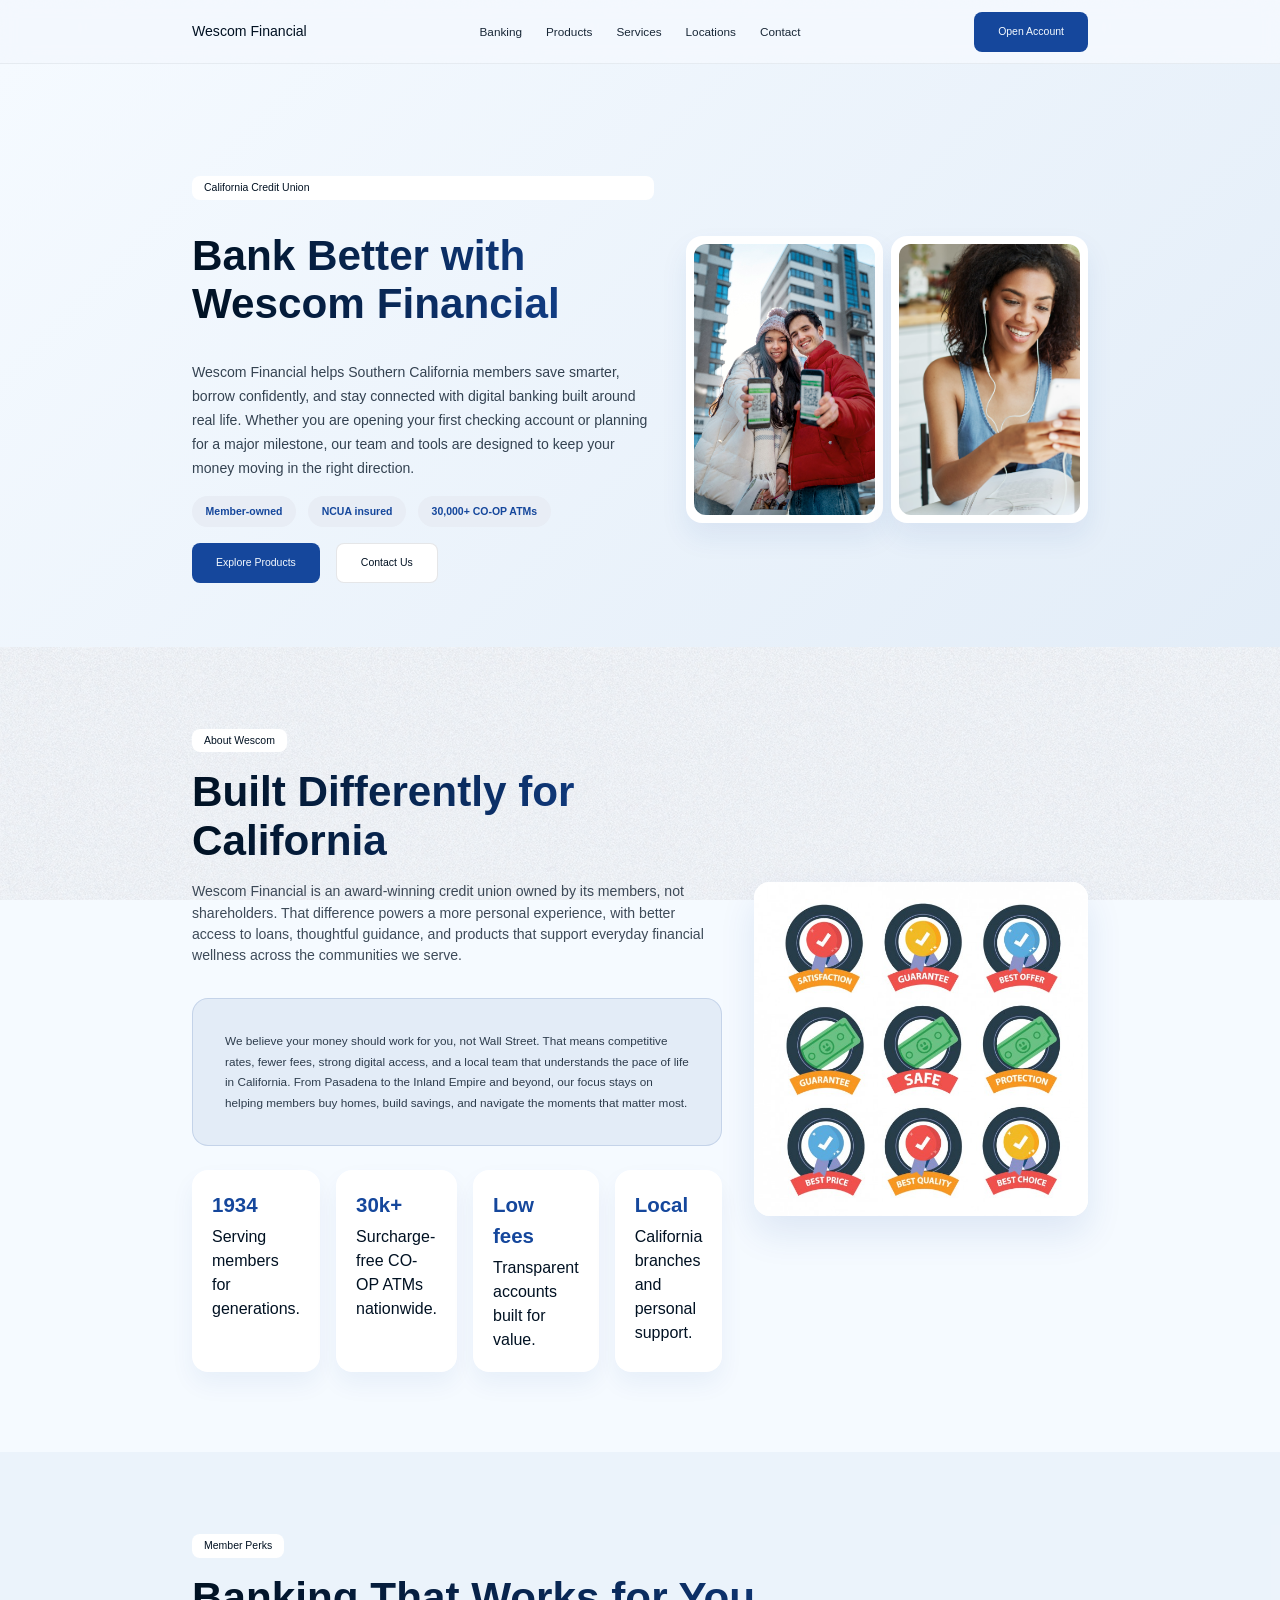
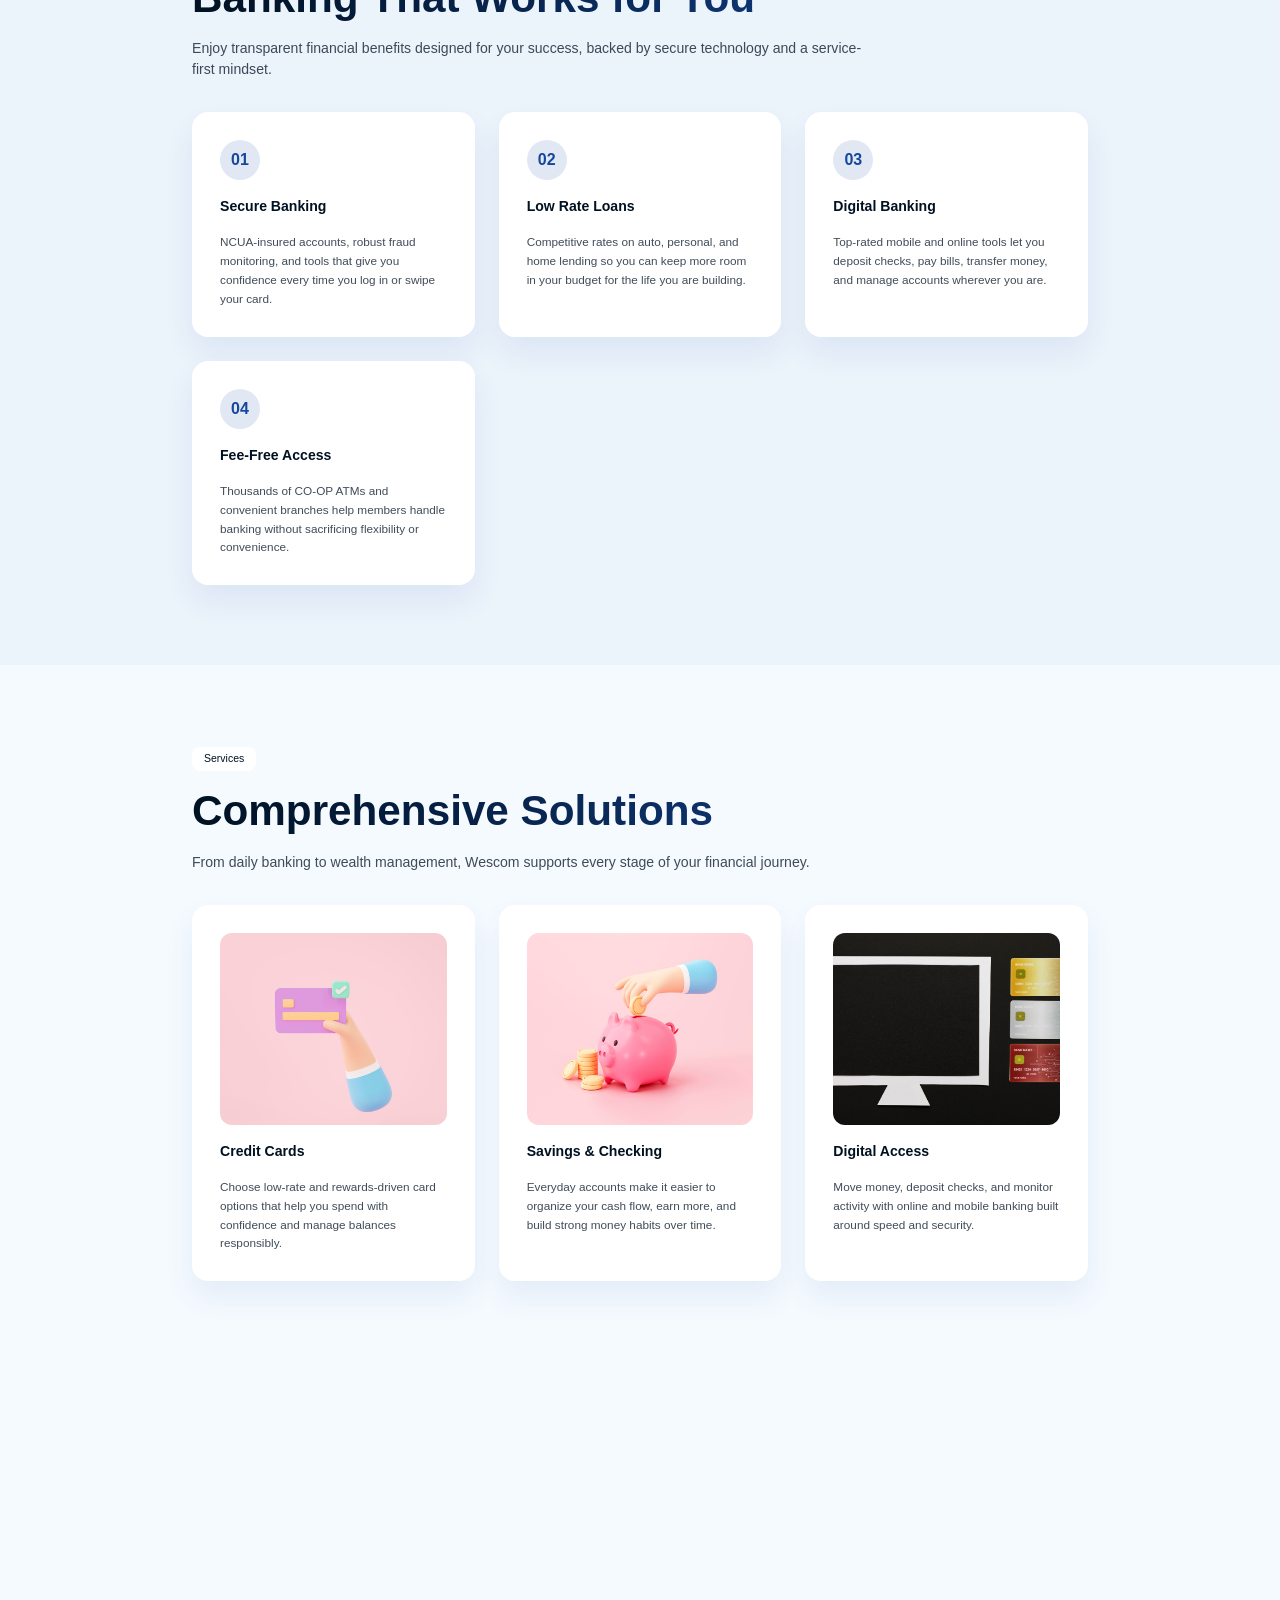
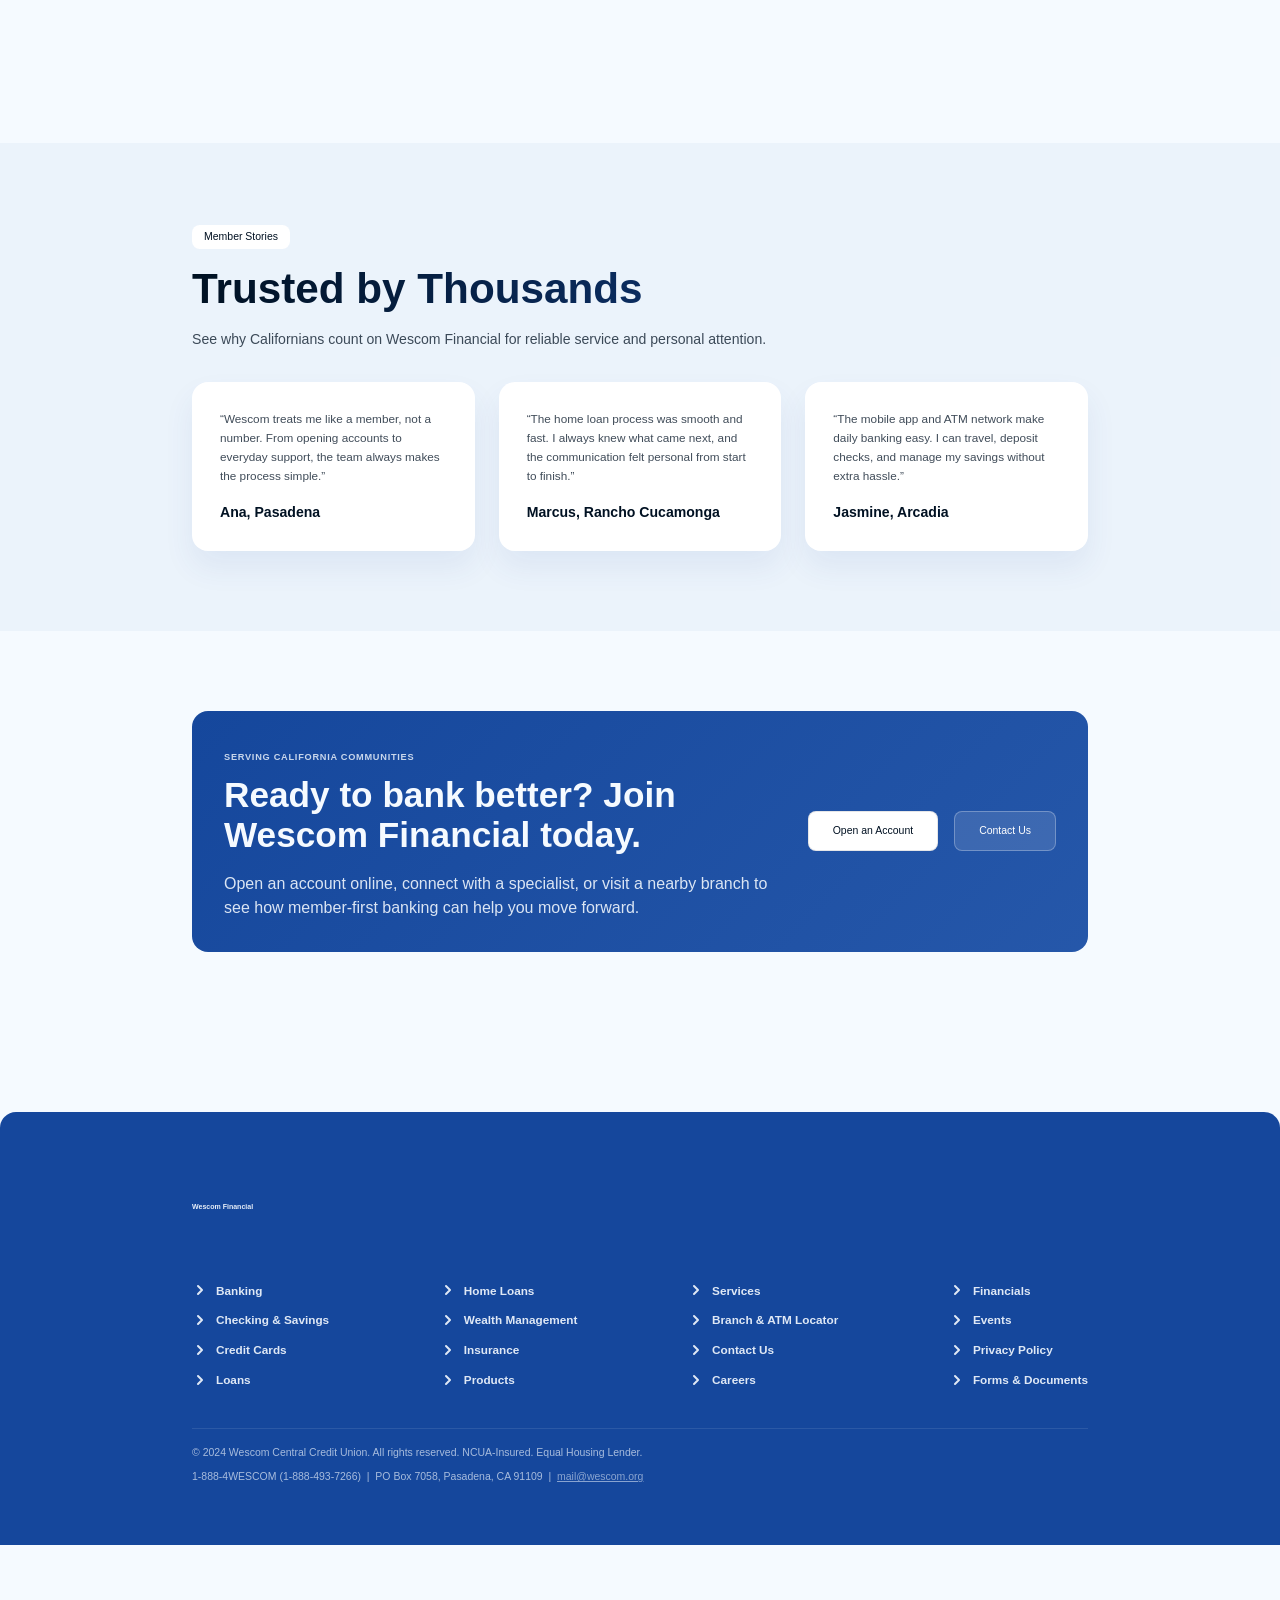
<file: site/index.html>
<!DOCTYPE html>
<html lang="en">
<head>
  <meta charset="UTF-8">
  <meta name="viewport" content="width=device-width, initial-scale=1.0">
  <title>Wescom Financial Credit Union</title>
  <link href="css2.css" rel="stylesheet">
  <style>
    :root {
      --background: #f5faff;
      --card: #ffffff;
      --foreground: #001122;
      --primary-cta: #15479c;
      --primary-cta-text: #f5faff;
      --secondary-cta: #ffffff;
      --secondary-cta-text: #001122;
      --accent: #a8cce8;
      --background-accent: #7ba3cf;
      --radius: 1rem;
      --width-content-width: clamp(40rem, 72.5vw, 100rem);
      --vw-1_5: 1.5vw;
      --width-x-padding-mask-fade: 5vw;
      --width-carousel-padding: calc((100vw - var(--width-content-width)) / 2 + 1px - 1rem);
      --width-carousel-padding-controls: calc((100vw - var(--width-content-width)) / 2 + 1px);
      --width-carousel-item-2: calc(var(--width-content-width) / 2 - var(--vw-1_5) / 2);
      --width-carousel-item-3: calc(var(--width-content-width) / 3 - var(--vw-1_5) / 3 * 2);
      --width-carousel-item-4: calc(var(--width-content-width) / 4 - var(--vw-1_5) / 4 * 3);
      --text-2xs: clamp(0.465rem, 0.62vw, 0.62rem);
      --text-xs: clamp(0.54rem, 0.72vw, 0.72rem);
      --text-sm: clamp(0.615rem, 0.82vw, 0.82rem);
      --text-base: clamp(0.69rem, 0.92vw, 0.92rem);
      --text-lg: clamp(0.75rem, 1vw, 1rem);
      --text-xl: clamp(0.825rem, 1.1vw, 1.1rem);
      --text-2xl: clamp(0.975rem, 1.3vw, 1.3rem);
      --text-3xl: clamp(1.2rem, 1.6vw, 1.6rem);
      --text-4xl: clamp(1.5rem, 2vw, 2rem);
      --text-5xl: clamp(2.025rem, 2.75vw, 2.75rem);
      --text-6xl: clamp(2.475rem, 3.3vw, 3.3rem);
      --text-7xl: clamp(3rem, 4vw, 4rem);
      --text-8xl: clamp(3.5rem, 4.5vw, 4.5rem);
      --text-9xl: clamp(5.25rem, 7vw, 7rem);
      --spacing: 0.25rem;
      --radius-xl: 0.75rem;
      --radius-2xl: 1rem;
      --radius-3xl: 1.5rem;
      --radius-4xl: 2rem;
      --font-weight-normal: 400;
      --font-weight-medium: 500;
      --font-weight-semibold: 600;
      --font-weight-bold: 700;
      --color-background: var(--background);
      --color-card: var(--card);
      --color-foreground: var(--foreground);
      --color-primary-cta: var(--primary-cta);
      --color-primary-cta-text: var(--primary-cta-text);
      --color-secondary-cta: var(--secondary-cta);
      --color-accent: var(--accent);
      --color-background-accent: var(--background-accent);
    }
    *, ::after, ::before { box-sizing: border-box; margin: 0; padding: 0; border: 0 solid; }
    html { line-height: 1.5; font-family: 'Open Sans', sans-serif; scroll-behavior: smooth; }
    body { background: var(--background); color: var(--foreground); font-family: 'Open Sans', sans-serif; min-height: 100vh; display: flex; flex-direction: column; }
    a { color: inherit; text-decoration: none; }
    img, video { max-width: 100%; height: auto; display: block; }
    ol, ul, menu { list-style: none; }
    .w-content-width { width: var(--width-content-width); max-width: 100%; padding: 0 1rem; }
    .card { background: var(--card); border-radius: var(--radius); box-shadow: 0 1px 3px rgba(0,0,0,0.07); }
    .primary-button { background: var(--primary-cta); color: var(--primary-cta-text); border-radius: calc(var(--radius) * 0.5); }
    .secondary-button { background: var(--secondary-cta); color: var(--secondary-cta-text); border-radius: calc(var(--radius) * 0.5); border: 1px solid rgba(0,17,34,0.1); }
    nav[data-section="navbar"] { position: fixed; z-index: 1000; top: 0; left: 0; width: 100%; transition: all 0.5s ease; height: 4rem; background: rgba(245,250,255,0.85); backdrop-filter: blur(8px); border-bottom: 1px solid rgba(0,17,34,0.06); }
    nav[data-section="navbar"].scrolled { box-shadow: 0 2px 20px rgba(0,0,0,0.1); }
    .nav-inner { position: relative; margin: 0 auto; display: flex; align-items: center; justify-content: space-between; height: 100%; width: var(--width-content-width); max-width: 100%; padding: 0 1rem; }
    .nav-logo { font-size: var(--text-xl); font-weight: 500; color: var(--foreground); }
    .nav-links { display: none; position: absolute; left: 50%; transform: translateX(-50%); align-items: center; gap: 1.5rem; }
    @media (min-width: 768px) { .nav-links { display: flex; } }
    .nav-links a { font-size: var(--text-base); color: var(--foreground); opacity: 0.9; transition: opacity 0.2s; }
    .nav-links a:hover { opacity: 0.6; }
    .nav-links a.active { font-weight: 600; color: var(--primary-cta); opacity: 1; }
    .nav-actions { display: flex; align-items: center; gap: 0.5rem; }
    .btn { display: inline-flex; align-items: center; justify-content: center; height: 2.5rem; padding: 0 1.5rem; font-size: var(--text-sm); border-radius: calc(var(--radius) * 0.5); cursor: pointer; transition: opacity 0.2s, transform 0.2s; white-space: nowrap; }
    .btn:hover { opacity: 0.85; }
    .btn-primary { background: var(--primary-cta); color: var(--primary-cta-text); }
    .btn-secondary { background: var(--secondary-cta); color: var(--secondary-cta-text); border: 1px solid rgba(0,17,34,0.1); }
    .mobile-menu-btn { display: flex; align-items: center; justify-content: center; width: 2.5rem; height: 2.5rem; cursor: pointer; }
    @media (min-width: 768px) { .mobile-menu-btn { display: none; } }
    .mobile-menu { display: none; position: fixed; top: 4rem; left: 0; right: 0; background: var(--background); border-bottom: 1px solid rgba(0,0,0,0.08); z-index: 999; padding: 1rem; flex-direction: column; gap: 0.75rem; box-shadow: 0 4px 20px rgba(0,0,0,0.1); }
    .mobile-menu.open { display: flex; }
    .mobile-menu a { font-size: var(--text-base); color: var(--foreground); padding: 0.5rem 0; border-bottom: 1px solid rgba(0,0,0,0.05); }
    .mobile-menu a:last-child { border-bottom: none; }
    .page-hero { padding: 7rem 0 4rem; background: linear-gradient(135deg, var(--background) 0%, color-mix(in srgb, var(--background-accent) 15%, var(--background)) 100%); }
    .page-hero-inner { width: var(--width-content-width); max-width: 100%; margin: 0 auto; padding: 0 1rem; }
    .section { padding: 5rem 0; }
    .section-inner { width: var(--width-content-width); max-width: 100%; margin: 0 auto; padding: 0 1rem; }
    .section-label { display: inline-block; padding: 0.25rem 0.75rem; font-size: var(--text-sm); background: var(--card); border-radius: calc(var(--radius) * 0.5); margin-bottom: 1rem; }
    .section-title { font-size: var(--text-6xl); font-weight: 600; line-height: 1.15; margin-bottom: 1rem; background: linear-gradient(to right, var(--foreground), var(--primary-cta)); -webkit-background-clip: text; -webkit-text-fill-color: transparent; background-clip: text; }
    .section-subtitle { font-size: var(--text-xl); line-height: 1.5; color: var(--foreground); opacity: 0.75; margin-bottom: 2rem; max-width: 42rem; }
    .cards-grid { display: grid; grid-template-columns: 1fr; gap: 1.5rem; }
    @media (min-width: 640px) { .cards-grid { grid-template-columns: repeat(2, 1fr); } }
    @media (min-width: 1024px) { .cards-grid { grid-template-columns: repeat(3, 1fr); } }
    .info-card { background: var(--card); border-radius: var(--radius); padding: 1.75rem; display: flex; flex-direction: column; gap: 1rem; box-shadow: 0 16px 30px rgba(21,71,156,0.08); }
    .info-card-icon { width: 2.5rem; height: 2.5rem; background: color-mix(in srgb, var(--primary-cta) 12%, transparent); color: var(--primary-cta); border-radius: 9999px; display: flex; align-items: center; justify-content: center; font-weight: 700; }
    .info-card-title { font-size: var(--text-xl); font-weight: 600; }
    .info-card-text { font-size: var(--text-base); line-height: 1.6; color: var(--foreground); opacity: 0.75; }
    .tabs { display: flex; flex-wrap: wrap; gap: 0.5rem; margin-bottom: 2rem; border-bottom: 2px solid rgba(0,0,0,0.07); padding-bottom: 0; }
    .tab-btn { padding: 0.75rem 1.25rem; font-size: var(--text-sm); font-weight: 500; cursor: pointer; background: transparent; color: var(--foreground); opacity: 0.7; border-bottom: 2px solid transparent; margin-bottom: -2px; transition: all 0.2s; }
    .tab-btn:hover { opacity: 1; }
    .tab-btn.active { opacity: 1; color: var(--primary-cta); border-bottom-color: var(--primary-cta); font-weight: 600; }
    .tab-panel { display: none; }
    .tab-panel.active { display: block; }
    .map-container { width: 100%; height: 400px; background: color-mix(in srgb, var(--primary-cta) 8%, var(--background)); border-radius: var(--radius); overflow: hidden; position: relative; display: flex; align-items: center; justify-content: center; border: 1px solid rgba(0,0,0,0.06); }
    .location-list { display: grid; grid-template-columns: 1fr; gap: 1rem; }
    @media (min-width: 640px) { .location-list { grid-template-columns: repeat(2, 1fr); } }
    @media (min-width: 1024px) { .location-list { grid-template-columns: repeat(3, 1fr); } }
    .location-card { background: var(--card); border-radius: var(--radius); padding: 1.5rem; display: flex; flex-direction: column; gap: 0.5rem; box-shadow: 0 12px 24px rgba(21,71,156,0.08); }
    .location-card h3 { font-size: var(--text-base); font-weight: 600; }
    .location-card p { font-size: var(--text-sm); color: var(--foreground); opacity: 0.75; line-height: 1.5; }
    .location-badge { display: inline-block; font-size: var(--text-xs); padding: 0.2rem 0.5rem; border-radius: 9999px; margin-bottom: 0.25rem; }
    .badge-branch { background: color-mix(in srgb, var(--primary-cta) 15%, transparent); color: var(--primary-cta); }
    .badge-atm { background: color-mix(in srgb, var(--accent) 30%, transparent); color: var(--foreground); }
    .social-links { display: flex; gap: 1rem; flex-wrap: wrap; }
    .social-link { display: flex; align-items: center; gap: 0.5rem; padding: 0.75rem 1.25rem; background: var(--card); border-radius: var(--radius); font-size: var(--text-sm); font-weight: 500; transition: box-shadow 0.2s, transform 0.2s; }
    .social-link:hover { box-shadow: 0 4px 15px rgba(0,0,0,0.1); transform: translateY(-1px); }
    .social-link svg { flex-shrink: 0; }
    .contact-grid { display: grid; grid-template-columns: 1fr; gap: 1.5rem; }
    @media (min-width: 640px) { .contact-grid { grid-template-columns: repeat(2, 1fr); } }
    @media (min-width: 1024px) { .contact-grid { grid-template-columns: repeat(3, 1fr); } }
    footer[data-section="footer"] { width: 100%; padding: 3.75rem 0; margin-top: 5rem; border-radius: 1rem 1rem 0 0; background: var(--primary-cta); color: var(--primary-cta-text); overflow: hidden; }
    .footer-inner { width: var(--width-content-width); max-width: 100%; margin: 0 auto; padding: 0 1rem; display: flex; flex-direction: column; gap: 2.5rem; }
    .footer-brand { font-size: clamp(2.5rem, 8vw, 8rem); font-weight: 600; line-height: 0.85; padding: 2rem 0; opacity: 0.95; white-space: nowrap; overflow: hidden; }
    .footer-links { display: flex; flex-direction: column; gap: 2rem; }
    @media (min-width: 768px) { .footer-links { flex-direction: row; justify-content: space-between; } }
    .footer-col { display: flex; flex-direction: column; gap: 0.75rem; }
    .footer-link { display: flex; align-items: center; gap: 0.5rem; font-size: var(--text-base); font-weight: 600; opacity: 0.9; transition: opacity 0.2s; }
    .footer-link:hover { opacity: 0.7; }
    .footer-link svg { flex-shrink: 0; width: 1rem; height: 1rem; }
    .footer-legal { font-size: var(--text-sm); opacity: 0.65; padding-top: 1rem; border-top: 1px solid rgba(245,250,255,0.15); }
    .bg-noise { position: fixed; inset: 0; z-index: -10; overflow: hidden; pointer-events: none; }
    .bg-noise::after { content: ''; position: absolute; inset: 0; background-image: url(noise.webp); background-size: 512px; mix-blend-mode: overlay; opacity: 0.1; }
    .gradient-text { background: linear-gradient(to right, var(--foreground), var(--primary-cta)); -webkit-background-clip: text; -webkit-text-fill-color: transparent; background-clip: text; }
    .divider { width: 100%; height: 1px; background: rgba(0,17,34,0.06); }
    .hero-img-grid { display: grid; grid-template-columns: 1fr 1fr; gap: 0.5rem; }
    .hero-img-card { padding: 0.5rem; background: var(--card); border-radius: var(--radius); overflow: hidden; box-shadow: 0 14px 28px rgba(21,71,156,0.08); }
    .hero-img-card img { width: 100%; height: 100%; object-fit: cover; border-radius: calc(var(--radius) * 0.75); }
    .highlight-box { padding: 2rem; background: color-mix(in srgb, var(--primary-cta) 8%, var(--background)); border-radius: var(--radius); border: 1px solid color-mix(in srgb, var(--primary-cta) 15%, transparent); }
    .rate-box { padding: 1.5rem; background: var(--card); border-radius: var(--radius); text-align: center; box-shadow: 0 10px 24px rgba(21,71,156,0.06); }
    .rate-number { font-size: var(--text-5xl); font-weight: 700; color: var(--primary-cta); }
    .rate-label { font-size: var(--text-sm); opacity: 0.7; margin-top: 0.25rem; }
    .split-hero, .two-col { display: grid; gap: 2rem; align-items: center; }
    @media (min-width: 900px) { .split-hero, .two-col { grid-template-columns: 1.15fr 1fr; } }
    .eyebrow { letter-spacing: 0.08em; text-transform: uppercase; font-size: var(--text-xs); color: var(--primary-cta); font-weight: 700; }
    .lead-copy { font-size: var(--text-xl); line-height: 1.7; opacity: 0.78; max-width: 44rem; }
    .stats-grid { display: grid; gap: 1rem; grid-template-columns: repeat(2, 1fr); margin-top: 1.5rem; }
    @media (min-width: 768px) { .stats-grid { grid-template-columns: repeat(4, 1fr); } }
    .stat-card { padding: 1.25rem; background: var(--card); border-radius: var(--radius); box-shadow: 0 12px 24px rgba(21,71,156,0.06); }
    .stat-card strong { display: block; font-size: var(--text-3xl); color: var(--primary-cta); margin-bottom: 0.25rem; }
    .media-card { overflow: hidden; border-radius: var(--radius); box-shadow: 0 18px 36px rgba(21,71,156,0.1); background: var(--card); }
    .media-card img { width: 100%; height: 100%; object-fit: cover; }
    .product-card img, .service-card img { border-radius: calc(var(--radius) * 0.75); height: 12rem; width: 100%; object-fit: cover; }
    .cta-band { padding: 2rem; border-radius: var(--radius); background: linear-gradient(135deg, var(--primary-cta), color-mix(in srgb, var(--primary-cta) 70%, #4b7dc9)); color: var(--primary-cta-text); display: grid; gap: 1rem; align-items: center; }
    @media (min-width: 900px) { .cta-band { grid-template-columns: 1.4fr auto; } }
    .stack { display: grid; gap: 1rem; }
    .list-check { display: grid; gap: 0.75rem; }
    .list-check li { padding-left: 1.5rem; position: relative; opacity: 0.82; }
    .list-check li::before { content: '•'; color: var(--primary-cta); font-weight: 700; position: absolute; left: 0; }
    .tab-copy { font-size: var(--text-base); line-height: 1.75; opacity: 0.8; max-width: 60rem; margin-bottom: 1.5rem; }
    .location-search { width: 100%; padding: 1rem 1.1rem; border-radius: calc(var(--radius) * 0.7); border: 1px solid rgba(0,17,34,0.12); background: var(--card); font-size: var(--text-base); box-shadow: inset 0 1px 2px rgba(0,0,0,0.04); }
    .hours-list p { margin-bottom: 0.5rem; opacity: 0.8; }
    .pill-row { display: flex; gap: 0.75rem; flex-wrap: wrap; }
    .pill { background: color-mix(in srgb, var(--primary-cta) 10%, white); color: var(--primary-cta); padding: 0.45rem 0.85rem; border-radius: 9999px; font-size: var(--text-sm); font-weight: 600; }
    .anchor-offset { scroll-margin-top: 6rem; }
    @media (max-width: 768px) { .section { padding: 3rem 0; } .page-hero { padding: 5.5rem 0 2.5rem; } .footer-brand { white-space: normal; } }
    main { padding-top: 4rem; flex: 1; }
  </style>
</head>

<body>
  <div class="bg-noise"></div>
<nav data-section="navbar">
  <div class="nav-inner">
    <a href="index.html" class="nav-logo">Wescom Financial</a>
    <div class="nav-links">
      <a href="bank/">Banking</a>
      <a href="products/">Products</a>
      <a href="services/">Services</a>
      <a href="branch-atm-locator/">Locations</a>
      <a href="contacts/">Contact</a>
    </div>
    <div class="nav-actions">
      <button class="mobile-menu-btn" aria-label="Toggle menu">
        <svg xmlns="http://www.w3.org/2000/svg" width="24" height="24" viewBox="0 0 24 24" fill="none" stroke="currentColor" stroke-width="2" stroke-linecap="round" stroke-linejoin="round"><line x1="3" y1="6" x2="21" y2="6"/><line x1="3" y1="12" x2="21" y2="12"/><line x1="3" y1="18" x2="21" y2="18"/></svg>
      </button>
      <a href="https://www.wescom.org/login" class="btn btn-primary" target="_blank" rel="noopener noreferrer">Open Account</a>
    </div>
  </div>
</nav>
<div class="mobile-menu">
  <a href="index.html">Home</a>
  <a href="bank/">Banking</a>
  <a href="products/">Products</a>
  <a href="services/">Services</a>
  <a href="branch-atm-locator/">Locations</a>
  <a href="contacts/">Contact</a>
  <a href="https://www.wescom.org/login" class="btn btn-primary" target="_blank" rel="noopener noreferrer">Open Account</a>
</div>
  <main>

<section class="page-hero">
  <div class="page-hero-inner split-hero">
    <div class="animate-in stack">
      <span class="section-label">California Credit Union</span>
      <h1 class="section-title">Bank Better with Wescom Financial</h1>
      <p class="lead-copy">Wescom Financial helps Southern California members save smarter, borrow confidently, and stay connected with digital banking built around real life. Whether you are opening your first checking account or planning for a major milestone, our team and tools are designed to keep your money moving in the right direction.</p>
      <div class="pill-row">
        <span class="pill">Member-owned</span>
        <span class="pill">NCUA insured</span>
        <span class="pill">30,000+ CO-OP ATMs</span>
      </div>
      <div style="display:flex;gap:1rem;flex-wrap:wrap;">
        <a href="products/" class="btn btn-primary">Explore Products</a>
        <a href="contacts/" class="btn btn-secondary">Contact Us</a>
      </div>
    </div>
    <div class="hero-img-grid animate-in">
      <div class="hero-img-card"><img src="couple-traveling-with-vaccination-passports_23-2149351535.jpg" alt="Members using Wescom financial services"></div>
      <div class="hero-img-card"><img src="beautiful-african-woman-headphones-smiling-looking-phone-screen-sitting-resting-cafe_176420-12431.jpg" alt="Member banking on mobile"></div>
    </div>
  </div>
</section>

<section class="section">
  <div class="section-inner two-col">
    <div class="animate-in">
      <span class="section-label">About Wescom</span>
      <h2 class="section-title">Built Differently for California</h2>
      <p class="section-subtitle">Wescom Financial is an award-winning credit union owned by its members, not shareholders. That difference powers a more personal experience, with better access to loans, thoughtful guidance, and products that support everyday financial wellness across the communities we serve.</p>
      <div class="highlight-box">
        <p class="tab-copy" style="margin:0;">We believe your money should work for you, not Wall Street. That means competitive rates, fewer fees, strong digital access, and a local team that understands the pace of life in California. From Pasadena to the Inland Empire and beyond, our focus stays on helping members buy homes, build savings, and navigate the moments that matter most.</p>
      </div>
      <div class="stats-grid">
        <div class="stat-card"><strong>1934</strong><span>Serving members for generations.</span></div>
        <div class="stat-card"><strong>30k+</strong><span>Surcharge-free CO-OP ATMs nationwide.</span></div>
        <div class="stat-card"><strong>Low fees</strong><span>Transparent accounts built for value.</span></div>
        <div class="stat-card"><strong>Local</strong><span>California branches and personal support.</span></div>
      </div>
    </div>
    <div class="media-card animate-in"><img src="quality-logo-templates_1107-25.jpg" alt="Wescom brand card"></div>
  </div>
</section>

<section class="section" style="background:rgba(123,163,207,0.08);">
  <div class="section-inner">
    <span class="section-label">Member Perks</span>
    <h2 class="section-title">Banking That Works for You</h2>
    <p class="section-subtitle">Enjoy transparent financial benefits designed for your success, backed by secure technology and a service-first mindset.</p>
    <div class="cards-grid">
      <article class="info-card animate-in"><div class="info-card-icon">01</div><h3 class="info-card-title">Secure Banking</h3><p class="info-card-text">NCUA-insured accounts, robust fraud monitoring, and tools that give you confidence every time you log in or swipe your card.</p></article>
      <article class="info-card animate-in"><div class="info-card-icon">02</div><h3 class="info-card-title">Low Rate Loans</h3><p class="info-card-text">Competitive rates on auto, personal, and home lending so you can keep more room in your budget for the life you are building.</p></article>
      <article class="info-card animate-in"><div class="info-card-icon">03</div><h3 class="info-card-title">Digital Banking</h3><p class="info-card-text">Top-rated mobile and online tools let you deposit checks, pay bills, transfer money, and manage accounts wherever you are.</p></article>
      <article class="info-card animate-in"><div class="info-card-icon">04</div><h3 class="info-card-title">Fee-Free Access</h3><p class="info-card-text">Thousands of CO-OP ATMs and convenient branches help members handle banking without sacrificing flexibility or convenience.</p></article>
    </div>
  </div>
</section>

<section class="section">
  <div class="section-inner">
    <span class="section-label">Services</span>
    <h2 class="section-title">Comprehensive Solutions</h2>
    <p class="section-subtitle">From daily banking to wealth management, Wescom supports every stage of your financial journey.</p>
    <div class="cards-grid">
      <article class="info-card product-card animate-in"><img src="hand-holding-using-credit-card-payment-online-shopping-pink-background-3d-rendering_56104-1437.jpg" alt="Credit card services"><h3 class="info-card-title">Credit Cards</h3><p class="info-card-text">Choose low-rate and rewards-driven card options that help you spend with confidence and manage balances responsibly.</p></article>
      <article class="info-card product-card animate-in"><img src="hand-putting-coin-pink-piggy-money-savings-concept-pink-background-3d-rendering_56104-1439.jpg" alt="Savings products"><h3 class="info-card-title">Savings &amp; Checking</h3><p class="info-card-text">Everyday accounts make it easier to organize your cash flow, earn more, and build strong money habits over time.</p></article>
      <article class="info-card product-card animate-in"><img src="computer-with-cards-copy-space_23-2148292119.jpg" alt="Digital banking"><h3 class="info-card-title">Digital Access</h3><p class="info-card-text">Move money, deposit checks, and monitor activity with online and mobile banking built around speed and security.</p></article>
      <article class="info-card product-card animate-in"><img src="red-car-bunch-coins_23-2148783035.jpg" alt="Auto loans"><h3 class="info-card-title">Auto Loans</h3><p class="info-card-text">Finance a new or used vehicle with competitive terms and guidance that keeps your monthly payment realistic.</p></article>
      <article class="info-card product-card animate-in"><img src="technology-hologram-illustrated_23-2151877713.jpg" alt="Wealth management"><h3 class="info-card-title">Wealth Management</h3><p class="info-card-text">Plan for retirement, education, and long-term growth with support designed to align your investments with your goals.</p></article>
      <article class="info-card product-card animate-in"><img src="close-up-business-money-graphs-charts-business-concept_1150-2264.jpg" alt="Business and financial planning"><h3 class="info-card-title">Financial Guidance</h3><p class="info-card-text">Explore home lending, insurance options, and personalized planning that helps turn complex decisions into clear next steps.</p></article>
    </div>
  </div>
</section>

<section class="section" style="background:rgba(123,163,207,0.08);">
  <div class="section-inner">
    <span class="section-label">Member Stories</span>
    <h2 class="section-title">Trusted by Thousands</h2>
    <p class="section-subtitle">See why Californians count on Wescom Financial for reliable service and personal attention.</p>
    <div class="cards-grid">
      <article class="info-card animate-in"><p class="info-card-text">“Wescom treats me like a member, not a number. From opening accounts to everyday support, the team always makes the process simple.”</p><h3 class="info-card-title">Ana, Pasadena</h3></article>
      <article class="info-card animate-in"><p class="info-card-text">“The home loan process was smooth and fast. I always knew what came next, and the communication felt personal from start to finish.”</p><h3 class="info-card-title">Marcus, Rancho Cucamonga</h3></article>
      <article class="info-card animate-in"><p class="info-card-text">“The mobile app and ATM network make daily banking easy. I can travel, deposit checks, and manage my savings without extra hassle.”</p><h3 class="info-card-title">Jasmine, Arcadia</h3></article>
    </div>
  </div>
</section>

<section class="section">
  <div class="section-inner">
    <div class="cta-band animate-in">
      <div>
        <span class="eyebrow" style="color:rgba(245,250,255,0.8);">Serving California Communities</span>
        <h2 style="font-size:var(--text-5xl);line-height:1.15;margin:0.5rem 0 1rem;">Ready to bank better? Join Wescom Financial today.</h2>
        <p style="max-width:42rem;opacity:0.88;">Open an account online, connect with a specialist, or visit a nearby branch to see how member-first banking can help you move forward.</p>
      </div>
      <div style="display:flex;gap:1rem;flex-wrap:wrap;justify-content:flex-end;">
        <a href="https://www.wescom.org/login" class="btn btn-secondary" target="_blank" rel="noopener noreferrer">Open an Account</a>
        <a href="contacts/" class="btn" style="background:rgba(255,255,255,0.12);color:#fff;border:1px solid rgba(255,255,255,0.28);">Contact Us</a>
      </div>
    </div>
  </div>
</section>

  </main>
<footer data-section="footer" aria-label="Site footer">
  <div class="footer-inner">
    <div class="footer-brand">Wescom Financial</div>
    <div class="footer-links">
      <div class="footer-col">
        <a href="bank/" class="footer-link"><svg xmlns="http://www.w3.org/2000/svg" width="16" height="16" viewBox="0 0 24 24" fill="none" stroke="currentColor" stroke-width="3" stroke-linecap="round" stroke-linejoin="round"><path d="m9 18 6-6-6-6"/></svg>Banking</a>
        <a href="bank/#checking" class="footer-link"><svg xmlns="http://www.w3.org/2000/svg" width="16" height="16" viewBox="0 0 24 24" fill="none" stroke="currentColor" stroke-width="3" stroke-linecap="round" stroke-linejoin="round"><path d="m9 18 6-6-6-6"/></svg>Checking &amp; Savings</a>
        <a href="bank/#credit-cards" class="footer-link"><svg xmlns="http://www.w3.org/2000/svg" width="16" height="16" viewBox="0 0 24 24" fill="none" stroke="currentColor" stroke-width="3" stroke-linecap="round" stroke-linejoin="round"><path d="m9 18 6-6-6-6"/></svg>Credit Cards</a>
        <a href="bank/#loans" class="footer-link"><svg xmlns="http://www.w3.org/2000/svg" width="16" height="16" viewBox="0 0 24 24" fill="none" stroke="currentColor" stroke-width="3" stroke-linecap="round" stroke-linejoin="round"><path d="m9 18 6-6-6-6"/></svg>Loans</a>
      </div>
      <div class="footer-col">
        <a href="bank/#home-loans" class="footer-link"><svg xmlns="http://www.w3.org/2000/svg" width="16" height="16" viewBox="0 0 24 24" fill="none" stroke="currentColor" stroke-width="3" stroke-linecap="round" stroke-linejoin="round"><path d="m9 18 6-6-6-6"/></svg>Home Loans</a>
        <a href="bank/#wealth" class="footer-link"><svg xmlns="http://www.w3.org/2000/svg" width="16" height="16" viewBox="0 0 24 24" fill="none" stroke="currentColor" stroke-width="3" stroke-linecap="round" stroke-linejoin="round"><path d="m9 18 6-6-6-6"/></svg>Wealth Management</a>
        <a href="bank/#insurance" class="footer-link"><svg xmlns="http://www.w3.org/2000/svg" width="16" height="16" viewBox="0 0 24 24" fill="none" stroke="currentColor" stroke-width="3" stroke-linecap="round" stroke-linejoin="round"><path d="m9 18 6-6-6-6"/></svg>Insurance</a>
        <a href="products/" class="footer-link"><svg xmlns="http://www.w3.org/2000/svg" width="16" height="16" viewBox="0 0 24 24" fill="none" stroke="currentColor" stroke-width="3" stroke-linecap="round" stroke-linejoin="round"><path d="m9 18 6-6-6-6"/></svg>Products</a>
      </div>
      <div class="footer-col">
        <a href="services/" class="footer-link"><svg xmlns="http://www.w3.org/2000/svg" width="16" height="16" viewBox="0 0 24 24" fill="none" stroke="currentColor" stroke-width="3" stroke-linecap="round" stroke-linejoin="round"><path d="m9 18 6-6-6-6"/></svg>Services</a>
        <a href="branch-atm-locator/" class="footer-link"><svg xmlns="http://www.w3.org/2000/svg" width="16" height="16" viewBox="0 0 24 24" fill="none" stroke="currentColor" stroke-width="3" stroke-linecap="round" stroke-linejoin="round"><path d="m9 18 6-6-6-6"/></svg>Branch &amp; ATM Locator</a>
        <a href="contacts/" class="footer-link"><svg xmlns="http://www.w3.org/2000/svg" width="16" height="16" viewBox="0 0 24 24" fill="none" stroke="currentColor" stroke-width="3" stroke-linecap="round" stroke-linejoin="round"><path d="m9 18 6-6-6-6"/></svg>Contact Us</a>
        <a href="https://www.wescom.org/about-us/careers" class="footer-link" target="_blank" rel="noopener noreferrer"><svg xmlns="http://www.w3.org/2000/svg" width="16" height="16" viewBox="0 0 24 24" fill="none" stroke="currentColor" stroke-width="3" stroke-linecap="round" stroke-linejoin="round"><path d="m9 18 6-6-6-6"/></svg>Careers</a>
      </div>
      <div class="footer-col">
        <a href="https://www.wescom.org/about-us/financials" class="footer-link" target="_blank" rel="noopener noreferrer"><svg xmlns="http://www.w3.org/2000/svg" width="16" height="16" viewBox="0 0 24 24" fill="none" stroke="currentColor" stroke-width="3" stroke-linecap="round" stroke-linejoin="round"><path d="m9 18 6-6-6-6"/></svg>Financials</a>
        <a href="https://www.wescom.org/about-us/events" class="footer-link" target="_blank" rel="noopener noreferrer"><svg xmlns="http://www.w3.org/2000/svg" width="16" height="16" viewBox="0 0 24 24" fill="none" stroke="currentColor" stroke-width="3" stroke-linecap="round" stroke-linejoin="round"><path d="m9 18 6-6-6-6"/></svg>Events</a>
        <a href="https://www.wescom.org/privacy-security/privacy-policy" class="footer-link" target="_blank" rel="noopener noreferrer"><svg xmlns="http://www.w3.org/2000/svg" width="16" height="16" viewBox="0 0 24 24" fill="none" stroke="currentColor" stroke-width="3" stroke-linecap="round" stroke-linejoin="round"><path d="m9 18 6-6-6-6"/></svg>Privacy Policy</a>
        <a href="https://www.wescom.org/about-us/forms-documents" class="footer-link" target="_blank" rel="noopener noreferrer"><svg xmlns="http://www.w3.org/2000/svg" width="16" height="16" viewBox="0 0 24 24" fill="none" stroke="currentColor" stroke-width="3" stroke-linecap="round" stroke-linejoin="round"><path d="m9 18 6-6-6-6"/></svg>Forms &amp; Documents</a>
      </div>
    </div>
    <div class="footer-legal">
      <p>© 2024 Wescom Central Credit Union. All rights reserved. NCUA-Insured. Equal Housing Lender.</p>
      <p style="margin-top:0.5rem;">1-888-4WESCOM (1-888-493-7266) &nbsp;|&nbsp; PO Box 7058, Pasadena, CA 91109 &nbsp;|&nbsp; <a href="mailto:mail@wescom.org" style="text-decoration:underline;opacity:0.8;">mail@wescom.org</a></p>
    </div>
  </div>
</footer>

<script>
  const navbar = document.querySelector('nav[data-section="navbar"]');
  window.addEventListener('scroll', () => {
    if (window.scrollY > 20) {
      navbar.classList.add('scrolled');
    } else {
      navbar.classList.remove('scrolled');
    }
  });

  const mobileBtn = document.querySelector('.mobile-menu-btn');
  const mobileMenu = document.querySelector('.mobile-menu');
  if (mobileBtn && mobileMenu) {
    mobileBtn.addEventListener('click', () => {
      mobileMenu.classList.toggle('open');
    });
    mobileMenu.querySelectorAll('a').forEach(link => {
      link.addEventListener('click', () => mobileMenu.classList.remove('open'));
    });
  }

  document.querySelectorAll('.tab-btn').forEach(btn => {
    btn.addEventListener('click', () => {
      const tabGroup = btn.dataset.tabGroup;
      const tabId = btn.dataset.tab;
      document.querySelectorAll(`.tab-btn[data-tab-group="${tabGroup}"]`).forEach(b => b.classList.remove('active'));
      document.querySelectorAll(`.tab-panel[data-tab-group="${tabGroup}"]`).forEach(p => p.classList.remove('active'));
      btn.classList.add('active');
      const panel = document.querySelector(`.tab-panel[data-tab="${tabId}"][data-tab-group="${tabGroup}"]`);
      if (panel) panel.classList.add('active');
    });
  });

  document.querySelectorAll('.tabs').forEach(tabsEl => {
    const firstBtn = tabsEl.querySelector('.tab-btn');
    if (firstBtn) firstBtn.click();
  });

  const activateTabFromHash = () => {
    const hash = window.location.hash.replace('#', '');
    if (!hash) return;
    const matchingBtn = document.querySelector(`.tab-btn[data-tab="${hash}"]`);
    if (matchingBtn) matchingBtn.click();
  };
  activateTabFromHash();
  window.addEventListener('hashchange', activateTabFromHash);

  const observer = new IntersectionObserver((entries) => {
    entries.forEach(entry => {
      if (entry.isIntersecting) {
        entry.target.style.opacity = '1';
        entry.target.style.transform = 'translateY(0)';
        observer.unobserve(entry.target);
      }
    });
  }, { threshold: 0.1 });

  document.querySelectorAll('.animate-in').forEach(el => {
    el.style.opacity = '0';
    el.style.transform = 'translateY(20px)';
    el.style.transition = 'opacity 0.6s ease, transform 0.6s ease';
    observer.observe(el);
  });

  const footerBrand = document.querySelector('.footer-brand');
  if (footerBrand) {
    const resizeFooterBrand = () => {
      const container = footerBrand.parentElement;
      const containerWidth = container.offsetWidth;
      const textWidth = footerBrand.scrollWidth;
      if (textWidth > containerWidth) {
        const ratio = containerWidth / textWidth;
        const currentSize = parseFloat(window.getComputedStyle(footerBrand).fontSize);
        footerBrand.style.fontSize = (currentSize * ratio * 0.95) + 'px';
      }
    };
    setTimeout(resizeFooterBrand, 100);
    window.addEventListener('resize', resizeFooterBrand);
  }
</script>

</body>
</html>
</file>
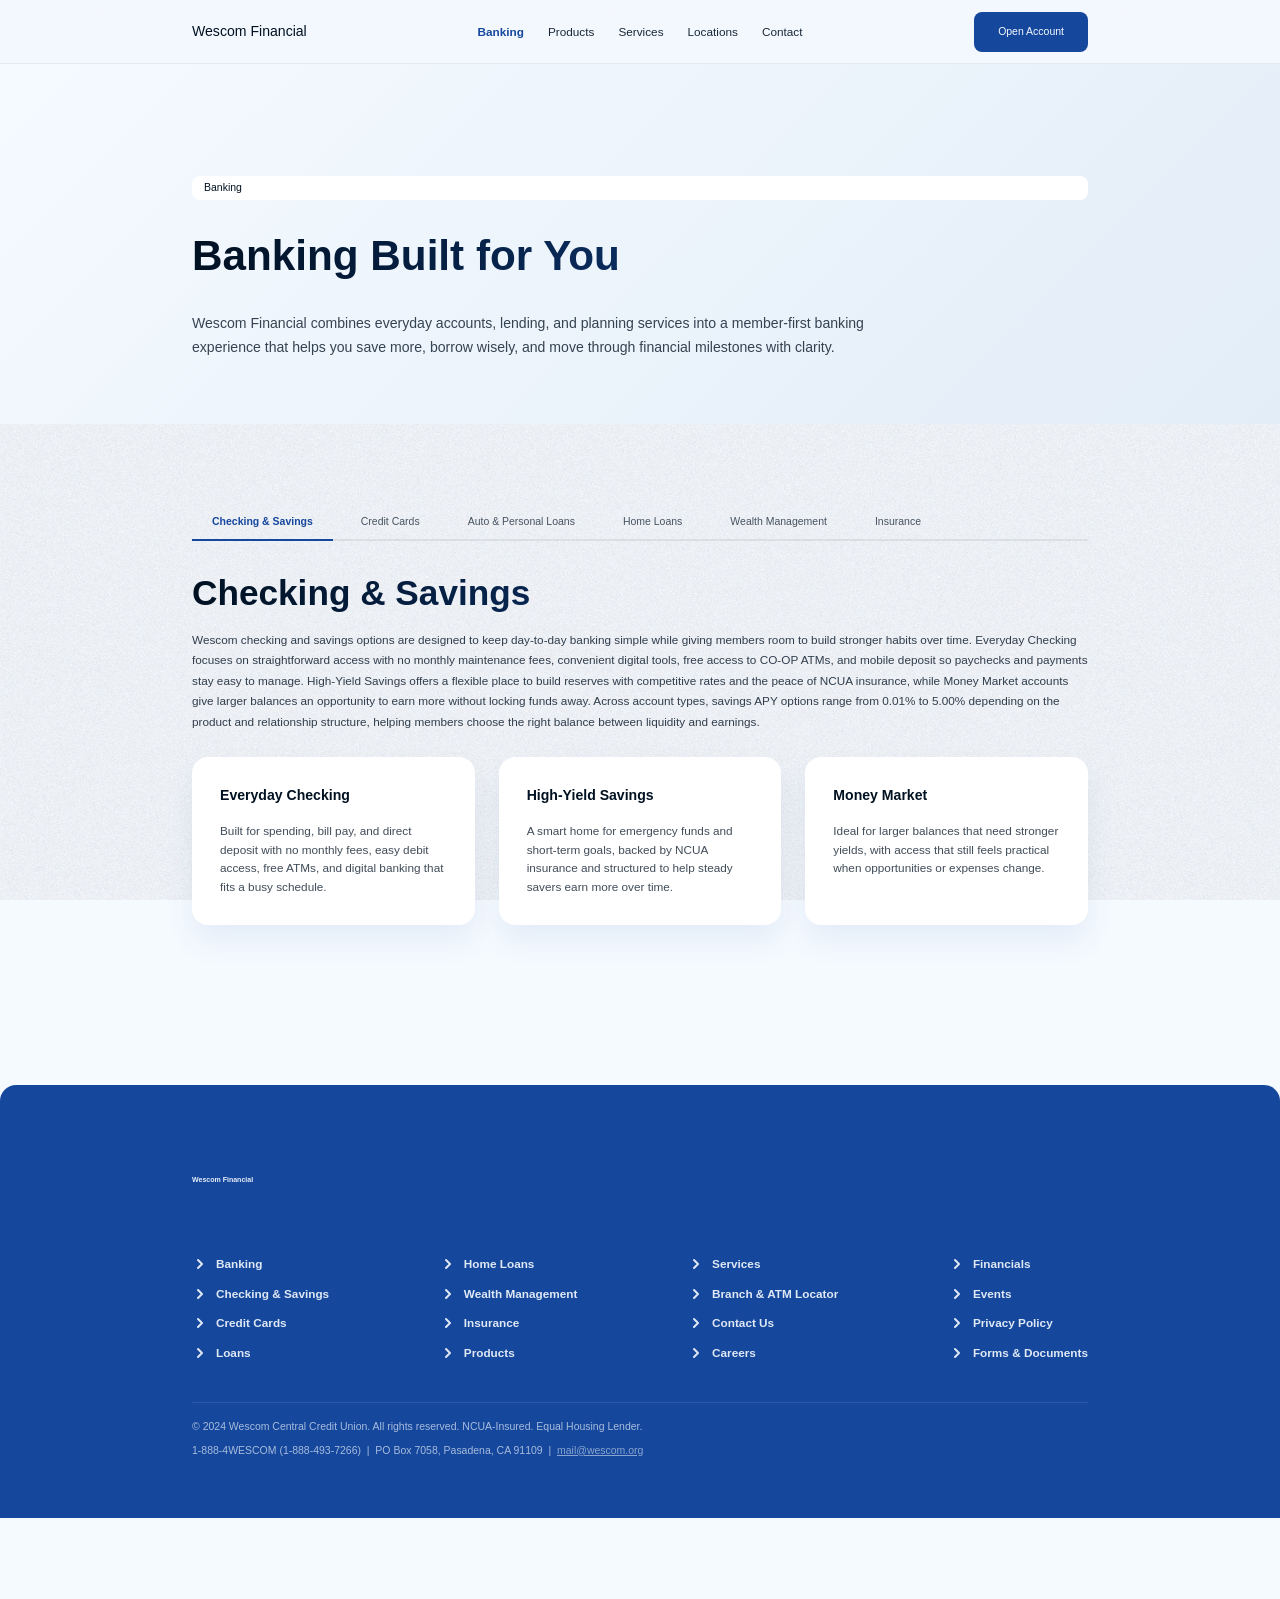
<file: site/bank/index.html>
<!DOCTYPE html>
<html lang="en">
<head>
  <meta charset="UTF-8">
  <meta name="viewport" content="width=device-width, initial-scale=1.0">
  <title>Banking — Wescom Financial</title>
  <link href="css2.css" rel="stylesheet">
  <style>
    :root {
      --background: #f5faff;
      --card: #ffffff;
      --foreground: #001122;
      --primary-cta: #15479c;
      --primary-cta-text: #f5faff;
      --secondary-cta: #ffffff;
      --secondary-cta-text: #001122;
      --accent: #a8cce8;
      --background-accent: #7ba3cf;
      --radius: 1rem;
      --width-content-width: clamp(40rem, 72.5vw, 100rem);
      --vw-1_5: 1.5vw;
      --width-x-padding-mask-fade: 5vw;
      --width-carousel-padding: calc((100vw - var(--width-content-width)) / 2 + 1px - 1rem);
      --width-carousel-padding-controls: calc((100vw - var(--width-content-width)) / 2 + 1px);
      --width-carousel-item-2: calc(var(--width-content-width) / 2 - var(--vw-1_5) / 2);
      --width-carousel-item-3: calc(var(--width-content-width) / 3 - var(--vw-1_5) / 3 * 2);
      --width-carousel-item-4: calc(var(--width-content-width) / 4 - var(--vw-1_5) / 4 * 3);
      --text-2xs: clamp(0.465rem, 0.62vw, 0.62rem);
      --text-xs: clamp(0.54rem, 0.72vw, 0.72rem);
      --text-sm: clamp(0.615rem, 0.82vw, 0.82rem);
      --text-base: clamp(0.69rem, 0.92vw, 0.92rem);
      --text-lg: clamp(0.75rem, 1vw, 1rem);
      --text-xl: clamp(0.825rem, 1.1vw, 1.1rem);
      --text-2xl: clamp(0.975rem, 1.3vw, 1.3rem);
      --text-3xl: clamp(1.2rem, 1.6vw, 1.6rem);
      --text-4xl: clamp(1.5rem, 2vw, 2rem);
      --text-5xl: clamp(2.025rem, 2.75vw, 2.75rem);
      --text-6xl: clamp(2.475rem, 3.3vw, 3.3rem);
      --text-7xl: clamp(3rem, 4vw, 4rem);
      --text-8xl: clamp(3.5rem, 4.5vw, 4.5rem);
      --text-9xl: clamp(5.25rem, 7vw, 7rem);
      --spacing: 0.25rem;
      --radius-xl: 0.75rem;
      --radius-2xl: 1rem;
      --radius-3xl: 1.5rem;
      --radius-4xl: 2rem;
      --font-weight-normal: 400;
      --font-weight-medium: 500;
      --font-weight-semibold: 600;
      --font-weight-bold: 700;
      --color-background: var(--background);
      --color-card: var(--card);
      --color-foreground: var(--foreground);
      --color-primary-cta: var(--primary-cta);
      --color-primary-cta-text: var(--primary-cta-text);
      --color-secondary-cta: var(--secondary-cta);
      --color-accent: var(--accent);
      --color-background-accent: var(--background-accent);
    }
    *, ::after, ::before { box-sizing: border-box; margin: 0; padding: 0; border: 0 solid; }
    html { line-height: 1.5; font-family: 'Open Sans', sans-serif; scroll-behavior: smooth; }
    body { background: var(--background); color: var(--foreground); font-family: 'Open Sans', sans-serif; min-height: 100vh; display: flex; flex-direction: column; }
    a { color: inherit; text-decoration: none; }
    img, video { max-width: 100%; height: auto; display: block; }
    ol, ul, menu { list-style: none; }
    .w-content-width { width: var(--width-content-width); max-width: 100%; padding: 0 1rem; }
    .card { background: var(--card); border-radius: var(--radius); box-shadow: 0 1px 3px rgba(0,0,0,0.07); }
    .primary-button { background: var(--primary-cta); color: var(--primary-cta-text); border-radius: calc(var(--radius) * 0.5); }
    .secondary-button { background: var(--secondary-cta); color: var(--secondary-cta-text); border-radius: calc(var(--radius) * 0.5); border: 1px solid rgba(0,17,34,0.1); }
    nav[data-section="navbar"] { position: fixed; z-index: 1000; top: 0; left: 0; width: 100%; transition: all 0.5s ease; height: 4rem; background: rgba(245,250,255,0.85); backdrop-filter: blur(8px); border-bottom: 1px solid rgba(0,17,34,0.06); }
    nav[data-section="navbar"].scrolled { box-shadow: 0 2px 20px rgba(0,0,0,0.1); }
    .nav-inner { position: relative; margin: 0 auto; display: flex; align-items: center; justify-content: space-between; height: 100%; width: var(--width-content-width); max-width: 100%; padding: 0 1rem; }
    .nav-logo { font-size: var(--text-xl); font-weight: 500; color: var(--foreground); }
    .nav-links { display: none; position: absolute; left: 50%; transform: translateX(-50%); align-items: center; gap: 1.5rem; }
    @media (min-width: 768px) { .nav-links { display: flex; } }
    .nav-links a { font-size: var(--text-base); color: var(--foreground); opacity: 0.9; transition: opacity 0.2s; }
    .nav-links a:hover { opacity: 0.6; }
    .nav-links a.active { font-weight: 600; color: var(--primary-cta); opacity: 1; }
    .nav-actions { display: flex; align-items: center; gap: 0.5rem; }
    .btn { display: inline-flex; align-items: center; justify-content: center; height: 2.5rem; padding: 0 1.5rem; font-size: var(--text-sm); border-radius: calc(var(--radius) * 0.5); cursor: pointer; transition: opacity 0.2s, transform 0.2s; white-space: nowrap; }
    .btn:hover { opacity: 0.85; }
    .btn-primary { background: var(--primary-cta); color: var(--primary-cta-text); }
    .btn-secondary { background: var(--secondary-cta); color: var(--secondary-cta-text); border: 1px solid rgba(0,17,34,0.1); }
    .mobile-menu-btn { display: flex; align-items: center; justify-content: center; width: 2.5rem; height: 2.5rem; cursor: pointer; }
    @media (min-width: 768px) { .mobile-menu-btn { display: none; } }
    .mobile-menu { display: none; position: fixed; top: 4rem; left: 0; right: 0; background: var(--background); border-bottom: 1px solid rgba(0,0,0,0.08); z-index: 999; padding: 1rem; flex-direction: column; gap: 0.75rem; box-shadow: 0 4px 20px rgba(0,0,0,0.1); }
    .mobile-menu.open { display: flex; }
    .mobile-menu a { font-size: var(--text-base); color: var(--foreground); padding: 0.5rem 0; border-bottom: 1px solid rgba(0,0,0,0.05); }
    .mobile-menu a:last-child { border-bottom: none; }
    .page-hero { padding: 7rem 0 4rem; background: linear-gradient(135deg, var(--background) 0%, color-mix(in srgb, var(--background-accent) 15%, var(--background)) 100%); }
    .page-hero-inner { width: var(--width-content-width); max-width: 100%; margin: 0 auto; padding: 0 1rem; }
    .section { padding: 5rem 0; }
    .section-inner { width: var(--width-content-width); max-width: 100%; margin: 0 auto; padding: 0 1rem; }
    .section-label { display: inline-block; padding: 0.25rem 0.75rem; font-size: var(--text-sm); background: var(--card); border-radius: calc(var(--radius) * 0.5); margin-bottom: 1rem; }
    .section-title { font-size: var(--text-6xl); font-weight: 600; line-height: 1.15; margin-bottom: 1rem; background: linear-gradient(to right, var(--foreground), var(--primary-cta)); -webkit-background-clip: text; -webkit-text-fill-color: transparent; background-clip: text; }
    .section-subtitle { font-size: var(--text-xl); line-height: 1.5; color: var(--foreground); opacity: 0.75; margin-bottom: 2rem; max-width: 42rem; }
    .cards-grid { display: grid; grid-template-columns: 1fr; gap: 1.5rem; }
    @media (min-width: 640px) { .cards-grid { grid-template-columns: repeat(2, 1fr); } }
    @media (min-width: 1024px) { .cards-grid { grid-template-columns: repeat(3, 1fr); } }
    .info-card { background: var(--card); border-radius: var(--radius); padding: 1.75rem; display: flex; flex-direction: column; gap: 1rem; box-shadow: 0 16px 30px rgba(21,71,156,0.08); }
    .info-card-icon { width: 2.5rem; height: 2.5rem; background: color-mix(in srgb, var(--primary-cta) 12%, transparent); color: var(--primary-cta); border-radius: 9999px; display: flex; align-items: center; justify-content: center; font-weight: 700; }
    .info-card-title { font-size: var(--text-xl); font-weight: 600; }
    .info-card-text { font-size: var(--text-base); line-height: 1.6; color: var(--foreground); opacity: 0.75; }
    .tabs { display: flex; flex-wrap: wrap; gap: 0.5rem; margin-bottom: 2rem; border-bottom: 2px solid rgba(0,0,0,0.07); padding-bottom: 0; }
    .tab-btn { padding: 0.75rem 1.25rem; font-size: var(--text-sm); font-weight: 500; cursor: pointer; background: transparent; color: var(--foreground); opacity: 0.7; border-bottom: 2px solid transparent; margin-bottom: -2px; transition: all 0.2s; }
    .tab-btn:hover { opacity: 1; }
    .tab-btn.active { opacity: 1; color: var(--primary-cta); border-bottom-color: var(--primary-cta); font-weight: 600; }
    .tab-panel { display: none; }
    .tab-panel.active { display: block; }
    .map-container { width: 100%; height: 400px; background: color-mix(in srgb, var(--primary-cta) 8%, var(--background)); border-radius: var(--radius); overflow: hidden; position: relative; display: flex; align-items: center; justify-content: center; border: 1px solid rgba(0,0,0,0.06); }
    .location-list { display: grid; grid-template-columns: 1fr; gap: 1rem; }
    @media (min-width: 640px) { .location-list { grid-template-columns: repeat(2, 1fr); } }
    @media (min-width: 1024px) { .location-list { grid-template-columns: repeat(3, 1fr); } }
    .location-card { background: var(--card); border-radius: var(--radius); padding: 1.5rem; display: flex; flex-direction: column; gap: 0.5rem; box-shadow: 0 12px 24px rgba(21,71,156,0.08); }
    .location-card h3 { font-size: var(--text-base); font-weight: 600; }
    .location-card p { font-size: var(--text-sm); color: var(--foreground); opacity: 0.75; line-height: 1.5; }
    .location-badge { display: inline-block; font-size: var(--text-xs); padding: 0.2rem 0.5rem; border-radius: 9999px; margin-bottom: 0.25rem; }
    .badge-branch { background: color-mix(in srgb, var(--primary-cta) 15%, transparent); color: var(--primary-cta); }
    .badge-atm { background: color-mix(in srgb, var(--accent) 30%, transparent); color: var(--foreground); }
    .social-links { display: flex; gap: 1rem; flex-wrap: wrap; }
    .social-link { display: flex; align-items: center; gap: 0.5rem; padding: 0.75rem 1.25rem; background: var(--card); border-radius: var(--radius); font-size: var(--text-sm); font-weight: 500; transition: box-shadow 0.2s, transform 0.2s; }
    .social-link:hover { box-shadow: 0 4px 15px rgba(0,0,0,0.1); transform: translateY(-1px); }
    .social-link svg { flex-shrink: 0; }
    .contact-grid { display: grid; grid-template-columns: 1fr; gap: 1.5rem; }
    @media (min-width: 640px) { .contact-grid { grid-template-columns: repeat(2, 1fr); } }
    @media (min-width: 1024px) { .contact-grid { grid-template-columns: repeat(3, 1fr); } }
    footer[data-section="footer"] { width: 100%; padding: 3.75rem 0; margin-top: 5rem; border-radius: 1rem 1rem 0 0; background: var(--primary-cta); color: var(--primary-cta-text); overflow: hidden; }
    .footer-inner { width: var(--width-content-width); max-width: 100%; margin: 0 auto; padding: 0 1rem; display: flex; flex-direction: column; gap: 2.5rem; }
    .footer-brand { font-size: clamp(2.5rem, 8vw, 8rem); font-weight: 600; line-height: 0.85; padding: 2rem 0; opacity: 0.95; white-space: nowrap; overflow: hidden; }
    .footer-links { display: flex; flex-direction: column; gap: 2rem; }
    @media (min-width: 768px) { .footer-links { flex-direction: row; justify-content: space-between; } }
    .footer-col { display: flex; flex-direction: column; gap: 0.75rem; }
    .footer-link { display: flex; align-items: center; gap: 0.5rem; font-size: var(--text-base); font-weight: 600; opacity: 0.9; transition: opacity 0.2s; }
    .footer-link:hover { opacity: 0.7; }
    .footer-link svg { flex-shrink: 0; width: 1rem; height: 1rem; }
    .footer-legal { font-size: var(--text-sm); opacity: 0.65; padding-top: 1rem; border-top: 1px solid rgba(245,250,255,0.15); }
    .bg-noise { position: fixed; inset: 0; z-index: -10; overflow: hidden; pointer-events: none; }
    .bg-noise::after { content: ''; position: absolute; inset: 0; background-image: url(noise.webp); background-size: 512px; mix-blend-mode: overlay; opacity: 0.1; }
    .gradient-text { background: linear-gradient(to right, var(--foreground), var(--primary-cta)); -webkit-background-clip: text; -webkit-text-fill-color: transparent; background-clip: text; }
    .divider { width: 100%; height: 1px; background: rgba(0,17,34,0.06); }
    .hero-img-grid { display: grid; grid-template-columns: 1fr 1fr; gap: 0.5rem; }
    .hero-img-card { padding: 0.5rem; background: var(--card); border-radius: var(--radius); overflow: hidden; box-shadow: 0 14px 28px rgba(21,71,156,0.08); }
    .hero-img-card img { width: 100%; height: 100%; object-fit: cover; border-radius: calc(var(--radius) * 0.75); }
    .highlight-box { padding: 2rem; background: color-mix(in srgb, var(--primary-cta) 8%, var(--background)); border-radius: var(--radius); border: 1px solid color-mix(in srgb, var(--primary-cta) 15%, transparent); }
    .rate-box { padding: 1.5rem; background: var(--card); border-radius: var(--radius); text-align: center; box-shadow: 0 10px 24px rgba(21,71,156,0.06); }
    .rate-number { font-size: var(--text-5xl); font-weight: 700; color: var(--primary-cta); }
    .rate-label { font-size: var(--text-sm); opacity: 0.7; margin-top: 0.25rem; }
    .split-hero, .two-col { display: grid; gap: 2rem; align-items: center; }
    @media (min-width: 900px) { .split-hero, .two-col { grid-template-columns: 1.15fr 1fr; } }
    .eyebrow { letter-spacing: 0.08em; text-transform: uppercase; font-size: var(--text-xs); color: var(--primary-cta); font-weight: 700; }
    .lead-copy { font-size: var(--text-xl); line-height: 1.7; opacity: 0.78; max-width: 44rem; }
    .stats-grid { display: grid; gap: 1rem; grid-template-columns: repeat(2, 1fr); margin-top: 1.5rem; }
    @media (min-width: 768px) { .stats-grid { grid-template-columns: repeat(4, 1fr); } }
    .stat-card { padding: 1.25rem; background: var(--card); border-radius: var(--radius); box-shadow: 0 12px 24px rgba(21,71,156,0.06); }
    .stat-card strong { display: block; font-size: var(--text-3xl); color: var(--primary-cta); margin-bottom: 0.25rem; }
    .media-card { overflow: hidden; border-radius: var(--radius); box-shadow: 0 18px 36px rgba(21,71,156,0.1); background: var(--card); }
    .media-card img { width: 100%; height: 100%; object-fit: cover; }
    .product-card img, .service-card img { border-radius: calc(var(--radius) * 0.75); height: 12rem; width: 100%; object-fit: cover; }
    .cta-band { padding: 2rem; border-radius: var(--radius); background: linear-gradient(135deg, var(--primary-cta), color-mix(in srgb, var(--primary-cta) 70%, #4b7dc9)); color: var(--primary-cta-text); display: grid; gap: 1rem; align-items: center; }
    @media (min-width: 900px) { .cta-band { grid-template-columns: 1.4fr auto; } }
    .stack { display: grid; gap: 1rem; }
    .list-check { display: grid; gap: 0.75rem; }
    .list-check li { padding-left: 1.5rem; position: relative; opacity: 0.82; }
    .list-check li::before { content: '•'; color: var(--primary-cta); font-weight: 700; position: absolute; left: 0; }
    .tab-copy { font-size: var(--text-base); line-height: 1.75; opacity: 0.8; max-width: 60rem; margin-bottom: 1.5rem; }
    .location-search { width: 100%; padding: 1rem 1.1rem; border-radius: calc(var(--radius) * 0.7); border: 1px solid rgba(0,17,34,0.12); background: var(--card); font-size: var(--text-base); box-shadow: inset 0 1px 2px rgba(0,0,0,0.04); }
    .hours-list p { margin-bottom: 0.5rem; opacity: 0.8; }
    .pill-row { display: flex; gap: 0.75rem; flex-wrap: wrap; }
    .pill { background: color-mix(in srgb, var(--primary-cta) 10%, white); color: var(--primary-cta); padding: 0.45rem 0.85rem; border-radius: 9999px; font-size: var(--text-sm); font-weight: 600; }
    .anchor-offset { scroll-margin-top: 6rem; }
    @media (max-width: 768px) { .section { padding: 3rem 0; } .page-hero { padding: 5.5rem 0 2.5rem; } .footer-brand { white-space: normal; } }
    main { padding-top: 4rem; flex: 1; }
  </style>
</head>

<body>
  <div class="bg-noise"></div>
<nav data-section="navbar">
  <div class="nav-inner">
    <a href="../index.html" class="nav-logo">Wescom Financial</a>
    <div class="nav-links">
      <a href="../bank/" class="active">Banking</a>
      <a href="../products/">Products</a>
      <a href="../services/">Services</a>
      <a href="../branch-atm-locator/">Locations</a>
      <a href="../contacts/">Contact</a>
    </div>
    <div class="nav-actions">
      <button class="mobile-menu-btn" aria-label="Toggle menu">
        <svg xmlns="http://www.w3.org/2000/svg" width="24" height="24" viewBox="0 0 24 24" fill="none" stroke="currentColor" stroke-width="2" stroke-linecap="round" stroke-linejoin="round"><line x1="3" y1="6" x2="21" y2="6"/><line x1="3" y1="12" x2="21" y2="12"/><line x1="3" y1="18" x2="21" y2="18"/></svg>
      </button>
      <a href="https://www.wescom.org/login" class="btn btn-primary" target="_blank" rel="noopener noreferrer">Open Account</a>
    </div>
  </div>
</nav>
<div class="mobile-menu">
  <a href="../index.html">Home</a>
  <a href="../bank/">Banking</a>
  <a href="../products/">Products</a>
  <a href="../services/">Services</a>
  <a href="../branch-atm-locator/">Locations</a>
  <a href="../contacts/">Contact</a>
  <a href="https://www.wescom.org/login" class="btn btn-primary" target="_blank" rel="noopener noreferrer">Open Account</a>
</div>
  <main>

<section class="page-hero">
  <div class="page-hero-inner stack">
    <span class="section-label">Banking</span>
    <h1 class="section-title">Banking Built for You</h1>
    <p class="lead-copy">Wescom Financial combines everyday accounts, lending, and planning services into a member-first banking experience that helps you save more, borrow wisely, and move through financial milestones with clarity.</p>
  </div>
</section>

<section class="section">
  <div class="section-inner">
    <div class="tabs animate-in" aria-label="Banking categories">
      <button class="tab-btn anchor-offset" data-tab-group="banking" data-tab="checking">Checking &amp; Savings</button>
      <button class="tab-btn anchor-offset" data-tab-group="banking" data-tab="credit-cards">Credit Cards</button>
      <button class="tab-btn anchor-offset" data-tab-group="banking" data-tab="loans">Auto &amp; Personal Loans</button>
      <button class="tab-btn anchor-offset" data-tab-group="banking" data-tab="home-loans">Home Loans</button>
      <button class="tab-btn anchor-offset" data-tab-group="banking" data-tab="wealth">Wealth Management</button>
      <button class="tab-btn anchor-offset" data-tab-group="banking" data-tab="insurance">Insurance</button>
    </div>

    <article class="tab-panel animate-in anchor-offset" id="checking" data-tab-group="banking" data-tab="checking">
      <h2 class="section-title" style="font-size:var(--text-5xl);">Checking &amp; Savings</h2>
      <p class="tab-copy">Wescom checking and savings options are designed to keep day-to-day banking simple while giving members room to build stronger habits over time. Everyday Checking focuses on straightforward access with no monthly maintenance fees, convenient digital tools, free access to CO-OP ATMs, and mobile deposit so paychecks and payments stay easy to manage. High-Yield Savings offers a flexible place to build reserves with competitive rates and the peace of NCUA insurance, while Money Market accounts give larger balances an opportunity to earn more without locking funds away. Across account types, savings APY options range from 0.01% to 5.00% depending on the product and relationship structure, helping members choose the right balance between liquidity and earnings.</p>
      <div class="cards-grid">
        <div class="info-card"><h3 class="info-card-title">Everyday Checking</h3><p class="info-card-text">Built for spending, bill pay, and direct deposit with no monthly fees, easy debit access, free ATMs, and digital banking that fits a busy schedule.</p></div>
        <div class="info-card"><h3 class="info-card-title">High-Yield Savings</h3><p class="info-card-text">A smart home for emergency funds and short-term goals, backed by NCUA insurance and structured to help steady savers earn more over time.</p></div>
        <div class="info-card"><h3 class="info-card-title">Money Market</h3><p class="info-card-text">Ideal for larger balances that need stronger yields, with access that still feels practical when opportunities or expenses change.</p></div>
      </div>
    </article>

    <article class="tab-panel animate-in anchor-offset" id="credit-cards" data-tab-group="banking" data-tab="credit-cards">
      <h2 class="section-title" style="font-size:var(--text-5xl);">Credit Cards</h2>
      <p class="tab-copy">Wescom credit cards are built to reward members who want flexibility without extra clutter. The Platinum Visa centers on value, with no annual fee and a low variable APR starting around 13.24%, making it a strong option for carrying balances strategically or financing planned purchases. Members who want spending power with ongoing perks can look to the Cash Back Card, which earns 1.5% cash back on all purchases and keeps rewards straightforward instead of category heavy. Travel Rewards options are designed for members who want points on travel and dining while still benefiting from credit union service and more transparent pricing. Together, the lineup balances borrowing costs, rewards, and practical features so members can choose a card that matches how they actually spend.</p>
      <div class="cards-grid">
        <div class="info-card"><h3 class="info-card-title">Platinum Visa</h3><p class="info-card-text">Low variable APR from 13.24%, no annual fee, and a member-friendly structure that works well for planned purchases and balance management.</p></div>
        <div class="info-card"><h3 class="info-card-title">Cash Back Card</h3><p class="info-card-text">Earn 1.5% cash back on every purchase without tracking rotating categories, making everyday spending more rewarding and easier to manage.</p></div>
        <div class="info-card"><h3 class="info-card-title">Travel Rewards</h3><p class="info-card-text">Designed for members who spend on flights, hotels, and dining and want points that support personal and business travel goals.</p></div>
      </div>
    </article>

    <article class="tab-panel animate-in anchor-offset" id="loans" data-tab-group="banking" data-tab="loans">
      <h2 class="section-title" style="font-size:var(--text-5xl);">Auto &amp; Personal Loans</h2>
      <p class="tab-copy">When members need financing for transportation, debt consolidation, or life’s larger purchases, Wescom offers lending that emphasizes speed and clarity. New auto loans start from 5.99% APR and used auto loans from 6.49% APR, helping buyers compare monthly payments with confidence before they walk into a dealership. Personal loans from 9.99% APR provide a flexible solution for consolidating higher-rate debt, covering planned expenses, or managing unexpected costs without turning to less predictable forms of credit. Wescom also promotes a 72-hour loan approval guarantee to help members keep major purchases moving. Combined with personalized service and digital support, these loan programs are meant to reduce guesswork and support borrowing decisions that stay aligned with long-term financial health.</p>
      <div class="cards-grid">
        <div class="info-card"><h3 class="info-card-title">New Auto Loans</h3><p class="info-card-text">Starting from 5.99% APR with terms that help members balance vehicle choice, down payment strategy, and long-term affordability.</p></div>
        <div class="info-card"><h3 class="info-card-title">Used Auto Loans</h3><p class="info-card-text">Starting from 6.49% APR for drivers who want strong value and a clear financing path on dependable pre-owned vehicles.</p></div>
        <div class="info-card"><h3 class="info-card-title">Personal Loans</h3><p class="info-card-text">Starting from 9.99% APR for debt consolidation, planned purchases, or budget smoothing without hidden complexity.</p></div>
      </div>
    </article>

    <article class="tab-panel animate-in anchor-offset" id="home-loans" data-tab-group="banking" data-tab="home-loans">
      <h2 class="section-title" style="font-size:var(--text-5xl);">Home Loans</h2>
      <p class="tab-copy">Wescom home lending is structured to meet members at different points in the housing journey, whether they are buying a first property, refinancing, or looking to make use of existing home equity. Fixed-rate mortgage options such as 30-year and 15-year terms support members who want consistency and predictable monthly payments. Adjustable-rate products, including 5/1 and 7/1 ARM options, can offer flexibility for borrowers whose timeline or financial plans may shift before the first adjustment period. Home Equity Line of Credit programs create access to funds for renovation, tuition, or major expenses, while jumbo loan solutions help members navigate higher-priced California markets. Throughout the process, Wescom’s value comes from pairing loan variety with local guidance so borrowing decisions feel informed rather than rushed.</p>
      <div class="cards-grid">
        <div class="info-card"><h3 class="info-card-title">Fixed-Rate Mortgages</h3><p class="info-card-text">30-year and 15-year choices help members match monthly payment goals with longer-term budgeting confidence and rate stability.</p></div>
        <div class="info-card"><h3 class="info-card-title">Adjustable-Rate Mortgages</h3><p class="info-card-text">5/1 and 7/1 ARM structures can support members looking for early-rate flexibility before future housing or refinance decisions.</p></div>
        <div class="info-card"><h3 class="info-card-title">HELOC &amp; Jumbo</h3><p class="info-card-text">Tap home equity for major goals or finance higher-value homes in competitive California markets with personalized guidance.</p></div>
      </div>
    </article>

    <article class="tab-panel animate-in anchor-offset" id="wealth" data-tab-group="banking" data-tab="wealth">
      <h2 class="section-title" style="font-size:var(--text-5xl);">Wealth Management</h2>
      <p class="tab-copy">Wescom members looking beyond day-to-day banking can access investment and planning services through CUSO Financial Services. That relationship supports a broader financial picture with retirement planning, investment management, IRA strategies, 401(k) rollovers, college savings planning through 529 accounts, and trust services that help protect assets across generations. Wealth management at a credit union level often feels more approachable because it starts with goals and education before moving to product recommendations. Members can align short-term financial decisions with long-term outcomes, whether that means preparing for retirement income, building a legacy plan for family, or organizing assets during a career transition. The result is a planning experience built to connect saving, spending, borrowing, and investing under one clearer strategy.</p>
      <div class="cards-grid">
        <div class="info-card"><h3 class="info-card-title">Investment Services</h3><p class="info-card-text">Guidance through CUSO Financial Services helps members build portfolios aligned with risk comfort, timelines, and income goals.</p></div>
        <div class="info-card"><h3 class="info-card-title">Retirement Planning</h3><p class="info-card-text">Support for IRAs, 401(k) rollovers, and income strategies gives members a more complete framework for life after work.</p></div>
        <div class="info-card"><h3 class="info-card-title">Education &amp; Trust Planning</h3><p class="info-card-text">529 college savings and trust services help families prepare for future expenses while protecting what they build.</p></div>
      </div>
    </article>

    <article class="tab-panel animate-in anchor-offset" id="insurance" data-tab-group="banking" data-tab="insurance">
      <h2 class="section-title" style="font-size:var(--text-5xl);">Insurance</h2>
      <p class="tab-copy">Insurance solutions round out the Wescom experience by helping members protect income, property, and family goals alongside their banking relationships. Coverage options include auto insurance through TruStage, home and renters insurance, life insurance, accidental death and dismemberment coverage, and debt protection designed to support loan obligations during difficult moments. These offerings are valuable because they connect directly to the financial products members already use, reducing the gap between borrowing, ownership, and protection planning. Instead of treating insurance as a separate conversation, Wescom positions it as part of a complete financial wellness strategy. Members can evaluate costs, coverage, and life-stage priorities in one place, making it easier to build resilience while keeping essential protections current and practical.</p>
      <div class="cards-grid">
        <div class="info-card"><h3 class="info-card-title">Auto, Home &amp; Renters</h3><p class="info-card-text">Coverage through trusted partners helps members protect vehicles, homes, and everyday belongings with approachable guidance.</p></div>
        <div class="info-card"><h3 class="info-card-title">Life &amp; AD&amp;D</h3><p class="info-card-text">Life insurance and AD&amp;D options give families extra peace of mind when planning for the unexpected or protecting dependents.</p></div>
        <div class="info-card"><h3 class="info-card-title">Debt Protection</h3><p class="info-card-text">An added layer of support for qualifying loan obligations so tough life events do not automatically derail financial progress.</p></div>
      </div>
    </article>
  </div>
</section>

  </main>
<footer data-section="footer" aria-label="Site footer">
  <div class="footer-inner">
    <div class="footer-brand">Wescom Financial</div>
    <div class="footer-links">
      <div class="footer-col">
        <a href="../bank/" class="footer-link"><svg xmlns="http://www.w3.org/2000/svg" width="16" height="16" viewBox="0 0 24 24" fill="none" stroke="currentColor" stroke-width="3" stroke-linecap="round" stroke-linejoin="round"><path d="m9 18 6-6-6-6"/></svg>Banking</a>
        <a href="../bank/#checking" class="footer-link"><svg xmlns="http://www.w3.org/2000/svg" width="16" height="16" viewBox="0 0 24 24" fill="none" stroke="currentColor" stroke-width="3" stroke-linecap="round" stroke-linejoin="round"><path d="m9 18 6-6-6-6"/></svg>Checking &amp; Savings</a>
        <a href="../bank/#credit-cards" class="footer-link"><svg xmlns="http://www.w3.org/2000/svg" width="16" height="16" viewBox="0 0 24 24" fill="none" stroke="currentColor" stroke-width="3" stroke-linecap="round" stroke-linejoin="round"><path d="m9 18 6-6-6-6"/></svg>Credit Cards</a>
        <a href="../bank/#loans" class="footer-link"><svg xmlns="http://www.w3.org/2000/svg" width="16" height="16" viewBox="0 0 24 24" fill="none" stroke="currentColor" stroke-width="3" stroke-linecap="round" stroke-linejoin="round"><path d="m9 18 6-6-6-6"/></svg>Loans</a>
      </div>
      <div class="footer-col">
        <a href="../bank/#home-loans" class="footer-link"><svg xmlns="http://www.w3.org/2000/svg" width="16" height="16" viewBox="0 0 24 24" fill="none" stroke="currentColor" stroke-width="3" stroke-linecap="round" stroke-linejoin="round"><path d="m9 18 6-6-6-6"/></svg>Home Loans</a>
        <a href="../bank/#wealth" class="footer-link"><svg xmlns="http://www.w3.org/2000/svg" width="16" height="16" viewBox="0 0 24 24" fill="none" stroke="currentColor" stroke-width="3" stroke-linecap="round" stroke-linejoin="round"><path d="m9 18 6-6-6-6"/></svg>Wealth Management</a>
        <a href="../bank/#insurance" class="footer-link"><svg xmlns="http://www.w3.org/2000/svg" width="16" height="16" viewBox="0 0 24 24" fill="none" stroke="currentColor" stroke-width="3" stroke-linecap="round" stroke-linejoin="round"><path d="m9 18 6-6-6-6"/></svg>Insurance</a>
        <a href="../products/" class="footer-link"><svg xmlns="http://www.w3.org/2000/svg" width="16" height="16" viewBox="0 0 24 24" fill="none" stroke="currentColor" stroke-width="3" stroke-linecap="round" stroke-linejoin="round"><path d="m9 18 6-6-6-6"/></svg>Products</a>
      </div>
      <div class="footer-col">
        <a href="../services/" class="footer-link"><svg xmlns="http://www.w3.org/2000/svg" width="16" height="16" viewBox="0 0 24 24" fill="none" stroke="currentColor" stroke-width="3" stroke-linecap="round" stroke-linejoin="round"><path d="m9 18 6-6-6-6"/></svg>Services</a>
        <a href="../branch-atm-locator/" class="footer-link"><svg xmlns="http://www.w3.org/2000/svg" width="16" height="16" viewBox="0 0 24 24" fill="none" stroke="currentColor" stroke-width="3" stroke-linecap="round" stroke-linejoin="round"><path d="m9 18 6-6-6-6"/></svg>Branch &amp; ATM Locator</a>
        <a href="../contacts/" class="footer-link"><svg xmlns="http://www.w3.org/2000/svg" width="16" height="16" viewBox="0 0 24 24" fill="none" stroke="currentColor" stroke-width="3" stroke-linecap="round" stroke-linejoin="round"><path d="m9 18 6-6-6-6"/></svg>Contact Us</a>
        <a href="https://www.wescom.org/about-us/careers" class="footer-link" target="_blank" rel="noopener noreferrer"><svg xmlns="http://www.w3.org/2000/svg" width="16" height="16" viewBox="0 0 24 24" fill="none" stroke="currentColor" stroke-width="3" stroke-linecap="round" stroke-linejoin="round"><path d="m9 18 6-6-6-6"/></svg>Careers</a>
      </div>
      <div class="footer-col">
        <a href="https://www.wescom.org/about-us/financials" class="footer-link" target="_blank" rel="noopener noreferrer"><svg xmlns="http://www.w3.org/2000/svg" width="16" height="16" viewBox="0 0 24 24" fill="none" stroke="currentColor" stroke-width="3" stroke-linecap="round" stroke-linejoin="round"><path d="m9 18 6-6-6-6"/></svg>Financials</a>
        <a href="https://www.wescom.org/about-us/events" class="footer-link" target="_blank" rel="noopener noreferrer"><svg xmlns="http://www.w3.org/2000/svg" width="16" height="16" viewBox="0 0 24 24" fill="none" stroke="currentColor" stroke-width="3" stroke-linecap="round" stroke-linejoin="round"><path d="m9 18 6-6-6-6"/></svg>Events</a>
        <a href="https://www.wescom.org/privacy-security/privacy-policy" class="footer-link" target="_blank" rel="noopener noreferrer"><svg xmlns="http://www.w3.org/2000/svg" width="16" height="16" viewBox="0 0 24 24" fill="none" stroke="currentColor" stroke-width="3" stroke-linecap="round" stroke-linejoin="round"><path d="m9 18 6-6-6-6"/></svg>Privacy Policy</a>
        <a href="https://www.wescom.org/about-us/forms-documents" class="footer-link" target="_blank" rel="noopener noreferrer"><svg xmlns="http://www.w3.org/2000/svg" width="16" height="16" viewBox="0 0 24 24" fill="none" stroke="currentColor" stroke-width="3" stroke-linecap="round" stroke-linejoin="round"><path d="m9 18 6-6-6-6"/></svg>Forms &amp; Documents</a>
      </div>
    </div>
    <div class="footer-legal">
      <p>© 2024 Wescom Central Credit Union. All rights reserved. NCUA-Insured. Equal Housing Lender.</p>
      <p style="margin-top:0.5rem;">1-888-4WESCOM (1-888-493-7266) &nbsp;|&nbsp; PO Box 7058, Pasadena, CA 91109 &nbsp;|&nbsp; <a href="mailto:mail@wescom.org" style="text-decoration:underline;opacity:0.8;">mail@wescom.org</a></p>
    </div>
  </div>
</footer>

<script>
  const navbar = document.querySelector('nav[data-section="navbar"]');
  window.addEventListener('scroll', () => {
    if (window.scrollY > 20) {
      navbar.classList.add('scrolled');
    } else {
      navbar.classList.remove('scrolled');
    }
  });

  const mobileBtn = document.querySelector('.mobile-menu-btn');
  const mobileMenu = document.querySelector('.mobile-menu');
  if (mobileBtn && mobileMenu) {
    mobileBtn.addEventListener('click', () => {
      mobileMenu.classList.toggle('open');
    });
    mobileMenu.querySelectorAll('a').forEach(link => {
      link.addEventListener('click', () => mobileMenu.classList.remove('open'));
    });
  }

  document.querySelectorAll('.tab-btn').forEach(btn => {
    btn.addEventListener('click', () => {
      const tabGroup = btn.dataset.tabGroup;
      const tabId = btn.dataset.tab;
      document.querySelectorAll(`.tab-btn[data-tab-group="${tabGroup}"]`).forEach(b => b.classList.remove('active'));
      document.querySelectorAll(`.tab-panel[data-tab-group="${tabGroup}"]`).forEach(p => p.classList.remove('active'));
      btn.classList.add('active');
      const panel = document.querySelector(`.tab-panel[data-tab="${tabId}"][data-tab-group="${tabGroup}"]`);
      if (panel) panel.classList.add('active');
    });
  });

  document.querySelectorAll('.tabs').forEach(tabsEl => {
    const firstBtn = tabsEl.querySelector('.tab-btn');
    if (firstBtn) firstBtn.click();
  });

  const activateTabFromHash = () => {
    const hash = window.location.hash.replace('#', '');
    if (!hash) return;
    const matchingBtn = document.querySelector(`.tab-btn[data-tab="${hash}"]`);
    if (matchingBtn) matchingBtn.click();
  };
  activateTabFromHash();
  window.addEventListener('hashchange', activateTabFromHash);

  const observer = new IntersectionObserver((entries) => {
    entries.forEach(entry => {
      if (entry.isIntersecting) {
        entry.target.style.opacity = '1';
        entry.target.style.transform = 'translateY(0)';
        observer.unobserve(entry.target);
      }
    });
  }, { threshold: 0.1 });

  document.querySelectorAll('.animate-in').forEach(el => {
    el.style.opacity = '0';
    el.style.transform = 'translateY(20px)';
    el.style.transition = 'opacity 0.6s ease, transform 0.6s ease';
    observer.observe(el);
  });

  const footerBrand = document.querySelector('.footer-brand');
  if (footerBrand) {
    const resizeFooterBrand = () => {
      const container = footerBrand.parentElement;
      const containerWidth = container.offsetWidth;
      const textWidth = footerBrand.scrollWidth;
      if (textWidth > containerWidth) {
        const ratio = containerWidth / textWidth;
        const currentSize = parseFloat(window.getComputedStyle(footerBrand).fontSize);
        footerBrand.style.fontSize = (currentSize * ratio * 0.95) + 'px';
      }
    };
    setTimeout(resizeFooterBrand, 100);
    window.addEventListener('resize', resizeFooterBrand);
  }
</script>

</body>
</html>
</file>
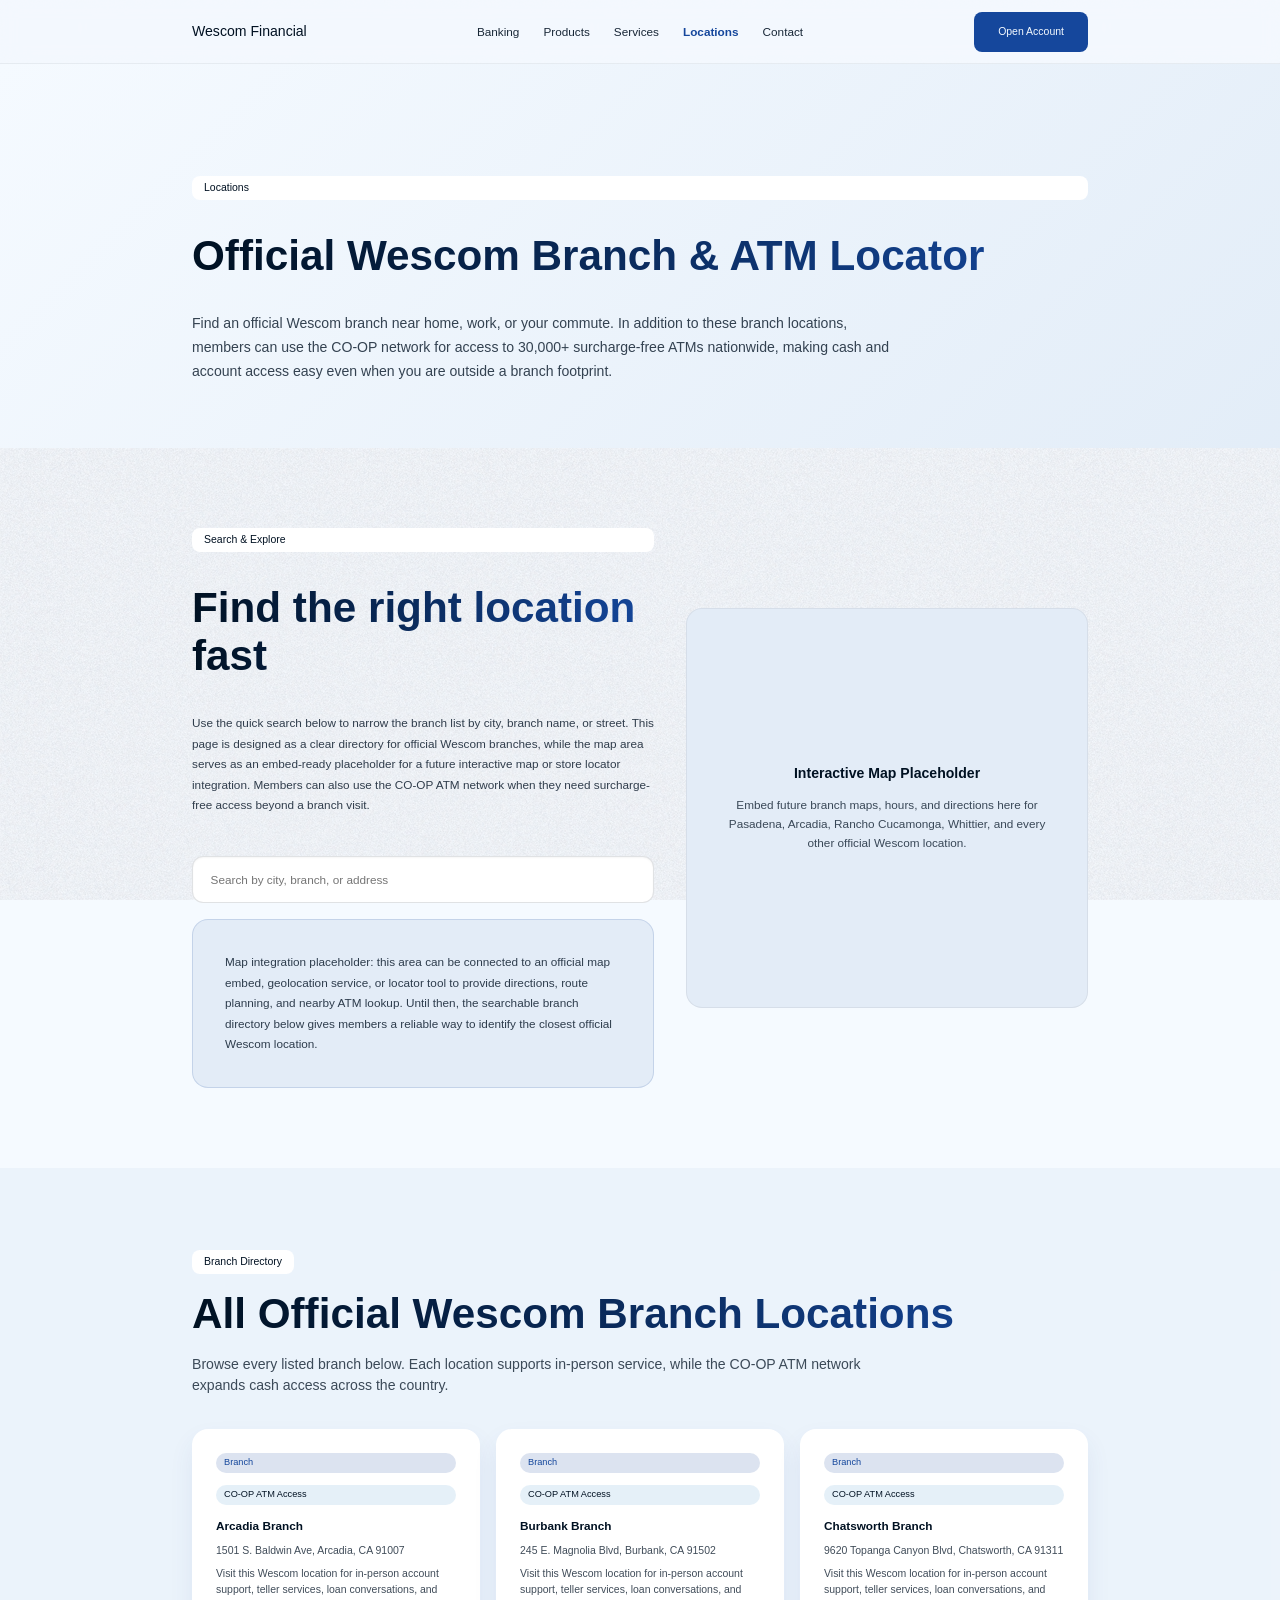
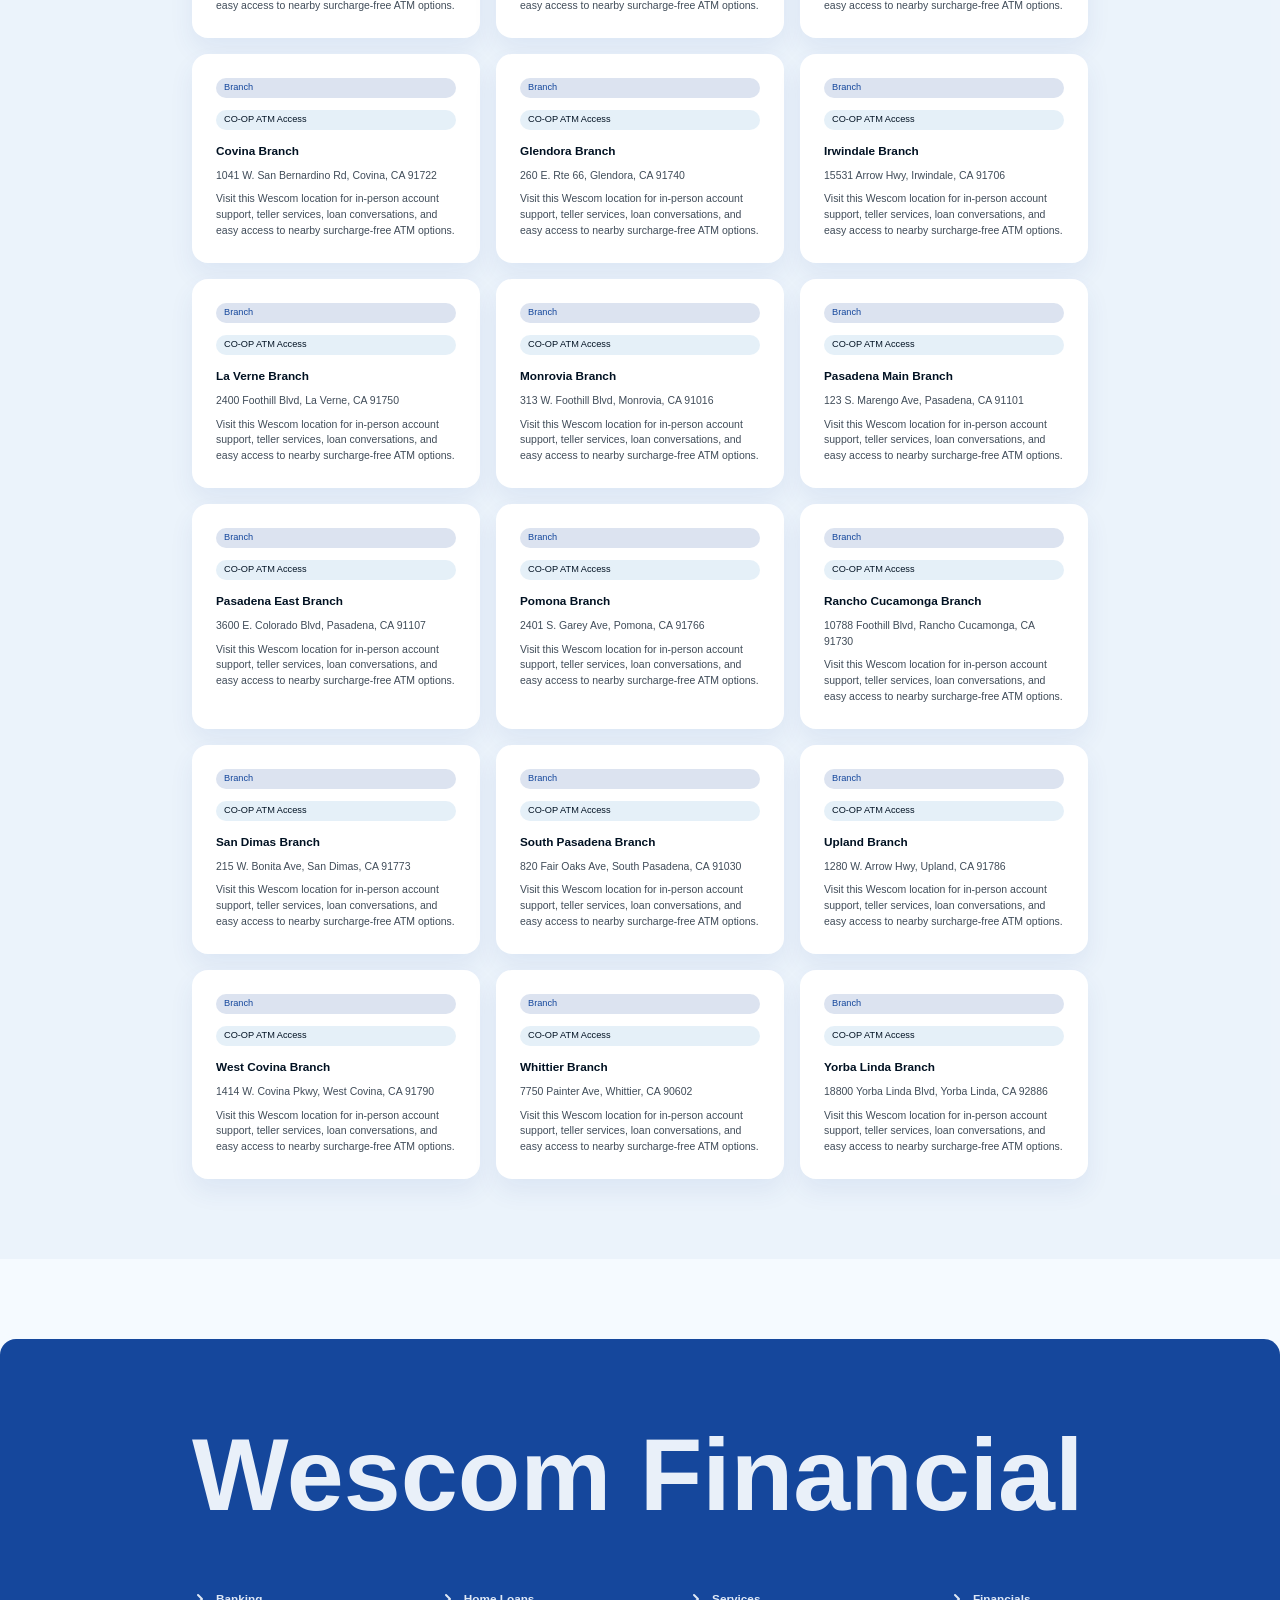
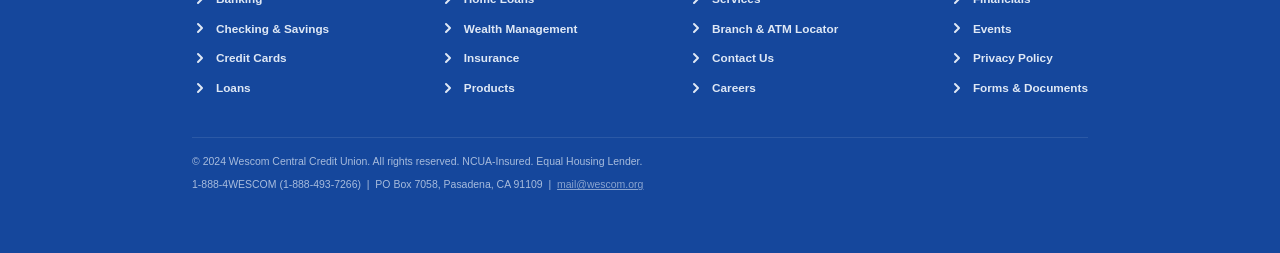
<file: site/branch-atm-locator/index.html>
<!DOCTYPE html>
<html lang="en">
<head>
  <meta charset="UTF-8">
  <meta name="viewport" content="width=device-width, initial-scale=1.0">
  <title>Branch & ATM Locator — Wescom Financial</title>
  <link href="css2.css" rel="stylesheet">
  <style>
    :root {
      --background: #f5faff;
      --card: #ffffff;
      --foreground: #001122;
      --primary-cta: #15479c;
      --primary-cta-text: #f5faff;
      --secondary-cta: #ffffff;
      --secondary-cta-text: #001122;
      --accent: #a8cce8;
      --background-accent: #7ba3cf;
      --radius: 1rem;
      --width-content-width: clamp(40rem, 72.5vw, 100rem);
      --vw-1_5: 1.5vw;
      --width-x-padding-mask-fade: 5vw;
      --width-carousel-padding: calc((100vw - var(--width-content-width)) / 2 + 1px - 1rem);
      --width-carousel-padding-controls: calc((100vw - var(--width-content-width)) / 2 + 1px);
      --width-carousel-item-2: calc(var(--width-content-width) / 2 - var(--vw-1_5) / 2);
      --width-carousel-item-3: calc(var(--width-content-width) / 3 - var(--vw-1_5) / 3 * 2);
      --width-carousel-item-4: calc(var(--width-content-width) / 4 - var(--vw-1_5) / 4 * 3);
      --text-2xs: clamp(0.465rem, 0.62vw, 0.62rem);
      --text-xs: clamp(0.54rem, 0.72vw, 0.72rem);
      --text-sm: clamp(0.615rem, 0.82vw, 0.82rem);
      --text-base: clamp(0.69rem, 0.92vw, 0.92rem);
      --text-lg: clamp(0.75rem, 1vw, 1rem);
      --text-xl: clamp(0.825rem, 1.1vw, 1.1rem);
      --text-2xl: clamp(0.975rem, 1.3vw, 1.3rem);
      --text-3xl: clamp(1.2rem, 1.6vw, 1.6rem);
      --text-4xl: clamp(1.5rem, 2vw, 2rem);
      --text-5xl: clamp(2.025rem, 2.75vw, 2.75rem);
      --text-6xl: clamp(2.475rem, 3.3vw, 3.3rem);
      --text-7xl: clamp(3rem, 4vw, 4rem);
      --text-8xl: clamp(3.5rem, 4.5vw, 4.5rem);
      --text-9xl: clamp(5.25rem, 7vw, 7rem);
      --spacing: 0.25rem;
      --radius-xl: 0.75rem;
      --radius-2xl: 1rem;
      --radius-3xl: 1.5rem;
      --radius-4xl: 2rem;
      --font-weight-normal: 400;
      --font-weight-medium: 500;
      --font-weight-semibold: 600;
      --font-weight-bold: 700;
      --color-background: var(--background);
      --color-card: var(--card);
      --color-foreground: var(--foreground);
      --color-primary-cta: var(--primary-cta);
      --color-primary-cta-text: var(--primary-cta-text);
      --color-secondary-cta: var(--secondary-cta);
      --color-accent: var(--accent);
      --color-background-accent: var(--background-accent);
    }
    *, ::after, ::before { box-sizing: border-box; margin: 0; padding: 0; border: 0 solid; }
    html { line-height: 1.5; font-family: 'Open Sans', sans-serif; scroll-behavior: smooth; }
    body { background: var(--background); color: var(--foreground); font-family: 'Open Sans', sans-serif; min-height: 100vh; display: flex; flex-direction: column; }
    a { color: inherit; text-decoration: none; }
    img, video { max-width: 100%; height: auto; display: block; }
    ol, ul, menu { list-style: none; }
    .w-content-width { width: var(--width-content-width); max-width: 100%; padding: 0 1rem; }
    .card { background: var(--card); border-radius: var(--radius); box-shadow: 0 1px 3px rgba(0,0,0,0.07); }
    .primary-button { background: var(--primary-cta); color: var(--primary-cta-text); border-radius: calc(var(--radius) * 0.5); }
    .secondary-button { background: var(--secondary-cta); color: var(--secondary-cta-text); border-radius: calc(var(--radius) * 0.5); border: 1px solid rgba(0,17,34,0.1); }
    nav[data-section="navbar"] { position: fixed; z-index: 1000; top: 0; left: 0; width: 100%; transition: all 0.5s ease; height: 4rem; background: rgba(245,250,255,0.85); backdrop-filter: blur(8px); border-bottom: 1px solid rgba(0,17,34,0.06); }
    nav[data-section="navbar"].scrolled { box-shadow: 0 2px 20px rgba(0,0,0,0.1); }
    .nav-inner { position: relative; margin: 0 auto; display: flex; align-items: center; justify-content: space-between; height: 100%; width: var(--width-content-width); max-width: 100%; padding: 0 1rem; }
    .nav-logo { font-size: var(--text-xl); font-weight: 500; color: var(--foreground); }
    .nav-links { display: none; position: absolute; left: 50%; transform: translateX(-50%); align-items: center; gap: 1.5rem; }
    @media (min-width: 768px) { .nav-links { display: flex; } }
    .nav-links a { font-size: var(--text-base); color: var(--foreground); opacity: 0.9; transition: opacity 0.2s; }
    .nav-links a:hover { opacity: 0.6; }
    .nav-links a.active { font-weight: 600; color: var(--primary-cta); opacity: 1; }
    .nav-actions { display: flex; align-items: center; gap: 0.5rem; }
    .btn { display: inline-flex; align-items: center; justify-content: center; height: 2.5rem; padding: 0 1.5rem; font-size: var(--text-sm); border-radius: calc(var(--radius) * 0.5); cursor: pointer; transition: opacity 0.2s, transform 0.2s; white-space: nowrap; }
    .btn:hover { opacity: 0.85; }
    .btn-primary { background: var(--primary-cta); color: var(--primary-cta-text); }
    .btn-secondary { background: var(--secondary-cta); color: var(--secondary-cta-text); border: 1px solid rgba(0,17,34,0.1); }
    .mobile-menu-btn { display: flex; align-items: center; justify-content: center; width: 2.5rem; height: 2.5rem; cursor: pointer; }
    @media (min-width: 768px) { .mobile-menu-btn { display: none; } }
    .mobile-menu { display: none; position: fixed; top: 4rem; left: 0; right: 0; background: var(--background); border-bottom: 1px solid rgba(0,0,0,0.08); z-index: 999; padding: 1rem; flex-direction: column; gap: 0.75rem; box-shadow: 0 4px 20px rgba(0,0,0,0.1); }
    .mobile-menu.open { display: flex; }
    .mobile-menu a { font-size: var(--text-base); color: var(--foreground); padding: 0.5rem 0; border-bottom: 1px solid rgba(0,0,0,0.05); }
    .mobile-menu a:last-child { border-bottom: none; }
    .page-hero { padding: 7rem 0 4rem; background: linear-gradient(135deg, var(--background) 0%, color-mix(in srgb, var(--background-accent) 15%, var(--background)) 100%); }
    .page-hero-inner { width: var(--width-content-width); max-width: 100%; margin: 0 auto; padding: 0 1rem; }
    .section { padding: 5rem 0; }
    .section-inner { width: var(--width-content-width); max-width: 100%; margin: 0 auto; padding: 0 1rem; }
    .section-label { display: inline-block; padding: 0.25rem 0.75rem; font-size: var(--text-sm); background: var(--card); border-radius: calc(var(--radius) * 0.5); margin-bottom: 1rem; }
    .section-title { font-size: var(--text-6xl); font-weight: 600; line-height: 1.15; margin-bottom: 1rem; background: linear-gradient(to right, var(--foreground), var(--primary-cta)); -webkit-background-clip: text; -webkit-text-fill-color: transparent; background-clip: text; }
    .section-subtitle { font-size: var(--text-xl); line-height: 1.5; color: var(--foreground); opacity: 0.75; margin-bottom: 2rem; max-width: 42rem; }
    .cards-grid { display: grid; grid-template-columns: 1fr; gap: 1.5rem; }
    @media (min-width: 640px) { .cards-grid { grid-template-columns: repeat(2, 1fr); } }
    @media (min-width: 1024px) { .cards-grid { grid-template-columns: repeat(3, 1fr); } }
    .info-card { background: var(--card); border-radius: var(--radius); padding: 1.75rem; display: flex; flex-direction: column; gap: 1rem; box-shadow: 0 16px 30px rgba(21,71,156,0.08); }
    .info-card-icon { width: 2.5rem; height: 2.5rem; background: color-mix(in srgb, var(--primary-cta) 12%, transparent); color: var(--primary-cta); border-radius: 9999px; display: flex; align-items: center; justify-content: center; font-weight: 700; }
    .info-card-title { font-size: var(--text-xl); font-weight: 600; }
    .info-card-text { font-size: var(--text-base); line-height: 1.6; color: var(--foreground); opacity: 0.75; }
    .tabs { display: flex; flex-wrap: wrap; gap: 0.5rem; margin-bottom: 2rem; border-bottom: 2px solid rgba(0,0,0,0.07); padding-bottom: 0; }
    .tab-btn { padding: 0.75rem 1.25rem; font-size: var(--text-sm); font-weight: 500; cursor: pointer; background: transparent; color: var(--foreground); opacity: 0.7; border-bottom: 2px solid transparent; margin-bottom: -2px; transition: all 0.2s; }
    .tab-btn:hover { opacity: 1; }
    .tab-btn.active { opacity: 1; color: var(--primary-cta); border-bottom-color: var(--primary-cta); font-weight: 600; }
    .tab-panel { display: none; }
    .tab-panel.active { display: block; }
    .map-container { width: 100%; height: 400px; background: color-mix(in srgb, var(--primary-cta) 8%, var(--background)); border-radius: var(--radius); overflow: hidden; position: relative; display: flex; align-items: center; justify-content: center; border: 1px solid rgba(0,0,0,0.06); }
    .location-list { display: grid; grid-template-columns: 1fr; gap: 1rem; }
    @media (min-width: 640px) { .location-list { grid-template-columns: repeat(2, 1fr); } }
    @media (min-width: 1024px) { .location-list { grid-template-columns: repeat(3, 1fr); } }
    .location-card { background: var(--card); border-radius: var(--radius); padding: 1.5rem; display: flex; flex-direction: column; gap: 0.5rem; box-shadow: 0 12px 24px rgba(21,71,156,0.08); }
    .location-card h3 { font-size: var(--text-base); font-weight: 600; }
    .location-card p { font-size: var(--text-sm); color: var(--foreground); opacity: 0.75; line-height: 1.5; }
    .location-badge { display: inline-block; font-size: var(--text-xs); padding: 0.2rem 0.5rem; border-radius: 9999px; margin-bottom: 0.25rem; }
    .badge-branch { background: color-mix(in srgb, var(--primary-cta) 15%, transparent); color: var(--primary-cta); }
    .badge-atm { background: color-mix(in srgb, var(--accent) 30%, transparent); color: var(--foreground); }
    .social-links { display: flex; gap: 1rem; flex-wrap: wrap; }
    .social-link { display: flex; align-items: center; gap: 0.5rem; padding: 0.75rem 1.25rem; background: var(--card); border-radius: var(--radius); font-size: var(--text-sm); font-weight: 500; transition: box-shadow 0.2s, transform 0.2s; }
    .social-link:hover { box-shadow: 0 4px 15px rgba(0,0,0,0.1); transform: translateY(-1px); }
    .social-link svg { flex-shrink: 0; }
    .contact-grid { display: grid; grid-template-columns: 1fr; gap: 1.5rem; }
    @media (min-width: 640px) { .contact-grid { grid-template-columns: repeat(2, 1fr); } }
    @media (min-width: 1024px) { .contact-grid { grid-template-columns: repeat(3, 1fr); } }
    footer[data-section="footer"] { width: 100%; padding: 3.75rem 0; margin-top: 5rem; border-radius: 1rem 1rem 0 0; background: var(--primary-cta); color: var(--primary-cta-text); overflow: hidden; }
    .footer-inner { width: var(--width-content-width); max-width: 100%; margin: 0 auto; padding: 0 1rem; display: flex; flex-direction: column; gap: 2.5rem; }
    .footer-brand { font-size: clamp(2.5rem, 8vw, 8rem); font-weight: 600; line-height: 0.85; padding: 2rem 0; opacity: 0.95; white-space: nowrap; overflow: hidden; }
    .footer-links { display: flex; flex-direction: column; gap: 2rem; }
    @media (min-width: 768px) { .footer-links { flex-direction: row; justify-content: space-between; } }
    .footer-col { display: flex; flex-direction: column; gap: 0.75rem; }
    .footer-link { display: flex; align-items: center; gap: 0.5rem; font-size: var(--text-base); font-weight: 600; opacity: 0.9; transition: opacity 0.2s; }
    .footer-link:hover { opacity: 0.7; }
    .footer-link svg { flex-shrink: 0; width: 1rem; height: 1rem; }
    .footer-legal { font-size: var(--text-sm); opacity: 0.65; padding-top: 1rem; border-top: 1px solid rgba(245,250,255,0.15); }
    .bg-noise { position: fixed; inset: 0; z-index: -10; overflow: hidden; pointer-events: none; }
    .bg-noise::after { content: ''; position: absolute; inset: 0; background-image: url(noise.webp); background-size: 512px; mix-blend-mode: overlay; opacity: 0.1; }
    .gradient-text { background: linear-gradient(to right, var(--foreground), var(--primary-cta)); -webkit-background-clip: text; -webkit-text-fill-color: transparent; background-clip: text; }
    .divider { width: 100%; height: 1px; background: rgba(0,17,34,0.06); }
    .hero-img-grid { display: grid; grid-template-columns: 1fr 1fr; gap: 0.5rem; }
    .hero-img-card { padding: 0.5rem; background: var(--card); border-radius: var(--radius); overflow: hidden; box-shadow: 0 14px 28px rgba(21,71,156,0.08); }
    .hero-img-card img { width: 100%; height: 100%; object-fit: cover; border-radius: calc(var(--radius) * 0.75); }
    .highlight-box { padding: 2rem; background: color-mix(in srgb, var(--primary-cta) 8%, var(--background)); border-radius: var(--radius); border: 1px solid color-mix(in srgb, var(--primary-cta) 15%, transparent); }
    .rate-box { padding: 1.5rem; background: var(--card); border-radius: var(--radius); text-align: center; box-shadow: 0 10px 24px rgba(21,71,156,0.06); }
    .rate-number { font-size: var(--text-5xl); font-weight: 700; color: var(--primary-cta); }
    .rate-label { font-size: var(--text-sm); opacity: 0.7; margin-top: 0.25rem; }
    .split-hero, .two-col { display: grid; gap: 2rem; align-items: center; }
    @media (min-width: 900px) { .split-hero, .two-col { grid-template-columns: 1.15fr 1fr; } }
    .eyebrow { letter-spacing: 0.08em; text-transform: uppercase; font-size: var(--text-xs); color: var(--primary-cta); font-weight: 700; }
    .lead-copy { font-size: var(--text-xl); line-height: 1.7; opacity: 0.78; max-width: 44rem; }
    .stats-grid { display: grid; gap: 1rem; grid-template-columns: repeat(2, 1fr); margin-top: 1.5rem; }
    @media (min-width: 768px) { .stats-grid { grid-template-columns: repeat(4, 1fr); } }
    .stat-card { padding: 1.25rem; background: var(--card); border-radius: var(--radius); box-shadow: 0 12px 24px rgba(21,71,156,0.06); }
    .stat-card strong { display: block; font-size: var(--text-3xl); color: var(--primary-cta); margin-bottom: 0.25rem; }
    .media-card { overflow: hidden; border-radius: var(--radius); box-shadow: 0 18px 36px rgba(21,71,156,0.1); background: var(--card); }
    .media-card img { width: 100%; height: 100%; object-fit: cover; }
    .product-card img, .service-card img { border-radius: calc(var(--radius) * 0.75); height: 12rem; width: 100%; object-fit: cover; }
    .cta-band { padding: 2rem; border-radius: var(--radius); background: linear-gradient(135deg, var(--primary-cta), color-mix(in srgb, var(--primary-cta) 70%, #4b7dc9)); color: var(--primary-cta-text); display: grid; gap: 1rem; align-items: center; }
    @media (min-width: 900px) { .cta-band { grid-template-columns: 1.4fr auto; } }
    .stack { display: grid; gap: 1rem; }
    .list-check { display: grid; gap: 0.75rem; }
    .list-check li { padding-left: 1.5rem; position: relative; opacity: 0.82; }
    .list-check li::before { content: '•'; color: var(--primary-cta); font-weight: 700; position: absolute; left: 0; }
    .tab-copy { font-size: var(--text-base); line-height: 1.75; opacity: 0.8; max-width: 60rem; margin-bottom: 1.5rem; }
    .location-search { width: 100%; padding: 1rem 1.1rem; border-radius: calc(var(--radius) * 0.7); border: 1px solid rgba(0,17,34,0.12); background: var(--card); font-size: var(--text-base); box-shadow: inset 0 1px 2px rgba(0,0,0,0.04); }
    .hours-list p { margin-bottom: 0.5rem; opacity: 0.8; }
    .pill-row { display: flex; gap: 0.75rem; flex-wrap: wrap; }
    .pill { background: color-mix(in srgb, var(--primary-cta) 10%, white); color: var(--primary-cta); padding: 0.45rem 0.85rem; border-radius: 9999px; font-size: var(--text-sm); font-weight: 600; }
    .anchor-offset { scroll-margin-top: 6rem; }
    @media (max-width: 768px) { .section { padding: 3rem 0; } .page-hero { padding: 5.5rem 0 2.5rem; } .footer-brand { white-space: normal; } }
    main { padding-top: 4rem; flex: 1; }
  </style>
</head>

<body>
  <div class="bg-noise"></div>
<nav data-section="navbar">
  <div class="nav-inner">
    <a href="../index.html" class="nav-logo">Wescom Financial</a>
    <div class="nav-links">
      <a href="../bank/">Banking</a>
      <a href="../products/">Products</a>
      <a href="../services/">Services</a>
      <a href="../branch-atm-locator/" class="active">Locations</a>
      <a href="../contacts/">Contact</a>
    </div>
    <div class="nav-actions">
      <button class="mobile-menu-btn" aria-label="Toggle menu">
        <svg xmlns="http://www.w3.org/2000/svg" width="24" height="24" viewBox="0 0 24 24" fill="none" stroke="currentColor" stroke-width="2" stroke-linecap="round" stroke-linejoin="round"><line x1="3" y1="6" x2="21" y2="6"/><line x1="3" y1="12" x2="21" y2="12"/><line x1="3" y1="18" x2="21" y2="18"/></svg>
      </button>
      <a href="https://www.wescom.org/login" class="btn btn-primary" target="_blank" rel="noopener noreferrer">Open Account</a>
    </div>
  </div>
</nav>
<div class="mobile-menu">
  <a href="../index.html">Home</a>
  <a href="../bank/">Banking</a>
  <a href="../products/">Products</a>
  <a href="../services/">Services</a>
  <a href="../branch-atm-locator/">Locations</a>
  <a href="../contacts/">Contact</a>
  <a href="https://www.wescom.org/login" class="btn btn-primary" target="_blank" rel="noopener noreferrer">Open Account</a>
</div>
  <main>

<section class="page-hero">
  <div class="page-hero-inner stack">
    <span class="section-label">Locations</span>
    <h1 class="section-title">Official Wescom Branch &amp; ATM Locator</h1>
    <p class="lead-copy">Find an official Wescom branch near home, work, or your commute. In addition to these branch locations, members can use the CO-OP network for access to 30,000+ surcharge-free ATMs nationwide, making cash and account access easy even when you are outside a branch footprint.</p>
  </div>
</section>

<section class="section">
  <div class="section-inner two-col">
    <div class="stack animate-in">
      <span class="section-label">Search &amp; Explore</span>
      <h2 class="section-title">Find the right location fast</h2>
      <p class="tab-copy">Use the quick search below to narrow the branch list by city, branch name, or street. This page is designed as a clear directory for official Wescom branches, while the map area serves as an embed-ready placeholder for a future interactive map or store locator integration. Members can also use the CO-OP ATM network when they need surcharge-free access beyond a branch visit.</p>
      <input id="location-search" class="location-search" type="search" placeholder="Search by city, branch, or address">
      <div class="highlight-box">
        <p class="tab-copy" style="margin:0;">Map integration placeholder: this area can be connected to an official map embed, geolocation service, or locator tool to provide directions, route planning, and nearby ATM lookup. Until then, the searchable branch directory below gives members a reliable way to identify the closest official Wescom location.</p>
      </div>
    </div>
    <div class="map-container animate-in">
      <div style="text-align:center;padding:2rem;max-width:28rem;">
        <h3 class="info-card-title" style="margin-bottom:0.75rem;">Interactive Map Placeholder</h3>
        <p class="info-card-text">Embed future branch maps, hours, and directions here for Pasadena, Arcadia, Rancho Cucamonga, Whittier, and every other official Wescom location.</p>
      </div>
    </div>
  </div>
</section>

<section class="section" style="background:rgba(123,163,207,0.08);">
  <div class="section-inner">
    <span class="section-label">Branch Directory</span>
    <h2 class="section-title">All Official Wescom Branch Locations</h2>
    <p class="section-subtitle">Browse every listed branch below. Each location supports in-person service, while the CO-OP ATM network expands cash access across the country.</p>
    <div class="location-list">
      <article class="location-card animate-in" data-location="arcadia branch 1501 s. baldwin ave, arcadia, ca 91007"><span class="location-badge badge-branch">Branch</span><span class="location-badge badge-atm">CO-OP ATM Access</span><h3>Arcadia Branch</h3><p>1501 S. Baldwin Ave, Arcadia, CA 91007</p><p>Visit this Wescom location for in-person account support, teller services, loan conversations, and easy access to nearby surcharge-free ATM options.</p></article>
<article class="location-card animate-in" data-location="burbank branch 245 e. magnolia blvd, burbank, ca 91502"><span class="location-badge badge-branch">Branch</span><span class="location-badge badge-atm">CO-OP ATM Access</span><h3>Burbank Branch</h3><p>245 E. Magnolia Blvd, Burbank, CA 91502</p><p>Visit this Wescom location for in-person account support, teller services, loan conversations, and easy access to nearby surcharge-free ATM options.</p></article>
<article class="location-card animate-in" data-location="chatsworth branch 9620 topanga canyon blvd, chatsworth, ca 91311"><span class="location-badge badge-branch">Branch</span><span class="location-badge badge-atm">CO-OP ATM Access</span><h3>Chatsworth Branch</h3><p>9620 Topanga Canyon Blvd, Chatsworth, CA 91311</p><p>Visit this Wescom location for in-person account support, teller services, loan conversations, and easy access to nearby surcharge-free ATM options.</p></article>
<article class="location-card animate-in" data-location="covina branch 1041 w. san bernardino rd, covina, ca 91722"><span class="location-badge badge-branch">Branch</span><span class="location-badge badge-atm">CO-OP ATM Access</span><h3>Covina Branch</h3><p>1041 W. San Bernardino Rd, Covina, CA 91722</p><p>Visit this Wescom location for in-person account support, teller services, loan conversations, and easy access to nearby surcharge-free ATM options.</p></article>
<article class="location-card animate-in" data-location="glendora branch 260 e. rte 66, glendora, ca 91740"><span class="location-badge badge-branch">Branch</span><span class="location-badge badge-atm">CO-OP ATM Access</span><h3>Glendora Branch</h3><p>260 E. Rte 66, Glendora, CA 91740</p><p>Visit this Wescom location for in-person account support, teller services, loan conversations, and easy access to nearby surcharge-free ATM options.</p></article>
<article class="location-card animate-in" data-location="irwindale branch 15531 arrow hwy, irwindale, ca 91706"><span class="location-badge badge-branch">Branch</span><span class="location-badge badge-atm">CO-OP ATM Access</span><h3>Irwindale Branch</h3><p>15531 Arrow Hwy, Irwindale, CA 91706</p><p>Visit this Wescom location for in-person account support, teller services, loan conversations, and easy access to nearby surcharge-free ATM options.</p></article>
<article class="location-card animate-in" data-location="la verne branch 2400 foothill blvd, la verne, ca 91750"><span class="location-badge badge-branch">Branch</span><span class="location-badge badge-atm">CO-OP ATM Access</span><h3>La Verne Branch</h3><p>2400 Foothill Blvd, La Verne, CA 91750</p><p>Visit this Wescom location for in-person account support, teller services, loan conversations, and easy access to nearby surcharge-free ATM options.</p></article>
<article class="location-card animate-in" data-location="monrovia branch 313 w. foothill blvd, monrovia, ca 91016"><span class="location-badge badge-branch">Branch</span><span class="location-badge badge-atm">CO-OP ATM Access</span><h3>Monrovia Branch</h3><p>313 W. Foothill Blvd, Monrovia, CA 91016</p><p>Visit this Wescom location for in-person account support, teller services, loan conversations, and easy access to nearby surcharge-free ATM options.</p></article>
<article class="location-card animate-in" data-location="pasadena main branch 123 s. marengo ave, pasadena, ca 91101"><span class="location-badge badge-branch">Branch</span><span class="location-badge badge-atm">CO-OP ATM Access</span><h3>Pasadena Main Branch</h3><p>123 S. Marengo Ave, Pasadena, CA 91101</p><p>Visit this Wescom location for in-person account support, teller services, loan conversations, and easy access to nearby surcharge-free ATM options.</p></article>
<article class="location-card animate-in" data-location="pasadena east branch 3600 e. colorado blvd, pasadena, ca 91107"><span class="location-badge badge-branch">Branch</span><span class="location-badge badge-atm">CO-OP ATM Access</span><h3>Pasadena East Branch</h3><p>3600 E. Colorado Blvd, Pasadena, CA 91107</p><p>Visit this Wescom location for in-person account support, teller services, loan conversations, and easy access to nearby surcharge-free ATM options.</p></article>
<article class="location-card animate-in" data-location="pomona branch 2401 s. garey ave, pomona, ca 91766"><span class="location-badge badge-branch">Branch</span><span class="location-badge badge-atm">CO-OP ATM Access</span><h3>Pomona Branch</h3><p>2401 S. Garey Ave, Pomona, CA 91766</p><p>Visit this Wescom location for in-person account support, teller services, loan conversations, and easy access to nearby surcharge-free ATM options.</p></article>
<article class="location-card animate-in" data-location="rancho cucamonga branch 10788 foothill blvd, rancho cucamonga, ca 91730"><span class="location-badge badge-branch">Branch</span><span class="location-badge badge-atm">CO-OP ATM Access</span><h3>Rancho Cucamonga Branch</h3><p>10788 Foothill Blvd, Rancho Cucamonga, CA 91730</p><p>Visit this Wescom location for in-person account support, teller services, loan conversations, and easy access to nearby surcharge-free ATM options.</p></article>
<article class="location-card animate-in" data-location="san dimas branch 215 w. bonita ave, san dimas, ca 91773"><span class="location-badge badge-branch">Branch</span><span class="location-badge badge-atm">CO-OP ATM Access</span><h3>San Dimas Branch</h3><p>215 W. Bonita Ave, San Dimas, CA 91773</p><p>Visit this Wescom location for in-person account support, teller services, loan conversations, and easy access to nearby surcharge-free ATM options.</p></article>
<article class="location-card animate-in" data-location="south pasadena branch 820 fair oaks ave, south pasadena, ca 91030"><span class="location-badge badge-branch">Branch</span><span class="location-badge badge-atm">CO-OP ATM Access</span><h3>South Pasadena Branch</h3><p>820 Fair Oaks Ave, South Pasadena, CA 91030</p><p>Visit this Wescom location for in-person account support, teller services, loan conversations, and easy access to nearby surcharge-free ATM options.</p></article>
<article class="location-card animate-in" data-location="upland branch 1280 w. arrow hwy, upland, ca 91786"><span class="location-badge badge-branch">Branch</span><span class="location-badge badge-atm">CO-OP ATM Access</span><h3>Upland Branch</h3><p>1280 W. Arrow Hwy, Upland, CA 91786</p><p>Visit this Wescom location for in-person account support, teller services, loan conversations, and easy access to nearby surcharge-free ATM options.</p></article>
<article class="location-card animate-in" data-location="west covina branch 1414 w. covina pkwy, west covina, ca 91790"><span class="location-badge badge-branch">Branch</span><span class="location-badge badge-atm">CO-OP ATM Access</span><h3>West Covina Branch</h3><p>1414 W. Covina Pkwy, West Covina, CA 91790</p><p>Visit this Wescom location for in-person account support, teller services, loan conversations, and easy access to nearby surcharge-free ATM options.</p></article>
<article class="location-card animate-in" data-location="whittier branch 7750 painter ave, whittier, ca 90602"><span class="location-badge badge-branch">Branch</span><span class="location-badge badge-atm">CO-OP ATM Access</span><h3>Whittier Branch</h3><p>7750 Painter Ave, Whittier, CA 90602</p><p>Visit this Wescom location for in-person account support, teller services, loan conversations, and easy access to nearby surcharge-free ATM options.</p></article>
<article class="location-card animate-in" data-location="yorba linda branch 18800 yorba linda blvd, yorba linda, ca 92886"><span class="location-badge badge-branch">Branch</span><span class="location-badge badge-atm">CO-OP ATM Access</span><h3>Yorba Linda Branch</h3><p>18800 Yorba Linda Blvd, Yorba Linda, CA 92886</p><p>Visit this Wescom location for in-person account support, teller services, loan conversations, and easy access to nearby surcharge-free ATM options.</p></article>
    </div>
  </div>
</section>

  </main>
<footer data-section="footer" aria-label="Site footer">
  <div class="footer-inner">
    <div class="footer-brand">Wescom Financial</div>
    <div class="footer-links">
      <div class="footer-col">
        <a href="../bank/" class="footer-link"><svg xmlns="http://www.w3.org/2000/svg" width="16" height="16" viewBox="0 0 24 24" fill="none" stroke="currentColor" stroke-width="3" stroke-linecap="round" stroke-linejoin="round"><path d="m9 18 6-6-6-6"/></svg>Banking</a>
        <a href="../bank/#checking" class="footer-link"><svg xmlns="http://www.w3.org/2000/svg" width="16" height="16" viewBox="0 0 24 24" fill="none" stroke="currentColor" stroke-width="3" stroke-linecap="round" stroke-linejoin="round"><path d="m9 18 6-6-6-6"/></svg>Checking &amp; Savings</a>
        <a href="../bank/#credit-cards" class="footer-link"><svg xmlns="http://www.w3.org/2000/svg" width="16" height="16" viewBox="0 0 24 24" fill="none" stroke="currentColor" stroke-width="3" stroke-linecap="round" stroke-linejoin="round"><path d="m9 18 6-6-6-6"/></svg>Credit Cards</a>
        <a href="../bank/#loans" class="footer-link"><svg xmlns="http://www.w3.org/2000/svg" width="16" height="16" viewBox="0 0 24 24" fill="none" stroke="currentColor" stroke-width="3" stroke-linecap="round" stroke-linejoin="round"><path d="m9 18 6-6-6-6"/></svg>Loans</a>
      </div>
      <div class="footer-col">
        <a href="../bank/#home-loans" class="footer-link"><svg xmlns="http://www.w3.org/2000/svg" width="16" height="16" viewBox="0 0 24 24" fill="none" stroke="currentColor" stroke-width="3" stroke-linecap="round" stroke-linejoin="round"><path d="m9 18 6-6-6-6"/></svg>Home Loans</a>
        <a href="../bank/#wealth" class="footer-link"><svg xmlns="http://www.w3.org/2000/svg" width="16" height="16" viewBox="0 0 24 24" fill="none" stroke="currentColor" stroke-width="3" stroke-linecap="round" stroke-linejoin="round"><path d="m9 18 6-6-6-6"/></svg>Wealth Management</a>
        <a href="../bank/#insurance" class="footer-link"><svg xmlns="http://www.w3.org/2000/svg" width="16" height="16" viewBox="0 0 24 24" fill="none" stroke="currentColor" stroke-width="3" stroke-linecap="round" stroke-linejoin="round"><path d="m9 18 6-6-6-6"/></svg>Insurance</a>
        <a href="../products/" class="footer-link"><svg xmlns="http://www.w3.org/2000/svg" width="16" height="16" viewBox="0 0 24 24" fill="none" stroke="currentColor" stroke-width="3" stroke-linecap="round" stroke-linejoin="round"><path d="m9 18 6-6-6-6"/></svg>Products</a>
      </div>
      <div class="footer-col">
        <a href="../services/" class="footer-link"><svg xmlns="http://www.w3.org/2000/svg" width="16" height="16" viewBox="0 0 24 24" fill="none" stroke="currentColor" stroke-width="3" stroke-linecap="round" stroke-linejoin="round"><path d="m9 18 6-6-6-6"/></svg>Services</a>
        <a href="../branch-atm-locator/" class="footer-link"><svg xmlns="http://www.w3.org/2000/svg" width="16" height="16" viewBox="0 0 24 24" fill="none" stroke="currentColor" stroke-width="3" stroke-linecap="round" stroke-linejoin="round"><path d="m9 18 6-6-6-6"/></svg>Branch &amp; ATM Locator</a>
        <a href="../contacts/" class="footer-link"><svg xmlns="http://www.w3.org/2000/svg" width="16" height="16" viewBox="0 0 24 24" fill="none" stroke="currentColor" stroke-width="3" stroke-linecap="round" stroke-linejoin="round"><path d="m9 18 6-6-6-6"/></svg>Contact Us</a>
        <a href="https://www.wescom.org/about-us/careers" class="footer-link" target="_blank" rel="noopener noreferrer"><svg xmlns="http://www.w3.org/2000/svg" width="16" height="16" viewBox="0 0 24 24" fill="none" stroke="currentColor" stroke-width="3" stroke-linecap="round" stroke-linejoin="round"><path d="m9 18 6-6-6-6"/></svg>Careers</a>
      </div>
      <div class="footer-col">
        <a href="https://www.wescom.org/about-us/financials" class="footer-link" target="_blank" rel="noopener noreferrer"><svg xmlns="http://www.w3.org/2000/svg" width="16" height="16" viewBox="0 0 24 24" fill="none" stroke="currentColor" stroke-width="3" stroke-linecap="round" stroke-linejoin="round"><path d="m9 18 6-6-6-6"/></svg>Financials</a>
        <a href="https://www.wescom.org/about-us/events" class="footer-link" target="_blank" rel="noopener noreferrer"><svg xmlns="http://www.w3.org/2000/svg" width="16" height="16" viewBox="0 0 24 24" fill="none" stroke="currentColor" stroke-width="3" stroke-linecap="round" stroke-linejoin="round"><path d="m9 18 6-6-6-6"/></svg>Events</a>
        <a href="https://www.wescom.org/privacy-security/privacy-policy" class="footer-link" target="_blank" rel="noopener noreferrer"><svg xmlns="http://www.w3.org/2000/svg" width="16" height="16" viewBox="0 0 24 24" fill="none" stroke="currentColor" stroke-width="3" stroke-linecap="round" stroke-linejoin="round"><path d="m9 18 6-6-6-6"/></svg>Privacy Policy</a>
        <a href="https://www.wescom.org/about-us/forms-documents" class="footer-link" target="_blank" rel="noopener noreferrer"><svg xmlns="http://www.w3.org/2000/svg" width="16" height="16" viewBox="0 0 24 24" fill="none" stroke="currentColor" stroke-width="3" stroke-linecap="round" stroke-linejoin="round"><path d="m9 18 6-6-6-6"/></svg>Forms &amp; Documents</a>
      </div>
    </div>
    <div class="footer-legal">
      <p>© 2024 Wescom Central Credit Union. All rights reserved. NCUA-Insured. Equal Housing Lender.</p>
      <p style="margin-top:0.5rem;">1-888-4WESCOM (1-888-493-7266) &nbsp;|&nbsp; PO Box 7058, Pasadena, CA 91109 &nbsp;|&nbsp; <a href="mailto:mail@wescom.org" style="text-decoration:underline;opacity:0.8;">mail@wescom.org</a></p>
    </div>
  </div>
</footer>

<script>
  const navbar = document.querySelector('nav[data-section="navbar"]');
  window.addEventListener('scroll', () => {
    if (window.scrollY > 20) {
      navbar.classList.add('scrolled');
    } else {
      navbar.classList.remove('scrolled');
    }
  });

  const mobileBtn = document.querySelector('.mobile-menu-btn');
  const mobileMenu = document.querySelector('.mobile-menu');
  if (mobileBtn && mobileMenu) {
    mobileBtn.addEventListener('click', () => {
      mobileMenu.classList.toggle('open');
    });
    mobileMenu.querySelectorAll('a').forEach(link => {
      link.addEventListener('click', () => mobileMenu.classList.remove('open'));
    });
  }

  document.querySelectorAll('.tab-btn').forEach(btn => {
    btn.addEventListener('click', () => {
      const tabGroup = btn.dataset.tabGroup;
      const tabId = btn.dataset.tab;
      document.querySelectorAll(`.tab-btn[data-tab-group="${tabGroup}"]`).forEach(b => b.classList.remove('active'));
      document.querySelectorAll(`.tab-panel[data-tab-group="${tabGroup}"]`).forEach(p => p.classList.remove('active'));
      btn.classList.add('active');
      const panel = document.querySelector(`.tab-panel[data-tab="${tabId}"][data-tab-group="${tabGroup}"]`);
      if (panel) panel.classList.add('active');
    });
  });

  document.querySelectorAll('.tabs').forEach(tabsEl => {
    const firstBtn = tabsEl.querySelector('.tab-btn');
    if (firstBtn) firstBtn.click();
  });

  const activateTabFromHash = () => {
    const hash = window.location.hash.replace('#', '');
    if (!hash) return;
    const matchingBtn = document.querySelector(`.tab-btn[data-tab="${hash}"]`);
    if (matchingBtn) matchingBtn.click();
  };
  activateTabFromHash();
  window.addEventListener('hashchange', activateTabFromHash);

  const observer = new IntersectionObserver((entries) => {
    entries.forEach(entry => {
      if (entry.isIntersecting) {
        entry.target.style.opacity = '1';
        entry.target.style.transform = 'translateY(0)';
        observer.unobserve(entry.target);
      }
    });
  }, { threshold: 0.1 });

  document.querySelectorAll('.animate-in').forEach(el => {
    el.style.opacity = '0';
    el.style.transform = 'translateY(20px)';
    el.style.transition = 'opacity 0.6s ease, transform 0.6s ease';
    observer.observe(el);
  });

  const footerBrand = document.querySelector('.footer-brand');
  if (footerBrand) {
    const resizeFooterBrand = () => {
      const container = footerBrand.parentElement;
      const containerWidth = container.offsetWidth;
      const textWidth = footerBrand.scrollWidth;
      if (textWidth > containerWidth) {
        const ratio = containerWidth / textWidth;
        const currentSize = parseFloat(window.getComputedStyle(footerBrand).fontSize);
        footerBrand.style.fontSize = (currentSize * ratio * 0.95) + 'px';
      }
    };
    setTimeout(resizeFooterBrand, 100);
    window.addEventListener('resize', resizeFooterBrand);
  }
</script>


<script>
  const searchInput = document.querySelector('#location-search');
  const cards = [...document.querySelectorAll('[data-location]')];
  if (searchInput) {
    searchInput.addEventListener('input', () => {
      const term = searchInput.value.trim().toLowerCase();
      cards.forEach(card => {
        card.style.display = !term || card.dataset.location.includes(term) ? '' : 'none';
      });
    });
  }
</script>

</body>
</html>
</file>
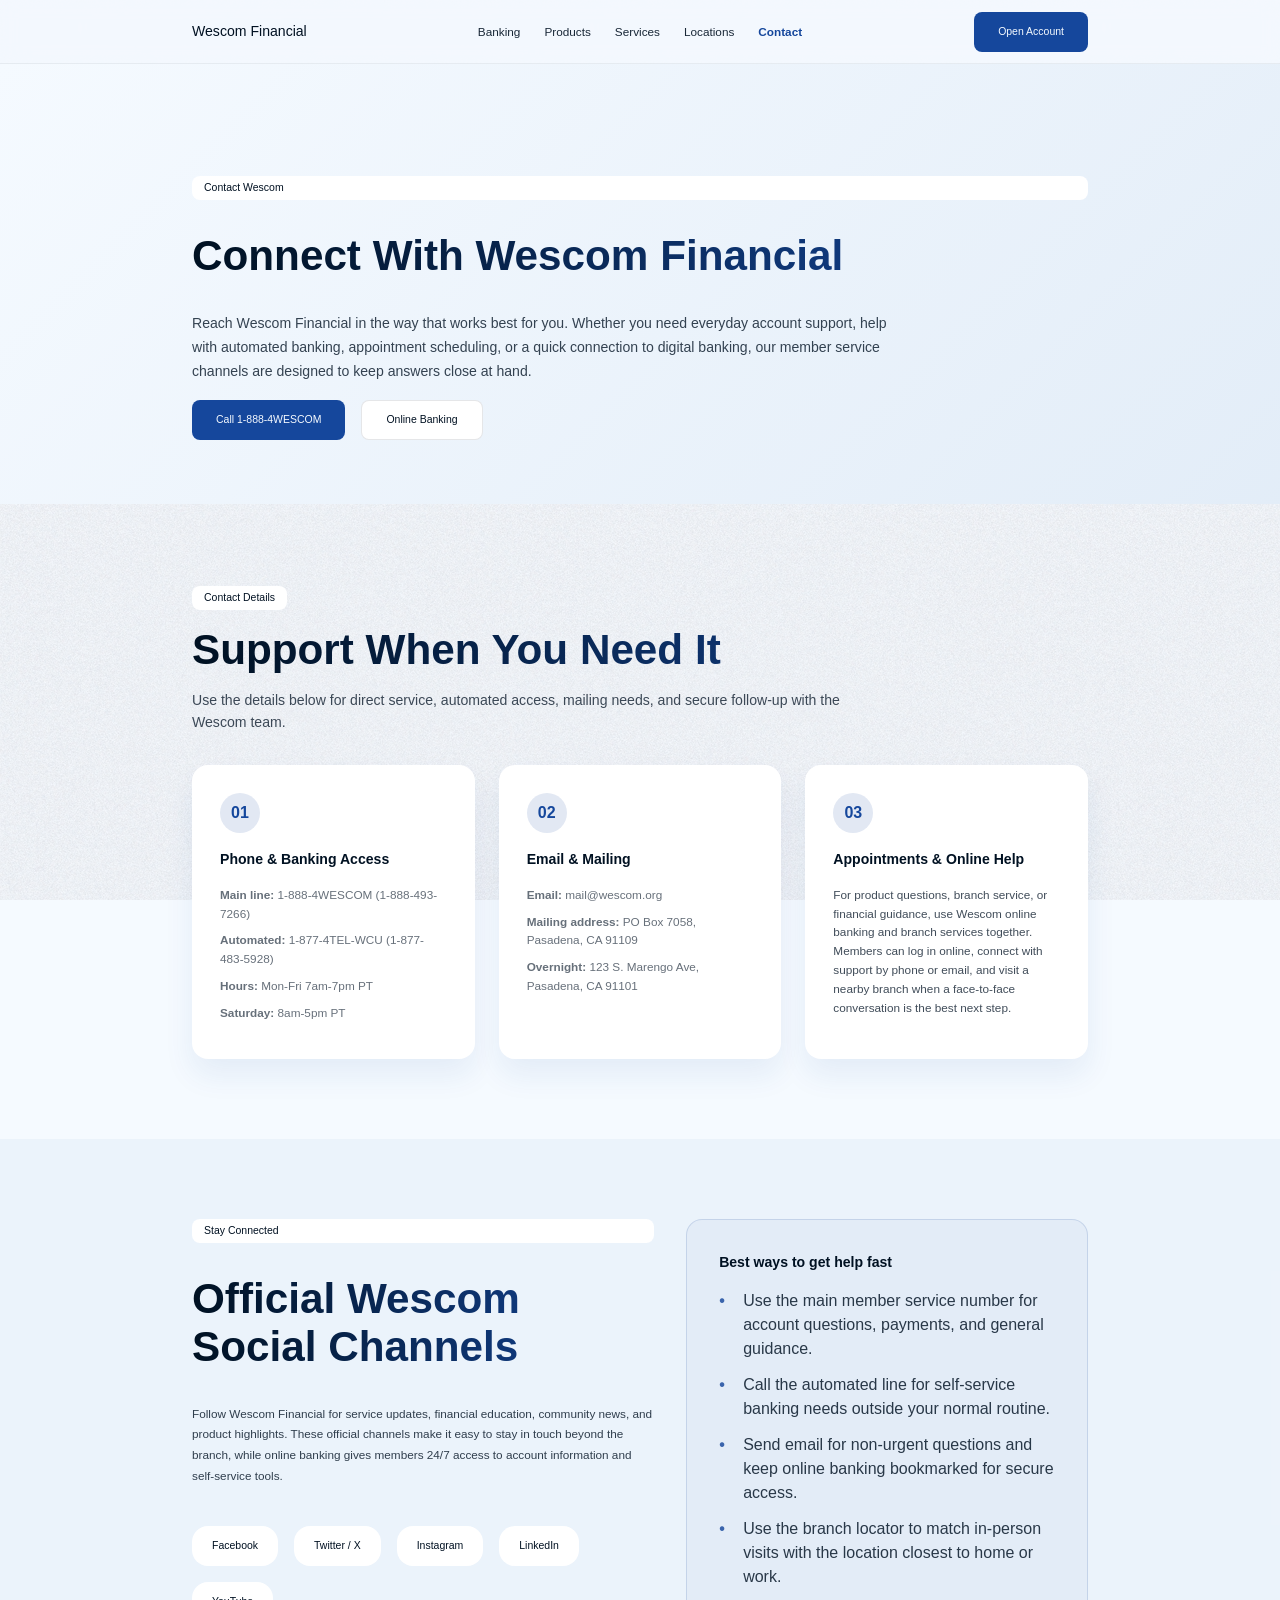
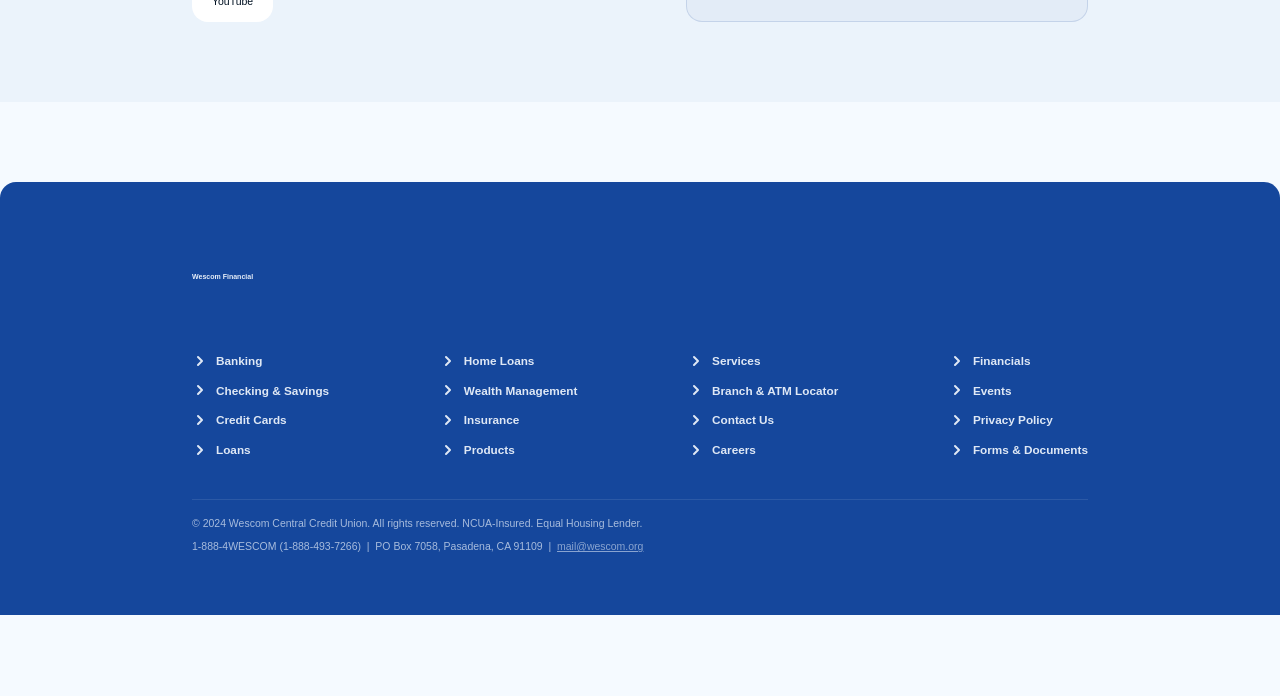
<file: site/contacts/index.html>
<!DOCTYPE html>
<html lang="en">
<head>
  <meta charset="UTF-8">
  <meta name="viewport" content="width=device-width, initial-scale=1.0">
  <title>Contact Us — Wescom Financial</title>
  <link href="css2.css" rel="stylesheet">
  <style>
    :root {
      --background: #f5faff;
      --card: #ffffff;
      --foreground: #001122;
      --primary-cta: #15479c;
      --primary-cta-text: #f5faff;
      --secondary-cta: #ffffff;
      --secondary-cta-text: #001122;
      --accent: #a8cce8;
      --background-accent: #7ba3cf;
      --radius: 1rem;
      --width-content-width: clamp(40rem, 72.5vw, 100rem);
      --vw-1_5: 1.5vw;
      --width-x-padding-mask-fade: 5vw;
      --width-carousel-padding: calc((100vw - var(--width-content-width)) / 2 + 1px - 1rem);
      --width-carousel-padding-controls: calc((100vw - var(--width-content-width)) / 2 + 1px);
      --width-carousel-item-2: calc(var(--width-content-width) / 2 - var(--vw-1_5) / 2);
      --width-carousel-item-3: calc(var(--width-content-width) / 3 - var(--vw-1_5) / 3 * 2);
      --width-carousel-item-4: calc(var(--width-content-width) / 4 - var(--vw-1_5) / 4 * 3);
      --text-2xs: clamp(0.465rem, 0.62vw, 0.62rem);
      --text-xs: clamp(0.54rem, 0.72vw, 0.72rem);
      --text-sm: clamp(0.615rem, 0.82vw, 0.82rem);
      --text-base: clamp(0.69rem, 0.92vw, 0.92rem);
      --text-lg: clamp(0.75rem, 1vw, 1rem);
      --text-xl: clamp(0.825rem, 1.1vw, 1.1rem);
      --text-2xl: clamp(0.975rem, 1.3vw, 1.3rem);
      --text-3xl: clamp(1.2rem, 1.6vw, 1.6rem);
      --text-4xl: clamp(1.5rem, 2vw, 2rem);
      --text-5xl: clamp(2.025rem, 2.75vw, 2.75rem);
      --text-6xl: clamp(2.475rem, 3.3vw, 3.3rem);
      --text-7xl: clamp(3rem, 4vw, 4rem);
      --text-8xl: clamp(3.5rem, 4.5vw, 4.5rem);
      --text-9xl: clamp(5.25rem, 7vw, 7rem);
      --spacing: 0.25rem;
      --radius-xl: 0.75rem;
      --radius-2xl: 1rem;
      --radius-3xl: 1.5rem;
      --radius-4xl: 2rem;
      --font-weight-normal: 400;
      --font-weight-medium: 500;
      --font-weight-semibold: 600;
      --font-weight-bold: 700;
      --color-background: var(--background);
      --color-card: var(--card);
      --color-foreground: var(--foreground);
      --color-primary-cta: var(--primary-cta);
      --color-primary-cta-text: var(--primary-cta-text);
      --color-secondary-cta: var(--secondary-cta);
      --color-accent: var(--accent);
      --color-background-accent: var(--background-accent);
    }
    *, ::after, ::before { box-sizing: border-box; margin: 0; padding: 0; border: 0 solid; }
    html { line-height: 1.5; font-family: 'Open Sans', sans-serif; scroll-behavior: smooth; }
    body { background: var(--background); color: var(--foreground); font-family: 'Open Sans', sans-serif; min-height: 100vh; display: flex; flex-direction: column; }
    a { color: inherit; text-decoration: none; }
    img, video { max-width: 100%; height: auto; display: block; }
    ol, ul, menu { list-style: none; }
    .w-content-width { width: var(--width-content-width); max-width: 100%; padding: 0 1rem; }
    .card { background: var(--card); border-radius: var(--radius); box-shadow: 0 1px 3px rgba(0,0,0,0.07); }
    .primary-button { background: var(--primary-cta); color: var(--primary-cta-text); border-radius: calc(var(--radius) * 0.5); }
    .secondary-button { background: var(--secondary-cta); color: var(--secondary-cta-text); border-radius: calc(var(--radius) * 0.5); border: 1px solid rgba(0,17,34,0.1); }
    nav[data-section="navbar"] { position: fixed; z-index: 1000; top: 0; left: 0; width: 100%; transition: all 0.5s ease; height: 4rem; background: rgba(245,250,255,0.85); backdrop-filter: blur(8px); border-bottom: 1px solid rgba(0,17,34,0.06); }
    nav[data-section="navbar"].scrolled { box-shadow: 0 2px 20px rgba(0,0,0,0.1); }
    .nav-inner { position: relative; margin: 0 auto; display: flex; align-items: center; justify-content: space-between; height: 100%; width: var(--width-content-width); max-width: 100%; padding: 0 1rem; }
    .nav-logo { font-size: var(--text-xl); font-weight: 500; color: var(--foreground); }
    .nav-links { display: none; position: absolute; left: 50%; transform: translateX(-50%); align-items: center; gap: 1.5rem; }
    @media (min-width: 768px) { .nav-links { display: flex; } }
    .nav-links a { font-size: var(--text-base); color: var(--foreground); opacity: 0.9; transition: opacity 0.2s; }
    .nav-links a:hover { opacity: 0.6; }
    .nav-links a.active { font-weight: 600; color: var(--primary-cta); opacity: 1; }
    .nav-actions { display: flex; align-items: center; gap: 0.5rem; }
    .btn { display: inline-flex; align-items: center; justify-content: center; height: 2.5rem; padding: 0 1.5rem; font-size: var(--text-sm); border-radius: calc(var(--radius) * 0.5); cursor: pointer; transition: opacity 0.2s, transform 0.2s; white-space: nowrap; }
    .btn:hover { opacity: 0.85; }
    .btn-primary { background: var(--primary-cta); color: var(--primary-cta-text); }
    .btn-secondary { background: var(--secondary-cta); color: var(--secondary-cta-text); border: 1px solid rgba(0,17,34,0.1); }
    .mobile-menu-btn { display: flex; align-items: center; justify-content: center; width: 2.5rem; height: 2.5rem; cursor: pointer; }
    @media (min-width: 768px) { .mobile-menu-btn { display: none; } }
    .mobile-menu { display: none; position: fixed; top: 4rem; left: 0; right: 0; background: var(--background); border-bottom: 1px solid rgba(0,0,0,0.08); z-index: 999; padding: 1rem; flex-direction: column; gap: 0.75rem; box-shadow: 0 4px 20px rgba(0,0,0,0.1); }
    .mobile-menu.open { display: flex; }
    .mobile-menu a { font-size: var(--text-base); color: var(--foreground); padding: 0.5rem 0; border-bottom: 1px solid rgba(0,0,0,0.05); }
    .mobile-menu a:last-child { border-bottom: none; }
    .page-hero { padding: 7rem 0 4rem; background: linear-gradient(135deg, var(--background) 0%, color-mix(in srgb, var(--background-accent) 15%, var(--background)) 100%); }
    .page-hero-inner { width: var(--width-content-width); max-width: 100%; margin: 0 auto; padding: 0 1rem; }
    .section { padding: 5rem 0; }
    .section-inner { width: var(--width-content-width); max-width: 100%; margin: 0 auto; padding: 0 1rem; }
    .section-label { display: inline-block; padding: 0.25rem 0.75rem; font-size: var(--text-sm); background: var(--card); border-radius: calc(var(--radius) * 0.5); margin-bottom: 1rem; }
    .section-title { font-size: var(--text-6xl); font-weight: 600; line-height: 1.15; margin-bottom: 1rem; background: linear-gradient(to right, var(--foreground), var(--primary-cta)); -webkit-background-clip: text; -webkit-text-fill-color: transparent; background-clip: text; }
    .section-subtitle { font-size: var(--text-xl); line-height: 1.5; color: var(--foreground); opacity: 0.75; margin-bottom: 2rem; max-width: 42rem; }
    .cards-grid { display: grid; grid-template-columns: 1fr; gap: 1.5rem; }
    @media (min-width: 640px) { .cards-grid { grid-template-columns: repeat(2, 1fr); } }
    @media (min-width: 1024px) { .cards-grid { grid-template-columns: repeat(3, 1fr); } }
    .info-card { background: var(--card); border-radius: var(--radius); padding: 1.75rem; display: flex; flex-direction: column; gap: 1rem; box-shadow: 0 16px 30px rgba(21,71,156,0.08); }
    .info-card-icon { width: 2.5rem; height: 2.5rem; background: color-mix(in srgb, var(--primary-cta) 12%, transparent); color: var(--primary-cta); border-radius: 9999px; display: flex; align-items: center; justify-content: center; font-weight: 700; }
    .info-card-title { font-size: var(--text-xl); font-weight: 600; }
    .info-card-text { font-size: var(--text-base); line-height: 1.6; color: var(--foreground); opacity: 0.75; }
    .tabs { display: flex; flex-wrap: wrap; gap: 0.5rem; margin-bottom: 2rem; border-bottom: 2px solid rgba(0,0,0,0.07); padding-bottom: 0; }
    .tab-btn { padding: 0.75rem 1.25rem; font-size: var(--text-sm); font-weight: 500; cursor: pointer; background: transparent; color: var(--foreground); opacity: 0.7; border-bottom: 2px solid transparent; margin-bottom: -2px; transition: all 0.2s; }
    .tab-btn:hover { opacity: 1; }
    .tab-btn.active { opacity: 1; color: var(--primary-cta); border-bottom-color: var(--primary-cta); font-weight: 600; }
    .tab-panel { display: none; }
    .tab-panel.active { display: block; }
    .map-container { width: 100%; height: 400px; background: color-mix(in srgb, var(--primary-cta) 8%, var(--background)); border-radius: var(--radius); overflow: hidden; position: relative; display: flex; align-items: center; justify-content: center; border: 1px solid rgba(0,0,0,0.06); }
    .location-list { display: grid; grid-template-columns: 1fr; gap: 1rem; }
    @media (min-width: 640px) { .location-list { grid-template-columns: repeat(2, 1fr); } }
    @media (min-width: 1024px) { .location-list { grid-template-columns: repeat(3, 1fr); } }
    .location-card { background: var(--card); border-radius: var(--radius); padding: 1.5rem; display: flex; flex-direction: column; gap: 0.5rem; box-shadow: 0 12px 24px rgba(21,71,156,0.08); }
    .location-card h3 { font-size: var(--text-base); font-weight: 600; }
    .location-card p { font-size: var(--text-sm); color: var(--foreground); opacity: 0.75; line-height: 1.5; }
    .location-badge { display: inline-block; font-size: var(--text-xs); padding: 0.2rem 0.5rem; border-radius: 9999px; margin-bottom: 0.25rem; }
    .badge-branch { background: color-mix(in srgb, var(--primary-cta) 15%, transparent); color: var(--primary-cta); }
    .badge-atm { background: color-mix(in srgb, var(--accent) 30%, transparent); color: var(--foreground); }
    .social-links { display: flex; gap: 1rem; flex-wrap: wrap; }
    .social-link { display: flex; align-items: center; gap: 0.5rem; padding: 0.75rem 1.25rem; background: var(--card); border-radius: var(--radius); font-size: var(--text-sm); font-weight: 500; transition: box-shadow 0.2s, transform 0.2s; }
    .social-link:hover { box-shadow: 0 4px 15px rgba(0,0,0,0.1); transform: translateY(-1px); }
    .social-link svg { flex-shrink: 0; }
    .contact-grid { display: grid; grid-template-columns: 1fr; gap: 1.5rem; }
    @media (min-width: 640px) { .contact-grid { grid-template-columns: repeat(2, 1fr); } }
    @media (min-width: 1024px) { .contact-grid { grid-template-columns: repeat(3, 1fr); } }
    footer[data-section="footer"] { width: 100%; padding: 3.75rem 0; margin-top: 5rem; border-radius: 1rem 1rem 0 0; background: var(--primary-cta); color: var(--primary-cta-text); overflow: hidden; }
    .footer-inner { width: var(--width-content-width); max-width: 100%; margin: 0 auto; padding: 0 1rem; display: flex; flex-direction: column; gap: 2.5rem; }
    .footer-brand { font-size: clamp(2.5rem, 8vw, 8rem); font-weight: 600; line-height: 0.85; padding: 2rem 0; opacity: 0.95; white-space: nowrap; overflow: hidden; }
    .footer-links { display: flex; flex-direction: column; gap: 2rem; }
    @media (min-width: 768px) { .footer-links { flex-direction: row; justify-content: space-between; } }
    .footer-col { display: flex; flex-direction: column; gap: 0.75rem; }
    .footer-link { display: flex; align-items: center; gap: 0.5rem; font-size: var(--text-base); font-weight: 600; opacity: 0.9; transition: opacity 0.2s; }
    .footer-link:hover { opacity: 0.7; }
    .footer-link svg { flex-shrink: 0; width: 1rem; height: 1rem; }
    .footer-legal { font-size: var(--text-sm); opacity: 0.65; padding-top: 1rem; border-top: 1px solid rgba(245,250,255,0.15); }
    .bg-noise { position: fixed; inset: 0; z-index: -10; overflow: hidden; pointer-events: none; }
    .bg-noise::after { content: ''; position: absolute; inset: 0; background-image: url(noise.webp); background-size: 512px; mix-blend-mode: overlay; opacity: 0.1; }
    .gradient-text { background: linear-gradient(to right, var(--foreground), var(--primary-cta)); -webkit-background-clip: text; -webkit-text-fill-color: transparent; background-clip: text; }
    .divider { width: 100%; height: 1px; background: rgba(0,17,34,0.06); }
    .hero-img-grid { display: grid; grid-template-columns: 1fr 1fr; gap: 0.5rem; }
    .hero-img-card { padding: 0.5rem; background: var(--card); border-radius: var(--radius); overflow: hidden; box-shadow: 0 14px 28px rgba(21,71,156,0.08); }
    .hero-img-card img { width: 100%; height: 100%; object-fit: cover; border-radius: calc(var(--radius) * 0.75); }
    .highlight-box { padding: 2rem; background: color-mix(in srgb, var(--primary-cta) 8%, var(--background)); border-radius: var(--radius); border: 1px solid color-mix(in srgb, var(--primary-cta) 15%, transparent); }
    .rate-box { padding: 1.5rem; background: var(--card); border-radius: var(--radius); text-align: center; box-shadow: 0 10px 24px rgba(21,71,156,0.06); }
    .rate-number { font-size: var(--text-5xl); font-weight: 700; color: var(--primary-cta); }
    .rate-label { font-size: var(--text-sm); opacity: 0.7; margin-top: 0.25rem; }
    .split-hero, .two-col { display: grid; gap: 2rem; align-items: center; }
    @media (min-width: 900px) { .split-hero, .two-col { grid-template-columns: 1.15fr 1fr; } }
    .eyebrow { letter-spacing: 0.08em; text-transform: uppercase; font-size: var(--text-xs); color: var(--primary-cta); font-weight: 700; }
    .lead-copy { font-size: var(--text-xl); line-height: 1.7; opacity: 0.78; max-width: 44rem; }
    .stats-grid { display: grid; gap: 1rem; grid-template-columns: repeat(2, 1fr); margin-top: 1.5rem; }
    @media (min-width: 768px) { .stats-grid { grid-template-columns: repeat(4, 1fr); } }
    .stat-card { padding: 1.25rem; background: var(--card); border-radius: var(--radius); box-shadow: 0 12px 24px rgba(21,71,156,0.06); }
    .stat-card strong { display: block; font-size: var(--text-3xl); color: var(--primary-cta); margin-bottom: 0.25rem; }
    .media-card { overflow: hidden; border-radius: var(--radius); box-shadow: 0 18px 36px rgba(21,71,156,0.1); background: var(--card); }
    .media-card img { width: 100%; height: 100%; object-fit: cover; }
    .product-card img, .service-card img { border-radius: calc(var(--radius) * 0.75); height: 12rem; width: 100%; object-fit: cover; }
    .cta-band { padding: 2rem; border-radius: var(--radius); background: linear-gradient(135deg, var(--primary-cta), color-mix(in srgb, var(--primary-cta) 70%, #4b7dc9)); color: var(--primary-cta-text); display: grid; gap: 1rem; align-items: center; }
    @media (min-width: 900px) { .cta-band { grid-template-columns: 1.4fr auto; } }
    .stack { display: grid; gap: 1rem; }
    .list-check { display: grid; gap: 0.75rem; }
    .list-check li { padding-left: 1.5rem; position: relative; opacity: 0.82; }
    .list-check li::before { content: '•'; color: var(--primary-cta); font-weight: 700; position: absolute; left: 0; }
    .tab-copy { font-size: var(--text-base); line-height: 1.75; opacity: 0.8; max-width: 60rem; margin-bottom: 1.5rem; }
    .location-search { width: 100%; padding: 1rem 1.1rem; border-radius: calc(var(--radius) * 0.7); border: 1px solid rgba(0,17,34,0.12); background: var(--card); font-size: var(--text-base); box-shadow: inset 0 1px 2px rgba(0,0,0,0.04); }
    .hours-list p { margin-bottom: 0.5rem; opacity: 0.8; }
    .pill-row { display: flex; gap: 0.75rem; flex-wrap: wrap; }
    .pill { background: color-mix(in srgb, var(--primary-cta) 10%, white); color: var(--primary-cta); padding: 0.45rem 0.85rem; border-radius: 9999px; font-size: var(--text-sm); font-weight: 600; }
    .anchor-offset { scroll-margin-top: 6rem; }
    @media (max-width: 768px) { .section { padding: 3rem 0; } .page-hero { padding: 5.5rem 0 2.5rem; } .footer-brand { white-space: normal; } }
    main { padding-top: 4rem; flex: 1; }
  </style>
</head>

<body>
  <div class="bg-noise"></div>
<nav data-section="navbar">
  <div class="nav-inner">
    <a href="../index.html" class="nav-logo">Wescom Financial</a>
    <div class="nav-links">
      <a href="../bank/">Banking</a>
      <a href="../products/">Products</a>
      <a href="../services/">Services</a>
      <a href="../branch-atm-locator/">Locations</a>
      <a href="../contacts/" class="active">Contact</a>
    </div>
    <div class="nav-actions">
      <button class="mobile-menu-btn" aria-label="Toggle menu">
        <svg xmlns="http://www.w3.org/2000/svg" width="24" height="24" viewBox="0 0 24 24" fill="none" stroke="currentColor" stroke-width="2" stroke-linecap="round" stroke-linejoin="round"><line x1="3" y1="6" x2="21" y2="6"/><line x1="3" y1="12" x2="21" y2="12"/><line x1="3" y1="18" x2="21" y2="18"/></svg>
      </button>
      <a href="https://www.wescom.org/login" class="btn btn-primary" target="_blank" rel="noopener noreferrer">Open Account</a>
    </div>
  </div>
</nav>
<div class="mobile-menu">
  <a href="../index.html">Home</a>
  <a href="../bank/">Banking</a>
  <a href="../products/">Products</a>
  <a href="../services/">Services</a>
  <a href="../branch-atm-locator/">Locations</a>
  <a href="../contacts/">Contact</a>
  <a href="https://www.wescom.org/login" class="btn btn-primary" target="_blank" rel="noopener noreferrer">Open Account</a>
</div>
  <main>

<section class="page-hero">
  <div class="page-hero-inner stack">
    <span class="section-label">Contact Wescom</span>
    <h1 class="section-title">Connect With Wescom Financial</h1>
    <p class="lead-copy">Reach Wescom Financial in the way that works best for you. Whether you need everyday account support, help with automated banking, appointment scheduling, or a quick connection to digital banking, our member service channels are designed to keep answers close at hand.</p>
    <div style="display:flex;gap:1rem;flex-wrap:wrap;">
      <a href="tel:18884937266" class="btn btn-primary">Call 1-888-4WESCOM</a>
      <a href="https://www.wescom.org/login" class="btn btn-secondary" target="_blank" rel="noopener noreferrer">Online Banking</a>
    </div>
  </div>
</section>

<section class="section">
  <div class="section-inner">
    <span class="section-label">Contact Details</span>
    <h2 class="section-title">Support When You Need It</h2>
    <p class="section-subtitle">Use the details below for direct service, automated access, mailing needs, and secure follow-up with the Wescom team.</p>
    <div class="contact-grid">
      <article class="info-card animate-in"><div class="info-card-icon">01</div><h3 class="info-card-title">Phone &amp; Banking Access</h3><div class="hours-list info-card-text"><p><strong>Main line:</strong> <a href="tel:18884937266">1-888-4WESCOM (1-888-493-7266)</a></p><p><strong>Automated:</strong> <a href="tel:18774835928">1-877-4TEL-WCU (1-877-483-5928)</a></p><p><strong>Hours:</strong> Mon-Fri 7am-7pm PT</p><p><strong>Saturday:</strong> 8am-5pm PT</p></div></article>
      <article class="info-card animate-in"><div class="info-card-icon">02</div><h3 class="info-card-title">Email &amp; Mailing</h3><div class="hours-list info-card-text"><p><strong>Email:</strong> <a href="mailto:mail@wescom.org">mail@wescom.org</a></p><p><strong>Mailing address:</strong> PO Box 7058, Pasadena, CA 91109</p><p><strong>Overnight:</strong> 123 S. Marengo Ave, Pasadena, CA 91101</p></div></article>
      <article class="info-card animate-in"><div class="info-card-icon">03</div><h3 class="info-card-title">Appointments &amp; Online Help</h3><p class="info-card-text">For product questions, branch service, or financial guidance, use Wescom online banking and branch services together. Members can log in online, connect with support by phone or email, and visit a nearby branch when a face-to-face conversation is the best next step.</p></article>
    </div>
  </div>
</section>

<section class="section" style="background:rgba(123,163,207,0.08);">
  <div class="section-inner two-col">
    <div class="animate-in stack">
      <span class="section-label">Stay Connected</span>
      <h2 class="section-title">Official Wescom Social Channels</h2>
      <p class="tab-copy">Follow Wescom Financial for service updates, financial education, community news, and product highlights. These official channels make it easy to stay in touch beyond the branch, while online banking gives members 24/7 access to account information and self-service tools.</p>
      <div class="social-links">
        <a class="social-link" href="https://www.facebook.com/WescomCreditUnion" target="_blank" rel="noopener noreferrer">Facebook</a>
        <a class="social-link" href="https://twitter.com/WescomCU" target="_blank" rel="noopener noreferrer">Twitter / X</a>
        <a class="social-link" href="https://www.instagram.com/wescomcreditunion" target="_blank" rel="noopener noreferrer">Instagram</a>
        <a class="social-link" href="https://www.linkedin.com/company/wescom-credit-union" target="_blank" rel="noopener noreferrer">LinkedIn</a>
        <a class="social-link" href="https://www.youtube.com/user/WescomCreditUnion" target="_blank" rel="noopener noreferrer">YouTube</a>
      </div>
    </div>
    <div class="highlight-box animate-in">
      <h3 class="info-card-title" style="margin-bottom:1rem;">Best ways to get help fast</h3>
      <ul class="list-check">
        <li>Use the main member service number for account questions, payments, and general guidance.</li>
        <li>Call the automated line for self-service banking needs outside your normal routine.</li>
        <li>Send email for non-urgent questions and keep online banking bookmarked for secure access.</li>
        <li>Use the branch locator to match in-person visits with the location closest to home or work.</li>
      </ul>
    </div>
  </div>
</section>

  </main>
<footer data-section="footer" aria-label="Site footer">
  <div class="footer-inner">
    <div class="footer-brand">Wescom Financial</div>
    <div class="footer-links">
      <div class="footer-col">
        <a href="../bank/" class="footer-link"><svg xmlns="http://www.w3.org/2000/svg" width="16" height="16" viewBox="0 0 24 24" fill="none" stroke="currentColor" stroke-width="3" stroke-linecap="round" stroke-linejoin="round"><path d="m9 18 6-6-6-6"/></svg>Banking</a>
        <a href="../bank/#checking" class="footer-link"><svg xmlns="http://www.w3.org/2000/svg" width="16" height="16" viewBox="0 0 24 24" fill="none" stroke="currentColor" stroke-width="3" stroke-linecap="round" stroke-linejoin="round"><path d="m9 18 6-6-6-6"/></svg>Checking &amp; Savings</a>
        <a href="../bank/#credit-cards" class="footer-link"><svg xmlns="http://www.w3.org/2000/svg" width="16" height="16" viewBox="0 0 24 24" fill="none" stroke="currentColor" stroke-width="3" stroke-linecap="round" stroke-linejoin="round"><path d="m9 18 6-6-6-6"/></svg>Credit Cards</a>
        <a href="../bank/#loans" class="footer-link"><svg xmlns="http://www.w3.org/2000/svg" width="16" height="16" viewBox="0 0 24 24" fill="none" stroke="currentColor" stroke-width="3" stroke-linecap="round" stroke-linejoin="round"><path d="m9 18 6-6-6-6"/></svg>Loans</a>
      </div>
      <div class="footer-col">
        <a href="../bank/#home-loans" class="footer-link"><svg xmlns="http://www.w3.org/2000/svg" width="16" height="16" viewBox="0 0 24 24" fill="none" stroke="currentColor" stroke-width="3" stroke-linecap="round" stroke-linejoin="round"><path d="m9 18 6-6-6-6"/></svg>Home Loans</a>
        <a href="../bank/#wealth" class="footer-link"><svg xmlns="http://www.w3.org/2000/svg" width="16" height="16" viewBox="0 0 24 24" fill="none" stroke="currentColor" stroke-width="3" stroke-linecap="round" stroke-linejoin="round"><path d="m9 18 6-6-6-6"/></svg>Wealth Management</a>
        <a href="../bank/#insurance" class="footer-link"><svg xmlns="http://www.w3.org/2000/svg" width="16" height="16" viewBox="0 0 24 24" fill="none" stroke="currentColor" stroke-width="3" stroke-linecap="round" stroke-linejoin="round"><path d="m9 18 6-6-6-6"/></svg>Insurance</a>
        <a href="../products/" class="footer-link"><svg xmlns="http://www.w3.org/2000/svg" width="16" height="16" viewBox="0 0 24 24" fill="none" stroke="currentColor" stroke-width="3" stroke-linecap="round" stroke-linejoin="round"><path d="m9 18 6-6-6-6"/></svg>Products</a>
      </div>
      <div class="footer-col">
        <a href="../services/" class="footer-link"><svg xmlns="http://www.w3.org/2000/svg" width="16" height="16" viewBox="0 0 24 24" fill="none" stroke="currentColor" stroke-width="3" stroke-linecap="round" stroke-linejoin="round"><path d="m9 18 6-6-6-6"/></svg>Services</a>
        <a href="../branch-atm-locator/" class="footer-link"><svg xmlns="http://www.w3.org/2000/svg" width="16" height="16" viewBox="0 0 24 24" fill="none" stroke="currentColor" stroke-width="3" stroke-linecap="round" stroke-linejoin="round"><path d="m9 18 6-6-6-6"/></svg>Branch &amp; ATM Locator</a>
        <a href="../contacts/" class="footer-link"><svg xmlns="http://www.w3.org/2000/svg" width="16" height="16" viewBox="0 0 24 24" fill="none" stroke="currentColor" stroke-width="3" stroke-linecap="round" stroke-linejoin="round"><path d="m9 18 6-6-6-6"/></svg>Contact Us</a>
        <a href="https://www.wescom.org/about-us/careers" class="footer-link" target="_blank" rel="noopener noreferrer"><svg xmlns="http://www.w3.org/2000/svg" width="16" height="16" viewBox="0 0 24 24" fill="none" stroke="currentColor" stroke-width="3" stroke-linecap="round" stroke-linejoin="round"><path d="m9 18 6-6-6-6"/></svg>Careers</a>
      </div>
      <div class="footer-col">
        <a href="https://www.wescom.org/about-us/financials" class="footer-link" target="_blank" rel="noopener noreferrer"><svg xmlns="http://www.w3.org/2000/svg" width="16" height="16" viewBox="0 0 24 24" fill="none" stroke="currentColor" stroke-width="3" stroke-linecap="round" stroke-linejoin="round"><path d="m9 18 6-6-6-6"/></svg>Financials</a>
        <a href="https://www.wescom.org/about-us/events" class="footer-link" target="_blank" rel="noopener noreferrer"><svg xmlns="http://www.w3.org/2000/svg" width="16" height="16" viewBox="0 0 24 24" fill="none" stroke="currentColor" stroke-width="3" stroke-linecap="round" stroke-linejoin="round"><path d="m9 18 6-6-6-6"/></svg>Events</a>
        <a href="https://www.wescom.org/privacy-security/privacy-policy" class="footer-link" target="_blank" rel="noopener noreferrer"><svg xmlns="http://www.w3.org/2000/svg" width="16" height="16" viewBox="0 0 24 24" fill="none" stroke="currentColor" stroke-width="3" stroke-linecap="round" stroke-linejoin="round"><path d="m9 18 6-6-6-6"/></svg>Privacy Policy</a>
        <a href="https://www.wescom.org/about-us/forms-documents" class="footer-link" target="_blank" rel="noopener noreferrer"><svg xmlns="http://www.w3.org/2000/svg" width="16" height="16" viewBox="0 0 24 24" fill="none" stroke="currentColor" stroke-width="3" stroke-linecap="round" stroke-linejoin="round"><path d="m9 18 6-6-6-6"/></svg>Forms &amp; Documents</a>
      </div>
    </div>
    <div class="footer-legal">
      <p>© 2024 Wescom Central Credit Union. All rights reserved. NCUA-Insured. Equal Housing Lender.</p>
      <p style="margin-top:0.5rem;">1-888-4WESCOM (1-888-493-7266) &nbsp;|&nbsp; PO Box 7058, Pasadena, CA 91109 &nbsp;|&nbsp; <a href="mailto:mail@wescom.org" style="text-decoration:underline;opacity:0.8;">mail@wescom.org</a></p>
    </div>
  </div>
</footer>

<script>
  const navbar = document.querySelector('nav[data-section="navbar"]');
  window.addEventListener('scroll', () => {
    if (window.scrollY > 20) {
      navbar.classList.add('scrolled');
    } else {
      navbar.classList.remove('scrolled');
    }
  });

  const mobileBtn = document.querySelector('.mobile-menu-btn');
  const mobileMenu = document.querySelector('.mobile-menu');
  if (mobileBtn && mobileMenu) {
    mobileBtn.addEventListener('click', () => {
      mobileMenu.classList.toggle('open');
    });
    mobileMenu.querySelectorAll('a').forEach(link => {
      link.addEventListener('click', () => mobileMenu.classList.remove('open'));
    });
  }

  document.querySelectorAll('.tab-btn').forEach(btn => {
    btn.addEventListener('click', () => {
      const tabGroup = btn.dataset.tabGroup;
      const tabId = btn.dataset.tab;
      document.querySelectorAll(`.tab-btn[data-tab-group="${tabGroup}"]`).forEach(b => b.classList.remove('active'));
      document.querySelectorAll(`.tab-panel[data-tab-group="${tabGroup}"]`).forEach(p => p.classList.remove('active'));
      btn.classList.add('active');
      const panel = document.querySelector(`.tab-panel[data-tab="${tabId}"][data-tab-group="${tabGroup}"]`);
      if (panel) panel.classList.add('active');
    });
  });

  document.querySelectorAll('.tabs').forEach(tabsEl => {
    const firstBtn = tabsEl.querySelector('.tab-btn');
    if (firstBtn) firstBtn.click();
  });

  const activateTabFromHash = () => {
    const hash = window.location.hash.replace('#', '');
    if (!hash) return;
    const matchingBtn = document.querySelector(`.tab-btn[data-tab="${hash}"]`);
    if (matchingBtn) matchingBtn.click();
  };
  activateTabFromHash();
  window.addEventListener('hashchange', activateTabFromHash);

  const observer = new IntersectionObserver((entries) => {
    entries.forEach(entry => {
      if (entry.isIntersecting) {
        entry.target.style.opacity = '1';
        entry.target.style.transform = 'translateY(0)';
        observer.unobserve(entry.target);
      }
    });
  }, { threshold: 0.1 });

  document.querySelectorAll('.animate-in').forEach(el => {
    el.style.opacity = '0';
    el.style.transform = 'translateY(20px)';
    el.style.transition = 'opacity 0.6s ease, transform 0.6s ease';
    observer.observe(el);
  });

  const footerBrand = document.querySelector('.footer-brand');
  if (footerBrand) {
    const resizeFooterBrand = () => {
      const container = footerBrand.parentElement;
      const containerWidth = container.offsetWidth;
      const textWidth = footerBrand.scrollWidth;
      if (textWidth > containerWidth) {
        const ratio = containerWidth / textWidth;
        const currentSize = parseFloat(window.getComputedStyle(footerBrand).fontSize);
        footerBrand.style.fontSize = (currentSize * ratio * 0.95) + 'px';
      }
    };
    setTimeout(resizeFooterBrand, 100);
    window.addEventListener('resize', resizeFooterBrand);
  }
</script>

</body>
</html>
</file>
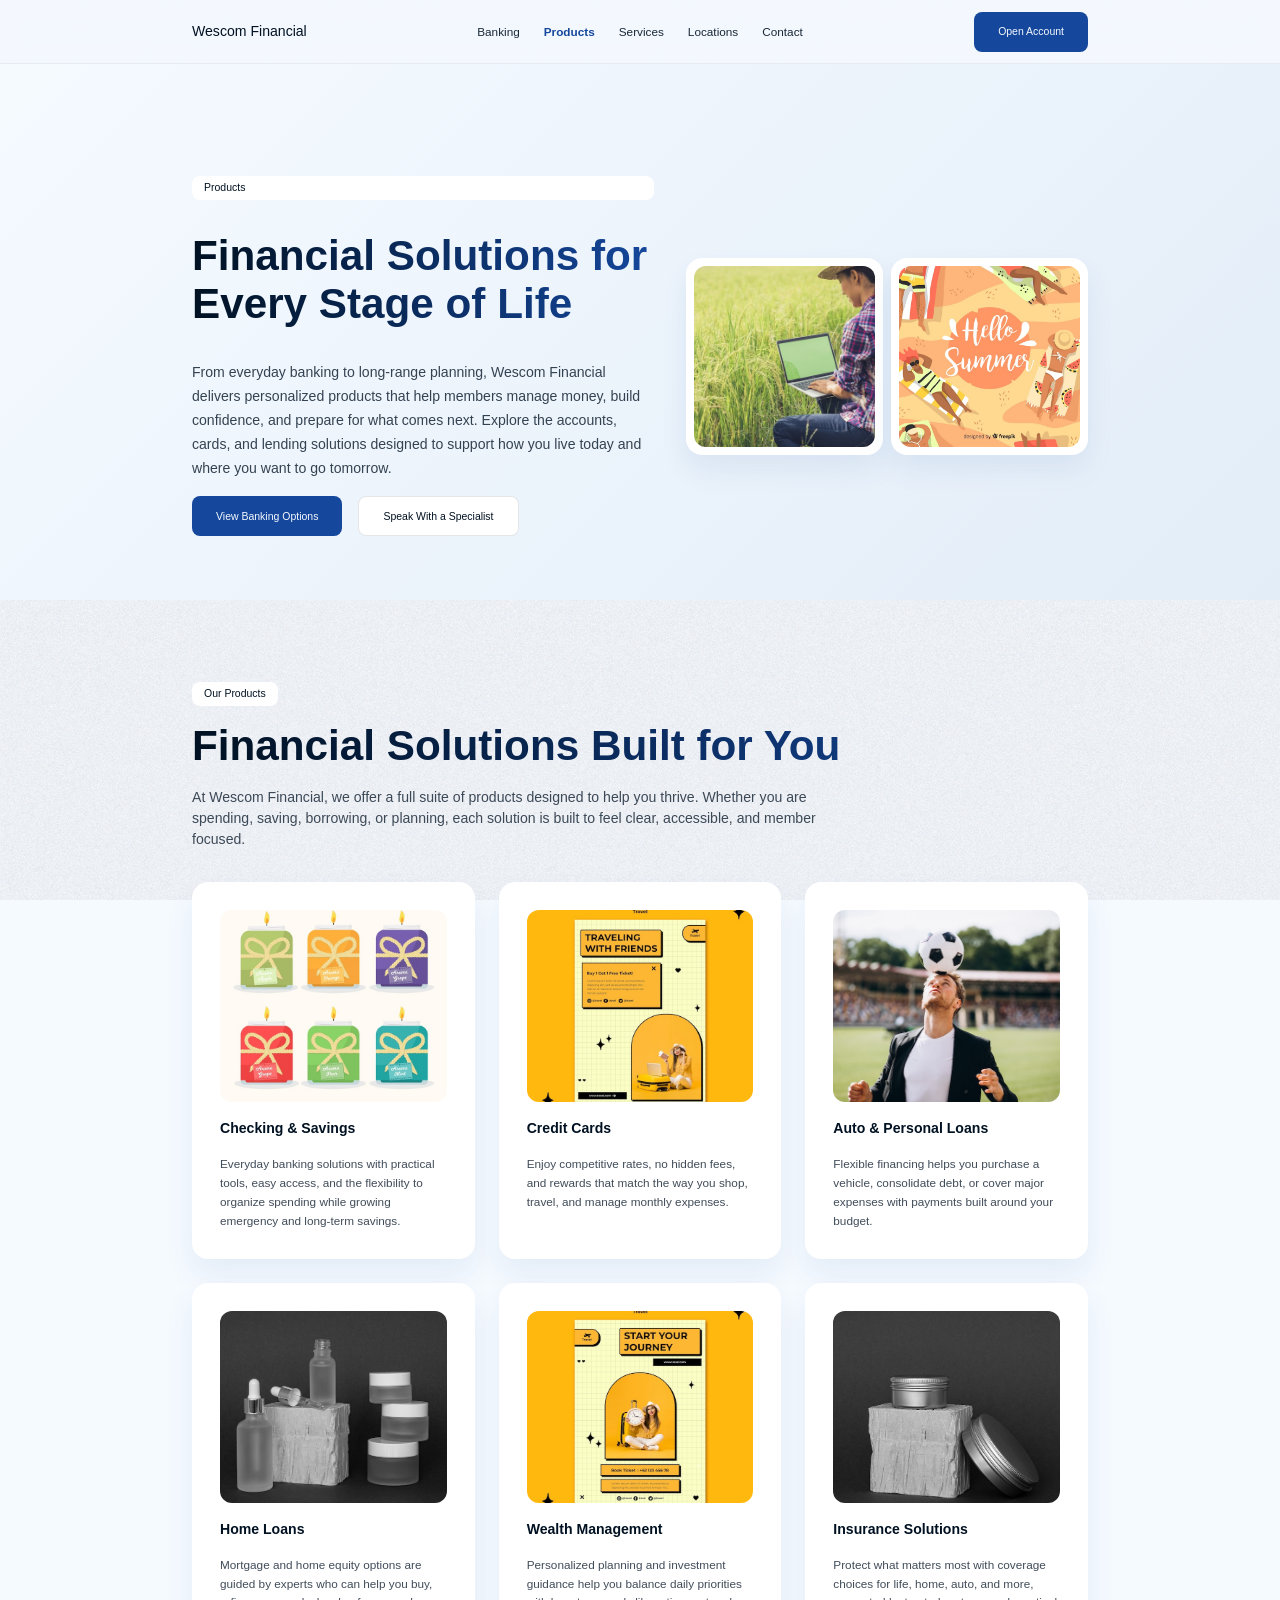
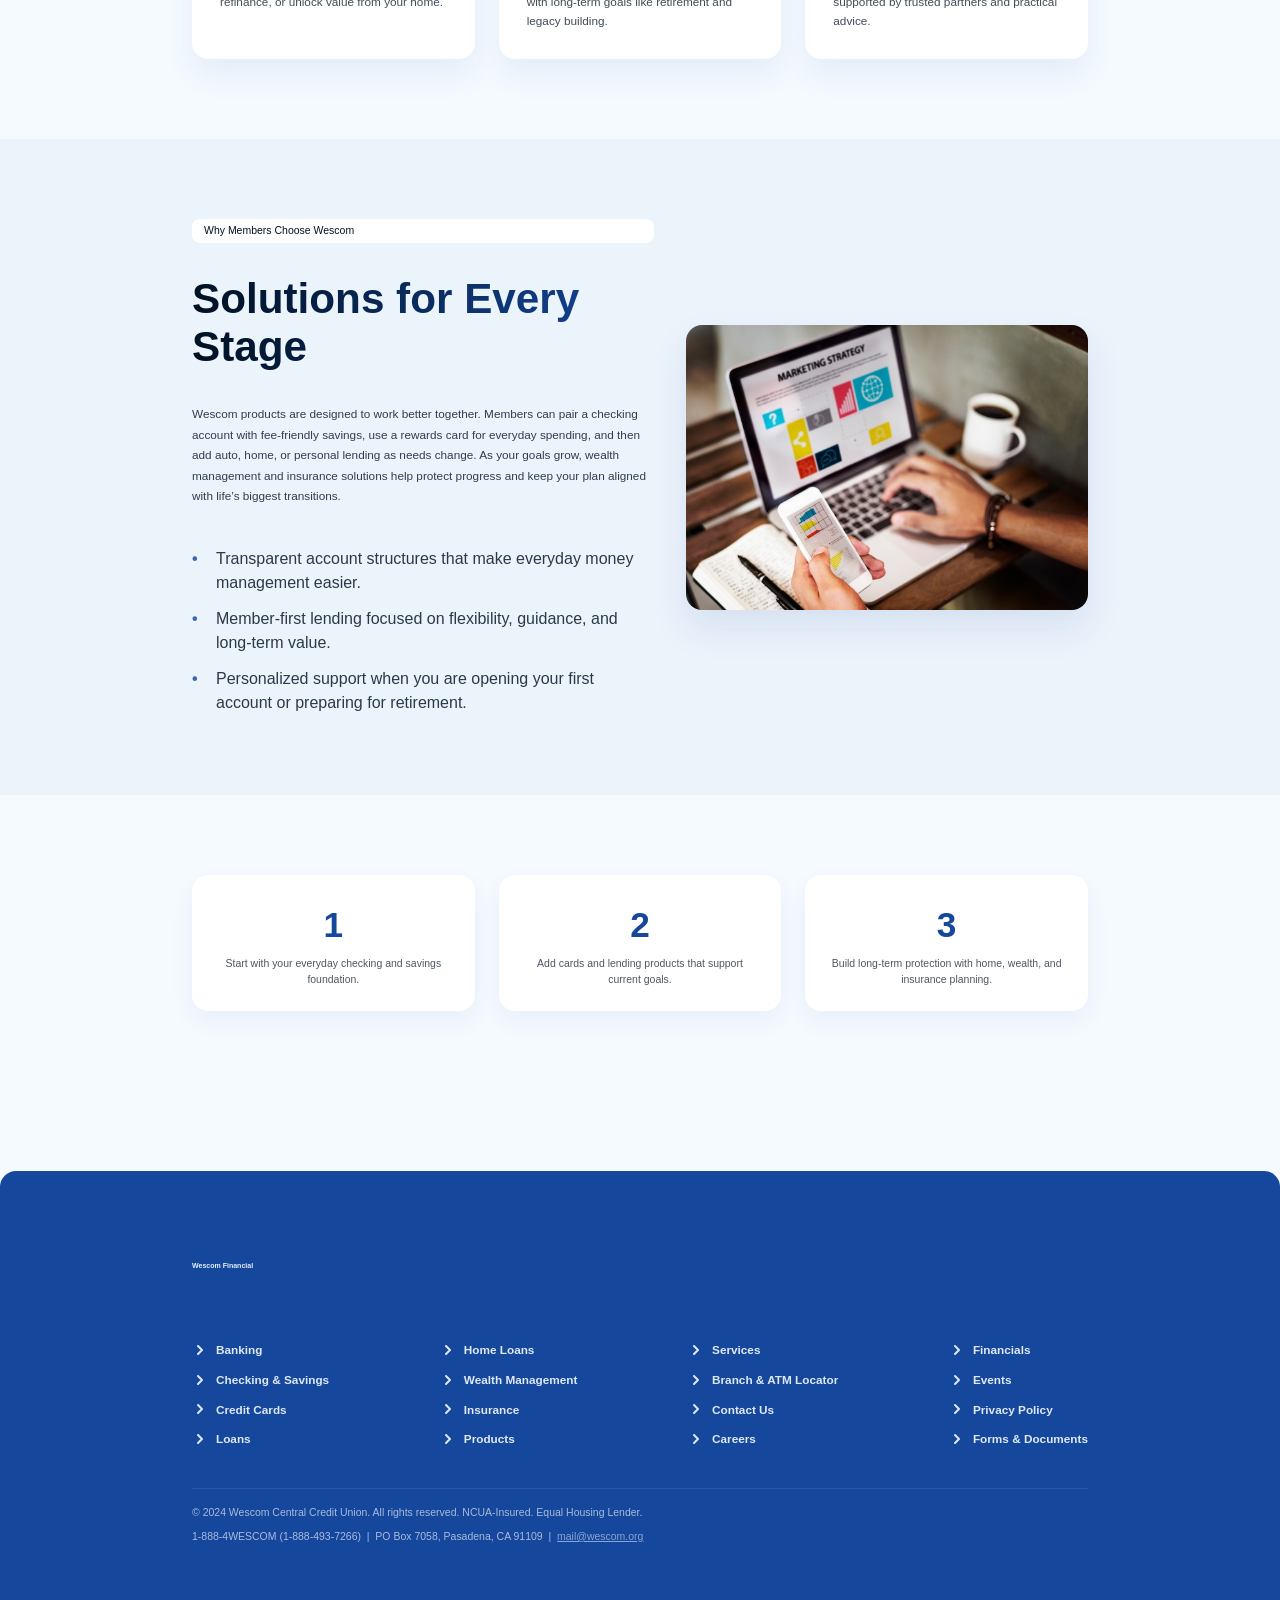
<file: site/products/index.html>
<!DOCTYPE html>
<html lang="en">
<head>
  <meta charset="UTF-8">
  <meta name="viewport" content="width=device-width, initial-scale=1.0">
  <title>Products — Wescom Financial</title>
  <link href="css2.css" rel="stylesheet">
  <style>
    :root {
      --background: #f5faff;
      --card: #ffffff;
      --foreground: #001122;
      --primary-cta: #15479c;
      --primary-cta-text: #f5faff;
      --secondary-cta: #ffffff;
      --secondary-cta-text: #001122;
      --accent: #a8cce8;
      --background-accent: #7ba3cf;
      --radius: 1rem;
      --width-content-width: clamp(40rem, 72.5vw, 100rem);
      --vw-1_5: 1.5vw;
      --width-x-padding-mask-fade: 5vw;
      --width-carousel-padding: calc((100vw - var(--width-content-width)) / 2 + 1px - 1rem);
      --width-carousel-padding-controls: calc((100vw - var(--width-content-width)) / 2 + 1px);
      --width-carousel-item-2: calc(var(--width-content-width) / 2 - var(--vw-1_5) / 2);
      --width-carousel-item-3: calc(var(--width-content-width) / 3 - var(--vw-1_5) / 3 * 2);
      --width-carousel-item-4: calc(var(--width-content-width) / 4 - var(--vw-1_5) / 4 * 3);
      --text-2xs: clamp(0.465rem, 0.62vw, 0.62rem);
      --text-xs: clamp(0.54rem, 0.72vw, 0.72rem);
      --text-sm: clamp(0.615rem, 0.82vw, 0.82rem);
      --text-base: clamp(0.69rem, 0.92vw, 0.92rem);
      --text-lg: clamp(0.75rem, 1vw, 1rem);
      --text-xl: clamp(0.825rem, 1.1vw, 1.1rem);
      --text-2xl: clamp(0.975rem, 1.3vw, 1.3rem);
      --text-3xl: clamp(1.2rem, 1.6vw, 1.6rem);
      --text-4xl: clamp(1.5rem, 2vw, 2rem);
      --text-5xl: clamp(2.025rem, 2.75vw, 2.75rem);
      --text-6xl: clamp(2.475rem, 3.3vw, 3.3rem);
      --text-7xl: clamp(3rem, 4vw, 4rem);
      --text-8xl: clamp(3.5rem, 4.5vw, 4.5rem);
      --text-9xl: clamp(5.25rem, 7vw, 7rem);
      --spacing: 0.25rem;
      --radius-xl: 0.75rem;
      --radius-2xl: 1rem;
      --radius-3xl: 1.5rem;
      --radius-4xl: 2rem;
      --font-weight-normal: 400;
      --font-weight-medium: 500;
      --font-weight-semibold: 600;
      --font-weight-bold: 700;
      --color-background: var(--background);
      --color-card: var(--card);
      --color-foreground: var(--foreground);
      --color-primary-cta: var(--primary-cta);
      --color-primary-cta-text: var(--primary-cta-text);
      --color-secondary-cta: var(--secondary-cta);
      --color-accent: var(--accent);
      --color-background-accent: var(--background-accent);
    }
    *, ::after, ::before { box-sizing: border-box; margin: 0; padding: 0; border: 0 solid; }
    html { line-height: 1.5; font-family: 'Open Sans', sans-serif; scroll-behavior: smooth; }
    body { background: var(--background); color: var(--foreground); font-family: 'Open Sans', sans-serif; min-height: 100vh; display: flex; flex-direction: column; }
    a { color: inherit; text-decoration: none; }
    img, video { max-width: 100%; height: auto; display: block; }
    ol, ul, menu { list-style: none; }
    .w-content-width { width: var(--width-content-width); max-width: 100%; padding: 0 1rem; }
    .card { background: var(--card); border-radius: var(--radius); box-shadow: 0 1px 3px rgba(0,0,0,0.07); }
    .primary-button { background: var(--primary-cta); color: var(--primary-cta-text); border-radius: calc(var(--radius) * 0.5); }
    .secondary-button { background: var(--secondary-cta); color: var(--secondary-cta-text); border-radius: calc(var(--radius) * 0.5); border: 1px solid rgba(0,17,34,0.1); }
    nav[data-section="navbar"] { position: fixed; z-index: 1000; top: 0; left: 0; width: 100%; transition: all 0.5s ease; height: 4rem; background: rgba(245,250,255,0.85); backdrop-filter: blur(8px); border-bottom: 1px solid rgba(0,17,34,0.06); }
    nav[data-section="navbar"].scrolled { box-shadow: 0 2px 20px rgba(0,0,0,0.1); }
    .nav-inner { position: relative; margin: 0 auto; display: flex; align-items: center; justify-content: space-between; height: 100%; width: var(--width-content-width); max-width: 100%; padding: 0 1rem; }
    .nav-logo { font-size: var(--text-xl); font-weight: 500; color: var(--foreground); }
    .nav-links { display: none; position: absolute; left: 50%; transform: translateX(-50%); align-items: center; gap: 1.5rem; }
    @media (min-width: 768px) { .nav-links { display: flex; } }
    .nav-links a { font-size: var(--text-base); color: var(--foreground); opacity: 0.9; transition: opacity 0.2s; }
    .nav-links a:hover { opacity: 0.6; }
    .nav-links a.active { font-weight: 600; color: var(--primary-cta); opacity: 1; }
    .nav-actions { display: flex; align-items: center; gap: 0.5rem; }
    .btn { display: inline-flex; align-items: center; justify-content: center; height: 2.5rem; padding: 0 1.5rem; font-size: var(--text-sm); border-radius: calc(var(--radius) * 0.5); cursor: pointer; transition: opacity 0.2s, transform 0.2s; white-space: nowrap; }
    .btn:hover { opacity: 0.85; }
    .btn-primary { background: var(--primary-cta); color: var(--primary-cta-text); }
    .btn-secondary { background: var(--secondary-cta); color: var(--secondary-cta-text); border: 1px solid rgba(0,17,34,0.1); }
    .mobile-menu-btn { display: flex; align-items: center; justify-content: center; width: 2.5rem; height: 2.5rem; cursor: pointer; }
    @media (min-width: 768px) { .mobile-menu-btn { display: none; } }
    .mobile-menu { display: none; position: fixed; top: 4rem; left: 0; right: 0; background: var(--background); border-bottom: 1px solid rgba(0,0,0,0.08); z-index: 999; padding: 1rem; flex-direction: column; gap: 0.75rem; box-shadow: 0 4px 20px rgba(0,0,0,0.1); }
    .mobile-menu.open { display: flex; }
    .mobile-menu a { font-size: var(--text-base); color: var(--foreground); padding: 0.5rem 0; border-bottom: 1px solid rgba(0,0,0,0.05); }
    .mobile-menu a:last-child { border-bottom: none; }
    .page-hero { padding: 7rem 0 4rem; background: linear-gradient(135deg, var(--background) 0%, color-mix(in srgb, var(--background-accent) 15%, var(--background)) 100%); }
    .page-hero-inner { width: var(--width-content-width); max-width: 100%; margin: 0 auto; padding: 0 1rem; }
    .section { padding: 5rem 0; }
    .section-inner { width: var(--width-content-width); max-width: 100%; margin: 0 auto; padding: 0 1rem; }
    .section-label { display: inline-block; padding: 0.25rem 0.75rem; font-size: var(--text-sm); background: var(--card); border-radius: calc(var(--radius) * 0.5); margin-bottom: 1rem; }
    .section-title { font-size: var(--text-6xl); font-weight: 600; line-height: 1.15; margin-bottom: 1rem; background: linear-gradient(to right, var(--foreground), var(--primary-cta)); -webkit-background-clip: text; -webkit-text-fill-color: transparent; background-clip: text; }
    .section-subtitle { font-size: var(--text-xl); line-height: 1.5; color: var(--foreground); opacity: 0.75; margin-bottom: 2rem; max-width: 42rem; }
    .cards-grid { display: grid; grid-template-columns: 1fr; gap: 1.5rem; }
    @media (min-width: 640px) { .cards-grid { grid-template-columns: repeat(2, 1fr); } }
    @media (min-width: 1024px) { .cards-grid { grid-template-columns: repeat(3, 1fr); } }
    .info-card { background: var(--card); border-radius: var(--radius); padding: 1.75rem; display: flex; flex-direction: column; gap: 1rem; box-shadow: 0 16px 30px rgba(21,71,156,0.08); }
    .info-card-icon { width: 2.5rem; height: 2.5rem; background: color-mix(in srgb, var(--primary-cta) 12%, transparent); color: var(--primary-cta); border-radius: 9999px; display: flex; align-items: center; justify-content: center; font-weight: 700; }
    .info-card-title { font-size: var(--text-xl); font-weight: 600; }
    .info-card-text { font-size: var(--text-base); line-height: 1.6; color: var(--foreground); opacity: 0.75; }
    .tabs { display: flex; flex-wrap: wrap; gap: 0.5rem; margin-bottom: 2rem; border-bottom: 2px solid rgba(0,0,0,0.07); padding-bottom: 0; }
    .tab-btn { padding: 0.75rem 1.25rem; font-size: var(--text-sm); font-weight: 500; cursor: pointer; background: transparent; color: var(--foreground); opacity: 0.7; border-bottom: 2px solid transparent; margin-bottom: -2px; transition: all 0.2s; }
    .tab-btn:hover { opacity: 1; }
    .tab-btn.active { opacity: 1; color: var(--primary-cta); border-bottom-color: var(--primary-cta); font-weight: 600; }
    .tab-panel { display: none; }
    .tab-panel.active { display: block; }
    .map-container { width: 100%; height: 400px; background: color-mix(in srgb, var(--primary-cta) 8%, var(--background)); border-radius: var(--radius); overflow: hidden; position: relative; display: flex; align-items: center; justify-content: center; border: 1px solid rgba(0,0,0,0.06); }
    .location-list { display: grid; grid-template-columns: 1fr; gap: 1rem; }
    @media (min-width: 640px) { .location-list { grid-template-columns: repeat(2, 1fr); } }
    @media (min-width: 1024px) { .location-list { grid-template-columns: repeat(3, 1fr); } }
    .location-card { background: var(--card); border-radius: var(--radius); padding: 1.5rem; display: flex; flex-direction: column; gap: 0.5rem; box-shadow: 0 12px 24px rgba(21,71,156,0.08); }
    .location-card h3 { font-size: var(--text-base); font-weight: 600; }
    .location-card p { font-size: var(--text-sm); color: var(--foreground); opacity: 0.75; line-height: 1.5; }
    .location-badge { display: inline-block; font-size: var(--text-xs); padding: 0.2rem 0.5rem; border-radius: 9999px; margin-bottom: 0.25rem; }
    .badge-branch { background: color-mix(in srgb, var(--primary-cta) 15%, transparent); color: var(--primary-cta); }
    .badge-atm { background: color-mix(in srgb, var(--accent) 30%, transparent); color: var(--foreground); }
    .social-links { display: flex; gap: 1rem; flex-wrap: wrap; }
    .social-link { display: flex; align-items: center; gap: 0.5rem; padding: 0.75rem 1.25rem; background: var(--card); border-radius: var(--radius); font-size: var(--text-sm); font-weight: 500; transition: box-shadow 0.2s, transform 0.2s; }
    .social-link:hover { box-shadow: 0 4px 15px rgba(0,0,0,0.1); transform: translateY(-1px); }
    .social-link svg { flex-shrink: 0; }
    .contact-grid { display: grid; grid-template-columns: 1fr; gap: 1.5rem; }
    @media (min-width: 640px) { .contact-grid { grid-template-columns: repeat(2, 1fr); } }
    @media (min-width: 1024px) { .contact-grid { grid-template-columns: repeat(3, 1fr); } }
    footer[data-section="footer"] { width: 100%; padding: 3.75rem 0; margin-top: 5rem; border-radius: 1rem 1rem 0 0; background: var(--primary-cta); color: var(--primary-cta-text); overflow: hidden; }
    .footer-inner { width: var(--width-content-width); max-width: 100%; margin: 0 auto; padding: 0 1rem; display: flex; flex-direction: column; gap: 2.5rem; }
    .footer-brand { font-size: clamp(2.5rem, 8vw, 8rem); font-weight: 600; line-height: 0.85; padding: 2rem 0; opacity: 0.95; white-space: nowrap; overflow: hidden; }
    .footer-links { display: flex; flex-direction: column; gap: 2rem; }
    @media (min-width: 768px) { .footer-links { flex-direction: row; justify-content: space-between; } }
    .footer-col { display: flex; flex-direction: column; gap: 0.75rem; }
    .footer-link { display: flex; align-items: center; gap: 0.5rem; font-size: var(--text-base); font-weight: 600; opacity: 0.9; transition: opacity 0.2s; }
    .footer-link:hover { opacity: 0.7; }
    .footer-link svg { flex-shrink: 0; width: 1rem; height: 1rem; }
    .footer-legal { font-size: var(--text-sm); opacity: 0.65; padding-top: 1rem; border-top: 1px solid rgba(245,250,255,0.15); }
    .bg-noise { position: fixed; inset: 0; z-index: -10; overflow: hidden; pointer-events: none; }
    .bg-noise::after { content: ''; position: absolute; inset: 0; background-image: url(noise.webp); background-size: 512px; mix-blend-mode: overlay; opacity: 0.1; }
    .gradient-text { background: linear-gradient(to right, var(--foreground), var(--primary-cta)); -webkit-background-clip: text; -webkit-text-fill-color: transparent; background-clip: text; }
    .divider { width: 100%; height: 1px; background: rgba(0,17,34,0.06); }
    .hero-img-grid { display: grid; grid-template-columns: 1fr 1fr; gap: 0.5rem; }
    .hero-img-card { padding: 0.5rem; background: var(--card); border-radius: var(--radius); overflow: hidden; box-shadow: 0 14px 28px rgba(21,71,156,0.08); }
    .hero-img-card img { width: 100%; height: 100%; object-fit: cover; border-radius: calc(var(--radius) * 0.75); }
    .highlight-box { padding: 2rem; background: color-mix(in srgb, var(--primary-cta) 8%, var(--background)); border-radius: var(--radius); border: 1px solid color-mix(in srgb, var(--primary-cta) 15%, transparent); }
    .rate-box { padding: 1.5rem; background: var(--card); border-radius: var(--radius); text-align: center; box-shadow: 0 10px 24px rgba(21,71,156,0.06); }
    .rate-number { font-size: var(--text-5xl); font-weight: 700; color: var(--primary-cta); }
    .rate-label { font-size: var(--text-sm); opacity: 0.7; margin-top: 0.25rem; }
    .split-hero, .two-col { display: grid; gap: 2rem; align-items: center; }
    @media (min-width: 900px) { .split-hero, .two-col { grid-template-columns: 1.15fr 1fr; } }
    .eyebrow { letter-spacing: 0.08em; text-transform: uppercase; font-size: var(--text-xs); color: var(--primary-cta); font-weight: 700; }
    .lead-copy { font-size: var(--text-xl); line-height: 1.7; opacity: 0.78; max-width: 44rem; }
    .stats-grid { display: grid; gap: 1rem; grid-template-columns: repeat(2, 1fr); margin-top: 1.5rem; }
    @media (min-width: 768px) { .stats-grid { grid-template-columns: repeat(4, 1fr); } }
    .stat-card { padding: 1.25rem; background: var(--card); border-radius: var(--radius); box-shadow: 0 12px 24px rgba(21,71,156,0.06); }
    .stat-card strong { display: block; font-size: var(--text-3xl); color: var(--primary-cta); margin-bottom: 0.25rem; }
    .media-card { overflow: hidden; border-radius: var(--radius); box-shadow: 0 18px 36px rgba(21,71,156,0.1); background: var(--card); }
    .media-card img { width: 100%; height: 100%; object-fit: cover; }
    .product-card img, .service-card img { border-radius: calc(var(--radius) * 0.75); height: 12rem; width: 100%; object-fit: cover; }
    .cta-band { padding: 2rem; border-radius: var(--radius); background: linear-gradient(135deg, var(--primary-cta), color-mix(in srgb, var(--primary-cta) 70%, #4b7dc9)); color: var(--primary-cta-text); display: grid; gap: 1rem; align-items: center; }
    @media (min-width: 900px) { .cta-band { grid-template-columns: 1.4fr auto; } }
    .stack { display: grid; gap: 1rem; }
    .list-check { display: grid; gap: 0.75rem; }
    .list-check li { padding-left: 1.5rem; position: relative; opacity: 0.82; }
    .list-check li::before { content: '•'; color: var(--primary-cta); font-weight: 700; position: absolute; left: 0; }
    .tab-copy { font-size: var(--text-base); line-height: 1.75; opacity: 0.8; max-width: 60rem; margin-bottom: 1.5rem; }
    .location-search { width: 100%; padding: 1rem 1.1rem; border-radius: calc(var(--radius) * 0.7); border: 1px solid rgba(0,17,34,0.12); background: var(--card); font-size: var(--text-base); box-shadow: inset 0 1px 2px rgba(0,0,0,0.04); }
    .hours-list p { margin-bottom: 0.5rem; opacity: 0.8; }
    .pill-row { display: flex; gap: 0.75rem; flex-wrap: wrap; }
    .pill { background: color-mix(in srgb, var(--primary-cta) 10%, white); color: var(--primary-cta); padding: 0.45rem 0.85rem; border-radius: 9999px; font-size: var(--text-sm); font-weight: 600; }
    .anchor-offset { scroll-margin-top: 6rem; }
    @media (max-width: 768px) { .section { padding: 3rem 0; } .page-hero { padding: 5.5rem 0 2.5rem; } .footer-brand { white-space: normal; } }
    main { padding-top: 4rem; flex: 1; }
  </style>
</head>

<body>
  <div class="bg-noise"></div>
<nav data-section="navbar">
  <div class="nav-inner">
    <a href="../index.html" class="nav-logo">Wescom Financial</a>
    <div class="nav-links">
      <a href="../bank/">Banking</a>
      <a href="../products/" class="active">Products</a>
      <a href="../services/">Services</a>
      <a href="../branch-atm-locator/">Locations</a>
      <a href="../contacts/">Contact</a>
    </div>
    <div class="nav-actions">
      <button class="mobile-menu-btn" aria-label="Toggle menu">
        <svg xmlns="http://www.w3.org/2000/svg" width="24" height="24" viewBox="0 0 24 24" fill="none" stroke="currentColor" stroke-width="2" stroke-linecap="round" stroke-linejoin="round"><line x1="3" y1="6" x2="21" y2="6"/><line x1="3" y1="12" x2="21" y2="12"/><line x1="3" y1="18" x2="21" y2="18"/></svg>
      </button>
      <a href="https://www.wescom.org/login" class="btn btn-primary" target="_blank" rel="noopener noreferrer">Open Account</a>
    </div>
  </div>
</nav>
<div class="mobile-menu">
  <a href="../index.html">Home</a>
  <a href="../bank/">Banking</a>
  <a href="../products/">Products</a>
  <a href="../services/">Services</a>
  <a href="../branch-atm-locator/">Locations</a>
  <a href="../contacts/">Contact</a>
  <a href="https://www.wescom.org/login" class="btn btn-primary" target="_blank" rel="noopener noreferrer">Open Account</a>
</div>
  <main>

<section class="page-hero">
  <div class="page-hero-inner split-hero">
    <div class="stack animate-in">
      <span class="section-label">Products</span>
      <h1 class="section-title">Financial Solutions for Every Stage of Life</h1>
      <p class="lead-copy">From everyday banking to long-range planning, Wescom Financial delivers personalized products that help members manage money, build confidence, and prepare for what comes next. Explore the accounts, cards, and lending solutions designed to support how you live today and where you want to go tomorrow.</p>
      <div style="display:flex;gap:1rem;flex-wrap:wrap;">
        <a href="../bank/" class="btn btn-primary">View Banking Options</a>
        <a href="../contacts/" class="btn btn-secondary">Speak With a Specialist</a>
      </div>
    </div>
    <div class="hero-img-grid animate-in">
      <div class="hero-img-card"><img src="woman-holding-credit-card-using-laptop-computer_1150-6064.jpg" alt="Member using banking products"></div>
      <div class="hero-img-card"><img src="close-up-hand-holding-credit-card_23-2148145025.jpg" alt="Credit card product"></div>
    </div>
  </div>
</section>

<section class="section">
  <div class="section-inner">
    <span class="section-label">Our Products</span>
    <h2 class="section-title">Financial Solutions Built for You</h2>
    <p class="section-subtitle">At Wescom Financial, we offer a full suite of products designed to help you thrive. Whether you are spending, saving, borrowing, or planning, each solution is built to feel clear, accessible, and member focused.</p>
    <div class="cards-grid">
      <article class="info-card product-card animate-in"><img src="smiling-woman-using-smartphone-cafe_23-2148823793.jpg" alt="Checking and savings"><h3 class="info-card-title">Checking &amp; Savings</h3><p class="info-card-text">Everyday banking solutions with practical tools, easy access, and the flexibility to organize spending while growing emergency and long-term savings.</p></article>
      <article class="info-card product-card animate-in"><img src="close-up-hand-holding-credit-card_23-2148972551.jpg" alt="Credit cards"><h3 class="info-card-title">Credit Cards</h3><p class="info-card-text">Enjoy competitive rates, no hidden fees, and rewards that match the way you shop, travel, and manage monthly expenses.</p></article>
      <article class="info-card product-card animate-in"><img src="young-couple-choosing-car-car-showroom_1303-16353.jpg" alt="Auto and personal loans"><h3 class="info-card-title">Auto &amp; Personal Loans</h3><p class="info-card-text">Flexible financing helps you purchase a vehicle, consolidate debt, or cover major expenses with payments built around your budget.</p></article>
      <article class="info-card product-card animate-in"><img src="happy-family-standing-outside-their-new-house_23-2148761405.jpg" alt="Home loans"><h3 class="info-card-title">Home Loans</h3><p class="info-card-text">Mortgage and home equity options are guided by experts who can help you buy, refinance, or unlock value from your home.</p></article>
      <article class="info-card product-card animate-in"><img src="financial-advisor-meeting-with-couple_23-2148972552.jpg" alt="Wealth management"><h3 class="info-card-title">Wealth Management</h3><p class="info-card-text">Personalized planning and investment guidance help you balance daily priorities with long-term goals like retirement and legacy building.</p></article>
      <article class="info-card product-card animate-in"><img src="family-holding-umbrella-outdoors_23-2148761406.jpg" alt="Insurance"><h3 class="info-card-title">Insurance Solutions</h3><p class="info-card-text">Protect what matters most with coverage choices for life, home, auto, and more, supported by trusted partners and practical advice.</p></article>
    </div>
  </div>
</section>

<section class="section" style="background:rgba(123,163,207,0.08);">
  <div class="section-inner two-col">
    <div class="animate-in stack">
      <span class="section-label">Why Members Choose Wescom</span>
      <h2 class="section-title">Solutions for Every Stage</h2>
      <p class="tab-copy">Wescom products are designed to work better together. Members can pair a checking account with fee-friendly savings, use a rewards card for everyday spending, and then add auto, home, or personal lending as needs change. As your goals grow, wealth management and insurance solutions help protect progress and keep your plan aligned with life’s biggest transitions.</p>
      <ul class="list-check">
        <li>Transparent account structures that make everyday money management easier.</li>
        <li>Member-first lending focused on flexibility, guidance, and long-term value.</li>
        <li>Personalized support when you are opening your first account or preparing for retirement.</li>
      </ul>
    </div>
    <div class="media-card animate-in"><img src="business-people-analyzing-statistics-financial-concept_53876-23053.jpg" alt="Financial planning"></div>
  </div>
</section>

<section class="section">
  <div class="section-inner">
    <div class="cards-grid">
      <article class="rate-box animate-in"><div class="rate-number">1</div><div class="rate-label">Start with your everyday checking and savings foundation.</div></article>
      <article class="rate-box animate-in"><div class="rate-number">2</div><div class="rate-label">Add cards and lending products that support current goals.</div></article>
      <article class="rate-box animate-in"><div class="rate-number">3</div><div class="rate-label">Build long-term protection with home, wealth, and insurance planning.</div></article>
    </div>
  </div>
</section>

  </main>
<footer data-section="footer" aria-label="Site footer">
  <div class="footer-inner">
    <div class="footer-brand">Wescom Financial</div>
    <div class="footer-links">
      <div class="footer-col">
        <a href="../bank/" class="footer-link"><svg xmlns="http://www.w3.org/2000/svg" width="16" height="16" viewBox="0 0 24 24" fill="none" stroke="currentColor" stroke-width="3" stroke-linecap="round" stroke-linejoin="round"><path d="m9 18 6-6-6-6"/></svg>Banking</a>
        <a href="../bank/#checking" class="footer-link"><svg xmlns="http://www.w3.org/2000/svg" width="16" height="16" viewBox="0 0 24 24" fill="none" stroke="currentColor" stroke-width="3" stroke-linecap="round" stroke-linejoin="round"><path d="m9 18 6-6-6-6"/></svg>Checking &amp; Savings</a>
        <a href="../bank/#credit-cards" class="footer-link"><svg xmlns="http://www.w3.org/2000/svg" width="16" height="16" viewBox="0 0 24 24" fill="none" stroke="currentColor" stroke-width="3" stroke-linecap="round" stroke-linejoin="round"><path d="m9 18 6-6-6-6"/></svg>Credit Cards</a>
        <a href="../bank/#loans" class="footer-link"><svg xmlns="http://www.w3.org/2000/svg" width="16" height="16" viewBox="0 0 24 24" fill="none" stroke="currentColor" stroke-width="3" stroke-linecap="round" stroke-linejoin="round"><path d="m9 18 6-6-6-6"/></svg>Loans</a>
      </div>
      <div class="footer-col">
        <a href="../bank/#home-loans" class="footer-link"><svg xmlns="http://www.w3.org/2000/svg" width="16" height="16" viewBox="0 0 24 24" fill="none" stroke="currentColor" stroke-width="3" stroke-linecap="round" stroke-linejoin="round"><path d="m9 18 6-6-6-6"/></svg>Home Loans</a>
        <a href="../bank/#wealth" class="footer-link"><svg xmlns="http://www.w3.org/2000/svg" width="16" height="16" viewBox="0 0 24 24" fill="none" stroke="currentColor" stroke-width="3" stroke-linecap="round" stroke-linejoin="round"><path d="m9 18 6-6-6-6"/></svg>Wealth Management</a>
        <a href="../bank/#insurance" class="footer-link"><svg xmlns="http://www.w3.org/2000/svg" width="16" height="16" viewBox="0 0 24 24" fill="none" stroke="currentColor" stroke-width="3" stroke-linecap="round" stroke-linejoin="round"><path d="m9 18 6-6-6-6"/></svg>Insurance</a>
        <a href="../products/" class="footer-link"><svg xmlns="http://www.w3.org/2000/svg" width="16" height="16" viewBox="0 0 24 24" fill="none" stroke="currentColor" stroke-width="3" stroke-linecap="round" stroke-linejoin="round"><path d="m9 18 6-6-6-6"/></svg>Products</a>
      </div>
      <div class="footer-col">
        <a href="../services/" class="footer-link"><svg xmlns="http://www.w3.org/2000/svg" width="16" height="16" viewBox="0 0 24 24" fill="none" stroke="currentColor" stroke-width="3" stroke-linecap="round" stroke-linejoin="round"><path d="m9 18 6-6-6-6"/></svg>Services</a>
        <a href="../branch-atm-locator/" class="footer-link"><svg xmlns="http://www.w3.org/2000/svg" width="16" height="16" viewBox="0 0 24 24" fill="none" stroke="currentColor" stroke-width="3" stroke-linecap="round" stroke-linejoin="round"><path d="m9 18 6-6-6-6"/></svg>Branch &amp; ATM Locator</a>
        <a href="../contacts/" class="footer-link"><svg xmlns="http://www.w3.org/2000/svg" width="16" height="16" viewBox="0 0 24 24" fill="none" stroke="currentColor" stroke-width="3" stroke-linecap="round" stroke-linejoin="round"><path d="m9 18 6-6-6-6"/></svg>Contact Us</a>
        <a href="https://www.wescom.org/about-us/careers" class="footer-link" target="_blank" rel="noopener noreferrer"><svg xmlns="http://www.w3.org/2000/svg" width="16" height="16" viewBox="0 0 24 24" fill="none" stroke="currentColor" stroke-width="3" stroke-linecap="round" stroke-linejoin="round"><path d="m9 18 6-6-6-6"/></svg>Careers</a>
      </div>
      <div class="footer-col">
        <a href="https://www.wescom.org/about-us/financials" class="footer-link" target="_blank" rel="noopener noreferrer"><svg xmlns="http://www.w3.org/2000/svg" width="16" height="16" viewBox="0 0 24 24" fill="none" stroke="currentColor" stroke-width="3" stroke-linecap="round" stroke-linejoin="round"><path d="m9 18 6-6-6-6"/></svg>Financials</a>
        <a href="https://www.wescom.org/about-us/events" class="footer-link" target="_blank" rel="noopener noreferrer"><svg xmlns="http://www.w3.org/2000/svg" width="16" height="16" viewBox="0 0 24 24" fill="none" stroke="currentColor" stroke-width="3" stroke-linecap="round" stroke-linejoin="round"><path d="m9 18 6-6-6-6"/></svg>Events</a>
        <a href="https://www.wescom.org/privacy-security/privacy-policy" class="footer-link" target="_blank" rel="noopener noreferrer"><svg xmlns="http://www.w3.org/2000/svg" width="16" height="16" viewBox="0 0 24 24" fill="none" stroke="currentColor" stroke-width="3" stroke-linecap="round" stroke-linejoin="round"><path d="m9 18 6-6-6-6"/></svg>Privacy Policy</a>
        <a href="https://www.wescom.org/about-us/forms-documents" class="footer-link" target="_blank" rel="noopener noreferrer"><svg xmlns="http://www.w3.org/2000/svg" width="16" height="16" viewBox="0 0 24 24" fill="none" stroke="currentColor" stroke-width="3" stroke-linecap="round" stroke-linejoin="round"><path d="m9 18 6-6-6-6"/></svg>Forms &amp; Documents</a>
      </div>
    </div>
    <div class="footer-legal">
      <p>© 2024 Wescom Central Credit Union. All rights reserved. NCUA-Insured. Equal Housing Lender.</p>
      <p style="margin-top:0.5rem;">1-888-4WESCOM (1-888-493-7266) &nbsp;|&nbsp; PO Box 7058, Pasadena, CA 91109 &nbsp;|&nbsp; <a href="mailto:mail@wescom.org" style="text-decoration:underline;opacity:0.8;">mail@wescom.org</a></p>
    </div>
  </div>
</footer>

<script>
  const navbar = document.querySelector('nav[data-section="navbar"]');
  window.addEventListener('scroll', () => {
    if (window.scrollY > 20) {
      navbar.classList.add('scrolled');
    } else {
      navbar.classList.remove('scrolled');
    }
  });

  const mobileBtn = document.querySelector('.mobile-menu-btn');
  const mobileMenu = document.querySelector('.mobile-menu');
  if (mobileBtn && mobileMenu) {
    mobileBtn.addEventListener('click', () => {
      mobileMenu.classList.toggle('open');
    });
    mobileMenu.querySelectorAll('a').forEach(link => {
      link.addEventListener('click', () => mobileMenu.classList.remove('open'));
    });
  }

  document.querySelectorAll('.tab-btn').forEach(btn => {
    btn.addEventListener('click', () => {
      const tabGroup = btn.dataset.tabGroup;
      const tabId = btn.dataset.tab;
      document.querySelectorAll(`.tab-btn[data-tab-group="${tabGroup}"]`).forEach(b => b.classList.remove('active'));
      document.querySelectorAll(`.tab-panel[data-tab-group="${tabGroup}"]`).forEach(p => p.classList.remove('active'));
      btn.classList.add('active');
      const panel = document.querySelector(`.tab-panel[data-tab="${tabId}"][data-tab-group="${tabGroup}"]`);
      if (panel) panel.classList.add('active');
    });
  });

  document.querySelectorAll('.tabs').forEach(tabsEl => {
    const firstBtn = tabsEl.querySelector('.tab-btn');
    if (firstBtn) firstBtn.click();
  });

  const activateTabFromHash = () => {
    const hash = window.location.hash.replace('#', '');
    if (!hash) return;
    const matchingBtn = document.querySelector(`.tab-btn[data-tab="${hash}"]`);
    if (matchingBtn) matchingBtn.click();
  };
  activateTabFromHash();
  window.addEventListener('hashchange', activateTabFromHash);

  const observer = new IntersectionObserver((entries) => {
    entries.forEach(entry => {
      if (entry.isIntersecting) {
        entry.target.style.opacity = '1';
        entry.target.style.transform = 'translateY(0)';
        observer.unobserve(entry.target);
      }
    });
  }, { threshold: 0.1 });

  document.querySelectorAll('.animate-in').forEach(el => {
    el.style.opacity = '0';
    el.style.transform = 'translateY(20px)';
    el.style.transition = 'opacity 0.6s ease, transform 0.6s ease';
    observer.observe(el);
  });

  const footerBrand = document.querySelector('.footer-brand');
  if (footerBrand) {
    const resizeFooterBrand = () => {
      const container = footerBrand.parentElement;
      const containerWidth = container.offsetWidth;
      const textWidth = footerBrand.scrollWidth;
      if (textWidth > containerWidth) {
        const ratio = containerWidth / textWidth;
        const currentSize = parseFloat(window.getComputedStyle(footerBrand).fontSize);
        footerBrand.style.fontSize = (currentSize * ratio * 0.95) + 'px';
      }
    };
    setTimeout(resizeFooterBrand, 100);
    window.addEventListener('resize', resizeFooterBrand);
  }
</script>

</body>
</html>
</file>
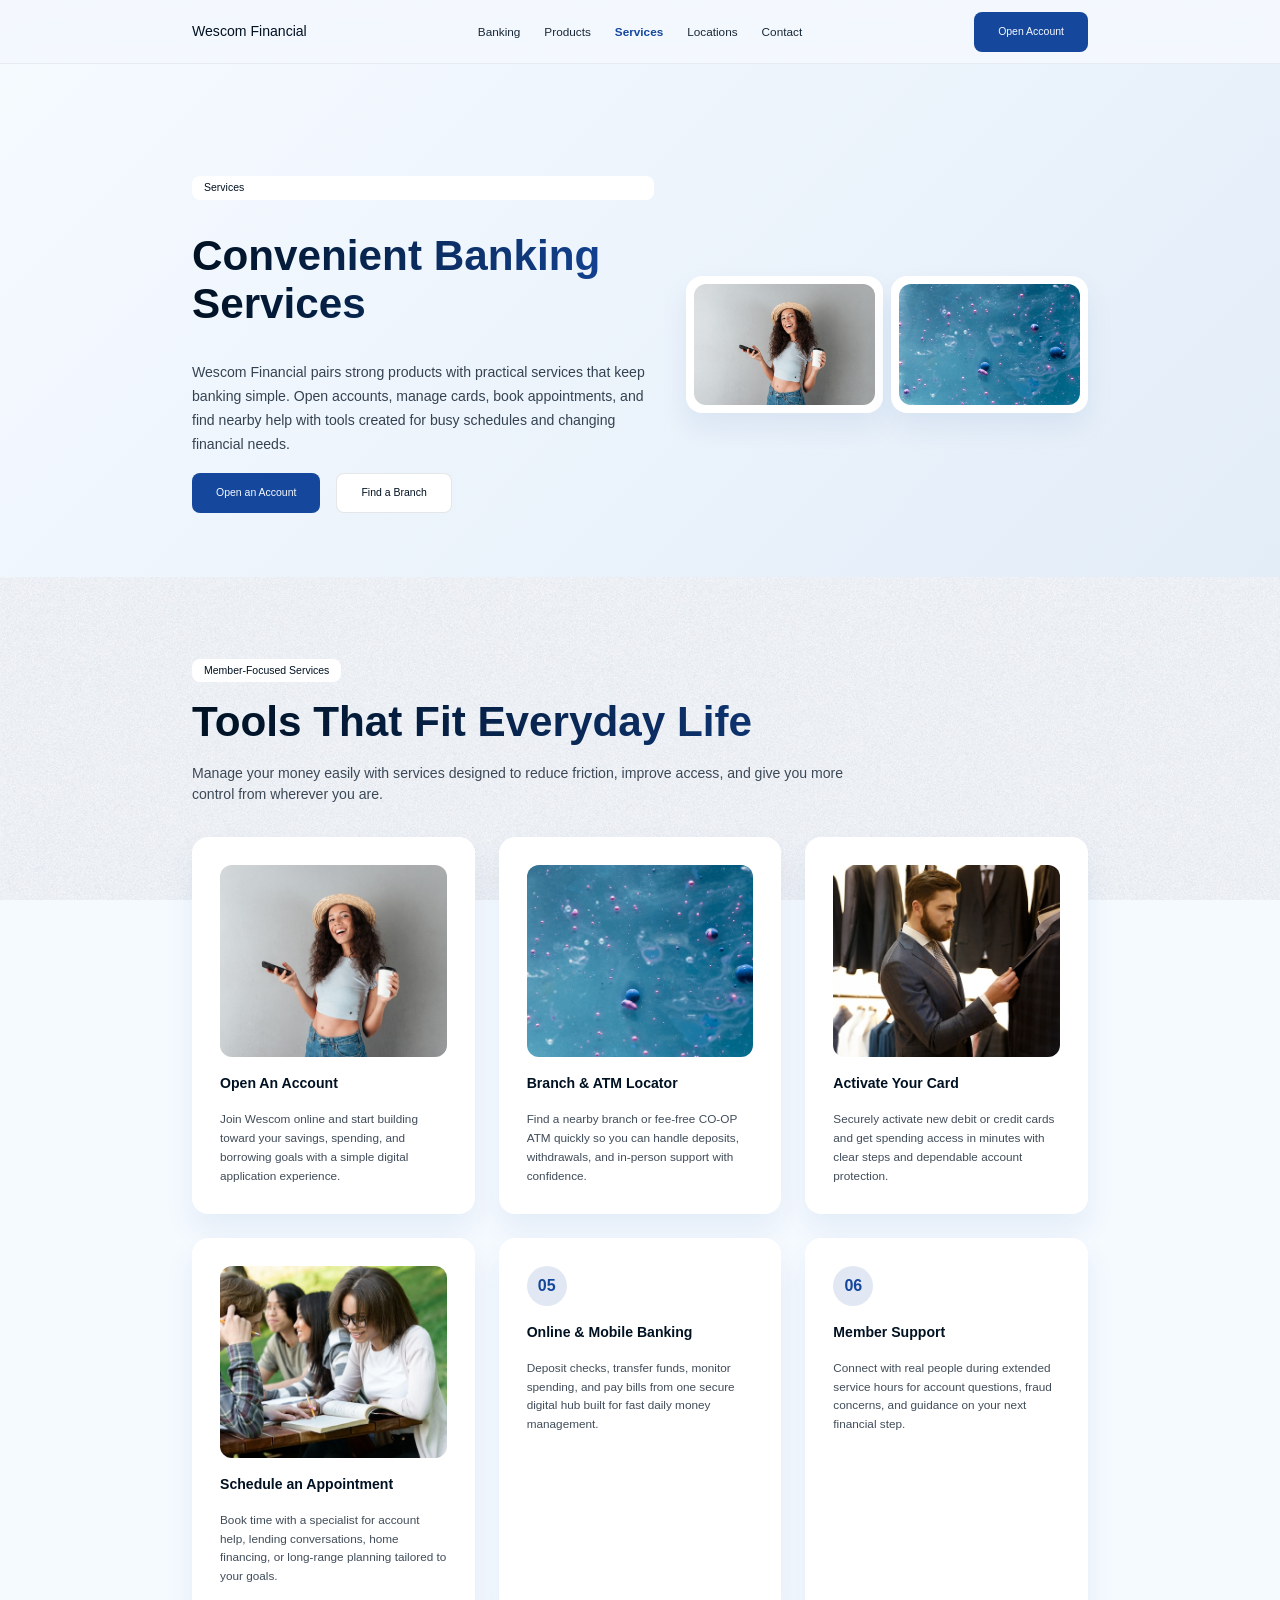
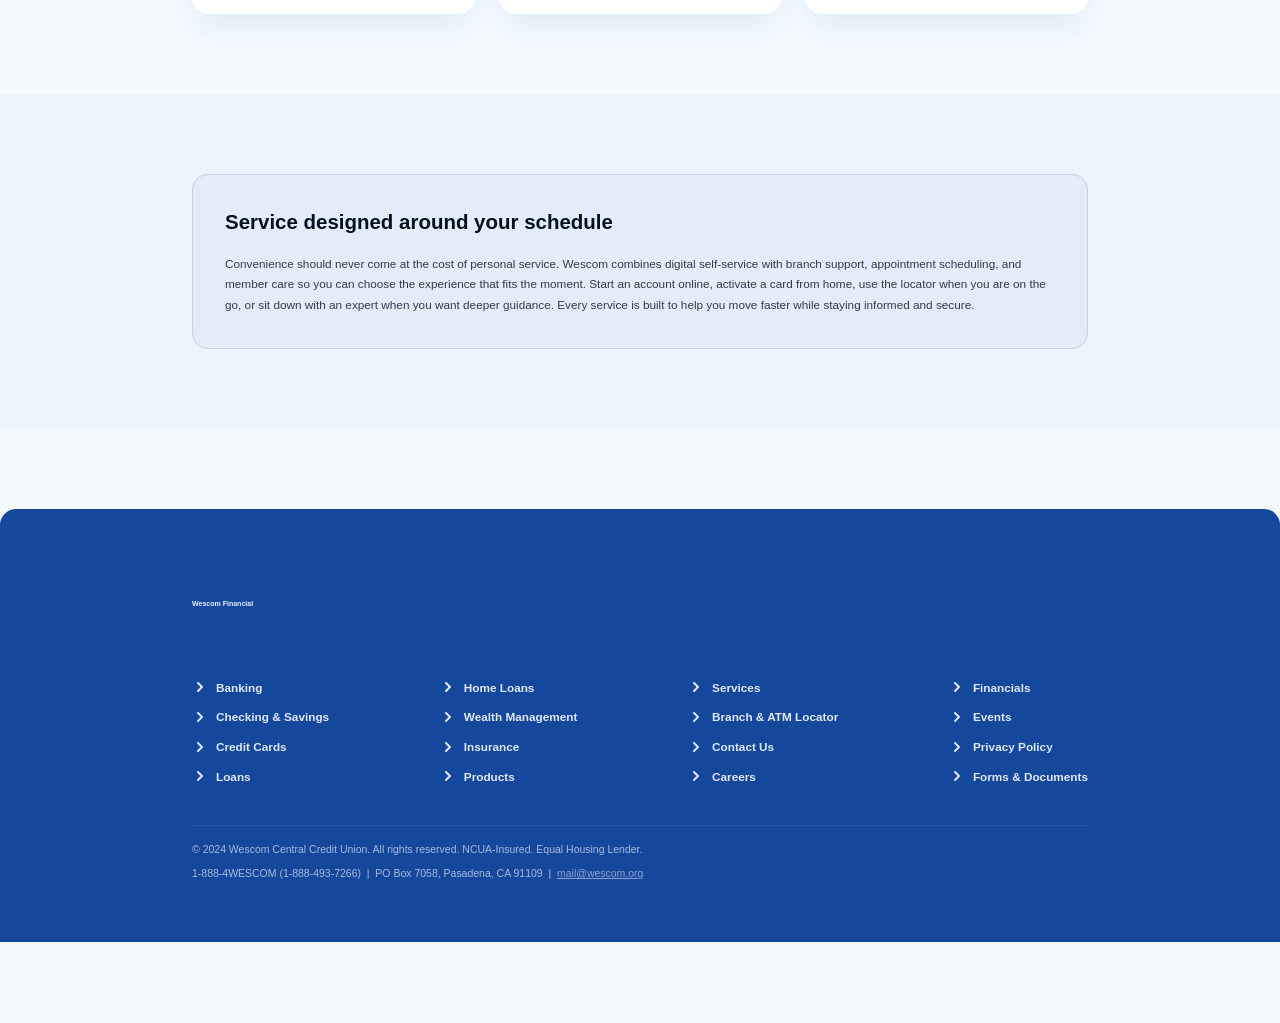
<file: site/services/index.html>
<!DOCTYPE html>
<html lang="en">
<head>
  <meta charset="UTF-8">
  <meta name="viewport" content="width=device-width, initial-scale=1.0">
  <title>Services — Wescom Financial</title>
  <link href="css2.css" rel="stylesheet">
  <style>
    :root {
      --background: #f5faff;
      --card: #ffffff;
      --foreground: #001122;
      --primary-cta: #15479c;
      --primary-cta-text: #f5faff;
      --secondary-cta: #ffffff;
      --secondary-cta-text: #001122;
      --accent: #a8cce8;
      --background-accent: #7ba3cf;
      --radius: 1rem;
      --width-content-width: clamp(40rem, 72.5vw, 100rem);
      --vw-1_5: 1.5vw;
      --width-x-padding-mask-fade: 5vw;
      --width-carousel-padding: calc((100vw - var(--width-content-width)) / 2 + 1px - 1rem);
      --width-carousel-padding-controls: calc((100vw - var(--width-content-width)) / 2 + 1px);
      --width-carousel-item-2: calc(var(--width-content-width) / 2 - var(--vw-1_5) / 2);
      --width-carousel-item-3: calc(var(--width-content-width) / 3 - var(--vw-1_5) / 3 * 2);
      --width-carousel-item-4: calc(var(--width-content-width) / 4 - var(--vw-1_5) / 4 * 3);
      --text-2xs: clamp(0.465rem, 0.62vw, 0.62rem);
      --text-xs: clamp(0.54rem, 0.72vw, 0.72rem);
      --text-sm: clamp(0.615rem, 0.82vw, 0.82rem);
      --text-base: clamp(0.69rem, 0.92vw, 0.92rem);
      --text-lg: clamp(0.75rem, 1vw, 1rem);
      --text-xl: clamp(0.825rem, 1.1vw, 1.1rem);
      --text-2xl: clamp(0.975rem, 1.3vw, 1.3rem);
      --text-3xl: clamp(1.2rem, 1.6vw, 1.6rem);
      --text-4xl: clamp(1.5rem, 2vw, 2rem);
      --text-5xl: clamp(2.025rem, 2.75vw, 2.75rem);
      --text-6xl: clamp(2.475rem, 3.3vw, 3.3rem);
      --text-7xl: clamp(3rem, 4vw, 4rem);
      --text-8xl: clamp(3.5rem, 4.5vw, 4.5rem);
      --text-9xl: clamp(5.25rem, 7vw, 7rem);
      --spacing: 0.25rem;
      --radius-xl: 0.75rem;
      --radius-2xl: 1rem;
      --radius-3xl: 1.5rem;
      --radius-4xl: 2rem;
      --font-weight-normal: 400;
      --font-weight-medium: 500;
      --font-weight-semibold: 600;
      --font-weight-bold: 700;
      --color-background: var(--background);
      --color-card: var(--card);
      --color-foreground: var(--foreground);
      --color-primary-cta: var(--primary-cta);
      --color-primary-cta-text: var(--primary-cta-text);
      --color-secondary-cta: var(--secondary-cta);
      --color-accent: var(--accent);
      --color-background-accent: var(--background-accent);
    }
    *, ::after, ::before { box-sizing: border-box; margin: 0; padding: 0; border: 0 solid; }
    html { line-height: 1.5; font-family: 'Open Sans', sans-serif; scroll-behavior: smooth; }
    body { background: var(--background); color: var(--foreground); font-family: 'Open Sans', sans-serif; min-height: 100vh; display: flex; flex-direction: column; }
    a { color: inherit; text-decoration: none; }
    img, video { max-width: 100%; height: auto; display: block; }
    ol, ul, menu { list-style: none; }
    .w-content-width { width: var(--width-content-width); max-width: 100%; padding: 0 1rem; }
    .card { background: var(--card); border-radius: var(--radius); box-shadow: 0 1px 3px rgba(0,0,0,0.07); }
    .primary-button { background: var(--primary-cta); color: var(--primary-cta-text); border-radius: calc(var(--radius) * 0.5); }
    .secondary-button { background: var(--secondary-cta); color: var(--secondary-cta-text); border-radius: calc(var(--radius) * 0.5); border: 1px solid rgba(0,17,34,0.1); }
    nav[data-section="navbar"] { position: fixed; z-index: 1000; top: 0; left: 0; width: 100%; transition: all 0.5s ease; height: 4rem; background: rgba(245,250,255,0.85); backdrop-filter: blur(8px); border-bottom: 1px solid rgba(0,17,34,0.06); }
    nav[data-section="navbar"].scrolled { box-shadow: 0 2px 20px rgba(0,0,0,0.1); }
    .nav-inner { position: relative; margin: 0 auto; display: flex; align-items: center; justify-content: space-between; height: 100%; width: var(--width-content-width); max-width: 100%; padding: 0 1rem; }
    .nav-logo { font-size: var(--text-xl); font-weight: 500; color: var(--foreground); }
    .nav-links { display: none; position: absolute; left: 50%; transform: translateX(-50%); align-items: center; gap: 1.5rem; }
    @media (min-width: 768px) { .nav-links { display: flex; } }
    .nav-links a { font-size: var(--text-base); color: var(--foreground); opacity: 0.9; transition: opacity 0.2s; }
    .nav-links a:hover { opacity: 0.6; }
    .nav-links a.active { font-weight: 600; color: var(--primary-cta); opacity: 1; }
    .nav-actions { display: flex; align-items: center; gap: 0.5rem; }
    .btn { display: inline-flex; align-items: center; justify-content: center; height: 2.5rem; padding: 0 1.5rem; font-size: var(--text-sm); border-radius: calc(var(--radius) * 0.5); cursor: pointer; transition: opacity 0.2s, transform 0.2s; white-space: nowrap; }
    .btn:hover { opacity: 0.85; }
    .btn-primary { background: var(--primary-cta); color: var(--primary-cta-text); }
    .btn-secondary { background: var(--secondary-cta); color: var(--secondary-cta-text); border: 1px solid rgba(0,17,34,0.1); }
    .mobile-menu-btn { display: flex; align-items: center; justify-content: center; width: 2.5rem; height: 2.5rem; cursor: pointer; }
    @media (min-width: 768px) { .mobile-menu-btn { display: none; } }
    .mobile-menu { display: none; position: fixed; top: 4rem; left: 0; right: 0; background: var(--background); border-bottom: 1px solid rgba(0,0,0,0.08); z-index: 999; padding: 1rem; flex-direction: column; gap: 0.75rem; box-shadow: 0 4px 20px rgba(0,0,0,0.1); }
    .mobile-menu.open { display: flex; }
    .mobile-menu a { font-size: var(--text-base); color: var(--foreground); padding: 0.5rem 0; border-bottom: 1px solid rgba(0,0,0,0.05); }
    .mobile-menu a:last-child { border-bottom: none; }
    .page-hero { padding: 7rem 0 4rem; background: linear-gradient(135deg, var(--background) 0%, color-mix(in srgb, var(--background-accent) 15%, var(--background)) 100%); }
    .page-hero-inner { width: var(--width-content-width); max-width: 100%; margin: 0 auto; padding: 0 1rem; }
    .section { padding: 5rem 0; }
    .section-inner { width: var(--width-content-width); max-width: 100%; margin: 0 auto; padding: 0 1rem; }
    .section-label { display: inline-block; padding: 0.25rem 0.75rem; font-size: var(--text-sm); background: var(--card); border-radius: calc(var(--radius) * 0.5); margin-bottom: 1rem; }
    .section-title { font-size: var(--text-6xl); font-weight: 600; line-height: 1.15; margin-bottom: 1rem; background: linear-gradient(to right, var(--foreground), var(--primary-cta)); -webkit-background-clip: text; -webkit-text-fill-color: transparent; background-clip: text; }
    .section-subtitle { font-size: var(--text-xl); line-height: 1.5; color: var(--foreground); opacity: 0.75; margin-bottom: 2rem; max-width: 42rem; }
    .cards-grid { display: grid; grid-template-columns: 1fr; gap: 1.5rem; }
    @media (min-width: 640px) { .cards-grid { grid-template-columns: repeat(2, 1fr); } }
    @media (min-width: 1024px) { .cards-grid { grid-template-columns: repeat(3, 1fr); } }
    .info-card { background: var(--card); border-radius: var(--radius); padding: 1.75rem; display: flex; flex-direction: column; gap: 1rem; box-shadow: 0 16px 30px rgba(21,71,156,0.08); }
    .info-card-icon { width: 2.5rem; height: 2.5rem; background: color-mix(in srgb, var(--primary-cta) 12%, transparent); color: var(--primary-cta); border-radius: 9999px; display: flex; align-items: center; justify-content: center; font-weight: 700; }
    .info-card-title { font-size: var(--text-xl); font-weight: 600; }
    .info-card-text { font-size: var(--text-base); line-height: 1.6; color: var(--foreground); opacity: 0.75; }
    .tabs { display: flex; flex-wrap: wrap; gap: 0.5rem; margin-bottom: 2rem; border-bottom: 2px solid rgba(0,0,0,0.07); padding-bottom: 0; }
    .tab-btn { padding: 0.75rem 1.25rem; font-size: var(--text-sm); font-weight: 500; cursor: pointer; background: transparent; color: var(--foreground); opacity: 0.7; border-bottom: 2px solid transparent; margin-bottom: -2px; transition: all 0.2s; }
    .tab-btn:hover { opacity: 1; }
    .tab-btn.active { opacity: 1; color: var(--primary-cta); border-bottom-color: var(--primary-cta); font-weight: 600; }
    .tab-panel { display: none; }
    .tab-panel.active { display: block; }
    .map-container { width: 100%; height: 400px; background: color-mix(in srgb, var(--primary-cta) 8%, var(--background)); border-radius: var(--radius); overflow: hidden; position: relative; display: flex; align-items: center; justify-content: center; border: 1px solid rgba(0,0,0,0.06); }
    .location-list { display: grid; grid-template-columns: 1fr; gap: 1rem; }
    @media (min-width: 640px) { .location-list { grid-template-columns: repeat(2, 1fr); } }
    @media (min-width: 1024px) { .location-list { grid-template-columns: repeat(3, 1fr); } }
    .location-card { background: var(--card); border-radius: var(--radius); padding: 1.5rem; display: flex; flex-direction: column; gap: 0.5rem; box-shadow: 0 12px 24px rgba(21,71,156,0.08); }
    .location-card h3 { font-size: var(--text-base); font-weight: 600; }
    .location-card p { font-size: var(--text-sm); color: var(--foreground); opacity: 0.75; line-height: 1.5; }
    .location-badge { display: inline-block; font-size: var(--text-xs); padding: 0.2rem 0.5rem; border-radius: 9999px; margin-bottom: 0.25rem; }
    .badge-branch { background: color-mix(in srgb, var(--primary-cta) 15%, transparent); color: var(--primary-cta); }
    .badge-atm { background: color-mix(in srgb, var(--accent) 30%, transparent); color: var(--foreground); }
    .social-links { display: flex; gap: 1rem; flex-wrap: wrap; }
    .social-link { display: flex; align-items: center; gap: 0.5rem; padding: 0.75rem 1.25rem; background: var(--card); border-radius: var(--radius); font-size: var(--text-sm); font-weight: 500; transition: box-shadow 0.2s, transform 0.2s; }
    .social-link:hover { box-shadow: 0 4px 15px rgba(0,0,0,0.1); transform: translateY(-1px); }
    .social-link svg { flex-shrink: 0; }
    .contact-grid { display: grid; grid-template-columns: 1fr; gap: 1.5rem; }
    @media (min-width: 640px) { .contact-grid { grid-template-columns: repeat(2, 1fr); } }
    @media (min-width: 1024px) { .contact-grid { grid-template-columns: repeat(3, 1fr); } }
    footer[data-section="footer"] { width: 100%; padding: 3.75rem 0; margin-top: 5rem; border-radius: 1rem 1rem 0 0; background: var(--primary-cta); color: var(--primary-cta-text); overflow: hidden; }
    .footer-inner { width: var(--width-content-width); max-width: 100%; margin: 0 auto; padding: 0 1rem; display: flex; flex-direction: column; gap: 2.5rem; }
    .footer-brand { font-size: clamp(2.5rem, 8vw, 8rem); font-weight: 600; line-height: 0.85; padding: 2rem 0; opacity: 0.95; white-space: nowrap; overflow: hidden; }
    .footer-links { display: flex; flex-direction: column; gap: 2rem; }
    @media (min-width: 768px) { .footer-links { flex-direction: row; justify-content: space-between; } }
    .footer-col { display: flex; flex-direction: column; gap: 0.75rem; }
    .footer-link { display: flex; align-items: center; gap: 0.5rem; font-size: var(--text-base); font-weight: 600; opacity: 0.9; transition: opacity 0.2s; }
    .footer-link:hover { opacity: 0.7; }
    .footer-link svg { flex-shrink: 0; width: 1rem; height: 1rem; }
    .footer-legal { font-size: var(--text-sm); opacity: 0.65; padding-top: 1rem; border-top: 1px solid rgba(245,250,255,0.15); }
    .bg-noise { position: fixed; inset: 0; z-index: -10; overflow: hidden; pointer-events: none; }
    .bg-noise::after { content: ''; position: absolute; inset: 0; background-image: url(noise.webp); background-size: 512px; mix-blend-mode: overlay; opacity: 0.1; }
    .gradient-text { background: linear-gradient(to right, var(--foreground), var(--primary-cta)); -webkit-background-clip: text; -webkit-text-fill-color: transparent; background-clip: text; }
    .divider { width: 100%; height: 1px; background: rgba(0,17,34,0.06); }
    .hero-img-grid { display: grid; grid-template-columns: 1fr 1fr; gap: 0.5rem; }
    .hero-img-card { padding: 0.5rem; background: var(--card); border-radius: var(--radius); overflow: hidden; box-shadow: 0 14px 28px rgba(21,71,156,0.08); }
    .hero-img-card img { width: 100%; height: 100%; object-fit: cover; border-radius: calc(var(--radius) * 0.75); }
    .highlight-box { padding: 2rem; background: color-mix(in srgb, var(--primary-cta) 8%, var(--background)); border-radius: var(--radius); border: 1px solid color-mix(in srgb, var(--primary-cta) 15%, transparent); }
    .rate-box { padding: 1.5rem; background: var(--card); border-radius: var(--radius); text-align: center; box-shadow: 0 10px 24px rgba(21,71,156,0.06); }
    .rate-number { font-size: var(--text-5xl); font-weight: 700; color: var(--primary-cta); }
    .rate-label { font-size: var(--text-sm); opacity: 0.7; margin-top: 0.25rem; }
    .split-hero, .two-col { display: grid; gap: 2rem; align-items: center; }
    @media (min-width: 900px) { .split-hero, .two-col { grid-template-columns: 1.15fr 1fr; } }
    .eyebrow { letter-spacing: 0.08em; text-transform: uppercase; font-size: var(--text-xs); color: var(--primary-cta); font-weight: 700; }
    .lead-copy { font-size: var(--text-xl); line-height: 1.7; opacity: 0.78; max-width: 44rem; }
    .stats-grid { display: grid; gap: 1rem; grid-template-columns: repeat(2, 1fr); margin-top: 1.5rem; }
    @media (min-width: 768px) { .stats-grid { grid-template-columns: repeat(4, 1fr); } }
    .stat-card { padding: 1.25rem; background: var(--card); border-radius: var(--radius); box-shadow: 0 12px 24px rgba(21,71,156,0.06); }
    .stat-card strong { display: block; font-size: var(--text-3xl); color: var(--primary-cta); margin-bottom: 0.25rem; }
    .media-card { overflow: hidden; border-radius: var(--radius); box-shadow: 0 18px 36px rgba(21,71,156,0.1); background: var(--card); }
    .media-card img { width: 100%; height: 100%; object-fit: cover; }
    .product-card img, .service-card img { border-radius: calc(var(--radius) * 0.75); height: 12rem; width: 100%; object-fit: cover; }
    .cta-band { padding: 2rem; border-radius: var(--radius); background: linear-gradient(135deg, var(--primary-cta), color-mix(in srgb, var(--primary-cta) 70%, #4b7dc9)); color: var(--primary-cta-text); display: grid; gap: 1rem; align-items: center; }
    @media (min-width: 900px) { .cta-band { grid-template-columns: 1.4fr auto; } }
    .stack { display: grid; gap: 1rem; }
    .list-check { display: grid; gap: 0.75rem; }
    .list-check li { padding-left: 1.5rem; position: relative; opacity: 0.82; }
    .list-check li::before { content: '•'; color: var(--primary-cta); font-weight: 700; position: absolute; left: 0; }
    .tab-copy { font-size: var(--text-base); line-height: 1.75; opacity: 0.8; max-width: 60rem; margin-bottom: 1.5rem; }
    .location-search { width: 100%; padding: 1rem 1.1rem; border-radius: calc(var(--radius) * 0.7); border: 1px solid rgba(0,17,34,0.12); background: var(--card); font-size: var(--text-base); box-shadow: inset 0 1px 2px rgba(0,0,0,0.04); }
    .hours-list p { margin-bottom: 0.5rem; opacity: 0.8; }
    .pill-row { display: flex; gap: 0.75rem; flex-wrap: wrap; }
    .pill { background: color-mix(in srgb, var(--primary-cta) 10%, white); color: var(--primary-cta); padding: 0.45rem 0.85rem; border-radius: 9999px; font-size: var(--text-sm); font-weight: 600; }
    .anchor-offset { scroll-margin-top: 6rem; }
    @media (max-width: 768px) { .section { padding: 3rem 0; } .page-hero { padding: 5.5rem 0 2.5rem; } .footer-brand { white-space: normal; } }
    main { padding-top: 4rem; flex: 1; }
  </style>
</head>

<body>
  <div class="bg-noise"></div>
<nav data-section="navbar">
  <div class="nav-inner">
    <a href="../index.html" class="nav-logo">Wescom Financial</a>
    <div class="nav-links">
      <a href="../bank/">Banking</a>
      <a href="../products/">Products</a>
      <a href="../services/" class="active">Services</a>
      <a href="../branch-atm-locator/">Locations</a>
      <a href="../contacts/">Contact</a>
    </div>
    <div class="nav-actions">
      <button class="mobile-menu-btn" aria-label="Toggle menu">
        <svg xmlns="http://www.w3.org/2000/svg" width="24" height="24" viewBox="0 0 24 24" fill="none" stroke="currentColor" stroke-width="2" stroke-linecap="round" stroke-linejoin="round"><line x1="3" y1="6" x2="21" y2="6"/><line x1="3" y1="12" x2="21" y2="12"/><line x1="3" y1="18" x2="21" y2="18"/></svg>
      </button>
      <a href="https://www.wescom.org/login" class="btn btn-primary" target="_blank" rel="noopener noreferrer">Open Account</a>
    </div>
  </div>
</nav>
<div class="mobile-menu">
  <a href="../index.html">Home</a>
  <a href="../bank/">Banking</a>
  <a href="../products/">Products</a>
  <a href="../services/">Services</a>
  <a href="../branch-atm-locator/">Locations</a>
  <a href="../contacts/">Contact</a>
  <a href="https://www.wescom.org/login" class="btn btn-primary" target="_blank" rel="noopener noreferrer">Open Account</a>
</div>
  <main>

<section class="page-hero">
  <div class="page-hero-inner split-hero">
    <div class="stack animate-in">
      <span class="section-label">Services</span>
      <h1 class="section-title">Convenient Banking Services</h1>
      <p class="lead-copy">Wescom Financial pairs strong products with practical services that keep banking simple. Open accounts, manage cards, book appointments, and find nearby help with tools created for busy schedules and changing financial needs.</p>
      <div style="display:flex;gap:1rem;flex-wrap:wrap;">
        <a href="https://www.wescom.org/login" class="btn btn-primary" target="_blank" rel="noopener noreferrer">Open an Account</a>
        <a href="../branch-atm-locator/" class="btn btn-secondary">Find a Branch</a>
      </div>
    </div>
    <div class="hero-img-grid animate-in">
      <div class="hero-img-card"><img src="smiling-young-woman-using-laptop-computer-while-sitting-cafe_171337-12006.jpg" alt="Online account opening"></div>
      <div class="hero-img-card"><img src="smartphone-with-map-application-screen_23-2148110534.jpg" alt="Branch locator"></div>
    </div>
  </div>
</section>

<section class="section">
  <div class="section-inner">
    <span class="section-label">Member-Focused Services</span>
    <h2 class="section-title">Tools That Fit Everyday Life</h2>
    <p class="section-subtitle">Manage your money easily with services designed to reduce friction, improve access, and give you more control from wherever you are.</p>
    <div class="cards-grid">
      <article class="info-card service-card animate-in"><img src="smiling-young-woman-using-laptop-computer-while-sitting-cafe_171337-12006.jpg" alt="Open an account"><h3 class="info-card-title">Open An Account</h3><p class="info-card-text">Join Wescom online and start building toward your savings, spending, and borrowing goals with a simple digital application experience.</p></article>
      <article class="info-card service-card animate-in"><img src="smartphone-with-map-application-screen_23-2148110534.jpg" alt="Branch and ATM locator"><h3 class="info-card-title">Branch &amp; ATM Locator</h3><p class="info-card-text">Find a nearby branch or fee-free CO-OP ATM quickly so you can handle deposits, withdrawals, and in-person support with confidence.</p></article>
      <article class="info-card service-card animate-in"><img src="close-up-hands-holding-credit-card-typing-laptop_171337-18967.jpg" alt="Card activation"><h3 class="info-card-title">Activate Your Card</h3><p class="info-card-text">Securely activate new debit or credit cards and get spending access in minutes with clear steps and dependable account protection.</p></article>
      <article class="info-card service-card animate-in"><img src="two-business-partners-working-together-office_171337-13350.jpg" alt="Appointments"><h3 class="info-card-title">Schedule an Appointment</h3><p class="info-card-text">Book time with a specialist for account help, lending conversations, home financing, or long-range planning tailored to your goals.</p></article>
      <article class="info-card animate-in"><div class="info-card-icon">05</div><h3 class="info-card-title">Online &amp; Mobile Banking</h3><p class="info-card-text">Deposit checks, transfer funds, monitor spending, and pay bills from one secure digital hub built for fast daily money management.</p></article>
      <article class="info-card animate-in"><div class="info-card-icon">06</div><h3 class="info-card-title">Member Support</h3><p class="info-card-text">Connect with real people during extended service hours for account questions, fraud concerns, and guidance on your next financial step.</p></article>
    </div>
  </div>
</section>

<section class="section" style="background:rgba(123,163,207,0.08);">
  <div class="section-inner">
    <div class="highlight-box animate-in">
      <h2 class="info-card-title" style="font-size:var(--text-3xl);margin-bottom:1rem;">Service designed around your schedule</h2>
      <p class="tab-copy" style="margin-bottom:0;max-width:none;">Convenience should never come at the cost of personal service. Wescom combines digital self-service with branch support, appointment scheduling, and member care so you can choose the experience that fits the moment. Start an account online, activate a card from home, use the locator when you are on the go, or sit down with an expert when you want deeper guidance. Every service is built to help you move faster while staying informed and secure.</p>
    </div>
  </div>
</section>

  </main>
<footer data-section="footer" aria-label="Site footer">
  <div class="footer-inner">
    <div class="footer-brand">Wescom Financial</div>
    <div class="footer-links">
      <div class="footer-col">
        <a href="../bank/" class="footer-link"><svg xmlns="http://www.w3.org/2000/svg" width="16" height="16" viewBox="0 0 24 24" fill="none" stroke="currentColor" stroke-width="3" stroke-linecap="round" stroke-linejoin="round"><path d="m9 18 6-6-6-6"/></svg>Banking</a>
        <a href="../bank/#checking" class="footer-link"><svg xmlns="http://www.w3.org/2000/svg" width="16" height="16" viewBox="0 0 24 24" fill="none" stroke="currentColor" stroke-width="3" stroke-linecap="round" stroke-linejoin="round"><path d="m9 18 6-6-6-6"/></svg>Checking &amp; Savings</a>
        <a href="../bank/#credit-cards" class="footer-link"><svg xmlns="http://www.w3.org/2000/svg" width="16" height="16" viewBox="0 0 24 24" fill="none" stroke="currentColor" stroke-width="3" stroke-linecap="round" stroke-linejoin="round"><path d="m9 18 6-6-6-6"/></svg>Credit Cards</a>
        <a href="../bank/#loans" class="footer-link"><svg xmlns="http://www.w3.org/2000/svg" width="16" height="16" viewBox="0 0 24 24" fill="none" stroke="currentColor" stroke-width="3" stroke-linecap="round" stroke-linejoin="round"><path d="m9 18 6-6-6-6"/></svg>Loans</a>
      </div>
      <div class="footer-col">
        <a href="../bank/#home-loans" class="footer-link"><svg xmlns="http://www.w3.org/2000/svg" width="16" height="16" viewBox="0 0 24 24" fill="none" stroke="currentColor" stroke-width="3" stroke-linecap="round" stroke-linejoin="round"><path d="m9 18 6-6-6-6"/></svg>Home Loans</a>
        <a href="../bank/#wealth" class="footer-link"><svg xmlns="http://www.w3.org/2000/svg" width="16" height="16" viewBox="0 0 24 24" fill="none" stroke="currentColor" stroke-width="3" stroke-linecap="round" stroke-linejoin="round"><path d="m9 18 6-6-6-6"/></svg>Wealth Management</a>
        <a href="../bank/#insurance" class="footer-link"><svg xmlns="http://www.w3.org/2000/svg" width="16" height="16" viewBox="0 0 24 24" fill="none" stroke="currentColor" stroke-width="3" stroke-linecap="round" stroke-linejoin="round"><path d="m9 18 6-6-6-6"/></svg>Insurance</a>
        <a href="../products/" class="footer-link"><svg xmlns="http://www.w3.org/2000/svg" width="16" height="16" viewBox="0 0 24 24" fill="none" stroke="currentColor" stroke-width="3" stroke-linecap="round" stroke-linejoin="round"><path d="m9 18 6-6-6-6"/></svg>Products</a>
      </div>
      <div class="footer-col">
        <a href="../services/" class="footer-link"><svg xmlns="http://www.w3.org/2000/svg" width="16" height="16" viewBox="0 0 24 24" fill="none" stroke="currentColor" stroke-width="3" stroke-linecap="round" stroke-linejoin="round"><path d="m9 18 6-6-6-6"/></svg>Services</a>
        <a href="../branch-atm-locator/" class="footer-link"><svg xmlns="http://www.w3.org/2000/svg" width="16" height="16" viewBox="0 0 24 24" fill="none" stroke="currentColor" stroke-width="3" stroke-linecap="round" stroke-linejoin="round"><path d="m9 18 6-6-6-6"/></svg>Branch &amp; ATM Locator</a>
        <a href="../contacts/" class="footer-link"><svg xmlns="http://www.w3.org/2000/svg" width="16" height="16" viewBox="0 0 24 24" fill="none" stroke="currentColor" stroke-width="3" stroke-linecap="round" stroke-linejoin="round"><path d="m9 18 6-6-6-6"/></svg>Contact Us</a>
        <a href="https://www.wescom.org/about-us/careers" class="footer-link" target="_blank" rel="noopener noreferrer"><svg xmlns="http://www.w3.org/2000/svg" width="16" height="16" viewBox="0 0 24 24" fill="none" stroke="currentColor" stroke-width="3" stroke-linecap="round" stroke-linejoin="round"><path d="m9 18 6-6-6-6"/></svg>Careers</a>
      </div>
      <div class="footer-col">
        <a href="https://www.wescom.org/about-us/financials" class="footer-link" target="_blank" rel="noopener noreferrer"><svg xmlns="http://www.w3.org/2000/svg" width="16" height="16" viewBox="0 0 24 24" fill="none" stroke="currentColor" stroke-width="3" stroke-linecap="round" stroke-linejoin="round"><path d="m9 18 6-6-6-6"/></svg>Financials</a>
        <a href="https://www.wescom.org/about-us/events" class="footer-link" target="_blank" rel="noopener noreferrer"><svg xmlns="http://www.w3.org/2000/svg" width="16" height="16" viewBox="0 0 24 24" fill="none" stroke="currentColor" stroke-width="3" stroke-linecap="round" stroke-linejoin="round"><path d="m9 18 6-6-6-6"/></svg>Events</a>
        <a href="https://www.wescom.org/privacy-security/privacy-policy" class="footer-link" target="_blank" rel="noopener noreferrer"><svg xmlns="http://www.w3.org/2000/svg" width="16" height="16" viewBox="0 0 24 24" fill="none" stroke="currentColor" stroke-width="3" stroke-linecap="round" stroke-linejoin="round"><path d="m9 18 6-6-6-6"/></svg>Privacy Policy</a>
        <a href="https://www.wescom.org/about-us/forms-documents" class="footer-link" target="_blank" rel="noopener noreferrer"><svg xmlns="http://www.w3.org/2000/svg" width="16" height="16" viewBox="0 0 24 24" fill="none" stroke="currentColor" stroke-width="3" stroke-linecap="round" stroke-linejoin="round"><path d="m9 18 6-6-6-6"/></svg>Forms &amp; Documents</a>
      </div>
    </div>
    <div class="footer-legal">
      <p>© 2024 Wescom Central Credit Union. All rights reserved. NCUA-Insured. Equal Housing Lender.</p>
      <p style="margin-top:0.5rem;">1-888-4WESCOM (1-888-493-7266) &nbsp;|&nbsp; PO Box 7058, Pasadena, CA 91109 &nbsp;|&nbsp; <a href="mailto:mail@wescom.org" style="text-decoration:underline;opacity:0.8;">mail@wescom.org</a></p>
    </div>
  </div>
</footer>

<script>
  const navbar = document.querySelector('nav[data-section="navbar"]');
  window.addEventListener('scroll', () => {
    if (window.scrollY > 20) {
      navbar.classList.add('scrolled');
    } else {
      navbar.classList.remove('scrolled');
    }
  });

  const mobileBtn = document.querySelector('.mobile-menu-btn');
  const mobileMenu = document.querySelector('.mobile-menu');
  if (mobileBtn && mobileMenu) {
    mobileBtn.addEventListener('click', () => {
      mobileMenu.classList.toggle('open');
    });
    mobileMenu.querySelectorAll('a').forEach(link => {
      link.addEventListener('click', () => mobileMenu.classList.remove('open'));
    });
  }

  document.querySelectorAll('.tab-btn').forEach(btn => {
    btn.addEventListener('click', () => {
      const tabGroup = btn.dataset.tabGroup;
      const tabId = btn.dataset.tab;
      document.querySelectorAll(`.tab-btn[data-tab-group="${tabGroup}"]`).forEach(b => b.classList.remove('active'));
      document.querySelectorAll(`.tab-panel[data-tab-group="${tabGroup}"]`).forEach(p => p.classList.remove('active'));
      btn.classList.add('active');
      const panel = document.querySelector(`.tab-panel[data-tab="${tabId}"][data-tab-group="${tabGroup}"]`);
      if (panel) panel.classList.add('active');
    });
  });

  document.querySelectorAll('.tabs').forEach(tabsEl => {
    const firstBtn = tabsEl.querySelector('.tab-btn');
    if (firstBtn) firstBtn.click();
  });

  const activateTabFromHash = () => {
    const hash = window.location.hash.replace('#', '');
    if (!hash) return;
    const matchingBtn = document.querySelector(`.tab-btn[data-tab="${hash}"]`);
    if (matchingBtn) matchingBtn.click();
  };
  activateTabFromHash();
  window.addEventListener('hashchange', activateTabFromHash);

  const observer = new IntersectionObserver((entries) => {
    entries.forEach(entry => {
      if (entry.isIntersecting) {
        entry.target.style.opacity = '1';
        entry.target.style.transform = 'translateY(0)';
        observer.unobserve(entry.target);
      }
    });
  }, { threshold: 0.1 });

  document.querySelectorAll('.animate-in').forEach(el => {
    el.style.opacity = '0';
    el.style.transform = 'translateY(20px)';
    el.style.transition = 'opacity 0.6s ease, transform 0.6s ease';
    observer.observe(el);
  });

  const footerBrand = document.querySelector('.footer-brand');
  if (footerBrand) {
    const resizeFooterBrand = () => {
      const container = footerBrand.parentElement;
      const containerWidth = container.offsetWidth;
      const textWidth = footerBrand.scrollWidth;
      if (textWidth > containerWidth) {
        const ratio = containerWidth / textWidth;
        const currentSize = parseFloat(window.getComputedStyle(footerBrand).fontSize);
        footerBrand.style.fontSize = (currentSize * ratio * 0.95) + 'px';
      }
    };
    setTimeout(resizeFooterBrand, 100);
    window.addEventListener('resize', resizeFooterBrand);
  }
</script>

</body>
</html>
</file>
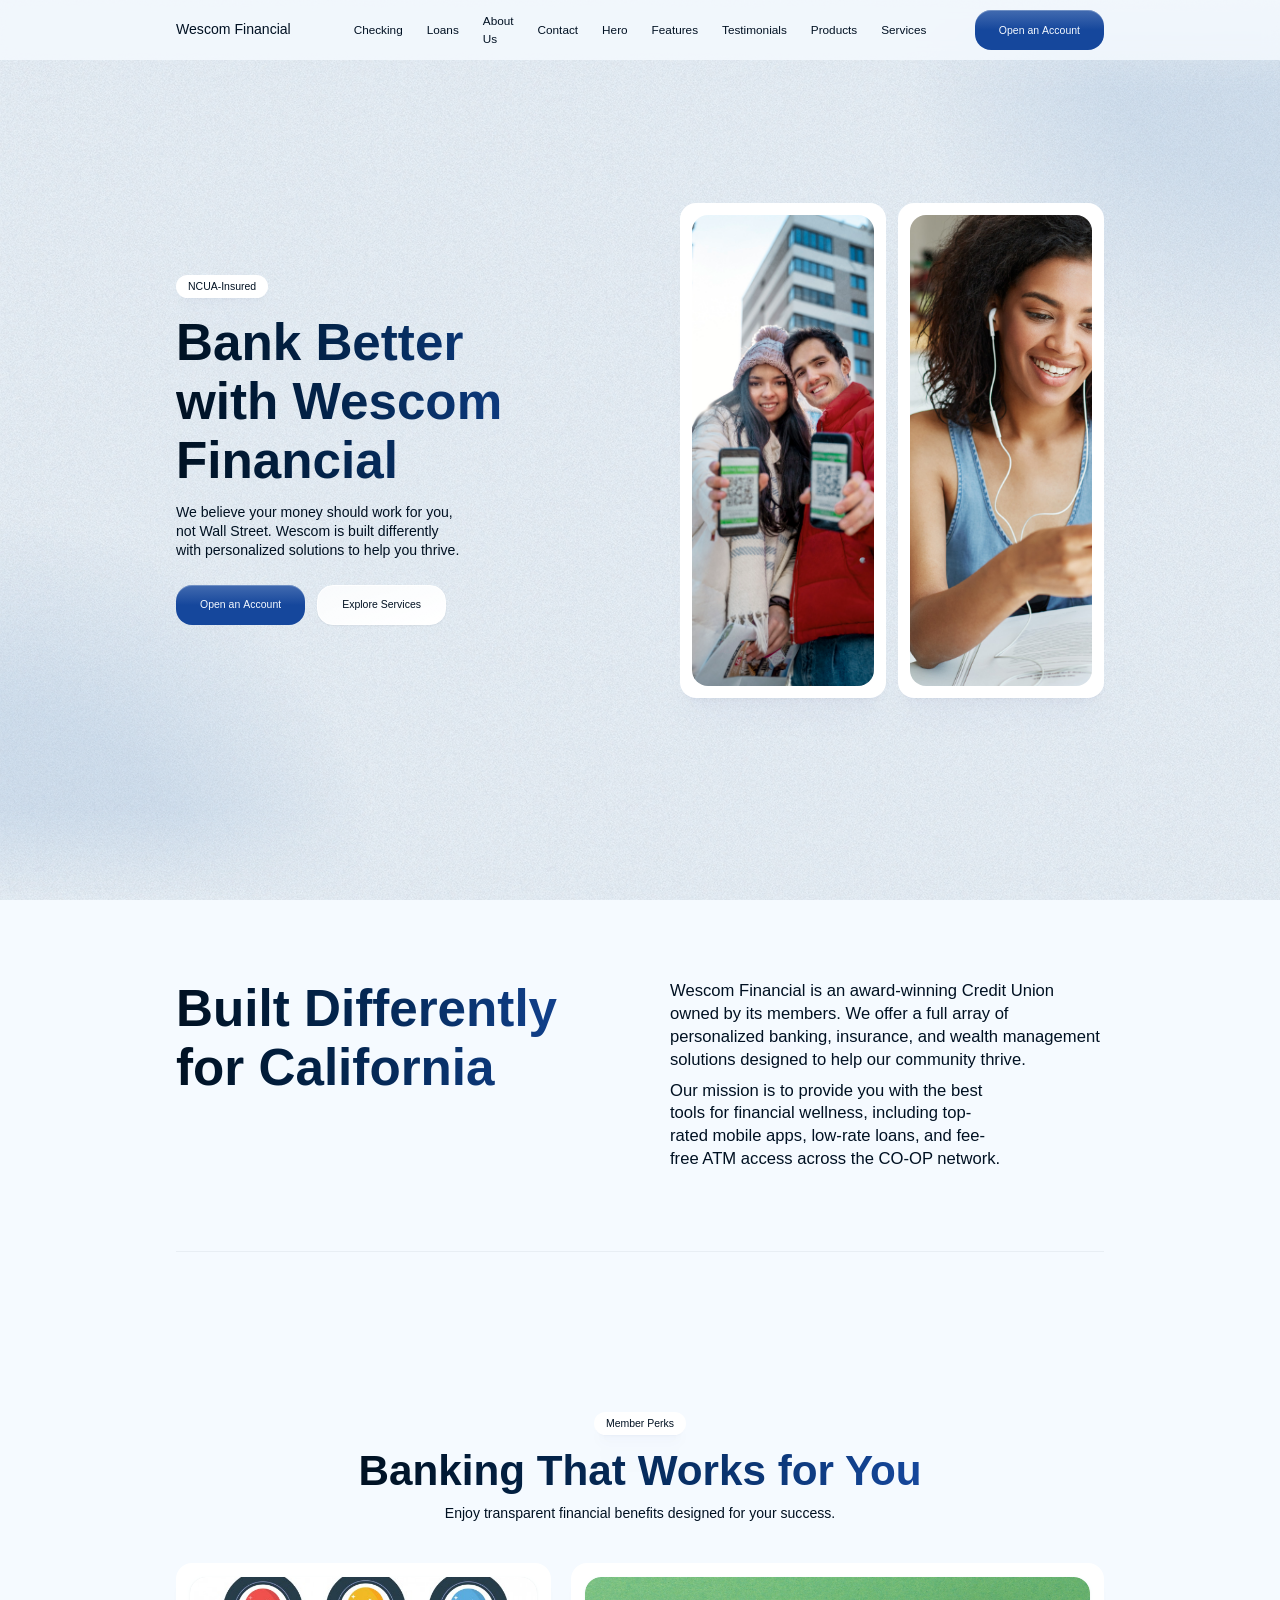
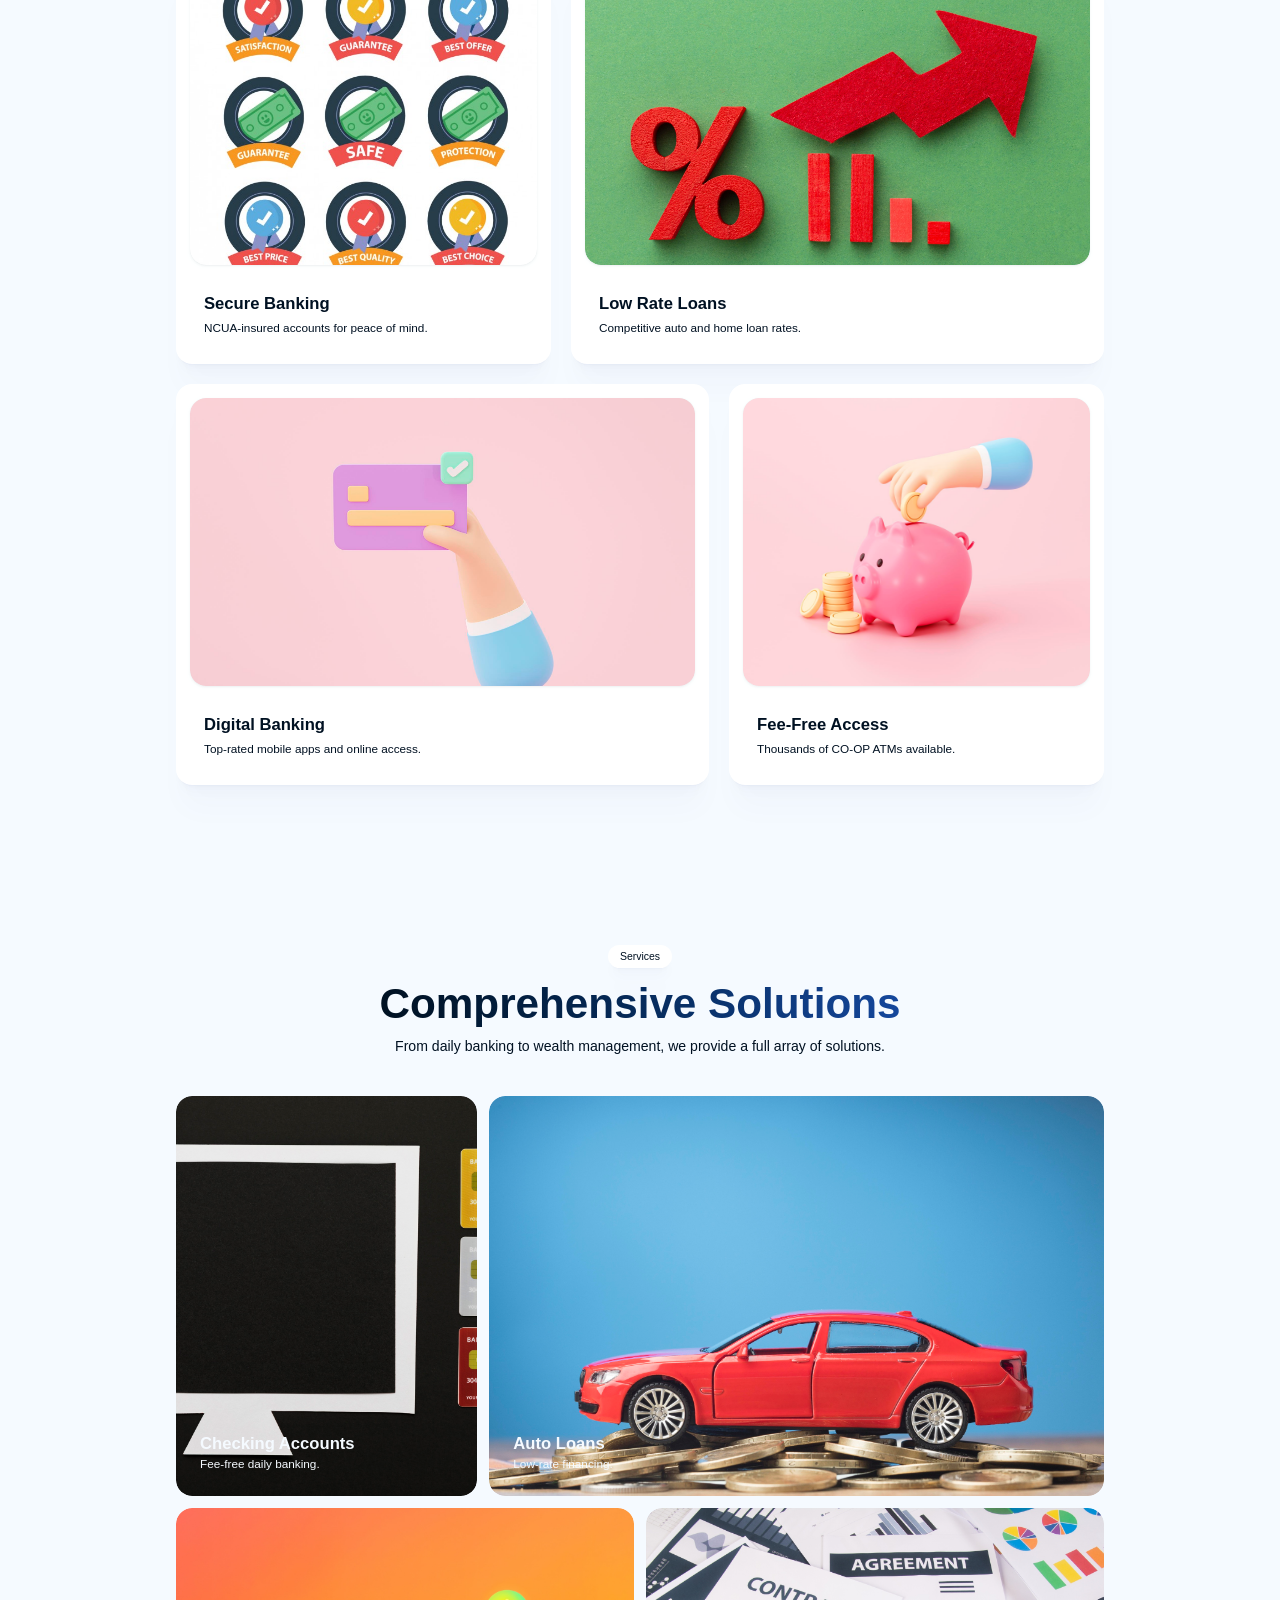
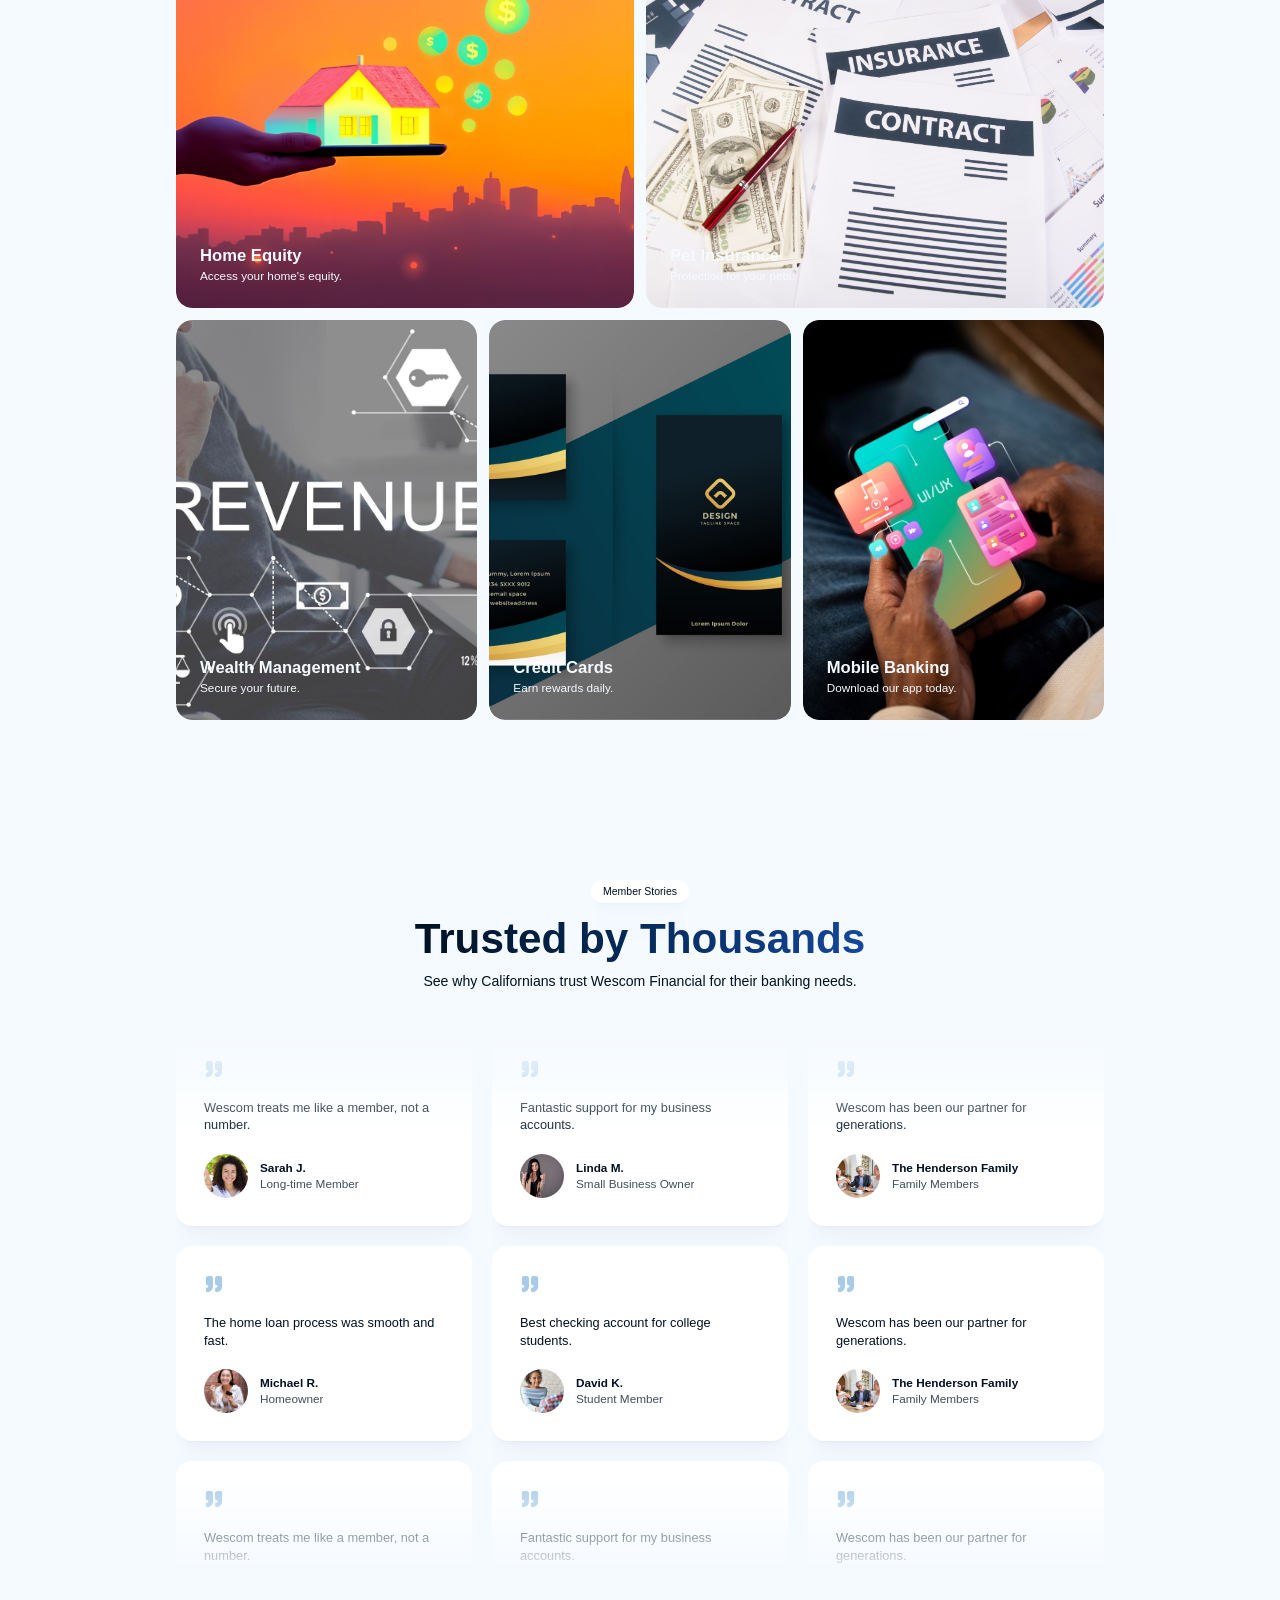
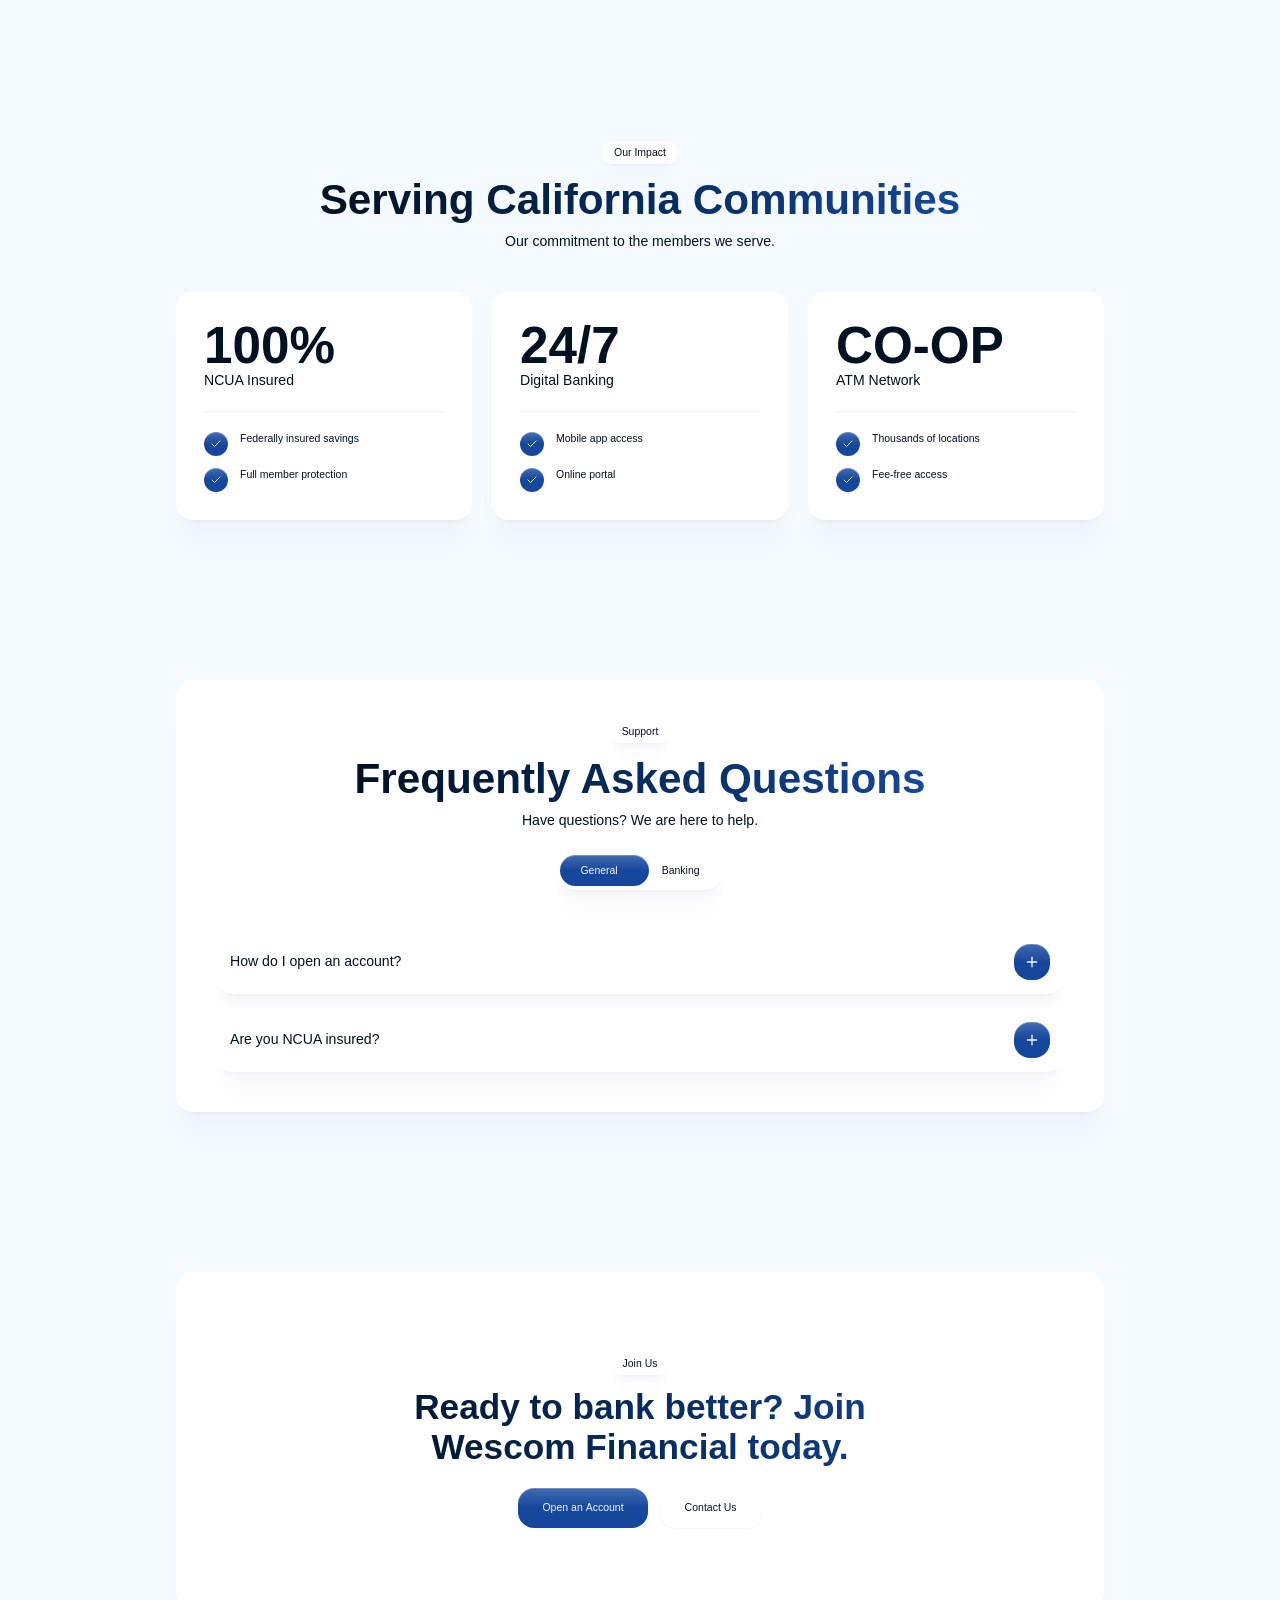
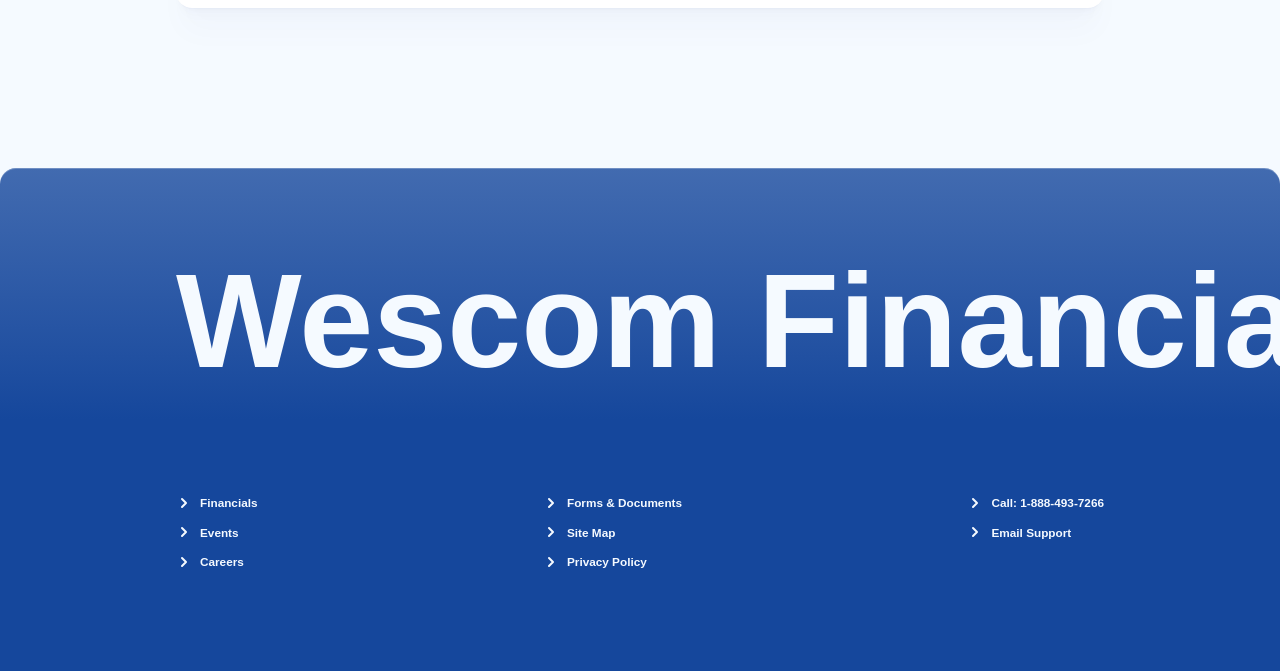
<file: wescom_extracted/wescom/index.html>
<!DOCTYPE html><html lang="en" data-scrapbook-source="https://3002-ieg67bvni7wm3gh3d4u7o.sandbox.webild.io/" data-scrapbook-create="20260703154043894"><head>
    

    

    <meta charset="UTF-8">
    
    
    <link href="css2.css" rel="stylesheet">
    
    <meta name="viewport" content="width=device-width, initial-scale=1.0">
    <title>Webild Components</title>
  <style type="text/css" data-vite-dev-id="/home/user/projects/342134ef-b7a2-4520-b81e-b97abb8f9704/src/index.css">@import url("css2-1.css");
@layer properties;
@layer theme, base, components, utilities;
@layer theme {
  :root, :host { --font-serif: ui-serif, Georgia, Cambria, "Times New Roman", Times, serif; --color-red-50: oklch(97.1% 0.013 17.38); --color-red-300: oklch(80.8% 0.114 19.571); --color-red-400: oklch(70.4% 0.191 22.216); --color-red-500: oklch(63.7% 0.237 25.331); --color-red-600: oklch(57.7% 0.245 27.325); --color-green-500: oklch(72.3% 0.219 149.579); --color-black: #000; --color-white: #fff; --spacing: 0.25rem; --container-xs: 20rem; --container-sm: 24rem; --container-md: 28rem; --container-lg: 32rem; --container-xl: 36rem; --container-3xl: 48rem; --container-4xl: 56rem; --container-7xl: 80rem; --text-xs: var(--text-xs); --text-xs--line-height: calc(1 / 0.75); --text-sm: var(--text-sm); --text-sm--line-height: calc(1.25 / 0.875); --text-base: var(--text-base); --text-base--line-height: calc(1.5 / 1); --text-lg: var(--text-lg); --text-lg--line-height: calc(1.75 / 1.125); --text-xl: var(--text-xl); --text-xl--line-height: calc(1.75 / 1.25); --text-2xl: var(--text-2xl); --text-2xl--line-height: calc(2 / 1.5); --text-3xl: var(--text-3xl); --text-3xl--line-height: calc(2.25 / 1.875); --text-4xl: var(--text-4xl); --text-4xl--line-height: calc(2.5 / 2.25); --text-5xl: var(--text-5xl); --text-5xl--line-height: 1; --text-6xl: var(--text-6xl); --text-6xl--line-height: 1; --text-7xl: var(--text-7xl); --text-7xl--line-height: 1; --text-8xl: var(--text-8xl); --text-8xl--line-height: 1; --text-9xl: var(--text-9xl); --text-9xl--line-height: 1; --font-weight-normal: 400; --font-weight-medium: 500; --font-weight-semibold: 600; --font-weight-bold: 700; --tracking-tight: -0.025em; --tracking-wide: 0.025em; --tracking-widest: 0.1em; --leading-tight: 1.25; --leading-snug: 1.375; --leading-normal: 1.5; --leading-relaxed: 1.625; --radius-xl: 0.75rem; --radius-2xl: 1rem; --radius-3xl: 1.5rem; --radius-4xl: 2rem; --drop-shadow-lg: 0 4px 4px rgb(0 0 0 / 0.15); --drop-shadow-2xl: 0 25px 25px rgb(0 0 0 / 0.15); --ease-out: cubic-bezier(0, 0, 0.2, 1); --ease-in-out: cubic-bezier(0.4, 0, 0.2, 1); --animate-spin: spin 1s linear infinite; --animate-pulse: pulse 2s cubic-bezier(0.4, 0, 0.6, 1) infinite; --blur-xs: 4px; --blur-sm: 8px; --blur-md: 12px; --blur-lg: 16px; --blur-xl: 24px; --blur-3xl: 64px; --perspective-distant: 1200px; --aspect-video: 16 / 9; --default-transition-duration: 150ms; --default-transition-timing-function: cubic-bezier(0.4, 0, 0.2, 1); --default-font-family: 'Open Sans', sans-serif; --default-mono-font-family: monospace; --radius: var(--radius); --color-background: var(--background); --color-card: var(--card); --color-foreground: var(--foreground); --color-primary-cta: var(--primary-cta); --color-primary-cta-text: var(--primary-cta-text); --color-secondary-cta: var(--secondary-cta); --color-accent: var(--accent); --color-background-accent: var(--background-accent); --width-content-width: var(--width-content-width); --width-carousel-padding: var(--width-carousel-padding); --width-carousel-padding-controls: var(--width-carousel-padding-controls); --width-carousel-item-2: var(--width-carousel-item-2); --width-carousel-item-3: var(--width-carousel-item-3); --width-carousel-item-4: var(--width-carousel-item-4); --text-2xs: var(--text-2xs); }
}
@layer base {
  *, ::after, ::before, ::backdrop, ::file-selector-button { box-sizing: border-box; margin: 0px; padding: 0px; border: 0px solid; }
  html, :host { line-height: 1.5; tab-size: 4; font-family: var(--default-font-family, ui-sans-serif, system-ui, sans-serif, "Apple Color Emoji", "Segoe UI Emoji", "Segoe UI Symbol", "Noto Color Emoji"); font-feature-settings: var(--default-font-feature-settings, normal); font-variation-settings: var(--default-font-variation-settings, normal); }
  hr { height: 0px; color: inherit; border-top-width: 1px; }
  abbr:where([title]) { text-decoration: underline dotted; }
  h1, h2, h3, h4, h5, h6 { font-size: inherit; font-weight: inherit; }
  a { color: inherit; text-decoration: inherit; }
  b, strong { font-weight: bolder; }
  code, kbd, samp, pre { font-family: var(--default-mono-font-family, ui-monospace, SFMono-Regular, Menlo, Monaco, Consolas, "Liberation Mono", "Courier New", monospace); font-feature-settings: var(--default-mono-font-feature-settings, normal); font-variation-settings: var(--default-mono-font-variation-settings, normal); font-size: 1em; }
  small { font-size: 80%; }
  sub, sup { font-size: 75%; line-height: 0; position: relative; vertical-align: baseline; }
  sub { bottom: -0.25em; }
  sup { top: -0.5em; }
  table { text-indent: 0px; border-color: inherit; border-collapse: collapse; }
  :focus-visible { outline: auto; }
  progress { vertical-align: baseline; }
  summary { display: list-item; }
  ol, ul, menu { list-style: none; }
  img, svg, video, canvas, audio, iframe, embed, object { display: block; vertical-align: middle; }
  img, video { max-width: 100%; height: auto; }
  button, input, select, optgroup, textarea, ::file-selector-button { font: inherit; letter-spacing: inherit; color: inherit; border-radius: 0px; background-color: transparent; opacity: 1; }
  :where(select:is([multiple], [size])) optgroup { font-weight: bolder; }
  :where(select:is([multiple], [size])) optgroup option { padding-inline-start: 20px; }
  ::file-selector-button { margin-inline-end: 4px; }
  ::placeholder { opacity: 1; }
  @supports (not (-webkit-appearance: -apple-pay-button)) or (contain-intrinsic-size: 1px) {
  ::placeholder {
  color: currentcolor;
  @supports (color: color-mix(in lab, red, red)) {
  color: color-mix(in oklab, currentcolor, transparent);
}
}
}
  textarea { resize: vertical; }
  ::-webkit-search-decoration { appearance: none; }
  ::-webkit-date-and-time-value { min-height: 1lh; text-align: inherit; }
  ::-webkit-datetime-edit { display: inline-flex; }
  ::-webkit-datetime-edit-fields-wrapper { padding: 0px; }
  ::-webkit-datetime-edit, ::-webkit-datetime-edit-year-field, ::-webkit-datetime-edit-month-field, ::-webkit-datetime-edit-day-field, ::-webkit-datetime-edit-hour-field, ::-webkit-datetime-edit-minute-field, ::-webkit-datetime-edit-second-field, ::-webkit-datetime-edit-millisecond-field, ::-webkit-datetime-edit-meridiem-field { padding-block: 0px; }
  ::-webkit-calendar-picker-indicator { line-height: 1; }
  :user-invalid { box-shadow: none; }
  button, input:where([type="button"], [type="reset"], [type="submit"]), ::file-selector-button { appearance: button; }
  ::-webkit-inner-spin-button, ::-webkit-outer-spin-button { height: auto; }
  [hidden]:where(:not([hidden="until-found"])) { display: none !important; }
}
@layer utilities {
  .\@container\/field-group { container: field-group / inline-size; }
  .pointer-events-auto { pointer-events: auto; }
  .pointer-events-none { pointer-events: none; }
  .invisible { visibility: hidden; }
  .visible { visibility: visible; }
  .sr-only { position: absolute; width: 1px; height: 1px; padding: 0px; margin: -1px; overflow: hidden; clip-path: inset(50%); white-space: nowrap; border-width: 0px; }
  .absolute { position: absolute; }
  .fixed { position: fixed; }
  .relative { position: relative; }
  .static { position: static; }
  .sticky { position: sticky; }
  .inset-0 { inset: calc(var(--spacing) * 0); }
  .inset-0\.5 { inset: calc(var(--spacing) * 0.5); }
  .inset-px { inset: 1px; }
  .-inset-x-px { inset-inline: -1px; }
  .inset-x-0 { inset-inline: calc(var(--spacing) * 0); }
  .inset-x-1 { inset-inline: calc(var(--spacing) * 1); }
  .inset-x-2 { inset-inline: calc(var(--spacing) * 2); }
  .inset-x-3 { inset-inline: calc(var(--spacing) * 3); }
  .inset-x-4 { inset-inline: calc(var(--spacing) * 4); }
  .inset-x-5 { inset-inline: calc(var(--spacing) * 5); }
  .inset-x-6 { inset-inline: calc(var(--spacing) * 6); }
  .inset-y-0 { inset-block: calc(var(--spacing) * 0); }
  .inset-y-1 { inset-block: calc(var(--spacing) * 1); }
  .start { inset-inline-start: var(--spacing); }
  .end { inset-inline-end: var(--spacing); }
  .-top-2 { top: calc(var(--spacing) * -2); }
  .-top-3 { top: calc(var(--spacing) * -3); }
  .-top-7 { top: calc(var(--spacing) * -7); }
  .-top-12 { top: calc(var(--spacing) * -12); }
  .-top-\[15\%\] { top: calc(-15%); }
  .-top-\[252px\] { top: calc(-252px); }
  .-top-\[352px\] { top: calc(-352px); }
  .-top-\[400px\] { top: calc(-400px); }
  .-top-\[571px\] { top: calc(-571px); }
  .top-0 { top: calc(var(--spacing) * 0); }
  .top-1 { top: calc(var(--spacing) * 1); }
  .top-1\.5 { top: calc(var(--spacing) * 1.5); }
  .top-1\/2 { top: calc(50%); }
  .top-2 { top: calc(var(--spacing) * 2); }
  .top-3 { top: calc(var(--spacing) * 3); }
  .top-3\.5 { top: calc(var(--spacing) * 3.5); }
  .top-4 { top: calc(var(--spacing) * 4); }
  .top-5 { top: calc(var(--spacing) * 5); }
  .top-8 { top: calc(var(--spacing) * 8); }
  .top-15\/100 { top: calc(15%); }
  .top-\[-20vh\] { top: -20vh; }
  .top-\[-30vh\] { top: -30vh; }
  .top-\[1px\] { top: 1px; }
  .top-\[5\%\] { top: 5%; }
  .top-\[25vw\] { top: 25vw; }
  .top-\[28\%\] { top: 28%; }
  .top-\[40\%\] { top: 40%; }
  .top-\[50\%\] { top: 50%; }
  .top-\[60\%\] { top: 60%; }
  .top-full { top: 100%; }
  .-right-2 { right: calc(var(--spacing) * -2); }
  .-right-3 { right: calc(var(--spacing) * -3); }
  .-right-12 { right: calc(var(--spacing) * -12); }
  .-right-\[33vw\] { right: calc(-33vw); }
  .-right-\[36vw\] { right: calc(-36vw); }
  .right-0 { right: calc(var(--spacing) * 0); }
  .right-1 { right: calc(var(--spacing) * 1); }
  .right-2 { right: calc(var(--spacing) * 2); }
  .right-3 { right: calc(var(--spacing) * 3); }
  .right-4 { right: calc(var(--spacing) * 4); }
  .right-5 { right: calc(var(--spacing) * 5); }
  .right-6 { right: calc(var(--spacing) * 6); }
  .right-\[2\.5vw\] { right: 2.5vw; }
  .right-\[5\%\] { right: 5%; }
  .right-\[calc\(\(100vw-var\(--width-content-width\)\)\/2\)\] { right: calc((100vw - var(--width-content-width)) / 2); }
  .right-full { right: 100%; }
  .-bottom-2 { bottom: calc(var(--spacing) * -2); }
  .-bottom-3 { bottom: calc(var(--spacing) * -3); }
  .-bottom-12 { bottom: calc(var(--spacing) * -12); }
  .-bottom-\[9vh\] { bottom: calc(-9vh); }
  .-bottom-\[46px\] { bottom: calc(-46px); }
  .-bottom-\[61vh\] { bottom: calc(-61vh); }
  .-bottom-\[62vh\] { bottom: calc(-62vh); }
  .-bottom-\[920px\] { bottom: calc(-920px); }
  .-bottom-px { bottom: -1px; }
  .bottom-0 { bottom: calc(var(--spacing) * 0); }
  .bottom-1 { bottom: calc(var(--spacing) * 1); }
  .bottom-2 { bottom: calc(var(--spacing) * 2); }
  .bottom-3 { bottom: calc(var(--spacing) * 3); }
  .bottom-4 { bottom: calc(var(--spacing) * 4); }
  .bottom-5 { bottom: calc(var(--spacing) * 5); }
  .bottom-6 { bottom: calc(var(--spacing) * 6); }
  .bottom-\[-40vh\] { bottom: -40vh; }
  .bottom-\[5\%\] { bottom: 5%; }
  .bottom-\[25vh\] { bottom: 25vh; }
  .bottom-\[calc\(var\(--spacing-4\)\+var\(--spacing-4\)\)\] { bottom: calc(var(--spacing-4) + var(--spacing-4)); }
  .bottom-full { bottom: 100%; }
  .-left-2 { left: calc(var(--spacing) * -2); }
  .-left-3 { left: calc(var(--spacing) * -3); }
  .-left-7 { left: calc(var(--spacing) * -7); }
  .-left-12 { left: calc(var(--spacing) * -12); }
  .-left-\[15\%\] { left: calc(-15%); }
  .-left-\[33vw\] { left: calc(-33vw); }
  .-left-\[36vw\] { left: calc(-36vw); }
  .-left-\[373px\] { left: calc(-373px); }
  .-left-full { left: -100%; }
  .left-0 { left: calc(var(--spacing) * 0); }
  .left-1 { left: calc(var(--spacing) * 1); }
  .left-1\/2 { left: calc(50%); }
  .left-2 { left: calc(var(--spacing) * 2); }
  .left-3 { left: calc(var(--spacing) * 3); }
  .left-4 { left: calc(var(--spacing) * 4); }
  .left-5 { left: calc(var(--spacing) * 5); }
  .left-6 { left: calc(var(--spacing) * 6); }
  .left-\[2vw\] { left: 2vw; }
  .left-\[5\%\] { left: 5%; }
  .left-\[50\%\] { left: 50%; }
  .left-\[calc\(\(100vw-var\(--width-content-width\)\)\/2\)\] { left: calc((100vw - var(--width-content-width)) / 2); }
  .left-\[calc\(50\%-7\.5px\)\] { left: calc(50% - 7.5px); }
  .left-\[calc\(50\%-10px\)\] { left: calc(50% - 10px); }
  .left-\[calc\(50\%-17\.5px\)\] { left: calc(50% - 17.5px); }
  .left-\[calc\(50\%-20px\)\] { left: calc(50% - 20px); }
  .left-\[calc\(50\%-432\.5px\)\] { left: calc(50% - 432.5px); }
  .left-\[calc\(50\%-599px\)\] { left: calc(50% - 599px); }
  .left-\[calc\(var\(--vw-1\)\*2\)\] { left: calc(var(--vw-1) * 2); }
  .left-full { left: 100%; }
  .isolate { isolation: isolate; }
  .-z-10 { z-index: calc(-10); }
  .z-0 { z-index: 0; }
  .z-1 { z-index: 1; }
  .z-2 { z-index: 2; }
  .z-10 { z-index: 10; }
  .z-20 { z-index: 20; }
  .z-30 { z-index: 30; }
  .z-40 { z-index: 40; }
  .z-50 { z-index: 50; }
  .z-100 { z-index: 100; }
  .z-110 { z-index: 110; }
  .z-999 { z-index: 999; }
  .z-1000 { z-index: 1000; }
  .z-1001 { z-index: 1001; }
  .z-99999 { z-index: 99999; }
  .z-\[1\] { z-index: 1; }
  .z-\[100\] { z-index: 100; }
  .z-\[99999\] { z-index: 99999; }
  .order-1 { order: 1; }
  .order-2 { order: 2; }
  .order-first { order: -9999; }
  .order-last { order: 9999; }
  .col-span-1 { grid-column: span 1 / span 1; }
  .col-start-1 { grid-column-start: 1; }
  .row-start-1 { grid-row-start: 1; }
  .container {
  width: 100%;
  @media (width >= 40rem) {
  max-width: 40rem;
}
  @media (width >= 48rem) {
  max-width: 48rem;
}
  @media (width >= 64rem) {
  max-width: 64rem;
}
  @media (width >= 80rem) {
  max-width: 80rem;
}
  @media (width >= 96rem) {
  max-width: 96rem;
}
}
  .\!m-0 { margin: calc(var(--spacing) * 0)  !important; }
  .m-0 { margin: calc(var(--spacing) * 0); }
  .m-1 { margin: calc(var(--spacing) * 1); }
  .m-8 { margin: calc(var(--spacing) * 8); }
  .m-9 { margin: calc(var(--spacing) * 9); }
  .m-10 { margin: calc(var(--spacing) * 10); }
  .m-12 { margin: calc(var(--spacing) * 12); }
  .m-16 { margin: calc(var(--spacing) * 16); }
  .-mx-1 { margin-inline: calc(var(--spacing) * -1); }
  .-mx-\[4\%\] { margin-inline: calc(-4%); }
  .mx-1 { margin-inline: calc(var(--spacing) * 1); }
  .mx-2 { margin-inline: calc(var(--spacing) * 2); }
  .mx-3 { margin-inline: calc(var(--spacing) * 3); }
  .mx-3\.5 { margin-inline: calc(var(--spacing) * 3.5); }
  .mx-\[0\.25em\] { margin-inline: 0.25em; }
  .mx-auto { margin-inline: auto; }
  .-my-2 { margin-block: calc(var(--spacing) * -2); }
  .my-0 { margin-block: calc(var(--spacing) * 0); }
  .my-0\.5 { margin-block: calc(var(--spacing) * 0.5); }
  .my-1 { margin-block: calc(var(--spacing) * 1); }
  .my-4 { margin-block: calc(var(--spacing) * 4); }
  .my-5 { margin-block: calc(var(--spacing) * 5); }
  .my-8 { margin-block: calc(var(--spacing) * 8); }
  .my-20 { margin-block: calc(var(--spacing) * 20); }
  .-mt-1 { margin-top: calc(var(--spacing) * -1); }
  .-mt-4 { margin-top: calc(var(--spacing) * -4); }
  .-mt-5 { margin-top: calc(var(--spacing) * -5); }
  .mt-0\.5 { margin-top: calc(var(--spacing) * 0.5); }
  .mt-0\.75 { margin-top: calc(var(--spacing) * 0.75); }
  .mt-1 { margin-top: calc(var(--spacing) * 1); }
  .mt-1\.5 { margin-top: calc(var(--spacing) * 1.5); }
  .mt-2 { margin-top: calc(var(--spacing) * 2); }
  .mt-3 { margin-top: calc(var(--spacing) * 3); }
  .mt-4 { margin-top: calc(var(--spacing) * 4); }
  .mt-5 { margin-top: calc(var(--spacing) * 5); }
  .mt-6 { margin-top: calc(var(--spacing) * 6); }
  .mt-8 { margin-top: calc(var(--spacing) * 8); }
  .mt-12 { margin-top: calc(var(--spacing) * 12); }
  .mt-20 { margin-top: calc(var(--spacing) * 20); }
  .mt-24 { margin-top: calc(var(--spacing) * 24); }
  .mt-\[-0\.25em\] { margin-top: -0.25em; }
  .mt-auto { margin-top: auto; }
  .mr-1 { margin-right: calc(var(--spacing) * 1); }
  .mr-2 { margin-right: calc(var(--spacing) * 2); }
  .mr-3 { margin-right: calc(var(--spacing) * 3); }
  .mr-5 { margin-right: calc(var(--spacing) * 5); }
  .-mb-\[0\.1em\] { margin-bottom: calc(-0.1em); }
  .mb-0\.5 { margin-bottom: calc(var(--spacing) * 0.5); }
  .mb-1 { margin-bottom: calc(var(--spacing) * 1); }
  .mb-2 { margin-bottom: calc(var(--spacing) * 2); }
  .mb-3 { margin-bottom: calc(var(--spacing) * 3); }
  .mb-4 { margin-bottom: calc(var(--spacing) * 4); }
  .mb-5 { margin-bottom: calc(var(--spacing) * 5); }
  .mb-6 { margin-bottom: calc(var(--spacing) * 6); }
  .mb-8 { margin-bottom: calc(var(--spacing) * 8); }
  .mb-10 { margin-bottom: calc(var(--spacing) * 10); }
  .mb-20 { margin-bottom: calc(var(--spacing) * 20); }
  .-ml-3 { margin-left: calc(var(--spacing) * -3); }
  .-ml-4 { margin-left: calc(var(--spacing) * -4); }
  .-ml-5 { margin-left: calc(var(--spacing) * -5); }
  .-ml-15 { margin-left: calc(var(--spacing) * -15); }
  .ml-1 { margin-left: calc(var(--spacing) * 1); }
  .ml-2 { margin-left: calc(var(--spacing) * 2); }
  .ml-4 { margin-left: calc(var(--spacing) * 4); }
  .ml-auto { margin-left: auto; }
  .line-clamp-2 { overflow: hidden; display: -webkit-box; -moz-box-orient: vertical; -webkit-line-clamp: 2; }
  .line-clamp-3 { overflow: hidden; display: -webkit-box; -moz-box-orient: vertical; -webkit-line-clamp: 3; }
  .block { display: block; }
  .flex { display: flex; }
  .grid { display: grid; }
  .hidden { display: none; }
  .inline { display: inline; }
  .inline-block { display: inline-block; }
  .inline-flex { display: inline-flex; }
  .table { display: table; }
  .aspect-2\/1 { aspect-ratio: 2 / 1; }
  .aspect-3\/2 { aspect-ratio: 3 / 2; }
  .aspect-3\/4 { aspect-ratio: 3 / 4; }
  .aspect-4\/3 { aspect-ratio: 4 / 3; }
  .aspect-4\/5 { aspect-ratio: 4 / 5; }
  .aspect-5\/6 { aspect-ratio: 5 / 6; }
  .aspect-6\/7 { aspect-ratio: 6 / 7; }
  .aspect-9\/16 { aspect-ratio: 9 / 16; }
  .aspect-square { aspect-ratio: 1 / 1; }
  .aspect-video { aspect-ratio: var(--aspect-video); }
  .size-1\/2 { width: calc(50%); height: calc(50%); }
  .size-2 { width: calc(var(--spacing) * 2); height: calc(var(--spacing) * 2); }
  .size-2\.5 { width: calc(var(--spacing) * 2.5); height: calc(var(--spacing) * 2.5); }
  .size-3 { width: calc(var(--spacing) * 3); height: calc(var(--spacing) * 3); }
  .size-3\.5 { width: calc(var(--spacing) * 3.5); height: calc(var(--spacing) * 3.5); }
  .size-4 { width: calc(var(--spacing) * 4); height: calc(var(--spacing) * 4); }
  .size-4\/10 { width: calc(40%); height: calc(40%); }
  .size-5 { width: calc(var(--spacing) * 5); height: calc(var(--spacing) * 5); }
  .size-6 { width: calc(var(--spacing) * 6); height: calc(var(--spacing) * 6); }
  .size-7 { width: calc(var(--spacing) * 7); height: calc(var(--spacing) * 7); }
  .size-8 { width: calc(var(--spacing) * 8); height: calc(var(--spacing) * 8); }
  .size-9 { width: calc(var(--spacing) * 9); height: calc(var(--spacing) * 9); }
  .size-10 { width: calc(var(--spacing) * 10); height: calc(var(--spacing) * 10); }
  .size-12 { width: calc(var(--spacing) * 12); height: calc(var(--spacing) * 12); }
  .size-14 { width: calc(var(--spacing) * 14); height: calc(var(--spacing) * 14); }
  .size-16 { width: calc(var(--spacing) * 16); height: calc(var(--spacing) * 16); }
  .size-18 { width: calc(var(--spacing) * 18); height: calc(var(--spacing) * 18); }
  .size-20 { width: calc(var(--spacing) * 20); height: calc(var(--spacing) * 20); }
  .size-22 { width: calc(var(--spacing) * 22); height: calc(var(--spacing) * 22); }
  .size-24 { width: calc(var(--spacing) * 24); height: calc(var(--spacing) * 24); }
  .size-40 { width: calc(var(--spacing) * 40); height: calc(var(--spacing) * 40); }
  .size-60 { width: calc(var(--spacing) * 60); height: calc(var(--spacing) * 60); }
  .size-80 { width: calc(var(--spacing) * 80); height: calc(var(--spacing) * 80); }
  .size-100 { width: calc(var(--spacing) * 100); height: calc(var(--spacing) * 100); }
  .size-\[--cell-size\] { }
  .size-\[1em\] { width: 1em; height: 1em; }
  .size-full { width: 100%; height: 100%; }
  .h-\(--text-7xl\) { height: var(--text-7xl); }
  .h-\(--text-base\) { height: var(--text-base); }
  .h-\(--text-sm\) { height: var(--text-sm); }
  .h-\(--text-xl\) { height: var(--text-xl); }
  .h-0\.5 { height: calc(var(--spacing) * 0.5); }
  .h-1 { height: calc(var(--spacing) * 1); }
  .h-1\.5 { height: calc(var(--spacing) * 1.5); }
  .h-1\/2 { height: calc(50%); }
  .h-1\/3 { height: calc(33.3333%); }
  .h-2 { height: calc(var(--spacing) * 2); }
  .h-2\.5 { height: calc(var(--spacing) * 2.5); }
  .h-2\/5 { height: calc(40%); }
  .h-3 { height: calc(var(--spacing) * 3); }
  .h-3\.5 { height: calc(var(--spacing) * 3.5); }
  .h-4 { height: calc(var(--spacing) * 4); }
  .h-4\/5 { height: calc(80%); }
  .h-5 { height: calc(var(--spacing) * 5); }
  .h-5\/10 { height: calc(50%); }
  .h-6 { height: calc(var(--spacing) * 6); }
  .h-7 { height: calc(var(--spacing) * 7); }
  .h-8 { height: calc(var(--spacing) * 8); }
  .h-9 { height: calc(var(--spacing) * 9); }
  .h-10 { height: calc(var(--spacing) * 10); }
  .h-11 { height: calc(var(--spacing) * 11); }
  .h-12 { height: calc(var(--spacing) * 12); }
  .h-13 { height: calc(var(--spacing) * 13); }
  .h-14 { height: calc(var(--spacing) * 14); }
  .h-15 { height: calc(var(--spacing) * 15); }
  .h-20 { height: calc(var(--spacing) * 20); }
  .h-30 { height: calc(var(--spacing) * 30); }
  .h-36 { height: calc(var(--spacing) * 36); }
  .h-48 { height: calc(var(--spacing) * 48); }
  .h-60 { height: calc(var(--spacing) * 60); }
  .h-70\/100 { height: calc(70%); }
  .h-72 { height: calc(var(--spacing) * 72); }
  .h-80 { height: calc(var(--spacing) * 80); }
  .h-90 { height: calc(var(--spacing) * 90); }
  .h-96 { height: calc(var(--spacing) * 96); }
  .h-100 { height: calc(var(--spacing) * 100); }
  .h-150 { height: calc(var(--spacing) * 150); }
  .h-\[--cell-size\] { }
  .h-\[1em\] { height: 1em; }
  .h-\[1px\] { height: 1px; }
  .h-\[12vh\] { height: 12vh; }
  .h-\[20em\] { height: 20em; }
  .h-\[50svh\] { height: 50svh; }
  .h-\[50vh\] { height: 50vh; }
  .h-\[70vh\] { height: 70vh; }
  .h-\[90svh\] { height: 90svh; }
  .h-\[92px\] { height: 92px; }
  .h-\[105vh\] { height: 105vh; }
  .h-\[110vh\] { height: 110vh; }
  .h-\[120\%\] { height: 120%; }
  .h-\[129vh\] { height: 129vh; }
  .h-\[130\%\] { height: 130%; }
  .h-\[140vw\] { height: 140vw; }
  .h-\[150vh\] { height: 150vh; }
  .h-\[150vw\] { height: 150vw; }
  .h-\[179vh\] { height: 179vh; }
  .h-\[300vh\] { height: 300vh; }
  .h-\[450px\] { height: 450px; }
  .h-\[929px\] { height: 929px; }
  .h-\[calc\(var\(--text-base\)\*1\.25\)\] { height: calc(var(--text-base) * 1.25); }
  .h-\[var\(--radix-navigation-menu-viewport-height\)\] { height: var(--radix-navigation-menu-viewport-height); }
  .h-\[var\(--radix-select-trigger-height\)\] { height: var(--radix-select-trigger-height); }
  .h-auto { height: auto; }
  .h-fit { height: fit-content; }
  .h-full { height: 100%; }
  .h-max { height: max-content; }
  .h-px { height: 1px; }
  .h-screen { height: 100vh; }
  .h-svh { height: 100svh; }
  .max-h-96 { max-height: calc(var(--spacing) * 96); }
  .max-h-\[--radix-context-menu-content-available-height\] { }
  .max-h-\[60vh\] { max-height: 60vh; }
  .max-h-\[300px\] { max-height: 300px; }
  .max-h-\[var\(--radix-dropdown-menu-content-available-height\)\] { max-height: var(--radix-dropdown-menu-content-available-height); }
  .max-h-screen { max-height: 100vh; }
  .min-h-0 { min-height: calc(var(--spacing) * 0); }
  .min-h-8 { min-height: calc(var(--spacing) * 8); }
  .min-h-9 { min-height: calc(var(--spacing) * 9); }
  .min-h-10 { min-height: calc(var(--spacing) * 10); }
  .min-h-24 { min-height: calc(var(--spacing) * 24); }
  .min-h-60 { min-height: calc(var(--spacing) * 60); }
  .min-h-70 { min-height: calc(var(--spacing) * 70); }
  .min-h-80 { min-height: calc(var(--spacing) * 80); }
  .min-h-100 { min-height: calc(var(--spacing) * 100); }
  .min-h-\[60px\] { min-height: 60px; }
  .min-h-\[80px\] { min-height: 80px; }
  .min-h-screen { min-height: 100vh; }
  .min-h-svh { min-height: 100svh; }
  .w-0 { width: calc(var(--spacing) * 0); }
  .w-0\.5 { width: calc(var(--spacing) * 0.5); }
  .w-1 { width: calc(var(--spacing) * 1); }
  .w-1\/2 { width: calc(50%); }
  .w-1\/3 { width: calc(33.3333%); }
  .w-2 { width: calc(var(--spacing) * 2); }
  .w-2\.5 { width: calc(var(--spacing) * 2.5); }
  .w-2\/5 { width: calc(40%); }
  .w-3 { width: calc(var(--spacing) * 3); }
  .w-3\.5 { width: calc(var(--spacing) * 3.5); }
  .w-3\/4 { width: calc(75%); }
  .w-3\/5 { width: calc(60%); }
  .w-4 { width: calc(var(--spacing) * 4); }
  .w-4\/5 { width: calc(80%); }
  .w-5 { width: calc(var(--spacing) * 5); }
  .w-6 { width: calc(var(--spacing) * 6); }
  .w-6\/10 { width: calc(60%); }
  .w-7 { width: calc(var(--spacing) * 7); }
  .w-7xl { width: var(--container-7xl); }
  .w-8 { width: calc(var(--spacing) * 8); }
  .w-9 { width: calc(var(--spacing) * 9); }
  .w-9\/10 { width: calc(90%); }
  .w-10 { width: calc(var(--spacing) * 10); }
  .w-11 { width: calc(var(--spacing) * 11); }
  .w-12 { width: calc(var(--spacing) * 12); }
  .w-14 { width: calc(var(--spacing) * 14); }
  .w-20 { width: calc(var(--spacing) * 20); }
  .w-24 { width: calc(var(--spacing) * 24); }
  .w-25\/100 { width: calc(25%); }
  .w-28 { width: calc(var(--spacing) * 28); }
  .w-48 { width: calc(var(--spacing) * 48); }
  .w-60 { width: calc(var(--spacing) * 60); }
  .w-64 { width: calc(var(--spacing) * 64); }
  .w-65\/100 { width: calc(65%); }
  .w-72 { width: calc(var(--spacing) * 72); }
  .w-75\/100 { width: calc(75%); }
  .w-80 { width: calc(var(--spacing) * 80); }
  .w-95\/100 { width: calc(95%); }
  .w-96 { width: calc(var(--spacing) * 96); }
  .w-100 { width: calc(var(--spacing) * 100); }
  .w-\[--cell-size\] { }
  .w-\[--sidebar-width\] { }
  .w-\[1px\] { width: 1px; }
  .w-\[9vw\] { width: 9vw; }
  .w-\[10vw\] { width: 10vw; }
  .w-\[12\.5vw\] { width: 12.5vw; }
  .w-\[15em\] { width: 15em; }
  .w-\[15px\] { width: 15px; }
  .w-\[15vw\] { width: 15vw; }
  .w-\[20px\] { width: 20px; }
  .w-\[23\%\] { width: 23%; }
  .w-\[35\%\] { width: 35%; }
  .w-\[35px\] { width: 35px; }
  .w-\[40px\] { width: 40px; }
  .w-\[45vw\] { width: 45vw; }
  .w-\[49vw\] { width: 49vw; }
  .w-\[50vw\] { width: 50vw; }
  .w-\[55\%\] { width: 55%; }
  .w-\[70\%\] { width: 70%; }
  .w-\[100px\] { width: 100px; }
  .w-\[120vw\] { width: 120vw; }
  .w-\[130\%\] { width: 130%; }
  .w-\[150vw\] { width: 150vw; }
  .w-\[160px\] { width: 160px; }
  .w-\[865px\] { width: 865px; }
  .w-\[1142px\] { width: 1142px; }
  .w-\[1198px\] { width: 1198px; }
  .w-auto { width: auto; }
  .w-carousel-item-3 { width: var(--width-carousel-item-3); }
  .w-carousel-item-4 { width: var(--width-carousel-item-4); }
  .w-carousel-padding { width: var(--width-carousel-padding); }
  .w-carousel-padding-controls { width: var(--width-carousel-padding-controls); }
  .w-content-width { width: var(--width-content-width); }
  .w-fit { width: fit-content; }
  .w-full { width: 100%; }
  .w-lg { width: var(--container-lg); }
  .w-max { width: max-content; }
  .w-md { width: var(--container-md); }
  .w-px { width: 1px; }
  .w-screen { width: 100vw; }
  .w-xs { width: var(--container-xs); }
  .max-w-3\/4 { max-width: calc(75%); }
  .max-w-3xl { max-width: var(--container-3xl); }
  .max-w-9\/10 { max-width: calc(90%); }
  .max-w-\[--skeleton-width\] { }
  .max-w-\[82px\] { max-width: 82px; }
  .max-w-\[95\%\] { max-width: 95%; }
  .max-w-\[340px\] { max-width: 340px; }
  .max-w-\[420px\] { max-width: 420px; }
  .max-w-full { max-width: 100%; }
  .max-w-lg { max-width: var(--container-lg); }
  .max-w-max { max-width: max-content; }
  .max-w-sm { max-width: var(--container-sm); }
  .max-w-xl { max-width: var(--container-xl); }
  .max-w-xs { max-width: var(--container-xs); }
  .min-w-0 { min-width: calc(var(--spacing) * 0); }
  .min-w-5 { min-width: calc(var(--spacing) * 5); }
  .min-w-8 { min-width: calc(var(--spacing) * 8); }
  .min-w-9 { min-width: calc(var(--spacing) * 9); }
  .min-w-10 { min-width: calc(var(--spacing) * 10); }
  .min-w-32 { min-width: calc(var(--spacing) * 32); }
  .min-w-\[--cell-size\] { }
  .min-w-\[8rem\] { min-width: 8rem; }
  .min-w-\[12rem\] { min-width: 12rem; }
  .min-w-\[30px\] { min-width: 30px; }
  .min-w-\[var\(--radix-select-trigger-width\)\] { min-width: var(--radix-select-trigger-width); }
  .flex-1 { flex: 1 1 0%; }
  .flex-none { flex: 0 0 auto; }
  .shrink-0 { flex-shrink: 0; }
  .flex-grow { flex-grow: 1; }
  .grow { flex-grow: 1; }
  .grow-0 { flex-grow: 0; }
  .basis-full { flex-basis: 100%; }
  .caption-bottom { caption-side: bottom; }
  .border-collapse { border-collapse: collapse; }
  .origin-\[--radix-context-menu-content-transform-origin\] { }
  .origin-\[--radix-dropdown-menu-content-transform-origin\] { }
  .origin-\[--radix-hover-card-content-transform-origin\] { }
  .origin-\[--radix-menubar-content-transform-origin\] { }
  .origin-\[--radix-popover-content-transform-origin\] { }
  .origin-center { transform-origin: center center 0px; }
  .origin-left { transform-origin: 0px center 0px; }
  .origin-top { transform-origin: center top 0px; }
  .origin-top-right { transform-origin: 100% 0px 0px; }
  .-translate-x-1\/2 { --tw-translate-x: calc(calc(1 / 2 * 100%) * -1); translate: var(--tw-translate-x) var(--tw-translate-y); }
  .-translate-x-1\/4 { --tw-translate-x: calc(calc(1 / 4 * 100%) * -1); translate: var(--tw-translate-x) var(--tw-translate-y); }
  .-translate-x-3 { --tw-translate-x: calc(var(--spacing) * -3); translate: var(--tw-translate-x) var(--tw-translate-y); }
  .-translate-x-5 { --tw-translate-x: calc(var(--spacing) * -5); translate: var(--tw-translate-x) var(--tw-translate-y); }
  .-translate-x-6 { --tw-translate-x: calc(var(--spacing) * -6); translate: var(--tw-translate-x) var(--tw-translate-y); }
  .-translate-x-10 { --tw-translate-x: calc(var(--spacing) * -10); translate: var(--tw-translate-x) var(--tw-translate-y); }
  .-translate-x-\[12\%\] { --tw-translate-x: calc(12% * -1); translate: var(--tw-translate-x) var(--tw-translate-y); }
  .-translate-x-\[120\%\] { --tw-translate-x: calc(120% * -1); translate: var(--tw-translate-x) var(--tw-translate-y); }
  .-translate-x-\[calc\(-100\%\+2rem\)\] { --tw-translate-x: calc(calc(-100% + 2rem) * -1); translate: var(--tw-translate-x) var(--tw-translate-y); }
  .-translate-x-px { --tw-translate-x: -1px; translate: var(--tw-translate-x) var(--tw-translate-y); }
  .translate-x-0\.5 { --tw-translate-x: calc(var(--spacing) * 0.5); translate: var(--tw-translate-x) var(--tw-translate-y); }
  .translate-x-1\/2 { --tw-translate-x: calc(1 / 2 * 100%); translate: var(--tw-translate-x) var(--tw-translate-y); }
  .translate-x-1\/4 { --tw-translate-x: calc(1 / 4 * 100%); translate: var(--tw-translate-x) var(--tw-translate-y); }
  .translate-x-5 { --tw-translate-x: calc(var(--spacing) * 5); translate: var(--tw-translate-x) var(--tw-translate-y); }
  .translate-x-6 { --tw-translate-x: calc(var(--spacing) * 6); translate: var(--tw-translate-x) var(--tw-translate-y); }
  .translate-x-16 { --tw-translate-x: calc(var(--spacing) * 16); translate: var(--tw-translate-x) var(--tw-translate-y); }
  .translate-x-32 { --tw-translate-x: calc(var(--spacing) * 32); translate: var(--tw-translate-x) var(--tw-translate-y); }
  .translate-x-\[-50\%\] { --tw-translate-x: -50%; translate: var(--tw-translate-x) var(--tw-translate-y); }
  .translate-x-\[12\%\] { --tw-translate-x: 12%; translate: var(--tw-translate-x) var(--tw-translate-y); }
  .translate-x-px { --tw-translate-x: 1px; translate: var(--tw-translate-x) var(--tw-translate-y); }
  .-translate-y-1 { --tw-translate-y: calc(var(--spacing) * -1); translate: var(--tw-translate-x) var(--tw-translate-y); }
  .-translate-y-1\/2 { --tw-translate-y: calc(calc(1 / 2 * 100%) * -1); translate: var(--tw-translate-x) var(--tw-translate-y); }
  .-translate-y-5 { --tw-translate-y: calc(var(--spacing) * -5); translate: var(--tw-translate-x) var(--tw-translate-y); }
  .-translate-y-14 { --tw-translate-y: calc(var(--spacing) * -14); translate: var(--tw-translate-x) var(--tw-translate-y); }
  .-translate-y-\[8\%\] { --tw-translate-y: calc(8% * -1); translate: var(--tw-translate-x) var(--tw-translate-y); }
  .translate-y-0 { --tw-translate-y: calc(var(--spacing) * 0); translate: var(--tw-translate-x) var(--tw-translate-y); }
  .translate-y-1 { --tw-translate-y: calc(var(--spacing) * 1); translate: var(--tw-translate-x) var(--tw-translate-y); }
  .translate-y-1\/2 { --tw-translate-y: calc(1 / 2 * 100%); translate: var(--tw-translate-x) var(--tw-translate-y); }
  .translate-y-5 { --tw-translate-y: calc(var(--spacing) * 5); translate: var(--tw-translate-x) var(--tw-translate-y); }
  .translate-y-16 { --tw-translate-y: calc(var(--spacing) * 16); translate: var(--tw-translate-x) var(--tw-translate-y); }
  .translate-y-\[-50\%\] { --tw-translate-y: -50%; translate: var(--tw-translate-x) var(--tw-translate-y); }
  .translate-y-\[10\%\] { --tw-translate-y: 10%; translate: var(--tw-translate-x) var(--tw-translate-y); }
  .translate-y-full { --tw-translate-y: 100%; translate: var(--tw-translate-x) var(--tw-translate-y); }
  .scale-0 { --tw-scale-x: 0%; --tw-scale-y: 0%; --tw-scale-z: 0%; scale: var(--tw-scale-x) var(--tw-scale-y); }
  .scale-75 { --tw-scale-x: 75%; --tw-scale-y: 75%; --tw-scale-z: 75%; scale: var(--tw-scale-x) var(--tw-scale-y); }
  .scale-85 { --tw-scale-x: 85%; --tw-scale-y: 85%; --tw-scale-z: 85%; scale: var(--tw-scale-x) var(--tw-scale-y); }
  .scale-90 { --tw-scale-x: 90%; --tw-scale-y: 90%; --tw-scale-z: 90%; scale: var(--tw-scale-x) var(--tw-scale-y); }
  .scale-100 { --tw-scale-x: 100%; --tw-scale-y: 100%; --tw-scale-z: 100%; scale: var(--tw-scale-x) var(--tw-scale-y); }
  .scale-150 { --tw-scale-x: 150%; --tw-scale-y: 150%; --tw-scale-z: 150%; scale: var(--tw-scale-x) var(--tw-scale-y); }
  .scale-x-0 { --tw-scale-x: 0%; scale: var(--tw-scale-x) var(--tw-scale-y); }
  .scale-x-100 { --tw-scale-x: 100%; scale: var(--tw-scale-x) var(--tw-scale-y); }
  .-rotate-3 { rotate: calc(-3deg); }
  .-rotate-6 { rotate: calc(-6deg); }
  .-rotate-8 { rotate: calc(-8deg); }
  .-rotate-20 { rotate: calc(-20deg); }
  .-rotate-45 { rotate: calc(-45deg); }
  .-rotate-60 { rotate: calc(-60deg); }
  .-rotate-\[38deg\] { rotate: calc(-38deg); }
  .-rotate-\[52\.5deg\] { rotate: calc(-52.5deg); }
  .rotate-0 { rotate: 0deg; }
  .rotate-3 { rotate: 3deg; }
  .rotate-6 { rotate: 6deg; }
  .rotate-8 { rotate: 8deg; }
  .rotate-10 { rotate: 10deg; }
  .rotate-45 { rotate: 45deg; }
  .rotate-90 { rotate: 90deg; }
  .rotate-180 { rotate: 180deg; }
  .rotate-x-20 { --tw-rotate-x: rotateX(20deg); transform: var(--tw-rotate-x,) var(--tw-rotate-y,) var(--tw-rotate-z,) var(--tw-skew-x,) var(--tw-skew-y,); }
  .rotate-y-180 { --tw-rotate-y: rotateY(180deg); transform: var(--tw-rotate-x,) var(--tw-rotate-y,) var(--tw-rotate-z,) var(--tw-skew-x,) var(--tw-skew-y,); }
  .-skew-y-\[8deg\] { --tw-skew-y: skewY(calc(8deg * -1)); transform: var(--tw-rotate-x,) var(--tw-rotate-y,) var(--tw-rotate-z,) var(--tw-skew-x,) var(--tw-skew-y,); }
  .transform { transform: var(--tw-rotate-x,) var(--tw-rotate-y,) var(--tw-rotate-z,) var(--tw-skew-x,) var(--tw-skew-y,); }
  .transform-\[rotateY\(180deg\)\] { transform: rotateY(180deg); }
  .animate-\[cell-wave-pulse_4s_ease_infinite\] { animation: 4s infinite cell-wave-pulse; }
  .animate-pulse { animation: var(--animate-pulse); }
  .animate-spin { animation: var(--animate-spin); }
  .cursor-default { cursor: default; }
  .cursor-grab { cursor: grab; }
  .cursor-not-allowed { cursor: not-allowed; }
  .cursor-pointer { cursor: pointer; }
  .cursor-text { cursor: text; }
  .touch-none { touch-action: none; }
  .resize { resize: both; }
  .resize-none { resize: none; }
  .list-decimal { list-style-type: decimal; }
  .list-disc { list-style-type: disc; }
  .list-none { list-style-type: none; }
  .grid-cols-1 { grid-template-columns: repeat(1, minmax(0px, 1fr)); }
  .grid-cols-2 { grid-template-columns: repeat(2, minmax(0px, 1fr)); }
  .grid-cols-4 { grid-template-columns: repeat(4, minmax(0px, 1fr)); }
  .grid-cols-\[0fr\] { grid-template-columns: 0fr; }
  .grid-rows-\[0fr\] { grid-template-rows: 0fr; }
  .grid-rows-\[1fr\] { grid-template-rows: 1fr; }
  .flex-col { flex-direction: column; }
  .flex-col-reverse { flex-direction: column-reverse; }
  .flex-row { flex-direction: row; }
  .flex-row-reverse { flex-direction: row-reverse; }
  .flex-wrap { flex-wrap: wrap; }
  .place-content-center { place-content: center; }
  .place-items-center { place-items: center; }
  .items-baseline { align-items: baseline; }
  .items-center { align-items: center; }
  .items-end { align-items: flex-end; }
  .items-start { align-items: flex-start; }
  .items-stretch { align-items: stretch; }
  .justify-between { justify-content: space-between; }
  .justify-center { justify-content: center; }
  .justify-end { justify-content: flex-end; }
  .justify-start { justify-content: flex-start; }
  .gap-0 { gap: calc(var(--spacing) * 0); }
  .gap-1 { gap: calc(var(--spacing) * 1); }
  .gap-1\.5 { gap: calc(var(--spacing) * 1.5); }
  .gap-2 { gap: calc(var(--spacing) * 2); }
  .gap-2\.5 { gap: calc(var(--spacing) * 2.5); }
  .gap-3 { gap: calc(var(--spacing) * 3); }
  .gap-4 { gap: calc(var(--spacing) * 4); }
  .gap-5 { gap: calc(var(--spacing) * 5); }
  .gap-6 { gap: calc(var(--spacing) * 6); }
  .gap-7 { gap: calc(var(--spacing) * 7); }
  .gap-8 { gap: calc(var(--spacing) * 8); }
  .gap-9 { gap: calc(var(--spacing) * 9); }
  .gap-10 { gap: calc(var(--spacing) * 10); }
  .gap-12 { gap: calc(var(--spacing) * 12); }
  .gap-20 { gap: calc(var(--spacing) * 20); }
  .space-y-1 {
  :where(& > :not(:last-child)) { --tw-space-y-reverse: 0; margin-block-start: calc(calc(var(--spacing) * 1) * var(--tw-space-y-reverse)); margin-block-end: calc(calc(var(--spacing) * 1) * calc(1 - var(--tw-space-y-reverse))); }
}
  .space-y-1\.5 {
  :where(& > :not(:last-child)) { --tw-space-y-reverse: 0; margin-block-start: calc(calc(var(--spacing) * 1.5) * var(--tw-space-y-reverse)); margin-block-end: calc(calc(var(--spacing) * 1.5) * calc(1 - var(--tw-space-y-reverse))); }
}
  .space-y-2 {
  :where(& > :not(:last-child)) { --tw-space-y-reverse: 0; margin-block-start: calc(calc(var(--spacing) * 2) * var(--tw-space-y-reverse)); margin-block-end: calc(calc(var(--spacing) * 2) * calc(1 - var(--tw-space-y-reverse))); }
}
  .space-y-4 {
  :where(& > :not(:last-child)) { --tw-space-y-reverse: 0; margin-block-start: calc(calc(var(--spacing) * 4) * var(--tw-space-y-reverse)); margin-block-end: calc(calc(var(--spacing) * 4) * calc(1 - var(--tw-space-y-reverse))); }
}
  .-space-x-2 {
  :where(& > :not(:last-child)) { --tw-space-x-reverse: 0; margin-inline-start: calc(calc(var(--spacing) * -2) * var(--tw-space-x-reverse)); margin-inline-end: calc(calc(var(--spacing) * -2) * calc(1 - var(--tw-space-x-reverse))); }
}
  .space-x-1 {
  :where(& > :not(:last-child)) { --tw-space-x-reverse: 0; margin-inline-start: calc(calc(var(--spacing) * 1) * var(--tw-space-x-reverse)); margin-inline-end: calc(calc(var(--spacing) * 1) * calc(1 - var(--tw-space-x-reverse))); }
}
  .space-x-4 {
  :where(& > :not(:last-child)) { --tw-space-x-reverse: 0; margin-inline-start: calc(calc(var(--spacing) * 4) * var(--tw-space-x-reverse)); margin-inline-end: calc(calc(var(--spacing) * 4) * calc(1 - var(--tw-space-x-reverse))); }
}
  .gap-y-4 { row-gap: calc(var(--spacing) * 4); }
  .gap-y-10 { row-gap: calc(var(--spacing) * 10); }
  .divide-y {
  :where(& > :not(:last-child)) { --tw-divide-y-reverse: 0; border-bottom-style: var(--tw-border-style); border-top-style: var(--tw-border-style); border-top-width: calc(1px * var(--tw-divide-y-reverse)); border-bottom-width: calc(1px * calc(1 - var(--tw-divide-y-reverse))); }
}
  .divide-accent {
  :where(& > :not(:last-child)) { border-color: var(--accent); }
}
  .self-end { align-self: flex-end; }
  .self-stretch { align-self: stretch; }
  .truncate { overflow: hidden; text-overflow: ellipsis; white-space: nowrap; }
  .overflow-auto { overflow: auto; }
  .overflow-clip { overflow: clip; }
  .overflow-hidden { overflow: hidden; }
  .overflow-visible { overflow: visible; }
  .overflow-x-hidden { overflow-x: hidden; }
  .overflow-y-auto { overflow-y: auto; }
  .rounded { border-radius: var(--radius); }
  .rounded-2xl { border-radius: var(--radius-2xl); }
  .rounded-3xl { border-radius: var(--radius-3xl); }
  .rounded-4xl { border-radius: var(--radius-4xl); }
  .rounded-\[0\.5rem\] { border-radius: 0.5rem; }
  .rounded-\[2px\] { border-radius: 2px; }
  .rounded-\[6px\] { border-radius: 6px; }
  .rounded-\[100\%\] { border-radius: 100%; }
  .rounded-\[calc\(var\(--radius\)-5px\)\] { border-radius: calc(var(--radius) - 5px); }
  .rounded-\[inherit\] { border-radius: inherit; }
  .rounded-full { border-radius: calc(infinity * 1px); }
  .rounded-full\! { border-radius: calc(infinity * 1px) !important; }
  .rounded-lg { border-radius: var(--radius); }
  .rounded-md { border-radius: calc(var(--radius) - 2px); }
  .rounded-none { border-radius: 0px; }
  .rounded-none\! { border-radius: 0px !important; }
  .rounded-sm { border-radius: calc(var(--radius) - 4px); }
  .rounded-xl { border-radius: var(--radius-xl); }
  .rounded-t { border-top-left-radius: var(--radius); border-top-right-radius: var(--radius); }
  .rounded-t-\[10px\] { border-top-left-radius: 10px; border-top-right-radius: 10px; }
  .rounded-t-lg { border-top-left-radius: var(--radius); border-top-right-radius: var(--radius); }
  .rounded-t-none { border-top-left-radius: 0px; border-top-right-radius: 0px; }
  .rounded-l { border-top-left-radius: var(--radius); border-bottom-left-radius: var(--radius); }
  .rounded-l-lg { border-top-left-radius: var(--radius); border-bottom-left-radius: var(--radius); }
  .rounded-l-md { border-top-left-radius: calc(var(--radius) - 2px); border-bottom-left-radius: calc(var(--radius) - 2px); }
  .rounded-l-none { border-top-left-radius: 0px; border-bottom-left-radius: 0px; }
  .rounded-tl-sm { border-top-left-radius: calc(var(--radius) - 4px); }
  .rounded-r { border-top-right-radius: var(--radius); border-bottom-right-radius: var(--radius); }
  .rounded-r-lg { border-top-right-radius: var(--radius); border-bottom-right-radius: var(--radius); }
  .rounded-r-md { border-top-right-radius: calc(var(--radius) - 2px); border-bottom-right-radius: calc(var(--radius) - 2px); }
  .rounded-r-none { border-top-right-radius: 0px; border-bottom-right-radius: 0px; }
  .rounded-b { border-bottom-right-radius: var(--radius); border-bottom-left-radius: var(--radius); }
  .rounded-br-none { border-bottom-right-radius: 0px; }
  .rounded-bl-none { border-bottom-left-radius: 0px; }
  .border { border-style: var(--tw-border-style); border-width: 1px; }
  .border-0 { border-style: var(--tw-border-style); border-width: 0px; }
  .border-1 { border-style: var(--tw-border-style); border-width: 1px; }
  .border-2 { border-style: var(--tw-border-style); border-width: 2px; }
  .border-\[1\.5px\] { border-style: var(--tw-border-style); border-width: 1.5px; }
  .border-y { border-block-style: var(--tw-border-style); border-block-width: 1px; }
  .border-t { border-top-style: var(--tw-border-style); border-top-width: 1px; }
  .border-r { border-right-style: var(--tw-border-style); border-right-width: 1px; }
  .border-b { border-bottom-style: var(--tw-border-style); border-bottom-width: 1px; }
  .border-l { border-left-style: var(--tw-border-style); border-left-width: 1px; }
  .border-dashed { --tw-border-style: dashed; border-style: dashed; }
  .border-none { --tw-border-style: none; border-style: none; }
  .\[border-color\:var\(--badge-outline\)\] { border-color: var(--badge-outline); }
  .\[border-color\:var\(--button-outline\)\] { border-color: var(--button-outline); }
  .border-\[--color-border\] { }
  .border-accent { border-color: var(--accent); }
  .border-accent\/40 {
  border-color: var(--accent);
  @supports (color: color-mix(in lab, red, red)) {
  border-color: color-mix(in oklab, var(--accent) 40%, transparent);
}
}
  .border-background { border-color: var(--background); }
  .border-background-accent { border-color: var(--background-accent); }
  .border-background-accent\/30 {
  border-color: var(--background-accent);
  @supports (color: color-mix(in lab, red, red)) {
  border-color: color-mix(in oklab, var(--background-accent) 30%, transparent);
}
}
  .border-background\/15 {
  border-color: var(--background);
  @supports (color: color-mix(in lab, red, red)) {
  border-color: color-mix(in oklab, var(--background) 15%, transparent);
}
}
  .border-background\/30 {
  border-color: var(--background);
  @supports (color: color-mix(in lab, red, red)) {
  border-color: color-mix(in oklab, var(--background) 30%, transparent);
}
}
  .border-current { border-color: currentcolor; }
  .border-foreground\/5 {
  border-color: var(--foreground);
  @supports (color: color-mix(in lab, red, red)) {
  border-color: color-mix(in oklab, var(--foreground) 5%, transparent);
}
}
  .border-foreground\/10 {
  border-color: var(--foreground);
  @supports (color: color-mix(in lab, red, red)) {
  border-color: color-mix(in oklab, var(--foreground) 10%, transparent);
}
}
  .border-foreground\/15 {
  border-color: var(--foreground);
  @supports (color: color-mix(in lab, red, red)) {
  border-color: color-mix(in oklab, var(--foreground) 15%, transparent);
}
}
  .border-foreground\/20 {
  border-color: var(--foreground);
  @supports (color: color-mix(in lab, red, red)) {
  border-color: color-mix(in oklab, var(--foreground) 20%, transparent);
}
}
  .border-primary-cta-text\/10 {
  border-color: var(--primary-cta-text);
  @supports (color: color-mix(in lab, red, red)) {
  border-color: color-mix(in oklab, var(--primary-cta-text) 10%, transparent);
}
}
  .border-primary-cta-text\/15 {
  border-color: var(--primary-cta-text);
  @supports (color: color-mix(in lab, red, red)) {
  border-color: color-mix(in oklab, var(--primary-cta-text) 15%, transparent);
}
}
  .border-primary-cta-text\/20 {
  border-color: var(--primary-cta-text);
  @supports (color: color-mix(in lab, red, red)) {
  border-color: color-mix(in oklab, var(--primary-cta-text) 20%, transparent);
}
}
  .border-transparent { border-color: transparent; }
  .border-white\/20 {
  border-color: color-mix(in srgb, rgb(255, 255, 255) 20%, transparent);
  @supports (color: color-mix(in lab, red, red)) {
  border-color: color-mix(in oklab, var(--color-white) 20%, transparent);
}
}
  .border-t-foreground { border-top-color: var(--foreground); }
  .border-t-transparent { border-top-color: transparent; }
  .border-l-transparent { border-left-color: transparent; }
  .bg-\[\#f3f3f3\] { background-color: rgb(243, 243, 243); }
  .bg-\[--color-bg\] { }
  .bg-accent { background-color: var(--accent); }
  .bg-accent\/20 {
  background-color: var(--accent);
  @supports (color: color-mix(in lab, red, red)) {
  background-color: color-mix(in oklab, var(--accent) 20%, transparent);
}
}
  .bg-accent\/50 {
  background-color: var(--accent);
  @supports (color: color-mix(in lab, red, red)) {
  background-color: color-mix(in oklab, var(--accent) 50%, transparent);
}
}
  .bg-background { background-color: var(--background); }
  .bg-background-accent { background-color: var(--background-accent); }
  .bg-background-accent\/10 {
  background-color: var(--background-accent);
  @supports (color: color-mix(in lab, red, red)) {
  background-color: color-mix(in oklab, var(--background-accent) 10%, transparent);
}
}
  .bg-background-accent\/15 {
  background-color: var(--background-accent);
  @supports (color: color-mix(in lab, red, red)) {
  background-color: color-mix(in oklab, var(--background-accent) 15%, transparent);
}
}
  .bg-background-accent\/20 {
  background-color: var(--background-accent);
  @supports (color: color-mix(in lab, red, red)) {
  background-color: color-mix(in oklab, var(--background-accent) 20%, transparent);
}
}
  .bg-background-accent\/50 {
  background-color: var(--background-accent);
  @supports (color: color-mix(in lab, red, red)) {
  background-color: color-mix(in oklab, var(--background-accent) 50%, transparent);
}
}
  .bg-background\/0 {
  background-color: var(--background);
  @supports (color: color-mix(in lab, red, red)) {
  background-color: color-mix(in oklab, var(--background) 0%, transparent);
}
}
  .bg-background\/8 {
  background-color: var(--background);
  @supports (color: color-mix(in lab, red, red)) {
  background-color: color-mix(in oklab, var(--background) 8%, transparent);
}
}
  .bg-background\/15 {
  background-color: var(--background);
  @supports (color: color-mix(in lab, red, red)) {
  background-color: color-mix(in oklab, var(--background) 15%, transparent);
}
}
  .bg-background\/20 {
  background-color: var(--background);
  @supports (color: color-mix(in lab, red, red)) {
  background-color: color-mix(in oklab, var(--background) 20%, transparent);
}
}
  .bg-background\/30 {
  background-color: var(--background);
  @supports (color: color-mix(in lab, red, red)) {
  background-color: color-mix(in oklab, var(--background) 30%, transparent);
}
}
  .bg-background\/50 {
  background-color: var(--background);
  @supports (color: color-mix(in lab, red, red)) {
  background-color: color-mix(in oklab, var(--background) 50%, transparent);
}
}
  .bg-background\/80 {
  background-color: var(--background);
  @supports (color: color-mix(in lab, red, red)) {
  background-color: color-mix(in oklab, var(--background) 80%, transparent);
}
}
  .bg-black\/20 {
  background-color: color-mix(in srgb, rgb(0, 0, 0) 20%, transparent);
  @supports (color: color-mix(in lab, red, red)) {
  background-color: color-mix(in oklab, var(--color-black) 20%, transparent);
}
}
  .bg-black\/30 {
  background-color: color-mix(in srgb, rgb(0, 0, 0) 30%, transparent);
  @supports (color: color-mix(in lab, red, red)) {
  background-color: color-mix(in oklab, var(--color-black) 30%, transparent);
}
}
  .bg-black\/80 {
  background-color: color-mix(in srgb, rgb(0, 0, 0) 80%, transparent);
  @supports (color: color-mix(in lab, red, red)) {
  background-color: color-mix(in oklab, var(--color-black) 80%, transparent);
}
}
  .bg-card { background-color: var(--card); }
  .bg-foreground { background-color: var(--foreground); }
  .bg-foreground\/5 {
  background-color: var(--foreground);
  @supports (color: color-mix(in lab, red, red)) {
  background-color: color-mix(in oklab, var(--foreground) 5%, transparent);
}
}
  .bg-foreground\/10 {
  background-color: var(--foreground);
  @supports (color: color-mix(in lab, red, red)) {
  background-color: color-mix(in oklab, var(--foreground) 10%, transparent);
}
}
  .bg-foreground\/20 {
  background-color: var(--foreground);
  @supports (color: color-mix(in lab, red, red)) {
  background-color: color-mix(in oklab, var(--foreground) 20%, transparent);
}
}
  .bg-foreground\/40 {
  background-color: var(--foreground);
  @supports (color: color-mix(in lab, red, red)) {
  background-color: color-mix(in oklab, var(--foreground) 40%, transparent);
}
}
  .bg-foreground\/50 {
  background-color: var(--foreground);
  @supports (color: color-mix(in lab, red, red)) {
  background-color: color-mix(in oklab, var(--foreground) 50%, transparent);
}
}
  .bg-green-500 { background-color: var(--color-green-500); }
  .bg-primary-cta { background-color: var(--primary-cta); }
  .bg-primary-cta-text { background-color: var(--primary-cta-text); }
  .bg-primary-cta-text\/10 {
  background-color: var(--primary-cta-text);
  @supports (color: color-mix(in lab, red, red)) {
  background-color: color-mix(in oklab, var(--primary-cta-text) 10%, transparent);
}
}
  .bg-primary-cta-text\/15 {
  background-color: var(--primary-cta-text);
  @supports (color: color-mix(in lab, red, red)) {
  background-color: color-mix(in oklab, var(--primary-cta-text) 15%, transparent);
}
}
  .bg-primary-cta-text\/20 {
  background-color: var(--primary-cta-text);
  @supports (color: color-mix(in lab, red, red)) {
  background-color: color-mix(in oklab, var(--primary-cta-text) 20%, transparent);
}
}
  .bg-transparent { background-color: transparent; }
  .bg-white { background-color: var(--color-white); }
  .bg-white\/10 {
  background-color: color-mix(in srgb, rgb(255, 255, 255) 10%, transparent);
  @supports (color: color-mix(in lab, red, red)) {
  background-color: color-mix(in oklab, var(--color-white) 10%, transparent);
}
}
  .bg-white\/30 {
  background-color: color-mix(in srgb, rgb(255, 255, 255) 30%, transparent);
  @supports (color: color-mix(in lab, red, red)) {
  background-color: color-mix(in oklab, var(--color-white) 30%, transparent);
}
}
  .bg-linear-to-r {
  --tw-gradient-position: to right;
  @supports (background-image: linear-gradient(in lab, red, red)) {
  --tw-gradient-position: to right in oklab;
}
  background-image: linear-gradient(var(--tw-gradient-stops));
}
  .bg-linear-to-t {
  --tw-gradient-position: to top;
  @supports (background-image: linear-gradient(in lab, red, red)) {
  --tw-gradient-position: to top in oklab;
}
  background-image: linear-gradient(var(--tw-gradient-stops));
}
  .bg-gradient-to-br { --tw-gradient-position: to bottom right in oklab; background-image: linear-gradient(var(--tw-gradient-stops)); }
  .bg-gradient-to-r { --tw-gradient-position: to right in oklab; background-image: linear-gradient(var(--tw-gradient-stops)); }
  .bg-\[linear-gradient\(90deg\,var\(--color-primary-cta\)\,transparent\)\] { background-image: linear-gradient(90deg,var(--color-primary-cta),transparent); }
  .bg-\[linear-gradient\(180deg\,\#3d8bfa_0\%\,\#5ba2f9_100\%\)\] { background-image: linear-gradient(rgb(61, 139, 250) 0%, rgb(91, 162, 249) 100%); }
  .bg-\[linear-gradient\(270deg\,var\(--color-primary-cta\)\,transparent\)\] { background-image: linear-gradient(270deg,var(--color-primary-cta),transparent); }
  .bg-\[linear-gradient\(to_right\,color-mix\(in_srgb\,var\(--color-background-accent\)_17\.5\%\,transparent\)_1px\,transparent_1px\)\,linear-gradient\(to_bottom\,color-mix\(in_srgb\,var\(--color-background-accent\)_17\.5\%\,transparent\)_1px\,transparent_1px\)\] {
  background-image: linear-gradient(to right,var(--color-background-accent) 1px,transparent 1px),linear-gradient(to bottom,var(--color-background-accent) 1px,transparent 1px);
  @supports (color: color-mix(in lab, red, red)) {
  background-image: linear-gradient(to right,color-mix(in srgb,var(--color-background-accent) 17.5%,transparent) 1px,transparent 1px),linear-gradient(to bottom,color-mix(in srgb,var(--color-background-accent) 17.5%,transparent) 1px,transparent 1px);
}
}
  .bg-\[linear-gradient\(to_right\,color-mix\(in_srgb\,var\(--color-background-accent\)_20\%\,transparent\)_1px\,transparent_1px\)\,linear-gradient\(to_bottom\,color-mix\(in_srgb\,var\(--color-background-accent\)_10\%\,transparent\)_1px\,transparent_1px\)\] {
  background-image: linear-gradient(to right,var(--color-background-accent) 1px,transparent 1px),linear-gradient(to bottom,var(--color-background-accent) 1px,transparent 1px);
  @supports (color: color-mix(in lab, red, red)) {
  background-image: linear-gradient(to right,color-mix(in srgb,var(--color-background-accent) 20%,transparent) 1px,transparent 1px),linear-gradient(to bottom,color-mix(in srgb,var(--color-background-accent) 10%,transparent) 1px,transparent 1px);
}
}
  .bg-\[radial-gradient\(50\%_50\%_at_50\%_50\%\,var\(--color-background-accent\)_0\%\,transparent_100\%\)\] { background-image: radial-gradient(50% 50% at 50% 50%,var(--color-background-accent) 0%,transparent 100%); }
  .bg-\[radial-gradient\(130\%_130\%_at_50\%_15\%\,var\(--background\)_40\%\,var\(--color-background-accent\)_100\%\)\] { background-image: radial-gradient(130% 130% at 50% 15%,var(--background) 40%,var(--color-background-accent) 100%); }
  .bg-\[url\(https\:\/\/storage\.googleapis\.com\/webild\/default\/noise\.webp\)\] { background-image: url("noise.webp"); }
  .from-accent { --tw-gradient-from: var(--accent); --tw-gradient-stops: var(--tw-gradient-via-stops, var(--tw-gradient-position), var(--tw-gradient-from) var(--tw-gradient-from-position), var(--tw-gradient-to) var(--tw-gradient-to-position)); }
  .from-background { --tw-gradient-from: var(--background); --tw-gradient-stops: var(--tw-gradient-via-stops, var(--tw-gradient-position), var(--tw-gradient-from) var(--tw-gradient-from-position), var(--tw-gradient-to) var(--tw-gradient-to-position)); }
  .from-background\/60 {
  --tw-gradient-from: var(--background);
  @supports (color: color-mix(in lab, red, red)) {
  --tw-gradient-from: color-mix(in oklab, var(--background) 60%, transparent);
}
  --tw-gradient-stops: var(--tw-gradient-via-stops, var(--tw-gradient-position), var(--tw-gradient-from) var(--tw-gradient-from-position), var(--tw-gradient-to) var(--tw-gradient-to-position));
}
  .from-foreground { --tw-gradient-from: var(--foreground); --tw-gradient-stops: var(--tw-gradient-via-stops, var(--tw-gradient-position), var(--tw-gradient-from) var(--tw-gradient-from-position), var(--tw-gradient-to) var(--tw-gradient-to-position)); }
  .from-transparent { --tw-gradient-from: transparent; --tw-gradient-stops: var(--tw-gradient-via-stops, var(--tw-gradient-position), var(--tw-gradient-from) var(--tw-gradient-from-position), var(--tw-gradient-to) var(--tw-gradient-to-position)); }
  .via-background-accent\/10 {
  --tw-gradient-via: var(--background-accent);
  @supports (color: color-mix(in lab, red, red)) {
  --tw-gradient-via: color-mix(in oklab, var(--background-accent) 10%, transparent);
}
  --tw-gradient-via-stops: var(--tw-gradient-position), var(--tw-gradient-from) var(--tw-gradient-from-position), var(--tw-gradient-via) var(--tw-gradient-via-position), var(--tw-gradient-to) var(--tw-gradient-to-position); --tw-gradient-stops: var(--tw-gradient-via-stops);
}
  .via-foreground\/20 {
  --tw-gradient-via: var(--foreground);
  @supports (color: color-mix(in lab, red, red)) {
  --tw-gradient-via: color-mix(in oklab, var(--foreground) 20%, transparent);
}
  --tw-gradient-via-stops: var(--tw-gradient-position), var(--tw-gradient-from) var(--tw-gradient-from-position), var(--tw-gradient-via) var(--tw-gradient-via-position), var(--tw-gradient-to) var(--tw-gradient-to-position); --tw-gradient-stops: var(--tw-gradient-via-stops);
}
  .via-transparent { --tw-gradient-via: transparent; --tw-gradient-via-stops: var(--tw-gradient-position), var(--tw-gradient-from) var(--tw-gradient-from-position), var(--tw-gradient-via) var(--tw-gradient-via-position), var(--tw-gradient-to) var(--tw-gradient-to-position); --tw-gradient-stops: var(--tw-gradient-via-stops); }
  .to-accent\/50 {
  --tw-gradient-to: var(--accent);
  @supports (color: color-mix(in lab, red, red)) {
  --tw-gradient-to: color-mix(in oklab, var(--accent) 50%, transparent);
}
  --tw-gradient-stops: var(--tw-gradient-via-stops, var(--tw-gradient-position), var(--tw-gradient-from) var(--tw-gradient-from-position), var(--tw-gradient-to) var(--tw-gradient-to-position));
}
  .to-background-accent\/20 {
  --tw-gradient-to: var(--background-accent);
  @supports (color: color-mix(in lab, red, red)) {
  --tw-gradient-to: color-mix(in oklab, var(--background-accent) 20%, transparent);
}
  --tw-gradient-stops: var(--tw-gradient-via-stops, var(--tw-gradient-position), var(--tw-gradient-from) var(--tw-gradient-from-position), var(--tw-gradient-to) var(--tw-gradient-to-position));
}
  .to-background\/0 {
  --tw-gradient-to: var(--background);
  @supports (color: color-mix(in lab, red, red)) {
  --tw-gradient-to: color-mix(in oklab, var(--background) 0%, transparent);
}
  --tw-gradient-stops: var(--tw-gradient-via-stops, var(--tw-gradient-position), var(--tw-gradient-from) var(--tw-gradient-from-position), var(--tw-gradient-to) var(--tw-gradient-to-position));
}
  .to-primary-cta { --tw-gradient-to: var(--primary-cta); --tw-gradient-stops: var(--tw-gradient-via-stops, var(--tw-gradient-position), var(--tw-gradient-from) var(--tw-gradient-from-position), var(--tw-gradient-to) var(--tw-gradient-to-position)); }
  .to-transparent { --tw-gradient-to: transparent; --tw-gradient-stops: var(--tw-gradient-via-stops, var(--tw-gradient-position), var(--tw-gradient-from) var(--tw-gradient-from-position), var(--tw-gradient-to) var(--tw-gradient-to-position)); }
  .mask-\[linear-gradient\(0deg\,transparent_0\%\,black_100\%\)\] { mask-image: linear-gradient(0deg, transparent 0%, black 100%); }
  .mask-\[linear-gradient\(90deg\,transparent_0\%\,black_100\%\)\] { mask-image: linear-gradient(90deg, transparent 0%, black 100%); }
  .mask-\[linear-gradient\(180deg\,rgb\(0\,0\,0\)_0\%\,rgb\(0\,0\,0\)_80\%\,rgba\(0\,0\,0\,0\)_100\%\)\] { mask-image: linear-gradient(rgb(0, 0, 0) 0%, rgb(0, 0, 0) 80%, rgba(0, 0, 0, 0) 100%); }
  .mask-\[linear-gradient\(180deg\,transparent_0\%\,transparent_15\%\,black_55\%\,black_100\%\)\] { mask-image: linear-gradient(transparent 0%, transparent 15%, black 55%, black 100%); }
  .mask-\[linear-gradient\(270deg\,transparent_0\%\,black_100\%\)\] { mask-image: linear-gradient(270deg, transparent 0%, black 100%); }
  .mask-\[linear-gradient\(to_bottom\,transparent\,black_10\%\,black_90\%\,transparent\)\] { mask-image: linear-gradient(transparent, black 10%, black 90%, transparent); }
  .mask-\[linear-gradient\(to_bottom\,transparent\,black_20\%\,black_80\%\,transparent\)\] { mask-image: linear-gradient(transparent, black 20%, black 80%, transparent); }
  .mask-\[linear-gradient\(to_bottom\,transparent\,black_60\%\)\] { mask-image: linear-gradient(transparent, black 60%); }
  .mask-\[radial-gradient\(50\%_50\%_at_50\%_0\%\,white_0\%\,transparent_100\%\)\] { mask-image: radial-gradient(50% 50% at 50% 0%, white 0%, transparent 100%); }
  .mask-\[radial-gradient\(50\%_109\%\,\#000_0\%\,\#000000f6_0\%\,transparent_96\%\)\] { mask-image: radial-gradient(50% 109%, rgb(0, 0, 0) 0%, rgba(0, 0, 0, 0.965) 0%, transparent 96%); }
  .mask-\[radial-gradient\(circle\,black_20\%\,transparent_70\%\)\] { mask-image: radial-gradient(circle, black 20%, transparent 70%); }
  .mask-\[radial-gradient\(circle_at_center\,white_0\%\,transparent_90\%\)\] { mask-image: radial-gradient(circle, white 0%, transparent 90%); }
  .bg-size-\[10vw_10vw\] { background-size: 10vw 10vw; }
  .bg-size-\[512px\] { background-size: 512px; }
  .bg-clip-text { background-clip: text; }
  .bg-repeat { background-repeat: repeat; }
  .fill-accent { fill: var(--accent); }
  .fill-current { fill: currentcolor; }
  .fill-secondary-cta-text { fill: var(--secondary-cta-text); }
  .fill-transparent { fill: transparent; }
  .object-contain { object-fit: contain; }
  .object-cover { object-fit: cover; }
  .p-0 { padding: calc(var(--spacing) * 0); }
  .p-0\.5 { padding: calc(var(--spacing) * 0.5); }
  .p-1 { padding: calc(var(--spacing) * 1); }
  .p-1\.5 { padding: calc(var(--spacing) * 1.5); }
  .p-2 { padding: calc(var(--spacing) * 2); }
  .p-3 { padding: calc(var(--spacing) * 3); }
  .p-4 { padding: calc(var(--spacing) * 4); }
  .p-5 { padding: calc(var(--spacing) * 5); }
  .p-6 { padding: calc(var(--spacing) * 6); }
  .p-7 { padding: calc(var(--spacing) * 7); }
  .p-8 { padding: calc(var(--spacing) * 8); }
  .p-9 { padding: calc(var(--spacing) * 9); }
  .p-10 { padding: calc(var(--spacing) * 10); }
  .p-12 { padding: calc(var(--spacing) * 12); }
  .p-16 { padding: calc(var(--spacing) * 16); }
  .p-\[1px\] { padding: 1px; }
  .p-px { padding: 1px; }
  .px-1 { padding-inline: calc(var(--spacing) * 1); }
  .px-1\.5 { padding-inline: calc(var(--spacing) * 1.5); }
  .px-2 { padding-inline: calc(var(--spacing) * 2); }
  .px-2\.5 { padding-inline: calc(var(--spacing) * 2.5); }
  .px-3 { padding-inline: calc(var(--spacing) * 3); }
  .px-4 { padding-inline: calc(var(--spacing) * 4); }
  .px-5 { padding-inline: calc(var(--spacing) * 5); }
  .px-6 { padding-inline: calc(var(--spacing) * 6); }
  .px-8 { padding-inline: calc(var(--spacing) * 8); }
  .px-10 { padding-inline: calc(var(--spacing) * 10); }
  .px-\[--cell-size\] { }
  .py-0 { padding-block: calc(var(--spacing) * 0); }
  .py-0\.5 { padding-block: calc(var(--spacing) * 0.5); }
  .py-1 { padding-block: calc(var(--spacing) * 1); }
  .py-1\.5 { padding-block: calc(var(--spacing) * 1.5); }
  .py-2 { padding-block: calc(var(--spacing) * 2); }
  .py-2\.5 { padding-block: calc(var(--spacing) * 2.5); }
  .py-3 { padding-block: calc(var(--spacing) * 3); }
  .py-4 { padding-block: calc(var(--spacing) * 4); }
  .py-5 { padding-block: calc(var(--spacing) * 5); }
  .py-6 { padding-block: calc(var(--spacing) * 6); }
  .py-8 { padding-block: calc(var(--spacing) * 8); }
  .py-10 { padding-block: calc(var(--spacing) * 10); }
  .py-15 { padding-block: calc(var(--spacing) * 15); }
  .py-16 { padding-block: calc(var(--spacing) * 16); }
  .py-20 { padding-block: calc(var(--spacing) * 20); }
  .py-60 { padding-block: calc(var(--spacing) * 60); }
  .pt-0 { padding-top: calc(var(--spacing) * 0); }
  .pt-1 { padding-top: calc(var(--spacing) * 1); }
  .pt-3 { padding-top: calc(var(--spacing) * 3); }
  .pt-4 { padding-top: calc(var(--spacing) * 4); }
  .pt-5 { padding-top: calc(var(--spacing) * 5); }
  .pt-6 { padding-top: calc(var(--spacing) * 6); }
  .pt-8 { padding-top: calc(var(--spacing) * 8); }
  .pt-10 { padding-top: calc(var(--spacing) * 10); }
  .pt-16 { padding-top: calc(var(--spacing) * 16); }
  .pt-20 { padding-top: calc(var(--spacing) * 20); }
  .pt-24 { padding-top: calc(var(--spacing) * 24); }
  .pt-25 { padding-top: calc(var(--spacing) * 25); }
  .pt-30 { padding-top: calc(var(--spacing) * 30); }
  .pt-35 { padding-top: calc(var(--spacing) * 35); }
  .pt-40 { padding-top: calc(var(--spacing) * 40); }
  .pr-0\.5 { padding-right: calc(var(--spacing) * 0.5); }
  .pr-1 { padding-right: calc(var(--spacing) * 1); }
  .pr-2 { padding-right: calc(var(--spacing) * 2); }
  .pr-2\.5 { padding-right: calc(var(--spacing) * 2.5); }
  .pr-3 { padding-right: calc(var(--spacing) * 3); }
  .pr-4 { padding-right: calc(var(--spacing) * 4); }
  .pr-5 { padding-right: calc(var(--spacing) * 5); }
  .pr-6 { padding-right: calc(var(--spacing) * 6); }
  .pr-8 { padding-right: calc(var(--spacing) * 8); }
  .pr-12 { padding-right: calc(var(--spacing) * 12); }
  .pb-3 { padding-bottom: calc(var(--spacing) * 3); }
  .pb-4 { padding-bottom: calc(var(--spacing) * 4); }
  .pb-5 { padding-bottom: calc(var(--spacing) * 5); }
  .pb-8 { padding-bottom: calc(var(--spacing) * 8); }
  .pb-10 { padding-bottom: calc(var(--spacing) * 10); }
  .pb-14 { padding-bottom: calc(var(--spacing) * 14); }
  .pb-20 { padding-bottom: calc(var(--spacing) * 20); }
  .pb-\[0\.1em\] { padding-bottom: 0.1em; }
  .pl-2 { padding-left: calc(var(--spacing) * 2); }
  .pl-2\.5 { padding-left: calc(var(--spacing) * 2.5); }
  .pl-3 { padding-left: calc(var(--spacing) * 3); }
  .pl-4 { padding-left: calc(var(--spacing) * 4); }
  .pl-5 { padding-left: calc(var(--spacing) * 5); }
  .pl-8 { padding-left: calc(var(--spacing) * 8); }
  .text-center { text-align: center; }
  .text-end { text-align: end; }
  .text-left { text-align: left; }
  .text-right { text-align: right; }
  .align-middle { vertical-align: middle; }
  .font-mono { font-family: monospace; }
  .font-sans { font-family: "Open Sans", sans-serif; }
  .font-serif { font-family: var(--font-serif); }
  .text-2xl { font-size: var(--text-2xl); line-height: var(--tw-leading, var(--text-2xl--line-height)); }
  .text-3xl { font-size: var(--text-3xl); line-height: var(--tw-leading, var(--text-3xl--line-height)); }
  .text-4xl { font-size: var(--text-4xl); line-height: var(--tw-leading, var(--text-4xl--line-height)); }
  .text-5xl { font-size: var(--text-5xl); line-height: var(--tw-leading, var(--text-5xl--line-height)); }
  .text-6xl { font-size: var(--text-6xl); line-height: var(--tw-leading, var(--text-6xl--line-height)); }
  .text-7xl { font-size: var(--text-7xl); line-height: var(--tw-leading, var(--text-7xl--line-height)); }
  .text-8xl { font-size: var(--text-8xl); line-height: var(--tw-leading, var(--text-8xl--line-height)); }
  .text-9xl { font-size: var(--text-9xl); line-height: var(--tw-leading, var(--text-9xl--line-height)); }
  .text-base { font-size: var(--text-base); line-height: var(--tw-leading, var(--text-base--line-height)); }
  .text-lg { font-size: var(--text-lg); line-height: var(--tw-leading, var(--text-lg--line-height)); }
  .text-sm { font-size: var(--text-sm); line-height: var(--tw-leading, var(--text-sm--line-height)); }
  .text-sm\/relaxed { font-size: var(--text-sm); line-height: var(--leading-relaxed); }
  .text-xl { font-size: var(--text-xl); line-height: var(--tw-leading, var(--text-xl--line-height)); }
  .text-xs { font-size: var(--text-xs); line-height: var(--tw-leading, var(--text-xs--line-height)); }
  .text-2xs { font-size: var(--text-2xs); }
  .text-\[0\.8rem\] { font-size: 0.8rem; }
  .leading-\[1\.2\] { --tw-leading: 1.2; line-height: 1.2; }
  .leading-\[1\.05\] { --tw-leading: 1.05; line-height: 1.05; }
  .leading-\[1\.15\] { --tw-leading: 1.15; line-height: 1.15; }
  .leading-none { --tw-leading: 1; line-height: 1; }
  .leading-normal { --tw-leading: var(--leading-normal); line-height: var(--leading-normal); }
  .leading-relaxed { --tw-leading: var(--leading-relaxed); line-height: var(--leading-relaxed); }
  .leading-snug { --tw-leading: var(--leading-snug); line-height: var(--leading-snug); }
  .leading-tight { --tw-leading: var(--leading-tight); line-height: var(--leading-tight); }
  .font-bold { --tw-font-weight: var(--font-weight-bold); font-weight: var(--font-weight-bold); }
  .font-medium { --tw-font-weight: var(--font-weight-medium); font-weight: var(--font-weight-medium); }
  .font-normal { --tw-font-weight: var(--font-weight-normal); font-weight: var(--font-weight-normal); }
  .font-semibold { --tw-font-weight: var(--font-weight-semibold); font-weight: var(--font-weight-semibold); }
  .tracking-tight { --tw-tracking: var(--tracking-tight); letter-spacing: var(--tracking-tight); }
  .tracking-wide { --tw-tracking: var(--tracking-wide); letter-spacing: var(--tracking-wide); }
  .tracking-widest { --tw-tracking: var(--tracking-widest); letter-spacing: var(--tracking-widest); }
  .text-balance { text-wrap: balance; }
  .text-nowrap { text-wrap: nowrap; }
  .break-words { overflow-wrap: break-word; }
  .wrap-break-word { overflow-wrap: break-word; }
  .whitespace-nowrap { white-space: nowrap; }
  .whitespace-pre { white-space: pre; }
  .whitespace-pre-line { white-space: pre-line; }
  .whitespace-pre-wrap { white-space: pre-wrap; }
  .text-\[\#1a1a1a\] { color: rgb(26, 26, 26); }
  .text-\[\#FF9500\] { color: rgb(255, 149, 0); }
  .text-accent { color: var(--accent); }
  .text-background { color: var(--background); }
  .text-background\/20 {
  color: var(--background);
  @supports (color: color-mix(in lab, red, red)) {
  color: color-mix(in oklab, var(--background) 20%, transparent);
}
}
  .text-background\/40 {
  color: var(--background);
  @supports (color: color-mix(in lab, red, red)) {
  color: color-mix(in oklab, var(--background) 40%, transparent);
}
}
  .text-background\/60 {
  color: var(--background);
  @supports (color: color-mix(in lab, red, red)) {
  color: color-mix(in oklab, var(--background) 60%, transparent);
}
}
  .text-background\/75 {
  color: var(--background);
  @supports (color: color-mix(in lab, red, red)) {
  color: color-mix(in oklab, var(--background) 75%, transparent);
}
}
  .text-black { color: var(--color-black); }
  .text-current { color: currentcolor; }
  .text-foreground { color: var(--foreground); }
  .text-foreground\/40 {
  color: var(--foreground);
  @supports (color: color-mix(in lab, red, red)) {
  color: color-mix(in oklab, var(--foreground) 40%, transparent);
}
}
  .text-foreground\/50 {
  color: var(--foreground);
  @supports (color: color-mix(in lab, red, red)) {
  color: color-mix(in oklab, var(--foreground) 50%, transparent);
}
}
  .text-foreground\/60 {
  color: var(--foreground);
  @supports (color: color-mix(in lab, red, red)) {
  color: color-mix(in oklab, var(--foreground) 60%, transparent);
}
}
  .text-foreground\/70 {
  color: var(--foreground);
  @supports (color: color-mix(in lab, red, red)) {
  color: color-mix(in oklab, var(--foreground) 70%, transparent);
}
}
  .text-foreground\/75 {
  color: var(--foreground);
  @supports (color: color-mix(in lab, red, red)) {
  color: color-mix(in oklab, var(--foreground) 75%, transparent);
}
}
  .text-primary-cta { color: var(--primary-cta); }
  .text-primary-cta-text { color: var(--primary-cta-text); }
  .text-red-500 { color: var(--color-red-500); }
  .text-secondary-cta-text { color: var(--secondary-cta-text); }
  .text-secondary-cta-text\/50 {
  color: var(--secondary-cta-text);
  @supports (color: color-mix(in lab, red, red)) {
  color: color-mix(in oklab, var(--secondary-cta-text) 50%, transparent);
}
}
  .text-transparent { color: transparent; }
  .text-white { color: var(--color-white); }
  .text-white\/75 {
  color: color-mix(in srgb, rgb(255, 255, 255) 75%, transparent);
  @supports (color: color-mix(in lab, red, red)) {
  color: color-mix(in oklab, var(--color-white) 75%, transparent);
}
}
  .text-white\/80 {
  color: color-mix(in srgb, rgb(255, 255, 255) 80%, transparent);
  @supports (color: color-mix(in lab, red, red)) {
  color: color-mix(in oklab, var(--color-white) 80%, transparent);
}
}
  .uppercase { text-transform: uppercase; }
  .italic { font-style: italic; }
  .tabular-nums { --tw-numeric-spacing: tabular-nums; font-variant-numeric: var(--tw-ordinal,) var(--tw-slashed-zero,) var(--tw-numeric-figure,) var(--tw-numeric-spacing,) var(--tw-numeric-fraction,); }
  .line-through { text-decoration-line: line-through; }
  .underline { text-decoration-line: underline; }
  .underline-offset-4 { text-underline-offset: 4px; }
  .opacity-0 { opacity: 0; }
  .opacity-10 { opacity: 0.1; }
  .opacity-15 { opacity: 0.15; }
  .opacity-20 { opacity: 0.2; }
  .opacity-25 { opacity: 0.25; }
  .opacity-50 { opacity: 0.5; }
  .opacity-60 { opacity: 0.6; }
  .opacity-65 { opacity: 0.65; }
  .opacity-70 { opacity: 0.7; }
  .opacity-75 { opacity: 0.75; }
  .opacity-80 { opacity: 0.8; }
  .opacity-85 { opacity: 0.85; }
  .opacity-90 { opacity: 0.9; }
  .opacity-100 { opacity: 1; }
  .opacity-\[0\.05\] { opacity: 0.05; }
  .opacity-\[0\.15\] { opacity: 0.15; }
  .opacity-\[0\.025\] { opacity: 0.025; }
  .opacity-\[0\.075\] { opacity: 0.075; }
  .opacity-\[0\.125\] { opacity: 0.125; }
  .mix-blend-overlay { mix-blend-mode: overlay; }
  .shadow { --tw-shadow: 0 1px 3px 0 var(--tw-shadow-color, rgb(0 0 0 / 0.1)), 0 1px 2px -1px var(--tw-shadow-color, rgb(0 0 0 / 0.1)); box-shadow: var(--tw-inset-shadow), var(--tw-inset-ring-shadow), var(--tw-ring-offset-shadow), var(--tw-ring-shadow), var(--tw-shadow); }
  .shadow-2xl { --tw-shadow: 0 25px 50px -12px var(--tw-shadow-color, rgb(0 0 0 / 0.25)); box-shadow: var(--tw-inset-shadow), var(--tw-inset-ring-shadow), var(--tw-ring-offset-shadow), var(--tw-ring-shadow), var(--tw-shadow); }
  .shadow-\[0_0_0_1px_hsl\(var\(--sidebar-border\)\)\] { --tw-shadow: 0 0 0 1px var(--tw-shadow-color, hsl(var(--sidebar-border))); box-shadow: var(--tw-inset-shadow), var(--tw-inset-ring-shadow), var(--tw-ring-offset-shadow), var(--tw-ring-shadow), var(--tw-shadow); }
  .shadow-\[0_6px_12px_-5px_rgba\(58\,137\,253\,0\.5\)\] { --tw-shadow: 0 6px 12px -5px var(--tw-shadow-color, rgba(58,137,253,0.5)); box-shadow: var(--tw-inset-shadow), var(--tw-inset-ring-shadow), var(--tw-ring-offset-shadow), var(--tw-ring-shadow), var(--tw-shadow); }
  .shadow-\[0px_4px_4px_0px_rgba\(0\,0\,0\,0\.025\)\,0px_0px_0px_1px_rgba\(0\,0\,0\,0\.07\)\,inset_0px_1px_0px_rgba\(255\,255\,255\,0\.75\)\] { --tw-shadow: 0px 4px 4px 0px var(--tw-shadow-color, rgba(0,0,0,0.025)), 0px 0px 0px 1px var(--tw-shadow-color, rgba(0,0,0,0.07)), inset 0px 1px 0px var(--tw-shadow-color, rgba(255,255,255,0.75)); box-shadow: var(--tw-inset-shadow), var(--tw-inset-ring-shadow), var(--tw-ring-offset-shadow), var(--tw-ring-shadow), var(--tw-shadow); }
  .shadow-lg { --tw-shadow: 0 10px 15px -3px var(--tw-shadow-color, rgb(0 0 0 / 0.1)), 0 4px 6px -4px var(--tw-shadow-color, rgb(0 0 0 / 0.1)); box-shadow: var(--tw-inset-shadow), var(--tw-inset-ring-shadow), var(--tw-ring-offset-shadow), var(--tw-ring-shadow), var(--tw-shadow); }
  .shadow-md { --tw-shadow: 0 4px 6px -1px var(--tw-shadow-color, rgb(0 0 0 / 0.1)), 0 2px 4px -2px var(--tw-shadow-color, rgb(0 0 0 / 0.1)); box-shadow: var(--tw-inset-shadow), var(--tw-inset-ring-shadow), var(--tw-ring-offset-shadow), var(--tw-ring-shadow), var(--tw-shadow); }
  .shadow-none { --tw-shadow: 0 0 #0000; box-shadow: var(--tw-inset-shadow), var(--tw-inset-ring-shadow), var(--tw-ring-offset-shadow), var(--tw-ring-shadow), var(--tw-shadow); }
  .shadow-sm { --tw-shadow: 0 1px 3px 0 var(--tw-shadow-color, rgb(0 0 0 / 0.1)), 0 1px 2px -1px var(--tw-shadow-color, rgb(0 0 0 / 0.1)); box-shadow: var(--tw-inset-shadow), var(--tw-inset-ring-shadow), var(--tw-ring-offset-shadow), var(--tw-ring-shadow), var(--tw-shadow); }
  .shadow-xl { --tw-shadow: 0 20px 25px -5px var(--tw-shadow-color, rgb(0 0 0 / 0.1)), 0 8px 10px -6px var(--tw-shadow-color, rgb(0 0 0 / 0.1)); box-shadow: var(--tw-inset-shadow), var(--tw-inset-ring-shadow), var(--tw-ring-offset-shadow), var(--tw-ring-shadow), var(--tw-shadow); }
  .shadow-xs { --tw-shadow: 0 1px 2px 0 var(--tw-shadow-color, rgb(0 0 0 / 0.05)); box-shadow: var(--tw-inset-shadow), var(--tw-inset-ring-shadow), var(--tw-ring-offset-shadow), var(--tw-ring-shadow), var(--tw-shadow); }
  .ring-0 { --tw-ring-shadow: var(--tw-ring-inset,) 0 0 0 calc(0px + var(--tw-ring-offset-width)) var(--tw-ring-color, currentcolor); box-shadow: var(--tw-inset-shadow), var(--tw-inset-ring-shadow), var(--tw-ring-offset-shadow), var(--tw-ring-shadow), var(--tw-shadow); }
  .ring-1 { --tw-ring-shadow: var(--tw-ring-inset,) 0 0 0 calc(1px + var(--tw-ring-offset-width)) var(--tw-ring-color, currentcolor); box-shadow: var(--tw-inset-shadow), var(--tw-inset-ring-shadow), var(--tw-ring-offset-shadow), var(--tw-ring-shadow), var(--tw-shadow); }
  .ring-2 { --tw-ring-shadow: var(--tw-ring-inset,) 0 0 0 calc(2px + var(--tw-ring-offset-width)) var(--tw-ring-color, currentcolor); box-shadow: var(--tw-inset-shadow), var(--tw-inset-ring-shadow), var(--tw-ring-offset-shadow), var(--tw-ring-shadow), var(--tw-shadow); }
  .\[box-shadow\:0px_0px_50px_16px_color-mix\(in_srgb\,var\(--color-background-accent\)_12\%\,transparent\)\,0px_0px_7px_1px_color-mix\(in_srgb\,var\(--color-background-accent\)_31\%\,transparent\)\] {
  box-shadow: 0px 0px 50px 16px var(--color-background-accent),0px 0px 7px 1px var(--color-background-accent);
  @supports (color: color-mix(in lab, red, red)) {
  box-shadow: 0px 0px 50px 16px color-mix(in srgb,var(--color-background-accent) 12%,transparent),0px 0px 7px 1px color-mix(in srgb,var(--color-background-accent) 31%,transparent);
}
}
  .\[box-shadow\:inset_0_2px_20px_color-mix\(in_srgb\,var\(--color-primary-cta\)_30\%\,transparent\)\,0_-10px_50px_1px_color-mix\(in_srgb\,var\(--color-primary-cta\)_25\%\,transparent\)\] {
  box-shadow: inset 0 2px 20px var(--color-primary-cta),0 -10px 50px 1px var(--color-primary-cta);
  @supports (color: color-mix(in lab, red, red)) {
  box-shadow: inset 0 2px 20px color-mix(in srgb,var(--color-primary-cta) 30%,transparent),0 -10px 50px 1px color-mix(in srgb,var(--color-primary-cta) 25%,transparent);
}
}
  .shadow-foreground\/5 {
  --tw-shadow-color: var(--foreground);
  @supports (color: color-mix(in lab, red, red)) {
  --tw-shadow-color: color-mix(in oklab, color-mix(in oklab, var(--foreground) 5%, transparent) var(--tw-shadow-alpha), transparent);
}
}
  .ring-offset-background { --tw-ring-offset-color: var(--background); }
  .outline { outline-style: var(--tw-outline-style); outline-width: 1px; }
  .blur { --tw-blur: blur(8px); filter: var(--tw-blur,) var(--tw-brightness,) var(--tw-contrast,) var(--tw-grayscale,) var(--tw-hue-rotate,) var(--tw-invert,) var(--tw-saturate,) var(--tw-sepia,) var(--tw-drop-shadow,); }
  .blur-\[40px\] { --tw-blur: blur(40px); filter: var(--tw-blur,) var(--tw-brightness,) var(--tw-contrast,) var(--tw-grayscale,) var(--tw-hue-rotate,) var(--tw-invert,) var(--tw-saturate,) var(--tw-sepia,) var(--tw-drop-shadow,); }
  .blur-\[57px\] { --tw-blur: blur(57px); filter: var(--tw-blur,) var(--tw-brightness,) var(--tw-contrast,) var(--tw-grayscale,) var(--tw-hue-rotate,) var(--tw-invert,) var(--tw-saturate,) var(--tw-sepia,) var(--tw-drop-shadow,); }
  .blur-lg { --tw-blur: blur(var(--blur-lg)); filter: var(--tw-blur,) var(--tw-brightness,) var(--tw-contrast,) var(--tw-grayscale,) var(--tw-hue-rotate,) var(--tw-invert,) var(--tw-saturate,) var(--tw-sepia,) var(--tw-drop-shadow,); }
  .brightness-0 { --tw-brightness: brightness(0%); filter: var(--tw-blur,) var(--tw-brightness,) var(--tw-contrast,) var(--tw-grayscale,) var(--tw-hue-rotate,) var(--tw-invert,) var(--tw-saturate,) var(--tw-sepia,) var(--tw-drop-shadow,); }
  .drop-shadow-2xl { --tw-drop-shadow-size: drop-shadow(0 25px 25px var(--tw-drop-shadow-color, rgb(0 0 0 / 0.15))); --tw-drop-shadow: drop-shadow(var(--drop-shadow-2xl)); filter: var(--tw-blur,) var(--tw-brightness,) var(--tw-contrast,) var(--tw-grayscale,) var(--tw-hue-rotate,) var(--tw-invert,) var(--tw-saturate,) var(--tw-sepia,) var(--tw-drop-shadow,); }
  .drop-shadow-lg { --tw-drop-shadow-size: drop-shadow(0 4px 4px var(--tw-drop-shadow-color, rgb(0 0 0 / 0.15))); --tw-drop-shadow: drop-shadow(var(--drop-shadow-lg)); filter: var(--tw-blur,) var(--tw-brightness,) var(--tw-contrast,) var(--tw-grayscale,) var(--tw-hue-rotate,) var(--tw-invert,) var(--tw-saturate,) var(--tw-sepia,) var(--tw-drop-shadow,); }
  .invert { --tw-invert: invert(100%); filter: var(--tw-blur,) var(--tw-brightness,) var(--tw-contrast,) var(--tw-grayscale,) var(--tw-hue-rotate,) var(--tw-invert,) var(--tw-saturate,) var(--tw-sepia,) var(--tw-drop-shadow,); }
  .filter { filter: var(--tw-blur,) var(--tw-brightness,) var(--tw-contrast,) var(--tw-grayscale,) var(--tw-hue-rotate,) var(--tw-invert,) var(--tw-saturate,) var(--tw-sepia,) var(--tw-drop-shadow,); }
  .backdrop-blur { --tw-backdrop-blur: blur(8px); backdrop-filter: var(--tw-backdrop-blur,) var(--tw-backdrop-brightness,) var(--tw-backdrop-contrast,) var(--tw-backdrop-grayscale,) var(--tw-backdrop-hue-rotate,) var(--tw-backdrop-invert,) var(--tw-backdrop-opacity,) var(--tw-backdrop-saturate,) var(--tw-backdrop-sepia,); }
  .backdrop-blur-3xl { --tw-backdrop-blur: blur(var(--blur-3xl)); backdrop-filter: var(--tw-backdrop-blur,) var(--tw-backdrop-brightness,) var(--tw-backdrop-contrast,) var(--tw-backdrop-grayscale,) var(--tw-backdrop-hue-rotate,) var(--tw-backdrop-invert,) var(--tw-backdrop-opacity,) var(--tw-backdrop-saturate,) var(--tw-backdrop-sepia,); }
  .backdrop-blur-\[1px\] { --tw-backdrop-blur: blur(1px); backdrop-filter: var(--tw-backdrop-blur,) var(--tw-backdrop-brightness,) var(--tw-backdrop-contrast,) var(--tw-backdrop-grayscale,) var(--tw-backdrop-hue-rotate,) var(--tw-backdrop-invert,) var(--tw-backdrop-opacity,) var(--tw-backdrop-saturate,) var(--tw-backdrop-sepia,); }
  .backdrop-blur-md { --tw-backdrop-blur: blur(var(--blur-md)); backdrop-filter: var(--tw-backdrop-blur,) var(--tw-backdrop-brightness,) var(--tw-backdrop-contrast,) var(--tw-backdrop-grayscale,) var(--tw-backdrop-hue-rotate,) var(--tw-backdrop-invert,) var(--tw-backdrop-opacity,) var(--tw-backdrop-saturate,) var(--tw-backdrop-sepia,); }
  .backdrop-blur-sm { --tw-backdrop-blur: blur(var(--blur-sm)); backdrop-filter: var(--tw-backdrop-blur,) var(--tw-backdrop-brightness,) var(--tw-backdrop-contrast,) var(--tw-backdrop-grayscale,) var(--tw-backdrop-hue-rotate,) var(--tw-backdrop-invert,) var(--tw-backdrop-opacity,) var(--tw-backdrop-saturate,) var(--tw-backdrop-sepia,); }
  .backdrop-blur-xl { --tw-backdrop-blur: blur(var(--blur-xl)); backdrop-filter: var(--tw-backdrop-blur,) var(--tw-backdrop-brightness,) var(--tw-backdrop-contrast,) var(--tw-backdrop-grayscale,) var(--tw-backdrop-hue-rotate,) var(--tw-backdrop-invert,) var(--tw-backdrop-opacity,) var(--tw-backdrop-saturate,) var(--tw-backdrop-sepia,); }
  .backdrop-blur-xs { --tw-backdrop-blur: blur(var(--blur-xs)); backdrop-filter: var(--tw-backdrop-blur,) var(--tw-backdrop-brightness,) var(--tw-backdrop-contrast,) var(--tw-backdrop-grayscale,) var(--tw-backdrop-hue-rotate,) var(--tw-backdrop-invert,) var(--tw-backdrop-opacity,) var(--tw-backdrop-saturate,) var(--tw-backdrop-sepia,); }
  .backdrop-filter { backdrop-filter: var(--tw-backdrop-blur,) var(--tw-backdrop-brightness,) var(--tw-backdrop-contrast,) var(--tw-backdrop-grayscale,) var(--tw-backdrop-hue-rotate,) var(--tw-backdrop-invert,) var(--tw-backdrop-opacity,) var(--tw-backdrop-saturate,) var(--tw-backdrop-sepia,); }
  .transition { transition-property: color, background-color, border-color, outline-color, text-decoration-color, fill, stroke, --tw-gradient-from, --tw-gradient-via, --tw-gradient-to, opacity, box-shadow, transform, translate, scale, rotate, filter, -webkit-backdrop-filter, backdrop-filter, display, content-visibility, overlay, pointer-events; transition-timing-function: var(--tw-ease, var(--default-transition-timing-function)); transition-duration: var(--tw-duration, var(--default-transition-duration)); }
  .transition-\[clip-path\] { transition-property: clip-path; transition-timing-function: var(--tw-ease, var(--default-transition-timing-function)); transition-duration: var(--tw-duration, var(--default-transition-duration)); }
  .transition-\[color\,box-shadow\] { transition-property: color, box-shadow; transition-timing-function: var(--tw-ease, var(--default-transition-timing-function)); transition-duration: var(--tw-duration, var(--default-transition-duration)); }
  .transition-\[filter\] { transition-property: filter; transition-timing-function: var(--tw-ease, var(--default-transition-timing-function)); transition-duration: var(--tw-duration, var(--default-transition-duration)); }
  .transition-\[left\,right\,width\] { transition-property: left, right, width; transition-timing-function: var(--tw-ease, var(--default-transition-timing-function)); transition-duration: var(--tw-duration, var(--default-transition-duration)); }
  .transition-\[margin\,opa\] { transition-property: margin, opa; transition-timing-function: var(--tw-ease, var(--default-transition-timing-function)); transition-duration: var(--tw-duration, var(--default-transition-duration)); }
  .transition-\[margin\,opacity\] { transition-property: margin, opacity; transition-timing-function: var(--tw-ease, var(--default-transition-timing-function)); transition-duration: var(--tw-duration, var(--default-transition-duration)); }
  .transition-\[margin\] { transition-property: margin; transition-timing-function: var(--tw-ease, var(--default-transition-timing-function)); transition-duration: var(--tw-duration, var(--default-transition-duration)); }
  .transition-\[width\,height\,padding\] { transition-property: width, height, padding; transition-timing-function: var(--tw-ease, var(--default-transition-timing-function)); transition-duration: var(--tw-duration, var(--default-transition-duration)); }
  .transition-\[width\] { transition-property: width; transition-timing-function: var(--tw-ease, var(--default-transition-timing-function)); transition-duration: var(--tw-duration, var(--default-transition-duration)); }
  .transition-all { transition-property: all; transition-timing-function: var(--tw-ease, var(--default-transition-timing-function)); transition-duration: var(--tw-duration, var(--default-transition-duration)); }
  .transition-colors { transition-property: color, background-color, border-color, outline-color, text-decoration-color, fill, stroke, --tw-gradient-from, --tw-gradient-via, --tw-gradient-to; transition-timing-function: var(--tw-ease, var(--default-transition-timing-function)); transition-duration: var(--tw-duration, var(--default-transition-duration)); }
  .transition-opacity { transition-property: opacity; transition-timing-function: var(--tw-ease, var(--default-transition-timing-function)); transition-duration: var(--tw-duration, var(--default-transition-duration)); }
  .transition-transform { transition-property: transform, translate, scale, rotate; transition-timing-function: var(--tw-ease, var(--default-transition-timing-function)); transition-duration: var(--tw-duration, var(--default-transition-duration)); }
  .delay-150 { transition-delay: 150ms; }
  .delay-200 { transition-delay: 200ms; }
  .delay-900 { transition-delay: 900ms; }
  .delay-\[250ms\] { transition-delay: 250ms; }
  .delay-\[350ms\] { transition-delay: 350ms; }
  .delay-\[400ms\] { transition-delay: 400ms; }
  .delay-\[450ms\] { transition-delay: 450ms; }
  .delay-\[550ms\] { transition-delay: 550ms; }
  .delay-\[600ms\] { transition-delay: 600ms; }
  .delay-\[650ms\] { transition-delay: 650ms; }
  .duration-100 { --tw-duration: 100ms; transition-duration: 100ms; }
  .duration-150 { --tw-duration: 150ms; transition-duration: 150ms; }
  .duration-200 { --tw-duration: 200ms; transition-duration: 200ms; }
  .duration-300 { --tw-duration: 300ms; transition-duration: 300ms; }
  .duration-400 { --tw-duration: 400ms; transition-duration: 400ms; }
  .duration-500 { --tw-duration: 500ms; transition-duration: 500ms; }
  .duration-700 { --tw-duration: 700ms; transition-duration: 700ms; }
  .duration-1000 { --tw-duration: 1000ms; transition-duration: 1000ms; }
  .duration-1200 { --tw-duration: 1200ms; transition-duration: 1200ms; }
  .ease-\[cubic-bezier\(0\.9\,0\,0\.1\,1\)\] { --tw-ease: cubic-bezier(0.9,0,0.1,1); transition-timing-function: cubic-bezier(0.9, 0, 0.1, 1); }
  .ease-\[cubic-bezier\(0\.22\,0\.68\,0\,1\.2\)\] { --tw-ease: cubic-bezier(0.22,0.68,0,1.2); transition-timing-function: cubic-bezier(0.22, 0.68, 0, 1.2); }
  .ease-in-out { --tw-ease: var(--ease-in-out); transition-timing-function: var(--ease-in-out); }
  .ease-linear { --tw-ease: linear; transition-timing-function: linear; }
  .ease-out { --tw-ease: var(--ease-out); transition-timing-function: var(--ease-out); }
  .outline-none { --tw-outline-style: none; outline-style: none; }
  .select-none { user-select: none; }
  .\[--accent\:\#22c55e\] { --accent: #22c55e; }
  .\[--cell-size\:2rem\] { --cell-size: 2rem; }
  .\[background\:linear-gradient\(180deg\,color-mix\(in_srgb\,var\(--color-primary-cta\)_30\%\,transparent\)\,transparent\)\] {
  background: linear-gradient(180deg,var(--color-primary-cta),transparent);
  @supports (color: color-mix(in lab, red, red)) {
  background: linear-gradient(180deg,color-mix(in srgb,var(--color-primary-cta) 30%,transparent),transparent);
}
}
  .\[background\:radial-gradient\(50\%_50\%_at_50\%_50\%\,color-mix\(in_srgb\,var\(--color-primary-cta\)_25\%\,transparent\)\,transparent\)\] {
  background: radial-gradient(50% 50% at 50% 50%,var(--color-primary-cta),transparent);
  @supports (color: color-mix(in lab, red, red)) {
  background: radial-gradient(50% 50% at 50% 50%,color-mix(in srgb,var(--color-primary-cta) 25%,transparent),transparent);
}
}
  .\[background\:radial-gradient\(circle_at_center\,var\(--color-background-accent\)_35\%\,transparent_70\%\)\] { background: radial-gradient(circle at center,var(--color-background-accent) 35%,transparent 70%); }
  .\[grid-area\:stack\] { grid-area: stack; }
  .\[grid-template-areas\:\'stack\'\] { grid-template-areas: "stack"; }
  .backface-hidden { backface-visibility: hidden; }
  .perspective-\[10em\] { perspective: 10em; }
  .perspective-\[1000px\] { perspective: 1000px; }
  .perspective-\[3000px\] { perspective: 3000px; }
  .perspective-distant { perspective: var(--perspective-distant); }
  .transform-3d { transform-style: preserve-3d; }
  .\*\:h-full {
  :is(& > *) { height: 100%; }
}
  .group-focus-within\/menu-item\:opacity-100 {
  &:is(:where(.group\/menu-item):focus-within *) { opacity: 1; }
}
  .group-hover\:mr-2 {
  &:is(:where(.group):hover *) {
  @media (hover: hover) {
  margin-right: calc(var(--spacing) * 2);
}
}
}
  .group-hover\:mr-3 {
  &:is(:where(.group):hover *) {
  @media (hover: hover) {
  margin-right: calc(var(--spacing) * 3);
}
}
}
  .group-hover\:mr-4 {
  &:is(:where(.group):hover *) {
  @media (hover: hover) {
  margin-right: calc(var(--spacing) * 4);
}
}
}
  .group-hover\:ml-2 {
  &:is(:where(.group):hover *) {
  @media (hover: hover) {
  margin-left: calc(var(--spacing) * 2);
}
}
}
  .group-hover\:ml-3 {
  &:is(:where(.group):hover *) {
  @media (hover: hover) {
  margin-left: calc(var(--spacing) * 3);
}
}
}
  .group-hover\:ml-4 {
  &:is(:where(.group):hover *) {
  @media (hover: hover) {
  margin-left: calc(var(--spacing) * 4);
}
}
}
  .group-hover\:translate-x-0 {
  &:is(:where(.group):hover *) {
  @media (hover: hover) {
  --tw-translate-x: calc(var(--spacing) * 0); translate: var(--tw-translate-x) var(--tw-translate-y);
}
}
}
  .group-hover\:translate-x-1 {
  &:is(:where(.group):hover *) {
  @media (hover: hover) {
  --tw-translate-x: calc(var(--spacing) * 1); translate: var(--tw-translate-x) var(--tw-translate-y);
}
}
}
  .group-hover\:translate-y-0 {
  &:is(:where(.group):hover *) {
  @media (hover: hover) {
  --tw-translate-y: calc(var(--spacing) * 0); translate: var(--tw-translate-x) var(--tw-translate-y);
}
}
}
  .group-hover\:scale-100 {
  &:is(:where(.group):hover *) {
  @media (hover: hover) {
  --tw-scale-x: 100%; --tw-scale-y: 100%; --tw-scale-z: 100%; scale: var(--tw-scale-x) var(--tw-scale-y);
}
}
}
  .group-hover\:scale-105 {
  &:is(:where(.group):hover *) {
  @media (hover: hover) {
  --tw-scale-x: 105%; --tw-scale-y: 105%; --tw-scale-z: 105%; scale: var(--tw-scale-x) var(--tw-scale-y);
}
}
}
  .group-hover\:scale-110 {
  &:is(:where(.group):hover *) {
  @media (hover: hover) {
  --tw-scale-x: 110%; --tw-scale-y: 110%; --tw-scale-z: 110%; scale: var(--tw-scale-x) var(--tw-scale-y);
}
}
}
  .group-hover\:-rotate-6 {
  &:is(:where(.group):hover *) {
  @media (hover: hover) {
  rotate: calc(-6deg);
}
}
}
  .group-hover\:rotate-6 {
  &:is(:where(.group):hover *) {
  @media (hover: hover) {
  rotate: 6deg;
}
}
}
  .group-hover\:rotate-45 {
  &:is(:where(.group):hover *) {
  @media (hover: hover) {
  rotate: 45deg;
}
}
}
  .group-hover\:rotate-360 {
  &:is(:where(.group):hover *) {
  @media (hover: hover) {
  rotate: 360deg;
}
}
}
  .group-hover\:rotate-y-180 {
  &:is(:where(.group):hover *) {
  @media (hover: hover) {
  --tw-rotate-y: rotateY(180deg); transform: var(--tw-rotate-x,) var(--tw-rotate-y,) var(--tw-rotate-z,) var(--tw-skew-x,) var(--tw-skew-y,);
}
}
}
  .group-hover\:grid-cols-\[1fr\] {
  &:is(:where(.group):hover *) {
  @media (hover: hover) {
  grid-template-columns: 1fr;
}
}
}
  .group-hover\:grid-rows-\[1fr\] {
  &:is(:where(.group):hover *) {
  @media (hover: hover) {
  grid-template-rows: 1fr;
}
}
}
  .group-hover\:gap-1 {
  &:is(:where(.group):hover *) {
  @media (hover: hover) {
  gap: calc(var(--spacing) * 1);
}
}
}
  .group-hover\:bg-background\/20 {
  &:is(:where(.group):hover *) {
  @media (hover: hover) {
  background-color: var(--background);
  @supports (color: color-mix(in lab, red, red)) {
  background-color: color-mix(in oklab, var(--background) 20%, transparent);
}
}
}
}
  .group-hover\:text-foreground {
  &:is(:where(.group):hover *) {
  @media (hover: hover) {
  color: var(--foreground);
}
}
}
  .group-hover\:opacity-0 {
  &:is(:where(.group):hover *) {
  @media (hover: hover) {
  opacity: 0;
}
}
}
  .group-hover\:opacity-100 {
  &:is(:where(.group):hover *) {
  @media (hover: hover) {
  opacity: 1;
}
}
}
  .group-hover\:backdrop-blur-xs {
  &:is(:where(.group):hover *) {
  @media (hover: hover) {
  --tw-backdrop-blur: blur(var(--blur-xs)); backdrop-filter: var(--tw-backdrop-blur,) var(--tw-backdrop-brightness,) var(--tw-backdrop-contrast,) var(--tw-backdrop-grayscale,) var(--tw-backdrop-hue-rotate,) var(--tw-backdrop-invert,) var(--tw-backdrop-opacity,) var(--tw-backdrop-saturate,) var(--tw-backdrop-sepia,);
}
}
}
  .group-hover\/arrow\:rotate-45 {
  &:is(:where(.group\/arrow):hover *) {
  @media (hover: hover) {
  rotate: 45deg;
}
}
}
  .group-hover\/menu-item\:opacity-100 {
  &:is(:where(.group\/menu-item):hover *) {
  @media (hover: hover) {
  opacity: 1;
}
}
}
  .group-hover\/pattern\:opacity-25 {
  &:is(:where(.group\/pattern):hover *) {
  @media (hover: hover) {
  opacity: 0.25;
}
}
}
  .group-hover\/pattern\:opacity-100 {
  &:is(:where(.group\/pattern):hover *) {
  @media (hover: hover) {
  opacity: 1;
}
}
}
  .group-hover\/stack\:-translate-x-\[22\%\] {
  &:is(:where(.group\/stack):hover *) {
  @media (hover: hover) {
  --tw-translate-x: calc(22% * -1); translate: var(--tw-translate-x) var(--tw-translate-y);
}
}
}
  .group-hover\/stack\:translate-x-\[22\%\] {
  &:is(:where(.group\/stack):hover *) {
  @media (hover: hover) {
  --tw-translate-x: 22%; translate: var(--tw-translate-x) var(--tw-translate-y);
}
}
}
  .group-hover\/stack\:-translate-y-\[14\%\] {
  &:is(:where(.group\/stack):hover *) {
  @media (hover: hover) {
  --tw-translate-y: calc(14% * -1); translate: var(--tw-translate-x) var(--tw-translate-y);
}
}
}
  .group-hover\/stack\:translate-y-\[20\%\] {
  &:is(:where(.group\/stack):hover *) {
  @media (hover: hover) {
  --tw-translate-y: 20%; translate: var(--tw-translate-x) var(--tw-translate-y);
}
}
}
  .group-hover\/stack\:-rotate-12 {
  &:is(:where(.group\/stack):hover *) {
  @media (hover: hover) {
  rotate: calc(-12deg);
}
}
}
  .group-hover\/stack\:rotate-12 {
  &:is(:where(.group\/stack):hover *) {
  @media (hover: hover) {
  rotate: 12deg;
}
}
}
  .group-has-\[\[data-orientation\=horizontal\]\]\/field\:text-balance {
  &:is(:where(.group\/field):has(:is([data-orientation="horizontal"])) *) { text-wrap: balance; }
}
  .group-has-\[\[data-sidebar\=menu-action\]\]\/menu-item\:pr-8 {
  &:is(:where(.group\/menu-item):has(:is([data-sidebar="menu-action"])) *) { padding-right: calc(var(--spacing) * 8); }
}
  .group-has-\[\[data-slot\=item-description\]\]\/item\:translate-y-0\.5 {
  &:is(:where(.group\/item):has(:is([data-slot="item-description"])) *) { --tw-translate-y: calc(var(--spacing) * 0.5); translate: var(--tw-translate-x) var(--tw-translate-y); }
}
  .group-has-\[\[data-slot\=item-description\]\]\/item\:self-start {
  &:is(:where(.group\/item):has(:is([data-slot="item-description"])) *) { align-self: flex-start; }
}
  .group-has-\[\>input\]\/input-group\:pt-2 {
  &:is(:where(.group\/input-group):has(> input) *) { padding-top: calc(var(--spacing) * 2); }
}
  .group-has-\[\>input\]\/input-group\:pb-2 {
  &:is(:where(.group\/input-group):has(> input) *) { padding-bottom: calc(var(--spacing) * 2); }
}
  .group-data-\[collapsible\=icon\]\:-mt-8 {
  &:is(:where(.group)[data-collapsible="icon"] *) { margin-top: calc(var(--spacing) * -8); }
}
  .group-data-\[collapsible\=icon\]\:hidden {
  &:is(:where(.group)[data-collapsible="icon"] *) { display: none; }
}
  .group-data-\[collapsible\=icon\]\:\!size-8 {
  &:is(:where(.group)[data-collapsible="icon"] *) { width: calc(var(--spacing) * 8)  !important; height: calc(var(--spacing) * 8)  !important; }
}
  .group-data-\[collapsible\=icon\]\:w-\[--sidebar-width-icon\] {
  &:is(:where(.group)[data-collapsible="icon"] *) { }
}
  .group-data-\[collapsible\=icon\]\:w-\[calc\(var\(--sidebar-width-icon\)_\+_theme\(spacing\.4\)\)\] {
  &:is(:where(.group)[data-collapsible="icon"] *) { width: calc(var(--sidebar-width-icon) + 1rem); }
}
  .group-data-\[collapsible\=icon\]\:w-\[calc\(var\(--sidebar-width-icon\)_\+_theme\(spacing\.4\)_\+2px\)\] {
  &:is(:where(.group)[data-collapsible="icon"] *) { width: calc(var(--sidebar-width-icon) + 1rem + 2px); }
}
  .group-data-\[collapsible\=icon\]\:overflow-hidden {
  &:is(:where(.group)[data-collapsible="icon"] *) { overflow: hidden; }
}
  .group-data-\[collapsible\=icon\]\:\!p-0 {
  &:is(:where(.group)[data-collapsible="icon"] *) { padding: calc(var(--spacing) * 0)  !important; }
}
  .group-data-\[collapsible\=icon\]\:\!p-2 {
  &:is(:where(.group)[data-collapsible="icon"] *) { padding: calc(var(--spacing) * 2)  !important; }
}
  .group-data-\[collapsible\=icon\]\:opacity-0 {
  &:is(:where(.group)[data-collapsible="icon"] *) { opacity: 0; }
}
  .group-data-\[collapsible\=offcanvas\]\:right-\[calc\(var\(--sidebar-width\)\*-1\)\] {
  &:is(:where(.group)[data-collapsible="offcanvas"] *) { right: calc(var(--sidebar-width) * -1); }
}
  .group-data-\[collapsible\=offcanvas\]\:left-\[calc\(var\(--sidebar-width\)\*-1\)\] {
  &:is(:where(.group)[data-collapsible="offcanvas"] *) { left: calc(var(--sidebar-width) * -1); }
}
  .group-data-\[collapsible\=offcanvas\]\:w-0 {
  &:is(:where(.group)[data-collapsible="offcanvas"] *) { width: calc(var(--spacing) * 0); }
}
  .group-data-\[collapsible\=offcanvas\]\:translate-x-0 {
  &:is(:where(.group)[data-collapsible="offcanvas"] *) { --tw-translate-x: calc(var(--spacing) * 0); translate: var(--tw-translate-x) var(--tw-translate-y); }
}
  .group-data-\[disabled\=true\]\/field\:opacity-50 {
  &:is(:where(.group\/field)[data-disabled="true"] *) { opacity: 0.5; }
}
  .group-data-\[disabled\=true\]\/input-group\:opacity-50 {
  &:is(:where(.group\/input-group)[data-disabled="true"] *) { opacity: 0.5; }
}
  .group-data-\[focused\=true\]\/day\:relative {
  &:is(:where(.group\/day)[data-focused="true"] *) { position: relative; }
}
  .group-data-\[focused\=true\]\/day\:z-10 {
  &:is(:where(.group\/day)[data-focused="true"] *) { z-index: 10; }
}
  .group-data-\[focused\=true\]\/day\:ring-\[3px\] {
  &:is(:where(.group\/day)[data-focused="true"] *) { --tw-ring-shadow: var(--tw-ring-inset,) 0 0 0 calc(3px + var(--tw-ring-offset-width)) var(--tw-ring-color, currentcolor); box-shadow: var(--tw-inset-shadow), var(--tw-inset-ring-shadow), var(--tw-ring-offset-shadow), var(--tw-ring-shadow), var(--tw-shadow); }
}
  .group-data-\[side\=left\]\:-right-4 {
  &:is(:where(.group)[data-side="left"] *) { right: calc(var(--spacing) * -4); }
}
  .group-data-\[side\=left\]\:border-r {
  &:is(:where(.group)[data-side="left"] *) { border-right-style: var(--tw-border-style); border-right-width: 1px; }
}
  .group-data-\[side\=right\]\:left-0 {
  &:is(:where(.group)[data-side="right"] *) { left: calc(var(--spacing) * 0); }
}
  .group-data-\[side\=right\]\:rotate-180 {
  &:is(:where(.group)[data-side="right"] *) { rotate: 180deg; }
}
  .group-data-\[side\=right\]\:border-l {
  &:is(:where(.group)[data-side="right"] *) { border-left-style: var(--tw-border-style); border-left-width: 1px; }
}
  .group-data-\[state\=open\]\:rotate-180 {
  &:is(:where(.group)[data-state="open"] *) { rotate: 180deg; }
}
  .group-data-\[variant\=floating\]\:rounded-lg {
  &:is(:where(.group)[data-variant="floating"] *) { border-radius: var(--radius); }
}
  .group-data-\[variant\=floating\]\:border {
  &:is(:where(.group)[data-variant="floating"] *) { border-style: var(--tw-border-style); border-width: 1px; }
}
  .group-data-\[variant\=floating\]\:shadow {
  &:is(:where(.group)[data-variant="floating"] *) { --tw-shadow: 0 1px 3px 0 var(--tw-shadow-color, rgb(0 0 0 / 0.1)), 0 1px 2px -1px var(--tw-shadow-color, rgb(0 0 0 / 0.1)); box-shadow: var(--tw-inset-shadow), var(--tw-inset-ring-shadow), var(--tw-ring-offset-shadow), var(--tw-ring-shadow), var(--tw-shadow); }
}
  .group-data-\[variant\=outline\]\/field-group\:-mb-2 {
  &:is(:where(.group\/field-group)[data-variant="outline"] *) { margin-bottom: calc(var(--spacing) * -2); }
}
  .group-\[\.destructive\]\:text-red-300 {
  &:is(:where(.group):is(.destructive) *) { color: var(--color-red-300); }
}
  .group-\[\.toaster\]\:bg-background {
  &:is(:where(.group):is(.toaster) *) { background-color: var(--background); }
}
  .group-\[\.toaster\]\:text-foreground {
  &:is(:where(.group):is(.toaster) *) { color: var(--foreground); }
}
  .group-\[\.toaster\]\:shadow-lg {
  &:is(:where(.group):is(.toaster) *) { --tw-shadow: 0 10px 15px -3px var(--tw-shadow-color, rgb(0 0 0 / 0.1)), 0 4px 6px -4px var(--tw-shadow-color, rgb(0 0 0 / 0.1)); box-shadow: var(--tw-inset-shadow), var(--tw-inset-ring-shadow), var(--tw-ring-offset-shadow), var(--tw-ring-shadow), var(--tw-shadow); }
}
  .peer-disabled\:cursor-not-allowed {
  &:is(:where(.peer):disabled ~ *) { cursor: not-allowed; }
}
  .peer-disabled\:opacity-70 {
  &:is(:where(.peer):disabled ~ *) { opacity: 0.7; }
}
  .peer-data-\[size\=default\]\/menu-button\:top-1\.5 {
  &:is(:where(.peer\/menu-button)[data-size="default"] ~ *) { top: calc(var(--spacing) * 1.5); }
}
  .peer-data-\[size\=lg\]\/menu-button\:top-2\.5 {
  &:is(:where(.peer\/menu-button)[data-size="lg"] ~ *) { top: calc(var(--spacing) * 2.5); }
}
  .peer-data-\[size\=sm\]\/menu-button\:top-1 {
  &:is(:where(.peer\/menu-button)[data-size="sm"] ~ *) { top: calc(var(--spacing) * 1); }
}
  .peer-data-\[variant\=inset\]\:min-h-\[calc\(100svh-theme\(spacing\.4\)\)\] {
  &:is(:where(.peer)[data-variant="inset"] ~ *) { min-height: calc(-1rem + 100svh); }
}
  .file\:border-0 {
  &::file-selector-button { border-style: var(--tw-border-style); border-width: 0px; }
}
  .file\:bg-transparent {
  &::file-selector-button { background-color: transparent; }
}
  .file\:text-sm {
  &::file-selector-button { font-size: var(--text-sm); line-height: var(--tw-leading, var(--text-sm--line-height)); }
}
  .file\:font-medium {
  &::file-selector-button { --tw-font-weight: var(--font-weight-medium); font-weight: var(--font-weight-medium); }
}
  .file\:text-foreground {
  &::file-selector-button { color: var(--foreground); }
}
  .placeholder\:text-secondary-cta-text\/50 {
  &::placeholder {
  color: var(--secondary-cta-text);
  @supports (color: color-mix(in lab, red, red)) {
  color: color-mix(in oklab, var(--secondary-cta-text) 50%, transparent);
}
}
}
  .placeholder\:text-white\/40 {
  &::placeholder {
  color: color-mix(in srgb, rgb(255, 255, 255) 40%, transparent);
  @supports (color: color-mix(in lab, red, red)) {
  color: color-mix(in oklab, var(--color-white) 40%, transparent);
}
}
}
  .placeholder\:opacity-75 {
  &::placeholder { opacity: 0.75; }
}
  .after\:absolute {
  &::after { content: var(--tw-content); position: absolute; }
}
  .after\:-inset-2 {
  &::after { content: var(--tw-content); inset: calc(var(--spacing) * -2); }
}
  .after\:inset-\[calc\(-1\*var\(--border-width\)\)\] {
  &::after { content: var(--tw-content); inset: calc(-1 * var(--border-width)); }
}
  .after\:inset-y-0 {
  &::after { content: var(--tw-content); inset-block: calc(var(--spacing) * 0); }
}
  .after\:bottom-0 {
  &::after { content: var(--tw-content); bottom: calc(var(--spacing) * 0); }
}
  .after\:left-0 {
  &::after { content: var(--tw-content); left: calc(var(--spacing) * 0); }
}
  .after\:left-1\/2 {
  &::after { content: var(--tw-content); left: calc(50%); }
}
  .after\:h-px {
  &::after { content: var(--tw-content); height: 1px; }
}
  .after\:w-1 {
  &::after { content: var(--tw-content); width: calc(var(--spacing) * 1); }
}
  .after\:w-\[2px\] {
  &::after { content: var(--tw-content); width: 2px; }
}
  .after\:w-full {
  &::after { content: var(--tw-content); width: 100%; }
}
  .after\:origin-right {
  &::after { content: var(--tw-content); transform-origin: 100% center 0px; }
}
  .after\:-translate-x-1\/2 {
  &::after { content: var(--tw-content); --tw-translate-x: calc(calc(1 / 2 * 100%) * -1); translate: var(--tw-translate-x) var(--tw-translate-y); }
}
  .after\:scale-x-0 {
  &::after { content: var(--tw-content); --tw-scale-x: 0%; scale: var(--tw-scale-x) var(--tw-scale-y); }
}
  .after\:rounded-\[inherit\] {
  &::after { content: var(--tw-content); border-radius: inherit; }
}
  .after\:bg-current {
  &::after { content: var(--tw-content); background-color: currentcolor; }
}
  .after\:mask-\[linear-gradient\(\#0000\,\#0000\)\,conic-gradient\(from_calc\(\(var\(--start\)-var\(--spread\)\)\*1deg\)\,\#00000000_0deg\,\#fff\,\#00000000_calc\(var\(--spread\)\*2deg\)\)\] {
  &::after { content: var(--tw-content); mask-image: linear-gradient(#0000,#0000),conic-gradient(from calc((var(--start) - var(--spread)) * 1deg),#00000000 0deg,#fff,#00000000 calc(var(--spread) * 2deg)); }
}
  .after\:bg-fixed {
  &::after { content: var(--tw-content); background-attachment: fixed; }
}
  .after\:mask-intersect {
  &::after { content: var(--tw-content); mask-composite: intersect; }
}
  .after\:\[mask-clip\:padding-box\,border-box\] {
  &::after { content: var(--tw-content); mask-clip: padding-box, border-box; }
}
  .after\:opacity-\(--active\) {
  &::after { content: var(--tw-content); opacity: var(--active); }
}
  .after\:transition-opacity {
  &::after { content: var(--tw-content); transition-property: opacity; transition-timing-function: var(--tw-ease, var(--default-transition-timing-function)); transition-duration: var(--tw-duration, var(--default-transition-duration)); }
}
  .after\:transition-transform {
  &::after { content: var(--tw-content); transition-property: transform, translate, scale, rotate; transition-timing-function: var(--tw-ease, var(--default-transition-timing-function)); transition-duration: var(--tw-duration, var(--default-transition-duration)); }
}
  .after\:duration-300 {
  &::after { content: var(--tw-content); --tw-duration: 300ms; transition-duration: 300ms; }
}
  .after\:content-\[\"\"\] {
  &::after { --tw-content: ""; content: var(--tw-content); }
}
  .after\:\[background\:var\(--gradient\)\] {
  &::after { content: var(--tw-content); background: var(--gradient); }
}
  .after\:\[border\:var\(--border-width\)_solid_transparent\] {
  &::after { content: var(--tw-content); border: var(--border-width) solid transparent; }
}
  .group-data-\[collapsible\=offcanvas\]\:after\:left-full {
  &:is(:where(.group)[data-collapsible="offcanvas"] *) {
  &::after { content: var(--tw-content); left: 100%; }
}
}
  .first\:rounded-l-md {
  &:first-child { border-top-left-radius: calc(var(--radius) - 2px); border-bottom-left-radius: calc(var(--radius) - 2px); }
}
  .first\:border-l {
  &:first-child { border-left-style: var(--tw-border-style); border-left-width: 1px; }
}
  .last\:mt-0 {
  &:last-child { margin-top: calc(var(--spacing) * 0); }
}
  .last\:rounded-r-md {
  &:last-child { border-top-right-radius: calc(var(--radius) - 2px); border-bottom-right-radius: calc(var(--radius) - 2px); }
}
  .last\:pb-0 {
  &:last-child { padding-bottom: calc(var(--spacing) * 0); }
}
  .focus-within\:relative {
  &:focus-within { position: relative; }
}
  .focus-within\:z-20 {
  &:focus-within { z-index: 20; }
}
  .hover\:-translate-y-4 {
  &:hover {
  @media (hover: hover) {
  --tw-translate-y: calc(var(--spacing) * -4); translate: var(--tw-translate-x) var(--tw-translate-y);
}
}
}
  .hover\:-translate-y-20 {
  &:hover {
  @media (hover: hover) {
  --tw-translate-y: calc(var(--spacing) * -20); translate: var(--tw-translate-x) var(--tw-translate-y);
}
}
}
  .hover\:-translate-y-\[3px\] {
  &:hover {
  @media (hover: hover) {
  --tw-translate-y: calc(3px * -1); translate: var(--tw-translate-x) var(--tw-translate-y);
}
}
}
  .hover\:translate-y-10 {
  &:hover {
  @media (hover: hover) {
  --tw-translate-y: calc(var(--spacing) * 10); translate: var(--tw-translate-x) var(--tw-translate-y);
}
}
}
  .hover\:scale-110 {
  &:hover {
  @media (hover: hover) {
  --tw-scale-x: 110%; --tw-scale-y: 110%; --tw-scale-z: 110%; scale: var(--tw-scale-x) var(--tw-scale-y);
}
}
}
  .hover\:border-foreground\/40 {
  &:hover {
  @media (hover: hover) {
  border-color: var(--foreground);
  @supports (color: color-mix(in lab, red, red)) {
  border-color: color-mix(in oklab, var(--foreground) 40%, transparent);
}
}
}
}
  .hover\:bg-accent {
  &:hover {
  @media (hover: hover) {
  background-color: var(--accent);
}
}
}
  .hover\:bg-background\/90 {
  &:hover {
  @media (hover: hover) {
  background-color: var(--background);
  @supports (color: color-mix(in lab, red, red)) {
  background-color: color-mix(in oklab, var(--background) 90%, transparent);
}
}
}
}
  .hover\:bg-foreground\/5 {
  &:hover {
  @media (hover: hover) {
  background-color: var(--foreground);
  @supports (color: color-mix(in lab, red, red)) {
  background-color: color-mix(in oklab, var(--foreground) 5%, transparent);
}
}
}
}
  .hover\:bg-foreground\/10 {
  &:hover {
  @media (hover: hover) {
  background-color: var(--foreground);
  @supports (color: color-mix(in lab, red, red)) {
  background-color: color-mix(in oklab, var(--foreground) 10%, transparent);
}
}
}
}
  .hover\:bg-primary-cta-text\/25 {
  &:hover {
  @media (hover: hover) {
  background-color: var(--primary-cta-text);
  @supports (color: color-mix(in lab, red, red)) {
  background-color: color-mix(in oklab, var(--primary-cta-text) 25%, transparent);
}
}
}
}
  .hover\:text-foreground {
  &:hover {
  @media (hover: hover) {
  color: var(--foreground);
}
}
}
  .hover\:text-foreground\/80 {
  &:hover {
  @media (hover: hover) {
  color: var(--foreground);
  @supports (color: color-mix(in lab, red, red)) {
  color: color-mix(in oklab, var(--foreground) 80%, transparent);
}
}
}
}
  .hover\:underline {
  &:hover {
  @media (hover: hover) {
  text-decoration-line: underline;
}
}
}
  .hover\:opacity-70 {
  &:hover {
  @media (hover: hover) {
  opacity: 0.7;
}
}
}
  .hover\:opacity-75 {
  &:hover {
  @media (hover: hover) {
  opacity: 0.75;
}
}
}
  .hover\:opacity-80 {
  &:hover {
  @media (hover: hover) {
  opacity: 0.8;
}
}
}
  .hover\:opacity-100 {
  &:hover {
  @media (hover: hover) {
  opacity: 1;
}
}
}
  .hover\:shadow-\[0_0_0_1px_hsl\(var\(--sidebar-accent\)\)\] {
  &:hover {
  @media (hover: hover) {
  --tw-shadow: 0 0 0 1px var(--tw-shadow-color, hsl(var(--sidebar-accent))); box-shadow: var(--tw-inset-shadow), var(--tw-inset-ring-shadow), var(--tw-ring-offset-shadow), var(--tw-ring-shadow), var(--tw-shadow);
}
}
}
  .hover\:\[animation-play-state\:paused\] {
  &:hover {
  @media (hover: hover) {
  animation-play-state: paused;
}
}
}
  .group-\[\.destructive\]\:hover\:text-red-50 {
  &:is(:where(.group):is(.destructive) *) {
  &:hover {
  @media (hover: hover) {
  color: var(--color-red-50);
}
}
}
}
  .hover\:after\:origin-left {
  &:hover {
  @media (hover: hover) {
  &::after { content: var(--tw-content); transform-origin: 0px center 0px; }
}
}
}
  .hover\:after\:scale-x-100 {
  &:hover {
  @media (hover: hover) {
  &::after { content: var(--tw-content); --tw-scale-x: 100%; scale: var(--tw-scale-x) var(--tw-scale-y); }
}
}
}
  .focus\:border-accent\/50 {
  &:focus {
  border-color: var(--accent);
  @supports (color: color-mix(in lab, red, red)) {
  border-color: color-mix(in oklab, var(--accent) 50%, transparent);
}
}
}
  .focus\:bg-accent {
  &:focus { background-color: var(--accent); }
}
  .focus\:opacity-100 {
  &:focus { opacity: 1; }
}
  .focus\:ring-1 {
  &:focus { --tw-ring-shadow: var(--tw-ring-inset,) 0 0 0 calc(1px + var(--tw-ring-offset-width)) var(--tw-ring-color, currentcolor); box-shadow: var(--tw-inset-shadow), var(--tw-inset-ring-shadow), var(--tw-ring-offset-shadow), var(--tw-ring-shadow), var(--tw-shadow); }
}
  .focus\:ring-2 {
  &:focus { --tw-ring-shadow: var(--tw-ring-inset,) 0 0 0 calc(2px + var(--tw-ring-offset-width)) var(--tw-ring-color, currentcolor); box-shadow: var(--tw-inset-shadow), var(--tw-inset-ring-shadow), var(--tw-ring-offset-shadow), var(--tw-ring-shadow), var(--tw-shadow); }
}
  .focus\:ring-foreground\/50 {
  &:focus {
  --tw-ring-color: var(--foreground);
  @supports (color: color-mix(in lab, red, red)) {
  --tw-ring-color: color-mix(in oklab, var(--foreground) 50%, transparent);
}
}
}
  .focus\:ring-offset-2 {
  &:focus { --tw-ring-offset-width: 2px; --tw-ring-offset-shadow: var(--tw-ring-inset,) 0 0 0 var(--tw-ring-offset-width) var(--tw-ring-offset-color); }
}
  .focus\:outline-none {
  &:focus { --tw-outline-style: none; outline-style: none; }
}
  .group-\[\.destructive\]\:focus\:ring-red-400 {
  &:is(:where(.group):is(.destructive) *) {
  &:focus { --tw-ring-color: var(--color-red-400); }
}
}
  .group-\[\.destructive\]\:focus\:ring-offset-red-600 {
  &:is(:where(.group):is(.destructive) *) {
  &:focus { --tw-ring-offset-color: var(--color-red-600); }
}
}
  .focus-visible\:ring-0 {
  &:focus-visible { --tw-ring-shadow: var(--tw-ring-inset,) 0 0 0 calc(0px + var(--tw-ring-offset-width)) var(--tw-ring-color, currentcolor); box-shadow: var(--tw-inset-shadow), var(--tw-inset-ring-shadow), var(--tw-ring-offset-shadow), var(--tw-ring-shadow), var(--tw-shadow); }
}
  .focus-visible\:ring-1 {
  &:focus-visible { --tw-ring-shadow: var(--tw-ring-inset,) 0 0 0 calc(1px + var(--tw-ring-offset-width)) var(--tw-ring-color, currentcolor); box-shadow: var(--tw-inset-shadow), var(--tw-inset-ring-shadow), var(--tw-ring-offset-shadow), var(--tw-ring-shadow), var(--tw-shadow); }
}
  .focus-visible\:ring-2 {
  &:focus-visible { --tw-ring-shadow: var(--tw-ring-inset,) 0 0 0 calc(2px + var(--tw-ring-offset-width)) var(--tw-ring-color, currentcolor); box-shadow: var(--tw-inset-shadow), var(--tw-inset-ring-shadow), var(--tw-ring-offset-shadow), var(--tw-ring-shadow), var(--tw-shadow); }
}
  .focus-visible\:ring-\[3px\] {
  &:focus-visible { --tw-ring-shadow: var(--tw-ring-inset,) 0 0 0 calc(3px + var(--tw-ring-offset-width)) var(--tw-ring-color, currentcolor); box-shadow: var(--tw-inset-shadow), var(--tw-inset-ring-shadow), var(--tw-ring-offset-shadow), var(--tw-ring-shadow), var(--tw-shadow); }
}
  .focus-visible\:ring-offset-1 {
  &:focus-visible { --tw-ring-offset-width: 1px; --tw-ring-offset-shadow: var(--tw-ring-inset,) 0 0 0 var(--tw-ring-offset-width) var(--tw-ring-offset-color); }
}
  .focus-visible\:ring-offset-2 {
  &:focus-visible { --tw-ring-offset-width: 2px; --tw-ring-offset-shadow: var(--tw-ring-inset,) 0 0 0 var(--tw-ring-offset-width) var(--tw-ring-offset-color); }
}
  .focus-visible\:ring-offset-background {
  &:focus-visible { --tw-ring-offset-color: var(--background); }
}
  .focus-visible\:outline-none {
  &:focus-visible { --tw-outline-style: none; outline-style: none; }
}
  .active\:scale-\[0\.96\] {
  &:active { scale: 0.96; }
}
  .active\:cursor-grabbing {
  &:active { cursor: grabbing; }
}
  .active\:shadow-none {
  &:active { --tw-shadow: 0 0 #0000; box-shadow: var(--tw-inset-shadow), var(--tw-inset-ring-shadow), var(--tw-ring-offset-shadow), var(--tw-ring-shadow), var(--tw-shadow); }
}
  .disabled\:pointer-events-none {
  &:disabled { pointer-events: none; }
}
  .disabled\:cursor-not-allowed {
  &:disabled { cursor: not-allowed; }
}
  .disabled\:opacity-50 {
  &:disabled { opacity: 0.5; }
}
  .has-focus\:ring-\[3px\] {
  &:has(:focus) { --tw-ring-shadow: var(--tw-ring-inset,) 0 0 0 calc(3px + var(--tw-ring-offset-width)) var(--tw-ring-color, currentcolor); box-shadow: var(--tw-inset-shadow), var(--tw-inset-ring-shadow), var(--tw-ring-offset-shadow), var(--tw-ring-shadow), var(--tw-shadow); }
}
  .has-\[\:disabled\]\:opacity-50 {
  &:has(:is(:disabled)) { opacity: 0.5; }
}
  .has-\[\[data-slot\=input-group-control\]\:focus-visible\]\:ring-1 {
  &:has(:is([data-slot="input-group-control"]:focus-visible)) { --tw-ring-shadow: var(--tw-ring-inset,) 0 0 0 calc(1px + var(--tw-ring-offset-width)) var(--tw-ring-color, currentcolor); box-shadow: var(--tw-inset-shadow), var(--tw-inset-ring-shadow), var(--tw-ring-offset-shadow), var(--tw-ring-shadow), var(--tw-shadow); }
}
  .has-\[\>\[data-align\=block-end\]\]\:h-auto {
  &:has(> [data-align="block-end"]) { height: auto; }
}
  .has-\[\>\[data-align\=block-end\]\]\:flex-col {
  &:has(> [data-align="block-end"]) { flex-direction: column; }
}
  .has-\[\>\[data-align\=block-start\]\]\:h-auto {
  &:has(> [data-align="block-start"]) { height: auto; }
}
  .has-\[\>\[data-align\=block-start\]\]\:flex-col {
  &:has(> [data-align="block-start"]) { flex-direction: column; }
}
  .has-\[\>\[data-slot\=button-group\]\]\:gap-2 {
  &:has(> [data-slot="button-group"]) { gap: calc(var(--spacing) * 2); }
}
  .has-\[\>\[data-slot\=checkbox-group\]\]\:gap-3 {
  &:has(> [data-slot="checkbox-group"]) { gap: calc(var(--spacing) * 3); }
}
  .has-\[\>\[data-slot\=field-content\]\]\:items-start {
  &:has(> [data-slot="field-content"]) { align-items: flex-start; }
}
  .has-\[\>\[data-slot\=field\]\]\:w-full {
  &:has(> [data-slot="field"]) { width: 100%; }
}
  .has-\[\>\[data-slot\=field\]\]\:flex-col {
  &:has(> [data-slot="field"]) { flex-direction: column; }
}
  .has-\[\>\[data-slot\=field\]\]\:rounded-md {
  &:has(> [data-slot="field"]) { border-radius: calc(var(--radius) - 2px); }
}
  .has-\[\>\[data-slot\=field\]\]\:border {
  &:has(> [data-slot="field"]) { border-style: var(--tw-border-style); border-width: 1px; }
}
  .has-\[\>\[data-slot\=radio-group\]\]\:gap-3 {
  &:has(> [data-slot="radio-group"]) { gap: calc(var(--spacing) * 3); }
}
  .has-\[\>button\]\:mr-\[-0\.4rem\] {
  &:has(> button) { margin-right: -0.4rem; }
}
  .has-\[\>button\]\:ml-\[-0\.45rem\] {
  &:has(> button) { margin-left: -0.45rem; }
}
  .has-\[\>kbd\]\:mr-\[-0\.35rem\] {
  &:has(> kbd) { margin-right: -0.35rem; }
}
  .has-\[\>kbd\]\:ml-\[-0\.35rem\] {
  &:has(> kbd) { margin-left: -0.35rem; }
}
  .has-\[\>svg\]\:p-0 {
  &:has(> svg) { padding: calc(var(--spacing) * 0); }
}
  .has-\[\>svg\]\:px-2 {
  &:has(> svg) { padding-inline: calc(var(--spacing) * 2); }
}
  .has-\[\>textarea\]\:h-auto {
  &:has(> textarea) { height: auto; }
}
  .aria-disabled\:pointer-events-none {
  &[aria-disabled="true"] { pointer-events: none; }
}
  .aria-disabled\:opacity-50 {
  &[aria-disabled="true"] { opacity: 0.5; }
}
  .aria-selected\:bg-accent {
  &[aria-selected="true"] { background-color: var(--accent); }
}
  .aria-selected\:bg-accent\/50 {
  &[aria-selected="true"] {
  background-color: var(--accent);
  @supports (color: color-mix(in lab, red, red)) {
  background-color: color-mix(in oklab, var(--accent) 50%, transparent);
}
}
}
  .aria-selected\:opacity-30 {
  &[aria-selected="true"] { opacity: 0.3; }
}
  .aria-selected\:opacity-100 {
  &[aria-selected="true"] { opacity: 1; }
}
  .data-\[active\]\:bg-accent\/50 {
  &[data-active] {
  background-color: var(--accent);
  @supports (color: color-mix(in lab, red, red)) {
  background-color: color-mix(in oklab, var(--accent) 50%, transparent);
}
}
}
  .data-\[active\=true\]\:cursor-default {
  &[data-active="true"] { cursor: default; }
}
  .data-\[active\=true\]\:font-medium {
  &[data-active="true"] { --tw-font-weight: var(--font-weight-medium); font-weight: var(--font-weight-medium); }
}
  .data-\[active\=true\]\:opacity-100 {
  &[data-active="true"] { opacity: 1; }
}
  .data-\[active\=true\]\:hover\:opacity-100 {
  &[data-active="true"] {
  &:hover {
  @media (hover: hover) {
  opacity: 1;
}
}
}
}
  .data-\[disabled\]\:pointer-events-none {
  &[data-disabled] { pointer-events: none; }
}
  .data-\[disabled\]\:opacity-50 {
  &[data-disabled] { opacity: 0.5; }
}
  .data-\[disabled\=true\]\:pointer-events-none {
  &[data-disabled="true"] { pointer-events: none; }
}
  .data-\[disabled\=true\]\:opacity-50 {
  &[data-disabled="true"] { opacity: 0.5; }
}
  .data-\[flipped\=true\]\:transform-\[rotateY\(180deg\)\] {
  &[data-flipped="true"] { transform: rotateY(180deg); }
}
  .data-\[orientation\=vertical\]\:h-auto {
  &[data-orientation="vertical"] { height: auto; }
}
  .data-\[panel-group-direction\=vertical\]\:h-px {
  &[data-panel-group-direction="vertical"] { height: 1px; }
}
  .data-\[panel-group-direction\=vertical\]\:w-full {
  &[data-panel-group-direction="vertical"] { width: 100%; }
}
  .data-\[panel-group-direction\=vertical\]\:flex-col {
  &[data-panel-group-direction="vertical"] { flex-direction: column; }
}
  .data-\[panel-group-direction\=vertical\]\:after\:left-0 {
  &[data-panel-group-direction="vertical"] {
  &::after { content: var(--tw-content); left: calc(var(--spacing) * 0); }
}
}
  .data-\[panel-group-direction\=vertical\]\:after\:h-1 {
  &[data-panel-group-direction="vertical"] {
  &::after { content: var(--tw-content); height: calc(var(--spacing) * 1); }
}
}
  .data-\[panel-group-direction\=vertical\]\:after\:w-full {
  &[data-panel-group-direction="vertical"] {
  &::after { content: var(--tw-content); width: 100%; }
}
}
  .data-\[panel-group-direction\=vertical\]\:after\:translate-x-0 {
  &[data-panel-group-direction="vertical"] {
  &::after { content: var(--tw-content); --tw-translate-x: calc(var(--spacing) * 0); translate: var(--tw-translate-x) var(--tw-translate-y); }
}
}
  .data-\[panel-group-direction\=vertical\]\:after\:-translate-y-1\/2 {
  &[data-panel-group-direction="vertical"] {
  &::after { content: var(--tw-content); --tw-translate-y: calc(calc(1 / 2 * 100%) * -1); translate: var(--tw-translate-x) var(--tw-translate-y); }
}
}
  .data-\[range-end\=true\]\:rounded-md {
  &[data-range-end="true"] { border-radius: calc(var(--radius) - 2px); }
}
  .data-\[range-middle\=true\]\:rounded-none {
  &[data-range-middle="true"] { border-radius: 0px; }
}
  .data-\[range-middle\=true\]\:bg-accent {
  &[data-range-middle="true"] { background-color: var(--accent); }
}
  .data-\[range-start\=true\]\:rounded-md {
  &[data-range-start="true"] { border-radius: calc(var(--radius) - 2px); }
}
  .data-\[selected\=\'true\'\]\:bg-accent {
  &[data-selected="true"] { background-color: var(--accent); }
}
  .data-\[selected\=true\]\:rounded-none {
  &[data-selected="true"] { border-radius: 0px; }
}
  .data-\[selected\=true\]\:bg-accent {
  &[data-selected="true"] { background-color: var(--accent); }
}
  .data-\[side\=bottom\]\:translate-y-1 {
  &[data-side="bottom"] { --tw-translate-y: calc(var(--spacing) * 1); translate: var(--tw-translate-x) var(--tw-translate-y); }
}
  .data-\[side\=left\]\:-translate-x-1 {
  &[data-side="left"] { --tw-translate-x: calc(var(--spacing) * -1); translate: var(--tw-translate-x) var(--tw-translate-y); }
}
  .data-\[side\=right\]\:translate-x-1 {
  &[data-side="right"] { --tw-translate-x: calc(var(--spacing) * 1); translate: var(--tw-translate-x) var(--tw-translate-y); }
}
  .data-\[side\=top\]\:-translate-y-1 {
  &[data-side="top"] { --tw-translate-y: calc(var(--spacing) * -1); translate: var(--tw-translate-x) var(--tw-translate-y); }
}
  .data-\[slot\=checkbox-group\]\:gap-3 {
  &[data-slot="checkbox-group"] { gap: calc(var(--spacing) * 3); }
}
  .data-\[state\=active\]\:bg-background {
  &[data-state="active"] { background-color: var(--background); }
}
  .data-\[state\=active\]\:text-foreground {
  &[data-state="active"] { color: var(--foreground); }
}
  .data-\[state\=active\]\:shadow {
  &[data-state="active"] { --tw-shadow: 0 1px 3px 0 var(--tw-shadow-color, rgb(0 0 0 / 0.1)), 0 1px 2px -1px var(--tw-shadow-color, rgb(0 0 0 / 0.1)); box-shadow: var(--tw-inset-shadow), var(--tw-inset-ring-shadow), var(--tw-ring-offset-shadow), var(--tw-ring-shadow), var(--tw-shadow); }
}
  .data-\[state\=active\]\:shadow-sm {
  &[data-state="active"] { --tw-shadow: 0 1px 3px 0 var(--tw-shadow-color, rgb(0 0 0 / 0.1)), 0 1px 2px -1px var(--tw-shadow-color, rgb(0 0 0 / 0.1)); box-shadow: var(--tw-inset-shadow), var(--tw-inset-ring-shadow), var(--tw-ring-offset-shadow), var(--tw-ring-shadow), var(--tw-shadow); }
}
  .data-\[state\=checked\]\:translate-x-4 {
  &[data-state="checked"] { --tw-translate-x: calc(var(--spacing) * 4); translate: var(--tw-translate-x) var(--tw-translate-y); }
}
  .data-\[state\=checked\]\:translate-x-5 {
  &[data-state="checked"] { --tw-translate-x: calc(var(--spacing) * 5); translate: var(--tw-translate-x) var(--tw-translate-y); }
}
  .data-\[state\=closed\]\:duration-300 {
  &[data-state="closed"] { --tw-duration: 300ms; transition-duration: 300ms; }
}
  .data-\[state\=on\]\:bg-accent {
  &[data-state="on"] { background-color: var(--accent); }
}
  .data-\[state\=open\]\:bg-accent {
  &[data-state="open"] { background-color: var(--accent); }
}
  .data-\[state\=open\]\:bg-accent\/50 {
  &[data-state="open"] {
  background-color: var(--accent);
  @supports (color: color-mix(in lab, red, red)) {
  background-color: color-mix(in oklab, var(--accent) 50%, transparent);
}
}
}
  .data-\[state\=open\]\:opacity-100 {
  &[data-state="open"] { opacity: 1; }
}
  .data-\[state\=open\]\:duration-500 {
  &[data-state="open"] { --tw-duration: 500ms; transition-duration: 500ms; }
}
  .data-\[state\=open\]\:hover\:bg-accent {
  &[data-state="open"] {
  &:hover {
  @media (hover: hover) {
  background-color: var(--accent);
}
}
}
}
  .data-\[state\=open\]\:focus\:bg-accent {
  &[data-state="open"] {
  &:focus { background-color: var(--accent); }
}
}
  .data-\[state\=unchecked\]\:translate-x-0 {
  &[data-state="unchecked"] { --tw-translate-x: calc(var(--spacing) * 0); translate: var(--tw-translate-x) var(--tw-translate-y); }
}
  .data-\[swipe\=cancel\]\:translate-x-0 {
  &[data-swipe="cancel"] { --tw-translate-x: calc(var(--spacing) * 0); translate: var(--tw-translate-x) var(--tw-translate-y); }
}
  .data-\[swipe\=end\]\:translate-x-\[var\(--radix-toast-swipe-end-x\)\] {
  &[data-swipe="end"] { --tw-translate-x: var(--radix-toast-swipe-end-x); translate: var(--tw-translate-x) var(--tw-translate-y); }
}
  .data-\[swipe\=move\]\:translate-x-\[var\(--radix-toast-swipe-move-x\)\] {
  &[data-swipe="move"] { --tw-translate-x: var(--radix-toast-swipe-move-x); translate: var(--tw-translate-x) var(--tw-translate-y); }
}
  .data-\[swipe\=move\]\:transition-none {
  &[data-swipe="move"] { transition-property: none; }
}
  .data-\[variant\=label\]\:text-sm {
  &[data-variant="label"] { font-size: var(--text-sm); line-height: var(--tw-leading, var(--text-sm--line-height)); }
}
  .data-\[variant\=legend\]\:text-base {
  &[data-variant="legend"] { font-size: var(--text-base); line-height: var(--tw-leading, var(--text-base--line-height)); }
}
  .nth-last-2\:-mt-1 {
  &:nth-last-child(2) { margin-top: calc(var(--spacing) * -1); }
}
  .max-md\:justify-center {
  @media (width < 48rem) {
  justify-content: center;
}
}
  .sm\:top-auto {
  @media (width >= 40rem) {
  top: auto;
}
}
  .sm\:right-0 {
  @media (width >= 40rem) {
  right: calc(var(--spacing) * 0);
}
}
  .sm\:bottom-0 {
  @media (width >= 40rem) {
  bottom: calc(var(--spacing) * 0);
}
}
  .sm\:mt-0 {
  @media (width >= 40rem) {
  margin-top: calc(var(--spacing) * 0);
}
}
  .sm\:flex {
  @media (width >= 40rem) {
  display: flex;
}
}
  .sm\:max-w-sm {
  @media (width >= 40rem) {
  max-width: var(--container-sm);
}
}
  .sm\:grid-cols-2 {
  @media (width >= 40rem) {
  grid-template-columns: repeat(2, minmax(0px, 1fr));
}
}
  .sm\:flex-col {
  @media (width >= 40rem) {
  flex-direction: column;
}
}
  .sm\:flex-row {
  @media (width >= 40rem) {
  flex-direction: row;
}
}
  .sm\:justify-end {
  @media (width >= 40rem) {
  justify-content: flex-end;
}
}
  .sm\:gap-2\.5 {
  @media (width >= 40rem) {
  gap: calc(var(--spacing) * 2.5);
}
}
  .sm\:space-y-0 {
  @media (width >= 40rem) {
  :where(& > :not(:last-child)) { --tw-space-y-reverse: 0; margin-block-start: calc(calc(var(--spacing) * 0) * var(--tw-space-y-reverse)); margin-block-end: calc(calc(var(--spacing) * 0) * calc(1 - var(--tw-space-y-reverse))); }
}
}
  .sm\:space-x-2 {
  @media (width >= 40rem) {
  :where(& > :not(:last-child)) { --tw-space-x-reverse: 0; margin-inline-start: calc(calc(var(--spacing) * 2) * var(--tw-space-x-reverse)); margin-inline-end: calc(calc(var(--spacing) * 2) * calc(1 - var(--tw-space-x-reverse))); }
}
}
  .sm\:space-x-4 {
  @media (width >= 40rem) {
  :where(& > :not(:last-child)) { --tw-space-x-reverse: 0; margin-inline-start: calc(calc(var(--spacing) * 4) * var(--tw-space-x-reverse)); margin-inline-end: calc(calc(var(--spacing) * 4) * calc(1 - var(--tw-space-x-reverse))); }
}
}
  .sm\:rounded-lg {
  @media (width >= 40rem) {
  border-radius: var(--radius);
}
}
  .sm\:text-left {
  @media (width >= 40rem) {
  text-align: left;
}
}
  .md\:absolute {
  @media (width >= 48rem) {
  position: absolute;
}
}
  .md\:inset-0 {
  @media (width >= 48rem) {
  inset: calc(var(--spacing) * 0);
}
}
  .md\:-top-8 {
  @media (width >= 48rem) {
  top: calc(var(--spacing) * -8);
}
}
  .md\:top-6 {
  @media (width >= 48rem) {
  top: calc(var(--spacing) * 6);
}
}
  .md\:top-\[2\%\] {
  @media (width >= 48rem) {
  top: 2%;
}
}
  .md\:top-\[12\%\] {
  @media (width >= 48rem) {
  top: 12%;
}
}
  .md\:top-\[12\.5vh\] {
  @media (width >= 48rem) {
  top: 12.5vh;
}
}
  .md\:right-5 {
  @media (width >= 48rem) {
  right: calc(var(--spacing) * 5);
}
}
  .md\:right-\[12\%\] {
  @media (width >= 48rem) {
  right: 12%;
}
}
  .md\:bottom-5 {
  @media (width >= 48rem) {
  bottom: calc(var(--spacing) * 5);
}
}
  .md\:-left-8 {
  @media (width >= 48rem) {
  left: calc(var(--spacing) * -8);
}
}
  .md\:left-\[12\%\] {
  @media (width >= 48rem) {
  left: 12%;
}
}
  .md\:left-auto {
  @media (width >= 48rem) {
  left: auto;
}
}
  .md\:order-1 {
  @media (width >= 48rem) {
  order: 1;
}
}
  .md\:order-2 {
  @media (width >= 48rem) {
  order: 2;
}
}
  .md\:col-span-2 {
  @media (width >= 48rem) {
  grid-column: span 2 / span 2;
}
}
  .md\:col-span-3 {
  @media (width >= 48rem) {
  grid-column: span 3 / span 3;
}
}
  .md\:col-span-4 {
  @media (width >= 48rem) {
  grid-column: span 4 / span 4;
}
}
  .md\:col-span-5 {
  @media (width >= 48rem) {
  grid-column: span 5 / span 5;
}
}
  .md\:col-span-7 {
  @media (width >= 48rem) {
  grid-column: span 7 / span 7;
}
}
  .md\:-mx-\[2\%\] {
  @media (width >= 48rem) {
  margin-inline: calc(-2%);
}
}
  .md\:mt-2 {
  @media (width >= 48rem) {
  margin-top: calc(var(--spacing) * 2);
}
}
  .md\:mt-3 {
  @media (width >= 48rem) {
  margin-top: calc(var(--spacing) * 3);
}
}
  .md\:mt-4 {
  @media (width >= 48rem) {
  margin-top: calc(var(--spacing) * 4);
}
}
  .md\:mt-\[-0\.75em\] {
  @media (width >= 48rem) {
  margin-top: -0.75em;
}
}
  .md\:mr-5 {
  @media (width >= 48rem) {
  margin-right: calc(var(--spacing) * 5);
}
}
  .md\:mr-6 {
  @media (width >= 48rem) {
  margin-right: calc(var(--spacing) * 6);
}
}
  .md\:block {
  @media (width >= 48rem) {
  display: block;
}
}
  .md\:flex {
  @media (width >= 48rem) {
  display: flex;
}
}
  .md\:grid {
  @media (width >= 48rem) {
  display: grid;
}
}
  .md\:hidden {
  @media (width >= 48rem) {
  display: none;
}
}
  .md\:aspect-3\/2 {
  @media (width >= 48rem) {
  aspect-ratio: 3 / 2;
}
}
  .md\:aspect-4\/3 {
  @media (width >= 48rem) {
  aspect-ratio: 4 / 3;
}
}
  .md\:aspect-5\/4 {
  @media (width >= 48rem) {
  aspect-ratio: 5 / 4;
}
}
  .md\:aspect-10\/4 {
  @media (width >= 48rem) {
  aspect-ratio: 10 / 4;
}
}
  .md\:aspect-16\/6 {
  @media (width >= 48rem) {
  aspect-ratio: 16 / 6;
}
}
  .md\:aspect-auto {
  @media (width >= 48rem) {
  aspect-ratio: auto;
}
}
  .md\:aspect-square {
  @media (width >= 48rem) {
  aspect-ratio: 1 / 1;
}
}
  .md\:aspect-video {
  @media (width >= 48rem) {
  aspect-ratio: var(--aspect-video);
}
}
  .md\:size-4 {
  @media (width >= 48rem) {
  width: calc(var(--spacing) * 4); height: calc(var(--spacing) * 4);
}
}
  .md\:size-9 {
  @media (width >= 48rem) {
  width: calc(var(--spacing) * 9); height: calc(var(--spacing) * 9);
}
}
  .md\:size-10 {
  @media (width >= 48rem) {
  width: calc(var(--spacing) * 10); height: calc(var(--spacing) * 10);
}
}
  .md\:size-11 {
  @media (width >= 48rem) {
  width: calc(var(--spacing) * 11); height: calc(var(--spacing) * 11);
}
}
  .md\:size-14 {
  @media (width >= 48rem) {
  width: calc(var(--spacing) * 14); height: calc(var(--spacing) * 14);
}
}
  .md\:size-16 {
  @media (width >= 48rem) {
  width: calc(var(--spacing) * 16); height: calc(var(--spacing) * 16);
}
}
  .md\:size-75 {
  @media (width >= 48rem) {
  width: calc(var(--spacing) * 75); height: calc(var(--spacing) * 75);
}
}
  .md\:h-\(--text-2xl\) {
  @media (width >= 48rem) {
  height: var(--text-2xl);
}
}
  .md\:h-\(--text-9xl\) {
  @media (width >= 48rem) {
  height: var(--text-9xl);
}
}
  .md\:h-20 {
  @media (width >= 48rem) {
  height: calc(var(--spacing) * 20);
}
}
  .md\:h-96 {
  @media (width >= 48rem) {
  height: calc(var(--spacing) * 96);
}
}
  .md\:h-125 {
  @media (width >= 48rem) {
  height: calc(var(--spacing) * 125);
}
}
  .md\:h-\[55vh\] {
  @media (width >= 48rem) {
  height: 55vh;
}
}
  .md\:h-\[65vh\] {
  @media (width >= 48rem) {
  height: 65vh;
}
}
  .md\:h-\[75svh\] {
  @media (width >= 48rem) {
  height: 75svh;
}
}
  .md\:h-\[75vh\] {
  @media (width >= 48rem) {
  height: 75vh;
}
}
  .md\:h-\[550px\] {
  @media (width >= 48rem) {
  height: 550px;
}
}
  .md\:h-auto {
  @media (width >= 48rem) {
  height: auto;
}
}
  .md\:h-full {
  @media (width >= 48rem) {
  height: 100%;
}
}
  .md\:h-svh {
  @media (width >= 48rem) {
  height: 100svh;
}
}
  .md\:max-h-\[75svh\] {
  @media (width >= 48rem) {
  max-height: 75svh;
}
}
  .md\:min-h-70 {
  @media (width >= 48rem) {
  min-height: calc(var(--spacing) * 70);
}
}
  .md\:min-h-120 {
  @media (width >= 48rem) {
  min-height: calc(var(--spacing) * 120);
}
}
  .md\:w-1\/2 {
  @media (width >= 48rem) {
  width: calc(50%);
}
}
  .md\:w-3\/10 {
  @media (width >= 48rem) {
  width: calc(30%);
}
}
  .md\:w-4\/10 {
  @media (width >= 48rem) {
  width: calc(40%);
}
}
  .md\:w-6\/10 {
  @media (width >= 48rem) {
  width: calc(60%);
}
}
  .md\:w-8\/10 {
  @media (width >= 48rem) {
  width: calc(80%);
}
}
  .md\:w-28 {
  @media (width >= 48rem) {
  width: calc(var(--spacing) * 28);
}
}
  .md\:w-30 {
  @media (width >= 48rem) {
  width: calc(var(--spacing) * 30);
}
}
  .md\:w-35\/100 {
  @media (width >= 48rem) {
  width: calc(35%);
}
}
  .md\:w-45\/100 {
  @media (width >= 48rem) {
  width: calc(45%);
}
}
  .md\:w-55\/100 {
  @media (width >= 48rem) {
  width: calc(55%);
}
}
  .md\:w-65 {
  @media (width >= 48rem) {
  width: calc(var(--spacing) * 65);
}
}
  .md\:w-75 {
  @media (width >= 48rem) {
  width: calc(var(--spacing) * 75);
}
}
  .md\:w-80 {
  @media (width >= 48rem) {
  width: calc(var(--spacing) * 80);
}
}
  .md\:w-96 {
  @media (width >= 48rem) {
  width: calc(var(--spacing) * 96);
}
}
  .md\:w-120 {
  @media (width >= 48rem) {
  width: calc(var(--spacing) * 120);
}
}
  .md\:w-\[20vw\] {
  @media (width >= 48rem) {
  width: 20vw;
}
}
  .md\:w-\[26vw\] {
  @media (width >= 48rem) {
  width: 26vw;
}
}
  .md\:w-\[28\%\] {
  @media (width >= 48rem) {
  width: 28%;
}
}
  .md\:w-\[40\%\] {
  @media (width >= 48rem) {
  width: 40%;
}
}
  .md\:w-\[46\%\] {
  @media (width >= 48rem) {
  width: 46%;
}
}
  .md\:w-\[54\%\] {
  @media (width >= 48rem) {
  width: 54%;
}
}
  .md\:w-\[calc\(var\(--width-content-width\)\*0\.8\)\] {
  @media (width >= 48rem) {
  width: calc(var(--width-content-width) * 0.8);
}
}
  .md\:w-\[clamp\(18rem\,50vw\,48rem\)\] {
  @media (width >= 48rem) {
  width: clamp(18rem, 50vw, 48rem);
}
}
  .md\:w-\[var\(--radix-navigation-menu-viewport-width\)\] {
  @media (width >= 48rem) {
  width: var(--radix-navigation-menu-viewport-width);
}
}
  .md\:w-auto {
  @media (width >= 48rem) {
  width: auto;
}
}
  .md\:w-content-width {
  @media (width >= 48rem) {
  width: var(--width-content-width);
}
}
  .md\:w-fit {
  @media (width >= 48rem) {
  width: fit-content;
}
}
  .md\:w-px {
  @media (width >= 48rem) {
  width: 1px;
}
}
  .md\:max-w-1\/2 {
  @media (width >= 48rem) {
  max-width: calc(50%);
}
}
  .md\:max-w-4xl {
  @media (width >= 48rem) {
  max-width: var(--container-4xl);
}
}
  .md\:max-w-5\/10 {
  @media (width >= 48rem) {
  max-width: calc(50%);
}
}
  .md\:max-w-6\/10 {
  @media (width >= 48rem) {
  max-width: calc(60%);
}
}
  .md\:max-w-7\/10 {
  @media (width >= 48rem) {
  max-width: calc(70%);
}
}
  .md\:max-w-8\/10 {
  @media (width >= 48rem) {
  max-width: calc(80%);
}
}
  .md\:max-w-9\/10 {
  @media (width >= 48rem) {
  max-width: calc(90%);
}
}
  .md\:max-w-25\/100 {
  @media (width >= 48rem) {
  max-width: calc(25%);
}
}
  .md\:max-w-\[420px\] {
  @media (width >= 48rem) {
  max-width: 420px;
}
}
  .md\:flex-1 {
  @media (width >= 48rem) {
  flex: 1 1 0%;
}
}
  .md\:origin-left {
  @media (width >= 48rem) {
  transform-origin: 0px center 0px;
}
}
  .md\:origin-right {
  @media (width >= 48rem) {
  transform-origin: 100% center 0px;
}
}
  .md\:translate-y-full {
  @media (width >= 48rem) {
  --tw-translate-y: 100%; translate: var(--tw-translate-x) var(--tw-translate-y);
}
}
  .md\:scale-100 {
  @media (width >= 48rem) {
  --tw-scale-x: 100%; --tw-scale-y: 100%; --tw-scale-z: 100%; scale: var(--tw-scale-x) var(--tw-scale-y);
}
}
  .md\:grid-cols-2 {
  @media (width >= 48rem) {
  grid-template-columns: repeat(2, minmax(0px, 1fr));
}
}
  .md\:grid-cols-3 {
  @media (width >= 48rem) {
  grid-template-columns: repeat(3, minmax(0px, 1fr));
}
}
  .md\:grid-cols-5 {
  @media (width >= 48rem) {
  grid-template-columns: repeat(5, minmax(0px, 1fr));
}
}
  .md\:grid-cols-6 {
  @media (width >= 48rem) {
  grid-template-columns: repeat(6, minmax(0px, 1fr));
}
}
  .md\:grid-cols-12 {
  @media (width >= 48rem) {
  grid-template-columns: repeat(12, minmax(0px, 1fr));
}
}
  .md\:grid-rows-\[0fr\] {
  @media (width >= 48rem) {
  grid-template-rows: 0fr;
}
}
  .md\:flex-col {
  @media (width >= 48rem) {
  flex-direction: column;
}
}
  .md\:flex-row {
  @media (width >= 48rem) {
  flex-direction: row;
}
}
  .md\:flex-row-reverse {
  @media (width >= 48rem) {
  flex-direction: row-reverse;
}
}
  .md\:items-center {
  @media (width >= 48rem) {
  align-items: center;
}
}
  .md\:items-end {
  @media (width >= 48rem) {
  align-items: flex-end;
}
}
  .md\:items-start {
  @media (width >= 48rem) {
  align-items: flex-start;
}
}
  .md\:items-stretch {
  @media (width >= 48rem) {
  align-items: stretch;
}
}
  .md\:justify-between {
  @media (width >= 48rem) {
  justify-content: space-between;
}
}
  .md\:justify-center {
  @media (width >= 48rem) {
  justify-content: center;
}
}
  .md\:justify-end {
  @media (width >= 48rem) {
  justify-content: flex-end;
}
}
  .md\:justify-start {
  @media (width >= 48rem) {
  justify-content: flex-start;
}
}
  .md\:gap-0 {
  @media (width >= 48rem) {
  gap: calc(var(--spacing) * 0);
}
}
  .md\:gap-1 {
  @media (width >= 48rem) {
  gap: calc(var(--spacing) * 1);
}
}
  .md\:gap-4 {
  @media (width >= 48rem) {
  gap: calc(var(--spacing) * 4);
}
}
  .md\:gap-5 {
  @media (width >= 48rem) {
  gap: calc(var(--spacing) * 5);
}
}
  .md\:gap-8 {
  @media (width >= 48rem) {
  gap: calc(var(--spacing) * 8);
}
}
  .md\:gap-10 {
  @media (width >= 48rem) {
  gap: calc(var(--spacing) * 10);
}
}
  .md\:gap-12 {
  @media (width >= 48rem) {
  gap: calc(var(--spacing) * 12);
}
}
  .md\:gap-15 {
  @media (width >= 48rem) {
  gap: calc(var(--spacing) * 15);
}
}
  .md\:gap-16 {
  @media (width >= 48rem) {
  gap: calc(var(--spacing) * 16);
}
}
  .md\:gap-20 {
  @media (width >= 48rem) {
  gap: calc(var(--spacing) * 20);
}
}
  .md\:gap-\[6vh\] {
  @media (width >= 48rem) {
  gap: 6vh;
}
}
  .md\:overflow-visible {
  @media (width >= 48rem) {
  overflow: visible;
}
}
  .md\:p-8 {
  @media (width >= 48rem) {
  padding: calc(var(--spacing) * 8);
}
}
  .md\:p-9 {
  @media (width >= 48rem) {
  padding: calc(var(--spacing) * 9);
}
}
  .md\:p-10 {
  @media (width >= 48rem) {
  padding: calc(var(--spacing) * 10);
}
}
  .md\:p-12 {
  @media (width >= 48rem) {
  padding: calc(var(--spacing) * 12);
}
}
  .md\:p-20 {
  @media (width >= 48rem) {
  padding: calc(var(--spacing) * 20);
}
}
  .md\:px-3\.5 {
  @media (width >= 48rem) {
  padding-inline: calc(var(--spacing) * 3.5);
}
}
  .md\:px-12 {
  @media (width >= 48rem) {
  padding-inline: calc(var(--spacing) * 12);
}
}
  .md\:py-0 {
  @media (width >= 48rem) {
  padding-block: calc(var(--spacing) * 0);
}
}
  .md\:py-1 {
  @media (width >= 48rem) {
  padding-block: calc(var(--spacing) * 1);
}
}
  .md\:py-2 {
  @media (width >= 48rem) {
  padding-block: calc(var(--spacing) * 2);
}
}
  .md\:py-12 {
  @media (width >= 48rem) {
  padding-block: calc(var(--spacing) * 12);
}
}
  .md\:py-16 {
  @media (width >= 48rem) {
  padding-block: calc(var(--spacing) * 16);
}
}
  .md\:py-20 {
  @media (width >= 48rem) {
  padding-block: calc(var(--spacing) * 20);
}
}
  .md\:py-24 {
  @media (width >= 48rem) {
  padding-block: calc(var(--spacing) * 24);
}
}
  .md\:py-30 {
  @media (width >= 48rem) {
  padding-block: calc(var(--spacing) * 30);
}
}
  .md\:pt-0 {
  @media (width >= 48rem) {
  padding-top: calc(var(--spacing) * 0);
}
}
  .md\:pt-22 {
  @media (width >= 48rem) {
  padding-top: calc(var(--spacing) * 22);
}
}
  .md\:pt-30 {
  @media (width >= 48rem) {
  padding-top: calc(var(--spacing) * 30);
}
}
  .md\:pb-12 {
  @media (width >= 48rem) {
  padding-bottom: calc(var(--spacing) * 12);
}
}
  .md\:pb-25 {
  @media (width >= 48rem) {
  padding-bottom: calc(var(--spacing) * 25);
}
}
  .md\:text-left {
  @media (width >= 48rem) {
  text-align: left;
}
}
  .md\:text-2xl {
  @media (width >= 48rem) {
  font-size: var(--text-2xl); line-height: var(--tw-leading, var(--text-2xl--line-height));
}
}
  .md\:text-3xl {
  @media (width >= 48rem) {
  font-size: var(--text-3xl); line-height: var(--tw-leading, var(--text-3xl--line-height));
}
}
  .md\:text-4xl {
  @media (width >= 48rem) {
  font-size: var(--text-4xl); line-height: var(--tw-leading, var(--text-4xl--line-height));
}
}
  .md\:text-5xl {
  @media (width >= 48rem) {
  font-size: var(--text-5xl); line-height: var(--tw-leading, var(--text-5xl--line-height));
}
}
  .md\:text-6xl {
  @media (width >= 48rem) {
  font-size: var(--text-6xl); line-height: var(--tw-leading, var(--text-6xl--line-height));
}
}
  .md\:text-7xl {
  @media (width >= 48rem) {
  font-size: var(--text-7xl); line-height: var(--tw-leading, var(--text-7xl--line-height));
}
}
  .md\:text-8xl {
  @media (width >= 48rem) {
  font-size: var(--text-8xl); line-height: var(--tw-leading, var(--text-8xl--line-height));
}
}
  .md\:text-9xl {
  @media (width >= 48rem) {
  font-size: var(--text-9xl); line-height: var(--tw-leading, var(--text-9xl--line-height));
}
}
  .md\:text-base {
  @media (width >= 48rem) {
  font-size: var(--text-base); line-height: var(--tw-leading, var(--text-base--line-height));
}
}
  .md\:text-lg {
  @media (width >= 48rem) {
  font-size: var(--text-lg); line-height: var(--tw-leading, var(--text-lg--line-height));
}
}
  .md\:text-sm {
  @media (width >= 48rem) {
  font-size: var(--text-sm); line-height: var(--tw-leading, var(--text-sm--line-height));
}
}
  .md\:text-xl {
  @media (width >= 48rem) {
  font-size: var(--text-xl); line-height: var(--tw-leading, var(--text-xl--line-height));
}
}
  .md\:text-background {
  @media (width >= 48rem) {
  color: var(--background);
}
}
  .md\:text-white {
  @media (width >= 48rem) {
  color: var(--color-white);
}
}
  .md\:opacity-0 {
  @media (width >= 48rem) {
  opacity: 0;
}
}
  .md\:transition-\[border-radius\] {
  @media (width >= 48rem) {
  transition-property: border-radius; transition-timing-function: var(--tw-ease, var(--default-transition-timing-function)); transition-duration: var(--tw-duration, var(--default-transition-duration));
}
}
  .md\:transition-all {
  @media (width >= 48rem) {
  transition-property: all; transition-timing-function: var(--tw-ease, var(--default-transition-timing-function)); transition-duration: var(--tw-duration, var(--default-transition-duration));
}
}
  .md\:transition-colors {
  @media (width >= 48rem) {
  transition-property: color, background-color, border-color, outline-color, text-decoration-color, fill, stroke, --tw-gradient-from, --tw-gradient-via, --tw-gradient-to; transition-timing-function: var(--tw-ease, var(--default-transition-timing-function)); transition-duration: var(--tw-duration, var(--default-transition-duration));
}
}
  .md\:transition-opacity {
  @media (width >= 48rem) {
  transition-property: opacity; transition-timing-function: var(--tw-ease, var(--default-transition-timing-function)); transition-duration: var(--tw-duration, var(--default-transition-duration));
}
}
  .md\:transition-transform {
  @media (width >= 48rem) {
  transition-property: transform, translate, scale, rotate; transition-timing-function: var(--tw-ease, var(--default-transition-timing-function)); transition-duration: var(--tw-duration, var(--default-transition-duration));
}
}
  .md\:duration-300 {
  @media (width >= 48rem) {
  --tw-duration: 300ms; transition-duration: 300ms;
}
}
  .md\:duration-500 {
  @media (width >= 48rem) {
  --tw-duration: 500ms; transition-duration: 500ms;
}
}
  .md\:duration-700 {
  @media (width >= 48rem) {
  --tw-duration: 700ms; transition-duration: 700ms;
}
}
  .md\:ease-\[cubic-bezier\(0\.32\,0\.72\,0\,1\)\] {
  @media (width >= 48rem) {
  --tw-ease: cubic-bezier(0.32,0.72,0,1); transition-timing-function: cubic-bezier(0.32, 0.72, 0, 1);
}
}
  .md\:ease-out {
  @media (width >= 48rem) {
  --tw-ease: var(--ease-out); transition-timing-function: var(--ease-out);
}
}
  .md\:group-hover\:translate-x-0 {
  @media (width >= 48rem) {
  &:is(:where(.group):hover *) {
  @media (hover: hover) {
  --tw-translate-x: calc(var(--spacing) * 0); translate: var(--tw-translate-x) var(--tw-translate-y);
}
}
}
}
  .md\:group-hover\:translate-x-2 {
  @media (width >= 48rem) {
  &:is(:where(.group):hover *) {
  @media (hover: hover) {
  --tw-translate-x: calc(var(--spacing) * 2); translate: var(--tw-translate-x) var(--tw-translate-y);
}
}
}
}
  .md\:group-hover\:translate-x-4 {
  @media (width >= 48rem) {
  &:is(:where(.group):hover *) {
  @media (hover: hover) {
  --tw-translate-x: calc(var(--spacing) * 4); translate: var(--tw-translate-x) var(--tw-translate-y);
}
}
}
}
  .md\:group-hover\:translate-x-6 {
  @media (width >= 48rem) {
  &:is(:where(.group):hover *) {
  @media (hover: hover) {
  --tw-translate-x: calc(var(--spacing) * 6); translate: var(--tw-translate-x) var(--tw-translate-y);
}
}
}
}
  .md\:group-hover\:-translate-y-\[1\.25em\] {
  @media (width >= 48rem) {
  &:is(:where(.group):hover *) {
  @media (hover: hover) {
  --tw-translate-y: calc(1.25em * -1); translate: var(--tw-translate-x) var(--tw-translate-y);
}
}
}
}
  .md\:group-hover\:translate-y-0 {
  @media (width >= 48rem) {
  &:is(:where(.group):hover *) {
  @media (hover: hover) {
  --tw-translate-y: calc(var(--spacing) * 0); translate: var(--tw-translate-x) var(--tw-translate-y);
}
}
}
}
  .md\:group-hover\:scale-0 {
  @media (width >= 48rem) {
  &:is(:where(.group):hover *) {
  @media (hover: hover) {
  --tw-scale-x: 0%; --tw-scale-y: 0%; --tw-scale-z: 0%; scale: var(--tw-scale-x) var(--tw-scale-y);
}
}
}
}
  .md\:group-hover\:scale-100 {
  @media (width >= 48rem) {
  &:is(:where(.group):hover *) {
  @media (hover: hover) {
  --tw-scale-x: 100%; --tw-scale-y: 100%; --tw-scale-z: 100%; scale: var(--tw-scale-x) var(--tw-scale-y);
}
}
}
}
  .md\:group-hover\:scale-\[0\.2\] {
  @media (width >= 48rem) {
  &:is(:where(.group):hover *) {
  @media (hover: hover) {
  scale: 0.2;
}
}
}
}
  .md\:group-hover\:-rotate-45 {
  @media (width >= 48rem) {
  &:is(:where(.group):hover *) {
  @media (hover: hover) {
  rotate: calc(-45deg);
}
}
}
}
  .md\:group-hover\:rotate-3 {
  @media (width >= 48rem) {
  &:is(:where(.group):hover *) {
  @media (hover: hover) {
  rotate: 3deg;
}
}
}
}
  .md\:group-hover\:rotate-90 {
  @media (width >= 48rem) {
  &:is(:where(.group):hover *) {
  @media (hover: hover) {
  rotate: 90deg;
}
}
}
}
  .md\:group-hover\:grid-rows-\[1fr\] {
  @media (width >= 48rem) {
  &:is(:where(.group):hover *) {
  @media (hover: hover) {
  grid-template-rows: 1fr;
}
}
}
}
  .md\:group-hover\:gap-1 {
  @media (width >= 48rem) {
  &:is(:where(.group):hover *) {
  @media (hover: hover) {
  gap: calc(var(--spacing) * 1);
}
}
}
}
  .md\:group-hover\:text-foreground {
  @media (width >= 48rem) {
  &:is(:where(.group):hover *) {
  @media (hover: hover) {
  color: var(--foreground);
}
}
}
}
  .md\:group-hover\:text-primary-cta-text {
  @media (width >= 48rem) {
  &:is(:where(.group):hover *) {
  @media (hover: hover) {
  color: var(--primary-cta-text);
}
}
}
}
  .md\:group-hover\:text-secondary-cta-text {
  @media (width >= 48rem) {
  &:is(:where(.group):hover *) {
  @media (hover: hover) {
  color: var(--secondary-cta-text);
}
}
}
}
  .md\:group-hover\:opacity-0 {
  @media (width >= 48rem) {
  &:is(:where(.group):hover *) {
  @media (hover: hover) {
  opacity: 0;
}
}
}
}
  .md\:group-hover\:opacity-100 {
  @media (width >= 48rem) {
  &:is(:where(.group):hover *) {
  @media (hover: hover) {
  opacity: 1;
}
}
}
}
  .md\:group-hover\:delay-50 {
  @media (width >= 48rem) {
  &:is(:where(.group):hover *) {
  @media (hover: hover) {
  transition-delay: 50ms;
}
}
}
}
  .md\:group-hover\:delay-75 {
  @media (width >= 48rem) {
  &:is(:where(.group):hover *) {
  @media (hover: hover) {
  transition-delay: 75ms;
}
}
}
}
  .md\:peer-data-\[variant\=inset\]\:m-2 {
  @media (width >= 48rem) {
  &:is(:where(.peer)[data-variant="inset"] ~ *) { margin: calc(var(--spacing) * 2); }
}
}
  .md\:peer-data-\[variant\=inset\]\:ml-0 {
  @media (width >= 48rem) {
  &:is(:where(.peer)[data-variant="inset"] ~ *) { margin-left: calc(var(--spacing) * 0); }
}
}
  .md\:peer-data-\[variant\=inset\]\:rounded-xl {
  @media (width >= 48rem) {
  &:is(:where(.peer)[data-variant="inset"] ~ *) { border-radius: var(--radius-xl); }
}
}
  .md\:peer-data-\[variant\=inset\]\:shadow {
  @media (width >= 48rem) {
  &:is(:where(.peer)[data-variant="inset"] ~ *) { --tw-shadow: 0 1px 3px 0 var(--tw-shadow-color, rgb(0 0 0 / 0.1)), 0 1px 2px -1px var(--tw-shadow-color, rgb(0 0 0 / 0.1)); box-shadow: var(--tw-inset-shadow), var(--tw-inset-ring-shadow), var(--tw-ring-offset-shadow), var(--tw-ring-shadow), var(--tw-shadow); }
}
}
  .md\:peer-data-\[state\=collapsed\]\:peer-data-\[variant\=inset\]\:ml-2 {
  @media (width >= 48rem) {
  &:is(:where(.peer)[data-state="collapsed"] ~ *) {
  &:is(:where(.peer)[data-variant="inset"] ~ *) { margin-left: calc(var(--spacing) * 2); }
}
}
}
  .after\:md\:hidden {
  &::after {
  content: var(--tw-content);
  @media (width >= 48rem) {
  display: none;
}
}
}
  .md\:hover\:scale-90 {
  @media (width >= 48rem) {
  &:hover {
  @media (hover: hover) {
  --tw-scale-x: 90%; --tw-scale-y: 90%; --tw-scale-z: 90%; scale: var(--tw-scale-x) var(--tw-scale-y);
}
}
}
}
  .md\:hover\:-rotate-3 {
  @media (width >= 48rem) {
  &:hover {
  @media (hover: hover) {
  rotate: calc(-3deg);
}
}
}
}
  .md\:hover\:rounded-\[5rem\] {
  @media (width >= 48rem) {
  &:hover {
  @media (hover: hover) {
  border-radius: 5rem;
}
}
}
}
  .lg\:block {
  @media (width >= 64rem) {
  display: block;
}
}
  .lg\:size-24 {
  @media (width >= 64rem) {
  width: calc(var(--spacing) * 24); height: calc(var(--spacing) * 24);
}
}
  .lg\:w-1\/2 {
  @media (width >= 64rem) {
  width: calc(50%);
}
}
  .lg\:w-5\/12 {
  @media (width >= 64rem) {
  width: calc(41.6667%);
}
}
  .lg\:-translate-x-1\/2 {
  @media (width >= 64rem) {
  --tw-translate-x: calc(calc(1 / 2 * 100%) * -1); translate: var(--tw-translate-x) var(--tw-translate-y);
}
}
  .lg\:translate-x-1\/2 {
  @media (width >= 64rem) {
  --tw-translate-x: calc(1 / 2 * 100%); translate: var(--tw-translate-x) var(--tw-translate-y);
}
}
  .lg\:grid-cols-3 {
  @media (width >= 64rem) {
  grid-template-columns: repeat(3, minmax(0px, 1fr));
}
}
  .lg\:grid-cols-4 {
  @media (width >= 64rem) {
  grid-template-columns: repeat(4, minmax(0px, 1fr));
}
}
  .lg\:text-2xl {
  @media (width >= 64rem) {
  font-size: var(--text-2xl); line-height: var(--tw-leading, var(--text-2xl--line-height));
}
}
  .xl\:inset-x-2 {
  @media (width >= 80rem) {
  inset-inline: calc(var(--spacing) * 2);
}
}
  .xl\:inset-x-3 {
  @media (width >= 80rem) {
  inset-inline: calc(var(--spacing) * 3);
}
}
  .xl\:inset-x-4 {
  @media (width >= 80rem) {
  inset-inline: calc(var(--spacing) * 4);
}
}
  .xl\:inset-x-5 {
  @media (width >= 80rem) {
  inset-inline: calc(var(--spacing) * 5);
}
}
  .xl\:inset-x-6 {
  @media (width >= 80rem) {
  inset-inline: calc(var(--spacing) * 6);
}
}
  .xl\:inset-x-7 {
  @media (width >= 80rem) {
  inset-inline: calc(var(--spacing) * 7);
}
}
  .xl\:top-3 {
  @media (width >= 80rem) {
  top: calc(var(--spacing) * 3);
}
}
  .xl\:top-3\.5 {
  @media (width >= 80rem) {
  top: calc(var(--spacing) * 3.5);
}
}
  .xl\:top-4 {
  @media (width >= 80rem) {
  top: calc(var(--spacing) * 4);
}
}
  .xl\:top-6 {
  @media (width >= 80rem) {
  top: calc(var(--spacing) * 6);
}
}
  .xl\:right-3 {
  @media (width >= 80rem) {
  right: calc(var(--spacing) * 3);
}
}
  .xl\:right-3\.5 {
  @media (width >= 80rem) {
  right: calc(var(--spacing) * 3.5);
}
}
  .xl\:right-6 {
  @media (width >= 80rem) {
  right: calc(var(--spacing) * 6);
}
}
  .xl\:right-auto {
  @media (width >= 80rem) {
  right: auto;
}
}
  .xl\:bottom-2 {
  @media (width >= 80rem) {
  bottom: calc(var(--spacing) * 2);
}
}
  .xl\:bottom-3 {
  @media (width >= 80rem) {
  bottom: calc(var(--spacing) * 3);
}
}
  .xl\:bottom-3\.5 {
  @media (width >= 80rem) {
  bottom: calc(var(--spacing) * 3.5);
}
}
  .xl\:bottom-4 {
  @media (width >= 80rem) {
  bottom: calc(var(--spacing) * 4);
}
}
  .xl\:bottom-5 {
  @media (width >= 80rem) {
  bottom: calc(var(--spacing) * 5);
}
}
  .xl\:bottom-6 {
  @media (width >= 80rem) {
  bottom: calc(var(--spacing) * 6);
}
}
  .xl\:bottom-7 {
  @media (width >= 80rem) {
  bottom: calc(var(--spacing) * 7);
}
}
  .xl\:left-3 {
  @media (width >= 80rem) {
  left: calc(var(--spacing) * 3);
}
}
  .xl\:left-3\.5 {
  @media (width >= 80rem) {
  left: calc(var(--spacing) * 3.5);
}
}
  .xl\:left-4 {
  @media (width >= 80rem) {
  left: calc(var(--spacing) * 4);
}
}
  .xl\:left-6 {
  @media (width >= 80rem) {
  left: calc(var(--spacing) * 6);
}
}
  .xl\:left-7 {
  @media (width >= 80rem) {
  left: calc(var(--spacing) * 7);
}
}
  .xl\:mx-2 {
  @media (width >= 80rem) {
  margin-inline: calc(var(--spacing) * 2);
}
}
  .xl\:mt-4 {
  @media (width >= 80rem) {
  margin-top: calc(var(--spacing) * 4);
}
}
  .xl\:mt-5 {
  @media (width >= 80rem) {
  margin-top: calc(var(--spacing) * 5);
}
}
  .xl\:mr-4 {
  @media (width >= 80rem) {
  margin-right: calc(var(--spacing) * 4);
}
}
  .xl\:mb-4 {
  @media (width >= 80rem) {
  margin-bottom: calc(var(--spacing) * 4);
}
}
  .xl\:mb-5 {
  @media (width >= 80rem) {
  margin-bottom: calc(var(--spacing) * 5);
}
}
  .xl\:size-20 {
  @media (width >= 80rem) {
  width: calc(var(--spacing) * 20); height: calc(var(--spacing) * 20);
}
}
  .xl\:size-22 {
  @media (width >= 80rem) {
  width: calc(var(--spacing) * 22); height: calc(var(--spacing) * 22);
}
}
  .xl\:size-24 {
  @media (width >= 80rem) {
  width: calc(var(--spacing) * 24); height: calc(var(--spacing) * 24);
}
}
  .xl\:size-28 {
  @media (width >= 80rem) {
  width: calc(var(--spacing) * 28); height: calc(var(--spacing) * 28);
}
}
  .xl\:h-16 {
  @media (width >= 80rem) {
  height: calc(var(--spacing) * 16);
}
}
  .xl\:h-72 {
  @media (width >= 80rem) {
  height: calc(var(--spacing) * 72);
}
}
  .xl\:h-100 {
  @media (width >= 80rem) {
  height: calc(var(--spacing) * 100);
}
}
  .xl\:h-150 {
  @media (width >= 80rem) {
  height: calc(var(--spacing) * 150);
}
}
  .xl\:min-h-80 {
  @media (width >= 80rem) {
  min-height: calc(var(--spacing) * 80);
}
}
  .xl\:w-27\/100 {
  @media (width >= 80rem) {
  width: calc(27%);
}
}
  .xl\:w-45\/100 {
  @media (width >= 80rem) {
  width: calc(45%);
}
}
  .xl\:w-48 {
  @media (width >= 80rem) {
  width: calc(var(--spacing) * 48);
}
}
  .xl\:gap-2 {
  @media (width >= 80rem) {
  gap: calc(var(--spacing) * 2);
}
}
  .xl\:gap-2\.5 {
  @media (width >= 80rem) {
  gap: calc(var(--spacing) * 2.5);
}
}
  .xl\:gap-3 {
  @media (width >= 80rem) {
  gap: calc(var(--spacing) * 3);
}
}
  .xl\:gap-3\.5 {
  @media (width >= 80rem) {
  gap: calc(var(--spacing) * 3.5);
}
}
  .xl\:gap-4 {
  @media (width >= 80rem) {
  gap: calc(var(--spacing) * 4);
}
}
  .xl\:gap-5 {
  @media (width >= 80rem) {
  gap: calc(var(--spacing) * 5);
}
}
  .xl\:gap-y-5 {
  @media (width >= 80rem) {
  row-gap: calc(var(--spacing) * 5);
}
}
  .xl\:p-2 {
  @media (width >= 80rem) {
  padding: calc(var(--spacing) * 2);
}
}
  .xl\:p-3 {
  @media (width >= 80rem) {
  padding: calc(var(--spacing) * 3);
}
}
  .xl\:p-3\.5 {
  @media (width >= 80rem) {
  padding: calc(var(--spacing) * 3.5);
}
}
  .xl\:p-4 {
  @media (width >= 80rem) {
  padding: calc(var(--spacing) * 4);
}
}
  .xl\:p-5 {
  @media (width >= 80rem) {
  padding: calc(var(--spacing) * 5);
}
}
  .xl\:p-7 {
  @media (width >= 80rem) {
  padding: calc(var(--spacing) * 7);
}
}
  .xl\:p-10 {
  @media (width >= 80rem) {
  padding: calc(var(--spacing) * 10);
}
}
  .xl\:px-2\.5 {
  @media (width >= 80rem) {
  padding-inline: calc(var(--spacing) * 2.5);
}
}
  .xl\:px-4 {
  @media (width >= 80rem) {
  padding-inline: calc(var(--spacing) * 4);
}
}
  .xl\:px-7 {
  @media (width >= 80rem) {
  padding-inline: calc(var(--spacing) * 7);
}
}
  .xl\:px-10 {
  @media (width >= 80rem) {
  padding-inline: calc(var(--spacing) * 10);
}
}
  .xl\:py-1\.5 {
  @media (width >= 80rem) {
  padding-block: calc(var(--spacing) * 1.5);
}
}
  .xl\:pt-0 {
  @media (width >= 80rem) {
  padding-top: calc(var(--spacing) * 0);
}
}
  .xl\:pb-16 {
  @media (width >= 80rem) {
  padding-bottom: calc(var(--spacing) * 16);
}
}
  .xl\:text-xl {
  @media (width >= 80rem) {
  font-size: var(--text-xl); line-height: var(--tw-leading, var(--text-xl--line-height));
}
}
  .xl\:group-hover\:gap-2 {
  @media (width >= 80rem) {
  &:is(:where(.group):hover *) {
  @media (hover: hover) {
  gap: calc(var(--spacing) * 2);
}
}
}
}
  .\32 xl\:inset-x-3 {
  @media (width >= 96rem) {
  inset-inline: calc(var(--spacing) * 3);
}
}
  .\32 xl\:inset-x-4 {
  @media (width >= 96rem) {
  inset-inline: calc(var(--spacing) * 4);
}
}
  .\32 xl\:inset-x-5 {
  @media (width >= 96rem) {
  inset-inline: calc(var(--spacing) * 5);
}
}
  .\32 xl\:inset-x-6 {
  @media (width >= 96rem) {
  inset-inline: calc(var(--spacing) * 6);
}
}
  .\32 xl\:inset-x-7 {
  @media (width >= 96rem) {
  inset-inline: calc(var(--spacing) * 7);
}
}
  .\32 xl\:inset-x-8 {
  @media (width >= 96rem) {
  inset-inline: calc(var(--spacing) * 8);
}
}
  .\32 xl\:top-4 {
  @media (width >= 96rem) {
  top: calc(var(--spacing) * 4);
}
}
  .\32 xl\:top-5 {
  @media (width >= 96rem) {
  top: calc(var(--spacing) * 5);
}
}
  .\32 xl\:top-7 {
  @media (width >= 96rem) {
  top: calc(var(--spacing) * 7);
}
}
  .\32 xl\:top-8 {
  @media (width >= 96rem) {
  top: calc(var(--spacing) * 8);
}
}
  .\32 xl\:right-4 {
  @media (width >= 96rem) {
  right: calc(var(--spacing) * 4);
}
}
  .\32 xl\:right-6 {
  @media (width >= 96rem) {
  right: calc(var(--spacing) * 6);
}
}
  .\32 xl\:right-8 {
  @media (width >= 96rem) {
  right: calc(var(--spacing) * 8);
}
}
  .\32 xl\:bottom-3 {
  @media (width >= 96rem) {
  bottom: calc(var(--spacing) * 3);
}
}
  .\32 xl\:bottom-4 {
  @media (width >= 96rem) {
  bottom: calc(var(--spacing) * 4);
}
}
  .\32 xl\:bottom-5 {
  @media (width >= 96rem) {
  bottom: calc(var(--spacing) * 5);
}
}
  .\32 xl\:bottom-6 {
  @media (width >= 96rem) {
  bottom: calc(var(--spacing) * 6);
}
}
  .\32 xl\:bottom-7 {
  @media (width >= 96rem) {
  bottom: calc(var(--spacing) * 7);
}
}
  .\32 xl\:bottom-8 {
  @media (width >= 96rem) {
  bottom: calc(var(--spacing) * 8);
}
}
  .\32 xl\:left-4 {
  @media (width >= 96rem) {
  left: calc(var(--spacing) * 4);
}
}
  .\32 xl\:left-5 {
  @media (width >= 96rem) {
  left: calc(var(--spacing) * 5);
}
}
  .\32 xl\:left-8 {
  @media (width >= 96rem) {
  left: calc(var(--spacing) * 8);
}
}
  .\32 xl\:mx-3 {
  @media (width >= 96rem) {
  margin-inline: calc(var(--spacing) * 3);
}
}
  .\32 xl\:mt-2 {
  @media (width >= 96rem) {
  margin-top: calc(var(--spacing) * 2);
}
}
  .\32 xl\:mt-6 {
  @media (width >= 96rem) {
  margin-top: calc(var(--spacing) * 6);
}
}
  .\32 xl\:mt-8 {
  @media (width >= 96rem) {
  margin-top: calc(var(--spacing) * 8);
}
}
  .\32 xl\:mr-5 {
  @media (width >= 96rem) {
  margin-right: calc(var(--spacing) * 5);
}
}
  .\32 xl\:mb-5 {
  @media (width >= 96rem) {
  margin-bottom: calc(var(--spacing) * 5);
}
}
  .\32 xl\:mb-6 {
  @media (width >= 96rem) {
  margin-bottom: calc(var(--spacing) * 6);
}
}
  .\32 xl\:grid {
  @media (width >= 96rem) {
  display: grid;
}
}
  .\32 xl\:hidden {
  @media (width >= 96rem) {
  display: none;
}
}
  .\32 xl\:size-3\.5 {
  @media (width >= 96rem) {
  width: calc(var(--spacing) * 3.5); height: calc(var(--spacing) * 3.5);
}
}
  .\32 xl\:size-6 {
  @media (width >= 96rem) {
  width: calc(var(--spacing) * 6); height: calc(var(--spacing) * 6);
}
}
  .\32 xl\:size-7 {
  @media (width >= 96rem) {
  width: calc(var(--spacing) * 7); height: calc(var(--spacing) * 7);
}
}
  .\32 xl\:size-11 {
  @media (width >= 96rem) {
  width: calc(var(--spacing) * 11); height: calc(var(--spacing) * 11);
}
}
  .\32 xl\:size-12 {
  @media (width >= 96rem) {
  width: calc(var(--spacing) * 12); height: calc(var(--spacing) * 12);
}
}
  .\32 xl\:size-16 {
  @media (width >= 96rem) {
  width: calc(var(--spacing) * 16); height: calc(var(--spacing) * 16);
}
}
  .\32 xl\:size-22 {
  @media (width >= 96rem) {
  width: calc(var(--spacing) * 22); height: calc(var(--spacing) * 22);
}
}
  .\32 xl\:size-24 {
  @media (width >= 96rem) {
  width: calc(var(--spacing) * 24); height: calc(var(--spacing) * 24);
}
}
  .\32 xl\:size-26 {
  @media (width >= 96rem) {
  width: calc(var(--spacing) * 26); height: calc(var(--spacing) * 26);
}
}
  .\32 xl\:size-30 {
  @media (width >= 96rem) {
  width: calc(var(--spacing) * 30); height: calc(var(--spacing) * 30);
}
}
  .\32 xl\:size-85 {
  @media (width >= 96rem) {
  width: calc(var(--spacing) * 85); height: calc(var(--spacing) * 85);
}
}
  .\32 xl\:h-7 {
  @media (width >= 96rem) {
  height: calc(var(--spacing) * 7);
}
}
  .\32 xl\:h-18 {
  @media (width >= 96rem) {
  height: calc(var(--spacing) * 18);
}
}
  .\32 xl\:h-80 {
  @media (width >= 96rem) {
  height: calc(var(--spacing) * 80);
}
}
  .\32 xl\:h-120 {
  @media (width >= 96rem) {
  height: calc(var(--spacing) * 120);
}
}
  .\32 xl\:h-175 {
  @media (width >= 96rem) {
  height: calc(var(--spacing) * 175);
}
}
  .\32 xl\:min-h-80 {
  @media (width >= 96rem) {
  min-height: calc(var(--spacing) * 80);
}
}
  .\32 xl\:min-h-90 {
  @media (width >= 96rem) {
  min-height: calc(var(--spacing) * 90);
}
}
  .\32 xl\:w-4\/10 {
  @media (width >= 96rem) {
  width: calc(40%);
}
}
  .\32 xl\:w-6\/10 {
  @media (width >= 96rem) {
  width: calc(60%);
}
}
  .\32 xl\:w-7\/10 {
  @media (width >= 96rem) {
  width: calc(70%);
}
}
  .\32 xl\:w-8\/10 {
  @media (width >= 96rem) {
  width: calc(80%);
}
}
  .\32 xl\:w-14 {
  @media (width >= 96rem) {
  width: calc(var(--spacing) * 14);
}
}
  .\32 xl\:w-25\/100 {
  @media (width >= 96rem) {
  width: calc(25%);
}
}
  .\32 xl\:w-28\/100 {
  @media (width >= 96rem) {
  width: calc(28%);
}
}
  .\32 xl\:w-29\/100 {
  @media (width >= 96rem) {
  width: calc(29%);
}
}
  .\32 xl\:w-32 {
  @media (width >= 96rem) {
  width: calc(var(--spacing) * 32);
}
}
  .\32 xl\:w-35\/100 {
  @media (width >= 96rem) {
  width: calc(35%);
}
}
  .\32 xl\:w-36 {
  @media (width >= 96rem) {
  width: calc(var(--spacing) * 36);
}
}
  .\32 xl\:w-52 {
  @media (width >= 96rem) {
  width: calc(var(--spacing) * 52);
}
}
  .\32 xl\:w-70 {
  @media (width >= 96rem) {
  width: calc(var(--spacing) * 70);
}
}
  .\32 xl\:w-80 {
  @media (width >= 96rem) {
  width: calc(var(--spacing) * 80);
}
}
  .\32 xl\:w-90 {
  @media (width >= 96rem) {
  width: calc(var(--spacing) * 90);
}
}
  .\32 xl\:w-140 {
  @media (width >= 96rem) {
  width: calc(var(--spacing) * 140);
}
}
  .\32 xl\:w-carousel-item-4 {
  @media (width >= 96rem) {
  width: var(--width-carousel-item-4);
}
}
  .\32 xl\:max-w-2\/10 {
  @media (width >= 96rem) {
  max-width: calc(20%);
}
}
  .\32 xl\:max-w-4\/10 {
  @media (width >= 96rem) {
  max-width: calc(40%);
}
}
  .\32 xl\:translate-x-7 {
  @media (width >= 96rem) {
  --tw-translate-x: calc(var(--spacing) * 7); translate: var(--tw-translate-x) var(--tw-translate-y);
}
}
  .\32 xl\:gap-3 {
  @media (width >= 96rem) {
  gap: calc(var(--spacing) * 3);
}
}
  .\32 xl\:gap-4 {
  @media (width >= 96rem) {
  gap: calc(var(--spacing) * 4);
}
}
  .\32 xl\:gap-5 {
  @media (width >= 96rem) {
  gap: calc(var(--spacing) * 5);
}
}
  .\32 xl\:gap-6 {
  @media (width >= 96rem) {
  gap: calc(var(--spacing) * 6);
}
}
  .\32 xl\:gap-y-6 {
  @media (width >= 96rem) {
  row-gap: calc(var(--spacing) * 6);
}
}
  .\32 xl\:p-3 {
  @media (width >= 96rem) {
  padding: calc(var(--spacing) * 3);
}
}
  .\32 xl\:p-4 {
  @media (width >= 96rem) {
  padding: calc(var(--spacing) * 4);
}
}
  .\32 xl\:p-5 {
  @media (width >= 96rem) {
  padding: calc(var(--spacing) * 5);
}
}
  .\32 xl\:p-6 {
  @media (width >= 96rem) {
  padding: calc(var(--spacing) * 6);
}
}
  .\32 xl\:p-8 {
  @media (width >= 96rem) {
  padding: calc(var(--spacing) * 8);
}
}
  .\32 xl\:p-11 {
  @media (width >= 96rem) {
  padding: calc(var(--spacing) * 11);
}
}
  .\32 xl\:px-3 {
  @media (width >= 96rem) {
  padding-inline: calc(var(--spacing) * 3);
}
}
  .\32 xl\:px-4 {
  @media (width >= 96rem) {
  padding-inline: calc(var(--spacing) * 4);
}
}
  .\32 xl\:px-5 {
  @media (width >= 96rem) {
  padding-inline: calc(var(--spacing) * 5);
}
}
  .\32 xl\:px-8 {
  @media (width >= 96rem) {
  padding-inline: calc(var(--spacing) * 8);
}
}
  .\32 xl\:px-12 {
  @media (width >= 96rem) {
  padding-inline: calc(var(--spacing) * 12);
}
}
  .\32 xl\:py-2 {
  @media (width >= 96rem) {
  padding-block: calc(var(--spacing) * 2);
}
}
  .\32 xl\:py-2\.5 {
  @media (width >= 96rem) {
  padding-block: calc(var(--spacing) * 2.5);
}
}
  .\32 xl\:pt-0 {
  @media (width >= 96rem) {
  padding-top: calc(var(--spacing) * 0);
}
}
  .\32 xl\:pb-20 {
  @media (width >= 96rem) {
  padding-bottom: calc(var(--spacing) * 20);
}
}
  .\32 xl\:text-3xl {
  @media (width >= 96rem) {
  font-size: var(--text-3xl); line-height: var(--tw-leading, var(--text-3xl--line-height));
}
}
  .\32 xl\:text-6xl {
  @media (width >= 96rem) {
  font-size: var(--text-6xl); line-height: var(--tw-leading, var(--text-6xl--line-height));
}
}
  .\32 xl\:text-7xl {
  @media (width >= 96rem) {
  font-size: var(--text-7xl); line-height: var(--tw-leading, var(--text-7xl--line-height));
}
}
  .\32 xl\:text-8xl {
  @media (width >= 96rem) {
  font-size: var(--text-8xl); line-height: var(--tw-leading, var(--text-8xl--line-height));
}
}
  .\32 xl\:group-hover\:gap-3 {
  @media (width >= 96rem) {
  &:is(:where(.group):hover *) {
  @media (hover: hover) {
  gap: calc(var(--spacing) * 3);
}
}
}
}
  .\@md\/field-group\:flex-row {
  @container field-group (width >= 28rem) {
  flex-direction: row;
}
}
  .\@md\/field-group\:items-center {
  @container field-group (width >= 28rem) {
  align-items: center;
}
}
  .\@md\/field-group\:has-\[\>\[data-slot\=field-content\]\]\:items-start {
  @container field-group (width >= 28rem) {
  &:has(> [data-slot="field-content"]) { align-items: flex-start; }
}
}
  .dark\:bg-transparent {
  @media (prefers-color-scheme: dark) {
  background-color: transparent;
}
}
  .\[\&_\.recharts-dot\[stroke\=\'\#fff\'\]\]\:stroke-transparent {
  & .recharts-dot[stroke="#fff"] { stroke: transparent; }
}
  .\[\&_\.recharts-layer\]\:outline-none {
  & .recharts-layer { --tw-outline-style: none; outline-style: none; }
}
  .\[\&_\.recharts-sector\]\:outline-none {
  & .recharts-sector { --tw-outline-style: none; outline-style: none; }
}
  .\[\&_\.recharts-sector\[stroke\=\'\#fff\'\]\]\:stroke-transparent {
  & .recharts-sector[stroke="#fff"] { stroke: transparent; }
}
  .\[\&_\.recharts-surface\]\:outline-none {
  & .recharts-surface { --tw-outline-style: none; outline-style: none; }
}
  .\[\&_\[cmdk-group-heading\]\]\:px-2 {
  & [cmdk-group-heading] { padding-inline: calc(var(--spacing) * 2); }
}
  .\[\&_\[cmdk-group-heading\]\]\:py-1\.5 {
  & [cmdk-group-heading] { padding-block: calc(var(--spacing) * 1.5); }
}
  .\[\&_\[cmdk-group-heading\]\]\:text-xs {
  & [cmdk-group-heading] { font-size: var(--text-xs); line-height: var(--tw-leading, var(--text-xs--line-height)); }
}
  .\[\&_\[cmdk-group-heading\]\]\:font-medium {
  & [cmdk-group-heading] { --tw-font-weight: var(--font-weight-medium); font-weight: var(--font-weight-medium); }
}
  .\[\&_\[cmdk-group\]\]\:px-2 {
  & [cmdk-group] { padding-inline: calc(var(--spacing) * 2); }
}
  .\[\&_\[cmdk-group\]\:not\(\[hidden\]\)_\~\[cmdk-group\]\]\:pt-0 {
  & [cmdk-group]:not([hidden]) ~ [cmdk-group] { padding-top: calc(var(--spacing) * 0); }
}
  .\[\&_\[cmdk-input-wrapper\]_svg\]\:h-5 {
  & [cmdk-input-wrapper] svg { height: calc(var(--spacing) * 5); }
}
  .\[\&_\[cmdk-input-wrapper\]_svg\]\:w-5 {
  & [cmdk-input-wrapper] svg { width: calc(var(--spacing) * 5); }
}
  .\[\&_\[cmdk-input\]\]\:h-12 {
  & [cmdk-input] { height: calc(var(--spacing) * 12); }
}
  .\[\&_\[cmdk-item\]\]\:px-2 {
  & [cmdk-item] { padding-inline: calc(var(--spacing) * 2); }
}
  .\[\&_\[cmdk-item\]\]\:py-3 {
  & [cmdk-item] { padding-block: calc(var(--spacing) * 3); }
}
  .\[\&_\[cmdk-item\]_svg\]\:h-5 {
  & [cmdk-item] svg { height: calc(var(--spacing) * 5); }
}
  .\[\&_\[cmdk-item\]_svg\]\:w-5 {
  & [cmdk-item] svg { width: calc(var(--spacing) * 5); }
}
  .\[\&_em\]\:italic {
  & em { font-style: italic; }
}
  .\[\&_img\]\:size-full {
  & img { width: 100%; height: 100%; }
}
  .\[\&_img\]\:object-cover {
  & img { object-fit: cover; }
}
  .\[\&_p\]\:leading-relaxed {
  & p { --tw-leading: var(--leading-relaxed); line-height: var(--leading-relaxed); }
}
  .\[\&_strong\]\:font-semibold {
  & strong { --tw-font-weight: var(--font-weight-semibold); font-weight: var(--font-weight-semibold); }
}
  .\[\&_svg\]\:pointer-events-none {
  & svg { pointer-events: none; }
}
  .\[\&_svg\]\:size-4 {
  & svg { width: calc(var(--spacing) * 4); height: calc(var(--spacing) * 4); }
}
  .\[\&_svg\]\:shrink-0 {
  & svg { flex-shrink: 0; }
}
  .\[\&_svg\:not\(\[class\*\=\'size-\'\]\)\]\:size-3 {
  & svg:not([class*="size-"]) { width: calc(var(--spacing) * 3); height: calc(var(--spacing) * 3); }
}
  .\[\&_svg\:not\(\[class\*\=\'size-\'\]\)\]\:size-4 {
  & svg:not([class*="size-"]) { width: calc(var(--spacing) * 4); height: calc(var(--spacing) * 4); }
}
  .\[\&_svg\:not\(\[class\*\=\'size-\'\]\)\]\:size-6 {
  & svg:not([class*="size-"]) { width: calc(var(--spacing) * 6); height: calc(var(--spacing) * 6); }
}
  .\[\&_tr\]\:border-b {
  & tr { border-bottom-style: var(--tw-border-style); border-bottom-width: 1px; }
}
  .\[\&_tr\:last-child\]\:border-0 {
  & tr:last-child { border-style: var(--tw-border-style); border-width: 0px; }
}
  .\[\&_u\]\:underline {
  & u { text-decoration-line: underline; }
}
  .\[\&\+\[data-slot\=item-content\]\]\:flex-none {
  & + [data-slot="item-content"] { flex: 0 0 auto; }
}
  .\[\&\:first-child\[data-selected\=true\]_button\]\:rounded-l-md {
  &:first-child[data-selected="true"] button { border-top-left-radius: calc(var(--radius) - 2px); border-bottom-left-radius: calc(var(--radius) - 2px); }
}
  .\[\&\:has\(\>\.day-range-end\)\]\:rounded-r-md {
  &:has(> .day-range-end) { border-top-right-radius: calc(var(--radius) - 2px); border-bottom-right-radius: calc(var(--radius) - 2px); }
}
  .\[\&\:has\(\>\.day-range-start\)\]\:rounded-l-md {
  &:has(> .day-range-start) { border-top-left-radius: calc(var(--radius) - 2px); border-bottom-left-radius: calc(var(--radius) - 2px); }
}
  .\[\&\:has\(\[aria-selected\]\)\]\:rounded-md {
  &:has([aria-selected]) { border-radius: calc(var(--radius) - 2px); }
}
  .\[\&\:has\(\[aria-selected\]\)\]\:bg-accent {
  &:has([aria-selected]) { background-color: var(--accent); }
}
  .first\:\[\&\:has\(\[aria-selected\]\)\]\:rounded-l-md {
  &:first-child {
  &:has([aria-selected]) { border-top-left-radius: calc(var(--radius) - 2px); border-bottom-left-radius: calc(var(--radius) - 2px); }
}
}
  .last\:\[\&\:has\(\[aria-selected\]\)\]\:rounded-r-md {
  &:last-child {
  &:has([aria-selected]) { border-top-right-radius: calc(var(--radius) - 2px); border-bottom-right-radius: calc(var(--radius) - 2px); }
}
}
  .\[\&\:has\(\[aria-selected\]\.day-outside\)\]\:bg-accent\/50 {
  &:has([aria-selected].day-outside) {
  background-color: var(--accent);
  @supports (color: color-mix(in lab, red, red)) {
  background-color: color-mix(in oklab, var(--accent) 50%, transparent);
}
}
}
  .\[\&\:has\(\[aria-selected\]\.day-range-end\)\]\:rounded-r-md {
  &:has([aria-selected].day-range-end) { border-top-right-radius: calc(var(--radius) - 2px); border-bottom-right-radius: calc(var(--radius) - 2px); }
}
  .\[\&\:has\(\[role\=checkbox\]\)\]\:pr-0 {
  &:has([role="checkbox"]) { padding-right: calc(var(--spacing) * 0); }
}
  .\[\.border-b\]\:pb-3 {
  &:is(.border-b) { padding-bottom: calc(var(--spacing) * 3); }
}
  .\[\.border-t\]\:pt-3 {
  &:is(.border-t) { padding-top: calc(var(--spacing) * 3); }
}
  .rtl\:\*\*\:\[\.rdp-button\\_next\>svg\]\:rotate-180 {
  &:where(:dir(rtl), [dir="rtl"], [dir="rtl"] *) {
  :is(& *) {
  &:is(.rdp-button_next > svg) { rotate: 180deg; }
}
}
}
  .rtl\:\*\*\:\[\.rdp-button\\_previous\>svg\]\:rotate-180 {
  &:where(:dir(rtl), [dir="rtl"], [dir="rtl"] *) {
  :is(& *) {
  &:is(.rdp-button_previous > svg) { rotate: 180deg; }
}
}
}
  .\[a\]\:transition-colors {
  &:is(a) { transition-property: color, background-color, border-color, outline-color, text-decoration-color, fill, stroke, --tw-gradient-from, --tw-gradient-via, --tw-gradient-to; transition-timing-function: var(--tw-ease, var(--default-transition-timing-function)); transition-duration: var(--tw-duration, var(--default-transition-duration)); }
}
  .\[a\]\:hover\:bg-accent\/50 {
  &:is(a) {
  &:hover {
  @media (hover: hover) {
  background-color: var(--accent);
  @supports (color: color-mix(in lab, red, red)) {
  background-color: color-mix(in oklab, var(--accent) 50%, transparent);
}
}
}
}
}
  .\[\&\:last-child\[data-selected\=true\]_button\]\:rounded-r-md {
  &:last-child[data-selected="true"] button { border-top-right-radius: calc(var(--radius) - 2px); border-bottom-right-radius: calc(var(--radius) - 2px); }
}
  .\[\&\>\*\]\:w-full {
  & > * { width: 100%; }
}
  .\[\&\>\*\]\:focus-visible\:relative {
  & > * {
  &:focus-visible { position: relative; }
}
}
  .\[\&\>\*\]\:focus-visible\:z-10 {
  & > * {
  &:focus-visible { z-index: 10; }
}
}
  .\@md\/field-group\:\[\&\>\*\]\:w-auto {
  @container field-group (width >= 28rem) {
  & > * { width: auto; }
}
}
  .\[\&\>\*\:not\(\:first-child\)\]\:rounded-t-none {
  & > :not(:first-child) { border-top-left-radius: 0px; border-top-right-radius: 0px; }
}
  .\[\&\>\*\:not\(\:first-child\)\]\:rounded-l-none {
  & > :not(:first-child) { border-top-left-radius: 0px; border-bottom-left-radius: 0px; }
}
  .\[\&\>\*\:not\(\:first-child\)\]\:border-t-0 {
  & > :not(:first-child) { border-top-style: var(--tw-border-style); border-top-width: 0px; }
}
  .\[\&\>\*\:not\(\:first-child\)\]\:border-l-0 {
  & > :not(:first-child) { border-left-style: var(--tw-border-style); border-left-width: 0px; }
}
  .\[\&\>\*\:not\(\:last-child\)\]\:rounded-r-none {
  & > :not(:last-child) { border-top-right-radius: 0px; border-bottom-right-radius: 0px; }
}
  .\[\&\>\*\:not\(\:last-child\)\]\:rounded-b-none {
  & > :not(:last-child) { border-bottom-right-radius: 0px; border-bottom-left-radius: 0px; }
}
  .\[\&\>\.sr-only\]\:w-auto {
  & > .sr-only { width: auto; }
}
  .\[\&\>\[data-slot\=field-group\]\]\:gap-4 {
  & > [data-slot="field-group"] { gap: calc(var(--spacing) * 4); }
}
  .\[\&\>\[data-slot\=field-label\]\]\:flex-auto {
  & > [data-slot="field-label"] { flex: 1 1 auto; }
}
  .\@md\/field-group\:\[\&\>\[data-slot\=field-label\]\]\:flex-auto {
  @container field-group (width >= 28rem) {
  & > [data-slot="field-label"] { flex: 1 1 auto; }
}
}
  .\[\&\>\[data-slot\=field\]\]\:p-4 {
  & > [data-slot="field"] { padding: calc(var(--spacing) * 4); }
}
  .has-\[select\[aria-hidden\=true\]\:last-child\]\:\[\&\>\[data-slot\=select-trigger\]\:last-of-type\]\:rounded-r-md {
  &:has(:is(select[aria-hidden="true"]:last-child)) {
  & > [data-slot="select-trigger"]:last-of-type { border-top-right-radius: calc(var(--radius) - 2px); border-bottom-right-radius: calc(var(--radius) - 2px); }
}
}
  .\[\&\>\[data-slot\=select-trigger\]\:not\(\[class\*\=\'w-\'\]\)\]\:w-fit {
  & > [data-slot="select-trigger"]:not([class*="w-"]) { width: fit-content; }
}
  .\[\&\>\[role\=checkbox\]\]\:translate-y-\[2px\] {
  & > [role="checkbox"] { --tw-translate-y: 2px; translate: var(--tw-translate-x) var(--tw-translate-y); }
}
  .has-\[\>\[data-slot\=field-content\]\]\:\[\&\>\[role\=checkbox\]\,\[role\=radio\]\]\:mt-px {
  &:has(> [data-slot="field-content"]) {
  & > [role="checkbox"], & [role="radio"] { margin-top: 1px; }
}
}
  .\@md\/field-group\:has-\[\>\[data-slot\=field-content\]\]\:\[\&\>\[role\=checkbox\]\,\[role\=radio\]\]\:mt-px {
  @container field-group (width >= 28rem) {
  &:has(> [data-slot="field-content"]) {
  & > [role="checkbox"], & [role="radio"] { margin-top: 1px; }
}
}
}
  .\[\&\>a\]\:underline {
  & > a { text-decoration-line: underline; }
}
  .\[\&\>a\]\:underline-offset-4 {
  & > a { text-underline-offset: 4px; }
}
  .\[\&\>button\]\:hidden {
  & > button { display: none; }
}
  .\[\&\>button\]\:cursor-not-allowed {
  & > button { cursor: not-allowed; }
}
  .\[\&\>button\]\:bg-foreground {
  & > button { background-color: var(--foreground); }
}
  .\[\&\>button\]\:font-bold {
  & > button { --tw-font-weight: var(--font-weight-bold); font-weight: var(--font-weight-bold); }
}
  .\[\&\>button\]\:text-background {
  & > button { color: var(--background); }
}
  .\[\&\>button\]\:opacity-30 {
  & > button { opacity: 0.3; }
}
  .\[\&\>button\]\:hover\:bg-foreground\/90 {
  & > button {
  &:hover {
  @media (hover: hover) {
  background-color: var(--foreground);
  @supports (color: color-mix(in lab, red, red)) {
  background-color: color-mix(in oklab, var(--foreground) 90%, transparent);
}
}
}
}
}
  .\[\&\>h1\]\:mt-4 {
  & > h1 { margin-top: calc(var(--spacing) * 4); }
}
  .\[\&\>h1\]\:text-4xl {
  & > h1 { font-size: var(--text-4xl); line-height: var(--tw-leading, var(--text-4xl--line-height)); }
}
  .\[\&\>h1\]\:font-semibold {
  & > h1 { --tw-font-weight: var(--font-weight-semibold); font-weight: var(--font-weight-semibold); }
}
  .\[\&\>h2\]\:mt-4 {
  & > h2 { margin-top: calc(var(--spacing) * 4); }
}
  .\[\&\>h2\]\:text-3xl {
  & > h2 { font-size: var(--text-3xl); line-height: var(--tw-leading, var(--text-3xl--line-height)); }
}
  .\[\&\>h2\]\:font-semibold {
  & > h2 { --tw-font-weight: var(--font-weight-semibold); font-weight: var(--font-weight-semibold); }
}
  .\[\&\>h3\]\:mt-2 {
  & > h3 { margin-top: calc(var(--spacing) * 2); }
}
  .\[\&\>h3\]\:text-2xl {
  & > h3 { font-size: var(--text-2xl); line-height: var(--tw-leading, var(--text-2xl--line-height)); }
}
  .\[\&\>h3\]\:font-semibold {
  & > h3 { --tw-font-weight: var(--font-weight-semibold); font-weight: var(--font-weight-semibold); }
}
  .\[\&\>h4\]\:mt-2 {
  & > h4 { margin-top: calc(var(--spacing) * 2); }
}
  .\[\&\>h4\]\:text-xl {
  & > h4 { font-size: var(--text-xl); line-height: var(--tw-leading, var(--text-xl--line-height)); }
}
  .\[\&\>h4\]\:font-semibold {
  & > h4 { --tw-font-weight: var(--font-weight-semibold); font-weight: var(--font-weight-semibold); }
}
  .\[\&\>input\]\:flex-1 {
  & > input { flex: 1 1 0%; }
}
  .has-\[\>\[data-align\=block-end\]\]\:\[\&\>input\]\:pt-3 {
  &:has(> [data-align="block-end"]) {
  & > input { padding-top: calc(var(--spacing) * 3); }
}
}
  .has-\[\>\[data-align\=block-start\]\]\:\[\&\>input\]\:pb-3 {
  &:has(> [data-align="block-start"]) {
  & > input { padding-bottom: calc(var(--spacing) * 3); }
}
}
  .has-\[\>\[data-align\=inline-end\]\]\:\[\&\>input\]\:pr-2 {
  &:has(> [data-align="inline-end"]) {
  & > input { padding-right: calc(var(--spacing) * 2); }
}
}
  .has-\[\>\[data-align\=inline-start\]\]\:\[\&\>input\]\:pl-2 {
  &:has(> [data-align="inline-start"]) {
  & > input { padding-left: calc(var(--spacing) * 2); }
}
}
  .\[\&\>kbd\]\:rounded-\[calc\(var\(--radius\)-5px\)\] {
  & > kbd { border-radius: calc(var(--radius) - 5px); }
}
  .\[\&\>ol\]\:flex {
  & > ol { display: flex; }
}
  .\[\&\>ol\]\:list-decimal {
  & > ol { list-style-type: decimal; }
}
  .\[\&\>ol\]\:flex-col {
  & > ol { flex-direction: column; }
}
  .\[\&\>ol\]\:gap-2 {
  & > ol { gap: calc(var(--spacing) * 2); }
}
  .\[\&\>ol\]\:pl-6 {
  & > ol { padding-left: calc(var(--spacing) * 6); }
}
  .\[\&\>ol\]\:text-base {
  & > ol { font-size: var(--text-base); line-height: var(--tw-leading, var(--text-base--line-height)); }
}
  .\[\&\>ol\]\:leading-relaxed {
  & > ol { --tw-leading: var(--leading-relaxed); line-height: var(--leading-relaxed); }
}
  .\[\&\>ol\]\:text-foreground\/85 {
  & > ol {
  color: var(--foreground);
  @supports (color: color-mix(in lab, red, red)) {
  color: color-mix(in oklab, var(--foreground) 85%, transparent);
}
}
}
  .\[\&\>p\]\:text-base {
  & > p { font-size: var(--text-base); line-height: var(--tw-leading, var(--text-base--line-height)); }
}
  .\[\&\>p\]\:leading-relaxed {
  & > p { --tw-leading: var(--leading-relaxed); line-height: var(--leading-relaxed); }
}
  .\[\&\>p\]\:text-foreground\/85 {
  & > p {
  color: var(--foreground);
  @supports (color: color-mix(in lab, red, red)) {
  color: color-mix(in oklab, var(--foreground) 85%, transparent);
}
}
}
  .\[\&\>span\]\:line-clamp-1 {
  & > span { overflow: hidden; display: -webkit-box; -moz-box-orient: vertical; -webkit-line-clamp: 1; }
}
  .\[\&\>span\]\:text-xs {
  & > span { font-size: var(--text-xs); line-height: var(--tw-leading, var(--text-xs--line-height)); }
}
  .\[\&\>span\]\:opacity-70 {
  & > span { opacity: 0.7; }
}
  .\[\&\>span\:last-child\]\:truncate {
  & > span:last-child { overflow: hidden; text-overflow: ellipsis; white-space: nowrap; }
}
  .\[\&\>svg\]\:absolute {
  & > svg { position: absolute; }
}
  .\[\&\>svg\]\:top-4 {
  & > svg { top: calc(var(--spacing) * 4); }
}
  .\[\&\>svg\]\:left-4 {
  & > svg { left: calc(var(--spacing) * 4); }
}
  .\[\&\>svg\]\:size-3 {
  & > svg { width: calc(var(--spacing) * 3); height: calc(var(--spacing) * 3); }
}
  .\[\&\>svg\]\:size-4 {
  & > svg { width: calc(var(--spacing) * 4); height: calc(var(--spacing) * 4); }
}
  .\[\&\>svg\]\:h-2\.5 {
  & > svg { height: calc(var(--spacing) * 2.5); }
}
  .\[\&\>svg\]\:h-3 {
  & > svg { height: calc(var(--spacing) * 3); }
}
  .\[\&\>svg\]\:w-2\.5 {
  & > svg { width: calc(var(--spacing) * 2.5); }
}
  .\[\&\>svg\]\:w-3 {
  & > svg { width: calc(var(--spacing) * 3); }
}
  .\[\&\>svg\]\:shrink-0 {
  & > svg { flex-shrink: 0; }
}
  .\[\&\>svg\]\:text-foreground {
  & > svg { color: var(--foreground); }
}
  .\[\&\>svg\+div\]\:translate-y-\[-3px\] {
  & > svg + div { --tw-translate-y: -3px; translate: var(--tw-translate-x) var(--tw-translate-y); }
}
  .\[\&\>svg\:not\(\[class\*\=\'size-\'\]\)\]\:size-3 {
  & > svg:not([class*="size-"]) { width: calc(var(--spacing) * 3); height: calc(var(--spacing) * 3); }
}
  .\[\&\>svg\:not\(\[class\*\=\'size-\'\]\)\]\:size-4 {
  & > svg:not([class*="size-"]) { width: calc(var(--spacing) * 4); height: calc(var(--spacing) * 4); }
}
  .\[\&\>svg\~\*\]\:pl-7 {
  & > svg ~ * { padding-left: calc(var(--spacing) * 7); }
}
  .\[\&\>tr\]\:last\:border-b-0 {
  & > tr {
  &:last-child { border-bottom-style: var(--tw-border-style); border-bottom-width: 0px; }
}
}
  .\[\&\>ul\]\:flex {
  & > ul { display: flex; }
}
  .\[\&\>ul\]\:list-disc {
  & > ul { list-style-type: disc; }
}
  .\[\&\>ul\]\:flex-col {
  & > ul { flex-direction: column; }
}
  .\[\&\>ul\]\:gap-2 {
  & > ul { gap: calc(var(--spacing) * 2); }
}
  .\[\&\>ul\]\:pl-6 {
  & > ul { padding-left: calc(var(--spacing) * 6); }
}
  .\[\&\>ul\]\:text-base {
  & > ul { font-size: var(--text-base); line-height: var(--tw-leading, var(--text-base--line-height)); }
}
  .\[\&\>ul\]\:leading-relaxed {
  & > ul { --tw-leading: var(--leading-relaxed); line-height: var(--leading-relaxed); }
}
  .\[\&\>ul\]\:text-foreground\/85 {
  & > ul {
  color: var(--foreground);
  @supports (color: color-mix(in lab, red, red)) {
  color: color-mix(in oklab, var(--foreground) 85%, transparent);
}
}
}
  .\[\&\[data-panel-group-direction\=vertical\]\>div\]\:rotate-90 {
  &[data-panel-group-direction="vertical"] > div { rotate: 90deg; }
}
  .\[\&\[data-state\=open\]\>svg\]\:rotate-180 {
  &[data-state="open"] > svg { rotate: 180deg; }
}
  .\[\[data-side\=left\]_\&\]\:cursor-w-resize {
  [data-side="left"] & { cursor: w-resize; }
}
  .\[\[data-side\=left\]\[data-collapsible\=offcanvas\]_\&\]\:-right-2 {
  [data-side="left"][data-collapsible="offcanvas"] & { right: calc(var(--spacing) * -2); }
}
  .\[\[data-side\=left\]\[data-state\=collapsed\]_\&\]\:cursor-e-resize {
  [data-side="left"][data-state="collapsed"] & { cursor: e-resize; }
}
  .\[\[data-side\=right\]_\&\]\:cursor-e-resize {
  [data-side="right"] & { cursor: e-resize; }
}
  .\[\[data-side\=right\]\[data-collapsible\=offcanvas\]_\&\]\:-left-2 {
  [data-side="right"][data-collapsible="offcanvas"] & { left: calc(var(--spacing) * -2); }
}
  .\[\[data-side\=right\]\[data-state\=collapsed\]_\&\]\:cursor-w-resize {
  [data-side="right"][data-state="collapsed"] & { cursor: w-resize; }
}
  .\[\[data-slot\=card-content\]_\&\]\:bg-transparent {
  [data-slot="card-content"] & { background-color: transparent; }
}
  .\[\[data-slot\=popover-content\]_\&\]\:bg-transparent {
  [data-slot="popover-content"] & { background-color: transparent; }
}
  .\[\[data-slot\=tooltip-content\]_\&\]\:bg-background\/20 {
  [data-slot="tooltip-content"] & {
  background-color: var(--background);
  @supports (color: color-mix(in lab, red, red)) {
  background-color: color-mix(in oklab, var(--background) 20%, transparent);
}
}
}
  .\[\[data-slot\=tooltip-content\]_\&\]\:text-background {
  [data-slot="tooltip-content"] & { color: var(--background); }
}
  .dark\:\[\[data-slot\=tooltip-content\]_\&\]\:bg-background\/10 {
  @media (prefers-color-scheme: dark) {
  [data-slot="tooltip-content"] & {
  background-color: var(--background);
  @supports (color: color-mix(in lab, red, red)) {
  background-color: color-mix(in oklab, var(--background) 10%, transparent);
}
}
}
}
  .\[\[data-variant\=legend\]\+\&\]\:-mt-1\.5 {
  [data-variant="legend"] + & { margin-top: calc(var(--spacing) * -1.5); }
}
}
.mask-fade-y-medium { mask-image: linear-gradient(transparent 0%, black 20%, black 80%, transparent 100%); }
@keyframes pulsate {
  0% { box-shadow: 0 0 0 0 var(--accent); transform: scale(0.9); }
  50% { transform: scale(1); }
  100% { box-shadow: transparent 0px 0px 20px 10px; transform: scale(0.9); }
}
@keyframes fadeInOpacity {
  0% { opacity: 0; }
  100% { opacity: 1; }
}
@keyframes fadeInTranslate {
  0% { transform: translateY(0.75vh); }
  100% { transform: translateY(0vh); }
}
@keyframes aurora {
  0% { background-position: 50% 50%, 50% 50%; }
  100% { background-position: 350% 50%, 350% 50%; }
}
@keyframes spin-slow {
  0% { transform: rotate(0deg); }
  100% { transform: rotate(360deg); }
}
@keyframes spin-reverse {
  0% { transform: rotate(0deg); }
  100% { transform: rotate(-360deg); }
}
@keyframes marquee-vertical {
  0% { transform: translateY(0px); }
  100% { transform: translateY(-50%); }
}
@keyframes marquee-vertical-reverse {
  0% { transform: translateY(-50%); }
  100% { transform: translateY(0px); }
}
@keyframes marquee-horizontal {
  0% { transform: translateX(0px); }
  100% { transform: translateX(-50%); }
}
@keyframes marquee-horizontal-reverse {
  0% { transform: translateX(-50%); }
  100% { transform: translateX(0px); }
}
@keyframes orbit {
  0% { transform: rotate(var(--initial-position, 0deg)) translateX(var(--translate-position, 120px)) rotate(calc(-1 * var(--initial-position, 0deg))); }
  100% { transform: rotate(calc(var(--initial-position, 0deg) + 360deg)) translateX(var(--translate-position, 120px)) rotate(calc(-1 * (var(--initial-position, 0deg) + 360deg))); }
}
@keyframes map-dot-pulse {
  0%, 100% { transform: scale(0.4); opacity: 0.6; }
  50% { transform: scale(1.4); opacity: 1; }
}
@keyframes progress {
  0% { transform: scaleX(0); }
  100% { transform: scaleX(1); }
}
.animate-marquee-vertical { animation: 40s linear infinite marquee-vertical; }
.animate-marquee-vertical-reverse { animation: 40s linear infinite marquee-vertical-reverse; }
@keyframes ray-pulse {
  0%, 100% { opacity: 0; }
  50% { opacity: var(--ray-opacity); }
}
@keyframes rotated-ray-pulse {
  0%, 100% { opacity: 0; }
  50% { opacity: var(--ray-opacity); }
}
@keyframes floating-move-in-circle {
  0% { transform: rotate(0deg); }
  50% { transform: rotate(180deg); }
  100% { transform: rotate(360deg); }
}
@keyframes floating-move-vertical {
  0% { transform: translateY(-50%); }
  50% { transform: translateY(50%); }
  100% { transform: translateY(-50%); }
}
@keyframes floating-move-horizontal {
  0% { transform: translateX(-50%) translateY(-10%); }
  50% { transform: translateX(50%) translateY(10%); }
  100% { transform: translateX(-50%) translateY(-10%); }
}
@keyframes cell-wave-pulse {
  0%, 100% { opacity: 0; }
  11% { opacity: 0.05; }
  22% { opacity: 0.15; }
  33% { opacity: 0.25; }
  44% { opacity: 0.5; }
  55% { opacity: 0.25; }
  66% { opacity: 0.15; }
  77% { opacity: 0.05; }
  88% { opacity: 0; }
}
:root { --background: #f5faff; --card: #ffffff; --foreground: #001122; --primary-cta: #15479c; --primary-cta-text: #f5faff; --secondary-cta: #ffffff; --secondary-cta-text: #001122; --accent: #a8cce8; --background-accent: #7ba3cf; --radius: 1rem; --width-content-width: clamp(40rem, 72.5vw, 100rem); --vw-1_5: 1.5vw; --width-x-padding-mask-fade: 5vw; --width-carousel-padding: calc((100vw - var(--width-content-width)) / 2 + 1px - 1rem); --width-carousel-padding-controls: calc((100vw - var(--width-content-width)) / 2 + 1px); --width-carousel-item-2: calc(var(--width-content-width) / 2 - var(--vw-1_5) / 2); --width-carousel-item-3: calc(var(--width-content-width) / 3 - var(--vw-1_5) / 3 * 2); --width-carousel-item-4: calc(var(--width-content-width) / 4 - var(--vw-1_5) / 4 * 3); --text-2xs: clamp(0.465rem, 0.62vw, 0.62rem); --text-xs: clamp(0.54rem, 0.72vw, 0.72rem); --text-sm: clamp(0.615rem, 0.82vw, 0.82rem); --text-base: clamp(0.69rem, 0.92vw, 0.92rem); --text-lg: clamp(0.75rem, 1vw, 1rem); --text-xl: clamp(0.825rem, 1.1vw, 1.1rem); --text-2xl: clamp(0.975rem, 1.3vw, 1.3rem); --text-3xl: clamp(1.2rem, 1.6vw, 1.6rem); --text-4xl: clamp(1.5rem, 2vw, 2rem); --text-5xl: clamp(2.025rem, 2.75vw, 2.75rem); --text-6xl: clamp(2.475rem, 3.3vw, 3.3rem); --text-7xl: clamp(3rem, 4vw, 4rem); --text-8xl: clamp(3.5rem, 4.5vw, 4.5rem); --text-9xl: clamp(5.25rem, 7vw, 7rem); }
@media (max-width: 768px) {
  :root { --text-2xs: 2.5vw; --text-xs: 2.75vw; --text-sm: 3vw; --text-base: 3.25vw; --text-lg: 3.5vw; --text-xl: 4.25vw; --text-2xl: 5vw; --text-3xl: 6vw; --text-4xl: 7vw; --text-5xl: 7.5vw; --text-6xl: 8.5vw; --text-7xl: 10vw; --text-8xl: 12vw; --text-9xl: 14vw; --width-content-width: 80vw; --width-carousel-padding: calc((100vw - var(--width-content-width)) / 2 + 1px - 1rem); --width-carousel-padding-controls: calc((100vw - var(--width-content-width)) / 2 + 1px); --width-carousel-item-2: var(--width-content-width); --width-carousel-item-3: var(--width-content-width); --width-carousel-item-4: var(--width-content-width); }
}
* { scrollbar-width: thin; scrollbar-color: rgb(255, 255, 255) rgba(255, 255, 255, 0); }
html { overscroll-behavior: none; }
body { margin: 0px; background-color: var(--background); color: var(--foreground); font-family: "Open Sans", sans-serif; position: relative; min-height: 100vh; overscroll-behavior: none; }
h1, h2, h3, h4, h5, h6 { font-family: "Open Sans", sans-serif; }
.card {
  background: var(--color-card); box-shadow: var(--color-primary-cta) 0px 0.706592px 0.706592px -0.666667px, var(--color-primary-cta) 0px 1.80656px 1.80656px -1.33333px, var(--color-primary-cta) 0px 3.62176px 3.62176px -2px, var(--color-primary-cta) 0px 6.8656px 6.8656px -2.66667px, var(--color-primary-cta) 0px 13.6468px 13.6468px -3.33333px, var(--color-primary-cta) 0px 30px 30px -4px;
  @supports (color: color-mix(in lab, red, red)) {
    box-shadow: color-mix(in srgb, var(--color-primary-cta) 5%, transparent) 0px 0.706592px 0.706592px -0.666667px, color-mix(in srgb, var(--color-primary-cta) 3%, transparent) 0px 1.80656px 1.80656px -1.33333px, color-mix(in srgb, var(--color-primary-cta) 2%, transparent) 0px 3.62176px 3.62176px -2px, color-mix(in srgb, var(--color-primary-cta) 2%, transparent) 0px 6.8656px 6.8656px -2.66667px, color-mix(in srgb, var(--color-primary-cta) 2%, transparent) 0px 13.6468px 13.6468px -3.33333px, color-mix(in srgb, var(--color-primary-cta) 2%, transparent) 0px 30px 30px -4px;
  }
}
.primary-button {
  background: linear-gradient(180deg, var(--color-primary-cta) 0%, var(--color-primary-cta) 50%);
  @supports (color: color-mix(in lab, red, red)) {
    background: linear-gradient(180deg, color-mix(in srgb, var(--color-primary-cta) 80%, var(--color-background)) 0%, var(--color-primary-cta) 50%);
  }
  box-shadow: inset 0 1px 0 0 var(--color-background);
  @supports (color: color-mix(in lab, red, red)) {
    box-shadow: inset 0 1px 0 0 color-mix(in srgb, var(--color-background) 25%, transparent);
  }
}
.secondary-button {
  backdrop-filter: blur(8px); background: linear-gradient(to bottom right, var(--color-secondary-cta), var(--color-secondary-cta));
  @supports (color: color-mix(in lab, red, red)) {
    background: linear-gradient(to bottom right, color-mix(in srgb, var(--color-secondary-cta) 80%, transparent), var(--color-secondary-cta));
  }
  box-shadow: rgba(0, 0, 0, 0.05) 0px 1px 2px 0px; border: 1px solid var(--color-secondary-cta);
}
@property --tw-translate-x { syntax: "*"; inherits: false; initial-value: 0; }
@property --tw-translate-y { syntax: "*"; inherits: false; initial-value: 0; }
@property --tw-translate-z { syntax: "*"; inherits: false; initial-value: 0; }
@property --tw-scale-x { syntax: "*"; inherits: false; initial-value: 1; }
@property --tw-scale-y { syntax: "*"; inherits: false; initial-value: 1; }
@property --tw-scale-z { syntax: "*"; inherits: false; initial-value: 1; }
@property --tw-rotate-x { syntax: "*"; inherits: false; }
@property --tw-rotate-y { syntax: "*"; inherits: false; }
@property --tw-rotate-z { syntax: "*"; inherits: false; }
@property --tw-skew-x { syntax: "*"; inherits: false; }
@property --tw-skew-y { syntax: "*"; inherits: false; }
@property --tw-space-y-reverse { syntax: "*"; inherits: false; initial-value: 0; }
@property --tw-space-x-reverse { syntax: "*"; inherits: false; initial-value: 0; }
@property --tw-divide-y-reverse { syntax: "*"; inherits: false; initial-value: 0; }
@property --tw-border-style { syntax: "*"; inherits: false; initial-value: solid; }
@property --tw-gradient-position { syntax: "*"; inherits: false; }
@property --tw-gradient-from { syntax: "<color>"; inherits: false; initial-value: #0000; }
@property --tw-gradient-via { syntax: "<color>"; inherits: false; initial-value: #0000; }
@property --tw-gradient-to { syntax: "<color>"; inherits: false; initial-value: #0000; }
@property --tw-gradient-stops { syntax: "*"; inherits: false; }
@property --tw-gradient-via-stops { syntax: "*"; inherits: false; }
@property --tw-gradient-from-position { syntax: "<length-percentage>"; inherits: false; initial-value: 0%; }
@property --tw-gradient-via-position { syntax: "<length-percentage>"; inherits: false; initial-value: 50%; }
@property --tw-gradient-to-position { syntax: "<length-percentage>"; inherits: false; initial-value: 100%; }
@property --tw-leading { syntax: "*"; inherits: false; }
@property --tw-font-weight { syntax: "*"; inherits: false; }
@property --tw-tracking { syntax: "*"; inherits: false; }
@property --tw-ordinal { syntax: "*"; inherits: false; }
@property --tw-slashed-zero { syntax: "*"; inherits: false; }
@property --tw-numeric-figure { syntax: "*"; inherits: false; }
@property --tw-numeric-spacing { syntax: "*"; inherits: false; }
@property --tw-numeric-fraction { syntax: "*"; inherits: false; }
@property --tw-shadow { syntax: "*"; inherits: false; initial-value: 0 0 #0000; }
@property --tw-shadow-color { syntax: "*"; inherits: false; }
@property --tw-shadow-alpha { syntax: "<percentage>"; inherits: false; initial-value: 100%; }
@property --tw-inset-shadow { syntax: "*"; inherits: false; initial-value: 0 0 #0000; }
@property --tw-inset-shadow-color { syntax: "*"; inherits: false; }
@property --tw-inset-shadow-alpha { syntax: "<percentage>"; inherits: false; initial-value: 100%; }
@property --tw-ring-color { syntax: "*"; inherits: false; }
@property --tw-ring-shadow { syntax: "*"; inherits: false; initial-value: 0 0 #0000; }
@property --tw-inset-ring-color { syntax: "*"; inherits: false; }
@property --tw-inset-ring-shadow { syntax: "*"; inherits: false; initial-value: 0 0 #0000; }
@property --tw-ring-inset { syntax: "*"; inherits: false; }
@property --tw-ring-offset-width { syntax: "<length>"; inherits: false; initial-value: 0px; }
@property --tw-ring-offset-color { syntax: "*"; inherits: false; initial-value: #fff; }
@property --tw-ring-offset-shadow { syntax: "*"; inherits: false; initial-value: 0 0 #0000; }
@property --tw-outline-style { syntax: "*"; inherits: false; initial-value: solid; }
@property --tw-blur { syntax: "*"; inherits: false; }
@property --tw-brightness { syntax: "*"; inherits: false; }
@property --tw-contrast { syntax: "*"; inherits: false; }
@property --tw-grayscale { syntax: "*"; inherits: false; }
@property --tw-hue-rotate { syntax: "*"; inherits: false; }
@property --tw-invert { syntax: "*"; inherits: false; }
@property --tw-opacity { syntax: "*"; inherits: false; }
@property --tw-saturate { syntax: "*"; inherits: false; }
@property --tw-sepia { syntax: "*"; inherits: false; }
@property --tw-drop-shadow { syntax: "*"; inherits: false; }
@property --tw-drop-shadow-color { syntax: "*"; inherits: false; }
@property --tw-drop-shadow-alpha { syntax: "<percentage>"; inherits: false; initial-value: 100%; }
@property --tw-drop-shadow-size { syntax: "*"; inherits: false; }
@property --tw-backdrop-blur { syntax: "*"; inherits: false; }
@property --tw-backdrop-brightness { syntax: "*"; inherits: false; }
@property --tw-backdrop-contrast { syntax: "*"; inherits: false; }
@property --tw-backdrop-grayscale { syntax: "*"; inherits: false; }
@property --tw-backdrop-hue-rotate { syntax: "*"; inherits: false; }
@property --tw-backdrop-invert { syntax: "*"; inherits: false; }
@property --tw-backdrop-opacity { syntax: "*"; inherits: false; }
@property --tw-backdrop-saturate { syntax: "*"; inherits: false; }
@property --tw-backdrop-sepia { syntax: "*"; inherits: false; }
@property --tw-duration { syntax: "*"; inherits: false; }
@property --tw-ease { syntax: "*"; inherits: false; }
@property --tw-content { syntax: "*"; inherits: false; initial-value: ""; }
@keyframes spin {
  100% { transform: rotate(360deg); }
}
@keyframes pulse {
  50% { opacity: 0.5; }
}
@layer properties {
  @supports ((-webkit-hyphens: none) and (not (margin-trim: inline))) or ((-moz-orient: inline) and (not (color:rgb(from red r g b)))) {
  *, ::before, ::after, ::backdrop { --tw-translate-x: 0; --tw-translate-y: 0; --tw-translate-z: 0; --tw-scale-x: 1; --tw-scale-y: 1; --tw-scale-z: 1; --tw-rotate-x: initial; --tw-rotate-y: initial; --tw-rotate-z: initial; --tw-skew-x: initial; --tw-skew-y: initial; --tw-space-y-reverse: 0; --tw-space-x-reverse: 0; --tw-divide-y-reverse: 0; --tw-border-style: solid; --tw-gradient-position: initial; --tw-gradient-from: #0000; --tw-gradient-via: #0000; --tw-gradient-to: #0000; --tw-gradient-stops: initial; --tw-gradient-via-stops: initial; --tw-gradient-from-position: 0%; --tw-gradient-via-position: 50%; --tw-gradient-to-position: 100%; --tw-leading: initial; --tw-font-weight: initial; --tw-tracking: initial; --tw-ordinal: initial; --tw-slashed-zero: initial; --tw-numeric-figure: initial; --tw-numeric-spacing: initial; --tw-numeric-fraction: initial; --tw-shadow: 0 0 #0000; --tw-shadow-color: initial; --tw-shadow-alpha: 100%; --tw-inset-shadow: 0 0 #0000; --tw-inset-shadow-color: initial; --tw-inset-shadow-alpha: 100%; --tw-ring-color: initial; --tw-ring-shadow: 0 0 #0000; --tw-inset-ring-color: initial; --tw-inset-ring-shadow: 0 0 #0000; --tw-ring-inset: initial; --tw-ring-offset-width: 0px; --tw-ring-offset-color: #fff; --tw-ring-offset-shadow: 0 0 #0000; --tw-outline-style: solid; --tw-blur: initial; --tw-brightness: initial; --tw-contrast: initial; --tw-grayscale: initial; --tw-hue-rotate: initial; --tw-invert: initial; --tw-opacity: initial; --tw-saturate: initial; --tw-sepia: initial; --tw-drop-shadow: initial; --tw-drop-shadow-color: initial; --tw-drop-shadow-alpha: 100%; --tw-drop-shadow-size: initial; --tw-backdrop-blur: initial; --tw-backdrop-brightness: initial; --tw-backdrop-contrast: initial; --tw-backdrop-grayscale: initial; --tw-backdrop-hue-rotate: initial; --tw-backdrop-invert: initial; --tw-backdrop-opacity: initial; --tw-backdrop-saturate: initial; --tw-backdrop-sepia: initial; --tw-duration: initial; --tw-ease: initial; --tw-content: ""; }
}
}</style></head>
  <body>
    <div id="root"><div class="fixed inset-0 -z-10 overflow-hidden bg-background-accent/10 pointer-events-none select-none" aria-hidden="true"><div class="absolute inset-0 bg-repeat mix-blend-overlay opacity-10 bg-[url(https://storage.googleapis.com/webild/default/noise.webp)] bg-size-[512px]"></div></div><nav data-section="navbar" class="fixed z-1000 top-0 left-0 w-full transition-all duration-500 ease-in-out h-15 bg-background/80 backdrop-blur-sm"><div class="relative mx-auto flex items-center justify-between h-full w-content-width"><a href="" class="text-xl font-medium text-foreground">Wescom Financial</a><div class="hidden md:flex absolute left-1/2 -translate-x-1/2 items-center gap-6"><a href="#products" class="text-base text-foreground hover:opacity-70 transition-opacity">Checking</a><a href="#products" class="text-base text-foreground hover:opacity-70 transition-opacity">Loans</a><a href="#about" class="text-base text-foreground hover:opacity-70 transition-opacity">About Us</a><a href="#contact" class="text-base text-foreground hover:opacity-70 transition-opacity">Contact</a><a href="#hero" class="text-base text-foreground hover:opacity-70 transition-opacity">Hero</a><a href="#features" class="text-base text-foreground hover:opacity-70 transition-opacity">Features</a><a href="#testimonials" class="text-base text-foreground hover:opacity-70 transition-opacity">Testimonials</a><a href="https://3002-ieg67bvni7wm3gh3d4u7o.sandbox.webild.io/products" class="text-base text-foreground hover:opacity-70 transition-opacity">Products</a><a href="https://3002-ieg67bvni7wm3gh3d4u7o.sandbox.webild.io/services" class="text-base text-foreground hover:opacity-70 transition-opacity">Services</a></div><div class="flex items-center gap-2 xl:gap-3 2xl:gap-4"><a href="#contact" class="group flex items-center justify-center h-10 px-6 text-sm rounded cursor-pointer primary-button text-primary-cta-text"><span class="truncate overflow-hidden"><span class="inline-block transition-transform duration-300 ease-out md:group-hover:-translate-y-[1.25em]" style="text-shadow: currentcolor 0px 1.25em;">O</span><span class="inline-block transition-transform duration-300 ease-out md:group-hover:-translate-y-[1.25em]" style="text-shadow: currentcolor 0px 1.25em;">p</span><span class="inline-block transition-transform duration-300 ease-out md:group-hover:-translate-y-[1.25em]" style="text-shadow: currentcolor 0px 1.25em;">e</span><span class="inline-block transition-transform duration-300 ease-out md:group-hover:-translate-y-[1.25em]" style="text-shadow: currentcolor 0px 1.25em;">n</span><span class="inline-block transition-transform duration-300 ease-out md:group-hover:-translate-y-[1.25em]" style="text-shadow: currentcolor 0px 1.25em; white-space: pre;"> </span><span class="inline-block transition-transform duration-300 ease-out md:group-hover:-translate-y-[1.25em]" style="text-shadow: currentcolor 0px 1.25em;">a</span><span class="inline-block transition-transform duration-300 ease-out md:group-hover:-translate-y-[1.25em]" style="text-shadow: currentcolor 0px 1.25em;">n</span><span class="inline-block transition-transform duration-300 ease-out md:group-hover:-translate-y-[1.25em]" style="text-shadow: currentcolor 0px 1.25em; white-space: pre;"> </span><span class="inline-block transition-transform duration-300 ease-out md:group-hover:-translate-y-[1.25em]" style="text-shadow: currentcolor 0px 1.25em;">A</span><span class="inline-block transition-transform duration-300 ease-out md:group-hover:-translate-y-[1.25em]" style="text-shadow: currentcolor 0px 1.25em;">c</span><span class="inline-block transition-transform duration-300 ease-out md:group-hover:-translate-y-[1.25em]" style="text-shadow: currentcolor 0px 1.25em;">c</span><span class="inline-block transition-transform duration-300 ease-out md:group-hover:-translate-y-[1.25em]" style="text-shadow: currentcolor 0px 1.25em;">o</span><span class="inline-block transition-transform duration-300 ease-out md:group-hover:-translate-y-[1.25em]" style="text-shadow: currentcolor 0px 1.25em;">u</span><span class="inline-block transition-transform duration-300 ease-out md:group-hover:-translate-y-[1.25em]" style="text-shadow: currentcolor 0px 1.25em;">n</span><span class="inline-block transition-transform duration-300 ease-out md:group-hover:-translate-y-[1.25em]" style="text-shadow: currentcolor 0px 1.25em;">t</span></span></a></div></div></nav><main class="flex-grow"><div id="hero" data-section="hero"><section aria-label="Hero section" class="relative flex items-center h-fit md:h-svh pt-25 pb-20 md:py-0"><div class="absolute inset-0 -z-10 overflow-hidden pointer-events-none select-none mask-[linear-gradient(to_bottom,transparent,black_10%,black_90%,transparent)]" aria-hidden="true"><div class="absolute top-0 right-0 translate-x-1/2 -translate-y-1/2 w-9/10 md:w-6/10 aspect-square rounded-full opacity-20 [background:radial-gradient(circle_at_center,var(--color-background-accent)_35%,transparent_70%)]"></div><div class="absolute bottom-0 left-0 -translate-x-1/2 translate-y-1/2 w-9/10 md:w-6/10 aspect-square rounded-full opacity-20 [background:radial-gradient(circle_at_center,var(--color-background-accent)_35%,transparent_70%)]"></div></div><div class="flex flex-col md:flex-row items-center gap-12 md:gap-20 w-content-width mx-auto"><div class="w-full md:w-1/2"><div class="flex flex-col items-center md:items-start gap-3"><div class="px-3 py-1 mb-1 text-sm card rounded w-fit"><p>NCUA-Insured</p></div><h1 class="bg-gradient-to-r from-foreground to-primary-cta bg-clip-text text-transparent pb-[0.1em] -mb-[0.1em] text-7xl 2xl:text-8xl leading-[1.15] font-semibold text-center md:text-left text-balance">Bank Better with Wescom Financial</h1><p class="md:max-w-8/10 text-lg md:text-xl leading-snug text-center md:text-left text-balance">We believe your money should work for you, not Wall Street. Wescom is built differently with personalized solutions to help you thrive.</p><div class="flex flex-wrap max-md:justify-center gap-3 mt-2 md:mt-3"><div style="opacity: 1; transform: none;"><a href="#contact" class="group flex items-center justify-center h-10 px-6 text-sm rounded cursor-pointer primary-button text-primary-cta-text"><span class="truncate overflow-hidden"><span class="inline-block transition-transform duration-300 ease-out md:group-hover:-translate-y-[1.25em]" style="text-shadow: currentcolor 0px 1.25em;">O</span><span class="inline-block transition-transform duration-300 ease-out md:group-hover:-translate-y-[1.25em]" style="text-shadow: currentcolor 0px 1.25em;">p</span><span class="inline-block transition-transform duration-300 ease-out md:group-hover:-translate-y-[1.25em]" style="text-shadow: currentcolor 0px 1.25em;">e</span><span class="inline-block transition-transform duration-300 ease-out md:group-hover:-translate-y-[1.25em]" style="text-shadow: currentcolor 0px 1.25em;">n</span><span class="inline-block transition-transform duration-300 ease-out md:group-hover:-translate-y-[1.25em]" style="text-shadow: currentcolor 0px 1.25em; white-space: pre;"> </span><span class="inline-block transition-transform duration-300 ease-out md:group-hover:-translate-y-[1.25em]" style="text-shadow: currentcolor 0px 1.25em;">a</span><span class="inline-block transition-transform duration-300 ease-out md:group-hover:-translate-y-[1.25em]" style="text-shadow: currentcolor 0px 1.25em;">n</span><span class="inline-block transition-transform duration-300 ease-out md:group-hover:-translate-y-[1.25em]" style="text-shadow: currentcolor 0px 1.25em; white-space: pre;"> </span><span class="inline-block transition-transform duration-300 ease-out md:group-hover:-translate-y-[1.25em]" style="text-shadow: currentcolor 0px 1.25em;">A</span><span class="inline-block transition-transform duration-300 ease-out md:group-hover:-translate-y-[1.25em]" style="text-shadow: currentcolor 0px 1.25em;">c</span><span class="inline-block transition-transform duration-300 ease-out md:group-hover:-translate-y-[1.25em]" style="text-shadow: currentcolor 0px 1.25em;">c</span><span class="inline-block transition-transform duration-300 ease-out md:group-hover:-translate-y-[1.25em]" style="text-shadow: currentcolor 0px 1.25em;">o</span><span class="inline-block transition-transform duration-300 ease-out md:group-hover:-translate-y-[1.25em]" style="text-shadow: currentcolor 0px 1.25em;">u</span><span class="inline-block transition-transform duration-300 ease-out md:group-hover:-translate-y-[1.25em]" style="text-shadow: currentcolor 0px 1.25em;">n</span><span class="inline-block transition-transform duration-300 ease-out md:group-hover:-translate-y-[1.25em]" style="text-shadow: currentcolor 0px 1.25em;">t</span></span></a></div><div style="opacity: 1; transform: none;"><a href="#products" class="group flex items-center justify-center h-10 px-6 text-sm rounded cursor-pointer secondary-button text-secondary-cta-text"><span class="truncate overflow-hidden"><span class="inline-block transition-transform duration-300 ease-out md:group-hover:-translate-y-[1.25em]" style="text-shadow: currentcolor 0px 1.25em;">E</span><span class="inline-block transition-transform duration-300 ease-out md:group-hover:-translate-y-[1.25em]" style="text-shadow: currentcolor 0px 1.25em;">x</span><span class="inline-block transition-transform duration-300 ease-out md:group-hover:-translate-y-[1.25em]" style="text-shadow: currentcolor 0px 1.25em;">p</span><span class="inline-block transition-transform duration-300 ease-out md:group-hover:-translate-y-[1.25em]" style="text-shadow: currentcolor 0px 1.25em;">l</span><span class="inline-block transition-transform duration-300 ease-out md:group-hover:-translate-y-[1.25em]" style="text-shadow: currentcolor 0px 1.25em;">o</span><span class="inline-block transition-transform duration-300 ease-out md:group-hover:-translate-y-[1.25em]" style="text-shadow: currentcolor 0px 1.25em;">r</span><span class="inline-block transition-transform duration-300 ease-out md:group-hover:-translate-y-[1.25em]" style="text-shadow: currentcolor 0px 1.25em;">e</span><span class="inline-block transition-transform duration-300 ease-out md:group-hover:-translate-y-[1.25em]" style="text-shadow: currentcolor 0px 1.25em; white-space: pre;"> </span><span class="inline-block transition-transform duration-300 ease-out md:group-hover:-translate-y-[1.25em]" style="text-shadow: currentcolor 0px 1.25em;">S</span><span class="inline-block transition-transform duration-300 ease-out md:group-hover:-translate-y-[1.25em]" style="text-shadow: currentcolor 0px 1.25em;">e</span><span class="inline-block transition-transform duration-300 ease-out md:group-hover:-translate-y-[1.25em]" style="text-shadow: currentcolor 0px 1.25em;">r</span><span class="inline-block transition-transform duration-300 ease-out md:group-hover:-translate-y-[1.25em]" style="text-shadow: currentcolor 0px 1.25em;">v</span><span class="inline-block transition-transform duration-300 ease-out md:group-hover:-translate-y-[1.25em]" style="text-shadow: currentcolor 0px 1.25em;">i</span><span class="inline-block transition-transform duration-300 ease-out md:group-hover:-translate-y-[1.25em]" style="text-shadow: currentcolor 0px 1.25em;">c</span><span class="inline-block transition-transform duration-300 ease-out md:group-hover:-translate-y-[1.25em]" style="text-shadow: currentcolor 0px 1.25em;">e</span><span class="inline-block transition-transform duration-300 ease-out md:group-hover:-translate-y-[1.25em]" style="text-shadow: currentcolor 0px 1.25em;">s</span></span></a></div></div></div></div><div class="w-full md:w-1/2 grid grid-cols-2 gap-2 xl:gap-3 2xl:gap-4" style="opacity: 1;"><div class="h-80 md:h-[55vh] p-2 xl:p-3 2xl:p-4 card rounded overflow-hidden"><img alt="http://img.b2bpic.net/free-photo/couple-traveling-with-vaccination-passports_23-2149351535.jpg" class="w-full h-full min-h-0 object-cover rounded" src="couple-traveling-with-vaccination-passports_23-2149351535.jpg"></div><div class="h-80 md:h-[55vh] p-2 xl:p-3 2xl:p-4 card rounded overflow-hidden"><img alt="http://img.b2bpic.net/free-photo/beautiful-african-woman-headphones-smiling-looking-phone-screen-sitting-resting-cafe_176420-12431.jpg" class="w-full h-full min-h-0 object-cover rounded" src="beautiful-african-woman-headphones-smiling-looking-phone-screen-sitting-resting-cafe_176420-12431.jpg"></div></div></div></section></div><div id="about" data-section="about"><section aria-label="About section" class="py-20"><div class="flex flex-col gap-20 mx-auto w-content-width"><div class="flex flex-col md:flex-row gap-3 md:gap-15"><div class="w-full md:w-1/2"><h2 class="bg-gradient-to-r from-foreground to-primary-cta bg-clip-text text-transparent pb-[0.1em] -mb-[0.1em] text-7xl 2xl:text-8xl leading-[1.15] font-semibold text-balance">Built Differently for California</h2></div><div class="flex flex-col gap-2 w-full md:w-1/2"><p class="text-xl md:text-2xl leading-snug text-balance">Wescom Financial is an award-winning Credit Union owned by its members. We offer a full array of personalized banking, insurance, and wealth management solutions designed to help our community thrive.</p><p class="text-xl md:text-2xl leading-snug text-balance">Our mission is to provide you with the best tools for financial wellness, including top-rated mobile apps, low-rate loans, and fee-free ATM access across the CO-OP network.</p></div></div><div class="w-full border-b border-foreground/5"></div></div></section></div><div id="features" data-section="features"><section aria-label="Features section" class="py-20"><div class="flex flex-col gap-8 md:gap-10"><div class="flex flex-col items-center gap-2 w-content-width mx-auto"><div class="px-3 py-1 mb-1 text-sm card rounded w-fit"><p>Member Perks</p></div><h2 class="bg-gradient-to-r from-foreground to-primary-cta bg-clip-text text-transparent pb-[0.1em] -mb-[0.1em] md:max-w-8/10 text-6xl 2xl:text-7xl leading-[1.15] font-semibold text-center text-balance">Banking That Works for You</h2><p class="md:max-w-7/10 text-lg md:text-xl leading-snug text-center text-balance">Enjoy transparent financial benefits designed for your success.</p></div><div class="w-content-width mx-auto" style="opacity: 1; transform: none;"><div class="grid grid-cols-1 md:grid-cols-12 gap-5"><div class="md:col-span-5 flex flex-col gap-3 xl:gap-3.5 2xl:gap-4 p-3 xl:p-3.5 2xl:p-4 card rounded"><div class="h-60 xl:h-72 2xl:h-80 rounded overflow-hidden bg-foreground/5 shadow shadow-foreground/5"><img alt="http://img.b2bpic.net/free-vector/quality-logo-templates_1107-25.jpg" class="w-full h-full min-h-0 object-cover rounded" src="quality-logo-templates_1107-25.jpg"></div><div class="flex flex-col gap-1 p-3 xl:p-3.5 2xl:p-4"><h3 class="text-2xl font-semibold leading-snug text-balance">Secure Banking</h3><p class="text-base leading-snug text-balance">NCUA-insured accounts for peace of mind.</p></div></div><div class="md:col-span-7 flex flex-col gap-3 xl:gap-3.5 2xl:gap-4 p-3 xl:p-3.5 2xl:p-4 card rounded"><div class="h-60 xl:h-72 2xl:h-80 rounded overflow-hidden bg-foreground/5 shadow shadow-foreground/5"><img alt="http://img.b2bpic.net/free-photo/stats-concept-with-arrow-percent_23-2148950378.jpg" class="w-full h-full min-h-0 object-cover rounded" src="stats-concept-with-arrow-percent_23-2148950378.jpg"></div><div class="flex flex-col gap-1 p-3 xl:p-3.5 2xl:p-4"><h3 class="text-2xl font-semibold leading-snug text-balance">Low Rate Loans</h3><p class="text-base leading-snug text-balance">Competitive auto and home loan rates.</p></div></div><div class="md:col-span-7 flex flex-col gap-3 xl:gap-3.5 2xl:gap-4 p-3 xl:p-3.5 2xl:p-4 card rounded"><div class="h-60 xl:h-72 2xl:h-80 rounded overflow-hidden bg-foreground/5 shadow shadow-foreground/5"><img alt="http://img.b2bpic.net/free-photo/hand-holding-using-credit-card-payment-online-shopping-pink-background-3d-rendering_56104-1437.jpg" class="w-full h-full min-h-0 object-cover rounded" src="hand-holding-using-credit-card-payment-online-shopping-pink-background-3d-rendering_56104-1437.jpg"></div><div class="flex flex-col gap-1 p-3 xl:p-3.5 2xl:p-4"><h3 class="text-2xl font-semibold leading-snug text-balance">Digital Banking</h3><p class="text-base leading-snug text-balance">Top-rated mobile apps and online access.</p></div></div><div class="md:col-span-5 flex flex-col gap-3 xl:gap-3.5 2xl:gap-4 p-3 xl:p-3.5 2xl:p-4 card rounded"><div class="h-60 xl:h-72 2xl:h-80 rounded overflow-hidden bg-foreground/5 shadow shadow-foreground/5"><img alt="http://img.b2bpic.net/free-photo/hand-putting-coin-pink-piggy-money-savings-concept-pink-background-3d-rendering_56104-1439.jpg" class="w-full h-full min-h-0 object-cover rounded" src="hand-putting-coin-pink-piggy-money-savings-concept-pink-background-3d-rendering_56104-1439.jpg"></div><div class="flex flex-col gap-1 p-3 xl:p-3.5 2xl:p-4"><h3 class="text-2xl font-semibold leading-snug text-balance">Fee-Free Access</h3><p class="text-base leading-snug text-balance">Thousands of CO-OP ATMs available.</p></div></div></div></div></div></section></div><div id="products" data-section="products"><section aria-label="Features image bento section" class="py-20"><div class="flex flex-col gap-8 md:gap-10"><div class="flex flex-col items-center w-content-width mx-auto gap-2"><div class="px-3 py-1 mb-1 text-sm card rounded w-fit"><p>Services</p></div><h2 class="bg-gradient-to-r from-foreground to-primary-cta bg-clip-text text-transparent pb-[0.1em] -mb-[0.1em] md:max-w-8/10 text-6xl 2xl:text-7xl leading-[1.15] font-semibold text-center text-balance">Comprehensive Solutions</h2><p class="md:max-w-7/10 text-lg md:text-xl leading-snug text-center text-balance">From daily banking to wealth management, we provide a full array of solutions.</p></div><div class="w-content-width mx-auto grid grid-cols-1 md:grid-cols-6 gap-3"><div class="col-span-1 group md:col-span-2" style="opacity: 1;"><div class="overflow-hidden rounded"><div class="relative h-80 xl:h-100 2xl:h-120 overflow-hidden"><img alt="http://img.b2bpic.net/free-photo/computer-with-cards-copy-space_23-2148292119.jpg" class="w-full h-full min-h-0 object-cover rounded group-hover:scale-105 transition-transform duration-500" src="computer-with-cards-copy-space_23-2148292119.jpg"><div class="absolute inset-x-5 bottom-5 xl:inset-x-6 xl:bottom-6 2xl:inset-x-7 2xl:bottom-7 flex flex-col text-background"><span class="text-2xl font-semibold leading-snug truncate">Checking Accounts</span><span class="text-base leading-snug truncate">Fee-free daily banking.</span></div></div></div></div><div class="col-span-1 group md:col-span-4" style="opacity: 1;"><div class="overflow-hidden rounded"><div class="relative h-80 xl:h-100 2xl:h-120 overflow-hidden"><img alt="http://img.b2bpic.net/free-photo/red-car-bunch-coins_23-2148783035.jpg" class="w-full h-full min-h-0 object-cover rounded group-hover:scale-105 transition-transform duration-500" src="red-car-bunch-coins_23-2148783035.jpg"><div class="absolute inset-x-5 bottom-5 xl:inset-x-6 xl:bottom-6 2xl:inset-x-7 2xl:bottom-7 flex flex-col text-background"><span class="text-2xl font-semibold leading-snug truncate">Auto Loans</span><span class="text-base leading-snug truncate">Low-rate financing.</span></div></div></div></div><div class="col-span-1 group md:col-span-3" style="opacity: 1;"><div class="overflow-hidden rounded"><div class="relative h-80 xl:h-100 2xl:h-120 overflow-hidden"><img alt="http://img.b2bpic.net/free-photo/technology-hologram-illustrated_23-2151877713.jpg" class="w-full h-full min-h-0 object-cover rounded group-hover:scale-105 transition-transform duration-500" src="technology-hologram-illustrated_23-2151877713.jpg"><div class="absolute inset-x-5 bottom-5 xl:inset-x-6 xl:bottom-6 2xl:inset-x-7 2xl:bottom-7 flex flex-col text-background"><span class="text-2xl font-semibold leading-snug truncate">Home Equity</span><span class="text-base leading-snug truncate">Access your home's equity.</span></div></div></div></div><div class="col-span-1 group md:col-span-3" style="opacity: 1;"><div class="overflow-hidden rounded"><div class="relative h-80 xl:h-100 2xl:h-120 overflow-hidden"><img alt="http://img.b2bpic.net/free-photo/close-up-business-money-graphs-charts-business-concept_1150-2264.jpg" class="w-full h-full min-h-0 object-cover rounded group-hover:scale-105 transition-transform duration-500" src="close-up-business-money-graphs-charts-business-concept_1150-2264.jpg"><div class="absolute inset-x-5 bottom-5 xl:inset-x-6 xl:bottom-6 2xl:inset-x-7 2xl:bottom-7 flex flex-col text-background"><span class="text-2xl font-semibold leading-snug truncate">Pet Insurance</span><span class="text-base leading-snug truncate">Protection for your pets.</span></div></div></div></div><div class="col-span-1 group md:col-span-2" style="opacity: 1;"><div class="overflow-hidden rounded"><div class="relative h-80 xl:h-100 2xl:h-120 overflow-hidden"><img alt="http://img.b2bpic.net/free-photo/revenue-income-money-profit-costs-budget-banking-concept_53876-134047.jpg" class="w-full h-full min-h-0 object-cover rounded group-hover:scale-105 transition-transform duration-500" src="revenue-income-money-profit-costs-budget-banking-concept_53876-134047.jpg"><div class="absolute inset-x-5 bottom-5 xl:inset-x-6 xl:bottom-6 2xl:inset-x-7 2xl:bottom-7 flex flex-col text-background"><span class="text-2xl font-semibold leading-snug truncate">Wealth Management</span><span class="text-base leading-snug truncate">Secure your future.</span></div></div></div></div><div class="col-span-1 group md:col-span-2" style="opacity: 1;"><div class="overflow-hidden rounded"><div class="relative h-80 xl:h-100 2xl:h-120 overflow-hidden"><img alt="http://img.b2bpic.net/free-vector/premium-dark-business-card-with-golden-wave-effect_1017-27601.jpg" class="w-full h-full min-h-0 object-cover rounded group-hover:scale-105 transition-transform duration-500" src="premium-dark-business-card-with-golden-wave-effect_1017-27601.jpg"><div class="absolute inset-x-5 bottom-5 xl:inset-x-6 xl:bottom-6 2xl:inset-x-7 2xl:bottom-7 flex flex-col text-background"><span class="text-2xl font-semibold leading-snug truncate">Credit Cards</span><span class="text-base leading-snug truncate">Earn rewards daily.</span></div></div></div></div><div class="col-span-1 group md:col-span-2" style="opacity: 1;"><div class="overflow-hidden rounded"><div class="relative h-80 xl:h-100 2xl:h-120 overflow-hidden"><img alt="http://img.b2bpic.net/free-photo/representations-user-experience-interface-design_23-2150104491.jpg" class="w-full h-full min-h-0 object-cover rounded group-hover:scale-105 transition-transform duration-500" src="representations-user-experience-interface-design_23-2150104491.jpg"><div class="absolute inset-x-5 bottom-5 xl:inset-x-6 xl:bottom-6 2xl:inset-x-7 2xl:bottom-7 flex flex-col text-background"><span class="text-2xl font-semibold leading-snug truncate">Mobile Banking</span><span class="text-base leading-snug truncate">Download our app today.</span></div></div></div></div></div></div></section></div><div id="testimonials" data-section="testimonials"><section aria-label="Testimonials section" class="py-20"><div class="flex flex-col gap-8 md:gap-10"><div class="flex flex-col items-center gap-2 w-content-width mx-auto"><div class="px-3 py-1 mb-1 text-sm card rounded w-fit"><p>Member Stories</p></div><h2 class="bg-gradient-to-r from-foreground to-primary-cta bg-clip-text text-transparent pb-[0.1em] -mb-[0.1em] md:max-w-8/10 text-6xl 2xl:text-7xl leading-[1.15] font-semibold text-center text-balance">Trusted by Thousands</h2><p class="md:max-w-7/10 text-lg md:text-xl leading-snug text-center text-balance">See why Californians trust Wescom Financial for their banking needs.</p></div><div class="w-content-width mx-auto" style="opacity: 1; transform: none;"><div class="flex gap-5 h-[450px] md:h-[550px] overflow-hidden mask-fade-y-medium"><div class="flex-1 overflow-hidden"><div class="flex flex-col gap-5 animate-marquee-vertical-reverse" style="animation-duration: 50s;"><div class="flex flex-col justify-between gap-4 xl:gap-5 2xl:gap-6 h-full p-6 xl:p-7 2xl:p-8 rounded card"><div class="flex flex-col items-start gap-4 xl:gap-5 2xl:gap-6"><svg xmlns="http://www.w3.org/2000/svg" width="24" height="24" viewBox="0 0 24 24" fill="none" stroke="currentColor" stroke-width="1.5" stroke-linecap="round" stroke-linejoin="round" class="lucide lucide-quote size-5 text-accent fill-accent" aria-hidden="true"><path d="M16 3a2 2 0 0 0-2 2v6a2 2 0 0 0 2 2 1 1 0 0 1 1 1v1a2 2 0 0 1-2 2 1 1 0 0 0-1 1v2a1 1 0 0 0 1 1 6 6 0 0 0 6-6V5a2 2 0 0 0-2-2z"></path><path d="M5 3a2 2 0 0 0-2 2v6a2 2 0 0 0 2 2 1 1 0 0 1 1 1v1a2 2 0 0 1-2 2 1 1 0 0 0-1 1v2a1 1 0 0 0 1 1 6 6 0 0 0 6-6V5a2 2 0 0 0-2-2z"></path></svg><p class="text-lg leading-snug">Wescom treats me like a member, not a number.</p></div><div class="flex items-center gap-3"><img alt="http://img.b2bpic.net/free-photo/smiling-pretty-curly-haired-lady-showing-thumb-up-park_1262-20821.jpg" class="min-h-0 size-10 md:size-11 2xl:size-12 rounded-full object-cover" src="smiling-pretty-curly-haired-lady-showing-thumb-up-park_1262-20821.jpg"><div class="flex flex-col min-w-0"><span class="text-base text-foreground font-semibold leading-snug truncate">Sarah J.</span><span class="text-base text-foreground/75 leading-snug truncate">Long-time Member</span></div></div></div><div class="flex flex-col justify-between gap-4 xl:gap-5 2xl:gap-6 h-full p-6 xl:p-7 2xl:p-8 rounded card"><div class="flex flex-col items-start gap-4 xl:gap-5 2xl:gap-6"><svg xmlns="http://www.w3.org/2000/svg" width="24" height="24" viewBox="0 0 24 24" fill="none" stroke="currentColor" stroke-width="1.5" stroke-linecap="round" stroke-linejoin="round" class="lucide lucide-quote size-5 text-accent fill-accent" aria-hidden="true"><path d="M16 3a2 2 0 0 0-2 2v6a2 2 0 0 0 2 2 1 1 0 0 1 1 1v1a2 2 0 0 1-2 2 1 1 0 0 0-1 1v2a1 1 0 0 0 1 1 6 6 0 0 0 6-6V5a2 2 0 0 0-2-2z"></path><path d="M5 3a2 2 0 0 0-2 2v6a2 2 0 0 0 2 2 1 1 0 0 1 1 1v1a2 2 0 0 1-2 2 1 1 0 0 0-1 1v2a1 1 0 0 0 1 1 6 6 0 0 0 6-6V5a2 2 0 0 0-2-2z"></path></svg><p class="text-lg leading-snug">The home loan process was smooth and fast.</p></div><div class="flex items-center gap-3"><img alt="http://img.b2bpic.net/free-photo/happy-young-asian-woman-sitting-near-laptop-holding-credit-card-paying-bills-shopping-online_1258-199308.jpg" class="min-h-0 size-10 md:size-11 2xl:size-12 rounded-full object-cover" src="happy-young-asian-woman-sitting-near-laptop-holding-credit-card-paying-bills-shopping-online_1258-199308.jpg"><div class="flex flex-col min-w-0"><span class="text-base text-foreground font-semibold leading-snug truncate">Michael R.</span><span class="text-base text-foreground/75 leading-snug truncate">Homeowner</span></div></div></div><div class="flex flex-col justify-between gap-4 xl:gap-5 2xl:gap-6 h-full p-6 xl:p-7 2xl:p-8 rounded card"><div class="flex flex-col items-start gap-4 xl:gap-5 2xl:gap-6"><svg xmlns="http://www.w3.org/2000/svg" width="24" height="24" viewBox="0 0 24 24" fill="none" stroke="currentColor" stroke-width="1.5" stroke-linecap="round" stroke-linejoin="round" class="lucide lucide-quote size-5 text-accent fill-accent" aria-hidden="true"><path d="M16 3a2 2 0 0 0-2 2v6a2 2 0 0 0 2 2 1 1 0 0 1 1 1v1a2 2 0 0 1-2 2 1 1 0 0 0-1 1v2a1 1 0 0 0 1 1 6 6 0 0 0 6-6V5a2 2 0 0 0-2-2z"></path><path d="M5 3a2 2 0 0 0-2 2v6a2 2 0 0 0 2 2 1 1 0 0 1 1 1v1a2 2 0 0 1-2 2 1 1 0 0 0-1 1v2a1 1 0 0 0 1 1 6 6 0 0 0 6-6V5a2 2 0 0 0-2-2z"></path></svg><p class="text-lg leading-snug">Wescom treats me like a member, not a number.</p></div><div class="flex items-center gap-3"><img alt="http://img.b2bpic.net/free-photo/smiling-pretty-curly-haired-lady-showing-thumb-up-park_1262-20821.jpg" class="min-h-0 size-10 md:size-11 2xl:size-12 rounded-full object-cover" src="smiling-pretty-curly-haired-lady-showing-thumb-up-park_1262-20821.jpg"><div class="flex flex-col min-w-0"><span class="text-base text-foreground font-semibold leading-snug truncate">Sarah J.</span><span class="text-base text-foreground/75 leading-snug truncate">Long-time Member</span></div></div></div><div class="flex flex-col justify-between gap-4 xl:gap-5 2xl:gap-6 h-full p-6 xl:p-7 2xl:p-8 rounded card"><div class="flex flex-col items-start gap-4 xl:gap-5 2xl:gap-6"><svg xmlns="http://www.w3.org/2000/svg" width="24" height="24" viewBox="0 0 24 24" fill="none" stroke="currentColor" stroke-width="1.5" stroke-linecap="round" stroke-linejoin="round" class="lucide lucide-quote size-5 text-accent fill-accent" aria-hidden="true"><path d="M16 3a2 2 0 0 0-2 2v6a2 2 0 0 0 2 2 1 1 0 0 1 1 1v1a2 2 0 0 1-2 2 1 1 0 0 0-1 1v2a1 1 0 0 0 1 1 6 6 0 0 0 6-6V5a2 2 0 0 0-2-2z"></path><path d="M5 3a2 2 0 0 0-2 2v6a2 2 0 0 0 2 2 1 1 0 0 1 1 1v1a2 2 0 0 1-2 2 1 1 0 0 0-1 1v2a1 1 0 0 0 1 1 6 6 0 0 0 6-6V5a2 2 0 0 0-2-2z"></path></svg><p class="text-lg leading-snug">The home loan process was smooth and fast.</p></div><div class="flex items-center gap-3"><img alt="http://img.b2bpic.net/free-photo/happy-young-asian-woman-sitting-near-laptop-holding-credit-card-paying-bills-shopping-online_1258-199308.jpg" class="min-h-0 size-10 md:size-11 2xl:size-12 rounded-full object-cover" src="happy-young-asian-woman-sitting-near-laptop-holding-credit-card-paying-bills-shopping-online_1258-199308.jpg"><div class="flex flex-col min-w-0"><span class="text-base text-foreground font-semibold leading-snug truncate">Michael R.</span><span class="text-base text-foreground/75 leading-snug truncate">Homeowner</span></div></div></div><div class="flex flex-col justify-between gap-4 xl:gap-5 2xl:gap-6 h-full p-6 xl:p-7 2xl:p-8 rounded card"><div class="flex flex-col items-start gap-4 xl:gap-5 2xl:gap-6"><svg xmlns="http://www.w3.org/2000/svg" width="24" height="24" viewBox="0 0 24 24" fill="none" stroke="currentColor" stroke-width="1.5" stroke-linecap="round" stroke-linejoin="round" class="lucide lucide-quote size-5 text-accent fill-accent" aria-hidden="true"><path d="M16 3a2 2 0 0 0-2 2v6a2 2 0 0 0 2 2 1 1 0 0 1 1 1v1a2 2 0 0 1-2 2 1 1 0 0 0-1 1v2a1 1 0 0 0 1 1 6 6 0 0 0 6-6V5a2 2 0 0 0-2-2z"></path><path d="M5 3a2 2 0 0 0-2 2v6a2 2 0 0 0 2 2 1 1 0 0 1 1 1v1a2 2 0 0 1-2 2 1 1 0 0 0-1 1v2a1 1 0 0 0 1 1 6 6 0 0 0 6-6V5a2 2 0 0 0-2-2z"></path></svg><p class="text-lg leading-snug">Wescom treats me like a member, not a number.</p></div><div class="flex items-center gap-3"><img alt="http://img.b2bpic.net/free-photo/smiling-pretty-curly-haired-lady-showing-thumb-up-park_1262-20821.jpg" class="min-h-0 size-10 md:size-11 2xl:size-12 rounded-full object-cover" src="smiling-pretty-curly-haired-lady-showing-thumb-up-park_1262-20821.jpg"><div class="flex flex-col min-w-0"><span class="text-base text-foreground font-semibold leading-snug truncate">Sarah J.</span><span class="text-base text-foreground/75 leading-snug truncate">Long-time Member</span></div></div></div><div class="flex flex-col justify-between gap-4 xl:gap-5 2xl:gap-6 h-full p-6 xl:p-7 2xl:p-8 rounded card"><div class="flex flex-col items-start gap-4 xl:gap-5 2xl:gap-6"><svg xmlns="http://www.w3.org/2000/svg" width="24" height="24" viewBox="0 0 24 24" fill="none" stroke="currentColor" stroke-width="1.5" stroke-linecap="round" stroke-linejoin="round" class="lucide lucide-quote size-5 text-accent fill-accent" aria-hidden="true"><path d="M16 3a2 2 0 0 0-2 2v6a2 2 0 0 0 2 2 1 1 0 0 1 1 1v1a2 2 0 0 1-2 2 1 1 0 0 0-1 1v2a1 1 0 0 0 1 1 6 6 0 0 0 6-6V5a2 2 0 0 0-2-2z"></path><path d="M5 3a2 2 0 0 0-2 2v6a2 2 0 0 0 2 2 1 1 0 0 1 1 1v1a2 2 0 0 1-2 2 1 1 0 0 0-1 1v2a1 1 0 0 0 1 1 6 6 0 0 0 6-6V5a2 2 0 0 0-2-2z"></path></svg><p class="text-lg leading-snug">The home loan process was smooth and fast.</p></div><div class="flex items-center gap-3"><img alt="http://img.b2bpic.net/free-photo/happy-young-asian-woman-sitting-near-laptop-holding-credit-card-paying-bills-shopping-online_1258-199308.jpg" class="min-h-0 size-10 md:size-11 2xl:size-12 rounded-full object-cover" src="happy-young-asian-woman-sitting-near-laptop-holding-credit-card-paying-bills-shopping-online_1258-199308.jpg"><div class="flex flex-col min-w-0"><span class="text-base text-foreground font-semibold leading-snug truncate">Michael R.</span><span class="text-base text-foreground/75 leading-snug truncate">Homeowner</span></div></div></div><div class="flex flex-col justify-between gap-4 xl:gap-5 2xl:gap-6 h-full p-6 xl:p-7 2xl:p-8 rounded card"><div class="flex flex-col items-start gap-4 xl:gap-5 2xl:gap-6"><svg xmlns="http://www.w3.org/2000/svg" width="24" height="24" viewBox="0 0 24 24" fill="none" stroke="currentColor" stroke-width="1.5" stroke-linecap="round" stroke-linejoin="round" class="lucide lucide-quote size-5 text-accent fill-accent" aria-hidden="true"><path d="M16 3a2 2 0 0 0-2 2v6a2 2 0 0 0 2 2 1 1 0 0 1 1 1v1a2 2 0 0 1-2 2 1 1 0 0 0-1 1v2a1 1 0 0 0 1 1 6 6 0 0 0 6-6V5a2 2 0 0 0-2-2z"></path><path d="M5 3a2 2 0 0 0-2 2v6a2 2 0 0 0 2 2 1 1 0 0 1 1 1v1a2 2 0 0 1-2 2 1 1 0 0 0-1 1v2a1 1 0 0 0 1 1 6 6 0 0 0 6-6V5a2 2 0 0 0-2-2z"></path></svg><p class="text-lg leading-snug">Wescom treats me like a member, not a number.</p></div><div class="flex items-center gap-3"><img alt="http://img.b2bpic.net/free-photo/smiling-pretty-curly-haired-lady-showing-thumb-up-park_1262-20821.jpg" class="min-h-0 size-10 md:size-11 2xl:size-12 rounded-full object-cover" src="smiling-pretty-curly-haired-lady-showing-thumb-up-park_1262-20821.jpg"><div class="flex flex-col min-w-0"><span class="text-base text-foreground font-semibold leading-snug truncate">Sarah J.</span><span class="text-base text-foreground/75 leading-snug truncate">Long-time Member</span></div></div></div><div class="flex flex-col justify-between gap-4 xl:gap-5 2xl:gap-6 h-full p-6 xl:p-7 2xl:p-8 rounded card"><div class="flex flex-col items-start gap-4 xl:gap-5 2xl:gap-6"><svg xmlns="http://www.w3.org/2000/svg" width="24" height="24" viewBox="0 0 24 24" fill="none" stroke="currentColor" stroke-width="1.5" stroke-linecap="round" stroke-linejoin="round" class="lucide lucide-quote size-5 text-accent fill-accent" aria-hidden="true"><path d="M16 3a2 2 0 0 0-2 2v6a2 2 0 0 0 2 2 1 1 0 0 1 1 1v1a2 2 0 0 1-2 2 1 1 0 0 0-1 1v2a1 1 0 0 0 1 1 6 6 0 0 0 6-6V5a2 2 0 0 0-2-2z"></path><path d="M5 3a2 2 0 0 0-2 2v6a2 2 0 0 0 2 2 1 1 0 0 1 1 1v1a2 2 0 0 1-2 2 1 1 0 0 0-1 1v2a1 1 0 0 0 1 1 6 6 0 0 0 6-6V5a2 2 0 0 0-2-2z"></path></svg><p class="text-lg leading-snug">The home loan process was smooth and fast.</p></div><div class="flex items-center gap-3"><img alt="http://img.b2bpic.net/free-photo/happy-young-asian-woman-sitting-near-laptop-holding-credit-card-paying-bills-shopping-online_1258-199308.jpg" class="min-h-0 size-10 md:size-11 2xl:size-12 rounded-full object-cover" src="happy-young-asian-woman-sitting-near-laptop-holding-credit-card-paying-bills-shopping-online_1258-199308.jpg"><div class="flex flex-col min-w-0"><span class="text-base text-foreground font-semibold leading-snug truncate">Michael R.</span><span class="text-base text-foreground/75 leading-snug truncate">Homeowner</span></div></div></div></div></div><div class="hidden md:block flex-1 overflow-hidden"><div class="flex flex-col gap-5 animate-marquee-vertical" style="animation-duration: 45s;"><div class="flex flex-col justify-between gap-4 xl:gap-5 2xl:gap-6 h-full p-6 xl:p-7 2xl:p-8 rounded card"><div class="flex flex-col items-start gap-4 xl:gap-5 2xl:gap-6"><svg xmlns="http://www.w3.org/2000/svg" width="24" height="24" viewBox="0 0 24 24" fill="none" stroke="currentColor" stroke-width="1.5" stroke-linecap="round" stroke-linejoin="round" class="lucide lucide-quote size-5 text-accent fill-accent" aria-hidden="true"><path d="M16 3a2 2 0 0 0-2 2v6a2 2 0 0 0 2 2 1 1 0 0 1 1 1v1a2 2 0 0 1-2 2 1 1 0 0 0-1 1v2a1 1 0 0 0 1 1 6 6 0 0 0 6-6V5a2 2 0 0 0-2-2z"></path><path d="M5 3a2 2 0 0 0-2 2v6a2 2 0 0 0 2 2 1 1 0 0 1 1 1v1a2 2 0 0 1-2 2 1 1 0 0 0-1 1v2a1 1 0 0 0 1 1 6 6 0 0 0 6-6V5a2 2 0 0 0-2-2z"></path></svg><p class="text-lg leading-snug">Fantastic support for my business accounts.</p></div><div class="flex items-center gap-3"><img alt="http://img.b2bpic.net/free-photo/young-woman-making-ok-sign_1303-572.jpg" class="min-h-0 size-10 md:size-11 2xl:size-12 rounded-full object-cover" src="young-woman-making-ok-sign_1303-572.jpg"><div class="flex flex-col min-w-0"><span class="text-base text-foreground font-semibold leading-snug truncate">Linda M.</span><span class="text-base text-foreground/75 leading-snug truncate">Small Business Owner</span></div></div></div><div class="flex flex-col justify-between gap-4 xl:gap-5 2xl:gap-6 h-full p-6 xl:p-7 2xl:p-8 rounded card"><div class="flex flex-col items-start gap-4 xl:gap-5 2xl:gap-6"><svg xmlns="http://www.w3.org/2000/svg" width="24" height="24" viewBox="0 0 24 24" fill="none" stroke="currentColor" stroke-width="1.5" stroke-linecap="round" stroke-linejoin="round" class="lucide lucide-quote size-5 text-accent fill-accent" aria-hidden="true"><path d="M16 3a2 2 0 0 0-2 2v6a2 2 0 0 0 2 2 1 1 0 0 1 1 1v1a2 2 0 0 1-2 2 1 1 0 0 0-1 1v2a1 1 0 0 0 1 1 6 6 0 0 0 6-6V5a2 2 0 0 0-2-2z"></path><path d="M5 3a2 2 0 0 0-2 2v6a2 2 0 0 0 2 2 1 1 0 0 1 1 1v1a2 2 0 0 1-2 2 1 1 0 0 0-1 1v2a1 1 0 0 0 1 1 6 6 0 0 0 6-6V5a2 2 0 0 0-2-2z"></path></svg><p class="text-lg leading-snug">Best checking account for college students.</p></div><div class="flex items-center gap-3"><img alt="http://img.b2bpic.net/free-photo/beautiful-woman-cafe-with-boyfriend_273609-12862.jpg" class="min-h-0 size-10 md:size-11 2xl:size-12 rounded-full object-cover" src="beautiful-woman-cafe-with-boyfriend_273609-12862.jpg"><div class="flex flex-col min-w-0"><span class="text-base text-foreground font-semibold leading-snug truncate">David K.</span><span class="text-base text-foreground/75 leading-snug truncate">Student Member</span></div></div></div><div class="flex flex-col justify-between gap-4 xl:gap-5 2xl:gap-6 h-full p-6 xl:p-7 2xl:p-8 rounded card"><div class="flex flex-col items-start gap-4 xl:gap-5 2xl:gap-6"><svg xmlns="http://www.w3.org/2000/svg" width="24" height="24" viewBox="0 0 24 24" fill="none" stroke="currentColor" stroke-width="1.5" stroke-linecap="round" stroke-linejoin="round" class="lucide lucide-quote size-5 text-accent fill-accent" aria-hidden="true"><path d="M16 3a2 2 0 0 0-2 2v6a2 2 0 0 0 2 2 1 1 0 0 1 1 1v1a2 2 0 0 1-2 2 1 1 0 0 0-1 1v2a1 1 0 0 0 1 1 6 6 0 0 0 6-6V5a2 2 0 0 0-2-2z"></path><path d="M5 3a2 2 0 0 0-2 2v6a2 2 0 0 0 2 2 1 1 0 0 1 1 1v1a2 2 0 0 1-2 2 1 1 0 0 0-1 1v2a1 1 0 0 0 1 1 6 6 0 0 0 6-6V5a2 2 0 0 0-2-2z"></path></svg><p class="text-lg leading-snug">Fantastic support for my business accounts.</p></div><div class="flex items-center gap-3"><img alt="http://img.b2bpic.net/free-photo/young-woman-making-ok-sign_1303-572.jpg" class="min-h-0 size-10 md:size-11 2xl:size-12 rounded-full object-cover" src="young-woman-making-ok-sign_1303-572.jpg"><div class="flex flex-col min-w-0"><span class="text-base text-foreground font-semibold leading-snug truncate">Linda M.</span><span class="text-base text-foreground/75 leading-snug truncate">Small Business Owner</span></div></div></div><div class="flex flex-col justify-between gap-4 xl:gap-5 2xl:gap-6 h-full p-6 xl:p-7 2xl:p-8 rounded card"><div class="flex flex-col items-start gap-4 xl:gap-5 2xl:gap-6"><svg xmlns="http://www.w3.org/2000/svg" width="24" height="24" viewBox="0 0 24 24" fill="none" stroke="currentColor" stroke-width="1.5" stroke-linecap="round" stroke-linejoin="round" class="lucide lucide-quote size-5 text-accent fill-accent" aria-hidden="true"><path d="M16 3a2 2 0 0 0-2 2v6a2 2 0 0 0 2 2 1 1 0 0 1 1 1v1a2 2 0 0 1-2 2 1 1 0 0 0-1 1v2a1 1 0 0 0 1 1 6 6 0 0 0 6-6V5a2 2 0 0 0-2-2z"></path><path d="M5 3a2 2 0 0 0-2 2v6a2 2 0 0 0 2 2 1 1 0 0 1 1 1v1a2 2 0 0 1-2 2 1 1 0 0 0-1 1v2a1 1 0 0 0 1 1 6 6 0 0 0 6-6V5a2 2 0 0 0-2-2z"></path></svg><p class="text-lg leading-snug">Best checking account for college students.</p></div><div class="flex items-center gap-3"><img alt="http://img.b2bpic.net/free-photo/beautiful-woman-cafe-with-boyfriend_273609-12862.jpg" class="min-h-0 size-10 md:size-11 2xl:size-12 rounded-full object-cover" src="beautiful-woman-cafe-with-boyfriend_273609-12862.jpg"><div class="flex flex-col min-w-0"><span class="text-base text-foreground font-semibold leading-snug truncate">David K.</span><span class="text-base text-foreground/75 leading-snug truncate">Student Member</span></div></div></div><div class="flex flex-col justify-between gap-4 xl:gap-5 2xl:gap-6 h-full p-6 xl:p-7 2xl:p-8 rounded card"><div class="flex flex-col items-start gap-4 xl:gap-5 2xl:gap-6"><svg xmlns="http://www.w3.org/2000/svg" width="24" height="24" viewBox="0 0 24 24" fill="none" stroke="currentColor" stroke-width="1.5" stroke-linecap="round" stroke-linejoin="round" class="lucide lucide-quote size-5 text-accent fill-accent" aria-hidden="true"><path d="M16 3a2 2 0 0 0-2 2v6a2 2 0 0 0 2 2 1 1 0 0 1 1 1v1a2 2 0 0 1-2 2 1 1 0 0 0-1 1v2a1 1 0 0 0 1 1 6 6 0 0 0 6-6V5a2 2 0 0 0-2-2z"></path><path d="M5 3a2 2 0 0 0-2 2v6a2 2 0 0 0 2 2 1 1 0 0 1 1 1v1a2 2 0 0 1-2 2 1 1 0 0 0-1 1v2a1 1 0 0 0 1 1 6 6 0 0 0 6-6V5a2 2 0 0 0-2-2z"></path></svg><p class="text-lg leading-snug">Fantastic support for my business accounts.</p></div><div class="flex items-center gap-3"><img alt="http://img.b2bpic.net/free-photo/young-woman-making-ok-sign_1303-572.jpg" class="min-h-0 size-10 md:size-11 2xl:size-12 rounded-full object-cover" src="young-woman-making-ok-sign_1303-572.jpg"><div class="flex flex-col min-w-0"><span class="text-base text-foreground font-semibold leading-snug truncate">Linda M.</span><span class="text-base text-foreground/75 leading-snug truncate">Small Business Owner</span></div></div></div><div class="flex flex-col justify-between gap-4 xl:gap-5 2xl:gap-6 h-full p-6 xl:p-7 2xl:p-8 rounded card"><div class="flex flex-col items-start gap-4 xl:gap-5 2xl:gap-6"><svg xmlns="http://www.w3.org/2000/svg" width="24" height="24" viewBox="0 0 24 24" fill="none" stroke="currentColor" stroke-width="1.5" stroke-linecap="round" stroke-linejoin="round" class="lucide lucide-quote size-5 text-accent fill-accent" aria-hidden="true"><path d="M16 3a2 2 0 0 0-2 2v6a2 2 0 0 0 2 2 1 1 0 0 1 1 1v1a2 2 0 0 1-2 2 1 1 0 0 0-1 1v2a1 1 0 0 0 1 1 6 6 0 0 0 6-6V5a2 2 0 0 0-2-2z"></path><path d="M5 3a2 2 0 0 0-2 2v6a2 2 0 0 0 2 2 1 1 0 0 1 1 1v1a2 2 0 0 1-2 2 1 1 0 0 0-1 1v2a1 1 0 0 0 1 1 6 6 0 0 0 6-6V5a2 2 0 0 0-2-2z"></path></svg><p class="text-lg leading-snug">Best checking account for college students.</p></div><div class="flex items-center gap-3"><img alt="http://img.b2bpic.net/free-photo/beautiful-woman-cafe-with-boyfriend_273609-12862.jpg" class="min-h-0 size-10 md:size-11 2xl:size-12 rounded-full object-cover" src="beautiful-woman-cafe-with-boyfriend_273609-12862.jpg"><div class="flex flex-col min-w-0"><span class="text-base text-foreground font-semibold leading-snug truncate">David K.</span><span class="text-base text-foreground/75 leading-snug truncate">Student Member</span></div></div></div><div class="flex flex-col justify-between gap-4 xl:gap-5 2xl:gap-6 h-full p-6 xl:p-7 2xl:p-8 rounded card"><div class="flex flex-col items-start gap-4 xl:gap-5 2xl:gap-6"><svg xmlns="http://www.w3.org/2000/svg" width="24" height="24" viewBox="0 0 24 24" fill="none" stroke="currentColor" stroke-width="1.5" stroke-linecap="round" stroke-linejoin="round" class="lucide lucide-quote size-5 text-accent fill-accent" aria-hidden="true"><path d="M16 3a2 2 0 0 0-2 2v6a2 2 0 0 0 2 2 1 1 0 0 1 1 1v1a2 2 0 0 1-2 2 1 1 0 0 0-1 1v2a1 1 0 0 0 1 1 6 6 0 0 0 6-6V5a2 2 0 0 0-2-2z"></path><path d="M5 3a2 2 0 0 0-2 2v6a2 2 0 0 0 2 2 1 1 0 0 1 1 1v1a2 2 0 0 1-2 2 1 1 0 0 0-1 1v2a1 1 0 0 0 1 1 6 6 0 0 0 6-6V5a2 2 0 0 0-2-2z"></path></svg><p class="text-lg leading-snug">Fantastic support for my business accounts.</p></div><div class="flex items-center gap-3"><img alt="http://img.b2bpic.net/free-photo/young-woman-making-ok-sign_1303-572.jpg" class="min-h-0 size-10 md:size-11 2xl:size-12 rounded-full object-cover" src="young-woman-making-ok-sign_1303-572.jpg"><div class="flex flex-col min-w-0"><span class="text-base text-foreground font-semibold leading-snug truncate">Linda M.</span><span class="text-base text-foreground/75 leading-snug truncate">Small Business Owner</span></div></div></div><div class="flex flex-col justify-between gap-4 xl:gap-5 2xl:gap-6 h-full p-6 xl:p-7 2xl:p-8 rounded card"><div class="flex flex-col items-start gap-4 xl:gap-5 2xl:gap-6"><svg xmlns="http://www.w3.org/2000/svg" width="24" height="24" viewBox="0 0 24 24" fill="none" stroke="currentColor" stroke-width="1.5" stroke-linecap="round" stroke-linejoin="round" class="lucide lucide-quote size-5 text-accent fill-accent" aria-hidden="true"><path d="M16 3a2 2 0 0 0-2 2v6a2 2 0 0 0 2 2 1 1 0 0 1 1 1v1a2 2 0 0 1-2 2 1 1 0 0 0-1 1v2a1 1 0 0 0 1 1 6 6 0 0 0 6-6V5a2 2 0 0 0-2-2z"></path><path d="M5 3a2 2 0 0 0-2 2v6a2 2 0 0 0 2 2 1 1 0 0 1 1 1v1a2 2 0 0 1-2 2 1 1 0 0 0-1 1v2a1 1 0 0 0 1 1 6 6 0 0 0 6-6V5a2 2 0 0 0-2-2z"></path></svg><p class="text-lg leading-snug">Best checking account for college students.</p></div><div class="flex items-center gap-3"><img alt="http://img.b2bpic.net/free-photo/beautiful-woman-cafe-with-boyfriend_273609-12862.jpg" class="min-h-0 size-10 md:size-11 2xl:size-12 rounded-full object-cover" src="beautiful-woman-cafe-with-boyfriend_273609-12862.jpg"><div class="flex flex-col min-w-0"><span class="text-base text-foreground font-semibold leading-snug truncate">David K.</span><span class="text-base text-foreground/75 leading-snug truncate">Student Member</span></div></div></div></div></div><div class="hidden md:block flex-1 overflow-hidden"><div class="flex flex-col gap-5 animate-marquee-vertical-reverse" style="animation-duration: 55s;"><div class="flex flex-col justify-between gap-4 xl:gap-5 2xl:gap-6 h-full p-6 xl:p-7 2xl:p-8 rounded card"><div class="flex flex-col items-start gap-4 xl:gap-5 2xl:gap-6"><svg xmlns="http://www.w3.org/2000/svg" width="24" height="24" viewBox="0 0 24 24" fill="none" stroke="currentColor" stroke-width="1.5" stroke-linecap="round" stroke-linejoin="round" class="lucide lucide-quote size-5 text-accent fill-accent" aria-hidden="true"><path d="M16 3a2 2 0 0 0-2 2v6a2 2 0 0 0 2 2 1 1 0 0 1 1 1v1a2 2 0 0 1-2 2 1 1 0 0 0-1 1v2a1 1 0 0 0 1 1 6 6 0 0 0 6-6V5a2 2 0 0 0-2-2z"></path><path d="M5 3a2 2 0 0 0-2 2v6a2 2 0 0 0 2 2 1 1 0 0 1 1 1v1a2 2 0 0 1-2 2 1 1 0 0 0-1 1v2a1 1 0 0 0 1 1 6 6 0 0 0 6-6V5a2 2 0 0 0-2-2z"></path></svg><p class="text-lg leading-snug">Wescom has been our partner for generations.</p></div><div class="flex items-center gap-3"><img alt="http://img.b2bpic.net/free-photo/mature-investor-shaking-hands-with-young-entrepreneurs_74855-10262.jpg" class="min-h-0 size-10 md:size-11 2xl:size-12 rounded-full object-cover" src="mature-investor-shaking-hands-with-young-entrepreneurs_74855-10262.jpg"><div class="flex flex-col min-w-0"><span class="text-base text-foreground font-semibold leading-snug truncate">The Henderson Family</span><span class="text-base text-foreground/75 leading-snug truncate">Family Members</span></div></div></div><div class="flex flex-col justify-between gap-4 xl:gap-5 2xl:gap-6 h-full p-6 xl:p-7 2xl:p-8 rounded card"><div class="flex flex-col items-start gap-4 xl:gap-5 2xl:gap-6"><svg xmlns="http://www.w3.org/2000/svg" width="24" height="24" viewBox="0 0 24 24" fill="none" stroke="currentColor" stroke-width="1.5" stroke-linecap="round" stroke-linejoin="round" class="lucide lucide-quote size-5 text-accent fill-accent" aria-hidden="true"><path d="M16 3a2 2 0 0 0-2 2v6a2 2 0 0 0 2 2 1 1 0 0 1 1 1v1a2 2 0 0 1-2 2 1 1 0 0 0-1 1v2a1 1 0 0 0 1 1 6 6 0 0 0 6-6V5a2 2 0 0 0-2-2z"></path><path d="M5 3a2 2 0 0 0-2 2v6a2 2 0 0 0 2 2 1 1 0 0 1 1 1v1a2 2 0 0 1-2 2 1 1 0 0 0-1 1v2a1 1 0 0 0 1 1 6 6 0 0 0 6-6V5a2 2 0 0 0-2-2z"></path></svg><p class="text-lg leading-snug">Wescom has been our partner for generations.</p></div><div class="flex items-center gap-3"><img alt="http://img.b2bpic.net/free-photo/mature-investor-shaking-hands-with-young-entrepreneurs_74855-10262.jpg" class="min-h-0 size-10 md:size-11 2xl:size-12 rounded-full object-cover" src="mature-investor-shaking-hands-with-young-entrepreneurs_74855-10262.jpg"><div class="flex flex-col min-w-0"><span class="text-base text-foreground font-semibold leading-snug truncate">The Henderson Family</span><span class="text-base text-foreground/75 leading-snug truncate">Family Members</span></div></div></div><div class="flex flex-col justify-between gap-4 xl:gap-5 2xl:gap-6 h-full p-6 xl:p-7 2xl:p-8 rounded card"><div class="flex flex-col items-start gap-4 xl:gap-5 2xl:gap-6"><svg xmlns="http://www.w3.org/2000/svg" width="24" height="24" viewBox="0 0 24 24" fill="none" stroke="currentColor" stroke-width="1.5" stroke-linecap="round" stroke-linejoin="round" class="lucide lucide-quote size-5 text-accent fill-accent" aria-hidden="true"><path d="M16 3a2 2 0 0 0-2 2v6a2 2 0 0 0 2 2 1 1 0 0 1 1 1v1a2 2 0 0 1-2 2 1 1 0 0 0-1 1v2a1 1 0 0 0 1 1 6 6 0 0 0 6-6V5a2 2 0 0 0-2-2z"></path><path d="M5 3a2 2 0 0 0-2 2v6a2 2 0 0 0 2 2 1 1 0 0 1 1 1v1a2 2 0 0 1-2 2 1 1 0 0 0-1 1v2a1 1 0 0 0 1 1 6 6 0 0 0 6-6V5a2 2 0 0 0-2-2z"></path></svg><p class="text-lg leading-snug">Wescom has been our partner for generations.</p></div><div class="flex items-center gap-3"><img alt="http://img.b2bpic.net/free-photo/mature-investor-shaking-hands-with-young-entrepreneurs_74855-10262.jpg" class="min-h-0 size-10 md:size-11 2xl:size-12 rounded-full object-cover" src="mature-investor-shaking-hands-with-young-entrepreneurs_74855-10262.jpg"><div class="flex flex-col min-w-0"><span class="text-base text-foreground font-semibold leading-snug truncate">The Henderson Family</span><span class="text-base text-foreground/75 leading-snug truncate">Family Members</span></div></div></div><div class="flex flex-col justify-between gap-4 xl:gap-5 2xl:gap-6 h-full p-6 xl:p-7 2xl:p-8 rounded card"><div class="flex flex-col items-start gap-4 xl:gap-5 2xl:gap-6"><svg xmlns="http://www.w3.org/2000/svg" width="24" height="24" viewBox="0 0 24 24" fill="none" stroke="currentColor" stroke-width="1.5" stroke-linecap="round" stroke-linejoin="round" class="lucide lucide-quote size-5 text-accent fill-accent" aria-hidden="true"><path d="M16 3a2 2 0 0 0-2 2v6a2 2 0 0 0 2 2 1 1 0 0 1 1 1v1a2 2 0 0 1-2 2 1 1 0 0 0-1 1v2a1 1 0 0 0 1 1 6 6 0 0 0 6-6V5a2 2 0 0 0-2-2z"></path><path d="M5 3a2 2 0 0 0-2 2v6a2 2 0 0 0 2 2 1 1 0 0 1 1 1v1a2 2 0 0 1-2 2 1 1 0 0 0-1 1v2a1 1 0 0 0 1 1 6 6 0 0 0 6-6V5a2 2 0 0 0-2-2z"></path></svg><p class="text-lg leading-snug">Wescom has been our partner for generations.</p></div><div class="flex items-center gap-3"><img alt="http://img.b2bpic.net/free-photo/mature-investor-shaking-hands-with-young-entrepreneurs_74855-10262.jpg" class="min-h-0 size-10 md:size-11 2xl:size-12 rounded-full object-cover" src="mature-investor-shaking-hands-with-young-entrepreneurs_74855-10262.jpg"><div class="flex flex-col min-w-0"><span class="text-base text-foreground font-semibold leading-snug truncate">The Henderson Family</span><span class="text-base text-foreground/75 leading-snug truncate">Family Members</span></div></div></div></div></div></div></div></div></section></div><div id="metrics" data-section="metrics"><section aria-label="Metrics section" class="py-20"><div class="flex flex-col gap-8 md:gap-10"><div class="flex flex-col items-center gap-2 w-content-width mx-auto"><div class="px-3 py-1 mb-1 text-sm card rounded w-fit"><p>Our Impact</p></div><h2 class="bg-gradient-to-r from-foreground to-primary-cta bg-clip-text text-transparent pb-[0.1em] -mb-[0.1em] md:max-w-8/10 text-6xl 2xl:text-7xl leading-[1.15] font-semibold text-center text-balance">Serving California Communities</h2><p class="md:max-w-7/10 text-lg md:text-xl leading-snug text-center text-balance">Our commitment to the members we serve.</p></div><div class="" style="opacity: 1; filter: blur(0px);"><div class="grid grid-cols-1 gap-5 mx-auto w-content-width md:grid-cols-3"><div class="flex flex-col justify-between gap-4 xl:gap-5 2xl:gap-6 p-6 xl:p-7 2xl:p-8 h-full card rounded"><div class="flex flex-col gap-0 min-w-0"><span class="text-8xl md:text-7xl font-semibold leading-none truncate">100%</span><span class="text-xl truncate">NCUA Insured</span></div><div class="flex flex-col gap-3 pt-5 border-t border-foreground/5"><div class="flex items-start gap-3"><div class="flex items-center justify-center shrink-0 size-6 primary-button rounded"><svg xmlns="http://www.w3.org/2000/svg" width="24" height="24" viewBox="0 0 24 24" fill="none" stroke="currentColor" stroke-width="2" stroke-linecap="round" stroke-linejoin="round" class="lucide lucide-check size-3 text-primary-cta-text" aria-hidden="true"><path d="M20 6 9 17l-5-5"></path></svg></div><span class="text-sm leading-snug">Federally insured savings</span></div><div class="flex items-start gap-3"><div class="flex items-center justify-center shrink-0 size-6 primary-button rounded"><svg xmlns="http://www.w3.org/2000/svg" width="24" height="24" viewBox="0 0 24 24" fill="none" stroke="currentColor" stroke-width="2" stroke-linecap="round" stroke-linejoin="round" class="lucide lucide-check size-3 text-primary-cta-text" aria-hidden="true"><path d="M20 6 9 17l-5-5"></path></svg></div><span class="text-sm leading-snug">Full member protection</span></div></div></div><div class="flex flex-col justify-between gap-4 xl:gap-5 2xl:gap-6 p-6 xl:p-7 2xl:p-8 h-full card rounded"><div class="flex flex-col gap-0 min-w-0"><span class="text-8xl md:text-7xl font-semibold leading-none truncate">24/7</span><span class="text-xl truncate">Digital Banking</span></div><div class="flex flex-col gap-3 pt-5 border-t border-foreground/5"><div class="flex items-start gap-3"><div class="flex items-center justify-center shrink-0 size-6 primary-button rounded"><svg xmlns="http://www.w3.org/2000/svg" width="24" height="24" viewBox="0 0 24 24" fill="none" stroke="currentColor" stroke-width="2" stroke-linecap="round" stroke-linejoin="round" class="lucide lucide-check size-3 text-primary-cta-text" aria-hidden="true"><path d="M20 6 9 17l-5-5"></path></svg></div><span class="text-sm leading-snug">Mobile app access</span></div><div class="flex items-start gap-3"><div class="flex items-center justify-center shrink-0 size-6 primary-button rounded"><svg xmlns="http://www.w3.org/2000/svg" width="24" height="24" viewBox="0 0 24 24" fill="none" stroke="currentColor" stroke-width="2" stroke-linecap="round" stroke-linejoin="round" class="lucide lucide-check size-3 text-primary-cta-text" aria-hidden="true"><path d="M20 6 9 17l-5-5"></path></svg></div><span class="text-sm leading-snug">Online portal</span></div></div></div><div class="flex flex-col justify-between gap-4 xl:gap-5 2xl:gap-6 p-6 xl:p-7 2xl:p-8 h-full card rounded"><div class="flex flex-col gap-0 min-w-0"><span class="text-8xl md:text-7xl font-semibold leading-none truncate">CO-OP</span><span class="text-xl truncate">ATM Network</span></div><div class="flex flex-col gap-3 pt-5 border-t border-foreground/5"><div class="flex items-start gap-3"><div class="flex items-center justify-center shrink-0 size-6 primary-button rounded"><svg xmlns="http://www.w3.org/2000/svg" width="24" height="24" viewBox="0 0 24 24" fill="none" stroke="currentColor" stroke-width="2" stroke-linecap="round" stroke-linejoin="round" class="lucide lucide-check size-3 text-primary-cta-text" aria-hidden="true"><path d="M20 6 9 17l-5-5"></path></svg></div><span class="text-sm leading-snug">Thousands of locations</span></div><div class="flex items-start gap-3"><div class="flex items-center justify-center shrink-0 size-6 primary-button rounded"><svg xmlns="http://www.w3.org/2000/svg" width="24" height="24" viewBox="0 0 24 24" fill="none" stroke="currentColor" stroke-width="2" stroke-linecap="round" stroke-linejoin="round" class="lucide lucide-check size-3 text-primary-cta-text" aria-hidden="true"><path d="M20 6 9 17l-5-5"></path></svg></div><span class="text-sm leading-snug">Fee-free access</span></div></div></div></div></div></div></section></div><div id="faq" data-section="faq"><section aria-label="FAQ section" class="py-20"><div class="w-content-width mx-auto"><div class="card rounded flex flex-col gap-6 md:gap-10 p-6 md:p-10"><div class="flex flex-col items-center gap-2"><div class="px-3 py-1 mb-1 text-sm card rounded w-fit"><p>Support</p></div><h2 class="bg-gradient-to-r from-foreground to-primary-cta bg-clip-text text-transparent pb-[0.1em] -mb-[0.1em] md:max-w-8/10 text-6xl 2xl:text-7xl leading-[1.15] font-semibold text-center text-balance">Frequently Asked Questions</h2><p class="md:max-w-7/10 text-lg md:text-xl leading-snug text-center text-balance">Have questions? We are here to help.</p><div class="relative inline-flex gap-1 p-1 card rounded-full mt-2 md:mt-3"><button data-value="General" class="relative z-1 px-5 py-2 text-sm font-medium rounded-full cursor-pointer transition-colors duration-300 text-primary-cta-text">General</button><button data-value="Banking" class="relative z-1 px-5 py-2 text-sm font-medium rounded-full cursor-pointer transition-colors duration-300 text-foreground hover:text-foreground/80">Banking</button><div class="absolute z-0 inset-y-1 left-0 rounded-full primary-button pointer-events-none transition-all duration-300 ease-out" style="width: 88.5667px; transform: translateX(4px);"></div></div></div><div class="" style="opacity: 1; filter: blur(0px);"><div class="" style="opacity: 1; transform: none;"><div class="flex flex-col gap-3 xl:gap-3.5 2xl:gap-4"><div class="p-3 xl:p-3.5 2xl:p-4 rounded card cursor-pointer select-none"><div class="flex items-center justify-between gap-3 xl:gap-3.5 2xl:gap-4"><h3 class="text-lg md:text-xl font-medium leading-snug">How do I open an account?</h3><div class="flex shrink-0 items-center justify-center size-8 md:size-9 rounded primary-button"><svg xmlns="http://www.w3.org/2000/svg" width="24" height="24" viewBox="0 0 24 24" fill="none" stroke="currentColor" stroke-width="2" stroke-linecap="round" stroke-linejoin="round" class="lucide lucide-plus size-3.5 md:size-4 text-primary-cta-text transition-transform duration-300" aria-hidden="true"><path d="M5 12h14"></path><path d="M12 5v14"></path></svg></div></div></div><div class="p-3 xl:p-3.5 2xl:p-4 rounded card cursor-pointer select-none"><div class="flex items-center justify-between gap-3 xl:gap-3.5 2xl:gap-4"><h3 class="text-lg md:text-xl font-medium leading-snug">Are you NCUA insured?</h3><div class="flex shrink-0 items-center justify-center size-8 md:size-9 rounded primary-button"><svg xmlns="http://www.w3.org/2000/svg" width="24" height="24" viewBox="0 0 24 24" fill="none" stroke="currentColor" stroke-width="2" stroke-linecap="round" stroke-linejoin="round" class="lucide lucide-plus size-3.5 md:size-4 text-primary-cta-text transition-transform duration-300" aria-hidden="true"><path d="M5 12h14"></path><path d="M12 5v14"></path></svg></div></div></div></div></div></div></div></div></section></div><div id="contact" data-section="contact"><section aria-label="Contact section" class="py-20"><div class="w-content-width mx-auto"><div class="" style="opacity: 1; transform: none;"><div class="flex flex-col items-center gap-8 md:gap-10 py-20 px-8 rounded card"><div class="flex flex-col items-center gap-2"><div class="px-3 py-1 mb-1 text-sm card rounded w-fit"><p>Join Us</p></div><h2 class="bg-gradient-to-r from-foreground to-primary-cta bg-clip-text text-transparent pb-[0.1em] -mb-[0.1em] md:max-w-8/10 text-5xl 2xl:text-6xl leading-[1.15] font-semibold text-center text-balance">Ready to bank better? Join Wescom Financial today.</h2><div class="flex flex-wrap justify-center gap-3 mt-2 md:mt-3"><div style="opacity: 1; transform: none;"><a href="#" class="group flex items-center justify-center h-10 px-6 text-sm rounded cursor-pointer primary-button text-primary-cta-text"><span class="truncate overflow-hidden"><span class="inline-block transition-transform duration-300 ease-out md:group-hover:-translate-y-[1.25em]" style="text-shadow: currentcolor 0px 1.25em;">O</span><span class="inline-block transition-transform duration-300 ease-out md:group-hover:-translate-y-[1.25em]" style="text-shadow: currentcolor 0px 1.25em;">p</span><span class="inline-block transition-transform duration-300 ease-out md:group-hover:-translate-y-[1.25em]" style="text-shadow: currentcolor 0px 1.25em;">e</span><span class="inline-block transition-transform duration-300 ease-out md:group-hover:-translate-y-[1.25em]" style="text-shadow: currentcolor 0px 1.25em;">n</span><span class="inline-block transition-transform duration-300 ease-out md:group-hover:-translate-y-[1.25em]" style="text-shadow: currentcolor 0px 1.25em; white-space: pre;"> </span><span class="inline-block transition-transform duration-300 ease-out md:group-hover:-translate-y-[1.25em]" style="text-shadow: currentcolor 0px 1.25em;">a</span><span class="inline-block transition-transform duration-300 ease-out md:group-hover:-translate-y-[1.25em]" style="text-shadow: currentcolor 0px 1.25em;">n</span><span class="inline-block transition-transform duration-300 ease-out md:group-hover:-translate-y-[1.25em]" style="text-shadow: currentcolor 0px 1.25em; white-space: pre;"> </span><span class="inline-block transition-transform duration-300 ease-out md:group-hover:-translate-y-[1.25em]" style="text-shadow: currentcolor 0px 1.25em;">A</span><span class="inline-block transition-transform duration-300 ease-out md:group-hover:-translate-y-[1.25em]" style="text-shadow: currentcolor 0px 1.25em;">c</span><span class="inline-block transition-transform duration-300 ease-out md:group-hover:-translate-y-[1.25em]" style="text-shadow: currentcolor 0px 1.25em;">c</span><span class="inline-block transition-transform duration-300 ease-out md:group-hover:-translate-y-[1.25em]" style="text-shadow: currentcolor 0px 1.25em;">o</span><span class="inline-block transition-transform duration-300 ease-out md:group-hover:-translate-y-[1.25em]" style="text-shadow: currentcolor 0px 1.25em;">u</span><span class="inline-block transition-transform duration-300 ease-out md:group-hover:-translate-y-[1.25em]" style="text-shadow: currentcolor 0px 1.25em;">n</span><span class="inline-block transition-transform duration-300 ease-out md:group-hover:-translate-y-[1.25em]" style="text-shadow: currentcolor 0px 1.25em;">t</span></span></a></div><div style="opacity: 1; transform: none;"><a href="mailto:mail@wescom.org" class="group flex items-center justify-center h-10 px-6 text-sm rounded cursor-pointer secondary-button text-secondary-cta-text"><span class="truncate overflow-hidden"><span class="inline-block transition-transform duration-300 ease-out md:group-hover:-translate-y-[1.25em]" style="text-shadow: currentcolor 0px 1.25em;">C</span><span class="inline-block transition-transform duration-300 ease-out md:group-hover:-translate-y-[1.25em]" style="text-shadow: currentcolor 0px 1.25em;">o</span><span class="inline-block transition-transform duration-300 ease-out md:group-hover:-translate-y-[1.25em]" style="text-shadow: currentcolor 0px 1.25em;">n</span><span class="inline-block transition-transform duration-300 ease-out md:group-hover:-translate-y-[1.25em]" style="text-shadow: currentcolor 0px 1.25em;">t</span><span class="inline-block transition-transform duration-300 ease-out md:group-hover:-translate-y-[1.25em]" style="text-shadow: currentcolor 0px 1.25em;">a</span><span class="inline-block transition-transform duration-300 ease-out md:group-hover:-translate-y-[1.25em]" style="text-shadow: currentcolor 0px 1.25em;">c</span><span class="inline-block transition-transform duration-300 ease-out md:group-hover:-translate-y-[1.25em]" style="text-shadow: currentcolor 0px 1.25em;">t</span><span class="inline-block transition-transform duration-300 ease-out md:group-hover:-translate-y-[1.25em]" style="text-shadow: currentcolor 0px 1.25em; white-space: pre;"> </span><span class="inline-block transition-transform duration-300 ease-out md:group-hover:-translate-y-[1.25em]" style="text-shadow: currentcolor 0px 1.25em;">U</span><span class="inline-block transition-transform duration-300 ease-out md:group-hover:-translate-y-[1.25em]" style="text-shadow: currentcolor 0px 1.25em;">s</span></span></a></div></div></div></div></div></div></section></div></main><footer data-section="footer" aria-label="Site footer" class="w-full py-15 mt-20 rounded-t-lg overflow-hidden primary-button text-primary-cta-text"><div class="w-content-width mx-auto flex flex-col gap-10 md:gap-20"><div class="w-full min-w-0 flex-1 py-10"><h2 class="whitespace-nowrap transition-opacity duration-150 opacity-100 font-semibold" style="line-height: 0.8; font-size: 133.094px;">Wescom Financial</h2></div><div class="flex flex-col gap-8 mb-10 md:flex-row md:justify-between"><div class="flex flex-col items-start gap-3"><div class="flex items-center gap-2 text-base"><svg xmlns="http://www.w3.org/2000/svg" width="24" height="24" viewBox="0 0 24 24" fill="none" stroke="currentColor" stroke-width="3" stroke-linecap="round" stroke-linejoin="round" class="lucide lucide-chevron-right size-4" aria-hidden="true"><path d="m9 18 6-6-6-6"></path></svg><button class="text-base text-primary-cta-text font-semibold hover:opacity-75 transition-opacity cursor-pointer">Financials</button></div><div class="flex items-center gap-2 text-base"><svg xmlns="http://www.w3.org/2000/svg" width="24" height="24" viewBox="0 0 24 24" fill="none" stroke="currentColor" stroke-width="3" stroke-linecap="round" stroke-linejoin="round" class="lucide lucide-chevron-right size-4" aria-hidden="true"><path d="m9 18 6-6-6-6"></path></svg><button class="text-base text-primary-cta-text font-semibold hover:opacity-75 transition-opacity cursor-pointer">Events</button></div><div class="flex items-center gap-2 text-base"><svg xmlns="http://www.w3.org/2000/svg" width="24" height="24" viewBox="0 0 24 24" fill="none" stroke="currentColor" stroke-width="3" stroke-linecap="round" stroke-linejoin="round" class="lucide lucide-chevron-right size-4" aria-hidden="true"><path d="m9 18 6-6-6-6"></path></svg><button class="text-base text-primary-cta-text font-semibold hover:opacity-75 transition-opacity cursor-pointer">Careers</button></div></div><div class="flex flex-col items-start gap-3"><div class="flex items-center gap-2 text-base"><svg xmlns="http://www.w3.org/2000/svg" width="24" height="24" viewBox="0 0 24 24" fill="none" stroke="currentColor" stroke-width="3" stroke-linecap="round" stroke-linejoin="round" class="lucide lucide-chevron-right size-4" aria-hidden="true"><path d="m9 18 6-6-6-6"></path></svg><button class="text-base text-primary-cta-text font-semibold hover:opacity-75 transition-opacity cursor-pointer">Forms &amp; Documents</button></div><div class="flex items-center gap-2 text-base"><svg xmlns="http://www.w3.org/2000/svg" width="24" height="24" viewBox="0 0 24 24" fill="none" stroke="currentColor" stroke-width="3" stroke-linecap="round" stroke-linejoin="round" class="lucide lucide-chevron-right size-4" aria-hidden="true"><path d="m9 18 6-6-6-6"></path></svg><button class="text-base text-primary-cta-text font-semibold hover:opacity-75 transition-opacity cursor-pointer">Site Map</button></div><div class="flex items-center gap-2 text-base"><svg xmlns="http://www.w3.org/2000/svg" width="24" height="24" viewBox="0 0 24 24" fill="none" stroke="currentColor" stroke-width="3" stroke-linecap="round" stroke-linejoin="round" class="lucide lucide-chevron-right size-4" aria-hidden="true"><path d="m9 18 6-6-6-6"></path></svg><button class="text-base text-primary-cta-text font-semibold hover:opacity-75 transition-opacity cursor-pointer">Privacy Policy</button></div></div><div class="flex flex-col items-start gap-3"><div class="flex items-center gap-2 text-base"><svg xmlns="http://www.w3.org/2000/svg" width="24" height="24" viewBox="0 0 24 24" fill="none" stroke="currentColor" stroke-width="3" stroke-linecap="round" stroke-linejoin="round" class="lucide lucide-chevron-right size-4" aria-hidden="true"><path d="m9 18 6-6-6-6"></path></svg><button class="text-base text-primary-cta-text font-semibold hover:opacity-75 transition-opacity cursor-pointer">Call: 1-888-493-7266</button></div><div class="flex items-center gap-2 text-base"><svg xmlns="http://www.w3.org/2000/svg" width="24" height="24" viewBox="0 0 24 24" fill="none" stroke="currentColor" stroke-width="3" stroke-linecap="round" stroke-linejoin="round" class="lucide lucide-chevron-right size-4" aria-hidden="true"><path d="m9 18 6-6-6-6"></path></svg><button class="text-base text-primary-cta-text font-semibold hover:opacity-75 transition-opacity cursor-pointer">Email Support</button></div></div></div></div></footer></div>
    
  

</body></html>
</file>
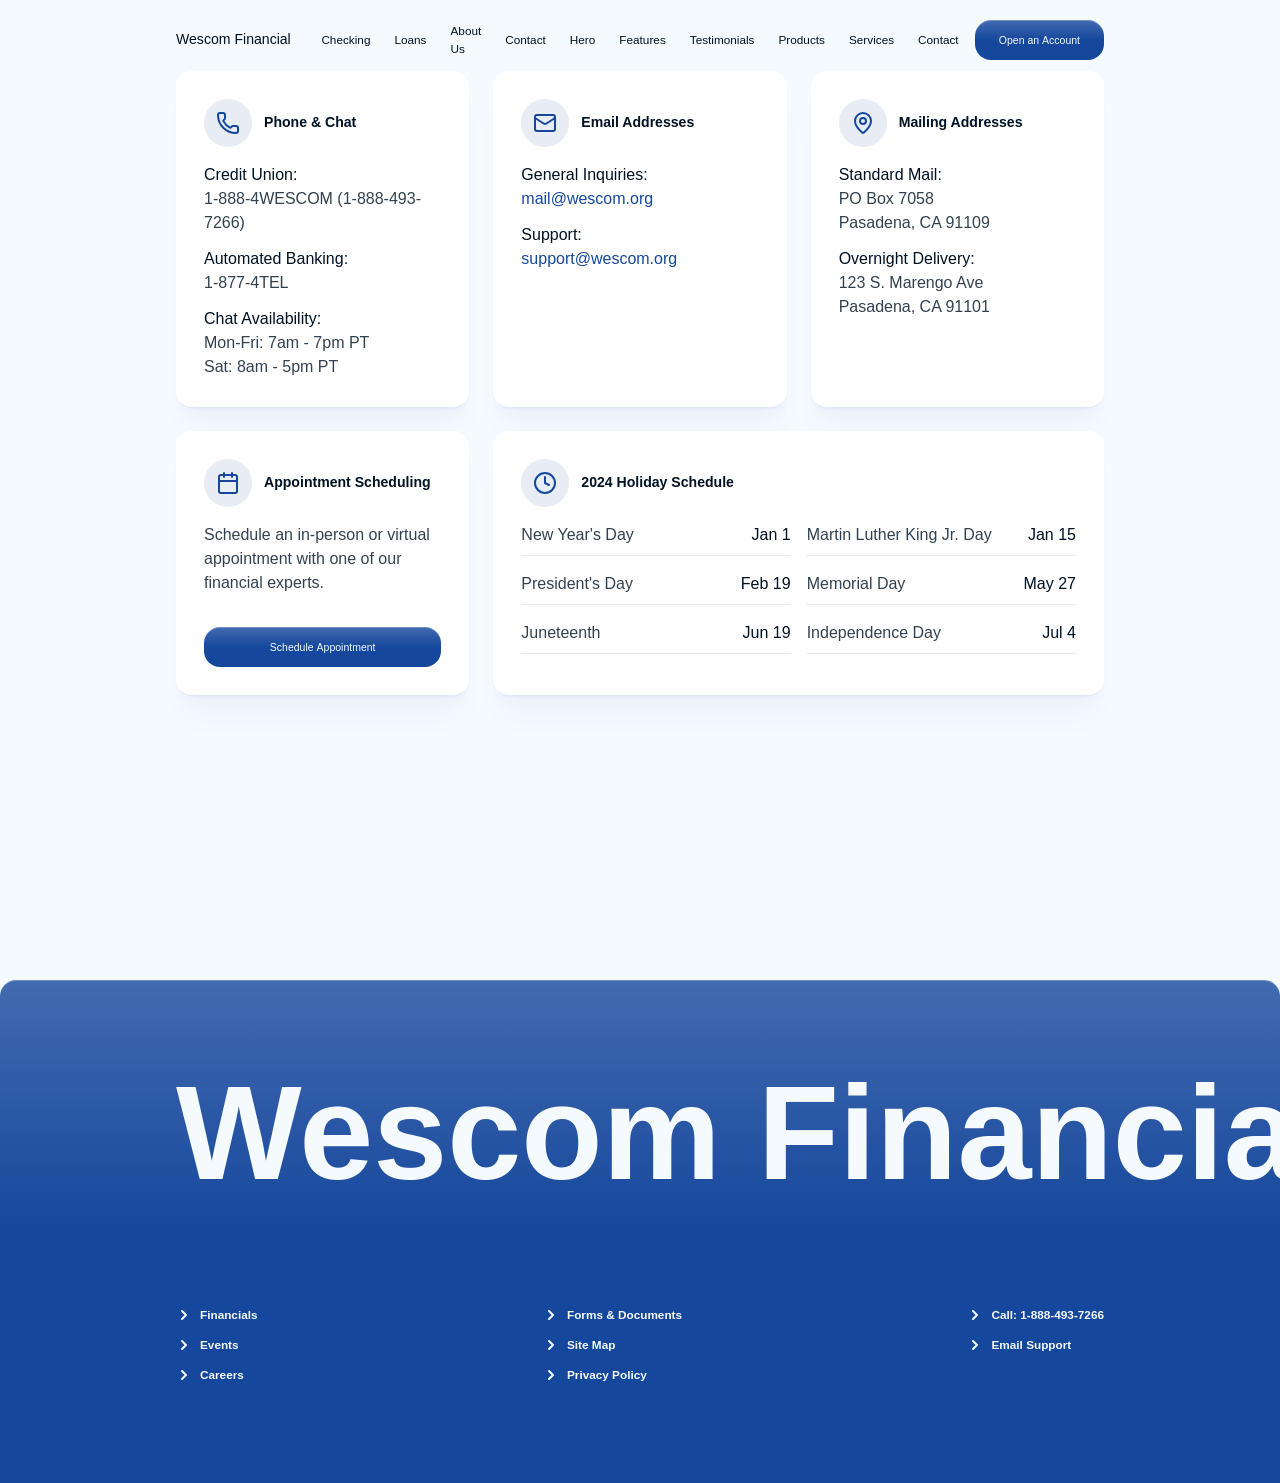
<file: wescom_extracted/wescom/contact/index.html>
<!DOCTYPE html><html lang="en" data-scrapbook-source="https://3002-ieg67bvni7wm3gh3d4u7o.sandbox.webild.io/contact" data-scrapbook-create="20260703154352413"><head>
    

    

    <meta charset="UTF-8">
    
    
    <link href="css2.css" rel="stylesheet">
    
    <meta name="viewport" content="width=device-width, initial-scale=1.0">
    <title>Webild Components</title>
  <style type="text/css" data-vite-dev-id="/home/user/projects/342134ef-b7a2-4520-b81e-b97abb8f9704/src/index.css">@import url("css2-1.css");
@layer properties;
@layer theme, base, components, utilities;
@layer theme {
  :root, :host { --font-serif: ui-serif, Georgia, Cambria, "Times New Roman", Times, serif; --color-red-50: oklch(97.1% 0.013 17.38); --color-red-300: oklch(80.8% 0.114 19.571); --color-red-400: oklch(70.4% 0.191 22.216); --color-red-500: oklch(63.7% 0.237 25.331); --color-red-600: oklch(57.7% 0.245 27.325); --color-green-500: oklch(72.3% 0.219 149.579); --color-black: #000; --color-white: #fff; --spacing: 0.25rem; --container-xs: 20rem; --container-sm: 24rem; --container-md: 28rem; --container-lg: 32rem; --container-xl: 36rem; --container-3xl: 48rem; --container-4xl: 56rem; --container-7xl: 80rem; --text-xs: var(--text-xs); --text-xs--line-height: calc(1 / 0.75); --text-sm: var(--text-sm); --text-sm--line-height: calc(1.25 / 0.875); --text-base: var(--text-base); --text-base--line-height: calc(1.5 / 1); --text-lg: var(--text-lg); --text-lg--line-height: calc(1.75 / 1.125); --text-xl: var(--text-xl); --text-xl--line-height: calc(1.75 / 1.25); --text-2xl: var(--text-2xl); --text-2xl--line-height: calc(2 / 1.5); --text-3xl: var(--text-3xl); --text-3xl--line-height: calc(2.25 / 1.875); --text-4xl: var(--text-4xl); --text-4xl--line-height: calc(2.5 / 2.25); --text-5xl: var(--text-5xl); --text-5xl--line-height: 1; --text-6xl: var(--text-6xl); --text-6xl--line-height: 1; --text-7xl: var(--text-7xl); --text-7xl--line-height: 1; --text-8xl: var(--text-8xl); --text-8xl--line-height: 1; --text-9xl: var(--text-9xl); --text-9xl--line-height: 1; --font-weight-normal: 400; --font-weight-medium: 500; --font-weight-semibold: 600; --font-weight-bold: 700; --tracking-tight: -0.025em; --tracking-wide: 0.025em; --tracking-widest: 0.1em; --leading-tight: 1.25; --leading-snug: 1.375; --leading-normal: 1.5; --leading-relaxed: 1.625; --radius-xl: 0.75rem; --radius-2xl: 1rem; --radius-3xl: 1.5rem; --radius-4xl: 2rem; --drop-shadow-lg: 0 4px 4px rgb(0 0 0 / 0.15); --drop-shadow-2xl: 0 25px 25px rgb(0 0 0 / 0.15); --ease-out: cubic-bezier(0, 0, 0.2, 1); --ease-in-out: cubic-bezier(0.4, 0, 0.2, 1); --animate-spin: spin 1s linear infinite; --animate-pulse: pulse 2s cubic-bezier(0.4, 0, 0.6, 1) infinite; --blur-xs: 4px; --blur-sm: 8px; --blur-md: 12px; --blur-lg: 16px; --blur-xl: 24px; --blur-3xl: 64px; --perspective-distant: 1200px; --aspect-video: 16 / 9; --default-transition-duration: 150ms; --default-transition-timing-function: cubic-bezier(0.4, 0, 0.2, 1); --default-font-family: 'Open Sans', sans-serif; --default-mono-font-family: monospace; --radius: var(--radius); --color-background: var(--background); --color-card: var(--card); --color-foreground: var(--foreground); --color-primary-cta: var(--primary-cta); --color-primary-cta-text: var(--primary-cta-text); --color-secondary-cta: var(--secondary-cta); --color-accent: var(--accent); --color-background-accent: var(--background-accent); --width-content-width: var(--width-content-width); --width-carousel-padding: var(--width-carousel-padding); --width-carousel-padding-controls: var(--width-carousel-padding-controls); --width-carousel-item-2: var(--width-carousel-item-2); --width-carousel-item-3: var(--width-carousel-item-3); --width-carousel-item-4: var(--width-carousel-item-4); --text-2xs: var(--text-2xs); }
}
@layer base {
  *, ::after, ::before, ::backdrop, ::file-selector-button { box-sizing: border-box; margin: 0px; padding: 0px; border: 0px solid; }
  html, :host { line-height: 1.5; tab-size: 4; font-family: var(--default-font-family, ui-sans-serif, system-ui, sans-serif, "Apple Color Emoji", "Segoe UI Emoji", "Segoe UI Symbol", "Noto Color Emoji"); font-feature-settings: var(--default-font-feature-settings, normal); font-variation-settings: var(--default-font-variation-settings, normal); }
  hr { height: 0px; color: inherit; border-top-width: 1px; }
  abbr:where([title]) { text-decoration: underline dotted; }
  h1, h2, h3, h4, h5, h6 { font-size: inherit; font-weight: inherit; }
  a { color: inherit; text-decoration: inherit; }
  b, strong { font-weight: bolder; }
  code, kbd, samp, pre { font-family: var(--default-mono-font-family, ui-monospace, SFMono-Regular, Menlo, Monaco, Consolas, "Liberation Mono", "Courier New", monospace); font-feature-settings: var(--default-mono-font-feature-settings, normal); font-variation-settings: var(--default-mono-font-variation-settings, normal); font-size: 1em; }
  small { font-size: 80%; }
  sub, sup { font-size: 75%; line-height: 0; position: relative; vertical-align: baseline; }
  sub { bottom: -0.25em; }
  sup { top: -0.5em; }
  table { text-indent: 0px; border-color: inherit; border-collapse: collapse; }
  :focus-visible { outline: auto; }
  progress { vertical-align: baseline; }
  summary { display: list-item; }
  ol, ul, menu { list-style: none; }
  img, svg, video, canvas, audio, iframe, embed, object { display: block; vertical-align: middle; }
  img, video { max-width: 100%; height: auto; }
  button, input, select, optgroup, textarea, ::file-selector-button { font: inherit; letter-spacing: inherit; color: inherit; border-radius: 0px; background-color: transparent; opacity: 1; }
  :where(select:is([multiple], [size])) optgroup { font-weight: bolder; }
  :where(select:is([multiple], [size])) optgroup option { padding-inline-start: 20px; }
  ::file-selector-button { margin-inline-end: 4px; }
  ::placeholder { opacity: 1; }
  @supports (not (-webkit-appearance: -apple-pay-button)) or (contain-intrinsic-size: 1px) {
  ::placeholder {
  color: currentcolor;
  @supports (color: color-mix(in lab, red, red)) {
  color: color-mix(in oklab, currentcolor, transparent);
}
}
}
  textarea { resize: vertical; }
  ::-webkit-search-decoration { appearance: none; }
  ::-webkit-date-and-time-value { min-height: 1lh; text-align: inherit; }
  ::-webkit-datetime-edit { display: inline-flex; }
  ::-webkit-datetime-edit-fields-wrapper { padding: 0px; }
  ::-webkit-datetime-edit, ::-webkit-datetime-edit-year-field, ::-webkit-datetime-edit-month-field, ::-webkit-datetime-edit-day-field, ::-webkit-datetime-edit-hour-field, ::-webkit-datetime-edit-minute-field, ::-webkit-datetime-edit-second-field, ::-webkit-datetime-edit-millisecond-field, ::-webkit-datetime-edit-meridiem-field { padding-block: 0px; }
  ::-webkit-calendar-picker-indicator { line-height: 1; }
  :user-invalid { box-shadow: none; }
  button, input:where([type="button"], [type="reset"], [type="submit"]), ::file-selector-button { appearance: button; }
  ::-webkit-inner-spin-button, ::-webkit-outer-spin-button { height: auto; }
  [hidden]:where(:not([hidden="until-found"])) { display: none !important; }
}
@layer utilities {
  .\@container\/field-group { container: field-group / inline-size; }
  .pointer-events-auto { pointer-events: auto; }
  .pointer-events-none { pointer-events: none; }
  .invisible { visibility: hidden; }
  .visible { visibility: visible; }
  .sr-only { position: absolute; width: 1px; height: 1px; padding: 0px; margin: -1px; overflow: hidden; clip-path: inset(50%); white-space: nowrap; border-width: 0px; }
  .absolute { position: absolute; }
  .fixed { position: fixed; }
  .relative { position: relative; }
  .static { position: static; }
  .sticky { position: sticky; }
  .inset-0 { inset: calc(var(--spacing) * 0); }
  .inset-0\.5 { inset: calc(var(--spacing) * 0.5); }
  .inset-px { inset: 1px; }
  .-inset-x-px { inset-inline: -1px; }
  .inset-x-0 { inset-inline: calc(var(--spacing) * 0); }
  .inset-x-1 { inset-inline: calc(var(--spacing) * 1); }
  .inset-x-2 { inset-inline: calc(var(--spacing) * 2); }
  .inset-x-3 { inset-inline: calc(var(--spacing) * 3); }
  .inset-x-4 { inset-inline: calc(var(--spacing) * 4); }
  .inset-x-5 { inset-inline: calc(var(--spacing) * 5); }
  .inset-x-6 { inset-inline: calc(var(--spacing) * 6); }
  .inset-y-0 { inset-block: calc(var(--spacing) * 0); }
  .inset-y-1 { inset-block: calc(var(--spacing) * 1); }
  .start { inset-inline-start: var(--spacing); }
  .end { inset-inline-end: var(--spacing); }
  .-top-2 { top: calc(var(--spacing) * -2); }
  .-top-3 { top: calc(var(--spacing) * -3); }
  .-top-7 { top: calc(var(--spacing) * -7); }
  .-top-12 { top: calc(var(--spacing) * -12); }
  .-top-\[15\%\] { top: calc(-15%); }
  .-top-\[252px\] { top: calc(-252px); }
  .-top-\[352px\] { top: calc(-352px); }
  .-top-\[400px\] { top: calc(-400px); }
  .-top-\[571px\] { top: calc(-571px); }
  .top-0 { top: calc(var(--spacing) * 0); }
  .top-1 { top: calc(var(--spacing) * 1); }
  .top-1\.5 { top: calc(var(--spacing) * 1.5); }
  .top-1\/2 { top: calc(50%); }
  .top-2 { top: calc(var(--spacing) * 2); }
  .top-3 { top: calc(var(--spacing) * 3); }
  .top-3\.5 { top: calc(var(--spacing) * 3.5); }
  .top-4 { top: calc(var(--spacing) * 4); }
  .top-5 { top: calc(var(--spacing) * 5); }
  .top-8 { top: calc(var(--spacing) * 8); }
  .top-15\/100 { top: calc(15%); }
  .top-\[-20vh\] { top: -20vh; }
  .top-\[-30vh\] { top: -30vh; }
  .top-\[1px\] { top: 1px; }
  .top-\[5\%\] { top: 5%; }
  .top-\[25vw\] { top: 25vw; }
  .top-\[28\%\] { top: 28%; }
  .top-\[40\%\] { top: 40%; }
  .top-\[50\%\] { top: 50%; }
  .top-\[60\%\] { top: 60%; }
  .top-full { top: 100%; }
  .-right-2 { right: calc(var(--spacing) * -2); }
  .-right-3 { right: calc(var(--spacing) * -3); }
  .-right-12 { right: calc(var(--spacing) * -12); }
  .-right-\[33vw\] { right: calc(-33vw); }
  .-right-\[36vw\] { right: calc(-36vw); }
  .right-0 { right: calc(var(--spacing) * 0); }
  .right-1 { right: calc(var(--spacing) * 1); }
  .right-2 { right: calc(var(--spacing) * 2); }
  .right-3 { right: calc(var(--spacing) * 3); }
  .right-4 { right: calc(var(--spacing) * 4); }
  .right-5 { right: calc(var(--spacing) * 5); }
  .right-6 { right: calc(var(--spacing) * 6); }
  .right-\[2\.5vw\] { right: 2.5vw; }
  .right-\[5\%\] { right: 5%; }
  .right-\[calc\(\(100vw-var\(--width-content-width\)\)\/2\)\] { right: calc((100vw - var(--width-content-width)) / 2); }
  .right-full { right: 100%; }
  .-bottom-2 { bottom: calc(var(--spacing) * -2); }
  .-bottom-3 { bottom: calc(var(--spacing) * -3); }
  .-bottom-12 { bottom: calc(var(--spacing) * -12); }
  .-bottom-\[9vh\] { bottom: calc(-9vh); }
  .-bottom-\[46px\] { bottom: calc(-46px); }
  .-bottom-\[61vh\] { bottom: calc(-61vh); }
  .-bottom-\[62vh\] { bottom: calc(-62vh); }
  .-bottom-\[920px\] { bottom: calc(-920px); }
  .-bottom-px { bottom: -1px; }
  .bottom-0 { bottom: calc(var(--spacing) * 0); }
  .bottom-1 { bottom: calc(var(--spacing) * 1); }
  .bottom-2 { bottom: calc(var(--spacing) * 2); }
  .bottom-3 { bottom: calc(var(--spacing) * 3); }
  .bottom-4 { bottom: calc(var(--spacing) * 4); }
  .bottom-5 { bottom: calc(var(--spacing) * 5); }
  .bottom-6 { bottom: calc(var(--spacing) * 6); }
  .bottom-\[-40vh\] { bottom: -40vh; }
  .bottom-\[5\%\] { bottom: 5%; }
  .bottom-\[25vh\] { bottom: 25vh; }
  .bottom-\[calc\(var\(--spacing-4\)\+var\(--spacing-4\)\)\] { bottom: calc(var(--spacing-4) + var(--spacing-4)); }
  .bottom-full { bottom: 100%; }
  .-left-2 { left: calc(var(--spacing) * -2); }
  .-left-3 { left: calc(var(--spacing) * -3); }
  .-left-7 { left: calc(var(--spacing) * -7); }
  .-left-12 { left: calc(var(--spacing) * -12); }
  .-left-\[15\%\] { left: calc(-15%); }
  .-left-\[33vw\] { left: calc(-33vw); }
  .-left-\[36vw\] { left: calc(-36vw); }
  .-left-\[373px\] { left: calc(-373px); }
  .-left-full { left: -100%; }
  .left-0 { left: calc(var(--spacing) * 0); }
  .left-1 { left: calc(var(--spacing) * 1); }
  .left-1\/2 { left: calc(50%); }
  .left-2 { left: calc(var(--spacing) * 2); }
  .left-3 { left: calc(var(--spacing) * 3); }
  .left-4 { left: calc(var(--spacing) * 4); }
  .left-5 { left: calc(var(--spacing) * 5); }
  .left-6 { left: calc(var(--spacing) * 6); }
  .left-\[2vw\] { left: 2vw; }
  .left-\[5\%\] { left: 5%; }
  .left-\[50\%\] { left: 50%; }
  .left-\[calc\(\(100vw-var\(--width-content-width\)\)\/2\)\] { left: calc((100vw - var(--width-content-width)) / 2); }
  .left-\[calc\(50\%-7\.5px\)\] { left: calc(50% - 7.5px); }
  .left-\[calc\(50\%-10px\)\] { left: calc(50% - 10px); }
  .left-\[calc\(50\%-17\.5px\)\] { left: calc(50% - 17.5px); }
  .left-\[calc\(50\%-20px\)\] { left: calc(50% - 20px); }
  .left-\[calc\(50\%-432\.5px\)\] { left: calc(50% - 432.5px); }
  .left-\[calc\(50\%-599px\)\] { left: calc(50% - 599px); }
  .left-\[calc\(var\(--vw-1\)\*2\)\] { left: calc(var(--vw-1) * 2); }
  .left-full { left: 100%; }
  .isolate { isolation: isolate; }
  .-z-10 { z-index: calc(-10); }
  .z-0 { z-index: 0; }
  .z-1 { z-index: 1; }
  .z-2 { z-index: 2; }
  .z-10 { z-index: 10; }
  .z-20 { z-index: 20; }
  .z-30 { z-index: 30; }
  .z-40 { z-index: 40; }
  .z-50 { z-index: 50; }
  .z-100 { z-index: 100; }
  .z-110 { z-index: 110; }
  .z-999 { z-index: 999; }
  .z-1000 { z-index: 1000; }
  .z-1001 { z-index: 1001; }
  .z-99999 { z-index: 99999; }
  .z-\[1\] { z-index: 1; }
  .z-\[100\] { z-index: 100; }
  .z-\[99999\] { z-index: 99999; }
  .order-1 { order: 1; }
  .order-2 { order: 2; }
  .order-first { order: -9999; }
  .order-last { order: 9999; }
  .col-span-1 { grid-column: span 1 / span 1; }
  .col-start-1 { grid-column-start: 1; }
  .row-start-1 { grid-row-start: 1; }
  .container {
  width: 100%;
  @media (width >= 40rem) {
  max-width: 40rem;
}
  @media (width >= 48rem) {
  max-width: 48rem;
}
  @media (width >= 64rem) {
  max-width: 64rem;
}
  @media (width >= 80rem) {
  max-width: 80rem;
}
  @media (width >= 96rem) {
  max-width: 96rem;
}
}
  .\!m-0 { margin: calc(var(--spacing) * 0)  !important; }
  .m-0 { margin: calc(var(--spacing) * 0); }
  .m-1 { margin: calc(var(--spacing) * 1); }
  .m-8 { margin: calc(var(--spacing) * 8); }
  .m-9 { margin: calc(var(--spacing) * 9); }
  .m-10 { margin: calc(var(--spacing) * 10); }
  .m-12 { margin: calc(var(--spacing) * 12); }
  .m-16 { margin: calc(var(--spacing) * 16); }
  .-mx-1 { margin-inline: calc(var(--spacing) * -1); }
  .-mx-\[4\%\] { margin-inline: calc(-4%); }
  .mx-1 { margin-inline: calc(var(--spacing) * 1); }
  .mx-2 { margin-inline: calc(var(--spacing) * 2); }
  .mx-3 { margin-inline: calc(var(--spacing) * 3); }
  .mx-3\.5 { margin-inline: calc(var(--spacing) * 3.5); }
  .mx-\[0\.25em\] { margin-inline: 0.25em; }
  .mx-auto { margin-inline: auto; }
  .-my-2 { margin-block: calc(var(--spacing) * -2); }
  .my-0 { margin-block: calc(var(--spacing) * 0); }
  .my-0\.5 { margin-block: calc(var(--spacing) * 0.5); }
  .my-1 { margin-block: calc(var(--spacing) * 1); }
  .my-4 { margin-block: calc(var(--spacing) * 4); }
  .my-5 { margin-block: calc(var(--spacing) * 5); }
  .my-8 { margin-block: calc(var(--spacing) * 8); }
  .my-20 { margin-block: calc(var(--spacing) * 20); }
  .-mt-1 { margin-top: calc(var(--spacing) * -1); }
  .-mt-4 { margin-top: calc(var(--spacing) * -4); }
  .-mt-5 { margin-top: calc(var(--spacing) * -5); }
  .mt-0\.5 { margin-top: calc(var(--spacing) * 0.5); }
  .mt-0\.75 { margin-top: calc(var(--spacing) * 0.75); }
  .mt-1 { margin-top: calc(var(--spacing) * 1); }
  .mt-1\.5 { margin-top: calc(var(--spacing) * 1.5); }
  .mt-2 { margin-top: calc(var(--spacing) * 2); }
  .mt-3 { margin-top: calc(var(--spacing) * 3); }
  .mt-4 { margin-top: calc(var(--spacing) * 4); }
  .mt-5 { margin-top: calc(var(--spacing) * 5); }
  .mt-6 { margin-top: calc(var(--spacing) * 6); }
  .mt-8 { margin-top: calc(var(--spacing) * 8); }
  .mt-12 { margin-top: calc(var(--spacing) * 12); }
  .mt-20 { margin-top: calc(var(--spacing) * 20); }
  .mt-24 { margin-top: calc(var(--spacing) * 24); }
  .mt-\[-0\.25em\] { margin-top: -0.25em; }
  .mt-auto { margin-top: auto; }
  .mr-1 { margin-right: calc(var(--spacing) * 1); }
  .mr-2 { margin-right: calc(var(--spacing) * 2); }
  .mr-3 { margin-right: calc(var(--spacing) * 3); }
  .mr-5 { margin-right: calc(var(--spacing) * 5); }
  .-mb-\[0\.1em\] { margin-bottom: calc(-0.1em); }
  .mb-0\.5 { margin-bottom: calc(var(--spacing) * 0.5); }
  .mb-1 { margin-bottom: calc(var(--spacing) * 1); }
  .mb-2 { margin-bottom: calc(var(--spacing) * 2); }
  .mb-3 { margin-bottom: calc(var(--spacing) * 3); }
  .mb-4 { margin-bottom: calc(var(--spacing) * 4); }
  .mb-5 { margin-bottom: calc(var(--spacing) * 5); }
  .mb-6 { margin-bottom: calc(var(--spacing) * 6); }
  .mb-8 { margin-bottom: calc(var(--spacing) * 8); }
  .mb-10 { margin-bottom: calc(var(--spacing) * 10); }
  .mb-20 { margin-bottom: calc(var(--spacing) * 20); }
  .-ml-3 { margin-left: calc(var(--spacing) * -3); }
  .-ml-4 { margin-left: calc(var(--spacing) * -4); }
  .-ml-5 { margin-left: calc(var(--spacing) * -5); }
  .-ml-15 { margin-left: calc(var(--spacing) * -15); }
  .ml-1 { margin-left: calc(var(--spacing) * 1); }
  .ml-2 { margin-left: calc(var(--spacing) * 2); }
  .ml-4 { margin-left: calc(var(--spacing) * 4); }
  .ml-auto { margin-left: auto; }
  .line-clamp-2 { overflow: hidden; display: -webkit-box; -moz-box-orient: vertical; -webkit-line-clamp: 2; }
  .line-clamp-3 { overflow: hidden; display: -webkit-box; -moz-box-orient: vertical; -webkit-line-clamp: 3; }
  .block { display: block; }
  .flex { display: flex; }
  .grid { display: grid; }
  .hidden { display: none; }
  .inline { display: inline; }
  .inline-block { display: inline-block; }
  .inline-flex { display: inline-flex; }
  .table { display: table; }
  .aspect-2\/1 { aspect-ratio: 2 / 1; }
  .aspect-3\/2 { aspect-ratio: 3 / 2; }
  .aspect-3\/4 { aspect-ratio: 3 / 4; }
  .aspect-4\/3 { aspect-ratio: 4 / 3; }
  .aspect-4\/5 { aspect-ratio: 4 / 5; }
  .aspect-5\/6 { aspect-ratio: 5 / 6; }
  .aspect-6\/7 { aspect-ratio: 6 / 7; }
  .aspect-9\/16 { aspect-ratio: 9 / 16; }
  .aspect-square { aspect-ratio: 1 / 1; }
  .aspect-video { aspect-ratio: var(--aspect-video); }
  .size-1\/2 { width: calc(50%); height: calc(50%); }
  .size-2 { width: calc(var(--spacing) * 2); height: calc(var(--spacing) * 2); }
  .size-2\.5 { width: calc(var(--spacing) * 2.5); height: calc(var(--spacing) * 2.5); }
  .size-3 { width: calc(var(--spacing) * 3); height: calc(var(--spacing) * 3); }
  .size-3\.5 { width: calc(var(--spacing) * 3.5); height: calc(var(--spacing) * 3.5); }
  .size-4 { width: calc(var(--spacing) * 4); height: calc(var(--spacing) * 4); }
  .size-4\/10 { width: calc(40%); height: calc(40%); }
  .size-5 { width: calc(var(--spacing) * 5); height: calc(var(--spacing) * 5); }
  .size-6 { width: calc(var(--spacing) * 6); height: calc(var(--spacing) * 6); }
  .size-7 { width: calc(var(--spacing) * 7); height: calc(var(--spacing) * 7); }
  .size-8 { width: calc(var(--spacing) * 8); height: calc(var(--spacing) * 8); }
  .size-9 { width: calc(var(--spacing) * 9); height: calc(var(--spacing) * 9); }
  .size-10 { width: calc(var(--spacing) * 10); height: calc(var(--spacing) * 10); }
  .size-12 { width: calc(var(--spacing) * 12); height: calc(var(--spacing) * 12); }
  .size-14 { width: calc(var(--spacing) * 14); height: calc(var(--spacing) * 14); }
  .size-16 { width: calc(var(--spacing) * 16); height: calc(var(--spacing) * 16); }
  .size-18 { width: calc(var(--spacing) * 18); height: calc(var(--spacing) * 18); }
  .size-20 { width: calc(var(--spacing) * 20); height: calc(var(--spacing) * 20); }
  .size-22 { width: calc(var(--spacing) * 22); height: calc(var(--spacing) * 22); }
  .size-24 { width: calc(var(--spacing) * 24); height: calc(var(--spacing) * 24); }
  .size-40 { width: calc(var(--spacing) * 40); height: calc(var(--spacing) * 40); }
  .size-60 { width: calc(var(--spacing) * 60); height: calc(var(--spacing) * 60); }
  .size-80 { width: calc(var(--spacing) * 80); height: calc(var(--spacing) * 80); }
  .size-100 { width: calc(var(--spacing) * 100); height: calc(var(--spacing) * 100); }
  .size-\[--cell-size\] { }
  .size-\[1em\] { width: 1em; height: 1em; }
  .size-full { width: 100%; height: 100%; }
  .h-\(--text-7xl\) { height: var(--text-7xl); }
  .h-\(--text-base\) { height: var(--text-base); }
  .h-\(--text-sm\) { height: var(--text-sm); }
  .h-\(--text-xl\) { height: var(--text-xl); }
  .h-0\.5 { height: calc(var(--spacing) * 0.5); }
  .h-1 { height: calc(var(--spacing) * 1); }
  .h-1\.5 { height: calc(var(--spacing) * 1.5); }
  .h-1\/2 { height: calc(50%); }
  .h-1\/3 { height: calc(33.3333%); }
  .h-2 { height: calc(var(--spacing) * 2); }
  .h-2\.5 { height: calc(var(--spacing) * 2.5); }
  .h-2\/5 { height: calc(40%); }
  .h-3 { height: calc(var(--spacing) * 3); }
  .h-3\.5 { height: calc(var(--spacing) * 3.5); }
  .h-4 { height: calc(var(--spacing) * 4); }
  .h-4\/5 { height: calc(80%); }
  .h-5 { height: calc(var(--spacing) * 5); }
  .h-5\/10 { height: calc(50%); }
  .h-6 { height: calc(var(--spacing) * 6); }
  .h-7 { height: calc(var(--spacing) * 7); }
  .h-8 { height: calc(var(--spacing) * 8); }
  .h-9 { height: calc(var(--spacing) * 9); }
  .h-10 { height: calc(var(--spacing) * 10); }
  .h-11 { height: calc(var(--spacing) * 11); }
  .h-12 { height: calc(var(--spacing) * 12); }
  .h-13 { height: calc(var(--spacing) * 13); }
  .h-14 { height: calc(var(--spacing) * 14); }
  .h-15 { height: calc(var(--spacing) * 15); }
  .h-20 { height: calc(var(--spacing) * 20); }
  .h-30 { height: calc(var(--spacing) * 30); }
  .h-36 { height: calc(var(--spacing) * 36); }
  .h-48 { height: calc(var(--spacing) * 48); }
  .h-60 { height: calc(var(--spacing) * 60); }
  .h-70\/100 { height: calc(70%); }
  .h-72 { height: calc(var(--spacing) * 72); }
  .h-80 { height: calc(var(--spacing) * 80); }
  .h-90 { height: calc(var(--spacing) * 90); }
  .h-96 { height: calc(var(--spacing) * 96); }
  .h-100 { height: calc(var(--spacing) * 100); }
  .h-150 { height: calc(var(--spacing) * 150); }
  .h-\[--cell-size\] { }
  .h-\[1em\] { height: 1em; }
  .h-\[1px\] { height: 1px; }
  .h-\[12vh\] { height: 12vh; }
  .h-\[20em\] { height: 20em; }
  .h-\[50svh\] { height: 50svh; }
  .h-\[50vh\] { height: 50vh; }
  .h-\[70vh\] { height: 70vh; }
  .h-\[90svh\] { height: 90svh; }
  .h-\[92px\] { height: 92px; }
  .h-\[105vh\] { height: 105vh; }
  .h-\[110vh\] { height: 110vh; }
  .h-\[120\%\] { height: 120%; }
  .h-\[129vh\] { height: 129vh; }
  .h-\[130\%\] { height: 130%; }
  .h-\[140vw\] { height: 140vw; }
  .h-\[150vh\] { height: 150vh; }
  .h-\[150vw\] { height: 150vw; }
  .h-\[179vh\] { height: 179vh; }
  .h-\[300vh\] { height: 300vh; }
  .h-\[450px\] { height: 450px; }
  .h-\[929px\] { height: 929px; }
  .h-\[calc\(var\(--text-base\)\*1\.25\)\] { height: calc(var(--text-base) * 1.25); }
  .h-\[var\(--radix-navigation-menu-viewport-height\)\] { height: var(--radix-navigation-menu-viewport-height); }
  .h-\[var\(--radix-select-trigger-height\)\] { height: var(--radix-select-trigger-height); }
  .h-auto { height: auto; }
  .h-fit { height: fit-content; }
  .h-full { height: 100%; }
  .h-max { height: max-content; }
  .h-px { height: 1px; }
  .h-screen { height: 100vh; }
  .h-svh { height: 100svh; }
  .max-h-96 { max-height: calc(var(--spacing) * 96); }
  .max-h-\[--radix-context-menu-content-available-height\] { }
  .max-h-\[60vh\] { max-height: 60vh; }
  .max-h-\[300px\] { max-height: 300px; }
  .max-h-\[var\(--radix-dropdown-menu-content-available-height\)\] { max-height: var(--radix-dropdown-menu-content-available-height); }
  .max-h-screen { max-height: 100vh; }
  .min-h-0 { min-height: calc(var(--spacing) * 0); }
  .min-h-8 { min-height: calc(var(--spacing) * 8); }
  .min-h-9 { min-height: calc(var(--spacing) * 9); }
  .min-h-10 { min-height: calc(var(--spacing) * 10); }
  .min-h-24 { min-height: calc(var(--spacing) * 24); }
  .min-h-60 { min-height: calc(var(--spacing) * 60); }
  .min-h-70 { min-height: calc(var(--spacing) * 70); }
  .min-h-80 { min-height: calc(var(--spacing) * 80); }
  .min-h-100 { min-height: calc(var(--spacing) * 100); }
  .min-h-\[60px\] { min-height: 60px; }
  .min-h-\[80px\] { min-height: 80px; }
  .min-h-screen { min-height: 100vh; }
  .min-h-svh { min-height: 100svh; }
  .w-0 { width: calc(var(--spacing) * 0); }
  .w-0\.5 { width: calc(var(--spacing) * 0.5); }
  .w-1 { width: calc(var(--spacing) * 1); }
  .w-1\/2 { width: calc(50%); }
  .w-1\/3 { width: calc(33.3333%); }
  .w-2 { width: calc(var(--spacing) * 2); }
  .w-2\.5 { width: calc(var(--spacing) * 2.5); }
  .w-2\/5 { width: calc(40%); }
  .w-3 { width: calc(var(--spacing) * 3); }
  .w-3\.5 { width: calc(var(--spacing) * 3.5); }
  .w-3\/4 { width: calc(75%); }
  .w-3\/5 { width: calc(60%); }
  .w-4 { width: calc(var(--spacing) * 4); }
  .w-4\/5 { width: calc(80%); }
  .w-5 { width: calc(var(--spacing) * 5); }
  .w-6 { width: calc(var(--spacing) * 6); }
  .w-6\/10 { width: calc(60%); }
  .w-7 { width: calc(var(--spacing) * 7); }
  .w-7xl { width: var(--container-7xl); }
  .w-8 { width: calc(var(--spacing) * 8); }
  .w-9 { width: calc(var(--spacing) * 9); }
  .w-9\/10 { width: calc(90%); }
  .w-10 { width: calc(var(--spacing) * 10); }
  .w-11 { width: calc(var(--spacing) * 11); }
  .w-12 { width: calc(var(--spacing) * 12); }
  .w-14 { width: calc(var(--spacing) * 14); }
  .w-20 { width: calc(var(--spacing) * 20); }
  .w-24 { width: calc(var(--spacing) * 24); }
  .w-25\/100 { width: calc(25%); }
  .w-28 { width: calc(var(--spacing) * 28); }
  .w-48 { width: calc(var(--spacing) * 48); }
  .w-60 { width: calc(var(--spacing) * 60); }
  .w-64 { width: calc(var(--spacing) * 64); }
  .w-65\/100 { width: calc(65%); }
  .w-72 { width: calc(var(--spacing) * 72); }
  .w-75\/100 { width: calc(75%); }
  .w-80 { width: calc(var(--spacing) * 80); }
  .w-95\/100 { width: calc(95%); }
  .w-96 { width: calc(var(--spacing) * 96); }
  .w-100 { width: calc(var(--spacing) * 100); }
  .w-\[--cell-size\] { }
  .w-\[--sidebar-width\] { }
  .w-\[1px\] { width: 1px; }
  .w-\[9vw\] { width: 9vw; }
  .w-\[10vw\] { width: 10vw; }
  .w-\[12\.5vw\] { width: 12.5vw; }
  .w-\[15em\] { width: 15em; }
  .w-\[15px\] { width: 15px; }
  .w-\[15vw\] { width: 15vw; }
  .w-\[20px\] { width: 20px; }
  .w-\[23\%\] { width: 23%; }
  .w-\[35\%\] { width: 35%; }
  .w-\[35px\] { width: 35px; }
  .w-\[40px\] { width: 40px; }
  .w-\[45vw\] { width: 45vw; }
  .w-\[49vw\] { width: 49vw; }
  .w-\[50vw\] { width: 50vw; }
  .w-\[55\%\] { width: 55%; }
  .w-\[70\%\] { width: 70%; }
  .w-\[100px\] { width: 100px; }
  .w-\[120vw\] { width: 120vw; }
  .w-\[130\%\] { width: 130%; }
  .w-\[150vw\] { width: 150vw; }
  .w-\[160px\] { width: 160px; }
  .w-\[865px\] { width: 865px; }
  .w-\[1142px\] { width: 1142px; }
  .w-\[1198px\] { width: 1198px; }
  .w-auto { width: auto; }
  .w-carousel-item-3 { width: var(--width-carousel-item-3); }
  .w-carousel-item-4 { width: var(--width-carousel-item-4); }
  .w-carousel-padding { width: var(--width-carousel-padding); }
  .w-carousel-padding-controls { width: var(--width-carousel-padding-controls); }
  .w-content-width { width: var(--width-content-width); }
  .w-fit { width: fit-content; }
  .w-full { width: 100%; }
  .w-lg { width: var(--container-lg); }
  .w-max { width: max-content; }
  .w-md { width: var(--container-md); }
  .w-px { width: 1px; }
  .w-screen { width: 100vw; }
  .w-xs { width: var(--container-xs); }
  .max-w-3\/4 { max-width: calc(75%); }
  .max-w-3xl { max-width: var(--container-3xl); }
  .max-w-9\/10 { max-width: calc(90%); }
  .max-w-\[--skeleton-width\] { }
  .max-w-\[82px\] { max-width: 82px; }
  .max-w-\[95\%\] { max-width: 95%; }
  .max-w-\[340px\] { max-width: 340px; }
  .max-w-\[420px\] { max-width: 420px; }
  .max-w-full { max-width: 100%; }
  .max-w-lg { max-width: var(--container-lg); }
  .max-w-max { max-width: max-content; }
  .max-w-sm { max-width: var(--container-sm); }
  .max-w-xl { max-width: var(--container-xl); }
  .max-w-xs { max-width: var(--container-xs); }
  .min-w-0 { min-width: calc(var(--spacing) * 0); }
  .min-w-5 { min-width: calc(var(--spacing) * 5); }
  .min-w-8 { min-width: calc(var(--spacing) * 8); }
  .min-w-9 { min-width: calc(var(--spacing) * 9); }
  .min-w-10 { min-width: calc(var(--spacing) * 10); }
  .min-w-32 { min-width: calc(var(--spacing) * 32); }
  .min-w-\[--cell-size\] { }
  .min-w-\[8rem\] { min-width: 8rem; }
  .min-w-\[12rem\] { min-width: 12rem; }
  .min-w-\[30px\] { min-width: 30px; }
  .min-w-\[var\(--radix-select-trigger-width\)\] { min-width: var(--radix-select-trigger-width); }
  .flex-1 { flex: 1 1 0%; }
  .flex-none { flex: 0 0 auto; }
  .shrink-0 { flex-shrink: 0; }
  .flex-grow { flex-grow: 1; }
  .grow { flex-grow: 1; }
  .grow-0 { flex-grow: 0; }
  .basis-full { flex-basis: 100%; }
  .caption-bottom { caption-side: bottom; }
  .border-collapse { border-collapse: collapse; }
  .origin-\[--radix-context-menu-content-transform-origin\] { }
  .origin-\[--radix-dropdown-menu-content-transform-origin\] { }
  .origin-\[--radix-hover-card-content-transform-origin\] { }
  .origin-\[--radix-menubar-content-transform-origin\] { }
  .origin-\[--radix-popover-content-transform-origin\] { }
  .origin-center { transform-origin: center center 0px; }
  .origin-left { transform-origin: 0px center 0px; }
  .origin-top { transform-origin: center top 0px; }
  .origin-top-right { transform-origin: 100% 0px 0px; }
  .-translate-x-1\/2 { --tw-translate-x: calc(calc(1 / 2 * 100%) * -1); translate: var(--tw-translate-x) var(--tw-translate-y); }
  .-translate-x-1\/4 { --tw-translate-x: calc(calc(1 / 4 * 100%) * -1); translate: var(--tw-translate-x) var(--tw-translate-y); }
  .-translate-x-3 { --tw-translate-x: calc(var(--spacing) * -3); translate: var(--tw-translate-x) var(--tw-translate-y); }
  .-translate-x-5 { --tw-translate-x: calc(var(--spacing) * -5); translate: var(--tw-translate-x) var(--tw-translate-y); }
  .-translate-x-6 { --tw-translate-x: calc(var(--spacing) * -6); translate: var(--tw-translate-x) var(--tw-translate-y); }
  .-translate-x-10 { --tw-translate-x: calc(var(--spacing) * -10); translate: var(--tw-translate-x) var(--tw-translate-y); }
  .-translate-x-\[12\%\] { --tw-translate-x: calc(12% * -1); translate: var(--tw-translate-x) var(--tw-translate-y); }
  .-translate-x-\[120\%\] { --tw-translate-x: calc(120% * -1); translate: var(--tw-translate-x) var(--tw-translate-y); }
  .-translate-x-\[calc\(-100\%\+2rem\)\] { --tw-translate-x: calc(calc(-100% + 2rem) * -1); translate: var(--tw-translate-x) var(--tw-translate-y); }
  .-translate-x-px { --tw-translate-x: -1px; translate: var(--tw-translate-x) var(--tw-translate-y); }
  .translate-x-0\.5 { --tw-translate-x: calc(var(--spacing) * 0.5); translate: var(--tw-translate-x) var(--tw-translate-y); }
  .translate-x-1\/2 { --tw-translate-x: calc(1 / 2 * 100%); translate: var(--tw-translate-x) var(--tw-translate-y); }
  .translate-x-1\/4 { --tw-translate-x: calc(1 / 4 * 100%); translate: var(--tw-translate-x) var(--tw-translate-y); }
  .translate-x-5 { --tw-translate-x: calc(var(--spacing) * 5); translate: var(--tw-translate-x) var(--tw-translate-y); }
  .translate-x-6 { --tw-translate-x: calc(var(--spacing) * 6); translate: var(--tw-translate-x) var(--tw-translate-y); }
  .translate-x-16 { --tw-translate-x: calc(var(--spacing) * 16); translate: var(--tw-translate-x) var(--tw-translate-y); }
  .translate-x-32 { --tw-translate-x: calc(var(--spacing) * 32); translate: var(--tw-translate-x) var(--tw-translate-y); }
  .translate-x-\[-50\%\] { --tw-translate-x: -50%; translate: var(--tw-translate-x) var(--tw-translate-y); }
  .translate-x-\[12\%\] { --tw-translate-x: 12%; translate: var(--tw-translate-x) var(--tw-translate-y); }
  .translate-x-px { --tw-translate-x: 1px; translate: var(--tw-translate-x) var(--tw-translate-y); }
  .-translate-y-1 { --tw-translate-y: calc(var(--spacing) * -1); translate: var(--tw-translate-x) var(--tw-translate-y); }
  .-translate-y-1\/2 { --tw-translate-y: calc(calc(1 / 2 * 100%) * -1); translate: var(--tw-translate-x) var(--tw-translate-y); }
  .-translate-y-5 { --tw-translate-y: calc(var(--spacing) * -5); translate: var(--tw-translate-x) var(--tw-translate-y); }
  .-translate-y-14 { --tw-translate-y: calc(var(--spacing) * -14); translate: var(--tw-translate-x) var(--tw-translate-y); }
  .-translate-y-\[8\%\] { --tw-translate-y: calc(8% * -1); translate: var(--tw-translate-x) var(--tw-translate-y); }
  .translate-y-0 { --tw-translate-y: calc(var(--spacing) * 0); translate: var(--tw-translate-x) var(--tw-translate-y); }
  .translate-y-1 { --tw-translate-y: calc(var(--spacing) * 1); translate: var(--tw-translate-x) var(--tw-translate-y); }
  .translate-y-1\/2 { --tw-translate-y: calc(1 / 2 * 100%); translate: var(--tw-translate-x) var(--tw-translate-y); }
  .translate-y-5 { --tw-translate-y: calc(var(--spacing) * 5); translate: var(--tw-translate-x) var(--tw-translate-y); }
  .translate-y-16 { --tw-translate-y: calc(var(--spacing) * 16); translate: var(--tw-translate-x) var(--tw-translate-y); }
  .translate-y-\[-50\%\] { --tw-translate-y: -50%; translate: var(--tw-translate-x) var(--tw-translate-y); }
  .translate-y-\[10\%\] { --tw-translate-y: 10%; translate: var(--tw-translate-x) var(--tw-translate-y); }
  .translate-y-full { --tw-translate-y: 100%; translate: var(--tw-translate-x) var(--tw-translate-y); }
  .scale-0 { --tw-scale-x: 0%; --tw-scale-y: 0%; --tw-scale-z: 0%; scale: var(--tw-scale-x) var(--tw-scale-y); }
  .scale-75 { --tw-scale-x: 75%; --tw-scale-y: 75%; --tw-scale-z: 75%; scale: var(--tw-scale-x) var(--tw-scale-y); }
  .scale-85 { --tw-scale-x: 85%; --tw-scale-y: 85%; --tw-scale-z: 85%; scale: var(--tw-scale-x) var(--tw-scale-y); }
  .scale-90 { --tw-scale-x: 90%; --tw-scale-y: 90%; --tw-scale-z: 90%; scale: var(--tw-scale-x) var(--tw-scale-y); }
  .scale-100 { --tw-scale-x: 100%; --tw-scale-y: 100%; --tw-scale-z: 100%; scale: var(--tw-scale-x) var(--tw-scale-y); }
  .scale-150 { --tw-scale-x: 150%; --tw-scale-y: 150%; --tw-scale-z: 150%; scale: var(--tw-scale-x) var(--tw-scale-y); }
  .scale-x-0 { --tw-scale-x: 0%; scale: var(--tw-scale-x) var(--tw-scale-y); }
  .scale-x-100 { --tw-scale-x: 100%; scale: var(--tw-scale-x) var(--tw-scale-y); }
  .-rotate-3 { rotate: calc(-3deg); }
  .-rotate-6 { rotate: calc(-6deg); }
  .-rotate-8 { rotate: calc(-8deg); }
  .-rotate-20 { rotate: calc(-20deg); }
  .-rotate-45 { rotate: calc(-45deg); }
  .-rotate-60 { rotate: calc(-60deg); }
  .-rotate-\[38deg\] { rotate: calc(-38deg); }
  .-rotate-\[52\.5deg\] { rotate: calc(-52.5deg); }
  .rotate-0 { rotate: 0deg; }
  .rotate-3 { rotate: 3deg; }
  .rotate-6 { rotate: 6deg; }
  .rotate-8 { rotate: 8deg; }
  .rotate-10 { rotate: 10deg; }
  .rotate-45 { rotate: 45deg; }
  .rotate-90 { rotate: 90deg; }
  .rotate-180 { rotate: 180deg; }
  .rotate-x-20 { --tw-rotate-x: rotateX(20deg); transform: var(--tw-rotate-x,) var(--tw-rotate-y,) var(--tw-rotate-z,) var(--tw-skew-x,) var(--tw-skew-y,); }
  .rotate-y-180 { --tw-rotate-y: rotateY(180deg); transform: var(--tw-rotate-x,) var(--tw-rotate-y,) var(--tw-rotate-z,) var(--tw-skew-x,) var(--tw-skew-y,); }
  .-skew-y-\[8deg\] { --tw-skew-y: skewY(calc(8deg * -1)); transform: var(--tw-rotate-x,) var(--tw-rotate-y,) var(--tw-rotate-z,) var(--tw-skew-x,) var(--tw-skew-y,); }
  .transform { transform: var(--tw-rotate-x,) var(--tw-rotate-y,) var(--tw-rotate-z,) var(--tw-skew-x,) var(--tw-skew-y,); }
  .transform-\[rotateY\(180deg\)\] { transform: rotateY(180deg); }
  .animate-\[cell-wave-pulse_4s_ease_infinite\] { animation: 4s infinite cell-wave-pulse; }
  .animate-pulse { animation: var(--animate-pulse); }
  .animate-spin { animation: var(--animate-spin); }
  .cursor-default { cursor: default; }
  .cursor-grab { cursor: grab; }
  .cursor-not-allowed { cursor: not-allowed; }
  .cursor-pointer { cursor: pointer; }
  .cursor-text { cursor: text; }
  .touch-none { touch-action: none; }
  .resize { resize: both; }
  .resize-none { resize: none; }
  .list-decimal { list-style-type: decimal; }
  .list-disc { list-style-type: disc; }
  .list-none { list-style-type: none; }
  .grid-cols-1 { grid-template-columns: repeat(1, minmax(0px, 1fr)); }
  .grid-cols-2 { grid-template-columns: repeat(2, minmax(0px, 1fr)); }
  .grid-cols-4 { grid-template-columns: repeat(4, minmax(0px, 1fr)); }
  .grid-cols-\[0fr\] { grid-template-columns: 0fr; }
  .grid-rows-\[0fr\] { grid-template-rows: 0fr; }
  .grid-rows-\[1fr\] { grid-template-rows: 1fr; }
  .flex-col { flex-direction: column; }
  .flex-col-reverse { flex-direction: column-reverse; }
  .flex-row { flex-direction: row; }
  .flex-row-reverse { flex-direction: row-reverse; }
  .flex-wrap { flex-wrap: wrap; }
  .place-content-center { place-content: center; }
  .place-items-center { place-items: center; }
  .items-baseline { align-items: baseline; }
  .items-center { align-items: center; }
  .items-end { align-items: flex-end; }
  .items-start { align-items: flex-start; }
  .items-stretch { align-items: stretch; }
  .justify-between { justify-content: space-between; }
  .justify-center { justify-content: center; }
  .justify-end { justify-content: flex-end; }
  .justify-start { justify-content: flex-start; }
  .gap-0 { gap: calc(var(--spacing) * 0); }
  .gap-1 { gap: calc(var(--spacing) * 1); }
  .gap-1\.5 { gap: calc(var(--spacing) * 1.5); }
  .gap-2 { gap: calc(var(--spacing) * 2); }
  .gap-2\.5 { gap: calc(var(--spacing) * 2.5); }
  .gap-3 { gap: calc(var(--spacing) * 3); }
  .gap-4 { gap: calc(var(--spacing) * 4); }
  .gap-5 { gap: calc(var(--spacing) * 5); }
  .gap-6 { gap: calc(var(--spacing) * 6); }
  .gap-7 { gap: calc(var(--spacing) * 7); }
  .gap-8 { gap: calc(var(--spacing) * 8); }
  .gap-9 { gap: calc(var(--spacing) * 9); }
  .gap-10 { gap: calc(var(--spacing) * 10); }
  .gap-12 { gap: calc(var(--spacing) * 12); }
  .gap-20 { gap: calc(var(--spacing) * 20); }
  .space-y-1 {
  :where(& > :not(:last-child)) { --tw-space-y-reverse: 0; margin-block-start: calc(calc(var(--spacing) * 1) * var(--tw-space-y-reverse)); margin-block-end: calc(calc(var(--spacing) * 1) * calc(1 - var(--tw-space-y-reverse))); }
}
  .space-y-1\.5 {
  :where(& > :not(:last-child)) { --tw-space-y-reverse: 0; margin-block-start: calc(calc(var(--spacing) * 1.5) * var(--tw-space-y-reverse)); margin-block-end: calc(calc(var(--spacing) * 1.5) * calc(1 - var(--tw-space-y-reverse))); }
}
  .space-y-2 {
  :where(& > :not(:last-child)) { --tw-space-y-reverse: 0; margin-block-start: calc(calc(var(--spacing) * 2) * var(--tw-space-y-reverse)); margin-block-end: calc(calc(var(--spacing) * 2) * calc(1 - var(--tw-space-y-reverse))); }
}
  .space-y-4 {
  :where(& > :not(:last-child)) { --tw-space-y-reverse: 0; margin-block-start: calc(calc(var(--spacing) * 4) * var(--tw-space-y-reverse)); margin-block-end: calc(calc(var(--spacing) * 4) * calc(1 - var(--tw-space-y-reverse))); }
}
  .-space-x-2 {
  :where(& > :not(:last-child)) { --tw-space-x-reverse: 0; margin-inline-start: calc(calc(var(--spacing) * -2) * var(--tw-space-x-reverse)); margin-inline-end: calc(calc(var(--spacing) * -2) * calc(1 - var(--tw-space-x-reverse))); }
}
  .space-x-1 {
  :where(& > :not(:last-child)) { --tw-space-x-reverse: 0; margin-inline-start: calc(calc(var(--spacing) * 1) * var(--tw-space-x-reverse)); margin-inline-end: calc(calc(var(--spacing) * 1) * calc(1 - var(--tw-space-x-reverse))); }
}
  .space-x-4 {
  :where(& > :not(:last-child)) { --tw-space-x-reverse: 0; margin-inline-start: calc(calc(var(--spacing) * 4) * var(--tw-space-x-reverse)); margin-inline-end: calc(calc(var(--spacing) * 4) * calc(1 - var(--tw-space-x-reverse))); }
}
  .gap-y-4 { row-gap: calc(var(--spacing) * 4); }
  .gap-y-10 { row-gap: calc(var(--spacing) * 10); }
  .divide-y {
  :where(& > :not(:last-child)) { --tw-divide-y-reverse: 0; border-bottom-style: var(--tw-border-style); border-top-style: var(--tw-border-style); border-top-width: calc(1px * var(--tw-divide-y-reverse)); border-bottom-width: calc(1px * calc(1 - var(--tw-divide-y-reverse))); }
}
  .divide-accent {
  :where(& > :not(:last-child)) { border-color: var(--accent); }
}
  .self-end { align-self: flex-end; }
  .self-stretch { align-self: stretch; }
  .truncate { overflow: hidden; text-overflow: ellipsis; white-space: nowrap; }
  .overflow-auto { overflow: auto; }
  .overflow-clip { overflow: clip; }
  .overflow-hidden { overflow: hidden; }
  .overflow-visible { overflow: visible; }
  .overflow-x-hidden { overflow-x: hidden; }
  .overflow-y-auto { overflow-y: auto; }
  .rounded { border-radius: var(--radius); }
  .rounded-2xl { border-radius: var(--radius-2xl); }
  .rounded-3xl { border-radius: var(--radius-3xl); }
  .rounded-4xl { border-radius: var(--radius-4xl); }
  .rounded-\[0\.5rem\] { border-radius: 0.5rem; }
  .rounded-\[2px\] { border-radius: 2px; }
  .rounded-\[6px\] { border-radius: 6px; }
  .rounded-\[100\%\] { border-radius: 100%; }
  .rounded-\[calc\(var\(--radius\)-5px\)\] { border-radius: calc(var(--radius) - 5px); }
  .rounded-\[inherit\] { border-radius: inherit; }
  .rounded-full { border-radius: calc(infinity * 1px); }
  .rounded-full\! { border-radius: calc(infinity * 1px) !important; }
  .rounded-lg { border-radius: var(--radius); }
  .rounded-md { border-radius: calc(var(--radius) - 2px); }
  .rounded-none { border-radius: 0px; }
  .rounded-none\! { border-radius: 0px !important; }
  .rounded-sm { border-radius: calc(var(--radius) - 4px); }
  .rounded-xl { border-radius: var(--radius-xl); }
  .rounded-t { border-top-left-radius: var(--radius); border-top-right-radius: var(--radius); }
  .rounded-t-\[10px\] { border-top-left-radius: 10px; border-top-right-radius: 10px; }
  .rounded-t-lg { border-top-left-radius: var(--radius); border-top-right-radius: var(--radius); }
  .rounded-t-none { border-top-left-radius: 0px; border-top-right-radius: 0px; }
  .rounded-l { border-top-left-radius: var(--radius); border-bottom-left-radius: var(--radius); }
  .rounded-l-lg { border-top-left-radius: var(--radius); border-bottom-left-radius: var(--radius); }
  .rounded-l-md { border-top-left-radius: calc(var(--radius) - 2px); border-bottom-left-radius: calc(var(--radius) - 2px); }
  .rounded-l-none { border-top-left-radius: 0px; border-bottom-left-radius: 0px; }
  .rounded-tl-sm { border-top-left-radius: calc(var(--radius) - 4px); }
  .rounded-r { border-top-right-radius: var(--radius); border-bottom-right-radius: var(--radius); }
  .rounded-r-lg { border-top-right-radius: var(--radius); border-bottom-right-radius: var(--radius); }
  .rounded-r-md { border-top-right-radius: calc(var(--radius) - 2px); border-bottom-right-radius: calc(var(--radius) - 2px); }
  .rounded-r-none { border-top-right-radius: 0px; border-bottom-right-radius: 0px; }
  .rounded-b { border-bottom-right-radius: var(--radius); border-bottom-left-radius: var(--radius); }
  .rounded-br-none { border-bottom-right-radius: 0px; }
  .rounded-bl-none { border-bottom-left-radius: 0px; }
  .border { border-style: var(--tw-border-style); border-width: 1px; }
  .border-0 { border-style: var(--tw-border-style); border-width: 0px; }
  .border-1 { border-style: var(--tw-border-style); border-width: 1px; }
  .border-2 { border-style: var(--tw-border-style); border-width: 2px; }
  .border-\[1\.5px\] { border-style: var(--tw-border-style); border-width: 1.5px; }
  .border-y { border-block-style: var(--tw-border-style); border-block-width: 1px; }
  .border-t { border-top-style: var(--tw-border-style); border-top-width: 1px; }
  .border-r { border-right-style: var(--tw-border-style); border-right-width: 1px; }
  .border-b { border-bottom-style: var(--tw-border-style); border-bottom-width: 1px; }
  .border-l { border-left-style: var(--tw-border-style); border-left-width: 1px; }
  .border-dashed { --tw-border-style: dashed; border-style: dashed; }
  .border-none { --tw-border-style: none; border-style: none; }
  .\[border-color\:var\(--badge-outline\)\] { border-color: var(--badge-outline); }
  .\[border-color\:var\(--button-outline\)\] { border-color: var(--button-outline); }
  .border-\[--color-border\] { }
  .border-accent { border-color: var(--accent); }
  .border-accent\/40 {
  border-color: var(--accent);
  @supports (color: color-mix(in lab, red, red)) {
  border-color: color-mix(in oklab, var(--accent) 40%, transparent);
}
}
  .border-background { border-color: var(--background); }
  .border-background-accent { border-color: var(--background-accent); }
  .border-background-accent\/30 {
  border-color: var(--background-accent);
  @supports (color: color-mix(in lab, red, red)) {
  border-color: color-mix(in oklab, var(--background-accent) 30%, transparent);
}
}
  .border-background\/15 {
  border-color: var(--background);
  @supports (color: color-mix(in lab, red, red)) {
  border-color: color-mix(in oklab, var(--background) 15%, transparent);
}
}
  .border-background\/30 {
  border-color: var(--background);
  @supports (color: color-mix(in lab, red, red)) {
  border-color: color-mix(in oklab, var(--background) 30%, transparent);
}
}
  .border-current { border-color: currentcolor; }
  .border-foreground\/5 {
  border-color: var(--foreground);
  @supports (color: color-mix(in lab, red, red)) {
  border-color: color-mix(in oklab, var(--foreground) 5%, transparent);
}
}
  .border-foreground\/10 {
  border-color: var(--foreground);
  @supports (color: color-mix(in lab, red, red)) {
  border-color: color-mix(in oklab, var(--foreground) 10%, transparent);
}
}
  .border-foreground\/15 {
  border-color: var(--foreground);
  @supports (color: color-mix(in lab, red, red)) {
  border-color: color-mix(in oklab, var(--foreground) 15%, transparent);
}
}
  .border-foreground\/20 {
  border-color: var(--foreground);
  @supports (color: color-mix(in lab, red, red)) {
  border-color: color-mix(in oklab, var(--foreground) 20%, transparent);
}
}
  .border-primary-cta-text\/10 {
  border-color: var(--primary-cta-text);
  @supports (color: color-mix(in lab, red, red)) {
  border-color: color-mix(in oklab, var(--primary-cta-text) 10%, transparent);
}
}
  .border-primary-cta-text\/15 {
  border-color: var(--primary-cta-text);
  @supports (color: color-mix(in lab, red, red)) {
  border-color: color-mix(in oklab, var(--primary-cta-text) 15%, transparent);
}
}
  .border-primary-cta-text\/20 {
  border-color: var(--primary-cta-text);
  @supports (color: color-mix(in lab, red, red)) {
  border-color: color-mix(in oklab, var(--primary-cta-text) 20%, transparent);
}
}
  .border-transparent { border-color: transparent; }
  .border-white\/20 {
  border-color: color-mix(in srgb, rgb(255, 255, 255) 20%, transparent);
  @supports (color: color-mix(in lab, red, red)) {
  border-color: color-mix(in oklab, var(--color-white) 20%, transparent);
}
}
  .border-t-foreground { border-top-color: var(--foreground); }
  .border-t-transparent { border-top-color: transparent; }
  .border-l-transparent { border-left-color: transparent; }
  .bg-\[\#f3f3f3\] { background-color: rgb(243, 243, 243); }
  .bg-\[--color-bg\] { }
  .bg-accent { background-color: var(--accent); }
  .bg-accent\/20 {
  background-color: var(--accent);
  @supports (color: color-mix(in lab, red, red)) {
  background-color: color-mix(in oklab, var(--accent) 20%, transparent);
}
}
  .bg-accent\/50 {
  background-color: var(--accent);
  @supports (color: color-mix(in lab, red, red)) {
  background-color: color-mix(in oklab, var(--accent) 50%, transparent);
}
}
  .bg-background { background-color: var(--background); }
  .bg-background-accent { background-color: var(--background-accent); }
  .bg-background-accent\/10 {
  background-color: var(--background-accent);
  @supports (color: color-mix(in lab, red, red)) {
  background-color: color-mix(in oklab, var(--background-accent) 10%, transparent);
}
}
  .bg-background-accent\/15 {
  background-color: var(--background-accent);
  @supports (color: color-mix(in lab, red, red)) {
  background-color: color-mix(in oklab, var(--background-accent) 15%, transparent);
}
}
  .bg-background-accent\/20 {
  background-color: var(--background-accent);
  @supports (color: color-mix(in lab, red, red)) {
  background-color: color-mix(in oklab, var(--background-accent) 20%, transparent);
}
}
  .bg-background-accent\/50 {
  background-color: var(--background-accent);
  @supports (color: color-mix(in lab, red, red)) {
  background-color: color-mix(in oklab, var(--background-accent) 50%, transparent);
}
}
  .bg-background\/0 {
  background-color: var(--background);
  @supports (color: color-mix(in lab, red, red)) {
  background-color: color-mix(in oklab, var(--background) 0%, transparent);
}
}
  .bg-background\/8 {
  background-color: var(--background);
  @supports (color: color-mix(in lab, red, red)) {
  background-color: color-mix(in oklab, var(--background) 8%, transparent);
}
}
  .bg-background\/15 {
  background-color: var(--background);
  @supports (color: color-mix(in lab, red, red)) {
  background-color: color-mix(in oklab, var(--background) 15%, transparent);
}
}
  .bg-background\/20 {
  background-color: var(--background);
  @supports (color: color-mix(in lab, red, red)) {
  background-color: color-mix(in oklab, var(--background) 20%, transparent);
}
}
  .bg-background\/30 {
  background-color: var(--background);
  @supports (color: color-mix(in lab, red, red)) {
  background-color: color-mix(in oklab, var(--background) 30%, transparent);
}
}
  .bg-background\/50 {
  background-color: var(--background);
  @supports (color: color-mix(in lab, red, red)) {
  background-color: color-mix(in oklab, var(--background) 50%, transparent);
}
}
  .bg-background\/80 {
  background-color: var(--background);
  @supports (color: color-mix(in lab, red, red)) {
  background-color: color-mix(in oklab, var(--background) 80%, transparent);
}
}
  .bg-black\/20 {
  background-color: color-mix(in srgb, rgb(0, 0, 0) 20%, transparent);
  @supports (color: color-mix(in lab, red, red)) {
  background-color: color-mix(in oklab, var(--color-black) 20%, transparent);
}
}
  .bg-black\/30 {
  background-color: color-mix(in srgb, rgb(0, 0, 0) 30%, transparent);
  @supports (color: color-mix(in lab, red, red)) {
  background-color: color-mix(in oklab, var(--color-black) 30%, transparent);
}
}
  .bg-black\/80 {
  background-color: color-mix(in srgb, rgb(0, 0, 0) 80%, transparent);
  @supports (color: color-mix(in lab, red, red)) {
  background-color: color-mix(in oklab, var(--color-black) 80%, transparent);
}
}
  .bg-card { background-color: var(--card); }
  .bg-foreground { background-color: var(--foreground); }
  .bg-foreground\/5 {
  background-color: var(--foreground);
  @supports (color: color-mix(in lab, red, red)) {
  background-color: color-mix(in oklab, var(--foreground) 5%, transparent);
}
}
  .bg-foreground\/10 {
  background-color: var(--foreground);
  @supports (color: color-mix(in lab, red, red)) {
  background-color: color-mix(in oklab, var(--foreground) 10%, transparent);
}
}
  .bg-foreground\/20 {
  background-color: var(--foreground);
  @supports (color: color-mix(in lab, red, red)) {
  background-color: color-mix(in oklab, var(--foreground) 20%, transparent);
}
}
  .bg-foreground\/40 {
  background-color: var(--foreground);
  @supports (color: color-mix(in lab, red, red)) {
  background-color: color-mix(in oklab, var(--foreground) 40%, transparent);
}
}
  .bg-foreground\/50 {
  background-color: var(--foreground);
  @supports (color: color-mix(in lab, red, red)) {
  background-color: color-mix(in oklab, var(--foreground) 50%, transparent);
}
}
  .bg-green-500 { background-color: var(--color-green-500); }
  .bg-primary-cta { background-color: var(--primary-cta); }
  .bg-primary-cta-text { background-color: var(--primary-cta-text); }
  .bg-primary-cta-text\/10 {
  background-color: var(--primary-cta-text);
  @supports (color: color-mix(in lab, red, red)) {
  background-color: color-mix(in oklab, var(--primary-cta-text) 10%, transparent);
}
}
  .bg-primary-cta-text\/15 {
  background-color: var(--primary-cta-text);
  @supports (color: color-mix(in lab, red, red)) {
  background-color: color-mix(in oklab, var(--primary-cta-text) 15%, transparent);
}
}
  .bg-primary-cta-text\/20 {
  background-color: var(--primary-cta-text);
  @supports (color: color-mix(in lab, red, red)) {
  background-color: color-mix(in oklab, var(--primary-cta-text) 20%, transparent);
}
}
  .bg-primary-cta\/10 {
  background-color: var(--primary-cta);
  @supports (color: color-mix(in lab, red, red)) {
  background-color: color-mix(in oklab, var(--primary-cta) 10%, transparent);
}
}
  .bg-transparent { background-color: transparent; }
  .bg-white { background-color: var(--color-white); }
  .bg-white\/10 {
  background-color: color-mix(in srgb, rgb(255, 255, 255) 10%, transparent);
  @supports (color: color-mix(in lab, red, red)) {
  background-color: color-mix(in oklab, var(--color-white) 10%, transparent);
}
}
  .bg-white\/30 {
  background-color: color-mix(in srgb, rgb(255, 255, 255) 30%, transparent);
  @supports (color: color-mix(in lab, red, red)) {
  background-color: color-mix(in oklab, var(--color-white) 30%, transparent);
}
}
  .bg-linear-to-r {
  --tw-gradient-position: to right;
  @supports (background-image: linear-gradient(in lab, red, red)) {
  --tw-gradient-position: to right in oklab;
}
  background-image: linear-gradient(var(--tw-gradient-stops));
}
  .bg-linear-to-t {
  --tw-gradient-position: to top;
  @supports (background-image: linear-gradient(in lab, red, red)) {
  --tw-gradient-position: to top in oklab;
}
  background-image: linear-gradient(var(--tw-gradient-stops));
}
  .bg-gradient-to-br { --tw-gradient-position: to bottom right in oklab; background-image: linear-gradient(var(--tw-gradient-stops)); }
  .bg-gradient-to-r { --tw-gradient-position: to right in oklab; background-image: linear-gradient(var(--tw-gradient-stops)); }
  .bg-\[linear-gradient\(90deg\,var\(--color-primary-cta\)\,transparent\)\] { background-image: linear-gradient(90deg,var(--color-primary-cta),transparent); }
  .bg-\[linear-gradient\(180deg\,\#3d8bfa_0\%\,\#5ba2f9_100\%\)\] { background-image: linear-gradient(rgb(61, 139, 250) 0%, rgb(91, 162, 249) 100%); }
  .bg-\[linear-gradient\(270deg\,var\(--color-primary-cta\)\,transparent\)\] { background-image: linear-gradient(270deg,var(--color-primary-cta),transparent); }
  .bg-\[linear-gradient\(to_right\,color-mix\(in_srgb\,var\(--color-background-accent\)_17\.5\%\,transparent\)_1px\,transparent_1px\)\,linear-gradient\(to_bottom\,color-mix\(in_srgb\,var\(--color-background-accent\)_17\.5\%\,transparent\)_1px\,transparent_1px\)\] {
  background-image: linear-gradient(to right,var(--color-background-accent) 1px,transparent 1px),linear-gradient(to bottom,var(--color-background-accent) 1px,transparent 1px);
  @supports (color: color-mix(in lab, red, red)) {
  background-image: linear-gradient(to right,color-mix(in srgb,var(--color-background-accent) 17.5%,transparent) 1px,transparent 1px),linear-gradient(to bottom,color-mix(in srgb,var(--color-background-accent) 17.5%,transparent) 1px,transparent 1px);
}
}
  .bg-\[linear-gradient\(to_right\,color-mix\(in_srgb\,var\(--color-background-accent\)_20\%\,transparent\)_1px\,transparent_1px\)\,linear-gradient\(to_bottom\,color-mix\(in_srgb\,var\(--color-background-accent\)_10\%\,transparent\)_1px\,transparent_1px\)\] {
  background-image: linear-gradient(to right,var(--color-background-accent) 1px,transparent 1px),linear-gradient(to bottom,var(--color-background-accent) 1px,transparent 1px);
  @supports (color: color-mix(in lab, red, red)) {
  background-image: linear-gradient(to right,color-mix(in srgb,var(--color-background-accent) 20%,transparent) 1px,transparent 1px),linear-gradient(to bottom,color-mix(in srgb,var(--color-background-accent) 10%,transparent) 1px,transparent 1px);
}
}
  .bg-\[radial-gradient\(50\%_50\%_at_50\%_50\%\,var\(--color-background-accent\)_0\%\,transparent_100\%\)\] { background-image: radial-gradient(50% 50% at 50% 50%,var(--color-background-accent) 0%,transparent 100%); }
  .bg-\[radial-gradient\(130\%_130\%_at_50\%_15\%\,var\(--background\)_40\%\,var\(--color-background-accent\)_100\%\)\] { background-image: radial-gradient(130% 130% at 50% 15%,var(--background) 40%,var(--color-background-accent) 100%); }
  .bg-\[url\(https\:\/\/storage\.googleapis\.com\/webild\/default\/noise\.webp\)\] { background-image: url("noise.webp"); }
  .from-accent { --tw-gradient-from: var(--accent); --tw-gradient-stops: var(--tw-gradient-via-stops, var(--tw-gradient-position), var(--tw-gradient-from) var(--tw-gradient-from-position), var(--tw-gradient-to) var(--tw-gradient-to-position)); }
  .from-background { --tw-gradient-from: var(--background); --tw-gradient-stops: var(--tw-gradient-via-stops, var(--tw-gradient-position), var(--tw-gradient-from) var(--tw-gradient-from-position), var(--tw-gradient-to) var(--tw-gradient-to-position)); }
  .from-background\/60 {
  --tw-gradient-from: var(--background);
  @supports (color: color-mix(in lab, red, red)) {
  --tw-gradient-from: color-mix(in oklab, var(--background) 60%, transparent);
}
  --tw-gradient-stops: var(--tw-gradient-via-stops, var(--tw-gradient-position), var(--tw-gradient-from) var(--tw-gradient-from-position), var(--tw-gradient-to) var(--tw-gradient-to-position));
}
  .from-foreground { --tw-gradient-from: var(--foreground); --tw-gradient-stops: var(--tw-gradient-via-stops, var(--tw-gradient-position), var(--tw-gradient-from) var(--tw-gradient-from-position), var(--tw-gradient-to) var(--tw-gradient-to-position)); }
  .from-transparent { --tw-gradient-from: transparent; --tw-gradient-stops: var(--tw-gradient-via-stops, var(--tw-gradient-position), var(--tw-gradient-from) var(--tw-gradient-from-position), var(--tw-gradient-to) var(--tw-gradient-to-position)); }
  .via-background-accent\/10 {
  --tw-gradient-via: var(--background-accent);
  @supports (color: color-mix(in lab, red, red)) {
  --tw-gradient-via: color-mix(in oklab, var(--background-accent) 10%, transparent);
}
  --tw-gradient-via-stops: var(--tw-gradient-position), var(--tw-gradient-from) var(--tw-gradient-from-position), var(--tw-gradient-via) var(--tw-gradient-via-position), var(--tw-gradient-to) var(--tw-gradient-to-position); --tw-gradient-stops: var(--tw-gradient-via-stops);
}
  .via-foreground\/20 {
  --tw-gradient-via: var(--foreground);
  @supports (color: color-mix(in lab, red, red)) {
  --tw-gradient-via: color-mix(in oklab, var(--foreground) 20%, transparent);
}
  --tw-gradient-via-stops: var(--tw-gradient-position), var(--tw-gradient-from) var(--tw-gradient-from-position), var(--tw-gradient-via) var(--tw-gradient-via-position), var(--tw-gradient-to) var(--tw-gradient-to-position); --tw-gradient-stops: var(--tw-gradient-via-stops);
}
  .via-transparent { --tw-gradient-via: transparent; --tw-gradient-via-stops: var(--tw-gradient-position), var(--tw-gradient-from) var(--tw-gradient-from-position), var(--tw-gradient-via) var(--tw-gradient-via-position), var(--tw-gradient-to) var(--tw-gradient-to-position); --tw-gradient-stops: var(--tw-gradient-via-stops); }
  .to-accent\/50 {
  --tw-gradient-to: var(--accent);
  @supports (color: color-mix(in lab, red, red)) {
  --tw-gradient-to: color-mix(in oklab, var(--accent) 50%, transparent);
}
  --tw-gradient-stops: var(--tw-gradient-via-stops, var(--tw-gradient-position), var(--tw-gradient-from) var(--tw-gradient-from-position), var(--tw-gradient-to) var(--tw-gradient-to-position));
}
  .to-background-accent\/20 {
  --tw-gradient-to: var(--background-accent);
  @supports (color: color-mix(in lab, red, red)) {
  --tw-gradient-to: color-mix(in oklab, var(--background-accent) 20%, transparent);
}
  --tw-gradient-stops: var(--tw-gradient-via-stops, var(--tw-gradient-position), var(--tw-gradient-from) var(--tw-gradient-from-position), var(--tw-gradient-to) var(--tw-gradient-to-position));
}
  .to-background\/0 {
  --tw-gradient-to: var(--background);
  @supports (color: color-mix(in lab, red, red)) {
  --tw-gradient-to: color-mix(in oklab, var(--background) 0%, transparent);
}
  --tw-gradient-stops: var(--tw-gradient-via-stops, var(--tw-gradient-position), var(--tw-gradient-from) var(--tw-gradient-from-position), var(--tw-gradient-to) var(--tw-gradient-to-position));
}
  .to-primary-cta { --tw-gradient-to: var(--primary-cta); --tw-gradient-stops: var(--tw-gradient-via-stops, var(--tw-gradient-position), var(--tw-gradient-from) var(--tw-gradient-from-position), var(--tw-gradient-to) var(--tw-gradient-to-position)); }
  .to-transparent { --tw-gradient-to: transparent; --tw-gradient-stops: var(--tw-gradient-via-stops, var(--tw-gradient-position), var(--tw-gradient-from) var(--tw-gradient-from-position), var(--tw-gradient-to) var(--tw-gradient-to-position)); }
  .mask-\[linear-gradient\(0deg\,transparent_0\%\,black_100\%\)\] { mask-image: linear-gradient(0deg, transparent 0%, black 100%); }
  .mask-\[linear-gradient\(90deg\,transparent_0\%\,black_100\%\)\] { mask-image: linear-gradient(90deg, transparent 0%, black 100%); }
  .mask-\[linear-gradient\(180deg\,rgb\(0\,0\,0\)_0\%\,rgb\(0\,0\,0\)_80\%\,rgba\(0\,0\,0\,0\)_100\%\)\] { mask-image: linear-gradient(rgb(0, 0, 0) 0%, rgb(0, 0, 0) 80%, rgba(0, 0, 0, 0) 100%); }
  .mask-\[linear-gradient\(180deg\,transparent_0\%\,transparent_15\%\,black_55\%\,black_100\%\)\] { mask-image: linear-gradient(transparent 0%, transparent 15%, black 55%, black 100%); }
  .mask-\[linear-gradient\(270deg\,transparent_0\%\,black_100\%\)\] { mask-image: linear-gradient(270deg, transparent 0%, black 100%); }
  .mask-\[linear-gradient\(to_bottom\,transparent\,black_10\%\,black_90\%\,transparent\)\] { mask-image: linear-gradient(transparent, black 10%, black 90%, transparent); }
  .mask-\[linear-gradient\(to_bottom\,transparent\,black_20\%\,black_80\%\,transparent\)\] { mask-image: linear-gradient(transparent, black 20%, black 80%, transparent); }
  .mask-\[linear-gradient\(to_bottom\,transparent\,black_60\%\)\] { mask-image: linear-gradient(transparent, black 60%); }
  .mask-\[radial-gradient\(50\%_50\%_at_50\%_0\%\,white_0\%\,transparent_100\%\)\] { mask-image: radial-gradient(50% 50% at 50% 0%, white 0%, transparent 100%); }
  .mask-\[radial-gradient\(50\%_109\%\,\#000_0\%\,\#000000f6_0\%\,transparent_96\%\)\] { mask-image: radial-gradient(50% 109%, rgb(0, 0, 0) 0%, rgba(0, 0, 0, 0.965) 0%, transparent 96%); }
  .mask-\[radial-gradient\(circle\,black_20\%\,transparent_70\%\)\] { mask-image: radial-gradient(circle, black 20%, transparent 70%); }
  .mask-\[radial-gradient\(circle_at_center\,white_0\%\,transparent_90\%\)\] { mask-image: radial-gradient(circle, white 0%, transparent 90%); }
  .bg-size-\[10vw_10vw\] { background-size: 10vw 10vw; }
  .bg-size-\[512px\] { background-size: 512px; }
  .bg-clip-text { background-clip: text; }
  .bg-repeat { background-repeat: repeat; }
  .fill-accent { fill: var(--accent); }
  .fill-current { fill: currentcolor; }
  .fill-secondary-cta-text { fill: var(--secondary-cta-text); }
  .fill-transparent { fill: transparent; }
  .object-contain { object-fit: contain; }
  .object-cover { object-fit: cover; }
  .p-0 { padding: calc(var(--spacing) * 0); }
  .p-0\.5 { padding: calc(var(--spacing) * 0.5); }
  .p-1 { padding: calc(var(--spacing) * 1); }
  .p-1\.5 { padding: calc(var(--spacing) * 1.5); }
  .p-2 { padding: calc(var(--spacing) * 2); }
  .p-3 { padding: calc(var(--spacing) * 3); }
  .p-4 { padding: calc(var(--spacing) * 4); }
  .p-5 { padding: calc(var(--spacing) * 5); }
  .p-6 { padding: calc(var(--spacing) * 6); }
  .p-7 { padding: calc(var(--spacing) * 7); }
  .p-8 { padding: calc(var(--spacing) * 8); }
  .p-9 { padding: calc(var(--spacing) * 9); }
  .p-10 { padding: calc(var(--spacing) * 10); }
  .p-12 { padding: calc(var(--spacing) * 12); }
  .p-16 { padding: calc(var(--spacing) * 16); }
  .p-\[1px\] { padding: 1px; }
  .p-px { padding: 1px; }
  .px-1 { padding-inline: calc(var(--spacing) * 1); }
  .px-1\.5 { padding-inline: calc(var(--spacing) * 1.5); }
  .px-2 { padding-inline: calc(var(--spacing) * 2); }
  .px-2\.5 { padding-inline: calc(var(--spacing) * 2.5); }
  .px-3 { padding-inline: calc(var(--spacing) * 3); }
  .px-4 { padding-inline: calc(var(--spacing) * 4); }
  .px-5 { padding-inline: calc(var(--spacing) * 5); }
  .px-6 { padding-inline: calc(var(--spacing) * 6); }
  .px-8 { padding-inline: calc(var(--spacing) * 8); }
  .px-10 { padding-inline: calc(var(--spacing) * 10); }
  .px-\[--cell-size\] { }
  .py-0 { padding-block: calc(var(--spacing) * 0); }
  .py-0\.5 { padding-block: calc(var(--spacing) * 0.5); }
  .py-1 { padding-block: calc(var(--spacing) * 1); }
  .py-1\.5 { padding-block: calc(var(--spacing) * 1.5); }
  .py-2 { padding-block: calc(var(--spacing) * 2); }
  .py-2\.5 { padding-block: calc(var(--spacing) * 2.5); }
  .py-3 { padding-block: calc(var(--spacing) * 3); }
  .py-4 { padding-block: calc(var(--spacing) * 4); }
  .py-5 { padding-block: calc(var(--spacing) * 5); }
  .py-6 { padding-block: calc(var(--spacing) * 6); }
  .py-8 { padding-block: calc(var(--spacing) * 8); }
  .py-10 { padding-block: calc(var(--spacing) * 10); }
  .py-15 { padding-block: calc(var(--spacing) * 15); }
  .py-16 { padding-block: calc(var(--spacing) * 16); }
  .py-20 { padding-block: calc(var(--spacing) * 20); }
  .py-60 { padding-block: calc(var(--spacing) * 60); }
  .pt-0 { padding-top: calc(var(--spacing) * 0); }
  .pt-1 { padding-top: calc(var(--spacing) * 1); }
  .pt-3 { padding-top: calc(var(--spacing) * 3); }
  .pt-4 { padding-top: calc(var(--spacing) * 4); }
  .pt-5 { padding-top: calc(var(--spacing) * 5); }
  .pt-6 { padding-top: calc(var(--spacing) * 6); }
  .pt-8 { padding-top: calc(var(--spacing) * 8); }
  .pt-10 { padding-top: calc(var(--spacing) * 10); }
  .pt-16 { padding-top: calc(var(--spacing) * 16); }
  .pt-20 { padding-top: calc(var(--spacing) * 20); }
  .pt-24 { padding-top: calc(var(--spacing) * 24); }
  .pt-25 { padding-top: calc(var(--spacing) * 25); }
  .pt-30 { padding-top: calc(var(--spacing) * 30); }
  .pt-35 { padding-top: calc(var(--spacing) * 35); }
  .pt-40 { padding-top: calc(var(--spacing) * 40); }
  .pr-0\.5 { padding-right: calc(var(--spacing) * 0.5); }
  .pr-1 { padding-right: calc(var(--spacing) * 1); }
  .pr-2 { padding-right: calc(var(--spacing) * 2); }
  .pr-2\.5 { padding-right: calc(var(--spacing) * 2.5); }
  .pr-3 { padding-right: calc(var(--spacing) * 3); }
  .pr-4 { padding-right: calc(var(--spacing) * 4); }
  .pr-5 { padding-right: calc(var(--spacing) * 5); }
  .pr-6 { padding-right: calc(var(--spacing) * 6); }
  .pr-8 { padding-right: calc(var(--spacing) * 8); }
  .pr-12 { padding-right: calc(var(--spacing) * 12); }
  .pb-2 { padding-bottom: calc(var(--spacing) * 2); }
  .pb-3 { padding-bottom: calc(var(--spacing) * 3); }
  .pb-4 { padding-bottom: calc(var(--spacing) * 4); }
  .pb-5 { padding-bottom: calc(var(--spacing) * 5); }
  .pb-8 { padding-bottom: calc(var(--spacing) * 8); }
  .pb-10 { padding-bottom: calc(var(--spacing) * 10); }
  .pb-14 { padding-bottom: calc(var(--spacing) * 14); }
  .pb-20 { padding-bottom: calc(var(--spacing) * 20); }
  .pb-\[0\.1em\] { padding-bottom: 0.1em; }
  .pl-2 { padding-left: calc(var(--spacing) * 2); }
  .pl-2\.5 { padding-left: calc(var(--spacing) * 2.5); }
  .pl-3 { padding-left: calc(var(--spacing) * 3); }
  .pl-4 { padding-left: calc(var(--spacing) * 4); }
  .pl-5 { padding-left: calc(var(--spacing) * 5); }
  .pl-8 { padding-left: calc(var(--spacing) * 8); }
  .text-center { text-align: center; }
  .text-end { text-align: end; }
  .text-left { text-align: left; }
  .text-right { text-align: right; }
  .align-middle { vertical-align: middle; }
  .font-mono { font-family: monospace; }
  .font-sans { font-family: "Open Sans", sans-serif; }
  .font-serif { font-family: var(--font-serif); }
  .text-2xl { font-size: var(--text-2xl); line-height: var(--tw-leading, var(--text-2xl--line-height)); }
  .text-3xl { font-size: var(--text-3xl); line-height: var(--tw-leading, var(--text-3xl--line-height)); }
  .text-4xl { font-size: var(--text-4xl); line-height: var(--tw-leading, var(--text-4xl--line-height)); }
  .text-5xl { font-size: var(--text-5xl); line-height: var(--tw-leading, var(--text-5xl--line-height)); }
  .text-6xl { font-size: var(--text-6xl); line-height: var(--tw-leading, var(--text-6xl--line-height)); }
  .text-7xl { font-size: var(--text-7xl); line-height: var(--tw-leading, var(--text-7xl--line-height)); }
  .text-8xl { font-size: var(--text-8xl); line-height: var(--tw-leading, var(--text-8xl--line-height)); }
  .text-9xl { font-size: var(--text-9xl); line-height: var(--tw-leading, var(--text-9xl--line-height)); }
  .text-base { font-size: var(--text-base); line-height: var(--tw-leading, var(--text-base--line-height)); }
  .text-lg { font-size: var(--text-lg); line-height: var(--tw-leading, var(--text-lg--line-height)); }
  .text-sm { font-size: var(--text-sm); line-height: var(--tw-leading, var(--text-sm--line-height)); }
  .text-sm\/relaxed { font-size: var(--text-sm); line-height: var(--leading-relaxed); }
  .text-xl { font-size: var(--text-xl); line-height: var(--tw-leading, var(--text-xl--line-height)); }
  .text-xs { font-size: var(--text-xs); line-height: var(--tw-leading, var(--text-xs--line-height)); }
  .text-2xs { font-size: var(--text-2xs); }
  .text-\[0\.8rem\] { font-size: 0.8rem; }
  .leading-\[1\.2\] { --tw-leading: 1.2; line-height: 1.2; }
  .leading-\[1\.05\] { --tw-leading: 1.05; line-height: 1.05; }
  .leading-\[1\.15\] { --tw-leading: 1.15; line-height: 1.15; }
  .leading-none { --tw-leading: 1; line-height: 1; }
  .leading-normal { --tw-leading: var(--leading-normal); line-height: var(--leading-normal); }
  .leading-relaxed { --tw-leading: var(--leading-relaxed); line-height: var(--leading-relaxed); }
  .leading-snug { --tw-leading: var(--leading-snug); line-height: var(--leading-snug); }
  .leading-tight { --tw-leading: var(--leading-tight); line-height: var(--leading-tight); }
  .font-bold { --tw-font-weight: var(--font-weight-bold); font-weight: var(--font-weight-bold); }
  .font-medium { --tw-font-weight: var(--font-weight-medium); font-weight: var(--font-weight-medium); }
  .font-normal { --tw-font-weight: var(--font-weight-normal); font-weight: var(--font-weight-normal); }
  .font-semibold { --tw-font-weight: var(--font-weight-semibold); font-weight: var(--font-weight-semibold); }
  .tracking-tight { --tw-tracking: var(--tracking-tight); letter-spacing: var(--tracking-tight); }
  .tracking-wide { --tw-tracking: var(--tracking-wide); letter-spacing: var(--tracking-wide); }
  .tracking-widest { --tw-tracking: var(--tracking-widest); letter-spacing: var(--tracking-widest); }
  .text-balance { text-wrap: balance; }
  .text-nowrap { text-wrap: nowrap; }
  .break-words { overflow-wrap: break-word; }
  .wrap-break-word { overflow-wrap: break-word; }
  .whitespace-nowrap { white-space: nowrap; }
  .whitespace-pre { white-space: pre; }
  .whitespace-pre-line { white-space: pre-line; }
  .whitespace-pre-wrap { white-space: pre-wrap; }
  .text-\[\#1a1a1a\] { color: rgb(26, 26, 26); }
  .text-\[\#FF9500\] { color: rgb(255, 149, 0); }
  .text-accent { color: var(--accent); }
  .text-background { color: var(--background); }
  .text-background\/20 {
  color: var(--background);
  @supports (color: color-mix(in lab, red, red)) {
  color: color-mix(in oklab, var(--background) 20%, transparent);
}
}
  .text-background\/40 {
  color: var(--background);
  @supports (color: color-mix(in lab, red, red)) {
  color: color-mix(in oklab, var(--background) 40%, transparent);
}
}
  .text-background\/60 {
  color: var(--background);
  @supports (color: color-mix(in lab, red, red)) {
  color: color-mix(in oklab, var(--background) 60%, transparent);
}
}
  .text-background\/75 {
  color: var(--background);
  @supports (color: color-mix(in lab, red, red)) {
  color: color-mix(in oklab, var(--background) 75%, transparent);
}
}
  .text-black { color: var(--color-black); }
  .text-current { color: currentcolor; }
  .text-foreground { color: var(--foreground); }
  .text-foreground\/40 {
  color: var(--foreground);
  @supports (color: color-mix(in lab, red, red)) {
  color: color-mix(in oklab, var(--foreground) 40%, transparent);
}
}
  .text-foreground\/50 {
  color: var(--foreground);
  @supports (color: color-mix(in lab, red, red)) {
  color: color-mix(in oklab, var(--foreground) 50%, transparent);
}
}
  .text-foreground\/60 {
  color: var(--foreground);
  @supports (color: color-mix(in lab, red, red)) {
  color: color-mix(in oklab, var(--foreground) 60%, transparent);
}
}
  .text-foreground\/70 {
  color: var(--foreground);
  @supports (color: color-mix(in lab, red, red)) {
  color: color-mix(in oklab, var(--foreground) 70%, transparent);
}
}
  .text-foreground\/75 {
  color: var(--foreground);
  @supports (color: color-mix(in lab, red, red)) {
  color: color-mix(in oklab, var(--foreground) 75%, transparent);
}
}
  .text-foreground\/80 {
  color: var(--foreground);
  @supports (color: color-mix(in lab, red, red)) {
  color: color-mix(in oklab, var(--foreground) 80%, transparent);
}
}
  .text-primary-cta { color: var(--primary-cta); }
  .text-primary-cta-text { color: var(--primary-cta-text); }
  .text-red-500 { color: var(--color-red-500); }
  .text-secondary-cta-text { color: var(--secondary-cta-text); }
  .text-secondary-cta-text\/50 {
  color: var(--secondary-cta-text);
  @supports (color: color-mix(in lab, red, red)) {
  color: color-mix(in oklab, var(--secondary-cta-text) 50%, transparent);
}
}
  .text-transparent { color: transparent; }
  .text-white { color: var(--color-white); }
  .text-white\/75 {
  color: color-mix(in srgb, rgb(255, 255, 255) 75%, transparent);
  @supports (color: color-mix(in lab, red, red)) {
  color: color-mix(in oklab, var(--color-white) 75%, transparent);
}
}
  .text-white\/80 {
  color: color-mix(in srgb, rgb(255, 255, 255) 80%, transparent);
  @supports (color: color-mix(in lab, red, red)) {
  color: color-mix(in oklab, var(--color-white) 80%, transparent);
}
}
  .uppercase { text-transform: uppercase; }
  .italic { font-style: italic; }
  .tabular-nums { --tw-numeric-spacing: tabular-nums; font-variant-numeric: var(--tw-ordinal,) var(--tw-slashed-zero,) var(--tw-numeric-figure,) var(--tw-numeric-spacing,) var(--tw-numeric-fraction,); }
  .line-through { text-decoration-line: line-through; }
  .underline { text-decoration-line: underline; }
  .underline-offset-4 { text-underline-offset: 4px; }
  .opacity-0 { opacity: 0; }
  .opacity-10 { opacity: 0.1; }
  .opacity-15 { opacity: 0.15; }
  .opacity-20 { opacity: 0.2; }
  .opacity-25 { opacity: 0.25; }
  .opacity-50 { opacity: 0.5; }
  .opacity-60 { opacity: 0.6; }
  .opacity-65 { opacity: 0.65; }
  .opacity-70 { opacity: 0.7; }
  .opacity-75 { opacity: 0.75; }
  .opacity-80 { opacity: 0.8; }
  .opacity-85 { opacity: 0.85; }
  .opacity-90 { opacity: 0.9; }
  .opacity-100 { opacity: 1; }
  .opacity-\[0\.05\] { opacity: 0.05; }
  .opacity-\[0\.15\] { opacity: 0.15; }
  .opacity-\[0\.025\] { opacity: 0.025; }
  .opacity-\[0\.075\] { opacity: 0.075; }
  .opacity-\[0\.125\] { opacity: 0.125; }
  .mix-blend-overlay { mix-blend-mode: overlay; }
  .shadow { --tw-shadow: 0 1px 3px 0 var(--tw-shadow-color, rgb(0 0 0 / 0.1)), 0 1px 2px -1px var(--tw-shadow-color, rgb(0 0 0 / 0.1)); box-shadow: var(--tw-inset-shadow), var(--tw-inset-ring-shadow), var(--tw-ring-offset-shadow), var(--tw-ring-shadow), var(--tw-shadow); }
  .shadow-2xl { --tw-shadow: 0 25px 50px -12px var(--tw-shadow-color, rgb(0 0 0 / 0.25)); box-shadow: var(--tw-inset-shadow), var(--tw-inset-ring-shadow), var(--tw-ring-offset-shadow), var(--tw-ring-shadow), var(--tw-shadow); }
  .shadow-\[0_0_0_1px_hsl\(var\(--sidebar-border\)\)\] { --tw-shadow: 0 0 0 1px var(--tw-shadow-color, hsl(var(--sidebar-border))); box-shadow: var(--tw-inset-shadow), var(--tw-inset-ring-shadow), var(--tw-ring-offset-shadow), var(--tw-ring-shadow), var(--tw-shadow); }
  .shadow-\[0_6px_12px_-5px_rgba\(58\,137\,253\,0\.5\)\] { --tw-shadow: 0 6px 12px -5px var(--tw-shadow-color, rgba(58,137,253,0.5)); box-shadow: var(--tw-inset-shadow), var(--tw-inset-ring-shadow), var(--tw-ring-offset-shadow), var(--tw-ring-shadow), var(--tw-shadow); }
  .shadow-\[0px_4px_4px_0px_rgba\(0\,0\,0\,0\.025\)\,0px_0px_0px_1px_rgba\(0\,0\,0\,0\.07\)\,inset_0px_1px_0px_rgba\(255\,255\,255\,0\.75\)\] { --tw-shadow: 0px 4px 4px 0px var(--tw-shadow-color, rgba(0,0,0,0.025)), 0px 0px 0px 1px var(--tw-shadow-color, rgba(0,0,0,0.07)), inset 0px 1px 0px var(--tw-shadow-color, rgba(255,255,255,0.75)); box-shadow: var(--tw-inset-shadow), var(--tw-inset-ring-shadow), var(--tw-ring-offset-shadow), var(--tw-ring-shadow), var(--tw-shadow); }
  .shadow-lg { --tw-shadow: 0 10px 15px -3px var(--tw-shadow-color, rgb(0 0 0 / 0.1)), 0 4px 6px -4px var(--tw-shadow-color, rgb(0 0 0 / 0.1)); box-shadow: var(--tw-inset-shadow), var(--tw-inset-ring-shadow), var(--tw-ring-offset-shadow), var(--tw-ring-shadow), var(--tw-shadow); }
  .shadow-md { --tw-shadow: 0 4px 6px -1px var(--tw-shadow-color, rgb(0 0 0 / 0.1)), 0 2px 4px -2px var(--tw-shadow-color, rgb(0 0 0 / 0.1)); box-shadow: var(--tw-inset-shadow), var(--tw-inset-ring-shadow), var(--tw-ring-offset-shadow), var(--tw-ring-shadow), var(--tw-shadow); }
  .shadow-none { --tw-shadow: 0 0 #0000; box-shadow: var(--tw-inset-shadow), var(--tw-inset-ring-shadow), var(--tw-ring-offset-shadow), var(--tw-ring-shadow), var(--tw-shadow); }
  .shadow-sm { --tw-shadow: 0 1px 3px 0 var(--tw-shadow-color, rgb(0 0 0 / 0.1)), 0 1px 2px -1px var(--tw-shadow-color, rgb(0 0 0 / 0.1)); box-shadow: var(--tw-inset-shadow), var(--tw-inset-ring-shadow), var(--tw-ring-offset-shadow), var(--tw-ring-shadow), var(--tw-shadow); }
  .shadow-xl { --tw-shadow: 0 20px 25px -5px var(--tw-shadow-color, rgb(0 0 0 / 0.1)), 0 8px 10px -6px var(--tw-shadow-color, rgb(0 0 0 / 0.1)); box-shadow: var(--tw-inset-shadow), var(--tw-inset-ring-shadow), var(--tw-ring-offset-shadow), var(--tw-ring-shadow), var(--tw-shadow); }
  .shadow-xs { --tw-shadow: 0 1px 2px 0 var(--tw-shadow-color, rgb(0 0 0 / 0.05)); box-shadow: var(--tw-inset-shadow), var(--tw-inset-ring-shadow), var(--tw-ring-offset-shadow), var(--tw-ring-shadow), var(--tw-shadow); }
  .ring-0 { --tw-ring-shadow: var(--tw-ring-inset,) 0 0 0 calc(0px + var(--tw-ring-offset-width)) var(--tw-ring-color, currentcolor); box-shadow: var(--tw-inset-shadow), var(--tw-inset-ring-shadow), var(--tw-ring-offset-shadow), var(--tw-ring-shadow), var(--tw-shadow); }
  .ring-1 { --tw-ring-shadow: var(--tw-ring-inset,) 0 0 0 calc(1px + var(--tw-ring-offset-width)) var(--tw-ring-color, currentcolor); box-shadow: var(--tw-inset-shadow), var(--tw-inset-ring-shadow), var(--tw-ring-offset-shadow), var(--tw-ring-shadow), var(--tw-shadow); }
  .ring-2 { --tw-ring-shadow: var(--tw-ring-inset,) 0 0 0 calc(2px + var(--tw-ring-offset-width)) var(--tw-ring-color, currentcolor); box-shadow: var(--tw-inset-shadow), var(--tw-inset-ring-shadow), var(--tw-ring-offset-shadow), var(--tw-ring-shadow), var(--tw-shadow); }
  .\[box-shadow\:0px_0px_50px_16px_color-mix\(in_srgb\,var\(--color-background-accent\)_12\%\,transparent\)\,0px_0px_7px_1px_color-mix\(in_srgb\,var\(--color-background-accent\)_31\%\,transparent\)\] {
  box-shadow: 0px 0px 50px 16px var(--color-background-accent),0px 0px 7px 1px var(--color-background-accent);
  @supports (color: color-mix(in lab, red, red)) {
  box-shadow: 0px 0px 50px 16px color-mix(in srgb,var(--color-background-accent) 12%,transparent),0px 0px 7px 1px color-mix(in srgb,var(--color-background-accent) 31%,transparent);
}
}
  .\[box-shadow\:inset_0_2px_20px_color-mix\(in_srgb\,var\(--color-primary-cta\)_30\%\,transparent\)\,0_-10px_50px_1px_color-mix\(in_srgb\,var\(--color-primary-cta\)_25\%\,transparent\)\] {
  box-shadow: inset 0 2px 20px var(--color-primary-cta),0 -10px 50px 1px var(--color-primary-cta);
  @supports (color: color-mix(in lab, red, red)) {
  box-shadow: inset 0 2px 20px color-mix(in srgb,var(--color-primary-cta) 30%,transparent),0 -10px 50px 1px color-mix(in srgb,var(--color-primary-cta) 25%,transparent);
}
}
  .shadow-foreground\/5 {
  --tw-shadow-color: var(--foreground);
  @supports (color: color-mix(in lab, red, red)) {
  --tw-shadow-color: color-mix(in oklab, color-mix(in oklab, var(--foreground) 5%, transparent) var(--tw-shadow-alpha), transparent);
}
}
  .ring-offset-background { --tw-ring-offset-color: var(--background); }
  .outline { outline-style: var(--tw-outline-style); outline-width: 1px; }
  .blur { --tw-blur: blur(8px); filter: var(--tw-blur,) var(--tw-brightness,) var(--tw-contrast,) var(--tw-grayscale,) var(--tw-hue-rotate,) var(--tw-invert,) var(--tw-saturate,) var(--tw-sepia,) var(--tw-drop-shadow,); }
  .blur-\[40px\] { --tw-blur: blur(40px); filter: var(--tw-blur,) var(--tw-brightness,) var(--tw-contrast,) var(--tw-grayscale,) var(--tw-hue-rotate,) var(--tw-invert,) var(--tw-saturate,) var(--tw-sepia,) var(--tw-drop-shadow,); }
  .blur-\[57px\] { --tw-blur: blur(57px); filter: var(--tw-blur,) var(--tw-brightness,) var(--tw-contrast,) var(--tw-grayscale,) var(--tw-hue-rotate,) var(--tw-invert,) var(--tw-saturate,) var(--tw-sepia,) var(--tw-drop-shadow,); }
  .blur-lg { --tw-blur: blur(var(--blur-lg)); filter: var(--tw-blur,) var(--tw-brightness,) var(--tw-contrast,) var(--tw-grayscale,) var(--tw-hue-rotate,) var(--tw-invert,) var(--tw-saturate,) var(--tw-sepia,) var(--tw-drop-shadow,); }
  .brightness-0 { --tw-brightness: brightness(0%); filter: var(--tw-blur,) var(--tw-brightness,) var(--tw-contrast,) var(--tw-grayscale,) var(--tw-hue-rotate,) var(--tw-invert,) var(--tw-saturate,) var(--tw-sepia,) var(--tw-drop-shadow,); }
  .drop-shadow-2xl { --tw-drop-shadow-size: drop-shadow(0 25px 25px var(--tw-drop-shadow-color, rgb(0 0 0 / 0.15))); --tw-drop-shadow: drop-shadow(var(--drop-shadow-2xl)); filter: var(--tw-blur,) var(--tw-brightness,) var(--tw-contrast,) var(--tw-grayscale,) var(--tw-hue-rotate,) var(--tw-invert,) var(--tw-saturate,) var(--tw-sepia,) var(--tw-drop-shadow,); }
  .drop-shadow-lg { --tw-drop-shadow-size: drop-shadow(0 4px 4px var(--tw-drop-shadow-color, rgb(0 0 0 / 0.15))); --tw-drop-shadow: drop-shadow(var(--drop-shadow-lg)); filter: var(--tw-blur,) var(--tw-brightness,) var(--tw-contrast,) var(--tw-grayscale,) var(--tw-hue-rotate,) var(--tw-invert,) var(--tw-saturate,) var(--tw-sepia,) var(--tw-drop-shadow,); }
  .invert { --tw-invert: invert(100%); filter: var(--tw-blur,) var(--tw-brightness,) var(--tw-contrast,) var(--tw-grayscale,) var(--tw-hue-rotate,) var(--tw-invert,) var(--tw-saturate,) var(--tw-sepia,) var(--tw-drop-shadow,); }
  .filter { filter: var(--tw-blur,) var(--tw-brightness,) var(--tw-contrast,) var(--tw-grayscale,) var(--tw-hue-rotate,) var(--tw-invert,) var(--tw-saturate,) var(--tw-sepia,) var(--tw-drop-shadow,); }
  .backdrop-blur { --tw-backdrop-blur: blur(8px); backdrop-filter: var(--tw-backdrop-blur,) var(--tw-backdrop-brightness,) var(--tw-backdrop-contrast,) var(--tw-backdrop-grayscale,) var(--tw-backdrop-hue-rotate,) var(--tw-backdrop-invert,) var(--tw-backdrop-opacity,) var(--tw-backdrop-saturate,) var(--tw-backdrop-sepia,); }
  .backdrop-blur-3xl { --tw-backdrop-blur: blur(var(--blur-3xl)); backdrop-filter: var(--tw-backdrop-blur,) var(--tw-backdrop-brightness,) var(--tw-backdrop-contrast,) var(--tw-backdrop-grayscale,) var(--tw-backdrop-hue-rotate,) var(--tw-backdrop-invert,) var(--tw-backdrop-opacity,) var(--tw-backdrop-saturate,) var(--tw-backdrop-sepia,); }
  .backdrop-blur-\[1px\] { --tw-backdrop-blur: blur(1px); backdrop-filter: var(--tw-backdrop-blur,) var(--tw-backdrop-brightness,) var(--tw-backdrop-contrast,) var(--tw-backdrop-grayscale,) var(--tw-backdrop-hue-rotate,) var(--tw-backdrop-invert,) var(--tw-backdrop-opacity,) var(--tw-backdrop-saturate,) var(--tw-backdrop-sepia,); }
  .backdrop-blur-md { --tw-backdrop-blur: blur(var(--blur-md)); backdrop-filter: var(--tw-backdrop-blur,) var(--tw-backdrop-brightness,) var(--tw-backdrop-contrast,) var(--tw-backdrop-grayscale,) var(--tw-backdrop-hue-rotate,) var(--tw-backdrop-invert,) var(--tw-backdrop-opacity,) var(--tw-backdrop-saturate,) var(--tw-backdrop-sepia,); }
  .backdrop-blur-sm { --tw-backdrop-blur: blur(var(--blur-sm)); backdrop-filter: var(--tw-backdrop-blur,) var(--tw-backdrop-brightness,) var(--tw-backdrop-contrast,) var(--tw-backdrop-grayscale,) var(--tw-backdrop-hue-rotate,) var(--tw-backdrop-invert,) var(--tw-backdrop-opacity,) var(--tw-backdrop-saturate,) var(--tw-backdrop-sepia,); }
  .backdrop-blur-xl { --tw-backdrop-blur: blur(var(--blur-xl)); backdrop-filter: var(--tw-backdrop-blur,) var(--tw-backdrop-brightness,) var(--tw-backdrop-contrast,) var(--tw-backdrop-grayscale,) var(--tw-backdrop-hue-rotate,) var(--tw-backdrop-invert,) var(--tw-backdrop-opacity,) var(--tw-backdrop-saturate,) var(--tw-backdrop-sepia,); }
  .backdrop-blur-xs { --tw-backdrop-blur: blur(var(--blur-xs)); backdrop-filter: var(--tw-backdrop-blur,) var(--tw-backdrop-brightness,) var(--tw-backdrop-contrast,) var(--tw-backdrop-grayscale,) var(--tw-backdrop-hue-rotate,) var(--tw-backdrop-invert,) var(--tw-backdrop-opacity,) var(--tw-backdrop-saturate,) var(--tw-backdrop-sepia,); }
  .backdrop-filter { backdrop-filter: var(--tw-backdrop-blur,) var(--tw-backdrop-brightness,) var(--tw-backdrop-contrast,) var(--tw-backdrop-grayscale,) var(--tw-backdrop-hue-rotate,) var(--tw-backdrop-invert,) var(--tw-backdrop-opacity,) var(--tw-backdrop-saturate,) var(--tw-backdrop-sepia,); }
  .transition { transition-property: color, background-color, border-color, outline-color, text-decoration-color, fill, stroke, --tw-gradient-from, --tw-gradient-via, --tw-gradient-to, opacity, box-shadow, transform, translate, scale, rotate, filter, -webkit-backdrop-filter, backdrop-filter, display, content-visibility, overlay, pointer-events; transition-timing-function: var(--tw-ease, var(--default-transition-timing-function)); transition-duration: var(--tw-duration, var(--default-transition-duration)); }
  .transition-\[clip-path\] { transition-property: clip-path; transition-timing-function: var(--tw-ease, var(--default-transition-timing-function)); transition-duration: var(--tw-duration, var(--default-transition-duration)); }
  .transition-\[color\,box-shadow\] { transition-property: color, box-shadow; transition-timing-function: var(--tw-ease, var(--default-transition-timing-function)); transition-duration: var(--tw-duration, var(--default-transition-duration)); }
  .transition-\[filter\] { transition-property: filter; transition-timing-function: var(--tw-ease, var(--default-transition-timing-function)); transition-duration: var(--tw-duration, var(--default-transition-duration)); }
  .transition-\[left\,right\,width\] { transition-property: left, right, width; transition-timing-function: var(--tw-ease, var(--default-transition-timing-function)); transition-duration: var(--tw-duration, var(--default-transition-duration)); }
  .transition-\[margin\,opa\] { transition-property: margin, opa; transition-timing-function: var(--tw-ease, var(--default-transition-timing-function)); transition-duration: var(--tw-duration, var(--default-transition-duration)); }
  .transition-\[margin\,opacity\] { transition-property: margin, opacity; transition-timing-function: var(--tw-ease, var(--default-transition-timing-function)); transition-duration: var(--tw-duration, var(--default-transition-duration)); }
  .transition-\[margin\] { transition-property: margin; transition-timing-function: var(--tw-ease, var(--default-transition-timing-function)); transition-duration: var(--tw-duration, var(--default-transition-duration)); }
  .transition-\[width\,height\,padding\] { transition-property: width, height, padding; transition-timing-function: var(--tw-ease, var(--default-transition-timing-function)); transition-duration: var(--tw-duration, var(--default-transition-duration)); }
  .transition-\[width\] { transition-property: width; transition-timing-function: var(--tw-ease, var(--default-transition-timing-function)); transition-duration: var(--tw-duration, var(--default-transition-duration)); }
  .transition-all { transition-property: all; transition-timing-function: var(--tw-ease, var(--default-transition-timing-function)); transition-duration: var(--tw-duration, var(--default-transition-duration)); }
  .transition-colors { transition-property: color, background-color, border-color, outline-color, text-decoration-color, fill, stroke, --tw-gradient-from, --tw-gradient-via, --tw-gradient-to; transition-timing-function: var(--tw-ease, var(--default-transition-timing-function)); transition-duration: var(--tw-duration, var(--default-transition-duration)); }
  .transition-opacity { transition-property: opacity; transition-timing-function: var(--tw-ease, var(--default-transition-timing-function)); transition-duration: var(--tw-duration, var(--default-transition-duration)); }
  .transition-transform { transition-property: transform, translate, scale, rotate; transition-timing-function: var(--tw-ease, var(--default-transition-timing-function)); transition-duration: var(--tw-duration, var(--default-transition-duration)); }
  .delay-150 { transition-delay: 150ms; }
  .delay-200 { transition-delay: 200ms; }
  .delay-900 { transition-delay: 900ms; }
  .delay-\[250ms\] { transition-delay: 250ms; }
  .delay-\[350ms\] { transition-delay: 350ms; }
  .delay-\[400ms\] { transition-delay: 400ms; }
  .delay-\[450ms\] { transition-delay: 450ms; }
  .delay-\[550ms\] { transition-delay: 550ms; }
  .delay-\[600ms\] { transition-delay: 600ms; }
  .delay-\[650ms\] { transition-delay: 650ms; }
  .duration-100 { --tw-duration: 100ms; transition-duration: 100ms; }
  .duration-150 { --tw-duration: 150ms; transition-duration: 150ms; }
  .duration-200 { --tw-duration: 200ms; transition-duration: 200ms; }
  .duration-300 { --tw-duration: 300ms; transition-duration: 300ms; }
  .duration-400 { --tw-duration: 400ms; transition-duration: 400ms; }
  .duration-500 { --tw-duration: 500ms; transition-duration: 500ms; }
  .duration-700 { --tw-duration: 700ms; transition-duration: 700ms; }
  .duration-1000 { --tw-duration: 1000ms; transition-duration: 1000ms; }
  .duration-1200 { --tw-duration: 1200ms; transition-duration: 1200ms; }
  .ease-\[cubic-bezier\(0\.9\,0\,0\.1\,1\)\] { --tw-ease: cubic-bezier(0.9,0,0.1,1); transition-timing-function: cubic-bezier(0.9, 0, 0.1, 1); }
  .ease-\[cubic-bezier\(0\.22\,0\.68\,0\,1\.2\)\] { --tw-ease: cubic-bezier(0.22,0.68,0,1.2); transition-timing-function: cubic-bezier(0.22, 0.68, 0, 1.2); }
  .ease-in-out { --tw-ease: var(--ease-in-out); transition-timing-function: var(--ease-in-out); }
  .ease-linear { --tw-ease: linear; transition-timing-function: linear; }
  .ease-out { --tw-ease: var(--ease-out); transition-timing-function: var(--ease-out); }
  .outline-none { --tw-outline-style: none; outline-style: none; }
  .select-none { user-select: none; }
  .\[--accent\:\#22c55e\] { --accent: #22c55e; }
  .\[--cell-size\:2rem\] { --cell-size: 2rem; }
  .\[background\:linear-gradient\(180deg\,color-mix\(in_srgb\,var\(--color-primary-cta\)_30\%\,transparent\)\,transparent\)\] {
  background: linear-gradient(180deg,var(--color-primary-cta),transparent);
  @supports (color: color-mix(in lab, red, red)) {
  background: linear-gradient(180deg,color-mix(in srgb,var(--color-primary-cta) 30%,transparent),transparent);
}
}
  .\[background\:radial-gradient\(50\%_50\%_at_50\%_50\%\,color-mix\(in_srgb\,var\(--color-primary-cta\)_25\%\,transparent\)\,transparent\)\] {
  background: radial-gradient(50% 50% at 50% 50%,var(--color-primary-cta),transparent);
  @supports (color: color-mix(in lab, red, red)) {
  background: radial-gradient(50% 50% at 50% 50%,color-mix(in srgb,var(--color-primary-cta) 25%,transparent),transparent);
}
}
  .\[background\:radial-gradient\(circle_at_center\,var\(--color-background-accent\)_35\%\,transparent_70\%\)\] { background: radial-gradient(circle at center,var(--color-background-accent) 35%,transparent 70%); }
  .\[grid-area\:stack\] { grid-area: stack; }
  .\[grid-template-areas\:\'stack\'\] { grid-template-areas: "stack"; }
  .backface-hidden { backface-visibility: hidden; }
  .perspective-\[10em\] { perspective: 10em; }
  .perspective-\[1000px\] { perspective: 1000px; }
  .perspective-\[3000px\] { perspective: 3000px; }
  .perspective-distant { perspective: var(--perspective-distant); }
  .transform-3d { transform-style: preserve-3d; }
  .\*\:h-full {
  :is(& > *) { height: 100%; }
}
  .group-focus-within\/menu-item\:opacity-100 {
  &:is(:where(.group\/menu-item):focus-within *) { opacity: 1; }
}
  .group-hover\:mr-2 {
  &:is(:where(.group):hover *) {
  @media (hover: hover) {
  margin-right: calc(var(--spacing) * 2);
}
}
}
  .group-hover\:mr-3 {
  &:is(:where(.group):hover *) {
  @media (hover: hover) {
  margin-right: calc(var(--spacing) * 3);
}
}
}
  .group-hover\:mr-4 {
  &:is(:where(.group):hover *) {
  @media (hover: hover) {
  margin-right: calc(var(--spacing) * 4);
}
}
}
  .group-hover\:ml-2 {
  &:is(:where(.group):hover *) {
  @media (hover: hover) {
  margin-left: calc(var(--spacing) * 2);
}
}
}
  .group-hover\:ml-3 {
  &:is(:where(.group):hover *) {
  @media (hover: hover) {
  margin-left: calc(var(--spacing) * 3);
}
}
}
  .group-hover\:ml-4 {
  &:is(:where(.group):hover *) {
  @media (hover: hover) {
  margin-left: calc(var(--spacing) * 4);
}
}
}
  .group-hover\:translate-x-0 {
  &:is(:where(.group):hover *) {
  @media (hover: hover) {
  --tw-translate-x: calc(var(--spacing) * 0); translate: var(--tw-translate-x) var(--tw-translate-y);
}
}
}
  .group-hover\:translate-x-1 {
  &:is(:where(.group):hover *) {
  @media (hover: hover) {
  --tw-translate-x: calc(var(--spacing) * 1); translate: var(--tw-translate-x) var(--tw-translate-y);
}
}
}
  .group-hover\:translate-y-0 {
  &:is(:where(.group):hover *) {
  @media (hover: hover) {
  --tw-translate-y: calc(var(--spacing) * 0); translate: var(--tw-translate-x) var(--tw-translate-y);
}
}
}
  .group-hover\:scale-100 {
  &:is(:where(.group):hover *) {
  @media (hover: hover) {
  --tw-scale-x: 100%; --tw-scale-y: 100%; --tw-scale-z: 100%; scale: var(--tw-scale-x) var(--tw-scale-y);
}
}
}
  .group-hover\:scale-105 {
  &:is(:where(.group):hover *) {
  @media (hover: hover) {
  --tw-scale-x: 105%; --tw-scale-y: 105%; --tw-scale-z: 105%; scale: var(--tw-scale-x) var(--tw-scale-y);
}
}
}
  .group-hover\:scale-110 {
  &:is(:where(.group):hover *) {
  @media (hover: hover) {
  --tw-scale-x: 110%; --tw-scale-y: 110%; --tw-scale-z: 110%; scale: var(--tw-scale-x) var(--tw-scale-y);
}
}
}
  .group-hover\:-rotate-6 {
  &:is(:where(.group):hover *) {
  @media (hover: hover) {
  rotate: calc(-6deg);
}
}
}
  .group-hover\:rotate-6 {
  &:is(:where(.group):hover *) {
  @media (hover: hover) {
  rotate: 6deg;
}
}
}
  .group-hover\:rotate-45 {
  &:is(:where(.group):hover *) {
  @media (hover: hover) {
  rotate: 45deg;
}
}
}
  .group-hover\:rotate-360 {
  &:is(:where(.group):hover *) {
  @media (hover: hover) {
  rotate: 360deg;
}
}
}
  .group-hover\:rotate-y-180 {
  &:is(:where(.group):hover *) {
  @media (hover: hover) {
  --tw-rotate-y: rotateY(180deg); transform: var(--tw-rotate-x,) var(--tw-rotate-y,) var(--tw-rotate-z,) var(--tw-skew-x,) var(--tw-skew-y,);
}
}
}
  .group-hover\:grid-cols-\[1fr\] {
  &:is(:where(.group):hover *) {
  @media (hover: hover) {
  grid-template-columns: 1fr;
}
}
}
  .group-hover\:grid-rows-\[1fr\] {
  &:is(:where(.group):hover *) {
  @media (hover: hover) {
  grid-template-rows: 1fr;
}
}
}
  .group-hover\:gap-1 {
  &:is(:where(.group):hover *) {
  @media (hover: hover) {
  gap: calc(var(--spacing) * 1);
}
}
}
  .group-hover\:bg-background\/20 {
  &:is(:where(.group):hover *) {
  @media (hover: hover) {
  background-color: var(--background);
  @supports (color: color-mix(in lab, red, red)) {
  background-color: color-mix(in oklab, var(--background) 20%, transparent);
}
}
}
}
  .group-hover\:text-foreground {
  &:is(:where(.group):hover *) {
  @media (hover: hover) {
  color: var(--foreground);
}
}
}
  .group-hover\:opacity-0 {
  &:is(:where(.group):hover *) {
  @media (hover: hover) {
  opacity: 0;
}
}
}
  .group-hover\:opacity-100 {
  &:is(:where(.group):hover *) {
  @media (hover: hover) {
  opacity: 1;
}
}
}
  .group-hover\:backdrop-blur-xs {
  &:is(:where(.group):hover *) {
  @media (hover: hover) {
  --tw-backdrop-blur: blur(var(--blur-xs)); backdrop-filter: var(--tw-backdrop-blur,) var(--tw-backdrop-brightness,) var(--tw-backdrop-contrast,) var(--tw-backdrop-grayscale,) var(--tw-backdrop-hue-rotate,) var(--tw-backdrop-invert,) var(--tw-backdrop-opacity,) var(--tw-backdrop-saturate,) var(--tw-backdrop-sepia,);
}
}
}
  .group-hover\/arrow\:rotate-45 {
  &:is(:where(.group\/arrow):hover *) {
  @media (hover: hover) {
  rotate: 45deg;
}
}
}
  .group-hover\/menu-item\:opacity-100 {
  &:is(:where(.group\/menu-item):hover *) {
  @media (hover: hover) {
  opacity: 1;
}
}
}
  .group-hover\/pattern\:opacity-25 {
  &:is(:where(.group\/pattern):hover *) {
  @media (hover: hover) {
  opacity: 0.25;
}
}
}
  .group-hover\/pattern\:opacity-100 {
  &:is(:where(.group\/pattern):hover *) {
  @media (hover: hover) {
  opacity: 1;
}
}
}
  .group-hover\/stack\:-translate-x-\[22\%\] {
  &:is(:where(.group\/stack):hover *) {
  @media (hover: hover) {
  --tw-translate-x: calc(22% * -1); translate: var(--tw-translate-x) var(--tw-translate-y);
}
}
}
  .group-hover\/stack\:translate-x-\[22\%\] {
  &:is(:where(.group\/stack):hover *) {
  @media (hover: hover) {
  --tw-translate-x: 22%; translate: var(--tw-translate-x) var(--tw-translate-y);
}
}
}
  .group-hover\/stack\:-translate-y-\[14\%\] {
  &:is(:where(.group\/stack):hover *) {
  @media (hover: hover) {
  --tw-translate-y: calc(14% * -1); translate: var(--tw-translate-x) var(--tw-translate-y);
}
}
}
  .group-hover\/stack\:translate-y-\[20\%\] {
  &:is(:where(.group\/stack):hover *) {
  @media (hover: hover) {
  --tw-translate-y: 20%; translate: var(--tw-translate-x) var(--tw-translate-y);
}
}
}
  .group-hover\/stack\:-rotate-12 {
  &:is(:where(.group\/stack):hover *) {
  @media (hover: hover) {
  rotate: calc(-12deg);
}
}
}
  .group-hover\/stack\:rotate-12 {
  &:is(:where(.group\/stack):hover *) {
  @media (hover: hover) {
  rotate: 12deg;
}
}
}
  .group-has-\[\[data-orientation\=horizontal\]\]\/field\:text-balance {
  &:is(:where(.group\/field):has(:is([data-orientation="horizontal"])) *) { text-wrap: balance; }
}
  .group-has-\[\[data-sidebar\=menu-action\]\]\/menu-item\:pr-8 {
  &:is(:where(.group\/menu-item):has(:is([data-sidebar="menu-action"])) *) { padding-right: calc(var(--spacing) * 8); }
}
  .group-has-\[\[data-slot\=item-description\]\]\/item\:translate-y-0\.5 {
  &:is(:where(.group\/item):has(:is([data-slot="item-description"])) *) { --tw-translate-y: calc(var(--spacing) * 0.5); translate: var(--tw-translate-x) var(--tw-translate-y); }
}
  .group-has-\[\[data-slot\=item-description\]\]\/item\:self-start {
  &:is(:where(.group\/item):has(:is([data-slot="item-description"])) *) { align-self: flex-start; }
}
  .group-has-\[\>input\]\/input-group\:pt-2 {
  &:is(:where(.group\/input-group):has(> input) *) { padding-top: calc(var(--spacing) * 2); }
}
  .group-has-\[\>input\]\/input-group\:pb-2 {
  &:is(:where(.group\/input-group):has(> input) *) { padding-bottom: calc(var(--spacing) * 2); }
}
  .group-data-\[collapsible\=icon\]\:-mt-8 {
  &:is(:where(.group)[data-collapsible="icon"] *) { margin-top: calc(var(--spacing) * -8); }
}
  .group-data-\[collapsible\=icon\]\:hidden {
  &:is(:where(.group)[data-collapsible="icon"] *) { display: none; }
}
  .group-data-\[collapsible\=icon\]\:\!size-8 {
  &:is(:where(.group)[data-collapsible="icon"] *) { width: calc(var(--spacing) * 8)  !important; height: calc(var(--spacing) * 8)  !important; }
}
  .group-data-\[collapsible\=icon\]\:w-\[--sidebar-width-icon\] {
  &:is(:where(.group)[data-collapsible="icon"] *) { }
}
  .group-data-\[collapsible\=icon\]\:w-\[calc\(var\(--sidebar-width-icon\)_\+_theme\(spacing\.4\)\)\] {
  &:is(:where(.group)[data-collapsible="icon"] *) { width: calc(var(--sidebar-width-icon) + 1rem); }
}
  .group-data-\[collapsible\=icon\]\:w-\[calc\(var\(--sidebar-width-icon\)_\+_theme\(spacing\.4\)_\+2px\)\] {
  &:is(:where(.group)[data-collapsible="icon"] *) { width: calc(var(--sidebar-width-icon) + 1rem + 2px); }
}
  .group-data-\[collapsible\=icon\]\:overflow-hidden {
  &:is(:where(.group)[data-collapsible="icon"] *) { overflow: hidden; }
}
  .group-data-\[collapsible\=icon\]\:\!p-0 {
  &:is(:where(.group)[data-collapsible="icon"] *) { padding: calc(var(--spacing) * 0)  !important; }
}
  .group-data-\[collapsible\=icon\]\:\!p-2 {
  &:is(:where(.group)[data-collapsible="icon"] *) { padding: calc(var(--spacing) * 2)  !important; }
}
  .group-data-\[collapsible\=icon\]\:opacity-0 {
  &:is(:where(.group)[data-collapsible="icon"] *) { opacity: 0; }
}
  .group-data-\[collapsible\=offcanvas\]\:right-\[calc\(var\(--sidebar-width\)\*-1\)\] {
  &:is(:where(.group)[data-collapsible="offcanvas"] *) { right: calc(var(--sidebar-width) * -1); }
}
  .group-data-\[collapsible\=offcanvas\]\:left-\[calc\(var\(--sidebar-width\)\*-1\)\] {
  &:is(:where(.group)[data-collapsible="offcanvas"] *) { left: calc(var(--sidebar-width) * -1); }
}
  .group-data-\[collapsible\=offcanvas\]\:w-0 {
  &:is(:where(.group)[data-collapsible="offcanvas"] *) { width: calc(var(--spacing) * 0); }
}
  .group-data-\[collapsible\=offcanvas\]\:translate-x-0 {
  &:is(:where(.group)[data-collapsible="offcanvas"] *) { --tw-translate-x: calc(var(--spacing) * 0); translate: var(--tw-translate-x) var(--tw-translate-y); }
}
  .group-data-\[disabled\=true\]\/field\:opacity-50 {
  &:is(:where(.group\/field)[data-disabled="true"] *) { opacity: 0.5; }
}
  .group-data-\[disabled\=true\]\/input-group\:opacity-50 {
  &:is(:where(.group\/input-group)[data-disabled="true"] *) { opacity: 0.5; }
}
  .group-data-\[focused\=true\]\/day\:relative {
  &:is(:where(.group\/day)[data-focused="true"] *) { position: relative; }
}
  .group-data-\[focused\=true\]\/day\:z-10 {
  &:is(:where(.group\/day)[data-focused="true"] *) { z-index: 10; }
}
  .group-data-\[focused\=true\]\/day\:ring-\[3px\] {
  &:is(:where(.group\/day)[data-focused="true"] *) { --tw-ring-shadow: var(--tw-ring-inset,) 0 0 0 calc(3px + var(--tw-ring-offset-width)) var(--tw-ring-color, currentcolor); box-shadow: var(--tw-inset-shadow), var(--tw-inset-ring-shadow), var(--tw-ring-offset-shadow), var(--tw-ring-shadow), var(--tw-shadow); }
}
  .group-data-\[side\=left\]\:-right-4 {
  &:is(:where(.group)[data-side="left"] *) { right: calc(var(--spacing) * -4); }
}
  .group-data-\[side\=left\]\:border-r {
  &:is(:where(.group)[data-side="left"] *) { border-right-style: var(--tw-border-style); border-right-width: 1px; }
}
  .group-data-\[side\=right\]\:left-0 {
  &:is(:where(.group)[data-side="right"] *) { left: calc(var(--spacing) * 0); }
}
  .group-data-\[side\=right\]\:rotate-180 {
  &:is(:where(.group)[data-side="right"] *) { rotate: 180deg; }
}
  .group-data-\[side\=right\]\:border-l {
  &:is(:where(.group)[data-side="right"] *) { border-left-style: var(--tw-border-style); border-left-width: 1px; }
}
  .group-data-\[state\=open\]\:rotate-180 {
  &:is(:where(.group)[data-state="open"] *) { rotate: 180deg; }
}
  .group-data-\[variant\=floating\]\:rounded-lg {
  &:is(:where(.group)[data-variant="floating"] *) { border-radius: var(--radius); }
}
  .group-data-\[variant\=floating\]\:border {
  &:is(:where(.group)[data-variant="floating"] *) { border-style: var(--tw-border-style); border-width: 1px; }
}
  .group-data-\[variant\=floating\]\:shadow {
  &:is(:where(.group)[data-variant="floating"] *) { --tw-shadow: 0 1px 3px 0 var(--tw-shadow-color, rgb(0 0 0 / 0.1)), 0 1px 2px -1px var(--tw-shadow-color, rgb(0 0 0 / 0.1)); box-shadow: var(--tw-inset-shadow), var(--tw-inset-ring-shadow), var(--tw-ring-offset-shadow), var(--tw-ring-shadow), var(--tw-shadow); }
}
  .group-data-\[variant\=outline\]\/field-group\:-mb-2 {
  &:is(:where(.group\/field-group)[data-variant="outline"] *) { margin-bottom: calc(var(--spacing) * -2); }
}
  .group-\[\.destructive\]\:text-red-300 {
  &:is(:where(.group):is(.destructive) *) { color: var(--color-red-300); }
}
  .group-\[\.toaster\]\:bg-background {
  &:is(:where(.group):is(.toaster) *) { background-color: var(--background); }
}
  .group-\[\.toaster\]\:text-foreground {
  &:is(:where(.group):is(.toaster) *) { color: var(--foreground); }
}
  .group-\[\.toaster\]\:shadow-lg {
  &:is(:where(.group):is(.toaster) *) { --tw-shadow: 0 10px 15px -3px var(--tw-shadow-color, rgb(0 0 0 / 0.1)), 0 4px 6px -4px var(--tw-shadow-color, rgb(0 0 0 / 0.1)); box-shadow: var(--tw-inset-shadow), var(--tw-inset-ring-shadow), var(--tw-ring-offset-shadow), var(--tw-ring-shadow), var(--tw-shadow); }
}
  .peer-disabled\:cursor-not-allowed {
  &:is(:where(.peer):disabled ~ *) { cursor: not-allowed; }
}
  .peer-disabled\:opacity-70 {
  &:is(:where(.peer):disabled ~ *) { opacity: 0.7; }
}
  .peer-data-\[size\=default\]\/menu-button\:top-1\.5 {
  &:is(:where(.peer\/menu-button)[data-size="default"] ~ *) { top: calc(var(--spacing) * 1.5); }
}
  .peer-data-\[size\=lg\]\/menu-button\:top-2\.5 {
  &:is(:where(.peer\/menu-button)[data-size="lg"] ~ *) { top: calc(var(--spacing) * 2.5); }
}
  .peer-data-\[size\=sm\]\/menu-button\:top-1 {
  &:is(:where(.peer\/menu-button)[data-size="sm"] ~ *) { top: calc(var(--spacing) * 1); }
}
  .peer-data-\[variant\=inset\]\:min-h-\[calc\(100svh-theme\(spacing\.4\)\)\] {
  &:is(:where(.peer)[data-variant="inset"] ~ *) { min-height: calc(-1rem + 100svh); }
}
  .file\:border-0 {
  &::file-selector-button { border-style: var(--tw-border-style); border-width: 0px; }
}
  .file\:bg-transparent {
  &::file-selector-button { background-color: transparent; }
}
  .file\:text-sm {
  &::file-selector-button { font-size: var(--text-sm); line-height: var(--tw-leading, var(--text-sm--line-height)); }
}
  .file\:font-medium {
  &::file-selector-button { --tw-font-weight: var(--font-weight-medium); font-weight: var(--font-weight-medium); }
}
  .file\:text-foreground {
  &::file-selector-button { color: var(--foreground); }
}
  .placeholder\:text-secondary-cta-text\/50 {
  &::placeholder {
  color: var(--secondary-cta-text);
  @supports (color: color-mix(in lab, red, red)) {
  color: color-mix(in oklab, var(--secondary-cta-text) 50%, transparent);
}
}
}
  .placeholder\:text-white\/40 {
  &::placeholder {
  color: color-mix(in srgb, rgb(255, 255, 255) 40%, transparent);
  @supports (color: color-mix(in lab, red, red)) {
  color: color-mix(in oklab, var(--color-white) 40%, transparent);
}
}
}
  .placeholder\:opacity-75 {
  &::placeholder { opacity: 0.75; }
}
  .after\:absolute {
  &::after { content: var(--tw-content); position: absolute; }
}
  .after\:-inset-2 {
  &::after { content: var(--tw-content); inset: calc(var(--spacing) * -2); }
}
  .after\:inset-\[calc\(-1\*var\(--border-width\)\)\] {
  &::after { content: var(--tw-content); inset: calc(-1 * var(--border-width)); }
}
  .after\:inset-y-0 {
  &::after { content: var(--tw-content); inset-block: calc(var(--spacing) * 0); }
}
  .after\:bottom-0 {
  &::after { content: var(--tw-content); bottom: calc(var(--spacing) * 0); }
}
  .after\:left-0 {
  &::after { content: var(--tw-content); left: calc(var(--spacing) * 0); }
}
  .after\:left-1\/2 {
  &::after { content: var(--tw-content); left: calc(50%); }
}
  .after\:h-px {
  &::after { content: var(--tw-content); height: 1px; }
}
  .after\:w-1 {
  &::after { content: var(--tw-content); width: calc(var(--spacing) * 1); }
}
  .after\:w-\[2px\] {
  &::after { content: var(--tw-content); width: 2px; }
}
  .after\:w-full {
  &::after { content: var(--tw-content); width: 100%; }
}
  .after\:origin-right {
  &::after { content: var(--tw-content); transform-origin: 100% center 0px; }
}
  .after\:-translate-x-1\/2 {
  &::after { content: var(--tw-content); --tw-translate-x: calc(calc(1 / 2 * 100%) * -1); translate: var(--tw-translate-x) var(--tw-translate-y); }
}
  .after\:scale-x-0 {
  &::after { content: var(--tw-content); --tw-scale-x: 0%; scale: var(--tw-scale-x) var(--tw-scale-y); }
}
  .after\:rounded-\[inherit\] {
  &::after { content: var(--tw-content); border-radius: inherit; }
}
  .after\:bg-current {
  &::after { content: var(--tw-content); background-color: currentcolor; }
}
  .after\:mask-\[linear-gradient\(\#0000\,\#0000\)\,conic-gradient\(from_calc\(\(var\(--start\)-var\(--spread\)\)\*1deg\)\,\#00000000_0deg\,\#fff\,\#00000000_calc\(var\(--spread\)\*2deg\)\)\] {
  &::after { content: var(--tw-content); mask-image: linear-gradient(#0000,#0000),conic-gradient(from calc((var(--start) - var(--spread)) * 1deg),#00000000 0deg,#fff,#00000000 calc(var(--spread) * 2deg)); }
}
  .after\:bg-fixed {
  &::after { content: var(--tw-content); background-attachment: fixed; }
}
  .after\:mask-intersect {
  &::after { content: var(--tw-content); mask-composite: intersect; }
}
  .after\:\[mask-clip\:padding-box\,border-box\] {
  &::after { content: var(--tw-content); mask-clip: padding-box, border-box; }
}
  .after\:opacity-\(--active\) {
  &::after { content: var(--tw-content); opacity: var(--active); }
}
  .after\:transition-opacity {
  &::after { content: var(--tw-content); transition-property: opacity; transition-timing-function: var(--tw-ease, var(--default-transition-timing-function)); transition-duration: var(--tw-duration, var(--default-transition-duration)); }
}
  .after\:transition-transform {
  &::after { content: var(--tw-content); transition-property: transform, translate, scale, rotate; transition-timing-function: var(--tw-ease, var(--default-transition-timing-function)); transition-duration: var(--tw-duration, var(--default-transition-duration)); }
}
  .after\:duration-300 {
  &::after { content: var(--tw-content); --tw-duration: 300ms; transition-duration: 300ms; }
}
  .after\:content-\[\"\"\] {
  &::after { --tw-content: ""; content: var(--tw-content); }
}
  .after\:\[background\:var\(--gradient\)\] {
  &::after { content: var(--tw-content); background: var(--gradient); }
}
  .after\:\[border\:var\(--border-width\)_solid_transparent\] {
  &::after { content: var(--tw-content); border: var(--border-width) solid transparent; }
}
  .group-data-\[collapsible\=offcanvas\]\:after\:left-full {
  &:is(:where(.group)[data-collapsible="offcanvas"] *) {
  &::after { content: var(--tw-content); left: 100%; }
}
}
  .first\:rounded-l-md {
  &:first-child { border-top-left-radius: calc(var(--radius) - 2px); border-bottom-left-radius: calc(var(--radius) - 2px); }
}
  .first\:border-l {
  &:first-child { border-left-style: var(--tw-border-style); border-left-width: 1px; }
}
  .last\:mt-0 {
  &:last-child { margin-top: calc(var(--spacing) * 0); }
}
  .last\:rounded-r-md {
  &:last-child { border-top-right-radius: calc(var(--radius) - 2px); border-bottom-right-radius: calc(var(--radius) - 2px); }
}
  .last\:pb-0 {
  &:last-child { padding-bottom: calc(var(--spacing) * 0); }
}
  .focus-within\:relative {
  &:focus-within { position: relative; }
}
  .focus-within\:z-20 {
  &:focus-within { z-index: 20; }
}
  .hover\:-translate-y-4 {
  &:hover {
  @media (hover: hover) {
  --tw-translate-y: calc(var(--spacing) * -4); translate: var(--tw-translate-x) var(--tw-translate-y);
}
}
}
  .hover\:-translate-y-20 {
  &:hover {
  @media (hover: hover) {
  --tw-translate-y: calc(var(--spacing) * -20); translate: var(--tw-translate-x) var(--tw-translate-y);
}
}
}
  .hover\:-translate-y-\[3px\] {
  &:hover {
  @media (hover: hover) {
  --tw-translate-y: calc(3px * -1); translate: var(--tw-translate-x) var(--tw-translate-y);
}
}
}
  .hover\:translate-y-10 {
  &:hover {
  @media (hover: hover) {
  --tw-translate-y: calc(var(--spacing) * 10); translate: var(--tw-translate-x) var(--tw-translate-y);
}
}
}
  .hover\:scale-110 {
  &:hover {
  @media (hover: hover) {
  --tw-scale-x: 110%; --tw-scale-y: 110%; --tw-scale-z: 110%; scale: var(--tw-scale-x) var(--tw-scale-y);
}
}
}
  .hover\:border-foreground\/40 {
  &:hover {
  @media (hover: hover) {
  border-color: var(--foreground);
  @supports (color: color-mix(in lab, red, red)) {
  border-color: color-mix(in oklab, var(--foreground) 40%, transparent);
}
}
}
}
  .hover\:bg-accent {
  &:hover {
  @media (hover: hover) {
  background-color: var(--accent);
}
}
}
  .hover\:bg-background\/90 {
  &:hover {
  @media (hover: hover) {
  background-color: var(--background);
  @supports (color: color-mix(in lab, red, red)) {
  background-color: color-mix(in oklab, var(--background) 90%, transparent);
}
}
}
}
  .hover\:bg-foreground\/5 {
  &:hover {
  @media (hover: hover) {
  background-color: var(--foreground);
  @supports (color: color-mix(in lab, red, red)) {
  background-color: color-mix(in oklab, var(--foreground) 5%, transparent);
}
}
}
}
  .hover\:bg-foreground\/10 {
  &:hover {
  @media (hover: hover) {
  background-color: var(--foreground);
  @supports (color: color-mix(in lab, red, red)) {
  background-color: color-mix(in oklab, var(--foreground) 10%, transparent);
}
}
}
}
  .hover\:bg-primary-cta-text\/25 {
  &:hover {
  @media (hover: hover) {
  background-color: var(--primary-cta-text);
  @supports (color: color-mix(in lab, red, red)) {
  background-color: color-mix(in oklab, var(--primary-cta-text) 25%, transparent);
}
}
}
}
  .hover\:text-foreground {
  &:hover {
  @media (hover: hover) {
  color: var(--foreground);
}
}
}
  .hover\:text-foreground\/80 {
  &:hover {
  @media (hover: hover) {
  color: var(--foreground);
  @supports (color: color-mix(in lab, red, red)) {
  color: color-mix(in oklab, var(--foreground) 80%, transparent);
}
}
}
}
  .hover\:underline {
  &:hover {
  @media (hover: hover) {
  text-decoration-line: underline;
}
}
}
  .hover\:opacity-70 {
  &:hover {
  @media (hover: hover) {
  opacity: 0.7;
}
}
}
  .hover\:opacity-75 {
  &:hover {
  @media (hover: hover) {
  opacity: 0.75;
}
}
}
  .hover\:opacity-80 {
  &:hover {
  @media (hover: hover) {
  opacity: 0.8;
}
}
}
  .hover\:opacity-100 {
  &:hover {
  @media (hover: hover) {
  opacity: 1;
}
}
}
  .hover\:shadow-\[0_0_0_1px_hsl\(var\(--sidebar-accent\)\)\] {
  &:hover {
  @media (hover: hover) {
  --tw-shadow: 0 0 0 1px var(--tw-shadow-color, hsl(var(--sidebar-accent))); box-shadow: var(--tw-inset-shadow), var(--tw-inset-ring-shadow), var(--tw-ring-offset-shadow), var(--tw-ring-shadow), var(--tw-shadow);
}
}
}
  .hover\:\[animation-play-state\:paused\] {
  &:hover {
  @media (hover: hover) {
  animation-play-state: paused;
}
}
}
  .group-\[\.destructive\]\:hover\:text-red-50 {
  &:is(:where(.group):is(.destructive) *) {
  &:hover {
  @media (hover: hover) {
  color: var(--color-red-50);
}
}
}
}
  .hover\:after\:origin-left {
  &:hover {
  @media (hover: hover) {
  &::after { content: var(--tw-content); transform-origin: 0px center 0px; }
}
}
}
  .hover\:after\:scale-x-100 {
  &:hover {
  @media (hover: hover) {
  &::after { content: var(--tw-content); --tw-scale-x: 100%; scale: var(--tw-scale-x) var(--tw-scale-y); }
}
}
}
  .focus\:border-accent\/50 {
  &:focus {
  border-color: var(--accent);
  @supports (color: color-mix(in lab, red, red)) {
  border-color: color-mix(in oklab, var(--accent) 50%, transparent);
}
}
}
  .focus\:bg-accent {
  &:focus { background-color: var(--accent); }
}
  .focus\:opacity-100 {
  &:focus { opacity: 1; }
}
  .focus\:ring-1 {
  &:focus { --tw-ring-shadow: var(--tw-ring-inset,) 0 0 0 calc(1px + var(--tw-ring-offset-width)) var(--tw-ring-color, currentcolor); box-shadow: var(--tw-inset-shadow), var(--tw-inset-ring-shadow), var(--tw-ring-offset-shadow), var(--tw-ring-shadow), var(--tw-shadow); }
}
  .focus\:ring-2 {
  &:focus { --tw-ring-shadow: var(--tw-ring-inset,) 0 0 0 calc(2px + var(--tw-ring-offset-width)) var(--tw-ring-color, currentcolor); box-shadow: var(--tw-inset-shadow), var(--tw-inset-ring-shadow), var(--tw-ring-offset-shadow), var(--tw-ring-shadow), var(--tw-shadow); }
}
  .focus\:ring-foreground\/50 {
  &:focus {
  --tw-ring-color: var(--foreground);
  @supports (color: color-mix(in lab, red, red)) {
  --tw-ring-color: color-mix(in oklab, var(--foreground) 50%, transparent);
}
}
}
  .focus\:ring-offset-2 {
  &:focus { --tw-ring-offset-width: 2px; --tw-ring-offset-shadow: var(--tw-ring-inset,) 0 0 0 var(--tw-ring-offset-width) var(--tw-ring-offset-color); }
}
  .focus\:outline-none {
  &:focus { --tw-outline-style: none; outline-style: none; }
}
  .group-\[\.destructive\]\:focus\:ring-red-400 {
  &:is(:where(.group):is(.destructive) *) {
  &:focus { --tw-ring-color: var(--color-red-400); }
}
}
  .group-\[\.destructive\]\:focus\:ring-offset-red-600 {
  &:is(:where(.group):is(.destructive) *) {
  &:focus { --tw-ring-offset-color: var(--color-red-600); }
}
}
  .focus-visible\:ring-0 {
  &:focus-visible { --tw-ring-shadow: var(--tw-ring-inset,) 0 0 0 calc(0px + var(--tw-ring-offset-width)) var(--tw-ring-color, currentcolor); box-shadow: var(--tw-inset-shadow), var(--tw-inset-ring-shadow), var(--tw-ring-offset-shadow), var(--tw-ring-shadow), var(--tw-shadow); }
}
  .focus-visible\:ring-1 {
  &:focus-visible { --tw-ring-shadow: var(--tw-ring-inset,) 0 0 0 calc(1px + var(--tw-ring-offset-width)) var(--tw-ring-color, currentcolor); box-shadow: var(--tw-inset-shadow), var(--tw-inset-ring-shadow), var(--tw-ring-offset-shadow), var(--tw-ring-shadow), var(--tw-shadow); }
}
  .focus-visible\:ring-2 {
  &:focus-visible { --tw-ring-shadow: var(--tw-ring-inset,) 0 0 0 calc(2px + var(--tw-ring-offset-width)) var(--tw-ring-color, currentcolor); box-shadow: var(--tw-inset-shadow), var(--tw-inset-ring-shadow), var(--tw-ring-offset-shadow), var(--tw-ring-shadow), var(--tw-shadow); }
}
  .focus-visible\:ring-\[3px\] {
  &:focus-visible { --tw-ring-shadow: var(--tw-ring-inset,) 0 0 0 calc(3px + var(--tw-ring-offset-width)) var(--tw-ring-color, currentcolor); box-shadow: var(--tw-inset-shadow), var(--tw-inset-ring-shadow), var(--tw-ring-offset-shadow), var(--tw-ring-shadow), var(--tw-shadow); }
}
  .focus-visible\:ring-offset-1 {
  &:focus-visible { --tw-ring-offset-width: 1px; --tw-ring-offset-shadow: var(--tw-ring-inset,) 0 0 0 var(--tw-ring-offset-width) var(--tw-ring-offset-color); }
}
  .focus-visible\:ring-offset-2 {
  &:focus-visible { --tw-ring-offset-width: 2px; --tw-ring-offset-shadow: var(--tw-ring-inset,) 0 0 0 var(--tw-ring-offset-width) var(--tw-ring-offset-color); }
}
  .focus-visible\:ring-offset-background {
  &:focus-visible { --tw-ring-offset-color: var(--background); }
}
  .focus-visible\:outline-none {
  &:focus-visible { --tw-outline-style: none; outline-style: none; }
}
  .active\:scale-\[0\.96\] {
  &:active { scale: 0.96; }
}
  .active\:cursor-grabbing {
  &:active { cursor: grabbing; }
}
  .active\:shadow-none {
  &:active { --tw-shadow: 0 0 #0000; box-shadow: var(--tw-inset-shadow), var(--tw-inset-ring-shadow), var(--tw-ring-offset-shadow), var(--tw-ring-shadow), var(--tw-shadow); }
}
  .disabled\:pointer-events-none {
  &:disabled { pointer-events: none; }
}
  .disabled\:cursor-not-allowed {
  &:disabled { cursor: not-allowed; }
}
  .disabled\:opacity-50 {
  &:disabled { opacity: 0.5; }
}
  .has-focus\:ring-\[3px\] {
  &:has(:focus) { --tw-ring-shadow: var(--tw-ring-inset,) 0 0 0 calc(3px + var(--tw-ring-offset-width)) var(--tw-ring-color, currentcolor); box-shadow: var(--tw-inset-shadow), var(--tw-inset-ring-shadow), var(--tw-ring-offset-shadow), var(--tw-ring-shadow), var(--tw-shadow); }
}
  .has-\[\:disabled\]\:opacity-50 {
  &:has(:is(:disabled)) { opacity: 0.5; }
}
  .has-\[\[data-slot\=input-group-control\]\:focus-visible\]\:ring-1 {
  &:has(:is([data-slot="input-group-control"]:focus-visible)) { --tw-ring-shadow: var(--tw-ring-inset,) 0 0 0 calc(1px + var(--tw-ring-offset-width)) var(--tw-ring-color, currentcolor); box-shadow: var(--tw-inset-shadow), var(--tw-inset-ring-shadow), var(--tw-ring-offset-shadow), var(--tw-ring-shadow), var(--tw-shadow); }
}
  .has-\[\>\[data-align\=block-end\]\]\:h-auto {
  &:has(> [data-align="block-end"]) { height: auto; }
}
  .has-\[\>\[data-align\=block-end\]\]\:flex-col {
  &:has(> [data-align="block-end"]) { flex-direction: column; }
}
  .has-\[\>\[data-align\=block-start\]\]\:h-auto {
  &:has(> [data-align="block-start"]) { height: auto; }
}
  .has-\[\>\[data-align\=block-start\]\]\:flex-col {
  &:has(> [data-align="block-start"]) { flex-direction: column; }
}
  .has-\[\>\[data-slot\=button-group\]\]\:gap-2 {
  &:has(> [data-slot="button-group"]) { gap: calc(var(--spacing) * 2); }
}
  .has-\[\>\[data-slot\=checkbox-group\]\]\:gap-3 {
  &:has(> [data-slot="checkbox-group"]) { gap: calc(var(--spacing) * 3); }
}
  .has-\[\>\[data-slot\=field-content\]\]\:items-start {
  &:has(> [data-slot="field-content"]) { align-items: flex-start; }
}
  .has-\[\>\[data-slot\=field\]\]\:w-full {
  &:has(> [data-slot="field"]) { width: 100%; }
}
  .has-\[\>\[data-slot\=field\]\]\:flex-col {
  &:has(> [data-slot="field"]) { flex-direction: column; }
}
  .has-\[\>\[data-slot\=field\]\]\:rounded-md {
  &:has(> [data-slot="field"]) { border-radius: calc(var(--radius) - 2px); }
}
  .has-\[\>\[data-slot\=field\]\]\:border {
  &:has(> [data-slot="field"]) { border-style: var(--tw-border-style); border-width: 1px; }
}
  .has-\[\>\[data-slot\=radio-group\]\]\:gap-3 {
  &:has(> [data-slot="radio-group"]) { gap: calc(var(--spacing) * 3); }
}
  .has-\[\>button\]\:mr-\[-0\.4rem\] {
  &:has(> button) { margin-right: -0.4rem; }
}
  .has-\[\>button\]\:ml-\[-0\.45rem\] {
  &:has(> button) { margin-left: -0.45rem; }
}
  .has-\[\>kbd\]\:mr-\[-0\.35rem\] {
  &:has(> kbd) { margin-right: -0.35rem; }
}
  .has-\[\>kbd\]\:ml-\[-0\.35rem\] {
  &:has(> kbd) { margin-left: -0.35rem; }
}
  .has-\[\>svg\]\:p-0 {
  &:has(> svg) { padding: calc(var(--spacing) * 0); }
}
  .has-\[\>svg\]\:px-2 {
  &:has(> svg) { padding-inline: calc(var(--spacing) * 2); }
}
  .has-\[\>textarea\]\:h-auto {
  &:has(> textarea) { height: auto; }
}
  .aria-disabled\:pointer-events-none {
  &[aria-disabled="true"] { pointer-events: none; }
}
  .aria-disabled\:opacity-50 {
  &[aria-disabled="true"] { opacity: 0.5; }
}
  .aria-selected\:bg-accent {
  &[aria-selected="true"] { background-color: var(--accent); }
}
  .aria-selected\:bg-accent\/50 {
  &[aria-selected="true"] {
  background-color: var(--accent);
  @supports (color: color-mix(in lab, red, red)) {
  background-color: color-mix(in oklab, var(--accent) 50%, transparent);
}
}
}
  .aria-selected\:opacity-30 {
  &[aria-selected="true"] { opacity: 0.3; }
}
  .aria-selected\:opacity-100 {
  &[aria-selected="true"] { opacity: 1; }
}
  .data-\[active\]\:bg-accent\/50 {
  &[data-active] {
  background-color: var(--accent);
  @supports (color: color-mix(in lab, red, red)) {
  background-color: color-mix(in oklab, var(--accent) 50%, transparent);
}
}
}
  .data-\[active\=true\]\:cursor-default {
  &[data-active="true"] { cursor: default; }
}
  .data-\[active\=true\]\:font-medium {
  &[data-active="true"] { --tw-font-weight: var(--font-weight-medium); font-weight: var(--font-weight-medium); }
}
  .data-\[active\=true\]\:opacity-100 {
  &[data-active="true"] { opacity: 1; }
}
  .data-\[active\=true\]\:hover\:opacity-100 {
  &[data-active="true"] {
  &:hover {
  @media (hover: hover) {
  opacity: 1;
}
}
}
}
  .data-\[disabled\]\:pointer-events-none {
  &[data-disabled] { pointer-events: none; }
}
  .data-\[disabled\]\:opacity-50 {
  &[data-disabled] { opacity: 0.5; }
}
  .data-\[disabled\=true\]\:pointer-events-none {
  &[data-disabled="true"] { pointer-events: none; }
}
  .data-\[disabled\=true\]\:opacity-50 {
  &[data-disabled="true"] { opacity: 0.5; }
}
  .data-\[flipped\=true\]\:transform-\[rotateY\(180deg\)\] {
  &[data-flipped="true"] { transform: rotateY(180deg); }
}
  .data-\[orientation\=vertical\]\:h-auto {
  &[data-orientation="vertical"] { height: auto; }
}
  .data-\[panel-group-direction\=vertical\]\:h-px {
  &[data-panel-group-direction="vertical"] { height: 1px; }
}
  .data-\[panel-group-direction\=vertical\]\:w-full {
  &[data-panel-group-direction="vertical"] { width: 100%; }
}
  .data-\[panel-group-direction\=vertical\]\:flex-col {
  &[data-panel-group-direction="vertical"] { flex-direction: column; }
}
  .data-\[panel-group-direction\=vertical\]\:after\:left-0 {
  &[data-panel-group-direction="vertical"] {
  &::after { content: var(--tw-content); left: calc(var(--spacing) * 0); }
}
}
  .data-\[panel-group-direction\=vertical\]\:after\:h-1 {
  &[data-panel-group-direction="vertical"] {
  &::after { content: var(--tw-content); height: calc(var(--spacing) * 1); }
}
}
  .data-\[panel-group-direction\=vertical\]\:after\:w-full {
  &[data-panel-group-direction="vertical"] {
  &::after { content: var(--tw-content); width: 100%; }
}
}
  .data-\[panel-group-direction\=vertical\]\:after\:translate-x-0 {
  &[data-panel-group-direction="vertical"] {
  &::after { content: var(--tw-content); --tw-translate-x: calc(var(--spacing) * 0); translate: var(--tw-translate-x) var(--tw-translate-y); }
}
}
  .data-\[panel-group-direction\=vertical\]\:after\:-translate-y-1\/2 {
  &[data-panel-group-direction="vertical"] {
  &::after { content: var(--tw-content); --tw-translate-y: calc(calc(1 / 2 * 100%) * -1); translate: var(--tw-translate-x) var(--tw-translate-y); }
}
}
  .data-\[range-end\=true\]\:rounded-md {
  &[data-range-end="true"] { border-radius: calc(var(--radius) - 2px); }
}
  .data-\[range-middle\=true\]\:rounded-none {
  &[data-range-middle="true"] { border-radius: 0px; }
}
  .data-\[range-middle\=true\]\:bg-accent {
  &[data-range-middle="true"] { background-color: var(--accent); }
}
  .data-\[range-start\=true\]\:rounded-md {
  &[data-range-start="true"] { border-radius: calc(var(--radius) - 2px); }
}
  .data-\[selected\=\'true\'\]\:bg-accent {
  &[data-selected="true"] { background-color: var(--accent); }
}
  .data-\[selected\=true\]\:rounded-none {
  &[data-selected="true"] { border-radius: 0px; }
}
  .data-\[selected\=true\]\:bg-accent {
  &[data-selected="true"] { background-color: var(--accent); }
}
  .data-\[side\=bottom\]\:translate-y-1 {
  &[data-side="bottom"] { --tw-translate-y: calc(var(--spacing) * 1); translate: var(--tw-translate-x) var(--tw-translate-y); }
}
  .data-\[side\=left\]\:-translate-x-1 {
  &[data-side="left"] { --tw-translate-x: calc(var(--spacing) * -1); translate: var(--tw-translate-x) var(--tw-translate-y); }
}
  .data-\[side\=right\]\:translate-x-1 {
  &[data-side="right"] { --tw-translate-x: calc(var(--spacing) * 1); translate: var(--tw-translate-x) var(--tw-translate-y); }
}
  .data-\[side\=top\]\:-translate-y-1 {
  &[data-side="top"] { --tw-translate-y: calc(var(--spacing) * -1); translate: var(--tw-translate-x) var(--tw-translate-y); }
}
  .data-\[slot\=checkbox-group\]\:gap-3 {
  &[data-slot="checkbox-group"] { gap: calc(var(--spacing) * 3); }
}
  .data-\[state\=active\]\:bg-background {
  &[data-state="active"] { background-color: var(--background); }
}
  .data-\[state\=active\]\:text-foreground {
  &[data-state="active"] { color: var(--foreground); }
}
  .data-\[state\=active\]\:shadow {
  &[data-state="active"] { --tw-shadow: 0 1px 3px 0 var(--tw-shadow-color, rgb(0 0 0 / 0.1)), 0 1px 2px -1px var(--tw-shadow-color, rgb(0 0 0 / 0.1)); box-shadow: var(--tw-inset-shadow), var(--tw-inset-ring-shadow), var(--tw-ring-offset-shadow), var(--tw-ring-shadow), var(--tw-shadow); }
}
  .data-\[state\=active\]\:shadow-sm {
  &[data-state="active"] { --tw-shadow: 0 1px 3px 0 var(--tw-shadow-color, rgb(0 0 0 / 0.1)), 0 1px 2px -1px var(--tw-shadow-color, rgb(0 0 0 / 0.1)); box-shadow: var(--tw-inset-shadow), var(--tw-inset-ring-shadow), var(--tw-ring-offset-shadow), var(--tw-ring-shadow), var(--tw-shadow); }
}
  .data-\[state\=checked\]\:translate-x-4 {
  &[data-state="checked"] { --tw-translate-x: calc(var(--spacing) * 4); translate: var(--tw-translate-x) var(--tw-translate-y); }
}
  .data-\[state\=checked\]\:translate-x-5 {
  &[data-state="checked"] { --tw-translate-x: calc(var(--spacing) * 5); translate: var(--tw-translate-x) var(--tw-translate-y); }
}
  .data-\[state\=closed\]\:duration-300 {
  &[data-state="closed"] { --tw-duration: 300ms; transition-duration: 300ms; }
}
  .data-\[state\=on\]\:bg-accent {
  &[data-state="on"] { background-color: var(--accent); }
}
  .data-\[state\=open\]\:bg-accent {
  &[data-state="open"] { background-color: var(--accent); }
}
  .data-\[state\=open\]\:bg-accent\/50 {
  &[data-state="open"] {
  background-color: var(--accent);
  @supports (color: color-mix(in lab, red, red)) {
  background-color: color-mix(in oklab, var(--accent) 50%, transparent);
}
}
}
  .data-\[state\=open\]\:opacity-100 {
  &[data-state="open"] { opacity: 1; }
}
  .data-\[state\=open\]\:duration-500 {
  &[data-state="open"] { --tw-duration: 500ms; transition-duration: 500ms; }
}
  .data-\[state\=open\]\:hover\:bg-accent {
  &[data-state="open"] {
  &:hover {
  @media (hover: hover) {
  background-color: var(--accent);
}
}
}
}
  .data-\[state\=open\]\:focus\:bg-accent {
  &[data-state="open"] {
  &:focus { background-color: var(--accent); }
}
}
  .data-\[state\=unchecked\]\:translate-x-0 {
  &[data-state="unchecked"] { --tw-translate-x: calc(var(--spacing) * 0); translate: var(--tw-translate-x) var(--tw-translate-y); }
}
  .data-\[swipe\=cancel\]\:translate-x-0 {
  &[data-swipe="cancel"] { --tw-translate-x: calc(var(--spacing) * 0); translate: var(--tw-translate-x) var(--tw-translate-y); }
}
  .data-\[swipe\=end\]\:translate-x-\[var\(--radix-toast-swipe-end-x\)\] {
  &[data-swipe="end"] { --tw-translate-x: var(--radix-toast-swipe-end-x); translate: var(--tw-translate-x) var(--tw-translate-y); }
}
  .data-\[swipe\=move\]\:translate-x-\[var\(--radix-toast-swipe-move-x\)\] {
  &[data-swipe="move"] { --tw-translate-x: var(--radix-toast-swipe-move-x); translate: var(--tw-translate-x) var(--tw-translate-y); }
}
  .data-\[swipe\=move\]\:transition-none {
  &[data-swipe="move"] { transition-property: none; }
}
  .data-\[variant\=label\]\:text-sm {
  &[data-variant="label"] { font-size: var(--text-sm); line-height: var(--tw-leading, var(--text-sm--line-height)); }
}
  .data-\[variant\=legend\]\:text-base {
  &[data-variant="legend"] { font-size: var(--text-base); line-height: var(--tw-leading, var(--text-base--line-height)); }
}
  .nth-last-2\:-mt-1 {
  &:nth-last-child(2) { margin-top: calc(var(--spacing) * -1); }
}
  .max-md\:justify-center {
  @media (width < 48rem) {
  justify-content: center;
}
}
  .sm\:top-auto {
  @media (width >= 40rem) {
  top: auto;
}
}
  .sm\:right-0 {
  @media (width >= 40rem) {
  right: calc(var(--spacing) * 0);
}
}
  .sm\:bottom-0 {
  @media (width >= 40rem) {
  bottom: calc(var(--spacing) * 0);
}
}
  .sm\:mt-0 {
  @media (width >= 40rem) {
  margin-top: calc(var(--spacing) * 0);
}
}
  .sm\:flex {
  @media (width >= 40rem) {
  display: flex;
}
}
  .sm\:max-w-sm {
  @media (width >= 40rem) {
  max-width: var(--container-sm);
}
}
  .sm\:grid-cols-2 {
  @media (width >= 40rem) {
  grid-template-columns: repeat(2, minmax(0px, 1fr));
}
}
  .sm\:flex-col {
  @media (width >= 40rem) {
  flex-direction: column;
}
}
  .sm\:flex-row {
  @media (width >= 40rem) {
  flex-direction: row;
}
}
  .sm\:justify-end {
  @media (width >= 40rem) {
  justify-content: flex-end;
}
}
  .sm\:gap-2\.5 {
  @media (width >= 40rem) {
  gap: calc(var(--spacing) * 2.5);
}
}
  .sm\:space-y-0 {
  @media (width >= 40rem) {
  :where(& > :not(:last-child)) { --tw-space-y-reverse: 0; margin-block-start: calc(calc(var(--spacing) * 0) * var(--tw-space-y-reverse)); margin-block-end: calc(calc(var(--spacing) * 0) * calc(1 - var(--tw-space-y-reverse))); }
}
}
  .sm\:space-x-2 {
  @media (width >= 40rem) {
  :where(& > :not(:last-child)) { --tw-space-x-reverse: 0; margin-inline-start: calc(calc(var(--spacing) * 2) * var(--tw-space-x-reverse)); margin-inline-end: calc(calc(var(--spacing) * 2) * calc(1 - var(--tw-space-x-reverse))); }
}
}
  .sm\:space-x-4 {
  @media (width >= 40rem) {
  :where(& > :not(:last-child)) { --tw-space-x-reverse: 0; margin-inline-start: calc(calc(var(--spacing) * 4) * var(--tw-space-x-reverse)); margin-inline-end: calc(calc(var(--spacing) * 4) * calc(1 - var(--tw-space-x-reverse))); }
}
}
  .sm\:rounded-lg {
  @media (width >= 40rem) {
  border-radius: var(--radius);
}
}
  .sm\:text-left {
  @media (width >= 40rem) {
  text-align: left;
}
}
  .md\:absolute {
  @media (width >= 48rem) {
  position: absolute;
}
}
  .md\:inset-0 {
  @media (width >= 48rem) {
  inset: calc(var(--spacing) * 0);
}
}
  .md\:-top-8 {
  @media (width >= 48rem) {
  top: calc(var(--spacing) * -8);
}
}
  .md\:top-6 {
  @media (width >= 48rem) {
  top: calc(var(--spacing) * 6);
}
}
  .md\:top-\[2\%\] {
  @media (width >= 48rem) {
  top: 2%;
}
}
  .md\:top-\[12\%\] {
  @media (width >= 48rem) {
  top: 12%;
}
}
  .md\:top-\[12\.5vh\] {
  @media (width >= 48rem) {
  top: 12.5vh;
}
}
  .md\:right-5 {
  @media (width >= 48rem) {
  right: calc(var(--spacing) * 5);
}
}
  .md\:right-\[12\%\] {
  @media (width >= 48rem) {
  right: 12%;
}
}
  .md\:bottom-5 {
  @media (width >= 48rem) {
  bottom: calc(var(--spacing) * 5);
}
}
  .md\:-left-8 {
  @media (width >= 48rem) {
  left: calc(var(--spacing) * -8);
}
}
  .md\:left-\[12\%\] {
  @media (width >= 48rem) {
  left: 12%;
}
}
  .md\:left-auto {
  @media (width >= 48rem) {
  left: auto;
}
}
  .md\:order-1 {
  @media (width >= 48rem) {
  order: 1;
}
}
  .md\:order-2 {
  @media (width >= 48rem) {
  order: 2;
}
}
  .md\:col-span-2 {
  @media (width >= 48rem) {
  grid-column: span 2 / span 2;
}
}
  .md\:col-span-3 {
  @media (width >= 48rem) {
  grid-column: span 3 / span 3;
}
}
  .md\:col-span-4 {
  @media (width >= 48rem) {
  grid-column: span 4 / span 4;
}
}
  .md\:col-span-5 {
  @media (width >= 48rem) {
  grid-column: span 5 / span 5;
}
}
  .md\:col-span-7 {
  @media (width >= 48rem) {
  grid-column: span 7 / span 7;
}
}
  .md\:-mx-\[2\%\] {
  @media (width >= 48rem) {
  margin-inline: calc(-2%);
}
}
  .md\:mt-2 {
  @media (width >= 48rem) {
  margin-top: calc(var(--spacing) * 2);
}
}
  .md\:mt-3 {
  @media (width >= 48rem) {
  margin-top: calc(var(--spacing) * 3);
}
}
  .md\:mt-4 {
  @media (width >= 48rem) {
  margin-top: calc(var(--spacing) * 4);
}
}
  .md\:mt-\[-0\.75em\] {
  @media (width >= 48rem) {
  margin-top: -0.75em;
}
}
  .md\:mr-5 {
  @media (width >= 48rem) {
  margin-right: calc(var(--spacing) * 5);
}
}
  .md\:mr-6 {
  @media (width >= 48rem) {
  margin-right: calc(var(--spacing) * 6);
}
}
  .md\:block {
  @media (width >= 48rem) {
  display: block;
}
}
  .md\:flex {
  @media (width >= 48rem) {
  display: flex;
}
}
  .md\:grid {
  @media (width >= 48rem) {
  display: grid;
}
}
  .md\:hidden {
  @media (width >= 48rem) {
  display: none;
}
}
  .md\:aspect-3\/2 {
  @media (width >= 48rem) {
  aspect-ratio: 3 / 2;
}
}
  .md\:aspect-4\/3 {
  @media (width >= 48rem) {
  aspect-ratio: 4 / 3;
}
}
  .md\:aspect-5\/4 {
  @media (width >= 48rem) {
  aspect-ratio: 5 / 4;
}
}
  .md\:aspect-10\/4 {
  @media (width >= 48rem) {
  aspect-ratio: 10 / 4;
}
}
  .md\:aspect-16\/6 {
  @media (width >= 48rem) {
  aspect-ratio: 16 / 6;
}
}
  .md\:aspect-auto {
  @media (width >= 48rem) {
  aspect-ratio: auto;
}
}
  .md\:aspect-square {
  @media (width >= 48rem) {
  aspect-ratio: 1 / 1;
}
}
  .md\:aspect-video {
  @media (width >= 48rem) {
  aspect-ratio: var(--aspect-video);
}
}
  .md\:size-4 {
  @media (width >= 48rem) {
  width: calc(var(--spacing) * 4); height: calc(var(--spacing) * 4);
}
}
  .md\:size-9 {
  @media (width >= 48rem) {
  width: calc(var(--spacing) * 9); height: calc(var(--spacing) * 9);
}
}
  .md\:size-10 {
  @media (width >= 48rem) {
  width: calc(var(--spacing) * 10); height: calc(var(--spacing) * 10);
}
}
  .md\:size-11 {
  @media (width >= 48rem) {
  width: calc(var(--spacing) * 11); height: calc(var(--spacing) * 11);
}
}
  .md\:size-14 {
  @media (width >= 48rem) {
  width: calc(var(--spacing) * 14); height: calc(var(--spacing) * 14);
}
}
  .md\:size-16 {
  @media (width >= 48rem) {
  width: calc(var(--spacing) * 16); height: calc(var(--spacing) * 16);
}
}
  .md\:size-75 {
  @media (width >= 48rem) {
  width: calc(var(--spacing) * 75); height: calc(var(--spacing) * 75);
}
}
  .md\:h-\(--text-2xl\) {
  @media (width >= 48rem) {
  height: var(--text-2xl);
}
}
  .md\:h-\(--text-9xl\) {
  @media (width >= 48rem) {
  height: var(--text-9xl);
}
}
  .md\:h-20 {
  @media (width >= 48rem) {
  height: calc(var(--spacing) * 20);
}
}
  .md\:h-96 {
  @media (width >= 48rem) {
  height: calc(var(--spacing) * 96);
}
}
  .md\:h-125 {
  @media (width >= 48rem) {
  height: calc(var(--spacing) * 125);
}
}
  .md\:h-\[55vh\] {
  @media (width >= 48rem) {
  height: 55vh;
}
}
  .md\:h-\[65vh\] {
  @media (width >= 48rem) {
  height: 65vh;
}
}
  .md\:h-\[75svh\] {
  @media (width >= 48rem) {
  height: 75svh;
}
}
  .md\:h-\[75vh\] {
  @media (width >= 48rem) {
  height: 75vh;
}
}
  .md\:h-\[550px\] {
  @media (width >= 48rem) {
  height: 550px;
}
}
  .md\:h-auto {
  @media (width >= 48rem) {
  height: auto;
}
}
  .md\:h-full {
  @media (width >= 48rem) {
  height: 100%;
}
}
  .md\:h-svh {
  @media (width >= 48rem) {
  height: 100svh;
}
}
  .md\:max-h-\[75svh\] {
  @media (width >= 48rem) {
  max-height: 75svh;
}
}
  .md\:min-h-70 {
  @media (width >= 48rem) {
  min-height: calc(var(--spacing) * 70);
}
}
  .md\:min-h-120 {
  @media (width >= 48rem) {
  min-height: calc(var(--spacing) * 120);
}
}
  .md\:w-1\/2 {
  @media (width >= 48rem) {
  width: calc(50%);
}
}
  .md\:w-3\/10 {
  @media (width >= 48rem) {
  width: calc(30%);
}
}
  .md\:w-4\/10 {
  @media (width >= 48rem) {
  width: calc(40%);
}
}
  .md\:w-6\/10 {
  @media (width >= 48rem) {
  width: calc(60%);
}
}
  .md\:w-8\/10 {
  @media (width >= 48rem) {
  width: calc(80%);
}
}
  .md\:w-28 {
  @media (width >= 48rem) {
  width: calc(var(--spacing) * 28);
}
}
  .md\:w-30 {
  @media (width >= 48rem) {
  width: calc(var(--spacing) * 30);
}
}
  .md\:w-35\/100 {
  @media (width >= 48rem) {
  width: calc(35%);
}
}
  .md\:w-45\/100 {
  @media (width >= 48rem) {
  width: calc(45%);
}
}
  .md\:w-55\/100 {
  @media (width >= 48rem) {
  width: calc(55%);
}
}
  .md\:w-65 {
  @media (width >= 48rem) {
  width: calc(var(--spacing) * 65);
}
}
  .md\:w-75 {
  @media (width >= 48rem) {
  width: calc(var(--spacing) * 75);
}
}
  .md\:w-80 {
  @media (width >= 48rem) {
  width: calc(var(--spacing) * 80);
}
}
  .md\:w-96 {
  @media (width >= 48rem) {
  width: calc(var(--spacing) * 96);
}
}
  .md\:w-120 {
  @media (width >= 48rem) {
  width: calc(var(--spacing) * 120);
}
}
  .md\:w-\[20vw\] {
  @media (width >= 48rem) {
  width: 20vw;
}
}
  .md\:w-\[26vw\] {
  @media (width >= 48rem) {
  width: 26vw;
}
}
  .md\:w-\[28\%\] {
  @media (width >= 48rem) {
  width: 28%;
}
}
  .md\:w-\[40\%\] {
  @media (width >= 48rem) {
  width: 40%;
}
}
  .md\:w-\[46\%\] {
  @media (width >= 48rem) {
  width: 46%;
}
}
  .md\:w-\[54\%\] {
  @media (width >= 48rem) {
  width: 54%;
}
}
  .md\:w-\[calc\(var\(--width-content-width\)\*0\.8\)\] {
  @media (width >= 48rem) {
  width: calc(var(--width-content-width) * 0.8);
}
}
  .md\:w-\[clamp\(18rem\,50vw\,48rem\)\] {
  @media (width >= 48rem) {
  width: clamp(18rem, 50vw, 48rem);
}
}
  .md\:w-\[var\(--radix-navigation-menu-viewport-width\)\] {
  @media (width >= 48rem) {
  width: var(--radix-navigation-menu-viewport-width);
}
}
  .md\:w-auto {
  @media (width >= 48rem) {
  width: auto;
}
}
  .md\:w-content-width {
  @media (width >= 48rem) {
  width: var(--width-content-width);
}
}
  .md\:w-fit {
  @media (width >= 48rem) {
  width: fit-content;
}
}
  .md\:w-px {
  @media (width >= 48rem) {
  width: 1px;
}
}
  .md\:max-w-1\/2 {
  @media (width >= 48rem) {
  max-width: calc(50%);
}
}
  .md\:max-w-4xl {
  @media (width >= 48rem) {
  max-width: var(--container-4xl);
}
}
  .md\:max-w-5\/10 {
  @media (width >= 48rem) {
  max-width: calc(50%);
}
}
  .md\:max-w-6\/10 {
  @media (width >= 48rem) {
  max-width: calc(60%);
}
}
  .md\:max-w-7\/10 {
  @media (width >= 48rem) {
  max-width: calc(70%);
}
}
  .md\:max-w-8\/10 {
  @media (width >= 48rem) {
  max-width: calc(80%);
}
}
  .md\:max-w-9\/10 {
  @media (width >= 48rem) {
  max-width: calc(90%);
}
}
  .md\:max-w-25\/100 {
  @media (width >= 48rem) {
  max-width: calc(25%);
}
}
  .md\:max-w-\[420px\] {
  @media (width >= 48rem) {
  max-width: 420px;
}
}
  .md\:flex-1 {
  @media (width >= 48rem) {
  flex: 1 1 0%;
}
}
  .md\:origin-left {
  @media (width >= 48rem) {
  transform-origin: 0px center 0px;
}
}
  .md\:origin-right {
  @media (width >= 48rem) {
  transform-origin: 100% center 0px;
}
}
  .md\:translate-y-full {
  @media (width >= 48rem) {
  --tw-translate-y: 100%; translate: var(--tw-translate-x) var(--tw-translate-y);
}
}
  .md\:scale-100 {
  @media (width >= 48rem) {
  --tw-scale-x: 100%; --tw-scale-y: 100%; --tw-scale-z: 100%; scale: var(--tw-scale-x) var(--tw-scale-y);
}
}
  .md\:grid-cols-2 {
  @media (width >= 48rem) {
  grid-template-columns: repeat(2, minmax(0px, 1fr));
}
}
  .md\:grid-cols-3 {
  @media (width >= 48rem) {
  grid-template-columns: repeat(3, minmax(0px, 1fr));
}
}
  .md\:grid-cols-5 {
  @media (width >= 48rem) {
  grid-template-columns: repeat(5, minmax(0px, 1fr));
}
}
  .md\:grid-cols-6 {
  @media (width >= 48rem) {
  grid-template-columns: repeat(6, minmax(0px, 1fr));
}
}
  .md\:grid-cols-12 {
  @media (width >= 48rem) {
  grid-template-columns: repeat(12, minmax(0px, 1fr));
}
}
  .md\:grid-rows-\[0fr\] {
  @media (width >= 48rem) {
  grid-template-rows: 0fr;
}
}
  .md\:flex-col {
  @media (width >= 48rem) {
  flex-direction: column;
}
}
  .md\:flex-row {
  @media (width >= 48rem) {
  flex-direction: row;
}
}
  .md\:flex-row-reverse {
  @media (width >= 48rem) {
  flex-direction: row-reverse;
}
}
  .md\:items-center {
  @media (width >= 48rem) {
  align-items: center;
}
}
  .md\:items-end {
  @media (width >= 48rem) {
  align-items: flex-end;
}
}
  .md\:items-start {
  @media (width >= 48rem) {
  align-items: flex-start;
}
}
  .md\:items-stretch {
  @media (width >= 48rem) {
  align-items: stretch;
}
}
  .md\:justify-between {
  @media (width >= 48rem) {
  justify-content: space-between;
}
}
  .md\:justify-center {
  @media (width >= 48rem) {
  justify-content: center;
}
}
  .md\:justify-end {
  @media (width >= 48rem) {
  justify-content: flex-end;
}
}
  .md\:justify-start {
  @media (width >= 48rem) {
  justify-content: flex-start;
}
}
  .md\:gap-0 {
  @media (width >= 48rem) {
  gap: calc(var(--spacing) * 0);
}
}
  .md\:gap-1 {
  @media (width >= 48rem) {
  gap: calc(var(--spacing) * 1);
}
}
  .md\:gap-4 {
  @media (width >= 48rem) {
  gap: calc(var(--spacing) * 4);
}
}
  .md\:gap-5 {
  @media (width >= 48rem) {
  gap: calc(var(--spacing) * 5);
}
}
  .md\:gap-8 {
  @media (width >= 48rem) {
  gap: calc(var(--spacing) * 8);
}
}
  .md\:gap-10 {
  @media (width >= 48rem) {
  gap: calc(var(--spacing) * 10);
}
}
  .md\:gap-12 {
  @media (width >= 48rem) {
  gap: calc(var(--spacing) * 12);
}
}
  .md\:gap-15 {
  @media (width >= 48rem) {
  gap: calc(var(--spacing) * 15);
}
}
  .md\:gap-16 {
  @media (width >= 48rem) {
  gap: calc(var(--spacing) * 16);
}
}
  .md\:gap-20 {
  @media (width >= 48rem) {
  gap: calc(var(--spacing) * 20);
}
}
  .md\:gap-\[6vh\] {
  @media (width >= 48rem) {
  gap: 6vh;
}
}
  .md\:overflow-visible {
  @media (width >= 48rem) {
  overflow: visible;
}
}
  .md\:p-8 {
  @media (width >= 48rem) {
  padding: calc(var(--spacing) * 8);
}
}
  .md\:p-9 {
  @media (width >= 48rem) {
  padding: calc(var(--spacing) * 9);
}
}
  .md\:p-10 {
  @media (width >= 48rem) {
  padding: calc(var(--spacing) * 10);
}
}
  .md\:p-12 {
  @media (width >= 48rem) {
  padding: calc(var(--spacing) * 12);
}
}
  .md\:p-20 {
  @media (width >= 48rem) {
  padding: calc(var(--spacing) * 20);
}
}
  .md\:px-3\.5 {
  @media (width >= 48rem) {
  padding-inline: calc(var(--spacing) * 3.5);
}
}
  .md\:px-12 {
  @media (width >= 48rem) {
  padding-inline: calc(var(--spacing) * 12);
}
}
  .md\:py-0 {
  @media (width >= 48rem) {
  padding-block: calc(var(--spacing) * 0);
}
}
  .md\:py-1 {
  @media (width >= 48rem) {
  padding-block: calc(var(--spacing) * 1);
}
}
  .md\:py-2 {
  @media (width >= 48rem) {
  padding-block: calc(var(--spacing) * 2);
}
}
  .md\:py-12 {
  @media (width >= 48rem) {
  padding-block: calc(var(--spacing) * 12);
}
}
  .md\:py-16 {
  @media (width >= 48rem) {
  padding-block: calc(var(--spacing) * 16);
}
}
  .md\:py-20 {
  @media (width >= 48rem) {
  padding-block: calc(var(--spacing) * 20);
}
}
  .md\:py-24 {
  @media (width >= 48rem) {
  padding-block: calc(var(--spacing) * 24);
}
}
  .md\:py-30 {
  @media (width >= 48rem) {
  padding-block: calc(var(--spacing) * 30);
}
}
  .md\:pt-0 {
  @media (width >= 48rem) {
  padding-top: calc(var(--spacing) * 0);
}
}
  .md\:pt-22 {
  @media (width >= 48rem) {
  padding-top: calc(var(--spacing) * 22);
}
}
  .md\:pt-30 {
  @media (width >= 48rem) {
  padding-top: calc(var(--spacing) * 30);
}
}
  .md\:pb-12 {
  @media (width >= 48rem) {
  padding-bottom: calc(var(--spacing) * 12);
}
}
  .md\:pb-25 {
  @media (width >= 48rem) {
  padding-bottom: calc(var(--spacing) * 25);
}
}
  .md\:text-left {
  @media (width >= 48rem) {
  text-align: left;
}
}
  .md\:text-2xl {
  @media (width >= 48rem) {
  font-size: var(--text-2xl); line-height: var(--tw-leading, var(--text-2xl--line-height));
}
}
  .md\:text-3xl {
  @media (width >= 48rem) {
  font-size: var(--text-3xl); line-height: var(--tw-leading, var(--text-3xl--line-height));
}
}
  .md\:text-4xl {
  @media (width >= 48rem) {
  font-size: var(--text-4xl); line-height: var(--tw-leading, var(--text-4xl--line-height));
}
}
  .md\:text-5xl {
  @media (width >= 48rem) {
  font-size: var(--text-5xl); line-height: var(--tw-leading, var(--text-5xl--line-height));
}
}
  .md\:text-6xl {
  @media (width >= 48rem) {
  font-size: var(--text-6xl); line-height: var(--tw-leading, var(--text-6xl--line-height));
}
}
  .md\:text-7xl {
  @media (width >= 48rem) {
  font-size: var(--text-7xl); line-height: var(--tw-leading, var(--text-7xl--line-height));
}
}
  .md\:text-8xl {
  @media (width >= 48rem) {
  font-size: var(--text-8xl); line-height: var(--tw-leading, var(--text-8xl--line-height));
}
}
  .md\:text-9xl {
  @media (width >= 48rem) {
  font-size: var(--text-9xl); line-height: var(--tw-leading, var(--text-9xl--line-height));
}
}
  .md\:text-base {
  @media (width >= 48rem) {
  font-size: var(--text-base); line-height: var(--tw-leading, var(--text-base--line-height));
}
}
  .md\:text-lg {
  @media (width >= 48rem) {
  font-size: var(--text-lg); line-height: var(--tw-leading, var(--text-lg--line-height));
}
}
  .md\:text-sm {
  @media (width >= 48rem) {
  font-size: var(--text-sm); line-height: var(--tw-leading, var(--text-sm--line-height));
}
}
  .md\:text-xl {
  @media (width >= 48rem) {
  font-size: var(--text-xl); line-height: var(--tw-leading, var(--text-xl--line-height));
}
}
  .md\:text-background {
  @media (width >= 48rem) {
  color: var(--background);
}
}
  .md\:text-white {
  @media (width >= 48rem) {
  color: var(--color-white);
}
}
  .md\:opacity-0 {
  @media (width >= 48rem) {
  opacity: 0;
}
}
  .md\:transition-\[border-radius\] {
  @media (width >= 48rem) {
  transition-property: border-radius; transition-timing-function: var(--tw-ease, var(--default-transition-timing-function)); transition-duration: var(--tw-duration, var(--default-transition-duration));
}
}
  .md\:transition-all {
  @media (width >= 48rem) {
  transition-property: all; transition-timing-function: var(--tw-ease, var(--default-transition-timing-function)); transition-duration: var(--tw-duration, var(--default-transition-duration));
}
}
  .md\:transition-colors {
  @media (width >= 48rem) {
  transition-property: color, background-color, border-color, outline-color, text-decoration-color, fill, stroke, --tw-gradient-from, --tw-gradient-via, --tw-gradient-to; transition-timing-function: var(--tw-ease, var(--default-transition-timing-function)); transition-duration: var(--tw-duration, var(--default-transition-duration));
}
}
  .md\:transition-opacity {
  @media (width >= 48rem) {
  transition-property: opacity; transition-timing-function: var(--tw-ease, var(--default-transition-timing-function)); transition-duration: var(--tw-duration, var(--default-transition-duration));
}
}
  .md\:transition-transform {
  @media (width >= 48rem) {
  transition-property: transform, translate, scale, rotate; transition-timing-function: var(--tw-ease, var(--default-transition-timing-function)); transition-duration: var(--tw-duration, var(--default-transition-duration));
}
}
  .md\:duration-300 {
  @media (width >= 48rem) {
  --tw-duration: 300ms; transition-duration: 300ms;
}
}
  .md\:duration-500 {
  @media (width >= 48rem) {
  --tw-duration: 500ms; transition-duration: 500ms;
}
}
  .md\:duration-700 {
  @media (width >= 48rem) {
  --tw-duration: 700ms; transition-duration: 700ms;
}
}
  .md\:ease-\[cubic-bezier\(0\.32\,0\.72\,0\,1\)\] {
  @media (width >= 48rem) {
  --tw-ease: cubic-bezier(0.32,0.72,0,1); transition-timing-function: cubic-bezier(0.32, 0.72, 0, 1);
}
}
  .md\:ease-out {
  @media (width >= 48rem) {
  --tw-ease: var(--ease-out); transition-timing-function: var(--ease-out);
}
}
  .md\:group-hover\:translate-x-0 {
  @media (width >= 48rem) {
  &:is(:where(.group):hover *) {
  @media (hover: hover) {
  --tw-translate-x: calc(var(--spacing) * 0); translate: var(--tw-translate-x) var(--tw-translate-y);
}
}
}
}
  .md\:group-hover\:translate-x-2 {
  @media (width >= 48rem) {
  &:is(:where(.group):hover *) {
  @media (hover: hover) {
  --tw-translate-x: calc(var(--spacing) * 2); translate: var(--tw-translate-x) var(--tw-translate-y);
}
}
}
}
  .md\:group-hover\:translate-x-4 {
  @media (width >= 48rem) {
  &:is(:where(.group):hover *) {
  @media (hover: hover) {
  --tw-translate-x: calc(var(--spacing) * 4); translate: var(--tw-translate-x) var(--tw-translate-y);
}
}
}
}
  .md\:group-hover\:translate-x-6 {
  @media (width >= 48rem) {
  &:is(:where(.group):hover *) {
  @media (hover: hover) {
  --tw-translate-x: calc(var(--spacing) * 6); translate: var(--tw-translate-x) var(--tw-translate-y);
}
}
}
}
  .md\:group-hover\:-translate-y-\[1\.25em\] {
  @media (width >= 48rem) {
  &:is(:where(.group):hover *) {
  @media (hover: hover) {
  --tw-translate-y: calc(1.25em * -1); translate: var(--tw-translate-x) var(--tw-translate-y);
}
}
}
}
  .md\:group-hover\:translate-y-0 {
  @media (width >= 48rem) {
  &:is(:where(.group):hover *) {
  @media (hover: hover) {
  --tw-translate-y: calc(var(--spacing) * 0); translate: var(--tw-translate-x) var(--tw-translate-y);
}
}
}
}
  .md\:group-hover\:scale-0 {
  @media (width >= 48rem) {
  &:is(:where(.group):hover *) {
  @media (hover: hover) {
  --tw-scale-x: 0%; --tw-scale-y: 0%; --tw-scale-z: 0%; scale: var(--tw-scale-x) var(--tw-scale-y);
}
}
}
}
  .md\:group-hover\:scale-100 {
  @media (width >= 48rem) {
  &:is(:where(.group):hover *) {
  @media (hover: hover) {
  --tw-scale-x: 100%; --tw-scale-y: 100%; --tw-scale-z: 100%; scale: var(--tw-scale-x) var(--tw-scale-y);
}
}
}
}
  .md\:group-hover\:scale-\[0\.2\] {
  @media (width >= 48rem) {
  &:is(:where(.group):hover *) {
  @media (hover: hover) {
  scale: 0.2;
}
}
}
}
  .md\:group-hover\:-rotate-45 {
  @media (width >= 48rem) {
  &:is(:where(.group):hover *) {
  @media (hover: hover) {
  rotate: calc(-45deg);
}
}
}
}
  .md\:group-hover\:rotate-3 {
  @media (width >= 48rem) {
  &:is(:where(.group):hover *) {
  @media (hover: hover) {
  rotate: 3deg;
}
}
}
}
  .md\:group-hover\:rotate-90 {
  @media (width >= 48rem) {
  &:is(:where(.group):hover *) {
  @media (hover: hover) {
  rotate: 90deg;
}
}
}
}
  .md\:group-hover\:grid-rows-\[1fr\] {
  @media (width >= 48rem) {
  &:is(:where(.group):hover *) {
  @media (hover: hover) {
  grid-template-rows: 1fr;
}
}
}
}
  .md\:group-hover\:gap-1 {
  @media (width >= 48rem) {
  &:is(:where(.group):hover *) {
  @media (hover: hover) {
  gap: calc(var(--spacing) * 1);
}
}
}
}
  .md\:group-hover\:text-foreground {
  @media (width >= 48rem) {
  &:is(:where(.group):hover *) {
  @media (hover: hover) {
  color: var(--foreground);
}
}
}
}
  .md\:group-hover\:text-primary-cta-text {
  @media (width >= 48rem) {
  &:is(:where(.group):hover *) {
  @media (hover: hover) {
  color: var(--primary-cta-text);
}
}
}
}
  .md\:group-hover\:text-secondary-cta-text {
  @media (width >= 48rem) {
  &:is(:where(.group):hover *) {
  @media (hover: hover) {
  color: var(--secondary-cta-text);
}
}
}
}
  .md\:group-hover\:opacity-0 {
  @media (width >= 48rem) {
  &:is(:where(.group):hover *) {
  @media (hover: hover) {
  opacity: 0;
}
}
}
}
  .md\:group-hover\:opacity-100 {
  @media (width >= 48rem) {
  &:is(:where(.group):hover *) {
  @media (hover: hover) {
  opacity: 1;
}
}
}
}
  .md\:group-hover\:delay-50 {
  @media (width >= 48rem) {
  &:is(:where(.group):hover *) {
  @media (hover: hover) {
  transition-delay: 50ms;
}
}
}
}
  .md\:group-hover\:delay-75 {
  @media (width >= 48rem) {
  &:is(:where(.group):hover *) {
  @media (hover: hover) {
  transition-delay: 75ms;
}
}
}
}
  .md\:peer-data-\[variant\=inset\]\:m-2 {
  @media (width >= 48rem) {
  &:is(:where(.peer)[data-variant="inset"] ~ *) { margin: calc(var(--spacing) * 2); }
}
}
  .md\:peer-data-\[variant\=inset\]\:ml-0 {
  @media (width >= 48rem) {
  &:is(:where(.peer)[data-variant="inset"] ~ *) { margin-left: calc(var(--spacing) * 0); }
}
}
  .md\:peer-data-\[variant\=inset\]\:rounded-xl {
  @media (width >= 48rem) {
  &:is(:where(.peer)[data-variant="inset"] ~ *) { border-radius: var(--radius-xl); }
}
}
  .md\:peer-data-\[variant\=inset\]\:shadow {
  @media (width >= 48rem) {
  &:is(:where(.peer)[data-variant="inset"] ~ *) { --tw-shadow: 0 1px 3px 0 var(--tw-shadow-color, rgb(0 0 0 / 0.1)), 0 1px 2px -1px var(--tw-shadow-color, rgb(0 0 0 / 0.1)); box-shadow: var(--tw-inset-shadow), var(--tw-inset-ring-shadow), var(--tw-ring-offset-shadow), var(--tw-ring-shadow), var(--tw-shadow); }
}
}
  .md\:peer-data-\[state\=collapsed\]\:peer-data-\[variant\=inset\]\:ml-2 {
  @media (width >= 48rem) {
  &:is(:where(.peer)[data-state="collapsed"] ~ *) {
  &:is(:where(.peer)[data-variant="inset"] ~ *) { margin-left: calc(var(--spacing) * 2); }
}
}
}
  .after\:md\:hidden {
  &::after {
  content: var(--tw-content);
  @media (width >= 48rem) {
  display: none;
}
}
}
  .md\:hover\:scale-90 {
  @media (width >= 48rem) {
  &:hover {
  @media (hover: hover) {
  --tw-scale-x: 90%; --tw-scale-y: 90%; --tw-scale-z: 90%; scale: var(--tw-scale-x) var(--tw-scale-y);
}
}
}
}
  .md\:hover\:-rotate-3 {
  @media (width >= 48rem) {
  &:hover {
  @media (hover: hover) {
  rotate: calc(-3deg);
}
}
}
}
  .md\:hover\:rounded-\[5rem\] {
  @media (width >= 48rem) {
  &:hover {
  @media (hover: hover) {
  border-radius: 5rem;
}
}
}
}
  .lg\:col-span-2 {
  @media (width >= 64rem) {
  grid-column: span 2 / span 2;
}
}
  .lg\:block {
  @media (width >= 64rem) {
  display: block;
}
}
  .lg\:size-24 {
  @media (width >= 64rem) {
  width: calc(var(--spacing) * 24); height: calc(var(--spacing) * 24);
}
}
  .lg\:w-1\/2 {
  @media (width >= 64rem) {
  width: calc(50%);
}
}
  .lg\:w-5\/12 {
  @media (width >= 64rem) {
  width: calc(41.6667%);
}
}
  .lg\:-translate-x-1\/2 {
  @media (width >= 64rem) {
  --tw-translate-x: calc(calc(1 / 2 * 100%) * -1); translate: var(--tw-translate-x) var(--tw-translate-y);
}
}
  .lg\:translate-x-1\/2 {
  @media (width >= 64rem) {
  --tw-translate-x: calc(1 / 2 * 100%); translate: var(--tw-translate-x) var(--tw-translate-y);
}
}
  .lg\:grid-cols-3 {
  @media (width >= 64rem) {
  grid-template-columns: repeat(3, minmax(0px, 1fr));
}
}
  .lg\:grid-cols-4 {
  @media (width >= 64rem) {
  grid-template-columns: repeat(4, minmax(0px, 1fr));
}
}
  .lg\:text-2xl {
  @media (width >= 64rem) {
  font-size: var(--text-2xl); line-height: var(--tw-leading, var(--text-2xl--line-height));
}
}
  .xl\:inset-x-2 {
  @media (width >= 80rem) {
  inset-inline: calc(var(--spacing) * 2);
}
}
  .xl\:inset-x-3 {
  @media (width >= 80rem) {
  inset-inline: calc(var(--spacing) * 3);
}
}
  .xl\:inset-x-4 {
  @media (width >= 80rem) {
  inset-inline: calc(var(--spacing) * 4);
}
}
  .xl\:inset-x-5 {
  @media (width >= 80rem) {
  inset-inline: calc(var(--spacing) * 5);
}
}
  .xl\:inset-x-6 {
  @media (width >= 80rem) {
  inset-inline: calc(var(--spacing) * 6);
}
}
  .xl\:inset-x-7 {
  @media (width >= 80rem) {
  inset-inline: calc(var(--spacing) * 7);
}
}
  .xl\:top-3 {
  @media (width >= 80rem) {
  top: calc(var(--spacing) * 3);
}
}
  .xl\:top-3\.5 {
  @media (width >= 80rem) {
  top: calc(var(--spacing) * 3.5);
}
}
  .xl\:top-4 {
  @media (width >= 80rem) {
  top: calc(var(--spacing) * 4);
}
}
  .xl\:top-6 {
  @media (width >= 80rem) {
  top: calc(var(--spacing) * 6);
}
}
  .xl\:right-3 {
  @media (width >= 80rem) {
  right: calc(var(--spacing) * 3);
}
}
  .xl\:right-3\.5 {
  @media (width >= 80rem) {
  right: calc(var(--spacing) * 3.5);
}
}
  .xl\:right-6 {
  @media (width >= 80rem) {
  right: calc(var(--spacing) * 6);
}
}
  .xl\:right-auto {
  @media (width >= 80rem) {
  right: auto;
}
}
  .xl\:bottom-2 {
  @media (width >= 80rem) {
  bottom: calc(var(--spacing) * 2);
}
}
  .xl\:bottom-3 {
  @media (width >= 80rem) {
  bottom: calc(var(--spacing) * 3);
}
}
  .xl\:bottom-3\.5 {
  @media (width >= 80rem) {
  bottom: calc(var(--spacing) * 3.5);
}
}
  .xl\:bottom-4 {
  @media (width >= 80rem) {
  bottom: calc(var(--spacing) * 4);
}
}
  .xl\:bottom-5 {
  @media (width >= 80rem) {
  bottom: calc(var(--spacing) * 5);
}
}
  .xl\:bottom-6 {
  @media (width >= 80rem) {
  bottom: calc(var(--spacing) * 6);
}
}
  .xl\:bottom-7 {
  @media (width >= 80rem) {
  bottom: calc(var(--spacing) * 7);
}
}
  .xl\:left-3 {
  @media (width >= 80rem) {
  left: calc(var(--spacing) * 3);
}
}
  .xl\:left-3\.5 {
  @media (width >= 80rem) {
  left: calc(var(--spacing) * 3.5);
}
}
  .xl\:left-4 {
  @media (width >= 80rem) {
  left: calc(var(--spacing) * 4);
}
}
  .xl\:left-6 {
  @media (width >= 80rem) {
  left: calc(var(--spacing) * 6);
}
}
  .xl\:left-7 {
  @media (width >= 80rem) {
  left: calc(var(--spacing) * 7);
}
}
  .xl\:mx-2 {
  @media (width >= 80rem) {
  margin-inline: calc(var(--spacing) * 2);
}
}
  .xl\:mt-4 {
  @media (width >= 80rem) {
  margin-top: calc(var(--spacing) * 4);
}
}
  .xl\:mt-5 {
  @media (width >= 80rem) {
  margin-top: calc(var(--spacing) * 5);
}
}
  .xl\:mr-4 {
  @media (width >= 80rem) {
  margin-right: calc(var(--spacing) * 4);
}
}
  .xl\:mb-4 {
  @media (width >= 80rem) {
  margin-bottom: calc(var(--spacing) * 4);
}
}
  .xl\:mb-5 {
  @media (width >= 80rem) {
  margin-bottom: calc(var(--spacing) * 5);
}
}
  .xl\:size-20 {
  @media (width >= 80rem) {
  width: calc(var(--spacing) * 20); height: calc(var(--spacing) * 20);
}
}
  .xl\:size-22 {
  @media (width >= 80rem) {
  width: calc(var(--spacing) * 22); height: calc(var(--spacing) * 22);
}
}
  .xl\:size-24 {
  @media (width >= 80rem) {
  width: calc(var(--spacing) * 24); height: calc(var(--spacing) * 24);
}
}
  .xl\:size-28 {
  @media (width >= 80rem) {
  width: calc(var(--spacing) * 28); height: calc(var(--spacing) * 28);
}
}
  .xl\:h-16 {
  @media (width >= 80rem) {
  height: calc(var(--spacing) * 16);
}
}
  .xl\:h-72 {
  @media (width >= 80rem) {
  height: calc(var(--spacing) * 72);
}
}
  .xl\:h-100 {
  @media (width >= 80rem) {
  height: calc(var(--spacing) * 100);
}
}
  .xl\:h-150 {
  @media (width >= 80rem) {
  height: calc(var(--spacing) * 150);
}
}
  .xl\:min-h-80 {
  @media (width >= 80rem) {
  min-height: calc(var(--spacing) * 80);
}
}
  .xl\:w-27\/100 {
  @media (width >= 80rem) {
  width: calc(27%);
}
}
  .xl\:w-45\/100 {
  @media (width >= 80rem) {
  width: calc(45%);
}
}
  .xl\:w-48 {
  @media (width >= 80rem) {
  width: calc(var(--spacing) * 48);
}
}
  .xl\:gap-2 {
  @media (width >= 80rem) {
  gap: calc(var(--spacing) * 2);
}
}
  .xl\:gap-2\.5 {
  @media (width >= 80rem) {
  gap: calc(var(--spacing) * 2.5);
}
}
  .xl\:gap-3 {
  @media (width >= 80rem) {
  gap: calc(var(--spacing) * 3);
}
}
  .xl\:gap-3\.5 {
  @media (width >= 80rem) {
  gap: calc(var(--spacing) * 3.5);
}
}
  .xl\:gap-4 {
  @media (width >= 80rem) {
  gap: calc(var(--spacing) * 4);
}
}
  .xl\:gap-5 {
  @media (width >= 80rem) {
  gap: calc(var(--spacing) * 5);
}
}
  .xl\:gap-y-5 {
  @media (width >= 80rem) {
  row-gap: calc(var(--spacing) * 5);
}
}
  .xl\:p-2 {
  @media (width >= 80rem) {
  padding: calc(var(--spacing) * 2);
}
}
  .xl\:p-3 {
  @media (width >= 80rem) {
  padding: calc(var(--spacing) * 3);
}
}
  .xl\:p-3\.5 {
  @media (width >= 80rem) {
  padding: calc(var(--spacing) * 3.5);
}
}
  .xl\:p-4 {
  @media (width >= 80rem) {
  padding: calc(var(--spacing) * 4);
}
}
  .xl\:p-5 {
  @media (width >= 80rem) {
  padding: calc(var(--spacing) * 5);
}
}
  .xl\:p-7 {
  @media (width >= 80rem) {
  padding: calc(var(--spacing) * 7);
}
}
  .xl\:p-10 {
  @media (width >= 80rem) {
  padding: calc(var(--spacing) * 10);
}
}
  .xl\:px-2\.5 {
  @media (width >= 80rem) {
  padding-inline: calc(var(--spacing) * 2.5);
}
}
  .xl\:px-4 {
  @media (width >= 80rem) {
  padding-inline: calc(var(--spacing) * 4);
}
}
  .xl\:px-7 {
  @media (width >= 80rem) {
  padding-inline: calc(var(--spacing) * 7);
}
}
  .xl\:px-10 {
  @media (width >= 80rem) {
  padding-inline: calc(var(--spacing) * 10);
}
}
  .xl\:py-1\.5 {
  @media (width >= 80rem) {
  padding-block: calc(var(--spacing) * 1.5);
}
}
  .xl\:pt-0 {
  @media (width >= 80rem) {
  padding-top: calc(var(--spacing) * 0);
}
}
  .xl\:pb-16 {
  @media (width >= 80rem) {
  padding-bottom: calc(var(--spacing) * 16);
}
}
  .xl\:text-xl {
  @media (width >= 80rem) {
  font-size: var(--text-xl); line-height: var(--tw-leading, var(--text-xl--line-height));
}
}
  .xl\:group-hover\:gap-2 {
  @media (width >= 80rem) {
  &:is(:where(.group):hover *) {
  @media (hover: hover) {
  gap: calc(var(--spacing) * 2);
}
}
}
}
  .\32 xl\:inset-x-3 {
  @media (width >= 96rem) {
  inset-inline: calc(var(--spacing) * 3);
}
}
  .\32 xl\:inset-x-4 {
  @media (width >= 96rem) {
  inset-inline: calc(var(--spacing) * 4);
}
}
  .\32 xl\:inset-x-5 {
  @media (width >= 96rem) {
  inset-inline: calc(var(--spacing) * 5);
}
}
  .\32 xl\:inset-x-6 {
  @media (width >= 96rem) {
  inset-inline: calc(var(--spacing) * 6);
}
}
  .\32 xl\:inset-x-7 {
  @media (width >= 96rem) {
  inset-inline: calc(var(--spacing) * 7);
}
}
  .\32 xl\:inset-x-8 {
  @media (width >= 96rem) {
  inset-inline: calc(var(--spacing) * 8);
}
}
  .\32 xl\:top-4 {
  @media (width >= 96rem) {
  top: calc(var(--spacing) * 4);
}
}
  .\32 xl\:top-5 {
  @media (width >= 96rem) {
  top: calc(var(--spacing) * 5);
}
}
  .\32 xl\:top-7 {
  @media (width >= 96rem) {
  top: calc(var(--spacing) * 7);
}
}
  .\32 xl\:top-8 {
  @media (width >= 96rem) {
  top: calc(var(--spacing) * 8);
}
}
  .\32 xl\:right-4 {
  @media (width >= 96rem) {
  right: calc(var(--spacing) * 4);
}
}
  .\32 xl\:right-6 {
  @media (width >= 96rem) {
  right: calc(var(--spacing) * 6);
}
}
  .\32 xl\:right-8 {
  @media (width >= 96rem) {
  right: calc(var(--spacing) * 8);
}
}
  .\32 xl\:bottom-3 {
  @media (width >= 96rem) {
  bottom: calc(var(--spacing) * 3);
}
}
  .\32 xl\:bottom-4 {
  @media (width >= 96rem) {
  bottom: calc(var(--spacing) * 4);
}
}
  .\32 xl\:bottom-5 {
  @media (width >= 96rem) {
  bottom: calc(var(--spacing) * 5);
}
}
  .\32 xl\:bottom-6 {
  @media (width >= 96rem) {
  bottom: calc(var(--spacing) * 6);
}
}
  .\32 xl\:bottom-7 {
  @media (width >= 96rem) {
  bottom: calc(var(--spacing) * 7);
}
}
  .\32 xl\:bottom-8 {
  @media (width >= 96rem) {
  bottom: calc(var(--spacing) * 8);
}
}
  .\32 xl\:left-4 {
  @media (width >= 96rem) {
  left: calc(var(--spacing) * 4);
}
}
  .\32 xl\:left-5 {
  @media (width >= 96rem) {
  left: calc(var(--spacing) * 5);
}
}
  .\32 xl\:left-8 {
  @media (width >= 96rem) {
  left: calc(var(--spacing) * 8);
}
}
  .\32 xl\:mx-3 {
  @media (width >= 96rem) {
  margin-inline: calc(var(--spacing) * 3);
}
}
  .\32 xl\:mt-2 {
  @media (width >= 96rem) {
  margin-top: calc(var(--spacing) * 2);
}
}
  .\32 xl\:mt-6 {
  @media (width >= 96rem) {
  margin-top: calc(var(--spacing) * 6);
}
}
  .\32 xl\:mt-8 {
  @media (width >= 96rem) {
  margin-top: calc(var(--spacing) * 8);
}
}
  .\32 xl\:mr-5 {
  @media (width >= 96rem) {
  margin-right: calc(var(--spacing) * 5);
}
}
  .\32 xl\:mb-5 {
  @media (width >= 96rem) {
  margin-bottom: calc(var(--spacing) * 5);
}
}
  .\32 xl\:mb-6 {
  @media (width >= 96rem) {
  margin-bottom: calc(var(--spacing) * 6);
}
}
  .\32 xl\:grid {
  @media (width >= 96rem) {
  display: grid;
}
}
  .\32 xl\:hidden {
  @media (width >= 96rem) {
  display: none;
}
}
  .\32 xl\:size-3\.5 {
  @media (width >= 96rem) {
  width: calc(var(--spacing) * 3.5); height: calc(var(--spacing) * 3.5);
}
}
  .\32 xl\:size-6 {
  @media (width >= 96rem) {
  width: calc(var(--spacing) * 6); height: calc(var(--spacing) * 6);
}
}
  .\32 xl\:size-7 {
  @media (width >= 96rem) {
  width: calc(var(--spacing) * 7); height: calc(var(--spacing) * 7);
}
}
  .\32 xl\:size-11 {
  @media (width >= 96rem) {
  width: calc(var(--spacing) * 11); height: calc(var(--spacing) * 11);
}
}
  .\32 xl\:size-12 {
  @media (width >= 96rem) {
  width: calc(var(--spacing) * 12); height: calc(var(--spacing) * 12);
}
}
  .\32 xl\:size-16 {
  @media (width >= 96rem) {
  width: calc(var(--spacing) * 16); height: calc(var(--spacing) * 16);
}
}
  .\32 xl\:size-22 {
  @media (width >= 96rem) {
  width: calc(var(--spacing) * 22); height: calc(var(--spacing) * 22);
}
}
  .\32 xl\:size-24 {
  @media (width >= 96rem) {
  width: calc(var(--spacing) * 24); height: calc(var(--spacing) * 24);
}
}
  .\32 xl\:size-26 {
  @media (width >= 96rem) {
  width: calc(var(--spacing) * 26); height: calc(var(--spacing) * 26);
}
}
  .\32 xl\:size-30 {
  @media (width >= 96rem) {
  width: calc(var(--spacing) * 30); height: calc(var(--spacing) * 30);
}
}
  .\32 xl\:size-85 {
  @media (width >= 96rem) {
  width: calc(var(--spacing) * 85); height: calc(var(--spacing) * 85);
}
}
  .\32 xl\:h-7 {
  @media (width >= 96rem) {
  height: calc(var(--spacing) * 7);
}
}
  .\32 xl\:h-18 {
  @media (width >= 96rem) {
  height: calc(var(--spacing) * 18);
}
}
  .\32 xl\:h-80 {
  @media (width >= 96rem) {
  height: calc(var(--spacing) * 80);
}
}
  .\32 xl\:h-120 {
  @media (width >= 96rem) {
  height: calc(var(--spacing) * 120);
}
}
  .\32 xl\:h-175 {
  @media (width >= 96rem) {
  height: calc(var(--spacing) * 175);
}
}
  .\32 xl\:min-h-80 {
  @media (width >= 96rem) {
  min-height: calc(var(--spacing) * 80);
}
}
  .\32 xl\:min-h-90 {
  @media (width >= 96rem) {
  min-height: calc(var(--spacing) * 90);
}
}
  .\32 xl\:w-4\/10 {
  @media (width >= 96rem) {
  width: calc(40%);
}
}
  .\32 xl\:w-6\/10 {
  @media (width >= 96rem) {
  width: calc(60%);
}
}
  .\32 xl\:w-7\/10 {
  @media (width >= 96rem) {
  width: calc(70%);
}
}
  .\32 xl\:w-8\/10 {
  @media (width >= 96rem) {
  width: calc(80%);
}
}
  .\32 xl\:w-14 {
  @media (width >= 96rem) {
  width: calc(var(--spacing) * 14);
}
}
  .\32 xl\:w-25\/100 {
  @media (width >= 96rem) {
  width: calc(25%);
}
}
  .\32 xl\:w-28\/100 {
  @media (width >= 96rem) {
  width: calc(28%);
}
}
  .\32 xl\:w-29\/100 {
  @media (width >= 96rem) {
  width: calc(29%);
}
}
  .\32 xl\:w-32 {
  @media (width >= 96rem) {
  width: calc(var(--spacing) * 32);
}
}
  .\32 xl\:w-35\/100 {
  @media (width >= 96rem) {
  width: calc(35%);
}
}
  .\32 xl\:w-36 {
  @media (width >= 96rem) {
  width: calc(var(--spacing) * 36);
}
}
  .\32 xl\:w-52 {
  @media (width >= 96rem) {
  width: calc(var(--spacing) * 52);
}
}
  .\32 xl\:w-70 {
  @media (width >= 96rem) {
  width: calc(var(--spacing) * 70);
}
}
  .\32 xl\:w-80 {
  @media (width >= 96rem) {
  width: calc(var(--spacing) * 80);
}
}
  .\32 xl\:w-90 {
  @media (width >= 96rem) {
  width: calc(var(--spacing) * 90);
}
}
  .\32 xl\:w-140 {
  @media (width >= 96rem) {
  width: calc(var(--spacing) * 140);
}
}
  .\32 xl\:w-carousel-item-4 {
  @media (width >= 96rem) {
  width: var(--width-carousel-item-4);
}
}
  .\32 xl\:max-w-2\/10 {
  @media (width >= 96rem) {
  max-width: calc(20%);
}
}
  .\32 xl\:max-w-4\/10 {
  @media (width >= 96rem) {
  max-width: calc(40%);
}
}
  .\32 xl\:translate-x-7 {
  @media (width >= 96rem) {
  --tw-translate-x: calc(var(--spacing) * 7); translate: var(--tw-translate-x) var(--tw-translate-y);
}
}
  .\32 xl\:gap-3 {
  @media (width >= 96rem) {
  gap: calc(var(--spacing) * 3);
}
}
  .\32 xl\:gap-4 {
  @media (width >= 96rem) {
  gap: calc(var(--spacing) * 4);
}
}
  .\32 xl\:gap-5 {
  @media (width >= 96rem) {
  gap: calc(var(--spacing) * 5);
}
}
  .\32 xl\:gap-6 {
  @media (width >= 96rem) {
  gap: calc(var(--spacing) * 6);
}
}
  .\32 xl\:gap-y-6 {
  @media (width >= 96rem) {
  row-gap: calc(var(--spacing) * 6);
}
}
  .\32 xl\:p-3 {
  @media (width >= 96rem) {
  padding: calc(var(--spacing) * 3);
}
}
  .\32 xl\:p-4 {
  @media (width >= 96rem) {
  padding: calc(var(--spacing) * 4);
}
}
  .\32 xl\:p-5 {
  @media (width >= 96rem) {
  padding: calc(var(--spacing) * 5);
}
}
  .\32 xl\:p-6 {
  @media (width >= 96rem) {
  padding: calc(var(--spacing) * 6);
}
}
  .\32 xl\:p-8 {
  @media (width >= 96rem) {
  padding: calc(var(--spacing) * 8);
}
}
  .\32 xl\:p-11 {
  @media (width >= 96rem) {
  padding: calc(var(--spacing) * 11);
}
}
  .\32 xl\:px-3 {
  @media (width >= 96rem) {
  padding-inline: calc(var(--spacing) * 3);
}
}
  .\32 xl\:px-4 {
  @media (width >= 96rem) {
  padding-inline: calc(var(--spacing) * 4);
}
}
  .\32 xl\:px-5 {
  @media (width >= 96rem) {
  padding-inline: calc(var(--spacing) * 5);
}
}
  .\32 xl\:px-8 {
  @media (width >= 96rem) {
  padding-inline: calc(var(--spacing) * 8);
}
}
  .\32 xl\:px-12 {
  @media (width >= 96rem) {
  padding-inline: calc(var(--spacing) * 12);
}
}
  .\32 xl\:py-2 {
  @media (width >= 96rem) {
  padding-block: calc(var(--spacing) * 2);
}
}
  .\32 xl\:py-2\.5 {
  @media (width >= 96rem) {
  padding-block: calc(var(--spacing) * 2.5);
}
}
  .\32 xl\:pt-0 {
  @media (width >= 96rem) {
  padding-top: calc(var(--spacing) * 0);
}
}
  .\32 xl\:pb-20 {
  @media (width >= 96rem) {
  padding-bottom: calc(var(--spacing) * 20);
}
}
  .\32 xl\:text-3xl {
  @media (width >= 96rem) {
  font-size: var(--text-3xl); line-height: var(--tw-leading, var(--text-3xl--line-height));
}
}
  .\32 xl\:text-6xl {
  @media (width >= 96rem) {
  font-size: var(--text-6xl); line-height: var(--tw-leading, var(--text-6xl--line-height));
}
}
  .\32 xl\:text-7xl {
  @media (width >= 96rem) {
  font-size: var(--text-7xl); line-height: var(--tw-leading, var(--text-7xl--line-height));
}
}
  .\32 xl\:text-8xl {
  @media (width >= 96rem) {
  font-size: var(--text-8xl); line-height: var(--tw-leading, var(--text-8xl--line-height));
}
}
  .\32 xl\:group-hover\:gap-3 {
  @media (width >= 96rem) {
  &:is(:where(.group):hover *) {
  @media (hover: hover) {
  gap: calc(var(--spacing) * 3);
}
}
}
}
  .\@md\/field-group\:flex-row {
  @container field-group (width >= 28rem) {
  flex-direction: row;
}
}
  .\@md\/field-group\:items-center {
  @container field-group (width >= 28rem) {
  align-items: center;
}
}
  .\@md\/field-group\:has-\[\>\[data-slot\=field-content\]\]\:items-start {
  @container field-group (width >= 28rem) {
  &:has(> [data-slot="field-content"]) { align-items: flex-start; }
}
}
  .dark\:bg-transparent {
  @media (prefers-color-scheme: dark) {
  background-color: transparent;
}
}
  .\[\&_\.recharts-dot\[stroke\=\'\#fff\'\]\]\:stroke-transparent {
  & .recharts-dot[stroke="#fff"] { stroke: transparent; }
}
  .\[\&_\.recharts-layer\]\:outline-none {
  & .recharts-layer { --tw-outline-style: none; outline-style: none; }
}
  .\[\&_\.recharts-sector\]\:outline-none {
  & .recharts-sector { --tw-outline-style: none; outline-style: none; }
}
  .\[\&_\.recharts-sector\[stroke\=\'\#fff\'\]\]\:stroke-transparent {
  & .recharts-sector[stroke="#fff"] { stroke: transparent; }
}
  .\[\&_\.recharts-surface\]\:outline-none {
  & .recharts-surface { --tw-outline-style: none; outline-style: none; }
}
  .\[\&_\[cmdk-group-heading\]\]\:px-2 {
  & [cmdk-group-heading] { padding-inline: calc(var(--spacing) * 2); }
}
  .\[\&_\[cmdk-group-heading\]\]\:py-1\.5 {
  & [cmdk-group-heading] { padding-block: calc(var(--spacing) * 1.5); }
}
  .\[\&_\[cmdk-group-heading\]\]\:text-xs {
  & [cmdk-group-heading] { font-size: var(--text-xs); line-height: var(--tw-leading, var(--text-xs--line-height)); }
}
  .\[\&_\[cmdk-group-heading\]\]\:font-medium {
  & [cmdk-group-heading] { --tw-font-weight: var(--font-weight-medium); font-weight: var(--font-weight-medium); }
}
  .\[\&_\[cmdk-group\]\]\:px-2 {
  & [cmdk-group] { padding-inline: calc(var(--spacing) * 2); }
}
  .\[\&_\[cmdk-group\]\:not\(\[hidden\]\)_\~\[cmdk-group\]\]\:pt-0 {
  & [cmdk-group]:not([hidden]) ~ [cmdk-group] { padding-top: calc(var(--spacing) * 0); }
}
  .\[\&_\[cmdk-input-wrapper\]_svg\]\:h-5 {
  & [cmdk-input-wrapper] svg { height: calc(var(--spacing) * 5); }
}
  .\[\&_\[cmdk-input-wrapper\]_svg\]\:w-5 {
  & [cmdk-input-wrapper] svg { width: calc(var(--spacing) * 5); }
}
  .\[\&_\[cmdk-input\]\]\:h-12 {
  & [cmdk-input] { height: calc(var(--spacing) * 12); }
}
  .\[\&_\[cmdk-item\]\]\:px-2 {
  & [cmdk-item] { padding-inline: calc(var(--spacing) * 2); }
}
  .\[\&_\[cmdk-item\]\]\:py-3 {
  & [cmdk-item] { padding-block: calc(var(--spacing) * 3); }
}
  .\[\&_\[cmdk-item\]_svg\]\:h-5 {
  & [cmdk-item] svg { height: calc(var(--spacing) * 5); }
}
  .\[\&_\[cmdk-item\]_svg\]\:w-5 {
  & [cmdk-item] svg { width: calc(var(--spacing) * 5); }
}
  .\[\&_em\]\:italic {
  & em { font-style: italic; }
}
  .\[\&_img\]\:size-full {
  & img { width: 100%; height: 100%; }
}
  .\[\&_img\]\:object-cover {
  & img { object-fit: cover; }
}
  .\[\&_p\]\:leading-relaxed {
  & p { --tw-leading: var(--leading-relaxed); line-height: var(--leading-relaxed); }
}
  .\[\&_strong\]\:font-semibold {
  & strong { --tw-font-weight: var(--font-weight-semibold); font-weight: var(--font-weight-semibold); }
}
  .\[\&_svg\]\:pointer-events-none {
  & svg { pointer-events: none; }
}
  .\[\&_svg\]\:size-4 {
  & svg { width: calc(var(--spacing) * 4); height: calc(var(--spacing) * 4); }
}
  .\[\&_svg\]\:shrink-0 {
  & svg { flex-shrink: 0; }
}
  .\[\&_svg\:not\(\[class\*\=\'size-\'\]\)\]\:size-3 {
  & svg:not([class*="size-"]) { width: calc(var(--spacing) * 3); height: calc(var(--spacing) * 3); }
}
  .\[\&_svg\:not\(\[class\*\=\'size-\'\]\)\]\:size-4 {
  & svg:not([class*="size-"]) { width: calc(var(--spacing) * 4); height: calc(var(--spacing) * 4); }
}
  .\[\&_svg\:not\(\[class\*\=\'size-\'\]\)\]\:size-6 {
  & svg:not([class*="size-"]) { width: calc(var(--spacing) * 6); height: calc(var(--spacing) * 6); }
}
  .\[\&_tr\]\:border-b {
  & tr { border-bottom-style: var(--tw-border-style); border-bottom-width: 1px; }
}
  .\[\&_tr\:last-child\]\:border-0 {
  & tr:last-child { border-style: var(--tw-border-style); border-width: 0px; }
}
  .\[\&_u\]\:underline {
  & u { text-decoration-line: underline; }
}
  .\[\&\+\[data-slot\=item-content\]\]\:flex-none {
  & + [data-slot="item-content"] { flex: 0 0 auto; }
}
  .\[\&\:first-child\[data-selected\=true\]_button\]\:rounded-l-md {
  &:first-child[data-selected="true"] button { border-top-left-radius: calc(var(--radius) - 2px); border-bottom-left-radius: calc(var(--radius) - 2px); }
}
  .\[\&\:has\(\>\.day-range-end\)\]\:rounded-r-md {
  &:has(> .day-range-end) { border-top-right-radius: calc(var(--radius) - 2px); border-bottom-right-radius: calc(var(--radius) - 2px); }
}
  .\[\&\:has\(\>\.day-range-start\)\]\:rounded-l-md {
  &:has(> .day-range-start) { border-top-left-radius: calc(var(--radius) - 2px); border-bottom-left-radius: calc(var(--radius) - 2px); }
}
  .\[\&\:has\(\[aria-selected\]\)\]\:rounded-md {
  &:has([aria-selected]) { border-radius: calc(var(--radius) - 2px); }
}
  .\[\&\:has\(\[aria-selected\]\)\]\:bg-accent {
  &:has([aria-selected]) { background-color: var(--accent); }
}
  .first\:\[\&\:has\(\[aria-selected\]\)\]\:rounded-l-md {
  &:first-child {
  &:has([aria-selected]) { border-top-left-radius: calc(var(--radius) - 2px); border-bottom-left-radius: calc(var(--radius) - 2px); }
}
}
  .last\:\[\&\:has\(\[aria-selected\]\)\]\:rounded-r-md {
  &:last-child {
  &:has([aria-selected]) { border-top-right-radius: calc(var(--radius) - 2px); border-bottom-right-radius: calc(var(--radius) - 2px); }
}
}
  .\[\&\:has\(\[aria-selected\]\.day-outside\)\]\:bg-accent\/50 {
  &:has([aria-selected].day-outside) {
  background-color: var(--accent);
  @supports (color: color-mix(in lab, red, red)) {
  background-color: color-mix(in oklab, var(--accent) 50%, transparent);
}
}
}
  .\[\&\:has\(\[aria-selected\]\.day-range-end\)\]\:rounded-r-md {
  &:has([aria-selected].day-range-end) { border-top-right-radius: calc(var(--radius) - 2px); border-bottom-right-radius: calc(var(--radius) - 2px); }
}
  .\[\&\:has\(\[role\=checkbox\]\)\]\:pr-0 {
  &:has([role="checkbox"]) { padding-right: calc(var(--spacing) * 0); }
}
  .\[\.border-b\]\:pb-3 {
  &:is(.border-b) { padding-bottom: calc(var(--spacing) * 3); }
}
  .\[\.border-t\]\:pt-3 {
  &:is(.border-t) { padding-top: calc(var(--spacing) * 3); }
}
  .rtl\:\*\*\:\[\.rdp-button\\_next\>svg\]\:rotate-180 {
  &:where(:dir(rtl), [dir="rtl"], [dir="rtl"] *) {
  :is(& *) {
  &:is(.rdp-button_next > svg) { rotate: 180deg; }
}
}
}
  .rtl\:\*\*\:\[\.rdp-button\\_previous\>svg\]\:rotate-180 {
  &:where(:dir(rtl), [dir="rtl"], [dir="rtl"] *) {
  :is(& *) {
  &:is(.rdp-button_previous > svg) { rotate: 180deg; }
}
}
}
  .\[a\]\:transition-colors {
  &:is(a) { transition-property: color, background-color, border-color, outline-color, text-decoration-color, fill, stroke, --tw-gradient-from, --tw-gradient-via, --tw-gradient-to; transition-timing-function: var(--tw-ease, var(--default-transition-timing-function)); transition-duration: var(--tw-duration, var(--default-transition-duration)); }
}
  .\[a\]\:hover\:bg-accent\/50 {
  &:is(a) {
  &:hover {
  @media (hover: hover) {
  background-color: var(--accent);
  @supports (color: color-mix(in lab, red, red)) {
  background-color: color-mix(in oklab, var(--accent) 50%, transparent);
}
}
}
}
}
  .\[\&\:last-child\[data-selected\=true\]_button\]\:rounded-r-md {
  &:last-child[data-selected="true"] button { border-top-right-radius: calc(var(--radius) - 2px); border-bottom-right-radius: calc(var(--radius) - 2px); }
}
  .\[\&\>\*\]\:w-full {
  & > * { width: 100%; }
}
  .\[\&\>\*\]\:focus-visible\:relative {
  & > * {
  &:focus-visible { position: relative; }
}
}
  .\[\&\>\*\]\:focus-visible\:z-10 {
  & > * {
  &:focus-visible { z-index: 10; }
}
}
  .\@md\/field-group\:\[\&\>\*\]\:w-auto {
  @container field-group (width >= 28rem) {
  & > * { width: auto; }
}
}
  .\[\&\>\*\:not\(\:first-child\)\]\:rounded-t-none {
  & > :not(:first-child) { border-top-left-radius: 0px; border-top-right-radius: 0px; }
}
  .\[\&\>\*\:not\(\:first-child\)\]\:rounded-l-none {
  & > :not(:first-child) { border-top-left-radius: 0px; border-bottom-left-radius: 0px; }
}
  .\[\&\>\*\:not\(\:first-child\)\]\:border-t-0 {
  & > :not(:first-child) { border-top-style: var(--tw-border-style); border-top-width: 0px; }
}
  .\[\&\>\*\:not\(\:first-child\)\]\:border-l-0 {
  & > :not(:first-child) { border-left-style: var(--tw-border-style); border-left-width: 0px; }
}
  .\[\&\>\*\:not\(\:last-child\)\]\:rounded-r-none {
  & > :not(:last-child) { border-top-right-radius: 0px; border-bottom-right-radius: 0px; }
}
  .\[\&\>\*\:not\(\:last-child\)\]\:rounded-b-none {
  & > :not(:last-child) { border-bottom-right-radius: 0px; border-bottom-left-radius: 0px; }
}
  .\[\&\>\.sr-only\]\:w-auto {
  & > .sr-only { width: auto; }
}
  .\[\&\>\[data-slot\=field-group\]\]\:gap-4 {
  & > [data-slot="field-group"] { gap: calc(var(--spacing) * 4); }
}
  .\[\&\>\[data-slot\=field-label\]\]\:flex-auto {
  & > [data-slot="field-label"] { flex: 1 1 auto; }
}
  .\@md\/field-group\:\[\&\>\[data-slot\=field-label\]\]\:flex-auto {
  @container field-group (width >= 28rem) {
  & > [data-slot="field-label"] { flex: 1 1 auto; }
}
}
  .\[\&\>\[data-slot\=field\]\]\:p-4 {
  & > [data-slot="field"] { padding: calc(var(--spacing) * 4); }
}
  .has-\[select\[aria-hidden\=true\]\:last-child\]\:\[\&\>\[data-slot\=select-trigger\]\:last-of-type\]\:rounded-r-md {
  &:has(:is(select[aria-hidden="true"]:last-child)) {
  & > [data-slot="select-trigger"]:last-of-type { border-top-right-radius: calc(var(--radius) - 2px); border-bottom-right-radius: calc(var(--radius) - 2px); }
}
}
  .\[\&\>\[data-slot\=select-trigger\]\:not\(\[class\*\=\'w-\'\]\)\]\:w-fit {
  & > [data-slot="select-trigger"]:not([class*="w-"]) { width: fit-content; }
}
  .\[\&\>\[role\=checkbox\]\]\:translate-y-\[2px\] {
  & > [role="checkbox"] { --tw-translate-y: 2px; translate: var(--tw-translate-x) var(--tw-translate-y); }
}
  .has-\[\>\[data-slot\=field-content\]\]\:\[\&\>\[role\=checkbox\]\,\[role\=radio\]\]\:mt-px {
  &:has(> [data-slot="field-content"]) {
  & > [role="checkbox"], & [role="radio"] { margin-top: 1px; }
}
}
  .\@md\/field-group\:has-\[\>\[data-slot\=field-content\]\]\:\[\&\>\[role\=checkbox\]\,\[role\=radio\]\]\:mt-px {
  @container field-group (width >= 28rem) {
  &:has(> [data-slot="field-content"]) {
  & > [role="checkbox"], & [role="radio"] { margin-top: 1px; }
}
}
}
  .\[\&\>a\]\:underline {
  & > a { text-decoration-line: underline; }
}
  .\[\&\>a\]\:underline-offset-4 {
  & > a { text-underline-offset: 4px; }
}
  .\[\&\>button\]\:hidden {
  & > button { display: none; }
}
  .\[\&\>button\]\:cursor-not-allowed {
  & > button { cursor: not-allowed; }
}
  .\[\&\>button\]\:bg-foreground {
  & > button { background-color: var(--foreground); }
}
  .\[\&\>button\]\:font-bold {
  & > button { --tw-font-weight: var(--font-weight-bold); font-weight: var(--font-weight-bold); }
}
  .\[\&\>button\]\:text-background {
  & > button { color: var(--background); }
}
  .\[\&\>button\]\:opacity-30 {
  & > button { opacity: 0.3; }
}
  .\[\&\>button\]\:hover\:bg-foreground\/90 {
  & > button {
  &:hover {
  @media (hover: hover) {
  background-color: var(--foreground);
  @supports (color: color-mix(in lab, red, red)) {
  background-color: color-mix(in oklab, var(--foreground) 90%, transparent);
}
}
}
}
}
  .\[\&\>h1\]\:mt-4 {
  & > h1 { margin-top: calc(var(--spacing) * 4); }
}
  .\[\&\>h1\]\:text-4xl {
  & > h1 { font-size: var(--text-4xl); line-height: var(--tw-leading, var(--text-4xl--line-height)); }
}
  .\[\&\>h1\]\:font-semibold {
  & > h1 { --tw-font-weight: var(--font-weight-semibold); font-weight: var(--font-weight-semibold); }
}
  .\[\&\>h2\]\:mt-4 {
  & > h2 { margin-top: calc(var(--spacing) * 4); }
}
  .\[\&\>h2\]\:text-3xl {
  & > h2 { font-size: var(--text-3xl); line-height: var(--tw-leading, var(--text-3xl--line-height)); }
}
  .\[\&\>h2\]\:font-semibold {
  & > h2 { --tw-font-weight: var(--font-weight-semibold); font-weight: var(--font-weight-semibold); }
}
  .\[\&\>h3\]\:mt-2 {
  & > h3 { margin-top: calc(var(--spacing) * 2); }
}
  .\[\&\>h3\]\:text-2xl {
  & > h3 { font-size: var(--text-2xl); line-height: var(--tw-leading, var(--text-2xl--line-height)); }
}
  .\[\&\>h3\]\:font-semibold {
  & > h3 { --tw-font-weight: var(--font-weight-semibold); font-weight: var(--font-weight-semibold); }
}
  .\[\&\>h4\]\:mt-2 {
  & > h4 { margin-top: calc(var(--spacing) * 2); }
}
  .\[\&\>h4\]\:text-xl {
  & > h4 { font-size: var(--text-xl); line-height: var(--tw-leading, var(--text-xl--line-height)); }
}
  .\[\&\>h4\]\:font-semibold {
  & > h4 { --tw-font-weight: var(--font-weight-semibold); font-weight: var(--font-weight-semibold); }
}
  .\[\&\>input\]\:flex-1 {
  & > input { flex: 1 1 0%; }
}
  .has-\[\>\[data-align\=block-end\]\]\:\[\&\>input\]\:pt-3 {
  &:has(> [data-align="block-end"]) {
  & > input { padding-top: calc(var(--spacing) * 3); }
}
}
  .has-\[\>\[data-align\=block-start\]\]\:\[\&\>input\]\:pb-3 {
  &:has(> [data-align="block-start"]) {
  & > input { padding-bottom: calc(var(--spacing) * 3); }
}
}
  .has-\[\>\[data-align\=inline-end\]\]\:\[\&\>input\]\:pr-2 {
  &:has(> [data-align="inline-end"]) {
  & > input { padding-right: calc(var(--spacing) * 2); }
}
}
  .has-\[\>\[data-align\=inline-start\]\]\:\[\&\>input\]\:pl-2 {
  &:has(> [data-align="inline-start"]) {
  & > input { padding-left: calc(var(--spacing) * 2); }
}
}
  .\[\&\>kbd\]\:rounded-\[calc\(var\(--radius\)-5px\)\] {
  & > kbd { border-radius: calc(var(--radius) - 5px); }
}
  .\[\&\>ol\]\:flex {
  & > ol { display: flex; }
}
  .\[\&\>ol\]\:list-decimal {
  & > ol { list-style-type: decimal; }
}
  .\[\&\>ol\]\:flex-col {
  & > ol { flex-direction: column; }
}
  .\[\&\>ol\]\:gap-2 {
  & > ol { gap: calc(var(--spacing) * 2); }
}
  .\[\&\>ol\]\:pl-6 {
  & > ol { padding-left: calc(var(--spacing) * 6); }
}
  .\[\&\>ol\]\:text-base {
  & > ol { font-size: var(--text-base); line-height: var(--tw-leading, var(--text-base--line-height)); }
}
  .\[\&\>ol\]\:leading-relaxed {
  & > ol { --tw-leading: var(--leading-relaxed); line-height: var(--leading-relaxed); }
}
  .\[\&\>ol\]\:text-foreground\/85 {
  & > ol {
  color: var(--foreground);
  @supports (color: color-mix(in lab, red, red)) {
  color: color-mix(in oklab, var(--foreground) 85%, transparent);
}
}
}
  .\[\&\>p\]\:text-base {
  & > p { font-size: var(--text-base); line-height: var(--tw-leading, var(--text-base--line-height)); }
}
  .\[\&\>p\]\:leading-relaxed {
  & > p { --tw-leading: var(--leading-relaxed); line-height: var(--leading-relaxed); }
}
  .\[\&\>p\]\:text-foreground\/85 {
  & > p {
  color: var(--foreground);
  @supports (color: color-mix(in lab, red, red)) {
  color: color-mix(in oklab, var(--foreground) 85%, transparent);
}
}
}
  .\[\&\>span\]\:line-clamp-1 {
  & > span { overflow: hidden; display: -webkit-box; -moz-box-orient: vertical; -webkit-line-clamp: 1; }
}
  .\[\&\>span\]\:text-xs {
  & > span { font-size: var(--text-xs); line-height: var(--tw-leading, var(--text-xs--line-height)); }
}
  .\[\&\>span\]\:opacity-70 {
  & > span { opacity: 0.7; }
}
  .\[\&\>span\:last-child\]\:truncate {
  & > span:last-child { overflow: hidden; text-overflow: ellipsis; white-space: nowrap; }
}
  .\[\&\>svg\]\:absolute {
  & > svg { position: absolute; }
}
  .\[\&\>svg\]\:top-4 {
  & > svg { top: calc(var(--spacing) * 4); }
}
  .\[\&\>svg\]\:left-4 {
  & > svg { left: calc(var(--spacing) * 4); }
}
  .\[\&\>svg\]\:size-3 {
  & > svg { width: calc(var(--spacing) * 3); height: calc(var(--spacing) * 3); }
}
  .\[\&\>svg\]\:size-4 {
  & > svg { width: calc(var(--spacing) * 4); height: calc(var(--spacing) * 4); }
}
  .\[\&\>svg\]\:h-2\.5 {
  & > svg { height: calc(var(--spacing) * 2.5); }
}
  .\[\&\>svg\]\:h-3 {
  & > svg { height: calc(var(--spacing) * 3); }
}
  .\[\&\>svg\]\:w-2\.5 {
  & > svg { width: calc(var(--spacing) * 2.5); }
}
  .\[\&\>svg\]\:w-3 {
  & > svg { width: calc(var(--spacing) * 3); }
}
  .\[\&\>svg\]\:shrink-0 {
  & > svg { flex-shrink: 0; }
}
  .\[\&\>svg\]\:text-foreground {
  & > svg { color: var(--foreground); }
}
  .\[\&\>svg\+div\]\:translate-y-\[-3px\] {
  & > svg + div { --tw-translate-y: -3px; translate: var(--tw-translate-x) var(--tw-translate-y); }
}
  .\[\&\>svg\:not\(\[class\*\=\'size-\'\]\)\]\:size-3 {
  & > svg:not([class*="size-"]) { width: calc(var(--spacing) * 3); height: calc(var(--spacing) * 3); }
}
  .\[\&\>svg\:not\(\[class\*\=\'size-\'\]\)\]\:size-4 {
  & > svg:not([class*="size-"]) { width: calc(var(--spacing) * 4); height: calc(var(--spacing) * 4); }
}
  .\[\&\>svg\~\*\]\:pl-7 {
  & > svg ~ * { padding-left: calc(var(--spacing) * 7); }
}
  .\[\&\>tr\]\:last\:border-b-0 {
  & > tr {
  &:last-child { border-bottom-style: var(--tw-border-style); border-bottom-width: 0px; }
}
}
  .\[\&\>ul\]\:flex {
  & > ul { display: flex; }
}
  .\[\&\>ul\]\:list-disc {
  & > ul { list-style-type: disc; }
}
  .\[\&\>ul\]\:flex-col {
  & > ul { flex-direction: column; }
}
  .\[\&\>ul\]\:gap-2 {
  & > ul { gap: calc(var(--spacing) * 2); }
}
  .\[\&\>ul\]\:pl-6 {
  & > ul { padding-left: calc(var(--spacing) * 6); }
}
  .\[\&\>ul\]\:text-base {
  & > ul { font-size: var(--text-base); line-height: var(--tw-leading, var(--text-base--line-height)); }
}
  .\[\&\>ul\]\:leading-relaxed {
  & > ul { --tw-leading: var(--leading-relaxed); line-height: var(--leading-relaxed); }
}
  .\[\&\>ul\]\:text-foreground\/85 {
  & > ul {
  color: var(--foreground);
  @supports (color: color-mix(in lab, red, red)) {
  color: color-mix(in oklab, var(--foreground) 85%, transparent);
}
}
}
  .\[\&\[data-panel-group-direction\=vertical\]\>div\]\:rotate-90 {
  &[data-panel-group-direction="vertical"] > div { rotate: 90deg; }
}
  .\[\&\[data-state\=open\]\>svg\]\:rotate-180 {
  &[data-state="open"] > svg { rotate: 180deg; }
}
  .\[\[data-side\=left\]_\&\]\:cursor-w-resize {
  [data-side="left"] & { cursor: w-resize; }
}
  .\[\[data-side\=left\]\[data-collapsible\=offcanvas\]_\&\]\:-right-2 {
  [data-side="left"][data-collapsible="offcanvas"] & { right: calc(var(--spacing) * -2); }
}
  .\[\[data-side\=left\]\[data-state\=collapsed\]_\&\]\:cursor-e-resize {
  [data-side="left"][data-state="collapsed"] & { cursor: e-resize; }
}
  .\[\[data-side\=right\]_\&\]\:cursor-e-resize {
  [data-side="right"] & { cursor: e-resize; }
}
  .\[\[data-side\=right\]\[data-collapsible\=offcanvas\]_\&\]\:-left-2 {
  [data-side="right"][data-collapsible="offcanvas"] & { left: calc(var(--spacing) * -2); }
}
  .\[\[data-side\=right\]\[data-state\=collapsed\]_\&\]\:cursor-w-resize {
  [data-side="right"][data-state="collapsed"] & { cursor: w-resize; }
}
  .\[\[data-slot\=card-content\]_\&\]\:bg-transparent {
  [data-slot="card-content"] & { background-color: transparent; }
}
  .\[\[data-slot\=popover-content\]_\&\]\:bg-transparent {
  [data-slot="popover-content"] & { background-color: transparent; }
}
  .\[\[data-slot\=tooltip-content\]_\&\]\:bg-background\/20 {
  [data-slot="tooltip-content"] & {
  background-color: var(--background);
  @supports (color: color-mix(in lab, red, red)) {
  background-color: color-mix(in oklab, var(--background) 20%, transparent);
}
}
}
  .\[\[data-slot\=tooltip-content\]_\&\]\:text-background {
  [data-slot="tooltip-content"] & { color: var(--background); }
}
  .dark\:\[\[data-slot\=tooltip-content\]_\&\]\:bg-background\/10 {
  @media (prefers-color-scheme: dark) {
  [data-slot="tooltip-content"] & {
  background-color: var(--background);
  @supports (color: color-mix(in lab, red, red)) {
  background-color: color-mix(in oklab, var(--background) 10%, transparent);
}
}
}
}
  .\[\[data-variant\=legend\]\+\&\]\:-mt-1\.5 {
  [data-variant="legend"] + & { margin-top: calc(var(--spacing) * -1.5); }
}
}
@keyframes pulsate {
  0% { box-shadow: 0 0 0 0 var(--accent); transform: scale(0.9); }
  50% { transform: scale(1); }
  100% { box-shadow: transparent 0px 0px 20px 10px; transform: scale(0.9); }
}
@keyframes fadeInOpacity {
  0% { opacity: 0; }
  100% { opacity: 1; }
}
@keyframes fadeInTranslate {
  0% { transform: translateY(0.75vh); }
  100% { transform: translateY(0vh); }
}
@keyframes aurora {
  0% { background-position: 50% 50%, 50% 50%; }
  100% { background-position: 350% 50%, 350% 50%; }
}
@keyframes spin-slow {
  0% { transform: rotate(0deg); }
  100% { transform: rotate(360deg); }
}
@keyframes spin-reverse {
  0% { transform: rotate(0deg); }
  100% { transform: rotate(-360deg); }
}
@keyframes marquee-vertical {
  0% { transform: translateY(0px); }
  100% { transform: translateY(-50%); }
}
@keyframes marquee-vertical-reverse {
  0% { transform: translateY(-50%); }
  100% { transform: translateY(0px); }
}
@keyframes marquee-horizontal {
  0% { transform: translateX(0px); }
  100% { transform: translateX(-50%); }
}
@keyframes marquee-horizontal-reverse {
  0% { transform: translateX(-50%); }
  100% { transform: translateX(0px); }
}
@keyframes orbit {
  0% { transform: rotate(var(--initial-position, 0deg)) translateX(var(--translate-position, 120px)) rotate(calc(-1 * var(--initial-position, 0deg))); }
  100% { transform: rotate(calc(var(--initial-position, 0deg) + 360deg)) translateX(var(--translate-position, 120px)) rotate(calc(-1 * (var(--initial-position, 0deg) + 360deg))); }
}
@keyframes map-dot-pulse {
  0%, 100% { transform: scale(0.4); opacity: 0.6; }
  50% { transform: scale(1.4); opacity: 1; }
}
@keyframes progress {
  0% { transform: scaleX(0); }
  100% { transform: scaleX(1); }
}
@keyframes ray-pulse {
  0%, 100% { opacity: 0; }
  50% { opacity: var(--ray-opacity); }
}
@keyframes rotated-ray-pulse {
  0%, 100% { opacity: 0; }
  50% { opacity: var(--ray-opacity); }
}
@keyframes floating-move-in-circle {
  0% { transform: rotate(0deg); }
  50% { transform: rotate(180deg); }
  100% { transform: rotate(360deg); }
}
@keyframes floating-move-vertical {
  0% { transform: translateY(-50%); }
  50% { transform: translateY(50%); }
  100% { transform: translateY(-50%); }
}
@keyframes floating-move-horizontal {
  0% { transform: translateX(-50%) translateY(-10%); }
  50% { transform: translateX(50%) translateY(10%); }
  100% { transform: translateX(-50%) translateY(-10%); }
}
@keyframes cell-wave-pulse {
  0%, 100% { opacity: 0; }
  11% { opacity: 0.05; }
  22% { opacity: 0.15; }
  33% { opacity: 0.25; }
  44% { opacity: 0.5; }
  55% { opacity: 0.25; }
  66% { opacity: 0.15; }
  77% { opacity: 0.05; }
  88% { opacity: 0; }
}
:root { --background: #f5faff; --card: #ffffff; --foreground: #001122; --primary-cta: #15479c; --primary-cta-text: #f5faff; --secondary-cta: #ffffff; --secondary-cta-text: #001122; --accent: #a8cce8; --background-accent: #7ba3cf; --radius: 1rem; --width-content-width: clamp(40rem, 72.5vw, 100rem); --vw-1_5: 1.5vw; --width-x-padding-mask-fade: 5vw; --width-carousel-padding: calc((100vw - var(--width-content-width)) / 2 + 1px - 1rem); --width-carousel-padding-controls: calc((100vw - var(--width-content-width)) / 2 + 1px); --width-carousel-item-2: calc(var(--width-content-width) / 2 - var(--vw-1_5) / 2); --width-carousel-item-3: calc(var(--width-content-width) / 3 - var(--vw-1_5) / 3 * 2); --width-carousel-item-4: calc(var(--width-content-width) / 4 - var(--vw-1_5) / 4 * 3); --text-2xs: clamp(0.465rem, 0.62vw, 0.62rem); --text-xs: clamp(0.54rem, 0.72vw, 0.72rem); --text-sm: clamp(0.615rem, 0.82vw, 0.82rem); --text-base: clamp(0.69rem, 0.92vw, 0.92rem); --text-lg: clamp(0.75rem, 1vw, 1rem); --text-xl: clamp(0.825rem, 1.1vw, 1.1rem); --text-2xl: clamp(0.975rem, 1.3vw, 1.3rem); --text-3xl: clamp(1.2rem, 1.6vw, 1.6rem); --text-4xl: clamp(1.5rem, 2vw, 2rem); --text-5xl: clamp(2.025rem, 2.75vw, 2.75rem); --text-6xl: clamp(2.475rem, 3.3vw, 3.3rem); --text-7xl: clamp(3rem, 4vw, 4rem); --text-8xl: clamp(3.5rem, 4.5vw, 4.5rem); --text-9xl: clamp(5.25rem, 7vw, 7rem); }
@media (max-width: 768px) {
  :root { --text-2xs: 2.5vw; --text-xs: 2.75vw; --text-sm: 3vw; --text-base: 3.25vw; --text-lg: 3.5vw; --text-xl: 4.25vw; --text-2xl: 5vw; --text-3xl: 6vw; --text-4xl: 7vw; --text-5xl: 7.5vw; --text-6xl: 8.5vw; --text-7xl: 10vw; --text-8xl: 12vw; --text-9xl: 14vw; --width-content-width: 80vw; --width-carousel-padding: calc((100vw - var(--width-content-width)) / 2 + 1px - 1rem); --width-carousel-padding-controls: calc((100vw - var(--width-content-width)) / 2 + 1px); --width-carousel-item-2: var(--width-content-width); --width-carousel-item-3: var(--width-content-width); --width-carousel-item-4: var(--width-content-width); }
}
* { scrollbar-width: thin; scrollbar-color: rgb(255, 255, 255) rgba(255, 255, 255, 0); }
html { overscroll-behavior: none; }
body { margin: 0px; background-color: var(--background); color: var(--foreground); font-family: "Open Sans", sans-serif; position: relative; min-height: 100vh; overscroll-behavior: none; }
h1, h2, h3, h4, h5, h6 { font-family: "Open Sans", sans-serif; }
.card {
  background: var(--color-card); box-shadow: var(--color-primary-cta) 0px 0.706592px 0.706592px -0.666667px, var(--color-primary-cta) 0px 1.80656px 1.80656px -1.33333px, var(--color-primary-cta) 0px 3.62176px 3.62176px -2px, var(--color-primary-cta) 0px 6.8656px 6.8656px -2.66667px, var(--color-primary-cta) 0px 13.6468px 13.6468px -3.33333px, var(--color-primary-cta) 0px 30px 30px -4px;
  @supports (color: color-mix(in lab, red, red)) {
    box-shadow: color-mix(in srgb, var(--color-primary-cta) 5%, transparent) 0px 0.706592px 0.706592px -0.666667px, color-mix(in srgb, var(--color-primary-cta) 3%, transparent) 0px 1.80656px 1.80656px -1.33333px, color-mix(in srgb, var(--color-primary-cta) 2%, transparent) 0px 3.62176px 3.62176px -2px, color-mix(in srgb, var(--color-primary-cta) 2%, transparent) 0px 6.8656px 6.8656px -2.66667px, color-mix(in srgb, var(--color-primary-cta) 2%, transparent) 0px 13.6468px 13.6468px -3.33333px, color-mix(in srgb, var(--color-primary-cta) 2%, transparent) 0px 30px 30px -4px;
  }
}
.primary-button {
  background: linear-gradient(180deg, var(--color-primary-cta) 0%, var(--color-primary-cta) 50%);
  @supports (color: color-mix(in lab, red, red)) {
    background: linear-gradient(180deg, color-mix(in srgb, var(--color-primary-cta) 80%, var(--color-background)) 0%, var(--color-primary-cta) 50%);
  }
  box-shadow: inset 0 1px 0 0 var(--color-background);
  @supports (color: color-mix(in lab, red, red)) {
    box-shadow: inset 0 1px 0 0 color-mix(in srgb, var(--color-background) 25%, transparent);
  }
}
@property --tw-translate-x { syntax: "*"; inherits: false; initial-value: 0; }
@property --tw-translate-y { syntax: "*"; inherits: false; initial-value: 0; }
@property --tw-translate-z { syntax: "*"; inherits: false; initial-value: 0; }
@property --tw-scale-x { syntax: "*"; inherits: false; initial-value: 1; }
@property --tw-scale-y { syntax: "*"; inherits: false; initial-value: 1; }
@property --tw-scale-z { syntax: "*"; inherits: false; initial-value: 1; }
@property --tw-rotate-x { syntax: "*"; inherits: false; }
@property --tw-rotate-y { syntax: "*"; inherits: false; }
@property --tw-rotate-z { syntax: "*"; inherits: false; }
@property --tw-skew-x { syntax: "*"; inherits: false; }
@property --tw-skew-y { syntax: "*"; inherits: false; }
@property --tw-space-y-reverse { syntax: "*"; inherits: false; initial-value: 0; }
@property --tw-space-x-reverse { syntax: "*"; inherits: false; initial-value: 0; }
@property --tw-divide-y-reverse { syntax: "*"; inherits: false; initial-value: 0; }
@property --tw-border-style { syntax: "*"; inherits: false; initial-value: solid; }
@property --tw-gradient-position { syntax: "*"; inherits: false; }
@property --tw-gradient-from { syntax: "<color>"; inherits: false; initial-value: #0000; }
@property --tw-gradient-via { syntax: "<color>"; inherits: false; initial-value: #0000; }
@property --tw-gradient-to { syntax: "<color>"; inherits: false; initial-value: #0000; }
@property --tw-gradient-stops { syntax: "*"; inherits: false; }
@property --tw-gradient-via-stops { syntax: "*"; inherits: false; }
@property --tw-gradient-from-position { syntax: "<length-percentage>"; inherits: false; initial-value: 0%; }
@property --tw-gradient-via-position { syntax: "<length-percentage>"; inherits: false; initial-value: 50%; }
@property --tw-gradient-to-position { syntax: "<length-percentage>"; inherits: false; initial-value: 100%; }
@property --tw-leading { syntax: "*"; inherits: false; }
@property --tw-font-weight { syntax: "*"; inherits: false; }
@property --tw-tracking { syntax: "*"; inherits: false; }
@property --tw-ordinal { syntax: "*"; inherits: false; }
@property --tw-slashed-zero { syntax: "*"; inherits: false; }
@property --tw-numeric-figure { syntax: "*"; inherits: false; }
@property --tw-numeric-spacing { syntax: "*"; inherits: false; }
@property --tw-numeric-fraction { syntax: "*"; inherits: false; }
@property --tw-shadow { syntax: "*"; inherits: false; initial-value: 0 0 #0000; }
@property --tw-shadow-color { syntax: "*"; inherits: false; }
@property --tw-shadow-alpha { syntax: "<percentage>"; inherits: false; initial-value: 100%; }
@property --tw-inset-shadow { syntax: "*"; inherits: false; initial-value: 0 0 #0000; }
@property --tw-inset-shadow-color { syntax: "*"; inherits: false; }
@property --tw-inset-shadow-alpha { syntax: "<percentage>"; inherits: false; initial-value: 100%; }
@property --tw-ring-color { syntax: "*"; inherits: false; }
@property --tw-ring-shadow { syntax: "*"; inherits: false; initial-value: 0 0 #0000; }
@property --tw-inset-ring-color { syntax: "*"; inherits: false; }
@property --tw-inset-ring-shadow { syntax: "*"; inherits: false; initial-value: 0 0 #0000; }
@property --tw-ring-inset { syntax: "*"; inherits: false; }
@property --tw-ring-offset-width { syntax: "<length>"; inherits: false; initial-value: 0px; }
@property --tw-ring-offset-color { syntax: "*"; inherits: false; initial-value: #fff; }
@property --tw-ring-offset-shadow { syntax: "*"; inherits: false; initial-value: 0 0 #0000; }
@property --tw-outline-style { syntax: "*"; inherits: false; initial-value: solid; }
@property --tw-blur { syntax: "*"; inherits: false; }
@property --tw-brightness { syntax: "*"; inherits: false; }
@property --tw-contrast { syntax: "*"; inherits: false; }
@property --tw-grayscale { syntax: "*"; inherits: false; }
@property --tw-hue-rotate { syntax: "*"; inherits: false; }
@property --tw-invert { syntax: "*"; inherits: false; }
@property --tw-opacity { syntax: "*"; inherits: false; }
@property --tw-saturate { syntax: "*"; inherits: false; }
@property --tw-sepia { syntax: "*"; inherits: false; }
@property --tw-drop-shadow { syntax: "*"; inherits: false; }
@property --tw-drop-shadow-color { syntax: "*"; inherits: false; }
@property --tw-drop-shadow-alpha { syntax: "<percentage>"; inherits: false; initial-value: 100%; }
@property --tw-drop-shadow-size { syntax: "*"; inherits: false; }
@property --tw-backdrop-blur { syntax: "*"; inherits: false; }
@property --tw-backdrop-brightness { syntax: "*"; inherits: false; }
@property --tw-backdrop-contrast { syntax: "*"; inherits: false; }
@property --tw-backdrop-grayscale { syntax: "*"; inherits: false; }
@property --tw-backdrop-hue-rotate { syntax: "*"; inherits: false; }
@property --tw-backdrop-invert { syntax: "*"; inherits: false; }
@property --tw-backdrop-opacity { syntax: "*"; inherits: false; }
@property --tw-backdrop-saturate { syntax: "*"; inherits: false; }
@property --tw-backdrop-sepia { syntax: "*"; inherits: false; }
@property --tw-duration { syntax: "*"; inherits: false; }
@property --tw-ease { syntax: "*"; inherits: false; }
@property --tw-content { syntax: "*"; inherits: false; initial-value: ""; }
@keyframes spin {
  100% { transform: rotate(360deg); }
}
@keyframes pulse {
  50% { opacity: 0.5; }
}
@layer properties {
  @supports ((-webkit-hyphens: none) and (not (margin-trim: inline))) or ((-moz-orient: inline) and (not (color:rgb(from red r g b)))) {
  *, ::before, ::after, ::backdrop { --tw-translate-x: 0; --tw-translate-y: 0; --tw-translate-z: 0; --tw-scale-x: 1; --tw-scale-y: 1; --tw-scale-z: 1; --tw-rotate-x: initial; --tw-rotate-y: initial; --tw-rotate-z: initial; --tw-skew-x: initial; --tw-skew-y: initial; --tw-space-y-reverse: 0; --tw-space-x-reverse: 0; --tw-divide-y-reverse: 0; --tw-border-style: solid; --tw-gradient-position: initial; --tw-gradient-from: #0000; --tw-gradient-via: #0000; --tw-gradient-to: #0000; --tw-gradient-stops: initial; --tw-gradient-via-stops: initial; --tw-gradient-from-position: 0%; --tw-gradient-via-position: 50%; --tw-gradient-to-position: 100%; --tw-leading: initial; --tw-font-weight: initial; --tw-tracking: initial; --tw-ordinal: initial; --tw-slashed-zero: initial; --tw-numeric-figure: initial; --tw-numeric-spacing: initial; --tw-numeric-fraction: initial; --tw-shadow: 0 0 #0000; --tw-shadow-color: initial; --tw-shadow-alpha: 100%; --tw-inset-shadow: 0 0 #0000; --tw-inset-shadow-color: initial; --tw-inset-shadow-alpha: 100%; --tw-ring-color: initial; --tw-ring-shadow: 0 0 #0000; --tw-inset-ring-color: initial; --tw-inset-ring-shadow: 0 0 #0000; --tw-ring-inset: initial; --tw-ring-offset-width: 0px; --tw-ring-offset-color: #fff; --tw-ring-offset-shadow: 0 0 #0000; --tw-outline-style: solid; --tw-blur: initial; --tw-brightness: initial; --tw-contrast: initial; --tw-grayscale: initial; --tw-hue-rotate: initial; --tw-invert: initial; --tw-opacity: initial; --tw-saturate: initial; --tw-sepia: initial; --tw-drop-shadow: initial; --tw-drop-shadow-color: initial; --tw-drop-shadow-alpha: 100%; --tw-drop-shadow-size: initial; --tw-backdrop-blur: initial; --tw-backdrop-brightness: initial; --tw-backdrop-contrast: initial; --tw-backdrop-grayscale: initial; --tw-backdrop-hue-rotate: initial; --tw-backdrop-invert: initial; --tw-backdrop-opacity: initial; --tw-backdrop-saturate: initial; --tw-backdrop-sepia: initial; --tw-duration: initial; --tw-ease: initial; --tw-content: ""; }
}
}</style></head>
  <body>
    <div id="root"><div class="fixed inset-0 -z-10 overflow-hidden bg-background-accent/10 pointer-events-none select-none" aria-hidden="true"><div class="absolute inset-0 bg-repeat mix-blend-overlay opacity-10 bg-[url(https://storage.googleapis.com/webild/default/noise.webp)] bg-size-[512px]"></div></div><nav data-section="navbar" class="fixed z-1000 top-0 left-0 w-full transition-all duration-500 ease-in-out h-20 bg-background/0 backdrop-blur-0"><div class="relative mx-auto flex items-center justify-between h-full w-content-width"><a href="https://3002-ieg67bvni7wm3gh3d4u7o.sandbox.webild.io/" class="text-xl font-medium text-foreground">Wescom Financial</a><div class="hidden md:flex absolute left-1/2 -translate-x-1/2 items-center gap-6"><a href="#products" class="text-base text-foreground hover:opacity-70 transition-opacity">Checking</a><a href="#products" class="text-base text-foreground hover:opacity-70 transition-opacity">Loans</a><a href="#about" class="text-base text-foreground hover:opacity-70 transition-opacity">About Us</a><a href="#contact" class="text-base text-foreground hover:opacity-70 transition-opacity">Contact</a><a href="#hero" class="text-base text-foreground hover:opacity-70 transition-opacity">Hero</a><a href="#features" class="text-base text-foreground hover:opacity-70 transition-opacity">Features</a><a href="#testimonials" class="text-base text-foreground hover:opacity-70 transition-opacity">Testimonials</a><a href="https://3002-ieg67bvni7wm3gh3d4u7o.sandbox.webild.io/products" class="text-base text-foreground hover:opacity-70 transition-opacity">Products</a><a href="https://3002-ieg67bvni7wm3gh3d4u7o.sandbox.webild.io/services" class="text-base text-foreground hover:opacity-70 transition-opacity">Services</a><a href="" class="text-base text-foreground hover:opacity-70 transition-opacity">Contact</a></div><div class="flex items-center gap-2 xl:gap-3 2xl:gap-4"><a href="#contact" class="group flex items-center justify-center h-10 px-6 text-sm rounded cursor-pointer primary-button text-primary-cta-text"><span class="truncate overflow-hidden"><span class="inline-block transition-transform duration-300 ease-out md:group-hover:-translate-y-[1.25em]" style="text-shadow: currentcolor 0px 1.25em;">O</span><span class="inline-block transition-transform duration-300 ease-out md:group-hover:-translate-y-[1.25em]" style="text-shadow: currentcolor 0px 1.25em;">p</span><span class="inline-block transition-transform duration-300 ease-out md:group-hover:-translate-y-[1.25em]" style="text-shadow: currentcolor 0px 1.25em;">e</span><span class="inline-block transition-transform duration-300 ease-out md:group-hover:-translate-y-[1.25em]" style="text-shadow: currentcolor 0px 1.25em;">n</span><span class="inline-block transition-transform duration-300 ease-out md:group-hover:-translate-y-[1.25em]" style="text-shadow: currentcolor 0px 1.25em; white-space: pre;"> </span><span class="inline-block transition-transform duration-300 ease-out md:group-hover:-translate-y-[1.25em]" style="text-shadow: currentcolor 0px 1.25em;">a</span><span class="inline-block transition-transform duration-300 ease-out md:group-hover:-translate-y-[1.25em]" style="text-shadow: currentcolor 0px 1.25em;">n</span><span class="inline-block transition-transform duration-300 ease-out md:group-hover:-translate-y-[1.25em]" style="text-shadow: currentcolor 0px 1.25em; white-space: pre;"> </span><span class="inline-block transition-transform duration-300 ease-out md:group-hover:-translate-y-[1.25em]" style="text-shadow: currentcolor 0px 1.25em;">A</span><span class="inline-block transition-transform duration-300 ease-out md:group-hover:-translate-y-[1.25em]" style="text-shadow: currentcolor 0px 1.25em;">c</span><span class="inline-block transition-transform duration-300 ease-out md:group-hover:-translate-y-[1.25em]" style="text-shadow: currentcolor 0px 1.25em;">c</span><span class="inline-block transition-transform duration-300 ease-out md:group-hover:-translate-y-[1.25em]" style="text-shadow: currentcolor 0px 1.25em;">o</span><span class="inline-block transition-transform duration-300 ease-out md:group-hover:-translate-y-[1.25em]" style="text-shadow: currentcolor 0px 1.25em;">u</span><span class="inline-block transition-transform duration-300 ease-out md:group-hover:-translate-y-[1.25em]" style="text-shadow: currentcolor 0px 1.25em;">n</span><span class="inline-block transition-transform duration-300 ease-out md:group-hover:-translate-y-[1.25em]" style="text-shadow: currentcolor 0px 1.25em;">t</span></span></a></div></div></nav><main class="flex-grow"><div class="min-h-svh bg-background text-foreground flex flex-col"><main class="flex-grow"><div class="w-content-width mx-auto flex flex-col"><div class="text-center"><h1 class="transition-all duration-700 text-4xl md:text-5xl font-bold text-foreground mb-4"><span><span class="inline-block" style="opacity: 0; filter: blur(10px);">Connect</span></span><span> <span class="inline-block" style="opacity: 0; filter: blur(10px);">With</span></span><span> <span class="inline-block" style="opacity: 0; filter: blur(10px);">Wescom</span></span><span> <span class="inline-block" style="opacity: 0; filter: blur(10px);">Financial</span></span></h1><p class="transition-all duration-700 text-lg text-foreground/70 max-w-content-width mx-auto"><span><span class="inline-block" style="opacity: 0; filter: blur(10px);">We're</span></span><span> <span class="inline-block" style="opacity: 0; filter: blur(10px);">here</span></span><span> <span class="inline-block" style="opacity: 0; filter: blur(10px);">to</span></span><span> <span class="inline-block" style="opacity: 0; filter: blur(10px);">help.</span></span><span> <span class="inline-block" style="opacity: 0; filter: blur(10px);">Reach</span></span><span> <span class="inline-block" style="opacity: 0; filter: blur(10px);">out</span></span><span> <span class="inline-block" style="opacity: 0; filter: blur(10px);">to</span></span><span> <span class="inline-block" style="opacity: 0; filter: blur(10px);">us</span></span><span> <span class="inline-block" style="opacity: 0; filter: blur(10px);">through</span></span><span> <span class="inline-block" style="opacity: 0; filter: blur(10px);">any</span></span><span> <span class="inline-block" style="opacity: 0; filter: blur(10px);">of</span></span><span> <span class="inline-block" style="opacity: 0; filter: blur(10px);">the</span></span><span> <span class="inline-block" style="opacity: 0; filter: blur(10px);">channels</span></span><span> <span class="inline-block" style="opacity: 0; filter: blur(10px);">below.</span></span></p></div><div class="grid grid-cols-1 md:grid-cols-2 lg:grid-cols-3 gap-6"><div class="" style="opacity: 1; transform: none;"><div class="xl:p-7 2xl:p-8 card rounded p-6 h-full flex flex-col gap-4"><div class="flex items-center gap-3"><div class="p-3 rounded-full bg-primary-cta/10 text-primary-cta"><svg xmlns="http://www.w3.org/2000/svg" width="24" height="24" viewBox="0 0 24 24" fill="none" stroke="currentColor" stroke-width="2" stroke-linecap="round" stroke-linejoin="round" class="lucide lucide-phone size-6" aria-hidden="true"><path d="M13.832 16.568a1 1 0 0 0 1.213-.303l.355-.465A2 2 0 0 1 17 15h3a2 2 0 0 1 2 2v3a2 2 0 0 1-2 2A18 18 0 0 1 2 4a2 2 0 0 1 2-2h3a2 2 0 0 1 2 2v3a2 2 0 0 1-.8 1.6l-.468.351a1 1 0 0 0-.292 1.233 14 14 0 0 0 6.392 6.384"></path></svg></div><h2 class="text-xl font-semibold">Phone &amp; Chat</h2></div><div class="flex flex-col gap-3 text-foreground/80"><div><p class="font-medium text-foreground">Credit Union:</p><p>1-888-4WESCOM (1-888-493-7266)</p></div><div><p class="font-medium text-foreground">Automated Banking:</p><p>1-877-4TEL</p></div><div><p class="font-medium text-foreground">Chat Availability:</p><p>Mon-Fri: 7am - 7pm PT</p><p>Sat: 8am - 5pm PT</p></div></div></div></div><div class="" style="opacity: 1; transform: none;"><div class="xl:p-7 2xl:p-8 card rounded p-6 h-full flex flex-col gap-4"><div class="flex items-center gap-3"><div class="p-3 rounded-full bg-primary-cta/10 text-primary-cta"><svg xmlns="http://www.w3.org/2000/svg" width="24" height="24" viewBox="0 0 24 24" fill="none" stroke="currentColor" stroke-width="2" stroke-linecap="round" stroke-linejoin="round" class="lucide lucide-mail size-6" aria-hidden="true"><path d="m22 7-8.991 5.727a2 2 0 0 1-2.009 0L2 7"></path><rect x="2" y="4" width="20" height="16" rx="2"></rect></svg></div><h2 class="text-xl font-semibold">Email Addresses</h2></div><div class="flex flex-col gap-3 text-foreground/80"><div><p class="font-medium text-foreground">General Inquiries:</p><a href="mailto:mail@wescom.org" class="text-primary-cta hover:underline">mail@wescom.org</a></div><div><p class="font-medium text-foreground">Support:</p><a href="mailto:support@wescom.org" class="text-primary-cta hover:underline">support@wescom.org</a></div></div></div></div><div class="" style="opacity: 1; transform: none;"><div class="xl:p-7 2xl:p-8 card rounded p-6 h-full flex flex-col gap-4"><div class="flex items-center gap-3"><div class="p-3 rounded-full bg-primary-cta/10 text-primary-cta"><svg xmlns="http://www.w3.org/2000/svg" width="24" height="24" viewBox="0 0 24 24" fill="none" stroke="currentColor" stroke-width="2" stroke-linecap="round" stroke-linejoin="round" class="lucide lucide-map-pin size-6" aria-hidden="true"><path d="M20 10c0 4.993-5.539 10.193-7.399 11.799a1 1 0 0 1-1.202 0C9.539 20.193 4 14.993 4 10a8 8 0 0 1 16 0"></path><circle cx="12" cy="10" r="3"></circle></svg></div><h2 class="text-xl font-semibold">Mailing Addresses</h2></div><div class="flex flex-col gap-3 text-foreground/80"><div><p class="font-medium text-foreground">Standard Mail:</p><p>PO Box 7058</p><p>Pasadena, CA 91109</p></div><div><p class="font-medium text-foreground">Overnight Delivery:</p><p>123 S. Marengo Ave</p><p>Pasadena, CA 91101</p></div></div></div></div><div class="" style="opacity: 1; transform: none;"><div class="xl:p-7 2xl:p-8 card rounded p-6 h-full flex flex-col gap-4"><div class="flex items-center gap-3"><div class="p-3 rounded-full bg-primary-cta/10 text-primary-cta"><svg xmlns="http://www.w3.org/2000/svg" width="24" height="24" viewBox="0 0 24 24" fill="none" stroke="currentColor" stroke-width="2" stroke-linecap="round" stroke-linejoin="round" class="lucide lucide-calendar size-6" aria-hidden="true"><path d="M8 2v4"></path><path d="M16 2v4"></path><rect width="18" height="18" x="3" y="4" rx="2"></rect><path d="M3 10h18"></path></svg></div><h2 class="text-xl font-semibold">Appointment Scheduling</h2></div><div class="flex flex-col gap-3 text-foreground/80 flex-grow"><p>Schedule an in-person or virtual appointment with one of our financial experts.</p></div><div class="mt-auto pt-4"><div style="opacity: 1; transform: none;"><a href="#schedule" class="group flex items-center justify-center h-10 px-6 text-sm rounded cursor-pointer primary-button text-primary-cta-text w-full"><span class="truncate overflow-hidden"><span class="inline-block transition-transform duration-300 ease-out md:group-hover:-translate-y-[1.25em]" style="text-shadow: currentcolor 0px 1.25em;">S</span><span class="inline-block transition-transform duration-300 ease-out md:group-hover:-translate-y-[1.25em]" style="text-shadow: currentcolor 0px 1.25em;">c</span><span class="inline-block transition-transform duration-300 ease-out md:group-hover:-translate-y-[1.25em]" style="text-shadow: currentcolor 0px 1.25em;">h</span><span class="inline-block transition-transform duration-300 ease-out md:group-hover:-translate-y-[1.25em]" style="text-shadow: currentcolor 0px 1.25em;">e</span><span class="inline-block transition-transform duration-300 ease-out md:group-hover:-translate-y-[1.25em]" style="text-shadow: currentcolor 0px 1.25em;">d</span><span class="inline-block transition-transform duration-300 ease-out md:group-hover:-translate-y-[1.25em]" style="text-shadow: currentcolor 0px 1.25em;">u</span><span class="inline-block transition-transform duration-300 ease-out md:group-hover:-translate-y-[1.25em]" style="text-shadow: currentcolor 0px 1.25em;">l</span><span class="inline-block transition-transform duration-300 ease-out md:group-hover:-translate-y-[1.25em]" style="text-shadow: currentcolor 0px 1.25em;">e</span><span class="inline-block transition-transform duration-300 ease-out md:group-hover:-translate-y-[1.25em]" style="text-shadow: currentcolor 0px 1.25em; white-space: pre;"> </span><span class="inline-block transition-transform duration-300 ease-out md:group-hover:-translate-y-[1.25em]" style="text-shadow: currentcolor 0px 1.25em;">A</span><span class="inline-block transition-transform duration-300 ease-out md:group-hover:-translate-y-[1.25em]" style="text-shadow: currentcolor 0px 1.25em;">p</span><span class="inline-block transition-transform duration-300 ease-out md:group-hover:-translate-y-[1.25em]" style="text-shadow: currentcolor 0px 1.25em;">p</span><span class="inline-block transition-transform duration-300 ease-out md:group-hover:-translate-y-[1.25em]" style="text-shadow: currentcolor 0px 1.25em;">o</span><span class="inline-block transition-transform duration-300 ease-out md:group-hover:-translate-y-[1.25em]" style="text-shadow: currentcolor 0px 1.25em;">i</span><span class="inline-block transition-transform duration-300 ease-out md:group-hover:-translate-y-[1.25em]" style="text-shadow: currentcolor 0px 1.25em;">n</span><span class="inline-block transition-transform duration-300 ease-out md:group-hover:-translate-y-[1.25em]" style="text-shadow: currentcolor 0px 1.25em;">t</span><span class="inline-block transition-transform duration-300 ease-out md:group-hover:-translate-y-[1.25em]" style="text-shadow: currentcolor 0px 1.25em;">m</span><span class="inline-block transition-transform duration-300 ease-out md:group-hover:-translate-y-[1.25em]" style="text-shadow: currentcolor 0px 1.25em;">e</span><span class="inline-block transition-transform duration-300 ease-out md:group-hover:-translate-y-[1.25em]" style="text-shadow: currentcolor 0px 1.25em;">n</span><span class="inline-block transition-transform duration-300 ease-out md:group-hover:-translate-y-[1.25em]" style="text-shadow: currentcolor 0px 1.25em;">t</span></span></a></div></div></div></div><div class="lg:col-span-2" style="opacity: 1; transform: none;"><div class="xl:p-7 2xl:p-8 card rounded p-6 h-full flex flex-col gap-4"><div class="flex items-center gap-3"><div class="p-3 rounded-full bg-primary-cta/10 text-primary-cta"><svg xmlns="http://www.w3.org/2000/svg" width="24" height="24" viewBox="0 0 24 24" fill="none" stroke="currentColor" stroke-width="2" stroke-linecap="round" stroke-linejoin="round" class="lucide lucide-clock size-6" aria-hidden="true"><circle cx="12" cy="12" r="10"></circle><path d="M12 6v6l4 2"></path></svg></div><h2 class="text-xl font-semibold">2024 Holiday Schedule</h2></div><div class="grid grid-cols-1 sm:grid-cols-2 gap-4 text-foreground/80"><div class="flex justify-between border-b border-foreground/10 pb-2"><span>New Year's Day</span><span class="font-medium text-foreground">Jan 1</span></div><div class="flex justify-between border-b border-foreground/10 pb-2"><span>Martin Luther King Jr. Day</span><span class="font-medium text-foreground">Jan 15</span></div><div class="flex justify-between border-b border-foreground/10 pb-2"><span>President's Day</span><span class="font-medium text-foreground">Feb 19</span></div><div class="flex justify-between border-b border-foreground/10 pb-2"><span>Memorial Day</span><span class="font-medium text-foreground">May 27</span></div><div class="flex justify-between border-b border-foreground/10 pb-2"><span>Juneteenth</span><span class="font-medium text-foreground">Jun 19</span></div><div class="flex justify-between border-b border-foreground/10 pb-2"><span>Independence Day</span><span class="font-medium text-foreground">Jul 4</span></div></div></div></div></div></div></main></div></main><footer data-section="footer" aria-label="Site footer" class="w-full py-15 mt-20 rounded-t-lg overflow-hidden primary-button text-primary-cta-text"><div class="w-content-width mx-auto flex flex-col gap-10 md:gap-20"><div class="w-full min-w-0 flex-1 py-10"><h2 class="whitespace-nowrap transition-opacity duration-150 opacity-100 font-semibold" style="line-height: 0.8; font-size: 133.094px;">Wescom Financial</h2></div><div class="flex flex-col gap-8 mb-10 md:flex-row md:justify-between"><div class="flex flex-col items-start gap-3"><div class="flex items-center gap-2 text-base"><svg xmlns="http://www.w3.org/2000/svg" width="24" height="24" viewBox="0 0 24 24" fill="none" stroke="currentColor" stroke-width="3" stroke-linecap="round" stroke-linejoin="round" class="lucide lucide-chevron-right size-4" aria-hidden="true"><path d="m9 18 6-6-6-6"></path></svg><button class="text-base text-primary-cta-text font-semibold hover:opacity-75 transition-opacity cursor-pointer">Financials</button></div><div class="flex items-center gap-2 text-base"><svg xmlns="http://www.w3.org/2000/svg" width="24" height="24" viewBox="0 0 24 24" fill="none" stroke="currentColor" stroke-width="3" stroke-linecap="round" stroke-linejoin="round" class="lucide lucide-chevron-right size-4" aria-hidden="true"><path d="m9 18 6-6-6-6"></path></svg><button class="text-base text-primary-cta-text font-semibold hover:opacity-75 transition-opacity cursor-pointer">Events</button></div><div class="flex items-center gap-2 text-base"><svg xmlns="http://www.w3.org/2000/svg" width="24" height="24" viewBox="0 0 24 24" fill="none" stroke="currentColor" stroke-width="3" stroke-linecap="round" stroke-linejoin="round" class="lucide lucide-chevron-right size-4" aria-hidden="true"><path d="m9 18 6-6-6-6"></path></svg><button class="text-base text-primary-cta-text font-semibold hover:opacity-75 transition-opacity cursor-pointer">Careers</button></div></div><div class="flex flex-col items-start gap-3"><div class="flex items-center gap-2 text-base"><svg xmlns="http://www.w3.org/2000/svg" width="24" height="24" viewBox="0 0 24 24" fill="none" stroke="currentColor" stroke-width="3" stroke-linecap="round" stroke-linejoin="round" class="lucide lucide-chevron-right size-4" aria-hidden="true"><path d="m9 18 6-6-6-6"></path></svg><button class="text-base text-primary-cta-text font-semibold hover:opacity-75 transition-opacity cursor-pointer">Forms &amp; Documents</button></div><div class="flex items-center gap-2 text-base"><svg xmlns="http://www.w3.org/2000/svg" width="24" height="24" viewBox="0 0 24 24" fill="none" stroke="currentColor" stroke-width="3" stroke-linecap="round" stroke-linejoin="round" class="lucide lucide-chevron-right size-4" aria-hidden="true"><path d="m9 18 6-6-6-6"></path></svg><button class="text-base text-primary-cta-text font-semibold hover:opacity-75 transition-opacity cursor-pointer">Site Map</button></div><div class="flex items-center gap-2 text-base"><svg xmlns="http://www.w3.org/2000/svg" width="24" height="24" viewBox="0 0 24 24" fill="none" stroke="currentColor" stroke-width="3" stroke-linecap="round" stroke-linejoin="round" class="lucide lucide-chevron-right size-4" aria-hidden="true"><path d="m9 18 6-6-6-6"></path></svg><button class="text-base text-primary-cta-text font-semibold hover:opacity-75 transition-opacity cursor-pointer">Privacy Policy</button></div></div><div class="flex flex-col items-start gap-3"><div class="flex items-center gap-2 text-base"><svg xmlns="http://www.w3.org/2000/svg" width="24" height="24" viewBox="0 0 24 24" fill="none" stroke="currentColor" stroke-width="3" stroke-linecap="round" stroke-linejoin="round" class="lucide lucide-chevron-right size-4" aria-hidden="true"><path d="m9 18 6-6-6-6"></path></svg><button class="text-base text-primary-cta-text font-semibold hover:opacity-75 transition-opacity cursor-pointer">Call: 1-888-493-7266</button></div><div class="flex items-center gap-2 text-base"><svg xmlns="http://www.w3.org/2000/svg" width="24" height="24" viewBox="0 0 24 24" fill="none" stroke="currentColor" stroke-width="3" stroke-linecap="round" stroke-linejoin="round" class="lucide lucide-chevron-right size-4" aria-hidden="true"><path d="m9 18 6-6-6-6"></path></svg><button class="text-base text-primary-cta-text font-semibold hover:opacity-75 transition-opacity cursor-pointer">Email Support</button></div></div></div></div></footer></div>
    
  

</body></html>
</file>
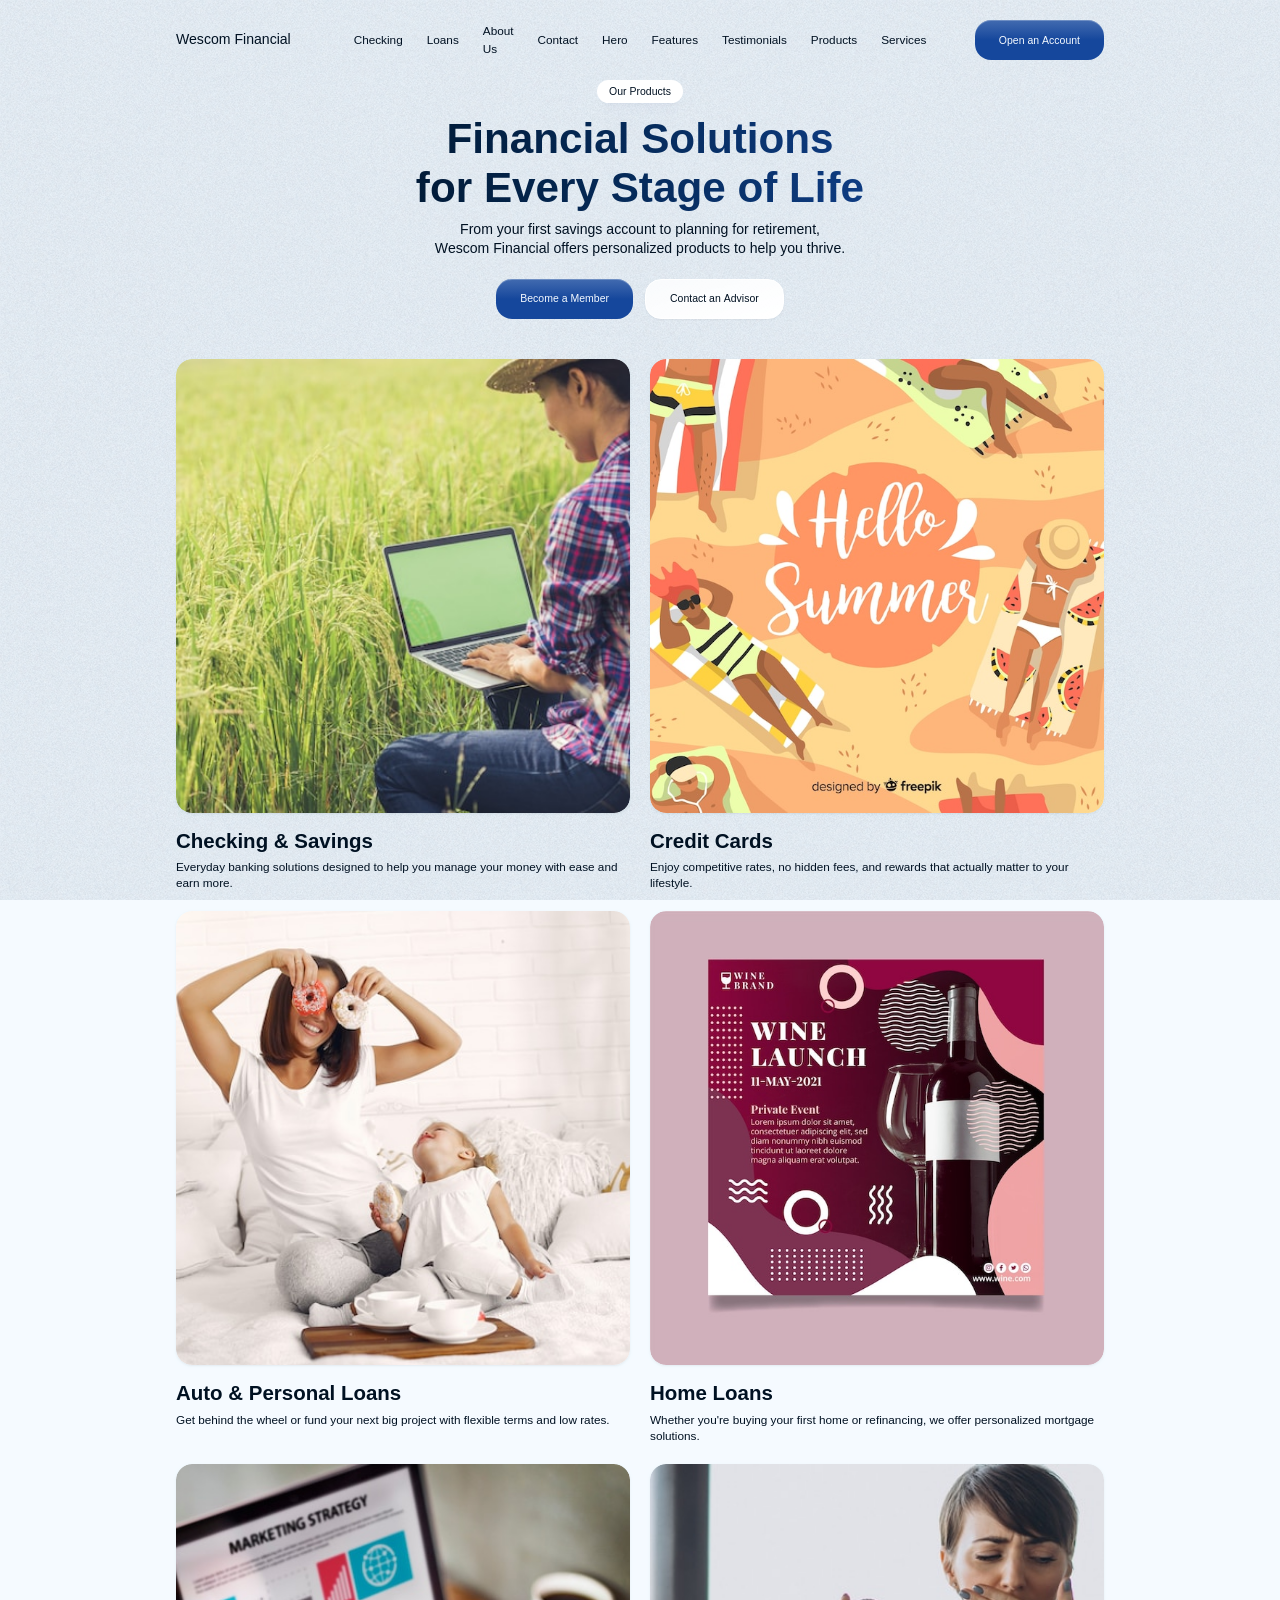
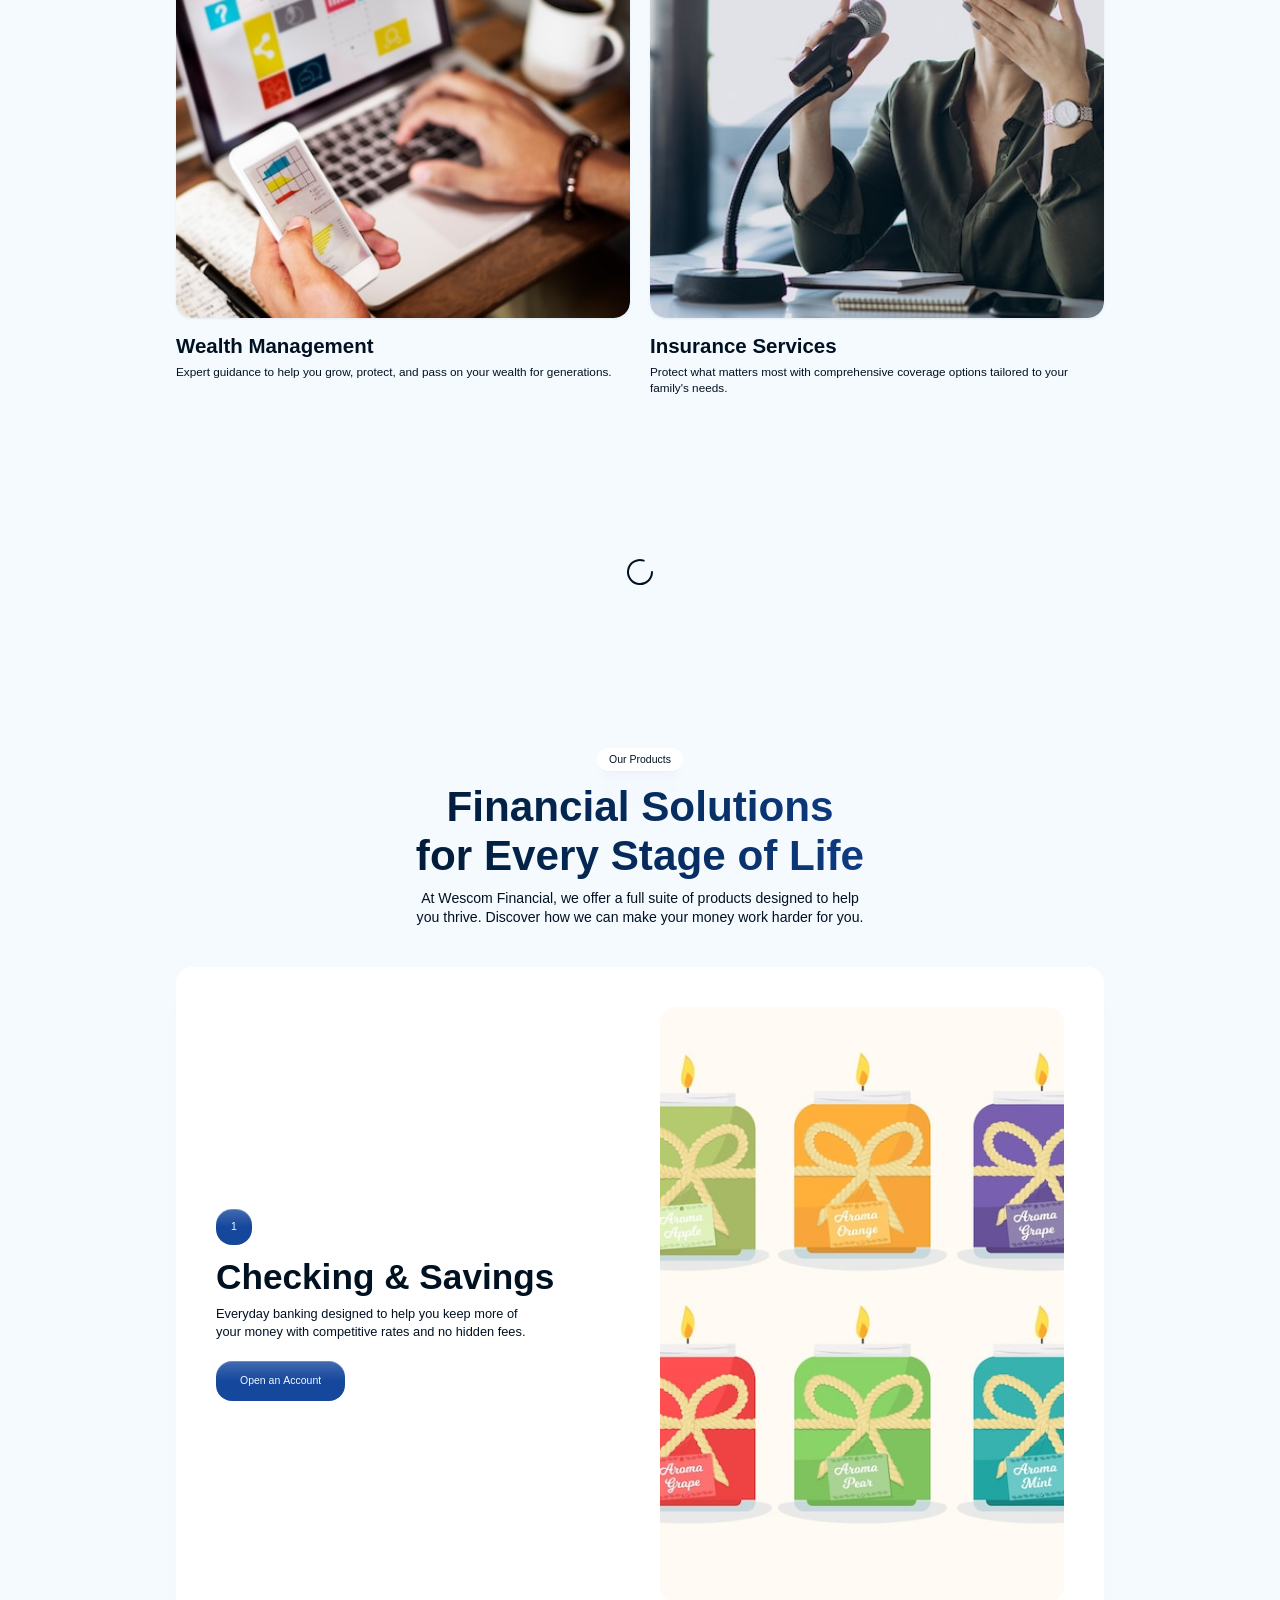
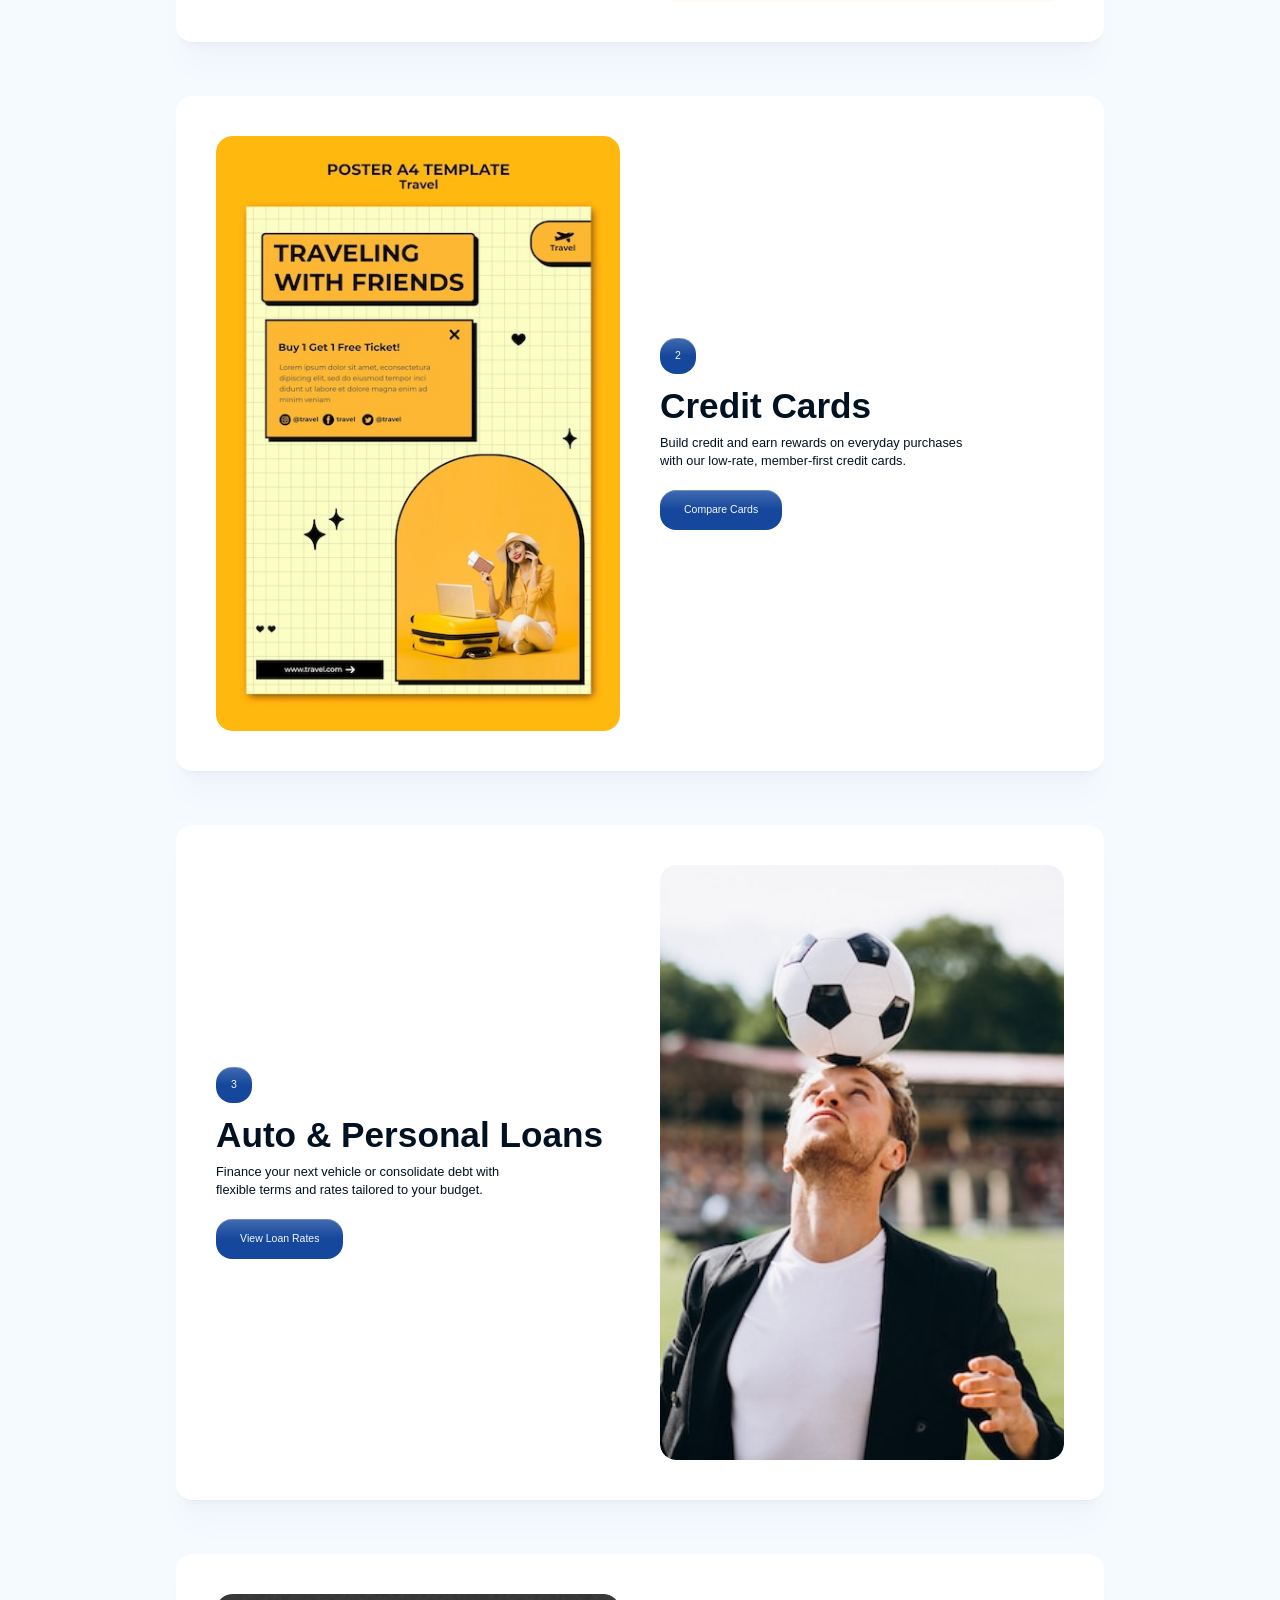
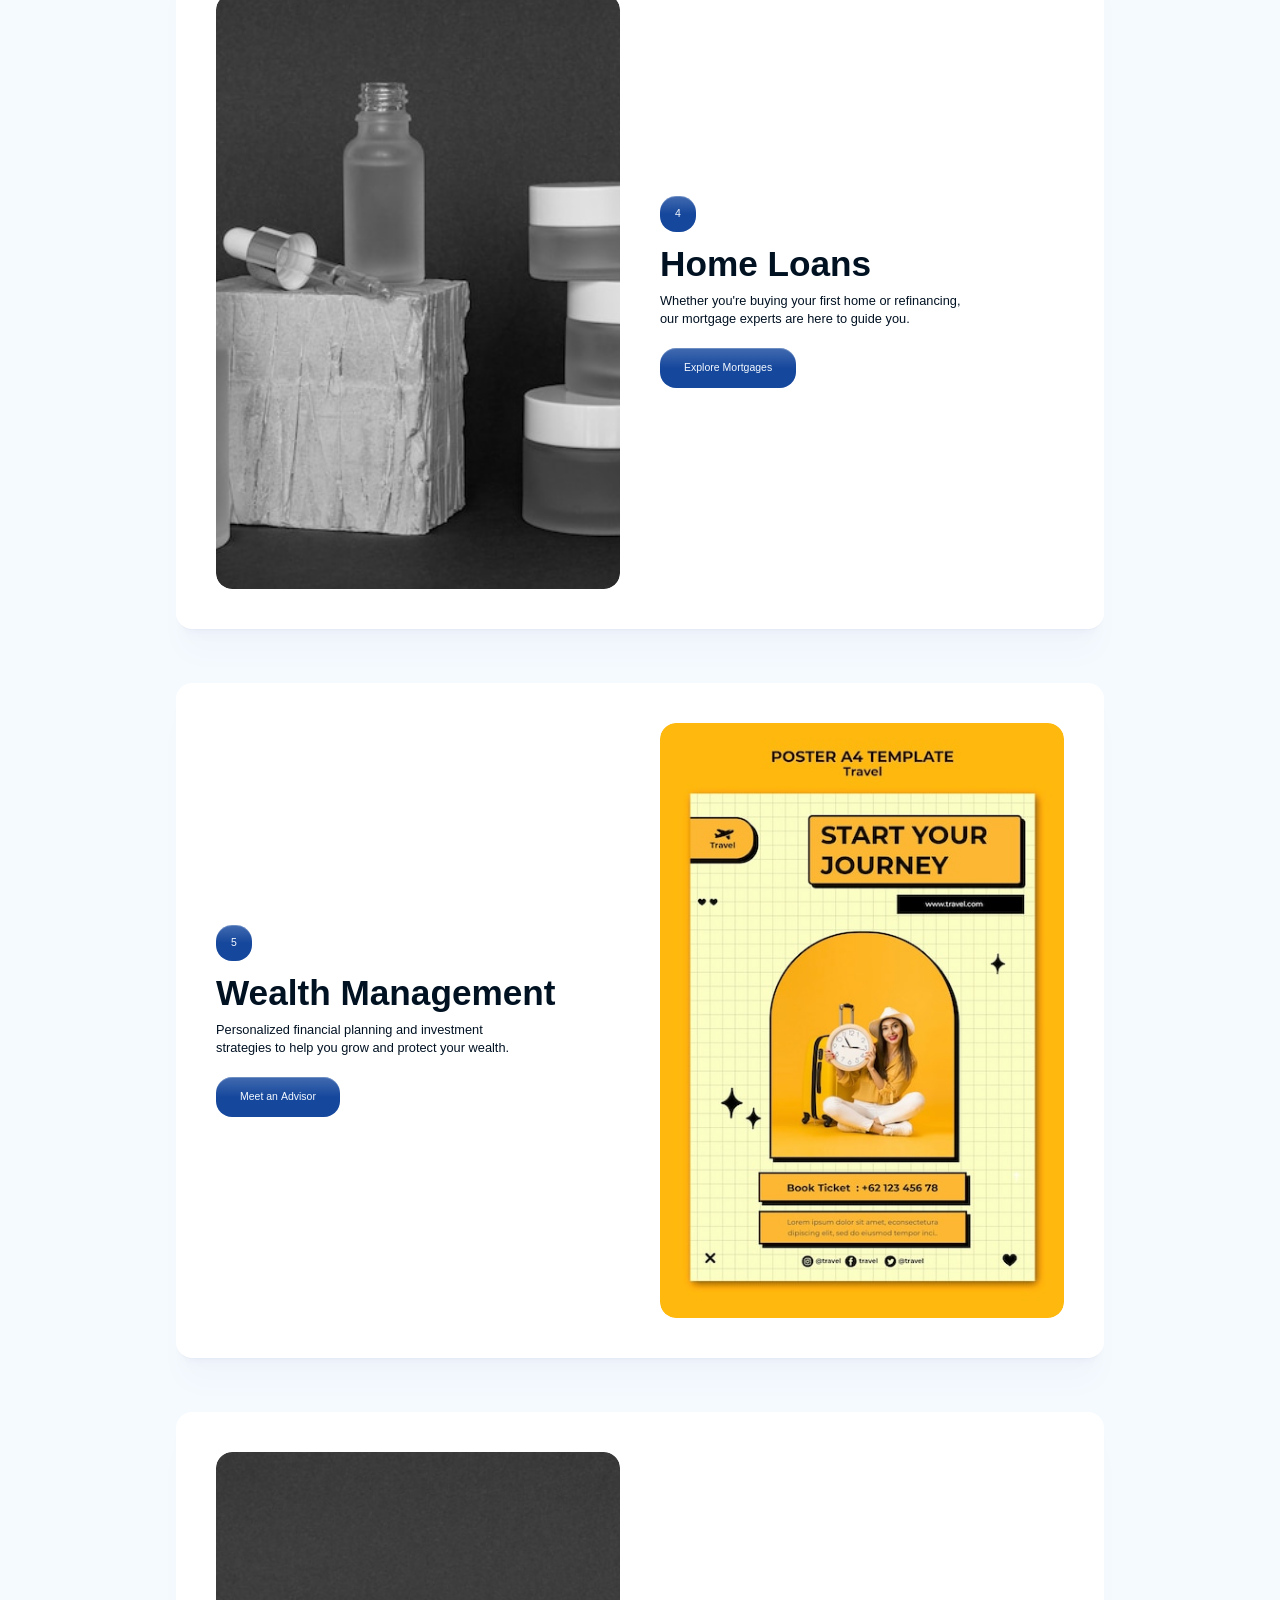
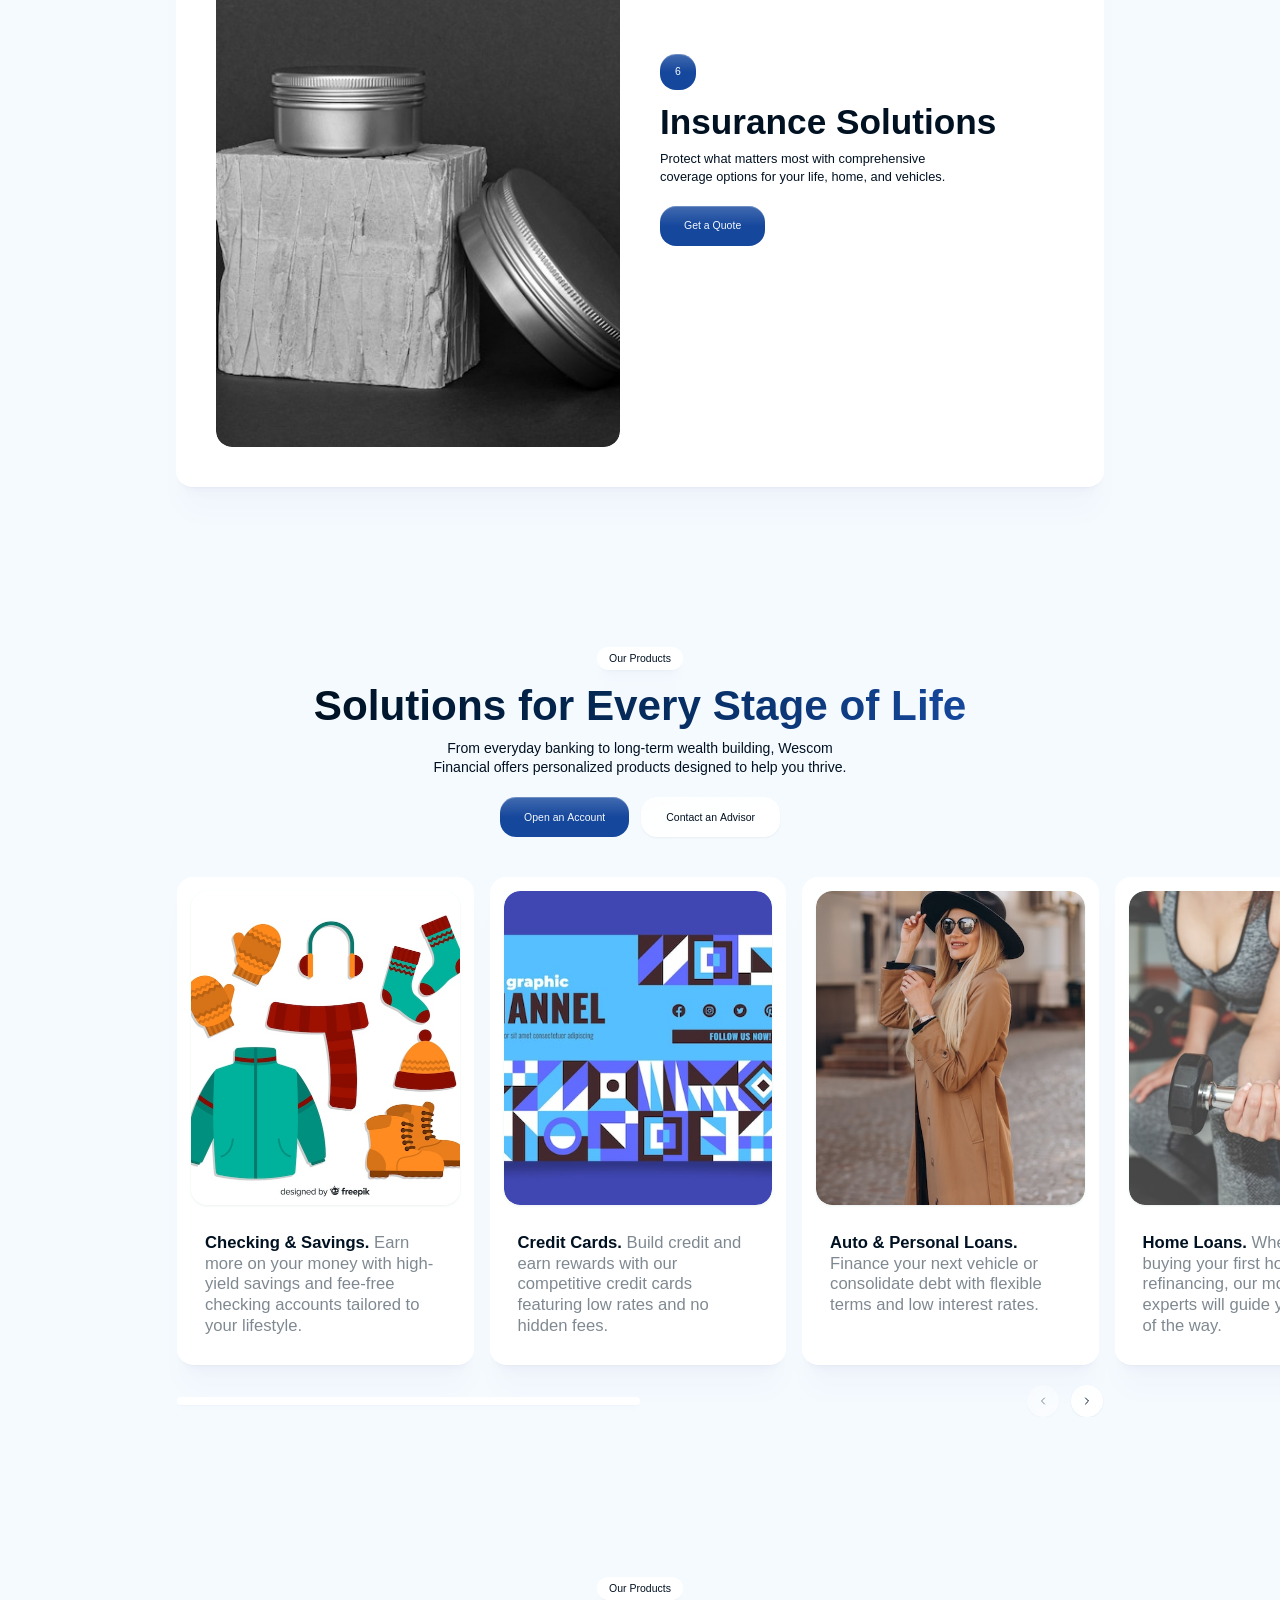
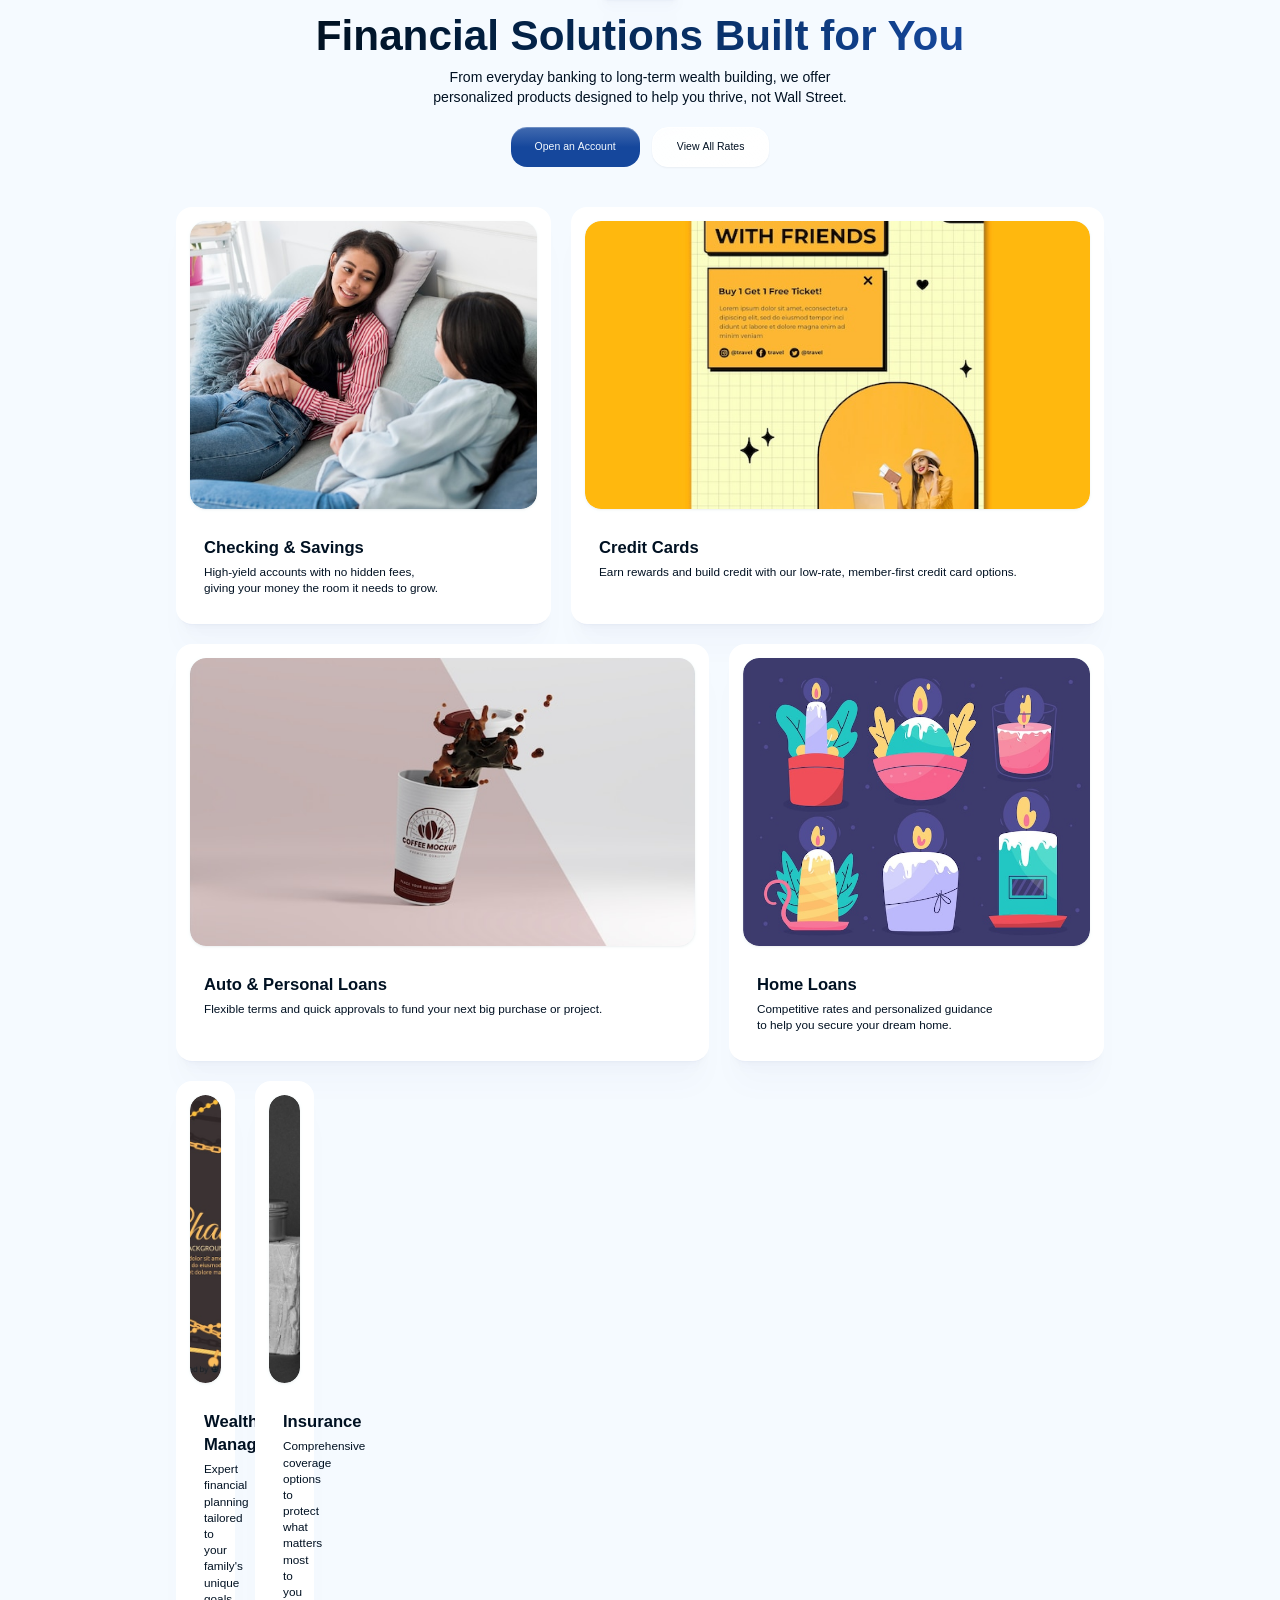
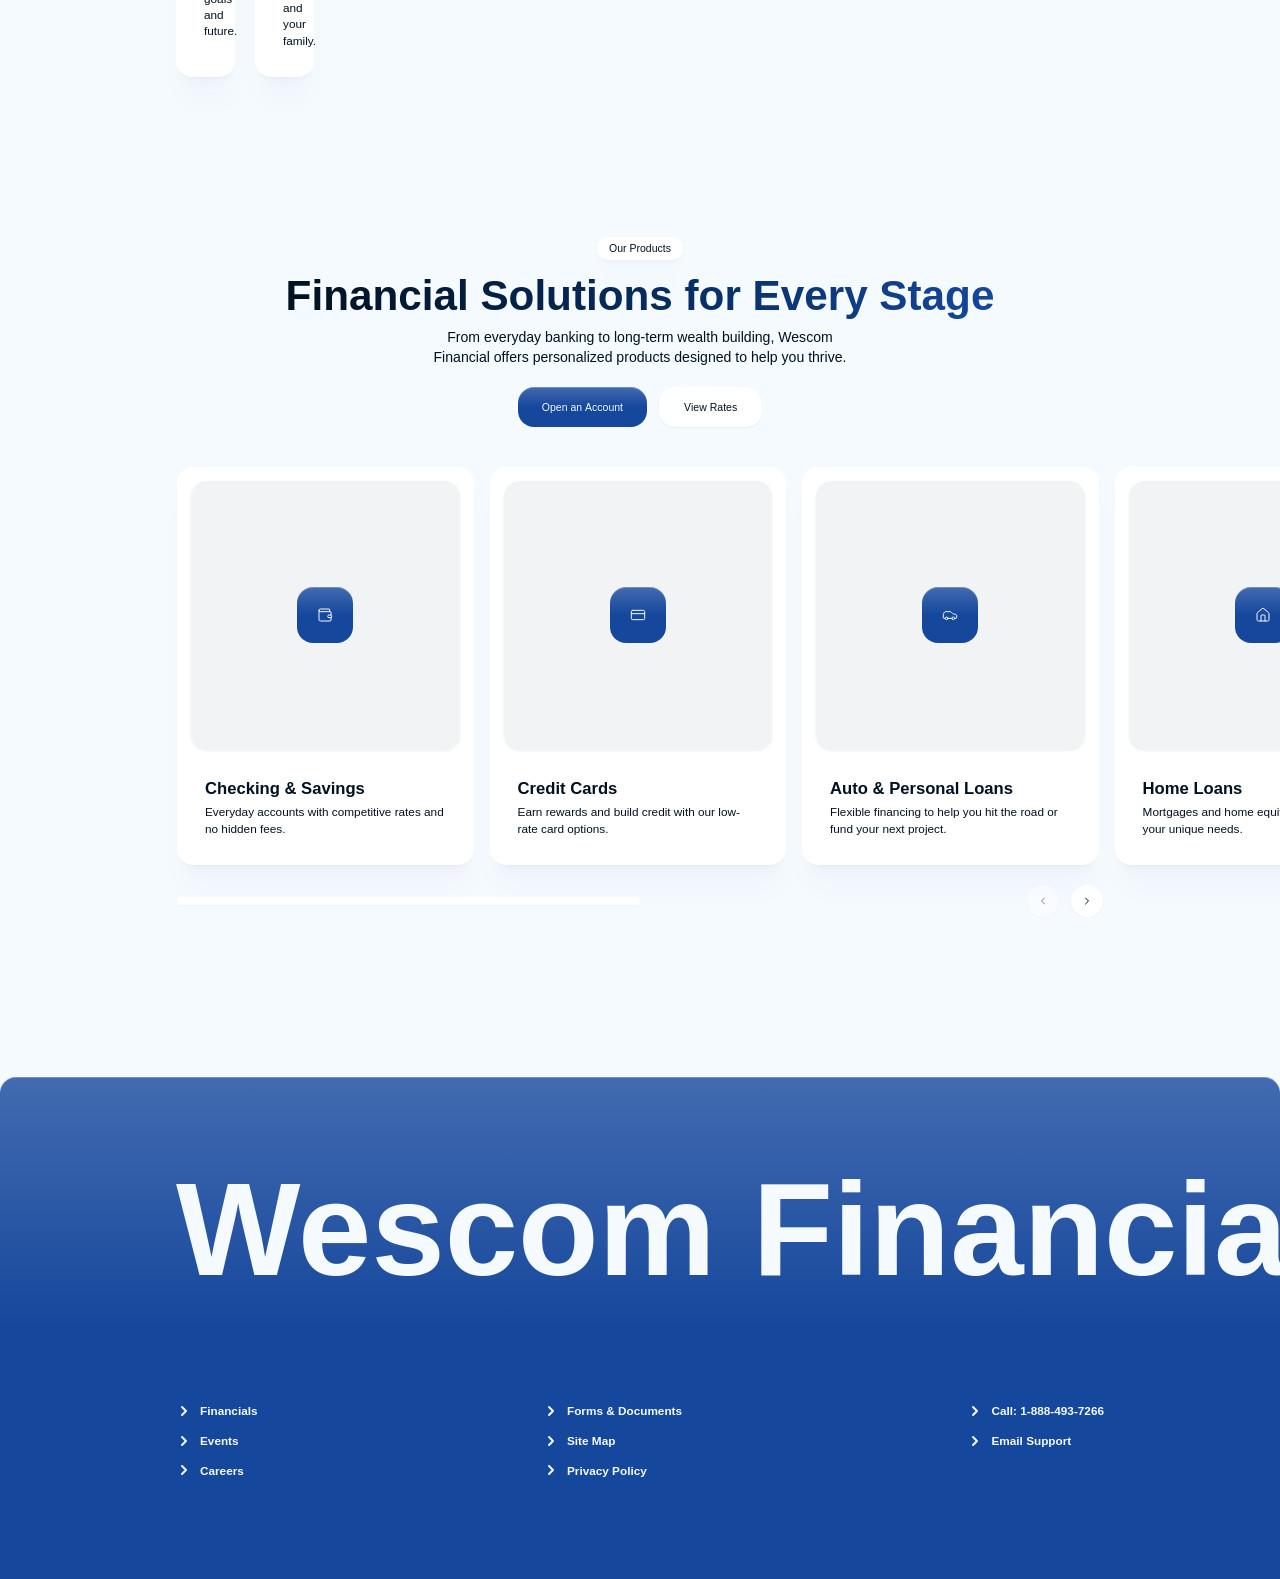
<file: wescom_extracted/wescom/products/index.html>
<!DOCTYPE html><html lang="en" data-scrapbook-source="https://3002-ieg67bvni7wm3gh3d4u7o.sandbox.webild.io/products" data-scrapbook-create="20260703154029160"><head>
    

    

    <meta charset="UTF-8">
    
    
    <link href="css2.css" rel="stylesheet">
    
    <meta name="viewport" content="width=device-width, initial-scale=1.0">
    <title>Webild Components</title>
  <style type="text/css" data-vite-dev-id="/home/user/projects/342134ef-b7a2-4520-b81e-b97abb8f9704/src/index.css">@import url("css2-1.css");
@layer properties;
@layer theme, base, components, utilities;
@layer theme {
  :root, :host { --font-serif: ui-serif, Georgia, Cambria, "Times New Roman", Times, serif; --color-red-50: oklch(97.1% 0.013 17.38); --color-red-300: oklch(80.8% 0.114 19.571); --color-red-400: oklch(70.4% 0.191 22.216); --color-red-500: oklch(63.7% 0.237 25.331); --color-red-600: oklch(57.7% 0.245 27.325); --color-green-500: oklch(72.3% 0.219 149.579); --color-black: #000; --color-white: #fff; --spacing: 0.25rem; --container-xs: 20rem; --container-sm: 24rem; --container-md: 28rem; --container-lg: 32rem; --container-xl: 36rem; --container-3xl: 48rem; --container-4xl: 56rem; --container-7xl: 80rem; --text-xs: var(--text-xs); --text-xs--line-height: calc(1 / 0.75); --text-sm: var(--text-sm); --text-sm--line-height: calc(1.25 / 0.875); --text-base: var(--text-base); --text-base--line-height: calc(1.5 / 1); --text-lg: var(--text-lg); --text-lg--line-height: calc(1.75 / 1.125); --text-xl: var(--text-xl); --text-xl--line-height: calc(1.75 / 1.25); --text-2xl: var(--text-2xl); --text-2xl--line-height: calc(2 / 1.5); --text-3xl: var(--text-3xl); --text-3xl--line-height: calc(2.25 / 1.875); --text-4xl: var(--text-4xl); --text-4xl--line-height: calc(2.5 / 2.25); --text-5xl: var(--text-5xl); --text-5xl--line-height: 1; --text-6xl: var(--text-6xl); --text-6xl--line-height: 1; --text-7xl: var(--text-7xl); --text-7xl--line-height: 1; --text-8xl: var(--text-8xl); --text-8xl--line-height: 1; --text-9xl: var(--text-9xl); --text-9xl--line-height: 1; --font-weight-normal: 400; --font-weight-medium: 500; --font-weight-semibold: 600; --font-weight-bold: 700; --tracking-tight: -0.025em; --tracking-wide: 0.025em; --tracking-widest: 0.1em; --leading-tight: 1.25; --leading-snug: 1.375; --leading-normal: 1.5; --leading-relaxed: 1.625; --radius-xl: 0.75rem; --radius-2xl: 1rem; --radius-3xl: 1.5rem; --radius-4xl: 2rem; --drop-shadow-lg: 0 4px 4px rgb(0 0 0 / 0.15); --drop-shadow-2xl: 0 25px 25px rgb(0 0 0 / 0.15); --ease-out: cubic-bezier(0, 0, 0.2, 1); --ease-in-out: cubic-bezier(0.4, 0, 0.2, 1); --animate-spin: spin 1s linear infinite; --animate-pulse: pulse 2s cubic-bezier(0.4, 0, 0.6, 1) infinite; --blur-xs: 4px; --blur-sm: 8px; --blur-md: 12px; --blur-lg: 16px; --blur-xl: 24px; --blur-3xl: 64px; --perspective-distant: 1200px; --aspect-video: 16 / 9; --default-transition-duration: 150ms; --default-transition-timing-function: cubic-bezier(0.4, 0, 0.2, 1); --default-font-family: 'Open Sans', sans-serif; --default-mono-font-family: monospace; --radius: var(--radius); --color-background: var(--background); --color-card: var(--card); --color-foreground: var(--foreground); --color-primary-cta: var(--primary-cta); --color-primary-cta-text: var(--primary-cta-text); --color-secondary-cta: var(--secondary-cta); --color-accent: var(--accent); --color-background-accent: var(--background-accent); --width-content-width: var(--width-content-width); --width-carousel-padding: var(--width-carousel-padding); --width-carousel-padding-controls: var(--width-carousel-padding-controls); --width-carousel-item-2: var(--width-carousel-item-2); --width-carousel-item-3: var(--width-carousel-item-3); --width-carousel-item-4: var(--width-carousel-item-4); --text-2xs: var(--text-2xs); }
}
@layer base {
  *, ::after, ::before, ::backdrop, ::file-selector-button { box-sizing: border-box; margin: 0px; padding: 0px; border: 0px solid; }
  html, :host { line-height: 1.5; tab-size: 4; font-family: var(--default-font-family, ui-sans-serif, system-ui, sans-serif, "Apple Color Emoji", "Segoe UI Emoji", "Segoe UI Symbol", "Noto Color Emoji"); font-feature-settings: var(--default-font-feature-settings, normal); font-variation-settings: var(--default-font-variation-settings, normal); }
  hr { height: 0px; color: inherit; border-top-width: 1px; }
  abbr:where([title]) { text-decoration: underline dotted; }
  h1, h2, h3, h4, h5, h6 { font-size: inherit; font-weight: inherit; }
  a { color: inherit; text-decoration: inherit; }
  b, strong { font-weight: bolder; }
  code, kbd, samp, pre { font-family: var(--default-mono-font-family, ui-monospace, SFMono-Regular, Menlo, Monaco, Consolas, "Liberation Mono", "Courier New", monospace); font-feature-settings: var(--default-mono-font-feature-settings, normal); font-variation-settings: var(--default-mono-font-variation-settings, normal); font-size: 1em; }
  small { font-size: 80%; }
  sub, sup { font-size: 75%; line-height: 0; position: relative; vertical-align: baseline; }
  sub { bottom: -0.25em; }
  sup { top: -0.5em; }
  table { text-indent: 0px; border-color: inherit; border-collapse: collapse; }
  :focus-visible { outline: auto; }
  progress { vertical-align: baseline; }
  summary { display: list-item; }
  ol, ul, menu { list-style: none; }
  img, svg, video, canvas, audio, iframe, embed, object { display: block; vertical-align: middle; }
  img, video { max-width: 100%; height: auto; }
  button, input, select, optgroup, textarea, ::file-selector-button { font: inherit; letter-spacing: inherit; color: inherit; border-radius: 0px; background-color: transparent; opacity: 1; }
  :where(select:is([multiple], [size])) optgroup { font-weight: bolder; }
  :where(select:is([multiple], [size])) optgroup option { padding-inline-start: 20px; }
  ::file-selector-button { margin-inline-end: 4px; }
  ::placeholder { opacity: 1; }
  @supports (not (-webkit-appearance: -apple-pay-button)) or (contain-intrinsic-size: 1px) {
  ::placeholder {
  color: currentcolor;
  @supports (color: color-mix(in lab, red, red)) {
  color: color-mix(in oklab, currentcolor, transparent);
}
}
}
  textarea { resize: vertical; }
  ::-webkit-search-decoration { appearance: none; }
  ::-webkit-date-and-time-value { min-height: 1lh; text-align: inherit; }
  ::-webkit-datetime-edit { display: inline-flex; }
  ::-webkit-datetime-edit-fields-wrapper { padding: 0px; }
  ::-webkit-datetime-edit, ::-webkit-datetime-edit-year-field, ::-webkit-datetime-edit-month-field, ::-webkit-datetime-edit-day-field, ::-webkit-datetime-edit-hour-field, ::-webkit-datetime-edit-minute-field, ::-webkit-datetime-edit-second-field, ::-webkit-datetime-edit-millisecond-field, ::-webkit-datetime-edit-meridiem-field { padding-block: 0px; }
  ::-webkit-calendar-picker-indicator { line-height: 1; }
  :user-invalid { box-shadow: none; }
  button, input:where([type="button"], [type="reset"], [type="submit"]), ::file-selector-button { appearance: button; }
  ::-webkit-inner-spin-button, ::-webkit-outer-spin-button { height: auto; }
  [hidden]:where(:not([hidden="until-found"])) { display: none !important; }
}
@layer utilities {
  .\@container\/field-group { container: field-group / inline-size; }
  .pointer-events-auto { pointer-events: auto; }
  .pointer-events-none { pointer-events: none; }
  .invisible { visibility: hidden; }
  .visible { visibility: visible; }
  .sr-only { position: absolute; width: 1px; height: 1px; padding: 0px; margin: -1px; overflow: hidden; clip-path: inset(50%); white-space: nowrap; border-width: 0px; }
  .absolute { position: absolute; }
  .fixed { position: fixed; }
  .relative { position: relative; }
  .static { position: static; }
  .sticky { position: sticky; }
  .inset-0 { inset: calc(var(--spacing) * 0); }
  .inset-0\.5 { inset: calc(var(--spacing) * 0.5); }
  .inset-px { inset: 1px; }
  .-inset-x-px { inset-inline: -1px; }
  .inset-x-0 { inset-inline: calc(var(--spacing) * 0); }
  .inset-x-1 { inset-inline: calc(var(--spacing) * 1); }
  .inset-x-2 { inset-inline: calc(var(--spacing) * 2); }
  .inset-x-3 { inset-inline: calc(var(--spacing) * 3); }
  .inset-x-4 { inset-inline: calc(var(--spacing) * 4); }
  .inset-x-5 { inset-inline: calc(var(--spacing) * 5); }
  .inset-x-6 { inset-inline: calc(var(--spacing) * 6); }
  .inset-y-0 { inset-block: calc(var(--spacing) * 0); }
  .inset-y-1 { inset-block: calc(var(--spacing) * 1); }
  .start { inset-inline-start: var(--spacing); }
  .end { inset-inline-end: var(--spacing); }
  .-top-2 { top: calc(var(--spacing) * -2); }
  .-top-3 { top: calc(var(--spacing) * -3); }
  .-top-7 { top: calc(var(--spacing) * -7); }
  .-top-12 { top: calc(var(--spacing) * -12); }
  .-top-\[15\%\] { top: calc(-15%); }
  .-top-\[252px\] { top: calc(-252px); }
  .-top-\[352px\] { top: calc(-352px); }
  .-top-\[400px\] { top: calc(-400px); }
  .-top-\[571px\] { top: calc(-571px); }
  .top-0 { top: calc(var(--spacing) * 0); }
  .top-1 { top: calc(var(--spacing) * 1); }
  .top-1\.5 { top: calc(var(--spacing) * 1.5); }
  .top-1\/2 { top: calc(50%); }
  .top-2 { top: calc(var(--spacing) * 2); }
  .top-3 { top: calc(var(--spacing) * 3); }
  .top-3\.5 { top: calc(var(--spacing) * 3.5); }
  .top-4 { top: calc(var(--spacing) * 4); }
  .top-5 { top: calc(var(--spacing) * 5); }
  .top-8 { top: calc(var(--spacing) * 8); }
  .top-15\/100 { top: calc(15%); }
  .top-\[-20vh\] { top: -20vh; }
  .top-\[-30vh\] { top: -30vh; }
  .top-\[1px\] { top: 1px; }
  .top-\[5\%\] { top: 5%; }
  .top-\[25vw\] { top: 25vw; }
  .top-\[28\%\] { top: 28%; }
  .top-\[40\%\] { top: 40%; }
  .top-\[50\%\] { top: 50%; }
  .top-\[60\%\] { top: 60%; }
  .top-full { top: 100%; }
  .-right-2 { right: calc(var(--spacing) * -2); }
  .-right-3 { right: calc(var(--spacing) * -3); }
  .-right-12 { right: calc(var(--spacing) * -12); }
  .-right-\[33vw\] { right: calc(-33vw); }
  .-right-\[36vw\] { right: calc(-36vw); }
  .right-0 { right: calc(var(--spacing) * 0); }
  .right-1 { right: calc(var(--spacing) * 1); }
  .right-2 { right: calc(var(--spacing) * 2); }
  .right-3 { right: calc(var(--spacing) * 3); }
  .right-4 { right: calc(var(--spacing) * 4); }
  .right-5 { right: calc(var(--spacing) * 5); }
  .right-6 { right: calc(var(--spacing) * 6); }
  .right-\[2\.5vw\] { right: 2.5vw; }
  .right-\[5\%\] { right: 5%; }
  .right-\[calc\(\(100vw-var\(--width-content-width\)\)\/2\)\] { right: calc((100vw - var(--width-content-width)) / 2); }
  .right-full { right: 100%; }
  .-bottom-2 { bottom: calc(var(--spacing) * -2); }
  .-bottom-3 { bottom: calc(var(--spacing) * -3); }
  .-bottom-12 { bottom: calc(var(--spacing) * -12); }
  .-bottom-\[9vh\] { bottom: calc(-9vh); }
  .-bottom-\[46px\] { bottom: calc(-46px); }
  .-bottom-\[61vh\] { bottom: calc(-61vh); }
  .-bottom-\[62vh\] { bottom: calc(-62vh); }
  .-bottom-\[920px\] { bottom: calc(-920px); }
  .-bottom-px { bottom: -1px; }
  .bottom-0 { bottom: calc(var(--spacing) * 0); }
  .bottom-1 { bottom: calc(var(--spacing) * 1); }
  .bottom-2 { bottom: calc(var(--spacing) * 2); }
  .bottom-3 { bottom: calc(var(--spacing) * 3); }
  .bottom-4 { bottom: calc(var(--spacing) * 4); }
  .bottom-5 { bottom: calc(var(--spacing) * 5); }
  .bottom-6 { bottom: calc(var(--spacing) * 6); }
  .bottom-\[-40vh\] { bottom: -40vh; }
  .bottom-\[5\%\] { bottom: 5%; }
  .bottom-\[25vh\] { bottom: 25vh; }
  .bottom-\[calc\(var\(--spacing-4\)\+var\(--spacing-4\)\)\] { bottom: calc(var(--spacing-4) + var(--spacing-4)); }
  .bottom-full { bottom: 100%; }
  .-left-2 { left: calc(var(--spacing) * -2); }
  .-left-3 { left: calc(var(--spacing) * -3); }
  .-left-7 { left: calc(var(--spacing) * -7); }
  .-left-12 { left: calc(var(--spacing) * -12); }
  .-left-\[15\%\] { left: calc(-15%); }
  .-left-\[33vw\] { left: calc(-33vw); }
  .-left-\[36vw\] { left: calc(-36vw); }
  .-left-\[373px\] { left: calc(-373px); }
  .-left-full { left: -100%; }
  .left-0 { left: calc(var(--spacing) * 0); }
  .left-1 { left: calc(var(--spacing) * 1); }
  .left-1\/2 { left: calc(50%); }
  .left-2 { left: calc(var(--spacing) * 2); }
  .left-3 { left: calc(var(--spacing) * 3); }
  .left-4 { left: calc(var(--spacing) * 4); }
  .left-5 { left: calc(var(--spacing) * 5); }
  .left-6 { left: calc(var(--spacing) * 6); }
  .left-\[2vw\] { left: 2vw; }
  .left-\[5\%\] { left: 5%; }
  .left-\[50\%\] { left: 50%; }
  .left-\[calc\(\(100vw-var\(--width-content-width\)\)\/2\)\] { left: calc((100vw - var(--width-content-width)) / 2); }
  .left-\[calc\(50\%-7\.5px\)\] { left: calc(50% - 7.5px); }
  .left-\[calc\(50\%-10px\)\] { left: calc(50% - 10px); }
  .left-\[calc\(50\%-17\.5px\)\] { left: calc(50% - 17.5px); }
  .left-\[calc\(50\%-20px\)\] { left: calc(50% - 20px); }
  .left-\[calc\(50\%-432\.5px\)\] { left: calc(50% - 432.5px); }
  .left-\[calc\(50\%-599px\)\] { left: calc(50% - 599px); }
  .left-\[calc\(var\(--vw-1\)\*2\)\] { left: calc(var(--vw-1) * 2); }
  .left-full { left: 100%; }
  .isolate { isolation: isolate; }
  .-z-10 { z-index: calc(-10); }
  .z-0 { z-index: 0; }
  .z-1 { z-index: 1; }
  .z-2 { z-index: 2; }
  .z-10 { z-index: 10; }
  .z-20 { z-index: 20; }
  .z-30 { z-index: 30; }
  .z-40 { z-index: 40; }
  .z-50 { z-index: 50; }
  .z-100 { z-index: 100; }
  .z-110 { z-index: 110; }
  .z-999 { z-index: 999; }
  .z-1000 { z-index: 1000; }
  .z-1001 { z-index: 1001; }
  .z-99999 { z-index: 99999; }
  .z-\[1\] { z-index: 1; }
  .z-\[100\] { z-index: 100; }
  .z-\[99999\] { z-index: 99999; }
  .order-1 { order: 1; }
  .order-2 { order: 2; }
  .order-first { order: -9999; }
  .order-last { order: 9999; }
  .col-span-1 { grid-column: span 1 / span 1; }
  .col-start-1 { grid-column-start: 1; }
  .row-start-1 { grid-row-start: 1; }
  .container {
  width: 100%;
  @media (width >= 40rem) {
  max-width: 40rem;
}
  @media (width >= 48rem) {
  max-width: 48rem;
}
  @media (width >= 64rem) {
  max-width: 64rem;
}
  @media (width >= 80rem) {
  max-width: 80rem;
}
  @media (width >= 96rem) {
  max-width: 96rem;
}
}
  .\!m-0 { margin: calc(var(--spacing) * 0)  !important; }
  .m-0 { margin: calc(var(--spacing) * 0); }
  .m-1 { margin: calc(var(--spacing) * 1); }
  .m-8 { margin: calc(var(--spacing) * 8); }
  .m-9 { margin: calc(var(--spacing) * 9); }
  .m-10 { margin: calc(var(--spacing) * 10); }
  .m-12 { margin: calc(var(--spacing) * 12); }
  .m-16 { margin: calc(var(--spacing) * 16); }
  .-mx-1 { margin-inline: calc(var(--spacing) * -1); }
  .-mx-\[4\%\] { margin-inline: calc(-4%); }
  .mx-1 { margin-inline: calc(var(--spacing) * 1); }
  .mx-2 { margin-inline: calc(var(--spacing) * 2); }
  .mx-3 { margin-inline: calc(var(--spacing) * 3); }
  .mx-3\.5 { margin-inline: calc(var(--spacing) * 3.5); }
  .mx-\[0\.25em\] { margin-inline: 0.25em; }
  .mx-auto { margin-inline: auto; }
  .-my-2 { margin-block: calc(var(--spacing) * -2); }
  .my-0 { margin-block: calc(var(--spacing) * 0); }
  .my-0\.5 { margin-block: calc(var(--spacing) * 0.5); }
  .my-1 { margin-block: calc(var(--spacing) * 1); }
  .my-4 { margin-block: calc(var(--spacing) * 4); }
  .my-5 { margin-block: calc(var(--spacing) * 5); }
  .my-8 { margin-block: calc(var(--spacing) * 8); }
  .my-20 { margin-block: calc(var(--spacing) * 20); }
  .-mt-1 { margin-top: calc(var(--spacing) * -1); }
  .-mt-4 { margin-top: calc(var(--spacing) * -4); }
  .-mt-5 { margin-top: calc(var(--spacing) * -5); }
  .mt-0\.5 { margin-top: calc(var(--spacing) * 0.5); }
  .mt-0\.75 { margin-top: calc(var(--spacing) * 0.75); }
  .mt-1 { margin-top: calc(var(--spacing) * 1); }
  .mt-1\.5 { margin-top: calc(var(--spacing) * 1.5); }
  .mt-2 { margin-top: calc(var(--spacing) * 2); }
  .mt-3 { margin-top: calc(var(--spacing) * 3); }
  .mt-4 { margin-top: calc(var(--spacing) * 4); }
  .mt-5 { margin-top: calc(var(--spacing) * 5); }
  .mt-6 { margin-top: calc(var(--spacing) * 6); }
  .mt-8 { margin-top: calc(var(--spacing) * 8); }
  .mt-12 { margin-top: calc(var(--spacing) * 12); }
  .mt-20 { margin-top: calc(var(--spacing) * 20); }
  .mt-24 { margin-top: calc(var(--spacing) * 24); }
  .mt-\[-0\.25em\] { margin-top: -0.25em; }
  .mt-auto { margin-top: auto; }
  .mr-1 { margin-right: calc(var(--spacing) * 1); }
  .mr-2 { margin-right: calc(var(--spacing) * 2); }
  .mr-3 { margin-right: calc(var(--spacing) * 3); }
  .mr-5 { margin-right: calc(var(--spacing) * 5); }
  .-mb-\[0\.1em\] { margin-bottom: calc(-0.1em); }
  .mb-0\.5 { margin-bottom: calc(var(--spacing) * 0.5); }
  .mb-1 { margin-bottom: calc(var(--spacing) * 1); }
  .mb-2 { margin-bottom: calc(var(--spacing) * 2); }
  .mb-3 { margin-bottom: calc(var(--spacing) * 3); }
  .mb-4 { margin-bottom: calc(var(--spacing) * 4); }
  .mb-5 { margin-bottom: calc(var(--spacing) * 5); }
  .mb-6 { margin-bottom: calc(var(--spacing) * 6); }
  .mb-8 { margin-bottom: calc(var(--spacing) * 8); }
  .mb-10 { margin-bottom: calc(var(--spacing) * 10); }
  .mb-20 { margin-bottom: calc(var(--spacing) * 20); }
  .-ml-3 { margin-left: calc(var(--spacing) * -3); }
  .-ml-4 { margin-left: calc(var(--spacing) * -4); }
  .-ml-5 { margin-left: calc(var(--spacing) * -5); }
  .-ml-15 { margin-left: calc(var(--spacing) * -15); }
  .ml-1 { margin-left: calc(var(--spacing) * 1); }
  .ml-2 { margin-left: calc(var(--spacing) * 2); }
  .ml-4 { margin-left: calc(var(--spacing) * 4); }
  .ml-auto { margin-left: auto; }
  .line-clamp-2 { overflow: hidden; display: -webkit-box; -moz-box-orient: vertical; -webkit-line-clamp: 2; }
  .line-clamp-3 { overflow: hidden; display: -webkit-box; -moz-box-orient: vertical; -webkit-line-clamp: 3; }
  .block { display: block; }
  .flex { display: flex; }
  .grid { display: grid; }
  .hidden { display: none; }
  .inline { display: inline; }
  .inline-block { display: inline-block; }
  .inline-flex { display: inline-flex; }
  .table { display: table; }
  .aspect-2\/1 { aspect-ratio: 2 / 1; }
  .aspect-3\/2 { aspect-ratio: 3 / 2; }
  .aspect-3\/4 { aspect-ratio: 3 / 4; }
  .aspect-4\/3 { aspect-ratio: 4 / 3; }
  .aspect-4\/5 { aspect-ratio: 4 / 5; }
  .aspect-5\/6 { aspect-ratio: 5 / 6; }
  .aspect-6\/7 { aspect-ratio: 6 / 7; }
  .aspect-9\/16 { aspect-ratio: 9 / 16; }
  .aspect-square { aspect-ratio: 1 / 1; }
  .aspect-video { aspect-ratio: var(--aspect-video); }
  .size-1\/2 { width: calc(50%); height: calc(50%); }
  .size-2 { width: calc(var(--spacing) * 2); height: calc(var(--spacing) * 2); }
  .size-2\.5 { width: calc(var(--spacing) * 2.5); height: calc(var(--spacing) * 2.5); }
  .size-3 { width: calc(var(--spacing) * 3); height: calc(var(--spacing) * 3); }
  .size-3\.5 { width: calc(var(--spacing) * 3.5); height: calc(var(--spacing) * 3.5); }
  .size-4 { width: calc(var(--spacing) * 4); height: calc(var(--spacing) * 4); }
  .size-4\/10 { width: calc(40%); height: calc(40%); }
  .size-5 { width: calc(var(--spacing) * 5); height: calc(var(--spacing) * 5); }
  .size-6 { width: calc(var(--spacing) * 6); height: calc(var(--spacing) * 6); }
  .size-7 { width: calc(var(--spacing) * 7); height: calc(var(--spacing) * 7); }
  .size-8 { width: calc(var(--spacing) * 8); height: calc(var(--spacing) * 8); }
  .size-9 { width: calc(var(--spacing) * 9); height: calc(var(--spacing) * 9); }
  .size-10 { width: calc(var(--spacing) * 10); height: calc(var(--spacing) * 10); }
  .size-12 { width: calc(var(--spacing) * 12); height: calc(var(--spacing) * 12); }
  .size-14 { width: calc(var(--spacing) * 14); height: calc(var(--spacing) * 14); }
  .size-16 { width: calc(var(--spacing) * 16); height: calc(var(--spacing) * 16); }
  .size-18 { width: calc(var(--spacing) * 18); height: calc(var(--spacing) * 18); }
  .size-20 { width: calc(var(--spacing) * 20); height: calc(var(--spacing) * 20); }
  .size-22 { width: calc(var(--spacing) * 22); height: calc(var(--spacing) * 22); }
  .size-24 { width: calc(var(--spacing) * 24); height: calc(var(--spacing) * 24); }
  .size-40 { width: calc(var(--spacing) * 40); height: calc(var(--spacing) * 40); }
  .size-60 { width: calc(var(--spacing) * 60); height: calc(var(--spacing) * 60); }
  .size-80 { width: calc(var(--spacing) * 80); height: calc(var(--spacing) * 80); }
  .size-100 { width: calc(var(--spacing) * 100); height: calc(var(--spacing) * 100); }
  .size-\[--cell-size\] { }
  .size-\[1em\] { width: 1em; height: 1em; }
  .size-full { width: 100%; height: 100%; }
  .h-\(--text-7xl\) { height: var(--text-7xl); }
  .h-\(--text-base\) { height: var(--text-base); }
  .h-\(--text-sm\) { height: var(--text-sm); }
  .h-\(--text-xl\) { height: var(--text-xl); }
  .h-0\.5 { height: calc(var(--spacing) * 0.5); }
  .h-1 { height: calc(var(--spacing) * 1); }
  .h-1\.5 { height: calc(var(--spacing) * 1.5); }
  .h-1\/2 { height: calc(50%); }
  .h-1\/3 { height: calc(33.3333%); }
  .h-2 { height: calc(var(--spacing) * 2); }
  .h-2\.5 { height: calc(var(--spacing) * 2.5); }
  .h-2\/5 { height: calc(40%); }
  .h-3 { height: calc(var(--spacing) * 3); }
  .h-3\.5 { height: calc(var(--spacing) * 3.5); }
  .h-4 { height: calc(var(--spacing) * 4); }
  .h-4\/5 { height: calc(80%); }
  .h-5 { height: calc(var(--spacing) * 5); }
  .h-5\/10 { height: calc(50%); }
  .h-6 { height: calc(var(--spacing) * 6); }
  .h-7 { height: calc(var(--spacing) * 7); }
  .h-8 { height: calc(var(--spacing) * 8); }
  .h-9 { height: calc(var(--spacing) * 9); }
  .h-10 { height: calc(var(--spacing) * 10); }
  .h-11 { height: calc(var(--spacing) * 11); }
  .h-12 { height: calc(var(--spacing) * 12); }
  .h-13 { height: calc(var(--spacing) * 13); }
  .h-14 { height: calc(var(--spacing) * 14); }
  .h-15 { height: calc(var(--spacing) * 15); }
  .h-20 { height: calc(var(--spacing) * 20); }
  .h-30 { height: calc(var(--spacing) * 30); }
  .h-36 { height: calc(var(--spacing) * 36); }
  .h-48 { height: calc(var(--spacing) * 48); }
  .h-60 { height: calc(var(--spacing) * 60); }
  .h-70\/100 { height: calc(70%); }
  .h-72 { height: calc(var(--spacing) * 72); }
  .h-80 { height: calc(var(--spacing) * 80); }
  .h-90 { height: calc(var(--spacing) * 90); }
  .h-96 { height: calc(var(--spacing) * 96); }
  .h-100 { height: calc(var(--spacing) * 100); }
  .h-150 { height: calc(var(--spacing) * 150); }
  .h-\[--cell-size\] { }
  .h-\[1em\] { height: 1em; }
  .h-\[1px\] { height: 1px; }
  .h-\[12vh\] { height: 12vh; }
  .h-\[20em\] { height: 20em; }
  .h-\[50svh\] { height: 50svh; }
  .h-\[50vh\] { height: 50vh; }
  .h-\[70vh\] { height: 70vh; }
  .h-\[90svh\] { height: 90svh; }
  .h-\[92px\] { height: 92px; }
  .h-\[105vh\] { height: 105vh; }
  .h-\[110vh\] { height: 110vh; }
  .h-\[120\%\] { height: 120%; }
  .h-\[129vh\] { height: 129vh; }
  .h-\[130\%\] { height: 130%; }
  .h-\[140vw\] { height: 140vw; }
  .h-\[150vh\] { height: 150vh; }
  .h-\[150vw\] { height: 150vw; }
  .h-\[179vh\] { height: 179vh; }
  .h-\[300vh\] { height: 300vh; }
  .h-\[450px\] { height: 450px; }
  .h-\[929px\] { height: 929px; }
  .h-\[calc\(var\(--text-base\)\*1\.25\)\] { height: calc(var(--text-base) * 1.25); }
  .h-\[var\(--radix-navigation-menu-viewport-height\)\] { height: var(--radix-navigation-menu-viewport-height); }
  .h-\[var\(--radix-select-trigger-height\)\] { height: var(--radix-select-trigger-height); }
  .h-auto { height: auto; }
  .h-fit { height: fit-content; }
  .h-full { height: 100%; }
  .h-max { height: max-content; }
  .h-px { height: 1px; }
  .h-screen { height: 100vh; }
  .h-svh { height: 100svh; }
  .max-h-96 { max-height: calc(var(--spacing) * 96); }
  .max-h-\[--radix-context-menu-content-available-height\] { }
  .max-h-\[60vh\] { max-height: 60vh; }
  .max-h-\[300px\] { max-height: 300px; }
  .max-h-\[var\(--radix-dropdown-menu-content-available-height\)\] { max-height: var(--radix-dropdown-menu-content-available-height); }
  .max-h-screen { max-height: 100vh; }
  .min-h-0 { min-height: calc(var(--spacing) * 0); }
  .min-h-8 { min-height: calc(var(--spacing) * 8); }
  .min-h-9 { min-height: calc(var(--spacing) * 9); }
  .min-h-10 { min-height: calc(var(--spacing) * 10); }
  .min-h-24 { min-height: calc(var(--spacing) * 24); }
  .min-h-60 { min-height: calc(var(--spacing) * 60); }
  .min-h-70 { min-height: calc(var(--spacing) * 70); }
  .min-h-80 { min-height: calc(var(--spacing) * 80); }
  .min-h-100 { min-height: calc(var(--spacing) * 100); }
  .min-h-\[60px\] { min-height: 60px; }
  .min-h-\[80px\] { min-height: 80px; }
  .min-h-screen { min-height: 100vh; }
  .min-h-svh { min-height: 100svh; }
  .w-0 { width: calc(var(--spacing) * 0); }
  .w-0\.5 { width: calc(var(--spacing) * 0.5); }
  .w-1 { width: calc(var(--spacing) * 1); }
  .w-1\/2 { width: calc(50%); }
  .w-1\/3 { width: calc(33.3333%); }
  .w-2 { width: calc(var(--spacing) * 2); }
  .w-2\.5 { width: calc(var(--spacing) * 2.5); }
  .w-2\/5 { width: calc(40%); }
  .w-3 { width: calc(var(--spacing) * 3); }
  .w-3\.5 { width: calc(var(--spacing) * 3.5); }
  .w-3\/4 { width: calc(75%); }
  .w-3\/5 { width: calc(60%); }
  .w-4 { width: calc(var(--spacing) * 4); }
  .w-4\/5 { width: calc(80%); }
  .w-5 { width: calc(var(--spacing) * 5); }
  .w-6 { width: calc(var(--spacing) * 6); }
  .w-6\/10 { width: calc(60%); }
  .w-7 { width: calc(var(--spacing) * 7); }
  .w-7xl { width: var(--container-7xl); }
  .w-8 { width: calc(var(--spacing) * 8); }
  .w-9 { width: calc(var(--spacing) * 9); }
  .w-9\/10 { width: calc(90%); }
  .w-10 { width: calc(var(--spacing) * 10); }
  .w-11 { width: calc(var(--spacing) * 11); }
  .w-12 { width: calc(var(--spacing) * 12); }
  .w-14 { width: calc(var(--spacing) * 14); }
  .w-20 { width: calc(var(--spacing) * 20); }
  .w-24 { width: calc(var(--spacing) * 24); }
  .w-25\/100 { width: calc(25%); }
  .w-28 { width: calc(var(--spacing) * 28); }
  .w-48 { width: calc(var(--spacing) * 48); }
  .w-60 { width: calc(var(--spacing) * 60); }
  .w-64 { width: calc(var(--spacing) * 64); }
  .w-65\/100 { width: calc(65%); }
  .w-72 { width: calc(var(--spacing) * 72); }
  .w-75\/100 { width: calc(75%); }
  .w-80 { width: calc(var(--spacing) * 80); }
  .w-95\/100 { width: calc(95%); }
  .w-96 { width: calc(var(--spacing) * 96); }
  .w-100 { width: calc(var(--spacing) * 100); }
  .w-\[--cell-size\] { }
  .w-\[--sidebar-width\] { }
  .w-\[1px\] { width: 1px; }
  .w-\[9vw\] { width: 9vw; }
  .w-\[10vw\] { width: 10vw; }
  .w-\[12\.5vw\] { width: 12.5vw; }
  .w-\[15em\] { width: 15em; }
  .w-\[15px\] { width: 15px; }
  .w-\[15vw\] { width: 15vw; }
  .w-\[20px\] { width: 20px; }
  .w-\[23\%\] { width: 23%; }
  .w-\[35\%\] { width: 35%; }
  .w-\[35px\] { width: 35px; }
  .w-\[40px\] { width: 40px; }
  .w-\[45vw\] { width: 45vw; }
  .w-\[49vw\] { width: 49vw; }
  .w-\[50vw\] { width: 50vw; }
  .w-\[55\%\] { width: 55%; }
  .w-\[70\%\] { width: 70%; }
  .w-\[100px\] { width: 100px; }
  .w-\[120vw\] { width: 120vw; }
  .w-\[130\%\] { width: 130%; }
  .w-\[150vw\] { width: 150vw; }
  .w-\[160px\] { width: 160px; }
  .w-\[865px\] { width: 865px; }
  .w-\[1142px\] { width: 1142px; }
  .w-\[1198px\] { width: 1198px; }
  .w-auto { width: auto; }
  .w-carousel-item-3 { width: var(--width-carousel-item-3); }
  .w-carousel-item-4 { width: var(--width-carousel-item-4); }
  .w-carousel-padding { width: var(--width-carousel-padding); }
  .w-carousel-padding-controls { width: var(--width-carousel-padding-controls); }
  .w-content-width { width: var(--width-content-width); }
  .w-fit { width: fit-content; }
  .w-full { width: 100%; }
  .w-lg { width: var(--container-lg); }
  .w-max { width: max-content; }
  .w-md { width: var(--container-md); }
  .w-px { width: 1px; }
  .w-screen { width: 100vw; }
  .w-xs { width: var(--container-xs); }
  .max-w-3\/4 { max-width: calc(75%); }
  .max-w-3xl { max-width: var(--container-3xl); }
  .max-w-9\/10 { max-width: calc(90%); }
  .max-w-\[--skeleton-width\] { }
  .max-w-\[82px\] { max-width: 82px; }
  .max-w-\[95\%\] { max-width: 95%; }
  .max-w-\[340px\] { max-width: 340px; }
  .max-w-\[420px\] { max-width: 420px; }
  .max-w-full { max-width: 100%; }
  .max-w-lg { max-width: var(--container-lg); }
  .max-w-max { max-width: max-content; }
  .max-w-sm { max-width: var(--container-sm); }
  .max-w-xl { max-width: var(--container-xl); }
  .max-w-xs { max-width: var(--container-xs); }
  .min-w-0 { min-width: calc(var(--spacing) * 0); }
  .min-w-5 { min-width: calc(var(--spacing) * 5); }
  .min-w-8 { min-width: calc(var(--spacing) * 8); }
  .min-w-9 { min-width: calc(var(--spacing) * 9); }
  .min-w-10 { min-width: calc(var(--spacing) * 10); }
  .min-w-32 { min-width: calc(var(--spacing) * 32); }
  .min-w-\[--cell-size\] { }
  .min-w-\[8rem\] { min-width: 8rem; }
  .min-w-\[12rem\] { min-width: 12rem; }
  .min-w-\[30px\] { min-width: 30px; }
  .min-w-\[var\(--radix-select-trigger-width\)\] { min-width: var(--radix-select-trigger-width); }
  .flex-1 { flex: 1 1 0%; }
  .flex-none { flex: 0 0 auto; }
  .shrink-0 { flex-shrink: 0; }
  .flex-grow { flex-grow: 1; }
  .grow { flex-grow: 1; }
  .grow-0 { flex-grow: 0; }
  .basis-full { flex-basis: 100%; }
  .caption-bottom { caption-side: bottom; }
  .border-collapse { border-collapse: collapse; }
  .origin-\[--radix-context-menu-content-transform-origin\] { }
  .origin-\[--radix-dropdown-menu-content-transform-origin\] { }
  .origin-\[--radix-hover-card-content-transform-origin\] { }
  .origin-\[--radix-menubar-content-transform-origin\] { }
  .origin-\[--radix-popover-content-transform-origin\] { }
  .origin-center { transform-origin: center center 0px; }
  .origin-left { transform-origin: 0px center 0px; }
  .origin-top { transform-origin: center top 0px; }
  .origin-top-right { transform-origin: 100% 0px 0px; }
  .-translate-x-1\/2 { --tw-translate-x: calc(calc(1 / 2 * 100%) * -1); translate: var(--tw-translate-x) var(--tw-translate-y); }
  .-translate-x-1\/4 { --tw-translate-x: calc(calc(1 / 4 * 100%) * -1); translate: var(--tw-translate-x) var(--tw-translate-y); }
  .-translate-x-3 { --tw-translate-x: calc(var(--spacing) * -3); translate: var(--tw-translate-x) var(--tw-translate-y); }
  .-translate-x-5 { --tw-translate-x: calc(var(--spacing) * -5); translate: var(--tw-translate-x) var(--tw-translate-y); }
  .-translate-x-6 { --tw-translate-x: calc(var(--spacing) * -6); translate: var(--tw-translate-x) var(--tw-translate-y); }
  .-translate-x-10 { --tw-translate-x: calc(var(--spacing) * -10); translate: var(--tw-translate-x) var(--tw-translate-y); }
  .-translate-x-\[12\%\] { --tw-translate-x: calc(12% * -1); translate: var(--tw-translate-x) var(--tw-translate-y); }
  .-translate-x-\[120\%\] { --tw-translate-x: calc(120% * -1); translate: var(--tw-translate-x) var(--tw-translate-y); }
  .-translate-x-\[calc\(-100\%\+2rem\)\] { --tw-translate-x: calc(calc(-100% + 2rem) * -1); translate: var(--tw-translate-x) var(--tw-translate-y); }
  .-translate-x-px { --tw-translate-x: -1px; translate: var(--tw-translate-x) var(--tw-translate-y); }
  .translate-x-0\.5 { --tw-translate-x: calc(var(--spacing) * 0.5); translate: var(--tw-translate-x) var(--tw-translate-y); }
  .translate-x-1\/2 { --tw-translate-x: calc(1 / 2 * 100%); translate: var(--tw-translate-x) var(--tw-translate-y); }
  .translate-x-1\/4 { --tw-translate-x: calc(1 / 4 * 100%); translate: var(--tw-translate-x) var(--tw-translate-y); }
  .translate-x-5 { --tw-translate-x: calc(var(--spacing) * 5); translate: var(--tw-translate-x) var(--tw-translate-y); }
  .translate-x-6 { --tw-translate-x: calc(var(--spacing) * 6); translate: var(--tw-translate-x) var(--tw-translate-y); }
  .translate-x-16 { --tw-translate-x: calc(var(--spacing) * 16); translate: var(--tw-translate-x) var(--tw-translate-y); }
  .translate-x-32 { --tw-translate-x: calc(var(--spacing) * 32); translate: var(--tw-translate-x) var(--tw-translate-y); }
  .translate-x-\[-50\%\] { --tw-translate-x: -50%; translate: var(--tw-translate-x) var(--tw-translate-y); }
  .translate-x-\[12\%\] { --tw-translate-x: 12%; translate: var(--tw-translate-x) var(--tw-translate-y); }
  .translate-x-px { --tw-translate-x: 1px; translate: var(--tw-translate-x) var(--tw-translate-y); }
  .-translate-y-1 { --tw-translate-y: calc(var(--spacing) * -1); translate: var(--tw-translate-x) var(--tw-translate-y); }
  .-translate-y-1\/2 { --tw-translate-y: calc(calc(1 / 2 * 100%) * -1); translate: var(--tw-translate-x) var(--tw-translate-y); }
  .-translate-y-5 { --tw-translate-y: calc(var(--spacing) * -5); translate: var(--tw-translate-x) var(--tw-translate-y); }
  .-translate-y-14 { --tw-translate-y: calc(var(--spacing) * -14); translate: var(--tw-translate-x) var(--tw-translate-y); }
  .-translate-y-\[8\%\] { --tw-translate-y: calc(8% * -1); translate: var(--tw-translate-x) var(--tw-translate-y); }
  .translate-y-0 { --tw-translate-y: calc(var(--spacing) * 0); translate: var(--tw-translate-x) var(--tw-translate-y); }
  .translate-y-1 { --tw-translate-y: calc(var(--spacing) * 1); translate: var(--tw-translate-x) var(--tw-translate-y); }
  .translate-y-1\/2 { --tw-translate-y: calc(1 / 2 * 100%); translate: var(--tw-translate-x) var(--tw-translate-y); }
  .translate-y-5 { --tw-translate-y: calc(var(--spacing) * 5); translate: var(--tw-translate-x) var(--tw-translate-y); }
  .translate-y-16 { --tw-translate-y: calc(var(--spacing) * 16); translate: var(--tw-translate-x) var(--tw-translate-y); }
  .translate-y-\[-50\%\] { --tw-translate-y: -50%; translate: var(--tw-translate-x) var(--tw-translate-y); }
  .translate-y-\[10\%\] { --tw-translate-y: 10%; translate: var(--tw-translate-x) var(--tw-translate-y); }
  .translate-y-full { --tw-translate-y: 100%; translate: var(--tw-translate-x) var(--tw-translate-y); }
  .scale-0 { --tw-scale-x: 0%; --tw-scale-y: 0%; --tw-scale-z: 0%; scale: var(--tw-scale-x) var(--tw-scale-y); }
  .scale-75 { --tw-scale-x: 75%; --tw-scale-y: 75%; --tw-scale-z: 75%; scale: var(--tw-scale-x) var(--tw-scale-y); }
  .scale-85 { --tw-scale-x: 85%; --tw-scale-y: 85%; --tw-scale-z: 85%; scale: var(--tw-scale-x) var(--tw-scale-y); }
  .scale-90 { --tw-scale-x: 90%; --tw-scale-y: 90%; --tw-scale-z: 90%; scale: var(--tw-scale-x) var(--tw-scale-y); }
  .scale-100 { --tw-scale-x: 100%; --tw-scale-y: 100%; --tw-scale-z: 100%; scale: var(--tw-scale-x) var(--tw-scale-y); }
  .scale-150 { --tw-scale-x: 150%; --tw-scale-y: 150%; --tw-scale-z: 150%; scale: var(--tw-scale-x) var(--tw-scale-y); }
  .scale-x-0 { --tw-scale-x: 0%; scale: var(--tw-scale-x) var(--tw-scale-y); }
  .scale-x-100 { --tw-scale-x: 100%; scale: var(--tw-scale-x) var(--tw-scale-y); }
  .-rotate-3 { rotate: calc(-3deg); }
  .-rotate-6 { rotate: calc(-6deg); }
  .-rotate-8 { rotate: calc(-8deg); }
  .-rotate-20 { rotate: calc(-20deg); }
  .-rotate-45 { rotate: calc(-45deg); }
  .-rotate-60 { rotate: calc(-60deg); }
  .-rotate-\[38deg\] { rotate: calc(-38deg); }
  .-rotate-\[52\.5deg\] { rotate: calc(-52.5deg); }
  .rotate-0 { rotate: 0deg; }
  .rotate-3 { rotate: 3deg; }
  .rotate-6 { rotate: 6deg; }
  .rotate-8 { rotate: 8deg; }
  .rotate-10 { rotate: 10deg; }
  .rotate-45 { rotate: 45deg; }
  .rotate-90 { rotate: 90deg; }
  .rotate-180 { rotate: 180deg; }
  .rotate-x-20 { --tw-rotate-x: rotateX(20deg); transform: var(--tw-rotate-x,) var(--tw-rotate-y,) var(--tw-rotate-z,) var(--tw-skew-x,) var(--tw-skew-y,); }
  .rotate-y-180 { --tw-rotate-y: rotateY(180deg); transform: var(--tw-rotate-x,) var(--tw-rotate-y,) var(--tw-rotate-z,) var(--tw-skew-x,) var(--tw-skew-y,); }
  .-skew-y-\[8deg\] { --tw-skew-y: skewY(calc(8deg * -1)); transform: var(--tw-rotate-x,) var(--tw-rotate-y,) var(--tw-rotate-z,) var(--tw-skew-x,) var(--tw-skew-y,); }
  .transform { transform: var(--tw-rotate-x,) var(--tw-rotate-y,) var(--tw-rotate-z,) var(--tw-skew-x,) var(--tw-skew-y,); }
  .transform-\[rotateY\(180deg\)\] { transform: rotateY(180deg); }
  .animate-\[cell-wave-pulse_4s_ease_infinite\] { animation: 4s infinite cell-wave-pulse; }
  .animate-pulse { animation: var(--animate-pulse); }
  .animate-spin { animation: var(--animate-spin); }
  .cursor-default { cursor: default; }
  .cursor-grab { cursor: grab; }
  .cursor-not-allowed { cursor: not-allowed; }
  .cursor-pointer { cursor: pointer; }
  .cursor-text { cursor: text; }
  .touch-none { touch-action: none; }
  .resize { resize: both; }
  .resize-none { resize: none; }
  .list-decimal { list-style-type: decimal; }
  .list-disc { list-style-type: disc; }
  .list-none { list-style-type: none; }
  .grid-cols-1 { grid-template-columns: repeat(1, minmax(0px, 1fr)); }
  .grid-cols-2 { grid-template-columns: repeat(2, minmax(0px, 1fr)); }
  .grid-cols-4 { grid-template-columns: repeat(4, minmax(0px, 1fr)); }
  .grid-cols-\[0fr\] { grid-template-columns: 0fr; }
  .grid-rows-\[0fr\] { grid-template-rows: 0fr; }
  .grid-rows-\[1fr\] { grid-template-rows: 1fr; }
  .flex-col { flex-direction: column; }
  .flex-col-reverse { flex-direction: column-reverse; }
  .flex-row { flex-direction: row; }
  .flex-row-reverse { flex-direction: row-reverse; }
  .flex-wrap { flex-wrap: wrap; }
  .place-content-center { place-content: center; }
  .place-items-center { place-items: center; }
  .items-baseline { align-items: baseline; }
  .items-center { align-items: center; }
  .items-end { align-items: flex-end; }
  .items-start { align-items: flex-start; }
  .items-stretch { align-items: stretch; }
  .justify-between { justify-content: space-between; }
  .justify-center { justify-content: center; }
  .justify-end { justify-content: flex-end; }
  .justify-start { justify-content: flex-start; }
  .gap-0 { gap: calc(var(--spacing) * 0); }
  .gap-1 { gap: calc(var(--spacing) * 1); }
  .gap-1\.5 { gap: calc(var(--spacing) * 1.5); }
  .gap-2 { gap: calc(var(--spacing) * 2); }
  .gap-2\.5 { gap: calc(var(--spacing) * 2.5); }
  .gap-3 { gap: calc(var(--spacing) * 3); }
  .gap-4 { gap: calc(var(--spacing) * 4); }
  .gap-5 { gap: calc(var(--spacing) * 5); }
  .gap-6 { gap: calc(var(--spacing) * 6); }
  .gap-7 { gap: calc(var(--spacing) * 7); }
  .gap-8 { gap: calc(var(--spacing) * 8); }
  .gap-9 { gap: calc(var(--spacing) * 9); }
  .gap-10 { gap: calc(var(--spacing) * 10); }
  .gap-12 { gap: calc(var(--spacing) * 12); }
  .gap-20 { gap: calc(var(--spacing) * 20); }
  .space-y-1 {
  :where(& > :not(:last-child)) { --tw-space-y-reverse: 0; margin-block-start: calc(calc(var(--spacing) * 1) * var(--tw-space-y-reverse)); margin-block-end: calc(calc(var(--spacing) * 1) * calc(1 - var(--tw-space-y-reverse))); }
}
  .space-y-1\.5 {
  :where(& > :not(:last-child)) { --tw-space-y-reverse: 0; margin-block-start: calc(calc(var(--spacing) * 1.5) * var(--tw-space-y-reverse)); margin-block-end: calc(calc(var(--spacing) * 1.5) * calc(1 - var(--tw-space-y-reverse))); }
}
  .space-y-2 {
  :where(& > :not(:last-child)) { --tw-space-y-reverse: 0; margin-block-start: calc(calc(var(--spacing) * 2) * var(--tw-space-y-reverse)); margin-block-end: calc(calc(var(--spacing) * 2) * calc(1 - var(--tw-space-y-reverse))); }
}
  .space-y-4 {
  :where(& > :not(:last-child)) { --tw-space-y-reverse: 0; margin-block-start: calc(calc(var(--spacing) * 4) * var(--tw-space-y-reverse)); margin-block-end: calc(calc(var(--spacing) * 4) * calc(1 - var(--tw-space-y-reverse))); }
}
  .-space-x-2 {
  :where(& > :not(:last-child)) { --tw-space-x-reverse: 0; margin-inline-start: calc(calc(var(--spacing) * -2) * var(--tw-space-x-reverse)); margin-inline-end: calc(calc(var(--spacing) * -2) * calc(1 - var(--tw-space-x-reverse))); }
}
  .space-x-1 {
  :where(& > :not(:last-child)) { --tw-space-x-reverse: 0; margin-inline-start: calc(calc(var(--spacing) * 1) * var(--tw-space-x-reverse)); margin-inline-end: calc(calc(var(--spacing) * 1) * calc(1 - var(--tw-space-x-reverse))); }
}
  .space-x-4 {
  :where(& > :not(:last-child)) { --tw-space-x-reverse: 0; margin-inline-start: calc(calc(var(--spacing) * 4) * var(--tw-space-x-reverse)); margin-inline-end: calc(calc(var(--spacing) * 4) * calc(1 - var(--tw-space-x-reverse))); }
}
  .gap-y-4 { row-gap: calc(var(--spacing) * 4); }
  .gap-y-10 { row-gap: calc(var(--spacing) * 10); }
  .divide-y {
  :where(& > :not(:last-child)) { --tw-divide-y-reverse: 0; border-bottom-style: var(--tw-border-style); border-top-style: var(--tw-border-style); border-top-width: calc(1px * var(--tw-divide-y-reverse)); border-bottom-width: calc(1px * calc(1 - var(--tw-divide-y-reverse))); }
}
  .divide-accent {
  :where(& > :not(:last-child)) { border-color: var(--accent); }
}
  .self-end { align-self: flex-end; }
  .self-stretch { align-self: stretch; }
  .truncate { overflow: hidden; text-overflow: ellipsis; white-space: nowrap; }
  .overflow-auto { overflow: auto; }
  .overflow-clip { overflow: clip; }
  .overflow-hidden { overflow: hidden; }
  .overflow-visible { overflow: visible; }
  .overflow-x-hidden { overflow-x: hidden; }
  .overflow-y-auto { overflow-y: auto; }
  .rounded { border-radius: var(--radius); }
  .rounded-2xl { border-radius: var(--radius-2xl); }
  .rounded-3xl { border-radius: var(--radius-3xl); }
  .rounded-4xl { border-radius: var(--radius-4xl); }
  .rounded-\[0\.5rem\] { border-radius: 0.5rem; }
  .rounded-\[2px\] { border-radius: 2px; }
  .rounded-\[6px\] { border-radius: 6px; }
  .rounded-\[100\%\] { border-radius: 100%; }
  .rounded-\[calc\(var\(--radius\)-5px\)\] { border-radius: calc(var(--radius) - 5px); }
  .rounded-\[inherit\] { border-radius: inherit; }
  .rounded-full { border-radius: calc(infinity * 1px); }
  .rounded-full\! { border-radius: calc(infinity * 1px) !important; }
  .rounded-lg { border-radius: var(--radius); }
  .rounded-md { border-radius: calc(var(--radius) - 2px); }
  .rounded-none { border-radius: 0px; }
  .rounded-none\! { border-radius: 0px !important; }
  .rounded-sm { border-radius: calc(var(--radius) - 4px); }
  .rounded-xl { border-radius: var(--radius-xl); }
  .rounded-t { border-top-left-radius: var(--radius); border-top-right-radius: var(--radius); }
  .rounded-t-\[10px\] { border-top-left-radius: 10px; border-top-right-radius: 10px; }
  .rounded-t-lg { border-top-left-radius: var(--radius); border-top-right-radius: var(--radius); }
  .rounded-t-none { border-top-left-radius: 0px; border-top-right-radius: 0px; }
  .rounded-l { border-top-left-radius: var(--radius); border-bottom-left-radius: var(--radius); }
  .rounded-l-lg { border-top-left-radius: var(--radius); border-bottom-left-radius: var(--radius); }
  .rounded-l-md { border-top-left-radius: calc(var(--radius) - 2px); border-bottom-left-radius: calc(var(--radius) - 2px); }
  .rounded-l-none { border-top-left-radius: 0px; border-bottom-left-radius: 0px; }
  .rounded-tl-sm { border-top-left-radius: calc(var(--radius) - 4px); }
  .rounded-r { border-top-right-radius: var(--radius); border-bottom-right-radius: var(--radius); }
  .rounded-r-lg { border-top-right-radius: var(--radius); border-bottom-right-radius: var(--radius); }
  .rounded-r-md { border-top-right-radius: calc(var(--radius) - 2px); border-bottom-right-radius: calc(var(--radius) - 2px); }
  .rounded-r-none { border-top-right-radius: 0px; border-bottom-right-radius: 0px; }
  .rounded-b { border-bottom-right-radius: var(--radius); border-bottom-left-radius: var(--radius); }
  .rounded-br-none { border-bottom-right-radius: 0px; }
  .rounded-bl-none { border-bottom-left-radius: 0px; }
  .border { border-style: var(--tw-border-style); border-width: 1px; }
  .border-0 { border-style: var(--tw-border-style); border-width: 0px; }
  .border-1 { border-style: var(--tw-border-style); border-width: 1px; }
  .border-2 { border-style: var(--tw-border-style); border-width: 2px; }
  .border-\[1\.5px\] { border-style: var(--tw-border-style); border-width: 1.5px; }
  .border-y { border-block-style: var(--tw-border-style); border-block-width: 1px; }
  .border-t { border-top-style: var(--tw-border-style); border-top-width: 1px; }
  .border-r { border-right-style: var(--tw-border-style); border-right-width: 1px; }
  .border-b { border-bottom-style: var(--tw-border-style); border-bottom-width: 1px; }
  .border-l { border-left-style: var(--tw-border-style); border-left-width: 1px; }
  .border-dashed { --tw-border-style: dashed; border-style: dashed; }
  .border-none { --tw-border-style: none; border-style: none; }
  .\[border-color\:var\(--badge-outline\)\] { border-color: var(--badge-outline); }
  .\[border-color\:var\(--button-outline\)\] { border-color: var(--button-outline); }
  .border-\[--color-border\] { }
  .border-accent { border-color: var(--accent); }
  .border-accent\/40 {
  border-color: var(--accent);
  @supports (color: color-mix(in lab, red, red)) {
  border-color: color-mix(in oklab, var(--accent) 40%, transparent);
}
}
  .border-background { border-color: var(--background); }
  .border-background-accent { border-color: var(--background-accent); }
  .border-background-accent\/30 {
  border-color: var(--background-accent);
  @supports (color: color-mix(in lab, red, red)) {
  border-color: color-mix(in oklab, var(--background-accent) 30%, transparent);
}
}
  .border-background\/15 {
  border-color: var(--background);
  @supports (color: color-mix(in lab, red, red)) {
  border-color: color-mix(in oklab, var(--background) 15%, transparent);
}
}
  .border-background\/30 {
  border-color: var(--background);
  @supports (color: color-mix(in lab, red, red)) {
  border-color: color-mix(in oklab, var(--background) 30%, transparent);
}
}
  .border-current { border-color: currentcolor; }
  .border-foreground\/5 {
  border-color: var(--foreground);
  @supports (color: color-mix(in lab, red, red)) {
  border-color: color-mix(in oklab, var(--foreground) 5%, transparent);
}
}
  .border-foreground\/10 {
  border-color: var(--foreground);
  @supports (color: color-mix(in lab, red, red)) {
  border-color: color-mix(in oklab, var(--foreground) 10%, transparent);
}
}
  .border-foreground\/15 {
  border-color: var(--foreground);
  @supports (color: color-mix(in lab, red, red)) {
  border-color: color-mix(in oklab, var(--foreground) 15%, transparent);
}
}
  .border-foreground\/20 {
  border-color: var(--foreground);
  @supports (color: color-mix(in lab, red, red)) {
  border-color: color-mix(in oklab, var(--foreground) 20%, transparent);
}
}
  .border-primary-cta-text\/10 {
  border-color: var(--primary-cta-text);
  @supports (color: color-mix(in lab, red, red)) {
  border-color: color-mix(in oklab, var(--primary-cta-text) 10%, transparent);
}
}
  .border-primary-cta-text\/15 {
  border-color: var(--primary-cta-text);
  @supports (color: color-mix(in lab, red, red)) {
  border-color: color-mix(in oklab, var(--primary-cta-text) 15%, transparent);
}
}
  .border-primary-cta-text\/20 {
  border-color: var(--primary-cta-text);
  @supports (color: color-mix(in lab, red, red)) {
  border-color: color-mix(in oklab, var(--primary-cta-text) 20%, transparent);
}
}
  .border-transparent { border-color: transparent; }
  .border-white\/20 {
  border-color: color-mix(in srgb, rgb(255, 255, 255) 20%, transparent);
  @supports (color: color-mix(in lab, red, red)) {
  border-color: color-mix(in oklab, var(--color-white) 20%, transparent);
}
}
  .border-t-foreground { border-top-color: var(--foreground); }
  .border-t-transparent { border-top-color: transparent; }
  .border-l-transparent { border-left-color: transparent; }
  .bg-\[\#f3f3f3\] { background-color: rgb(243, 243, 243); }
  .bg-\[--color-bg\] { }
  .bg-accent { background-color: var(--accent); }
  .bg-accent\/20 {
  background-color: var(--accent);
  @supports (color: color-mix(in lab, red, red)) {
  background-color: color-mix(in oklab, var(--accent) 20%, transparent);
}
}
  .bg-accent\/50 {
  background-color: var(--accent);
  @supports (color: color-mix(in lab, red, red)) {
  background-color: color-mix(in oklab, var(--accent) 50%, transparent);
}
}
  .bg-background { background-color: var(--background); }
  .bg-background-accent { background-color: var(--background-accent); }
  .bg-background-accent\/10 {
  background-color: var(--background-accent);
  @supports (color: color-mix(in lab, red, red)) {
  background-color: color-mix(in oklab, var(--background-accent) 10%, transparent);
}
}
  .bg-background-accent\/15 {
  background-color: var(--background-accent);
  @supports (color: color-mix(in lab, red, red)) {
  background-color: color-mix(in oklab, var(--background-accent) 15%, transparent);
}
}
  .bg-background-accent\/20 {
  background-color: var(--background-accent);
  @supports (color: color-mix(in lab, red, red)) {
  background-color: color-mix(in oklab, var(--background-accent) 20%, transparent);
}
}
  .bg-background-accent\/50 {
  background-color: var(--background-accent);
  @supports (color: color-mix(in lab, red, red)) {
  background-color: color-mix(in oklab, var(--background-accent) 50%, transparent);
}
}
  .bg-background\/0 {
  background-color: var(--background);
  @supports (color: color-mix(in lab, red, red)) {
  background-color: color-mix(in oklab, var(--background) 0%, transparent);
}
}
  .bg-background\/8 {
  background-color: var(--background);
  @supports (color: color-mix(in lab, red, red)) {
  background-color: color-mix(in oklab, var(--background) 8%, transparent);
}
}
  .bg-background\/15 {
  background-color: var(--background);
  @supports (color: color-mix(in lab, red, red)) {
  background-color: color-mix(in oklab, var(--background) 15%, transparent);
}
}
  .bg-background\/20 {
  background-color: var(--background);
  @supports (color: color-mix(in lab, red, red)) {
  background-color: color-mix(in oklab, var(--background) 20%, transparent);
}
}
  .bg-background\/30 {
  background-color: var(--background);
  @supports (color: color-mix(in lab, red, red)) {
  background-color: color-mix(in oklab, var(--background) 30%, transparent);
}
}
  .bg-background\/50 {
  background-color: var(--background);
  @supports (color: color-mix(in lab, red, red)) {
  background-color: color-mix(in oklab, var(--background) 50%, transparent);
}
}
  .bg-background\/80 {
  background-color: var(--background);
  @supports (color: color-mix(in lab, red, red)) {
  background-color: color-mix(in oklab, var(--background) 80%, transparent);
}
}
  .bg-black\/20 {
  background-color: color-mix(in srgb, rgb(0, 0, 0) 20%, transparent);
  @supports (color: color-mix(in lab, red, red)) {
  background-color: color-mix(in oklab, var(--color-black) 20%, transparent);
}
}
  .bg-black\/30 {
  background-color: color-mix(in srgb, rgb(0, 0, 0) 30%, transparent);
  @supports (color: color-mix(in lab, red, red)) {
  background-color: color-mix(in oklab, var(--color-black) 30%, transparent);
}
}
  .bg-black\/80 {
  background-color: color-mix(in srgb, rgb(0, 0, 0) 80%, transparent);
  @supports (color: color-mix(in lab, red, red)) {
  background-color: color-mix(in oklab, var(--color-black) 80%, transparent);
}
}
  .bg-card { background-color: var(--card); }
  .bg-foreground { background-color: var(--foreground); }
  .bg-foreground\/5 {
  background-color: var(--foreground);
  @supports (color: color-mix(in lab, red, red)) {
  background-color: color-mix(in oklab, var(--foreground) 5%, transparent);
}
}
  .bg-foreground\/10 {
  background-color: var(--foreground);
  @supports (color: color-mix(in lab, red, red)) {
  background-color: color-mix(in oklab, var(--foreground) 10%, transparent);
}
}
  .bg-foreground\/20 {
  background-color: var(--foreground);
  @supports (color: color-mix(in lab, red, red)) {
  background-color: color-mix(in oklab, var(--foreground) 20%, transparent);
}
}
  .bg-foreground\/40 {
  background-color: var(--foreground);
  @supports (color: color-mix(in lab, red, red)) {
  background-color: color-mix(in oklab, var(--foreground) 40%, transparent);
}
}
  .bg-foreground\/50 {
  background-color: var(--foreground);
  @supports (color: color-mix(in lab, red, red)) {
  background-color: color-mix(in oklab, var(--foreground) 50%, transparent);
}
}
  .bg-green-500 { background-color: var(--color-green-500); }
  .bg-primary-cta { background-color: var(--primary-cta); }
  .bg-primary-cta-text { background-color: var(--primary-cta-text); }
  .bg-primary-cta-text\/10 {
  background-color: var(--primary-cta-text);
  @supports (color: color-mix(in lab, red, red)) {
  background-color: color-mix(in oklab, var(--primary-cta-text) 10%, transparent);
}
}
  .bg-primary-cta-text\/15 {
  background-color: var(--primary-cta-text);
  @supports (color: color-mix(in lab, red, red)) {
  background-color: color-mix(in oklab, var(--primary-cta-text) 15%, transparent);
}
}
  .bg-primary-cta-text\/20 {
  background-color: var(--primary-cta-text);
  @supports (color: color-mix(in lab, red, red)) {
  background-color: color-mix(in oklab, var(--primary-cta-text) 20%, transparent);
}
}
  .bg-transparent { background-color: transparent; }
  .bg-white { background-color: var(--color-white); }
  .bg-white\/10 {
  background-color: color-mix(in srgb, rgb(255, 255, 255) 10%, transparent);
  @supports (color: color-mix(in lab, red, red)) {
  background-color: color-mix(in oklab, var(--color-white) 10%, transparent);
}
}
  .bg-white\/30 {
  background-color: color-mix(in srgb, rgb(255, 255, 255) 30%, transparent);
  @supports (color: color-mix(in lab, red, red)) {
  background-color: color-mix(in oklab, var(--color-white) 30%, transparent);
}
}
  .bg-linear-to-r {
  --tw-gradient-position: to right;
  @supports (background-image: linear-gradient(in lab, red, red)) {
  --tw-gradient-position: to right in oklab;
}
  background-image: linear-gradient(var(--tw-gradient-stops));
}
  .bg-linear-to-t {
  --tw-gradient-position: to top;
  @supports (background-image: linear-gradient(in lab, red, red)) {
  --tw-gradient-position: to top in oklab;
}
  background-image: linear-gradient(var(--tw-gradient-stops));
}
  .bg-gradient-to-br { --tw-gradient-position: to bottom right in oklab; background-image: linear-gradient(var(--tw-gradient-stops)); }
  .bg-gradient-to-r { --tw-gradient-position: to right in oklab; background-image: linear-gradient(var(--tw-gradient-stops)); }
  .bg-\[linear-gradient\(90deg\,var\(--color-primary-cta\)\,transparent\)\] { background-image: linear-gradient(90deg,var(--color-primary-cta),transparent); }
  .bg-\[linear-gradient\(180deg\,\#3d8bfa_0\%\,\#5ba2f9_100\%\)\] { background-image: linear-gradient(rgb(61, 139, 250) 0%, rgb(91, 162, 249) 100%); }
  .bg-\[linear-gradient\(270deg\,var\(--color-primary-cta\)\,transparent\)\] { background-image: linear-gradient(270deg,var(--color-primary-cta),transparent); }
  .bg-\[linear-gradient\(to_right\,color-mix\(in_srgb\,var\(--color-background-accent\)_17\.5\%\,transparent\)_1px\,transparent_1px\)\,linear-gradient\(to_bottom\,color-mix\(in_srgb\,var\(--color-background-accent\)_17\.5\%\,transparent\)_1px\,transparent_1px\)\] {
  background-image: linear-gradient(to right,var(--color-background-accent) 1px,transparent 1px),linear-gradient(to bottom,var(--color-background-accent) 1px,transparent 1px);
  @supports (color: color-mix(in lab, red, red)) {
  background-image: linear-gradient(to right,color-mix(in srgb,var(--color-background-accent) 17.5%,transparent) 1px,transparent 1px),linear-gradient(to bottom,color-mix(in srgb,var(--color-background-accent) 17.5%,transparent) 1px,transparent 1px);
}
}
  .bg-\[linear-gradient\(to_right\,color-mix\(in_srgb\,var\(--color-background-accent\)_20\%\,transparent\)_1px\,transparent_1px\)\,linear-gradient\(to_bottom\,color-mix\(in_srgb\,var\(--color-background-accent\)_10\%\,transparent\)_1px\,transparent_1px\)\] {
  background-image: linear-gradient(to right,var(--color-background-accent) 1px,transparent 1px),linear-gradient(to bottom,var(--color-background-accent) 1px,transparent 1px);
  @supports (color: color-mix(in lab, red, red)) {
  background-image: linear-gradient(to right,color-mix(in srgb,var(--color-background-accent) 20%,transparent) 1px,transparent 1px),linear-gradient(to bottom,color-mix(in srgb,var(--color-background-accent) 10%,transparent) 1px,transparent 1px);
}
}
  .bg-\[radial-gradient\(50\%_50\%_at_50\%_50\%\,var\(--color-background-accent\)_0\%\,transparent_100\%\)\] { background-image: radial-gradient(50% 50% at 50% 50%,var(--color-background-accent) 0%,transparent 100%); }
  .bg-\[radial-gradient\(130\%_130\%_at_50\%_15\%\,var\(--background\)_40\%\,var\(--color-background-accent\)_100\%\)\] { background-image: radial-gradient(130% 130% at 50% 15%,var(--background) 40%,var(--color-background-accent) 100%); }
  .bg-\[url\(https\:\/\/storage\.googleapis\.com\/webild\/default\/noise\.webp\)\] { background-image: url("noise.webp"); }
  .from-accent { --tw-gradient-from: var(--accent); --tw-gradient-stops: var(--tw-gradient-via-stops, var(--tw-gradient-position), var(--tw-gradient-from) var(--tw-gradient-from-position), var(--tw-gradient-to) var(--tw-gradient-to-position)); }
  .from-background { --tw-gradient-from: var(--background); --tw-gradient-stops: var(--tw-gradient-via-stops, var(--tw-gradient-position), var(--tw-gradient-from) var(--tw-gradient-from-position), var(--tw-gradient-to) var(--tw-gradient-to-position)); }
  .from-background\/60 {
  --tw-gradient-from: var(--background);
  @supports (color: color-mix(in lab, red, red)) {
  --tw-gradient-from: color-mix(in oklab, var(--background) 60%, transparent);
}
  --tw-gradient-stops: var(--tw-gradient-via-stops, var(--tw-gradient-position), var(--tw-gradient-from) var(--tw-gradient-from-position), var(--tw-gradient-to) var(--tw-gradient-to-position));
}
  .from-foreground { --tw-gradient-from: var(--foreground); --tw-gradient-stops: var(--tw-gradient-via-stops, var(--tw-gradient-position), var(--tw-gradient-from) var(--tw-gradient-from-position), var(--tw-gradient-to) var(--tw-gradient-to-position)); }
  .from-transparent { --tw-gradient-from: transparent; --tw-gradient-stops: var(--tw-gradient-via-stops, var(--tw-gradient-position), var(--tw-gradient-from) var(--tw-gradient-from-position), var(--tw-gradient-to) var(--tw-gradient-to-position)); }
  .via-background-accent\/10 {
  --tw-gradient-via: var(--background-accent);
  @supports (color: color-mix(in lab, red, red)) {
  --tw-gradient-via: color-mix(in oklab, var(--background-accent) 10%, transparent);
}
  --tw-gradient-via-stops: var(--tw-gradient-position), var(--tw-gradient-from) var(--tw-gradient-from-position), var(--tw-gradient-via) var(--tw-gradient-via-position), var(--tw-gradient-to) var(--tw-gradient-to-position); --tw-gradient-stops: var(--tw-gradient-via-stops);
}
  .via-foreground\/20 {
  --tw-gradient-via: var(--foreground);
  @supports (color: color-mix(in lab, red, red)) {
  --tw-gradient-via: color-mix(in oklab, var(--foreground) 20%, transparent);
}
  --tw-gradient-via-stops: var(--tw-gradient-position), var(--tw-gradient-from) var(--tw-gradient-from-position), var(--tw-gradient-via) var(--tw-gradient-via-position), var(--tw-gradient-to) var(--tw-gradient-to-position); --tw-gradient-stops: var(--tw-gradient-via-stops);
}
  .via-transparent { --tw-gradient-via: transparent; --tw-gradient-via-stops: var(--tw-gradient-position), var(--tw-gradient-from) var(--tw-gradient-from-position), var(--tw-gradient-via) var(--tw-gradient-via-position), var(--tw-gradient-to) var(--tw-gradient-to-position); --tw-gradient-stops: var(--tw-gradient-via-stops); }
  .to-accent\/50 {
  --tw-gradient-to: var(--accent);
  @supports (color: color-mix(in lab, red, red)) {
  --tw-gradient-to: color-mix(in oklab, var(--accent) 50%, transparent);
}
  --tw-gradient-stops: var(--tw-gradient-via-stops, var(--tw-gradient-position), var(--tw-gradient-from) var(--tw-gradient-from-position), var(--tw-gradient-to) var(--tw-gradient-to-position));
}
  .to-background-accent\/20 {
  --tw-gradient-to: var(--background-accent);
  @supports (color: color-mix(in lab, red, red)) {
  --tw-gradient-to: color-mix(in oklab, var(--background-accent) 20%, transparent);
}
  --tw-gradient-stops: var(--tw-gradient-via-stops, var(--tw-gradient-position), var(--tw-gradient-from) var(--tw-gradient-from-position), var(--tw-gradient-to) var(--tw-gradient-to-position));
}
  .to-background\/0 {
  --tw-gradient-to: var(--background);
  @supports (color: color-mix(in lab, red, red)) {
  --tw-gradient-to: color-mix(in oklab, var(--background) 0%, transparent);
}
  --tw-gradient-stops: var(--tw-gradient-via-stops, var(--tw-gradient-position), var(--tw-gradient-from) var(--tw-gradient-from-position), var(--tw-gradient-to) var(--tw-gradient-to-position));
}
  .to-primary-cta { --tw-gradient-to: var(--primary-cta); --tw-gradient-stops: var(--tw-gradient-via-stops, var(--tw-gradient-position), var(--tw-gradient-from) var(--tw-gradient-from-position), var(--tw-gradient-to) var(--tw-gradient-to-position)); }
  .to-transparent { --tw-gradient-to: transparent; --tw-gradient-stops: var(--tw-gradient-via-stops, var(--tw-gradient-position), var(--tw-gradient-from) var(--tw-gradient-from-position), var(--tw-gradient-to) var(--tw-gradient-to-position)); }
  .mask-\[linear-gradient\(0deg\,transparent_0\%\,black_100\%\)\] { mask-image: linear-gradient(0deg, transparent 0%, black 100%); }
  .mask-\[linear-gradient\(90deg\,transparent_0\%\,black_100\%\)\] { mask-image: linear-gradient(90deg, transparent 0%, black 100%); }
  .mask-\[linear-gradient\(180deg\,rgb\(0\,0\,0\)_0\%\,rgb\(0\,0\,0\)_80\%\,rgba\(0\,0\,0\,0\)_100\%\)\] { mask-image: linear-gradient(rgb(0, 0, 0) 0%, rgb(0, 0, 0) 80%, rgba(0, 0, 0, 0) 100%); }
  .mask-\[linear-gradient\(180deg\,transparent_0\%\,transparent_15\%\,black_55\%\,black_100\%\)\] { mask-image: linear-gradient(transparent 0%, transparent 15%, black 55%, black 100%); }
  .mask-\[linear-gradient\(270deg\,transparent_0\%\,black_100\%\)\] { mask-image: linear-gradient(270deg, transparent 0%, black 100%); }
  .mask-\[linear-gradient\(to_bottom\,transparent\,black_10\%\,black_90\%\,transparent\)\] { mask-image: linear-gradient(transparent, black 10%, black 90%, transparent); }
  .mask-\[linear-gradient\(to_bottom\,transparent\,black_20\%\,black_80\%\,transparent\)\] { mask-image: linear-gradient(transparent, black 20%, black 80%, transparent); }
  .mask-\[linear-gradient\(to_bottom\,transparent\,black_60\%\)\] { mask-image: linear-gradient(transparent, black 60%); }
  .mask-\[radial-gradient\(50\%_50\%_at_50\%_0\%\,white_0\%\,transparent_100\%\)\] { mask-image: radial-gradient(50% 50% at 50% 0%, white 0%, transparent 100%); }
  .mask-\[radial-gradient\(50\%_109\%\,\#000_0\%\,\#000000f6_0\%\,transparent_96\%\)\] { mask-image: radial-gradient(50% 109%, rgb(0, 0, 0) 0%, rgba(0, 0, 0, 0.965) 0%, transparent 96%); }
  .mask-\[radial-gradient\(circle\,black_20\%\,transparent_70\%\)\] { mask-image: radial-gradient(circle, black 20%, transparent 70%); }
  .mask-\[radial-gradient\(circle_at_center\,white_0\%\,transparent_90\%\)\] { mask-image: radial-gradient(circle, white 0%, transparent 90%); }
  .bg-size-\[10vw_10vw\] { background-size: 10vw 10vw; }
  .bg-size-\[512px\] { background-size: 512px; }
  .bg-clip-text { background-clip: text; }
  .bg-repeat { background-repeat: repeat; }
  .fill-accent { fill: var(--accent); }
  .fill-current { fill: currentcolor; }
  .fill-secondary-cta-text { fill: var(--secondary-cta-text); }
  .fill-transparent { fill: transparent; }
  .object-contain { object-fit: contain; }
  .object-cover { object-fit: cover; }
  .p-0 { padding: calc(var(--spacing) * 0); }
  .p-0\.5 { padding: calc(var(--spacing) * 0.5); }
  .p-1 { padding: calc(var(--spacing) * 1); }
  .p-1\.5 { padding: calc(var(--spacing) * 1.5); }
  .p-2 { padding: calc(var(--spacing) * 2); }
  .p-3 { padding: calc(var(--spacing) * 3); }
  .p-4 { padding: calc(var(--spacing) * 4); }
  .p-5 { padding: calc(var(--spacing) * 5); }
  .p-6 { padding: calc(var(--spacing) * 6); }
  .p-7 { padding: calc(var(--spacing) * 7); }
  .p-8 { padding: calc(var(--spacing) * 8); }
  .p-9 { padding: calc(var(--spacing) * 9); }
  .p-10 { padding: calc(var(--spacing) * 10); }
  .p-12 { padding: calc(var(--spacing) * 12); }
  .p-16 { padding: calc(var(--spacing) * 16); }
  .p-\[1px\] { padding: 1px; }
  .p-px { padding: 1px; }
  .px-1 { padding-inline: calc(var(--spacing) * 1); }
  .px-1\.5 { padding-inline: calc(var(--spacing) * 1.5); }
  .px-2 { padding-inline: calc(var(--spacing) * 2); }
  .px-2\.5 { padding-inline: calc(var(--spacing) * 2.5); }
  .px-3 { padding-inline: calc(var(--spacing) * 3); }
  .px-4 { padding-inline: calc(var(--spacing) * 4); }
  .px-5 { padding-inline: calc(var(--spacing) * 5); }
  .px-6 { padding-inline: calc(var(--spacing) * 6); }
  .px-8 { padding-inline: calc(var(--spacing) * 8); }
  .px-10 { padding-inline: calc(var(--spacing) * 10); }
  .px-\[--cell-size\] { }
  .py-0 { padding-block: calc(var(--spacing) * 0); }
  .py-0\.5 { padding-block: calc(var(--spacing) * 0.5); }
  .py-1 { padding-block: calc(var(--spacing) * 1); }
  .py-1\.5 { padding-block: calc(var(--spacing) * 1.5); }
  .py-2 { padding-block: calc(var(--spacing) * 2); }
  .py-2\.5 { padding-block: calc(var(--spacing) * 2.5); }
  .py-3 { padding-block: calc(var(--spacing) * 3); }
  .py-4 { padding-block: calc(var(--spacing) * 4); }
  .py-5 { padding-block: calc(var(--spacing) * 5); }
  .py-6 { padding-block: calc(var(--spacing) * 6); }
  .py-8 { padding-block: calc(var(--spacing) * 8); }
  .py-10 { padding-block: calc(var(--spacing) * 10); }
  .py-15 { padding-block: calc(var(--spacing) * 15); }
  .py-16 { padding-block: calc(var(--spacing) * 16); }
  .py-20 { padding-block: calc(var(--spacing) * 20); }
  .py-60 { padding-block: calc(var(--spacing) * 60); }
  .pt-0 { padding-top: calc(var(--spacing) * 0); }
  .pt-1 { padding-top: calc(var(--spacing) * 1); }
  .pt-3 { padding-top: calc(var(--spacing) * 3); }
  .pt-4 { padding-top: calc(var(--spacing) * 4); }
  .pt-5 { padding-top: calc(var(--spacing) * 5); }
  .pt-6 { padding-top: calc(var(--spacing) * 6); }
  .pt-8 { padding-top: calc(var(--spacing) * 8); }
  .pt-10 { padding-top: calc(var(--spacing) * 10); }
  .pt-16 { padding-top: calc(var(--spacing) * 16); }
  .pt-20 { padding-top: calc(var(--spacing) * 20); }
  .pt-24 { padding-top: calc(var(--spacing) * 24); }
  .pt-25 { padding-top: calc(var(--spacing) * 25); }
  .pt-30 { padding-top: calc(var(--spacing) * 30); }
  .pt-35 { padding-top: calc(var(--spacing) * 35); }
  .pt-40 { padding-top: calc(var(--spacing) * 40); }
  .pr-0\.5 { padding-right: calc(var(--spacing) * 0.5); }
  .pr-1 { padding-right: calc(var(--spacing) * 1); }
  .pr-2 { padding-right: calc(var(--spacing) * 2); }
  .pr-2\.5 { padding-right: calc(var(--spacing) * 2.5); }
  .pr-3 { padding-right: calc(var(--spacing) * 3); }
  .pr-4 { padding-right: calc(var(--spacing) * 4); }
  .pr-5 { padding-right: calc(var(--spacing) * 5); }
  .pr-6 { padding-right: calc(var(--spacing) * 6); }
  .pr-8 { padding-right: calc(var(--spacing) * 8); }
  .pr-12 { padding-right: calc(var(--spacing) * 12); }
  .pb-3 { padding-bottom: calc(var(--spacing) * 3); }
  .pb-4 { padding-bottom: calc(var(--spacing) * 4); }
  .pb-5 { padding-bottom: calc(var(--spacing) * 5); }
  .pb-8 { padding-bottom: calc(var(--spacing) * 8); }
  .pb-10 { padding-bottom: calc(var(--spacing) * 10); }
  .pb-14 { padding-bottom: calc(var(--spacing) * 14); }
  .pb-20 { padding-bottom: calc(var(--spacing) * 20); }
  .pb-\[0\.1em\] { padding-bottom: 0.1em; }
  .pl-2 { padding-left: calc(var(--spacing) * 2); }
  .pl-2\.5 { padding-left: calc(var(--spacing) * 2.5); }
  .pl-3 { padding-left: calc(var(--spacing) * 3); }
  .pl-4 { padding-left: calc(var(--spacing) * 4); }
  .pl-5 { padding-left: calc(var(--spacing) * 5); }
  .pl-8 { padding-left: calc(var(--spacing) * 8); }
  .text-center { text-align: center; }
  .text-end { text-align: end; }
  .text-left { text-align: left; }
  .text-right { text-align: right; }
  .align-middle { vertical-align: middle; }
  .font-mono { font-family: monospace; }
  .font-sans { font-family: "Open Sans", sans-serif; }
  .font-serif { font-family: var(--font-serif); }
  .text-2xl { font-size: var(--text-2xl); line-height: var(--tw-leading, var(--text-2xl--line-height)); }
  .text-3xl { font-size: var(--text-3xl); line-height: var(--tw-leading, var(--text-3xl--line-height)); }
  .text-4xl { font-size: var(--text-4xl); line-height: var(--tw-leading, var(--text-4xl--line-height)); }
  .text-5xl { font-size: var(--text-5xl); line-height: var(--tw-leading, var(--text-5xl--line-height)); }
  .text-6xl { font-size: var(--text-6xl); line-height: var(--tw-leading, var(--text-6xl--line-height)); }
  .text-7xl { font-size: var(--text-7xl); line-height: var(--tw-leading, var(--text-7xl--line-height)); }
  .text-8xl { font-size: var(--text-8xl); line-height: var(--tw-leading, var(--text-8xl--line-height)); }
  .text-9xl { font-size: var(--text-9xl); line-height: var(--tw-leading, var(--text-9xl--line-height)); }
  .text-base { font-size: var(--text-base); line-height: var(--tw-leading, var(--text-base--line-height)); }
  .text-lg { font-size: var(--text-lg); line-height: var(--tw-leading, var(--text-lg--line-height)); }
  .text-sm { font-size: var(--text-sm); line-height: var(--tw-leading, var(--text-sm--line-height)); }
  .text-sm\/relaxed { font-size: var(--text-sm); line-height: var(--leading-relaxed); }
  .text-xl { font-size: var(--text-xl); line-height: var(--tw-leading, var(--text-xl--line-height)); }
  .text-xs { font-size: var(--text-xs); line-height: var(--tw-leading, var(--text-xs--line-height)); }
  .text-2xs { font-size: var(--text-2xs); }
  .text-\[0\.8rem\] { font-size: 0.8rem; }
  .leading-\[1\.2\] { --tw-leading: 1.2; line-height: 1.2; }
  .leading-\[1\.05\] { --tw-leading: 1.05; line-height: 1.05; }
  .leading-\[1\.15\] { --tw-leading: 1.15; line-height: 1.15; }
  .leading-none { --tw-leading: 1; line-height: 1; }
  .leading-normal { --tw-leading: var(--leading-normal); line-height: var(--leading-normal); }
  .leading-relaxed { --tw-leading: var(--leading-relaxed); line-height: var(--leading-relaxed); }
  .leading-snug { --tw-leading: var(--leading-snug); line-height: var(--leading-snug); }
  .leading-tight { --tw-leading: var(--leading-tight); line-height: var(--leading-tight); }
  .font-bold { --tw-font-weight: var(--font-weight-bold); font-weight: var(--font-weight-bold); }
  .font-medium { --tw-font-weight: var(--font-weight-medium); font-weight: var(--font-weight-medium); }
  .font-normal { --tw-font-weight: var(--font-weight-normal); font-weight: var(--font-weight-normal); }
  .font-semibold { --tw-font-weight: var(--font-weight-semibold); font-weight: var(--font-weight-semibold); }
  .tracking-tight { --tw-tracking: var(--tracking-tight); letter-spacing: var(--tracking-tight); }
  .tracking-wide { --tw-tracking: var(--tracking-wide); letter-spacing: var(--tracking-wide); }
  .tracking-widest { --tw-tracking: var(--tracking-widest); letter-spacing: var(--tracking-widest); }
  .text-balance { text-wrap: balance; }
  .text-nowrap { text-wrap: nowrap; }
  .break-words { overflow-wrap: break-word; }
  .wrap-break-word { overflow-wrap: break-word; }
  .whitespace-nowrap { white-space: nowrap; }
  .whitespace-pre { white-space: pre; }
  .whitespace-pre-line { white-space: pre-line; }
  .whitespace-pre-wrap { white-space: pre-wrap; }
  .text-\[\#1a1a1a\] { color: rgb(26, 26, 26); }
  .text-\[\#FF9500\] { color: rgb(255, 149, 0); }
  .text-accent { color: var(--accent); }
  .text-background { color: var(--background); }
  .text-background\/20 {
  color: var(--background);
  @supports (color: color-mix(in lab, red, red)) {
  color: color-mix(in oklab, var(--background) 20%, transparent);
}
}
  .text-background\/40 {
  color: var(--background);
  @supports (color: color-mix(in lab, red, red)) {
  color: color-mix(in oklab, var(--background) 40%, transparent);
}
}
  .text-background\/60 {
  color: var(--background);
  @supports (color: color-mix(in lab, red, red)) {
  color: color-mix(in oklab, var(--background) 60%, transparent);
}
}
  .text-background\/75 {
  color: var(--background);
  @supports (color: color-mix(in lab, red, red)) {
  color: color-mix(in oklab, var(--background) 75%, transparent);
}
}
  .text-black { color: var(--color-black); }
  .text-current { color: currentcolor; }
  .text-foreground { color: var(--foreground); }
  .text-foreground\/40 {
  color: var(--foreground);
  @supports (color: color-mix(in lab, red, red)) {
  color: color-mix(in oklab, var(--foreground) 40%, transparent);
}
}
  .text-foreground\/50 {
  color: var(--foreground);
  @supports (color: color-mix(in lab, red, red)) {
  color: color-mix(in oklab, var(--foreground) 50%, transparent);
}
}
  .text-foreground\/60 {
  color: var(--foreground);
  @supports (color: color-mix(in lab, red, red)) {
  color: color-mix(in oklab, var(--foreground) 60%, transparent);
}
}
  .text-foreground\/70 {
  color: var(--foreground);
  @supports (color: color-mix(in lab, red, red)) {
  color: color-mix(in oklab, var(--foreground) 70%, transparent);
}
}
  .text-foreground\/75 {
  color: var(--foreground);
  @supports (color: color-mix(in lab, red, red)) {
  color: color-mix(in oklab, var(--foreground) 75%, transparent);
}
}
  .text-primary-cta { color: var(--primary-cta); }
  .text-primary-cta-text { color: var(--primary-cta-text); }
  .text-red-500 { color: var(--color-red-500); }
  .text-secondary-cta-text { color: var(--secondary-cta-text); }
  .text-secondary-cta-text\/50 {
  color: var(--secondary-cta-text);
  @supports (color: color-mix(in lab, red, red)) {
  color: color-mix(in oklab, var(--secondary-cta-text) 50%, transparent);
}
}
  .text-transparent { color: transparent; }
  .text-white { color: var(--color-white); }
  .text-white\/75 {
  color: color-mix(in srgb, rgb(255, 255, 255) 75%, transparent);
  @supports (color: color-mix(in lab, red, red)) {
  color: color-mix(in oklab, var(--color-white) 75%, transparent);
}
}
  .text-white\/80 {
  color: color-mix(in srgb, rgb(255, 255, 255) 80%, transparent);
  @supports (color: color-mix(in lab, red, red)) {
  color: color-mix(in oklab, var(--color-white) 80%, transparent);
}
}
  .uppercase { text-transform: uppercase; }
  .italic { font-style: italic; }
  .tabular-nums { --tw-numeric-spacing: tabular-nums; font-variant-numeric: var(--tw-ordinal,) var(--tw-slashed-zero,) var(--tw-numeric-figure,) var(--tw-numeric-spacing,) var(--tw-numeric-fraction,); }
  .line-through { text-decoration-line: line-through; }
  .underline { text-decoration-line: underline; }
  .underline-offset-4 { text-underline-offset: 4px; }
  .opacity-0 { opacity: 0; }
  .opacity-10 { opacity: 0.1; }
  .opacity-15 { opacity: 0.15; }
  .opacity-20 { opacity: 0.2; }
  .opacity-25 { opacity: 0.25; }
  .opacity-50 { opacity: 0.5; }
  .opacity-60 { opacity: 0.6; }
  .opacity-65 { opacity: 0.65; }
  .opacity-70 { opacity: 0.7; }
  .opacity-75 { opacity: 0.75; }
  .opacity-80 { opacity: 0.8; }
  .opacity-85 { opacity: 0.85; }
  .opacity-90 { opacity: 0.9; }
  .opacity-100 { opacity: 1; }
  .opacity-\[0\.05\] { opacity: 0.05; }
  .opacity-\[0\.15\] { opacity: 0.15; }
  .opacity-\[0\.025\] { opacity: 0.025; }
  .opacity-\[0\.075\] { opacity: 0.075; }
  .opacity-\[0\.125\] { opacity: 0.125; }
  .mix-blend-overlay { mix-blend-mode: overlay; }
  .shadow { --tw-shadow: 0 1px 3px 0 var(--tw-shadow-color, rgb(0 0 0 / 0.1)), 0 1px 2px -1px var(--tw-shadow-color, rgb(0 0 0 / 0.1)); box-shadow: var(--tw-inset-shadow), var(--tw-inset-ring-shadow), var(--tw-ring-offset-shadow), var(--tw-ring-shadow), var(--tw-shadow); }
  .shadow-2xl { --tw-shadow: 0 25px 50px -12px var(--tw-shadow-color, rgb(0 0 0 / 0.25)); box-shadow: var(--tw-inset-shadow), var(--tw-inset-ring-shadow), var(--tw-ring-offset-shadow), var(--tw-ring-shadow), var(--tw-shadow); }
  .shadow-\[0_0_0_1px_hsl\(var\(--sidebar-border\)\)\] { --tw-shadow: 0 0 0 1px var(--tw-shadow-color, hsl(var(--sidebar-border))); box-shadow: var(--tw-inset-shadow), var(--tw-inset-ring-shadow), var(--tw-ring-offset-shadow), var(--tw-ring-shadow), var(--tw-shadow); }
  .shadow-\[0_6px_12px_-5px_rgba\(58\,137\,253\,0\.5\)\] { --tw-shadow: 0 6px 12px -5px var(--tw-shadow-color, rgba(58,137,253,0.5)); box-shadow: var(--tw-inset-shadow), var(--tw-inset-ring-shadow), var(--tw-ring-offset-shadow), var(--tw-ring-shadow), var(--tw-shadow); }
  .shadow-\[0px_4px_4px_0px_rgba\(0\,0\,0\,0\.025\)\,0px_0px_0px_1px_rgba\(0\,0\,0\,0\.07\)\,inset_0px_1px_0px_rgba\(255\,255\,255\,0\.75\)\] { --tw-shadow: 0px 4px 4px 0px var(--tw-shadow-color, rgba(0,0,0,0.025)), 0px 0px 0px 1px var(--tw-shadow-color, rgba(0,0,0,0.07)), inset 0px 1px 0px var(--tw-shadow-color, rgba(255,255,255,0.75)); box-shadow: var(--tw-inset-shadow), var(--tw-inset-ring-shadow), var(--tw-ring-offset-shadow), var(--tw-ring-shadow), var(--tw-shadow); }
  .shadow-lg { --tw-shadow: 0 10px 15px -3px var(--tw-shadow-color, rgb(0 0 0 / 0.1)), 0 4px 6px -4px var(--tw-shadow-color, rgb(0 0 0 / 0.1)); box-shadow: var(--tw-inset-shadow), var(--tw-inset-ring-shadow), var(--tw-ring-offset-shadow), var(--tw-ring-shadow), var(--tw-shadow); }
  .shadow-md { --tw-shadow: 0 4px 6px -1px var(--tw-shadow-color, rgb(0 0 0 / 0.1)), 0 2px 4px -2px var(--tw-shadow-color, rgb(0 0 0 / 0.1)); box-shadow: var(--tw-inset-shadow), var(--tw-inset-ring-shadow), var(--tw-ring-offset-shadow), var(--tw-ring-shadow), var(--tw-shadow); }
  .shadow-none { --tw-shadow: 0 0 #0000; box-shadow: var(--tw-inset-shadow), var(--tw-inset-ring-shadow), var(--tw-ring-offset-shadow), var(--tw-ring-shadow), var(--tw-shadow); }
  .shadow-sm { --tw-shadow: 0 1px 3px 0 var(--tw-shadow-color, rgb(0 0 0 / 0.1)), 0 1px 2px -1px var(--tw-shadow-color, rgb(0 0 0 / 0.1)); box-shadow: var(--tw-inset-shadow), var(--tw-inset-ring-shadow), var(--tw-ring-offset-shadow), var(--tw-ring-shadow), var(--tw-shadow); }
  .shadow-xl { --tw-shadow: 0 20px 25px -5px var(--tw-shadow-color, rgb(0 0 0 / 0.1)), 0 8px 10px -6px var(--tw-shadow-color, rgb(0 0 0 / 0.1)); box-shadow: var(--tw-inset-shadow), var(--tw-inset-ring-shadow), var(--tw-ring-offset-shadow), var(--tw-ring-shadow), var(--tw-shadow); }
  .shadow-xs { --tw-shadow: 0 1px 2px 0 var(--tw-shadow-color, rgb(0 0 0 / 0.05)); box-shadow: var(--tw-inset-shadow), var(--tw-inset-ring-shadow), var(--tw-ring-offset-shadow), var(--tw-ring-shadow), var(--tw-shadow); }
  .ring-0 { --tw-ring-shadow: var(--tw-ring-inset,) 0 0 0 calc(0px + var(--tw-ring-offset-width)) var(--tw-ring-color, currentcolor); box-shadow: var(--tw-inset-shadow), var(--tw-inset-ring-shadow), var(--tw-ring-offset-shadow), var(--tw-ring-shadow), var(--tw-shadow); }
  .ring-1 { --tw-ring-shadow: var(--tw-ring-inset,) 0 0 0 calc(1px + var(--tw-ring-offset-width)) var(--tw-ring-color, currentcolor); box-shadow: var(--tw-inset-shadow), var(--tw-inset-ring-shadow), var(--tw-ring-offset-shadow), var(--tw-ring-shadow), var(--tw-shadow); }
  .ring-2 { --tw-ring-shadow: var(--tw-ring-inset,) 0 0 0 calc(2px + var(--tw-ring-offset-width)) var(--tw-ring-color, currentcolor); box-shadow: var(--tw-inset-shadow), var(--tw-inset-ring-shadow), var(--tw-ring-offset-shadow), var(--tw-ring-shadow), var(--tw-shadow); }
  .\[box-shadow\:0px_0px_50px_16px_color-mix\(in_srgb\,var\(--color-background-accent\)_12\%\,transparent\)\,0px_0px_7px_1px_color-mix\(in_srgb\,var\(--color-background-accent\)_31\%\,transparent\)\] {
  box-shadow: 0px 0px 50px 16px var(--color-background-accent),0px 0px 7px 1px var(--color-background-accent);
  @supports (color: color-mix(in lab, red, red)) {
  box-shadow: 0px 0px 50px 16px color-mix(in srgb,var(--color-background-accent) 12%,transparent),0px 0px 7px 1px color-mix(in srgb,var(--color-background-accent) 31%,transparent);
}
}
  .\[box-shadow\:inset_0_2px_20px_color-mix\(in_srgb\,var\(--color-primary-cta\)_30\%\,transparent\)\,0_-10px_50px_1px_color-mix\(in_srgb\,var\(--color-primary-cta\)_25\%\,transparent\)\] {
  box-shadow: inset 0 2px 20px var(--color-primary-cta),0 -10px 50px 1px var(--color-primary-cta);
  @supports (color: color-mix(in lab, red, red)) {
  box-shadow: inset 0 2px 20px color-mix(in srgb,var(--color-primary-cta) 30%,transparent),0 -10px 50px 1px color-mix(in srgb,var(--color-primary-cta) 25%,transparent);
}
}
  .shadow-foreground\/5 {
  --tw-shadow-color: var(--foreground);
  @supports (color: color-mix(in lab, red, red)) {
  --tw-shadow-color: color-mix(in oklab, color-mix(in oklab, var(--foreground) 5%, transparent) var(--tw-shadow-alpha), transparent);
}
}
  .ring-offset-background { --tw-ring-offset-color: var(--background); }
  .outline { outline-style: var(--tw-outline-style); outline-width: 1px; }
  .blur { --tw-blur: blur(8px); filter: var(--tw-blur,) var(--tw-brightness,) var(--tw-contrast,) var(--tw-grayscale,) var(--tw-hue-rotate,) var(--tw-invert,) var(--tw-saturate,) var(--tw-sepia,) var(--tw-drop-shadow,); }
  .blur-\[40px\] { --tw-blur: blur(40px); filter: var(--tw-blur,) var(--tw-brightness,) var(--tw-contrast,) var(--tw-grayscale,) var(--tw-hue-rotate,) var(--tw-invert,) var(--tw-saturate,) var(--tw-sepia,) var(--tw-drop-shadow,); }
  .blur-\[57px\] { --tw-blur: blur(57px); filter: var(--tw-blur,) var(--tw-brightness,) var(--tw-contrast,) var(--tw-grayscale,) var(--tw-hue-rotate,) var(--tw-invert,) var(--tw-saturate,) var(--tw-sepia,) var(--tw-drop-shadow,); }
  .blur-lg { --tw-blur: blur(var(--blur-lg)); filter: var(--tw-blur,) var(--tw-brightness,) var(--tw-contrast,) var(--tw-grayscale,) var(--tw-hue-rotate,) var(--tw-invert,) var(--tw-saturate,) var(--tw-sepia,) var(--tw-drop-shadow,); }
  .brightness-0 { --tw-brightness: brightness(0%); filter: var(--tw-blur,) var(--tw-brightness,) var(--tw-contrast,) var(--tw-grayscale,) var(--tw-hue-rotate,) var(--tw-invert,) var(--tw-saturate,) var(--tw-sepia,) var(--tw-drop-shadow,); }
  .drop-shadow-2xl { --tw-drop-shadow-size: drop-shadow(0 25px 25px var(--tw-drop-shadow-color, rgb(0 0 0 / 0.15))); --tw-drop-shadow: drop-shadow(var(--drop-shadow-2xl)); filter: var(--tw-blur,) var(--tw-brightness,) var(--tw-contrast,) var(--tw-grayscale,) var(--tw-hue-rotate,) var(--tw-invert,) var(--tw-saturate,) var(--tw-sepia,) var(--tw-drop-shadow,); }
  .drop-shadow-lg { --tw-drop-shadow-size: drop-shadow(0 4px 4px var(--tw-drop-shadow-color, rgb(0 0 0 / 0.15))); --tw-drop-shadow: drop-shadow(var(--drop-shadow-lg)); filter: var(--tw-blur,) var(--tw-brightness,) var(--tw-contrast,) var(--tw-grayscale,) var(--tw-hue-rotate,) var(--tw-invert,) var(--tw-saturate,) var(--tw-sepia,) var(--tw-drop-shadow,); }
  .invert { --tw-invert: invert(100%); filter: var(--tw-blur,) var(--tw-brightness,) var(--tw-contrast,) var(--tw-grayscale,) var(--tw-hue-rotate,) var(--tw-invert,) var(--tw-saturate,) var(--tw-sepia,) var(--tw-drop-shadow,); }
  .filter { filter: var(--tw-blur,) var(--tw-brightness,) var(--tw-contrast,) var(--tw-grayscale,) var(--tw-hue-rotate,) var(--tw-invert,) var(--tw-saturate,) var(--tw-sepia,) var(--tw-drop-shadow,); }
  .backdrop-blur { --tw-backdrop-blur: blur(8px); backdrop-filter: var(--tw-backdrop-blur,) var(--tw-backdrop-brightness,) var(--tw-backdrop-contrast,) var(--tw-backdrop-grayscale,) var(--tw-backdrop-hue-rotate,) var(--tw-backdrop-invert,) var(--tw-backdrop-opacity,) var(--tw-backdrop-saturate,) var(--tw-backdrop-sepia,); }
  .backdrop-blur-3xl { --tw-backdrop-blur: blur(var(--blur-3xl)); backdrop-filter: var(--tw-backdrop-blur,) var(--tw-backdrop-brightness,) var(--tw-backdrop-contrast,) var(--tw-backdrop-grayscale,) var(--tw-backdrop-hue-rotate,) var(--tw-backdrop-invert,) var(--tw-backdrop-opacity,) var(--tw-backdrop-saturate,) var(--tw-backdrop-sepia,); }
  .backdrop-blur-\[1px\] { --tw-backdrop-blur: blur(1px); backdrop-filter: var(--tw-backdrop-blur,) var(--tw-backdrop-brightness,) var(--tw-backdrop-contrast,) var(--tw-backdrop-grayscale,) var(--tw-backdrop-hue-rotate,) var(--tw-backdrop-invert,) var(--tw-backdrop-opacity,) var(--tw-backdrop-saturate,) var(--tw-backdrop-sepia,); }
  .backdrop-blur-md { --tw-backdrop-blur: blur(var(--blur-md)); backdrop-filter: var(--tw-backdrop-blur,) var(--tw-backdrop-brightness,) var(--tw-backdrop-contrast,) var(--tw-backdrop-grayscale,) var(--tw-backdrop-hue-rotate,) var(--tw-backdrop-invert,) var(--tw-backdrop-opacity,) var(--tw-backdrop-saturate,) var(--tw-backdrop-sepia,); }
  .backdrop-blur-sm { --tw-backdrop-blur: blur(var(--blur-sm)); backdrop-filter: var(--tw-backdrop-blur,) var(--tw-backdrop-brightness,) var(--tw-backdrop-contrast,) var(--tw-backdrop-grayscale,) var(--tw-backdrop-hue-rotate,) var(--tw-backdrop-invert,) var(--tw-backdrop-opacity,) var(--tw-backdrop-saturate,) var(--tw-backdrop-sepia,); }
  .backdrop-blur-xl { --tw-backdrop-blur: blur(var(--blur-xl)); backdrop-filter: var(--tw-backdrop-blur,) var(--tw-backdrop-brightness,) var(--tw-backdrop-contrast,) var(--tw-backdrop-grayscale,) var(--tw-backdrop-hue-rotate,) var(--tw-backdrop-invert,) var(--tw-backdrop-opacity,) var(--tw-backdrop-saturate,) var(--tw-backdrop-sepia,); }
  .backdrop-blur-xs { --tw-backdrop-blur: blur(var(--blur-xs)); backdrop-filter: var(--tw-backdrop-blur,) var(--tw-backdrop-brightness,) var(--tw-backdrop-contrast,) var(--tw-backdrop-grayscale,) var(--tw-backdrop-hue-rotate,) var(--tw-backdrop-invert,) var(--tw-backdrop-opacity,) var(--tw-backdrop-saturate,) var(--tw-backdrop-sepia,); }
  .backdrop-filter { backdrop-filter: var(--tw-backdrop-blur,) var(--tw-backdrop-brightness,) var(--tw-backdrop-contrast,) var(--tw-backdrop-grayscale,) var(--tw-backdrop-hue-rotate,) var(--tw-backdrop-invert,) var(--tw-backdrop-opacity,) var(--tw-backdrop-saturate,) var(--tw-backdrop-sepia,); }
  .transition { transition-property: color, background-color, border-color, outline-color, text-decoration-color, fill, stroke, --tw-gradient-from, --tw-gradient-via, --tw-gradient-to, opacity, box-shadow, transform, translate, scale, rotate, filter, -webkit-backdrop-filter, backdrop-filter, display, content-visibility, overlay, pointer-events; transition-timing-function: var(--tw-ease, var(--default-transition-timing-function)); transition-duration: var(--tw-duration, var(--default-transition-duration)); }
  .transition-\[clip-path\] { transition-property: clip-path; transition-timing-function: var(--tw-ease, var(--default-transition-timing-function)); transition-duration: var(--tw-duration, var(--default-transition-duration)); }
  .transition-\[color\,box-shadow\] { transition-property: color, box-shadow; transition-timing-function: var(--tw-ease, var(--default-transition-timing-function)); transition-duration: var(--tw-duration, var(--default-transition-duration)); }
  .transition-\[filter\] { transition-property: filter; transition-timing-function: var(--tw-ease, var(--default-transition-timing-function)); transition-duration: var(--tw-duration, var(--default-transition-duration)); }
  .transition-\[left\,right\,width\] { transition-property: left, right, width; transition-timing-function: var(--tw-ease, var(--default-transition-timing-function)); transition-duration: var(--tw-duration, var(--default-transition-duration)); }
  .transition-\[margin\,opa\] { transition-property: margin, opa; transition-timing-function: var(--tw-ease, var(--default-transition-timing-function)); transition-duration: var(--tw-duration, var(--default-transition-duration)); }
  .transition-\[margin\,opacity\] { transition-property: margin, opacity; transition-timing-function: var(--tw-ease, var(--default-transition-timing-function)); transition-duration: var(--tw-duration, var(--default-transition-duration)); }
  .transition-\[margin\] { transition-property: margin; transition-timing-function: var(--tw-ease, var(--default-transition-timing-function)); transition-duration: var(--tw-duration, var(--default-transition-duration)); }
  .transition-\[width\,height\,padding\] { transition-property: width, height, padding; transition-timing-function: var(--tw-ease, var(--default-transition-timing-function)); transition-duration: var(--tw-duration, var(--default-transition-duration)); }
  .transition-\[width\] { transition-property: width; transition-timing-function: var(--tw-ease, var(--default-transition-timing-function)); transition-duration: var(--tw-duration, var(--default-transition-duration)); }
  .transition-all { transition-property: all; transition-timing-function: var(--tw-ease, var(--default-transition-timing-function)); transition-duration: var(--tw-duration, var(--default-transition-duration)); }
  .transition-colors { transition-property: color, background-color, border-color, outline-color, text-decoration-color, fill, stroke, --tw-gradient-from, --tw-gradient-via, --tw-gradient-to; transition-timing-function: var(--tw-ease, var(--default-transition-timing-function)); transition-duration: var(--tw-duration, var(--default-transition-duration)); }
  .transition-opacity { transition-property: opacity; transition-timing-function: var(--tw-ease, var(--default-transition-timing-function)); transition-duration: var(--tw-duration, var(--default-transition-duration)); }
  .transition-transform { transition-property: transform, translate, scale, rotate; transition-timing-function: var(--tw-ease, var(--default-transition-timing-function)); transition-duration: var(--tw-duration, var(--default-transition-duration)); }
  .delay-150 { transition-delay: 150ms; }
  .delay-200 { transition-delay: 200ms; }
  .delay-900 { transition-delay: 900ms; }
  .delay-\[250ms\] { transition-delay: 250ms; }
  .delay-\[350ms\] { transition-delay: 350ms; }
  .delay-\[400ms\] { transition-delay: 400ms; }
  .delay-\[450ms\] { transition-delay: 450ms; }
  .delay-\[550ms\] { transition-delay: 550ms; }
  .delay-\[600ms\] { transition-delay: 600ms; }
  .delay-\[650ms\] { transition-delay: 650ms; }
  .duration-100 { --tw-duration: 100ms; transition-duration: 100ms; }
  .duration-150 { --tw-duration: 150ms; transition-duration: 150ms; }
  .duration-200 { --tw-duration: 200ms; transition-duration: 200ms; }
  .duration-300 { --tw-duration: 300ms; transition-duration: 300ms; }
  .duration-400 { --tw-duration: 400ms; transition-duration: 400ms; }
  .duration-500 { --tw-duration: 500ms; transition-duration: 500ms; }
  .duration-700 { --tw-duration: 700ms; transition-duration: 700ms; }
  .duration-1000 { --tw-duration: 1000ms; transition-duration: 1000ms; }
  .duration-1200 { --tw-duration: 1200ms; transition-duration: 1200ms; }
  .ease-\[cubic-bezier\(0\.9\,0\,0\.1\,1\)\] { --tw-ease: cubic-bezier(0.9,0,0.1,1); transition-timing-function: cubic-bezier(0.9, 0, 0.1, 1); }
  .ease-\[cubic-bezier\(0\.22\,0\.68\,0\,1\.2\)\] { --tw-ease: cubic-bezier(0.22,0.68,0,1.2); transition-timing-function: cubic-bezier(0.22, 0.68, 0, 1.2); }
  .ease-in-out { --tw-ease: var(--ease-in-out); transition-timing-function: var(--ease-in-out); }
  .ease-linear { --tw-ease: linear; transition-timing-function: linear; }
  .ease-out { --tw-ease: var(--ease-out); transition-timing-function: var(--ease-out); }
  .outline-none { --tw-outline-style: none; outline-style: none; }
  .select-none { user-select: none; }
  .\[--accent\:\#22c55e\] { --accent: #22c55e; }
  .\[--cell-size\:2rem\] { --cell-size: 2rem; }
  .\[background\:linear-gradient\(180deg\,color-mix\(in_srgb\,var\(--color-primary-cta\)_30\%\,transparent\)\,transparent\)\] {
  background: linear-gradient(180deg,var(--color-primary-cta),transparent);
  @supports (color: color-mix(in lab, red, red)) {
  background: linear-gradient(180deg,color-mix(in srgb,var(--color-primary-cta) 30%,transparent),transparent);
}
}
  .\[background\:radial-gradient\(50\%_50\%_at_50\%_50\%\,color-mix\(in_srgb\,var\(--color-primary-cta\)_25\%\,transparent\)\,transparent\)\] {
  background: radial-gradient(50% 50% at 50% 50%,var(--color-primary-cta),transparent);
  @supports (color: color-mix(in lab, red, red)) {
  background: radial-gradient(50% 50% at 50% 50%,color-mix(in srgb,var(--color-primary-cta) 25%,transparent),transparent);
}
}
  .\[background\:radial-gradient\(circle_at_center\,var\(--color-background-accent\)_35\%\,transparent_70\%\)\] { background: radial-gradient(circle at center,var(--color-background-accent) 35%,transparent 70%); }
  .\[grid-area\:stack\] { grid-area: stack; }
  .\[grid-template-areas\:\'stack\'\] { grid-template-areas: "stack"; }
  .backface-hidden { backface-visibility: hidden; }
  .perspective-\[10em\] { perspective: 10em; }
  .perspective-\[1000px\] { perspective: 1000px; }
  .perspective-\[3000px\] { perspective: 3000px; }
  .perspective-distant { perspective: var(--perspective-distant); }
  .transform-3d { transform-style: preserve-3d; }
  .\*\:h-full {
  :is(& > *) { height: 100%; }
}
  .group-focus-within\/menu-item\:opacity-100 {
  &:is(:where(.group\/menu-item):focus-within *) { opacity: 1; }
}
  .group-hover\:mr-2 {
  &:is(:where(.group):hover *) {
  @media (hover: hover) {
  margin-right: calc(var(--spacing) * 2);
}
}
}
  .group-hover\:mr-3 {
  &:is(:where(.group):hover *) {
  @media (hover: hover) {
  margin-right: calc(var(--spacing) * 3);
}
}
}
  .group-hover\:mr-4 {
  &:is(:where(.group):hover *) {
  @media (hover: hover) {
  margin-right: calc(var(--spacing) * 4);
}
}
}
  .group-hover\:ml-2 {
  &:is(:where(.group):hover *) {
  @media (hover: hover) {
  margin-left: calc(var(--spacing) * 2);
}
}
}
  .group-hover\:ml-3 {
  &:is(:where(.group):hover *) {
  @media (hover: hover) {
  margin-left: calc(var(--spacing) * 3);
}
}
}
  .group-hover\:ml-4 {
  &:is(:where(.group):hover *) {
  @media (hover: hover) {
  margin-left: calc(var(--spacing) * 4);
}
}
}
  .group-hover\:translate-x-0 {
  &:is(:where(.group):hover *) {
  @media (hover: hover) {
  --tw-translate-x: calc(var(--spacing) * 0); translate: var(--tw-translate-x) var(--tw-translate-y);
}
}
}
  .group-hover\:translate-x-1 {
  &:is(:where(.group):hover *) {
  @media (hover: hover) {
  --tw-translate-x: calc(var(--spacing) * 1); translate: var(--tw-translate-x) var(--tw-translate-y);
}
}
}
  .group-hover\:translate-y-0 {
  &:is(:where(.group):hover *) {
  @media (hover: hover) {
  --tw-translate-y: calc(var(--spacing) * 0); translate: var(--tw-translate-x) var(--tw-translate-y);
}
}
}
  .group-hover\:scale-100 {
  &:is(:where(.group):hover *) {
  @media (hover: hover) {
  --tw-scale-x: 100%; --tw-scale-y: 100%; --tw-scale-z: 100%; scale: var(--tw-scale-x) var(--tw-scale-y);
}
}
}
  .group-hover\:scale-105 {
  &:is(:where(.group):hover *) {
  @media (hover: hover) {
  --tw-scale-x: 105%; --tw-scale-y: 105%; --tw-scale-z: 105%; scale: var(--tw-scale-x) var(--tw-scale-y);
}
}
}
  .group-hover\:scale-110 {
  &:is(:where(.group):hover *) {
  @media (hover: hover) {
  --tw-scale-x: 110%; --tw-scale-y: 110%; --tw-scale-z: 110%; scale: var(--tw-scale-x) var(--tw-scale-y);
}
}
}
  .group-hover\:-rotate-6 {
  &:is(:where(.group):hover *) {
  @media (hover: hover) {
  rotate: calc(-6deg);
}
}
}
  .group-hover\:rotate-6 {
  &:is(:where(.group):hover *) {
  @media (hover: hover) {
  rotate: 6deg;
}
}
}
  .group-hover\:rotate-45 {
  &:is(:where(.group):hover *) {
  @media (hover: hover) {
  rotate: 45deg;
}
}
}
  .group-hover\:rotate-360 {
  &:is(:where(.group):hover *) {
  @media (hover: hover) {
  rotate: 360deg;
}
}
}
  .group-hover\:rotate-y-180 {
  &:is(:where(.group):hover *) {
  @media (hover: hover) {
  --tw-rotate-y: rotateY(180deg); transform: var(--tw-rotate-x,) var(--tw-rotate-y,) var(--tw-rotate-z,) var(--tw-skew-x,) var(--tw-skew-y,);
}
}
}
  .group-hover\:grid-cols-\[1fr\] {
  &:is(:where(.group):hover *) {
  @media (hover: hover) {
  grid-template-columns: 1fr;
}
}
}
  .group-hover\:grid-rows-\[1fr\] {
  &:is(:where(.group):hover *) {
  @media (hover: hover) {
  grid-template-rows: 1fr;
}
}
}
  .group-hover\:gap-1 {
  &:is(:where(.group):hover *) {
  @media (hover: hover) {
  gap: calc(var(--spacing) * 1);
}
}
}
  .group-hover\:bg-background\/20 {
  &:is(:where(.group):hover *) {
  @media (hover: hover) {
  background-color: var(--background);
  @supports (color: color-mix(in lab, red, red)) {
  background-color: color-mix(in oklab, var(--background) 20%, transparent);
}
}
}
}
  .group-hover\:text-foreground {
  &:is(:where(.group):hover *) {
  @media (hover: hover) {
  color: var(--foreground);
}
}
}
  .group-hover\:opacity-0 {
  &:is(:where(.group):hover *) {
  @media (hover: hover) {
  opacity: 0;
}
}
}
  .group-hover\:opacity-100 {
  &:is(:where(.group):hover *) {
  @media (hover: hover) {
  opacity: 1;
}
}
}
  .group-hover\:backdrop-blur-xs {
  &:is(:where(.group):hover *) {
  @media (hover: hover) {
  --tw-backdrop-blur: blur(var(--blur-xs)); backdrop-filter: var(--tw-backdrop-blur,) var(--tw-backdrop-brightness,) var(--tw-backdrop-contrast,) var(--tw-backdrop-grayscale,) var(--tw-backdrop-hue-rotate,) var(--tw-backdrop-invert,) var(--tw-backdrop-opacity,) var(--tw-backdrop-saturate,) var(--tw-backdrop-sepia,);
}
}
}
  .group-hover\/arrow\:rotate-45 {
  &:is(:where(.group\/arrow):hover *) {
  @media (hover: hover) {
  rotate: 45deg;
}
}
}
  .group-hover\/menu-item\:opacity-100 {
  &:is(:where(.group\/menu-item):hover *) {
  @media (hover: hover) {
  opacity: 1;
}
}
}
  .group-hover\/pattern\:opacity-25 {
  &:is(:where(.group\/pattern):hover *) {
  @media (hover: hover) {
  opacity: 0.25;
}
}
}
  .group-hover\/pattern\:opacity-100 {
  &:is(:where(.group\/pattern):hover *) {
  @media (hover: hover) {
  opacity: 1;
}
}
}
  .group-hover\/stack\:-translate-x-\[22\%\] {
  &:is(:where(.group\/stack):hover *) {
  @media (hover: hover) {
  --tw-translate-x: calc(22% * -1); translate: var(--tw-translate-x) var(--tw-translate-y);
}
}
}
  .group-hover\/stack\:translate-x-\[22\%\] {
  &:is(:where(.group\/stack):hover *) {
  @media (hover: hover) {
  --tw-translate-x: 22%; translate: var(--tw-translate-x) var(--tw-translate-y);
}
}
}
  .group-hover\/stack\:-translate-y-\[14\%\] {
  &:is(:where(.group\/stack):hover *) {
  @media (hover: hover) {
  --tw-translate-y: calc(14% * -1); translate: var(--tw-translate-x) var(--tw-translate-y);
}
}
}
  .group-hover\/stack\:translate-y-\[20\%\] {
  &:is(:where(.group\/stack):hover *) {
  @media (hover: hover) {
  --tw-translate-y: 20%; translate: var(--tw-translate-x) var(--tw-translate-y);
}
}
}
  .group-hover\/stack\:-rotate-12 {
  &:is(:where(.group\/stack):hover *) {
  @media (hover: hover) {
  rotate: calc(-12deg);
}
}
}
  .group-hover\/stack\:rotate-12 {
  &:is(:where(.group\/stack):hover *) {
  @media (hover: hover) {
  rotate: 12deg;
}
}
}
  .group-has-\[\[data-orientation\=horizontal\]\]\/field\:text-balance {
  &:is(:where(.group\/field):has(:is([data-orientation="horizontal"])) *) { text-wrap: balance; }
}
  .group-has-\[\[data-sidebar\=menu-action\]\]\/menu-item\:pr-8 {
  &:is(:where(.group\/menu-item):has(:is([data-sidebar="menu-action"])) *) { padding-right: calc(var(--spacing) * 8); }
}
  .group-has-\[\[data-slot\=item-description\]\]\/item\:translate-y-0\.5 {
  &:is(:where(.group\/item):has(:is([data-slot="item-description"])) *) { --tw-translate-y: calc(var(--spacing) * 0.5); translate: var(--tw-translate-x) var(--tw-translate-y); }
}
  .group-has-\[\[data-slot\=item-description\]\]\/item\:self-start {
  &:is(:where(.group\/item):has(:is([data-slot="item-description"])) *) { align-self: flex-start; }
}
  .group-has-\[\>input\]\/input-group\:pt-2 {
  &:is(:where(.group\/input-group):has(> input) *) { padding-top: calc(var(--spacing) * 2); }
}
  .group-has-\[\>input\]\/input-group\:pb-2 {
  &:is(:where(.group\/input-group):has(> input) *) { padding-bottom: calc(var(--spacing) * 2); }
}
  .group-data-\[collapsible\=icon\]\:-mt-8 {
  &:is(:where(.group)[data-collapsible="icon"] *) { margin-top: calc(var(--spacing) * -8); }
}
  .group-data-\[collapsible\=icon\]\:hidden {
  &:is(:where(.group)[data-collapsible="icon"] *) { display: none; }
}
  .group-data-\[collapsible\=icon\]\:\!size-8 {
  &:is(:where(.group)[data-collapsible="icon"] *) { width: calc(var(--spacing) * 8)  !important; height: calc(var(--spacing) * 8)  !important; }
}
  .group-data-\[collapsible\=icon\]\:w-\[--sidebar-width-icon\] {
  &:is(:where(.group)[data-collapsible="icon"] *) { }
}
  .group-data-\[collapsible\=icon\]\:w-\[calc\(var\(--sidebar-width-icon\)_\+_theme\(spacing\.4\)\)\] {
  &:is(:where(.group)[data-collapsible="icon"] *) { width: calc(var(--sidebar-width-icon) + 1rem); }
}
  .group-data-\[collapsible\=icon\]\:w-\[calc\(var\(--sidebar-width-icon\)_\+_theme\(spacing\.4\)_\+2px\)\] {
  &:is(:where(.group)[data-collapsible="icon"] *) { width: calc(var(--sidebar-width-icon) + 1rem + 2px); }
}
  .group-data-\[collapsible\=icon\]\:overflow-hidden {
  &:is(:where(.group)[data-collapsible="icon"] *) { overflow: hidden; }
}
  .group-data-\[collapsible\=icon\]\:\!p-0 {
  &:is(:where(.group)[data-collapsible="icon"] *) { padding: calc(var(--spacing) * 0)  !important; }
}
  .group-data-\[collapsible\=icon\]\:\!p-2 {
  &:is(:where(.group)[data-collapsible="icon"] *) { padding: calc(var(--spacing) * 2)  !important; }
}
  .group-data-\[collapsible\=icon\]\:opacity-0 {
  &:is(:where(.group)[data-collapsible="icon"] *) { opacity: 0; }
}
  .group-data-\[collapsible\=offcanvas\]\:right-\[calc\(var\(--sidebar-width\)\*-1\)\] {
  &:is(:where(.group)[data-collapsible="offcanvas"] *) { right: calc(var(--sidebar-width) * -1); }
}
  .group-data-\[collapsible\=offcanvas\]\:left-\[calc\(var\(--sidebar-width\)\*-1\)\] {
  &:is(:where(.group)[data-collapsible="offcanvas"] *) { left: calc(var(--sidebar-width) * -1); }
}
  .group-data-\[collapsible\=offcanvas\]\:w-0 {
  &:is(:where(.group)[data-collapsible="offcanvas"] *) { width: calc(var(--spacing) * 0); }
}
  .group-data-\[collapsible\=offcanvas\]\:translate-x-0 {
  &:is(:where(.group)[data-collapsible="offcanvas"] *) { --tw-translate-x: calc(var(--spacing) * 0); translate: var(--tw-translate-x) var(--tw-translate-y); }
}
  .group-data-\[disabled\=true\]\/field\:opacity-50 {
  &:is(:where(.group\/field)[data-disabled="true"] *) { opacity: 0.5; }
}
  .group-data-\[disabled\=true\]\/input-group\:opacity-50 {
  &:is(:where(.group\/input-group)[data-disabled="true"] *) { opacity: 0.5; }
}
  .group-data-\[focused\=true\]\/day\:relative {
  &:is(:where(.group\/day)[data-focused="true"] *) { position: relative; }
}
  .group-data-\[focused\=true\]\/day\:z-10 {
  &:is(:where(.group\/day)[data-focused="true"] *) { z-index: 10; }
}
  .group-data-\[focused\=true\]\/day\:ring-\[3px\] {
  &:is(:where(.group\/day)[data-focused="true"] *) { --tw-ring-shadow: var(--tw-ring-inset,) 0 0 0 calc(3px + var(--tw-ring-offset-width)) var(--tw-ring-color, currentcolor); box-shadow: var(--tw-inset-shadow), var(--tw-inset-ring-shadow), var(--tw-ring-offset-shadow), var(--tw-ring-shadow), var(--tw-shadow); }
}
  .group-data-\[side\=left\]\:-right-4 {
  &:is(:where(.group)[data-side="left"] *) { right: calc(var(--spacing) * -4); }
}
  .group-data-\[side\=left\]\:border-r {
  &:is(:where(.group)[data-side="left"] *) { border-right-style: var(--tw-border-style); border-right-width: 1px; }
}
  .group-data-\[side\=right\]\:left-0 {
  &:is(:where(.group)[data-side="right"] *) { left: calc(var(--spacing) * 0); }
}
  .group-data-\[side\=right\]\:rotate-180 {
  &:is(:where(.group)[data-side="right"] *) { rotate: 180deg; }
}
  .group-data-\[side\=right\]\:border-l {
  &:is(:where(.group)[data-side="right"] *) { border-left-style: var(--tw-border-style); border-left-width: 1px; }
}
  .group-data-\[state\=open\]\:rotate-180 {
  &:is(:where(.group)[data-state="open"] *) { rotate: 180deg; }
}
  .group-data-\[variant\=floating\]\:rounded-lg {
  &:is(:where(.group)[data-variant="floating"] *) { border-radius: var(--radius); }
}
  .group-data-\[variant\=floating\]\:border {
  &:is(:where(.group)[data-variant="floating"] *) { border-style: var(--tw-border-style); border-width: 1px; }
}
  .group-data-\[variant\=floating\]\:shadow {
  &:is(:where(.group)[data-variant="floating"] *) { --tw-shadow: 0 1px 3px 0 var(--tw-shadow-color, rgb(0 0 0 / 0.1)), 0 1px 2px -1px var(--tw-shadow-color, rgb(0 0 0 / 0.1)); box-shadow: var(--tw-inset-shadow), var(--tw-inset-ring-shadow), var(--tw-ring-offset-shadow), var(--tw-ring-shadow), var(--tw-shadow); }
}
  .group-data-\[variant\=outline\]\/field-group\:-mb-2 {
  &:is(:where(.group\/field-group)[data-variant="outline"] *) { margin-bottom: calc(var(--spacing) * -2); }
}
  .group-\[\.destructive\]\:text-red-300 {
  &:is(:where(.group):is(.destructive) *) { color: var(--color-red-300); }
}
  .group-\[\.toaster\]\:bg-background {
  &:is(:where(.group):is(.toaster) *) { background-color: var(--background); }
}
  .group-\[\.toaster\]\:text-foreground {
  &:is(:where(.group):is(.toaster) *) { color: var(--foreground); }
}
  .group-\[\.toaster\]\:shadow-lg {
  &:is(:where(.group):is(.toaster) *) { --tw-shadow: 0 10px 15px -3px var(--tw-shadow-color, rgb(0 0 0 / 0.1)), 0 4px 6px -4px var(--tw-shadow-color, rgb(0 0 0 / 0.1)); box-shadow: var(--tw-inset-shadow), var(--tw-inset-ring-shadow), var(--tw-ring-offset-shadow), var(--tw-ring-shadow), var(--tw-shadow); }
}
  .peer-disabled\:cursor-not-allowed {
  &:is(:where(.peer):disabled ~ *) { cursor: not-allowed; }
}
  .peer-disabled\:opacity-70 {
  &:is(:where(.peer):disabled ~ *) { opacity: 0.7; }
}
  .peer-data-\[size\=default\]\/menu-button\:top-1\.5 {
  &:is(:where(.peer\/menu-button)[data-size="default"] ~ *) { top: calc(var(--spacing) * 1.5); }
}
  .peer-data-\[size\=lg\]\/menu-button\:top-2\.5 {
  &:is(:where(.peer\/menu-button)[data-size="lg"] ~ *) { top: calc(var(--spacing) * 2.5); }
}
  .peer-data-\[size\=sm\]\/menu-button\:top-1 {
  &:is(:where(.peer\/menu-button)[data-size="sm"] ~ *) { top: calc(var(--spacing) * 1); }
}
  .peer-data-\[variant\=inset\]\:min-h-\[calc\(100svh-theme\(spacing\.4\)\)\] {
  &:is(:where(.peer)[data-variant="inset"] ~ *) { min-height: calc(-1rem + 100svh); }
}
  .file\:border-0 {
  &::file-selector-button { border-style: var(--tw-border-style); border-width: 0px; }
}
  .file\:bg-transparent {
  &::file-selector-button { background-color: transparent; }
}
  .file\:text-sm {
  &::file-selector-button { font-size: var(--text-sm); line-height: var(--tw-leading, var(--text-sm--line-height)); }
}
  .file\:font-medium {
  &::file-selector-button { --tw-font-weight: var(--font-weight-medium); font-weight: var(--font-weight-medium); }
}
  .file\:text-foreground {
  &::file-selector-button { color: var(--foreground); }
}
  .placeholder\:text-secondary-cta-text\/50 {
  &::placeholder {
  color: var(--secondary-cta-text);
  @supports (color: color-mix(in lab, red, red)) {
  color: color-mix(in oklab, var(--secondary-cta-text) 50%, transparent);
}
}
}
  .placeholder\:text-white\/40 {
  &::placeholder {
  color: color-mix(in srgb, rgb(255, 255, 255) 40%, transparent);
  @supports (color: color-mix(in lab, red, red)) {
  color: color-mix(in oklab, var(--color-white) 40%, transparent);
}
}
}
  .placeholder\:opacity-75 {
  &::placeholder { opacity: 0.75; }
}
  .after\:absolute {
  &::after { content: var(--tw-content); position: absolute; }
}
  .after\:-inset-2 {
  &::after { content: var(--tw-content); inset: calc(var(--spacing) * -2); }
}
  .after\:inset-\[calc\(-1\*var\(--border-width\)\)\] {
  &::after { content: var(--tw-content); inset: calc(-1 * var(--border-width)); }
}
  .after\:inset-y-0 {
  &::after { content: var(--tw-content); inset-block: calc(var(--spacing) * 0); }
}
  .after\:bottom-0 {
  &::after { content: var(--tw-content); bottom: calc(var(--spacing) * 0); }
}
  .after\:left-0 {
  &::after { content: var(--tw-content); left: calc(var(--spacing) * 0); }
}
  .after\:left-1\/2 {
  &::after { content: var(--tw-content); left: calc(50%); }
}
  .after\:h-px {
  &::after { content: var(--tw-content); height: 1px; }
}
  .after\:w-1 {
  &::after { content: var(--tw-content); width: calc(var(--spacing) * 1); }
}
  .after\:w-\[2px\] {
  &::after { content: var(--tw-content); width: 2px; }
}
  .after\:w-full {
  &::after { content: var(--tw-content); width: 100%; }
}
  .after\:origin-right {
  &::after { content: var(--tw-content); transform-origin: 100% center 0px; }
}
  .after\:-translate-x-1\/2 {
  &::after { content: var(--tw-content); --tw-translate-x: calc(calc(1 / 2 * 100%) * -1); translate: var(--tw-translate-x) var(--tw-translate-y); }
}
  .after\:scale-x-0 {
  &::after { content: var(--tw-content); --tw-scale-x: 0%; scale: var(--tw-scale-x) var(--tw-scale-y); }
}
  .after\:rounded-\[inherit\] {
  &::after { content: var(--tw-content); border-radius: inherit; }
}
  .after\:bg-current {
  &::after { content: var(--tw-content); background-color: currentcolor; }
}
  .after\:mask-\[linear-gradient\(\#0000\,\#0000\)\,conic-gradient\(from_calc\(\(var\(--start\)-var\(--spread\)\)\*1deg\)\,\#00000000_0deg\,\#fff\,\#00000000_calc\(var\(--spread\)\*2deg\)\)\] {
  &::after { content: var(--tw-content); mask-image: linear-gradient(#0000,#0000),conic-gradient(from calc((var(--start) - var(--spread)) * 1deg),#00000000 0deg,#fff,#00000000 calc(var(--spread) * 2deg)); }
}
  .after\:bg-fixed {
  &::after { content: var(--tw-content); background-attachment: fixed; }
}
  .after\:mask-intersect {
  &::after { content: var(--tw-content); mask-composite: intersect; }
}
  .after\:\[mask-clip\:padding-box\,border-box\] {
  &::after { content: var(--tw-content); mask-clip: padding-box, border-box; }
}
  .after\:opacity-\(--active\) {
  &::after { content: var(--tw-content); opacity: var(--active); }
}
  .after\:transition-opacity {
  &::after { content: var(--tw-content); transition-property: opacity; transition-timing-function: var(--tw-ease, var(--default-transition-timing-function)); transition-duration: var(--tw-duration, var(--default-transition-duration)); }
}
  .after\:transition-transform {
  &::after { content: var(--tw-content); transition-property: transform, translate, scale, rotate; transition-timing-function: var(--tw-ease, var(--default-transition-timing-function)); transition-duration: var(--tw-duration, var(--default-transition-duration)); }
}
  .after\:duration-300 {
  &::after { content: var(--tw-content); --tw-duration: 300ms; transition-duration: 300ms; }
}
  .after\:content-\[\"\"\] {
  &::after { --tw-content: ""; content: var(--tw-content); }
}
  .after\:\[background\:var\(--gradient\)\] {
  &::after { content: var(--tw-content); background: var(--gradient); }
}
  .after\:\[border\:var\(--border-width\)_solid_transparent\] {
  &::after { content: var(--tw-content); border: var(--border-width) solid transparent; }
}
  .group-data-\[collapsible\=offcanvas\]\:after\:left-full {
  &:is(:where(.group)[data-collapsible="offcanvas"] *) {
  &::after { content: var(--tw-content); left: 100%; }
}
}
  .first\:rounded-l-md {
  &:first-child { border-top-left-radius: calc(var(--radius) - 2px); border-bottom-left-radius: calc(var(--radius) - 2px); }
}
  .first\:border-l {
  &:first-child { border-left-style: var(--tw-border-style); border-left-width: 1px; }
}
  .last\:mt-0 {
  &:last-child { margin-top: calc(var(--spacing) * 0); }
}
  .last\:rounded-r-md {
  &:last-child { border-top-right-radius: calc(var(--radius) - 2px); border-bottom-right-radius: calc(var(--radius) - 2px); }
}
  .last\:pb-0 {
  &:last-child { padding-bottom: calc(var(--spacing) * 0); }
}
  .focus-within\:relative {
  &:focus-within { position: relative; }
}
  .focus-within\:z-20 {
  &:focus-within { z-index: 20; }
}
  .hover\:-translate-y-4 {
  &:hover {
  @media (hover: hover) {
  --tw-translate-y: calc(var(--spacing) * -4); translate: var(--tw-translate-x) var(--tw-translate-y);
}
}
}
  .hover\:-translate-y-20 {
  &:hover {
  @media (hover: hover) {
  --tw-translate-y: calc(var(--spacing) * -20); translate: var(--tw-translate-x) var(--tw-translate-y);
}
}
}
  .hover\:-translate-y-\[3px\] {
  &:hover {
  @media (hover: hover) {
  --tw-translate-y: calc(3px * -1); translate: var(--tw-translate-x) var(--tw-translate-y);
}
}
}
  .hover\:translate-y-10 {
  &:hover {
  @media (hover: hover) {
  --tw-translate-y: calc(var(--spacing) * 10); translate: var(--tw-translate-x) var(--tw-translate-y);
}
}
}
  .hover\:scale-110 {
  &:hover {
  @media (hover: hover) {
  --tw-scale-x: 110%; --tw-scale-y: 110%; --tw-scale-z: 110%; scale: var(--tw-scale-x) var(--tw-scale-y);
}
}
}
  .hover\:border-foreground\/40 {
  &:hover {
  @media (hover: hover) {
  border-color: var(--foreground);
  @supports (color: color-mix(in lab, red, red)) {
  border-color: color-mix(in oklab, var(--foreground) 40%, transparent);
}
}
}
}
  .hover\:bg-accent {
  &:hover {
  @media (hover: hover) {
  background-color: var(--accent);
}
}
}
  .hover\:bg-background\/90 {
  &:hover {
  @media (hover: hover) {
  background-color: var(--background);
  @supports (color: color-mix(in lab, red, red)) {
  background-color: color-mix(in oklab, var(--background) 90%, transparent);
}
}
}
}
  .hover\:bg-foreground\/5 {
  &:hover {
  @media (hover: hover) {
  background-color: var(--foreground);
  @supports (color: color-mix(in lab, red, red)) {
  background-color: color-mix(in oklab, var(--foreground) 5%, transparent);
}
}
}
}
  .hover\:bg-foreground\/10 {
  &:hover {
  @media (hover: hover) {
  background-color: var(--foreground);
  @supports (color: color-mix(in lab, red, red)) {
  background-color: color-mix(in oklab, var(--foreground) 10%, transparent);
}
}
}
}
  .hover\:bg-primary-cta-text\/25 {
  &:hover {
  @media (hover: hover) {
  background-color: var(--primary-cta-text);
  @supports (color: color-mix(in lab, red, red)) {
  background-color: color-mix(in oklab, var(--primary-cta-text) 25%, transparent);
}
}
}
}
  .hover\:text-foreground {
  &:hover {
  @media (hover: hover) {
  color: var(--foreground);
}
}
}
  .hover\:text-foreground\/80 {
  &:hover {
  @media (hover: hover) {
  color: var(--foreground);
  @supports (color: color-mix(in lab, red, red)) {
  color: color-mix(in oklab, var(--foreground) 80%, transparent);
}
}
}
}
  .hover\:underline {
  &:hover {
  @media (hover: hover) {
  text-decoration-line: underline;
}
}
}
  .hover\:opacity-70 {
  &:hover {
  @media (hover: hover) {
  opacity: 0.7;
}
}
}
  .hover\:opacity-75 {
  &:hover {
  @media (hover: hover) {
  opacity: 0.75;
}
}
}
  .hover\:opacity-80 {
  &:hover {
  @media (hover: hover) {
  opacity: 0.8;
}
}
}
  .hover\:opacity-100 {
  &:hover {
  @media (hover: hover) {
  opacity: 1;
}
}
}
  .hover\:shadow-\[0_0_0_1px_hsl\(var\(--sidebar-accent\)\)\] {
  &:hover {
  @media (hover: hover) {
  --tw-shadow: 0 0 0 1px var(--tw-shadow-color, hsl(var(--sidebar-accent))); box-shadow: var(--tw-inset-shadow), var(--tw-inset-ring-shadow), var(--tw-ring-offset-shadow), var(--tw-ring-shadow), var(--tw-shadow);
}
}
}
  .hover\:\[animation-play-state\:paused\] {
  &:hover {
  @media (hover: hover) {
  animation-play-state: paused;
}
}
}
  .group-\[\.destructive\]\:hover\:text-red-50 {
  &:is(:where(.group):is(.destructive) *) {
  &:hover {
  @media (hover: hover) {
  color: var(--color-red-50);
}
}
}
}
  .hover\:after\:origin-left {
  &:hover {
  @media (hover: hover) {
  &::after { content: var(--tw-content); transform-origin: 0px center 0px; }
}
}
}
  .hover\:after\:scale-x-100 {
  &:hover {
  @media (hover: hover) {
  &::after { content: var(--tw-content); --tw-scale-x: 100%; scale: var(--tw-scale-x) var(--tw-scale-y); }
}
}
}
  .focus\:border-accent\/50 {
  &:focus {
  border-color: var(--accent);
  @supports (color: color-mix(in lab, red, red)) {
  border-color: color-mix(in oklab, var(--accent) 50%, transparent);
}
}
}
  .focus\:bg-accent {
  &:focus { background-color: var(--accent); }
}
  .focus\:opacity-100 {
  &:focus { opacity: 1; }
}
  .focus\:ring-1 {
  &:focus { --tw-ring-shadow: var(--tw-ring-inset,) 0 0 0 calc(1px + var(--tw-ring-offset-width)) var(--tw-ring-color, currentcolor); box-shadow: var(--tw-inset-shadow), var(--tw-inset-ring-shadow), var(--tw-ring-offset-shadow), var(--tw-ring-shadow), var(--tw-shadow); }
}
  .focus\:ring-2 {
  &:focus { --tw-ring-shadow: var(--tw-ring-inset,) 0 0 0 calc(2px + var(--tw-ring-offset-width)) var(--tw-ring-color, currentcolor); box-shadow: var(--tw-inset-shadow), var(--tw-inset-ring-shadow), var(--tw-ring-offset-shadow), var(--tw-ring-shadow), var(--tw-shadow); }
}
  .focus\:ring-foreground\/50 {
  &:focus {
  --tw-ring-color: var(--foreground);
  @supports (color: color-mix(in lab, red, red)) {
  --tw-ring-color: color-mix(in oklab, var(--foreground) 50%, transparent);
}
}
}
  .focus\:ring-offset-2 {
  &:focus { --tw-ring-offset-width: 2px; --tw-ring-offset-shadow: var(--tw-ring-inset,) 0 0 0 var(--tw-ring-offset-width) var(--tw-ring-offset-color); }
}
  .focus\:outline-none {
  &:focus { --tw-outline-style: none; outline-style: none; }
}
  .group-\[\.destructive\]\:focus\:ring-red-400 {
  &:is(:where(.group):is(.destructive) *) {
  &:focus { --tw-ring-color: var(--color-red-400); }
}
}
  .group-\[\.destructive\]\:focus\:ring-offset-red-600 {
  &:is(:where(.group):is(.destructive) *) {
  &:focus { --tw-ring-offset-color: var(--color-red-600); }
}
}
  .focus-visible\:ring-0 {
  &:focus-visible { --tw-ring-shadow: var(--tw-ring-inset,) 0 0 0 calc(0px + var(--tw-ring-offset-width)) var(--tw-ring-color, currentcolor); box-shadow: var(--tw-inset-shadow), var(--tw-inset-ring-shadow), var(--tw-ring-offset-shadow), var(--tw-ring-shadow), var(--tw-shadow); }
}
  .focus-visible\:ring-1 {
  &:focus-visible { --tw-ring-shadow: var(--tw-ring-inset,) 0 0 0 calc(1px + var(--tw-ring-offset-width)) var(--tw-ring-color, currentcolor); box-shadow: var(--tw-inset-shadow), var(--tw-inset-ring-shadow), var(--tw-ring-offset-shadow), var(--tw-ring-shadow), var(--tw-shadow); }
}
  .focus-visible\:ring-2 {
  &:focus-visible { --tw-ring-shadow: var(--tw-ring-inset,) 0 0 0 calc(2px + var(--tw-ring-offset-width)) var(--tw-ring-color, currentcolor); box-shadow: var(--tw-inset-shadow), var(--tw-inset-ring-shadow), var(--tw-ring-offset-shadow), var(--tw-ring-shadow), var(--tw-shadow); }
}
  .focus-visible\:ring-\[3px\] {
  &:focus-visible { --tw-ring-shadow: var(--tw-ring-inset,) 0 0 0 calc(3px + var(--tw-ring-offset-width)) var(--tw-ring-color, currentcolor); box-shadow: var(--tw-inset-shadow), var(--tw-inset-ring-shadow), var(--tw-ring-offset-shadow), var(--tw-ring-shadow), var(--tw-shadow); }
}
  .focus-visible\:ring-offset-1 {
  &:focus-visible { --tw-ring-offset-width: 1px; --tw-ring-offset-shadow: var(--tw-ring-inset,) 0 0 0 var(--tw-ring-offset-width) var(--tw-ring-offset-color); }
}
  .focus-visible\:ring-offset-2 {
  &:focus-visible { --tw-ring-offset-width: 2px; --tw-ring-offset-shadow: var(--tw-ring-inset,) 0 0 0 var(--tw-ring-offset-width) var(--tw-ring-offset-color); }
}
  .focus-visible\:ring-offset-background {
  &:focus-visible { --tw-ring-offset-color: var(--background); }
}
  .focus-visible\:outline-none {
  &:focus-visible { --tw-outline-style: none; outline-style: none; }
}
  .active\:scale-\[0\.96\] {
  &:active { scale: 0.96; }
}
  .active\:cursor-grabbing {
  &:active { cursor: grabbing; }
}
  .active\:shadow-none {
  &:active { --tw-shadow: 0 0 #0000; box-shadow: var(--tw-inset-shadow), var(--tw-inset-ring-shadow), var(--tw-ring-offset-shadow), var(--tw-ring-shadow), var(--tw-shadow); }
}
  .disabled\:pointer-events-none {
  &:disabled { pointer-events: none; }
}
  .disabled\:cursor-not-allowed {
  &:disabled { cursor: not-allowed; }
}
  .disabled\:opacity-50 {
  &:disabled { opacity: 0.5; }
}
  .has-focus\:ring-\[3px\] {
  &:has(:focus) { --tw-ring-shadow: var(--tw-ring-inset,) 0 0 0 calc(3px + var(--tw-ring-offset-width)) var(--tw-ring-color, currentcolor); box-shadow: var(--tw-inset-shadow), var(--tw-inset-ring-shadow), var(--tw-ring-offset-shadow), var(--tw-ring-shadow), var(--tw-shadow); }
}
  .has-\[\:disabled\]\:opacity-50 {
  &:has(:is(:disabled)) { opacity: 0.5; }
}
  .has-\[\[data-slot\=input-group-control\]\:focus-visible\]\:ring-1 {
  &:has(:is([data-slot="input-group-control"]:focus-visible)) { --tw-ring-shadow: var(--tw-ring-inset,) 0 0 0 calc(1px + var(--tw-ring-offset-width)) var(--tw-ring-color, currentcolor); box-shadow: var(--tw-inset-shadow), var(--tw-inset-ring-shadow), var(--tw-ring-offset-shadow), var(--tw-ring-shadow), var(--tw-shadow); }
}
  .has-\[\>\[data-align\=block-end\]\]\:h-auto {
  &:has(> [data-align="block-end"]) { height: auto; }
}
  .has-\[\>\[data-align\=block-end\]\]\:flex-col {
  &:has(> [data-align="block-end"]) { flex-direction: column; }
}
  .has-\[\>\[data-align\=block-start\]\]\:h-auto {
  &:has(> [data-align="block-start"]) { height: auto; }
}
  .has-\[\>\[data-align\=block-start\]\]\:flex-col {
  &:has(> [data-align="block-start"]) { flex-direction: column; }
}
  .has-\[\>\[data-slot\=button-group\]\]\:gap-2 {
  &:has(> [data-slot="button-group"]) { gap: calc(var(--spacing) * 2); }
}
  .has-\[\>\[data-slot\=checkbox-group\]\]\:gap-3 {
  &:has(> [data-slot="checkbox-group"]) { gap: calc(var(--spacing) * 3); }
}
  .has-\[\>\[data-slot\=field-content\]\]\:items-start {
  &:has(> [data-slot="field-content"]) { align-items: flex-start; }
}
  .has-\[\>\[data-slot\=field\]\]\:w-full {
  &:has(> [data-slot="field"]) { width: 100%; }
}
  .has-\[\>\[data-slot\=field\]\]\:flex-col {
  &:has(> [data-slot="field"]) { flex-direction: column; }
}
  .has-\[\>\[data-slot\=field\]\]\:rounded-md {
  &:has(> [data-slot="field"]) { border-radius: calc(var(--radius) - 2px); }
}
  .has-\[\>\[data-slot\=field\]\]\:border {
  &:has(> [data-slot="field"]) { border-style: var(--tw-border-style); border-width: 1px; }
}
  .has-\[\>\[data-slot\=radio-group\]\]\:gap-3 {
  &:has(> [data-slot="radio-group"]) { gap: calc(var(--spacing) * 3); }
}
  .has-\[\>button\]\:mr-\[-0\.4rem\] {
  &:has(> button) { margin-right: -0.4rem; }
}
  .has-\[\>button\]\:ml-\[-0\.45rem\] {
  &:has(> button) { margin-left: -0.45rem; }
}
  .has-\[\>kbd\]\:mr-\[-0\.35rem\] {
  &:has(> kbd) { margin-right: -0.35rem; }
}
  .has-\[\>kbd\]\:ml-\[-0\.35rem\] {
  &:has(> kbd) { margin-left: -0.35rem; }
}
  .has-\[\>svg\]\:p-0 {
  &:has(> svg) { padding: calc(var(--spacing) * 0); }
}
  .has-\[\>svg\]\:px-2 {
  &:has(> svg) { padding-inline: calc(var(--spacing) * 2); }
}
  .has-\[\>textarea\]\:h-auto {
  &:has(> textarea) { height: auto; }
}
  .aria-disabled\:pointer-events-none {
  &[aria-disabled="true"] { pointer-events: none; }
}
  .aria-disabled\:opacity-50 {
  &[aria-disabled="true"] { opacity: 0.5; }
}
  .aria-selected\:bg-accent {
  &[aria-selected="true"] { background-color: var(--accent); }
}
  .aria-selected\:bg-accent\/50 {
  &[aria-selected="true"] {
  background-color: var(--accent);
  @supports (color: color-mix(in lab, red, red)) {
  background-color: color-mix(in oklab, var(--accent) 50%, transparent);
}
}
}
  .aria-selected\:opacity-30 {
  &[aria-selected="true"] { opacity: 0.3; }
}
  .aria-selected\:opacity-100 {
  &[aria-selected="true"] { opacity: 1; }
}
  .data-\[active\]\:bg-accent\/50 {
  &[data-active] {
  background-color: var(--accent);
  @supports (color: color-mix(in lab, red, red)) {
  background-color: color-mix(in oklab, var(--accent) 50%, transparent);
}
}
}
  .data-\[active\=true\]\:cursor-default {
  &[data-active="true"] { cursor: default; }
}
  .data-\[active\=true\]\:font-medium {
  &[data-active="true"] { --tw-font-weight: var(--font-weight-medium); font-weight: var(--font-weight-medium); }
}
  .data-\[active\=true\]\:opacity-100 {
  &[data-active="true"] { opacity: 1; }
}
  .data-\[active\=true\]\:hover\:opacity-100 {
  &[data-active="true"] {
  &:hover {
  @media (hover: hover) {
  opacity: 1;
}
}
}
}
  .data-\[disabled\]\:pointer-events-none {
  &[data-disabled] { pointer-events: none; }
}
  .data-\[disabled\]\:opacity-50 {
  &[data-disabled] { opacity: 0.5; }
}
  .data-\[disabled\=true\]\:pointer-events-none {
  &[data-disabled="true"] { pointer-events: none; }
}
  .data-\[disabled\=true\]\:opacity-50 {
  &[data-disabled="true"] { opacity: 0.5; }
}
  .data-\[flipped\=true\]\:transform-\[rotateY\(180deg\)\] {
  &[data-flipped="true"] { transform: rotateY(180deg); }
}
  .data-\[orientation\=vertical\]\:h-auto {
  &[data-orientation="vertical"] { height: auto; }
}
  .data-\[panel-group-direction\=vertical\]\:h-px {
  &[data-panel-group-direction="vertical"] { height: 1px; }
}
  .data-\[panel-group-direction\=vertical\]\:w-full {
  &[data-panel-group-direction="vertical"] { width: 100%; }
}
  .data-\[panel-group-direction\=vertical\]\:flex-col {
  &[data-panel-group-direction="vertical"] { flex-direction: column; }
}
  .data-\[panel-group-direction\=vertical\]\:after\:left-0 {
  &[data-panel-group-direction="vertical"] {
  &::after { content: var(--tw-content); left: calc(var(--spacing) * 0); }
}
}
  .data-\[panel-group-direction\=vertical\]\:after\:h-1 {
  &[data-panel-group-direction="vertical"] {
  &::after { content: var(--tw-content); height: calc(var(--spacing) * 1); }
}
}
  .data-\[panel-group-direction\=vertical\]\:after\:w-full {
  &[data-panel-group-direction="vertical"] {
  &::after { content: var(--tw-content); width: 100%; }
}
}
  .data-\[panel-group-direction\=vertical\]\:after\:translate-x-0 {
  &[data-panel-group-direction="vertical"] {
  &::after { content: var(--tw-content); --tw-translate-x: calc(var(--spacing) * 0); translate: var(--tw-translate-x) var(--tw-translate-y); }
}
}
  .data-\[panel-group-direction\=vertical\]\:after\:-translate-y-1\/2 {
  &[data-panel-group-direction="vertical"] {
  &::after { content: var(--tw-content); --tw-translate-y: calc(calc(1 / 2 * 100%) * -1); translate: var(--tw-translate-x) var(--tw-translate-y); }
}
}
  .data-\[range-end\=true\]\:rounded-md {
  &[data-range-end="true"] { border-radius: calc(var(--radius) - 2px); }
}
  .data-\[range-middle\=true\]\:rounded-none {
  &[data-range-middle="true"] { border-radius: 0px; }
}
  .data-\[range-middle\=true\]\:bg-accent {
  &[data-range-middle="true"] { background-color: var(--accent); }
}
  .data-\[range-start\=true\]\:rounded-md {
  &[data-range-start="true"] { border-radius: calc(var(--radius) - 2px); }
}
  .data-\[selected\=\'true\'\]\:bg-accent {
  &[data-selected="true"] { background-color: var(--accent); }
}
  .data-\[selected\=true\]\:rounded-none {
  &[data-selected="true"] { border-radius: 0px; }
}
  .data-\[selected\=true\]\:bg-accent {
  &[data-selected="true"] { background-color: var(--accent); }
}
  .data-\[side\=bottom\]\:translate-y-1 {
  &[data-side="bottom"] { --tw-translate-y: calc(var(--spacing) * 1); translate: var(--tw-translate-x) var(--tw-translate-y); }
}
  .data-\[side\=left\]\:-translate-x-1 {
  &[data-side="left"] { --tw-translate-x: calc(var(--spacing) * -1); translate: var(--tw-translate-x) var(--tw-translate-y); }
}
  .data-\[side\=right\]\:translate-x-1 {
  &[data-side="right"] { --tw-translate-x: calc(var(--spacing) * 1); translate: var(--tw-translate-x) var(--tw-translate-y); }
}
  .data-\[side\=top\]\:-translate-y-1 {
  &[data-side="top"] { --tw-translate-y: calc(var(--spacing) * -1); translate: var(--tw-translate-x) var(--tw-translate-y); }
}
  .data-\[slot\=checkbox-group\]\:gap-3 {
  &[data-slot="checkbox-group"] { gap: calc(var(--spacing) * 3); }
}
  .data-\[state\=active\]\:bg-background {
  &[data-state="active"] { background-color: var(--background); }
}
  .data-\[state\=active\]\:text-foreground {
  &[data-state="active"] { color: var(--foreground); }
}
  .data-\[state\=active\]\:shadow {
  &[data-state="active"] { --tw-shadow: 0 1px 3px 0 var(--tw-shadow-color, rgb(0 0 0 / 0.1)), 0 1px 2px -1px var(--tw-shadow-color, rgb(0 0 0 / 0.1)); box-shadow: var(--tw-inset-shadow), var(--tw-inset-ring-shadow), var(--tw-ring-offset-shadow), var(--tw-ring-shadow), var(--tw-shadow); }
}
  .data-\[state\=active\]\:shadow-sm {
  &[data-state="active"] { --tw-shadow: 0 1px 3px 0 var(--tw-shadow-color, rgb(0 0 0 / 0.1)), 0 1px 2px -1px var(--tw-shadow-color, rgb(0 0 0 / 0.1)); box-shadow: var(--tw-inset-shadow), var(--tw-inset-ring-shadow), var(--tw-ring-offset-shadow), var(--tw-ring-shadow), var(--tw-shadow); }
}
  .data-\[state\=checked\]\:translate-x-4 {
  &[data-state="checked"] { --tw-translate-x: calc(var(--spacing) * 4); translate: var(--tw-translate-x) var(--tw-translate-y); }
}
  .data-\[state\=checked\]\:translate-x-5 {
  &[data-state="checked"] { --tw-translate-x: calc(var(--spacing) * 5); translate: var(--tw-translate-x) var(--tw-translate-y); }
}
  .data-\[state\=closed\]\:duration-300 {
  &[data-state="closed"] { --tw-duration: 300ms; transition-duration: 300ms; }
}
  .data-\[state\=on\]\:bg-accent {
  &[data-state="on"] { background-color: var(--accent); }
}
  .data-\[state\=open\]\:bg-accent {
  &[data-state="open"] { background-color: var(--accent); }
}
  .data-\[state\=open\]\:bg-accent\/50 {
  &[data-state="open"] {
  background-color: var(--accent);
  @supports (color: color-mix(in lab, red, red)) {
  background-color: color-mix(in oklab, var(--accent) 50%, transparent);
}
}
}
  .data-\[state\=open\]\:opacity-100 {
  &[data-state="open"] { opacity: 1; }
}
  .data-\[state\=open\]\:duration-500 {
  &[data-state="open"] { --tw-duration: 500ms; transition-duration: 500ms; }
}
  .data-\[state\=open\]\:hover\:bg-accent {
  &[data-state="open"] {
  &:hover {
  @media (hover: hover) {
  background-color: var(--accent);
}
}
}
}
  .data-\[state\=open\]\:focus\:bg-accent {
  &[data-state="open"] {
  &:focus { background-color: var(--accent); }
}
}
  .data-\[state\=unchecked\]\:translate-x-0 {
  &[data-state="unchecked"] { --tw-translate-x: calc(var(--spacing) * 0); translate: var(--tw-translate-x) var(--tw-translate-y); }
}
  .data-\[swipe\=cancel\]\:translate-x-0 {
  &[data-swipe="cancel"] { --tw-translate-x: calc(var(--spacing) * 0); translate: var(--tw-translate-x) var(--tw-translate-y); }
}
  .data-\[swipe\=end\]\:translate-x-\[var\(--radix-toast-swipe-end-x\)\] {
  &[data-swipe="end"] { --tw-translate-x: var(--radix-toast-swipe-end-x); translate: var(--tw-translate-x) var(--tw-translate-y); }
}
  .data-\[swipe\=move\]\:translate-x-\[var\(--radix-toast-swipe-move-x\)\] {
  &[data-swipe="move"] { --tw-translate-x: var(--radix-toast-swipe-move-x); translate: var(--tw-translate-x) var(--tw-translate-y); }
}
  .data-\[swipe\=move\]\:transition-none {
  &[data-swipe="move"] { transition-property: none; }
}
  .data-\[variant\=label\]\:text-sm {
  &[data-variant="label"] { font-size: var(--text-sm); line-height: var(--tw-leading, var(--text-sm--line-height)); }
}
  .data-\[variant\=legend\]\:text-base {
  &[data-variant="legend"] { font-size: var(--text-base); line-height: var(--tw-leading, var(--text-base--line-height)); }
}
  .nth-last-2\:-mt-1 {
  &:nth-last-child(2) { margin-top: calc(var(--spacing) * -1); }
}
  .max-md\:justify-center {
  @media (width < 48rem) {
  justify-content: center;
}
}
  .sm\:top-auto {
  @media (width >= 40rem) {
  top: auto;
}
}
  .sm\:right-0 {
  @media (width >= 40rem) {
  right: calc(var(--spacing) * 0);
}
}
  .sm\:bottom-0 {
  @media (width >= 40rem) {
  bottom: calc(var(--spacing) * 0);
}
}
  .sm\:mt-0 {
  @media (width >= 40rem) {
  margin-top: calc(var(--spacing) * 0);
}
}
  .sm\:flex {
  @media (width >= 40rem) {
  display: flex;
}
}
  .sm\:max-w-sm {
  @media (width >= 40rem) {
  max-width: var(--container-sm);
}
}
  .sm\:grid-cols-2 {
  @media (width >= 40rem) {
  grid-template-columns: repeat(2, minmax(0px, 1fr));
}
}
  .sm\:flex-col {
  @media (width >= 40rem) {
  flex-direction: column;
}
}
  .sm\:flex-row {
  @media (width >= 40rem) {
  flex-direction: row;
}
}
  .sm\:justify-end {
  @media (width >= 40rem) {
  justify-content: flex-end;
}
}
  .sm\:gap-2\.5 {
  @media (width >= 40rem) {
  gap: calc(var(--spacing) * 2.5);
}
}
  .sm\:space-y-0 {
  @media (width >= 40rem) {
  :where(& > :not(:last-child)) { --tw-space-y-reverse: 0; margin-block-start: calc(calc(var(--spacing) * 0) * var(--tw-space-y-reverse)); margin-block-end: calc(calc(var(--spacing) * 0) * calc(1 - var(--tw-space-y-reverse))); }
}
}
  .sm\:space-x-2 {
  @media (width >= 40rem) {
  :where(& > :not(:last-child)) { --tw-space-x-reverse: 0; margin-inline-start: calc(calc(var(--spacing) * 2) * var(--tw-space-x-reverse)); margin-inline-end: calc(calc(var(--spacing) * 2) * calc(1 - var(--tw-space-x-reverse))); }
}
}
  .sm\:space-x-4 {
  @media (width >= 40rem) {
  :where(& > :not(:last-child)) { --tw-space-x-reverse: 0; margin-inline-start: calc(calc(var(--spacing) * 4) * var(--tw-space-x-reverse)); margin-inline-end: calc(calc(var(--spacing) * 4) * calc(1 - var(--tw-space-x-reverse))); }
}
}
  .sm\:rounded-lg {
  @media (width >= 40rem) {
  border-radius: var(--radius);
}
}
  .sm\:text-left {
  @media (width >= 40rem) {
  text-align: left;
}
}
  .md\:absolute {
  @media (width >= 48rem) {
  position: absolute;
}
}
  .md\:inset-0 {
  @media (width >= 48rem) {
  inset: calc(var(--spacing) * 0);
}
}
  .md\:-top-8 {
  @media (width >= 48rem) {
  top: calc(var(--spacing) * -8);
}
}
  .md\:top-6 {
  @media (width >= 48rem) {
  top: calc(var(--spacing) * 6);
}
}
  .md\:top-\[2\%\] {
  @media (width >= 48rem) {
  top: 2%;
}
}
  .md\:top-\[12\%\] {
  @media (width >= 48rem) {
  top: 12%;
}
}
  .md\:top-\[12\.5vh\] {
  @media (width >= 48rem) {
  top: 12.5vh;
}
}
  .md\:right-5 {
  @media (width >= 48rem) {
  right: calc(var(--spacing) * 5);
}
}
  .md\:right-\[12\%\] {
  @media (width >= 48rem) {
  right: 12%;
}
}
  .md\:bottom-5 {
  @media (width >= 48rem) {
  bottom: calc(var(--spacing) * 5);
}
}
  .md\:-left-8 {
  @media (width >= 48rem) {
  left: calc(var(--spacing) * -8);
}
}
  .md\:left-\[12\%\] {
  @media (width >= 48rem) {
  left: 12%;
}
}
  .md\:left-auto {
  @media (width >= 48rem) {
  left: auto;
}
}
  .md\:order-1 {
  @media (width >= 48rem) {
  order: 1;
}
}
  .md\:order-2 {
  @media (width >= 48rem) {
  order: 2;
}
}
  .md\:col-span-2 {
  @media (width >= 48rem) {
  grid-column: span 2 / span 2;
}
}
  .md\:col-span-3 {
  @media (width >= 48rem) {
  grid-column: span 3 / span 3;
}
}
  .md\:col-span-4 {
  @media (width >= 48rem) {
  grid-column: span 4 / span 4;
}
}
  .md\:col-span-5 {
  @media (width >= 48rem) {
  grid-column: span 5 / span 5;
}
}
  .md\:col-span-7 {
  @media (width >= 48rem) {
  grid-column: span 7 / span 7;
}
}
  .md\:-mx-\[2\%\] {
  @media (width >= 48rem) {
  margin-inline: calc(-2%);
}
}
  .md\:mt-2 {
  @media (width >= 48rem) {
  margin-top: calc(var(--spacing) * 2);
}
}
  .md\:mt-3 {
  @media (width >= 48rem) {
  margin-top: calc(var(--spacing) * 3);
}
}
  .md\:mt-4 {
  @media (width >= 48rem) {
  margin-top: calc(var(--spacing) * 4);
}
}
  .md\:mt-\[-0\.75em\] {
  @media (width >= 48rem) {
  margin-top: -0.75em;
}
}
  .md\:mr-5 {
  @media (width >= 48rem) {
  margin-right: calc(var(--spacing) * 5);
}
}
  .md\:mr-6 {
  @media (width >= 48rem) {
  margin-right: calc(var(--spacing) * 6);
}
}
  .md\:block {
  @media (width >= 48rem) {
  display: block;
}
}
  .md\:flex {
  @media (width >= 48rem) {
  display: flex;
}
}
  .md\:grid {
  @media (width >= 48rem) {
  display: grid;
}
}
  .md\:hidden {
  @media (width >= 48rem) {
  display: none;
}
}
  .md\:aspect-3\/2 {
  @media (width >= 48rem) {
  aspect-ratio: 3 / 2;
}
}
  .md\:aspect-4\/3 {
  @media (width >= 48rem) {
  aspect-ratio: 4 / 3;
}
}
  .md\:aspect-5\/4 {
  @media (width >= 48rem) {
  aspect-ratio: 5 / 4;
}
}
  .md\:aspect-10\/4 {
  @media (width >= 48rem) {
  aspect-ratio: 10 / 4;
}
}
  .md\:aspect-16\/6 {
  @media (width >= 48rem) {
  aspect-ratio: 16 / 6;
}
}
  .md\:aspect-auto {
  @media (width >= 48rem) {
  aspect-ratio: auto;
}
}
  .md\:aspect-square {
  @media (width >= 48rem) {
  aspect-ratio: 1 / 1;
}
}
  .md\:aspect-video {
  @media (width >= 48rem) {
  aspect-ratio: var(--aspect-video);
}
}
  .md\:size-4 {
  @media (width >= 48rem) {
  width: calc(var(--spacing) * 4); height: calc(var(--spacing) * 4);
}
}
  .md\:size-9 {
  @media (width >= 48rem) {
  width: calc(var(--spacing) * 9); height: calc(var(--spacing) * 9);
}
}
  .md\:size-10 {
  @media (width >= 48rem) {
  width: calc(var(--spacing) * 10); height: calc(var(--spacing) * 10);
}
}
  .md\:size-11 {
  @media (width >= 48rem) {
  width: calc(var(--spacing) * 11); height: calc(var(--spacing) * 11);
}
}
  .md\:size-14 {
  @media (width >= 48rem) {
  width: calc(var(--spacing) * 14); height: calc(var(--spacing) * 14);
}
}
  .md\:size-16 {
  @media (width >= 48rem) {
  width: calc(var(--spacing) * 16); height: calc(var(--spacing) * 16);
}
}
  .md\:size-75 {
  @media (width >= 48rem) {
  width: calc(var(--spacing) * 75); height: calc(var(--spacing) * 75);
}
}
  .md\:h-\(--text-2xl\) {
  @media (width >= 48rem) {
  height: var(--text-2xl);
}
}
  .md\:h-\(--text-9xl\) {
  @media (width >= 48rem) {
  height: var(--text-9xl);
}
}
  .md\:h-20 {
  @media (width >= 48rem) {
  height: calc(var(--spacing) * 20);
}
}
  .md\:h-96 {
  @media (width >= 48rem) {
  height: calc(var(--spacing) * 96);
}
}
  .md\:h-125 {
  @media (width >= 48rem) {
  height: calc(var(--spacing) * 125);
}
}
  .md\:h-\[55vh\] {
  @media (width >= 48rem) {
  height: 55vh;
}
}
  .md\:h-\[65vh\] {
  @media (width >= 48rem) {
  height: 65vh;
}
}
  .md\:h-\[75svh\] {
  @media (width >= 48rem) {
  height: 75svh;
}
}
  .md\:h-\[75vh\] {
  @media (width >= 48rem) {
  height: 75vh;
}
}
  .md\:h-\[550px\] {
  @media (width >= 48rem) {
  height: 550px;
}
}
  .md\:h-auto {
  @media (width >= 48rem) {
  height: auto;
}
}
  .md\:h-full {
  @media (width >= 48rem) {
  height: 100%;
}
}
  .md\:h-svh {
  @media (width >= 48rem) {
  height: 100svh;
}
}
  .md\:max-h-\[75svh\] {
  @media (width >= 48rem) {
  max-height: 75svh;
}
}
  .md\:min-h-70 {
  @media (width >= 48rem) {
  min-height: calc(var(--spacing) * 70);
}
}
  .md\:min-h-120 {
  @media (width >= 48rem) {
  min-height: calc(var(--spacing) * 120);
}
}
  .md\:w-1\/2 {
  @media (width >= 48rem) {
  width: calc(50%);
}
}
  .md\:w-3\/10 {
  @media (width >= 48rem) {
  width: calc(30%);
}
}
  .md\:w-4\/10 {
  @media (width >= 48rem) {
  width: calc(40%);
}
}
  .md\:w-6\/10 {
  @media (width >= 48rem) {
  width: calc(60%);
}
}
  .md\:w-8\/10 {
  @media (width >= 48rem) {
  width: calc(80%);
}
}
  .md\:w-28 {
  @media (width >= 48rem) {
  width: calc(var(--spacing) * 28);
}
}
  .md\:w-30 {
  @media (width >= 48rem) {
  width: calc(var(--spacing) * 30);
}
}
  .md\:w-35\/100 {
  @media (width >= 48rem) {
  width: calc(35%);
}
}
  .md\:w-45\/100 {
  @media (width >= 48rem) {
  width: calc(45%);
}
}
  .md\:w-55\/100 {
  @media (width >= 48rem) {
  width: calc(55%);
}
}
  .md\:w-65 {
  @media (width >= 48rem) {
  width: calc(var(--spacing) * 65);
}
}
  .md\:w-75 {
  @media (width >= 48rem) {
  width: calc(var(--spacing) * 75);
}
}
  .md\:w-80 {
  @media (width >= 48rem) {
  width: calc(var(--spacing) * 80);
}
}
  .md\:w-96 {
  @media (width >= 48rem) {
  width: calc(var(--spacing) * 96);
}
}
  .md\:w-120 {
  @media (width >= 48rem) {
  width: calc(var(--spacing) * 120);
}
}
  .md\:w-\[20vw\] {
  @media (width >= 48rem) {
  width: 20vw;
}
}
  .md\:w-\[26vw\] {
  @media (width >= 48rem) {
  width: 26vw;
}
}
  .md\:w-\[28\%\] {
  @media (width >= 48rem) {
  width: 28%;
}
}
  .md\:w-\[40\%\] {
  @media (width >= 48rem) {
  width: 40%;
}
}
  .md\:w-\[46\%\] {
  @media (width >= 48rem) {
  width: 46%;
}
}
  .md\:w-\[54\%\] {
  @media (width >= 48rem) {
  width: 54%;
}
}
  .md\:w-\[calc\(var\(--width-content-width\)\*0\.8\)\] {
  @media (width >= 48rem) {
  width: calc(var(--width-content-width) * 0.8);
}
}
  .md\:w-\[clamp\(18rem\,50vw\,48rem\)\] {
  @media (width >= 48rem) {
  width: clamp(18rem, 50vw, 48rem);
}
}
  .md\:w-\[var\(--radix-navigation-menu-viewport-width\)\] {
  @media (width >= 48rem) {
  width: var(--radix-navigation-menu-viewport-width);
}
}
  .md\:w-auto {
  @media (width >= 48rem) {
  width: auto;
}
}
  .md\:w-content-width {
  @media (width >= 48rem) {
  width: var(--width-content-width);
}
}
  .md\:w-fit {
  @media (width >= 48rem) {
  width: fit-content;
}
}
  .md\:w-px {
  @media (width >= 48rem) {
  width: 1px;
}
}
  .md\:max-w-1\/2 {
  @media (width >= 48rem) {
  max-width: calc(50%);
}
}
  .md\:max-w-4xl {
  @media (width >= 48rem) {
  max-width: var(--container-4xl);
}
}
  .md\:max-w-5\/10 {
  @media (width >= 48rem) {
  max-width: calc(50%);
}
}
  .md\:max-w-6\/10 {
  @media (width >= 48rem) {
  max-width: calc(60%);
}
}
  .md\:max-w-7\/10 {
  @media (width >= 48rem) {
  max-width: calc(70%);
}
}
  .md\:max-w-8\/10 {
  @media (width >= 48rem) {
  max-width: calc(80%);
}
}
  .md\:max-w-9\/10 {
  @media (width >= 48rem) {
  max-width: calc(90%);
}
}
  .md\:max-w-25\/100 {
  @media (width >= 48rem) {
  max-width: calc(25%);
}
}
  .md\:max-w-\[420px\] {
  @media (width >= 48rem) {
  max-width: 420px;
}
}
  .md\:flex-1 {
  @media (width >= 48rem) {
  flex: 1 1 0%;
}
}
  .md\:origin-left {
  @media (width >= 48rem) {
  transform-origin: 0px center 0px;
}
}
  .md\:origin-right {
  @media (width >= 48rem) {
  transform-origin: 100% center 0px;
}
}
  .md\:translate-y-full {
  @media (width >= 48rem) {
  --tw-translate-y: 100%; translate: var(--tw-translate-x) var(--tw-translate-y);
}
}
  .md\:scale-100 {
  @media (width >= 48rem) {
  --tw-scale-x: 100%; --tw-scale-y: 100%; --tw-scale-z: 100%; scale: var(--tw-scale-x) var(--tw-scale-y);
}
}
  .md\:grid-cols-2 {
  @media (width >= 48rem) {
  grid-template-columns: repeat(2, minmax(0px, 1fr));
}
}
  .md\:grid-cols-3 {
  @media (width >= 48rem) {
  grid-template-columns: repeat(3, minmax(0px, 1fr));
}
}
  .md\:grid-cols-5 {
  @media (width >= 48rem) {
  grid-template-columns: repeat(5, minmax(0px, 1fr));
}
}
  .md\:grid-cols-6 {
  @media (width >= 48rem) {
  grid-template-columns: repeat(6, minmax(0px, 1fr));
}
}
  .md\:grid-cols-12 {
  @media (width >= 48rem) {
  grid-template-columns: repeat(12, minmax(0px, 1fr));
}
}
  .md\:grid-rows-\[0fr\] {
  @media (width >= 48rem) {
  grid-template-rows: 0fr;
}
}
  .md\:flex-col {
  @media (width >= 48rem) {
  flex-direction: column;
}
}
  .md\:flex-row {
  @media (width >= 48rem) {
  flex-direction: row;
}
}
  .md\:flex-row-reverse {
  @media (width >= 48rem) {
  flex-direction: row-reverse;
}
}
  .md\:items-center {
  @media (width >= 48rem) {
  align-items: center;
}
}
  .md\:items-end {
  @media (width >= 48rem) {
  align-items: flex-end;
}
}
  .md\:items-start {
  @media (width >= 48rem) {
  align-items: flex-start;
}
}
  .md\:items-stretch {
  @media (width >= 48rem) {
  align-items: stretch;
}
}
  .md\:justify-between {
  @media (width >= 48rem) {
  justify-content: space-between;
}
}
  .md\:justify-center {
  @media (width >= 48rem) {
  justify-content: center;
}
}
  .md\:justify-end {
  @media (width >= 48rem) {
  justify-content: flex-end;
}
}
  .md\:justify-start {
  @media (width >= 48rem) {
  justify-content: flex-start;
}
}
  .md\:gap-0 {
  @media (width >= 48rem) {
  gap: calc(var(--spacing) * 0);
}
}
  .md\:gap-1 {
  @media (width >= 48rem) {
  gap: calc(var(--spacing) * 1);
}
}
  .md\:gap-4 {
  @media (width >= 48rem) {
  gap: calc(var(--spacing) * 4);
}
}
  .md\:gap-5 {
  @media (width >= 48rem) {
  gap: calc(var(--spacing) * 5);
}
}
  .md\:gap-8 {
  @media (width >= 48rem) {
  gap: calc(var(--spacing) * 8);
}
}
  .md\:gap-10 {
  @media (width >= 48rem) {
  gap: calc(var(--spacing) * 10);
}
}
  .md\:gap-12 {
  @media (width >= 48rem) {
  gap: calc(var(--spacing) * 12);
}
}
  .md\:gap-15 {
  @media (width >= 48rem) {
  gap: calc(var(--spacing) * 15);
}
}
  .md\:gap-16 {
  @media (width >= 48rem) {
  gap: calc(var(--spacing) * 16);
}
}
  .md\:gap-20 {
  @media (width >= 48rem) {
  gap: calc(var(--spacing) * 20);
}
}
  .md\:gap-\[6vh\] {
  @media (width >= 48rem) {
  gap: 6vh;
}
}
  .md\:overflow-visible {
  @media (width >= 48rem) {
  overflow: visible;
}
}
  .md\:p-8 {
  @media (width >= 48rem) {
  padding: calc(var(--spacing) * 8);
}
}
  .md\:p-9 {
  @media (width >= 48rem) {
  padding: calc(var(--spacing) * 9);
}
}
  .md\:p-10 {
  @media (width >= 48rem) {
  padding: calc(var(--spacing) * 10);
}
}
  .md\:p-12 {
  @media (width >= 48rem) {
  padding: calc(var(--spacing) * 12);
}
}
  .md\:p-20 {
  @media (width >= 48rem) {
  padding: calc(var(--spacing) * 20);
}
}
  .md\:px-3\.5 {
  @media (width >= 48rem) {
  padding-inline: calc(var(--spacing) * 3.5);
}
}
  .md\:px-12 {
  @media (width >= 48rem) {
  padding-inline: calc(var(--spacing) * 12);
}
}
  .md\:py-0 {
  @media (width >= 48rem) {
  padding-block: calc(var(--spacing) * 0);
}
}
  .md\:py-1 {
  @media (width >= 48rem) {
  padding-block: calc(var(--spacing) * 1);
}
}
  .md\:py-2 {
  @media (width >= 48rem) {
  padding-block: calc(var(--spacing) * 2);
}
}
  .md\:py-12 {
  @media (width >= 48rem) {
  padding-block: calc(var(--spacing) * 12);
}
}
  .md\:py-16 {
  @media (width >= 48rem) {
  padding-block: calc(var(--spacing) * 16);
}
}
  .md\:py-20 {
  @media (width >= 48rem) {
  padding-block: calc(var(--spacing) * 20);
}
}
  .md\:py-24 {
  @media (width >= 48rem) {
  padding-block: calc(var(--spacing) * 24);
}
}
  .md\:py-30 {
  @media (width >= 48rem) {
  padding-block: calc(var(--spacing) * 30);
}
}
  .md\:pt-0 {
  @media (width >= 48rem) {
  padding-top: calc(var(--spacing) * 0);
}
}
  .md\:pt-22 {
  @media (width >= 48rem) {
  padding-top: calc(var(--spacing) * 22);
}
}
  .md\:pt-30 {
  @media (width >= 48rem) {
  padding-top: calc(var(--spacing) * 30);
}
}
  .md\:pb-12 {
  @media (width >= 48rem) {
  padding-bottom: calc(var(--spacing) * 12);
}
}
  .md\:pb-25 {
  @media (width >= 48rem) {
  padding-bottom: calc(var(--spacing) * 25);
}
}
  .md\:text-left {
  @media (width >= 48rem) {
  text-align: left;
}
}
  .md\:text-2xl {
  @media (width >= 48rem) {
  font-size: var(--text-2xl); line-height: var(--tw-leading, var(--text-2xl--line-height));
}
}
  .md\:text-3xl {
  @media (width >= 48rem) {
  font-size: var(--text-3xl); line-height: var(--tw-leading, var(--text-3xl--line-height));
}
}
  .md\:text-4xl {
  @media (width >= 48rem) {
  font-size: var(--text-4xl); line-height: var(--tw-leading, var(--text-4xl--line-height));
}
}
  .md\:text-5xl {
  @media (width >= 48rem) {
  font-size: var(--text-5xl); line-height: var(--tw-leading, var(--text-5xl--line-height));
}
}
  .md\:text-6xl {
  @media (width >= 48rem) {
  font-size: var(--text-6xl); line-height: var(--tw-leading, var(--text-6xl--line-height));
}
}
  .md\:text-7xl {
  @media (width >= 48rem) {
  font-size: var(--text-7xl); line-height: var(--tw-leading, var(--text-7xl--line-height));
}
}
  .md\:text-8xl {
  @media (width >= 48rem) {
  font-size: var(--text-8xl); line-height: var(--tw-leading, var(--text-8xl--line-height));
}
}
  .md\:text-9xl {
  @media (width >= 48rem) {
  font-size: var(--text-9xl); line-height: var(--tw-leading, var(--text-9xl--line-height));
}
}
  .md\:text-base {
  @media (width >= 48rem) {
  font-size: var(--text-base); line-height: var(--tw-leading, var(--text-base--line-height));
}
}
  .md\:text-lg {
  @media (width >= 48rem) {
  font-size: var(--text-lg); line-height: var(--tw-leading, var(--text-lg--line-height));
}
}
  .md\:text-sm {
  @media (width >= 48rem) {
  font-size: var(--text-sm); line-height: var(--tw-leading, var(--text-sm--line-height));
}
}
  .md\:text-xl {
  @media (width >= 48rem) {
  font-size: var(--text-xl); line-height: var(--tw-leading, var(--text-xl--line-height));
}
}
  .md\:text-background {
  @media (width >= 48rem) {
  color: var(--background);
}
}
  .md\:text-white {
  @media (width >= 48rem) {
  color: var(--color-white);
}
}
  .md\:opacity-0 {
  @media (width >= 48rem) {
  opacity: 0;
}
}
  .md\:transition-\[border-radius\] {
  @media (width >= 48rem) {
  transition-property: border-radius; transition-timing-function: var(--tw-ease, var(--default-transition-timing-function)); transition-duration: var(--tw-duration, var(--default-transition-duration));
}
}
  .md\:transition-all {
  @media (width >= 48rem) {
  transition-property: all; transition-timing-function: var(--tw-ease, var(--default-transition-timing-function)); transition-duration: var(--tw-duration, var(--default-transition-duration));
}
}
  .md\:transition-colors {
  @media (width >= 48rem) {
  transition-property: color, background-color, border-color, outline-color, text-decoration-color, fill, stroke, --tw-gradient-from, --tw-gradient-via, --tw-gradient-to; transition-timing-function: var(--tw-ease, var(--default-transition-timing-function)); transition-duration: var(--tw-duration, var(--default-transition-duration));
}
}
  .md\:transition-opacity {
  @media (width >= 48rem) {
  transition-property: opacity; transition-timing-function: var(--tw-ease, var(--default-transition-timing-function)); transition-duration: var(--tw-duration, var(--default-transition-duration));
}
}
  .md\:transition-transform {
  @media (width >= 48rem) {
  transition-property: transform, translate, scale, rotate; transition-timing-function: var(--tw-ease, var(--default-transition-timing-function)); transition-duration: var(--tw-duration, var(--default-transition-duration));
}
}
  .md\:duration-300 {
  @media (width >= 48rem) {
  --tw-duration: 300ms; transition-duration: 300ms;
}
}
  .md\:duration-500 {
  @media (width >= 48rem) {
  --tw-duration: 500ms; transition-duration: 500ms;
}
}
  .md\:duration-700 {
  @media (width >= 48rem) {
  --tw-duration: 700ms; transition-duration: 700ms;
}
}
  .md\:ease-\[cubic-bezier\(0\.32\,0\.72\,0\,1\)\] {
  @media (width >= 48rem) {
  --tw-ease: cubic-bezier(0.32,0.72,0,1); transition-timing-function: cubic-bezier(0.32, 0.72, 0, 1);
}
}
  .md\:ease-out {
  @media (width >= 48rem) {
  --tw-ease: var(--ease-out); transition-timing-function: var(--ease-out);
}
}
  .md\:group-hover\:translate-x-0 {
  @media (width >= 48rem) {
  &:is(:where(.group):hover *) {
  @media (hover: hover) {
  --tw-translate-x: calc(var(--spacing) * 0); translate: var(--tw-translate-x) var(--tw-translate-y);
}
}
}
}
  .md\:group-hover\:translate-x-2 {
  @media (width >= 48rem) {
  &:is(:where(.group):hover *) {
  @media (hover: hover) {
  --tw-translate-x: calc(var(--spacing) * 2); translate: var(--tw-translate-x) var(--tw-translate-y);
}
}
}
}
  .md\:group-hover\:translate-x-4 {
  @media (width >= 48rem) {
  &:is(:where(.group):hover *) {
  @media (hover: hover) {
  --tw-translate-x: calc(var(--spacing) * 4); translate: var(--tw-translate-x) var(--tw-translate-y);
}
}
}
}
  .md\:group-hover\:translate-x-6 {
  @media (width >= 48rem) {
  &:is(:where(.group):hover *) {
  @media (hover: hover) {
  --tw-translate-x: calc(var(--spacing) * 6); translate: var(--tw-translate-x) var(--tw-translate-y);
}
}
}
}
  .md\:group-hover\:-translate-y-\[1\.25em\] {
  @media (width >= 48rem) {
  &:is(:where(.group):hover *) {
  @media (hover: hover) {
  --tw-translate-y: calc(1.25em * -1); translate: var(--tw-translate-x) var(--tw-translate-y);
}
}
}
}
  .md\:group-hover\:translate-y-0 {
  @media (width >= 48rem) {
  &:is(:where(.group):hover *) {
  @media (hover: hover) {
  --tw-translate-y: calc(var(--spacing) * 0); translate: var(--tw-translate-x) var(--tw-translate-y);
}
}
}
}
  .md\:group-hover\:scale-0 {
  @media (width >= 48rem) {
  &:is(:where(.group):hover *) {
  @media (hover: hover) {
  --tw-scale-x: 0%; --tw-scale-y: 0%; --tw-scale-z: 0%; scale: var(--tw-scale-x) var(--tw-scale-y);
}
}
}
}
  .md\:group-hover\:scale-100 {
  @media (width >= 48rem) {
  &:is(:where(.group):hover *) {
  @media (hover: hover) {
  --tw-scale-x: 100%; --tw-scale-y: 100%; --tw-scale-z: 100%; scale: var(--tw-scale-x) var(--tw-scale-y);
}
}
}
}
  .md\:group-hover\:scale-\[0\.2\] {
  @media (width >= 48rem) {
  &:is(:where(.group):hover *) {
  @media (hover: hover) {
  scale: 0.2;
}
}
}
}
  .md\:group-hover\:-rotate-45 {
  @media (width >= 48rem) {
  &:is(:where(.group):hover *) {
  @media (hover: hover) {
  rotate: calc(-45deg);
}
}
}
}
  .md\:group-hover\:rotate-3 {
  @media (width >= 48rem) {
  &:is(:where(.group):hover *) {
  @media (hover: hover) {
  rotate: 3deg;
}
}
}
}
  .md\:group-hover\:rotate-90 {
  @media (width >= 48rem) {
  &:is(:where(.group):hover *) {
  @media (hover: hover) {
  rotate: 90deg;
}
}
}
}
  .md\:group-hover\:grid-rows-\[1fr\] {
  @media (width >= 48rem) {
  &:is(:where(.group):hover *) {
  @media (hover: hover) {
  grid-template-rows: 1fr;
}
}
}
}
  .md\:group-hover\:gap-1 {
  @media (width >= 48rem) {
  &:is(:where(.group):hover *) {
  @media (hover: hover) {
  gap: calc(var(--spacing) * 1);
}
}
}
}
  .md\:group-hover\:text-foreground {
  @media (width >= 48rem) {
  &:is(:where(.group):hover *) {
  @media (hover: hover) {
  color: var(--foreground);
}
}
}
}
  .md\:group-hover\:text-primary-cta-text {
  @media (width >= 48rem) {
  &:is(:where(.group):hover *) {
  @media (hover: hover) {
  color: var(--primary-cta-text);
}
}
}
}
  .md\:group-hover\:text-secondary-cta-text {
  @media (width >= 48rem) {
  &:is(:where(.group):hover *) {
  @media (hover: hover) {
  color: var(--secondary-cta-text);
}
}
}
}
  .md\:group-hover\:opacity-0 {
  @media (width >= 48rem) {
  &:is(:where(.group):hover *) {
  @media (hover: hover) {
  opacity: 0;
}
}
}
}
  .md\:group-hover\:opacity-100 {
  @media (width >= 48rem) {
  &:is(:where(.group):hover *) {
  @media (hover: hover) {
  opacity: 1;
}
}
}
}
  .md\:group-hover\:delay-50 {
  @media (width >= 48rem) {
  &:is(:where(.group):hover *) {
  @media (hover: hover) {
  transition-delay: 50ms;
}
}
}
}
  .md\:group-hover\:delay-75 {
  @media (width >= 48rem) {
  &:is(:where(.group):hover *) {
  @media (hover: hover) {
  transition-delay: 75ms;
}
}
}
}
  .md\:peer-data-\[variant\=inset\]\:m-2 {
  @media (width >= 48rem) {
  &:is(:where(.peer)[data-variant="inset"] ~ *) { margin: calc(var(--spacing) * 2); }
}
}
  .md\:peer-data-\[variant\=inset\]\:ml-0 {
  @media (width >= 48rem) {
  &:is(:where(.peer)[data-variant="inset"] ~ *) { margin-left: calc(var(--spacing) * 0); }
}
}
  .md\:peer-data-\[variant\=inset\]\:rounded-xl {
  @media (width >= 48rem) {
  &:is(:where(.peer)[data-variant="inset"] ~ *) { border-radius: var(--radius-xl); }
}
}
  .md\:peer-data-\[variant\=inset\]\:shadow {
  @media (width >= 48rem) {
  &:is(:where(.peer)[data-variant="inset"] ~ *) { --tw-shadow: 0 1px 3px 0 var(--tw-shadow-color, rgb(0 0 0 / 0.1)), 0 1px 2px -1px var(--tw-shadow-color, rgb(0 0 0 / 0.1)); box-shadow: var(--tw-inset-shadow), var(--tw-inset-ring-shadow), var(--tw-ring-offset-shadow), var(--tw-ring-shadow), var(--tw-shadow); }
}
}
  .md\:peer-data-\[state\=collapsed\]\:peer-data-\[variant\=inset\]\:ml-2 {
  @media (width >= 48rem) {
  &:is(:where(.peer)[data-state="collapsed"] ~ *) {
  &:is(:where(.peer)[data-variant="inset"] ~ *) { margin-left: calc(var(--spacing) * 2); }
}
}
}
  .after\:md\:hidden {
  &::after {
  content: var(--tw-content);
  @media (width >= 48rem) {
  display: none;
}
}
}
  .md\:hover\:scale-90 {
  @media (width >= 48rem) {
  &:hover {
  @media (hover: hover) {
  --tw-scale-x: 90%; --tw-scale-y: 90%; --tw-scale-z: 90%; scale: var(--tw-scale-x) var(--tw-scale-y);
}
}
}
}
  .md\:hover\:-rotate-3 {
  @media (width >= 48rem) {
  &:hover {
  @media (hover: hover) {
  rotate: calc(-3deg);
}
}
}
}
  .md\:hover\:rounded-\[5rem\] {
  @media (width >= 48rem) {
  &:hover {
  @media (hover: hover) {
  border-radius: 5rem;
}
}
}
}
  .lg\:block {
  @media (width >= 64rem) {
  display: block;
}
}
  .lg\:size-24 {
  @media (width >= 64rem) {
  width: calc(var(--spacing) * 24); height: calc(var(--spacing) * 24);
}
}
  .lg\:w-1\/2 {
  @media (width >= 64rem) {
  width: calc(50%);
}
}
  .lg\:w-5\/12 {
  @media (width >= 64rem) {
  width: calc(41.6667%);
}
}
  .lg\:-translate-x-1\/2 {
  @media (width >= 64rem) {
  --tw-translate-x: calc(calc(1 / 2 * 100%) * -1); translate: var(--tw-translate-x) var(--tw-translate-y);
}
}
  .lg\:translate-x-1\/2 {
  @media (width >= 64rem) {
  --tw-translate-x: calc(1 / 2 * 100%); translate: var(--tw-translate-x) var(--tw-translate-y);
}
}
  .lg\:grid-cols-3 {
  @media (width >= 64rem) {
  grid-template-columns: repeat(3, minmax(0px, 1fr));
}
}
  .lg\:grid-cols-4 {
  @media (width >= 64rem) {
  grid-template-columns: repeat(4, minmax(0px, 1fr));
}
}
  .lg\:text-2xl {
  @media (width >= 64rem) {
  font-size: var(--text-2xl); line-height: var(--tw-leading, var(--text-2xl--line-height));
}
}
  .xl\:inset-x-2 {
  @media (width >= 80rem) {
  inset-inline: calc(var(--spacing) * 2);
}
}
  .xl\:inset-x-3 {
  @media (width >= 80rem) {
  inset-inline: calc(var(--spacing) * 3);
}
}
  .xl\:inset-x-4 {
  @media (width >= 80rem) {
  inset-inline: calc(var(--spacing) * 4);
}
}
  .xl\:inset-x-5 {
  @media (width >= 80rem) {
  inset-inline: calc(var(--spacing) * 5);
}
}
  .xl\:inset-x-6 {
  @media (width >= 80rem) {
  inset-inline: calc(var(--spacing) * 6);
}
}
  .xl\:inset-x-7 {
  @media (width >= 80rem) {
  inset-inline: calc(var(--spacing) * 7);
}
}
  .xl\:top-3 {
  @media (width >= 80rem) {
  top: calc(var(--spacing) * 3);
}
}
  .xl\:top-3\.5 {
  @media (width >= 80rem) {
  top: calc(var(--spacing) * 3.5);
}
}
  .xl\:top-4 {
  @media (width >= 80rem) {
  top: calc(var(--spacing) * 4);
}
}
  .xl\:top-6 {
  @media (width >= 80rem) {
  top: calc(var(--spacing) * 6);
}
}
  .xl\:right-3 {
  @media (width >= 80rem) {
  right: calc(var(--spacing) * 3);
}
}
  .xl\:right-3\.5 {
  @media (width >= 80rem) {
  right: calc(var(--spacing) * 3.5);
}
}
  .xl\:right-6 {
  @media (width >= 80rem) {
  right: calc(var(--spacing) * 6);
}
}
  .xl\:right-auto {
  @media (width >= 80rem) {
  right: auto;
}
}
  .xl\:bottom-2 {
  @media (width >= 80rem) {
  bottom: calc(var(--spacing) * 2);
}
}
  .xl\:bottom-3 {
  @media (width >= 80rem) {
  bottom: calc(var(--spacing) * 3);
}
}
  .xl\:bottom-3\.5 {
  @media (width >= 80rem) {
  bottom: calc(var(--spacing) * 3.5);
}
}
  .xl\:bottom-4 {
  @media (width >= 80rem) {
  bottom: calc(var(--spacing) * 4);
}
}
  .xl\:bottom-5 {
  @media (width >= 80rem) {
  bottom: calc(var(--spacing) * 5);
}
}
  .xl\:bottom-6 {
  @media (width >= 80rem) {
  bottom: calc(var(--spacing) * 6);
}
}
  .xl\:bottom-7 {
  @media (width >= 80rem) {
  bottom: calc(var(--spacing) * 7);
}
}
  .xl\:left-3 {
  @media (width >= 80rem) {
  left: calc(var(--spacing) * 3);
}
}
  .xl\:left-3\.5 {
  @media (width >= 80rem) {
  left: calc(var(--spacing) * 3.5);
}
}
  .xl\:left-4 {
  @media (width >= 80rem) {
  left: calc(var(--spacing) * 4);
}
}
  .xl\:left-6 {
  @media (width >= 80rem) {
  left: calc(var(--spacing) * 6);
}
}
  .xl\:left-7 {
  @media (width >= 80rem) {
  left: calc(var(--spacing) * 7);
}
}
  .xl\:mx-2 {
  @media (width >= 80rem) {
  margin-inline: calc(var(--spacing) * 2);
}
}
  .xl\:mt-4 {
  @media (width >= 80rem) {
  margin-top: calc(var(--spacing) * 4);
}
}
  .xl\:mt-5 {
  @media (width >= 80rem) {
  margin-top: calc(var(--spacing) * 5);
}
}
  .xl\:mr-4 {
  @media (width >= 80rem) {
  margin-right: calc(var(--spacing) * 4);
}
}
  .xl\:mb-4 {
  @media (width >= 80rem) {
  margin-bottom: calc(var(--spacing) * 4);
}
}
  .xl\:mb-5 {
  @media (width >= 80rem) {
  margin-bottom: calc(var(--spacing) * 5);
}
}
  .xl\:size-20 {
  @media (width >= 80rem) {
  width: calc(var(--spacing) * 20); height: calc(var(--spacing) * 20);
}
}
  .xl\:size-22 {
  @media (width >= 80rem) {
  width: calc(var(--spacing) * 22); height: calc(var(--spacing) * 22);
}
}
  .xl\:size-24 {
  @media (width >= 80rem) {
  width: calc(var(--spacing) * 24); height: calc(var(--spacing) * 24);
}
}
  .xl\:size-28 {
  @media (width >= 80rem) {
  width: calc(var(--spacing) * 28); height: calc(var(--spacing) * 28);
}
}
  .xl\:h-16 {
  @media (width >= 80rem) {
  height: calc(var(--spacing) * 16);
}
}
  .xl\:h-72 {
  @media (width >= 80rem) {
  height: calc(var(--spacing) * 72);
}
}
  .xl\:h-100 {
  @media (width >= 80rem) {
  height: calc(var(--spacing) * 100);
}
}
  .xl\:h-150 {
  @media (width >= 80rem) {
  height: calc(var(--spacing) * 150);
}
}
  .xl\:min-h-80 {
  @media (width >= 80rem) {
  min-height: calc(var(--spacing) * 80);
}
}
  .xl\:w-27\/100 {
  @media (width >= 80rem) {
  width: calc(27%);
}
}
  .xl\:w-45\/100 {
  @media (width >= 80rem) {
  width: calc(45%);
}
}
  .xl\:w-48 {
  @media (width >= 80rem) {
  width: calc(var(--spacing) * 48);
}
}
  .xl\:gap-2 {
  @media (width >= 80rem) {
  gap: calc(var(--spacing) * 2);
}
}
  .xl\:gap-2\.5 {
  @media (width >= 80rem) {
  gap: calc(var(--spacing) * 2.5);
}
}
  .xl\:gap-3 {
  @media (width >= 80rem) {
  gap: calc(var(--spacing) * 3);
}
}
  .xl\:gap-3\.5 {
  @media (width >= 80rem) {
  gap: calc(var(--spacing) * 3.5);
}
}
  .xl\:gap-4 {
  @media (width >= 80rem) {
  gap: calc(var(--spacing) * 4);
}
}
  .xl\:gap-5 {
  @media (width >= 80rem) {
  gap: calc(var(--spacing) * 5);
}
}
  .xl\:gap-y-5 {
  @media (width >= 80rem) {
  row-gap: calc(var(--spacing) * 5);
}
}
  .xl\:p-2 {
  @media (width >= 80rem) {
  padding: calc(var(--spacing) * 2);
}
}
  .xl\:p-3 {
  @media (width >= 80rem) {
  padding: calc(var(--spacing) * 3);
}
}
  .xl\:p-3\.5 {
  @media (width >= 80rem) {
  padding: calc(var(--spacing) * 3.5);
}
}
  .xl\:p-4 {
  @media (width >= 80rem) {
  padding: calc(var(--spacing) * 4);
}
}
  .xl\:p-5 {
  @media (width >= 80rem) {
  padding: calc(var(--spacing) * 5);
}
}
  .xl\:p-7 {
  @media (width >= 80rem) {
  padding: calc(var(--spacing) * 7);
}
}
  .xl\:p-10 {
  @media (width >= 80rem) {
  padding: calc(var(--spacing) * 10);
}
}
  .xl\:px-2\.5 {
  @media (width >= 80rem) {
  padding-inline: calc(var(--spacing) * 2.5);
}
}
  .xl\:px-4 {
  @media (width >= 80rem) {
  padding-inline: calc(var(--spacing) * 4);
}
}
  .xl\:px-7 {
  @media (width >= 80rem) {
  padding-inline: calc(var(--spacing) * 7);
}
}
  .xl\:px-10 {
  @media (width >= 80rem) {
  padding-inline: calc(var(--spacing) * 10);
}
}
  .xl\:py-1\.5 {
  @media (width >= 80rem) {
  padding-block: calc(var(--spacing) * 1.5);
}
}
  .xl\:pt-0 {
  @media (width >= 80rem) {
  padding-top: calc(var(--spacing) * 0);
}
}
  .xl\:pb-16 {
  @media (width >= 80rem) {
  padding-bottom: calc(var(--spacing) * 16);
}
}
  .xl\:text-xl {
  @media (width >= 80rem) {
  font-size: var(--text-xl); line-height: var(--tw-leading, var(--text-xl--line-height));
}
}
  .xl\:group-hover\:gap-2 {
  @media (width >= 80rem) {
  &:is(:where(.group):hover *) {
  @media (hover: hover) {
  gap: calc(var(--spacing) * 2);
}
}
}
}
  .\32 xl\:inset-x-3 {
  @media (width >= 96rem) {
  inset-inline: calc(var(--spacing) * 3);
}
}
  .\32 xl\:inset-x-4 {
  @media (width >= 96rem) {
  inset-inline: calc(var(--spacing) * 4);
}
}
  .\32 xl\:inset-x-5 {
  @media (width >= 96rem) {
  inset-inline: calc(var(--spacing) * 5);
}
}
  .\32 xl\:inset-x-6 {
  @media (width >= 96rem) {
  inset-inline: calc(var(--spacing) * 6);
}
}
  .\32 xl\:inset-x-7 {
  @media (width >= 96rem) {
  inset-inline: calc(var(--spacing) * 7);
}
}
  .\32 xl\:inset-x-8 {
  @media (width >= 96rem) {
  inset-inline: calc(var(--spacing) * 8);
}
}
  .\32 xl\:top-4 {
  @media (width >= 96rem) {
  top: calc(var(--spacing) * 4);
}
}
  .\32 xl\:top-5 {
  @media (width >= 96rem) {
  top: calc(var(--spacing) * 5);
}
}
  .\32 xl\:top-7 {
  @media (width >= 96rem) {
  top: calc(var(--spacing) * 7);
}
}
  .\32 xl\:top-8 {
  @media (width >= 96rem) {
  top: calc(var(--spacing) * 8);
}
}
  .\32 xl\:right-4 {
  @media (width >= 96rem) {
  right: calc(var(--spacing) * 4);
}
}
  .\32 xl\:right-6 {
  @media (width >= 96rem) {
  right: calc(var(--spacing) * 6);
}
}
  .\32 xl\:right-8 {
  @media (width >= 96rem) {
  right: calc(var(--spacing) * 8);
}
}
  .\32 xl\:bottom-3 {
  @media (width >= 96rem) {
  bottom: calc(var(--spacing) * 3);
}
}
  .\32 xl\:bottom-4 {
  @media (width >= 96rem) {
  bottom: calc(var(--spacing) * 4);
}
}
  .\32 xl\:bottom-5 {
  @media (width >= 96rem) {
  bottom: calc(var(--spacing) * 5);
}
}
  .\32 xl\:bottom-6 {
  @media (width >= 96rem) {
  bottom: calc(var(--spacing) * 6);
}
}
  .\32 xl\:bottom-7 {
  @media (width >= 96rem) {
  bottom: calc(var(--spacing) * 7);
}
}
  .\32 xl\:bottom-8 {
  @media (width >= 96rem) {
  bottom: calc(var(--spacing) * 8);
}
}
  .\32 xl\:left-4 {
  @media (width >= 96rem) {
  left: calc(var(--spacing) * 4);
}
}
  .\32 xl\:left-5 {
  @media (width >= 96rem) {
  left: calc(var(--spacing) * 5);
}
}
  .\32 xl\:left-8 {
  @media (width >= 96rem) {
  left: calc(var(--spacing) * 8);
}
}
  .\32 xl\:mx-3 {
  @media (width >= 96rem) {
  margin-inline: calc(var(--spacing) * 3);
}
}
  .\32 xl\:mt-2 {
  @media (width >= 96rem) {
  margin-top: calc(var(--spacing) * 2);
}
}
  .\32 xl\:mt-6 {
  @media (width >= 96rem) {
  margin-top: calc(var(--spacing) * 6);
}
}
  .\32 xl\:mt-8 {
  @media (width >= 96rem) {
  margin-top: calc(var(--spacing) * 8);
}
}
  .\32 xl\:mr-5 {
  @media (width >= 96rem) {
  margin-right: calc(var(--spacing) * 5);
}
}
  .\32 xl\:mb-5 {
  @media (width >= 96rem) {
  margin-bottom: calc(var(--spacing) * 5);
}
}
  .\32 xl\:mb-6 {
  @media (width >= 96rem) {
  margin-bottom: calc(var(--spacing) * 6);
}
}
  .\32 xl\:grid {
  @media (width >= 96rem) {
  display: grid;
}
}
  .\32 xl\:hidden {
  @media (width >= 96rem) {
  display: none;
}
}
  .\32 xl\:size-3\.5 {
  @media (width >= 96rem) {
  width: calc(var(--spacing) * 3.5); height: calc(var(--spacing) * 3.5);
}
}
  .\32 xl\:size-6 {
  @media (width >= 96rem) {
  width: calc(var(--spacing) * 6); height: calc(var(--spacing) * 6);
}
}
  .\32 xl\:size-7 {
  @media (width >= 96rem) {
  width: calc(var(--spacing) * 7); height: calc(var(--spacing) * 7);
}
}
  .\32 xl\:size-11 {
  @media (width >= 96rem) {
  width: calc(var(--spacing) * 11); height: calc(var(--spacing) * 11);
}
}
  .\32 xl\:size-12 {
  @media (width >= 96rem) {
  width: calc(var(--spacing) * 12); height: calc(var(--spacing) * 12);
}
}
  .\32 xl\:size-16 {
  @media (width >= 96rem) {
  width: calc(var(--spacing) * 16); height: calc(var(--spacing) * 16);
}
}
  .\32 xl\:size-22 {
  @media (width >= 96rem) {
  width: calc(var(--spacing) * 22); height: calc(var(--spacing) * 22);
}
}
  .\32 xl\:size-24 {
  @media (width >= 96rem) {
  width: calc(var(--spacing) * 24); height: calc(var(--spacing) * 24);
}
}
  .\32 xl\:size-26 {
  @media (width >= 96rem) {
  width: calc(var(--spacing) * 26); height: calc(var(--spacing) * 26);
}
}
  .\32 xl\:size-30 {
  @media (width >= 96rem) {
  width: calc(var(--spacing) * 30); height: calc(var(--spacing) * 30);
}
}
  .\32 xl\:size-85 {
  @media (width >= 96rem) {
  width: calc(var(--spacing) * 85); height: calc(var(--spacing) * 85);
}
}
  .\32 xl\:h-7 {
  @media (width >= 96rem) {
  height: calc(var(--spacing) * 7);
}
}
  .\32 xl\:h-18 {
  @media (width >= 96rem) {
  height: calc(var(--spacing) * 18);
}
}
  .\32 xl\:h-80 {
  @media (width >= 96rem) {
  height: calc(var(--spacing) * 80);
}
}
  .\32 xl\:h-120 {
  @media (width >= 96rem) {
  height: calc(var(--spacing) * 120);
}
}
  .\32 xl\:h-175 {
  @media (width >= 96rem) {
  height: calc(var(--spacing) * 175);
}
}
  .\32 xl\:min-h-80 {
  @media (width >= 96rem) {
  min-height: calc(var(--spacing) * 80);
}
}
  .\32 xl\:min-h-90 {
  @media (width >= 96rem) {
  min-height: calc(var(--spacing) * 90);
}
}
  .\32 xl\:w-4\/10 {
  @media (width >= 96rem) {
  width: calc(40%);
}
}
  .\32 xl\:w-6\/10 {
  @media (width >= 96rem) {
  width: calc(60%);
}
}
  .\32 xl\:w-7\/10 {
  @media (width >= 96rem) {
  width: calc(70%);
}
}
  .\32 xl\:w-8\/10 {
  @media (width >= 96rem) {
  width: calc(80%);
}
}
  .\32 xl\:w-14 {
  @media (width >= 96rem) {
  width: calc(var(--spacing) * 14);
}
}
  .\32 xl\:w-25\/100 {
  @media (width >= 96rem) {
  width: calc(25%);
}
}
  .\32 xl\:w-28\/100 {
  @media (width >= 96rem) {
  width: calc(28%);
}
}
  .\32 xl\:w-29\/100 {
  @media (width >= 96rem) {
  width: calc(29%);
}
}
  .\32 xl\:w-32 {
  @media (width >= 96rem) {
  width: calc(var(--spacing) * 32);
}
}
  .\32 xl\:w-35\/100 {
  @media (width >= 96rem) {
  width: calc(35%);
}
}
  .\32 xl\:w-36 {
  @media (width >= 96rem) {
  width: calc(var(--spacing) * 36);
}
}
  .\32 xl\:w-52 {
  @media (width >= 96rem) {
  width: calc(var(--spacing) * 52);
}
}
  .\32 xl\:w-70 {
  @media (width >= 96rem) {
  width: calc(var(--spacing) * 70);
}
}
  .\32 xl\:w-80 {
  @media (width >= 96rem) {
  width: calc(var(--spacing) * 80);
}
}
  .\32 xl\:w-90 {
  @media (width >= 96rem) {
  width: calc(var(--spacing) * 90);
}
}
  .\32 xl\:w-140 {
  @media (width >= 96rem) {
  width: calc(var(--spacing) * 140);
}
}
  .\32 xl\:w-carousel-item-4 {
  @media (width >= 96rem) {
  width: var(--width-carousel-item-4);
}
}
  .\32 xl\:max-w-2\/10 {
  @media (width >= 96rem) {
  max-width: calc(20%);
}
}
  .\32 xl\:max-w-4\/10 {
  @media (width >= 96rem) {
  max-width: calc(40%);
}
}
  .\32 xl\:translate-x-7 {
  @media (width >= 96rem) {
  --tw-translate-x: calc(var(--spacing) * 7); translate: var(--tw-translate-x) var(--tw-translate-y);
}
}
  .\32 xl\:gap-3 {
  @media (width >= 96rem) {
  gap: calc(var(--spacing) * 3);
}
}
  .\32 xl\:gap-4 {
  @media (width >= 96rem) {
  gap: calc(var(--spacing) * 4);
}
}
  .\32 xl\:gap-5 {
  @media (width >= 96rem) {
  gap: calc(var(--spacing) * 5);
}
}
  .\32 xl\:gap-6 {
  @media (width >= 96rem) {
  gap: calc(var(--spacing) * 6);
}
}
  .\32 xl\:gap-y-6 {
  @media (width >= 96rem) {
  row-gap: calc(var(--spacing) * 6);
}
}
  .\32 xl\:p-3 {
  @media (width >= 96rem) {
  padding: calc(var(--spacing) * 3);
}
}
  .\32 xl\:p-4 {
  @media (width >= 96rem) {
  padding: calc(var(--spacing) * 4);
}
}
  .\32 xl\:p-5 {
  @media (width >= 96rem) {
  padding: calc(var(--spacing) * 5);
}
}
  .\32 xl\:p-6 {
  @media (width >= 96rem) {
  padding: calc(var(--spacing) * 6);
}
}
  .\32 xl\:p-8 {
  @media (width >= 96rem) {
  padding: calc(var(--spacing) * 8);
}
}
  .\32 xl\:p-11 {
  @media (width >= 96rem) {
  padding: calc(var(--spacing) * 11);
}
}
  .\32 xl\:px-3 {
  @media (width >= 96rem) {
  padding-inline: calc(var(--spacing) * 3);
}
}
  .\32 xl\:px-4 {
  @media (width >= 96rem) {
  padding-inline: calc(var(--spacing) * 4);
}
}
  .\32 xl\:px-5 {
  @media (width >= 96rem) {
  padding-inline: calc(var(--spacing) * 5);
}
}
  .\32 xl\:px-8 {
  @media (width >= 96rem) {
  padding-inline: calc(var(--spacing) * 8);
}
}
  .\32 xl\:px-12 {
  @media (width >= 96rem) {
  padding-inline: calc(var(--spacing) * 12);
}
}
  .\32 xl\:py-2 {
  @media (width >= 96rem) {
  padding-block: calc(var(--spacing) * 2);
}
}
  .\32 xl\:py-2\.5 {
  @media (width >= 96rem) {
  padding-block: calc(var(--spacing) * 2.5);
}
}
  .\32 xl\:pt-0 {
  @media (width >= 96rem) {
  padding-top: calc(var(--spacing) * 0);
}
}
  .\32 xl\:pb-20 {
  @media (width >= 96rem) {
  padding-bottom: calc(var(--spacing) * 20);
}
}
  .\32 xl\:text-3xl {
  @media (width >= 96rem) {
  font-size: var(--text-3xl); line-height: var(--tw-leading, var(--text-3xl--line-height));
}
}
  .\32 xl\:text-6xl {
  @media (width >= 96rem) {
  font-size: var(--text-6xl); line-height: var(--tw-leading, var(--text-6xl--line-height));
}
}
  .\32 xl\:text-7xl {
  @media (width >= 96rem) {
  font-size: var(--text-7xl); line-height: var(--tw-leading, var(--text-7xl--line-height));
}
}
  .\32 xl\:text-8xl {
  @media (width >= 96rem) {
  font-size: var(--text-8xl); line-height: var(--tw-leading, var(--text-8xl--line-height));
}
}
  .\32 xl\:group-hover\:gap-3 {
  @media (width >= 96rem) {
  &:is(:where(.group):hover *) {
  @media (hover: hover) {
  gap: calc(var(--spacing) * 3);
}
}
}
}
  .\@md\/field-group\:flex-row {
  @container field-group (width >= 28rem) {
  flex-direction: row;
}
}
  .\@md\/field-group\:items-center {
  @container field-group (width >= 28rem) {
  align-items: center;
}
}
  .\@md\/field-group\:has-\[\>\[data-slot\=field-content\]\]\:items-start {
  @container field-group (width >= 28rem) {
  &:has(> [data-slot="field-content"]) { align-items: flex-start; }
}
}
  .dark\:bg-transparent {
  @media (prefers-color-scheme: dark) {
  background-color: transparent;
}
}
  .\[\&_\.recharts-dot\[stroke\=\'\#fff\'\]\]\:stroke-transparent {
  & .recharts-dot[stroke="#fff"] { stroke: transparent; }
}
  .\[\&_\.recharts-layer\]\:outline-none {
  & .recharts-layer { --tw-outline-style: none; outline-style: none; }
}
  .\[\&_\.recharts-sector\]\:outline-none {
  & .recharts-sector { --tw-outline-style: none; outline-style: none; }
}
  .\[\&_\.recharts-sector\[stroke\=\'\#fff\'\]\]\:stroke-transparent {
  & .recharts-sector[stroke="#fff"] { stroke: transparent; }
}
  .\[\&_\.recharts-surface\]\:outline-none {
  & .recharts-surface { --tw-outline-style: none; outline-style: none; }
}
  .\[\&_\[cmdk-group-heading\]\]\:px-2 {
  & [cmdk-group-heading] { padding-inline: calc(var(--spacing) * 2); }
}
  .\[\&_\[cmdk-group-heading\]\]\:py-1\.5 {
  & [cmdk-group-heading] { padding-block: calc(var(--spacing) * 1.5); }
}
  .\[\&_\[cmdk-group-heading\]\]\:text-xs {
  & [cmdk-group-heading] { font-size: var(--text-xs); line-height: var(--tw-leading, var(--text-xs--line-height)); }
}
  .\[\&_\[cmdk-group-heading\]\]\:font-medium {
  & [cmdk-group-heading] { --tw-font-weight: var(--font-weight-medium); font-weight: var(--font-weight-medium); }
}
  .\[\&_\[cmdk-group\]\]\:px-2 {
  & [cmdk-group] { padding-inline: calc(var(--spacing) * 2); }
}
  .\[\&_\[cmdk-group\]\:not\(\[hidden\]\)_\~\[cmdk-group\]\]\:pt-0 {
  & [cmdk-group]:not([hidden]) ~ [cmdk-group] { padding-top: calc(var(--spacing) * 0); }
}
  .\[\&_\[cmdk-input-wrapper\]_svg\]\:h-5 {
  & [cmdk-input-wrapper] svg { height: calc(var(--spacing) * 5); }
}
  .\[\&_\[cmdk-input-wrapper\]_svg\]\:w-5 {
  & [cmdk-input-wrapper] svg { width: calc(var(--spacing) * 5); }
}
  .\[\&_\[cmdk-input\]\]\:h-12 {
  & [cmdk-input] { height: calc(var(--spacing) * 12); }
}
  .\[\&_\[cmdk-item\]\]\:px-2 {
  & [cmdk-item] { padding-inline: calc(var(--spacing) * 2); }
}
  .\[\&_\[cmdk-item\]\]\:py-3 {
  & [cmdk-item] { padding-block: calc(var(--spacing) * 3); }
}
  .\[\&_\[cmdk-item\]_svg\]\:h-5 {
  & [cmdk-item] svg { height: calc(var(--spacing) * 5); }
}
  .\[\&_\[cmdk-item\]_svg\]\:w-5 {
  & [cmdk-item] svg { width: calc(var(--spacing) * 5); }
}
  .\[\&_em\]\:italic {
  & em { font-style: italic; }
}
  .\[\&_img\]\:size-full {
  & img { width: 100%; height: 100%; }
}
  .\[\&_img\]\:object-cover {
  & img { object-fit: cover; }
}
  .\[\&_p\]\:leading-relaxed {
  & p { --tw-leading: var(--leading-relaxed); line-height: var(--leading-relaxed); }
}
  .\[\&_strong\]\:font-semibold {
  & strong { --tw-font-weight: var(--font-weight-semibold); font-weight: var(--font-weight-semibold); }
}
  .\[\&_svg\]\:pointer-events-none {
  & svg { pointer-events: none; }
}
  .\[\&_svg\]\:size-4 {
  & svg { width: calc(var(--spacing) * 4); height: calc(var(--spacing) * 4); }
}
  .\[\&_svg\]\:shrink-0 {
  & svg { flex-shrink: 0; }
}
  .\[\&_svg\:not\(\[class\*\=\'size-\'\]\)\]\:size-3 {
  & svg:not([class*="size-"]) { width: calc(var(--spacing) * 3); height: calc(var(--spacing) * 3); }
}
  .\[\&_svg\:not\(\[class\*\=\'size-\'\]\)\]\:size-4 {
  & svg:not([class*="size-"]) { width: calc(var(--spacing) * 4); height: calc(var(--spacing) * 4); }
}
  .\[\&_svg\:not\(\[class\*\=\'size-\'\]\)\]\:size-6 {
  & svg:not([class*="size-"]) { width: calc(var(--spacing) * 6); height: calc(var(--spacing) * 6); }
}
  .\[\&_tr\]\:border-b {
  & tr { border-bottom-style: var(--tw-border-style); border-bottom-width: 1px; }
}
  .\[\&_tr\:last-child\]\:border-0 {
  & tr:last-child { border-style: var(--tw-border-style); border-width: 0px; }
}
  .\[\&_u\]\:underline {
  & u { text-decoration-line: underline; }
}
  .\[\&\+\[data-slot\=item-content\]\]\:flex-none {
  & + [data-slot="item-content"] { flex: 0 0 auto; }
}
  .\[\&\:first-child\[data-selected\=true\]_button\]\:rounded-l-md {
  &:first-child[data-selected="true"] button { border-top-left-radius: calc(var(--radius) - 2px); border-bottom-left-radius: calc(var(--radius) - 2px); }
}
  .\[\&\:has\(\>\.day-range-end\)\]\:rounded-r-md {
  &:has(> .day-range-end) { border-top-right-radius: calc(var(--radius) - 2px); border-bottom-right-radius: calc(var(--radius) - 2px); }
}
  .\[\&\:has\(\>\.day-range-start\)\]\:rounded-l-md {
  &:has(> .day-range-start) { border-top-left-radius: calc(var(--radius) - 2px); border-bottom-left-radius: calc(var(--radius) - 2px); }
}
  .\[\&\:has\(\[aria-selected\]\)\]\:rounded-md {
  &:has([aria-selected]) { border-radius: calc(var(--radius) - 2px); }
}
  .\[\&\:has\(\[aria-selected\]\)\]\:bg-accent {
  &:has([aria-selected]) { background-color: var(--accent); }
}
  .first\:\[\&\:has\(\[aria-selected\]\)\]\:rounded-l-md {
  &:first-child {
  &:has([aria-selected]) { border-top-left-radius: calc(var(--radius) - 2px); border-bottom-left-radius: calc(var(--radius) - 2px); }
}
}
  .last\:\[\&\:has\(\[aria-selected\]\)\]\:rounded-r-md {
  &:last-child {
  &:has([aria-selected]) { border-top-right-radius: calc(var(--radius) - 2px); border-bottom-right-radius: calc(var(--radius) - 2px); }
}
}
  .\[\&\:has\(\[aria-selected\]\.day-outside\)\]\:bg-accent\/50 {
  &:has([aria-selected].day-outside) {
  background-color: var(--accent);
  @supports (color: color-mix(in lab, red, red)) {
  background-color: color-mix(in oklab, var(--accent) 50%, transparent);
}
}
}
  .\[\&\:has\(\[aria-selected\]\.day-range-end\)\]\:rounded-r-md {
  &:has([aria-selected].day-range-end) { border-top-right-radius: calc(var(--radius) - 2px); border-bottom-right-radius: calc(var(--radius) - 2px); }
}
  .\[\&\:has\(\[role\=checkbox\]\)\]\:pr-0 {
  &:has([role="checkbox"]) { padding-right: calc(var(--spacing) * 0); }
}
  .\[\.border-b\]\:pb-3 {
  &:is(.border-b) { padding-bottom: calc(var(--spacing) * 3); }
}
  .\[\.border-t\]\:pt-3 {
  &:is(.border-t) { padding-top: calc(var(--spacing) * 3); }
}
  .rtl\:\*\*\:\[\.rdp-button\\_next\>svg\]\:rotate-180 {
  &:where(:dir(rtl), [dir="rtl"], [dir="rtl"] *) {
  :is(& *) {
  &:is(.rdp-button_next > svg) { rotate: 180deg; }
}
}
}
  .rtl\:\*\*\:\[\.rdp-button\\_previous\>svg\]\:rotate-180 {
  &:where(:dir(rtl), [dir="rtl"], [dir="rtl"] *) {
  :is(& *) {
  &:is(.rdp-button_previous > svg) { rotate: 180deg; }
}
}
}
  .\[a\]\:transition-colors {
  &:is(a) { transition-property: color, background-color, border-color, outline-color, text-decoration-color, fill, stroke, --tw-gradient-from, --tw-gradient-via, --tw-gradient-to; transition-timing-function: var(--tw-ease, var(--default-transition-timing-function)); transition-duration: var(--tw-duration, var(--default-transition-duration)); }
}
  .\[a\]\:hover\:bg-accent\/50 {
  &:is(a) {
  &:hover {
  @media (hover: hover) {
  background-color: var(--accent);
  @supports (color: color-mix(in lab, red, red)) {
  background-color: color-mix(in oklab, var(--accent) 50%, transparent);
}
}
}
}
}
  .\[\&\:last-child\[data-selected\=true\]_button\]\:rounded-r-md {
  &:last-child[data-selected="true"] button { border-top-right-radius: calc(var(--radius) - 2px); border-bottom-right-radius: calc(var(--radius) - 2px); }
}
  .\[\&\>\*\]\:w-full {
  & > * { width: 100%; }
}
  .\[\&\>\*\]\:focus-visible\:relative {
  & > * {
  &:focus-visible { position: relative; }
}
}
  .\[\&\>\*\]\:focus-visible\:z-10 {
  & > * {
  &:focus-visible { z-index: 10; }
}
}
  .\@md\/field-group\:\[\&\>\*\]\:w-auto {
  @container field-group (width >= 28rem) {
  & > * { width: auto; }
}
}
  .\[\&\>\*\:not\(\:first-child\)\]\:rounded-t-none {
  & > :not(:first-child) { border-top-left-radius: 0px; border-top-right-radius: 0px; }
}
  .\[\&\>\*\:not\(\:first-child\)\]\:rounded-l-none {
  & > :not(:first-child) { border-top-left-radius: 0px; border-bottom-left-radius: 0px; }
}
  .\[\&\>\*\:not\(\:first-child\)\]\:border-t-0 {
  & > :not(:first-child) { border-top-style: var(--tw-border-style); border-top-width: 0px; }
}
  .\[\&\>\*\:not\(\:first-child\)\]\:border-l-0 {
  & > :not(:first-child) { border-left-style: var(--tw-border-style); border-left-width: 0px; }
}
  .\[\&\>\*\:not\(\:last-child\)\]\:rounded-r-none {
  & > :not(:last-child) { border-top-right-radius: 0px; border-bottom-right-radius: 0px; }
}
  .\[\&\>\*\:not\(\:last-child\)\]\:rounded-b-none {
  & > :not(:last-child) { border-bottom-right-radius: 0px; border-bottom-left-radius: 0px; }
}
  .\[\&\>\.sr-only\]\:w-auto {
  & > .sr-only { width: auto; }
}
  .\[\&\>\[data-slot\=field-group\]\]\:gap-4 {
  & > [data-slot="field-group"] { gap: calc(var(--spacing) * 4); }
}
  .\[\&\>\[data-slot\=field-label\]\]\:flex-auto {
  & > [data-slot="field-label"] { flex: 1 1 auto; }
}
  .\@md\/field-group\:\[\&\>\[data-slot\=field-label\]\]\:flex-auto {
  @container field-group (width >= 28rem) {
  & > [data-slot="field-label"] { flex: 1 1 auto; }
}
}
  .\[\&\>\[data-slot\=field\]\]\:p-4 {
  & > [data-slot="field"] { padding: calc(var(--spacing) * 4); }
}
  .has-\[select\[aria-hidden\=true\]\:last-child\]\:\[\&\>\[data-slot\=select-trigger\]\:last-of-type\]\:rounded-r-md {
  &:has(:is(select[aria-hidden="true"]:last-child)) {
  & > [data-slot="select-trigger"]:last-of-type { border-top-right-radius: calc(var(--radius) - 2px); border-bottom-right-radius: calc(var(--radius) - 2px); }
}
}
  .\[\&\>\[data-slot\=select-trigger\]\:not\(\[class\*\=\'w-\'\]\)\]\:w-fit {
  & > [data-slot="select-trigger"]:not([class*="w-"]) { width: fit-content; }
}
  .\[\&\>\[role\=checkbox\]\]\:translate-y-\[2px\] {
  & > [role="checkbox"] { --tw-translate-y: 2px; translate: var(--tw-translate-x) var(--tw-translate-y); }
}
  .has-\[\>\[data-slot\=field-content\]\]\:\[\&\>\[role\=checkbox\]\,\[role\=radio\]\]\:mt-px {
  &:has(> [data-slot="field-content"]) {
  & > [role="checkbox"], & [role="radio"] { margin-top: 1px; }
}
}
  .\@md\/field-group\:has-\[\>\[data-slot\=field-content\]\]\:\[\&\>\[role\=checkbox\]\,\[role\=radio\]\]\:mt-px {
  @container field-group (width >= 28rem) {
  &:has(> [data-slot="field-content"]) {
  & > [role="checkbox"], & [role="radio"] { margin-top: 1px; }
}
}
}
  .\[\&\>a\]\:underline {
  & > a { text-decoration-line: underline; }
}
  .\[\&\>a\]\:underline-offset-4 {
  & > a { text-underline-offset: 4px; }
}
  .\[\&\>button\]\:hidden {
  & > button { display: none; }
}
  .\[\&\>button\]\:cursor-not-allowed {
  & > button { cursor: not-allowed; }
}
  .\[\&\>button\]\:bg-foreground {
  & > button { background-color: var(--foreground); }
}
  .\[\&\>button\]\:font-bold {
  & > button { --tw-font-weight: var(--font-weight-bold); font-weight: var(--font-weight-bold); }
}
  .\[\&\>button\]\:text-background {
  & > button { color: var(--background); }
}
  .\[\&\>button\]\:opacity-30 {
  & > button { opacity: 0.3; }
}
  .\[\&\>button\]\:hover\:bg-foreground\/90 {
  & > button {
  &:hover {
  @media (hover: hover) {
  background-color: var(--foreground);
  @supports (color: color-mix(in lab, red, red)) {
  background-color: color-mix(in oklab, var(--foreground) 90%, transparent);
}
}
}
}
}
  .\[\&\>h1\]\:mt-4 {
  & > h1 { margin-top: calc(var(--spacing) * 4); }
}
  .\[\&\>h1\]\:text-4xl {
  & > h1 { font-size: var(--text-4xl); line-height: var(--tw-leading, var(--text-4xl--line-height)); }
}
  .\[\&\>h1\]\:font-semibold {
  & > h1 { --tw-font-weight: var(--font-weight-semibold); font-weight: var(--font-weight-semibold); }
}
  .\[\&\>h2\]\:mt-4 {
  & > h2 { margin-top: calc(var(--spacing) * 4); }
}
  .\[\&\>h2\]\:text-3xl {
  & > h2 { font-size: var(--text-3xl); line-height: var(--tw-leading, var(--text-3xl--line-height)); }
}
  .\[\&\>h2\]\:font-semibold {
  & > h2 { --tw-font-weight: var(--font-weight-semibold); font-weight: var(--font-weight-semibold); }
}
  .\[\&\>h3\]\:mt-2 {
  & > h3 { margin-top: calc(var(--spacing) * 2); }
}
  .\[\&\>h3\]\:text-2xl {
  & > h3 { font-size: var(--text-2xl); line-height: var(--tw-leading, var(--text-2xl--line-height)); }
}
  .\[\&\>h3\]\:font-semibold {
  & > h3 { --tw-font-weight: var(--font-weight-semibold); font-weight: var(--font-weight-semibold); }
}
  .\[\&\>h4\]\:mt-2 {
  & > h4 { margin-top: calc(var(--spacing) * 2); }
}
  .\[\&\>h4\]\:text-xl {
  & > h4 { font-size: var(--text-xl); line-height: var(--tw-leading, var(--text-xl--line-height)); }
}
  .\[\&\>h4\]\:font-semibold {
  & > h4 { --tw-font-weight: var(--font-weight-semibold); font-weight: var(--font-weight-semibold); }
}
  .\[\&\>input\]\:flex-1 {
  & > input { flex: 1 1 0%; }
}
  .has-\[\>\[data-align\=block-end\]\]\:\[\&\>input\]\:pt-3 {
  &:has(> [data-align="block-end"]) {
  & > input { padding-top: calc(var(--spacing) * 3); }
}
}
  .has-\[\>\[data-align\=block-start\]\]\:\[\&\>input\]\:pb-3 {
  &:has(> [data-align="block-start"]) {
  & > input { padding-bottom: calc(var(--spacing) * 3); }
}
}
  .has-\[\>\[data-align\=inline-end\]\]\:\[\&\>input\]\:pr-2 {
  &:has(> [data-align="inline-end"]) {
  & > input { padding-right: calc(var(--spacing) * 2); }
}
}
  .has-\[\>\[data-align\=inline-start\]\]\:\[\&\>input\]\:pl-2 {
  &:has(> [data-align="inline-start"]) {
  & > input { padding-left: calc(var(--spacing) * 2); }
}
}
  .\[\&\>kbd\]\:rounded-\[calc\(var\(--radius\)-5px\)\] {
  & > kbd { border-radius: calc(var(--radius) - 5px); }
}
  .\[\&\>ol\]\:flex {
  & > ol { display: flex; }
}
  .\[\&\>ol\]\:list-decimal {
  & > ol { list-style-type: decimal; }
}
  .\[\&\>ol\]\:flex-col {
  & > ol { flex-direction: column; }
}
  .\[\&\>ol\]\:gap-2 {
  & > ol { gap: calc(var(--spacing) * 2); }
}
  .\[\&\>ol\]\:pl-6 {
  & > ol { padding-left: calc(var(--spacing) * 6); }
}
  .\[\&\>ol\]\:text-base {
  & > ol { font-size: var(--text-base); line-height: var(--tw-leading, var(--text-base--line-height)); }
}
  .\[\&\>ol\]\:leading-relaxed {
  & > ol { --tw-leading: var(--leading-relaxed); line-height: var(--leading-relaxed); }
}
  .\[\&\>ol\]\:text-foreground\/85 {
  & > ol {
  color: var(--foreground);
  @supports (color: color-mix(in lab, red, red)) {
  color: color-mix(in oklab, var(--foreground) 85%, transparent);
}
}
}
  .\[\&\>p\]\:text-base {
  & > p { font-size: var(--text-base); line-height: var(--tw-leading, var(--text-base--line-height)); }
}
  .\[\&\>p\]\:leading-relaxed {
  & > p { --tw-leading: var(--leading-relaxed); line-height: var(--leading-relaxed); }
}
  .\[\&\>p\]\:text-foreground\/85 {
  & > p {
  color: var(--foreground);
  @supports (color: color-mix(in lab, red, red)) {
  color: color-mix(in oklab, var(--foreground) 85%, transparent);
}
}
}
  .\[\&\>span\]\:line-clamp-1 {
  & > span { overflow: hidden; display: -webkit-box; -moz-box-orient: vertical; -webkit-line-clamp: 1; }
}
  .\[\&\>span\]\:text-xs {
  & > span { font-size: var(--text-xs); line-height: var(--tw-leading, var(--text-xs--line-height)); }
}
  .\[\&\>span\]\:opacity-70 {
  & > span { opacity: 0.7; }
}
  .\[\&\>span\:last-child\]\:truncate {
  & > span:last-child { overflow: hidden; text-overflow: ellipsis; white-space: nowrap; }
}
  .\[\&\>svg\]\:absolute {
  & > svg { position: absolute; }
}
  .\[\&\>svg\]\:top-4 {
  & > svg { top: calc(var(--spacing) * 4); }
}
  .\[\&\>svg\]\:left-4 {
  & > svg { left: calc(var(--spacing) * 4); }
}
  .\[\&\>svg\]\:size-3 {
  & > svg { width: calc(var(--spacing) * 3); height: calc(var(--spacing) * 3); }
}
  .\[\&\>svg\]\:size-4 {
  & > svg { width: calc(var(--spacing) * 4); height: calc(var(--spacing) * 4); }
}
  .\[\&\>svg\]\:h-2\.5 {
  & > svg { height: calc(var(--spacing) * 2.5); }
}
  .\[\&\>svg\]\:h-3 {
  & > svg { height: calc(var(--spacing) * 3); }
}
  .\[\&\>svg\]\:w-2\.5 {
  & > svg { width: calc(var(--spacing) * 2.5); }
}
  .\[\&\>svg\]\:w-3 {
  & > svg { width: calc(var(--spacing) * 3); }
}
  .\[\&\>svg\]\:shrink-0 {
  & > svg { flex-shrink: 0; }
}
  .\[\&\>svg\]\:text-foreground {
  & > svg { color: var(--foreground); }
}
  .\[\&\>svg\+div\]\:translate-y-\[-3px\] {
  & > svg + div { --tw-translate-y: -3px; translate: var(--tw-translate-x) var(--tw-translate-y); }
}
  .\[\&\>svg\:not\(\[class\*\=\'size-\'\]\)\]\:size-3 {
  & > svg:not([class*="size-"]) { width: calc(var(--spacing) * 3); height: calc(var(--spacing) * 3); }
}
  .\[\&\>svg\:not\(\[class\*\=\'size-\'\]\)\]\:size-4 {
  & > svg:not([class*="size-"]) { width: calc(var(--spacing) * 4); height: calc(var(--spacing) * 4); }
}
  .\[\&\>svg\~\*\]\:pl-7 {
  & > svg ~ * { padding-left: calc(var(--spacing) * 7); }
}
  .\[\&\>tr\]\:last\:border-b-0 {
  & > tr {
  &:last-child { border-bottom-style: var(--tw-border-style); border-bottom-width: 0px; }
}
}
  .\[\&\>ul\]\:flex {
  & > ul { display: flex; }
}
  .\[\&\>ul\]\:list-disc {
  & > ul { list-style-type: disc; }
}
  .\[\&\>ul\]\:flex-col {
  & > ul { flex-direction: column; }
}
  .\[\&\>ul\]\:gap-2 {
  & > ul { gap: calc(var(--spacing) * 2); }
}
  .\[\&\>ul\]\:pl-6 {
  & > ul { padding-left: calc(var(--spacing) * 6); }
}
  .\[\&\>ul\]\:text-base {
  & > ul { font-size: var(--text-base); line-height: var(--tw-leading, var(--text-base--line-height)); }
}
  .\[\&\>ul\]\:leading-relaxed {
  & > ul { --tw-leading: var(--leading-relaxed); line-height: var(--leading-relaxed); }
}
  .\[\&\>ul\]\:text-foreground\/85 {
  & > ul {
  color: var(--foreground);
  @supports (color: color-mix(in lab, red, red)) {
  color: color-mix(in oklab, var(--foreground) 85%, transparent);
}
}
}
  .\[\&\[data-panel-group-direction\=vertical\]\>div\]\:rotate-90 {
  &[data-panel-group-direction="vertical"] > div { rotate: 90deg; }
}
  .\[\&\[data-state\=open\]\>svg\]\:rotate-180 {
  &[data-state="open"] > svg { rotate: 180deg; }
}
  .\[\[data-side\=left\]_\&\]\:cursor-w-resize {
  [data-side="left"] & { cursor: w-resize; }
}
  .\[\[data-side\=left\]\[data-collapsible\=offcanvas\]_\&\]\:-right-2 {
  [data-side="left"][data-collapsible="offcanvas"] & { right: calc(var(--spacing) * -2); }
}
  .\[\[data-side\=left\]\[data-state\=collapsed\]_\&\]\:cursor-e-resize {
  [data-side="left"][data-state="collapsed"] & { cursor: e-resize; }
}
  .\[\[data-side\=right\]_\&\]\:cursor-e-resize {
  [data-side="right"] & { cursor: e-resize; }
}
  .\[\[data-side\=right\]\[data-collapsible\=offcanvas\]_\&\]\:-left-2 {
  [data-side="right"][data-collapsible="offcanvas"] & { left: calc(var(--spacing) * -2); }
}
  .\[\[data-side\=right\]\[data-state\=collapsed\]_\&\]\:cursor-w-resize {
  [data-side="right"][data-state="collapsed"] & { cursor: w-resize; }
}
  .\[\[data-slot\=card-content\]_\&\]\:bg-transparent {
  [data-slot="card-content"] & { background-color: transparent; }
}
  .\[\[data-slot\=popover-content\]_\&\]\:bg-transparent {
  [data-slot="popover-content"] & { background-color: transparent; }
}
  .\[\[data-slot\=tooltip-content\]_\&\]\:bg-background\/20 {
  [data-slot="tooltip-content"] & {
  background-color: var(--background);
  @supports (color: color-mix(in lab, red, red)) {
  background-color: color-mix(in oklab, var(--background) 20%, transparent);
}
}
}
  .\[\[data-slot\=tooltip-content\]_\&\]\:text-background {
  [data-slot="tooltip-content"] & { color: var(--background); }
}
  .dark\:\[\[data-slot\=tooltip-content\]_\&\]\:bg-background\/10 {
  @media (prefers-color-scheme: dark) {
  [data-slot="tooltip-content"] & {
  background-color: var(--background);
  @supports (color: color-mix(in lab, red, red)) {
  background-color: color-mix(in oklab, var(--background) 10%, transparent);
}
}
}
}
  .\[\[data-variant\=legend\]\+\&\]\:-mt-1\.5 {
  [data-variant="legend"] + & { margin-top: calc(var(--spacing) * -1.5); }
}
}
@keyframes pulsate {
  0% { box-shadow: 0 0 0 0 var(--accent); transform: scale(0.9); }
  50% { transform: scale(1); }
  100% { box-shadow: transparent 0px 0px 20px 10px; transform: scale(0.9); }
}
@keyframes fadeInOpacity {
  0% { opacity: 0; }
  100% { opacity: 1; }
}
@keyframes fadeInTranslate {
  0% { transform: translateY(0.75vh); }
  100% { transform: translateY(0vh); }
}
@keyframes aurora {
  0% { background-position: 50% 50%, 50% 50%; }
  100% { background-position: 350% 50%, 350% 50%; }
}
@keyframes spin-slow {
  0% { transform: rotate(0deg); }
  100% { transform: rotate(360deg); }
}
@keyframes spin-reverse {
  0% { transform: rotate(0deg); }
  100% { transform: rotate(-360deg); }
}
@keyframes marquee-vertical {
  0% { transform: translateY(0px); }
  100% { transform: translateY(-50%); }
}
@keyframes marquee-vertical-reverse {
  0% { transform: translateY(-50%); }
  100% { transform: translateY(0px); }
}
@keyframes marquee-horizontal {
  0% { transform: translateX(0px); }
  100% { transform: translateX(-50%); }
}
@keyframes marquee-horizontal-reverse {
  0% { transform: translateX(-50%); }
  100% { transform: translateX(0px); }
}
@keyframes orbit {
  0% { transform: rotate(var(--initial-position, 0deg)) translateX(var(--translate-position, 120px)) rotate(calc(-1 * var(--initial-position, 0deg))); }
  100% { transform: rotate(calc(var(--initial-position, 0deg) + 360deg)) translateX(var(--translate-position, 120px)) rotate(calc(-1 * (var(--initial-position, 0deg) + 360deg))); }
}
@keyframes map-dot-pulse {
  0%, 100% { transform: scale(0.4); opacity: 0.6; }
  50% { transform: scale(1.4); opacity: 1; }
}
@keyframes progress {
  0% { transform: scaleX(0); }
  100% { transform: scaleX(1); }
}
@keyframes ray-pulse {
  0%, 100% { opacity: 0; }
  50% { opacity: var(--ray-opacity); }
}
@keyframes rotated-ray-pulse {
  0%, 100% { opacity: 0; }
  50% { opacity: var(--ray-opacity); }
}
@keyframes floating-move-in-circle {
  0% { transform: rotate(0deg); }
  50% { transform: rotate(180deg); }
  100% { transform: rotate(360deg); }
}
@keyframes floating-move-vertical {
  0% { transform: translateY(-50%); }
  50% { transform: translateY(50%); }
  100% { transform: translateY(-50%); }
}
@keyframes floating-move-horizontal {
  0% { transform: translateX(-50%) translateY(-10%); }
  50% { transform: translateX(50%) translateY(10%); }
  100% { transform: translateX(-50%) translateY(-10%); }
}
@keyframes cell-wave-pulse {
  0%, 100% { opacity: 0; }
  11% { opacity: 0.05; }
  22% { opacity: 0.15; }
  33% { opacity: 0.25; }
  44% { opacity: 0.5; }
  55% { opacity: 0.25; }
  66% { opacity: 0.15; }
  77% { opacity: 0.05; }
  88% { opacity: 0; }
}
:root { --background: #f5faff; --card: #ffffff; --foreground: #001122; --primary-cta: #15479c; --primary-cta-text: #f5faff; --secondary-cta: #ffffff; --secondary-cta-text: #001122; --accent: #a8cce8; --background-accent: #7ba3cf; --radius: 1rem; --width-content-width: clamp(40rem, 72.5vw, 100rem); --vw-1_5: 1.5vw; --width-x-padding-mask-fade: 5vw; --width-carousel-padding: calc((100vw - var(--width-content-width)) / 2 + 1px - 1rem); --width-carousel-padding-controls: calc((100vw - var(--width-content-width)) / 2 + 1px); --width-carousel-item-2: calc(var(--width-content-width) / 2 - var(--vw-1_5) / 2); --width-carousel-item-3: calc(var(--width-content-width) / 3 - var(--vw-1_5) / 3 * 2); --width-carousel-item-4: calc(var(--width-content-width) / 4 - var(--vw-1_5) / 4 * 3); --text-2xs: clamp(0.465rem, 0.62vw, 0.62rem); --text-xs: clamp(0.54rem, 0.72vw, 0.72rem); --text-sm: clamp(0.615rem, 0.82vw, 0.82rem); --text-base: clamp(0.69rem, 0.92vw, 0.92rem); --text-lg: clamp(0.75rem, 1vw, 1rem); --text-xl: clamp(0.825rem, 1.1vw, 1.1rem); --text-2xl: clamp(0.975rem, 1.3vw, 1.3rem); --text-3xl: clamp(1.2rem, 1.6vw, 1.6rem); --text-4xl: clamp(1.5rem, 2vw, 2rem); --text-5xl: clamp(2.025rem, 2.75vw, 2.75rem); --text-6xl: clamp(2.475rem, 3.3vw, 3.3rem); --text-7xl: clamp(3rem, 4vw, 4rem); --text-8xl: clamp(3.5rem, 4.5vw, 4.5rem); --text-9xl: clamp(5.25rem, 7vw, 7rem); }
@media (max-width: 768px) {
  :root { --text-2xs: 2.5vw; --text-xs: 2.75vw; --text-sm: 3vw; --text-base: 3.25vw; --text-lg: 3.5vw; --text-xl: 4.25vw; --text-2xl: 5vw; --text-3xl: 6vw; --text-4xl: 7vw; --text-5xl: 7.5vw; --text-6xl: 8.5vw; --text-7xl: 10vw; --text-8xl: 12vw; --text-9xl: 14vw; --width-content-width: 80vw; --width-carousel-padding: calc((100vw - var(--width-content-width)) / 2 + 1px - 1rem); --width-carousel-padding-controls: calc((100vw - var(--width-content-width)) / 2 + 1px); --width-carousel-item-2: var(--width-content-width); --width-carousel-item-3: var(--width-content-width); --width-carousel-item-4: var(--width-content-width); }
}
* { scrollbar-width: thin; scrollbar-color: rgb(255, 255, 255) rgba(255, 255, 255, 0); }
html { overscroll-behavior: none; }
body { margin: 0px; background-color: var(--background); color: var(--foreground); font-family: "Open Sans", sans-serif; position: relative; min-height: 100vh; overscroll-behavior: none; }
h1, h2, h3, h4, h5, h6 { font-family: "Open Sans", sans-serif; }
.card {
  background: var(--color-card); box-shadow: var(--color-primary-cta) 0px 0.706592px 0.706592px -0.666667px, var(--color-primary-cta) 0px 1.80656px 1.80656px -1.33333px, var(--color-primary-cta) 0px 3.62176px 3.62176px -2px, var(--color-primary-cta) 0px 6.8656px 6.8656px -2.66667px, var(--color-primary-cta) 0px 13.6468px 13.6468px -3.33333px, var(--color-primary-cta) 0px 30px 30px -4px;
  @supports (color: color-mix(in lab, red, red)) {
    box-shadow: color-mix(in srgb, var(--color-primary-cta) 5%, transparent) 0px 0.706592px 0.706592px -0.666667px, color-mix(in srgb, var(--color-primary-cta) 3%, transparent) 0px 1.80656px 1.80656px -1.33333px, color-mix(in srgb, var(--color-primary-cta) 2%, transparent) 0px 3.62176px 3.62176px -2px, color-mix(in srgb, var(--color-primary-cta) 2%, transparent) 0px 6.8656px 6.8656px -2.66667px, color-mix(in srgb, var(--color-primary-cta) 2%, transparent) 0px 13.6468px 13.6468px -3.33333px, color-mix(in srgb, var(--color-primary-cta) 2%, transparent) 0px 30px 30px -4px;
  }
}
.primary-button {
  background: linear-gradient(180deg, var(--color-primary-cta) 0%, var(--color-primary-cta) 50%);
  @supports (color: color-mix(in lab, red, red)) {
    background: linear-gradient(180deg, color-mix(in srgb, var(--color-primary-cta) 80%, var(--color-background)) 0%, var(--color-primary-cta) 50%);
  }
  box-shadow: inset 0 1px 0 0 var(--color-background);
  @supports (color: color-mix(in lab, red, red)) {
    box-shadow: inset 0 1px 0 0 color-mix(in srgb, var(--color-background) 25%, transparent);
  }
}
.secondary-button {
  backdrop-filter: blur(8px); background: linear-gradient(to bottom right, var(--color-secondary-cta), var(--color-secondary-cta));
  @supports (color: color-mix(in lab, red, red)) {
    background: linear-gradient(to bottom right, color-mix(in srgb, var(--color-secondary-cta) 80%, transparent), var(--color-secondary-cta));
  }
  box-shadow: rgba(0, 0, 0, 0.05) 0px 1px 2px 0px; border: 1px solid var(--color-secondary-cta);
}
@property --tw-translate-x { syntax: "*"; inherits: false; initial-value: 0; }
@property --tw-translate-y { syntax: "*"; inherits: false; initial-value: 0; }
@property --tw-translate-z { syntax: "*"; inherits: false; initial-value: 0; }
@property --tw-scale-x { syntax: "*"; inherits: false; initial-value: 1; }
@property --tw-scale-y { syntax: "*"; inherits: false; initial-value: 1; }
@property --tw-scale-z { syntax: "*"; inherits: false; initial-value: 1; }
@property --tw-rotate-x { syntax: "*"; inherits: false; }
@property --tw-rotate-y { syntax: "*"; inherits: false; }
@property --tw-rotate-z { syntax: "*"; inherits: false; }
@property --tw-skew-x { syntax: "*"; inherits: false; }
@property --tw-skew-y { syntax: "*"; inherits: false; }
@property --tw-space-y-reverse { syntax: "*"; inherits: false; initial-value: 0; }
@property --tw-space-x-reverse { syntax: "*"; inherits: false; initial-value: 0; }
@property --tw-divide-y-reverse { syntax: "*"; inherits: false; initial-value: 0; }
@property --tw-border-style { syntax: "*"; inherits: false; initial-value: solid; }
@property --tw-gradient-position { syntax: "*"; inherits: false; }
@property --tw-gradient-from { syntax: "<color>"; inherits: false; initial-value: #0000; }
@property --tw-gradient-via { syntax: "<color>"; inherits: false; initial-value: #0000; }
@property --tw-gradient-to { syntax: "<color>"; inherits: false; initial-value: #0000; }
@property --tw-gradient-stops { syntax: "*"; inherits: false; }
@property --tw-gradient-via-stops { syntax: "*"; inherits: false; }
@property --tw-gradient-from-position { syntax: "<length-percentage>"; inherits: false; initial-value: 0%; }
@property --tw-gradient-via-position { syntax: "<length-percentage>"; inherits: false; initial-value: 50%; }
@property --tw-gradient-to-position { syntax: "<length-percentage>"; inherits: false; initial-value: 100%; }
@property --tw-leading { syntax: "*"; inherits: false; }
@property --tw-font-weight { syntax: "*"; inherits: false; }
@property --tw-tracking { syntax: "*"; inherits: false; }
@property --tw-ordinal { syntax: "*"; inherits: false; }
@property --tw-slashed-zero { syntax: "*"; inherits: false; }
@property --tw-numeric-figure { syntax: "*"; inherits: false; }
@property --tw-numeric-spacing { syntax: "*"; inherits: false; }
@property --tw-numeric-fraction { syntax: "*"; inherits: false; }
@property --tw-shadow { syntax: "*"; inherits: false; initial-value: 0 0 #0000; }
@property --tw-shadow-color { syntax: "*"; inherits: false; }
@property --tw-shadow-alpha { syntax: "<percentage>"; inherits: false; initial-value: 100%; }
@property --tw-inset-shadow { syntax: "*"; inherits: false; initial-value: 0 0 #0000; }
@property --tw-inset-shadow-color { syntax: "*"; inherits: false; }
@property --tw-inset-shadow-alpha { syntax: "<percentage>"; inherits: false; initial-value: 100%; }
@property --tw-ring-color { syntax: "*"; inherits: false; }
@property --tw-ring-shadow { syntax: "*"; inherits: false; initial-value: 0 0 #0000; }
@property --tw-inset-ring-color { syntax: "*"; inherits: false; }
@property --tw-inset-ring-shadow { syntax: "*"; inherits: false; initial-value: 0 0 #0000; }
@property --tw-ring-inset { syntax: "*"; inherits: false; }
@property --tw-ring-offset-width { syntax: "<length>"; inherits: false; initial-value: 0px; }
@property --tw-ring-offset-color { syntax: "*"; inherits: false; initial-value: #fff; }
@property --tw-ring-offset-shadow { syntax: "*"; inherits: false; initial-value: 0 0 #0000; }
@property --tw-outline-style { syntax: "*"; inherits: false; initial-value: solid; }
@property --tw-blur { syntax: "*"; inherits: false; }
@property --tw-brightness { syntax: "*"; inherits: false; }
@property --tw-contrast { syntax: "*"; inherits: false; }
@property --tw-grayscale { syntax: "*"; inherits: false; }
@property --tw-hue-rotate { syntax: "*"; inherits: false; }
@property --tw-invert { syntax: "*"; inherits: false; }
@property --tw-opacity { syntax: "*"; inherits: false; }
@property --tw-saturate { syntax: "*"; inherits: false; }
@property --tw-sepia { syntax: "*"; inherits: false; }
@property --tw-drop-shadow { syntax: "*"; inherits: false; }
@property --tw-drop-shadow-color { syntax: "*"; inherits: false; }
@property --tw-drop-shadow-alpha { syntax: "<percentage>"; inherits: false; initial-value: 100%; }
@property --tw-drop-shadow-size { syntax: "*"; inherits: false; }
@property --tw-backdrop-blur { syntax: "*"; inherits: false; }
@property --tw-backdrop-brightness { syntax: "*"; inherits: false; }
@property --tw-backdrop-contrast { syntax: "*"; inherits: false; }
@property --tw-backdrop-grayscale { syntax: "*"; inherits: false; }
@property --tw-backdrop-hue-rotate { syntax: "*"; inherits: false; }
@property --tw-backdrop-invert { syntax: "*"; inherits: false; }
@property --tw-backdrop-opacity { syntax: "*"; inherits: false; }
@property --tw-backdrop-saturate { syntax: "*"; inherits: false; }
@property --tw-backdrop-sepia { syntax: "*"; inherits: false; }
@property --tw-duration { syntax: "*"; inherits: false; }
@property --tw-ease { syntax: "*"; inherits: false; }
@property --tw-content { syntax: "*"; inherits: false; initial-value: ""; }
@keyframes spin {
  100% { transform: rotate(360deg); }
}
@keyframes pulse {
  50% { opacity: 0.5; }
}
@layer properties {
  @supports ((-webkit-hyphens: none) and (not (margin-trim: inline))) or ((-moz-orient: inline) and (not (color:rgb(from red r g b)))) {
  *, ::before, ::after, ::backdrop { --tw-translate-x: 0; --tw-translate-y: 0; --tw-translate-z: 0; --tw-scale-x: 1; --tw-scale-y: 1; --tw-scale-z: 1; --tw-rotate-x: initial; --tw-rotate-y: initial; --tw-rotate-z: initial; --tw-skew-x: initial; --tw-skew-y: initial; --tw-space-y-reverse: 0; --tw-space-x-reverse: 0; --tw-divide-y-reverse: 0; --tw-border-style: solid; --tw-gradient-position: initial; --tw-gradient-from: #0000; --tw-gradient-via: #0000; --tw-gradient-to: #0000; --tw-gradient-stops: initial; --tw-gradient-via-stops: initial; --tw-gradient-from-position: 0%; --tw-gradient-via-position: 50%; --tw-gradient-to-position: 100%; --tw-leading: initial; --tw-font-weight: initial; --tw-tracking: initial; --tw-ordinal: initial; --tw-slashed-zero: initial; --tw-numeric-figure: initial; --tw-numeric-spacing: initial; --tw-numeric-fraction: initial; --tw-shadow: 0 0 #0000; --tw-shadow-color: initial; --tw-shadow-alpha: 100%; --tw-inset-shadow: 0 0 #0000; --tw-inset-shadow-color: initial; --tw-inset-shadow-alpha: 100%; --tw-ring-color: initial; --tw-ring-shadow: 0 0 #0000; --tw-inset-ring-color: initial; --tw-inset-ring-shadow: 0 0 #0000; --tw-ring-inset: initial; --tw-ring-offset-width: 0px; --tw-ring-offset-color: #fff; --tw-ring-offset-shadow: 0 0 #0000; --tw-outline-style: solid; --tw-blur: initial; --tw-brightness: initial; --tw-contrast: initial; --tw-grayscale: initial; --tw-hue-rotate: initial; --tw-invert: initial; --tw-opacity: initial; --tw-saturate: initial; --tw-sepia: initial; --tw-drop-shadow: initial; --tw-drop-shadow-color: initial; --tw-drop-shadow-alpha: 100%; --tw-drop-shadow-size: initial; --tw-backdrop-blur: initial; --tw-backdrop-brightness: initial; --tw-backdrop-contrast: initial; --tw-backdrop-grayscale: initial; --tw-backdrop-hue-rotate: initial; --tw-backdrop-invert: initial; --tw-backdrop-opacity: initial; --tw-backdrop-saturate: initial; --tw-backdrop-sepia: initial; --tw-duration: initial; --tw-ease: initial; --tw-content: ""; }
}
}</style></head>
  <body>
    <div id="root"><div class="fixed inset-0 -z-10 overflow-hidden bg-background-accent/10 pointer-events-none select-none" aria-hidden="true"><div class="absolute inset-0 bg-repeat mix-blend-overlay opacity-10 bg-[url(https://storage.googleapis.com/webild/default/noise.webp)] bg-size-[512px]"></div></div><nav data-section="navbar" class="fixed z-1000 top-0 left-0 w-full transition-all duration-500 ease-in-out h-20 bg-background/0 backdrop-blur-0"><div class="relative mx-auto flex items-center justify-between h-full w-content-width"><a href="https://3002-ieg67bvni7wm3gh3d4u7o.sandbox.webild.io/" class="text-xl font-medium text-foreground">Wescom Financial</a><div class="hidden md:flex absolute left-1/2 -translate-x-1/2 items-center gap-6"><a href="#products" class="text-base text-foreground hover:opacity-70 transition-opacity">Checking</a><a href="#products" class="text-base text-foreground hover:opacity-70 transition-opacity">Loans</a><a href="#about" class="text-base text-foreground hover:opacity-70 transition-opacity">About Us</a><a href="#contact" class="text-base text-foreground hover:opacity-70 transition-opacity">Contact</a><a href="#hero" class="text-base text-foreground hover:opacity-70 transition-opacity">Hero</a><a href="#features" class="text-base text-foreground hover:opacity-70 transition-opacity">Features</a><a href="#testimonials" class="text-base text-foreground hover:opacity-70 transition-opacity">Testimonials</a><a href="" class="text-base text-foreground hover:opacity-70 transition-opacity">Products</a><a href="https://3002-ieg67bvni7wm3gh3d4u7o.sandbox.webild.io/services" class="text-base text-foreground hover:opacity-70 transition-opacity">Services</a></div><div class="flex items-center gap-2 xl:gap-3 2xl:gap-4"><a href="#contact" class="group flex items-center justify-center h-10 px-6 text-sm rounded cursor-pointer primary-button text-primary-cta-text"><span class="truncate overflow-hidden"><span class="inline-block transition-transform duration-300 ease-out md:group-hover:-translate-y-[1.25em]" style="text-shadow: currentcolor 0px 1.25em;">O</span><span class="inline-block transition-transform duration-300 ease-out md:group-hover:-translate-y-[1.25em]" style="text-shadow: currentcolor 0px 1.25em;">p</span><span class="inline-block transition-transform duration-300 ease-out md:group-hover:-translate-y-[1.25em]" style="text-shadow: currentcolor 0px 1.25em;">e</span><span class="inline-block transition-transform duration-300 ease-out md:group-hover:-translate-y-[1.25em]" style="text-shadow: currentcolor 0px 1.25em;">n</span><span class="inline-block transition-transform duration-300 ease-out md:group-hover:-translate-y-[1.25em]" style="text-shadow: currentcolor 0px 1.25em; white-space: pre;"> </span><span class="inline-block transition-transform duration-300 ease-out md:group-hover:-translate-y-[1.25em]" style="text-shadow: currentcolor 0px 1.25em;">a</span><span class="inline-block transition-transform duration-300 ease-out md:group-hover:-translate-y-[1.25em]" style="text-shadow: currentcolor 0px 1.25em;">n</span><span class="inline-block transition-transform duration-300 ease-out md:group-hover:-translate-y-[1.25em]" style="text-shadow: currentcolor 0px 1.25em; white-space: pre;"> </span><span class="inline-block transition-transform duration-300 ease-out md:group-hover:-translate-y-[1.25em]" style="text-shadow: currentcolor 0px 1.25em;">A</span><span class="inline-block transition-transform duration-300 ease-out md:group-hover:-translate-y-[1.25em]" style="text-shadow: currentcolor 0px 1.25em;">c</span><span class="inline-block transition-transform duration-300 ease-out md:group-hover:-translate-y-[1.25em]" style="text-shadow: currentcolor 0px 1.25em;">c</span><span class="inline-block transition-transform duration-300 ease-out md:group-hover:-translate-y-[1.25em]" style="text-shadow: currentcolor 0px 1.25em;">o</span><span class="inline-block transition-transform duration-300 ease-out md:group-hover:-translate-y-[1.25em]" style="text-shadow: currentcolor 0px 1.25em;">u</span><span class="inline-block transition-transform duration-300 ease-out md:group-hover:-translate-y-[1.25em]" style="text-shadow: currentcolor 0px 1.25em;">n</span><span class="inline-block transition-transform duration-300 ease-out md:group-hover:-translate-y-[1.25em]" style="text-shadow: currentcolor 0px 1.25em;">t</span></span></a></div></div></nav><main class="flex-grow"><div data-webild-section="FeaturesMediaColumns"><section aria-label="Features section" class="py-20"><div class="flex flex-col gap-8 md:gap-10"><div class="flex flex-col items-center w-content-width mx-auto gap-2"><div class="px-3 py-1 mb-1 text-sm card rounded w-fit"><p>Our Products</p></div><h2 class="bg-gradient-to-r from-foreground to-primary-cta bg-clip-text text-transparent pb-[0.1em] -mb-[0.1em] md:max-w-8/10 text-6xl 2xl:text-7xl leading-[1.15] font-semibold text-center text-balance">Financial Solutions for Every Stage of Life</h2><p class="md:max-w-7/10 text-lg md:text-xl leading-snug text-center text-balance">From your first savings account to planning for retirement, Wescom Financial offers personalized products to help you thrive.</p><div class="flex flex-wrap justify-center gap-3 mt-2 md:mt-3"><div style="opacity: 1; transform: none;"><a href="https://3002-ieg67bvni7wm3gh3d4u7o.sandbox.webild.io/join" class="group flex items-center justify-center h-10 px-6 text-sm rounded cursor-pointer primary-button text-primary-cta-text"><span class="truncate overflow-hidden"><span class="inline-block transition-transform duration-300 ease-out md:group-hover:-translate-y-[1.25em]" style="text-shadow: currentcolor 0px 1.25em;">B</span><span class="inline-block transition-transform duration-300 ease-out md:group-hover:-translate-y-[1.25em]" style="text-shadow: currentcolor 0px 1.25em;">e</span><span class="inline-block transition-transform duration-300 ease-out md:group-hover:-translate-y-[1.25em]" style="text-shadow: currentcolor 0px 1.25em;">c</span><span class="inline-block transition-transform duration-300 ease-out md:group-hover:-translate-y-[1.25em]" style="text-shadow: currentcolor 0px 1.25em;">o</span><span class="inline-block transition-transform duration-300 ease-out md:group-hover:-translate-y-[1.25em]" style="text-shadow: currentcolor 0px 1.25em;">m</span><span class="inline-block transition-transform duration-300 ease-out md:group-hover:-translate-y-[1.25em]" style="text-shadow: currentcolor 0px 1.25em;">e</span><span class="inline-block transition-transform duration-300 ease-out md:group-hover:-translate-y-[1.25em]" style="text-shadow: currentcolor 0px 1.25em; white-space: pre;"> </span><span class="inline-block transition-transform duration-300 ease-out md:group-hover:-translate-y-[1.25em]" style="text-shadow: currentcolor 0px 1.25em;">a</span><span class="inline-block transition-transform duration-300 ease-out md:group-hover:-translate-y-[1.25em]" style="text-shadow: currentcolor 0px 1.25em; white-space: pre;"> </span><span class="inline-block transition-transform duration-300 ease-out md:group-hover:-translate-y-[1.25em]" style="text-shadow: currentcolor 0px 1.25em;">M</span><span class="inline-block transition-transform duration-300 ease-out md:group-hover:-translate-y-[1.25em]" style="text-shadow: currentcolor 0px 1.25em;">e</span><span class="inline-block transition-transform duration-300 ease-out md:group-hover:-translate-y-[1.25em]" style="text-shadow: currentcolor 0px 1.25em;">m</span><span class="inline-block transition-transform duration-300 ease-out md:group-hover:-translate-y-[1.25em]" style="text-shadow: currentcolor 0px 1.25em;">b</span><span class="inline-block transition-transform duration-300 ease-out md:group-hover:-translate-y-[1.25em]" style="text-shadow: currentcolor 0px 1.25em;">e</span><span class="inline-block transition-transform duration-300 ease-out md:group-hover:-translate-y-[1.25em]" style="text-shadow: currentcolor 0px 1.25em;">r</span></span></a></div><div style="opacity: 1; transform: none;"><a href="https://3002-ieg67bvni7wm3gh3d4u7o.sandbox.webild.io/contact" class="group flex items-center justify-center h-10 px-6 text-sm rounded cursor-pointer secondary-button text-secondary-cta-text"><span class="truncate overflow-hidden"><span class="inline-block transition-transform duration-300 ease-out md:group-hover:-translate-y-[1.25em]" style="text-shadow: currentcolor 0px 1.25em;">C</span><span class="inline-block transition-transform duration-300 ease-out md:group-hover:-translate-y-[1.25em]" style="text-shadow: currentcolor 0px 1.25em;">o</span><span class="inline-block transition-transform duration-300 ease-out md:group-hover:-translate-y-[1.25em]" style="text-shadow: currentcolor 0px 1.25em;">n</span><span class="inline-block transition-transform duration-300 ease-out md:group-hover:-translate-y-[1.25em]" style="text-shadow: currentcolor 0px 1.25em;">t</span><span class="inline-block transition-transform duration-300 ease-out md:group-hover:-translate-y-[1.25em]" style="text-shadow: currentcolor 0px 1.25em;">a</span><span class="inline-block transition-transform duration-300 ease-out md:group-hover:-translate-y-[1.25em]" style="text-shadow: currentcolor 0px 1.25em;">c</span><span class="inline-block transition-transform duration-300 ease-out md:group-hover:-translate-y-[1.25em]" style="text-shadow: currentcolor 0px 1.25em;">t</span><span class="inline-block transition-transform duration-300 ease-out md:group-hover:-translate-y-[1.25em]" style="text-shadow: currentcolor 0px 1.25em; white-space: pre;"> </span><span class="inline-block transition-transform duration-300 ease-out md:group-hover:-translate-y-[1.25em]" style="text-shadow: currentcolor 0px 1.25em;">a</span><span class="inline-block transition-transform duration-300 ease-out md:group-hover:-translate-y-[1.25em]" style="text-shadow: currentcolor 0px 1.25em;">n</span><span class="inline-block transition-transform duration-300 ease-out md:group-hover:-translate-y-[1.25em]" style="text-shadow: currentcolor 0px 1.25em; white-space: pre;"> </span><span class="inline-block transition-transform duration-300 ease-out md:group-hover:-translate-y-[1.25em]" style="text-shadow: currentcolor 0px 1.25em;">A</span><span class="inline-block transition-transform duration-300 ease-out md:group-hover:-translate-y-[1.25em]" style="text-shadow: currentcolor 0px 1.25em;">d</span><span class="inline-block transition-transform duration-300 ease-out md:group-hover:-translate-y-[1.25em]" style="text-shadow: currentcolor 0px 1.25em;">v</span><span class="inline-block transition-transform duration-300 ease-out md:group-hover:-translate-y-[1.25em]" style="text-shadow: currentcolor 0px 1.25em;">i</span><span class="inline-block transition-transform duration-300 ease-out md:group-hover:-translate-y-[1.25em]" style="text-shadow: currentcolor 0px 1.25em;">s</span><span class="inline-block transition-transform duration-300 ease-out md:group-hover:-translate-y-[1.25em]" style="text-shadow: currentcolor 0px 1.25em;">o</span><span class="inline-block transition-transform duration-300 ease-out md:group-hover:-translate-y-[1.25em]" style="text-shadow: currentcolor 0px 1.25em;">r</span></span></a></div></div></div><div class="" style="opacity: 1;"><div class="w-content-width mx-auto grid grid-cols-1 md:grid-cols-2 gap-5"><div class="flex flex-col gap-3 xl:gap-3.5 2xl:gap-4 h-full"><div class="aspect-square rounded overflow-hidden button-secondary shadow shadow-foreground/5"><img alt="https://img.freepik.com/free-photo/woman-holding-credit-card-using-laptop-computer_1150-6064.jpg" class="w-full h-full min-h-0 object-cover rounded" src="woman-holding-credit-card-using-laptop-computer_1150-6064.jpg"></div><div class="flex flex-col gap-1"><h3 class="text-3xl font-semibold leading-snug">Checking &amp; Savings</h3><p class="text-base leading-snug">Everyday banking solutions designed to help you manage your money with ease and earn more.</p></div></div><div class="flex flex-col gap-3 xl:gap-3.5 2xl:gap-4 h-full"><div class="aspect-square rounded overflow-hidden button-secondary shadow shadow-foreground/5"><img alt="https://img.freepik.com/free-photo/close-up-hand-holding-credit-card_23-2148145025.jpg" class="w-full h-full min-h-0 object-cover rounded" src="close-up-hand-holding-credit-card_23-2148145025.jpg"></div><div class="flex flex-col gap-1"><h3 class="text-3xl font-semibold leading-snug">Credit Cards</h3><p class="text-base leading-snug">Enjoy competitive rates, no hidden fees, and rewards that actually matter to your lifestyle.</p></div></div><div class="flex flex-col gap-3 xl:gap-3.5 2xl:gap-4 h-full"><div class="aspect-square rounded overflow-hidden button-secondary shadow shadow-foreground/5"><img alt="https://img.freepik.com/free-photo/handsome-elegant-man-car-salon_1157-30230.jpg" class="w-full h-full min-h-0 object-cover rounded" src="handsome-elegant-man-car-salon_1157-30230.jpg"></div><div class="flex flex-col gap-1"><h3 class="text-3xl font-semibold leading-snug">Auto &amp; Personal Loans</h3><p class="text-base leading-snug">Get behind the wheel or fund your next big project with flexible terms and low rates.</p></div></div><div class="flex flex-col gap-3 xl:gap-3.5 2xl:gap-4 h-full"><div class="aspect-square rounded overflow-hidden button-secondary shadow shadow-foreground/5"><img alt="https://img.freepik.com/free-photo/couple-moving-new-home_23-2148973347.jpg" class="w-full h-full min-h-0 object-cover rounded" src="couple-moving-new-home_23-2148973347.jpg"></div><div class="flex flex-col gap-1"><h3 class="text-3xl font-semibold leading-snug">Home Loans</h3><p class="text-base leading-snug">Whether you're buying your first home or refinancing, we offer personalized mortgage solutions.</p></div></div><div class="flex flex-col gap-3 xl:gap-3.5 2xl:gap-4 h-full"><div class="aspect-square rounded overflow-hidden button-secondary shadow shadow-foreground/5"><img alt="https://img.freepik.com/free-photo/business-people-analyzing-statistics-financial-concept_53876-23053.jpg" class="w-full h-full min-h-0 object-cover rounded" src="business-people-analyzing-statistics-financial-concept_53876-23053.jpg"></div><div class="flex flex-col gap-1"><h3 class="text-3xl font-semibold leading-snug">Wealth Management</h3><p class="text-base leading-snug">Expert guidance to help you grow, protect, and pass on your wealth for generations.</p></div></div><div class="flex flex-col gap-3 xl:gap-3.5 2xl:gap-4 h-full"><div class="aspect-square rounded overflow-hidden button-secondary shadow shadow-foreground/5"><img alt="https://img.freepik.com/free-photo/happy-family-sitting-sofa-living-room_1303-26346.jpg" class="w-full h-full min-h-0 object-cover rounded" src="happy-family-sitting-sofa-living-room_1303-26346.jpg"></div><div class="flex flex-col gap-1"><h3 class="text-3xl font-semibold leading-snug">Insurance Services</h3><p class="text-base leading-snug">Protect what matters most with comprehensive coverage options tailored to your family's needs.</p></div></div></div></div></div></section></div><div data-webild-section="ProductVariantCards"><section aria-label="Products section" class="py-20"><div class="w-content-width mx-auto flex justify-center"><svg xmlns="http://www.w3.org/2000/svg" width="24" height="24" viewBox="0 0 24 24" fill="none" stroke="currentColor" stroke-width="1.5" stroke-linecap="round" stroke-linejoin="round" class="lucide lucide-loader-circle size-8 animate-spin text-foreground" aria-hidden="true"><path d="M21 12a9 9 0 1 1-6.219-8.56"></path></svg></div></section></div><div data-webild-section="FeaturesAlternatingSplit"><section aria-label="Features section" class="py-20"><div class="flex flex-col gap-8 md:gap-10"><div class="flex flex-col items-center w-content-width mx-auto gap-2"><div class="px-3 py-1 mb-1 text-sm card rounded w-fit"><p>Our Products</p></div><h2 class="bg-gradient-to-r from-foreground to-primary-cta bg-clip-text text-transparent pb-[0.1em] -mb-[0.1em] md:max-w-8/10 text-6xl 2xl:text-7xl leading-[1.15] font-semibold text-center text-balance">Financial Solutions for Every Stage of Life</h2><p class="md:max-w-7/10 text-lg md:text-xl leading-snug text-center text-balance">At Wescom Financial, we offer a full suite of products designed to help you thrive. Discover how we can make your money work harder for you.</p></div><div class="flex flex-col gap-5 md:gap-[6vh] w-content-width mx-auto"><div class="sticky top-[25vw] md:top-[12.5vh] h-[140vw] md:h-[75vh] flex flex-col gap-6 md:gap-10 p-6 md:p-10 card rounded md:flex-row" style="will-change: opacity; opacity: 1;"><div class="flex flex-col justify-center w-full md:w-1/2 gap-2"><div class="flex items-center justify-center size-9 mb-1 text-sm rounded primary-button text-primary-cta-text"><p>1</p></div><h3 class="text-4xl md:text-5xl font-semibold leading-[1.15] text-balance">Checking &amp; Savings</h3><p class="text-base md:text-lg leading-snug text-balance">Everyday banking designed to help you keep more of your money with competitive rates and no hidden fees.</p><div class="flex flex-wrap gap-3 mt-2 md:mt-3"><div style="opacity: 1; transform: none;"><a href="https://3002-ieg67bvni7wm3gh3d4u7o.sandbox.webild.io/checking-savings" class="group flex items-center justify-center h-10 px-6 text-sm rounded cursor-pointer primary-button text-primary-cta-text"><span class="truncate overflow-hidden"><span class="inline-block transition-transform duration-300 ease-out md:group-hover:-translate-y-[1.25em]" style="text-shadow: currentcolor 0px 1.25em;">O</span><span class="inline-block transition-transform duration-300 ease-out md:group-hover:-translate-y-[1.25em]" style="text-shadow: currentcolor 0px 1.25em;">p</span><span class="inline-block transition-transform duration-300 ease-out md:group-hover:-translate-y-[1.25em]" style="text-shadow: currentcolor 0px 1.25em;">e</span><span class="inline-block transition-transform duration-300 ease-out md:group-hover:-translate-y-[1.25em]" style="text-shadow: currentcolor 0px 1.25em;">n</span><span class="inline-block transition-transform duration-300 ease-out md:group-hover:-translate-y-[1.25em]" style="text-shadow: currentcolor 0px 1.25em; white-space: pre;"> </span><span class="inline-block transition-transform duration-300 ease-out md:group-hover:-translate-y-[1.25em]" style="text-shadow: currentcolor 0px 1.25em;">a</span><span class="inline-block transition-transform duration-300 ease-out md:group-hover:-translate-y-[1.25em]" style="text-shadow: currentcolor 0px 1.25em;">n</span><span class="inline-block transition-transform duration-300 ease-out md:group-hover:-translate-y-[1.25em]" style="text-shadow: currentcolor 0px 1.25em; white-space: pre;"> </span><span class="inline-block transition-transform duration-300 ease-out md:group-hover:-translate-y-[1.25em]" style="text-shadow: currentcolor 0px 1.25em;">A</span><span class="inline-block transition-transform duration-300 ease-out md:group-hover:-translate-y-[1.25em]" style="text-shadow: currentcolor 0px 1.25em;">c</span><span class="inline-block transition-transform duration-300 ease-out md:group-hover:-translate-y-[1.25em]" style="text-shadow: currentcolor 0px 1.25em;">c</span><span class="inline-block transition-transform duration-300 ease-out md:group-hover:-translate-y-[1.25em]" style="text-shadow: currentcolor 0px 1.25em;">o</span><span class="inline-block transition-transform duration-300 ease-out md:group-hover:-translate-y-[1.25em]" style="text-shadow: currentcolor 0px 1.25em;">u</span><span class="inline-block transition-transform duration-300 ease-out md:group-hover:-translate-y-[1.25em]" style="text-shadow: currentcolor 0px 1.25em;">n</span><span class="inline-block transition-transform duration-300 ease-out md:group-hover:-translate-y-[1.25em]" style="text-shadow: currentcolor 0px 1.25em;">t</span></span></a></div></div></div><div class="w-full md:w-1/2 aspect-square rounded overflow-hidden"><img alt="https://img.freepik.com/free-photo/smiling-woman-using-smartphone-cafe_23-2148823793.jpg" class="w-full h-full min-h-0 object-cover rounded" src="smiling-woman-using-smartphone-cafe_23-2148823793.jpg"></div></div><div class="sticky top-[25vw] md:top-[12.5vh] h-[140vw] md:h-[75vh] flex flex-col gap-6 md:gap-10 p-6 md:p-10 card rounded md:flex-row-reverse" style="will-change: opacity; opacity: 1;"><div class="flex flex-col justify-center w-full md:w-1/2 gap-2"><div class="flex items-center justify-center size-9 mb-1 text-sm rounded primary-button text-primary-cta-text"><p>2</p></div><h3 class="text-4xl md:text-5xl font-semibold leading-[1.15] text-balance">Credit Cards</h3><p class="text-base md:text-lg leading-snug text-balance">Build credit and earn rewards on everyday purchases with our low-rate, member-first credit cards.</p><div class="flex flex-wrap gap-3 mt-2 md:mt-3"><div style="opacity: 1; transform: none;"><a href="https://3002-ieg67bvni7wm3gh3d4u7o.sandbox.webild.io/credit-cards" class="group flex items-center justify-center h-10 px-6 text-sm rounded cursor-pointer primary-button text-primary-cta-text"><span class="truncate overflow-hidden"><span class="inline-block transition-transform duration-300 ease-out md:group-hover:-translate-y-[1.25em]" style="text-shadow: currentcolor 0px 1.25em;">C</span><span class="inline-block transition-transform duration-300 ease-out md:group-hover:-translate-y-[1.25em]" style="text-shadow: currentcolor 0px 1.25em;">o</span><span class="inline-block transition-transform duration-300 ease-out md:group-hover:-translate-y-[1.25em]" style="text-shadow: currentcolor 0px 1.25em;">m</span><span class="inline-block transition-transform duration-300 ease-out md:group-hover:-translate-y-[1.25em]" style="text-shadow: currentcolor 0px 1.25em;">p</span><span class="inline-block transition-transform duration-300 ease-out md:group-hover:-translate-y-[1.25em]" style="text-shadow: currentcolor 0px 1.25em;">a</span><span class="inline-block transition-transform duration-300 ease-out md:group-hover:-translate-y-[1.25em]" style="text-shadow: currentcolor 0px 1.25em;">r</span><span class="inline-block transition-transform duration-300 ease-out md:group-hover:-translate-y-[1.25em]" style="text-shadow: currentcolor 0px 1.25em;">e</span><span class="inline-block transition-transform duration-300 ease-out md:group-hover:-translate-y-[1.25em]" style="text-shadow: currentcolor 0px 1.25em; white-space: pre;"> </span><span class="inline-block transition-transform duration-300 ease-out md:group-hover:-translate-y-[1.25em]" style="text-shadow: currentcolor 0px 1.25em;">C</span><span class="inline-block transition-transform duration-300 ease-out md:group-hover:-translate-y-[1.25em]" style="text-shadow: currentcolor 0px 1.25em;">a</span><span class="inline-block transition-transform duration-300 ease-out md:group-hover:-translate-y-[1.25em]" style="text-shadow: currentcolor 0px 1.25em;">r</span><span class="inline-block transition-transform duration-300 ease-out md:group-hover:-translate-y-[1.25em]" style="text-shadow: currentcolor 0px 1.25em;">d</span><span class="inline-block transition-transform duration-300 ease-out md:group-hover:-translate-y-[1.25em]" style="text-shadow: currentcolor 0px 1.25em;">s</span></span></a></div></div></div><div class="w-full md:w-1/2 aspect-square rounded overflow-hidden"><img alt="https://img.freepik.com/free-photo/close-up-hand-holding-credit-card_23-2148972551.jpg" class="w-full h-full min-h-0 object-cover rounded" src="close-up-hand-holding-credit-card_23-2148972551.jpg"></div></div><div class="sticky top-[25vw] md:top-[12.5vh] h-[140vw] md:h-[75vh] flex flex-col gap-6 md:gap-10 p-6 md:p-10 card rounded md:flex-row" style="will-change: opacity; opacity: 1;"><div class="flex flex-col justify-center w-full md:w-1/2 gap-2"><div class="flex items-center justify-center size-9 mb-1 text-sm rounded primary-button text-primary-cta-text"><p>3</p></div><h3 class="text-4xl md:text-5xl font-semibold leading-[1.15] text-balance">Auto &amp; Personal Loans</h3><p class="text-base md:text-lg leading-snug text-balance">Finance your next vehicle or consolidate debt with flexible terms and rates tailored to your budget.</p><div class="flex flex-wrap gap-3 mt-2 md:mt-3"><div style="opacity: 1; transform: none;"><a href="https://3002-ieg67bvni7wm3gh3d4u7o.sandbox.webild.io/loans" class="group flex items-center justify-center h-10 px-6 text-sm rounded cursor-pointer primary-button text-primary-cta-text"><span class="truncate overflow-hidden"><span class="inline-block transition-transform duration-300 ease-out md:group-hover:-translate-y-[1.25em]" style="text-shadow: currentcolor 0px 1.25em;">V</span><span class="inline-block transition-transform duration-300 ease-out md:group-hover:-translate-y-[1.25em]" style="text-shadow: currentcolor 0px 1.25em;">i</span><span class="inline-block transition-transform duration-300 ease-out md:group-hover:-translate-y-[1.25em]" style="text-shadow: currentcolor 0px 1.25em;">e</span><span class="inline-block transition-transform duration-300 ease-out md:group-hover:-translate-y-[1.25em]" style="text-shadow: currentcolor 0px 1.25em;">w</span><span class="inline-block transition-transform duration-300 ease-out md:group-hover:-translate-y-[1.25em]" style="text-shadow: currentcolor 0px 1.25em; white-space: pre;"> </span><span class="inline-block transition-transform duration-300 ease-out md:group-hover:-translate-y-[1.25em]" style="text-shadow: currentcolor 0px 1.25em;">L</span><span class="inline-block transition-transform duration-300 ease-out md:group-hover:-translate-y-[1.25em]" style="text-shadow: currentcolor 0px 1.25em;">o</span><span class="inline-block transition-transform duration-300 ease-out md:group-hover:-translate-y-[1.25em]" style="text-shadow: currentcolor 0px 1.25em;">a</span><span class="inline-block transition-transform duration-300 ease-out md:group-hover:-translate-y-[1.25em]" style="text-shadow: currentcolor 0px 1.25em;">n</span><span class="inline-block transition-transform duration-300 ease-out md:group-hover:-translate-y-[1.25em]" style="text-shadow: currentcolor 0px 1.25em; white-space: pre;"> </span><span class="inline-block transition-transform duration-300 ease-out md:group-hover:-translate-y-[1.25em]" style="text-shadow: currentcolor 0px 1.25em;">R</span><span class="inline-block transition-transform duration-300 ease-out md:group-hover:-translate-y-[1.25em]" style="text-shadow: currentcolor 0px 1.25em;">a</span><span class="inline-block transition-transform duration-300 ease-out md:group-hover:-translate-y-[1.25em]" style="text-shadow: currentcolor 0px 1.25em;">t</span><span class="inline-block transition-transform duration-300 ease-out md:group-hover:-translate-y-[1.25em]" style="text-shadow: currentcolor 0px 1.25em;">e</span><span class="inline-block transition-transform duration-300 ease-out md:group-hover:-translate-y-[1.25em]" style="text-shadow: currentcolor 0px 1.25em;">s</span></span></a></div></div></div><div class="w-full md:w-1/2 aspect-square rounded overflow-hidden"><img alt="https://img.freepik.com/free-photo/young-couple-choosing-car-car-showroom_1303-16353.jpg" class="w-full h-full min-h-0 object-cover rounded" src="young-couple-choosing-car-car-showroom_1303-16353.jpg"></div></div><div class="sticky top-[25vw] md:top-[12.5vh] h-[140vw] md:h-[75vh] flex flex-col gap-6 md:gap-10 p-6 md:p-10 card rounded md:flex-row-reverse" style="will-change: opacity; opacity: 1;"><div class="flex flex-col justify-center w-full md:w-1/2 gap-2"><div class="flex items-center justify-center size-9 mb-1 text-sm rounded primary-button text-primary-cta-text"><p>4</p></div><h3 class="text-4xl md:text-5xl font-semibold leading-[1.15] text-balance">Home Loans</h3><p class="text-base md:text-lg leading-snug text-balance">Whether you're buying your first home or refinancing, our mortgage experts are here to guide you.</p><div class="flex flex-wrap gap-3 mt-2 md:mt-3"><div style="opacity: 1; transform: none;"><a href="https://3002-ieg67bvni7wm3gh3d4u7o.sandbox.webild.io/home-loans" class="group flex items-center justify-center h-10 px-6 text-sm rounded cursor-pointer primary-button text-primary-cta-text"><span class="truncate overflow-hidden"><span class="inline-block transition-transform duration-300 ease-out md:group-hover:-translate-y-[1.25em]" style="text-shadow: currentcolor 0px 1.25em;">E</span><span class="inline-block transition-transform duration-300 ease-out md:group-hover:-translate-y-[1.25em]" style="text-shadow: currentcolor 0px 1.25em;">x</span><span class="inline-block transition-transform duration-300 ease-out md:group-hover:-translate-y-[1.25em]" style="text-shadow: currentcolor 0px 1.25em;">p</span><span class="inline-block transition-transform duration-300 ease-out md:group-hover:-translate-y-[1.25em]" style="text-shadow: currentcolor 0px 1.25em;">l</span><span class="inline-block transition-transform duration-300 ease-out md:group-hover:-translate-y-[1.25em]" style="text-shadow: currentcolor 0px 1.25em;">o</span><span class="inline-block transition-transform duration-300 ease-out md:group-hover:-translate-y-[1.25em]" style="text-shadow: currentcolor 0px 1.25em;">r</span><span class="inline-block transition-transform duration-300 ease-out md:group-hover:-translate-y-[1.25em]" style="text-shadow: currentcolor 0px 1.25em;">e</span><span class="inline-block transition-transform duration-300 ease-out md:group-hover:-translate-y-[1.25em]" style="text-shadow: currentcolor 0px 1.25em; white-space: pre;"> </span><span class="inline-block transition-transform duration-300 ease-out md:group-hover:-translate-y-[1.25em]" style="text-shadow: currentcolor 0px 1.25em;">M</span><span class="inline-block transition-transform duration-300 ease-out md:group-hover:-translate-y-[1.25em]" style="text-shadow: currentcolor 0px 1.25em;">o</span><span class="inline-block transition-transform duration-300 ease-out md:group-hover:-translate-y-[1.25em]" style="text-shadow: currentcolor 0px 1.25em;">r</span><span class="inline-block transition-transform duration-300 ease-out md:group-hover:-translate-y-[1.25em]" style="text-shadow: currentcolor 0px 1.25em;">t</span><span class="inline-block transition-transform duration-300 ease-out md:group-hover:-translate-y-[1.25em]" style="text-shadow: currentcolor 0px 1.25em;">g</span><span class="inline-block transition-transform duration-300 ease-out md:group-hover:-translate-y-[1.25em]" style="text-shadow: currentcolor 0px 1.25em;">a</span><span class="inline-block transition-transform duration-300 ease-out md:group-hover:-translate-y-[1.25em]" style="text-shadow: currentcolor 0px 1.25em;">g</span><span class="inline-block transition-transform duration-300 ease-out md:group-hover:-translate-y-[1.25em]" style="text-shadow: currentcolor 0px 1.25em;">e</span><span class="inline-block transition-transform duration-300 ease-out md:group-hover:-translate-y-[1.25em]" style="text-shadow: currentcolor 0px 1.25em;">s</span></span></a></div></div></div><div class="w-full md:w-1/2 aspect-square rounded overflow-hidden"><img alt="https://img.freepik.com/free-photo/happy-family-standing-outside-their-new-house_23-2148761405.jpg" class="w-full h-full min-h-0 object-cover rounded" src="happy-family-standing-outside-their-new-house_23-2148761405.jpg"></div></div><div class="sticky top-[25vw] md:top-[12.5vh] h-[140vw] md:h-[75vh] flex flex-col gap-6 md:gap-10 p-6 md:p-10 card rounded md:flex-row" style="will-change: opacity; opacity: 1;"><div class="flex flex-col justify-center w-full md:w-1/2 gap-2"><div class="flex items-center justify-center size-9 mb-1 text-sm rounded primary-button text-primary-cta-text"><p>5</p></div><h3 class="text-4xl md:text-5xl font-semibold leading-[1.15] text-balance">Wealth Management</h3><p class="text-base md:text-lg leading-snug text-balance">Personalized financial planning and investment strategies to help you grow and protect your wealth.</p><div class="flex flex-wrap gap-3 mt-2 md:mt-3"><div style="opacity: 1; transform: none;"><a href="https://3002-ieg67bvni7wm3gh3d4u7o.sandbox.webild.io/wealth-management" class="group flex items-center justify-center h-10 px-6 text-sm rounded cursor-pointer primary-button text-primary-cta-text"><span class="truncate overflow-hidden"><span class="inline-block transition-transform duration-300 ease-out md:group-hover:-translate-y-[1.25em]" style="text-shadow: currentcolor 0px 1.25em;">M</span><span class="inline-block transition-transform duration-300 ease-out md:group-hover:-translate-y-[1.25em]" style="text-shadow: currentcolor 0px 1.25em;">e</span><span class="inline-block transition-transform duration-300 ease-out md:group-hover:-translate-y-[1.25em]" style="text-shadow: currentcolor 0px 1.25em;">e</span><span class="inline-block transition-transform duration-300 ease-out md:group-hover:-translate-y-[1.25em]" style="text-shadow: currentcolor 0px 1.25em;">t</span><span class="inline-block transition-transform duration-300 ease-out md:group-hover:-translate-y-[1.25em]" style="text-shadow: currentcolor 0px 1.25em; white-space: pre;"> </span><span class="inline-block transition-transform duration-300 ease-out md:group-hover:-translate-y-[1.25em]" style="text-shadow: currentcolor 0px 1.25em;">a</span><span class="inline-block transition-transform duration-300 ease-out md:group-hover:-translate-y-[1.25em]" style="text-shadow: currentcolor 0px 1.25em;">n</span><span class="inline-block transition-transform duration-300 ease-out md:group-hover:-translate-y-[1.25em]" style="text-shadow: currentcolor 0px 1.25em; white-space: pre;"> </span><span class="inline-block transition-transform duration-300 ease-out md:group-hover:-translate-y-[1.25em]" style="text-shadow: currentcolor 0px 1.25em;">A</span><span class="inline-block transition-transform duration-300 ease-out md:group-hover:-translate-y-[1.25em]" style="text-shadow: currentcolor 0px 1.25em;">d</span><span class="inline-block transition-transform duration-300 ease-out md:group-hover:-translate-y-[1.25em]" style="text-shadow: currentcolor 0px 1.25em;">v</span><span class="inline-block transition-transform duration-300 ease-out md:group-hover:-translate-y-[1.25em]" style="text-shadow: currentcolor 0px 1.25em;">i</span><span class="inline-block transition-transform duration-300 ease-out md:group-hover:-translate-y-[1.25em]" style="text-shadow: currentcolor 0px 1.25em;">s</span><span class="inline-block transition-transform duration-300 ease-out md:group-hover:-translate-y-[1.25em]" style="text-shadow: currentcolor 0px 1.25em;">o</span><span class="inline-block transition-transform duration-300 ease-out md:group-hover:-translate-y-[1.25em]" style="text-shadow: currentcolor 0px 1.25em;">r</span></span></a></div></div></div><div class="w-full md:w-1/2 aspect-square rounded overflow-hidden"><img alt="https://img.freepik.com/free-photo/financial-advisor-meeting-with-couple_23-2148972552.jpg" class="w-full h-full min-h-0 object-cover rounded" src="financial-advisor-meeting-with-couple_23-2148972552.jpg"></div></div><div class="sticky top-[25vw] md:top-[12.5vh] h-[140vw] md:h-[75vh] flex flex-col gap-6 md:gap-10 p-6 md:p-10 card rounded md:flex-row-reverse" style="will-change: opacity; opacity: 1;"><div class="flex flex-col justify-center w-full md:w-1/2 gap-2"><div class="flex items-center justify-center size-9 mb-1 text-sm rounded primary-button text-primary-cta-text"><p>6</p></div><h3 class="text-4xl md:text-5xl font-semibold leading-[1.15] text-balance">Insurance Solutions</h3><p class="text-base md:text-lg leading-snug text-balance">Protect what matters most with comprehensive coverage options for your life, home, and vehicles.</p><div class="flex flex-wrap gap-3 mt-2 md:mt-3"><div style="opacity: 1; transform: none;"><a href="https://3002-ieg67bvni7wm3gh3d4u7o.sandbox.webild.io/insurance" class="group flex items-center justify-center h-10 px-6 text-sm rounded cursor-pointer primary-button text-primary-cta-text"><span class="truncate overflow-hidden"><span class="inline-block transition-transform duration-300 ease-out md:group-hover:-translate-y-[1.25em]" style="text-shadow: currentcolor 0px 1.25em;">G</span><span class="inline-block transition-transform duration-300 ease-out md:group-hover:-translate-y-[1.25em]" style="text-shadow: currentcolor 0px 1.25em;">e</span><span class="inline-block transition-transform duration-300 ease-out md:group-hover:-translate-y-[1.25em]" style="text-shadow: currentcolor 0px 1.25em;">t</span><span class="inline-block transition-transform duration-300 ease-out md:group-hover:-translate-y-[1.25em]" style="text-shadow: currentcolor 0px 1.25em; white-space: pre;"> </span><span class="inline-block transition-transform duration-300 ease-out md:group-hover:-translate-y-[1.25em]" style="text-shadow: currentcolor 0px 1.25em;">a</span><span class="inline-block transition-transform duration-300 ease-out md:group-hover:-translate-y-[1.25em]" style="text-shadow: currentcolor 0px 1.25em; white-space: pre;"> </span><span class="inline-block transition-transform duration-300 ease-out md:group-hover:-translate-y-[1.25em]" style="text-shadow: currentcolor 0px 1.25em;">Q</span><span class="inline-block transition-transform duration-300 ease-out md:group-hover:-translate-y-[1.25em]" style="text-shadow: currentcolor 0px 1.25em;">u</span><span class="inline-block transition-transform duration-300 ease-out md:group-hover:-translate-y-[1.25em]" style="text-shadow: currentcolor 0px 1.25em;">o</span><span class="inline-block transition-transform duration-300 ease-out md:group-hover:-translate-y-[1.25em]" style="text-shadow: currentcolor 0px 1.25em;">t</span><span class="inline-block transition-transform duration-300 ease-out md:group-hover:-translate-y-[1.25em]" style="text-shadow: currentcolor 0px 1.25em;">e</span></span></a></div></div></div><div class="w-full md:w-1/2 aspect-square rounded overflow-hidden"><img alt="https://img.freepik.com/free-photo/family-holding-umbrella-outdoors_23-2148761406.jpg" class="w-full h-full min-h-0 object-cover rounded" src="family-holding-umbrella-outdoors_23-2148761406.jpg"></div></div></div></div></section></div><div data-webild-section="FeaturesMediaSimple"><section aria-label="Features section" class="py-20"><div class="flex flex-col gap-8 md:gap-10"><div class="flex flex-col items-center w-content-width mx-auto gap-2"><div class="px-3 py-1 mb-1 text-sm card rounded w-fit"><p>Our Products</p></div><h2 class="bg-gradient-to-r from-foreground to-primary-cta bg-clip-text text-transparent pb-[0.1em] -mb-[0.1em] md:max-w-8/10 text-6xl 2xl:text-7xl leading-[1.15] font-semibold text-center text-balance">Solutions for Every Stage of Life</h2><p class="md:max-w-7/10 text-lg md:text-xl leading-snug text-center text-balance">From everyday banking to long-term wealth building, Wescom Financial offers personalized products designed to help you thrive.</p><div class="flex flex-wrap justify-center gap-3 mt-2 md:mt-3"><div style="opacity: 1; transform: none;"><a href="https://3002-ieg67bvni7wm3gh3d4u7o.sandbox.webild.io/open-account" class="group flex items-center justify-center h-10 px-6 text-sm rounded cursor-pointer primary-button text-primary-cta-text"><span class="truncate overflow-hidden"><span class="inline-block transition-transform duration-300 ease-out md:group-hover:-translate-y-[1.25em]" style="text-shadow: currentcolor 0px 1.25em;">O</span><span class="inline-block transition-transform duration-300 ease-out md:group-hover:-translate-y-[1.25em]" style="text-shadow: currentcolor 0px 1.25em;">p</span><span class="inline-block transition-transform duration-300 ease-out md:group-hover:-translate-y-[1.25em]" style="text-shadow: currentcolor 0px 1.25em;">e</span><span class="inline-block transition-transform duration-300 ease-out md:group-hover:-translate-y-[1.25em]" style="text-shadow: currentcolor 0px 1.25em;">n</span><span class="inline-block transition-transform duration-300 ease-out md:group-hover:-translate-y-[1.25em]" style="text-shadow: currentcolor 0px 1.25em; white-space: pre;"> </span><span class="inline-block transition-transform duration-300 ease-out md:group-hover:-translate-y-[1.25em]" style="text-shadow: currentcolor 0px 1.25em;">a</span><span class="inline-block transition-transform duration-300 ease-out md:group-hover:-translate-y-[1.25em]" style="text-shadow: currentcolor 0px 1.25em;">n</span><span class="inline-block transition-transform duration-300 ease-out md:group-hover:-translate-y-[1.25em]" style="text-shadow: currentcolor 0px 1.25em; white-space: pre;"> </span><span class="inline-block transition-transform duration-300 ease-out md:group-hover:-translate-y-[1.25em]" style="text-shadow: currentcolor 0px 1.25em;">A</span><span class="inline-block transition-transform duration-300 ease-out md:group-hover:-translate-y-[1.25em]" style="text-shadow: currentcolor 0px 1.25em;">c</span><span class="inline-block transition-transform duration-300 ease-out md:group-hover:-translate-y-[1.25em]" style="text-shadow: currentcolor 0px 1.25em;">c</span><span class="inline-block transition-transform duration-300 ease-out md:group-hover:-translate-y-[1.25em]" style="text-shadow: currentcolor 0px 1.25em;">o</span><span class="inline-block transition-transform duration-300 ease-out md:group-hover:-translate-y-[1.25em]" style="text-shadow: currentcolor 0px 1.25em;">u</span><span class="inline-block transition-transform duration-300 ease-out md:group-hover:-translate-y-[1.25em]" style="text-shadow: currentcolor 0px 1.25em;">n</span><span class="inline-block transition-transform duration-300 ease-out md:group-hover:-translate-y-[1.25em]" style="text-shadow: currentcolor 0px 1.25em;">t</span></span></a></div><div style="opacity: 1; transform: none;"><a href="https://3002-ieg67bvni7wm3gh3d4u7o.sandbox.webild.io/contact" class="group flex items-center justify-center h-10 px-6 text-sm rounded cursor-pointer secondary-button text-secondary-cta-text"><span class="truncate overflow-hidden"><span class="inline-block transition-transform duration-300 ease-out md:group-hover:-translate-y-[1.25em]" style="text-shadow: currentcolor 0px 1.25em;">C</span><span class="inline-block transition-transform duration-300 ease-out md:group-hover:-translate-y-[1.25em]" style="text-shadow: currentcolor 0px 1.25em;">o</span><span class="inline-block transition-transform duration-300 ease-out md:group-hover:-translate-y-[1.25em]" style="text-shadow: currentcolor 0px 1.25em;">n</span><span class="inline-block transition-transform duration-300 ease-out md:group-hover:-translate-y-[1.25em]" style="text-shadow: currentcolor 0px 1.25em;">t</span><span class="inline-block transition-transform duration-300 ease-out md:group-hover:-translate-y-[1.25em]" style="text-shadow: currentcolor 0px 1.25em;">a</span><span class="inline-block transition-transform duration-300 ease-out md:group-hover:-translate-y-[1.25em]" style="text-shadow: currentcolor 0px 1.25em;">c</span><span class="inline-block transition-transform duration-300 ease-out md:group-hover:-translate-y-[1.25em]" style="text-shadow: currentcolor 0px 1.25em;">t</span><span class="inline-block transition-transform duration-300 ease-out md:group-hover:-translate-y-[1.25em]" style="text-shadow: currentcolor 0px 1.25em; white-space: pre;"> </span><span class="inline-block transition-transform duration-300 ease-out md:group-hover:-translate-y-[1.25em]" style="text-shadow: currentcolor 0px 1.25em;">a</span><span class="inline-block transition-transform duration-300 ease-out md:group-hover:-translate-y-[1.25em]" style="text-shadow: currentcolor 0px 1.25em;">n</span><span class="inline-block transition-transform duration-300 ease-out md:group-hover:-translate-y-[1.25em]" style="text-shadow: currentcolor 0px 1.25em; white-space: pre;"> </span><span class="inline-block transition-transform duration-300 ease-out md:group-hover:-translate-y-[1.25em]" style="text-shadow: currentcolor 0px 1.25em;">A</span><span class="inline-block transition-transform duration-300 ease-out md:group-hover:-translate-y-[1.25em]" style="text-shadow: currentcolor 0px 1.25em;">d</span><span class="inline-block transition-transform duration-300 ease-out md:group-hover:-translate-y-[1.25em]" style="text-shadow: currentcolor 0px 1.25em;">v</span><span class="inline-block transition-transform duration-300 ease-out md:group-hover:-translate-y-[1.25em]" style="text-shadow: currentcolor 0px 1.25em;">i</span><span class="inline-block transition-transform duration-300 ease-out md:group-hover:-translate-y-[1.25em]" style="text-shadow: currentcolor 0px 1.25em;">s</span><span class="inline-block transition-transform duration-300 ease-out md:group-hover:-translate-y-[1.25em]" style="text-shadow: currentcolor 0px 1.25em;">o</span><span class="inline-block transition-transform duration-300 ease-out md:group-hover:-translate-y-[1.25em]" style="text-shadow: currentcolor 0px 1.25em;">r</span></span></a></div></div></div><div class="" style="opacity: 1; transform: none;"><div class="flex flex-col gap-5 w-full overflow-hidden"><div class="w-full cursor-grab"><div class="flex gap-4 items-stretch" style="transform: translate3d(0px, 0px, 0px);"><div class="shrink-0 w-carousel-padding"></div><div class="shrink-0 *:h-full w-carousel-item-3 2xl:w-carousel-item-4"><div class="flex flex-col gap-3 xl:gap-3.5 2xl:gap-4 p-3 xl:p-3.5 2xl:p-4 h-full card rounded"><div class="aspect-6/7 rounded overflow-hidden button-secondary shadow shadow-foreground/5"><img alt="https://img.freepik.com/free-photo/young-woman-holding-credit-card-using-laptop-computer_23-2147994644.jpg" class="min-h-0 rounded w-full h-full object-cover" src="young-woman-holding-credit-card-using-laptop-computer_23-2147994644.jpg"></div><div class="p-3 xl:p-3.5 2xl:p-4"><p class="text-2xl leading-tight"><span class="font-semibold text-foreground">Checking &amp; Savings. </span><span class="text-foreground/50">Earn more on your money with high-yield savings and fee-free checking accounts tailored to your lifestyle.</span></p></div></div></div><div class="shrink-0 *:h-full w-carousel-item-3 2xl:w-carousel-item-4"><div class="flex flex-col gap-3 xl:gap-3.5 2xl:gap-4 p-3 xl:p-3.5 2xl:p-4 h-full card rounded"><div class="aspect-6/7 rounded overflow-hidden button-secondary shadow shadow-foreground/5"><img alt="https://img.freepik.com/free-photo/close-up-hand-holding-credit-card_23-2149050965.jpg" class="min-h-0 rounded w-full h-full object-cover" src="close-up-hand-holding-credit-card_23-2149050965.jpg"></div><div class="p-3 xl:p-3.5 2xl:p-4"><p class="text-2xl leading-tight"><span class="font-semibold text-foreground">Credit Cards. </span><span class="text-foreground/50">Build credit and earn rewards with our competitive credit cards featuring low rates and no hidden fees.</span></p></div></div></div><div class="shrink-0 *:h-full w-carousel-item-3 2xl:w-carousel-item-4"><div class="flex flex-col gap-3 xl:gap-3.5 2xl:gap-4 p-3 xl:p-3.5 2xl:p-4 h-full card rounded"><div class="aspect-6/7 rounded overflow-hidden button-secondary shadow shadow-foreground/5"><img alt="https://img.freepik.com/free-photo/happy-couple-buying-new-car-showroom_1303-26466.jpg" class="min-h-0 rounded w-full h-full object-cover" src="happy-couple-buying-new-car-showroom_1303-26466.jpg"></div><div class="p-3 xl:p-3.5 2xl:p-4"><p class="text-2xl leading-tight"><span class="font-semibold text-foreground">Auto &amp; Personal Loans. </span><span class="text-foreground/50">Finance your next vehicle or consolidate debt with flexible terms and low interest rates.</span></p></div></div></div><div class="shrink-0 *:h-full w-carousel-item-3 2xl:w-carousel-item-4"><div class="flex flex-col gap-3 xl:gap-3.5 2xl:gap-4 p-3 xl:p-3.5 2xl:p-4 h-full card rounded"><div class="aspect-6/7 rounded overflow-hidden button-secondary shadow shadow-foreground/5"><img alt="https://img.freepik.com/free-photo/happy-family-with-cardboard-boxes-new-house-moving-day_1150-7323.jpg" class="min-h-0 rounded w-full h-full object-cover" src="happy-family-with-cardboard-boxes-new-house-moving-day_1150-7323.jpg"></div><div class="p-3 xl:p-3.5 2xl:p-4"><p class="text-2xl leading-tight"><span class="font-semibold text-foreground">Home Loans. </span><span class="text-foreground/50">Whether you're buying your first home or refinancing, our mortgage experts will guide you every step of the way.</span></p></div></div></div><div class="shrink-0 *:h-full w-carousel-item-3 2xl:w-carousel-item-4"><div class="flex flex-col gap-3 xl:gap-3.5 2xl:gap-4 p-3 xl:p-3.5 2xl:p-4 h-full card rounded"><div class="aspect-6/7 rounded overflow-hidden button-secondary shadow shadow-foreground/5"><img alt="https://img.freepik.com/free-photo/financial-advisor-meeting-with-couple_23-2148764516.jpg" class="min-h-0 rounded w-full h-full object-cover" src="financial-advisor-meeting-with-couple_23-2148764516.jpg"></div><div class="p-3 xl:p-3.5 2xl:p-4"><p class="text-2xl leading-tight"><span class="font-semibold text-foreground">Wealth Management. </span><span class="text-foreground/50">Plan for your future with personalized investment strategies and retirement planning from our expert advisors.</span></p></div></div></div><div class="shrink-0 *:h-full w-carousel-item-3 2xl:w-carousel-item-4"><div class="flex flex-col gap-3 xl:gap-3.5 2xl:gap-4 p-3 xl:p-3.5 2xl:p-4 h-full card rounded"><div class="aspect-6/7 rounded overflow-hidden button-secondary shadow shadow-foreground/5"><img alt="https://img.freepik.com/free-photo/insurance-concept-with-umbrella_23-2147656740.jpg" class="min-h-0 rounded w-full h-full object-cover" src="insurance-concept-with-umbrella_23-2147656740.jpg"></div><div class="p-3 xl:p-3.5 2xl:p-4"><p class="text-2xl leading-tight"><span class="font-semibold text-foreground">Insurance Services. </span><span class="text-foreground/50">Protect what matters most with comprehensive life, auto, and home insurance policies tailored to your needs.</span></p></div></div></div><div class="shrink-0 w-carousel-padding"></div></div></div><div class="flex w-full"><div class="shrink-0 w-carousel-padding-controls"></div><div class="flex justify-between items-center w-full"><div class="relative h-2 w-1/2 card rounded overflow-hidden"><div class="absolute top-0 bottom-0 -left-full w-full primary-button rounded" style="transform: translate3d(0%, 0px, 0px);"></div></div><div class="flex items-center gap-3"><button disabled="" type="button" aria-label="Previous" class="flex items-center justify-center h-8 aspect-square secondary-button rounded cursor-pointer disabled:opacity-50"><svg xmlns="http://www.w3.org/2000/svg" width="24" height="24" viewBox="0 0 24 24" fill="none" stroke="currentColor" stroke-width="2" stroke-linecap="round" stroke-linejoin="round" class="lucide lucide-chevron-left h-2/5 aspect-square text-secondary-cta-text" aria-hidden="true"><path d="m15 18-6-6 6-6"></path></svg></button><button type="button" aria-label="Next" class="flex items-center justify-center h-8 aspect-square secondary-button rounded cursor-pointer disabled:opacity-50"><svg xmlns="http://www.w3.org/2000/svg" width="24" height="24" viewBox="0 0 24 24" fill="none" stroke="currentColor" stroke-width="2" stroke-linecap="round" stroke-linejoin="round" class="lucide lucide-chevron-right h-2/5 aspect-square text-secondary-cta-text" aria-hidden="true"><path d="m9 18 6-6-6-6"></path></svg></button></div></div><div class="shrink-0 w-carousel-padding-controls"></div></div></div></div></div></section></div><div data-webild-section="FeaturesBentoGrid"><section aria-label="Features section" class="py-20"><div class="flex flex-col gap-8 md:gap-10"><div class="flex flex-col items-center gap-2 w-content-width mx-auto"><div class="px-3 py-1 mb-1 text-sm card rounded w-fit"><p>Our Products</p></div><h2 class="bg-gradient-to-r from-foreground to-primary-cta bg-clip-text text-transparent pb-[0.1em] -mb-[0.1em] md:max-w-8/10 text-6xl 2xl:text-7xl leading-[1.15] font-semibold text-center text-balance">Financial Solutions Built for You</h2><p class="md:max-w-7/10 text-lg md:text-xl leading-snug text-center text-balance">From everyday banking to long-term wealth building, we offer personalized products designed to help you thrive, not Wall Street.</p><div class="flex flex-wrap justify-center gap-3 mt-2 md:mt-3"><div style="opacity: 1; transform: none;"><a href="https://3002-ieg67bvni7wm3gh3d4u7o.sandbox.webild.io/open-account" class="group flex items-center justify-center h-10 px-6 text-sm rounded cursor-pointer primary-button text-primary-cta-text"><span class="truncate overflow-hidden"><span class="inline-block transition-transform duration-300 ease-out md:group-hover:-translate-y-[1.25em]" style="text-shadow: currentcolor 0px 1.25em;">O</span><span class="inline-block transition-transform duration-300 ease-out md:group-hover:-translate-y-[1.25em]" style="text-shadow: currentcolor 0px 1.25em;">p</span><span class="inline-block transition-transform duration-300 ease-out md:group-hover:-translate-y-[1.25em]" style="text-shadow: currentcolor 0px 1.25em;">e</span><span class="inline-block transition-transform duration-300 ease-out md:group-hover:-translate-y-[1.25em]" style="text-shadow: currentcolor 0px 1.25em;">n</span><span class="inline-block transition-transform duration-300 ease-out md:group-hover:-translate-y-[1.25em]" style="text-shadow: currentcolor 0px 1.25em; white-space: pre;"> </span><span class="inline-block transition-transform duration-300 ease-out md:group-hover:-translate-y-[1.25em]" style="text-shadow: currentcolor 0px 1.25em;">a</span><span class="inline-block transition-transform duration-300 ease-out md:group-hover:-translate-y-[1.25em]" style="text-shadow: currentcolor 0px 1.25em;">n</span><span class="inline-block transition-transform duration-300 ease-out md:group-hover:-translate-y-[1.25em]" style="text-shadow: currentcolor 0px 1.25em; white-space: pre;"> </span><span class="inline-block transition-transform duration-300 ease-out md:group-hover:-translate-y-[1.25em]" style="text-shadow: currentcolor 0px 1.25em;">A</span><span class="inline-block transition-transform duration-300 ease-out md:group-hover:-translate-y-[1.25em]" style="text-shadow: currentcolor 0px 1.25em;">c</span><span class="inline-block transition-transform duration-300 ease-out md:group-hover:-translate-y-[1.25em]" style="text-shadow: currentcolor 0px 1.25em;">c</span><span class="inline-block transition-transform duration-300 ease-out md:group-hover:-translate-y-[1.25em]" style="text-shadow: currentcolor 0px 1.25em;">o</span><span class="inline-block transition-transform duration-300 ease-out md:group-hover:-translate-y-[1.25em]" style="text-shadow: currentcolor 0px 1.25em;">u</span><span class="inline-block transition-transform duration-300 ease-out md:group-hover:-translate-y-[1.25em]" style="text-shadow: currentcolor 0px 1.25em;">n</span><span class="inline-block transition-transform duration-300 ease-out md:group-hover:-translate-y-[1.25em]" style="text-shadow: currentcolor 0px 1.25em;">t</span></span></a></div><div style="opacity: 1; transform: none;"><a href="https://3002-ieg67bvni7wm3gh3d4u7o.sandbox.webild.io/rates" class="group flex items-center justify-center h-10 px-6 text-sm rounded cursor-pointer secondary-button text-secondary-cta-text"><span class="truncate overflow-hidden"><span class="inline-block transition-transform duration-300 ease-out md:group-hover:-translate-y-[1.25em]" style="text-shadow: currentcolor 0px 1.25em;">V</span><span class="inline-block transition-transform duration-300 ease-out md:group-hover:-translate-y-[1.25em]" style="text-shadow: currentcolor 0px 1.25em;">i</span><span class="inline-block transition-transform duration-300 ease-out md:group-hover:-translate-y-[1.25em]" style="text-shadow: currentcolor 0px 1.25em;">e</span><span class="inline-block transition-transform duration-300 ease-out md:group-hover:-translate-y-[1.25em]" style="text-shadow: currentcolor 0px 1.25em;">w</span><span class="inline-block transition-transform duration-300 ease-out md:group-hover:-translate-y-[1.25em]" style="text-shadow: currentcolor 0px 1.25em; white-space: pre;"> </span><span class="inline-block transition-transform duration-300 ease-out md:group-hover:-translate-y-[1.25em]" style="text-shadow: currentcolor 0px 1.25em;">A</span><span class="inline-block transition-transform duration-300 ease-out md:group-hover:-translate-y-[1.25em]" style="text-shadow: currentcolor 0px 1.25em;">l</span><span class="inline-block transition-transform duration-300 ease-out md:group-hover:-translate-y-[1.25em]" style="text-shadow: currentcolor 0px 1.25em;">l</span><span class="inline-block transition-transform duration-300 ease-out md:group-hover:-translate-y-[1.25em]" style="text-shadow: currentcolor 0px 1.25em; white-space: pre;"> </span><span class="inline-block transition-transform duration-300 ease-out md:group-hover:-translate-y-[1.25em]" style="text-shadow: currentcolor 0px 1.25em;">R</span><span class="inline-block transition-transform duration-300 ease-out md:group-hover:-translate-y-[1.25em]" style="text-shadow: currentcolor 0px 1.25em;">a</span><span class="inline-block transition-transform duration-300 ease-out md:group-hover:-translate-y-[1.25em]" style="text-shadow: currentcolor 0px 1.25em;">t</span><span class="inline-block transition-transform duration-300 ease-out md:group-hover:-translate-y-[1.25em]" style="text-shadow: currentcolor 0px 1.25em;">e</span><span class="inline-block transition-transform duration-300 ease-out md:group-hover:-translate-y-[1.25em]" style="text-shadow: currentcolor 0px 1.25em;">s</span></span></a></div></div></div><div class="w-content-width mx-auto" style="opacity: 1; transform: none;"><div class="grid grid-cols-1 md:grid-cols-12 gap-5"><div class="md:col-span-5 flex flex-col gap-3 xl:gap-3.5 2xl:gap-4 p-3 xl:p-3.5 2xl:p-4 card rounded"><div class="h-60 xl:h-72 2xl:h-80 rounded overflow-hidden bg-foreground/5 shadow shadow-foreground/5"><img alt="https://img.freepik.com/free-photo/woman-holding-credit-card-using-laptop_23-2148143242.jpg" class="w-full h-full min-h-0 object-cover rounded" src="woman-holding-credit-card-using-laptop_23-2148143242.jpg"></div><div class="flex flex-col gap-1 p-3 xl:p-3.5 2xl:p-4"><h3 class="text-2xl font-semibold leading-snug text-balance">Checking &amp; Savings</h3><p class="text-base leading-snug text-balance">High-yield accounts with no hidden fees, giving your money the room it needs to grow.</p></div></div><div class="md:col-span-7 flex flex-col gap-3 xl:gap-3.5 2xl:gap-4 p-3 xl:p-3.5 2xl:p-4 card rounded"><div class="h-60 xl:h-72 2xl:h-80 rounded overflow-hidden bg-foreground/5 shadow shadow-foreground/5"><img alt="https://img.freepik.com/free-photo/close-up-hand-holding-credit-card_23-2148972551.jpg" class="w-full h-full min-h-0 object-cover rounded" src="close-up-hand-holding-credit-card_23-2148972551.jpg"></div><div class="flex flex-col gap-1 p-3 xl:p-3.5 2xl:p-4"><h3 class="text-2xl font-semibold leading-snug text-balance">Credit Cards</h3><p class="text-base leading-snug text-balance">Earn rewards and build credit with our low-rate, member-first credit card options.</p></div></div><div class="md:col-span-7 flex flex-col gap-3 xl:gap-3.5 2xl:gap-4 p-3 xl:p-3.5 2xl:p-4 card rounded"><div class="h-60 xl:h-72 2xl:h-80 rounded overflow-hidden bg-foreground/5 shadow shadow-foreground/5"><img alt="https://img.freepik.com/free-photo/smiling-couple-sitting-new-car_23-2148995384.jpg" class="w-full h-full min-h-0 object-cover rounded" src="smiling-couple-sitting-new-car_23-2148995384.jpg"></div><div class="flex flex-col gap-1 p-3 xl:p-3.5 2xl:p-4"><h3 class="text-2xl font-semibold leading-snug text-balance">Auto &amp; Personal Loans</h3><p class="text-base leading-snug text-balance">Flexible terms and quick approvals to fund your next big purchase or project.</p></div></div><div class="md:col-span-5 flex flex-col gap-3 xl:gap-3.5 2xl:gap-4 p-3 xl:p-3.5 2xl:p-4 card rounded"><div class="h-60 xl:h-72 2xl:h-80 rounded overflow-hidden bg-foreground/5 shadow shadow-foreground/5"><img alt="https://img.freepik.com/free-photo/happy-family-front-their-new-house_23-2148762118.jpg" class="w-full h-full min-h-0 object-cover rounded" src="happy-family-front-their-new-house_23-2148762118.jpg"></div><div class="flex flex-col gap-1 p-3 xl:p-3.5 2xl:p-4"><h3 class="text-2xl font-semibold leading-snug text-balance">Home Loans</h3><p class="text-base leading-snug text-balance">Competitive rates and personalized guidance to help you secure your dream home.</p></div></div><div class="flex flex-col gap-3 xl:gap-3.5 2xl:gap-4 p-3 xl:p-3.5 2xl:p-4 card rounded"><div class="h-60 xl:h-72 2xl:h-80 rounded overflow-hidden bg-foreground/5 shadow shadow-foreground/5"><img alt="https://img.freepik.com/free-photo/business-people-discussing-charts_23-2148119253.jpg" class="w-full h-full min-h-0 object-cover rounded" src="business-people-discussing-charts_23-2148119253.jpg"></div><div class="flex flex-col gap-1 p-3 xl:p-3.5 2xl:p-4"><h3 class="text-2xl font-semibold leading-snug text-balance">Wealth Management</h3><p class="text-base leading-snug text-balance">Expert financial planning tailored to your family's unique goals and future.</p></div></div><div class="flex flex-col gap-3 xl:gap-3.5 2xl:gap-4 p-3 xl:p-3.5 2xl:p-4 card rounded"><div class="h-60 xl:h-72 2xl:h-80 rounded overflow-hidden bg-foreground/5 shadow shadow-foreground/5"><img alt="https://img.freepik.com/free-photo/family-holding-umbrella-outdoors_23-2148761406.jpg" class="w-full h-full min-h-0 object-cover rounded" src="family-holding-umbrella-outdoors_23-2148761406.jpg"></div><div class="flex flex-col gap-1 p-3 xl:p-3.5 2xl:p-4"><h3 class="text-2xl font-semibold leading-snug text-balance">Insurance</h3><p class="text-base leading-snug text-balance">Comprehensive coverage options to protect what matters most to you and your family.</p></div></div></div></div></div></section></div><div data-webild-section="FeaturesIconCards"><section aria-label="Features icon cards section" class="flex flex-col gap-8 md:gap-10 py-20"><div class="flex flex-col items-center gap-2 w-content-width mx-auto"><div class="px-3 py-1 mb-1 text-sm card rounded w-fit"><p>Our Products</p></div><h2 class="bg-gradient-to-r from-foreground to-primary-cta bg-clip-text text-transparent pb-[0.1em] -mb-[0.1em] md:max-w-8/10 text-6xl 2xl:text-7xl leading-[1.15] font-semibold text-center text-balance">Financial Solutions for Every Stage</h2><p class="md:max-w-7/10 text-lg md:text-xl leading-snug text-center text-balance">From everyday banking to long-term wealth building, Wescom Financial offers personalized products designed to help you thrive.</p><div class="flex flex-wrap justify-center gap-3 mt-2 md:mt-3"><div style="opacity: 1; transform: none;"><a href="https://3002-ieg67bvni7wm3gh3d4u7o.sandbox.webild.io/open-account" class="group flex items-center justify-center h-10 px-6 text-sm rounded cursor-pointer primary-button text-primary-cta-text"><span class="truncate overflow-hidden"><span class="inline-block transition-transform duration-300 ease-out md:group-hover:-translate-y-[1.25em]" style="text-shadow: currentcolor 0px 1.25em;">O</span><span class="inline-block transition-transform duration-300 ease-out md:group-hover:-translate-y-[1.25em]" style="text-shadow: currentcolor 0px 1.25em;">p</span><span class="inline-block transition-transform duration-300 ease-out md:group-hover:-translate-y-[1.25em]" style="text-shadow: currentcolor 0px 1.25em;">e</span><span class="inline-block transition-transform duration-300 ease-out md:group-hover:-translate-y-[1.25em]" style="text-shadow: currentcolor 0px 1.25em;">n</span><span class="inline-block transition-transform duration-300 ease-out md:group-hover:-translate-y-[1.25em]" style="text-shadow: currentcolor 0px 1.25em; white-space: pre;"> </span><span class="inline-block transition-transform duration-300 ease-out md:group-hover:-translate-y-[1.25em]" style="text-shadow: currentcolor 0px 1.25em;">a</span><span class="inline-block transition-transform duration-300 ease-out md:group-hover:-translate-y-[1.25em]" style="text-shadow: currentcolor 0px 1.25em;">n</span><span class="inline-block transition-transform duration-300 ease-out md:group-hover:-translate-y-[1.25em]" style="text-shadow: currentcolor 0px 1.25em; white-space: pre;"> </span><span class="inline-block transition-transform duration-300 ease-out md:group-hover:-translate-y-[1.25em]" style="text-shadow: currentcolor 0px 1.25em;">A</span><span class="inline-block transition-transform duration-300 ease-out md:group-hover:-translate-y-[1.25em]" style="text-shadow: currentcolor 0px 1.25em;">c</span><span class="inline-block transition-transform duration-300 ease-out md:group-hover:-translate-y-[1.25em]" style="text-shadow: currentcolor 0px 1.25em;">c</span><span class="inline-block transition-transform duration-300 ease-out md:group-hover:-translate-y-[1.25em]" style="text-shadow: currentcolor 0px 1.25em;">o</span><span class="inline-block transition-transform duration-300 ease-out md:group-hover:-translate-y-[1.25em]" style="text-shadow: currentcolor 0px 1.25em;">u</span><span class="inline-block transition-transform duration-300 ease-out md:group-hover:-translate-y-[1.25em]" style="text-shadow: currentcolor 0px 1.25em;">n</span><span class="inline-block transition-transform duration-300 ease-out md:group-hover:-translate-y-[1.25em]" style="text-shadow: currentcolor 0px 1.25em;">t</span></span></a></div><div style="opacity: 1; transform: none;"><a href="https://3002-ieg67bvni7wm3gh3d4u7o.sandbox.webild.io/rates" class="group flex items-center justify-center h-10 px-6 text-sm rounded cursor-pointer secondary-button text-secondary-cta-text"><span class="truncate overflow-hidden"><span class="inline-block transition-transform duration-300 ease-out md:group-hover:-translate-y-[1.25em]" style="text-shadow: currentcolor 0px 1.25em;">V</span><span class="inline-block transition-transform duration-300 ease-out md:group-hover:-translate-y-[1.25em]" style="text-shadow: currentcolor 0px 1.25em;">i</span><span class="inline-block transition-transform duration-300 ease-out md:group-hover:-translate-y-[1.25em]" style="text-shadow: currentcolor 0px 1.25em;">e</span><span class="inline-block transition-transform duration-300 ease-out md:group-hover:-translate-y-[1.25em]" style="text-shadow: currentcolor 0px 1.25em;">w</span><span class="inline-block transition-transform duration-300 ease-out md:group-hover:-translate-y-[1.25em]" style="text-shadow: currentcolor 0px 1.25em; white-space: pre;"> </span><span class="inline-block transition-transform duration-300 ease-out md:group-hover:-translate-y-[1.25em]" style="text-shadow: currentcolor 0px 1.25em;">R</span><span class="inline-block transition-transform duration-300 ease-out md:group-hover:-translate-y-[1.25em]" style="text-shadow: currentcolor 0px 1.25em;">a</span><span class="inline-block transition-transform duration-300 ease-out md:group-hover:-translate-y-[1.25em]" style="text-shadow: currentcolor 0px 1.25em;">t</span><span class="inline-block transition-transform duration-300 ease-out md:group-hover:-translate-y-[1.25em]" style="text-shadow: currentcolor 0px 1.25em;">e</span><span class="inline-block transition-transform duration-300 ease-out md:group-hover:-translate-y-[1.25em]" style="text-shadow: currentcolor 0px 1.25em;">s</span></span></a></div></div></div><div class="" style="opacity: 1;"><div class="flex flex-col gap-5 w-full overflow-hidden"><div class="w-full cursor-grab"><div class="flex gap-4 items-stretch" style="transform: translate3d(0px, 0px, 0px);"><div class="shrink-0 w-carousel-padding"></div><div class="shrink-0 *:h-full w-carousel-item-3 2xl:w-carousel-item-4"><div class="flex flex-col gap-3 xl:gap-3.5 2xl:gap-4 p-3 xl:p-3.5 2xl:p-4 h-full card rounded"><div class="group/pattern relative flex items-center justify-center aspect-square rounded bg-foreground/5 shadow shadow-foreground/5"><div class="relative z-10 flex items-center justify-center size-12 md:size-14 2xl:size-16 primary-button rounded shadow"><svg xmlns="http://www.w3.org/2000/svg" width="24" height="24" viewBox="0 0 24 24" fill="none" stroke="currentColor" stroke-width="1.5" stroke-linecap="round" stroke-linejoin="round" class="lucide lucide-wallet size-4 text-primary-cta-text" aria-hidden="true"><path d="M19 7V4a1 1 0 0 0-1-1H5a2 2 0 0 0 0 4h15a1 1 0 0 1 1 1v4h-3a2 2 0 0 0 0 4h3a1 1 0 0 0 1-1v-2a1 1 0 0 0-1-1"></path><path d="M3 5v14a2 2 0 0 0 2 2h15a1 1 0 0 0 1-1v-4"></path></svg></div><div class="pointer-events-none absolute inset-0 rounded-[inherit]"><div class="absolute inset-0 rounded-[inherit] transition-opacity duration-300 opacity-0 group-hover/pattern:opacity-25" style="background: linear-gradient(var(--foreground), transparent);"></div><div class="absolute inset-0 rounded-[inherit] transition-opacity duration-300 bg-linear-to-r from-accent to-accent/50 backdrop-blur-xl opacity-0 group-hover/pattern:opacity-100" style="mask-image: radial-gradient(250px at 0px 0px, white, transparent);"></div><div class="absolute inset-0 rounded-[inherit] transition-opacity duration-300 mix-blend-overlay opacity-0 group-hover/pattern:opacity-100" style="mask-image: radial-gradient(250px at 0px 0px, white, transparent);"><p class="absolute inset-0 h-full whitespace-pre-wrap wrap-break-word font-mono text-xs font-bold text-foreground">[base64]</p></div></div></div><div class="flex flex-col gap-1 p-3 xl:p-3.5 2xl:p-4"><h3 class="text-2xl font-semibold leading-snug">Checking &amp; Savings</h3><p class="text-base leading-snug">Everyday accounts with competitive rates and no hidden fees.</p></div></div></div><div class="shrink-0 *:h-full w-carousel-item-3 2xl:w-carousel-item-4"><div class="flex flex-col gap-3 xl:gap-3.5 2xl:gap-4 p-3 xl:p-3.5 2xl:p-4 h-full card rounded"><div class="group/pattern relative flex items-center justify-center aspect-square rounded bg-foreground/5 shadow shadow-foreground/5"><div class="relative z-10 flex items-center justify-center size-12 md:size-14 2xl:size-16 primary-button rounded shadow"><svg xmlns="http://www.w3.org/2000/svg" width="24" height="24" viewBox="0 0 24 24" fill="none" stroke="currentColor" stroke-width="1.5" stroke-linecap="round" stroke-linejoin="round" class="lucide lucide-credit-card size-4 text-primary-cta-text" aria-hidden="true"><rect width="20" height="14" x="2" y="5" rx="2"></rect><line x1="2" x2="22" y1="10" y2="10"></line></svg></div><div class="pointer-events-none absolute inset-0 rounded-[inherit]"><div class="absolute inset-0 rounded-[inherit] transition-opacity duration-300 opacity-0 group-hover/pattern:opacity-25" style="background: linear-gradient(var(--foreground), transparent);"></div><div class="absolute inset-0 rounded-[inherit] transition-opacity duration-300 bg-linear-to-r from-accent to-accent/50 backdrop-blur-xl opacity-0 group-hover/pattern:opacity-100" style="mask-image: radial-gradient(250px at 0px 0px, white, transparent);"></div><div class="absolute inset-0 rounded-[inherit] transition-opacity duration-300 mix-blend-overlay opacity-0 group-hover/pattern:opacity-100" style="mask-image: radial-gradient(250px at 0px 0px, white, transparent);"><p class="absolute inset-0 h-full whitespace-pre-wrap wrap-break-word font-mono text-xs font-bold text-foreground">[base64]</p></div></div></div><div class="flex flex-col gap-1 p-3 xl:p-3.5 2xl:p-4"><h3 class="text-2xl font-semibold leading-snug">Credit Cards</h3><p class="text-base leading-snug">Earn rewards and build credit with our low-rate card options.</p></div></div></div><div class="shrink-0 *:h-full w-carousel-item-3 2xl:w-carousel-item-4"><div class="flex flex-col gap-3 xl:gap-3.5 2xl:gap-4 p-3 xl:p-3.5 2xl:p-4 h-full card rounded"><div class="group/pattern relative flex items-center justify-center aspect-square rounded bg-foreground/5 shadow shadow-foreground/5"><div class="relative z-10 flex items-center justify-center size-12 md:size-14 2xl:size-16 primary-button rounded shadow"><svg xmlns="http://www.w3.org/2000/svg" width="24" height="24" viewBox="0 0 24 24" fill="none" stroke="currentColor" stroke-width="1.5" stroke-linecap="round" stroke-linejoin="round" class="lucide lucide-car size-4 text-primary-cta-text" aria-hidden="true"><path d="M19 17h2c.6 0 1-.4 1-1v-3c0-.9-.7-1.7-1.5-1.9C18.7 10.6 16 10 16 10s-1.3-1.4-2.2-2.3c-.5-.4-1.1-.7-1.8-.7H5c-.6 0-1.1.4-1.4.9l-1.4 2.9A3.7 3.7 0 0 0 2 12v4c0 .6.4 1 1 1h2"></path><circle cx="7" cy="17" r="2"></circle><path d="M9 17h6"></path><circle cx="17" cy="17" r="2"></circle></svg></div><div class="pointer-events-none absolute inset-0 rounded-[inherit]"><div class="absolute inset-0 rounded-[inherit] transition-opacity duration-300 opacity-0 group-hover/pattern:opacity-25" style="background: linear-gradient(var(--foreground), transparent);"></div><div class="absolute inset-0 rounded-[inherit] transition-opacity duration-300 bg-linear-to-r from-accent to-accent/50 backdrop-blur-xl opacity-0 group-hover/pattern:opacity-100" style="mask-image: radial-gradient(250px at 0px 0px, white, transparent);"></div><div class="absolute inset-0 rounded-[inherit] transition-opacity duration-300 mix-blend-overlay opacity-0 group-hover/pattern:opacity-100" style="mask-image: radial-gradient(250px at 0px 0px, white, transparent);"><p class="absolute inset-0 h-full whitespace-pre-wrap wrap-break-word font-mono text-xs font-bold text-foreground">[base64]</p></div></div></div><div class="flex flex-col gap-1 p-3 xl:p-3.5 2xl:p-4"><h3 class="text-2xl font-semibold leading-snug">Auto &amp; Personal Loans</h3><p class="text-base leading-snug">Flexible financing to help you hit the road or fund your next project.</p></div></div></div><div class="shrink-0 *:h-full w-carousel-item-3 2xl:w-carousel-item-4"><div class="flex flex-col gap-3 xl:gap-3.5 2xl:gap-4 p-3 xl:p-3.5 2xl:p-4 h-full card rounded"><div class="group/pattern relative flex items-center justify-center aspect-square rounded bg-foreground/5 shadow shadow-foreground/5"><div class="relative z-10 flex items-center justify-center size-12 md:size-14 2xl:size-16 primary-button rounded shadow"><svg xmlns="http://www.w3.org/2000/svg" width="24" height="24" viewBox="0 0 24 24" fill="none" stroke="currentColor" stroke-width="1.5" stroke-linecap="round" stroke-linejoin="round" class="lucide lucide-house size-4 text-primary-cta-text" aria-hidden="true"><path d="M15 21v-8a1 1 0 0 0-1-1h-4a1 1 0 0 0-1 1v8"></path><path d="M3 10a2 2 0 0 1 .709-1.528l7-6a2 2 0 0 1 2.582 0l7 6A2 2 0 0 1 21 10v9a2 2 0 0 1-2 2H5a2 2 0 0 1-2-2z"></path></svg></div><div class="pointer-events-none absolute inset-0 rounded-[inherit]"><div class="absolute inset-0 rounded-[inherit] transition-opacity duration-300 opacity-0 group-hover/pattern:opacity-25" style="background: linear-gradient(var(--foreground), transparent);"></div><div class="absolute inset-0 rounded-[inherit] transition-opacity duration-300 bg-linear-to-r from-accent to-accent/50 backdrop-blur-xl opacity-0 group-hover/pattern:opacity-100" style="mask-image: radial-gradient(250px at 0px 0px, white, transparent);"></div><div class="absolute inset-0 rounded-[inherit] transition-opacity duration-300 mix-blend-overlay opacity-0 group-hover/pattern:opacity-100" style="mask-image: radial-gradient(250px at 0px 0px, white, transparent);"><p class="absolute inset-0 h-full whitespace-pre-wrap wrap-break-word font-mono text-xs font-bold text-foreground">[base64]</p></div></div></div><div class="flex flex-col gap-1 p-3 xl:p-3.5 2xl:p-4"><h3 class="text-2xl font-semibold leading-snug">Home Loans</h3><p class="text-base leading-snug">Mortgages and home equity lines tailored to your unique needs.</p></div></div></div><div class="shrink-0 *:h-full w-carousel-item-3 2xl:w-carousel-item-4"><div class="flex flex-col gap-3 xl:gap-3.5 2xl:gap-4 p-3 xl:p-3.5 2xl:p-4 h-full card rounded"><div class="group/pattern relative flex items-center justify-center aspect-square rounded bg-foreground/5 shadow shadow-foreground/5"><div class="relative z-10 flex items-center justify-center size-12 md:size-14 2xl:size-16 primary-button rounded shadow"><svg xmlns="http://www.w3.org/2000/svg" width="24" height="24" viewBox="0 0 24 24" fill="none" stroke="currentColor" stroke-width="1.5" stroke-linecap="round" stroke-linejoin="round" class="lucide lucide-trending-up size-4 text-primary-cta-text" aria-hidden="true"><path d="M16 7h6v6"></path><path d="m22 7-8.5 8.5-5-5L2 17"></path></svg></div><div class="pointer-events-none absolute inset-0 rounded-[inherit]"><div class="absolute inset-0 rounded-[inherit] transition-opacity duration-300 opacity-0 group-hover/pattern:opacity-25" style="background: linear-gradient(var(--foreground), transparent);"></div><div class="absolute inset-0 rounded-[inherit] transition-opacity duration-300 bg-linear-to-r from-accent to-accent/50 backdrop-blur-xl opacity-0 group-hover/pattern:opacity-100" style="mask-image: radial-gradient(250px at 112.067px 119.883px, white, transparent);"></div><div class="absolute inset-0 rounded-[inherit] transition-opacity duration-300 mix-blend-overlay opacity-0 group-hover/pattern:opacity-100" style="mask-image: radial-gradient(250px at 112.067px 119.883px, white, transparent);"><p class="absolute inset-0 h-full whitespace-pre-wrap wrap-break-word font-mono text-xs font-bold text-foreground">[base64]</p></div></div></div><div class="flex flex-col gap-1 p-3 xl:p-3.5 2xl:p-4"><h3 class="text-2xl font-semibold leading-snug">Wealth Management</h3><p class="text-base leading-snug">Expert guidance to grow your portfolio and secure your future.</p></div></div></div><div class="shrink-0 *:h-full w-carousel-item-3 2xl:w-carousel-item-4"><div class="flex flex-col gap-3 xl:gap-3.5 2xl:gap-4 p-3 xl:p-3.5 2xl:p-4 h-full card rounded"><div class="group/pattern relative flex items-center justify-center aspect-square rounded bg-foreground/5 shadow shadow-foreground/5"><div class="relative z-10 flex items-center justify-center size-12 md:size-14 2xl:size-16 primary-button rounded shadow"><svg xmlns="http://www.w3.org/2000/svg" width="24" height="24" viewBox="0 0 24 24" fill="none" stroke="currentColor" stroke-width="1.5" stroke-linecap="round" stroke-linejoin="round" class="lucide lucide-shield size-4 text-primary-cta-text" aria-hidden="true"><path d="M20 13c0 5-3.5 7.5-7.66 8.95a1 1 0 0 1-.67-.01C7.5 20.5 4 18 4 13V6a1 1 0 0 1 1-1c2 0 4.5-1.2 6.24-2.72a1.17 1.17 0 0 1 1.52 0C14.51 3.81 17 5 19 5a1 1 0 0 1 1 1z"></path></svg></div><div class="pointer-events-none absolute inset-0 rounded-[inherit]"><div class="absolute inset-0 rounded-[inherit] transition-opacity duration-300 opacity-0 group-hover/pattern:opacity-25" style="background: linear-gradient(var(--foreground), transparent);"></div><div class="absolute inset-0 rounded-[inherit] transition-opacity duration-300 bg-linear-to-r from-accent to-accent/50 backdrop-blur-xl opacity-0 group-hover/pattern:opacity-100" style="mask-image: radial-gradient(250px at 0px 0px, white, transparent);"></div><div class="absolute inset-0 rounded-[inherit] transition-opacity duration-300 mix-blend-overlay opacity-0 group-hover/pattern:opacity-100" style="mask-image: radial-gradient(250px at 0px 0px, white, transparent);"><p class="absolute inset-0 h-full whitespace-pre-wrap wrap-break-word font-mono text-xs font-bold text-foreground">[base64]</p></div></div></div><div class="flex flex-col gap-1 p-3 xl:p-3.5 2xl:p-4"><h3 class="text-2xl font-semibold leading-snug">Insurance</h3><p class="text-base leading-snug">Comprehensive coverage to protect what matters most to you and your family.</p></div></div></div><div class="shrink-0 w-carousel-padding"></div></div></div><div class="flex w-full"><div class="shrink-0 w-carousel-padding-controls"></div><div class="flex justify-between items-center w-full"><div class="relative h-2 w-1/2 card rounded overflow-hidden"><div class="absolute top-0 bottom-0 -left-full w-full primary-button rounded" style="transform: translate3d(0%, 0px, 0px);"></div></div><div class="flex items-center gap-3"><button disabled="" type="button" aria-label="Previous" class="flex items-center justify-center h-8 aspect-square secondary-button rounded cursor-pointer disabled:opacity-50"><svg xmlns="http://www.w3.org/2000/svg" width="24" height="24" viewBox="0 0 24 24" fill="none" stroke="currentColor" stroke-width="2" stroke-linecap="round" stroke-linejoin="round" class="lucide lucide-chevron-left h-2/5 aspect-square text-secondary-cta-text" aria-hidden="true"><path d="m15 18-6-6 6-6"></path></svg></button><button type="button" aria-label="Next" class="flex items-center justify-center h-8 aspect-square secondary-button rounded cursor-pointer disabled:opacity-50"><svg xmlns="http://www.w3.org/2000/svg" width="24" height="24" viewBox="0 0 24 24" fill="none" stroke="currentColor" stroke-width="2" stroke-linecap="round" stroke-linejoin="round" class="lucide lucide-chevron-right h-2/5 aspect-square text-secondary-cta-text" aria-hidden="true"><path d="m9 18 6-6-6-6"></path></svg></button></div></div><div class="shrink-0 w-carousel-padding-controls"></div></div></div></div></section></div></main><footer data-section="footer" aria-label="Site footer" class="w-full py-15 mt-20 rounded-t-lg overflow-hidden primary-button text-primary-cta-text"><div class="w-content-width mx-auto flex flex-col gap-10 md:gap-20"><div class="w-full min-w-0 flex-1 py-10"><h2 class="whitespace-nowrap transition-opacity duration-150 opacity-100 font-semibold" style="line-height: 0.8; font-size: 131.853px;">Wescom Financial</h2></div><div class="flex flex-col gap-8 mb-10 md:flex-row md:justify-between"><div class="flex flex-col items-start gap-3"><div class="flex items-center gap-2 text-base"><svg xmlns="http://www.w3.org/2000/svg" width="24" height="24" viewBox="0 0 24 24" fill="none" stroke="currentColor" stroke-width="3" stroke-linecap="round" stroke-linejoin="round" class="lucide lucide-chevron-right size-4" aria-hidden="true"><path d="m9 18 6-6-6-6"></path></svg><button class="text-base text-primary-cta-text font-semibold hover:opacity-75 transition-opacity cursor-pointer">Financials</button></div><div class="flex items-center gap-2 text-base"><svg xmlns="http://www.w3.org/2000/svg" width="24" height="24" viewBox="0 0 24 24" fill="none" stroke="currentColor" stroke-width="3" stroke-linecap="round" stroke-linejoin="round" class="lucide lucide-chevron-right size-4" aria-hidden="true"><path d="m9 18 6-6-6-6"></path></svg><button class="text-base text-primary-cta-text font-semibold hover:opacity-75 transition-opacity cursor-pointer">Events</button></div><div class="flex items-center gap-2 text-base"><svg xmlns="http://www.w3.org/2000/svg" width="24" height="24" viewBox="0 0 24 24" fill="none" stroke="currentColor" stroke-width="3" stroke-linecap="round" stroke-linejoin="round" class="lucide lucide-chevron-right size-4" aria-hidden="true"><path d="m9 18 6-6-6-6"></path></svg><button class="text-base text-primary-cta-text font-semibold hover:opacity-75 transition-opacity cursor-pointer">Careers</button></div></div><div class="flex flex-col items-start gap-3"><div class="flex items-center gap-2 text-base"><svg xmlns="http://www.w3.org/2000/svg" width="24" height="24" viewBox="0 0 24 24" fill="none" stroke="currentColor" stroke-width="3" stroke-linecap="round" stroke-linejoin="round" class="lucide lucide-chevron-right size-4" aria-hidden="true"><path d="m9 18 6-6-6-6"></path></svg><button class="text-base text-primary-cta-text font-semibold hover:opacity-75 transition-opacity cursor-pointer">Forms &amp; Documents</button></div><div class="flex items-center gap-2 text-base"><svg xmlns="http://www.w3.org/2000/svg" width="24" height="24" viewBox="0 0 24 24" fill="none" stroke="currentColor" stroke-width="3" stroke-linecap="round" stroke-linejoin="round" class="lucide lucide-chevron-right size-4" aria-hidden="true"><path d="m9 18 6-6-6-6"></path></svg><button class="text-base text-primary-cta-text font-semibold hover:opacity-75 transition-opacity cursor-pointer">Site Map</button></div><div class="flex items-center gap-2 text-base"><svg xmlns="http://www.w3.org/2000/svg" width="24" height="24" viewBox="0 0 24 24" fill="none" stroke="currentColor" stroke-width="3" stroke-linecap="round" stroke-linejoin="round" class="lucide lucide-chevron-right size-4" aria-hidden="true"><path d="m9 18 6-6-6-6"></path></svg><button class="text-base text-primary-cta-text font-semibold hover:opacity-75 transition-opacity cursor-pointer">Privacy Policy</button></div></div><div class="flex flex-col items-start gap-3"><div class="flex items-center gap-2 text-base"><svg xmlns="http://www.w3.org/2000/svg" width="24" height="24" viewBox="0 0 24 24" fill="none" stroke="currentColor" stroke-width="3" stroke-linecap="round" stroke-linejoin="round" class="lucide lucide-chevron-right size-4" aria-hidden="true"><path d="m9 18 6-6-6-6"></path></svg><button class="text-base text-primary-cta-text font-semibold hover:opacity-75 transition-opacity cursor-pointer">Call: 1-888-493-7266</button></div><div class="flex items-center gap-2 text-base"><svg xmlns="http://www.w3.org/2000/svg" width="24" height="24" viewBox="0 0 24 24" fill="none" stroke="currentColor" stroke-width="3" stroke-linecap="round" stroke-linejoin="round" class="lucide lucide-chevron-right size-4" aria-hidden="true"><path d="m9 18 6-6-6-6"></path></svg><button class="text-base text-primary-cta-text font-semibold hover:opacity-75 transition-opacity cursor-pointer">Email Support</button></div></div></div></div></footer></div>
    
  

</body></html>
</file>
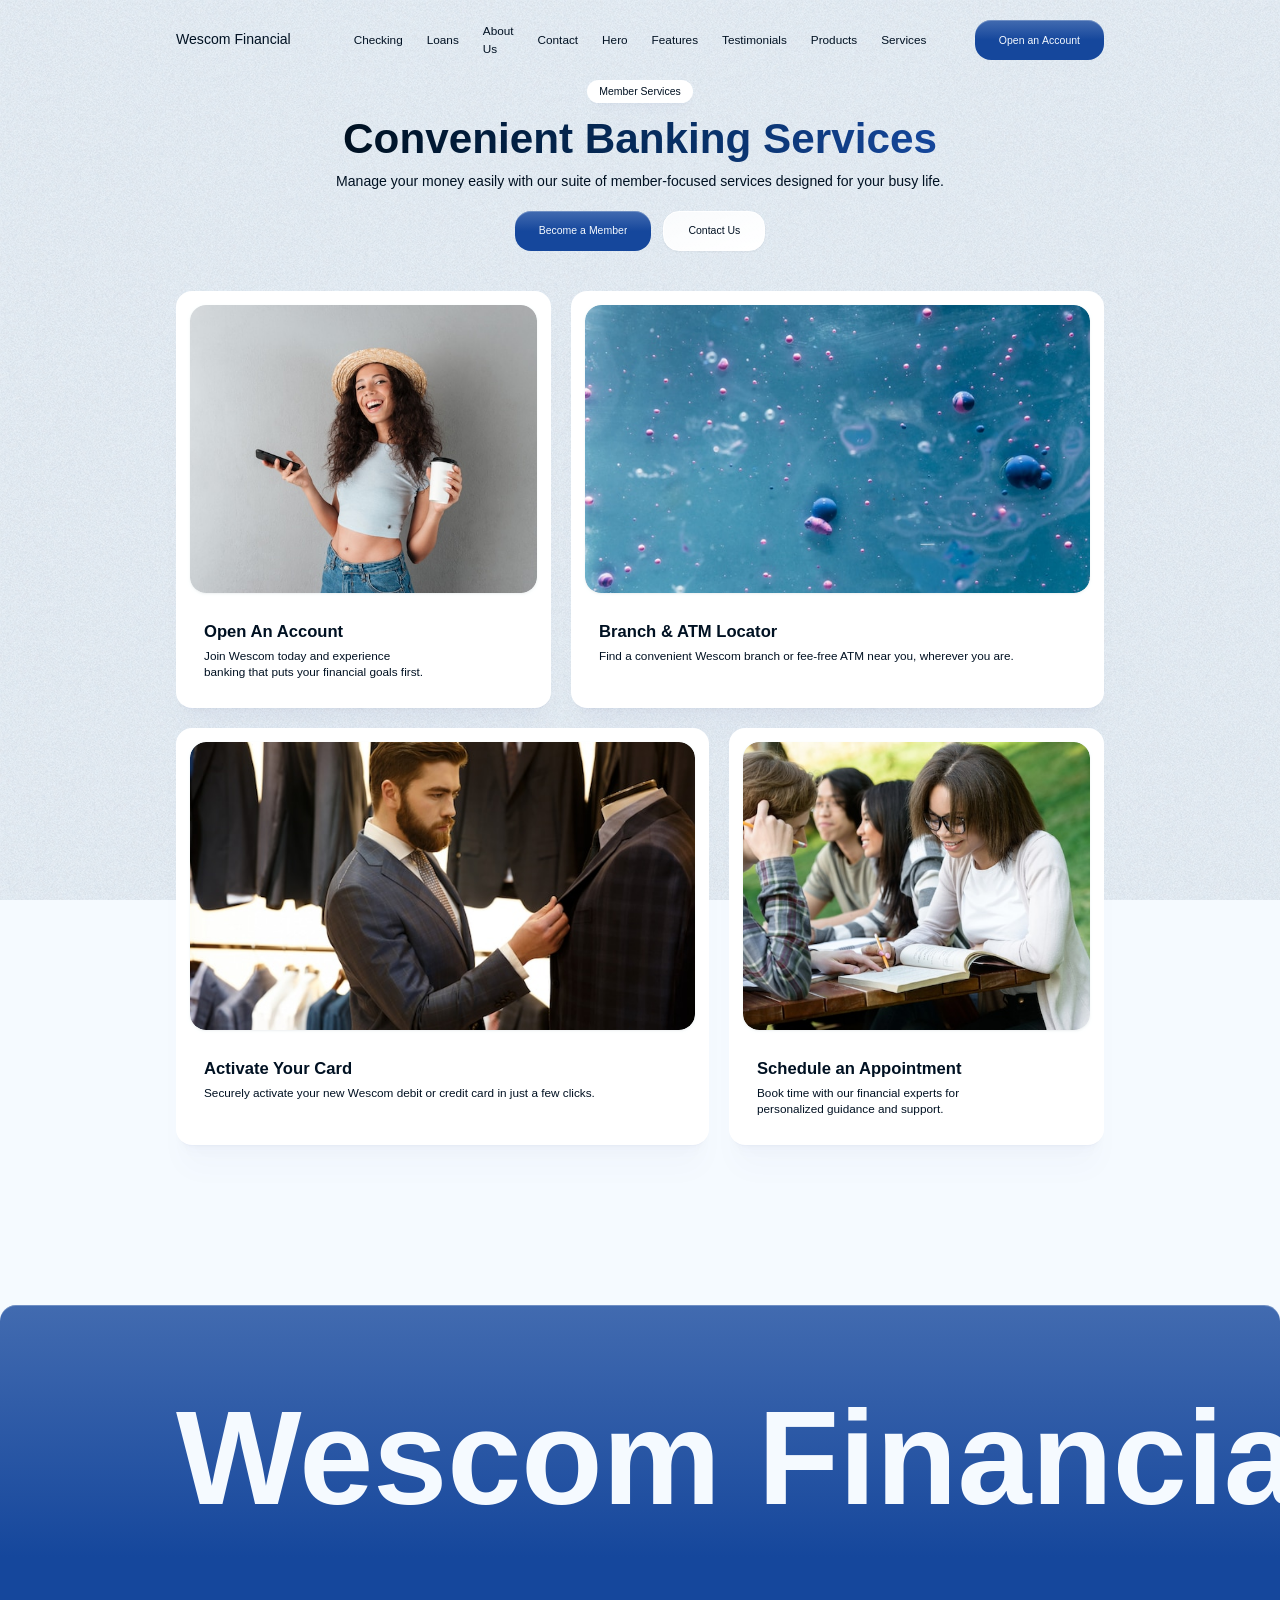
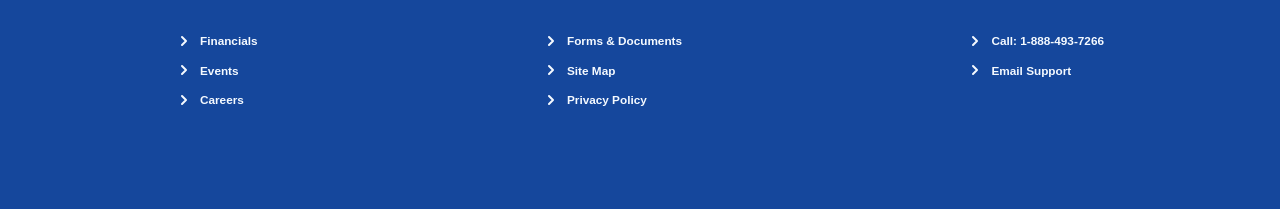
<file: wescom_extracted/wescom/services/index.html>
<!DOCTYPE html><html lang="en" data-scrapbook-source="https://3002-ieg67bvni7wm3gh3d4u7o.sandbox.webild.io/services" data-scrapbook-create="20260703154121142"><head>
    

    

    <meta charset="UTF-8">
    
    
    <link href="css2.css" rel="stylesheet">
    
    <meta name="viewport" content="width=device-width, initial-scale=1.0">
    <title>Webild Components</title>
  <style type="text/css" data-vite-dev-id="/home/user/projects/342134ef-b7a2-4520-b81e-b97abb8f9704/src/index.css">@import url("css2-1.css");
@layer properties;
@layer theme, base, components, utilities;
@layer theme {
  :root, :host { --font-serif: ui-serif, Georgia, Cambria, "Times New Roman", Times, serif; --color-red-50: oklch(97.1% 0.013 17.38); --color-red-300: oklch(80.8% 0.114 19.571); --color-red-400: oklch(70.4% 0.191 22.216); --color-red-500: oklch(63.7% 0.237 25.331); --color-red-600: oklch(57.7% 0.245 27.325); --color-green-500: oklch(72.3% 0.219 149.579); --color-black: #000; --color-white: #fff; --spacing: 0.25rem; --container-xs: 20rem; --container-sm: 24rem; --container-md: 28rem; --container-lg: 32rem; --container-xl: 36rem; --container-3xl: 48rem; --container-4xl: 56rem; --container-7xl: 80rem; --text-xs: var(--text-xs); --text-xs--line-height: calc(1 / 0.75); --text-sm: var(--text-sm); --text-sm--line-height: calc(1.25 / 0.875); --text-base: var(--text-base); --text-base--line-height: calc(1.5 / 1); --text-lg: var(--text-lg); --text-lg--line-height: calc(1.75 / 1.125); --text-xl: var(--text-xl); --text-xl--line-height: calc(1.75 / 1.25); --text-2xl: var(--text-2xl); --text-2xl--line-height: calc(2 / 1.5); --text-3xl: var(--text-3xl); --text-3xl--line-height: calc(2.25 / 1.875); --text-4xl: var(--text-4xl); --text-4xl--line-height: calc(2.5 / 2.25); --text-5xl: var(--text-5xl); --text-5xl--line-height: 1; --text-6xl: var(--text-6xl); --text-6xl--line-height: 1; --text-7xl: var(--text-7xl); --text-7xl--line-height: 1; --text-8xl: var(--text-8xl); --text-8xl--line-height: 1; --text-9xl: var(--text-9xl); --text-9xl--line-height: 1; --font-weight-normal: 400; --font-weight-medium: 500; --font-weight-semibold: 600; --font-weight-bold: 700; --tracking-tight: -0.025em; --tracking-wide: 0.025em; --tracking-widest: 0.1em; --leading-tight: 1.25; --leading-snug: 1.375; --leading-normal: 1.5; --leading-relaxed: 1.625; --radius-xl: 0.75rem; --radius-2xl: 1rem; --radius-3xl: 1.5rem; --radius-4xl: 2rem; --drop-shadow-lg: 0 4px 4px rgb(0 0 0 / 0.15); --drop-shadow-2xl: 0 25px 25px rgb(0 0 0 / 0.15); --ease-out: cubic-bezier(0, 0, 0.2, 1); --ease-in-out: cubic-bezier(0.4, 0, 0.2, 1); --animate-spin: spin 1s linear infinite; --animate-pulse: pulse 2s cubic-bezier(0.4, 0, 0.6, 1) infinite; --blur-xs: 4px; --blur-sm: 8px; --blur-md: 12px; --blur-lg: 16px; --blur-xl: 24px; --blur-3xl: 64px; --perspective-distant: 1200px; --aspect-video: 16 / 9; --default-transition-duration: 150ms; --default-transition-timing-function: cubic-bezier(0.4, 0, 0.2, 1); --default-font-family: 'Open Sans', sans-serif; --default-mono-font-family: monospace; --radius: var(--radius); --color-background: var(--background); --color-card: var(--card); --color-foreground: var(--foreground); --color-primary-cta: var(--primary-cta); --color-primary-cta-text: var(--primary-cta-text); --color-secondary-cta: var(--secondary-cta); --color-accent: var(--accent); --color-background-accent: var(--background-accent); --width-content-width: var(--width-content-width); --width-carousel-padding: var(--width-carousel-padding); --width-carousel-padding-controls: var(--width-carousel-padding-controls); --width-carousel-item-2: var(--width-carousel-item-2); --width-carousel-item-3: var(--width-carousel-item-3); --width-carousel-item-4: var(--width-carousel-item-4); --text-2xs: var(--text-2xs); }
}
@layer base {
  *, ::after, ::before, ::backdrop, ::file-selector-button { box-sizing: border-box; margin: 0px; padding: 0px; border: 0px solid; }
  html, :host { line-height: 1.5; tab-size: 4; font-family: var(--default-font-family, ui-sans-serif, system-ui, sans-serif, "Apple Color Emoji", "Segoe UI Emoji", "Segoe UI Symbol", "Noto Color Emoji"); font-feature-settings: var(--default-font-feature-settings, normal); font-variation-settings: var(--default-font-variation-settings, normal); }
  hr { height: 0px; color: inherit; border-top-width: 1px; }
  abbr:where([title]) { text-decoration: underline dotted; }
  h1, h2, h3, h4, h5, h6 { font-size: inherit; font-weight: inherit; }
  a { color: inherit; text-decoration: inherit; }
  b, strong { font-weight: bolder; }
  code, kbd, samp, pre { font-family: var(--default-mono-font-family, ui-monospace, SFMono-Regular, Menlo, Monaco, Consolas, "Liberation Mono", "Courier New", monospace); font-feature-settings: var(--default-mono-font-feature-settings, normal); font-variation-settings: var(--default-mono-font-variation-settings, normal); font-size: 1em; }
  small { font-size: 80%; }
  sub, sup { font-size: 75%; line-height: 0; position: relative; vertical-align: baseline; }
  sub { bottom: -0.25em; }
  sup { top: -0.5em; }
  table { text-indent: 0px; border-color: inherit; border-collapse: collapse; }
  :focus-visible { outline: auto; }
  progress { vertical-align: baseline; }
  summary { display: list-item; }
  ol, ul, menu { list-style: none; }
  img, svg, video, canvas, audio, iframe, embed, object { display: block; vertical-align: middle; }
  img, video { max-width: 100%; height: auto; }
  button, input, select, optgroup, textarea, ::file-selector-button { font: inherit; letter-spacing: inherit; color: inherit; border-radius: 0px; background-color: transparent; opacity: 1; }
  :where(select:is([multiple], [size])) optgroup { font-weight: bolder; }
  :where(select:is([multiple], [size])) optgroup option { padding-inline-start: 20px; }
  ::file-selector-button { margin-inline-end: 4px; }
  ::placeholder { opacity: 1; }
  @supports (not (-webkit-appearance: -apple-pay-button)) or (contain-intrinsic-size: 1px) {
  ::placeholder {
  color: currentcolor;
  @supports (color: color-mix(in lab, red, red)) {
  color: color-mix(in oklab, currentcolor, transparent);
}
}
}
  textarea { resize: vertical; }
  ::-webkit-search-decoration { appearance: none; }
  ::-webkit-date-and-time-value { min-height: 1lh; text-align: inherit; }
  ::-webkit-datetime-edit { display: inline-flex; }
  ::-webkit-datetime-edit-fields-wrapper { padding: 0px; }
  ::-webkit-datetime-edit, ::-webkit-datetime-edit-year-field, ::-webkit-datetime-edit-month-field, ::-webkit-datetime-edit-day-field, ::-webkit-datetime-edit-hour-field, ::-webkit-datetime-edit-minute-field, ::-webkit-datetime-edit-second-field, ::-webkit-datetime-edit-millisecond-field, ::-webkit-datetime-edit-meridiem-field { padding-block: 0px; }
  ::-webkit-calendar-picker-indicator { line-height: 1; }
  :user-invalid { box-shadow: none; }
  button, input:where([type="button"], [type="reset"], [type="submit"]), ::file-selector-button { appearance: button; }
  ::-webkit-inner-spin-button, ::-webkit-outer-spin-button { height: auto; }
  [hidden]:where(:not([hidden="until-found"])) { display: none !important; }
}
@layer utilities {
  .\@container\/field-group { container: field-group / inline-size; }
  .pointer-events-auto { pointer-events: auto; }
  .pointer-events-none { pointer-events: none; }
  .invisible { visibility: hidden; }
  .visible { visibility: visible; }
  .sr-only { position: absolute; width: 1px; height: 1px; padding: 0px; margin: -1px; overflow: hidden; clip-path: inset(50%); white-space: nowrap; border-width: 0px; }
  .absolute { position: absolute; }
  .fixed { position: fixed; }
  .relative { position: relative; }
  .static { position: static; }
  .sticky { position: sticky; }
  .inset-0 { inset: calc(var(--spacing) * 0); }
  .inset-0\.5 { inset: calc(var(--spacing) * 0.5); }
  .inset-px { inset: 1px; }
  .-inset-x-px { inset-inline: -1px; }
  .inset-x-0 { inset-inline: calc(var(--spacing) * 0); }
  .inset-x-1 { inset-inline: calc(var(--spacing) * 1); }
  .inset-x-2 { inset-inline: calc(var(--spacing) * 2); }
  .inset-x-3 { inset-inline: calc(var(--spacing) * 3); }
  .inset-x-4 { inset-inline: calc(var(--spacing) * 4); }
  .inset-x-5 { inset-inline: calc(var(--spacing) * 5); }
  .inset-x-6 { inset-inline: calc(var(--spacing) * 6); }
  .inset-y-0 { inset-block: calc(var(--spacing) * 0); }
  .inset-y-1 { inset-block: calc(var(--spacing) * 1); }
  .start { inset-inline-start: var(--spacing); }
  .end { inset-inline-end: var(--spacing); }
  .-top-2 { top: calc(var(--spacing) * -2); }
  .-top-3 { top: calc(var(--spacing) * -3); }
  .-top-7 { top: calc(var(--spacing) * -7); }
  .-top-12 { top: calc(var(--spacing) * -12); }
  .-top-\[15\%\] { top: calc(-15%); }
  .-top-\[252px\] { top: calc(-252px); }
  .-top-\[352px\] { top: calc(-352px); }
  .-top-\[400px\] { top: calc(-400px); }
  .-top-\[571px\] { top: calc(-571px); }
  .top-0 { top: calc(var(--spacing) * 0); }
  .top-1 { top: calc(var(--spacing) * 1); }
  .top-1\.5 { top: calc(var(--spacing) * 1.5); }
  .top-1\/2 { top: calc(50%); }
  .top-2 { top: calc(var(--spacing) * 2); }
  .top-3 { top: calc(var(--spacing) * 3); }
  .top-3\.5 { top: calc(var(--spacing) * 3.5); }
  .top-4 { top: calc(var(--spacing) * 4); }
  .top-5 { top: calc(var(--spacing) * 5); }
  .top-8 { top: calc(var(--spacing) * 8); }
  .top-15\/100 { top: calc(15%); }
  .top-\[-20vh\] { top: -20vh; }
  .top-\[-30vh\] { top: -30vh; }
  .top-\[1px\] { top: 1px; }
  .top-\[5\%\] { top: 5%; }
  .top-\[25vw\] { top: 25vw; }
  .top-\[28\%\] { top: 28%; }
  .top-\[40\%\] { top: 40%; }
  .top-\[50\%\] { top: 50%; }
  .top-\[60\%\] { top: 60%; }
  .top-full { top: 100%; }
  .-right-2 { right: calc(var(--spacing) * -2); }
  .-right-3 { right: calc(var(--spacing) * -3); }
  .-right-12 { right: calc(var(--spacing) * -12); }
  .-right-\[33vw\] { right: calc(-33vw); }
  .-right-\[36vw\] { right: calc(-36vw); }
  .right-0 { right: calc(var(--spacing) * 0); }
  .right-1 { right: calc(var(--spacing) * 1); }
  .right-2 { right: calc(var(--spacing) * 2); }
  .right-3 { right: calc(var(--spacing) * 3); }
  .right-4 { right: calc(var(--spacing) * 4); }
  .right-5 { right: calc(var(--spacing) * 5); }
  .right-6 { right: calc(var(--spacing) * 6); }
  .right-\[2\.5vw\] { right: 2.5vw; }
  .right-\[5\%\] { right: 5%; }
  .right-\[calc\(\(100vw-var\(--width-content-width\)\)\/2\)\] { right: calc((100vw - var(--width-content-width)) / 2); }
  .right-full { right: 100%; }
  .-bottom-2 { bottom: calc(var(--spacing) * -2); }
  .-bottom-3 { bottom: calc(var(--spacing) * -3); }
  .-bottom-12 { bottom: calc(var(--spacing) * -12); }
  .-bottom-\[9vh\] { bottom: calc(-9vh); }
  .-bottom-\[46px\] { bottom: calc(-46px); }
  .-bottom-\[61vh\] { bottom: calc(-61vh); }
  .-bottom-\[62vh\] { bottom: calc(-62vh); }
  .-bottom-\[920px\] { bottom: calc(-920px); }
  .-bottom-px { bottom: -1px; }
  .bottom-0 { bottom: calc(var(--spacing) * 0); }
  .bottom-1 { bottom: calc(var(--spacing) * 1); }
  .bottom-2 { bottom: calc(var(--spacing) * 2); }
  .bottom-3 { bottom: calc(var(--spacing) * 3); }
  .bottom-4 { bottom: calc(var(--spacing) * 4); }
  .bottom-5 { bottom: calc(var(--spacing) * 5); }
  .bottom-6 { bottom: calc(var(--spacing) * 6); }
  .bottom-\[-40vh\] { bottom: -40vh; }
  .bottom-\[5\%\] { bottom: 5%; }
  .bottom-\[25vh\] { bottom: 25vh; }
  .bottom-\[calc\(var\(--spacing-4\)\+var\(--spacing-4\)\)\] { bottom: calc(var(--spacing-4) + var(--spacing-4)); }
  .bottom-full { bottom: 100%; }
  .-left-2 { left: calc(var(--spacing) * -2); }
  .-left-3 { left: calc(var(--spacing) * -3); }
  .-left-7 { left: calc(var(--spacing) * -7); }
  .-left-12 { left: calc(var(--spacing) * -12); }
  .-left-\[15\%\] { left: calc(-15%); }
  .-left-\[33vw\] { left: calc(-33vw); }
  .-left-\[36vw\] { left: calc(-36vw); }
  .-left-\[373px\] { left: calc(-373px); }
  .-left-full { left: -100%; }
  .left-0 { left: calc(var(--spacing) * 0); }
  .left-1 { left: calc(var(--spacing) * 1); }
  .left-1\/2 { left: calc(50%); }
  .left-2 { left: calc(var(--spacing) * 2); }
  .left-3 { left: calc(var(--spacing) * 3); }
  .left-4 { left: calc(var(--spacing) * 4); }
  .left-5 { left: calc(var(--spacing) * 5); }
  .left-6 { left: calc(var(--spacing) * 6); }
  .left-\[2vw\] { left: 2vw; }
  .left-\[5\%\] { left: 5%; }
  .left-\[50\%\] { left: 50%; }
  .left-\[calc\(\(100vw-var\(--width-content-width\)\)\/2\)\] { left: calc((100vw - var(--width-content-width)) / 2); }
  .left-\[calc\(50\%-7\.5px\)\] { left: calc(50% - 7.5px); }
  .left-\[calc\(50\%-10px\)\] { left: calc(50% - 10px); }
  .left-\[calc\(50\%-17\.5px\)\] { left: calc(50% - 17.5px); }
  .left-\[calc\(50\%-20px\)\] { left: calc(50% - 20px); }
  .left-\[calc\(50\%-432\.5px\)\] { left: calc(50% - 432.5px); }
  .left-\[calc\(50\%-599px\)\] { left: calc(50% - 599px); }
  .left-\[calc\(var\(--vw-1\)\*2\)\] { left: calc(var(--vw-1) * 2); }
  .left-full { left: 100%; }
  .isolate { isolation: isolate; }
  .-z-10 { z-index: calc(-10); }
  .z-0 { z-index: 0; }
  .z-1 { z-index: 1; }
  .z-2 { z-index: 2; }
  .z-10 { z-index: 10; }
  .z-20 { z-index: 20; }
  .z-30 { z-index: 30; }
  .z-40 { z-index: 40; }
  .z-50 { z-index: 50; }
  .z-100 { z-index: 100; }
  .z-110 { z-index: 110; }
  .z-999 { z-index: 999; }
  .z-1000 { z-index: 1000; }
  .z-1001 { z-index: 1001; }
  .z-99999 { z-index: 99999; }
  .z-\[1\] { z-index: 1; }
  .z-\[100\] { z-index: 100; }
  .z-\[99999\] { z-index: 99999; }
  .order-1 { order: 1; }
  .order-2 { order: 2; }
  .order-first { order: -9999; }
  .order-last { order: 9999; }
  .col-span-1 { grid-column: span 1 / span 1; }
  .col-start-1 { grid-column-start: 1; }
  .row-start-1 { grid-row-start: 1; }
  .container {
  width: 100%;
  @media (width >= 40rem) {
  max-width: 40rem;
}
  @media (width >= 48rem) {
  max-width: 48rem;
}
  @media (width >= 64rem) {
  max-width: 64rem;
}
  @media (width >= 80rem) {
  max-width: 80rem;
}
  @media (width >= 96rem) {
  max-width: 96rem;
}
}
  .\!m-0 { margin: calc(var(--spacing) * 0)  !important; }
  .m-0 { margin: calc(var(--spacing) * 0); }
  .m-1 { margin: calc(var(--spacing) * 1); }
  .m-8 { margin: calc(var(--spacing) * 8); }
  .m-9 { margin: calc(var(--spacing) * 9); }
  .m-10 { margin: calc(var(--spacing) * 10); }
  .m-12 { margin: calc(var(--spacing) * 12); }
  .m-16 { margin: calc(var(--spacing) * 16); }
  .-mx-1 { margin-inline: calc(var(--spacing) * -1); }
  .-mx-\[4\%\] { margin-inline: calc(-4%); }
  .mx-1 { margin-inline: calc(var(--spacing) * 1); }
  .mx-2 { margin-inline: calc(var(--spacing) * 2); }
  .mx-3 { margin-inline: calc(var(--spacing) * 3); }
  .mx-3\.5 { margin-inline: calc(var(--spacing) * 3.5); }
  .mx-\[0\.25em\] { margin-inline: 0.25em; }
  .mx-auto { margin-inline: auto; }
  .-my-2 { margin-block: calc(var(--spacing) * -2); }
  .my-0 { margin-block: calc(var(--spacing) * 0); }
  .my-0\.5 { margin-block: calc(var(--spacing) * 0.5); }
  .my-1 { margin-block: calc(var(--spacing) * 1); }
  .my-4 { margin-block: calc(var(--spacing) * 4); }
  .my-5 { margin-block: calc(var(--spacing) * 5); }
  .my-8 { margin-block: calc(var(--spacing) * 8); }
  .my-20 { margin-block: calc(var(--spacing) * 20); }
  .-mt-1 { margin-top: calc(var(--spacing) * -1); }
  .-mt-4 { margin-top: calc(var(--spacing) * -4); }
  .-mt-5 { margin-top: calc(var(--spacing) * -5); }
  .mt-0\.5 { margin-top: calc(var(--spacing) * 0.5); }
  .mt-0\.75 { margin-top: calc(var(--spacing) * 0.75); }
  .mt-1 { margin-top: calc(var(--spacing) * 1); }
  .mt-1\.5 { margin-top: calc(var(--spacing) * 1.5); }
  .mt-2 { margin-top: calc(var(--spacing) * 2); }
  .mt-3 { margin-top: calc(var(--spacing) * 3); }
  .mt-4 { margin-top: calc(var(--spacing) * 4); }
  .mt-5 { margin-top: calc(var(--spacing) * 5); }
  .mt-6 { margin-top: calc(var(--spacing) * 6); }
  .mt-8 { margin-top: calc(var(--spacing) * 8); }
  .mt-12 { margin-top: calc(var(--spacing) * 12); }
  .mt-20 { margin-top: calc(var(--spacing) * 20); }
  .mt-24 { margin-top: calc(var(--spacing) * 24); }
  .mt-\[-0\.25em\] { margin-top: -0.25em; }
  .mt-auto { margin-top: auto; }
  .mr-1 { margin-right: calc(var(--spacing) * 1); }
  .mr-2 { margin-right: calc(var(--spacing) * 2); }
  .mr-3 { margin-right: calc(var(--spacing) * 3); }
  .mr-5 { margin-right: calc(var(--spacing) * 5); }
  .-mb-\[0\.1em\] { margin-bottom: calc(-0.1em); }
  .mb-0\.5 { margin-bottom: calc(var(--spacing) * 0.5); }
  .mb-1 { margin-bottom: calc(var(--spacing) * 1); }
  .mb-2 { margin-bottom: calc(var(--spacing) * 2); }
  .mb-3 { margin-bottom: calc(var(--spacing) * 3); }
  .mb-4 { margin-bottom: calc(var(--spacing) * 4); }
  .mb-5 { margin-bottom: calc(var(--spacing) * 5); }
  .mb-6 { margin-bottom: calc(var(--spacing) * 6); }
  .mb-8 { margin-bottom: calc(var(--spacing) * 8); }
  .mb-10 { margin-bottom: calc(var(--spacing) * 10); }
  .mb-20 { margin-bottom: calc(var(--spacing) * 20); }
  .-ml-3 { margin-left: calc(var(--spacing) * -3); }
  .-ml-4 { margin-left: calc(var(--spacing) * -4); }
  .-ml-5 { margin-left: calc(var(--spacing) * -5); }
  .-ml-15 { margin-left: calc(var(--spacing) * -15); }
  .ml-1 { margin-left: calc(var(--spacing) * 1); }
  .ml-2 { margin-left: calc(var(--spacing) * 2); }
  .ml-4 { margin-left: calc(var(--spacing) * 4); }
  .ml-auto { margin-left: auto; }
  .line-clamp-2 { overflow: hidden; display: -webkit-box; -moz-box-orient: vertical; -webkit-line-clamp: 2; }
  .line-clamp-3 { overflow: hidden; display: -webkit-box; -moz-box-orient: vertical; -webkit-line-clamp: 3; }
  .block { display: block; }
  .flex { display: flex; }
  .grid { display: grid; }
  .hidden { display: none; }
  .inline { display: inline; }
  .inline-block { display: inline-block; }
  .inline-flex { display: inline-flex; }
  .table { display: table; }
  .aspect-2\/1 { aspect-ratio: 2 / 1; }
  .aspect-3\/2 { aspect-ratio: 3 / 2; }
  .aspect-3\/4 { aspect-ratio: 3 / 4; }
  .aspect-4\/3 { aspect-ratio: 4 / 3; }
  .aspect-4\/5 { aspect-ratio: 4 / 5; }
  .aspect-5\/6 { aspect-ratio: 5 / 6; }
  .aspect-6\/7 { aspect-ratio: 6 / 7; }
  .aspect-9\/16 { aspect-ratio: 9 / 16; }
  .aspect-square { aspect-ratio: 1 / 1; }
  .aspect-video { aspect-ratio: var(--aspect-video); }
  .size-1\/2 { width: calc(50%); height: calc(50%); }
  .size-2 { width: calc(var(--spacing) * 2); height: calc(var(--spacing) * 2); }
  .size-2\.5 { width: calc(var(--spacing) * 2.5); height: calc(var(--spacing) * 2.5); }
  .size-3 { width: calc(var(--spacing) * 3); height: calc(var(--spacing) * 3); }
  .size-3\.5 { width: calc(var(--spacing) * 3.5); height: calc(var(--spacing) * 3.5); }
  .size-4 { width: calc(var(--spacing) * 4); height: calc(var(--spacing) * 4); }
  .size-4\/10 { width: calc(40%); height: calc(40%); }
  .size-5 { width: calc(var(--spacing) * 5); height: calc(var(--spacing) * 5); }
  .size-6 { width: calc(var(--spacing) * 6); height: calc(var(--spacing) * 6); }
  .size-7 { width: calc(var(--spacing) * 7); height: calc(var(--spacing) * 7); }
  .size-8 { width: calc(var(--spacing) * 8); height: calc(var(--spacing) * 8); }
  .size-9 { width: calc(var(--spacing) * 9); height: calc(var(--spacing) * 9); }
  .size-10 { width: calc(var(--spacing) * 10); height: calc(var(--spacing) * 10); }
  .size-12 { width: calc(var(--spacing) * 12); height: calc(var(--spacing) * 12); }
  .size-14 { width: calc(var(--spacing) * 14); height: calc(var(--spacing) * 14); }
  .size-16 { width: calc(var(--spacing) * 16); height: calc(var(--spacing) * 16); }
  .size-18 { width: calc(var(--spacing) * 18); height: calc(var(--spacing) * 18); }
  .size-20 { width: calc(var(--spacing) * 20); height: calc(var(--spacing) * 20); }
  .size-22 { width: calc(var(--spacing) * 22); height: calc(var(--spacing) * 22); }
  .size-24 { width: calc(var(--spacing) * 24); height: calc(var(--spacing) * 24); }
  .size-40 { width: calc(var(--spacing) * 40); height: calc(var(--spacing) * 40); }
  .size-60 { width: calc(var(--spacing) * 60); height: calc(var(--spacing) * 60); }
  .size-80 { width: calc(var(--spacing) * 80); height: calc(var(--spacing) * 80); }
  .size-100 { width: calc(var(--spacing) * 100); height: calc(var(--spacing) * 100); }
  .size-\[--cell-size\] { }
  .size-\[1em\] { width: 1em; height: 1em; }
  .size-full { width: 100%; height: 100%; }
  .h-\(--text-7xl\) { height: var(--text-7xl); }
  .h-\(--text-base\) { height: var(--text-base); }
  .h-\(--text-sm\) { height: var(--text-sm); }
  .h-\(--text-xl\) { height: var(--text-xl); }
  .h-0\.5 { height: calc(var(--spacing) * 0.5); }
  .h-1 { height: calc(var(--spacing) * 1); }
  .h-1\.5 { height: calc(var(--spacing) * 1.5); }
  .h-1\/2 { height: calc(50%); }
  .h-1\/3 { height: calc(33.3333%); }
  .h-2 { height: calc(var(--spacing) * 2); }
  .h-2\.5 { height: calc(var(--spacing) * 2.5); }
  .h-2\/5 { height: calc(40%); }
  .h-3 { height: calc(var(--spacing) * 3); }
  .h-3\.5 { height: calc(var(--spacing) * 3.5); }
  .h-4 { height: calc(var(--spacing) * 4); }
  .h-4\/5 { height: calc(80%); }
  .h-5 { height: calc(var(--spacing) * 5); }
  .h-5\/10 { height: calc(50%); }
  .h-6 { height: calc(var(--spacing) * 6); }
  .h-7 { height: calc(var(--spacing) * 7); }
  .h-8 { height: calc(var(--spacing) * 8); }
  .h-9 { height: calc(var(--spacing) * 9); }
  .h-10 { height: calc(var(--spacing) * 10); }
  .h-11 { height: calc(var(--spacing) * 11); }
  .h-12 { height: calc(var(--spacing) * 12); }
  .h-13 { height: calc(var(--spacing) * 13); }
  .h-14 { height: calc(var(--spacing) * 14); }
  .h-15 { height: calc(var(--spacing) * 15); }
  .h-20 { height: calc(var(--spacing) * 20); }
  .h-30 { height: calc(var(--spacing) * 30); }
  .h-36 { height: calc(var(--spacing) * 36); }
  .h-48 { height: calc(var(--spacing) * 48); }
  .h-60 { height: calc(var(--spacing) * 60); }
  .h-70\/100 { height: calc(70%); }
  .h-72 { height: calc(var(--spacing) * 72); }
  .h-80 { height: calc(var(--spacing) * 80); }
  .h-90 { height: calc(var(--spacing) * 90); }
  .h-96 { height: calc(var(--spacing) * 96); }
  .h-100 { height: calc(var(--spacing) * 100); }
  .h-150 { height: calc(var(--spacing) * 150); }
  .h-\[--cell-size\] { }
  .h-\[1em\] { height: 1em; }
  .h-\[1px\] { height: 1px; }
  .h-\[12vh\] { height: 12vh; }
  .h-\[20em\] { height: 20em; }
  .h-\[50svh\] { height: 50svh; }
  .h-\[50vh\] { height: 50vh; }
  .h-\[70vh\] { height: 70vh; }
  .h-\[90svh\] { height: 90svh; }
  .h-\[92px\] { height: 92px; }
  .h-\[105vh\] { height: 105vh; }
  .h-\[110vh\] { height: 110vh; }
  .h-\[120\%\] { height: 120%; }
  .h-\[129vh\] { height: 129vh; }
  .h-\[130\%\] { height: 130%; }
  .h-\[140vw\] { height: 140vw; }
  .h-\[150vh\] { height: 150vh; }
  .h-\[150vw\] { height: 150vw; }
  .h-\[179vh\] { height: 179vh; }
  .h-\[300vh\] { height: 300vh; }
  .h-\[450px\] { height: 450px; }
  .h-\[929px\] { height: 929px; }
  .h-\[calc\(var\(--text-base\)\*1\.25\)\] { height: calc(var(--text-base) * 1.25); }
  .h-\[var\(--radix-navigation-menu-viewport-height\)\] { height: var(--radix-navigation-menu-viewport-height); }
  .h-\[var\(--radix-select-trigger-height\)\] { height: var(--radix-select-trigger-height); }
  .h-auto { height: auto; }
  .h-fit { height: fit-content; }
  .h-full { height: 100%; }
  .h-max { height: max-content; }
  .h-px { height: 1px; }
  .h-screen { height: 100vh; }
  .h-svh { height: 100svh; }
  .max-h-96 { max-height: calc(var(--spacing) * 96); }
  .max-h-\[--radix-context-menu-content-available-height\] { }
  .max-h-\[60vh\] { max-height: 60vh; }
  .max-h-\[300px\] { max-height: 300px; }
  .max-h-\[var\(--radix-dropdown-menu-content-available-height\)\] { max-height: var(--radix-dropdown-menu-content-available-height); }
  .max-h-screen { max-height: 100vh; }
  .min-h-0 { min-height: calc(var(--spacing) * 0); }
  .min-h-8 { min-height: calc(var(--spacing) * 8); }
  .min-h-9 { min-height: calc(var(--spacing) * 9); }
  .min-h-10 { min-height: calc(var(--spacing) * 10); }
  .min-h-24 { min-height: calc(var(--spacing) * 24); }
  .min-h-60 { min-height: calc(var(--spacing) * 60); }
  .min-h-70 { min-height: calc(var(--spacing) * 70); }
  .min-h-80 { min-height: calc(var(--spacing) * 80); }
  .min-h-100 { min-height: calc(var(--spacing) * 100); }
  .min-h-\[60px\] { min-height: 60px; }
  .min-h-\[80px\] { min-height: 80px; }
  .min-h-screen { min-height: 100vh; }
  .min-h-svh { min-height: 100svh; }
  .w-0 { width: calc(var(--spacing) * 0); }
  .w-0\.5 { width: calc(var(--spacing) * 0.5); }
  .w-1 { width: calc(var(--spacing) * 1); }
  .w-1\/2 { width: calc(50%); }
  .w-1\/3 { width: calc(33.3333%); }
  .w-2 { width: calc(var(--spacing) * 2); }
  .w-2\.5 { width: calc(var(--spacing) * 2.5); }
  .w-2\/5 { width: calc(40%); }
  .w-3 { width: calc(var(--spacing) * 3); }
  .w-3\.5 { width: calc(var(--spacing) * 3.5); }
  .w-3\/4 { width: calc(75%); }
  .w-3\/5 { width: calc(60%); }
  .w-4 { width: calc(var(--spacing) * 4); }
  .w-4\/5 { width: calc(80%); }
  .w-5 { width: calc(var(--spacing) * 5); }
  .w-6 { width: calc(var(--spacing) * 6); }
  .w-6\/10 { width: calc(60%); }
  .w-7 { width: calc(var(--spacing) * 7); }
  .w-7xl { width: var(--container-7xl); }
  .w-8 { width: calc(var(--spacing) * 8); }
  .w-9 { width: calc(var(--spacing) * 9); }
  .w-9\/10 { width: calc(90%); }
  .w-10 { width: calc(var(--spacing) * 10); }
  .w-11 { width: calc(var(--spacing) * 11); }
  .w-12 { width: calc(var(--spacing) * 12); }
  .w-14 { width: calc(var(--spacing) * 14); }
  .w-20 { width: calc(var(--spacing) * 20); }
  .w-24 { width: calc(var(--spacing) * 24); }
  .w-25\/100 { width: calc(25%); }
  .w-28 { width: calc(var(--spacing) * 28); }
  .w-48 { width: calc(var(--spacing) * 48); }
  .w-60 { width: calc(var(--spacing) * 60); }
  .w-64 { width: calc(var(--spacing) * 64); }
  .w-65\/100 { width: calc(65%); }
  .w-72 { width: calc(var(--spacing) * 72); }
  .w-75\/100 { width: calc(75%); }
  .w-80 { width: calc(var(--spacing) * 80); }
  .w-95\/100 { width: calc(95%); }
  .w-96 { width: calc(var(--spacing) * 96); }
  .w-100 { width: calc(var(--spacing) * 100); }
  .w-\[--cell-size\] { }
  .w-\[--sidebar-width\] { }
  .w-\[1px\] { width: 1px; }
  .w-\[9vw\] { width: 9vw; }
  .w-\[10vw\] { width: 10vw; }
  .w-\[12\.5vw\] { width: 12.5vw; }
  .w-\[15em\] { width: 15em; }
  .w-\[15px\] { width: 15px; }
  .w-\[15vw\] { width: 15vw; }
  .w-\[20px\] { width: 20px; }
  .w-\[23\%\] { width: 23%; }
  .w-\[35\%\] { width: 35%; }
  .w-\[35px\] { width: 35px; }
  .w-\[40px\] { width: 40px; }
  .w-\[45vw\] { width: 45vw; }
  .w-\[49vw\] { width: 49vw; }
  .w-\[50vw\] { width: 50vw; }
  .w-\[55\%\] { width: 55%; }
  .w-\[70\%\] { width: 70%; }
  .w-\[100px\] { width: 100px; }
  .w-\[120vw\] { width: 120vw; }
  .w-\[130\%\] { width: 130%; }
  .w-\[150vw\] { width: 150vw; }
  .w-\[160px\] { width: 160px; }
  .w-\[865px\] { width: 865px; }
  .w-\[1142px\] { width: 1142px; }
  .w-\[1198px\] { width: 1198px; }
  .w-auto { width: auto; }
  .w-carousel-item-3 { width: var(--width-carousel-item-3); }
  .w-carousel-item-4 { width: var(--width-carousel-item-4); }
  .w-carousel-padding { width: var(--width-carousel-padding); }
  .w-carousel-padding-controls { width: var(--width-carousel-padding-controls); }
  .w-content-width { width: var(--width-content-width); }
  .w-fit { width: fit-content; }
  .w-full { width: 100%; }
  .w-lg { width: var(--container-lg); }
  .w-max { width: max-content; }
  .w-md { width: var(--container-md); }
  .w-px { width: 1px; }
  .w-screen { width: 100vw; }
  .w-xs { width: var(--container-xs); }
  .max-w-3\/4 { max-width: calc(75%); }
  .max-w-3xl { max-width: var(--container-3xl); }
  .max-w-9\/10 { max-width: calc(90%); }
  .max-w-\[--skeleton-width\] { }
  .max-w-\[82px\] { max-width: 82px; }
  .max-w-\[95\%\] { max-width: 95%; }
  .max-w-\[340px\] { max-width: 340px; }
  .max-w-\[420px\] { max-width: 420px; }
  .max-w-full { max-width: 100%; }
  .max-w-lg { max-width: var(--container-lg); }
  .max-w-max { max-width: max-content; }
  .max-w-sm { max-width: var(--container-sm); }
  .max-w-xl { max-width: var(--container-xl); }
  .max-w-xs { max-width: var(--container-xs); }
  .min-w-0 { min-width: calc(var(--spacing) * 0); }
  .min-w-5 { min-width: calc(var(--spacing) * 5); }
  .min-w-8 { min-width: calc(var(--spacing) * 8); }
  .min-w-9 { min-width: calc(var(--spacing) * 9); }
  .min-w-10 { min-width: calc(var(--spacing) * 10); }
  .min-w-32 { min-width: calc(var(--spacing) * 32); }
  .min-w-\[--cell-size\] { }
  .min-w-\[8rem\] { min-width: 8rem; }
  .min-w-\[12rem\] { min-width: 12rem; }
  .min-w-\[30px\] { min-width: 30px; }
  .min-w-\[var\(--radix-select-trigger-width\)\] { min-width: var(--radix-select-trigger-width); }
  .flex-1 { flex: 1 1 0%; }
  .flex-none { flex: 0 0 auto; }
  .shrink-0 { flex-shrink: 0; }
  .flex-grow { flex-grow: 1; }
  .grow { flex-grow: 1; }
  .grow-0 { flex-grow: 0; }
  .basis-full { flex-basis: 100%; }
  .caption-bottom { caption-side: bottom; }
  .border-collapse { border-collapse: collapse; }
  .origin-\[--radix-context-menu-content-transform-origin\] { }
  .origin-\[--radix-dropdown-menu-content-transform-origin\] { }
  .origin-\[--radix-hover-card-content-transform-origin\] { }
  .origin-\[--radix-menubar-content-transform-origin\] { }
  .origin-\[--radix-popover-content-transform-origin\] { }
  .origin-center { transform-origin: center center 0px; }
  .origin-left { transform-origin: 0px center 0px; }
  .origin-top { transform-origin: center top 0px; }
  .origin-top-right { transform-origin: 100% 0px 0px; }
  .-translate-x-1\/2 { --tw-translate-x: calc(calc(1 / 2 * 100%) * -1); translate: var(--tw-translate-x) var(--tw-translate-y); }
  .-translate-x-1\/4 { --tw-translate-x: calc(calc(1 / 4 * 100%) * -1); translate: var(--tw-translate-x) var(--tw-translate-y); }
  .-translate-x-3 { --tw-translate-x: calc(var(--spacing) * -3); translate: var(--tw-translate-x) var(--tw-translate-y); }
  .-translate-x-5 { --tw-translate-x: calc(var(--spacing) * -5); translate: var(--tw-translate-x) var(--tw-translate-y); }
  .-translate-x-6 { --tw-translate-x: calc(var(--spacing) * -6); translate: var(--tw-translate-x) var(--tw-translate-y); }
  .-translate-x-10 { --tw-translate-x: calc(var(--spacing) * -10); translate: var(--tw-translate-x) var(--tw-translate-y); }
  .-translate-x-\[12\%\] { --tw-translate-x: calc(12% * -1); translate: var(--tw-translate-x) var(--tw-translate-y); }
  .-translate-x-\[120\%\] { --tw-translate-x: calc(120% * -1); translate: var(--tw-translate-x) var(--tw-translate-y); }
  .-translate-x-\[calc\(-100\%\+2rem\)\] { --tw-translate-x: calc(calc(-100% + 2rem) * -1); translate: var(--tw-translate-x) var(--tw-translate-y); }
  .-translate-x-px { --tw-translate-x: -1px; translate: var(--tw-translate-x) var(--tw-translate-y); }
  .translate-x-0\.5 { --tw-translate-x: calc(var(--spacing) * 0.5); translate: var(--tw-translate-x) var(--tw-translate-y); }
  .translate-x-1\/2 { --tw-translate-x: calc(1 / 2 * 100%); translate: var(--tw-translate-x) var(--tw-translate-y); }
  .translate-x-1\/4 { --tw-translate-x: calc(1 / 4 * 100%); translate: var(--tw-translate-x) var(--tw-translate-y); }
  .translate-x-5 { --tw-translate-x: calc(var(--spacing) * 5); translate: var(--tw-translate-x) var(--tw-translate-y); }
  .translate-x-6 { --tw-translate-x: calc(var(--spacing) * 6); translate: var(--tw-translate-x) var(--tw-translate-y); }
  .translate-x-16 { --tw-translate-x: calc(var(--spacing) * 16); translate: var(--tw-translate-x) var(--tw-translate-y); }
  .translate-x-32 { --tw-translate-x: calc(var(--spacing) * 32); translate: var(--tw-translate-x) var(--tw-translate-y); }
  .translate-x-\[-50\%\] { --tw-translate-x: -50%; translate: var(--tw-translate-x) var(--tw-translate-y); }
  .translate-x-\[12\%\] { --tw-translate-x: 12%; translate: var(--tw-translate-x) var(--tw-translate-y); }
  .translate-x-px { --tw-translate-x: 1px; translate: var(--tw-translate-x) var(--tw-translate-y); }
  .-translate-y-1 { --tw-translate-y: calc(var(--spacing) * -1); translate: var(--tw-translate-x) var(--tw-translate-y); }
  .-translate-y-1\/2 { --tw-translate-y: calc(calc(1 / 2 * 100%) * -1); translate: var(--tw-translate-x) var(--tw-translate-y); }
  .-translate-y-5 { --tw-translate-y: calc(var(--spacing) * -5); translate: var(--tw-translate-x) var(--tw-translate-y); }
  .-translate-y-14 { --tw-translate-y: calc(var(--spacing) * -14); translate: var(--tw-translate-x) var(--tw-translate-y); }
  .-translate-y-\[8\%\] { --tw-translate-y: calc(8% * -1); translate: var(--tw-translate-x) var(--tw-translate-y); }
  .translate-y-0 { --tw-translate-y: calc(var(--spacing) * 0); translate: var(--tw-translate-x) var(--tw-translate-y); }
  .translate-y-1 { --tw-translate-y: calc(var(--spacing) * 1); translate: var(--tw-translate-x) var(--tw-translate-y); }
  .translate-y-1\/2 { --tw-translate-y: calc(1 / 2 * 100%); translate: var(--tw-translate-x) var(--tw-translate-y); }
  .translate-y-5 { --tw-translate-y: calc(var(--spacing) * 5); translate: var(--tw-translate-x) var(--tw-translate-y); }
  .translate-y-16 { --tw-translate-y: calc(var(--spacing) * 16); translate: var(--tw-translate-x) var(--tw-translate-y); }
  .translate-y-\[-50\%\] { --tw-translate-y: -50%; translate: var(--tw-translate-x) var(--tw-translate-y); }
  .translate-y-\[10\%\] { --tw-translate-y: 10%; translate: var(--tw-translate-x) var(--tw-translate-y); }
  .translate-y-full { --tw-translate-y: 100%; translate: var(--tw-translate-x) var(--tw-translate-y); }
  .scale-0 { --tw-scale-x: 0%; --tw-scale-y: 0%; --tw-scale-z: 0%; scale: var(--tw-scale-x) var(--tw-scale-y); }
  .scale-75 { --tw-scale-x: 75%; --tw-scale-y: 75%; --tw-scale-z: 75%; scale: var(--tw-scale-x) var(--tw-scale-y); }
  .scale-85 { --tw-scale-x: 85%; --tw-scale-y: 85%; --tw-scale-z: 85%; scale: var(--tw-scale-x) var(--tw-scale-y); }
  .scale-90 { --tw-scale-x: 90%; --tw-scale-y: 90%; --tw-scale-z: 90%; scale: var(--tw-scale-x) var(--tw-scale-y); }
  .scale-100 { --tw-scale-x: 100%; --tw-scale-y: 100%; --tw-scale-z: 100%; scale: var(--tw-scale-x) var(--tw-scale-y); }
  .scale-150 { --tw-scale-x: 150%; --tw-scale-y: 150%; --tw-scale-z: 150%; scale: var(--tw-scale-x) var(--tw-scale-y); }
  .scale-x-0 { --tw-scale-x: 0%; scale: var(--tw-scale-x) var(--tw-scale-y); }
  .scale-x-100 { --tw-scale-x: 100%; scale: var(--tw-scale-x) var(--tw-scale-y); }
  .-rotate-3 { rotate: calc(-3deg); }
  .-rotate-6 { rotate: calc(-6deg); }
  .-rotate-8 { rotate: calc(-8deg); }
  .-rotate-20 { rotate: calc(-20deg); }
  .-rotate-45 { rotate: calc(-45deg); }
  .-rotate-60 { rotate: calc(-60deg); }
  .-rotate-\[38deg\] { rotate: calc(-38deg); }
  .-rotate-\[52\.5deg\] { rotate: calc(-52.5deg); }
  .rotate-0 { rotate: 0deg; }
  .rotate-3 { rotate: 3deg; }
  .rotate-6 { rotate: 6deg; }
  .rotate-8 { rotate: 8deg; }
  .rotate-10 { rotate: 10deg; }
  .rotate-45 { rotate: 45deg; }
  .rotate-90 { rotate: 90deg; }
  .rotate-180 { rotate: 180deg; }
  .rotate-x-20 { --tw-rotate-x: rotateX(20deg); transform: var(--tw-rotate-x,) var(--tw-rotate-y,) var(--tw-rotate-z,) var(--tw-skew-x,) var(--tw-skew-y,); }
  .rotate-y-180 { --tw-rotate-y: rotateY(180deg); transform: var(--tw-rotate-x,) var(--tw-rotate-y,) var(--tw-rotate-z,) var(--tw-skew-x,) var(--tw-skew-y,); }
  .-skew-y-\[8deg\] { --tw-skew-y: skewY(calc(8deg * -1)); transform: var(--tw-rotate-x,) var(--tw-rotate-y,) var(--tw-rotate-z,) var(--tw-skew-x,) var(--tw-skew-y,); }
  .transform { transform: var(--tw-rotate-x,) var(--tw-rotate-y,) var(--tw-rotate-z,) var(--tw-skew-x,) var(--tw-skew-y,); }
  .transform-\[rotateY\(180deg\)\] { transform: rotateY(180deg); }
  .animate-\[cell-wave-pulse_4s_ease_infinite\] { animation: 4s infinite cell-wave-pulse; }
  .animate-pulse { animation: var(--animate-pulse); }
  .animate-spin { animation: var(--animate-spin); }
  .cursor-default { cursor: default; }
  .cursor-grab { cursor: grab; }
  .cursor-not-allowed { cursor: not-allowed; }
  .cursor-pointer { cursor: pointer; }
  .cursor-text { cursor: text; }
  .touch-none { touch-action: none; }
  .resize { resize: both; }
  .resize-none { resize: none; }
  .list-decimal { list-style-type: decimal; }
  .list-disc { list-style-type: disc; }
  .list-none { list-style-type: none; }
  .grid-cols-1 { grid-template-columns: repeat(1, minmax(0px, 1fr)); }
  .grid-cols-2 { grid-template-columns: repeat(2, minmax(0px, 1fr)); }
  .grid-cols-4 { grid-template-columns: repeat(4, minmax(0px, 1fr)); }
  .grid-cols-\[0fr\] { grid-template-columns: 0fr; }
  .grid-rows-\[0fr\] { grid-template-rows: 0fr; }
  .grid-rows-\[1fr\] { grid-template-rows: 1fr; }
  .flex-col { flex-direction: column; }
  .flex-col-reverse { flex-direction: column-reverse; }
  .flex-row { flex-direction: row; }
  .flex-row-reverse { flex-direction: row-reverse; }
  .flex-wrap { flex-wrap: wrap; }
  .place-content-center { place-content: center; }
  .place-items-center { place-items: center; }
  .items-baseline { align-items: baseline; }
  .items-center { align-items: center; }
  .items-end { align-items: flex-end; }
  .items-start { align-items: flex-start; }
  .items-stretch { align-items: stretch; }
  .justify-between { justify-content: space-between; }
  .justify-center { justify-content: center; }
  .justify-end { justify-content: flex-end; }
  .justify-start { justify-content: flex-start; }
  .gap-0 { gap: calc(var(--spacing) * 0); }
  .gap-1 { gap: calc(var(--spacing) * 1); }
  .gap-1\.5 { gap: calc(var(--spacing) * 1.5); }
  .gap-2 { gap: calc(var(--spacing) * 2); }
  .gap-2\.5 { gap: calc(var(--spacing) * 2.5); }
  .gap-3 { gap: calc(var(--spacing) * 3); }
  .gap-4 { gap: calc(var(--spacing) * 4); }
  .gap-5 { gap: calc(var(--spacing) * 5); }
  .gap-6 { gap: calc(var(--spacing) * 6); }
  .gap-7 { gap: calc(var(--spacing) * 7); }
  .gap-8 { gap: calc(var(--spacing) * 8); }
  .gap-9 { gap: calc(var(--spacing) * 9); }
  .gap-10 { gap: calc(var(--spacing) * 10); }
  .gap-12 { gap: calc(var(--spacing) * 12); }
  .gap-20 { gap: calc(var(--spacing) * 20); }
  .space-y-1 {
  :where(& > :not(:last-child)) { --tw-space-y-reverse: 0; margin-block-start: calc(calc(var(--spacing) * 1) * var(--tw-space-y-reverse)); margin-block-end: calc(calc(var(--spacing) * 1) * calc(1 - var(--tw-space-y-reverse))); }
}
  .space-y-1\.5 {
  :where(& > :not(:last-child)) { --tw-space-y-reverse: 0; margin-block-start: calc(calc(var(--spacing) * 1.5) * var(--tw-space-y-reverse)); margin-block-end: calc(calc(var(--spacing) * 1.5) * calc(1 - var(--tw-space-y-reverse))); }
}
  .space-y-2 {
  :where(& > :not(:last-child)) { --tw-space-y-reverse: 0; margin-block-start: calc(calc(var(--spacing) * 2) * var(--tw-space-y-reverse)); margin-block-end: calc(calc(var(--spacing) * 2) * calc(1 - var(--tw-space-y-reverse))); }
}
  .space-y-4 {
  :where(& > :not(:last-child)) { --tw-space-y-reverse: 0; margin-block-start: calc(calc(var(--spacing) * 4) * var(--tw-space-y-reverse)); margin-block-end: calc(calc(var(--spacing) * 4) * calc(1 - var(--tw-space-y-reverse))); }
}
  .-space-x-2 {
  :where(& > :not(:last-child)) { --tw-space-x-reverse: 0; margin-inline-start: calc(calc(var(--spacing) * -2) * var(--tw-space-x-reverse)); margin-inline-end: calc(calc(var(--spacing) * -2) * calc(1 - var(--tw-space-x-reverse))); }
}
  .space-x-1 {
  :where(& > :not(:last-child)) { --tw-space-x-reverse: 0; margin-inline-start: calc(calc(var(--spacing) * 1) * var(--tw-space-x-reverse)); margin-inline-end: calc(calc(var(--spacing) * 1) * calc(1 - var(--tw-space-x-reverse))); }
}
  .space-x-4 {
  :where(& > :not(:last-child)) { --tw-space-x-reverse: 0; margin-inline-start: calc(calc(var(--spacing) * 4) * var(--tw-space-x-reverse)); margin-inline-end: calc(calc(var(--spacing) * 4) * calc(1 - var(--tw-space-x-reverse))); }
}
  .gap-y-4 { row-gap: calc(var(--spacing) * 4); }
  .gap-y-10 { row-gap: calc(var(--spacing) * 10); }
  .divide-y {
  :where(& > :not(:last-child)) { --tw-divide-y-reverse: 0; border-bottom-style: var(--tw-border-style); border-top-style: var(--tw-border-style); border-top-width: calc(1px * var(--tw-divide-y-reverse)); border-bottom-width: calc(1px * calc(1 - var(--tw-divide-y-reverse))); }
}
  .divide-accent {
  :where(& > :not(:last-child)) { border-color: var(--accent); }
}
  .self-end { align-self: flex-end; }
  .self-stretch { align-self: stretch; }
  .truncate { overflow: hidden; text-overflow: ellipsis; white-space: nowrap; }
  .overflow-auto { overflow: auto; }
  .overflow-clip { overflow: clip; }
  .overflow-hidden { overflow: hidden; }
  .overflow-visible { overflow: visible; }
  .overflow-x-hidden { overflow-x: hidden; }
  .overflow-y-auto { overflow-y: auto; }
  .rounded { border-radius: var(--radius); }
  .rounded-2xl { border-radius: var(--radius-2xl); }
  .rounded-3xl { border-radius: var(--radius-3xl); }
  .rounded-4xl { border-radius: var(--radius-4xl); }
  .rounded-\[0\.5rem\] { border-radius: 0.5rem; }
  .rounded-\[2px\] { border-radius: 2px; }
  .rounded-\[6px\] { border-radius: 6px; }
  .rounded-\[100\%\] { border-radius: 100%; }
  .rounded-\[calc\(var\(--radius\)-5px\)\] { border-radius: calc(var(--radius) - 5px); }
  .rounded-\[inherit\] { border-radius: inherit; }
  .rounded-full { border-radius: calc(infinity * 1px); }
  .rounded-full\! { border-radius: calc(infinity * 1px) !important; }
  .rounded-lg { border-radius: var(--radius); }
  .rounded-md { border-radius: calc(var(--radius) - 2px); }
  .rounded-none { border-radius: 0px; }
  .rounded-none\! { border-radius: 0px !important; }
  .rounded-sm { border-radius: calc(var(--radius) - 4px); }
  .rounded-xl { border-radius: var(--radius-xl); }
  .rounded-t { border-top-left-radius: var(--radius); border-top-right-radius: var(--radius); }
  .rounded-t-\[10px\] { border-top-left-radius: 10px; border-top-right-radius: 10px; }
  .rounded-t-lg { border-top-left-radius: var(--radius); border-top-right-radius: var(--radius); }
  .rounded-t-none { border-top-left-radius: 0px; border-top-right-radius: 0px; }
  .rounded-l { border-top-left-radius: var(--radius); border-bottom-left-radius: var(--radius); }
  .rounded-l-lg { border-top-left-radius: var(--radius); border-bottom-left-radius: var(--radius); }
  .rounded-l-md { border-top-left-radius: calc(var(--radius) - 2px); border-bottom-left-radius: calc(var(--radius) - 2px); }
  .rounded-l-none { border-top-left-radius: 0px; border-bottom-left-radius: 0px; }
  .rounded-tl-sm { border-top-left-radius: calc(var(--radius) - 4px); }
  .rounded-r { border-top-right-radius: var(--radius); border-bottom-right-radius: var(--radius); }
  .rounded-r-lg { border-top-right-radius: var(--radius); border-bottom-right-radius: var(--radius); }
  .rounded-r-md { border-top-right-radius: calc(var(--radius) - 2px); border-bottom-right-radius: calc(var(--radius) - 2px); }
  .rounded-r-none { border-top-right-radius: 0px; border-bottom-right-radius: 0px; }
  .rounded-b { border-bottom-right-radius: var(--radius); border-bottom-left-radius: var(--radius); }
  .rounded-br-none { border-bottom-right-radius: 0px; }
  .rounded-bl-none { border-bottom-left-radius: 0px; }
  .border { border-style: var(--tw-border-style); border-width: 1px; }
  .border-0 { border-style: var(--tw-border-style); border-width: 0px; }
  .border-1 { border-style: var(--tw-border-style); border-width: 1px; }
  .border-2 { border-style: var(--tw-border-style); border-width: 2px; }
  .border-\[1\.5px\] { border-style: var(--tw-border-style); border-width: 1.5px; }
  .border-y { border-block-style: var(--tw-border-style); border-block-width: 1px; }
  .border-t { border-top-style: var(--tw-border-style); border-top-width: 1px; }
  .border-r { border-right-style: var(--tw-border-style); border-right-width: 1px; }
  .border-b { border-bottom-style: var(--tw-border-style); border-bottom-width: 1px; }
  .border-l { border-left-style: var(--tw-border-style); border-left-width: 1px; }
  .border-dashed { --tw-border-style: dashed; border-style: dashed; }
  .border-none { --tw-border-style: none; border-style: none; }
  .\[border-color\:var\(--badge-outline\)\] { border-color: var(--badge-outline); }
  .\[border-color\:var\(--button-outline\)\] { border-color: var(--button-outline); }
  .border-\[--color-border\] { }
  .border-accent { border-color: var(--accent); }
  .border-accent\/40 {
  border-color: var(--accent);
  @supports (color: color-mix(in lab, red, red)) {
  border-color: color-mix(in oklab, var(--accent) 40%, transparent);
}
}
  .border-background { border-color: var(--background); }
  .border-background-accent { border-color: var(--background-accent); }
  .border-background-accent\/30 {
  border-color: var(--background-accent);
  @supports (color: color-mix(in lab, red, red)) {
  border-color: color-mix(in oklab, var(--background-accent) 30%, transparent);
}
}
  .border-background\/15 {
  border-color: var(--background);
  @supports (color: color-mix(in lab, red, red)) {
  border-color: color-mix(in oklab, var(--background) 15%, transparent);
}
}
  .border-background\/30 {
  border-color: var(--background);
  @supports (color: color-mix(in lab, red, red)) {
  border-color: color-mix(in oklab, var(--background) 30%, transparent);
}
}
  .border-current { border-color: currentcolor; }
  .border-foreground\/5 {
  border-color: var(--foreground);
  @supports (color: color-mix(in lab, red, red)) {
  border-color: color-mix(in oklab, var(--foreground) 5%, transparent);
}
}
  .border-foreground\/10 {
  border-color: var(--foreground);
  @supports (color: color-mix(in lab, red, red)) {
  border-color: color-mix(in oklab, var(--foreground) 10%, transparent);
}
}
  .border-foreground\/15 {
  border-color: var(--foreground);
  @supports (color: color-mix(in lab, red, red)) {
  border-color: color-mix(in oklab, var(--foreground) 15%, transparent);
}
}
  .border-foreground\/20 {
  border-color: var(--foreground);
  @supports (color: color-mix(in lab, red, red)) {
  border-color: color-mix(in oklab, var(--foreground) 20%, transparent);
}
}
  .border-primary-cta-text\/10 {
  border-color: var(--primary-cta-text);
  @supports (color: color-mix(in lab, red, red)) {
  border-color: color-mix(in oklab, var(--primary-cta-text) 10%, transparent);
}
}
  .border-primary-cta-text\/15 {
  border-color: var(--primary-cta-text);
  @supports (color: color-mix(in lab, red, red)) {
  border-color: color-mix(in oklab, var(--primary-cta-text) 15%, transparent);
}
}
  .border-primary-cta-text\/20 {
  border-color: var(--primary-cta-text);
  @supports (color: color-mix(in lab, red, red)) {
  border-color: color-mix(in oklab, var(--primary-cta-text) 20%, transparent);
}
}
  .border-transparent { border-color: transparent; }
  .border-white\/20 {
  border-color: color-mix(in srgb, rgb(255, 255, 255) 20%, transparent);
  @supports (color: color-mix(in lab, red, red)) {
  border-color: color-mix(in oklab, var(--color-white) 20%, transparent);
}
}
  .border-t-foreground { border-top-color: var(--foreground); }
  .border-t-transparent { border-top-color: transparent; }
  .border-l-transparent { border-left-color: transparent; }
  .bg-\[\#f3f3f3\] { background-color: rgb(243, 243, 243); }
  .bg-\[--color-bg\] { }
  .bg-accent { background-color: var(--accent); }
  .bg-accent\/20 {
  background-color: var(--accent);
  @supports (color: color-mix(in lab, red, red)) {
  background-color: color-mix(in oklab, var(--accent) 20%, transparent);
}
}
  .bg-accent\/50 {
  background-color: var(--accent);
  @supports (color: color-mix(in lab, red, red)) {
  background-color: color-mix(in oklab, var(--accent) 50%, transparent);
}
}
  .bg-background { background-color: var(--background); }
  .bg-background-accent { background-color: var(--background-accent); }
  .bg-background-accent\/10 {
  background-color: var(--background-accent);
  @supports (color: color-mix(in lab, red, red)) {
  background-color: color-mix(in oklab, var(--background-accent) 10%, transparent);
}
}
  .bg-background-accent\/15 {
  background-color: var(--background-accent);
  @supports (color: color-mix(in lab, red, red)) {
  background-color: color-mix(in oklab, var(--background-accent) 15%, transparent);
}
}
  .bg-background-accent\/20 {
  background-color: var(--background-accent);
  @supports (color: color-mix(in lab, red, red)) {
  background-color: color-mix(in oklab, var(--background-accent) 20%, transparent);
}
}
  .bg-background-accent\/50 {
  background-color: var(--background-accent);
  @supports (color: color-mix(in lab, red, red)) {
  background-color: color-mix(in oklab, var(--background-accent) 50%, transparent);
}
}
  .bg-background\/0 {
  background-color: var(--background);
  @supports (color: color-mix(in lab, red, red)) {
  background-color: color-mix(in oklab, var(--background) 0%, transparent);
}
}
  .bg-background\/8 {
  background-color: var(--background);
  @supports (color: color-mix(in lab, red, red)) {
  background-color: color-mix(in oklab, var(--background) 8%, transparent);
}
}
  .bg-background\/15 {
  background-color: var(--background);
  @supports (color: color-mix(in lab, red, red)) {
  background-color: color-mix(in oklab, var(--background) 15%, transparent);
}
}
  .bg-background\/20 {
  background-color: var(--background);
  @supports (color: color-mix(in lab, red, red)) {
  background-color: color-mix(in oklab, var(--background) 20%, transparent);
}
}
  .bg-background\/30 {
  background-color: var(--background);
  @supports (color: color-mix(in lab, red, red)) {
  background-color: color-mix(in oklab, var(--background) 30%, transparent);
}
}
  .bg-background\/50 {
  background-color: var(--background);
  @supports (color: color-mix(in lab, red, red)) {
  background-color: color-mix(in oklab, var(--background) 50%, transparent);
}
}
  .bg-background\/80 {
  background-color: var(--background);
  @supports (color: color-mix(in lab, red, red)) {
  background-color: color-mix(in oklab, var(--background) 80%, transparent);
}
}
  .bg-black\/20 {
  background-color: color-mix(in srgb, rgb(0, 0, 0) 20%, transparent);
  @supports (color: color-mix(in lab, red, red)) {
  background-color: color-mix(in oklab, var(--color-black) 20%, transparent);
}
}
  .bg-black\/30 {
  background-color: color-mix(in srgb, rgb(0, 0, 0) 30%, transparent);
  @supports (color: color-mix(in lab, red, red)) {
  background-color: color-mix(in oklab, var(--color-black) 30%, transparent);
}
}
  .bg-black\/80 {
  background-color: color-mix(in srgb, rgb(0, 0, 0) 80%, transparent);
  @supports (color: color-mix(in lab, red, red)) {
  background-color: color-mix(in oklab, var(--color-black) 80%, transparent);
}
}
  .bg-card { background-color: var(--card); }
  .bg-foreground { background-color: var(--foreground); }
  .bg-foreground\/5 {
  background-color: var(--foreground);
  @supports (color: color-mix(in lab, red, red)) {
  background-color: color-mix(in oklab, var(--foreground) 5%, transparent);
}
}
  .bg-foreground\/10 {
  background-color: var(--foreground);
  @supports (color: color-mix(in lab, red, red)) {
  background-color: color-mix(in oklab, var(--foreground) 10%, transparent);
}
}
  .bg-foreground\/20 {
  background-color: var(--foreground);
  @supports (color: color-mix(in lab, red, red)) {
  background-color: color-mix(in oklab, var(--foreground) 20%, transparent);
}
}
  .bg-foreground\/40 {
  background-color: var(--foreground);
  @supports (color: color-mix(in lab, red, red)) {
  background-color: color-mix(in oklab, var(--foreground) 40%, transparent);
}
}
  .bg-foreground\/50 {
  background-color: var(--foreground);
  @supports (color: color-mix(in lab, red, red)) {
  background-color: color-mix(in oklab, var(--foreground) 50%, transparent);
}
}
  .bg-green-500 { background-color: var(--color-green-500); }
  .bg-primary-cta { background-color: var(--primary-cta); }
  .bg-primary-cta-text { background-color: var(--primary-cta-text); }
  .bg-primary-cta-text\/10 {
  background-color: var(--primary-cta-text);
  @supports (color: color-mix(in lab, red, red)) {
  background-color: color-mix(in oklab, var(--primary-cta-text) 10%, transparent);
}
}
  .bg-primary-cta-text\/15 {
  background-color: var(--primary-cta-text);
  @supports (color: color-mix(in lab, red, red)) {
  background-color: color-mix(in oklab, var(--primary-cta-text) 15%, transparent);
}
}
  .bg-primary-cta-text\/20 {
  background-color: var(--primary-cta-text);
  @supports (color: color-mix(in lab, red, red)) {
  background-color: color-mix(in oklab, var(--primary-cta-text) 20%, transparent);
}
}
  .bg-transparent { background-color: transparent; }
  .bg-white { background-color: var(--color-white); }
  .bg-white\/10 {
  background-color: color-mix(in srgb, rgb(255, 255, 255) 10%, transparent);
  @supports (color: color-mix(in lab, red, red)) {
  background-color: color-mix(in oklab, var(--color-white) 10%, transparent);
}
}
  .bg-white\/30 {
  background-color: color-mix(in srgb, rgb(255, 255, 255) 30%, transparent);
  @supports (color: color-mix(in lab, red, red)) {
  background-color: color-mix(in oklab, var(--color-white) 30%, transparent);
}
}
  .bg-linear-to-r {
  --tw-gradient-position: to right;
  @supports (background-image: linear-gradient(in lab, red, red)) {
  --tw-gradient-position: to right in oklab;
}
  background-image: linear-gradient(var(--tw-gradient-stops));
}
  .bg-linear-to-t {
  --tw-gradient-position: to top;
  @supports (background-image: linear-gradient(in lab, red, red)) {
  --tw-gradient-position: to top in oklab;
}
  background-image: linear-gradient(var(--tw-gradient-stops));
}
  .bg-gradient-to-br { --tw-gradient-position: to bottom right in oklab; background-image: linear-gradient(var(--tw-gradient-stops)); }
  .bg-gradient-to-r { --tw-gradient-position: to right in oklab; background-image: linear-gradient(var(--tw-gradient-stops)); }
  .bg-\[linear-gradient\(90deg\,var\(--color-primary-cta\)\,transparent\)\] { background-image: linear-gradient(90deg,var(--color-primary-cta),transparent); }
  .bg-\[linear-gradient\(180deg\,\#3d8bfa_0\%\,\#5ba2f9_100\%\)\] { background-image: linear-gradient(rgb(61, 139, 250) 0%, rgb(91, 162, 249) 100%); }
  .bg-\[linear-gradient\(270deg\,var\(--color-primary-cta\)\,transparent\)\] { background-image: linear-gradient(270deg,var(--color-primary-cta),transparent); }
  .bg-\[linear-gradient\(to_right\,color-mix\(in_srgb\,var\(--color-background-accent\)_17\.5\%\,transparent\)_1px\,transparent_1px\)\,linear-gradient\(to_bottom\,color-mix\(in_srgb\,var\(--color-background-accent\)_17\.5\%\,transparent\)_1px\,transparent_1px\)\] {
  background-image: linear-gradient(to right,var(--color-background-accent) 1px,transparent 1px),linear-gradient(to bottom,var(--color-background-accent) 1px,transparent 1px);
  @supports (color: color-mix(in lab, red, red)) {
  background-image: linear-gradient(to right,color-mix(in srgb,var(--color-background-accent) 17.5%,transparent) 1px,transparent 1px),linear-gradient(to bottom,color-mix(in srgb,var(--color-background-accent) 17.5%,transparent) 1px,transparent 1px);
}
}
  .bg-\[linear-gradient\(to_right\,color-mix\(in_srgb\,var\(--color-background-accent\)_20\%\,transparent\)_1px\,transparent_1px\)\,linear-gradient\(to_bottom\,color-mix\(in_srgb\,var\(--color-background-accent\)_10\%\,transparent\)_1px\,transparent_1px\)\] {
  background-image: linear-gradient(to right,var(--color-background-accent) 1px,transparent 1px),linear-gradient(to bottom,var(--color-background-accent) 1px,transparent 1px);
  @supports (color: color-mix(in lab, red, red)) {
  background-image: linear-gradient(to right,color-mix(in srgb,var(--color-background-accent) 20%,transparent) 1px,transparent 1px),linear-gradient(to bottom,color-mix(in srgb,var(--color-background-accent) 10%,transparent) 1px,transparent 1px);
}
}
  .bg-\[radial-gradient\(50\%_50\%_at_50\%_50\%\,var\(--color-background-accent\)_0\%\,transparent_100\%\)\] { background-image: radial-gradient(50% 50% at 50% 50%,var(--color-background-accent) 0%,transparent 100%); }
  .bg-\[radial-gradient\(130\%_130\%_at_50\%_15\%\,var\(--background\)_40\%\,var\(--color-background-accent\)_100\%\)\] { background-image: radial-gradient(130% 130% at 50% 15%,var(--background) 40%,var(--color-background-accent) 100%); }
  .bg-\[url\(https\:\/\/storage\.googleapis\.com\/webild\/default\/noise\.webp\)\] { background-image: url("noise.webp"); }
  .from-accent { --tw-gradient-from: var(--accent); --tw-gradient-stops: var(--tw-gradient-via-stops, var(--tw-gradient-position), var(--tw-gradient-from) var(--tw-gradient-from-position), var(--tw-gradient-to) var(--tw-gradient-to-position)); }
  .from-background { --tw-gradient-from: var(--background); --tw-gradient-stops: var(--tw-gradient-via-stops, var(--tw-gradient-position), var(--tw-gradient-from) var(--tw-gradient-from-position), var(--tw-gradient-to) var(--tw-gradient-to-position)); }
  .from-background\/60 {
  --tw-gradient-from: var(--background);
  @supports (color: color-mix(in lab, red, red)) {
  --tw-gradient-from: color-mix(in oklab, var(--background) 60%, transparent);
}
  --tw-gradient-stops: var(--tw-gradient-via-stops, var(--tw-gradient-position), var(--tw-gradient-from) var(--tw-gradient-from-position), var(--tw-gradient-to) var(--tw-gradient-to-position));
}
  .from-foreground { --tw-gradient-from: var(--foreground); --tw-gradient-stops: var(--tw-gradient-via-stops, var(--tw-gradient-position), var(--tw-gradient-from) var(--tw-gradient-from-position), var(--tw-gradient-to) var(--tw-gradient-to-position)); }
  .from-transparent { --tw-gradient-from: transparent; --tw-gradient-stops: var(--tw-gradient-via-stops, var(--tw-gradient-position), var(--tw-gradient-from) var(--tw-gradient-from-position), var(--tw-gradient-to) var(--tw-gradient-to-position)); }
  .via-background-accent\/10 {
  --tw-gradient-via: var(--background-accent);
  @supports (color: color-mix(in lab, red, red)) {
  --tw-gradient-via: color-mix(in oklab, var(--background-accent) 10%, transparent);
}
  --tw-gradient-via-stops: var(--tw-gradient-position), var(--tw-gradient-from) var(--tw-gradient-from-position), var(--tw-gradient-via) var(--tw-gradient-via-position), var(--tw-gradient-to) var(--tw-gradient-to-position); --tw-gradient-stops: var(--tw-gradient-via-stops);
}
  .via-foreground\/20 {
  --tw-gradient-via: var(--foreground);
  @supports (color: color-mix(in lab, red, red)) {
  --tw-gradient-via: color-mix(in oklab, var(--foreground) 20%, transparent);
}
  --tw-gradient-via-stops: var(--tw-gradient-position), var(--tw-gradient-from) var(--tw-gradient-from-position), var(--tw-gradient-via) var(--tw-gradient-via-position), var(--tw-gradient-to) var(--tw-gradient-to-position); --tw-gradient-stops: var(--tw-gradient-via-stops);
}
  .via-transparent { --tw-gradient-via: transparent; --tw-gradient-via-stops: var(--tw-gradient-position), var(--tw-gradient-from) var(--tw-gradient-from-position), var(--tw-gradient-via) var(--tw-gradient-via-position), var(--tw-gradient-to) var(--tw-gradient-to-position); --tw-gradient-stops: var(--tw-gradient-via-stops); }
  .to-accent\/50 {
  --tw-gradient-to: var(--accent);
  @supports (color: color-mix(in lab, red, red)) {
  --tw-gradient-to: color-mix(in oklab, var(--accent) 50%, transparent);
}
  --tw-gradient-stops: var(--tw-gradient-via-stops, var(--tw-gradient-position), var(--tw-gradient-from) var(--tw-gradient-from-position), var(--tw-gradient-to) var(--tw-gradient-to-position));
}
  .to-background-accent\/20 {
  --tw-gradient-to: var(--background-accent);
  @supports (color: color-mix(in lab, red, red)) {
  --tw-gradient-to: color-mix(in oklab, var(--background-accent) 20%, transparent);
}
  --tw-gradient-stops: var(--tw-gradient-via-stops, var(--tw-gradient-position), var(--tw-gradient-from) var(--tw-gradient-from-position), var(--tw-gradient-to) var(--tw-gradient-to-position));
}
  .to-background\/0 {
  --tw-gradient-to: var(--background);
  @supports (color: color-mix(in lab, red, red)) {
  --tw-gradient-to: color-mix(in oklab, var(--background) 0%, transparent);
}
  --tw-gradient-stops: var(--tw-gradient-via-stops, var(--tw-gradient-position), var(--tw-gradient-from) var(--tw-gradient-from-position), var(--tw-gradient-to) var(--tw-gradient-to-position));
}
  .to-primary-cta { --tw-gradient-to: var(--primary-cta); --tw-gradient-stops: var(--tw-gradient-via-stops, var(--tw-gradient-position), var(--tw-gradient-from) var(--tw-gradient-from-position), var(--tw-gradient-to) var(--tw-gradient-to-position)); }
  .to-transparent { --tw-gradient-to: transparent; --tw-gradient-stops: var(--tw-gradient-via-stops, var(--tw-gradient-position), var(--tw-gradient-from) var(--tw-gradient-from-position), var(--tw-gradient-to) var(--tw-gradient-to-position)); }
  .mask-\[linear-gradient\(0deg\,transparent_0\%\,black_100\%\)\] { mask-image: linear-gradient(0deg, transparent 0%, black 100%); }
  .mask-\[linear-gradient\(90deg\,transparent_0\%\,black_100\%\)\] { mask-image: linear-gradient(90deg, transparent 0%, black 100%); }
  .mask-\[linear-gradient\(180deg\,rgb\(0\,0\,0\)_0\%\,rgb\(0\,0\,0\)_80\%\,rgba\(0\,0\,0\,0\)_100\%\)\] { mask-image: linear-gradient(rgb(0, 0, 0) 0%, rgb(0, 0, 0) 80%, rgba(0, 0, 0, 0) 100%); }
  .mask-\[linear-gradient\(180deg\,transparent_0\%\,transparent_15\%\,black_55\%\,black_100\%\)\] { mask-image: linear-gradient(transparent 0%, transparent 15%, black 55%, black 100%); }
  .mask-\[linear-gradient\(270deg\,transparent_0\%\,black_100\%\)\] { mask-image: linear-gradient(270deg, transparent 0%, black 100%); }
  .mask-\[linear-gradient\(to_bottom\,transparent\,black_10\%\,black_90\%\,transparent\)\] { mask-image: linear-gradient(transparent, black 10%, black 90%, transparent); }
  .mask-\[linear-gradient\(to_bottom\,transparent\,black_20\%\,black_80\%\,transparent\)\] { mask-image: linear-gradient(transparent, black 20%, black 80%, transparent); }
  .mask-\[linear-gradient\(to_bottom\,transparent\,black_60\%\)\] { mask-image: linear-gradient(transparent, black 60%); }
  .mask-\[radial-gradient\(50\%_50\%_at_50\%_0\%\,white_0\%\,transparent_100\%\)\] { mask-image: radial-gradient(50% 50% at 50% 0%, white 0%, transparent 100%); }
  .mask-\[radial-gradient\(50\%_109\%\,\#000_0\%\,\#000000f6_0\%\,transparent_96\%\)\] { mask-image: radial-gradient(50% 109%, rgb(0, 0, 0) 0%, rgba(0, 0, 0, 0.965) 0%, transparent 96%); }
  .mask-\[radial-gradient\(circle\,black_20\%\,transparent_70\%\)\] { mask-image: radial-gradient(circle, black 20%, transparent 70%); }
  .mask-\[radial-gradient\(circle_at_center\,white_0\%\,transparent_90\%\)\] { mask-image: radial-gradient(circle, white 0%, transparent 90%); }
  .bg-size-\[10vw_10vw\] { background-size: 10vw 10vw; }
  .bg-size-\[512px\] { background-size: 512px; }
  .bg-clip-text { background-clip: text; }
  .bg-repeat { background-repeat: repeat; }
  .fill-accent { fill: var(--accent); }
  .fill-current { fill: currentcolor; }
  .fill-secondary-cta-text { fill: var(--secondary-cta-text); }
  .fill-transparent { fill: transparent; }
  .object-contain { object-fit: contain; }
  .object-cover { object-fit: cover; }
  .p-0 { padding: calc(var(--spacing) * 0); }
  .p-0\.5 { padding: calc(var(--spacing) * 0.5); }
  .p-1 { padding: calc(var(--spacing) * 1); }
  .p-1\.5 { padding: calc(var(--spacing) * 1.5); }
  .p-2 { padding: calc(var(--spacing) * 2); }
  .p-3 { padding: calc(var(--spacing) * 3); }
  .p-4 { padding: calc(var(--spacing) * 4); }
  .p-5 { padding: calc(var(--spacing) * 5); }
  .p-6 { padding: calc(var(--spacing) * 6); }
  .p-7 { padding: calc(var(--spacing) * 7); }
  .p-8 { padding: calc(var(--spacing) * 8); }
  .p-9 { padding: calc(var(--spacing) * 9); }
  .p-10 { padding: calc(var(--spacing) * 10); }
  .p-12 { padding: calc(var(--spacing) * 12); }
  .p-16 { padding: calc(var(--spacing) * 16); }
  .p-\[1px\] { padding: 1px; }
  .p-px { padding: 1px; }
  .px-1 { padding-inline: calc(var(--spacing) * 1); }
  .px-1\.5 { padding-inline: calc(var(--spacing) * 1.5); }
  .px-2 { padding-inline: calc(var(--spacing) * 2); }
  .px-2\.5 { padding-inline: calc(var(--spacing) * 2.5); }
  .px-3 { padding-inline: calc(var(--spacing) * 3); }
  .px-4 { padding-inline: calc(var(--spacing) * 4); }
  .px-5 { padding-inline: calc(var(--spacing) * 5); }
  .px-6 { padding-inline: calc(var(--spacing) * 6); }
  .px-8 { padding-inline: calc(var(--spacing) * 8); }
  .px-10 { padding-inline: calc(var(--spacing) * 10); }
  .px-\[--cell-size\] { }
  .py-0 { padding-block: calc(var(--spacing) * 0); }
  .py-0\.5 { padding-block: calc(var(--spacing) * 0.5); }
  .py-1 { padding-block: calc(var(--spacing) * 1); }
  .py-1\.5 { padding-block: calc(var(--spacing) * 1.5); }
  .py-2 { padding-block: calc(var(--spacing) * 2); }
  .py-2\.5 { padding-block: calc(var(--spacing) * 2.5); }
  .py-3 { padding-block: calc(var(--spacing) * 3); }
  .py-4 { padding-block: calc(var(--spacing) * 4); }
  .py-5 { padding-block: calc(var(--spacing) * 5); }
  .py-6 { padding-block: calc(var(--spacing) * 6); }
  .py-8 { padding-block: calc(var(--spacing) * 8); }
  .py-10 { padding-block: calc(var(--spacing) * 10); }
  .py-15 { padding-block: calc(var(--spacing) * 15); }
  .py-16 { padding-block: calc(var(--spacing) * 16); }
  .py-20 { padding-block: calc(var(--spacing) * 20); }
  .py-60 { padding-block: calc(var(--spacing) * 60); }
  .pt-0 { padding-top: calc(var(--spacing) * 0); }
  .pt-1 { padding-top: calc(var(--spacing) * 1); }
  .pt-3 { padding-top: calc(var(--spacing) * 3); }
  .pt-4 { padding-top: calc(var(--spacing) * 4); }
  .pt-5 { padding-top: calc(var(--spacing) * 5); }
  .pt-6 { padding-top: calc(var(--spacing) * 6); }
  .pt-8 { padding-top: calc(var(--spacing) * 8); }
  .pt-10 { padding-top: calc(var(--spacing) * 10); }
  .pt-16 { padding-top: calc(var(--spacing) * 16); }
  .pt-20 { padding-top: calc(var(--spacing) * 20); }
  .pt-24 { padding-top: calc(var(--spacing) * 24); }
  .pt-25 { padding-top: calc(var(--spacing) * 25); }
  .pt-30 { padding-top: calc(var(--spacing) * 30); }
  .pt-35 { padding-top: calc(var(--spacing) * 35); }
  .pt-40 { padding-top: calc(var(--spacing) * 40); }
  .pr-0\.5 { padding-right: calc(var(--spacing) * 0.5); }
  .pr-1 { padding-right: calc(var(--spacing) * 1); }
  .pr-2 { padding-right: calc(var(--spacing) * 2); }
  .pr-2\.5 { padding-right: calc(var(--spacing) * 2.5); }
  .pr-3 { padding-right: calc(var(--spacing) * 3); }
  .pr-4 { padding-right: calc(var(--spacing) * 4); }
  .pr-5 { padding-right: calc(var(--spacing) * 5); }
  .pr-6 { padding-right: calc(var(--spacing) * 6); }
  .pr-8 { padding-right: calc(var(--spacing) * 8); }
  .pr-12 { padding-right: calc(var(--spacing) * 12); }
  .pb-3 { padding-bottom: calc(var(--spacing) * 3); }
  .pb-4 { padding-bottom: calc(var(--spacing) * 4); }
  .pb-5 { padding-bottom: calc(var(--spacing) * 5); }
  .pb-8 { padding-bottom: calc(var(--spacing) * 8); }
  .pb-10 { padding-bottom: calc(var(--spacing) * 10); }
  .pb-14 { padding-bottom: calc(var(--spacing) * 14); }
  .pb-20 { padding-bottom: calc(var(--spacing) * 20); }
  .pb-\[0\.1em\] { padding-bottom: 0.1em; }
  .pl-2 { padding-left: calc(var(--spacing) * 2); }
  .pl-2\.5 { padding-left: calc(var(--spacing) * 2.5); }
  .pl-3 { padding-left: calc(var(--spacing) * 3); }
  .pl-4 { padding-left: calc(var(--spacing) * 4); }
  .pl-5 { padding-left: calc(var(--spacing) * 5); }
  .pl-8 { padding-left: calc(var(--spacing) * 8); }
  .text-center { text-align: center; }
  .text-end { text-align: end; }
  .text-left { text-align: left; }
  .text-right { text-align: right; }
  .align-middle { vertical-align: middle; }
  .font-mono { font-family: monospace; }
  .font-sans { font-family: "Open Sans", sans-serif; }
  .font-serif { font-family: var(--font-serif); }
  .text-2xl { font-size: var(--text-2xl); line-height: var(--tw-leading, var(--text-2xl--line-height)); }
  .text-3xl { font-size: var(--text-3xl); line-height: var(--tw-leading, var(--text-3xl--line-height)); }
  .text-4xl { font-size: var(--text-4xl); line-height: var(--tw-leading, var(--text-4xl--line-height)); }
  .text-5xl { font-size: var(--text-5xl); line-height: var(--tw-leading, var(--text-5xl--line-height)); }
  .text-6xl { font-size: var(--text-6xl); line-height: var(--tw-leading, var(--text-6xl--line-height)); }
  .text-7xl { font-size: var(--text-7xl); line-height: var(--tw-leading, var(--text-7xl--line-height)); }
  .text-8xl { font-size: var(--text-8xl); line-height: var(--tw-leading, var(--text-8xl--line-height)); }
  .text-9xl { font-size: var(--text-9xl); line-height: var(--tw-leading, var(--text-9xl--line-height)); }
  .text-base { font-size: var(--text-base); line-height: var(--tw-leading, var(--text-base--line-height)); }
  .text-lg { font-size: var(--text-lg); line-height: var(--tw-leading, var(--text-lg--line-height)); }
  .text-sm { font-size: var(--text-sm); line-height: var(--tw-leading, var(--text-sm--line-height)); }
  .text-sm\/relaxed { font-size: var(--text-sm); line-height: var(--leading-relaxed); }
  .text-xl { font-size: var(--text-xl); line-height: var(--tw-leading, var(--text-xl--line-height)); }
  .text-xs { font-size: var(--text-xs); line-height: var(--tw-leading, var(--text-xs--line-height)); }
  .text-2xs { font-size: var(--text-2xs); }
  .text-\[0\.8rem\] { font-size: 0.8rem; }
  .leading-\[1\.2\] { --tw-leading: 1.2; line-height: 1.2; }
  .leading-\[1\.05\] { --tw-leading: 1.05; line-height: 1.05; }
  .leading-\[1\.15\] { --tw-leading: 1.15; line-height: 1.15; }
  .leading-none { --tw-leading: 1; line-height: 1; }
  .leading-normal { --tw-leading: var(--leading-normal); line-height: var(--leading-normal); }
  .leading-relaxed { --tw-leading: var(--leading-relaxed); line-height: var(--leading-relaxed); }
  .leading-snug { --tw-leading: var(--leading-snug); line-height: var(--leading-snug); }
  .leading-tight { --tw-leading: var(--leading-tight); line-height: var(--leading-tight); }
  .font-bold { --tw-font-weight: var(--font-weight-bold); font-weight: var(--font-weight-bold); }
  .font-medium { --tw-font-weight: var(--font-weight-medium); font-weight: var(--font-weight-medium); }
  .font-normal { --tw-font-weight: var(--font-weight-normal); font-weight: var(--font-weight-normal); }
  .font-semibold { --tw-font-weight: var(--font-weight-semibold); font-weight: var(--font-weight-semibold); }
  .tracking-tight { --tw-tracking: var(--tracking-tight); letter-spacing: var(--tracking-tight); }
  .tracking-wide { --tw-tracking: var(--tracking-wide); letter-spacing: var(--tracking-wide); }
  .tracking-widest { --tw-tracking: var(--tracking-widest); letter-spacing: var(--tracking-widest); }
  .text-balance { text-wrap: balance; }
  .text-nowrap { text-wrap: nowrap; }
  .break-words { overflow-wrap: break-word; }
  .wrap-break-word { overflow-wrap: break-word; }
  .whitespace-nowrap { white-space: nowrap; }
  .whitespace-pre { white-space: pre; }
  .whitespace-pre-line { white-space: pre-line; }
  .whitespace-pre-wrap { white-space: pre-wrap; }
  .text-\[\#1a1a1a\] { color: rgb(26, 26, 26); }
  .text-\[\#FF9500\] { color: rgb(255, 149, 0); }
  .text-accent { color: var(--accent); }
  .text-background { color: var(--background); }
  .text-background\/20 {
  color: var(--background);
  @supports (color: color-mix(in lab, red, red)) {
  color: color-mix(in oklab, var(--background) 20%, transparent);
}
}
  .text-background\/40 {
  color: var(--background);
  @supports (color: color-mix(in lab, red, red)) {
  color: color-mix(in oklab, var(--background) 40%, transparent);
}
}
  .text-background\/60 {
  color: var(--background);
  @supports (color: color-mix(in lab, red, red)) {
  color: color-mix(in oklab, var(--background) 60%, transparent);
}
}
  .text-background\/75 {
  color: var(--background);
  @supports (color: color-mix(in lab, red, red)) {
  color: color-mix(in oklab, var(--background) 75%, transparent);
}
}
  .text-black { color: var(--color-black); }
  .text-current { color: currentcolor; }
  .text-foreground { color: var(--foreground); }
  .text-foreground\/40 {
  color: var(--foreground);
  @supports (color: color-mix(in lab, red, red)) {
  color: color-mix(in oklab, var(--foreground) 40%, transparent);
}
}
  .text-foreground\/50 {
  color: var(--foreground);
  @supports (color: color-mix(in lab, red, red)) {
  color: color-mix(in oklab, var(--foreground) 50%, transparent);
}
}
  .text-foreground\/60 {
  color: var(--foreground);
  @supports (color: color-mix(in lab, red, red)) {
  color: color-mix(in oklab, var(--foreground) 60%, transparent);
}
}
  .text-foreground\/70 {
  color: var(--foreground);
  @supports (color: color-mix(in lab, red, red)) {
  color: color-mix(in oklab, var(--foreground) 70%, transparent);
}
}
  .text-foreground\/75 {
  color: var(--foreground);
  @supports (color: color-mix(in lab, red, red)) {
  color: color-mix(in oklab, var(--foreground) 75%, transparent);
}
}
  .text-primary-cta { color: var(--primary-cta); }
  .text-primary-cta-text { color: var(--primary-cta-text); }
  .text-red-500 { color: var(--color-red-500); }
  .text-secondary-cta-text { color: var(--secondary-cta-text); }
  .text-secondary-cta-text\/50 {
  color: var(--secondary-cta-text);
  @supports (color: color-mix(in lab, red, red)) {
  color: color-mix(in oklab, var(--secondary-cta-text) 50%, transparent);
}
}
  .text-transparent { color: transparent; }
  .text-white { color: var(--color-white); }
  .text-white\/75 {
  color: color-mix(in srgb, rgb(255, 255, 255) 75%, transparent);
  @supports (color: color-mix(in lab, red, red)) {
  color: color-mix(in oklab, var(--color-white) 75%, transparent);
}
}
  .text-white\/80 {
  color: color-mix(in srgb, rgb(255, 255, 255) 80%, transparent);
  @supports (color: color-mix(in lab, red, red)) {
  color: color-mix(in oklab, var(--color-white) 80%, transparent);
}
}
  .uppercase { text-transform: uppercase; }
  .italic { font-style: italic; }
  .tabular-nums { --tw-numeric-spacing: tabular-nums; font-variant-numeric: var(--tw-ordinal,) var(--tw-slashed-zero,) var(--tw-numeric-figure,) var(--tw-numeric-spacing,) var(--tw-numeric-fraction,); }
  .line-through { text-decoration-line: line-through; }
  .underline { text-decoration-line: underline; }
  .underline-offset-4 { text-underline-offset: 4px; }
  .opacity-0 { opacity: 0; }
  .opacity-10 { opacity: 0.1; }
  .opacity-15 { opacity: 0.15; }
  .opacity-20 { opacity: 0.2; }
  .opacity-25 { opacity: 0.25; }
  .opacity-50 { opacity: 0.5; }
  .opacity-60 { opacity: 0.6; }
  .opacity-65 { opacity: 0.65; }
  .opacity-70 { opacity: 0.7; }
  .opacity-75 { opacity: 0.75; }
  .opacity-80 { opacity: 0.8; }
  .opacity-85 { opacity: 0.85; }
  .opacity-90 { opacity: 0.9; }
  .opacity-100 { opacity: 1; }
  .opacity-\[0\.05\] { opacity: 0.05; }
  .opacity-\[0\.15\] { opacity: 0.15; }
  .opacity-\[0\.025\] { opacity: 0.025; }
  .opacity-\[0\.075\] { opacity: 0.075; }
  .opacity-\[0\.125\] { opacity: 0.125; }
  .mix-blend-overlay { mix-blend-mode: overlay; }
  .shadow { --tw-shadow: 0 1px 3px 0 var(--tw-shadow-color, rgb(0 0 0 / 0.1)), 0 1px 2px -1px var(--tw-shadow-color, rgb(0 0 0 / 0.1)); box-shadow: var(--tw-inset-shadow), var(--tw-inset-ring-shadow), var(--tw-ring-offset-shadow), var(--tw-ring-shadow), var(--tw-shadow); }
  .shadow-2xl { --tw-shadow: 0 25px 50px -12px var(--tw-shadow-color, rgb(0 0 0 / 0.25)); box-shadow: var(--tw-inset-shadow), var(--tw-inset-ring-shadow), var(--tw-ring-offset-shadow), var(--tw-ring-shadow), var(--tw-shadow); }
  .shadow-\[0_0_0_1px_hsl\(var\(--sidebar-border\)\)\] { --tw-shadow: 0 0 0 1px var(--tw-shadow-color, hsl(var(--sidebar-border))); box-shadow: var(--tw-inset-shadow), var(--tw-inset-ring-shadow), var(--tw-ring-offset-shadow), var(--tw-ring-shadow), var(--tw-shadow); }
  .shadow-\[0_6px_12px_-5px_rgba\(58\,137\,253\,0\.5\)\] { --tw-shadow: 0 6px 12px -5px var(--tw-shadow-color, rgba(58,137,253,0.5)); box-shadow: var(--tw-inset-shadow), var(--tw-inset-ring-shadow), var(--tw-ring-offset-shadow), var(--tw-ring-shadow), var(--tw-shadow); }
  .shadow-\[0px_4px_4px_0px_rgba\(0\,0\,0\,0\.025\)\,0px_0px_0px_1px_rgba\(0\,0\,0\,0\.07\)\,inset_0px_1px_0px_rgba\(255\,255\,255\,0\.75\)\] { --tw-shadow: 0px 4px 4px 0px var(--tw-shadow-color, rgba(0,0,0,0.025)), 0px 0px 0px 1px var(--tw-shadow-color, rgba(0,0,0,0.07)), inset 0px 1px 0px var(--tw-shadow-color, rgba(255,255,255,0.75)); box-shadow: var(--tw-inset-shadow), var(--tw-inset-ring-shadow), var(--tw-ring-offset-shadow), var(--tw-ring-shadow), var(--tw-shadow); }
  .shadow-lg { --tw-shadow: 0 10px 15px -3px var(--tw-shadow-color, rgb(0 0 0 / 0.1)), 0 4px 6px -4px var(--tw-shadow-color, rgb(0 0 0 / 0.1)); box-shadow: var(--tw-inset-shadow), var(--tw-inset-ring-shadow), var(--tw-ring-offset-shadow), var(--tw-ring-shadow), var(--tw-shadow); }
  .shadow-md { --tw-shadow: 0 4px 6px -1px var(--tw-shadow-color, rgb(0 0 0 / 0.1)), 0 2px 4px -2px var(--tw-shadow-color, rgb(0 0 0 / 0.1)); box-shadow: var(--tw-inset-shadow), var(--tw-inset-ring-shadow), var(--tw-ring-offset-shadow), var(--tw-ring-shadow), var(--tw-shadow); }
  .shadow-none { --tw-shadow: 0 0 #0000; box-shadow: var(--tw-inset-shadow), var(--tw-inset-ring-shadow), var(--tw-ring-offset-shadow), var(--tw-ring-shadow), var(--tw-shadow); }
  .shadow-sm { --tw-shadow: 0 1px 3px 0 var(--tw-shadow-color, rgb(0 0 0 / 0.1)), 0 1px 2px -1px var(--tw-shadow-color, rgb(0 0 0 / 0.1)); box-shadow: var(--tw-inset-shadow), var(--tw-inset-ring-shadow), var(--tw-ring-offset-shadow), var(--tw-ring-shadow), var(--tw-shadow); }
  .shadow-xl { --tw-shadow: 0 20px 25px -5px var(--tw-shadow-color, rgb(0 0 0 / 0.1)), 0 8px 10px -6px var(--tw-shadow-color, rgb(0 0 0 / 0.1)); box-shadow: var(--tw-inset-shadow), var(--tw-inset-ring-shadow), var(--tw-ring-offset-shadow), var(--tw-ring-shadow), var(--tw-shadow); }
  .shadow-xs { --tw-shadow: 0 1px 2px 0 var(--tw-shadow-color, rgb(0 0 0 / 0.05)); box-shadow: var(--tw-inset-shadow), var(--tw-inset-ring-shadow), var(--tw-ring-offset-shadow), var(--tw-ring-shadow), var(--tw-shadow); }
  .ring-0 { --tw-ring-shadow: var(--tw-ring-inset,) 0 0 0 calc(0px + var(--tw-ring-offset-width)) var(--tw-ring-color, currentcolor); box-shadow: var(--tw-inset-shadow), var(--tw-inset-ring-shadow), var(--tw-ring-offset-shadow), var(--tw-ring-shadow), var(--tw-shadow); }
  .ring-1 { --tw-ring-shadow: var(--tw-ring-inset,) 0 0 0 calc(1px + var(--tw-ring-offset-width)) var(--tw-ring-color, currentcolor); box-shadow: var(--tw-inset-shadow), var(--tw-inset-ring-shadow), var(--tw-ring-offset-shadow), var(--tw-ring-shadow), var(--tw-shadow); }
  .ring-2 { --tw-ring-shadow: var(--tw-ring-inset,) 0 0 0 calc(2px + var(--tw-ring-offset-width)) var(--tw-ring-color, currentcolor); box-shadow: var(--tw-inset-shadow), var(--tw-inset-ring-shadow), var(--tw-ring-offset-shadow), var(--tw-ring-shadow), var(--tw-shadow); }
  .\[box-shadow\:0px_0px_50px_16px_color-mix\(in_srgb\,var\(--color-background-accent\)_12\%\,transparent\)\,0px_0px_7px_1px_color-mix\(in_srgb\,var\(--color-background-accent\)_31\%\,transparent\)\] {
  box-shadow: 0px 0px 50px 16px var(--color-background-accent),0px 0px 7px 1px var(--color-background-accent);
  @supports (color: color-mix(in lab, red, red)) {
  box-shadow: 0px 0px 50px 16px color-mix(in srgb,var(--color-background-accent) 12%,transparent),0px 0px 7px 1px color-mix(in srgb,var(--color-background-accent) 31%,transparent);
}
}
  .\[box-shadow\:inset_0_2px_20px_color-mix\(in_srgb\,var\(--color-primary-cta\)_30\%\,transparent\)\,0_-10px_50px_1px_color-mix\(in_srgb\,var\(--color-primary-cta\)_25\%\,transparent\)\] {
  box-shadow: inset 0 2px 20px var(--color-primary-cta),0 -10px 50px 1px var(--color-primary-cta);
  @supports (color: color-mix(in lab, red, red)) {
  box-shadow: inset 0 2px 20px color-mix(in srgb,var(--color-primary-cta) 30%,transparent),0 -10px 50px 1px color-mix(in srgb,var(--color-primary-cta) 25%,transparent);
}
}
  .shadow-foreground\/5 {
  --tw-shadow-color: var(--foreground);
  @supports (color: color-mix(in lab, red, red)) {
  --tw-shadow-color: color-mix(in oklab, color-mix(in oklab, var(--foreground) 5%, transparent) var(--tw-shadow-alpha), transparent);
}
}
  .ring-offset-background { --tw-ring-offset-color: var(--background); }
  .outline { outline-style: var(--tw-outline-style); outline-width: 1px; }
  .blur { --tw-blur: blur(8px); filter: var(--tw-blur,) var(--tw-brightness,) var(--tw-contrast,) var(--tw-grayscale,) var(--tw-hue-rotate,) var(--tw-invert,) var(--tw-saturate,) var(--tw-sepia,) var(--tw-drop-shadow,); }
  .blur-\[40px\] { --tw-blur: blur(40px); filter: var(--tw-blur,) var(--tw-brightness,) var(--tw-contrast,) var(--tw-grayscale,) var(--tw-hue-rotate,) var(--tw-invert,) var(--tw-saturate,) var(--tw-sepia,) var(--tw-drop-shadow,); }
  .blur-\[57px\] { --tw-blur: blur(57px); filter: var(--tw-blur,) var(--tw-brightness,) var(--tw-contrast,) var(--tw-grayscale,) var(--tw-hue-rotate,) var(--tw-invert,) var(--tw-saturate,) var(--tw-sepia,) var(--tw-drop-shadow,); }
  .blur-lg { --tw-blur: blur(var(--blur-lg)); filter: var(--tw-blur,) var(--tw-brightness,) var(--tw-contrast,) var(--tw-grayscale,) var(--tw-hue-rotate,) var(--tw-invert,) var(--tw-saturate,) var(--tw-sepia,) var(--tw-drop-shadow,); }
  .brightness-0 { --tw-brightness: brightness(0%); filter: var(--tw-blur,) var(--tw-brightness,) var(--tw-contrast,) var(--tw-grayscale,) var(--tw-hue-rotate,) var(--tw-invert,) var(--tw-saturate,) var(--tw-sepia,) var(--tw-drop-shadow,); }
  .drop-shadow-2xl { --tw-drop-shadow-size: drop-shadow(0 25px 25px var(--tw-drop-shadow-color, rgb(0 0 0 / 0.15))); --tw-drop-shadow: drop-shadow(var(--drop-shadow-2xl)); filter: var(--tw-blur,) var(--tw-brightness,) var(--tw-contrast,) var(--tw-grayscale,) var(--tw-hue-rotate,) var(--tw-invert,) var(--tw-saturate,) var(--tw-sepia,) var(--tw-drop-shadow,); }
  .drop-shadow-lg { --tw-drop-shadow-size: drop-shadow(0 4px 4px var(--tw-drop-shadow-color, rgb(0 0 0 / 0.15))); --tw-drop-shadow: drop-shadow(var(--drop-shadow-lg)); filter: var(--tw-blur,) var(--tw-brightness,) var(--tw-contrast,) var(--tw-grayscale,) var(--tw-hue-rotate,) var(--tw-invert,) var(--tw-saturate,) var(--tw-sepia,) var(--tw-drop-shadow,); }
  .invert { --tw-invert: invert(100%); filter: var(--tw-blur,) var(--tw-brightness,) var(--tw-contrast,) var(--tw-grayscale,) var(--tw-hue-rotate,) var(--tw-invert,) var(--tw-saturate,) var(--tw-sepia,) var(--tw-drop-shadow,); }
  .filter { filter: var(--tw-blur,) var(--tw-brightness,) var(--tw-contrast,) var(--tw-grayscale,) var(--tw-hue-rotate,) var(--tw-invert,) var(--tw-saturate,) var(--tw-sepia,) var(--tw-drop-shadow,); }
  .backdrop-blur { --tw-backdrop-blur: blur(8px); backdrop-filter: var(--tw-backdrop-blur,) var(--tw-backdrop-brightness,) var(--tw-backdrop-contrast,) var(--tw-backdrop-grayscale,) var(--tw-backdrop-hue-rotate,) var(--tw-backdrop-invert,) var(--tw-backdrop-opacity,) var(--tw-backdrop-saturate,) var(--tw-backdrop-sepia,); }
  .backdrop-blur-3xl { --tw-backdrop-blur: blur(var(--blur-3xl)); backdrop-filter: var(--tw-backdrop-blur,) var(--tw-backdrop-brightness,) var(--tw-backdrop-contrast,) var(--tw-backdrop-grayscale,) var(--tw-backdrop-hue-rotate,) var(--tw-backdrop-invert,) var(--tw-backdrop-opacity,) var(--tw-backdrop-saturate,) var(--tw-backdrop-sepia,); }
  .backdrop-blur-\[1px\] { --tw-backdrop-blur: blur(1px); backdrop-filter: var(--tw-backdrop-blur,) var(--tw-backdrop-brightness,) var(--tw-backdrop-contrast,) var(--tw-backdrop-grayscale,) var(--tw-backdrop-hue-rotate,) var(--tw-backdrop-invert,) var(--tw-backdrop-opacity,) var(--tw-backdrop-saturate,) var(--tw-backdrop-sepia,); }
  .backdrop-blur-md { --tw-backdrop-blur: blur(var(--blur-md)); backdrop-filter: var(--tw-backdrop-blur,) var(--tw-backdrop-brightness,) var(--tw-backdrop-contrast,) var(--tw-backdrop-grayscale,) var(--tw-backdrop-hue-rotate,) var(--tw-backdrop-invert,) var(--tw-backdrop-opacity,) var(--tw-backdrop-saturate,) var(--tw-backdrop-sepia,); }
  .backdrop-blur-sm { --tw-backdrop-blur: blur(var(--blur-sm)); backdrop-filter: var(--tw-backdrop-blur,) var(--tw-backdrop-brightness,) var(--tw-backdrop-contrast,) var(--tw-backdrop-grayscale,) var(--tw-backdrop-hue-rotate,) var(--tw-backdrop-invert,) var(--tw-backdrop-opacity,) var(--tw-backdrop-saturate,) var(--tw-backdrop-sepia,); }
  .backdrop-blur-xl { --tw-backdrop-blur: blur(var(--blur-xl)); backdrop-filter: var(--tw-backdrop-blur,) var(--tw-backdrop-brightness,) var(--tw-backdrop-contrast,) var(--tw-backdrop-grayscale,) var(--tw-backdrop-hue-rotate,) var(--tw-backdrop-invert,) var(--tw-backdrop-opacity,) var(--tw-backdrop-saturate,) var(--tw-backdrop-sepia,); }
  .backdrop-blur-xs { --tw-backdrop-blur: blur(var(--blur-xs)); backdrop-filter: var(--tw-backdrop-blur,) var(--tw-backdrop-brightness,) var(--tw-backdrop-contrast,) var(--tw-backdrop-grayscale,) var(--tw-backdrop-hue-rotate,) var(--tw-backdrop-invert,) var(--tw-backdrop-opacity,) var(--tw-backdrop-saturate,) var(--tw-backdrop-sepia,); }
  .backdrop-filter { backdrop-filter: var(--tw-backdrop-blur,) var(--tw-backdrop-brightness,) var(--tw-backdrop-contrast,) var(--tw-backdrop-grayscale,) var(--tw-backdrop-hue-rotate,) var(--tw-backdrop-invert,) var(--tw-backdrop-opacity,) var(--tw-backdrop-saturate,) var(--tw-backdrop-sepia,); }
  .transition { transition-property: color, background-color, border-color, outline-color, text-decoration-color, fill, stroke, --tw-gradient-from, --tw-gradient-via, --tw-gradient-to, opacity, box-shadow, transform, translate, scale, rotate, filter, -webkit-backdrop-filter, backdrop-filter, display, content-visibility, overlay, pointer-events; transition-timing-function: var(--tw-ease, var(--default-transition-timing-function)); transition-duration: var(--tw-duration, var(--default-transition-duration)); }
  .transition-\[clip-path\] { transition-property: clip-path; transition-timing-function: var(--tw-ease, var(--default-transition-timing-function)); transition-duration: var(--tw-duration, var(--default-transition-duration)); }
  .transition-\[color\,box-shadow\] { transition-property: color, box-shadow; transition-timing-function: var(--tw-ease, var(--default-transition-timing-function)); transition-duration: var(--tw-duration, var(--default-transition-duration)); }
  .transition-\[filter\] { transition-property: filter; transition-timing-function: var(--tw-ease, var(--default-transition-timing-function)); transition-duration: var(--tw-duration, var(--default-transition-duration)); }
  .transition-\[left\,right\,width\] { transition-property: left, right, width; transition-timing-function: var(--tw-ease, var(--default-transition-timing-function)); transition-duration: var(--tw-duration, var(--default-transition-duration)); }
  .transition-\[margin\,opa\] { transition-property: margin, opa; transition-timing-function: var(--tw-ease, var(--default-transition-timing-function)); transition-duration: var(--tw-duration, var(--default-transition-duration)); }
  .transition-\[margin\,opacity\] { transition-property: margin, opacity; transition-timing-function: var(--tw-ease, var(--default-transition-timing-function)); transition-duration: var(--tw-duration, var(--default-transition-duration)); }
  .transition-\[margin\] { transition-property: margin; transition-timing-function: var(--tw-ease, var(--default-transition-timing-function)); transition-duration: var(--tw-duration, var(--default-transition-duration)); }
  .transition-\[width\,height\,padding\] { transition-property: width, height, padding; transition-timing-function: var(--tw-ease, var(--default-transition-timing-function)); transition-duration: var(--tw-duration, var(--default-transition-duration)); }
  .transition-\[width\] { transition-property: width; transition-timing-function: var(--tw-ease, var(--default-transition-timing-function)); transition-duration: var(--tw-duration, var(--default-transition-duration)); }
  .transition-all { transition-property: all; transition-timing-function: var(--tw-ease, var(--default-transition-timing-function)); transition-duration: var(--tw-duration, var(--default-transition-duration)); }
  .transition-colors { transition-property: color, background-color, border-color, outline-color, text-decoration-color, fill, stroke, --tw-gradient-from, --tw-gradient-via, --tw-gradient-to; transition-timing-function: var(--tw-ease, var(--default-transition-timing-function)); transition-duration: var(--tw-duration, var(--default-transition-duration)); }
  .transition-opacity { transition-property: opacity; transition-timing-function: var(--tw-ease, var(--default-transition-timing-function)); transition-duration: var(--tw-duration, var(--default-transition-duration)); }
  .transition-transform { transition-property: transform, translate, scale, rotate; transition-timing-function: var(--tw-ease, var(--default-transition-timing-function)); transition-duration: var(--tw-duration, var(--default-transition-duration)); }
  .delay-150 { transition-delay: 150ms; }
  .delay-200 { transition-delay: 200ms; }
  .delay-900 { transition-delay: 900ms; }
  .delay-\[250ms\] { transition-delay: 250ms; }
  .delay-\[350ms\] { transition-delay: 350ms; }
  .delay-\[400ms\] { transition-delay: 400ms; }
  .delay-\[450ms\] { transition-delay: 450ms; }
  .delay-\[550ms\] { transition-delay: 550ms; }
  .delay-\[600ms\] { transition-delay: 600ms; }
  .delay-\[650ms\] { transition-delay: 650ms; }
  .duration-100 { --tw-duration: 100ms; transition-duration: 100ms; }
  .duration-150 { --tw-duration: 150ms; transition-duration: 150ms; }
  .duration-200 { --tw-duration: 200ms; transition-duration: 200ms; }
  .duration-300 { --tw-duration: 300ms; transition-duration: 300ms; }
  .duration-400 { --tw-duration: 400ms; transition-duration: 400ms; }
  .duration-500 { --tw-duration: 500ms; transition-duration: 500ms; }
  .duration-700 { --tw-duration: 700ms; transition-duration: 700ms; }
  .duration-1000 { --tw-duration: 1000ms; transition-duration: 1000ms; }
  .duration-1200 { --tw-duration: 1200ms; transition-duration: 1200ms; }
  .ease-\[cubic-bezier\(0\.9\,0\,0\.1\,1\)\] { --tw-ease: cubic-bezier(0.9,0,0.1,1); transition-timing-function: cubic-bezier(0.9, 0, 0.1, 1); }
  .ease-\[cubic-bezier\(0\.22\,0\.68\,0\,1\.2\)\] { --tw-ease: cubic-bezier(0.22,0.68,0,1.2); transition-timing-function: cubic-bezier(0.22, 0.68, 0, 1.2); }
  .ease-in-out { --tw-ease: var(--ease-in-out); transition-timing-function: var(--ease-in-out); }
  .ease-linear { --tw-ease: linear; transition-timing-function: linear; }
  .ease-out { --tw-ease: var(--ease-out); transition-timing-function: var(--ease-out); }
  .outline-none { --tw-outline-style: none; outline-style: none; }
  .select-none { user-select: none; }
  .\[--accent\:\#22c55e\] { --accent: #22c55e; }
  .\[--cell-size\:2rem\] { --cell-size: 2rem; }
  .\[background\:linear-gradient\(180deg\,color-mix\(in_srgb\,var\(--color-primary-cta\)_30\%\,transparent\)\,transparent\)\] {
  background: linear-gradient(180deg,var(--color-primary-cta),transparent);
  @supports (color: color-mix(in lab, red, red)) {
  background: linear-gradient(180deg,color-mix(in srgb,var(--color-primary-cta) 30%,transparent),transparent);
}
}
  .\[background\:radial-gradient\(50\%_50\%_at_50\%_50\%\,color-mix\(in_srgb\,var\(--color-primary-cta\)_25\%\,transparent\)\,transparent\)\] {
  background: radial-gradient(50% 50% at 50% 50%,var(--color-primary-cta),transparent);
  @supports (color: color-mix(in lab, red, red)) {
  background: radial-gradient(50% 50% at 50% 50%,color-mix(in srgb,var(--color-primary-cta) 25%,transparent),transparent);
}
}
  .\[background\:radial-gradient\(circle_at_center\,var\(--color-background-accent\)_35\%\,transparent_70\%\)\] { background: radial-gradient(circle at center,var(--color-background-accent) 35%,transparent 70%); }
  .\[grid-area\:stack\] { grid-area: stack; }
  .\[grid-template-areas\:\'stack\'\] { grid-template-areas: "stack"; }
  .backface-hidden { backface-visibility: hidden; }
  .perspective-\[10em\] { perspective: 10em; }
  .perspective-\[1000px\] { perspective: 1000px; }
  .perspective-\[3000px\] { perspective: 3000px; }
  .perspective-distant { perspective: var(--perspective-distant); }
  .transform-3d { transform-style: preserve-3d; }
  .\*\:h-full {
  :is(& > *) { height: 100%; }
}
  .group-focus-within\/menu-item\:opacity-100 {
  &:is(:where(.group\/menu-item):focus-within *) { opacity: 1; }
}
  .group-hover\:mr-2 {
  &:is(:where(.group):hover *) {
  @media (hover: hover) {
  margin-right: calc(var(--spacing) * 2);
}
}
}
  .group-hover\:mr-3 {
  &:is(:where(.group):hover *) {
  @media (hover: hover) {
  margin-right: calc(var(--spacing) * 3);
}
}
}
  .group-hover\:mr-4 {
  &:is(:where(.group):hover *) {
  @media (hover: hover) {
  margin-right: calc(var(--spacing) * 4);
}
}
}
  .group-hover\:ml-2 {
  &:is(:where(.group):hover *) {
  @media (hover: hover) {
  margin-left: calc(var(--spacing) * 2);
}
}
}
  .group-hover\:ml-3 {
  &:is(:where(.group):hover *) {
  @media (hover: hover) {
  margin-left: calc(var(--spacing) * 3);
}
}
}
  .group-hover\:ml-4 {
  &:is(:where(.group):hover *) {
  @media (hover: hover) {
  margin-left: calc(var(--spacing) * 4);
}
}
}
  .group-hover\:translate-x-0 {
  &:is(:where(.group):hover *) {
  @media (hover: hover) {
  --tw-translate-x: calc(var(--spacing) * 0); translate: var(--tw-translate-x) var(--tw-translate-y);
}
}
}
  .group-hover\:translate-x-1 {
  &:is(:where(.group):hover *) {
  @media (hover: hover) {
  --tw-translate-x: calc(var(--spacing) * 1); translate: var(--tw-translate-x) var(--tw-translate-y);
}
}
}
  .group-hover\:translate-y-0 {
  &:is(:where(.group):hover *) {
  @media (hover: hover) {
  --tw-translate-y: calc(var(--spacing) * 0); translate: var(--tw-translate-x) var(--tw-translate-y);
}
}
}
  .group-hover\:scale-100 {
  &:is(:where(.group):hover *) {
  @media (hover: hover) {
  --tw-scale-x: 100%; --tw-scale-y: 100%; --tw-scale-z: 100%; scale: var(--tw-scale-x) var(--tw-scale-y);
}
}
}
  .group-hover\:scale-105 {
  &:is(:where(.group):hover *) {
  @media (hover: hover) {
  --tw-scale-x: 105%; --tw-scale-y: 105%; --tw-scale-z: 105%; scale: var(--tw-scale-x) var(--tw-scale-y);
}
}
}
  .group-hover\:scale-110 {
  &:is(:where(.group):hover *) {
  @media (hover: hover) {
  --tw-scale-x: 110%; --tw-scale-y: 110%; --tw-scale-z: 110%; scale: var(--tw-scale-x) var(--tw-scale-y);
}
}
}
  .group-hover\:-rotate-6 {
  &:is(:where(.group):hover *) {
  @media (hover: hover) {
  rotate: calc(-6deg);
}
}
}
  .group-hover\:rotate-6 {
  &:is(:where(.group):hover *) {
  @media (hover: hover) {
  rotate: 6deg;
}
}
}
  .group-hover\:rotate-45 {
  &:is(:where(.group):hover *) {
  @media (hover: hover) {
  rotate: 45deg;
}
}
}
  .group-hover\:rotate-360 {
  &:is(:where(.group):hover *) {
  @media (hover: hover) {
  rotate: 360deg;
}
}
}
  .group-hover\:rotate-y-180 {
  &:is(:where(.group):hover *) {
  @media (hover: hover) {
  --tw-rotate-y: rotateY(180deg); transform: var(--tw-rotate-x,) var(--tw-rotate-y,) var(--tw-rotate-z,) var(--tw-skew-x,) var(--tw-skew-y,);
}
}
}
  .group-hover\:grid-cols-\[1fr\] {
  &:is(:where(.group):hover *) {
  @media (hover: hover) {
  grid-template-columns: 1fr;
}
}
}
  .group-hover\:grid-rows-\[1fr\] {
  &:is(:where(.group):hover *) {
  @media (hover: hover) {
  grid-template-rows: 1fr;
}
}
}
  .group-hover\:gap-1 {
  &:is(:where(.group):hover *) {
  @media (hover: hover) {
  gap: calc(var(--spacing) * 1);
}
}
}
  .group-hover\:bg-background\/20 {
  &:is(:where(.group):hover *) {
  @media (hover: hover) {
  background-color: var(--background);
  @supports (color: color-mix(in lab, red, red)) {
  background-color: color-mix(in oklab, var(--background) 20%, transparent);
}
}
}
}
  .group-hover\:text-foreground {
  &:is(:where(.group):hover *) {
  @media (hover: hover) {
  color: var(--foreground);
}
}
}
  .group-hover\:opacity-0 {
  &:is(:where(.group):hover *) {
  @media (hover: hover) {
  opacity: 0;
}
}
}
  .group-hover\:opacity-100 {
  &:is(:where(.group):hover *) {
  @media (hover: hover) {
  opacity: 1;
}
}
}
  .group-hover\:backdrop-blur-xs {
  &:is(:where(.group):hover *) {
  @media (hover: hover) {
  --tw-backdrop-blur: blur(var(--blur-xs)); backdrop-filter: var(--tw-backdrop-blur,) var(--tw-backdrop-brightness,) var(--tw-backdrop-contrast,) var(--tw-backdrop-grayscale,) var(--tw-backdrop-hue-rotate,) var(--tw-backdrop-invert,) var(--tw-backdrop-opacity,) var(--tw-backdrop-saturate,) var(--tw-backdrop-sepia,);
}
}
}
  .group-hover\/arrow\:rotate-45 {
  &:is(:where(.group\/arrow):hover *) {
  @media (hover: hover) {
  rotate: 45deg;
}
}
}
  .group-hover\/menu-item\:opacity-100 {
  &:is(:where(.group\/menu-item):hover *) {
  @media (hover: hover) {
  opacity: 1;
}
}
}
  .group-hover\/pattern\:opacity-25 {
  &:is(:where(.group\/pattern):hover *) {
  @media (hover: hover) {
  opacity: 0.25;
}
}
}
  .group-hover\/pattern\:opacity-100 {
  &:is(:where(.group\/pattern):hover *) {
  @media (hover: hover) {
  opacity: 1;
}
}
}
  .group-hover\/stack\:-translate-x-\[22\%\] {
  &:is(:where(.group\/stack):hover *) {
  @media (hover: hover) {
  --tw-translate-x: calc(22% * -1); translate: var(--tw-translate-x) var(--tw-translate-y);
}
}
}
  .group-hover\/stack\:translate-x-\[22\%\] {
  &:is(:where(.group\/stack):hover *) {
  @media (hover: hover) {
  --tw-translate-x: 22%; translate: var(--tw-translate-x) var(--tw-translate-y);
}
}
}
  .group-hover\/stack\:-translate-y-\[14\%\] {
  &:is(:where(.group\/stack):hover *) {
  @media (hover: hover) {
  --tw-translate-y: calc(14% * -1); translate: var(--tw-translate-x) var(--tw-translate-y);
}
}
}
  .group-hover\/stack\:translate-y-\[20\%\] {
  &:is(:where(.group\/stack):hover *) {
  @media (hover: hover) {
  --tw-translate-y: 20%; translate: var(--tw-translate-x) var(--tw-translate-y);
}
}
}
  .group-hover\/stack\:-rotate-12 {
  &:is(:where(.group\/stack):hover *) {
  @media (hover: hover) {
  rotate: calc(-12deg);
}
}
}
  .group-hover\/stack\:rotate-12 {
  &:is(:where(.group\/stack):hover *) {
  @media (hover: hover) {
  rotate: 12deg;
}
}
}
  .group-has-\[\[data-orientation\=horizontal\]\]\/field\:text-balance {
  &:is(:where(.group\/field):has(:is([data-orientation="horizontal"])) *) { text-wrap: balance; }
}
  .group-has-\[\[data-sidebar\=menu-action\]\]\/menu-item\:pr-8 {
  &:is(:where(.group\/menu-item):has(:is([data-sidebar="menu-action"])) *) { padding-right: calc(var(--spacing) * 8); }
}
  .group-has-\[\[data-slot\=item-description\]\]\/item\:translate-y-0\.5 {
  &:is(:where(.group\/item):has(:is([data-slot="item-description"])) *) { --tw-translate-y: calc(var(--spacing) * 0.5); translate: var(--tw-translate-x) var(--tw-translate-y); }
}
  .group-has-\[\[data-slot\=item-description\]\]\/item\:self-start {
  &:is(:where(.group\/item):has(:is([data-slot="item-description"])) *) { align-self: flex-start; }
}
  .group-has-\[\>input\]\/input-group\:pt-2 {
  &:is(:where(.group\/input-group):has(> input) *) { padding-top: calc(var(--spacing) * 2); }
}
  .group-has-\[\>input\]\/input-group\:pb-2 {
  &:is(:where(.group\/input-group):has(> input) *) { padding-bottom: calc(var(--spacing) * 2); }
}
  .group-data-\[collapsible\=icon\]\:-mt-8 {
  &:is(:where(.group)[data-collapsible="icon"] *) { margin-top: calc(var(--spacing) * -8); }
}
  .group-data-\[collapsible\=icon\]\:hidden {
  &:is(:where(.group)[data-collapsible="icon"] *) { display: none; }
}
  .group-data-\[collapsible\=icon\]\:\!size-8 {
  &:is(:where(.group)[data-collapsible="icon"] *) { width: calc(var(--spacing) * 8)  !important; height: calc(var(--spacing) * 8)  !important; }
}
  .group-data-\[collapsible\=icon\]\:w-\[--sidebar-width-icon\] {
  &:is(:where(.group)[data-collapsible="icon"] *) { }
}
  .group-data-\[collapsible\=icon\]\:w-\[calc\(var\(--sidebar-width-icon\)_\+_theme\(spacing\.4\)\)\] {
  &:is(:where(.group)[data-collapsible="icon"] *) { width: calc(var(--sidebar-width-icon) + 1rem); }
}
  .group-data-\[collapsible\=icon\]\:w-\[calc\(var\(--sidebar-width-icon\)_\+_theme\(spacing\.4\)_\+2px\)\] {
  &:is(:where(.group)[data-collapsible="icon"] *) { width: calc(var(--sidebar-width-icon) + 1rem + 2px); }
}
  .group-data-\[collapsible\=icon\]\:overflow-hidden {
  &:is(:where(.group)[data-collapsible="icon"] *) { overflow: hidden; }
}
  .group-data-\[collapsible\=icon\]\:\!p-0 {
  &:is(:where(.group)[data-collapsible="icon"] *) { padding: calc(var(--spacing) * 0)  !important; }
}
  .group-data-\[collapsible\=icon\]\:\!p-2 {
  &:is(:where(.group)[data-collapsible="icon"] *) { padding: calc(var(--spacing) * 2)  !important; }
}
  .group-data-\[collapsible\=icon\]\:opacity-0 {
  &:is(:where(.group)[data-collapsible="icon"] *) { opacity: 0; }
}
  .group-data-\[collapsible\=offcanvas\]\:right-\[calc\(var\(--sidebar-width\)\*-1\)\] {
  &:is(:where(.group)[data-collapsible="offcanvas"] *) { right: calc(var(--sidebar-width) * -1); }
}
  .group-data-\[collapsible\=offcanvas\]\:left-\[calc\(var\(--sidebar-width\)\*-1\)\] {
  &:is(:where(.group)[data-collapsible="offcanvas"] *) { left: calc(var(--sidebar-width) * -1); }
}
  .group-data-\[collapsible\=offcanvas\]\:w-0 {
  &:is(:where(.group)[data-collapsible="offcanvas"] *) { width: calc(var(--spacing) * 0); }
}
  .group-data-\[collapsible\=offcanvas\]\:translate-x-0 {
  &:is(:where(.group)[data-collapsible="offcanvas"] *) { --tw-translate-x: calc(var(--spacing) * 0); translate: var(--tw-translate-x) var(--tw-translate-y); }
}
  .group-data-\[disabled\=true\]\/field\:opacity-50 {
  &:is(:where(.group\/field)[data-disabled="true"] *) { opacity: 0.5; }
}
  .group-data-\[disabled\=true\]\/input-group\:opacity-50 {
  &:is(:where(.group\/input-group)[data-disabled="true"] *) { opacity: 0.5; }
}
  .group-data-\[focused\=true\]\/day\:relative {
  &:is(:where(.group\/day)[data-focused="true"] *) { position: relative; }
}
  .group-data-\[focused\=true\]\/day\:z-10 {
  &:is(:where(.group\/day)[data-focused="true"] *) { z-index: 10; }
}
  .group-data-\[focused\=true\]\/day\:ring-\[3px\] {
  &:is(:where(.group\/day)[data-focused="true"] *) { --tw-ring-shadow: var(--tw-ring-inset,) 0 0 0 calc(3px + var(--tw-ring-offset-width)) var(--tw-ring-color, currentcolor); box-shadow: var(--tw-inset-shadow), var(--tw-inset-ring-shadow), var(--tw-ring-offset-shadow), var(--tw-ring-shadow), var(--tw-shadow); }
}
  .group-data-\[side\=left\]\:-right-4 {
  &:is(:where(.group)[data-side="left"] *) { right: calc(var(--spacing) * -4); }
}
  .group-data-\[side\=left\]\:border-r {
  &:is(:where(.group)[data-side="left"] *) { border-right-style: var(--tw-border-style); border-right-width: 1px; }
}
  .group-data-\[side\=right\]\:left-0 {
  &:is(:where(.group)[data-side="right"] *) { left: calc(var(--spacing) * 0); }
}
  .group-data-\[side\=right\]\:rotate-180 {
  &:is(:where(.group)[data-side="right"] *) { rotate: 180deg; }
}
  .group-data-\[side\=right\]\:border-l {
  &:is(:where(.group)[data-side="right"] *) { border-left-style: var(--tw-border-style); border-left-width: 1px; }
}
  .group-data-\[state\=open\]\:rotate-180 {
  &:is(:where(.group)[data-state="open"] *) { rotate: 180deg; }
}
  .group-data-\[variant\=floating\]\:rounded-lg {
  &:is(:where(.group)[data-variant="floating"] *) { border-radius: var(--radius); }
}
  .group-data-\[variant\=floating\]\:border {
  &:is(:where(.group)[data-variant="floating"] *) { border-style: var(--tw-border-style); border-width: 1px; }
}
  .group-data-\[variant\=floating\]\:shadow {
  &:is(:where(.group)[data-variant="floating"] *) { --tw-shadow: 0 1px 3px 0 var(--tw-shadow-color, rgb(0 0 0 / 0.1)), 0 1px 2px -1px var(--tw-shadow-color, rgb(0 0 0 / 0.1)); box-shadow: var(--tw-inset-shadow), var(--tw-inset-ring-shadow), var(--tw-ring-offset-shadow), var(--tw-ring-shadow), var(--tw-shadow); }
}
  .group-data-\[variant\=outline\]\/field-group\:-mb-2 {
  &:is(:where(.group\/field-group)[data-variant="outline"] *) { margin-bottom: calc(var(--spacing) * -2); }
}
  .group-\[\.destructive\]\:text-red-300 {
  &:is(:where(.group):is(.destructive) *) { color: var(--color-red-300); }
}
  .group-\[\.toaster\]\:bg-background {
  &:is(:where(.group):is(.toaster) *) { background-color: var(--background); }
}
  .group-\[\.toaster\]\:text-foreground {
  &:is(:where(.group):is(.toaster) *) { color: var(--foreground); }
}
  .group-\[\.toaster\]\:shadow-lg {
  &:is(:where(.group):is(.toaster) *) { --tw-shadow: 0 10px 15px -3px var(--tw-shadow-color, rgb(0 0 0 / 0.1)), 0 4px 6px -4px var(--tw-shadow-color, rgb(0 0 0 / 0.1)); box-shadow: var(--tw-inset-shadow), var(--tw-inset-ring-shadow), var(--tw-ring-offset-shadow), var(--tw-ring-shadow), var(--tw-shadow); }
}
  .peer-disabled\:cursor-not-allowed {
  &:is(:where(.peer):disabled ~ *) { cursor: not-allowed; }
}
  .peer-disabled\:opacity-70 {
  &:is(:where(.peer):disabled ~ *) { opacity: 0.7; }
}
  .peer-data-\[size\=default\]\/menu-button\:top-1\.5 {
  &:is(:where(.peer\/menu-button)[data-size="default"] ~ *) { top: calc(var(--spacing) * 1.5); }
}
  .peer-data-\[size\=lg\]\/menu-button\:top-2\.5 {
  &:is(:where(.peer\/menu-button)[data-size="lg"] ~ *) { top: calc(var(--spacing) * 2.5); }
}
  .peer-data-\[size\=sm\]\/menu-button\:top-1 {
  &:is(:where(.peer\/menu-button)[data-size="sm"] ~ *) { top: calc(var(--spacing) * 1); }
}
  .peer-data-\[variant\=inset\]\:min-h-\[calc\(100svh-theme\(spacing\.4\)\)\] {
  &:is(:where(.peer)[data-variant="inset"] ~ *) { min-height: calc(-1rem + 100svh); }
}
  .file\:border-0 {
  &::file-selector-button { border-style: var(--tw-border-style); border-width: 0px; }
}
  .file\:bg-transparent {
  &::file-selector-button { background-color: transparent; }
}
  .file\:text-sm {
  &::file-selector-button { font-size: var(--text-sm); line-height: var(--tw-leading, var(--text-sm--line-height)); }
}
  .file\:font-medium {
  &::file-selector-button { --tw-font-weight: var(--font-weight-medium); font-weight: var(--font-weight-medium); }
}
  .file\:text-foreground {
  &::file-selector-button { color: var(--foreground); }
}
  .placeholder\:text-secondary-cta-text\/50 {
  &::placeholder {
  color: var(--secondary-cta-text);
  @supports (color: color-mix(in lab, red, red)) {
  color: color-mix(in oklab, var(--secondary-cta-text) 50%, transparent);
}
}
}
  .placeholder\:text-white\/40 {
  &::placeholder {
  color: color-mix(in srgb, rgb(255, 255, 255) 40%, transparent);
  @supports (color: color-mix(in lab, red, red)) {
  color: color-mix(in oklab, var(--color-white) 40%, transparent);
}
}
}
  .placeholder\:opacity-75 {
  &::placeholder { opacity: 0.75; }
}
  .after\:absolute {
  &::after { content: var(--tw-content); position: absolute; }
}
  .after\:-inset-2 {
  &::after { content: var(--tw-content); inset: calc(var(--spacing) * -2); }
}
  .after\:inset-\[calc\(-1\*var\(--border-width\)\)\] {
  &::after { content: var(--tw-content); inset: calc(-1 * var(--border-width)); }
}
  .after\:inset-y-0 {
  &::after { content: var(--tw-content); inset-block: calc(var(--spacing) * 0); }
}
  .after\:bottom-0 {
  &::after { content: var(--tw-content); bottom: calc(var(--spacing) * 0); }
}
  .after\:left-0 {
  &::after { content: var(--tw-content); left: calc(var(--spacing) * 0); }
}
  .after\:left-1\/2 {
  &::after { content: var(--tw-content); left: calc(50%); }
}
  .after\:h-px {
  &::after { content: var(--tw-content); height: 1px; }
}
  .after\:w-1 {
  &::after { content: var(--tw-content); width: calc(var(--spacing) * 1); }
}
  .after\:w-\[2px\] {
  &::after { content: var(--tw-content); width: 2px; }
}
  .after\:w-full {
  &::after { content: var(--tw-content); width: 100%; }
}
  .after\:origin-right {
  &::after { content: var(--tw-content); transform-origin: 100% center 0px; }
}
  .after\:-translate-x-1\/2 {
  &::after { content: var(--tw-content); --tw-translate-x: calc(calc(1 / 2 * 100%) * -1); translate: var(--tw-translate-x) var(--tw-translate-y); }
}
  .after\:scale-x-0 {
  &::after { content: var(--tw-content); --tw-scale-x: 0%; scale: var(--tw-scale-x) var(--tw-scale-y); }
}
  .after\:rounded-\[inherit\] {
  &::after { content: var(--tw-content); border-radius: inherit; }
}
  .after\:bg-current {
  &::after { content: var(--tw-content); background-color: currentcolor; }
}
  .after\:mask-\[linear-gradient\(\#0000\,\#0000\)\,conic-gradient\(from_calc\(\(var\(--start\)-var\(--spread\)\)\*1deg\)\,\#00000000_0deg\,\#fff\,\#00000000_calc\(var\(--spread\)\*2deg\)\)\] {
  &::after { content: var(--tw-content); mask-image: linear-gradient(#0000,#0000),conic-gradient(from calc((var(--start) - var(--spread)) * 1deg),#00000000 0deg,#fff,#00000000 calc(var(--spread) * 2deg)); }
}
  .after\:bg-fixed {
  &::after { content: var(--tw-content); background-attachment: fixed; }
}
  .after\:mask-intersect {
  &::after { content: var(--tw-content); mask-composite: intersect; }
}
  .after\:\[mask-clip\:padding-box\,border-box\] {
  &::after { content: var(--tw-content); mask-clip: padding-box, border-box; }
}
  .after\:opacity-\(--active\) {
  &::after { content: var(--tw-content); opacity: var(--active); }
}
  .after\:transition-opacity {
  &::after { content: var(--tw-content); transition-property: opacity; transition-timing-function: var(--tw-ease, var(--default-transition-timing-function)); transition-duration: var(--tw-duration, var(--default-transition-duration)); }
}
  .after\:transition-transform {
  &::after { content: var(--tw-content); transition-property: transform, translate, scale, rotate; transition-timing-function: var(--tw-ease, var(--default-transition-timing-function)); transition-duration: var(--tw-duration, var(--default-transition-duration)); }
}
  .after\:duration-300 {
  &::after { content: var(--tw-content); --tw-duration: 300ms; transition-duration: 300ms; }
}
  .after\:content-\[\"\"\] {
  &::after { --tw-content: ""; content: var(--tw-content); }
}
  .after\:\[background\:var\(--gradient\)\] {
  &::after { content: var(--tw-content); background: var(--gradient); }
}
  .after\:\[border\:var\(--border-width\)_solid_transparent\] {
  &::after { content: var(--tw-content); border: var(--border-width) solid transparent; }
}
  .group-data-\[collapsible\=offcanvas\]\:after\:left-full {
  &:is(:where(.group)[data-collapsible="offcanvas"] *) {
  &::after { content: var(--tw-content); left: 100%; }
}
}
  .first\:rounded-l-md {
  &:first-child { border-top-left-radius: calc(var(--radius) - 2px); border-bottom-left-radius: calc(var(--radius) - 2px); }
}
  .first\:border-l {
  &:first-child { border-left-style: var(--tw-border-style); border-left-width: 1px; }
}
  .last\:mt-0 {
  &:last-child { margin-top: calc(var(--spacing) * 0); }
}
  .last\:rounded-r-md {
  &:last-child { border-top-right-radius: calc(var(--radius) - 2px); border-bottom-right-radius: calc(var(--radius) - 2px); }
}
  .last\:pb-0 {
  &:last-child { padding-bottom: calc(var(--spacing) * 0); }
}
  .focus-within\:relative {
  &:focus-within { position: relative; }
}
  .focus-within\:z-20 {
  &:focus-within { z-index: 20; }
}
  .hover\:-translate-y-4 {
  &:hover {
  @media (hover: hover) {
  --tw-translate-y: calc(var(--spacing) * -4); translate: var(--tw-translate-x) var(--tw-translate-y);
}
}
}
  .hover\:-translate-y-20 {
  &:hover {
  @media (hover: hover) {
  --tw-translate-y: calc(var(--spacing) * -20); translate: var(--tw-translate-x) var(--tw-translate-y);
}
}
}
  .hover\:-translate-y-\[3px\] {
  &:hover {
  @media (hover: hover) {
  --tw-translate-y: calc(3px * -1); translate: var(--tw-translate-x) var(--tw-translate-y);
}
}
}
  .hover\:translate-y-10 {
  &:hover {
  @media (hover: hover) {
  --tw-translate-y: calc(var(--spacing) * 10); translate: var(--tw-translate-x) var(--tw-translate-y);
}
}
}
  .hover\:scale-110 {
  &:hover {
  @media (hover: hover) {
  --tw-scale-x: 110%; --tw-scale-y: 110%; --tw-scale-z: 110%; scale: var(--tw-scale-x) var(--tw-scale-y);
}
}
}
  .hover\:border-foreground\/40 {
  &:hover {
  @media (hover: hover) {
  border-color: var(--foreground);
  @supports (color: color-mix(in lab, red, red)) {
  border-color: color-mix(in oklab, var(--foreground) 40%, transparent);
}
}
}
}
  .hover\:bg-accent {
  &:hover {
  @media (hover: hover) {
  background-color: var(--accent);
}
}
}
  .hover\:bg-background\/90 {
  &:hover {
  @media (hover: hover) {
  background-color: var(--background);
  @supports (color: color-mix(in lab, red, red)) {
  background-color: color-mix(in oklab, var(--background) 90%, transparent);
}
}
}
}
  .hover\:bg-foreground\/5 {
  &:hover {
  @media (hover: hover) {
  background-color: var(--foreground);
  @supports (color: color-mix(in lab, red, red)) {
  background-color: color-mix(in oklab, var(--foreground) 5%, transparent);
}
}
}
}
  .hover\:bg-foreground\/10 {
  &:hover {
  @media (hover: hover) {
  background-color: var(--foreground);
  @supports (color: color-mix(in lab, red, red)) {
  background-color: color-mix(in oklab, var(--foreground) 10%, transparent);
}
}
}
}
  .hover\:bg-primary-cta-text\/25 {
  &:hover {
  @media (hover: hover) {
  background-color: var(--primary-cta-text);
  @supports (color: color-mix(in lab, red, red)) {
  background-color: color-mix(in oklab, var(--primary-cta-text) 25%, transparent);
}
}
}
}
  .hover\:text-foreground {
  &:hover {
  @media (hover: hover) {
  color: var(--foreground);
}
}
}
  .hover\:text-foreground\/80 {
  &:hover {
  @media (hover: hover) {
  color: var(--foreground);
  @supports (color: color-mix(in lab, red, red)) {
  color: color-mix(in oklab, var(--foreground) 80%, transparent);
}
}
}
}
  .hover\:underline {
  &:hover {
  @media (hover: hover) {
  text-decoration-line: underline;
}
}
}
  .hover\:opacity-70 {
  &:hover {
  @media (hover: hover) {
  opacity: 0.7;
}
}
}
  .hover\:opacity-75 {
  &:hover {
  @media (hover: hover) {
  opacity: 0.75;
}
}
}
  .hover\:opacity-80 {
  &:hover {
  @media (hover: hover) {
  opacity: 0.8;
}
}
}
  .hover\:opacity-100 {
  &:hover {
  @media (hover: hover) {
  opacity: 1;
}
}
}
  .hover\:shadow-\[0_0_0_1px_hsl\(var\(--sidebar-accent\)\)\] {
  &:hover {
  @media (hover: hover) {
  --tw-shadow: 0 0 0 1px var(--tw-shadow-color, hsl(var(--sidebar-accent))); box-shadow: var(--tw-inset-shadow), var(--tw-inset-ring-shadow), var(--tw-ring-offset-shadow), var(--tw-ring-shadow), var(--tw-shadow);
}
}
}
  .hover\:\[animation-play-state\:paused\] {
  &:hover {
  @media (hover: hover) {
  animation-play-state: paused;
}
}
}
  .group-\[\.destructive\]\:hover\:text-red-50 {
  &:is(:where(.group):is(.destructive) *) {
  &:hover {
  @media (hover: hover) {
  color: var(--color-red-50);
}
}
}
}
  .hover\:after\:origin-left {
  &:hover {
  @media (hover: hover) {
  &::after { content: var(--tw-content); transform-origin: 0px center 0px; }
}
}
}
  .hover\:after\:scale-x-100 {
  &:hover {
  @media (hover: hover) {
  &::after { content: var(--tw-content); --tw-scale-x: 100%; scale: var(--tw-scale-x) var(--tw-scale-y); }
}
}
}
  .focus\:border-accent\/50 {
  &:focus {
  border-color: var(--accent);
  @supports (color: color-mix(in lab, red, red)) {
  border-color: color-mix(in oklab, var(--accent) 50%, transparent);
}
}
}
  .focus\:bg-accent {
  &:focus { background-color: var(--accent); }
}
  .focus\:opacity-100 {
  &:focus { opacity: 1; }
}
  .focus\:ring-1 {
  &:focus { --tw-ring-shadow: var(--tw-ring-inset,) 0 0 0 calc(1px + var(--tw-ring-offset-width)) var(--tw-ring-color, currentcolor); box-shadow: var(--tw-inset-shadow), var(--tw-inset-ring-shadow), var(--tw-ring-offset-shadow), var(--tw-ring-shadow), var(--tw-shadow); }
}
  .focus\:ring-2 {
  &:focus { --tw-ring-shadow: var(--tw-ring-inset,) 0 0 0 calc(2px + var(--tw-ring-offset-width)) var(--tw-ring-color, currentcolor); box-shadow: var(--tw-inset-shadow), var(--tw-inset-ring-shadow), var(--tw-ring-offset-shadow), var(--tw-ring-shadow), var(--tw-shadow); }
}
  .focus\:ring-foreground\/50 {
  &:focus {
  --tw-ring-color: var(--foreground);
  @supports (color: color-mix(in lab, red, red)) {
  --tw-ring-color: color-mix(in oklab, var(--foreground) 50%, transparent);
}
}
}
  .focus\:ring-offset-2 {
  &:focus { --tw-ring-offset-width: 2px; --tw-ring-offset-shadow: var(--tw-ring-inset,) 0 0 0 var(--tw-ring-offset-width) var(--tw-ring-offset-color); }
}
  .focus\:outline-none {
  &:focus { --tw-outline-style: none; outline-style: none; }
}
  .group-\[\.destructive\]\:focus\:ring-red-400 {
  &:is(:where(.group):is(.destructive) *) {
  &:focus { --tw-ring-color: var(--color-red-400); }
}
}
  .group-\[\.destructive\]\:focus\:ring-offset-red-600 {
  &:is(:where(.group):is(.destructive) *) {
  &:focus { --tw-ring-offset-color: var(--color-red-600); }
}
}
  .focus-visible\:ring-0 {
  &:focus-visible { --tw-ring-shadow: var(--tw-ring-inset,) 0 0 0 calc(0px + var(--tw-ring-offset-width)) var(--tw-ring-color, currentcolor); box-shadow: var(--tw-inset-shadow), var(--tw-inset-ring-shadow), var(--tw-ring-offset-shadow), var(--tw-ring-shadow), var(--tw-shadow); }
}
  .focus-visible\:ring-1 {
  &:focus-visible { --tw-ring-shadow: var(--tw-ring-inset,) 0 0 0 calc(1px + var(--tw-ring-offset-width)) var(--tw-ring-color, currentcolor); box-shadow: var(--tw-inset-shadow), var(--tw-inset-ring-shadow), var(--tw-ring-offset-shadow), var(--tw-ring-shadow), var(--tw-shadow); }
}
  .focus-visible\:ring-2 {
  &:focus-visible { --tw-ring-shadow: var(--tw-ring-inset,) 0 0 0 calc(2px + var(--tw-ring-offset-width)) var(--tw-ring-color, currentcolor); box-shadow: var(--tw-inset-shadow), var(--tw-inset-ring-shadow), var(--tw-ring-offset-shadow), var(--tw-ring-shadow), var(--tw-shadow); }
}
  .focus-visible\:ring-\[3px\] {
  &:focus-visible { --tw-ring-shadow: var(--tw-ring-inset,) 0 0 0 calc(3px + var(--tw-ring-offset-width)) var(--tw-ring-color, currentcolor); box-shadow: var(--tw-inset-shadow), var(--tw-inset-ring-shadow), var(--tw-ring-offset-shadow), var(--tw-ring-shadow), var(--tw-shadow); }
}
  .focus-visible\:ring-offset-1 {
  &:focus-visible { --tw-ring-offset-width: 1px; --tw-ring-offset-shadow: var(--tw-ring-inset,) 0 0 0 var(--tw-ring-offset-width) var(--tw-ring-offset-color); }
}
  .focus-visible\:ring-offset-2 {
  &:focus-visible { --tw-ring-offset-width: 2px; --tw-ring-offset-shadow: var(--tw-ring-inset,) 0 0 0 var(--tw-ring-offset-width) var(--tw-ring-offset-color); }
}
  .focus-visible\:ring-offset-background {
  &:focus-visible { --tw-ring-offset-color: var(--background); }
}
  .focus-visible\:outline-none {
  &:focus-visible { --tw-outline-style: none; outline-style: none; }
}
  .active\:scale-\[0\.96\] {
  &:active { scale: 0.96; }
}
  .active\:cursor-grabbing {
  &:active { cursor: grabbing; }
}
  .active\:shadow-none {
  &:active { --tw-shadow: 0 0 #0000; box-shadow: var(--tw-inset-shadow), var(--tw-inset-ring-shadow), var(--tw-ring-offset-shadow), var(--tw-ring-shadow), var(--tw-shadow); }
}
  .disabled\:pointer-events-none {
  &:disabled { pointer-events: none; }
}
  .disabled\:cursor-not-allowed {
  &:disabled { cursor: not-allowed; }
}
  .disabled\:opacity-50 {
  &:disabled { opacity: 0.5; }
}
  .has-focus\:ring-\[3px\] {
  &:has(:focus) { --tw-ring-shadow: var(--tw-ring-inset,) 0 0 0 calc(3px + var(--tw-ring-offset-width)) var(--tw-ring-color, currentcolor); box-shadow: var(--tw-inset-shadow), var(--tw-inset-ring-shadow), var(--tw-ring-offset-shadow), var(--tw-ring-shadow), var(--tw-shadow); }
}
  .has-\[\:disabled\]\:opacity-50 {
  &:has(:is(:disabled)) { opacity: 0.5; }
}
  .has-\[\[data-slot\=input-group-control\]\:focus-visible\]\:ring-1 {
  &:has(:is([data-slot="input-group-control"]:focus-visible)) { --tw-ring-shadow: var(--tw-ring-inset,) 0 0 0 calc(1px + var(--tw-ring-offset-width)) var(--tw-ring-color, currentcolor); box-shadow: var(--tw-inset-shadow), var(--tw-inset-ring-shadow), var(--tw-ring-offset-shadow), var(--tw-ring-shadow), var(--tw-shadow); }
}
  .has-\[\>\[data-align\=block-end\]\]\:h-auto {
  &:has(> [data-align="block-end"]) { height: auto; }
}
  .has-\[\>\[data-align\=block-end\]\]\:flex-col {
  &:has(> [data-align="block-end"]) { flex-direction: column; }
}
  .has-\[\>\[data-align\=block-start\]\]\:h-auto {
  &:has(> [data-align="block-start"]) { height: auto; }
}
  .has-\[\>\[data-align\=block-start\]\]\:flex-col {
  &:has(> [data-align="block-start"]) { flex-direction: column; }
}
  .has-\[\>\[data-slot\=button-group\]\]\:gap-2 {
  &:has(> [data-slot="button-group"]) { gap: calc(var(--spacing) * 2); }
}
  .has-\[\>\[data-slot\=checkbox-group\]\]\:gap-3 {
  &:has(> [data-slot="checkbox-group"]) { gap: calc(var(--spacing) * 3); }
}
  .has-\[\>\[data-slot\=field-content\]\]\:items-start {
  &:has(> [data-slot="field-content"]) { align-items: flex-start; }
}
  .has-\[\>\[data-slot\=field\]\]\:w-full {
  &:has(> [data-slot="field"]) { width: 100%; }
}
  .has-\[\>\[data-slot\=field\]\]\:flex-col {
  &:has(> [data-slot="field"]) { flex-direction: column; }
}
  .has-\[\>\[data-slot\=field\]\]\:rounded-md {
  &:has(> [data-slot="field"]) { border-radius: calc(var(--radius) - 2px); }
}
  .has-\[\>\[data-slot\=field\]\]\:border {
  &:has(> [data-slot="field"]) { border-style: var(--tw-border-style); border-width: 1px; }
}
  .has-\[\>\[data-slot\=radio-group\]\]\:gap-3 {
  &:has(> [data-slot="radio-group"]) { gap: calc(var(--spacing) * 3); }
}
  .has-\[\>button\]\:mr-\[-0\.4rem\] {
  &:has(> button) { margin-right: -0.4rem; }
}
  .has-\[\>button\]\:ml-\[-0\.45rem\] {
  &:has(> button) { margin-left: -0.45rem; }
}
  .has-\[\>kbd\]\:mr-\[-0\.35rem\] {
  &:has(> kbd) { margin-right: -0.35rem; }
}
  .has-\[\>kbd\]\:ml-\[-0\.35rem\] {
  &:has(> kbd) { margin-left: -0.35rem; }
}
  .has-\[\>svg\]\:p-0 {
  &:has(> svg) { padding: calc(var(--spacing) * 0); }
}
  .has-\[\>svg\]\:px-2 {
  &:has(> svg) { padding-inline: calc(var(--spacing) * 2); }
}
  .has-\[\>textarea\]\:h-auto {
  &:has(> textarea) { height: auto; }
}
  .aria-disabled\:pointer-events-none {
  &[aria-disabled="true"] { pointer-events: none; }
}
  .aria-disabled\:opacity-50 {
  &[aria-disabled="true"] { opacity: 0.5; }
}
  .aria-selected\:bg-accent {
  &[aria-selected="true"] { background-color: var(--accent); }
}
  .aria-selected\:bg-accent\/50 {
  &[aria-selected="true"] {
  background-color: var(--accent);
  @supports (color: color-mix(in lab, red, red)) {
  background-color: color-mix(in oklab, var(--accent) 50%, transparent);
}
}
}
  .aria-selected\:opacity-30 {
  &[aria-selected="true"] { opacity: 0.3; }
}
  .aria-selected\:opacity-100 {
  &[aria-selected="true"] { opacity: 1; }
}
  .data-\[active\]\:bg-accent\/50 {
  &[data-active] {
  background-color: var(--accent);
  @supports (color: color-mix(in lab, red, red)) {
  background-color: color-mix(in oklab, var(--accent) 50%, transparent);
}
}
}
  .data-\[active\=true\]\:cursor-default {
  &[data-active="true"] { cursor: default; }
}
  .data-\[active\=true\]\:font-medium {
  &[data-active="true"] { --tw-font-weight: var(--font-weight-medium); font-weight: var(--font-weight-medium); }
}
  .data-\[active\=true\]\:opacity-100 {
  &[data-active="true"] { opacity: 1; }
}
  .data-\[active\=true\]\:hover\:opacity-100 {
  &[data-active="true"] {
  &:hover {
  @media (hover: hover) {
  opacity: 1;
}
}
}
}
  .data-\[disabled\]\:pointer-events-none {
  &[data-disabled] { pointer-events: none; }
}
  .data-\[disabled\]\:opacity-50 {
  &[data-disabled] { opacity: 0.5; }
}
  .data-\[disabled\=true\]\:pointer-events-none {
  &[data-disabled="true"] { pointer-events: none; }
}
  .data-\[disabled\=true\]\:opacity-50 {
  &[data-disabled="true"] { opacity: 0.5; }
}
  .data-\[flipped\=true\]\:transform-\[rotateY\(180deg\)\] {
  &[data-flipped="true"] { transform: rotateY(180deg); }
}
  .data-\[orientation\=vertical\]\:h-auto {
  &[data-orientation="vertical"] { height: auto; }
}
  .data-\[panel-group-direction\=vertical\]\:h-px {
  &[data-panel-group-direction="vertical"] { height: 1px; }
}
  .data-\[panel-group-direction\=vertical\]\:w-full {
  &[data-panel-group-direction="vertical"] { width: 100%; }
}
  .data-\[panel-group-direction\=vertical\]\:flex-col {
  &[data-panel-group-direction="vertical"] { flex-direction: column; }
}
  .data-\[panel-group-direction\=vertical\]\:after\:left-0 {
  &[data-panel-group-direction="vertical"] {
  &::after { content: var(--tw-content); left: calc(var(--spacing) * 0); }
}
}
  .data-\[panel-group-direction\=vertical\]\:after\:h-1 {
  &[data-panel-group-direction="vertical"] {
  &::after { content: var(--tw-content); height: calc(var(--spacing) * 1); }
}
}
  .data-\[panel-group-direction\=vertical\]\:after\:w-full {
  &[data-panel-group-direction="vertical"] {
  &::after { content: var(--tw-content); width: 100%; }
}
}
  .data-\[panel-group-direction\=vertical\]\:after\:translate-x-0 {
  &[data-panel-group-direction="vertical"] {
  &::after { content: var(--tw-content); --tw-translate-x: calc(var(--spacing) * 0); translate: var(--tw-translate-x) var(--tw-translate-y); }
}
}
  .data-\[panel-group-direction\=vertical\]\:after\:-translate-y-1\/2 {
  &[data-panel-group-direction="vertical"] {
  &::after { content: var(--tw-content); --tw-translate-y: calc(calc(1 / 2 * 100%) * -1); translate: var(--tw-translate-x) var(--tw-translate-y); }
}
}
  .data-\[range-end\=true\]\:rounded-md {
  &[data-range-end="true"] { border-radius: calc(var(--radius) - 2px); }
}
  .data-\[range-middle\=true\]\:rounded-none {
  &[data-range-middle="true"] { border-radius: 0px; }
}
  .data-\[range-middle\=true\]\:bg-accent {
  &[data-range-middle="true"] { background-color: var(--accent); }
}
  .data-\[range-start\=true\]\:rounded-md {
  &[data-range-start="true"] { border-radius: calc(var(--radius) - 2px); }
}
  .data-\[selected\=\'true\'\]\:bg-accent {
  &[data-selected="true"] { background-color: var(--accent); }
}
  .data-\[selected\=true\]\:rounded-none {
  &[data-selected="true"] { border-radius: 0px; }
}
  .data-\[selected\=true\]\:bg-accent {
  &[data-selected="true"] { background-color: var(--accent); }
}
  .data-\[side\=bottom\]\:translate-y-1 {
  &[data-side="bottom"] { --tw-translate-y: calc(var(--spacing) * 1); translate: var(--tw-translate-x) var(--tw-translate-y); }
}
  .data-\[side\=left\]\:-translate-x-1 {
  &[data-side="left"] { --tw-translate-x: calc(var(--spacing) * -1); translate: var(--tw-translate-x) var(--tw-translate-y); }
}
  .data-\[side\=right\]\:translate-x-1 {
  &[data-side="right"] { --tw-translate-x: calc(var(--spacing) * 1); translate: var(--tw-translate-x) var(--tw-translate-y); }
}
  .data-\[side\=top\]\:-translate-y-1 {
  &[data-side="top"] { --tw-translate-y: calc(var(--spacing) * -1); translate: var(--tw-translate-x) var(--tw-translate-y); }
}
  .data-\[slot\=checkbox-group\]\:gap-3 {
  &[data-slot="checkbox-group"] { gap: calc(var(--spacing) * 3); }
}
  .data-\[state\=active\]\:bg-background {
  &[data-state="active"] { background-color: var(--background); }
}
  .data-\[state\=active\]\:text-foreground {
  &[data-state="active"] { color: var(--foreground); }
}
  .data-\[state\=active\]\:shadow {
  &[data-state="active"] { --tw-shadow: 0 1px 3px 0 var(--tw-shadow-color, rgb(0 0 0 / 0.1)), 0 1px 2px -1px var(--tw-shadow-color, rgb(0 0 0 / 0.1)); box-shadow: var(--tw-inset-shadow), var(--tw-inset-ring-shadow), var(--tw-ring-offset-shadow), var(--tw-ring-shadow), var(--tw-shadow); }
}
  .data-\[state\=active\]\:shadow-sm {
  &[data-state="active"] { --tw-shadow: 0 1px 3px 0 var(--tw-shadow-color, rgb(0 0 0 / 0.1)), 0 1px 2px -1px var(--tw-shadow-color, rgb(0 0 0 / 0.1)); box-shadow: var(--tw-inset-shadow), var(--tw-inset-ring-shadow), var(--tw-ring-offset-shadow), var(--tw-ring-shadow), var(--tw-shadow); }
}
  .data-\[state\=checked\]\:translate-x-4 {
  &[data-state="checked"] { --tw-translate-x: calc(var(--spacing) * 4); translate: var(--tw-translate-x) var(--tw-translate-y); }
}
  .data-\[state\=checked\]\:translate-x-5 {
  &[data-state="checked"] { --tw-translate-x: calc(var(--spacing) * 5); translate: var(--tw-translate-x) var(--tw-translate-y); }
}
  .data-\[state\=closed\]\:duration-300 {
  &[data-state="closed"] { --tw-duration: 300ms; transition-duration: 300ms; }
}
  .data-\[state\=on\]\:bg-accent {
  &[data-state="on"] { background-color: var(--accent); }
}
  .data-\[state\=open\]\:bg-accent {
  &[data-state="open"] { background-color: var(--accent); }
}
  .data-\[state\=open\]\:bg-accent\/50 {
  &[data-state="open"] {
  background-color: var(--accent);
  @supports (color: color-mix(in lab, red, red)) {
  background-color: color-mix(in oklab, var(--accent) 50%, transparent);
}
}
}
  .data-\[state\=open\]\:opacity-100 {
  &[data-state="open"] { opacity: 1; }
}
  .data-\[state\=open\]\:duration-500 {
  &[data-state="open"] { --tw-duration: 500ms; transition-duration: 500ms; }
}
  .data-\[state\=open\]\:hover\:bg-accent {
  &[data-state="open"] {
  &:hover {
  @media (hover: hover) {
  background-color: var(--accent);
}
}
}
}
  .data-\[state\=open\]\:focus\:bg-accent {
  &[data-state="open"] {
  &:focus { background-color: var(--accent); }
}
}
  .data-\[state\=unchecked\]\:translate-x-0 {
  &[data-state="unchecked"] { --tw-translate-x: calc(var(--spacing) * 0); translate: var(--tw-translate-x) var(--tw-translate-y); }
}
  .data-\[swipe\=cancel\]\:translate-x-0 {
  &[data-swipe="cancel"] { --tw-translate-x: calc(var(--spacing) * 0); translate: var(--tw-translate-x) var(--tw-translate-y); }
}
  .data-\[swipe\=end\]\:translate-x-\[var\(--radix-toast-swipe-end-x\)\] {
  &[data-swipe="end"] { --tw-translate-x: var(--radix-toast-swipe-end-x); translate: var(--tw-translate-x) var(--tw-translate-y); }
}
  .data-\[swipe\=move\]\:translate-x-\[var\(--radix-toast-swipe-move-x\)\] {
  &[data-swipe="move"] { --tw-translate-x: var(--radix-toast-swipe-move-x); translate: var(--tw-translate-x) var(--tw-translate-y); }
}
  .data-\[swipe\=move\]\:transition-none {
  &[data-swipe="move"] { transition-property: none; }
}
  .data-\[variant\=label\]\:text-sm {
  &[data-variant="label"] { font-size: var(--text-sm); line-height: var(--tw-leading, var(--text-sm--line-height)); }
}
  .data-\[variant\=legend\]\:text-base {
  &[data-variant="legend"] { font-size: var(--text-base); line-height: var(--tw-leading, var(--text-base--line-height)); }
}
  .nth-last-2\:-mt-1 {
  &:nth-last-child(2) { margin-top: calc(var(--spacing) * -1); }
}
  .max-md\:justify-center {
  @media (width < 48rem) {
  justify-content: center;
}
}
  .sm\:top-auto {
  @media (width >= 40rem) {
  top: auto;
}
}
  .sm\:right-0 {
  @media (width >= 40rem) {
  right: calc(var(--spacing) * 0);
}
}
  .sm\:bottom-0 {
  @media (width >= 40rem) {
  bottom: calc(var(--spacing) * 0);
}
}
  .sm\:mt-0 {
  @media (width >= 40rem) {
  margin-top: calc(var(--spacing) * 0);
}
}
  .sm\:flex {
  @media (width >= 40rem) {
  display: flex;
}
}
  .sm\:max-w-sm {
  @media (width >= 40rem) {
  max-width: var(--container-sm);
}
}
  .sm\:grid-cols-2 {
  @media (width >= 40rem) {
  grid-template-columns: repeat(2, minmax(0px, 1fr));
}
}
  .sm\:flex-col {
  @media (width >= 40rem) {
  flex-direction: column;
}
}
  .sm\:flex-row {
  @media (width >= 40rem) {
  flex-direction: row;
}
}
  .sm\:justify-end {
  @media (width >= 40rem) {
  justify-content: flex-end;
}
}
  .sm\:gap-2\.5 {
  @media (width >= 40rem) {
  gap: calc(var(--spacing) * 2.5);
}
}
  .sm\:space-y-0 {
  @media (width >= 40rem) {
  :where(& > :not(:last-child)) { --tw-space-y-reverse: 0; margin-block-start: calc(calc(var(--spacing) * 0) * var(--tw-space-y-reverse)); margin-block-end: calc(calc(var(--spacing) * 0) * calc(1 - var(--tw-space-y-reverse))); }
}
}
  .sm\:space-x-2 {
  @media (width >= 40rem) {
  :where(& > :not(:last-child)) { --tw-space-x-reverse: 0; margin-inline-start: calc(calc(var(--spacing) * 2) * var(--tw-space-x-reverse)); margin-inline-end: calc(calc(var(--spacing) * 2) * calc(1 - var(--tw-space-x-reverse))); }
}
}
  .sm\:space-x-4 {
  @media (width >= 40rem) {
  :where(& > :not(:last-child)) { --tw-space-x-reverse: 0; margin-inline-start: calc(calc(var(--spacing) * 4) * var(--tw-space-x-reverse)); margin-inline-end: calc(calc(var(--spacing) * 4) * calc(1 - var(--tw-space-x-reverse))); }
}
}
  .sm\:rounded-lg {
  @media (width >= 40rem) {
  border-radius: var(--radius);
}
}
  .sm\:text-left {
  @media (width >= 40rem) {
  text-align: left;
}
}
  .md\:absolute {
  @media (width >= 48rem) {
  position: absolute;
}
}
  .md\:inset-0 {
  @media (width >= 48rem) {
  inset: calc(var(--spacing) * 0);
}
}
  .md\:-top-8 {
  @media (width >= 48rem) {
  top: calc(var(--spacing) * -8);
}
}
  .md\:top-6 {
  @media (width >= 48rem) {
  top: calc(var(--spacing) * 6);
}
}
  .md\:top-\[2\%\] {
  @media (width >= 48rem) {
  top: 2%;
}
}
  .md\:top-\[12\%\] {
  @media (width >= 48rem) {
  top: 12%;
}
}
  .md\:top-\[12\.5vh\] {
  @media (width >= 48rem) {
  top: 12.5vh;
}
}
  .md\:right-5 {
  @media (width >= 48rem) {
  right: calc(var(--spacing) * 5);
}
}
  .md\:right-\[12\%\] {
  @media (width >= 48rem) {
  right: 12%;
}
}
  .md\:bottom-5 {
  @media (width >= 48rem) {
  bottom: calc(var(--spacing) * 5);
}
}
  .md\:-left-8 {
  @media (width >= 48rem) {
  left: calc(var(--spacing) * -8);
}
}
  .md\:left-\[12\%\] {
  @media (width >= 48rem) {
  left: 12%;
}
}
  .md\:left-auto {
  @media (width >= 48rem) {
  left: auto;
}
}
  .md\:order-1 {
  @media (width >= 48rem) {
  order: 1;
}
}
  .md\:order-2 {
  @media (width >= 48rem) {
  order: 2;
}
}
  .md\:col-span-2 {
  @media (width >= 48rem) {
  grid-column: span 2 / span 2;
}
}
  .md\:col-span-3 {
  @media (width >= 48rem) {
  grid-column: span 3 / span 3;
}
}
  .md\:col-span-4 {
  @media (width >= 48rem) {
  grid-column: span 4 / span 4;
}
}
  .md\:col-span-5 {
  @media (width >= 48rem) {
  grid-column: span 5 / span 5;
}
}
  .md\:col-span-7 {
  @media (width >= 48rem) {
  grid-column: span 7 / span 7;
}
}
  .md\:-mx-\[2\%\] {
  @media (width >= 48rem) {
  margin-inline: calc(-2%);
}
}
  .md\:mt-2 {
  @media (width >= 48rem) {
  margin-top: calc(var(--spacing) * 2);
}
}
  .md\:mt-3 {
  @media (width >= 48rem) {
  margin-top: calc(var(--spacing) * 3);
}
}
  .md\:mt-4 {
  @media (width >= 48rem) {
  margin-top: calc(var(--spacing) * 4);
}
}
  .md\:mt-\[-0\.75em\] {
  @media (width >= 48rem) {
  margin-top: -0.75em;
}
}
  .md\:mr-5 {
  @media (width >= 48rem) {
  margin-right: calc(var(--spacing) * 5);
}
}
  .md\:mr-6 {
  @media (width >= 48rem) {
  margin-right: calc(var(--spacing) * 6);
}
}
  .md\:block {
  @media (width >= 48rem) {
  display: block;
}
}
  .md\:flex {
  @media (width >= 48rem) {
  display: flex;
}
}
  .md\:grid {
  @media (width >= 48rem) {
  display: grid;
}
}
  .md\:hidden {
  @media (width >= 48rem) {
  display: none;
}
}
  .md\:aspect-3\/2 {
  @media (width >= 48rem) {
  aspect-ratio: 3 / 2;
}
}
  .md\:aspect-4\/3 {
  @media (width >= 48rem) {
  aspect-ratio: 4 / 3;
}
}
  .md\:aspect-5\/4 {
  @media (width >= 48rem) {
  aspect-ratio: 5 / 4;
}
}
  .md\:aspect-10\/4 {
  @media (width >= 48rem) {
  aspect-ratio: 10 / 4;
}
}
  .md\:aspect-16\/6 {
  @media (width >= 48rem) {
  aspect-ratio: 16 / 6;
}
}
  .md\:aspect-auto {
  @media (width >= 48rem) {
  aspect-ratio: auto;
}
}
  .md\:aspect-square {
  @media (width >= 48rem) {
  aspect-ratio: 1 / 1;
}
}
  .md\:aspect-video {
  @media (width >= 48rem) {
  aspect-ratio: var(--aspect-video);
}
}
  .md\:size-4 {
  @media (width >= 48rem) {
  width: calc(var(--spacing) * 4); height: calc(var(--spacing) * 4);
}
}
  .md\:size-9 {
  @media (width >= 48rem) {
  width: calc(var(--spacing) * 9); height: calc(var(--spacing) * 9);
}
}
  .md\:size-10 {
  @media (width >= 48rem) {
  width: calc(var(--spacing) * 10); height: calc(var(--spacing) * 10);
}
}
  .md\:size-11 {
  @media (width >= 48rem) {
  width: calc(var(--spacing) * 11); height: calc(var(--spacing) * 11);
}
}
  .md\:size-14 {
  @media (width >= 48rem) {
  width: calc(var(--spacing) * 14); height: calc(var(--spacing) * 14);
}
}
  .md\:size-16 {
  @media (width >= 48rem) {
  width: calc(var(--spacing) * 16); height: calc(var(--spacing) * 16);
}
}
  .md\:size-75 {
  @media (width >= 48rem) {
  width: calc(var(--spacing) * 75); height: calc(var(--spacing) * 75);
}
}
  .md\:h-\(--text-2xl\) {
  @media (width >= 48rem) {
  height: var(--text-2xl);
}
}
  .md\:h-\(--text-9xl\) {
  @media (width >= 48rem) {
  height: var(--text-9xl);
}
}
  .md\:h-20 {
  @media (width >= 48rem) {
  height: calc(var(--spacing) * 20);
}
}
  .md\:h-96 {
  @media (width >= 48rem) {
  height: calc(var(--spacing) * 96);
}
}
  .md\:h-125 {
  @media (width >= 48rem) {
  height: calc(var(--spacing) * 125);
}
}
  .md\:h-\[55vh\] {
  @media (width >= 48rem) {
  height: 55vh;
}
}
  .md\:h-\[65vh\] {
  @media (width >= 48rem) {
  height: 65vh;
}
}
  .md\:h-\[75svh\] {
  @media (width >= 48rem) {
  height: 75svh;
}
}
  .md\:h-\[75vh\] {
  @media (width >= 48rem) {
  height: 75vh;
}
}
  .md\:h-\[550px\] {
  @media (width >= 48rem) {
  height: 550px;
}
}
  .md\:h-auto {
  @media (width >= 48rem) {
  height: auto;
}
}
  .md\:h-full {
  @media (width >= 48rem) {
  height: 100%;
}
}
  .md\:h-svh {
  @media (width >= 48rem) {
  height: 100svh;
}
}
  .md\:max-h-\[75svh\] {
  @media (width >= 48rem) {
  max-height: 75svh;
}
}
  .md\:min-h-70 {
  @media (width >= 48rem) {
  min-height: calc(var(--spacing) * 70);
}
}
  .md\:min-h-120 {
  @media (width >= 48rem) {
  min-height: calc(var(--spacing) * 120);
}
}
  .md\:w-1\/2 {
  @media (width >= 48rem) {
  width: calc(50%);
}
}
  .md\:w-3\/10 {
  @media (width >= 48rem) {
  width: calc(30%);
}
}
  .md\:w-4\/10 {
  @media (width >= 48rem) {
  width: calc(40%);
}
}
  .md\:w-6\/10 {
  @media (width >= 48rem) {
  width: calc(60%);
}
}
  .md\:w-8\/10 {
  @media (width >= 48rem) {
  width: calc(80%);
}
}
  .md\:w-28 {
  @media (width >= 48rem) {
  width: calc(var(--spacing) * 28);
}
}
  .md\:w-30 {
  @media (width >= 48rem) {
  width: calc(var(--spacing) * 30);
}
}
  .md\:w-35\/100 {
  @media (width >= 48rem) {
  width: calc(35%);
}
}
  .md\:w-45\/100 {
  @media (width >= 48rem) {
  width: calc(45%);
}
}
  .md\:w-55\/100 {
  @media (width >= 48rem) {
  width: calc(55%);
}
}
  .md\:w-65 {
  @media (width >= 48rem) {
  width: calc(var(--spacing) * 65);
}
}
  .md\:w-75 {
  @media (width >= 48rem) {
  width: calc(var(--spacing) * 75);
}
}
  .md\:w-80 {
  @media (width >= 48rem) {
  width: calc(var(--spacing) * 80);
}
}
  .md\:w-96 {
  @media (width >= 48rem) {
  width: calc(var(--spacing) * 96);
}
}
  .md\:w-120 {
  @media (width >= 48rem) {
  width: calc(var(--spacing) * 120);
}
}
  .md\:w-\[20vw\] {
  @media (width >= 48rem) {
  width: 20vw;
}
}
  .md\:w-\[26vw\] {
  @media (width >= 48rem) {
  width: 26vw;
}
}
  .md\:w-\[28\%\] {
  @media (width >= 48rem) {
  width: 28%;
}
}
  .md\:w-\[40\%\] {
  @media (width >= 48rem) {
  width: 40%;
}
}
  .md\:w-\[46\%\] {
  @media (width >= 48rem) {
  width: 46%;
}
}
  .md\:w-\[54\%\] {
  @media (width >= 48rem) {
  width: 54%;
}
}
  .md\:w-\[calc\(var\(--width-content-width\)\*0\.8\)\] {
  @media (width >= 48rem) {
  width: calc(var(--width-content-width) * 0.8);
}
}
  .md\:w-\[clamp\(18rem\,50vw\,48rem\)\] {
  @media (width >= 48rem) {
  width: clamp(18rem, 50vw, 48rem);
}
}
  .md\:w-\[var\(--radix-navigation-menu-viewport-width\)\] {
  @media (width >= 48rem) {
  width: var(--radix-navigation-menu-viewport-width);
}
}
  .md\:w-auto {
  @media (width >= 48rem) {
  width: auto;
}
}
  .md\:w-content-width {
  @media (width >= 48rem) {
  width: var(--width-content-width);
}
}
  .md\:w-fit {
  @media (width >= 48rem) {
  width: fit-content;
}
}
  .md\:w-px {
  @media (width >= 48rem) {
  width: 1px;
}
}
  .md\:max-w-1\/2 {
  @media (width >= 48rem) {
  max-width: calc(50%);
}
}
  .md\:max-w-4xl {
  @media (width >= 48rem) {
  max-width: var(--container-4xl);
}
}
  .md\:max-w-5\/10 {
  @media (width >= 48rem) {
  max-width: calc(50%);
}
}
  .md\:max-w-6\/10 {
  @media (width >= 48rem) {
  max-width: calc(60%);
}
}
  .md\:max-w-7\/10 {
  @media (width >= 48rem) {
  max-width: calc(70%);
}
}
  .md\:max-w-8\/10 {
  @media (width >= 48rem) {
  max-width: calc(80%);
}
}
  .md\:max-w-9\/10 {
  @media (width >= 48rem) {
  max-width: calc(90%);
}
}
  .md\:max-w-25\/100 {
  @media (width >= 48rem) {
  max-width: calc(25%);
}
}
  .md\:max-w-\[420px\] {
  @media (width >= 48rem) {
  max-width: 420px;
}
}
  .md\:flex-1 {
  @media (width >= 48rem) {
  flex: 1 1 0%;
}
}
  .md\:origin-left {
  @media (width >= 48rem) {
  transform-origin: 0px center 0px;
}
}
  .md\:origin-right {
  @media (width >= 48rem) {
  transform-origin: 100% center 0px;
}
}
  .md\:translate-y-full {
  @media (width >= 48rem) {
  --tw-translate-y: 100%; translate: var(--tw-translate-x) var(--tw-translate-y);
}
}
  .md\:scale-100 {
  @media (width >= 48rem) {
  --tw-scale-x: 100%; --tw-scale-y: 100%; --tw-scale-z: 100%; scale: var(--tw-scale-x) var(--tw-scale-y);
}
}
  .md\:grid-cols-2 {
  @media (width >= 48rem) {
  grid-template-columns: repeat(2, minmax(0px, 1fr));
}
}
  .md\:grid-cols-3 {
  @media (width >= 48rem) {
  grid-template-columns: repeat(3, minmax(0px, 1fr));
}
}
  .md\:grid-cols-5 {
  @media (width >= 48rem) {
  grid-template-columns: repeat(5, minmax(0px, 1fr));
}
}
  .md\:grid-cols-6 {
  @media (width >= 48rem) {
  grid-template-columns: repeat(6, minmax(0px, 1fr));
}
}
  .md\:grid-cols-12 {
  @media (width >= 48rem) {
  grid-template-columns: repeat(12, minmax(0px, 1fr));
}
}
  .md\:grid-rows-\[0fr\] {
  @media (width >= 48rem) {
  grid-template-rows: 0fr;
}
}
  .md\:flex-col {
  @media (width >= 48rem) {
  flex-direction: column;
}
}
  .md\:flex-row {
  @media (width >= 48rem) {
  flex-direction: row;
}
}
  .md\:flex-row-reverse {
  @media (width >= 48rem) {
  flex-direction: row-reverse;
}
}
  .md\:items-center {
  @media (width >= 48rem) {
  align-items: center;
}
}
  .md\:items-end {
  @media (width >= 48rem) {
  align-items: flex-end;
}
}
  .md\:items-start {
  @media (width >= 48rem) {
  align-items: flex-start;
}
}
  .md\:items-stretch {
  @media (width >= 48rem) {
  align-items: stretch;
}
}
  .md\:justify-between {
  @media (width >= 48rem) {
  justify-content: space-between;
}
}
  .md\:justify-center {
  @media (width >= 48rem) {
  justify-content: center;
}
}
  .md\:justify-end {
  @media (width >= 48rem) {
  justify-content: flex-end;
}
}
  .md\:justify-start {
  @media (width >= 48rem) {
  justify-content: flex-start;
}
}
  .md\:gap-0 {
  @media (width >= 48rem) {
  gap: calc(var(--spacing) * 0);
}
}
  .md\:gap-1 {
  @media (width >= 48rem) {
  gap: calc(var(--spacing) * 1);
}
}
  .md\:gap-4 {
  @media (width >= 48rem) {
  gap: calc(var(--spacing) * 4);
}
}
  .md\:gap-5 {
  @media (width >= 48rem) {
  gap: calc(var(--spacing) * 5);
}
}
  .md\:gap-8 {
  @media (width >= 48rem) {
  gap: calc(var(--spacing) * 8);
}
}
  .md\:gap-10 {
  @media (width >= 48rem) {
  gap: calc(var(--spacing) * 10);
}
}
  .md\:gap-12 {
  @media (width >= 48rem) {
  gap: calc(var(--spacing) * 12);
}
}
  .md\:gap-15 {
  @media (width >= 48rem) {
  gap: calc(var(--spacing) * 15);
}
}
  .md\:gap-16 {
  @media (width >= 48rem) {
  gap: calc(var(--spacing) * 16);
}
}
  .md\:gap-20 {
  @media (width >= 48rem) {
  gap: calc(var(--spacing) * 20);
}
}
  .md\:gap-\[6vh\] {
  @media (width >= 48rem) {
  gap: 6vh;
}
}
  .md\:overflow-visible {
  @media (width >= 48rem) {
  overflow: visible;
}
}
  .md\:p-8 {
  @media (width >= 48rem) {
  padding: calc(var(--spacing) * 8);
}
}
  .md\:p-9 {
  @media (width >= 48rem) {
  padding: calc(var(--spacing) * 9);
}
}
  .md\:p-10 {
  @media (width >= 48rem) {
  padding: calc(var(--spacing) * 10);
}
}
  .md\:p-12 {
  @media (width >= 48rem) {
  padding: calc(var(--spacing) * 12);
}
}
  .md\:p-20 {
  @media (width >= 48rem) {
  padding: calc(var(--spacing) * 20);
}
}
  .md\:px-3\.5 {
  @media (width >= 48rem) {
  padding-inline: calc(var(--spacing) * 3.5);
}
}
  .md\:px-12 {
  @media (width >= 48rem) {
  padding-inline: calc(var(--spacing) * 12);
}
}
  .md\:py-0 {
  @media (width >= 48rem) {
  padding-block: calc(var(--spacing) * 0);
}
}
  .md\:py-1 {
  @media (width >= 48rem) {
  padding-block: calc(var(--spacing) * 1);
}
}
  .md\:py-2 {
  @media (width >= 48rem) {
  padding-block: calc(var(--spacing) * 2);
}
}
  .md\:py-12 {
  @media (width >= 48rem) {
  padding-block: calc(var(--spacing) * 12);
}
}
  .md\:py-16 {
  @media (width >= 48rem) {
  padding-block: calc(var(--spacing) * 16);
}
}
  .md\:py-20 {
  @media (width >= 48rem) {
  padding-block: calc(var(--spacing) * 20);
}
}
  .md\:py-24 {
  @media (width >= 48rem) {
  padding-block: calc(var(--spacing) * 24);
}
}
  .md\:py-30 {
  @media (width >= 48rem) {
  padding-block: calc(var(--spacing) * 30);
}
}
  .md\:pt-0 {
  @media (width >= 48rem) {
  padding-top: calc(var(--spacing) * 0);
}
}
  .md\:pt-22 {
  @media (width >= 48rem) {
  padding-top: calc(var(--spacing) * 22);
}
}
  .md\:pt-30 {
  @media (width >= 48rem) {
  padding-top: calc(var(--spacing) * 30);
}
}
  .md\:pb-12 {
  @media (width >= 48rem) {
  padding-bottom: calc(var(--spacing) * 12);
}
}
  .md\:pb-25 {
  @media (width >= 48rem) {
  padding-bottom: calc(var(--spacing) * 25);
}
}
  .md\:text-left {
  @media (width >= 48rem) {
  text-align: left;
}
}
  .md\:text-2xl {
  @media (width >= 48rem) {
  font-size: var(--text-2xl); line-height: var(--tw-leading, var(--text-2xl--line-height));
}
}
  .md\:text-3xl {
  @media (width >= 48rem) {
  font-size: var(--text-3xl); line-height: var(--tw-leading, var(--text-3xl--line-height));
}
}
  .md\:text-4xl {
  @media (width >= 48rem) {
  font-size: var(--text-4xl); line-height: var(--tw-leading, var(--text-4xl--line-height));
}
}
  .md\:text-5xl {
  @media (width >= 48rem) {
  font-size: var(--text-5xl); line-height: var(--tw-leading, var(--text-5xl--line-height));
}
}
  .md\:text-6xl {
  @media (width >= 48rem) {
  font-size: var(--text-6xl); line-height: var(--tw-leading, var(--text-6xl--line-height));
}
}
  .md\:text-7xl {
  @media (width >= 48rem) {
  font-size: var(--text-7xl); line-height: var(--tw-leading, var(--text-7xl--line-height));
}
}
  .md\:text-8xl {
  @media (width >= 48rem) {
  font-size: var(--text-8xl); line-height: var(--tw-leading, var(--text-8xl--line-height));
}
}
  .md\:text-9xl {
  @media (width >= 48rem) {
  font-size: var(--text-9xl); line-height: var(--tw-leading, var(--text-9xl--line-height));
}
}
  .md\:text-base {
  @media (width >= 48rem) {
  font-size: var(--text-base); line-height: var(--tw-leading, var(--text-base--line-height));
}
}
  .md\:text-lg {
  @media (width >= 48rem) {
  font-size: var(--text-lg); line-height: var(--tw-leading, var(--text-lg--line-height));
}
}
  .md\:text-sm {
  @media (width >= 48rem) {
  font-size: var(--text-sm); line-height: var(--tw-leading, var(--text-sm--line-height));
}
}
  .md\:text-xl {
  @media (width >= 48rem) {
  font-size: var(--text-xl); line-height: var(--tw-leading, var(--text-xl--line-height));
}
}
  .md\:text-background {
  @media (width >= 48rem) {
  color: var(--background);
}
}
  .md\:text-white {
  @media (width >= 48rem) {
  color: var(--color-white);
}
}
  .md\:opacity-0 {
  @media (width >= 48rem) {
  opacity: 0;
}
}
  .md\:transition-\[border-radius\] {
  @media (width >= 48rem) {
  transition-property: border-radius; transition-timing-function: var(--tw-ease, var(--default-transition-timing-function)); transition-duration: var(--tw-duration, var(--default-transition-duration));
}
}
  .md\:transition-all {
  @media (width >= 48rem) {
  transition-property: all; transition-timing-function: var(--tw-ease, var(--default-transition-timing-function)); transition-duration: var(--tw-duration, var(--default-transition-duration));
}
}
  .md\:transition-colors {
  @media (width >= 48rem) {
  transition-property: color, background-color, border-color, outline-color, text-decoration-color, fill, stroke, --tw-gradient-from, --tw-gradient-via, --tw-gradient-to; transition-timing-function: var(--tw-ease, var(--default-transition-timing-function)); transition-duration: var(--tw-duration, var(--default-transition-duration));
}
}
  .md\:transition-opacity {
  @media (width >= 48rem) {
  transition-property: opacity; transition-timing-function: var(--tw-ease, var(--default-transition-timing-function)); transition-duration: var(--tw-duration, var(--default-transition-duration));
}
}
  .md\:transition-transform {
  @media (width >= 48rem) {
  transition-property: transform, translate, scale, rotate; transition-timing-function: var(--tw-ease, var(--default-transition-timing-function)); transition-duration: var(--tw-duration, var(--default-transition-duration));
}
}
  .md\:duration-300 {
  @media (width >= 48rem) {
  --tw-duration: 300ms; transition-duration: 300ms;
}
}
  .md\:duration-500 {
  @media (width >= 48rem) {
  --tw-duration: 500ms; transition-duration: 500ms;
}
}
  .md\:duration-700 {
  @media (width >= 48rem) {
  --tw-duration: 700ms; transition-duration: 700ms;
}
}
  .md\:ease-\[cubic-bezier\(0\.32\,0\.72\,0\,1\)\] {
  @media (width >= 48rem) {
  --tw-ease: cubic-bezier(0.32,0.72,0,1); transition-timing-function: cubic-bezier(0.32, 0.72, 0, 1);
}
}
  .md\:ease-out {
  @media (width >= 48rem) {
  --tw-ease: var(--ease-out); transition-timing-function: var(--ease-out);
}
}
  .md\:group-hover\:translate-x-0 {
  @media (width >= 48rem) {
  &:is(:where(.group):hover *) {
  @media (hover: hover) {
  --tw-translate-x: calc(var(--spacing) * 0); translate: var(--tw-translate-x) var(--tw-translate-y);
}
}
}
}
  .md\:group-hover\:translate-x-2 {
  @media (width >= 48rem) {
  &:is(:where(.group):hover *) {
  @media (hover: hover) {
  --tw-translate-x: calc(var(--spacing) * 2); translate: var(--tw-translate-x) var(--tw-translate-y);
}
}
}
}
  .md\:group-hover\:translate-x-4 {
  @media (width >= 48rem) {
  &:is(:where(.group):hover *) {
  @media (hover: hover) {
  --tw-translate-x: calc(var(--spacing) * 4); translate: var(--tw-translate-x) var(--tw-translate-y);
}
}
}
}
  .md\:group-hover\:translate-x-6 {
  @media (width >= 48rem) {
  &:is(:where(.group):hover *) {
  @media (hover: hover) {
  --tw-translate-x: calc(var(--spacing) * 6); translate: var(--tw-translate-x) var(--tw-translate-y);
}
}
}
}
  .md\:group-hover\:-translate-y-\[1\.25em\] {
  @media (width >= 48rem) {
  &:is(:where(.group):hover *) {
  @media (hover: hover) {
  --tw-translate-y: calc(1.25em * -1); translate: var(--tw-translate-x) var(--tw-translate-y);
}
}
}
}
  .md\:group-hover\:translate-y-0 {
  @media (width >= 48rem) {
  &:is(:where(.group):hover *) {
  @media (hover: hover) {
  --tw-translate-y: calc(var(--spacing) * 0); translate: var(--tw-translate-x) var(--tw-translate-y);
}
}
}
}
  .md\:group-hover\:scale-0 {
  @media (width >= 48rem) {
  &:is(:where(.group):hover *) {
  @media (hover: hover) {
  --tw-scale-x: 0%; --tw-scale-y: 0%; --tw-scale-z: 0%; scale: var(--tw-scale-x) var(--tw-scale-y);
}
}
}
}
  .md\:group-hover\:scale-100 {
  @media (width >= 48rem) {
  &:is(:where(.group):hover *) {
  @media (hover: hover) {
  --tw-scale-x: 100%; --tw-scale-y: 100%; --tw-scale-z: 100%; scale: var(--tw-scale-x) var(--tw-scale-y);
}
}
}
}
  .md\:group-hover\:scale-\[0\.2\] {
  @media (width >= 48rem) {
  &:is(:where(.group):hover *) {
  @media (hover: hover) {
  scale: 0.2;
}
}
}
}
  .md\:group-hover\:-rotate-45 {
  @media (width >= 48rem) {
  &:is(:where(.group):hover *) {
  @media (hover: hover) {
  rotate: calc(-45deg);
}
}
}
}
  .md\:group-hover\:rotate-3 {
  @media (width >= 48rem) {
  &:is(:where(.group):hover *) {
  @media (hover: hover) {
  rotate: 3deg;
}
}
}
}
  .md\:group-hover\:rotate-90 {
  @media (width >= 48rem) {
  &:is(:where(.group):hover *) {
  @media (hover: hover) {
  rotate: 90deg;
}
}
}
}
  .md\:group-hover\:grid-rows-\[1fr\] {
  @media (width >= 48rem) {
  &:is(:where(.group):hover *) {
  @media (hover: hover) {
  grid-template-rows: 1fr;
}
}
}
}
  .md\:group-hover\:gap-1 {
  @media (width >= 48rem) {
  &:is(:where(.group):hover *) {
  @media (hover: hover) {
  gap: calc(var(--spacing) * 1);
}
}
}
}
  .md\:group-hover\:text-foreground {
  @media (width >= 48rem) {
  &:is(:where(.group):hover *) {
  @media (hover: hover) {
  color: var(--foreground);
}
}
}
}
  .md\:group-hover\:text-primary-cta-text {
  @media (width >= 48rem) {
  &:is(:where(.group):hover *) {
  @media (hover: hover) {
  color: var(--primary-cta-text);
}
}
}
}
  .md\:group-hover\:text-secondary-cta-text {
  @media (width >= 48rem) {
  &:is(:where(.group):hover *) {
  @media (hover: hover) {
  color: var(--secondary-cta-text);
}
}
}
}
  .md\:group-hover\:opacity-0 {
  @media (width >= 48rem) {
  &:is(:where(.group):hover *) {
  @media (hover: hover) {
  opacity: 0;
}
}
}
}
  .md\:group-hover\:opacity-100 {
  @media (width >= 48rem) {
  &:is(:where(.group):hover *) {
  @media (hover: hover) {
  opacity: 1;
}
}
}
}
  .md\:group-hover\:delay-50 {
  @media (width >= 48rem) {
  &:is(:where(.group):hover *) {
  @media (hover: hover) {
  transition-delay: 50ms;
}
}
}
}
  .md\:group-hover\:delay-75 {
  @media (width >= 48rem) {
  &:is(:where(.group):hover *) {
  @media (hover: hover) {
  transition-delay: 75ms;
}
}
}
}
  .md\:peer-data-\[variant\=inset\]\:m-2 {
  @media (width >= 48rem) {
  &:is(:where(.peer)[data-variant="inset"] ~ *) { margin: calc(var(--spacing) * 2); }
}
}
  .md\:peer-data-\[variant\=inset\]\:ml-0 {
  @media (width >= 48rem) {
  &:is(:where(.peer)[data-variant="inset"] ~ *) { margin-left: calc(var(--spacing) * 0); }
}
}
  .md\:peer-data-\[variant\=inset\]\:rounded-xl {
  @media (width >= 48rem) {
  &:is(:where(.peer)[data-variant="inset"] ~ *) { border-radius: var(--radius-xl); }
}
}
  .md\:peer-data-\[variant\=inset\]\:shadow {
  @media (width >= 48rem) {
  &:is(:where(.peer)[data-variant="inset"] ~ *) { --tw-shadow: 0 1px 3px 0 var(--tw-shadow-color, rgb(0 0 0 / 0.1)), 0 1px 2px -1px var(--tw-shadow-color, rgb(0 0 0 / 0.1)); box-shadow: var(--tw-inset-shadow), var(--tw-inset-ring-shadow), var(--tw-ring-offset-shadow), var(--tw-ring-shadow), var(--tw-shadow); }
}
}
  .md\:peer-data-\[state\=collapsed\]\:peer-data-\[variant\=inset\]\:ml-2 {
  @media (width >= 48rem) {
  &:is(:where(.peer)[data-state="collapsed"] ~ *) {
  &:is(:where(.peer)[data-variant="inset"] ~ *) { margin-left: calc(var(--spacing) * 2); }
}
}
}
  .after\:md\:hidden {
  &::after {
  content: var(--tw-content);
  @media (width >= 48rem) {
  display: none;
}
}
}
  .md\:hover\:scale-90 {
  @media (width >= 48rem) {
  &:hover {
  @media (hover: hover) {
  --tw-scale-x: 90%; --tw-scale-y: 90%; --tw-scale-z: 90%; scale: var(--tw-scale-x) var(--tw-scale-y);
}
}
}
}
  .md\:hover\:-rotate-3 {
  @media (width >= 48rem) {
  &:hover {
  @media (hover: hover) {
  rotate: calc(-3deg);
}
}
}
}
  .md\:hover\:rounded-\[5rem\] {
  @media (width >= 48rem) {
  &:hover {
  @media (hover: hover) {
  border-radius: 5rem;
}
}
}
}
  .lg\:block {
  @media (width >= 64rem) {
  display: block;
}
}
  .lg\:size-24 {
  @media (width >= 64rem) {
  width: calc(var(--spacing) * 24); height: calc(var(--spacing) * 24);
}
}
  .lg\:w-1\/2 {
  @media (width >= 64rem) {
  width: calc(50%);
}
}
  .lg\:w-5\/12 {
  @media (width >= 64rem) {
  width: calc(41.6667%);
}
}
  .lg\:-translate-x-1\/2 {
  @media (width >= 64rem) {
  --tw-translate-x: calc(calc(1 / 2 * 100%) * -1); translate: var(--tw-translate-x) var(--tw-translate-y);
}
}
  .lg\:translate-x-1\/2 {
  @media (width >= 64rem) {
  --tw-translate-x: calc(1 / 2 * 100%); translate: var(--tw-translate-x) var(--tw-translate-y);
}
}
  .lg\:grid-cols-3 {
  @media (width >= 64rem) {
  grid-template-columns: repeat(3, minmax(0px, 1fr));
}
}
  .lg\:grid-cols-4 {
  @media (width >= 64rem) {
  grid-template-columns: repeat(4, minmax(0px, 1fr));
}
}
  .lg\:text-2xl {
  @media (width >= 64rem) {
  font-size: var(--text-2xl); line-height: var(--tw-leading, var(--text-2xl--line-height));
}
}
  .xl\:inset-x-2 {
  @media (width >= 80rem) {
  inset-inline: calc(var(--spacing) * 2);
}
}
  .xl\:inset-x-3 {
  @media (width >= 80rem) {
  inset-inline: calc(var(--spacing) * 3);
}
}
  .xl\:inset-x-4 {
  @media (width >= 80rem) {
  inset-inline: calc(var(--spacing) * 4);
}
}
  .xl\:inset-x-5 {
  @media (width >= 80rem) {
  inset-inline: calc(var(--spacing) * 5);
}
}
  .xl\:inset-x-6 {
  @media (width >= 80rem) {
  inset-inline: calc(var(--spacing) * 6);
}
}
  .xl\:inset-x-7 {
  @media (width >= 80rem) {
  inset-inline: calc(var(--spacing) * 7);
}
}
  .xl\:top-3 {
  @media (width >= 80rem) {
  top: calc(var(--spacing) * 3);
}
}
  .xl\:top-3\.5 {
  @media (width >= 80rem) {
  top: calc(var(--spacing) * 3.5);
}
}
  .xl\:top-4 {
  @media (width >= 80rem) {
  top: calc(var(--spacing) * 4);
}
}
  .xl\:top-6 {
  @media (width >= 80rem) {
  top: calc(var(--spacing) * 6);
}
}
  .xl\:right-3 {
  @media (width >= 80rem) {
  right: calc(var(--spacing) * 3);
}
}
  .xl\:right-3\.5 {
  @media (width >= 80rem) {
  right: calc(var(--spacing) * 3.5);
}
}
  .xl\:right-6 {
  @media (width >= 80rem) {
  right: calc(var(--spacing) * 6);
}
}
  .xl\:right-auto {
  @media (width >= 80rem) {
  right: auto;
}
}
  .xl\:bottom-2 {
  @media (width >= 80rem) {
  bottom: calc(var(--spacing) * 2);
}
}
  .xl\:bottom-3 {
  @media (width >= 80rem) {
  bottom: calc(var(--spacing) * 3);
}
}
  .xl\:bottom-3\.5 {
  @media (width >= 80rem) {
  bottom: calc(var(--spacing) * 3.5);
}
}
  .xl\:bottom-4 {
  @media (width >= 80rem) {
  bottom: calc(var(--spacing) * 4);
}
}
  .xl\:bottom-5 {
  @media (width >= 80rem) {
  bottom: calc(var(--spacing) * 5);
}
}
  .xl\:bottom-6 {
  @media (width >= 80rem) {
  bottom: calc(var(--spacing) * 6);
}
}
  .xl\:bottom-7 {
  @media (width >= 80rem) {
  bottom: calc(var(--spacing) * 7);
}
}
  .xl\:left-3 {
  @media (width >= 80rem) {
  left: calc(var(--spacing) * 3);
}
}
  .xl\:left-3\.5 {
  @media (width >= 80rem) {
  left: calc(var(--spacing) * 3.5);
}
}
  .xl\:left-4 {
  @media (width >= 80rem) {
  left: calc(var(--spacing) * 4);
}
}
  .xl\:left-6 {
  @media (width >= 80rem) {
  left: calc(var(--spacing) * 6);
}
}
  .xl\:left-7 {
  @media (width >= 80rem) {
  left: calc(var(--spacing) * 7);
}
}
  .xl\:mx-2 {
  @media (width >= 80rem) {
  margin-inline: calc(var(--spacing) * 2);
}
}
  .xl\:mt-4 {
  @media (width >= 80rem) {
  margin-top: calc(var(--spacing) * 4);
}
}
  .xl\:mt-5 {
  @media (width >= 80rem) {
  margin-top: calc(var(--spacing) * 5);
}
}
  .xl\:mr-4 {
  @media (width >= 80rem) {
  margin-right: calc(var(--spacing) * 4);
}
}
  .xl\:mb-4 {
  @media (width >= 80rem) {
  margin-bottom: calc(var(--spacing) * 4);
}
}
  .xl\:mb-5 {
  @media (width >= 80rem) {
  margin-bottom: calc(var(--spacing) * 5);
}
}
  .xl\:size-20 {
  @media (width >= 80rem) {
  width: calc(var(--spacing) * 20); height: calc(var(--spacing) * 20);
}
}
  .xl\:size-22 {
  @media (width >= 80rem) {
  width: calc(var(--spacing) * 22); height: calc(var(--spacing) * 22);
}
}
  .xl\:size-24 {
  @media (width >= 80rem) {
  width: calc(var(--spacing) * 24); height: calc(var(--spacing) * 24);
}
}
  .xl\:size-28 {
  @media (width >= 80rem) {
  width: calc(var(--spacing) * 28); height: calc(var(--spacing) * 28);
}
}
  .xl\:h-16 {
  @media (width >= 80rem) {
  height: calc(var(--spacing) * 16);
}
}
  .xl\:h-72 {
  @media (width >= 80rem) {
  height: calc(var(--spacing) * 72);
}
}
  .xl\:h-100 {
  @media (width >= 80rem) {
  height: calc(var(--spacing) * 100);
}
}
  .xl\:h-150 {
  @media (width >= 80rem) {
  height: calc(var(--spacing) * 150);
}
}
  .xl\:min-h-80 {
  @media (width >= 80rem) {
  min-height: calc(var(--spacing) * 80);
}
}
  .xl\:w-27\/100 {
  @media (width >= 80rem) {
  width: calc(27%);
}
}
  .xl\:w-45\/100 {
  @media (width >= 80rem) {
  width: calc(45%);
}
}
  .xl\:w-48 {
  @media (width >= 80rem) {
  width: calc(var(--spacing) * 48);
}
}
  .xl\:gap-2 {
  @media (width >= 80rem) {
  gap: calc(var(--spacing) * 2);
}
}
  .xl\:gap-2\.5 {
  @media (width >= 80rem) {
  gap: calc(var(--spacing) * 2.5);
}
}
  .xl\:gap-3 {
  @media (width >= 80rem) {
  gap: calc(var(--spacing) * 3);
}
}
  .xl\:gap-3\.5 {
  @media (width >= 80rem) {
  gap: calc(var(--spacing) * 3.5);
}
}
  .xl\:gap-4 {
  @media (width >= 80rem) {
  gap: calc(var(--spacing) * 4);
}
}
  .xl\:gap-5 {
  @media (width >= 80rem) {
  gap: calc(var(--spacing) * 5);
}
}
  .xl\:gap-y-5 {
  @media (width >= 80rem) {
  row-gap: calc(var(--spacing) * 5);
}
}
  .xl\:p-2 {
  @media (width >= 80rem) {
  padding: calc(var(--spacing) * 2);
}
}
  .xl\:p-3 {
  @media (width >= 80rem) {
  padding: calc(var(--spacing) * 3);
}
}
  .xl\:p-3\.5 {
  @media (width >= 80rem) {
  padding: calc(var(--spacing) * 3.5);
}
}
  .xl\:p-4 {
  @media (width >= 80rem) {
  padding: calc(var(--spacing) * 4);
}
}
  .xl\:p-5 {
  @media (width >= 80rem) {
  padding: calc(var(--spacing) * 5);
}
}
  .xl\:p-7 {
  @media (width >= 80rem) {
  padding: calc(var(--spacing) * 7);
}
}
  .xl\:p-10 {
  @media (width >= 80rem) {
  padding: calc(var(--spacing) * 10);
}
}
  .xl\:px-2\.5 {
  @media (width >= 80rem) {
  padding-inline: calc(var(--spacing) * 2.5);
}
}
  .xl\:px-4 {
  @media (width >= 80rem) {
  padding-inline: calc(var(--spacing) * 4);
}
}
  .xl\:px-7 {
  @media (width >= 80rem) {
  padding-inline: calc(var(--spacing) * 7);
}
}
  .xl\:px-10 {
  @media (width >= 80rem) {
  padding-inline: calc(var(--spacing) * 10);
}
}
  .xl\:py-1\.5 {
  @media (width >= 80rem) {
  padding-block: calc(var(--spacing) * 1.5);
}
}
  .xl\:pt-0 {
  @media (width >= 80rem) {
  padding-top: calc(var(--spacing) * 0);
}
}
  .xl\:pb-16 {
  @media (width >= 80rem) {
  padding-bottom: calc(var(--spacing) * 16);
}
}
  .xl\:text-xl {
  @media (width >= 80rem) {
  font-size: var(--text-xl); line-height: var(--tw-leading, var(--text-xl--line-height));
}
}
  .xl\:group-hover\:gap-2 {
  @media (width >= 80rem) {
  &:is(:where(.group):hover *) {
  @media (hover: hover) {
  gap: calc(var(--spacing) * 2);
}
}
}
}
  .\32 xl\:inset-x-3 {
  @media (width >= 96rem) {
  inset-inline: calc(var(--spacing) * 3);
}
}
  .\32 xl\:inset-x-4 {
  @media (width >= 96rem) {
  inset-inline: calc(var(--spacing) * 4);
}
}
  .\32 xl\:inset-x-5 {
  @media (width >= 96rem) {
  inset-inline: calc(var(--spacing) * 5);
}
}
  .\32 xl\:inset-x-6 {
  @media (width >= 96rem) {
  inset-inline: calc(var(--spacing) * 6);
}
}
  .\32 xl\:inset-x-7 {
  @media (width >= 96rem) {
  inset-inline: calc(var(--spacing) * 7);
}
}
  .\32 xl\:inset-x-8 {
  @media (width >= 96rem) {
  inset-inline: calc(var(--spacing) * 8);
}
}
  .\32 xl\:top-4 {
  @media (width >= 96rem) {
  top: calc(var(--spacing) * 4);
}
}
  .\32 xl\:top-5 {
  @media (width >= 96rem) {
  top: calc(var(--spacing) * 5);
}
}
  .\32 xl\:top-7 {
  @media (width >= 96rem) {
  top: calc(var(--spacing) * 7);
}
}
  .\32 xl\:top-8 {
  @media (width >= 96rem) {
  top: calc(var(--spacing) * 8);
}
}
  .\32 xl\:right-4 {
  @media (width >= 96rem) {
  right: calc(var(--spacing) * 4);
}
}
  .\32 xl\:right-6 {
  @media (width >= 96rem) {
  right: calc(var(--spacing) * 6);
}
}
  .\32 xl\:right-8 {
  @media (width >= 96rem) {
  right: calc(var(--spacing) * 8);
}
}
  .\32 xl\:bottom-3 {
  @media (width >= 96rem) {
  bottom: calc(var(--spacing) * 3);
}
}
  .\32 xl\:bottom-4 {
  @media (width >= 96rem) {
  bottom: calc(var(--spacing) * 4);
}
}
  .\32 xl\:bottom-5 {
  @media (width >= 96rem) {
  bottom: calc(var(--spacing) * 5);
}
}
  .\32 xl\:bottom-6 {
  @media (width >= 96rem) {
  bottom: calc(var(--spacing) * 6);
}
}
  .\32 xl\:bottom-7 {
  @media (width >= 96rem) {
  bottom: calc(var(--spacing) * 7);
}
}
  .\32 xl\:bottom-8 {
  @media (width >= 96rem) {
  bottom: calc(var(--spacing) * 8);
}
}
  .\32 xl\:left-4 {
  @media (width >= 96rem) {
  left: calc(var(--spacing) * 4);
}
}
  .\32 xl\:left-5 {
  @media (width >= 96rem) {
  left: calc(var(--spacing) * 5);
}
}
  .\32 xl\:left-8 {
  @media (width >= 96rem) {
  left: calc(var(--spacing) * 8);
}
}
  .\32 xl\:mx-3 {
  @media (width >= 96rem) {
  margin-inline: calc(var(--spacing) * 3);
}
}
  .\32 xl\:mt-2 {
  @media (width >= 96rem) {
  margin-top: calc(var(--spacing) * 2);
}
}
  .\32 xl\:mt-6 {
  @media (width >= 96rem) {
  margin-top: calc(var(--spacing) * 6);
}
}
  .\32 xl\:mt-8 {
  @media (width >= 96rem) {
  margin-top: calc(var(--spacing) * 8);
}
}
  .\32 xl\:mr-5 {
  @media (width >= 96rem) {
  margin-right: calc(var(--spacing) * 5);
}
}
  .\32 xl\:mb-5 {
  @media (width >= 96rem) {
  margin-bottom: calc(var(--spacing) * 5);
}
}
  .\32 xl\:mb-6 {
  @media (width >= 96rem) {
  margin-bottom: calc(var(--spacing) * 6);
}
}
  .\32 xl\:grid {
  @media (width >= 96rem) {
  display: grid;
}
}
  .\32 xl\:hidden {
  @media (width >= 96rem) {
  display: none;
}
}
  .\32 xl\:size-3\.5 {
  @media (width >= 96rem) {
  width: calc(var(--spacing) * 3.5); height: calc(var(--spacing) * 3.5);
}
}
  .\32 xl\:size-6 {
  @media (width >= 96rem) {
  width: calc(var(--spacing) * 6); height: calc(var(--spacing) * 6);
}
}
  .\32 xl\:size-7 {
  @media (width >= 96rem) {
  width: calc(var(--spacing) * 7); height: calc(var(--spacing) * 7);
}
}
  .\32 xl\:size-11 {
  @media (width >= 96rem) {
  width: calc(var(--spacing) * 11); height: calc(var(--spacing) * 11);
}
}
  .\32 xl\:size-12 {
  @media (width >= 96rem) {
  width: calc(var(--spacing) * 12); height: calc(var(--spacing) * 12);
}
}
  .\32 xl\:size-16 {
  @media (width >= 96rem) {
  width: calc(var(--spacing) * 16); height: calc(var(--spacing) * 16);
}
}
  .\32 xl\:size-22 {
  @media (width >= 96rem) {
  width: calc(var(--spacing) * 22); height: calc(var(--spacing) * 22);
}
}
  .\32 xl\:size-24 {
  @media (width >= 96rem) {
  width: calc(var(--spacing) * 24); height: calc(var(--spacing) * 24);
}
}
  .\32 xl\:size-26 {
  @media (width >= 96rem) {
  width: calc(var(--spacing) * 26); height: calc(var(--spacing) * 26);
}
}
  .\32 xl\:size-30 {
  @media (width >= 96rem) {
  width: calc(var(--spacing) * 30); height: calc(var(--spacing) * 30);
}
}
  .\32 xl\:size-85 {
  @media (width >= 96rem) {
  width: calc(var(--spacing) * 85); height: calc(var(--spacing) * 85);
}
}
  .\32 xl\:h-7 {
  @media (width >= 96rem) {
  height: calc(var(--spacing) * 7);
}
}
  .\32 xl\:h-18 {
  @media (width >= 96rem) {
  height: calc(var(--spacing) * 18);
}
}
  .\32 xl\:h-80 {
  @media (width >= 96rem) {
  height: calc(var(--spacing) * 80);
}
}
  .\32 xl\:h-120 {
  @media (width >= 96rem) {
  height: calc(var(--spacing) * 120);
}
}
  .\32 xl\:h-175 {
  @media (width >= 96rem) {
  height: calc(var(--spacing) * 175);
}
}
  .\32 xl\:min-h-80 {
  @media (width >= 96rem) {
  min-height: calc(var(--spacing) * 80);
}
}
  .\32 xl\:min-h-90 {
  @media (width >= 96rem) {
  min-height: calc(var(--spacing) * 90);
}
}
  .\32 xl\:w-4\/10 {
  @media (width >= 96rem) {
  width: calc(40%);
}
}
  .\32 xl\:w-6\/10 {
  @media (width >= 96rem) {
  width: calc(60%);
}
}
  .\32 xl\:w-7\/10 {
  @media (width >= 96rem) {
  width: calc(70%);
}
}
  .\32 xl\:w-8\/10 {
  @media (width >= 96rem) {
  width: calc(80%);
}
}
  .\32 xl\:w-14 {
  @media (width >= 96rem) {
  width: calc(var(--spacing) * 14);
}
}
  .\32 xl\:w-25\/100 {
  @media (width >= 96rem) {
  width: calc(25%);
}
}
  .\32 xl\:w-28\/100 {
  @media (width >= 96rem) {
  width: calc(28%);
}
}
  .\32 xl\:w-29\/100 {
  @media (width >= 96rem) {
  width: calc(29%);
}
}
  .\32 xl\:w-32 {
  @media (width >= 96rem) {
  width: calc(var(--spacing) * 32);
}
}
  .\32 xl\:w-35\/100 {
  @media (width >= 96rem) {
  width: calc(35%);
}
}
  .\32 xl\:w-36 {
  @media (width >= 96rem) {
  width: calc(var(--spacing) * 36);
}
}
  .\32 xl\:w-52 {
  @media (width >= 96rem) {
  width: calc(var(--spacing) * 52);
}
}
  .\32 xl\:w-70 {
  @media (width >= 96rem) {
  width: calc(var(--spacing) * 70);
}
}
  .\32 xl\:w-80 {
  @media (width >= 96rem) {
  width: calc(var(--spacing) * 80);
}
}
  .\32 xl\:w-90 {
  @media (width >= 96rem) {
  width: calc(var(--spacing) * 90);
}
}
  .\32 xl\:w-140 {
  @media (width >= 96rem) {
  width: calc(var(--spacing) * 140);
}
}
  .\32 xl\:w-carousel-item-4 {
  @media (width >= 96rem) {
  width: var(--width-carousel-item-4);
}
}
  .\32 xl\:max-w-2\/10 {
  @media (width >= 96rem) {
  max-width: calc(20%);
}
}
  .\32 xl\:max-w-4\/10 {
  @media (width >= 96rem) {
  max-width: calc(40%);
}
}
  .\32 xl\:translate-x-7 {
  @media (width >= 96rem) {
  --tw-translate-x: calc(var(--spacing) * 7); translate: var(--tw-translate-x) var(--tw-translate-y);
}
}
  .\32 xl\:gap-3 {
  @media (width >= 96rem) {
  gap: calc(var(--spacing) * 3);
}
}
  .\32 xl\:gap-4 {
  @media (width >= 96rem) {
  gap: calc(var(--spacing) * 4);
}
}
  .\32 xl\:gap-5 {
  @media (width >= 96rem) {
  gap: calc(var(--spacing) * 5);
}
}
  .\32 xl\:gap-6 {
  @media (width >= 96rem) {
  gap: calc(var(--spacing) * 6);
}
}
  .\32 xl\:gap-y-6 {
  @media (width >= 96rem) {
  row-gap: calc(var(--spacing) * 6);
}
}
  .\32 xl\:p-3 {
  @media (width >= 96rem) {
  padding: calc(var(--spacing) * 3);
}
}
  .\32 xl\:p-4 {
  @media (width >= 96rem) {
  padding: calc(var(--spacing) * 4);
}
}
  .\32 xl\:p-5 {
  @media (width >= 96rem) {
  padding: calc(var(--spacing) * 5);
}
}
  .\32 xl\:p-6 {
  @media (width >= 96rem) {
  padding: calc(var(--spacing) * 6);
}
}
  .\32 xl\:p-8 {
  @media (width >= 96rem) {
  padding: calc(var(--spacing) * 8);
}
}
  .\32 xl\:p-11 {
  @media (width >= 96rem) {
  padding: calc(var(--spacing) * 11);
}
}
  .\32 xl\:px-3 {
  @media (width >= 96rem) {
  padding-inline: calc(var(--spacing) * 3);
}
}
  .\32 xl\:px-4 {
  @media (width >= 96rem) {
  padding-inline: calc(var(--spacing) * 4);
}
}
  .\32 xl\:px-5 {
  @media (width >= 96rem) {
  padding-inline: calc(var(--spacing) * 5);
}
}
  .\32 xl\:px-8 {
  @media (width >= 96rem) {
  padding-inline: calc(var(--spacing) * 8);
}
}
  .\32 xl\:px-12 {
  @media (width >= 96rem) {
  padding-inline: calc(var(--spacing) * 12);
}
}
  .\32 xl\:py-2 {
  @media (width >= 96rem) {
  padding-block: calc(var(--spacing) * 2);
}
}
  .\32 xl\:py-2\.5 {
  @media (width >= 96rem) {
  padding-block: calc(var(--spacing) * 2.5);
}
}
  .\32 xl\:pt-0 {
  @media (width >= 96rem) {
  padding-top: calc(var(--spacing) * 0);
}
}
  .\32 xl\:pb-20 {
  @media (width >= 96rem) {
  padding-bottom: calc(var(--spacing) * 20);
}
}
  .\32 xl\:text-3xl {
  @media (width >= 96rem) {
  font-size: var(--text-3xl); line-height: var(--tw-leading, var(--text-3xl--line-height));
}
}
  .\32 xl\:text-6xl {
  @media (width >= 96rem) {
  font-size: var(--text-6xl); line-height: var(--tw-leading, var(--text-6xl--line-height));
}
}
  .\32 xl\:text-7xl {
  @media (width >= 96rem) {
  font-size: var(--text-7xl); line-height: var(--tw-leading, var(--text-7xl--line-height));
}
}
  .\32 xl\:text-8xl {
  @media (width >= 96rem) {
  font-size: var(--text-8xl); line-height: var(--tw-leading, var(--text-8xl--line-height));
}
}
  .\32 xl\:group-hover\:gap-3 {
  @media (width >= 96rem) {
  &:is(:where(.group):hover *) {
  @media (hover: hover) {
  gap: calc(var(--spacing) * 3);
}
}
}
}
  .\@md\/field-group\:flex-row {
  @container field-group (width >= 28rem) {
  flex-direction: row;
}
}
  .\@md\/field-group\:items-center {
  @container field-group (width >= 28rem) {
  align-items: center;
}
}
  .\@md\/field-group\:has-\[\>\[data-slot\=field-content\]\]\:items-start {
  @container field-group (width >= 28rem) {
  &:has(> [data-slot="field-content"]) { align-items: flex-start; }
}
}
  .dark\:bg-transparent {
  @media (prefers-color-scheme: dark) {
  background-color: transparent;
}
}
  .\[\&_\.recharts-dot\[stroke\=\'\#fff\'\]\]\:stroke-transparent {
  & .recharts-dot[stroke="#fff"] { stroke: transparent; }
}
  .\[\&_\.recharts-layer\]\:outline-none {
  & .recharts-layer { --tw-outline-style: none; outline-style: none; }
}
  .\[\&_\.recharts-sector\]\:outline-none {
  & .recharts-sector { --tw-outline-style: none; outline-style: none; }
}
  .\[\&_\.recharts-sector\[stroke\=\'\#fff\'\]\]\:stroke-transparent {
  & .recharts-sector[stroke="#fff"] { stroke: transparent; }
}
  .\[\&_\.recharts-surface\]\:outline-none {
  & .recharts-surface { --tw-outline-style: none; outline-style: none; }
}
  .\[\&_\[cmdk-group-heading\]\]\:px-2 {
  & [cmdk-group-heading] { padding-inline: calc(var(--spacing) * 2); }
}
  .\[\&_\[cmdk-group-heading\]\]\:py-1\.5 {
  & [cmdk-group-heading] { padding-block: calc(var(--spacing) * 1.5); }
}
  .\[\&_\[cmdk-group-heading\]\]\:text-xs {
  & [cmdk-group-heading] { font-size: var(--text-xs); line-height: var(--tw-leading, var(--text-xs--line-height)); }
}
  .\[\&_\[cmdk-group-heading\]\]\:font-medium {
  & [cmdk-group-heading] { --tw-font-weight: var(--font-weight-medium); font-weight: var(--font-weight-medium); }
}
  .\[\&_\[cmdk-group\]\]\:px-2 {
  & [cmdk-group] { padding-inline: calc(var(--spacing) * 2); }
}
  .\[\&_\[cmdk-group\]\:not\(\[hidden\]\)_\~\[cmdk-group\]\]\:pt-0 {
  & [cmdk-group]:not([hidden]) ~ [cmdk-group] { padding-top: calc(var(--spacing) * 0); }
}
  .\[\&_\[cmdk-input-wrapper\]_svg\]\:h-5 {
  & [cmdk-input-wrapper] svg { height: calc(var(--spacing) * 5); }
}
  .\[\&_\[cmdk-input-wrapper\]_svg\]\:w-5 {
  & [cmdk-input-wrapper] svg { width: calc(var(--spacing) * 5); }
}
  .\[\&_\[cmdk-input\]\]\:h-12 {
  & [cmdk-input] { height: calc(var(--spacing) * 12); }
}
  .\[\&_\[cmdk-item\]\]\:px-2 {
  & [cmdk-item] { padding-inline: calc(var(--spacing) * 2); }
}
  .\[\&_\[cmdk-item\]\]\:py-3 {
  & [cmdk-item] { padding-block: calc(var(--spacing) * 3); }
}
  .\[\&_\[cmdk-item\]_svg\]\:h-5 {
  & [cmdk-item] svg { height: calc(var(--spacing) * 5); }
}
  .\[\&_\[cmdk-item\]_svg\]\:w-5 {
  & [cmdk-item] svg { width: calc(var(--spacing) * 5); }
}
  .\[\&_em\]\:italic {
  & em { font-style: italic; }
}
  .\[\&_img\]\:size-full {
  & img { width: 100%; height: 100%; }
}
  .\[\&_img\]\:object-cover {
  & img { object-fit: cover; }
}
  .\[\&_p\]\:leading-relaxed {
  & p { --tw-leading: var(--leading-relaxed); line-height: var(--leading-relaxed); }
}
  .\[\&_strong\]\:font-semibold {
  & strong { --tw-font-weight: var(--font-weight-semibold); font-weight: var(--font-weight-semibold); }
}
  .\[\&_svg\]\:pointer-events-none {
  & svg { pointer-events: none; }
}
  .\[\&_svg\]\:size-4 {
  & svg { width: calc(var(--spacing) * 4); height: calc(var(--spacing) * 4); }
}
  .\[\&_svg\]\:shrink-0 {
  & svg { flex-shrink: 0; }
}
  .\[\&_svg\:not\(\[class\*\=\'size-\'\]\)\]\:size-3 {
  & svg:not([class*="size-"]) { width: calc(var(--spacing) * 3); height: calc(var(--spacing) * 3); }
}
  .\[\&_svg\:not\(\[class\*\=\'size-\'\]\)\]\:size-4 {
  & svg:not([class*="size-"]) { width: calc(var(--spacing) * 4); height: calc(var(--spacing) * 4); }
}
  .\[\&_svg\:not\(\[class\*\=\'size-\'\]\)\]\:size-6 {
  & svg:not([class*="size-"]) { width: calc(var(--spacing) * 6); height: calc(var(--spacing) * 6); }
}
  .\[\&_tr\]\:border-b {
  & tr { border-bottom-style: var(--tw-border-style); border-bottom-width: 1px; }
}
  .\[\&_tr\:last-child\]\:border-0 {
  & tr:last-child { border-style: var(--tw-border-style); border-width: 0px; }
}
  .\[\&_u\]\:underline {
  & u { text-decoration-line: underline; }
}
  .\[\&\+\[data-slot\=item-content\]\]\:flex-none {
  & + [data-slot="item-content"] { flex: 0 0 auto; }
}
  .\[\&\:first-child\[data-selected\=true\]_button\]\:rounded-l-md {
  &:first-child[data-selected="true"] button { border-top-left-radius: calc(var(--radius) - 2px); border-bottom-left-radius: calc(var(--radius) - 2px); }
}
  .\[\&\:has\(\>\.day-range-end\)\]\:rounded-r-md {
  &:has(> .day-range-end) { border-top-right-radius: calc(var(--radius) - 2px); border-bottom-right-radius: calc(var(--radius) - 2px); }
}
  .\[\&\:has\(\>\.day-range-start\)\]\:rounded-l-md {
  &:has(> .day-range-start) { border-top-left-radius: calc(var(--radius) - 2px); border-bottom-left-radius: calc(var(--radius) - 2px); }
}
  .\[\&\:has\(\[aria-selected\]\)\]\:rounded-md {
  &:has([aria-selected]) { border-radius: calc(var(--radius) - 2px); }
}
  .\[\&\:has\(\[aria-selected\]\)\]\:bg-accent {
  &:has([aria-selected]) { background-color: var(--accent); }
}
  .first\:\[\&\:has\(\[aria-selected\]\)\]\:rounded-l-md {
  &:first-child {
  &:has([aria-selected]) { border-top-left-radius: calc(var(--radius) - 2px); border-bottom-left-radius: calc(var(--radius) - 2px); }
}
}
  .last\:\[\&\:has\(\[aria-selected\]\)\]\:rounded-r-md {
  &:last-child {
  &:has([aria-selected]) { border-top-right-radius: calc(var(--radius) - 2px); border-bottom-right-radius: calc(var(--radius) - 2px); }
}
}
  .\[\&\:has\(\[aria-selected\]\.day-outside\)\]\:bg-accent\/50 {
  &:has([aria-selected].day-outside) {
  background-color: var(--accent);
  @supports (color: color-mix(in lab, red, red)) {
  background-color: color-mix(in oklab, var(--accent) 50%, transparent);
}
}
}
  .\[\&\:has\(\[aria-selected\]\.day-range-end\)\]\:rounded-r-md {
  &:has([aria-selected].day-range-end) { border-top-right-radius: calc(var(--radius) - 2px); border-bottom-right-radius: calc(var(--radius) - 2px); }
}
  .\[\&\:has\(\[role\=checkbox\]\)\]\:pr-0 {
  &:has([role="checkbox"]) { padding-right: calc(var(--spacing) * 0); }
}
  .\[\.border-b\]\:pb-3 {
  &:is(.border-b) { padding-bottom: calc(var(--spacing) * 3); }
}
  .\[\.border-t\]\:pt-3 {
  &:is(.border-t) { padding-top: calc(var(--spacing) * 3); }
}
  .rtl\:\*\*\:\[\.rdp-button\\_next\>svg\]\:rotate-180 {
  &:where(:dir(rtl), [dir="rtl"], [dir="rtl"] *) {
  :is(& *) {
  &:is(.rdp-button_next > svg) { rotate: 180deg; }
}
}
}
  .rtl\:\*\*\:\[\.rdp-button\\_previous\>svg\]\:rotate-180 {
  &:where(:dir(rtl), [dir="rtl"], [dir="rtl"] *) {
  :is(& *) {
  &:is(.rdp-button_previous > svg) { rotate: 180deg; }
}
}
}
  .\[a\]\:transition-colors {
  &:is(a) { transition-property: color, background-color, border-color, outline-color, text-decoration-color, fill, stroke, --tw-gradient-from, --tw-gradient-via, --tw-gradient-to; transition-timing-function: var(--tw-ease, var(--default-transition-timing-function)); transition-duration: var(--tw-duration, var(--default-transition-duration)); }
}
  .\[a\]\:hover\:bg-accent\/50 {
  &:is(a) {
  &:hover {
  @media (hover: hover) {
  background-color: var(--accent);
  @supports (color: color-mix(in lab, red, red)) {
  background-color: color-mix(in oklab, var(--accent) 50%, transparent);
}
}
}
}
}
  .\[\&\:last-child\[data-selected\=true\]_button\]\:rounded-r-md {
  &:last-child[data-selected="true"] button { border-top-right-radius: calc(var(--radius) - 2px); border-bottom-right-radius: calc(var(--radius) - 2px); }
}
  .\[\&\>\*\]\:w-full {
  & > * { width: 100%; }
}
  .\[\&\>\*\]\:focus-visible\:relative {
  & > * {
  &:focus-visible { position: relative; }
}
}
  .\[\&\>\*\]\:focus-visible\:z-10 {
  & > * {
  &:focus-visible { z-index: 10; }
}
}
  .\@md\/field-group\:\[\&\>\*\]\:w-auto {
  @container field-group (width >= 28rem) {
  & > * { width: auto; }
}
}
  .\[\&\>\*\:not\(\:first-child\)\]\:rounded-t-none {
  & > :not(:first-child) { border-top-left-radius: 0px; border-top-right-radius: 0px; }
}
  .\[\&\>\*\:not\(\:first-child\)\]\:rounded-l-none {
  & > :not(:first-child) { border-top-left-radius: 0px; border-bottom-left-radius: 0px; }
}
  .\[\&\>\*\:not\(\:first-child\)\]\:border-t-0 {
  & > :not(:first-child) { border-top-style: var(--tw-border-style); border-top-width: 0px; }
}
  .\[\&\>\*\:not\(\:first-child\)\]\:border-l-0 {
  & > :not(:first-child) { border-left-style: var(--tw-border-style); border-left-width: 0px; }
}
  .\[\&\>\*\:not\(\:last-child\)\]\:rounded-r-none {
  & > :not(:last-child) { border-top-right-radius: 0px; border-bottom-right-radius: 0px; }
}
  .\[\&\>\*\:not\(\:last-child\)\]\:rounded-b-none {
  & > :not(:last-child) { border-bottom-right-radius: 0px; border-bottom-left-radius: 0px; }
}
  .\[\&\>\.sr-only\]\:w-auto {
  & > .sr-only { width: auto; }
}
  .\[\&\>\[data-slot\=field-group\]\]\:gap-4 {
  & > [data-slot="field-group"] { gap: calc(var(--spacing) * 4); }
}
  .\[\&\>\[data-slot\=field-label\]\]\:flex-auto {
  & > [data-slot="field-label"] { flex: 1 1 auto; }
}
  .\@md\/field-group\:\[\&\>\[data-slot\=field-label\]\]\:flex-auto {
  @container field-group (width >= 28rem) {
  & > [data-slot="field-label"] { flex: 1 1 auto; }
}
}
  .\[\&\>\[data-slot\=field\]\]\:p-4 {
  & > [data-slot="field"] { padding: calc(var(--spacing) * 4); }
}
  .has-\[select\[aria-hidden\=true\]\:last-child\]\:\[\&\>\[data-slot\=select-trigger\]\:last-of-type\]\:rounded-r-md {
  &:has(:is(select[aria-hidden="true"]:last-child)) {
  & > [data-slot="select-trigger"]:last-of-type { border-top-right-radius: calc(var(--radius) - 2px); border-bottom-right-radius: calc(var(--radius) - 2px); }
}
}
  .\[\&\>\[data-slot\=select-trigger\]\:not\(\[class\*\=\'w-\'\]\)\]\:w-fit {
  & > [data-slot="select-trigger"]:not([class*="w-"]) { width: fit-content; }
}
  .\[\&\>\[role\=checkbox\]\]\:translate-y-\[2px\] {
  & > [role="checkbox"] { --tw-translate-y: 2px; translate: var(--tw-translate-x) var(--tw-translate-y); }
}
  .has-\[\>\[data-slot\=field-content\]\]\:\[\&\>\[role\=checkbox\]\,\[role\=radio\]\]\:mt-px {
  &:has(> [data-slot="field-content"]) {
  & > [role="checkbox"], & [role="radio"] { margin-top: 1px; }
}
}
  .\@md\/field-group\:has-\[\>\[data-slot\=field-content\]\]\:\[\&\>\[role\=checkbox\]\,\[role\=radio\]\]\:mt-px {
  @container field-group (width >= 28rem) {
  &:has(> [data-slot="field-content"]) {
  & > [role="checkbox"], & [role="radio"] { margin-top: 1px; }
}
}
}
  .\[\&\>a\]\:underline {
  & > a { text-decoration-line: underline; }
}
  .\[\&\>a\]\:underline-offset-4 {
  & > a { text-underline-offset: 4px; }
}
  .\[\&\>button\]\:hidden {
  & > button { display: none; }
}
  .\[\&\>button\]\:cursor-not-allowed {
  & > button { cursor: not-allowed; }
}
  .\[\&\>button\]\:bg-foreground {
  & > button { background-color: var(--foreground); }
}
  .\[\&\>button\]\:font-bold {
  & > button { --tw-font-weight: var(--font-weight-bold); font-weight: var(--font-weight-bold); }
}
  .\[\&\>button\]\:text-background {
  & > button { color: var(--background); }
}
  .\[\&\>button\]\:opacity-30 {
  & > button { opacity: 0.3; }
}
  .\[\&\>button\]\:hover\:bg-foreground\/90 {
  & > button {
  &:hover {
  @media (hover: hover) {
  background-color: var(--foreground);
  @supports (color: color-mix(in lab, red, red)) {
  background-color: color-mix(in oklab, var(--foreground) 90%, transparent);
}
}
}
}
}
  .\[\&\>h1\]\:mt-4 {
  & > h1 { margin-top: calc(var(--spacing) * 4); }
}
  .\[\&\>h1\]\:text-4xl {
  & > h1 { font-size: var(--text-4xl); line-height: var(--tw-leading, var(--text-4xl--line-height)); }
}
  .\[\&\>h1\]\:font-semibold {
  & > h1 { --tw-font-weight: var(--font-weight-semibold); font-weight: var(--font-weight-semibold); }
}
  .\[\&\>h2\]\:mt-4 {
  & > h2 { margin-top: calc(var(--spacing) * 4); }
}
  .\[\&\>h2\]\:text-3xl {
  & > h2 { font-size: var(--text-3xl); line-height: var(--tw-leading, var(--text-3xl--line-height)); }
}
  .\[\&\>h2\]\:font-semibold {
  & > h2 { --tw-font-weight: var(--font-weight-semibold); font-weight: var(--font-weight-semibold); }
}
  .\[\&\>h3\]\:mt-2 {
  & > h3 { margin-top: calc(var(--spacing) * 2); }
}
  .\[\&\>h3\]\:text-2xl {
  & > h3 { font-size: var(--text-2xl); line-height: var(--tw-leading, var(--text-2xl--line-height)); }
}
  .\[\&\>h3\]\:font-semibold {
  & > h3 { --tw-font-weight: var(--font-weight-semibold); font-weight: var(--font-weight-semibold); }
}
  .\[\&\>h4\]\:mt-2 {
  & > h4 { margin-top: calc(var(--spacing) * 2); }
}
  .\[\&\>h4\]\:text-xl {
  & > h4 { font-size: var(--text-xl); line-height: var(--tw-leading, var(--text-xl--line-height)); }
}
  .\[\&\>h4\]\:font-semibold {
  & > h4 { --tw-font-weight: var(--font-weight-semibold); font-weight: var(--font-weight-semibold); }
}
  .\[\&\>input\]\:flex-1 {
  & > input { flex: 1 1 0%; }
}
  .has-\[\>\[data-align\=block-end\]\]\:\[\&\>input\]\:pt-3 {
  &:has(> [data-align="block-end"]) {
  & > input { padding-top: calc(var(--spacing) * 3); }
}
}
  .has-\[\>\[data-align\=block-start\]\]\:\[\&\>input\]\:pb-3 {
  &:has(> [data-align="block-start"]) {
  & > input { padding-bottom: calc(var(--spacing) * 3); }
}
}
  .has-\[\>\[data-align\=inline-end\]\]\:\[\&\>input\]\:pr-2 {
  &:has(> [data-align="inline-end"]) {
  & > input { padding-right: calc(var(--spacing) * 2); }
}
}
  .has-\[\>\[data-align\=inline-start\]\]\:\[\&\>input\]\:pl-2 {
  &:has(> [data-align="inline-start"]) {
  & > input { padding-left: calc(var(--spacing) * 2); }
}
}
  .\[\&\>kbd\]\:rounded-\[calc\(var\(--radius\)-5px\)\] {
  & > kbd { border-radius: calc(var(--radius) - 5px); }
}
  .\[\&\>ol\]\:flex {
  & > ol { display: flex; }
}
  .\[\&\>ol\]\:list-decimal {
  & > ol { list-style-type: decimal; }
}
  .\[\&\>ol\]\:flex-col {
  & > ol { flex-direction: column; }
}
  .\[\&\>ol\]\:gap-2 {
  & > ol { gap: calc(var(--spacing) * 2); }
}
  .\[\&\>ol\]\:pl-6 {
  & > ol { padding-left: calc(var(--spacing) * 6); }
}
  .\[\&\>ol\]\:text-base {
  & > ol { font-size: var(--text-base); line-height: var(--tw-leading, var(--text-base--line-height)); }
}
  .\[\&\>ol\]\:leading-relaxed {
  & > ol { --tw-leading: var(--leading-relaxed); line-height: var(--leading-relaxed); }
}
  .\[\&\>ol\]\:text-foreground\/85 {
  & > ol {
  color: var(--foreground);
  @supports (color: color-mix(in lab, red, red)) {
  color: color-mix(in oklab, var(--foreground) 85%, transparent);
}
}
}
  .\[\&\>p\]\:text-base {
  & > p { font-size: var(--text-base); line-height: var(--tw-leading, var(--text-base--line-height)); }
}
  .\[\&\>p\]\:leading-relaxed {
  & > p { --tw-leading: var(--leading-relaxed); line-height: var(--leading-relaxed); }
}
  .\[\&\>p\]\:text-foreground\/85 {
  & > p {
  color: var(--foreground);
  @supports (color: color-mix(in lab, red, red)) {
  color: color-mix(in oklab, var(--foreground) 85%, transparent);
}
}
}
  .\[\&\>span\]\:line-clamp-1 {
  & > span { overflow: hidden; display: -webkit-box; -moz-box-orient: vertical; -webkit-line-clamp: 1; }
}
  .\[\&\>span\]\:text-xs {
  & > span { font-size: var(--text-xs); line-height: var(--tw-leading, var(--text-xs--line-height)); }
}
  .\[\&\>span\]\:opacity-70 {
  & > span { opacity: 0.7; }
}
  .\[\&\>span\:last-child\]\:truncate {
  & > span:last-child { overflow: hidden; text-overflow: ellipsis; white-space: nowrap; }
}
  .\[\&\>svg\]\:absolute {
  & > svg { position: absolute; }
}
  .\[\&\>svg\]\:top-4 {
  & > svg { top: calc(var(--spacing) * 4); }
}
  .\[\&\>svg\]\:left-4 {
  & > svg { left: calc(var(--spacing) * 4); }
}
  .\[\&\>svg\]\:size-3 {
  & > svg { width: calc(var(--spacing) * 3); height: calc(var(--spacing) * 3); }
}
  .\[\&\>svg\]\:size-4 {
  & > svg { width: calc(var(--spacing) * 4); height: calc(var(--spacing) * 4); }
}
  .\[\&\>svg\]\:h-2\.5 {
  & > svg { height: calc(var(--spacing) * 2.5); }
}
  .\[\&\>svg\]\:h-3 {
  & > svg { height: calc(var(--spacing) * 3); }
}
  .\[\&\>svg\]\:w-2\.5 {
  & > svg { width: calc(var(--spacing) * 2.5); }
}
  .\[\&\>svg\]\:w-3 {
  & > svg { width: calc(var(--spacing) * 3); }
}
  .\[\&\>svg\]\:shrink-0 {
  & > svg { flex-shrink: 0; }
}
  .\[\&\>svg\]\:text-foreground {
  & > svg { color: var(--foreground); }
}
  .\[\&\>svg\+div\]\:translate-y-\[-3px\] {
  & > svg + div { --tw-translate-y: -3px; translate: var(--tw-translate-x) var(--tw-translate-y); }
}
  .\[\&\>svg\:not\(\[class\*\=\'size-\'\]\)\]\:size-3 {
  & > svg:not([class*="size-"]) { width: calc(var(--spacing) * 3); height: calc(var(--spacing) * 3); }
}
  .\[\&\>svg\:not\(\[class\*\=\'size-\'\]\)\]\:size-4 {
  & > svg:not([class*="size-"]) { width: calc(var(--spacing) * 4); height: calc(var(--spacing) * 4); }
}
  .\[\&\>svg\~\*\]\:pl-7 {
  & > svg ~ * { padding-left: calc(var(--spacing) * 7); }
}
  .\[\&\>tr\]\:last\:border-b-0 {
  & > tr {
  &:last-child { border-bottom-style: var(--tw-border-style); border-bottom-width: 0px; }
}
}
  .\[\&\>ul\]\:flex {
  & > ul { display: flex; }
}
  .\[\&\>ul\]\:list-disc {
  & > ul { list-style-type: disc; }
}
  .\[\&\>ul\]\:flex-col {
  & > ul { flex-direction: column; }
}
  .\[\&\>ul\]\:gap-2 {
  & > ul { gap: calc(var(--spacing) * 2); }
}
  .\[\&\>ul\]\:pl-6 {
  & > ul { padding-left: calc(var(--spacing) * 6); }
}
  .\[\&\>ul\]\:text-base {
  & > ul { font-size: var(--text-base); line-height: var(--tw-leading, var(--text-base--line-height)); }
}
  .\[\&\>ul\]\:leading-relaxed {
  & > ul { --tw-leading: var(--leading-relaxed); line-height: var(--leading-relaxed); }
}
  .\[\&\>ul\]\:text-foreground\/85 {
  & > ul {
  color: var(--foreground);
  @supports (color: color-mix(in lab, red, red)) {
  color: color-mix(in oklab, var(--foreground) 85%, transparent);
}
}
}
  .\[\&\[data-panel-group-direction\=vertical\]\>div\]\:rotate-90 {
  &[data-panel-group-direction="vertical"] > div { rotate: 90deg; }
}
  .\[\&\[data-state\=open\]\>svg\]\:rotate-180 {
  &[data-state="open"] > svg { rotate: 180deg; }
}
  .\[\[data-side\=left\]_\&\]\:cursor-w-resize {
  [data-side="left"] & { cursor: w-resize; }
}
  .\[\[data-side\=left\]\[data-collapsible\=offcanvas\]_\&\]\:-right-2 {
  [data-side="left"][data-collapsible="offcanvas"] & { right: calc(var(--spacing) * -2); }
}
  .\[\[data-side\=left\]\[data-state\=collapsed\]_\&\]\:cursor-e-resize {
  [data-side="left"][data-state="collapsed"] & { cursor: e-resize; }
}
  .\[\[data-side\=right\]_\&\]\:cursor-e-resize {
  [data-side="right"] & { cursor: e-resize; }
}
  .\[\[data-side\=right\]\[data-collapsible\=offcanvas\]_\&\]\:-left-2 {
  [data-side="right"][data-collapsible="offcanvas"] & { left: calc(var(--spacing) * -2); }
}
  .\[\[data-side\=right\]\[data-state\=collapsed\]_\&\]\:cursor-w-resize {
  [data-side="right"][data-state="collapsed"] & { cursor: w-resize; }
}
  .\[\[data-slot\=card-content\]_\&\]\:bg-transparent {
  [data-slot="card-content"] & { background-color: transparent; }
}
  .\[\[data-slot\=popover-content\]_\&\]\:bg-transparent {
  [data-slot="popover-content"] & { background-color: transparent; }
}
  .\[\[data-slot\=tooltip-content\]_\&\]\:bg-background\/20 {
  [data-slot="tooltip-content"] & {
  background-color: var(--background);
  @supports (color: color-mix(in lab, red, red)) {
  background-color: color-mix(in oklab, var(--background) 20%, transparent);
}
}
}
  .\[\[data-slot\=tooltip-content\]_\&\]\:text-background {
  [data-slot="tooltip-content"] & { color: var(--background); }
}
  .dark\:\[\[data-slot\=tooltip-content\]_\&\]\:bg-background\/10 {
  @media (prefers-color-scheme: dark) {
  [data-slot="tooltip-content"] & {
  background-color: var(--background);
  @supports (color: color-mix(in lab, red, red)) {
  background-color: color-mix(in oklab, var(--background) 10%, transparent);
}
}
}
}
  .\[\[data-variant\=legend\]\+\&\]\:-mt-1\.5 {
  [data-variant="legend"] + & { margin-top: calc(var(--spacing) * -1.5); }
}
}
@keyframes pulsate {
  0% { box-shadow: 0 0 0 0 var(--accent); transform: scale(0.9); }
  50% { transform: scale(1); }
  100% { box-shadow: transparent 0px 0px 20px 10px; transform: scale(0.9); }
}
@keyframes fadeInOpacity {
  0% { opacity: 0; }
  100% { opacity: 1; }
}
@keyframes fadeInTranslate {
  0% { transform: translateY(0.75vh); }
  100% { transform: translateY(0vh); }
}
@keyframes aurora {
  0% { background-position: 50% 50%, 50% 50%; }
  100% { background-position: 350% 50%, 350% 50%; }
}
@keyframes spin-slow {
  0% { transform: rotate(0deg); }
  100% { transform: rotate(360deg); }
}
@keyframes spin-reverse {
  0% { transform: rotate(0deg); }
  100% { transform: rotate(-360deg); }
}
@keyframes marquee-vertical {
  0% { transform: translateY(0px); }
  100% { transform: translateY(-50%); }
}
@keyframes marquee-vertical-reverse {
  0% { transform: translateY(-50%); }
  100% { transform: translateY(0px); }
}
@keyframes marquee-horizontal {
  0% { transform: translateX(0px); }
  100% { transform: translateX(-50%); }
}
@keyframes marquee-horizontal-reverse {
  0% { transform: translateX(-50%); }
  100% { transform: translateX(0px); }
}
@keyframes orbit {
  0% { transform: rotate(var(--initial-position, 0deg)) translateX(var(--translate-position, 120px)) rotate(calc(-1 * var(--initial-position, 0deg))); }
  100% { transform: rotate(calc(var(--initial-position, 0deg) + 360deg)) translateX(var(--translate-position, 120px)) rotate(calc(-1 * (var(--initial-position, 0deg) + 360deg))); }
}
@keyframes map-dot-pulse {
  0%, 100% { transform: scale(0.4); opacity: 0.6; }
  50% { transform: scale(1.4); opacity: 1; }
}
@keyframes progress {
  0% { transform: scaleX(0); }
  100% { transform: scaleX(1); }
}
@keyframes ray-pulse {
  0%, 100% { opacity: 0; }
  50% { opacity: var(--ray-opacity); }
}
@keyframes rotated-ray-pulse {
  0%, 100% { opacity: 0; }
  50% { opacity: var(--ray-opacity); }
}
@keyframes floating-move-in-circle {
  0% { transform: rotate(0deg); }
  50% { transform: rotate(180deg); }
  100% { transform: rotate(360deg); }
}
@keyframes floating-move-vertical {
  0% { transform: translateY(-50%); }
  50% { transform: translateY(50%); }
  100% { transform: translateY(-50%); }
}
@keyframes floating-move-horizontal {
  0% { transform: translateX(-50%) translateY(-10%); }
  50% { transform: translateX(50%) translateY(10%); }
  100% { transform: translateX(-50%) translateY(-10%); }
}
@keyframes cell-wave-pulse {
  0%, 100% { opacity: 0; }
  11% { opacity: 0.05; }
  22% { opacity: 0.15; }
  33% { opacity: 0.25; }
  44% { opacity: 0.5; }
  55% { opacity: 0.25; }
  66% { opacity: 0.15; }
  77% { opacity: 0.05; }
  88% { opacity: 0; }
}
:root { --background: #f5faff; --card: #ffffff; --foreground: #001122; --primary-cta: #15479c; --primary-cta-text: #f5faff; --secondary-cta: #ffffff; --secondary-cta-text: #001122; --accent: #a8cce8; --background-accent: #7ba3cf; --radius: 1rem; --width-content-width: clamp(40rem, 72.5vw, 100rem); --vw-1_5: 1.5vw; --width-x-padding-mask-fade: 5vw; --width-carousel-padding: calc((100vw - var(--width-content-width)) / 2 + 1px - 1rem); --width-carousel-padding-controls: calc((100vw - var(--width-content-width)) / 2 + 1px); --width-carousel-item-2: calc(var(--width-content-width) / 2 - var(--vw-1_5) / 2); --width-carousel-item-3: calc(var(--width-content-width) / 3 - var(--vw-1_5) / 3 * 2); --width-carousel-item-4: calc(var(--width-content-width) / 4 - var(--vw-1_5) / 4 * 3); --text-2xs: clamp(0.465rem, 0.62vw, 0.62rem); --text-xs: clamp(0.54rem, 0.72vw, 0.72rem); --text-sm: clamp(0.615rem, 0.82vw, 0.82rem); --text-base: clamp(0.69rem, 0.92vw, 0.92rem); --text-lg: clamp(0.75rem, 1vw, 1rem); --text-xl: clamp(0.825rem, 1.1vw, 1.1rem); --text-2xl: clamp(0.975rem, 1.3vw, 1.3rem); --text-3xl: clamp(1.2rem, 1.6vw, 1.6rem); --text-4xl: clamp(1.5rem, 2vw, 2rem); --text-5xl: clamp(2.025rem, 2.75vw, 2.75rem); --text-6xl: clamp(2.475rem, 3.3vw, 3.3rem); --text-7xl: clamp(3rem, 4vw, 4rem); --text-8xl: clamp(3.5rem, 4.5vw, 4.5rem); --text-9xl: clamp(5.25rem, 7vw, 7rem); }
@media (max-width: 768px) {
  :root { --text-2xs: 2.5vw; --text-xs: 2.75vw; --text-sm: 3vw; --text-base: 3.25vw; --text-lg: 3.5vw; --text-xl: 4.25vw; --text-2xl: 5vw; --text-3xl: 6vw; --text-4xl: 7vw; --text-5xl: 7.5vw; --text-6xl: 8.5vw; --text-7xl: 10vw; --text-8xl: 12vw; --text-9xl: 14vw; --width-content-width: 80vw; --width-carousel-padding: calc((100vw - var(--width-content-width)) / 2 + 1px - 1rem); --width-carousel-padding-controls: calc((100vw - var(--width-content-width)) / 2 + 1px); --width-carousel-item-2: var(--width-content-width); --width-carousel-item-3: var(--width-content-width); --width-carousel-item-4: var(--width-content-width); }
}
* { scrollbar-width: thin; scrollbar-color: rgb(255, 255, 255) rgba(255, 255, 255, 0); }
html { overscroll-behavior: none; }
body { margin: 0px; background-color: var(--background); color: var(--foreground); font-family: "Open Sans", sans-serif; position: relative; min-height: 100vh; overscroll-behavior: none; }
h1, h2, h3, h4, h5, h6 { font-family: "Open Sans", sans-serif; }
.card {
  background: var(--color-card); box-shadow: var(--color-primary-cta) 0px 0.706592px 0.706592px -0.666667px, var(--color-primary-cta) 0px 1.80656px 1.80656px -1.33333px, var(--color-primary-cta) 0px 3.62176px 3.62176px -2px, var(--color-primary-cta) 0px 6.8656px 6.8656px -2.66667px, var(--color-primary-cta) 0px 13.6468px 13.6468px -3.33333px, var(--color-primary-cta) 0px 30px 30px -4px;
  @supports (color: color-mix(in lab, red, red)) {
    box-shadow: color-mix(in srgb, var(--color-primary-cta) 5%, transparent) 0px 0.706592px 0.706592px -0.666667px, color-mix(in srgb, var(--color-primary-cta) 3%, transparent) 0px 1.80656px 1.80656px -1.33333px, color-mix(in srgb, var(--color-primary-cta) 2%, transparent) 0px 3.62176px 3.62176px -2px, color-mix(in srgb, var(--color-primary-cta) 2%, transparent) 0px 6.8656px 6.8656px -2.66667px, color-mix(in srgb, var(--color-primary-cta) 2%, transparent) 0px 13.6468px 13.6468px -3.33333px, color-mix(in srgb, var(--color-primary-cta) 2%, transparent) 0px 30px 30px -4px;
  }
}
.primary-button {
  background: linear-gradient(180deg, var(--color-primary-cta) 0%, var(--color-primary-cta) 50%);
  @supports (color: color-mix(in lab, red, red)) {
    background: linear-gradient(180deg, color-mix(in srgb, var(--color-primary-cta) 80%, var(--color-background)) 0%, var(--color-primary-cta) 50%);
  }
  box-shadow: inset 0 1px 0 0 var(--color-background);
  @supports (color: color-mix(in lab, red, red)) {
    box-shadow: inset 0 1px 0 0 color-mix(in srgb, var(--color-background) 25%, transparent);
  }
}
.secondary-button {
  backdrop-filter: blur(8px); background: linear-gradient(to bottom right, var(--color-secondary-cta), var(--color-secondary-cta));
  @supports (color: color-mix(in lab, red, red)) {
    background: linear-gradient(to bottom right, color-mix(in srgb, var(--color-secondary-cta) 80%, transparent), var(--color-secondary-cta));
  }
  box-shadow: rgba(0, 0, 0, 0.05) 0px 1px 2px 0px; border: 1px solid var(--color-secondary-cta);
}
@property --tw-translate-x { syntax: "*"; inherits: false; initial-value: 0; }
@property --tw-translate-y { syntax: "*"; inherits: false; initial-value: 0; }
@property --tw-translate-z { syntax: "*"; inherits: false; initial-value: 0; }
@property --tw-scale-x { syntax: "*"; inherits: false; initial-value: 1; }
@property --tw-scale-y { syntax: "*"; inherits: false; initial-value: 1; }
@property --tw-scale-z { syntax: "*"; inherits: false; initial-value: 1; }
@property --tw-rotate-x { syntax: "*"; inherits: false; }
@property --tw-rotate-y { syntax: "*"; inherits: false; }
@property --tw-rotate-z { syntax: "*"; inherits: false; }
@property --tw-skew-x { syntax: "*"; inherits: false; }
@property --tw-skew-y { syntax: "*"; inherits: false; }
@property --tw-space-y-reverse { syntax: "*"; inherits: false; initial-value: 0; }
@property --tw-space-x-reverse { syntax: "*"; inherits: false; initial-value: 0; }
@property --tw-divide-y-reverse { syntax: "*"; inherits: false; initial-value: 0; }
@property --tw-border-style { syntax: "*"; inherits: false; initial-value: solid; }
@property --tw-gradient-position { syntax: "*"; inherits: false; }
@property --tw-gradient-from { syntax: "<color>"; inherits: false; initial-value: #0000; }
@property --tw-gradient-via { syntax: "<color>"; inherits: false; initial-value: #0000; }
@property --tw-gradient-to { syntax: "<color>"; inherits: false; initial-value: #0000; }
@property --tw-gradient-stops { syntax: "*"; inherits: false; }
@property --tw-gradient-via-stops { syntax: "*"; inherits: false; }
@property --tw-gradient-from-position { syntax: "<length-percentage>"; inherits: false; initial-value: 0%; }
@property --tw-gradient-via-position { syntax: "<length-percentage>"; inherits: false; initial-value: 50%; }
@property --tw-gradient-to-position { syntax: "<length-percentage>"; inherits: false; initial-value: 100%; }
@property --tw-leading { syntax: "*"; inherits: false; }
@property --tw-font-weight { syntax: "*"; inherits: false; }
@property --tw-tracking { syntax: "*"; inherits: false; }
@property --tw-ordinal { syntax: "*"; inherits: false; }
@property --tw-slashed-zero { syntax: "*"; inherits: false; }
@property --tw-numeric-figure { syntax: "*"; inherits: false; }
@property --tw-numeric-spacing { syntax: "*"; inherits: false; }
@property --tw-numeric-fraction { syntax: "*"; inherits: false; }
@property --tw-shadow { syntax: "*"; inherits: false; initial-value: 0 0 #0000; }
@property --tw-shadow-color { syntax: "*"; inherits: false; }
@property --tw-shadow-alpha { syntax: "<percentage>"; inherits: false; initial-value: 100%; }
@property --tw-inset-shadow { syntax: "*"; inherits: false; initial-value: 0 0 #0000; }
@property --tw-inset-shadow-color { syntax: "*"; inherits: false; }
@property --tw-inset-shadow-alpha { syntax: "<percentage>"; inherits: false; initial-value: 100%; }
@property --tw-ring-color { syntax: "*"; inherits: false; }
@property --tw-ring-shadow { syntax: "*"; inherits: false; initial-value: 0 0 #0000; }
@property --tw-inset-ring-color { syntax: "*"; inherits: false; }
@property --tw-inset-ring-shadow { syntax: "*"; inherits: false; initial-value: 0 0 #0000; }
@property --tw-ring-inset { syntax: "*"; inherits: false; }
@property --tw-ring-offset-width { syntax: "<length>"; inherits: false; initial-value: 0px; }
@property --tw-ring-offset-color { syntax: "*"; inherits: false; initial-value: #fff; }
@property --tw-ring-offset-shadow { syntax: "*"; inherits: false; initial-value: 0 0 #0000; }
@property --tw-outline-style { syntax: "*"; inherits: false; initial-value: solid; }
@property --tw-blur { syntax: "*"; inherits: false; }
@property --tw-brightness { syntax: "*"; inherits: false; }
@property --tw-contrast { syntax: "*"; inherits: false; }
@property --tw-grayscale { syntax: "*"; inherits: false; }
@property --tw-hue-rotate { syntax: "*"; inherits: false; }
@property --tw-invert { syntax: "*"; inherits: false; }
@property --tw-opacity { syntax: "*"; inherits: false; }
@property --tw-saturate { syntax: "*"; inherits: false; }
@property --tw-sepia { syntax: "*"; inherits: false; }
@property --tw-drop-shadow { syntax: "*"; inherits: false; }
@property --tw-drop-shadow-color { syntax: "*"; inherits: false; }
@property --tw-drop-shadow-alpha { syntax: "<percentage>"; inherits: false; initial-value: 100%; }
@property --tw-drop-shadow-size { syntax: "*"; inherits: false; }
@property --tw-backdrop-blur { syntax: "*"; inherits: false; }
@property --tw-backdrop-brightness { syntax: "*"; inherits: false; }
@property --tw-backdrop-contrast { syntax: "*"; inherits: false; }
@property --tw-backdrop-grayscale { syntax: "*"; inherits: false; }
@property --tw-backdrop-hue-rotate { syntax: "*"; inherits: false; }
@property --tw-backdrop-invert { syntax: "*"; inherits: false; }
@property --tw-backdrop-opacity { syntax: "*"; inherits: false; }
@property --tw-backdrop-saturate { syntax: "*"; inherits: false; }
@property --tw-backdrop-sepia { syntax: "*"; inherits: false; }
@property --tw-duration { syntax: "*"; inherits: false; }
@property --tw-ease { syntax: "*"; inherits: false; }
@property --tw-content { syntax: "*"; inherits: false; initial-value: ""; }
@keyframes spin {
  100% { transform: rotate(360deg); }
}
@keyframes pulse {
  50% { opacity: 0.5; }
}
@layer properties {
  @supports ((-webkit-hyphens: none) and (not (margin-trim: inline))) or ((-moz-orient: inline) and (not (color:rgb(from red r g b)))) {
  *, ::before, ::after, ::backdrop { --tw-translate-x: 0; --tw-translate-y: 0; --tw-translate-z: 0; --tw-scale-x: 1; --tw-scale-y: 1; --tw-scale-z: 1; --tw-rotate-x: initial; --tw-rotate-y: initial; --tw-rotate-z: initial; --tw-skew-x: initial; --tw-skew-y: initial; --tw-space-y-reverse: 0; --tw-space-x-reverse: 0; --tw-divide-y-reverse: 0; --tw-border-style: solid; --tw-gradient-position: initial; --tw-gradient-from: #0000; --tw-gradient-via: #0000; --tw-gradient-to: #0000; --tw-gradient-stops: initial; --tw-gradient-via-stops: initial; --tw-gradient-from-position: 0%; --tw-gradient-via-position: 50%; --tw-gradient-to-position: 100%; --tw-leading: initial; --tw-font-weight: initial; --tw-tracking: initial; --tw-ordinal: initial; --tw-slashed-zero: initial; --tw-numeric-figure: initial; --tw-numeric-spacing: initial; --tw-numeric-fraction: initial; --tw-shadow: 0 0 #0000; --tw-shadow-color: initial; --tw-shadow-alpha: 100%; --tw-inset-shadow: 0 0 #0000; --tw-inset-shadow-color: initial; --tw-inset-shadow-alpha: 100%; --tw-ring-color: initial; --tw-ring-shadow: 0 0 #0000; --tw-inset-ring-color: initial; --tw-inset-ring-shadow: 0 0 #0000; --tw-ring-inset: initial; --tw-ring-offset-width: 0px; --tw-ring-offset-color: #fff; --tw-ring-offset-shadow: 0 0 #0000; --tw-outline-style: solid; --tw-blur: initial; --tw-brightness: initial; --tw-contrast: initial; --tw-grayscale: initial; --tw-hue-rotate: initial; --tw-invert: initial; --tw-opacity: initial; --tw-saturate: initial; --tw-sepia: initial; --tw-drop-shadow: initial; --tw-drop-shadow-color: initial; --tw-drop-shadow-alpha: 100%; --tw-drop-shadow-size: initial; --tw-backdrop-blur: initial; --tw-backdrop-brightness: initial; --tw-backdrop-contrast: initial; --tw-backdrop-grayscale: initial; --tw-backdrop-hue-rotate: initial; --tw-backdrop-invert: initial; --tw-backdrop-opacity: initial; --tw-backdrop-saturate: initial; --tw-backdrop-sepia: initial; --tw-duration: initial; --tw-ease: initial; --tw-content: ""; }
}
}</style></head>
  <body>
    <div id="root"><div class="fixed inset-0 -z-10 overflow-hidden bg-background-accent/10 pointer-events-none select-none" aria-hidden="true"><div class="absolute inset-0 bg-repeat mix-blend-overlay opacity-10 bg-[url(https://storage.googleapis.com/webild/default/noise.webp)] bg-size-[512px]"></div></div><nav data-section="navbar" class="fixed z-1000 top-0 left-0 w-full transition-all duration-500 ease-in-out h-20 bg-background/0 backdrop-blur-0"><div class="relative mx-auto flex items-center justify-between h-full w-content-width"><a href="https://3002-ieg67bvni7wm3gh3d4u7o.sandbox.webild.io/" class="text-xl font-medium text-foreground">Wescom Financial</a><div class="hidden md:flex absolute left-1/2 -translate-x-1/2 items-center gap-6"><a href="#products" class="text-base text-foreground hover:opacity-70 transition-opacity">Checking</a><a href="#products" class="text-base text-foreground hover:opacity-70 transition-opacity">Loans</a><a href="#about" class="text-base text-foreground hover:opacity-70 transition-opacity">About Us</a><a href="#contact" class="text-base text-foreground hover:opacity-70 transition-opacity">Contact</a><a href="#hero" class="text-base text-foreground hover:opacity-70 transition-opacity">Hero</a><a href="#features" class="text-base text-foreground hover:opacity-70 transition-opacity">Features</a><a href="#testimonials" class="text-base text-foreground hover:opacity-70 transition-opacity">Testimonials</a><a href="https://3002-ieg67bvni7wm3gh3d4u7o.sandbox.webild.io/products" class="text-base text-foreground hover:opacity-70 transition-opacity">Products</a><a href="" class="text-base text-foreground hover:opacity-70 transition-opacity">Services</a></div><div class="flex items-center gap-2 xl:gap-3 2xl:gap-4"><a href="#contact" class="group flex items-center justify-center h-10 px-6 text-sm rounded cursor-pointer primary-button text-primary-cta-text"><span class="truncate overflow-hidden"><span class="inline-block transition-transform duration-300 ease-out md:group-hover:-translate-y-[1.25em]" style="text-shadow: currentcolor 0px 1.25em;">O</span><span class="inline-block transition-transform duration-300 ease-out md:group-hover:-translate-y-[1.25em]" style="text-shadow: currentcolor 0px 1.25em;">p</span><span class="inline-block transition-transform duration-300 ease-out md:group-hover:-translate-y-[1.25em]" style="text-shadow: currentcolor 0px 1.25em;">e</span><span class="inline-block transition-transform duration-300 ease-out md:group-hover:-translate-y-[1.25em]" style="text-shadow: currentcolor 0px 1.25em;">n</span><span class="inline-block transition-transform duration-300 ease-out md:group-hover:-translate-y-[1.25em]" style="text-shadow: currentcolor 0px 1.25em; white-space: pre;"> </span><span class="inline-block transition-transform duration-300 ease-out md:group-hover:-translate-y-[1.25em]" style="text-shadow: currentcolor 0px 1.25em;">a</span><span class="inline-block transition-transform duration-300 ease-out md:group-hover:-translate-y-[1.25em]" style="text-shadow: currentcolor 0px 1.25em;">n</span><span class="inline-block transition-transform duration-300 ease-out md:group-hover:-translate-y-[1.25em]" style="text-shadow: currentcolor 0px 1.25em; white-space: pre;"> </span><span class="inline-block transition-transform duration-300 ease-out md:group-hover:-translate-y-[1.25em]" style="text-shadow: currentcolor 0px 1.25em;">A</span><span class="inline-block transition-transform duration-300 ease-out md:group-hover:-translate-y-[1.25em]" style="text-shadow: currentcolor 0px 1.25em;">c</span><span class="inline-block transition-transform duration-300 ease-out md:group-hover:-translate-y-[1.25em]" style="text-shadow: currentcolor 0px 1.25em;">c</span><span class="inline-block transition-transform duration-300 ease-out md:group-hover:-translate-y-[1.25em]" style="text-shadow: currentcolor 0px 1.25em;">o</span><span class="inline-block transition-transform duration-300 ease-out md:group-hover:-translate-y-[1.25em]" style="text-shadow: currentcolor 0px 1.25em;">u</span><span class="inline-block transition-transform duration-300 ease-out md:group-hover:-translate-y-[1.25em]" style="text-shadow: currentcolor 0px 1.25em;">n</span><span class="inline-block transition-transform duration-300 ease-out md:group-hover:-translate-y-[1.25em]" style="text-shadow: currentcolor 0px 1.25em;">t</span></span></a></div></div></nav><main class="flex-grow"><div data-webild-section="FeaturesBentoGrid"><section aria-label="Features section" class="py-20"><div class="flex flex-col gap-8 md:gap-10"><div class="flex flex-col items-center gap-2 w-content-width mx-auto"><div class="px-3 py-1 mb-1 text-sm card rounded w-fit"><p>Member Services</p></div><h2 class="bg-gradient-to-r from-foreground to-primary-cta bg-clip-text text-transparent pb-[0.1em] -mb-[0.1em] md:max-w-8/10 text-6xl 2xl:text-7xl leading-[1.15] font-semibold text-center text-balance">Convenient Banking Services</h2><p class="md:max-w-7/10 text-lg md:text-xl leading-snug text-center text-balance">Manage your money easily with our suite of member-focused services designed for your busy life.</p><div class="flex flex-wrap justify-center gap-3 mt-2 md:mt-3"><div style="opacity: 1; transform: none;"><a href="https://3002-ieg67bvni7wm3gh3d4u7o.sandbox.webild.io/join" class="group flex items-center justify-center h-10 px-6 text-sm rounded cursor-pointer primary-button text-primary-cta-text"><span class="truncate overflow-hidden"><span class="inline-block transition-transform duration-300 ease-out md:group-hover:-translate-y-[1.25em]" style="text-shadow: currentcolor 0px 1.25em;">B</span><span class="inline-block transition-transform duration-300 ease-out md:group-hover:-translate-y-[1.25em]" style="text-shadow: currentcolor 0px 1.25em;">e</span><span class="inline-block transition-transform duration-300 ease-out md:group-hover:-translate-y-[1.25em]" style="text-shadow: currentcolor 0px 1.25em;">c</span><span class="inline-block transition-transform duration-300 ease-out md:group-hover:-translate-y-[1.25em]" style="text-shadow: currentcolor 0px 1.25em;">o</span><span class="inline-block transition-transform duration-300 ease-out md:group-hover:-translate-y-[1.25em]" style="text-shadow: currentcolor 0px 1.25em;">m</span><span class="inline-block transition-transform duration-300 ease-out md:group-hover:-translate-y-[1.25em]" style="text-shadow: currentcolor 0px 1.25em;">e</span><span class="inline-block transition-transform duration-300 ease-out md:group-hover:-translate-y-[1.25em]" style="text-shadow: currentcolor 0px 1.25em; white-space: pre;"> </span><span class="inline-block transition-transform duration-300 ease-out md:group-hover:-translate-y-[1.25em]" style="text-shadow: currentcolor 0px 1.25em;">a</span><span class="inline-block transition-transform duration-300 ease-out md:group-hover:-translate-y-[1.25em]" style="text-shadow: currentcolor 0px 1.25em; white-space: pre;"> </span><span class="inline-block transition-transform duration-300 ease-out md:group-hover:-translate-y-[1.25em]" style="text-shadow: currentcolor 0px 1.25em;">M</span><span class="inline-block transition-transform duration-300 ease-out md:group-hover:-translate-y-[1.25em]" style="text-shadow: currentcolor 0px 1.25em;">e</span><span class="inline-block transition-transform duration-300 ease-out md:group-hover:-translate-y-[1.25em]" style="text-shadow: currentcolor 0px 1.25em;">m</span><span class="inline-block transition-transform duration-300 ease-out md:group-hover:-translate-y-[1.25em]" style="text-shadow: currentcolor 0px 1.25em;">b</span><span class="inline-block transition-transform duration-300 ease-out md:group-hover:-translate-y-[1.25em]" style="text-shadow: currentcolor 0px 1.25em;">e</span><span class="inline-block transition-transform duration-300 ease-out md:group-hover:-translate-y-[1.25em]" style="text-shadow: currentcolor 0px 1.25em;">r</span></span></a></div><div style="opacity: 1; transform: none;"><a href="https://3002-ieg67bvni7wm3gh3d4u7o.sandbox.webild.io/contact" class="group flex items-center justify-center h-10 px-6 text-sm rounded cursor-pointer secondary-button text-secondary-cta-text"><span class="truncate overflow-hidden"><span class="inline-block transition-transform duration-300 ease-out md:group-hover:-translate-y-[1.25em]" style="text-shadow: currentcolor 0px 1.25em;">C</span><span class="inline-block transition-transform duration-300 ease-out md:group-hover:-translate-y-[1.25em]" style="text-shadow: currentcolor 0px 1.25em;">o</span><span class="inline-block transition-transform duration-300 ease-out md:group-hover:-translate-y-[1.25em]" style="text-shadow: currentcolor 0px 1.25em;">n</span><span class="inline-block transition-transform duration-300 ease-out md:group-hover:-translate-y-[1.25em]" style="text-shadow: currentcolor 0px 1.25em;">t</span><span class="inline-block transition-transform duration-300 ease-out md:group-hover:-translate-y-[1.25em]" style="text-shadow: currentcolor 0px 1.25em;">a</span><span class="inline-block transition-transform duration-300 ease-out md:group-hover:-translate-y-[1.25em]" style="text-shadow: currentcolor 0px 1.25em;">c</span><span class="inline-block transition-transform duration-300 ease-out md:group-hover:-translate-y-[1.25em]" style="text-shadow: currentcolor 0px 1.25em;">t</span><span class="inline-block transition-transform duration-300 ease-out md:group-hover:-translate-y-[1.25em]" style="text-shadow: currentcolor 0px 1.25em; white-space: pre;"> </span><span class="inline-block transition-transform duration-300 ease-out md:group-hover:-translate-y-[1.25em]" style="text-shadow: currentcolor 0px 1.25em;">U</span><span class="inline-block transition-transform duration-300 ease-out md:group-hover:-translate-y-[1.25em]" style="text-shadow: currentcolor 0px 1.25em;">s</span></span></a></div></div></div><div class="w-content-width mx-auto" style="opacity: 1; transform: none;"><div class="grid grid-cols-1 md:grid-cols-12 gap-5"><div class="md:col-span-5 flex flex-col gap-3 xl:gap-3.5 2xl:gap-4 p-3 xl:p-3.5 2xl:p-4 card rounded"><div class="h-60 xl:h-72 2xl:h-80 rounded overflow-hidden bg-foreground/5 shadow shadow-foreground/5"><img alt="https://img.freepik.com/free-photo/smiling-young-woman-using-laptop-computer-while-sitting-cafe_171337-12006.jpg" class="w-full h-full min-h-0 object-cover rounded" src="smiling-young-woman-using-laptop-computer-while-sitting-cafe_171337-12006.jpg"></div><div class="flex flex-col gap-1 p-3 xl:p-3.5 2xl:p-4"><h3 class="text-2xl font-semibold leading-snug text-balance">Open An Account</h3><p class="text-base leading-snug text-balance">Join Wescom today and experience banking that puts your financial goals first.</p></div></div><div class="md:col-span-7 flex flex-col gap-3 xl:gap-3.5 2xl:gap-4 p-3 xl:p-3.5 2xl:p-4 card rounded"><div class="h-60 xl:h-72 2xl:h-80 rounded overflow-hidden bg-foreground/5 shadow shadow-foreground/5"><img alt="https://img.freepik.com/free-photo/smartphone-with-map-application-screen_23-2148110534.jpg" class="w-full h-full min-h-0 object-cover rounded" src="smartphone-with-map-application-screen_23-2148110534.jpg"></div><div class="flex flex-col gap-1 p-3 xl:p-3.5 2xl:p-4"><h3 class="text-2xl font-semibold leading-snug text-balance">Branch &amp; ATM Locator</h3><p class="text-base leading-snug text-balance">Find a convenient Wescom branch or fee-free ATM near you, wherever you are.</p></div></div><div class="md:col-span-7 flex flex-col gap-3 xl:gap-3.5 2xl:gap-4 p-3 xl:p-3.5 2xl:p-4 card rounded"><div class="h-60 xl:h-72 2xl:h-80 rounded overflow-hidden bg-foreground/5 shadow shadow-foreground/5"><img alt="https://img.freepik.com/free-photo/close-up-hands-holding-credit-card-typing-laptop_171337-18967.jpg" class="w-full h-full min-h-0 object-cover rounded" src="close-up-hands-holding-credit-card-typing-laptop_171337-18967.jpg"></div><div class="flex flex-col gap-1 p-3 xl:p-3.5 2xl:p-4"><h3 class="text-2xl font-semibold leading-snug text-balance">Activate Your Card</h3><p class="text-base leading-snug text-balance">Securely activate your new Wescom debit or credit card in just a few clicks.</p></div></div><div class="md:col-span-5 flex flex-col gap-3 xl:gap-3.5 2xl:gap-4 p-3 xl:p-3.5 2xl:p-4 card rounded"><div class="h-60 xl:h-72 2xl:h-80 rounded overflow-hidden bg-foreground/5 shadow shadow-foreground/5"><img alt="https://img.freepik.com/free-photo/two-business-partners-working-together-office_171337-13350.jpg" class="w-full h-full min-h-0 object-cover rounded" src="two-business-partners-working-together-office_171337-13350.jpg"></div><div class="flex flex-col gap-1 p-3 xl:p-3.5 2xl:p-4"><h3 class="text-2xl font-semibold leading-snug text-balance">Schedule an Appointment</h3><p class="text-base leading-snug text-balance">Book time with our financial experts for personalized guidance and support.</p></div></div></div></div></div></section></div></main><footer data-section="footer" aria-label="Site footer" class="w-full py-15 mt-20 rounded-t-lg overflow-hidden primary-button text-primary-cta-text"><div class="w-content-width mx-auto flex flex-col gap-10 md:gap-20"><div class="w-full min-w-0 flex-1 py-10"><h2 class="whitespace-nowrap transition-opacity duration-150 opacity-100 font-semibold" style="line-height: 0.8; font-size: 133.094px;">Wescom Financial</h2></div><div class="flex flex-col gap-8 mb-10 md:flex-row md:justify-between"><div class="flex flex-col items-start gap-3"><div class="flex items-center gap-2 text-base"><svg xmlns="http://www.w3.org/2000/svg" width="24" height="24" viewBox="0 0 24 24" fill="none" stroke="currentColor" stroke-width="3" stroke-linecap="round" stroke-linejoin="round" class="lucide lucide-chevron-right size-4" aria-hidden="true"><path d="m9 18 6-6-6-6"></path></svg><button class="text-base text-primary-cta-text font-semibold hover:opacity-75 transition-opacity cursor-pointer">Financials</button></div><div class="flex items-center gap-2 text-base"><svg xmlns="http://www.w3.org/2000/svg" width="24" height="24" viewBox="0 0 24 24" fill="none" stroke="currentColor" stroke-width="3" stroke-linecap="round" stroke-linejoin="round" class="lucide lucide-chevron-right size-4" aria-hidden="true"><path d="m9 18 6-6-6-6"></path></svg><button class="text-base text-primary-cta-text font-semibold hover:opacity-75 transition-opacity cursor-pointer">Events</button></div><div class="flex items-center gap-2 text-base"><svg xmlns="http://www.w3.org/2000/svg" width="24" height="24" viewBox="0 0 24 24" fill="none" stroke="currentColor" stroke-width="3" stroke-linecap="round" stroke-linejoin="round" class="lucide lucide-chevron-right size-4" aria-hidden="true"><path d="m9 18 6-6-6-6"></path></svg><button class="text-base text-primary-cta-text font-semibold hover:opacity-75 transition-opacity cursor-pointer">Careers</button></div></div><div class="flex flex-col items-start gap-3"><div class="flex items-center gap-2 text-base"><svg xmlns="http://www.w3.org/2000/svg" width="24" height="24" viewBox="0 0 24 24" fill="none" stroke="currentColor" stroke-width="3" stroke-linecap="round" stroke-linejoin="round" class="lucide lucide-chevron-right size-4" aria-hidden="true"><path d="m9 18 6-6-6-6"></path></svg><button class="text-base text-primary-cta-text font-semibold hover:opacity-75 transition-opacity cursor-pointer">Forms &amp; Documents</button></div><div class="flex items-center gap-2 text-base"><svg xmlns="http://www.w3.org/2000/svg" width="24" height="24" viewBox="0 0 24 24" fill="none" stroke="currentColor" stroke-width="3" stroke-linecap="round" stroke-linejoin="round" class="lucide lucide-chevron-right size-4" aria-hidden="true"><path d="m9 18 6-6-6-6"></path></svg><button class="text-base text-primary-cta-text font-semibold hover:opacity-75 transition-opacity cursor-pointer">Site Map</button></div><div class="flex items-center gap-2 text-base"><svg xmlns="http://www.w3.org/2000/svg" width="24" height="24" viewBox="0 0 24 24" fill="none" stroke="currentColor" stroke-width="3" stroke-linecap="round" stroke-linejoin="round" class="lucide lucide-chevron-right size-4" aria-hidden="true"><path d="m9 18 6-6-6-6"></path></svg><button class="text-base text-primary-cta-text font-semibold hover:opacity-75 transition-opacity cursor-pointer">Privacy Policy</button></div></div><div class="flex flex-col items-start gap-3"><div class="flex items-center gap-2 text-base"><svg xmlns="http://www.w3.org/2000/svg" width="24" height="24" viewBox="0 0 24 24" fill="none" stroke="currentColor" stroke-width="3" stroke-linecap="round" stroke-linejoin="round" class="lucide lucide-chevron-right size-4" aria-hidden="true"><path d="m9 18 6-6-6-6"></path></svg><button class="text-base text-primary-cta-text font-semibold hover:opacity-75 transition-opacity cursor-pointer">Call: 1-888-493-7266</button></div><div class="flex items-center gap-2 text-base"><svg xmlns="http://www.w3.org/2000/svg" width="24" height="24" viewBox="0 0 24 24" fill="none" stroke="currentColor" stroke-width="3" stroke-linecap="round" stroke-linejoin="round" class="lucide lucide-chevron-right size-4" aria-hidden="true"><path d="m9 18 6-6-6-6"></path></svg><button class="text-base text-primary-cta-text font-semibold hover:opacity-75 transition-opacity cursor-pointer">Email Support</button></div></div></div></div></footer></div>
    
  

</body></html>
</file>
<file: site/css2.css>
@font-face { font-family: "Inter"; src: url("") format("woff2"); font-style: italic; font-weight: 100; font-display: swap; unicode-range: U+460-52F, U+1C80-1C8A, U+20B4, U+2DE0-2DFF, U+A640-A69F, U+FE2E-FE2F; }
@font-face { font-family: "Inter"; src: url("") format("woff2"); font-style: italic; font-weight: 100; font-display: swap; unicode-range: U+301, U+400-45F, U+490-491, U+4B0-4B1, U+2116; }
@font-face { font-family: "Inter"; src: url("") format("woff2"); font-style: italic; font-weight: 100; font-display: swap; unicode-range: U+1F00-1FFF; }
@font-face { font-family: "Inter"; src: url("") format("woff2"); font-style: italic; font-weight: 100; font-display: swap; unicode-range: U+370-377, U+37A-37F, U+384-38A, U+38C, U+38E-3A1, U+3A3-3FF; }
@font-face { font-family: "Inter"; src: url("") format("woff2"); font-style: italic; font-weight: 100; font-display: swap; unicode-range: U+102-103, U+110-111, U+128-129, U+168-169, U+1A0-1A1, U+1AF-1B0, U+300-301, U+303-304, U+308-309, U+323, U+329, U+1EA0-1EF9, U+20AB; }
@font-face { font-family: "Inter"; src: url("") format("woff2"); font-style: italic; font-weight: 100; font-display: swap; unicode-range: U+100-2BA, U+2BD-2C5, U+2C7-2CC, U+2CE-2D7, U+2DD-2FF, U+304, U+308, U+329, U+1D00-1DBF, U+1E00-1E9F, U+1EF2-1EFF, U+2020, U+20A0-20AB, U+20AD-20C0, U+2113, U+2C60-2C7F, U+A720-A7FF; }
@font-face { font-family: "Inter"; src: url("") format("woff2"); font-style: italic; font-weight: 100; font-display: swap; unicode-range: U+0-FF, U+131, U+152-153, U+2BB-2BC, U+2C6, U+2DA, U+2DC, U+304, U+308, U+329, U+2000-206F, U+20AC, U+2122, U+2191, U+2193, U+2212, U+2215, U+FEFF, U+FFFD; }
@font-face { font-family: "Inter"; src: url("") format("woff2"); font-style: italic; font-weight: 200; font-display: swap; unicode-range: U+460-52F, U+1C80-1C8A, U+20B4, U+2DE0-2DFF, U+A640-A69F, U+FE2E-FE2F; }
@font-face { font-family: "Inter"; src: url("") format("woff2"); font-style: italic; font-weight: 200; font-display: swap; unicode-range: U+301, U+400-45F, U+490-491, U+4B0-4B1, U+2116; }
@font-face { font-family: "Inter"; src: url("") format("woff2"); font-style: italic; font-weight: 200; font-display: swap; unicode-range: U+1F00-1FFF; }
@font-face { font-family: "Inter"; src: url("") format("woff2"); font-style: italic; font-weight: 200; font-display: swap; unicode-range: U+370-377, U+37A-37F, U+384-38A, U+38C, U+38E-3A1, U+3A3-3FF; }
@font-face { font-family: "Inter"; src: url("") format("woff2"); font-style: italic; font-weight: 200; font-display: swap; unicode-range: U+102-103, U+110-111, U+128-129, U+168-169, U+1A0-1A1, U+1AF-1B0, U+300-301, U+303-304, U+308-309, U+323, U+329, U+1EA0-1EF9, U+20AB; }
@font-face { font-family: "Inter"; src: url("") format("woff2"); font-style: italic; font-weight: 200; font-display: swap; unicode-range: U+100-2BA, U+2BD-2C5, U+2C7-2CC, U+2CE-2D7, U+2DD-2FF, U+304, U+308, U+329, U+1D00-1DBF, U+1E00-1E9F, U+1EF2-1EFF, U+2020, U+20A0-20AB, U+20AD-20C0, U+2113, U+2C60-2C7F, U+A720-A7FF; }
@font-face { font-family: "Inter"; src: url("") format("woff2"); font-style: italic; font-weight: 200; font-display: swap; unicode-range: U+0-FF, U+131, U+152-153, U+2BB-2BC, U+2C6, U+2DA, U+2DC, U+304, U+308, U+329, U+2000-206F, U+20AC, U+2122, U+2191, U+2193, U+2212, U+2215, U+FEFF, U+FFFD; }
@font-face { font-family: "Inter"; src: url("") format("woff2"); font-style: italic; font-weight: 300; font-display: swap; unicode-range: U+460-52F, U+1C80-1C8A, U+20B4, U+2DE0-2DFF, U+A640-A69F, U+FE2E-FE2F; }
@font-face { font-family: "Inter"; src: url("") format("woff2"); font-style: italic; font-weight: 300; font-display: swap; unicode-range: U+301, U+400-45F, U+490-491, U+4B0-4B1, U+2116; }
@font-face { font-family: "Inter"; src: url("") format("woff2"); font-style: italic; font-weight: 300; font-display: swap; unicode-range: U+1F00-1FFF; }
@font-face { font-family: "Inter"; src: url("") format("woff2"); font-style: italic; font-weight: 300; font-display: swap; unicode-range: U+370-377, U+37A-37F, U+384-38A, U+38C, U+38E-3A1, U+3A3-3FF; }
@font-face { font-family: "Inter"; src: url("") format("woff2"); font-style: italic; font-weight: 300; font-display: swap; unicode-range: U+102-103, U+110-111, U+128-129, U+168-169, U+1A0-1A1, U+1AF-1B0, U+300-301, U+303-304, U+308-309, U+323, U+329, U+1EA0-1EF9, U+20AB; }
@font-face { font-family: "Inter"; src: url("") format("woff2"); font-style: italic; font-weight: 300; font-display: swap; unicode-range: U+100-2BA, U+2BD-2C5, U+2C7-2CC, U+2CE-2D7, U+2DD-2FF, U+304, U+308, U+329, U+1D00-1DBF, U+1E00-1E9F, U+1EF2-1EFF, U+2020, U+20A0-20AB, U+20AD-20C0, U+2113, U+2C60-2C7F, U+A720-A7FF; }
@font-face { font-family: "Inter"; src: url("") format("woff2"); font-style: italic; font-weight: 300; font-display: swap; unicode-range: U+0-FF, U+131, U+152-153, U+2BB-2BC, U+2C6, U+2DA, U+2DC, U+304, U+308, U+329, U+2000-206F, U+20AC, U+2122, U+2191, U+2193, U+2212, U+2215, U+FEFF, U+FFFD; }
@font-face { font-family: "Inter"; src: url("") format("woff2"); font-style: italic; font-weight: 400; font-display: swap; unicode-range: U+460-52F, U+1C80-1C8A, U+20B4, U+2DE0-2DFF, U+A640-A69F, U+FE2E-FE2F; }
@font-face { font-family: "Inter"; src: url("") format("woff2"); font-style: italic; font-weight: 400; font-display: swap; unicode-range: U+301, U+400-45F, U+490-491, U+4B0-4B1, U+2116; }
@font-face { font-family: "Inter"; src: url("") format("woff2"); font-style: italic; font-weight: 400; font-display: swap; unicode-range: U+1F00-1FFF; }
@font-face { font-family: "Inter"; src: url("") format("woff2"); font-style: italic; font-weight: 400; font-display: swap; unicode-range: U+370-377, U+37A-37F, U+384-38A, U+38C, U+38E-3A1, U+3A3-3FF; }
@font-face { font-family: "Inter"; src: url("") format("woff2"); font-style: italic; font-weight: 400; font-display: swap; unicode-range: U+102-103, U+110-111, U+128-129, U+168-169, U+1A0-1A1, U+1AF-1B0, U+300-301, U+303-304, U+308-309, U+323, U+329, U+1EA0-1EF9, U+20AB; }
@font-face { font-family: "Inter"; src: url("") format("woff2"); font-style: italic; font-weight: 400; font-display: swap; unicode-range: U+100-2BA, U+2BD-2C5, U+2C7-2CC, U+2CE-2D7, U+2DD-2FF, U+304, U+308, U+329, U+1D00-1DBF, U+1E00-1E9F, U+1EF2-1EFF, U+2020, U+20A0-20AB, U+20AD-20C0, U+2113, U+2C60-2C7F, U+A720-A7FF; }
@font-face { font-family: "Inter"; src: url("") format("woff2"); font-style: italic; font-weight: 400; font-display: swap; unicode-range: U+0-FF, U+131, U+152-153, U+2BB-2BC, U+2C6, U+2DA, U+2DC, U+304, U+308, U+329, U+2000-206F, U+20AC, U+2122, U+2191, U+2193, U+2212, U+2215, U+FEFF, U+FFFD; }
@font-face { font-family: "Inter"; src: url("") format("woff2"); font-style: italic; font-weight: 500; font-display: swap; unicode-range: U+460-52F, U+1C80-1C8A, U+20B4, U+2DE0-2DFF, U+A640-A69F, U+FE2E-FE2F; }
@font-face { font-family: "Inter"; src: url("") format("woff2"); font-style: italic; font-weight: 500; font-display: swap; unicode-range: U+301, U+400-45F, U+490-491, U+4B0-4B1, U+2116; }
@font-face { font-family: "Inter"; src: url("") format("woff2"); font-style: italic; font-weight: 500; font-display: swap; unicode-range: U+1F00-1FFF; }
@font-face { font-family: "Inter"; src: url("") format("woff2"); font-style: italic; font-weight: 500; font-display: swap; unicode-range: U+370-377, U+37A-37F, U+384-38A, U+38C, U+38E-3A1, U+3A3-3FF; }
@font-face { font-family: "Inter"; src: url("") format("woff2"); font-style: italic; font-weight: 500; font-display: swap; unicode-range: U+102-103, U+110-111, U+128-129, U+168-169, U+1A0-1A1, U+1AF-1B0, U+300-301, U+303-304, U+308-309, U+323, U+329, U+1EA0-1EF9, U+20AB; }
@font-face { font-family: "Inter"; src: url("") format("woff2"); font-style: italic; font-weight: 500; font-display: swap; unicode-range: U+100-2BA, U+2BD-2C5, U+2C7-2CC, U+2CE-2D7, U+2DD-2FF, U+304, U+308, U+329, U+1D00-1DBF, U+1E00-1E9F, U+1EF2-1EFF, U+2020, U+20A0-20AB, U+20AD-20C0, U+2113, U+2C60-2C7F, U+A720-A7FF; }
@font-face { font-family: "Inter"; src: url("") format("woff2"); font-style: italic; font-weight: 500; font-display: swap; unicode-range: U+0-FF, U+131, U+152-153, U+2BB-2BC, U+2C6, U+2DA, U+2DC, U+304, U+308, U+329, U+2000-206F, U+20AC, U+2122, U+2191, U+2193, U+2212, U+2215, U+FEFF, U+FFFD; }
@font-face { font-family: "Inter"; src: url("") format("woff2"); font-style: italic; font-weight: 600; font-display: swap; unicode-range: U+460-52F, U+1C80-1C8A, U+20B4, U+2DE0-2DFF, U+A640-A69F, U+FE2E-FE2F; }
@font-face { font-family: "Inter"; src: url("") format("woff2"); font-style: italic; font-weight: 600; font-display: swap; unicode-range: U+301, U+400-45F, U+490-491, U+4B0-4B1, U+2116; }
@font-face { font-family: "Inter"; src: url("") format("woff2"); font-style: italic; font-weight: 600; font-display: swap; unicode-range: U+1F00-1FFF; }
@font-face { font-family: "Inter"; src: url("") format("woff2"); font-style: italic; font-weight: 600; font-display: swap; unicode-range: U+370-377, U+37A-37F, U+384-38A, U+38C, U+38E-3A1, U+3A3-3FF; }
@font-face { font-family: "Inter"; src: url("") format("woff2"); font-style: italic; font-weight: 600; font-display: swap; unicode-range: U+102-103, U+110-111, U+128-129, U+168-169, U+1A0-1A1, U+1AF-1B0, U+300-301, U+303-304, U+308-309, U+323, U+329, U+1EA0-1EF9, U+20AB; }
@font-face { font-family: "Inter"; src: url("") format("woff2"); font-style: italic; font-weight: 600; font-display: swap; unicode-range: U+100-2BA, U+2BD-2C5, U+2C7-2CC, U+2CE-2D7, U+2DD-2FF, U+304, U+308, U+329, U+1D00-1DBF, U+1E00-1E9F, U+1EF2-1EFF, U+2020, U+20A0-20AB, U+20AD-20C0, U+2113, U+2C60-2C7F, U+A720-A7FF; }
@font-face { font-family: "Inter"; src: url("") format("woff2"); font-style: italic; font-weight: 600; font-display: swap; unicode-range: U+0-FF, U+131, U+152-153, U+2BB-2BC, U+2C6, U+2DA, U+2DC, U+304, U+308, U+329, U+2000-206F, U+20AC, U+2122, U+2191, U+2193, U+2212, U+2215, U+FEFF, U+FFFD; }
@font-face { font-family: "Inter"; src: url("") format("woff2"); font-style: italic; font-weight: 700; font-display: swap; unicode-range: U+460-52F, U+1C80-1C8A, U+20B4, U+2DE0-2DFF, U+A640-A69F, U+FE2E-FE2F; }
@font-face { font-family: "Inter"; src: url("") format("woff2"); font-style: italic; font-weight: 700; font-display: swap; unicode-range: U+301, U+400-45F, U+490-491, U+4B0-4B1, U+2116; }
@font-face { font-family: "Inter"; src: url("") format("woff2"); font-style: italic; font-weight: 700; font-display: swap; unicode-range: U+1F00-1FFF; }
@font-face { font-family: "Inter"; src: url("") format("woff2"); font-style: italic; font-weight: 700; font-display: swap; unicode-range: U+370-377, U+37A-37F, U+384-38A, U+38C, U+38E-3A1, U+3A3-3FF; }
@font-face { font-family: "Inter"; src: url("") format("woff2"); font-style: italic; font-weight: 700; font-display: swap; unicode-range: U+102-103, U+110-111, U+128-129, U+168-169, U+1A0-1A1, U+1AF-1B0, U+300-301, U+303-304, U+308-309, U+323, U+329, U+1EA0-1EF9, U+20AB; }
@font-face { font-family: "Inter"; src: url("") format("woff2"); font-style: italic; font-weight: 700; font-display: swap; unicode-range: U+100-2BA, U+2BD-2C5, U+2C7-2CC, U+2CE-2D7, U+2DD-2FF, U+304, U+308, U+329, U+1D00-1DBF, U+1E00-1E9F, U+1EF2-1EFF, U+2020, U+20A0-20AB, U+20AD-20C0, U+2113, U+2C60-2C7F, U+A720-A7FF; }
@font-face { font-family: "Inter"; src: url("") format("woff2"); font-style: italic; font-weight: 700; font-display: swap; unicode-range: U+0-FF, U+131, U+152-153, U+2BB-2BC, U+2C6, U+2DA, U+2DC, U+304, U+308, U+329, U+2000-206F, U+20AC, U+2122, U+2191, U+2193, U+2212, U+2215, U+FEFF, U+FFFD; }
@font-face { font-family: "Inter"; src: url("") format("woff2"); font-style: italic; font-weight: 800; font-display: swap; unicode-range: U+460-52F, U+1C80-1C8A, U+20B4, U+2DE0-2DFF, U+A640-A69F, U+FE2E-FE2F; }
@font-face { font-family: "Inter"; src: url("") format("woff2"); font-style: italic; font-weight: 800; font-display: swap; unicode-range: U+301, U+400-45F, U+490-491, U+4B0-4B1, U+2116; }
@font-face { font-family: "Inter"; src: url("") format("woff2"); font-style: italic; font-weight: 800; font-display: swap; unicode-range: U+1F00-1FFF; }
@font-face { font-family: "Inter"; src: url("") format("woff2"); font-style: italic; font-weight: 800; font-display: swap; unicode-range: U+370-377, U+37A-37F, U+384-38A, U+38C, U+38E-3A1, U+3A3-3FF; }
@font-face { font-family: "Inter"; src: url("") format("woff2"); font-style: italic; font-weight: 800; font-display: swap; unicode-range: U+102-103, U+110-111, U+128-129, U+168-169, U+1A0-1A1, U+1AF-1B0, U+300-301, U+303-304, U+308-309, U+323, U+329, U+1EA0-1EF9, U+20AB; }
@font-face { font-family: "Inter"; src: url("") format("woff2"); font-style: italic; font-weight: 800; font-display: swap; unicode-range: U+100-2BA, U+2BD-2C5, U+2C7-2CC, U+2CE-2D7, U+2DD-2FF, U+304, U+308, U+329, U+1D00-1DBF, U+1E00-1E9F, U+1EF2-1EFF, U+2020, U+20A0-20AB, U+20AD-20C0, U+2113, U+2C60-2C7F, U+A720-A7FF; }
@font-face { font-family: "Inter"; src: url("") format("woff2"); font-style: italic; font-weight: 800; font-display: swap; unicode-range: U+0-FF, U+131, U+152-153, U+2BB-2BC, U+2C6, U+2DA, U+2DC, U+304, U+308, U+329, U+2000-206F, U+20AC, U+2122, U+2191, U+2193, U+2212, U+2215, U+FEFF, U+FFFD; }
@font-face { font-family: "Inter"; src: url("") format("woff2"); font-style: italic; font-weight: 900; font-display: swap; unicode-range: U+460-52F, U+1C80-1C8A, U+20B4, U+2DE0-2DFF, U+A640-A69F, U+FE2E-FE2F; }
@font-face { font-family: "Inter"; src: url("") format("woff2"); font-style: italic; font-weight: 900; font-display: swap; unicode-range: U+301, U+400-45F, U+490-491, U+4B0-4B1, U+2116; }
@font-face { font-family: "Inter"; src: url("") format("woff2"); font-style: italic; font-weight: 900; font-display: swap; unicode-range: U+1F00-1FFF; }
@font-face { font-family: "Inter"; src: url("") format("woff2"); font-style: italic; font-weight: 900; font-display: swap; unicode-range: U+370-377, U+37A-37F, U+384-38A, U+38C, U+38E-3A1, U+3A3-3FF; }
@font-face { font-family: "Inter"; src: url("") format("woff2"); font-style: italic; font-weight: 900; font-display: swap; unicode-range: U+102-103, U+110-111, U+128-129, U+168-169, U+1A0-1A1, U+1AF-1B0, U+300-301, U+303-304, U+308-309, U+323, U+329, U+1EA0-1EF9, U+20AB; }
@font-face { font-family: "Inter"; src: url("") format("woff2"); font-style: italic; font-weight: 900; font-display: swap; unicode-range: U+100-2BA, U+2BD-2C5, U+2C7-2CC, U+2CE-2D7, U+2DD-2FF, U+304, U+308, U+329, U+1D00-1DBF, U+1E00-1E9F, U+1EF2-1EFF, U+2020, U+20A0-20AB, U+20AD-20C0, U+2113, U+2C60-2C7F, U+A720-A7FF; }
@font-face { font-family: "Inter"; src: url("") format("woff2"); font-style: italic; font-weight: 900; font-display: swap; unicode-range: U+0-FF, U+131, U+152-153, U+2BB-2BC, U+2C6, U+2DA, U+2DC, U+304, U+308, U+329, U+2000-206F, U+20AC, U+2122, U+2191, U+2193, U+2212, U+2215, U+FEFF, U+FFFD; }
@font-face { font-family: "Inter"; src: url("") format("woff2"); font-style: normal; font-weight: 100; font-display: swap; unicode-range: U+460-52F, U+1C80-1C8A, U+20B4, U+2DE0-2DFF, U+A640-A69F, U+FE2E-FE2F; }
@font-face { font-family: "Inter"; src: url("") format("woff2"); font-style: normal; font-weight: 100; font-display: swap; unicode-range: U+301, U+400-45F, U+490-491, U+4B0-4B1, U+2116; }
@font-face { font-family: "Inter"; src: url("") format("woff2"); font-style: normal; font-weight: 100; font-display: swap; unicode-range: U+1F00-1FFF; }
@font-face { font-family: "Inter"; src: url("") format("woff2"); font-style: normal; font-weight: 100; font-display: swap; unicode-range: U+370-377, U+37A-37F, U+384-38A, U+38C, U+38E-3A1, U+3A3-3FF; }
@font-face { font-family: "Inter"; src: url("") format("woff2"); font-style: normal; font-weight: 100; font-display: swap; unicode-range: U+102-103, U+110-111, U+128-129, U+168-169, U+1A0-1A1, U+1AF-1B0, U+300-301, U+303-304, U+308-309, U+323, U+329, U+1EA0-1EF9, U+20AB; }
@font-face { font-family: "Inter"; src: url("") format("woff2"); font-style: normal; font-weight: 100; font-display: swap; unicode-range: U+100-2BA, U+2BD-2C5, U+2C7-2CC, U+2CE-2D7, U+2DD-2FF, U+304, U+308, U+329, U+1D00-1DBF, U+1E00-1E9F, U+1EF2-1EFF, U+2020, U+20A0-20AB, U+20AD-20C0, U+2113, U+2C60-2C7F, U+A720-A7FF; }
@font-face { font-family: "Inter"; src: url("") format("woff2"); font-style: normal; font-weight: 100; font-display: swap; unicode-range: U+0-FF, U+131, U+152-153, U+2BB-2BC, U+2C6, U+2DA, U+2DC, U+304, U+308, U+329, U+2000-206F, U+20AC, U+2122, U+2191, U+2193, U+2212, U+2215, U+FEFF, U+FFFD; }
@font-face { font-family: "Inter"; src: url("") format("woff2"); font-style: normal; font-weight: 200; font-display: swap; unicode-range: U+460-52F, U+1C80-1C8A, U+20B4, U+2DE0-2DFF, U+A640-A69F, U+FE2E-FE2F; }
@font-face { font-family: "Inter"; src: url("") format("woff2"); font-style: normal; font-weight: 200; font-display: swap; unicode-range: U+301, U+400-45F, U+490-491, U+4B0-4B1, U+2116; }
@font-face { font-family: "Inter"; src: url("") format("woff2"); font-style: normal; font-weight: 200; font-display: swap; unicode-range: U+1F00-1FFF; }
@font-face { font-family: "Inter"; src: url("") format("woff2"); font-style: normal; font-weight: 200; font-display: swap; unicode-range: U+370-377, U+37A-37F, U+384-38A, U+38C, U+38E-3A1, U+3A3-3FF; }
@font-face { font-family: "Inter"; src: url("") format("woff2"); font-style: normal; font-weight: 200; font-display: swap; unicode-range: U+102-103, U+110-111, U+128-129, U+168-169, U+1A0-1A1, U+1AF-1B0, U+300-301, U+303-304, U+308-309, U+323, U+329, U+1EA0-1EF9, U+20AB; }
@font-face { font-family: "Inter"; src: url("") format("woff2"); font-style: normal; font-weight: 200; font-display: swap; unicode-range: U+100-2BA, U+2BD-2C5, U+2C7-2CC, U+2CE-2D7, U+2DD-2FF, U+304, U+308, U+329, U+1D00-1DBF, U+1E00-1E9F, U+1EF2-1EFF, U+2020, U+20A0-20AB, U+20AD-20C0, U+2113, U+2C60-2C7F, U+A720-A7FF; }
@font-face { font-family: "Inter"; src: url("") format("woff2"); font-style: normal; font-weight: 200; font-display: swap; unicode-range: U+0-FF, U+131, U+152-153, U+2BB-2BC, U+2C6, U+2DA, U+2DC, U+304, U+308, U+329, U+2000-206F, U+20AC, U+2122, U+2191, U+2193, U+2212, U+2215, U+FEFF, U+FFFD; }
@font-face { font-family: "Inter"; src: url("") format("woff2"); font-style: normal; font-weight: 300; font-display: swap; unicode-range: U+460-52F, U+1C80-1C8A, U+20B4, U+2DE0-2DFF, U+A640-A69F, U+FE2E-FE2F; }
@font-face { font-family: "Inter"; src: url("") format("woff2"); font-style: normal; font-weight: 300; font-display: swap; unicode-range: U+301, U+400-45F, U+490-491, U+4B0-4B1, U+2116; }
@font-face { font-family: "Inter"; src: url("") format("woff2"); font-style: normal; font-weight: 300; font-display: swap; unicode-range: U+1F00-1FFF; }
@font-face { font-family: "Inter"; src: url("") format("woff2"); font-style: normal; font-weight: 300; font-display: swap; unicode-range: U+370-377, U+37A-37F, U+384-38A, U+38C, U+38E-3A1, U+3A3-3FF; }
@font-face { font-family: "Inter"; src: url("") format("woff2"); font-style: normal; font-weight: 300; font-display: swap; unicode-range: U+102-103, U+110-111, U+128-129, U+168-169, U+1A0-1A1, U+1AF-1B0, U+300-301, U+303-304, U+308-309, U+323, U+329, U+1EA0-1EF9, U+20AB; }
@font-face { font-family: "Inter"; src: url("") format("woff2"); font-style: normal; font-weight: 300; font-display: swap; unicode-range: U+100-2BA, U+2BD-2C5, U+2C7-2CC, U+2CE-2D7, U+2DD-2FF, U+304, U+308, U+329, U+1D00-1DBF, U+1E00-1E9F, U+1EF2-1EFF, U+2020, U+20A0-20AB, U+20AD-20C0, U+2113, U+2C60-2C7F, U+A720-A7FF; }
@font-face { font-family: "Inter"; src: url("") format("woff2"); font-style: normal; font-weight: 300; font-display: swap; unicode-range: U+0-FF, U+131, U+152-153, U+2BB-2BC, U+2C6, U+2DA, U+2DC, U+304, U+308, U+329, U+2000-206F, U+20AC, U+2122, U+2191, U+2193, U+2212, U+2215, U+FEFF, U+FFFD; }
@font-face { font-family: "Inter"; src: url("") format("woff2"); font-style: normal; font-weight: 400; font-display: swap; unicode-range: U+460-52F, U+1C80-1C8A, U+20B4, U+2DE0-2DFF, U+A640-A69F, U+FE2E-FE2F; }
@font-face { font-family: "Inter"; src: url("") format("woff2"); font-style: normal; font-weight: 400; font-display: swap; unicode-range: U+301, U+400-45F, U+490-491, U+4B0-4B1, U+2116; }
@font-face { font-family: "Inter"; src: url("") format("woff2"); font-style: normal; font-weight: 400; font-display: swap; unicode-range: U+1F00-1FFF; }
@font-face { font-family: "Inter"; src: url("") format("woff2"); font-style: normal; font-weight: 400; font-display: swap; unicode-range: U+370-377, U+37A-37F, U+384-38A, U+38C, U+38E-3A1, U+3A3-3FF; }
@font-face { font-family: "Inter"; src: url("") format("woff2"); font-style: normal; font-weight: 400; font-display: swap; unicode-range: U+102-103, U+110-111, U+128-129, U+168-169, U+1A0-1A1, U+1AF-1B0, U+300-301, U+303-304, U+308-309, U+323, U+329, U+1EA0-1EF9, U+20AB; }
@font-face { font-family: "Inter"; src: url("") format("woff2"); font-style: normal; font-weight: 400; font-display: swap; unicode-range: U+100-2BA, U+2BD-2C5, U+2C7-2CC, U+2CE-2D7, U+2DD-2FF, U+304, U+308, U+329, U+1D00-1DBF, U+1E00-1E9F, U+1EF2-1EFF, U+2020, U+20A0-20AB, U+20AD-20C0, U+2113, U+2C60-2C7F, U+A720-A7FF; }
@font-face { font-family: "Inter"; src: url("") format("woff2"); font-style: normal; font-weight: 400; font-display: swap; unicode-range: U+0-FF, U+131, U+152-153, U+2BB-2BC, U+2C6, U+2DA, U+2DC, U+304, U+308, U+329, U+2000-206F, U+20AC, U+2122, U+2191, U+2193, U+2212, U+2215, U+FEFF, U+FFFD; }
@font-face { font-family: "Inter"; src: url("") format("woff2"); font-style: normal; font-weight: 500; font-display: swap; unicode-range: U+460-52F, U+1C80-1C8A, U+20B4, U+2DE0-2DFF, U+A640-A69F, U+FE2E-FE2F; }
@font-face { font-family: "Inter"; src: url("") format("woff2"); font-style: normal; font-weight: 500; font-display: swap; unicode-range: U+301, U+400-45F, U+490-491, U+4B0-4B1, U+2116; }
@font-face { font-family: "Inter"; src: url("") format("woff2"); font-style: normal; font-weight: 500; font-display: swap; unicode-range: U+1F00-1FFF; }
@font-face { font-family: "Inter"; src: url("") format("woff2"); font-style: normal; font-weight: 500; font-display: swap; unicode-range: U+370-377, U+37A-37F, U+384-38A, U+38C, U+38E-3A1, U+3A3-3FF; }
@font-face { font-family: "Inter"; src: url("") format("woff2"); font-style: normal; font-weight: 500; font-display: swap; unicode-range: U+102-103, U+110-111, U+128-129, U+168-169, U+1A0-1A1, U+1AF-1B0, U+300-301, U+303-304, U+308-309, U+323, U+329, U+1EA0-1EF9, U+20AB; }
@font-face { font-family: "Inter"; src: url("") format("woff2"); font-style: normal; font-weight: 500; font-display: swap; unicode-range: U+100-2BA, U+2BD-2C5, U+2C7-2CC, U+2CE-2D7, U+2DD-2FF, U+304, U+308, U+329, U+1D00-1DBF, U+1E00-1E9F, U+1EF2-1EFF, U+2020, U+20A0-20AB, U+20AD-20C0, U+2113, U+2C60-2C7F, U+A720-A7FF; }
@font-face { font-family: "Inter"; src: url("") format("woff2"); font-style: normal; font-weight: 500; font-display: swap; unicode-range: U+0-FF, U+131, U+152-153, U+2BB-2BC, U+2C6, U+2DA, U+2DC, U+304, U+308, U+329, U+2000-206F, U+20AC, U+2122, U+2191, U+2193, U+2212, U+2215, U+FEFF, U+FFFD; }
@font-face { font-family: "Inter"; src: url("") format("woff2"); font-style: normal; font-weight: 600; font-display: swap; unicode-range: U+460-52F, U+1C80-1C8A, U+20B4, U+2DE0-2DFF, U+A640-A69F, U+FE2E-FE2F; }
@font-face { font-family: "Inter"; src: url("") format("woff2"); font-style: normal; font-weight: 600; font-display: swap; unicode-range: U+301, U+400-45F, U+490-491, U+4B0-4B1, U+2116; }
@font-face { font-family: "Inter"; src: url("") format("woff2"); font-style: normal; font-weight: 600; font-display: swap; unicode-range: U+1F00-1FFF; }
@font-face { font-family: "Inter"; src: url("") format("woff2"); font-style: normal; font-weight: 600; font-display: swap; unicode-range: U+370-377, U+37A-37F, U+384-38A, U+38C, U+38E-3A1, U+3A3-3FF; }
@font-face { font-family: "Inter"; src: url("") format("woff2"); font-style: normal; font-weight: 600; font-display: swap; unicode-range: U+102-103, U+110-111, U+128-129, U+168-169, U+1A0-1A1, U+1AF-1B0, U+300-301, U+303-304, U+308-309, U+323, U+329, U+1EA0-1EF9, U+20AB; }
@font-face { font-family: "Inter"; src: url("") format("woff2"); font-style: normal; font-weight: 600; font-display: swap; unicode-range: U+100-2BA, U+2BD-2C5, U+2C7-2CC, U+2CE-2D7, U+2DD-2FF, U+304, U+308, U+329, U+1D00-1DBF, U+1E00-1E9F, U+1EF2-1EFF, U+2020, U+20A0-20AB, U+20AD-20C0, U+2113, U+2C60-2C7F, U+A720-A7FF; }
@font-face { font-family: "Inter"; src: url("") format("woff2"); font-style: normal; font-weight: 600; font-display: swap; unicode-range: U+0-FF, U+131, U+152-153, U+2BB-2BC, U+2C6, U+2DA, U+2DC, U+304, U+308, U+329, U+2000-206F, U+20AC, U+2122, U+2191, U+2193, U+2212, U+2215, U+FEFF, U+FFFD; }
@font-face { font-family: "Inter"; src: url("") format("woff2"); font-style: normal; font-weight: 700; font-display: swap; unicode-range: U+460-52F, U+1C80-1C8A, U+20B4, U+2DE0-2DFF, U+A640-A69F, U+FE2E-FE2F; }
@font-face { font-family: "Inter"; src: url("") format("woff2"); font-style: normal; font-weight: 700; font-display: swap; unicode-range: U+301, U+400-45F, U+490-491, U+4B0-4B1, U+2116; }
@font-face { font-family: "Inter"; src: url("") format("woff2"); font-style: normal; font-weight: 700; font-display: swap; unicode-range: U+1F00-1FFF; }
@font-face { font-family: "Inter"; src: url("") format("woff2"); font-style: normal; font-weight: 700; font-display: swap; unicode-range: U+370-377, U+37A-37F, U+384-38A, U+38C, U+38E-3A1, U+3A3-3FF; }
@font-face { font-family: "Inter"; src: url("") format("woff2"); font-style: normal; font-weight: 700; font-display: swap; unicode-range: U+102-103, U+110-111, U+128-129, U+168-169, U+1A0-1A1, U+1AF-1B0, U+300-301, U+303-304, U+308-309, U+323, U+329, U+1EA0-1EF9, U+20AB; }
@font-face { font-family: "Inter"; src: url("") format("woff2"); font-style: normal; font-weight: 700; font-display: swap; unicode-range: U+100-2BA, U+2BD-2C5, U+2C7-2CC, U+2CE-2D7, U+2DD-2FF, U+304, U+308, U+329, U+1D00-1DBF, U+1E00-1E9F, U+1EF2-1EFF, U+2020, U+20A0-20AB, U+20AD-20C0, U+2113, U+2C60-2C7F, U+A720-A7FF; }
@font-face { font-family: "Inter"; src: url("") format("woff2"); font-style: normal; font-weight: 700; font-display: swap; unicode-range: U+0-FF, U+131, U+152-153, U+2BB-2BC, U+2C6, U+2DA, U+2DC, U+304, U+308, U+329, U+2000-206F, U+20AC, U+2122, U+2191, U+2193, U+2212, U+2215, U+FEFF, U+FFFD; }
@font-face { font-family: "Inter"; src: url("") format("woff2"); font-style: normal; font-weight: 800; font-display: swap; unicode-range: U+460-52F, U+1C80-1C8A, U+20B4, U+2DE0-2DFF, U+A640-A69F, U+FE2E-FE2F; }
@font-face { font-family: "Inter"; src: url("") format("woff2"); font-style: normal; font-weight: 800; font-display: swap; unicode-range: U+301, U+400-45F, U+490-491, U+4B0-4B1, U+2116; }
@font-face { font-family: "Inter"; src: url("") format("woff2"); font-style: normal; font-weight: 800; font-display: swap; unicode-range: U+1F00-1FFF; }
@font-face { font-family: "Inter"; src: url("") format("woff2"); font-style: normal; font-weight: 800; font-display: swap; unicode-range: U+370-377, U+37A-37F, U+384-38A, U+38C, U+38E-3A1, U+3A3-3FF; }
@font-face { font-family: "Inter"; src: url("") format("woff2"); font-style: normal; font-weight: 800; font-display: swap; unicode-range: U+102-103, U+110-111, U+128-129, U+168-169, U+1A0-1A1, U+1AF-1B0, U+300-301, U+303-304, U+308-309, U+323, U+329, U+1EA0-1EF9, U+20AB; }
@font-face { font-family: "Inter"; src: url("") format("woff2"); font-style: normal; font-weight: 800; font-display: swap; unicode-range: U+100-2BA, U+2BD-2C5, U+2C7-2CC, U+2CE-2D7, U+2DD-2FF, U+304, U+308, U+329, U+1D00-1DBF, U+1E00-1E9F, U+1EF2-1EFF, U+2020, U+20A0-20AB, U+20AD-20C0, U+2113, U+2C60-2C7F, U+A720-A7FF; }
@font-face { font-family: "Inter"; src: url("") format("woff2"); font-style: normal; font-weight: 800; font-display: swap; unicode-range: U+0-FF, U+131, U+152-153, U+2BB-2BC, U+2C6, U+2DA, U+2DC, U+304, U+308, U+329, U+2000-206F, U+20AC, U+2122, U+2191, U+2193, U+2212, U+2215, U+FEFF, U+FFFD; }
@font-face { font-family: "Inter"; src: url("") format("woff2"); font-style: normal; font-weight: 900; font-display: swap; unicode-range: U+460-52F, U+1C80-1C8A, U+20B4, U+2DE0-2DFF, U+A640-A69F, U+FE2E-FE2F; }
@font-face { font-family: "Inter"; src: url("") format("woff2"); font-style: normal; font-weight: 900; font-display: swap; unicode-range: U+301, U+400-45F, U+490-491, U+4B0-4B1, U+2116; }
@font-face { font-family: "Inter"; src: url("") format("woff2"); font-style: normal; font-weight: 900; font-display: swap; unicode-range: U+1F00-1FFF; }
@font-face { font-family: "Inter"; src: url("") format("woff2"); font-style: normal; font-weight: 900; font-display: swap; unicode-range: U+370-377, U+37A-37F, U+384-38A, U+38C, U+38E-3A1, U+3A3-3FF; }
@font-face { font-family: "Inter"; src: url("") format("woff2"); font-style: normal; font-weight: 900; font-display: swap; unicode-range: U+102-103, U+110-111, U+128-129, U+168-169, U+1A0-1A1, U+1AF-1B0, U+300-301, U+303-304, U+308-309, U+323, U+329, U+1EA0-1EF9, U+20AB; }
@font-face { font-family: "Inter"; src: url("") format("woff2"); font-style: normal; font-weight: 900; font-display: swap; unicode-range: U+100-2BA, U+2BD-2C5, U+2C7-2CC, U+2CE-2D7, U+2DD-2FF, U+304, U+308, U+329, U+1D00-1DBF, U+1E00-1E9F, U+1EF2-1EFF, U+2020, U+20A0-20AB, U+20AD-20C0, U+2113, U+2C60-2C7F, U+A720-A7FF; }
@font-face { font-family: "Inter"; src: url("") format("woff2"); font-style: normal; font-weight: 900; font-display: swap; unicode-range: U+0-FF, U+131, U+152-153, U+2BB-2BC, U+2C6, U+2DA, U+2DC, U+304, U+308, U+329, U+2000-206F, U+20AC, U+2122, U+2191, U+2193, U+2212, U+2215, U+FEFF, U+FFFD; }
@font-face { font-family: "Inter Tight"; src: url("") format("woff2"); font-style: italic; font-weight: 100; font-display: swap; unicode-range: U+460-52F, U+1C80-1C8A, U+20B4, U+2DE0-2DFF, U+A640-A69F, U+FE2E-FE2F; }
@font-face { font-family: "Inter Tight"; src: url("") format("woff2"); font-style: italic; font-weight: 100; font-display: swap; unicode-range: U+301, U+400-45F, U+490-491, U+4B0-4B1, U+2116; }
@font-face { font-family: "Inter Tight"; src: url("") format("woff2"); font-style: italic; font-weight: 100; font-display: swap; unicode-range: U+1F00-1FFF; }
@font-face { font-family: "Inter Tight"; src: url("") format("woff2"); font-style: italic; font-weight: 100; font-display: swap; unicode-range: U+370-377, U+37A-37F, U+384-38A, U+38C, U+38E-3A1, U+3A3-3FF; }
@font-face { font-family: "Inter Tight"; src: url("") format("woff2"); font-style: italic; font-weight: 100; font-display: swap; unicode-range: U+102-103, U+110-111, U+128-129, U+168-169, U+1A0-1A1, U+1AF-1B0, U+300-301, U+303-304, U+308-309, U+323, U+329, U+1EA0-1EF9, U+20AB; }
@font-face { font-family: "Inter Tight"; src: url("") format("woff2"); font-style: italic; font-weight: 100; font-display: swap; unicode-range: U+100-2BA, U+2BD-2C5, U+2C7-2CC, U+2CE-2D7, U+2DD-2FF, U+304, U+308, U+329, U+1D00-1DBF, U+1E00-1E9F, U+1EF2-1EFF, U+2020, U+20A0-20AB, U+20AD-20C0, U+2113, U+2C60-2C7F, U+A720-A7FF; }
@font-face { font-family: "Inter Tight"; src: url("") format("woff2"); font-style: italic; font-weight: 100; font-display: swap; unicode-range: U+0-FF, U+131, U+152-153, U+2BB-2BC, U+2C6, U+2DA, U+2DC, U+304, U+308, U+329, U+2000-206F, U+20AC, U+2122, U+2191, U+2193, U+2212, U+2215, U+FEFF, U+FFFD; }
@font-face { font-family: "Inter Tight"; src: url("") format("woff2"); font-style: italic; font-weight: 200; font-display: swap; unicode-range: U+460-52F, U+1C80-1C8A, U+20B4, U+2DE0-2DFF, U+A640-A69F, U+FE2E-FE2F; }
@font-face { font-family: "Inter Tight"; src: url("") format("woff2"); font-style: italic; font-weight: 200; font-display: swap; unicode-range: U+301, U+400-45F, U+490-491, U+4B0-4B1, U+2116; }
@font-face { font-family: "Inter Tight"; src: url("") format("woff2"); font-style: italic; font-weight: 200; font-display: swap; unicode-range: U+1F00-1FFF; }
@font-face { font-family: "Inter Tight"; src: url("") format("woff2"); font-style: italic; font-weight: 200; font-display: swap; unicode-range: U+370-377, U+37A-37F, U+384-38A, U+38C, U+38E-3A1, U+3A3-3FF; }
@font-face { font-family: "Inter Tight"; src: url("") format("woff2"); font-style: italic; font-weight: 200; font-display: swap; unicode-range: U+102-103, U+110-111, U+128-129, U+168-169, U+1A0-1A1, U+1AF-1B0, U+300-301, U+303-304, U+308-309, U+323, U+329, U+1EA0-1EF9, U+20AB; }
@font-face { font-family: "Inter Tight"; src: url("") format("woff2"); font-style: italic; font-weight: 200; font-display: swap; unicode-range: U+100-2BA, U+2BD-2C5, U+2C7-2CC, U+2CE-2D7, U+2DD-2FF, U+304, U+308, U+329, U+1D00-1DBF, U+1E00-1E9F, U+1EF2-1EFF, U+2020, U+20A0-20AB, U+20AD-20C0, U+2113, U+2C60-2C7F, U+A720-A7FF; }
@font-face { font-family: "Inter Tight"; src: url("") format("woff2"); font-style: italic; font-weight: 200; font-display: swap; unicode-range: U+0-FF, U+131, U+152-153, U+2BB-2BC, U+2C6, U+2DA, U+2DC, U+304, U+308, U+329, U+2000-206F, U+20AC, U+2122, U+2191, U+2193, U+2212, U+2215, U+FEFF, U+FFFD; }
@font-face { font-family: "Inter Tight"; src: url("") format("woff2"); font-style: italic; font-weight: 300; font-display: swap; unicode-range: U+460-52F, U+1C80-1C8A, U+20B4, U+2DE0-2DFF, U+A640-A69F, U+FE2E-FE2F; }
@font-face { font-family: "Inter Tight"; src: url("") format("woff2"); font-style: italic; font-weight: 300; font-display: swap; unicode-range: U+301, U+400-45F, U+490-491, U+4B0-4B1, U+2116; }
@font-face { font-family: "Inter Tight"; src: url("") format("woff2"); font-style: italic; font-weight: 300; font-display: swap; unicode-range: U+1F00-1FFF; }
@font-face { font-family: "Inter Tight"; src: url("") format("woff2"); font-style: italic; font-weight: 300; font-display: swap; unicode-range: U+370-377, U+37A-37F, U+384-38A, U+38C, U+38E-3A1, U+3A3-3FF; }
@font-face { font-family: "Inter Tight"; src: url("") format("woff2"); font-style: italic; font-weight: 300; font-display: swap; unicode-range: U+102-103, U+110-111, U+128-129, U+168-169, U+1A0-1A1, U+1AF-1B0, U+300-301, U+303-304, U+308-309, U+323, U+329, U+1EA0-1EF9, U+20AB; }
@font-face { font-family: "Inter Tight"; src: url("") format("woff2"); font-style: italic; font-weight: 300; font-display: swap; unicode-range: U+100-2BA, U+2BD-2C5, U+2C7-2CC, U+2CE-2D7, U+2DD-2FF, U+304, U+308, U+329, U+1D00-1DBF, U+1E00-1E9F, U+1EF2-1EFF, U+2020, U+20A0-20AB, U+20AD-20C0, U+2113, U+2C60-2C7F, U+A720-A7FF; }
@font-face { font-family: "Inter Tight"; src: url("") format("woff2"); font-style: italic; font-weight: 300; font-display: swap; unicode-range: U+0-FF, U+131, U+152-153, U+2BB-2BC, U+2C6, U+2DA, U+2DC, U+304, U+308, U+329, U+2000-206F, U+20AC, U+2122, U+2191, U+2193, U+2212, U+2215, U+FEFF, U+FFFD; }
@font-face { font-family: "Inter Tight"; src: url("") format("woff2"); font-style: italic; font-weight: 400; font-display: swap; unicode-range: U+460-52F, U+1C80-1C8A, U+20B4, U+2DE0-2DFF, U+A640-A69F, U+FE2E-FE2F; }
@font-face { font-family: "Inter Tight"; src: url("") format("woff2"); font-style: italic; font-weight: 400; font-display: swap; unicode-range: U+301, U+400-45F, U+490-491, U+4B0-4B1, U+2116; }
@font-face { font-family: "Inter Tight"; src: url("") format("woff2"); font-style: italic; font-weight: 400; font-display: swap; unicode-range: U+1F00-1FFF; }
@font-face { font-family: "Inter Tight"; src: url("") format("woff2"); font-style: italic; font-weight: 400; font-display: swap; unicode-range: U+370-377, U+37A-37F, U+384-38A, U+38C, U+38E-3A1, U+3A3-3FF; }
@font-face { font-family: "Inter Tight"; src: url("") format("woff2"); font-style: italic; font-weight: 400; font-display: swap; unicode-range: U+102-103, U+110-111, U+128-129, U+168-169, U+1A0-1A1, U+1AF-1B0, U+300-301, U+303-304, U+308-309, U+323, U+329, U+1EA0-1EF9, U+20AB; }
@font-face { font-family: "Inter Tight"; src: url("") format("woff2"); font-style: italic; font-weight: 400; font-display: swap; unicode-range: U+100-2BA, U+2BD-2C5, U+2C7-2CC, U+2CE-2D7, U+2DD-2FF, U+304, U+308, U+329, U+1D00-1DBF, U+1E00-1E9F, U+1EF2-1EFF, U+2020, U+20A0-20AB, U+20AD-20C0, U+2113, U+2C60-2C7F, U+A720-A7FF; }
@font-face { font-family: "Inter Tight"; src: url("") format("woff2"); font-style: italic; font-weight: 400; font-display: swap; unicode-range: U+0-FF, U+131, U+152-153, U+2BB-2BC, U+2C6, U+2DA, U+2DC, U+304, U+308, U+329, U+2000-206F, U+20AC, U+2122, U+2191, U+2193, U+2212, U+2215, U+FEFF, U+FFFD; }
@font-face { font-family: "Inter Tight"; src: url("") format("woff2"); font-style: italic; font-weight: 500; font-display: swap; unicode-range: U+460-52F, U+1C80-1C8A, U+20B4, U+2DE0-2DFF, U+A640-A69F, U+FE2E-FE2F; }
@font-face { font-family: "Inter Tight"; src: url("") format("woff2"); font-style: italic; font-weight: 500; font-display: swap; unicode-range: U+301, U+400-45F, U+490-491, U+4B0-4B1, U+2116; }
@font-face { font-family: "Inter Tight"; src: url("") format("woff2"); font-style: italic; font-weight: 500; font-display: swap; unicode-range: U+1F00-1FFF; }
@font-face { font-family: "Inter Tight"; src: url("") format("woff2"); font-style: italic; font-weight: 500; font-display: swap; unicode-range: U+370-377, U+37A-37F, U+384-38A, U+38C, U+38E-3A1, U+3A3-3FF; }
@font-face { font-family: "Inter Tight"; src: url("") format("woff2"); font-style: italic; font-weight: 500; font-display: swap; unicode-range: U+102-103, U+110-111, U+128-129, U+168-169, U+1A0-1A1, U+1AF-1B0, U+300-301, U+303-304, U+308-309, U+323, U+329, U+1EA0-1EF9, U+20AB; }
@font-face { font-family: "Inter Tight"; src: url("") format("woff2"); font-style: italic; font-weight: 500; font-display: swap; unicode-range: U+100-2BA, U+2BD-2C5, U+2C7-2CC, U+2CE-2D7, U+2DD-2FF, U+304, U+308, U+329, U+1D00-1DBF, U+1E00-1E9F, U+1EF2-1EFF, U+2020, U+20A0-20AB, U+20AD-20C0, U+2113, U+2C60-2C7F, U+A720-A7FF; }
@font-face { font-family: "Inter Tight"; src: url("") format("woff2"); font-style: italic; font-weight: 500; font-display: swap; unicode-range: U+0-FF, U+131, U+152-153, U+2BB-2BC, U+2C6, U+2DA, U+2DC, U+304, U+308, U+329, U+2000-206F, U+20AC, U+2122, U+2191, U+2193, U+2212, U+2215, U+FEFF, U+FFFD; }
@font-face { font-family: "Inter Tight"; src: url("") format("woff2"); font-style: italic; font-weight: 600; font-display: swap; unicode-range: U+460-52F, U+1C80-1C8A, U+20B4, U+2DE0-2DFF, U+A640-A69F, U+FE2E-FE2F; }
@font-face { font-family: "Inter Tight"; src: url("") format("woff2"); font-style: italic; font-weight: 600; font-display: swap; unicode-range: U+301, U+400-45F, U+490-491, U+4B0-4B1, U+2116; }
@font-face { font-family: "Inter Tight"; src: url("") format("woff2"); font-style: italic; font-weight: 600; font-display: swap; unicode-range: U+1F00-1FFF; }
@font-face { font-family: "Inter Tight"; src: url("") format("woff2"); font-style: italic; font-weight: 600; font-display: swap; unicode-range: U+370-377, U+37A-37F, U+384-38A, U+38C, U+38E-3A1, U+3A3-3FF; }
@font-face { font-family: "Inter Tight"; src: url("") format("woff2"); font-style: italic; font-weight: 600; font-display: swap; unicode-range: U+102-103, U+110-111, U+128-129, U+168-169, U+1A0-1A1, U+1AF-1B0, U+300-301, U+303-304, U+308-309, U+323, U+329, U+1EA0-1EF9, U+20AB; }
@font-face { font-family: "Inter Tight"; src: url("") format("woff2"); font-style: italic; font-weight: 600; font-display: swap; unicode-range: U+100-2BA, U+2BD-2C5, U+2C7-2CC, U+2CE-2D7, U+2DD-2FF, U+304, U+308, U+329, U+1D00-1DBF, U+1E00-1E9F, U+1EF2-1EFF, U+2020, U+20A0-20AB, U+20AD-20C0, U+2113, U+2C60-2C7F, U+A720-A7FF; }
@font-face { font-family: "Inter Tight"; src: url("") format("woff2"); font-style: italic; font-weight: 600; font-display: swap; unicode-range: U+0-FF, U+131, U+152-153, U+2BB-2BC, U+2C6, U+2DA, U+2DC, U+304, U+308, U+329, U+2000-206F, U+20AC, U+2122, U+2191, U+2193, U+2212, U+2215, U+FEFF, U+FFFD; }
@font-face { font-family: "Inter Tight"; src: url("") format("woff2"); font-style: italic; font-weight: 700; font-display: swap; unicode-range: U+460-52F, U+1C80-1C8A, U+20B4, U+2DE0-2DFF, U+A640-A69F, U+FE2E-FE2F; }
@font-face { font-family: "Inter Tight"; src: url("") format("woff2"); font-style: italic; font-weight: 700; font-display: swap; unicode-range: U+301, U+400-45F, U+490-491, U+4B0-4B1, U+2116; }
@font-face { font-family: "Inter Tight"; src: url("") format("woff2"); font-style: italic; font-weight: 700; font-display: swap; unicode-range: U+1F00-1FFF; }
@font-face { font-family: "Inter Tight"; src: url("") format("woff2"); font-style: italic; font-weight: 700; font-display: swap; unicode-range: U+370-377, U+37A-37F, U+384-38A, U+38C, U+38E-3A1, U+3A3-3FF; }
@font-face { font-family: "Inter Tight"; src: url("") format("woff2"); font-style: italic; font-weight: 700; font-display: swap; unicode-range: U+102-103, U+110-111, U+128-129, U+168-169, U+1A0-1A1, U+1AF-1B0, U+300-301, U+303-304, U+308-309, U+323, U+329, U+1EA0-1EF9, U+20AB; }
@font-face { font-family: "Inter Tight"; src: url("") format("woff2"); font-style: italic; font-weight: 700; font-display: swap; unicode-range: U+100-2BA, U+2BD-2C5, U+2C7-2CC, U+2CE-2D7, U+2DD-2FF, U+304, U+308, U+329, U+1D00-1DBF, U+1E00-1E9F, U+1EF2-1EFF, U+2020, U+20A0-20AB, U+20AD-20C0, U+2113, U+2C60-2C7F, U+A720-A7FF; }
@font-face { font-family: "Inter Tight"; src: url("") format("woff2"); font-style: italic; font-weight: 700; font-display: swap; unicode-range: U+0-FF, U+131, U+152-153, U+2BB-2BC, U+2C6, U+2DA, U+2DC, U+304, U+308, U+329, U+2000-206F, U+20AC, U+2122, U+2191, U+2193, U+2212, U+2215, U+FEFF, U+FFFD; }
@font-face { font-family: "Inter Tight"; src: url("") format("woff2"); font-style: italic; font-weight: 800; font-display: swap; unicode-range: U+460-52F, U+1C80-1C8A, U+20B4, U+2DE0-2DFF, U+A640-A69F, U+FE2E-FE2F; }
@font-face { font-family: "Inter Tight"; src: url("") format("woff2"); font-style: italic; font-weight: 800; font-display: swap; unicode-range: U+301, U+400-45F, U+490-491, U+4B0-4B1, U+2116; }
@font-face { font-family: "Inter Tight"; src: url("") format("woff2"); font-style: italic; font-weight: 800; font-display: swap; unicode-range: U+1F00-1FFF; }
@font-face { font-family: "Inter Tight"; src: url("") format("woff2"); font-style: italic; font-weight: 800; font-display: swap; unicode-range: U+370-377, U+37A-37F, U+384-38A, U+38C, U+38E-3A1, U+3A3-3FF; }
@font-face { font-family: "Inter Tight"; src: url("") format("woff2"); font-style: italic; font-weight: 800; font-display: swap; unicode-range: U+102-103, U+110-111, U+128-129, U+168-169, U+1A0-1A1, U+1AF-1B0, U+300-301, U+303-304, U+308-309, U+323, U+329, U+1EA0-1EF9, U+20AB; }
@font-face { font-family: "Inter Tight"; src: url("") format("woff2"); font-style: italic; font-weight: 800; font-display: swap; unicode-range: U+100-2BA, U+2BD-2C5, U+2C7-2CC, U+2CE-2D7, U+2DD-2FF, U+304, U+308, U+329, U+1D00-1DBF, U+1E00-1E9F, U+1EF2-1EFF, U+2020, U+20A0-20AB, U+20AD-20C0, U+2113, U+2C60-2C7F, U+A720-A7FF; }
@font-face { font-family: "Inter Tight"; src: url("") format("woff2"); font-style: italic; font-weight: 800; font-display: swap; unicode-range: U+0-FF, U+131, U+152-153, U+2BB-2BC, U+2C6, U+2DA, U+2DC, U+304, U+308, U+329, U+2000-206F, U+20AC, U+2122, U+2191, U+2193, U+2212, U+2215, U+FEFF, U+FFFD; }
@font-face { font-family: "Inter Tight"; src: url("") format("woff2"); font-style: italic; font-weight: 900; font-display: swap; unicode-range: U+460-52F, U+1C80-1C8A, U+20B4, U+2DE0-2DFF, U+A640-A69F, U+FE2E-FE2F; }
@font-face { font-family: "Inter Tight"; src: url("") format("woff2"); font-style: italic; font-weight: 900; font-display: swap; unicode-range: U+301, U+400-45F, U+490-491, U+4B0-4B1, U+2116; }
@font-face { font-family: "Inter Tight"; src: url("") format("woff2"); font-style: italic; font-weight: 900; font-display: swap; unicode-range: U+1F00-1FFF; }
@font-face { font-family: "Inter Tight"; src: url("") format("woff2"); font-style: italic; font-weight: 900; font-display: swap; unicode-range: U+370-377, U+37A-37F, U+384-38A, U+38C, U+38E-3A1, U+3A3-3FF; }
@font-face { font-family: "Inter Tight"; src: url("") format("woff2"); font-style: italic; font-weight: 900; font-display: swap; unicode-range: U+102-103, U+110-111, U+128-129, U+168-169, U+1A0-1A1, U+1AF-1B0, U+300-301, U+303-304, U+308-309, U+323, U+329, U+1EA0-1EF9, U+20AB; }
@font-face { font-family: "Inter Tight"; src: url("") format("woff2"); font-style: italic; font-weight: 900; font-display: swap; unicode-range: U+100-2BA, U+2BD-2C5, U+2C7-2CC, U+2CE-2D7, U+2DD-2FF, U+304, U+308, U+329, U+1D00-1DBF, U+1E00-1E9F, U+1EF2-1EFF, U+2020, U+20A0-20AB, U+20AD-20C0, U+2113, U+2C60-2C7F, U+A720-A7FF; }
@font-face { font-family: "Inter Tight"; src: url("") format("woff2"); font-style: italic; font-weight: 900; font-display: swap; unicode-range: U+0-FF, U+131, U+152-153, U+2BB-2BC, U+2C6, U+2DA, U+2DC, U+304, U+308, U+329, U+2000-206F, U+20AC, U+2122, U+2191, U+2193, U+2212, U+2215, U+FEFF, U+FFFD; }
@font-face { font-family: "Inter Tight"; src: url("") format("woff2"); font-style: normal; font-weight: 100; font-display: swap; unicode-range: U+460-52F, U+1C80-1C8A, U+20B4, U+2DE0-2DFF, U+A640-A69F, U+FE2E-FE2F; }
@font-face { font-family: "Inter Tight"; src: url("") format("woff2"); font-style: normal; font-weight: 100; font-display: swap; unicode-range: U+301, U+400-45F, U+490-491, U+4B0-4B1, U+2116; }
@font-face { font-family: "Inter Tight"; src: url("") format("woff2"); font-style: normal; font-weight: 100; font-display: swap; unicode-range: U+1F00-1FFF; }
@font-face { font-family: "Inter Tight"; src: url("") format("woff2"); font-style: normal; font-weight: 100; font-display: swap; unicode-range: U+370-377, U+37A-37F, U+384-38A, U+38C, U+38E-3A1, U+3A3-3FF; }
@font-face { font-family: "Inter Tight"; src: url("") format("woff2"); font-style: normal; font-weight: 100; font-display: swap; unicode-range: U+102-103, U+110-111, U+128-129, U+168-169, U+1A0-1A1, U+1AF-1B0, U+300-301, U+303-304, U+308-309, U+323, U+329, U+1EA0-1EF9, U+20AB; }
@font-face { font-family: "Inter Tight"; src: url("") format("woff2"); font-style: normal; font-weight: 100; font-display: swap; unicode-range: U+100-2BA, U+2BD-2C5, U+2C7-2CC, U+2CE-2D7, U+2DD-2FF, U+304, U+308, U+329, U+1D00-1DBF, U+1E00-1E9F, U+1EF2-1EFF, U+2020, U+20A0-20AB, U+20AD-20C0, U+2113, U+2C60-2C7F, U+A720-A7FF; }
@font-face { font-family: "Inter Tight"; src: url("") format("woff2"); font-style: normal; font-weight: 100; font-display: swap; unicode-range: U+0-FF, U+131, U+152-153, U+2BB-2BC, U+2C6, U+2DA, U+2DC, U+304, U+308, U+329, U+2000-206F, U+20AC, U+2122, U+2191, U+2193, U+2212, U+2215, U+FEFF, U+FFFD; }
@font-face { font-family: "Inter Tight"; src: url("") format("woff2"); font-style: normal; font-weight: 200; font-display: swap; unicode-range: U+460-52F, U+1C80-1C8A, U+20B4, U+2DE0-2DFF, U+A640-A69F, U+FE2E-FE2F; }
@font-face { font-family: "Inter Tight"; src: url("") format("woff2"); font-style: normal; font-weight: 200; font-display: swap; unicode-range: U+301, U+400-45F, U+490-491, U+4B0-4B1, U+2116; }
@font-face { font-family: "Inter Tight"; src: url("") format("woff2"); font-style: normal; font-weight: 200; font-display: swap; unicode-range: U+1F00-1FFF; }
@font-face { font-family: "Inter Tight"; src: url("") format("woff2"); font-style: normal; font-weight: 200; font-display: swap; unicode-range: U+370-377, U+37A-37F, U+384-38A, U+38C, U+38E-3A1, U+3A3-3FF; }
@font-face { font-family: "Inter Tight"; src: url("") format("woff2"); font-style: normal; font-weight: 200; font-display: swap; unicode-range: U+102-103, U+110-111, U+128-129, U+168-169, U+1A0-1A1, U+1AF-1B0, U+300-301, U+303-304, U+308-309, U+323, U+329, U+1EA0-1EF9, U+20AB; }
@font-face { font-family: "Inter Tight"; src: url("") format("woff2"); font-style: normal; font-weight: 200; font-display: swap; unicode-range: U+100-2BA, U+2BD-2C5, U+2C7-2CC, U+2CE-2D7, U+2DD-2FF, U+304, U+308, U+329, U+1D00-1DBF, U+1E00-1E9F, U+1EF2-1EFF, U+2020, U+20A0-20AB, U+20AD-20C0, U+2113, U+2C60-2C7F, U+A720-A7FF; }
@font-face { font-family: "Inter Tight"; src: url("") format("woff2"); font-style: normal; font-weight: 200; font-display: swap; unicode-range: U+0-FF, U+131, U+152-153, U+2BB-2BC, U+2C6, U+2DA, U+2DC, U+304, U+308, U+329, U+2000-206F, U+20AC, U+2122, U+2191, U+2193, U+2212, U+2215, U+FEFF, U+FFFD; }
@font-face { font-family: "Inter Tight"; src: url("") format("woff2"); font-style: normal; font-weight: 300; font-display: swap; unicode-range: U+460-52F, U+1C80-1C8A, U+20B4, U+2DE0-2DFF, U+A640-A69F, U+FE2E-FE2F; }
@font-face { font-family: "Inter Tight"; src: url("") format("woff2"); font-style: normal; font-weight: 300; font-display: swap; unicode-range: U+301, U+400-45F, U+490-491, U+4B0-4B1, U+2116; }
@font-face { font-family: "Inter Tight"; src: url("") format("woff2"); font-style: normal; font-weight: 300; font-display: swap; unicode-range: U+1F00-1FFF; }
@font-face { font-family: "Inter Tight"; src: url("") format("woff2"); font-style: normal; font-weight: 300; font-display: swap; unicode-range: U+370-377, U+37A-37F, U+384-38A, U+38C, U+38E-3A1, U+3A3-3FF; }
@font-face { font-family: "Inter Tight"; src: url("") format("woff2"); font-style: normal; font-weight: 300; font-display: swap; unicode-range: U+102-103, U+110-111, U+128-129, U+168-169, U+1A0-1A1, U+1AF-1B0, U+300-301, U+303-304, U+308-309, U+323, U+329, U+1EA0-1EF9, U+20AB; }
@font-face { font-family: "Inter Tight"; src: url("") format("woff2"); font-style: normal; font-weight: 300; font-display: swap; unicode-range: U+100-2BA, U+2BD-2C5, U+2C7-2CC, U+2CE-2D7, U+2DD-2FF, U+304, U+308, U+329, U+1D00-1DBF, U+1E00-1E9F, U+1EF2-1EFF, U+2020, U+20A0-20AB, U+20AD-20C0, U+2113, U+2C60-2C7F, U+A720-A7FF; }
@font-face { font-family: "Inter Tight"; src: url("") format("woff2"); font-style: normal; font-weight: 300; font-display: swap; unicode-range: U+0-FF, U+131, U+152-153, U+2BB-2BC, U+2C6, U+2DA, U+2DC, U+304, U+308, U+329, U+2000-206F, U+20AC, U+2122, U+2191, U+2193, U+2212, U+2215, U+FEFF, U+FFFD; }
@font-face { font-family: "Inter Tight"; src: url("") format("woff2"); font-style: normal; font-weight: 400; font-display: swap; unicode-range: U+460-52F, U+1C80-1C8A, U+20B4, U+2DE0-2DFF, U+A640-A69F, U+FE2E-FE2F; }
@font-face { font-family: "Inter Tight"; src: url("") format("woff2"); font-style: normal; font-weight: 400; font-display: swap; unicode-range: U+301, U+400-45F, U+490-491, U+4B0-4B1, U+2116; }
@font-face { font-family: "Inter Tight"; src: url("") format("woff2"); font-style: normal; font-weight: 400; font-display: swap; unicode-range: U+1F00-1FFF; }
@font-face { font-family: "Inter Tight"; src: url("") format("woff2"); font-style: normal; font-weight: 400; font-display: swap; unicode-range: U+370-377, U+37A-37F, U+384-38A, U+38C, U+38E-3A1, U+3A3-3FF; }
@font-face { font-family: "Inter Tight"; src: url("") format("woff2"); font-style: normal; font-weight: 400; font-display: swap; unicode-range: U+102-103, U+110-111, U+128-129, U+168-169, U+1A0-1A1, U+1AF-1B0, U+300-301, U+303-304, U+308-309, U+323, U+329, U+1EA0-1EF9, U+20AB; }
@font-face { font-family: "Inter Tight"; src: url("") format("woff2"); font-style: normal; font-weight: 400; font-display: swap; unicode-range: U+100-2BA, U+2BD-2C5, U+2C7-2CC, U+2CE-2D7, U+2DD-2FF, U+304, U+308, U+329, U+1D00-1DBF, U+1E00-1E9F, U+1EF2-1EFF, U+2020, U+20A0-20AB, U+20AD-20C0, U+2113, U+2C60-2C7F, U+A720-A7FF; }
@font-face { font-family: "Inter Tight"; src: url("") format("woff2"); font-style: normal; font-weight: 400; font-display: swap; unicode-range: U+0-FF, U+131, U+152-153, U+2BB-2BC, U+2C6, U+2DA, U+2DC, U+304, U+308, U+329, U+2000-206F, U+20AC, U+2122, U+2191, U+2193, U+2212, U+2215, U+FEFF, U+FFFD; }
@font-face { font-family: "Inter Tight"; src: url("") format("woff2"); font-style: normal; font-weight: 500; font-display: swap; unicode-range: U+460-52F, U+1C80-1C8A, U+20B4, U+2DE0-2DFF, U+A640-A69F, U+FE2E-FE2F; }
@font-face { font-family: "Inter Tight"; src: url("") format("woff2"); font-style: normal; font-weight: 500; font-display: swap; unicode-range: U+301, U+400-45F, U+490-491, U+4B0-4B1, U+2116; }
@font-face { font-family: "Inter Tight"; src: url("") format("woff2"); font-style: normal; font-weight: 500; font-display: swap; unicode-range: U+1F00-1FFF; }
@font-face { font-family: "Inter Tight"; src: url("") format("woff2"); font-style: normal; font-weight: 500; font-display: swap; unicode-range: U+370-377, U+37A-37F, U+384-38A, U+38C, U+38E-3A1, U+3A3-3FF; }
@font-face { font-family: "Inter Tight"; src: url("") format("woff2"); font-style: normal; font-weight: 500; font-display: swap; unicode-range: U+102-103, U+110-111, U+128-129, U+168-169, U+1A0-1A1, U+1AF-1B0, U+300-301, U+303-304, U+308-309, U+323, U+329, U+1EA0-1EF9, U+20AB; }
@font-face { font-family: "Inter Tight"; src: url("") format("woff2"); font-style: normal; font-weight: 500; font-display: swap; unicode-range: U+100-2BA, U+2BD-2C5, U+2C7-2CC, U+2CE-2D7, U+2DD-2FF, U+304, U+308, U+329, U+1D00-1DBF, U+1E00-1E9F, U+1EF2-1EFF, U+2020, U+20A0-20AB, U+20AD-20C0, U+2113, U+2C60-2C7F, U+A720-A7FF; }
@font-face { font-family: "Inter Tight"; src: url("") format("woff2"); font-style: normal; font-weight: 500; font-display: swap; unicode-range: U+0-FF, U+131, U+152-153, U+2BB-2BC, U+2C6, U+2DA, U+2DC, U+304, U+308, U+329, U+2000-206F, U+20AC, U+2122, U+2191, U+2193, U+2212, U+2215, U+FEFF, U+FFFD; }
@font-face { font-family: "Inter Tight"; src: url("") format("woff2"); font-style: normal; font-weight: 600; font-display: swap; unicode-range: U+460-52F, U+1C80-1C8A, U+20B4, U+2DE0-2DFF, U+A640-A69F, U+FE2E-FE2F; }
@font-face { font-family: "Inter Tight"; src: url("") format("woff2"); font-style: normal; font-weight: 600; font-display: swap; unicode-range: U+301, U+400-45F, U+490-491, U+4B0-4B1, U+2116; }
@font-face { font-family: "Inter Tight"; src: url("") format("woff2"); font-style: normal; font-weight: 600; font-display: swap; unicode-range: U+1F00-1FFF; }
@font-face { font-family: "Inter Tight"; src: url("") format("woff2"); font-style: normal; font-weight: 600; font-display: swap; unicode-range: U+370-377, U+37A-37F, U+384-38A, U+38C, U+38E-3A1, U+3A3-3FF; }
@font-face { font-family: "Inter Tight"; src: url("") format("woff2"); font-style: normal; font-weight: 600; font-display: swap; unicode-range: U+102-103, U+110-111, U+128-129, U+168-169, U+1A0-1A1, U+1AF-1B0, U+300-301, U+303-304, U+308-309, U+323, U+329, U+1EA0-1EF9, U+20AB; }
@font-face { font-family: "Inter Tight"; src: url("") format("woff2"); font-style: normal; font-weight: 600; font-display: swap; unicode-range: U+100-2BA, U+2BD-2C5, U+2C7-2CC, U+2CE-2D7, U+2DD-2FF, U+304, U+308, U+329, U+1D00-1DBF, U+1E00-1E9F, U+1EF2-1EFF, U+2020, U+20A0-20AB, U+20AD-20C0, U+2113, U+2C60-2C7F, U+A720-A7FF; }
@font-face { font-family: "Inter Tight"; src: url("") format("woff2"); font-style: normal; font-weight: 600; font-display: swap; unicode-range: U+0-FF, U+131, U+152-153, U+2BB-2BC, U+2C6, U+2DA, U+2DC, U+304, U+308, U+329, U+2000-206F, U+20AC, U+2122, U+2191, U+2193, U+2212, U+2215, U+FEFF, U+FFFD; }
@font-face { font-family: "Inter Tight"; src: url("") format("woff2"); font-style: normal; font-weight: 700; font-display: swap; unicode-range: U+460-52F, U+1C80-1C8A, U+20B4, U+2DE0-2DFF, U+A640-A69F, U+FE2E-FE2F; }
@font-face { font-family: "Inter Tight"; src: url("") format("woff2"); font-style: normal; font-weight: 700; font-display: swap; unicode-range: U+301, U+400-45F, U+490-491, U+4B0-4B1, U+2116; }
@font-face { font-family: "Inter Tight"; src: url("") format("woff2"); font-style: normal; font-weight: 700; font-display: swap; unicode-range: U+1F00-1FFF; }
@font-face { font-family: "Inter Tight"; src: url("") format("woff2"); font-style: normal; font-weight: 700; font-display: swap; unicode-range: U+370-377, U+37A-37F, U+384-38A, U+38C, U+38E-3A1, U+3A3-3FF; }
@font-face { font-family: "Inter Tight"; src: url("") format("woff2"); font-style: normal; font-weight: 700; font-display: swap; unicode-range: U+102-103, U+110-111, U+128-129, U+168-169, U+1A0-1A1, U+1AF-1B0, U+300-301, U+303-304, U+308-309, U+323, U+329, U+1EA0-1EF9, U+20AB; }
@font-face { font-family: "Inter Tight"; src: url("") format("woff2"); font-style: normal; font-weight: 700; font-display: swap; unicode-range: U+100-2BA, U+2BD-2C5, U+2C7-2CC, U+2CE-2D7, U+2DD-2FF, U+304, U+308, U+329, U+1D00-1DBF, U+1E00-1E9F, U+1EF2-1EFF, U+2020, U+20A0-20AB, U+20AD-20C0, U+2113, U+2C60-2C7F, U+A720-A7FF; }
@font-face { font-family: "Inter Tight"; src: url("") format("woff2"); font-style: normal; font-weight: 700; font-display: swap; unicode-range: U+0-FF, U+131, U+152-153, U+2BB-2BC, U+2C6, U+2DA, U+2DC, U+304, U+308, U+329, U+2000-206F, U+20AC, U+2122, U+2191, U+2193, U+2212, U+2215, U+FEFF, U+FFFD; }
@font-face { font-family: "Inter Tight"; src: url("") format("woff2"); font-style: normal; font-weight: 800; font-display: swap; unicode-range: U+460-52F, U+1C80-1C8A, U+20B4, U+2DE0-2DFF, U+A640-A69F, U+FE2E-FE2F; }
@font-face { font-family: "Inter Tight"; src: url("") format("woff2"); font-style: normal; font-weight: 800; font-display: swap; unicode-range: U+301, U+400-45F, U+490-491, U+4B0-4B1, U+2116; }
@font-face { font-family: "Inter Tight"; src: url("") format("woff2"); font-style: normal; font-weight: 800; font-display: swap; unicode-range: U+1F00-1FFF; }
@font-face { font-family: "Inter Tight"; src: url("") format("woff2"); font-style: normal; font-weight: 800; font-display: swap; unicode-range: U+370-377, U+37A-37F, U+384-38A, U+38C, U+38E-3A1, U+3A3-3FF; }
@font-face { font-family: "Inter Tight"; src: url("") format("woff2"); font-style: normal; font-weight: 800; font-display: swap; unicode-range: U+102-103, U+110-111, U+128-129, U+168-169, U+1A0-1A1, U+1AF-1B0, U+300-301, U+303-304, U+308-309, U+323, U+329, U+1EA0-1EF9, U+20AB; }
@font-face { font-family: "Inter Tight"; src: url("") format("woff2"); font-style: normal; font-weight: 800; font-display: swap; unicode-range: U+100-2BA, U+2BD-2C5, U+2C7-2CC, U+2CE-2D7, U+2DD-2FF, U+304, U+308, U+329, U+1D00-1DBF, U+1E00-1E9F, U+1EF2-1EFF, U+2020, U+20A0-20AB, U+20AD-20C0, U+2113, U+2C60-2C7F, U+A720-A7FF; }
@font-face { font-family: "Inter Tight"; src: url("") format("woff2"); font-style: normal; font-weight: 800; font-display: swap; unicode-range: U+0-FF, U+131, U+152-153, U+2BB-2BC, U+2C6, U+2DA, U+2DC, U+304, U+308, U+329, U+2000-206F, U+20AC, U+2122, U+2191, U+2193, U+2212, U+2215, U+FEFF, U+FFFD; }
@font-face { font-family: "Inter Tight"; src: url("") format("woff2"); font-style: normal; font-weight: 900; font-display: swap; unicode-range: U+460-52F, U+1C80-1C8A, U+20B4, U+2DE0-2DFF, U+A640-A69F, U+FE2E-FE2F; }
@font-face { font-family: "Inter Tight"; src: url("") format("woff2"); font-style: normal; font-weight: 900; font-display: swap; unicode-range: U+301, U+400-45F, U+490-491, U+4B0-4B1, U+2116; }
@font-face { font-family: "Inter Tight"; src: url("") format("woff2"); font-style: normal; font-weight: 900; font-display: swap; unicode-range: U+1F00-1FFF; }
@font-face { font-family: "Inter Tight"; src: url("") format("woff2"); font-style: normal; font-weight: 900; font-display: swap; unicode-range: U+370-377, U+37A-37F, U+384-38A, U+38C, U+38E-3A1, U+3A3-3FF; }
@font-face { font-family: "Inter Tight"; src: url("") format("woff2"); font-style: normal; font-weight: 900; font-display: swap; unicode-range: U+102-103, U+110-111, U+128-129, U+168-169, U+1A0-1A1, U+1AF-1B0, U+300-301, U+303-304, U+308-309, U+323, U+329, U+1EA0-1EF9, U+20AB; }
@font-face { font-family: "Inter Tight"; src: url("") format("woff2"); font-style: normal; font-weight: 900; font-display: swap; unicode-range: U+100-2BA, U+2BD-2C5, U+2C7-2CC, U+2CE-2D7, U+2DD-2FF, U+304, U+308, U+329, U+1D00-1DBF, U+1E00-1E9F, U+1EF2-1EFF, U+2020, U+20A0-20AB, U+20AD-20C0, U+2113, U+2C60-2C7F, U+A720-A7FF; }
@font-face { font-family: "Inter Tight"; src: url("") format("woff2"); font-style: normal; font-weight: 900; font-display: swap; unicode-range: U+0-FF, U+131, U+152-153, U+2BB-2BC, U+2C6, U+2DA, U+2DC, U+304, U+308, U+329, U+2000-206F, U+20AC, U+2122, U+2191, U+2193, U+2212, U+2215, U+FEFF, U+FFFD; }
</file>
<file: site/bank/css2.css>
@font-face { font-family: "Inter"; src: url("") format("woff2"); font-style: italic; font-weight: 100; font-display: swap; unicode-range: U+460-52F, U+1C80-1C8A, U+20B4, U+2DE0-2DFF, U+A640-A69F, U+FE2E-FE2F; }
@font-face { font-family: "Inter"; src: url("") format("woff2"); font-style: italic; font-weight: 100; font-display: swap; unicode-range: U+301, U+400-45F, U+490-491, U+4B0-4B1, U+2116; }
@font-face { font-family: "Inter"; src: url("") format("woff2"); font-style: italic; font-weight: 100; font-display: swap; unicode-range: U+1F00-1FFF; }
@font-face { font-family: "Inter"; src: url("") format("woff2"); font-style: italic; font-weight: 100; font-display: swap; unicode-range: U+370-377, U+37A-37F, U+384-38A, U+38C, U+38E-3A1, U+3A3-3FF; }
@font-face { font-family: "Inter"; src: url("") format("woff2"); font-style: italic; font-weight: 100; font-display: swap; unicode-range: U+102-103, U+110-111, U+128-129, U+168-169, U+1A0-1A1, U+1AF-1B0, U+300-301, U+303-304, U+308-309, U+323, U+329, U+1EA0-1EF9, U+20AB; }
@font-face { font-family: "Inter"; src: url("") format("woff2"); font-style: italic; font-weight: 100; font-display: swap; unicode-range: U+100-2BA, U+2BD-2C5, U+2C7-2CC, U+2CE-2D7, U+2DD-2FF, U+304, U+308, U+329, U+1D00-1DBF, U+1E00-1E9F, U+1EF2-1EFF, U+2020, U+20A0-20AB, U+20AD-20C0, U+2113, U+2C60-2C7F, U+A720-A7FF; }
@font-face { font-family: "Inter"; src: url("") format("woff2"); font-style: italic; font-weight: 100; font-display: swap; unicode-range: U+0-FF, U+131, U+152-153, U+2BB-2BC, U+2C6, U+2DA, U+2DC, U+304, U+308, U+329, U+2000-206F, U+20AC, U+2122, U+2191, U+2193, U+2212, U+2215, U+FEFF, U+FFFD; }
@font-face { font-family: "Inter"; src: url("") format("woff2"); font-style: italic; font-weight: 200; font-display: swap; unicode-range: U+460-52F, U+1C80-1C8A, U+20B4, U+2DE0-2DFF, U+A640-A69F, U+FE2E-FE2F; }
@font-face { font-family: "Inter"; src: url("") format("woff2"); font-style: italic; font-weight: 200; font-display: swap; unicode-range: U+301, U+400-45F, U+490-491, U+4B0-4B1, U+2116; }
@font-face { font-family: "Inter"; src: url("") format("woff2"); font-style: italic; font-weight: 200; font-display: swap; unicode-range: U+1F00-1FFF; }
@font-face { font-family: "Inter"; src: url("") format("woff2"); font-style: italic; font-weight: 200; font-display: swap; unicode-range: U+370-377, U+37A-37F, U+384-38A, U+38C, U+38E-3A1, U+3A3-3FF; }
@font-face { font-family: "Inter"; src: url("") format("woff2"); font-style: italic; font-weight: 200; font-display: swap; unicode-range: U+102-103, U+110-111, U+128-129, U+168-169, U+1A0-1A1, U+1AF-1B0, U+300-301, U+303-304, U+308-309, U+323, U+329, U+1EA0-1EF9, U+20AB; }
@font-face { font-family: "Inter"; src: url("") format("woff2"); font-style: italic; font-weight: 200; font-display: swap; unicode-range: U+100-2BA, U+2BD-2C5, U+2C7-2CC, U+2CE-2D7, U+2DD-2FF, U+304, U+308, U+329, U+1D00-1DBF, U+1E00-1E9F, U+1EF2-1EFF, U+2020, U+20A0-20AB, U+20AD-20C0, U+2113, U+2C60-2C7F, U+A720-A7FF; }
@font-face { font-family: "Inter"; src: url("") format("woff2"); font-style: italic; font-weight: 200; font-display: swap; unicode-range: U+0-FF, U+131, U+152-153, U+2BB-2BC, U+2C6, U+2DA, U+2DC, U+304, U+308, U+329, U+2000-206F, U+20AC, U+2122, U+2191, U+2193, U+2212, U+2215, U+FEFF, U+FFFD; }
@font-face { font-family: "Inter"; src: url("") format("woff2"); font-style: italic; font-weight: 300; font-display: swap; unicode-range: U+460-52F, U+1C80-1C8A, U+20B4, U+2DE0-2DFF, U+A640-A69F, U+FE2E-FE2F; }
@font-face { font-family: "Inter"; src: url("") format("woff2"); font-style: italic; font-weight: 300; font-display: swap; unicode-range: U+301, U+400-45F, U+490-491, U+4B0-4B1, U+2116; }
@font-face { font-family: "Inter"; src: url("") format("woff2"); font-style: italic; font-weight: 300; font-display: swap; unicode-range: U+1F00-1FFF; }
@font-face { font-family: "Inter"; src: url("") format("woff2"); font-style: italic; font-weight: 300; font-display: swap; unicode-range: U+370-377, U+37A-37F, U+384-38A, U+38C, U+38E-3A1, U+3A3-3FF; }
@font-face { font-family: "Inter"; src: url("") format("woff2"); font-style: italic; font-weight: 300; font-display: swap; unicode-range: U+102-103, U+110-111, U+128-129, U+168-169, U+1A0-1A1, U+1AF-1B0, U+300-301, U+303-304, U+308-309, U+323, U+329, U+1EA0-1EF9, U+20AB; }
@font-face { font-family: "Inter"; src: url("") format("woff2"); font-style: italic; font-weight: 300; font-display: swap; unicode-range: U+100-2BA, U+2BD-2C5, U+2C7-2CC, U+2CE-2D7, U+2DD-2FF, U+304, U+308, U+329, U+1D00-1DBF, U+1E00-1E9F, U+1EF2-1EFF, U+2020, U+20A0-20AB, U+20AD-20C0, U+2113, U+2C60-2C7F, U+A720-A7FF; }
@font-face { font-family: "Inter"; src: url("") format("woff2"); font-style: italic; font-weight: 300; font-display: swap; unicode-range: U+0-FF, U+131, U+152-153, U+2BB-2BC, U+2C6, U+2DA, U+2DC, U+304, U+308, U+329, U+2000-206F, U+20AC, U+2122, U+2191, U+2193, U+2212, U+2215, U+FEFF, U+FFFD; }
@font-face { font-family: "Inter"; src: url("") format("woff2"); font-style: italic; font-weight: 400; font-display: swap; unicode-range: U+460-52F, U+1C80-1C8A, U+20B4, U+2DE0-2DFF, U+A640-A69F, U+FE2E-FE2F; }
@font-face { font-family: "Inter"; src: url("") format("woff2"); font-style: italic; font-weight: 400; font-display: swap; unicode-range: U+301, U+400-45F, U+490-491, U+4B0-4B1, U+2116; }
@font-face { font-family: "Inter"; src: url("") format("woff2"); font-style: italic; font-weight: 400; font-display: swap; unicode-range: U+1F00-1FFF; }
@font-face { font-family: "Inter"; src: url("") format("woff2"); font-style: italic; font-weight: 400; font-display: swap; unicode-range: U+370-377, U+37A-37F, U+384-38A, U+38C, U+38E-3A1, U+3A3-3FF; }
@font-face { font-family: "Inter"; src: url("") format("woff2"); font-style: italic; font-weight: 400; font-display: swap; unicode-range: U+102-103, U+110-111, U+128-129, U+168-169, U+1A0-1A1, U+1AF-1B0, U+300-301, U+303-304, U+308-309, U+323, U+329, U+1EA0-1EF9, U+20AB; }
@font-face { font-family: "Inter"; src: url("") format("woff2"); font-style: italic; font-weight: 400; font-display: swap; unicode-range: U+100-2BA, U+2BD-2C5, U+2C7-2CC, U+2CE-2D7, U+2DD-2FF, U+304, U+308, U+329, U+1D00-1DBF, U+1E00-1E9F, U+1EF2-1EFF, U+2020, U+20A0-20AB, U+20AD-20C0, U+2113, U+2C60-2C7F, U+A720-A7FF; }
@font-face { font-family: "Inter"; src: url("") format("woff2"); font-style: italic; font-weight: 400; font-display: swap; unicode-range: U+0-FF, U+131, U+152-153, U+2BB-2BC, U+2C6, U+2DA, U+2DC, U+304, U+308, U+329, U+2000-206F, U+20AC, U+2122, U+2191, U+2193, U+2212, U+2215, U+FEFF, U+FFFD; }
@font-face { font-family: "Inter"; src: url("") format("woff2"); font-style: italic; font-weight: 500; font-display: swap; unicode-range: U+460-52F, U+1C80-1C8A, U+20B4, U+2DE0-2DFF, U+A640-A69F, U+FE2E-FE2F; }
@font-face { font-family: "Inter"; src: url("") format("woff2"); font-style: italic; font-weight: 500; font-display: swap; unicode-range: U+301, U+400-45F, U+490-491, U+4B0-4B1, U+2116; }
@font-face { font-family: "Inter"; src: url("") format("woff2"); font-style: italic; font-weight: 500; font-display: swap; unicode-range: U+1F00-1FFF; }
@font-face { font-family: "Inter"; src: url("") format("woff2"); font-style: italic; font-weight: 500; font-display: swap; unicode-range: U+370-377, U+37A-37F, U+384-38A, U+38C, U+38E-3A1, U+3A3-3FF; }
@font-face { font-family: "Inter"; src: url("") format("woff2"); font-style: italic; font-weight: 500; font-display: swap; unicode-range: U+102-103, U+110-111, U+128-129, U+168-169, U+1A0-1A1, U+1AF-1B0, U+300-301, U+303-304, U+308-309, U+323, U+329, U+1EA0-1EF9, U+20AB; }
@font-face { font-family: "Inter"; src: url("") format("woff2"); font-style: italic; font-weight: 500; font-display: swap; unicode-range: U+100-2BA, U+2BD-2C5, U+2C7-2CC, U+2CE-2D7, U+2DD-2FF, U+304, U+308, U+329, U+1D00-1DBF, U+1E00-1E9F, U+1EF2-1EFF, U+2020, U+20A0-20AB, U+20AD-20C0, U+2113, U+2C60-2C7F, U+A720-A7FF; }
@font-face { font-family: "Inter"; src: url("") format("woff2"); font-style: italic; font-weight: 500; font-display: swap; unicode-range: U+0-FF, U+131, U+152-153, U+2BB-2BC, U+2C6, U+2DA, U+2DC, U+304, U+308, U+329, U+2000-206F, U+20AC, U+2122, U+2191, U+2193, U+2212, U+2215, U+FEFF, U+FFFD; }
@font-face { font-family: "Inter"; src: url("") format("woff2"); font-style: italic; font-weight: 600; font-display: swap; unicode-range: U+460-52F, U+1C80-1C8A, U+20B4, U+2DE0-2DFF, U+A640-A69F, U+FE2E-FE2F; }
@font-face { font-family: "Inter"; src: url("") format("woff2"); font-style: italic; font-weight: 600; font-display: swap; unicode-range: U+301, U+400-45F, U+490-491, U+4B0-4B1, U+2116; }
@font-face { font-family: "Inter"; src: url("") format("woff2"); font-style: italic; font-weight: 600; font-display: swap; unicode-range: U+1F00-1FFF; }
@font-face { font-family: "Inter"; src: url("") format("woff2"); font-style: italic; font-weight: 600; font-display: swap; unicode-range: U+370-377, U+37A-37F, U+384-38A, U+38C, U+38E-3A1, U+3A3-3FF; }
@font-face { font-family: "Inter"; src: url("") format("woff2"); font-style: italic; font-weight: 600; font-display: swap; unicode-range: U+102-103, U+110-111, U+128-129, U+168-169, U+1A0-1A1, U+1AF-1B0, U+300-301, U+303-304, U+308-309, U+323, U+329, U+1EA0-1EF9, U+20AB; }
@font-face { font-family: "Inter"; src: url("") format("woff2"); font-style: italic; font-weight: 600; font-display: swap; unicode-range: U+100-2BA, U+2BD-2C5, U+2C7-2CC, U+2CE-2D7, U+2DD-2FF, U+304, U+308, U+329, U+1D00-1DBF, U+1E00-1E9F, U+1EF2-1EFF, U+2020, U+20A0-20AB, U+20AD-20C0, U+2113, U+2C60-2C7F, U+A720-A7FF; }
@font-face { font-family: "Inter"; src: url("") format("woff2"); font-style: italic; font-weight: 600; font-display: swap; unicode-range: U+0-FF, U+131, U+152-153, U+2BB-2BC, U+2C6, U+2DA, U+2DC, U+304, U+308, U+329, U+2000-206F, U+20AC, U+2122, U+2191, U+2193, U+2212, U+2215, U+FEFF, U+FFFD; }
@font-face { font-family: "Inter"; src: url("") format("woff2"); font-style: italic; font-weight: 700; font-display: swap; unicode-range: U+460-52F, U+1C80-1C8A, U+20B4, U+2DE0-2DFF, U+A640-A69F, U+FE2E-FE2F; }
@font-face { font-family: "Inter"; src: url("") format("woff2"); font-style: italic; font-weight: 700; font-display: swap; unicode-range: U+301, U+400-45F, U+490-491, U+4B0-4B1, U+2116; }
@font-face { font-family: "Inter"; src: url("") format("woff2"); font-style: italic; font-weight: 700; font-display: swap; unicode-range: U+1F00-1FFF; }
@font-face { font-family: "Inter"; src: url("") format("woff2"); font-style: italic; font-weight: 700; font-display: swap; unicode-range: U+370-377, U+37A-37F, U+384-38A, U+38C, U+38E-3A1, U+3A3-3FF; }
@font-face { font-family: "Inter"; src: url("") format("woff2"); font-style: italic; font-weight: 700; font-display: swap; unicode-range: U+102-103, U+110-111, U+128-129, U+168-169, U+1A0-1A1, U+1AF-1B0, U+300-301, U+303-304, U+308-309, U+323, U+329, U+1EA0-1EF9, U+20AB; }
@font-face { font-family: "Inter"; src: url("") format("woff2"); font-style: italic; font-weight: 700; font-display: swap; unicode-range: U+100-2BA, U+2BD-2C5, U+2C7-2CC, U+2CE-2D7, U+2DD-2FF, U+304, U+308, U+329, U+1D00-1DBF, U+1E00-1E9F, U+1EF2-1EFF, U+2020, U+20A0-20AB, U+20AD-20C0, U+2113, U+2C60-2C7F, U+A720-A7FF; }
@font-face { font-family: "Inter"; src: url("") format("woff2"); font-style: italic; font-weight: 700; font-display: swap; unicode-range: U+0-FF, U+131, U+152-153, U+2BB-2BC, U+2C6, U+2DA, U+2DC, U+304, U+308, U+329, U+2000-206F, U+20AC, U+2122, U+2191, U+2193, U+2212, U+2215, U+FEFF, U+FFFD; }
@font-face { font-family: "Inter"; src: url("") format("woff2"); font-style: italic; font-weight: 800; font-display: swap; unicode-range: U+460-52F, U+1C80-1C8A, U+20B4, U+2DE0-2DFF, U+A640-A69F, U+FE2E-FE2F; }
@font-face { font-family: "Inter"; src: url("") format("woff2"); font-style: italic; font-weight: 800; font-display: swap; unicode-range: U+301, U+400-45F, U+490-491, U+4B0-4B1, U+2116; }
@font-face { font-family: "Inter"; src: url("") format("woff2"); font-style: italic; font-weight: 800; font-display: swap; unicode-range: U+1F00-1FFF; }
@font-face { font-family: "Inter"; src: url("") format("woff2"); font-style: italic; font-weight: 800; font-display: swap; unicode-range: U+370-377, U+37A-37F, U+384-38A, U+38C, U+38E-3A1, U+3A3-3FF; }
@font-face { font-family: "Inter"; src: url("") format("woff2"); font-style: italic; font-weight: 800; font-display: swap; unicode-range: U+102-103, U+110-111, U+128-129, U+168-169, U+1A0-1A1, U+1AF-1B0, U+300-301, U+303-304, U+308-309, U+323, U+329, U+1EA0-1EF9, U+20AB; }
@font-face { font-family: "Inter"; src: url("") format("woff2"); font-style: italic; font-weight: 800; font-display: swap; unicode-range: U+100-2BA, U+2BD-2C5, U+2C7-2CC, U+2CE-2D7, U+2DD-2FF, U+304, U+308, U+329, U+1D00-1DBF, U+1E00-1E9F, U+1EF2-1EFF, U+2020, U+20A0-20AB, U+20AD-20C0, U+2113, U+2C60-2C7F, U+A720-A7FF; }
@font-face { font-family: "Inter"; src: url("") format("woff2"); font-style: italic; font-weight: 800; font-display: swap; unicode-range: U+0-FF, U+131, U+152-153, U+2BB-2BC, U+2C6, U+2DA, U+2DC, U+304, U+308, U+329, U+2000-206F, U+20AC, U+2122, U+2191, U+2193, U+2212, U+2215, U+FEFF, U+FFFD; }
@font-face { font-family: "Inter"; src: url("") format("woff2"); font-style: italic; font-weight: 900; font-display: swap; unicode-range: U+460-52F, U+1C80-1C8A, U+20B4, U+2DE0-2DFF, U+A640-A69F, U+FE2E-FE2F; }
@font-face { font-family: "Inter"; src: url("") format("woff2"); font-style: italic; font-weight: 900; font-display: swap; unicode-range: U+301, U+400-45F, U+490-491, U+4B0-4B1, U+2116; }
@font-face { font-family: "Inter"; src: url("") format("woff2"); font-style: italic; font-weight: 900; font-display: swap; unicode-range: U+1F00-1FFF; }
@font-face { font-family: "Inter"; src: url("") format("woff2"); font-style: italic; font-weight: 900; font-display: swap; unicode-range: U+370-377, U+37A-37F, U+384-38A, U+38C, U+38E-3A1, U+3A3-3FF; }
@font-face { font-family: "Inter"; src: url("") format("woff2"); font-style: italic; font-weight: 900; font-display: swap; unicode-range: U+102-103, U+110-111, U+128-129, U+168-169, U+1A0-1A1, U+1AF-1B0, U+300-301, U+303-304, U+308-309, U+323, U+329, U+1EA0-1EF9, U+20AB; }
@font-face { font-family: "Inter"; src: url("") format("woff2"); font-style: italic; font-weight: 900; font-display: swap; unicode-range: U+100-2BA, U+2BD-2C5, U+2C7-2CC, U+2CE-2D7, U+2DD-2FF, U+304, U+308, U+329, U+1D00-1DBF, U+1E00-1E9F, U+1EF2-1EFF, U+2020, U+20A0-20AB, U+20AD-20C0, U+2113, U+2C60-2C7F, U+A720-A7FF; }
@font-face { font-family: "Inter"; src: url("") format("woff2"); font-style: italic; font-weight: 900; font-display: swap; unicode-range: U+0-FF, U+131, U+152-153, U+2BB-2BC, U+2C6, U+2DA, U+2DC, U+304, U+308, U+329, U+2000-206F, U+20AC, U+2122, U+2191, U+2193, U+2212, U+2215, U+FEFF, U+FFFD; }
@font-face { font-family: "Inter"; src: url("") format("woff2"); font-style: normal; font-weight: 100; font-display: swap; unicode-range: U+460-52F, U+1C80-1C8A, U+20B4, U+2DE0-2DFF, U+A640-A69F, U+FE2E-FE2F; }
@font-face { font-family: "Inter"; src: url("") format("woff2"); font-style: normal; font-weight: 100; font-display: swap; unicode-range: U+301, U+400-45F, U+490-491, U+4B0-4B1, U+2116; }
@font-face { font-family: "Inter"; src: url("") format("woff2"); font-style: normal; font-weight: 100; font-display: swap; unicode-range: U+1F00-1FFF; }
@font-face { font-family: "Inter"; src: url("") format("woff2"); font-style: normal; font-weight: 100; font-display: swap; unicode-range: U+370-377, U+37A-37F, U+384-38A, U+38C, U+38E-3A1, U+3A3-3FF; }
@font-face { font-family: "Inter"; src: url("") format("woff2"); font-style: normal; font-weight: 100; font-display: swap; unicode-range: U+102-103, U+110-111, U+128-129, U+168-169, U+1A0-1A1, U+1AF-1B0, U+300-301, U+303-304, U+308-309, U+323, U+329, U+1EA0-1EF9, U+20AB; }
@font-face { font-family: "Inter"; src: url("") format("woff2"); font-style: normal; font-weight: 100; font-display: swap; unicode-range: U+100-2BA, U+2BD-2C5, U+2C7-2CC, U+2CE-2D7, U+2DD-2FF, U+304, U+308, U+329, U+1D00-1DBF, U+1E00-1E9F, U+1EF2-1EFF, U+2020, U+20A0-20AB, U+20AD-20C0, U+2113, U+2C60-2C7F, U+A720-A7FF; }
@font-face { font-family: "Inter"; src: url("") format("woff2"); font-style: normal; font-weight: 100; font-display: swap; unicode-range: U+0-FF, U+131, U+152-153, U+2BB-2BC, U+2C6, U+2DA, U+2DC, U+304, U+308, U+329, U+2000-206F, U+20AC, U+2122, U+2191, U+2193, U+2212, U+2215, U+FEFF, U+FFFD; }
@font-face { font-family: "Inter"; src: url("") format("woff2"); font-style: normal; font-weight: 200; font-display: swap; unicode-range: U+460-52F, U+1C80-1C8A, U+20B4, U+2DE0-2DFF, U+A640-A69F, U+FE2E-FE2F; }
@font-face { font-family: "Inter"; src: url("") format("woff2"); font-style: normal; font-weight: 200; font-display: swap; unicode-range: U+301, U+400-45F, U+490-491, U+4B0-4B1, U+2116; }
@font-face { font-family: "Inter"; src: url("") format("woff2"); font-style: normal; font-weight: 200; font-display: swap; unicode-range: U+1F00-1FFF; }
@font-face { font-family: "Inter"; src: url("") format("woff2"); font-style: normal; font-weight: 200; font-display: swap; unicode-range: U+370-377, U+37A-37F, U+384-38A, U+38C, U+38E-3A1, U+3A3-3FF; }
@font-face { font-family: "Inter"; src: url("") format("woff2"); font-style: normal; font-weight: 200; font-display: swap; unicode-range: U+102-103, U+110-111, U+128-129, U+168-169, U+1A0-1A1, U+1AF-1B0, U+300-301, U+303-304, U+308-309, U+323, U+329, U+1EA0-1EF9, U+20AB; }
@font-face { font-family: "Inter"; src: url("") format("woff2"); font-style: normal; font-weight: 200; font-display: swap; unicode-range: U+100-2BA, U+2BD-2C5, U+2C7-2CC, U+2CE-2D7, U+2DD-2FF, U+304, U+308, U+329, U+1D00-1DBF, U+1E00-1E9F, U+1EF2-1EFF, U+2020, U+20A0-20AB, U+20AD-20C0, U+2113, U+2C60-2C7F, U+A720-A7FF; }
@font-face { font-family: "Inter"; src: url("") format("woff2"); font-style: normal; font-weight: 200; font-display: swap; unicode-range: U+0-FF, U+131, U+152-153, U+2BB-2BC, U+2C6, U+2DA, U+2DC, U+304, U+308, U+329, U+2000-206F, U+20AC, U+2122, U+2191, U+2193, U+2212, U+2215, U+FEFF, U+FFFD; }
@font-face { font-family: "Inter"; src: url("") format("woff2"); font-style: normal; font-weight: 300; font-display: swap; unicode-range: U+460-52F, U+1C80-1C8A, U+20B4, U+2DE0-2DFF, U+A640-A69F, U+FE2E-FE2F; }
@font-face { font-family: "Inter"; src: url("") format("woff2"); font-style: normal; font-weight: 300; font-display: swap; unicode-range: U+301, U+400-45F, U+490-491, U+4B0-4B1, U+2116; }
@font-face { font-family: "Inter"; src: url("") format("woff2"); font-style: normal; font-weight: 300; font-display: swap; unicode-range: U+1F00-1FFF; }
@font-face { font-family: "Inter"; src: url("") format("woff2"); font-style: normal; font-weight: 300; font-display: swap; unicode-range: U+370-377, U+37A-37F, U+384-38A, U+38C, U+38E-3A1, U+3A3-3FF; }
@font-face { font-family: "Inter"; src: url("") format("woff2"); font-style: normal; font-weight: 300; font-display: swap; unicode-range: U+102-103, U+110-111, U+128-129, U+168-169, U+1A0-1A1, U+1AF-1B0, U+300-301, U+303-304, U+308-309, U+323, U+329, U+1EA0-1EF9, U+20AB; }
@font-face { font-family: "Inter"; src: url("") format("woff2"); font-style: normal; font-weight: 300; font-display: swap; unicode-range: U+100-2BA, U+2BD-2C5, U+2C7-2CC, U+2CE-2D7, U+2DD-2FF, U+304, U+308, U+329, U+1D00-1DBF, U+1E00-1E9F, U+1EF2-1EFF, U+2020, U+20A0-20AB, U+20AD-20C0, U+2113, U+2C60-2C7F, U+A720-A7FF; }
@font-face { font-family: "Inter"; src: url("") format("woff2"); font-style: normal; font-weight: 300; font-display: swap; unicode-range: U+0-FF, U+131, U+152-153, U+2BB-2BC, U+2C6, U+2DA, U+2DC, U+304, U+308, U+329, U+2000-206F, U+20AC, U+2122, U+2191, U+2193, U+2212, U+2215, U+FEFF, U+FFFD; }
@font-face { font-family: "Inter"; src: url("") format("woff2"); font-style: normal; font-weight: 400; font-display: swap; unicode-range: U+460-52F, U+1C80-1C8A, U+20B4, U+2DE0-2DFF, U+A640-A69F, U+FE2E-FE2F; }
@font-face { font-family: "Inter"; src: url("") format("woff2"); font-style: normal; font-weight: 400; font-display: swap; unicode-range: U+301, U+400-45F, U+490-491, U+4B0-4B1, U+2116; }
@font-face { font-family: "Inter"; src: url("") format("woff2"); font-style: normal; font-weight: 400; font-display: swap; unicode-range: U+1F00-1FFF; }
@font-face { font-family: "Inter"; src: url("") format("woff2"); font-style: normal; font-weight: 400; font-display: swap; unicode-range: U+370-377, U+37A-37F, U+384-38A, U+38C, U+38E-3A1, U+3A3-3FF; }
@font-face { font-family: "Inter"; src: url("") format("woff2"); font-style: normal; font-weight: 400; font-display: swap; unicode-range: U+102-103, U+110-111, U+128-129, U+168-169, U+1A0-1A1, U+1AF-1B0, U+300-301, U+303-304, U+308-309, U+323, U+329, U+1EA0-1EF9, U+20AB; }
@font-face { font-family: "Inter"; src: url("") format("woff2"); font-style: normal; font-weight: 400; font-display: swap; unicode-range: U+100-2BA, U+2BD-2C5, U+2C7-2CC, U+2CE-2D7, U+2DD-2FF, U+304, U+308, U+329, U+1D00-1DBF, U+1E00-1E9F, U+1EF2-1EFF, U+2020, U+20A0-20AB, U+20AD-20C0, U+2113, U+2C60-2C7F, U+A720-A7FF; }
@font-face { font-family: "Inter"; src: url("") format("woff2"); font-style: normal; font-weight: 400; font-display: swap; unicode-range: U+0-FF, U+131, U+152-153, U+2BB-2BC, U+2C6, U+2DA, U+2DC, U+304, U+308, U+329, U+2000-206F, U+20AC, U+2122, U+2191, U+2193, U+2212, U+2215, U+FEFF, U+FFFD; }
@font-face { font-family: "Inter"; src: url("") format("woff2"); font-style: normal; font-weight: 500; font-display: swap; unicode-range: U+460-52F, U+1C80-1C8A, U+20B4, U+2DE0-2DFF, U+A640-A69F, U+FE2E-FE2F; }
@font-face { font-family: "Inter"; src: url("") format("woff2"); font-style: normal; font-weight: 500; font-display: swap; unicode-range: U+301, U+400-45F, U+490-491, U+4B0-4B1, U+2116; }
@font-face { font-family: "Inter"; src: url("") format("woff2"); font-style: normal; font-weight: 500; font-display: swap; unicode-range: U+1F00-1FFF; }
@font-face { font-family: "Inter"; src: url("") format("woff2"); font-style: normal; font-weight: 500; font-display: swap; unicode-range: U+370-377, U+37A-37F, U+384-38A, U+38C, U+38E-3A1, U+3A3-3FF; }
@font-face { font-family: "Inter"; src: url("") format("woff2"); font-style: normal; font-weight: 500; font-display: swap; unicode-range: U+102-103, U+110-111, U+128-129, U+168-169, U+1A0-1A1, U+1AF-1B0, U+300-301, U+303-304, U+308-309, U+323, U+329, U+1EA0-1EF9, U+20AB; }
@font-face { font-family: "Inter"; src: url("") format("woff2"); font-style: normal; font-weight: 500; font-display: swap; unicode-range: U+100-2BA, U+2BD-2C5, U+2C7-2CC, U+2CE-2D7, U+2DD-2FF, U+304, U+308, U+329, U+1D00-1DBF, U+1E00-1E9F, U+1EF2-1EFF, U+2020, U+20A0-20AB, U+20AD-20C0, U+2113, U+2C60-2C7F, U+A720-A7FF; }
@font-face { font-family: "Inter"; src: url("") format("woff2"); font-style: normal; font-weight: 500; font-display: swap; unicode-range: U+0-FF, U+131, U+152-153, U+2BB-2BC, U+2C6, U+2DA, U+2DC, U+304, U+308, U+329, U+2000-206F, U+20AC, U+2122, U+2191, U+2193, U+2212, U+2215, U+FEFF, U+FFFD; }
@font-face { font-family: "Inter"; src: url("") format("woff2"); font-style: normal; font-weight: 600; font-display: swap; unicode-range: U+460-52F, U+1C80-1C8A, U+20B4, U+2DE0-2DFF, U+A640-A69F, U+FE2E-FE2F; }
@font-face { font-family: "Inter"; src: url("") format("woff2"); font-style: normal; font-weight: 600; font-display: swap; unicode-range: U+301, U+400-45F, U+490-491, U+4B0-4B1, U+2116; }
@font-face { font-family: "Inter"; src: url("") format("woff2"); font-style: normal; font-weight: 600; font-display: swap; unicode-range: U+1F00-1FFF; }
@font-face { font-family: "Inter"; src: url("") format("woff2"); font-style: normal; font-weight: 600; font-display: swap; unicode-range: U+370-377, U+37A-37F, U+384-38A, U+38C, U+38E-3A1, U+3A3-3FF; }
@font-face { font-family: "Inter"; src: url("") format("woff2"); font-style: normal; font-weight: 600; font-display: swap; unicode-range: U+102-103, U+110-111, U+128-129, U+168-169, U+1A0-1A1, U+1AF-1B0, U+300-301, U+303-304, U+308-309, U+323, U+329, U+1EA0-1EF9, U+20AB; }
@font-face { font-family: "Inter"; src: url("") format("woff2"); font-style: normal; font-weight: 600; font-display: swap; unicode-range: U+100-2BA, U+2BD-2C5, U+2C7-2CC, U+2CE-2D7, U+2DD-2FF, U+304, U+308, U+329, U+1D00-1DBF, U+1E00-1E9F, U+1EF2-1EFF, U+2020, U+20A0-20AB, U+20AD-20C0, U+2113, U+2C60-2C7F, U+A720-A7FF; }
@font-face { font-family: "Inter"; src: url("") format("woff2"); font-style: normal; font-weight: 600; font-display: swap; unicode-range: U+0-FF, U+131, U+152-153, U+2BB-2BC, U+2C6, U+2DA, U+2DC, U+304, U+308, U+329, U+2000-206F, U+20AC, U+2122, U+2191, U+2193, U+2212, U+2215, U+FEFF, U+FFFD; }
@font-face { font-family: "Inter"; src: url("") format("woff2"); font-style: normal; font-weight: 700; font-display: swap; unicode-range: U+460-52F, U+1C80-1C8A, U+20B4, U+2DE0-2DFF, U+A640-A69F, U+FE2E-FE2F; }
@font-face { font-family: "Inter"; src: url("") format("woff2"); font-style: normal; font-weight: 700; font-display: swap; unicode-range: U+301, U+400-45F, U+490-491, U+4B0-4B1, U+2116; }
@font-face { font-family: "Inter"; src: url("") format("woff2"); font-style: normal; font-weight: 700; font-display: swap; unicode-range: U+1F00-1FFF; }
@font-face { font-family: "Inter"; src: url("") format("woff2"); font-style: normal; font-weight: 700; font-display: swap; unicode-range: U+370-377, U+37A-37F, U+384-38A, U+38C, U+38E-3A1, U+3A3-3FF; }
@font-face { font-family: "Inter"; src: url("") format("woff2"); font-style: normal; font-weight: 700; font-display: swap; unicode-range: U+102-103, U+110-111, U+128-129, U+168-169, U+1A0-1A1, U+1AF-1B0, U+300-301, U+303-304, U+308-309, U+323, U+329, U+1EA0-1EF9, U+20AB; }
@font-face { font-family: "Inter"; src: url("") format("woff2"); font-style: normal; font-weight: 700; font-display: swap; unicode-range: U+100-2BA, U+2BD-2C5, U+2C7-2CC, U+2CE-2D7, U+2DD-2FF, U+304, U+308, U+329, U+1D00-1DBF, U+1E00-1E9F, U+1EF2-1EFF, U+2020, U+20A0-20AB, U+20AD-20C0, U+2113, U+2C60-2C7F, U+A720-A7FF; }
@font-face { font-family: "Inter"; src: url("") format("woff2"); font-style: normal; font-weight: 700; font-display: swap; unicode-range: U+0-FF, U+131, U+152-153, U+2BB-2BC, U+2C6, U+2DA, U+2DC, U+304, U+308, U+329, U+2000-206F, U+20AC, U+2122, U+2191, U+2193, U+2212, U+2215, U+FEFF, U+FFFD; }
@font-face { font-family: "Inter"; src: url("") format("woff2"); font-style: normal; font-weight: 800; font-display: swap; unicode-range: U+460-52F, U+1C80-1C8A, U+20B4, U+2DE0-2DFF, U+A640-A69F, U+FE2E-FE2F; }
@font-face { font-family: "Inter"; src: url("") format("woff2"); font-style: normal; font-weight: 800; font-display: swap; unicode-range: U+301, U+400-45F, U+490-491, U+4B0-4B1, U+2116; }
@font-face { font-family: "Inter"; src: url("") format("woff2"); font-style: normal; font-weight: 800; font-display: swap; unicode-range: U+1F00-1FFF; }
@font-face { font-family: "Inter"; src: url("") format("woff2"); font-style: normal; font-weight: 800; font-display: swap; unicode-range: U+370-377, U+37A-37F, U+384-38A, U+38C, U+38E-3A1, U+3A3-3FF; }
@font-face { font-family: "Inter"; src: url("") format("woff2"); font-style: normal; font-weight: 800; font-display: swap; unicode-range: U+102-103, U+110-111, U+128-129, U+168-169, U+1A0-1A1, U+1AF-1B0, U+300-301, U+303-304, U+308-309, U+323, U+329, U+1EA0-1EF9, U+20AB; }
@font-face { font-family: "Inter"; src: url("") format("woff2"); font-style: normal; font-weight: 800; font-display: swap; unicode-range: U+100-2BA, U+2BD-2C5, U+2C7-2CC, U+2CE-2D7, U+2DD-2FF, U+304, U+308, U+329, U+1D00-1DBF, U+1E00-1E9F, U+1EF2-1EFF, U+2020, U+20A0-20AB, U+20AD-20C0, U+2113, U+2C60-2C7F, U+A720-A7FF; }
@font-face { font-family: "Inter"; src: url("") format("woff2"); font-style: normal; font-weight: 800; font-display: swap; unicode-range: U+0-FF, U+131, U+152-153, U+2BB-2BC, U+2C6, U+2DA, U+2DC, U+304, U+308, U+329, U+2000-206F, U+20AC, U+2122, U+2191, U+2193, U+2212, U+2215, U+FEFF, U+FFFD; }
@font-face { font-family: "Inter"; src: url("") format("woff2"); font-style: normal; font-weight: 900; font-display: swap; unicode-range: U+460-52F, U+1C80-1C8A, U+20B4, U+2DE0-2DFF, U+A640-A69F, U+FE2E-FE2F; }
@font-face { font-family: "Inter"; src: url("") format("woff2"); font-style: normal; font-weight: 900; font-display: swap; unicode-range: U+301, U+400-45F, U+490-491, U+4B0-4B1, U+2116; }
@font-face { font-family: "Inter"; src: url("") format("woff2"); font-style: normal; font-weight: 900; font-display: swap; unicode-range: U+1F00-1FFF; }
@font-face { font-family: "Inter"; src: url("") format("woff2"); font-style: normal; font-weight: 900; font-display: swap; unicode-range: U+370-377, U+37A-37F, U+384-38A, U+38C, U+38E-3A1, U+3A3-3FF; }
@font-face { font-family: "Inter"; src: url("") format("woff2"); font-style: normal; font-weight: 900; font-display: swap; unicode-range: U+102-103, U+110-111, U+128-129, U+168-169, U+1A0-1A1, U+1AF-1B0, U+300-301, U+303-304, U+308-309, U+323, U+329, U+1EA0-1EF9, U+20AB; }
@font-face { font-family: "Inter"; src: url("") format("woff2"); font-style: normal; font-weight: 900; font-display: swap; unicode-range: U+100-2BA, U+2BD-2C5, U+2C7-2CC, U+2CE-2D7, U+2DD-2FF, U+304, U+308, U+329, U+1D00-1DBF, U+1E00-1E9F, U+1EF2-1EFF, U+2020, U+20A0-20AB, U+20AD-20C0, U+2113, U+2C60-2C7F, U+A720-A7FF; }
@font-face { font-family: "Inter"; src: url("") format("woff2"); font-style: normal; font-weight: 900; font-display: swap; unicode-range: U+0-FF, U+131, U+152-153, U+2BB-2BC, U+2C6, U+2DA, U+2DC, U+304, U+308, U+329, U+2000-206F, U+20AC, U+2122, U+2191, U+2193, U+2212, U+2215, U+FEFF, U+FFFD; }
@font-face { font-family: "Inter Tight"; src: url("") format("woff2"); font-style: italic; font-weight: 100; font-display: swap; unicode-range: U+460-52F, U+1C80-1C8A, U+20B4, U+2DE0-2DFF, U+A640-A69F, U+FE2E-FE2F; }
@font-face { font-family: "Inter Tight"; src: url("") format("woff2"); font-style: italic; font-weight: 100; font-display: swap; unicode-range: U+301, U+400-45F, U+490-491, U+4B0-4B1, U+2116; }
@font-face { font-family: "Inter Tight"; src: url("") format("woff2"); font-style: italic; font-weight: 100; font-display: swap; unicode-range: U+1F00-1FFF; }
@font-face { font-family: "Inter Tight"; src: url("") format("woff2"); font-style: italic; font-weight: 100; font-display: swap; unicode-range: U+370-377, U+37A-37F, U+384-38A, U+38C, U+38E-3A1, U+3A3-3FF; }
@font-face { font-family: "Inter Tight"; src: url("") format("woff2"); font-style: italic; font-weight: 100; font-display: swap; unicode-range: U+102-103, U+110-111, U+128-129, U+168-169, U+1A0-1A1, U+1AF-1B0, U+300-301, U+303-304, U+308-309, U+323, U+329, U+1EA0-1EF9, U+20AB; }
@font-face { font-family: "Inter Tight"; src: url("") format("woff2"); font-style: italic; font-weight: 100; font-display: swap; unicode-range: U+100-2BA, U+2BD-2C5, U+2C7-2CC, U+2CE-2D7, U+2DD-2FF, U+304, U+308, U+329, U+1D00-1DBF, U+1E00-1E9F, U+1EF2-1EFF, U+2020, U+20A0-20AB, U+20AD-20C0, U+2113, U+2C60-2C7F, U+A720-A7FF; }
@font-face { font-family: "Inter Tight"; src: url("") format("woff2"); font-style: italic; font-weight: 100; font-display: swap; unicode-range: U+0-FF, U+131, U+152-153, U+2BB-2BC, U+2C6, U+2DA, U+2DC, U+304, U+308, U+329, U+2000-206F, U+20AC, U+2122, U+2191, U+2193, U+2212, U+2215, U+FEFF, U+FFFD; }
@font-face { font-family: "Inter Tight"; src: url("") format("woff2"); font-style: italic; font-weight: 200; font-display: swap; unicode-range: U+460-52F, U+1C80-1C8A, U+20B4, U+2DE0-2DFF, U+A640-A69F, U+FE2E-FE2F; }
@font-face { font-family: "Inter Tight"; src: url("") format("woff2"); font-style: italic; font-weight: 200; font-display: swap; unicode-range: U+301, U+400-45F, U+490-491, U+4B0-4B1, U+2116; }
@font-face { font-family: "Inter Tight"; src: url("") format("woff2"); font-style: italic; font-weight: 200; font-display: swap; unicode-range: U+1F00-1FFF; }
@font-face { font-family: "Inter Tight"; src: url("") format("woff2"); font-style: italic; font-weight: 200; font-display: swap; unicode-range: U+370-377, U+37A-37F, U+384-38A, U+38C, U+38E-3A1, U+3A3-3FF; }
@font-face { font-family: "Inter Tight"; src: url("") format("woff2"); font-style: italic; font-weight: 200; font-display: swap; unicode-range: U+102-103, U+110-111, U+128-129, U+168-169, U+1A0-1A1, U+1AF-1B0, U+300-301, U+303-304, U+308-309, U+323, U+329, U+1EA0-1EF9, U+20AB; }
@font-face { font-family: "Inter Tight"; src: url("") format("woff2"); font-style: italic; font-weight: 200; font-display: swap; unicode-range: U+100-2BA, U+2BD-2C5, U+2C7-2CC, U+2CE-2D7, U+2DD-2FF, U+304, U+308, U+329, U+1D00-1DBF, U+1E00-1E9F, U+1EF2-1EFF, U+2020, U+20A0-20AB, U+20AD-20C0, U+2113, U+2C60-2C7F, U+A720-A7FF; }
@font-face { font-family: "Inter Tight"; src: url("") format("woff2"); font-style: italic; font-weight: 200; font-display: swap; unicode-range: U+0-FF, U+131, U+152-153, U+2BB-2BC, U+2C6, U+2DA, U+2DC, U+304, U+308, U+329, U+2000-206F, U+20AC, U+2122, U+2191, U+2193, U+2212, U+2215, U+FEFF, U+FFFD; }
@font-face { font-family: "Inter Tight"; src: url("") format("woff2"); font-style: italic; font-weight: 300; font-display: swap; unicode-range: U+460-52F, U+1C80-1C8A, U+20B4, U+2DE0-2DFF, U+A640-A69F, U+FE2E-FE2F; }
@font-face { font-family: "Inter Tight"; src: url("") format("woff2"); font-style: italic; font-weight: 300; font-display: swap; unicode-range: U+301, U+400-45F, U+490-491, U+4B0-4B1, U+2116; }
@font-face { font-family: "Inter Tight"; src: url("") format("woff2"); font-style: italic; font-weight: 300; font-display: swap; unicode-range: U+1F00-1FFF; }
@font-face { font-family: "Inter Tight"; src: url("") format("woff2"); font-style: italic; font-weight: 300; font-display: swap; unicode-range: U+370-377, U+37A-37F, U+384-38A, U+38C, U+38E-3A1, U+3A3-3FF; }
@font-face { font-family: "Inter Tight"; src: url("") format("woff2"); font-style: italic; font-weight: 300; font-display: swap; unicode-range: U+102-103, U+110-111, U+128-129, U+168-169, U+1A0-1A1, U+1AF-1B0, U+300-301, U+303-304, U+308-309, U+323, U+329, U+1EA0-1EF9, U+20AB; }
@font-face { font-family: "Inter Tight"; src: url("") format("woff2"); font-style: italic; font-weight: 300; font-display: swap; unicode-range: U+100-2BA, U+2BD-2C5, U+2C7-2CC, U+2CE-2D7, U+2DD-2FF, U+304, U+308, U+329, U+1D00-1DBF, U+1E00-1E9F, U+1EF2-1EFF, U+2020, U+20A0-20AB, U+20AD-20C0, U+2113, U+2C60-2C7F, U+A720-A7FF; }
@font-face { font-family: "Inter Tight"; src: url("") format("woff2"); font-style: italic; font-weight: 300; font-display: swap; unicode-range: U+0-FF, U+131, U+152-153, U+2BB-2BC, U+2C6, U+2DA, U+2DC, U+304, U+308, U+329, U+2000-206F, U+20AC, U+2122, U+2191, U+2193, U+2212, U+2215, U+FEFF, U+FFFD; }
@font-face { font-family: "Inter Tight"; src: url("") format("woff2"); font-style: italic; font-weight: 400; font-display: swap; unicode-range: U+460-52F, U+1C80-1C8A, U+20B4, U+2DE0-2DFF, U+A640-A69F, U+FE2E-FE2F; }
@font-face { font-family: "Inter Tight"; src: url("") format("woff2"); font-style: italic; font-weight: 400; font-display: swap; unicode-range: U+301, U+400-45F, U+490-491, U+4B0-4B1, U+2116; }
@font-face { font-family: "Inter Tight"; src: url("") format("woff2"); font-style: italic; font-weight: 400; font-display: swap; unicode-range: U+1F00-1FFF; }
@font-face { font-family: "Inter Tight"; src: url("") format("woff2"); font-style: italic; font-weight: 400; font-display: swap; unicode-range: U+370-377, U+37A-37F, U+384-38A, U+38C, U+38E-3A1, U+3A3-3FF; }
@font-face { font-family: "Inter Tight"; src: url("") format("woff2"); font-style: italic; font-weight: 400; font-display: swap; unicode-range: U+102-103, U+110-111, U+128-129, U+168-169, U+1A0-1A1, U+1AF-1B0, U+300-301, U+303-304, U+308-309, U+323, U+329, U+1EA0-1EF9, U+20AB; }
@font-face { font-family: "Inter Tight"; src: url("") format("woff2"); font-style: italic; font-weight: 400; font-display: swap; unicode-range: U+100-2BA, U+2BD-2C5, U+2C7-2CC, U+2CE-2D7, U+2DD-2FF, U+304, U+308, U+329, U+1D00-1DBF, U+1E00-1E9F, U+1EF2-1EFF, U+2020, U+20A0-20AB, U+20AD-20C0, U+2113, U+2C60-2C7F, U+A720-A7FF; }
@font-face { font-family: "Inter Tight"; src: url("") format("woff2"); font-style: italic; font-weight: 400; font-display: swap; unicode-range: U+0-FF, U+131, U+152-153, U+2BB-2BC, U+2C6, U+2DA, U+2DC, U+304, U+308, U+329, U+2000-206F, U+20AC, U+2122, U+2191, U+2193, U+2212, U+2215, U+FEFF, U+FFFD; }
@font-face { font-family: "Inter Tight"; src: url("") format("woff2"); font-style: italic; font-weight: 500; font-display: swap; unicode-range: U+460-52F, U+1C80-1C8A, U+20B4, U+2DE0-2DFF, U+A640-A69F, U+FE2E-FE2F; }
@font-face { font-family: "Inter Tight"; src: url("") format("woff2"); font-style: italic; font-weight: 500; font-display: swap; unicode-range: U+301, U+400-45F, U+490-491, U+4B0-4B1, U+2116; }
@font-face { font-family: "Inter Tight"; src: url("") format("woff2"); font-style: italic; font-weight: 500; font-display: swap; unicode-range: U+1F00-1FFF; }
@font-face { font-family: "Inter Tight"; src: url("") format("woff2"); font-style: italic; font-weight: 500; font-display: swap; unicode-range: U+370-377, U+37A-37F, U+384-38A, U+38C, U+38E-3A1, U+3A3-3FF; }
@font-face { font-family: "Inter Tight"; src: url("") format("woff2"); font-style: italic; font-weight: 500; font-display: swap; unicode-range: U+102-103, U+110-111, U+128-129, U+168-169, U+1A0-1A1, U+1AF-1B0, U+300-301, U+303-304, U+308-309, U+323, U+329, U+1EA0-1EF9, U+20AB; }
@font-face { font-family: "Inter Tight"; src: url("") format("woff2"); font-style: italic; font-weight: 500; font-display: swap; unicode-range: U+100-2BA, U+2BD-2C5, U+2C7-2CC, U+2CE-2D7, U+2DD-2FF, U+304, U+308, U+329, U+1D00-1DBF, U+1E00-1E9F, U+1EF2-1EFF, U+2020, U+20A0-20AB, U+20AD-20C0, U+2113, U+2C60-2C7F, U+A720-A7FF; }
@font-face { font-family: "Inter Tight"; src: url("") format("woff2"); font-style: italic; font-weight: 500; font-display: swap; unicode-range: U+0-FF, U+131, U+152-153, U+2BB-2BC, U+2C6, U+2DA, U+2DC, U+304, U+308, U+329, U+2000-206F, U+20AC, U+2122, U+2191, U+2193, U+2212, U+2215, U+FEFF, U+FFFD; }
@font-face { font-family: "Inter Tight"; src: url("") format("woff2"); font-style: italic; font-weight: 600; font-display: swap; unicode-range: U+460-52F, U+1C80-1C8A, U+20B4, U+2DE0-2DFF, U+A640-A69F, U+FE2E-FE2F; }
@font-face { font-family: "Inter Tight"; src: url("") format("woff2"); font-style: italic; font-weight: 600; font-display: swap; unicode-range: U+301, U+400-45F, U+490-491, U+4B0-4B1, U+2116; }
@font-face { font-family: "Inter Tight"; src: url("") format("woff2"); font-style: italic; font-weight: 600; font-display: swap; unicode-range: U+1F00-1FFF; }
@font-face { font-family: "Inter Tight"; src: url("") format("woff2"); font-style: italic; font-weight: 600; font-display: swap; unicode-range: U+370-377, U+37A-37F, U+384-38A, U+38C, U+38E-3A1, U+3A3-3FF; }
@font-face { font-family: "Inter Tight"; src: url("") format("woff2"); font-style: italic; font-weight: 600; font-display: swap; unicode-range: U+102-103, U+110-111, U+128-129, U+168-169, U+1A0-1A1, U+1AF-1B0, U+300-301, U+303-304, U+308-309, U+323, U+329, U+1EA0-1EF9, U+20AB; }
@font-face { font-family: "Inter Tight"; src: url("") format("woff2"); font-style: italic; font-weight: 600; font-display: swap; unicode-range: U+100-2BA, U+2BD-2C5, U+2C7-2CC, U+2CE-2D7, U+2DD-2FF, U+304, U+308, U+329, U+1D00-1DBF, U+1E00-1E9F, U+1EF2-1EFF, U+2020, U+20A0-20AB, U+20AD-20C0, U+2113, U+2C60-2C7F, U+A720-A7FF; }
@font-face { font-family: "Inter Tight"; src: url("") format("woff2"); font-style: italic; font-weight: 600; font-display: swap; unicode-range: U+0-FF, U+131, U+152-153, U+2BB-2BC, U+2C6, U+2DA, U+2DC, U+304, U+308, U+329, U+2000-206F, U+20AC, U+2122, U+2191, U+2193, U+2212, U+2215, U+FEFF, U+FFFD; }
@font-face { font-family: "Inter Tight"; src: url("") format("woff2"); font-style: italic; font-weight: 700; font-display: swap; unicode-range: U+460-52F, U+1C80-1C8A, U+20B4, U+2DE0-2DFF, U+A640-A69F, U+FE2E-FE2F; }
@font-face { font-family: "Inter Tight"; src: url("") format("woff2"); font-style: italic; font-weight: 700; font-display: swap; unicode-range: U+301, U+400-45F, U+490-491, U+4B0-4B1, U+2116; }
@font-face { font-family: "Inter Tight"; src: url("") format("woff2"); font-style: italic; font-weight: 700; font-display: swap; unicode-range: U+1F00-1FFF; }
@font-face { font-family: "Inter Tight"; src: url("") format("woff2"); font-style: italic; font-weight: 700; font-display: swap; unicode-range: U+370-377, U+37A-37F, U+384-38A, U+38C, U+38E-3A1, U+3A3-3FF; }
@font-face { font-family: "Inter Tight"; src: url("") format("woff2"); font-style: italic; font-weight: 700; font-display: swap; unicode-range: U+102-103, U+110-111, U+128-129, U+168-169, U+1A0-1A1, U+1AF-1B0, U+300-301, U+303-304, U+308-309, U+323, U+329, U+1EA0-1EF9, U+20AB; }
@font-face { font-family: "Inter Tight"; src: url("") format("woff2"); font-style: italic; font-weight: 700; font-display: swap; unicode-range: U+100-2BA, U+2BD-2C5, U+2C7-2CC, U+2CE-2D7, U+2DD-2FF, U+304, U+308, U+329, U+1D00-1DBF, U+1E00-1E9F, U+1EF2-1EFF, U+2020, U+20A0-20AB, U+20AD-20C0, U+2113, U+2C60-2C7F, U+A720-A7FF; }
@font-face { font-family: "Inter Tight"; src: url("") format("woff2"); font-style: italic; font-weight: 700; font-display: swap; unicode-range: U+0-FF, U+131, U+152-153, U+2BB-2BC, U+2C6, U+2DA, U+2DC, U+304, U+308, U+329, U+2000-206F, U+20AC, U+2122, U+2191, U+2193, U+2212, U+2215, U+FEFF, U+FFFD; }
@font-face { font-family: "Inter Tight"; src: url("") format("woff2"); font-style: italic; font-weight: 800; font-display: swap; unicode-range: U+460-52F, U+1C80-1C8A, U+20B4, U+2DE0-2DFF, U+A640-A69F, U+FE2E-FE2F; }
@font-face { font-family: "Inter Tight"; src: url("") format("woff2"); font-style: italic; font-weight: 800; font-display: swap; unicode-range: U+301, U+400-45F, U+490-491, U+4B0-4B1, U+2116; }
@font-face { font-family: "Inter Tight"; src: url("") format("woff2"); font-style: italic; font-weight: 800; font-display: swap; unicode-range: U+1F00-1FFF; }
@font-face { font-family: "Inter Tight"; src: url("") format("woff2"); font-style: italic; font-weight: 800; font-display: swap; unicode-range: U+370-377, U+37A-37F, U+384-38A, U+38C, U+38E-3A1, U+3A3-3FF; }
@font-face { font-family: "Inter Tight"; src: url("") format("woff2"); font-style: italic; font-weight: 800; font-display: swap; unicode-range: U+102-103, U+110-111, U+128-129, U+168-169, U+1A0-1A1, U+1AF-1B0, U+300-301, U+303-304, U+308-309, U+323, U+329, U+1EA0-1EF9, U+20AB; }
@font-face { font-family: "Inter Tight"; src: url("") format("woff2"); font-style: italic; font-weight: 800; font-display: swap; unicode-range: U+100-2BA, U+2BD-2C5, U+2C7-2CC, U+2CE-2D7, U+2DD-2FF, U+304, U+308, U+329, U+1D00-1DBF, U+1E00-1E9F, U+1EF2-1EFF, U+2020, U+20A0-20AB, U+20AD-20C0, U+2113, U+2C60-2C7F, U+A720-A7FF; }
@font-face { font-family: "Inter Tight"; src: url("") format("woff2"); font-style: italic; font-weight: 800; font-display: swap; unicode-range: U+0-FF, U+131, U+152-153, U+2BB-2BC, U+2C6, U+2DA, U+2DC, U+304, U+308, U+329, U+2000-206F, U+20AC, U+2122, U+2191, U+2193, U+2212, U+2215, U+FEFF, U+FFFD; }
@font-face { font-family: "Inter Tight"; src: url("") format("woff2"); font-style: italic; font-weight: 900; font-display: swap; unicode-range: U+460-52F, U+1C80-1C8A, U+20B4, U+2DE0-2DFF, U+A640-A69F, U+FE2E-FE2F; }
@font-face { font-family: "Inter Tight"; src: url("") format("woff2"); font-style: italic; font-weight: 900; font-display: swap; unicode-range: U+301, U+400-45F, U+490-491, U+4B0-4B1, U+2116; }
@font-face { font-family: "Inter Tight"; src: url("") format("woff2"); font-style: italic; font-weight: 900; font-display: swap; unicode-range: U+1F00-1FFF; }
@font-face { font-family: "Inter Tight"; src: url("") format("woff2"); font-style: italic; font-weight: 900; font-display: swap; unicode-range: U+370-377, U+37A-37F, U+384-38A, U+38C, U+38E-3A1, U+3A3-3FF; }
@font-face { font-family: "Inter Tight"; src: url("") format("woff2"); font-style: italic; font-weight: 900; font-display: swap; unicode-range: U+102-103, U+110-111, U+128-129, U+168-169, U+1A0-1A1, U+1AF-1B0, U+300-301, U+303-304, U+308-309, U+323, U+329, U+1EA0-1EF9, U+20AB; }
@font-face { font-family: "Inter Tight"; src: url("") format("woff2"); font-style: italic; font-weight: 900; font-display: swap; unicode-range: U+100-2BA, U+2BD-2C5, U+2C7-2CC, U+2CE-2D7, U+2DD-2FF, U+304, U+308, U+329, U+1D00-1DBF, U+1E00-1E9F, U+1EF2-1EFF, U+2020, U+20A0-20AB, U+20AD-20C0, U+2113, U+2C60-2C7F, U+A720-A7FF; }
@font-face { font-family: "Inter Tight"; src: url("") format("woff2"); font-style: italic; font-weight: 900; font-display: swap; unicode-range: U+0-FF, U+131, U+152-153, U+2BB-2BC, U+2C6, U+2DA, U+2DC, U+304, U+308, U+329, U+2000-206F, U+20AC, U+2122, U+2191, U+2193, U+2212, U+2215, U+FEFF, U+FFFD; }
@font-face { font-family: "Inter Tight"; src: url("") format("woff2"); font-style: normal; font-weight: 100; font-display: swap; unicode-range: U+460-52F, U+1C80-1C8A, U+20B4, U+2DE0-2DFF, U+A640-A69F, U+FE2E-FE2F; }
@font-face { font-family: "Inter Tight"; src: url("") format("woff2"); font-style: normal; font-weight: 100; font-display: swap; unicode-range: U+301, U+400-45F, U+490-491, U+4B0-4B1, U+2116; }
@font-face { font-family: "Inter Tight"; src: url("") format("woff2"); font-style: normal; font-weight: 100; font-display: swap; unicode-range: U+1F00-1FFF; }
@font-face { font-family: "Inter Tight"; src: url("") format("woff2"); font-style: normal; font-weight: 100; font-display: swap; unicode-range: U+370-377, U+37A-37F, U+384-38A, U+38C, U+38E-3A1, U+3A3-3FF; }
@font-face { font-family: "Inter Tight"; src: url("") format("woff2"); font-style: normal; font-weight: 100; font-display: swap; unicode-range: U+102-103, U+110-111, U+128-129, U+168-169, U+1A0-1A1, U+1AF-1B0, U+300-301, U+303-304, U+308-309, U+323, U+329, U+1EA0-1EF9, U+20AB; }
@font-face { font-family: "Inter Tight"; src: url("") format("woff2"); font-style: normal; font-weight: 100; font-display: swap; unicode-range: U+100-2BA, U+2BD-2C5, U+2C7-2CC, U+2CE-2D7, U+2DD-2FF, U+304, U+308, U+329, U+1D00-1DBF, U+1E00-1E9F, U+1EF2-1EFF, U+2020, U+20A0-20AB, U+20AD-20C0, U+2113, U+2C60-2C7F, U+A720-A7FF; }
@font-face { font-family: "Inter Tight"; src: url("") format("woff2"); font-style: normal; font-weight: 100; font-display: swap; unicode-range: U+0-FF, U+131, U+152-153, U+2BB-2BC, U+2C6, U+2DA, U+2DC, U+304, U+308, U+329, U+2000-206F, U+20AC, U+2122, U+2191, U+2193, U+2212, U+2215, U+FEFF, U+FFFD; }
@font-face { font-family: "Inter Tight"; src: url("") format("woff2"); font-style: normal; font-weight: 200; font-display: swap; unicode-range: U+460-52F, U+1C80-1C8A, U+20B4, U+2DE0-2DFF, U+A640-A69F, U+FE2E-FE2F; }
@font-face { font-family: "Inter Tight"; src: url("") format("woff2"); font-style: normal; font-weight: 200; font-display: swap; unicode-range: U+301, U+400-45F, U+490-491, U+4B0-4B1, U+2116; }
@font-face { font-family: "Inter Tight"; src: url("") format("woff2"); font-style: normal; font-weight: 200; font-display: swap; unicode-range: U+1F00-1FFF; }
@font-face { font-family: "Inter Tight"; src: url("") format("woff2"); font-style: normal; font-weight: 200; font-display: swap; unicode-range: U+370-377, U+37A-37F, U+384-38A, U+38C, U+38E-3A1, U+3A3-3FF; }
@font-face { font-family: "Inter Tight"; src: url("") format("woff2"); font-style: normal; font-weight: 200; font-display: swap; unicode-range: U+102-103, U+110-111, U+128-129, U+168-169, U+1A0-1A1, U+1AF-1B0, U+300-301, U+303-304, U+308-309, U+323, U+329, U+1EA0-1EF9, U+20AB; }
@font-face { font-family: "Inter Tight"; src: url("") format("woff2"); font-style: normal; font-weight: 200; font-display: swap; unicode-range: U+100-2BA, U+2BD-2C5, U+2C7-2CC, U+2CE-2D7, U+2DD-2FF, U+304, U+308, U+329, U+1D00-1DBF, U+1E00-1E9F, U+1EF2-1EFF, U+2020, U+20A0-20AB, U+20AD-20C0, U+2113, U+2C60-2C7F, U+A720-A7FF; }
@font-face { font-family: "Inter Tight"; src: url("") format("woff2"); font-style: normal; font-weight: 200; font-display: swap; unicode-range: U+0-FF, U+131, U+152-153, U+2BB-2BC, U+2C6, U+2DA, U+2DC, U+304, U+308, U+329, U+2000-206F, U+20AC, U+2122, U+2191, U+2193, U+2212, U+2215, U+FEFF, U+FFFD; }
@font-face { font-family: "Inter Tight"; src: url("") format("woff2"); font-style: normal; font-weight: 300; font-display: swap; unicode-range: U+460-52F, U+1C80-1C8A, U+20B4, U+2DE0-2DFF, U+A640-A69F, U+FE2E-FE2F; }
@font-face { font-family: "Inter Tight"; src: url("") format("woff2"); font-style: normal; font-weight: 300; font-display: swap; unicode-range: U+301, U+400-45F, U+490-491, U+4B0-4B1, U+2116; }
@font-face { font-family: "Inter Tight"; src: url("") format("woff2"); font-style: normal; font-weight: 300; font-display: swap; unicode-range: U+1F00-1FFF; }
@font-face { font-family: "Inter Tight"; src: url("") format("woff2"); font-style: normal; font-weight: 300; font-display: swap; unicode-range: U+370-377, U+37A-37F, U+384-38A, U+38C, U+38E-3A1, U+3A3-3FF; }
@font-face { font-family: "Inter Tight"; src: url("") format("woff2"); font-style: normal; font-weight: 300; font-display: swap; unicode-range: U+102-103, U+110-111, U+128-129, U+168-169, U+1A0-1A1, U+1AF-1B0, U+300-301, U+303-304, U+308-309, U+323, U+329, U+1EA0-1EF9, U+20AB; }
@font-face { font-family: "Inter Tight"; src: url("") format("woff2"); font-style: normal; font-weight: 300; font-display: swap; unicode-range: U+100-2BA, U+2BD-2C5, U+2C7-2CC, U+2CE-2D7, U+2DD-2FF, U+304, U+308, U+329, U+1D00-1DBF, U+1E00-1E9F, U+1EF2-1EFF, U+2020, U+20A0-20AB, U+20AD-20C0, U+2113, U+2C60-2C7F, U+A720-A7FF; }
@font-face { font-family: "Inter Tight"; src: url("") format("woff2"); font-style: normal; font-weight: 300; font-display: swap; unicode-range: U+0-FF, U+131, U+152-153, U+2BB-2BC, U+2C6, U+2DA, U+2DC, U+304, U+308, U+329, U+2000-206F, U+20AC, U+2122, U+2191, U+2193, U+2212, U+2215, U+FEFF, U+FFFD; }
@font-face { font-family: "Inter Tight"; src: url("") format("woff2"); font-style: normal; font-weight: 400; font-display: swap; unicode-range: U+460-52F, U+1C80-1C8A, U+20B4, U+2DE0-2DFF, U+A640-A69F, U+FE2E-FE2F; }
@font-face { font-family: "Inter Tight"; src: url("") format("woff2"); font-style: normal; font-weight: 400; font-display: swap; unicode-range: U+301, U+400-45F, U+490-491, U+4B0-4B1, U+2116; }
@font-face { font-family: "Inter Tight"; src: url("") format("woff2"); font-style: normal; font-weight: 400; font-display: swap; unicode-range: U+1F00-1FFF; }
@font-face { font-family: "Inter Tight"; src: url("") format("woff2"); font-style: normal; font-weight: 400; font-display: swap; unicode-range: U+370-377, U+37A-37F, U+384-38A, U+38C, U+38E-3A1, U+3A3-3FF; }
@font-face { font-family: "Inter Tight"; src: url("") format("woff2"); font-style: normal; font-weight: 400; font-display: swap; unicode-range: U+102-103, U+110-111, U+128-129, U+168-169, U+1A0-1A1, U+1AF-1B0, U+300-301, U+303-304, U+308-309, U+323, U+329, U+1EA0-1EF9, U+20AB; }
@font-face { font-family: "Inter Tight"; src: url("") format("woff2"); font-style: normal; font-weight: 400; font-display: swap; unicode-range: U+100-2BA, U+2BD-2C5, U+2C7-2CC, U+2CE-2D7, U+2DD-2FF, U+304, U+308, U+329, U+1D00-1DBF, U+1E00-1E9F, U+1EF2-1EFF, U+2020, U+20A0-20AB, U+20AD-20C0, U+2113, U+2C60-2C7F, U+A720-A7FF; }
@font-face { font-family: "Inter Tight"; src: url("") format("woff2"); font-style: normal; font-weight: 400; font-display: swap; unicode-range: U+0-FF, U+131, U+152-153, U+2BB-2BC, U+2C6, U+2DA, U+2DC, U+304, U+308, U+329, U+2000-206F, U+20AC, U+2122, U+2191, U+2193, U+2212, U+2215, U+FEFF, U+FFFD; }
@font-face { font-family: "Inter Tight"; src: url("") format("woff2"); font-style: normal; font-weight: 500; font-display: swap; unicode-range: U+460-52F, U+1C80-1C8A, U+20B4, U+2DE0-2DFF, U+A640-A69F, U+FE2E-FE2F; }
@font-face { font-family: "Inter Tight"; src: url("") format("woff2"); font-style: normal; font-weight: 500; font-display: swap; unicode-range: U+301, U+400-45F, U+490-491, U+4B0-4B1, U+2116; }
@font-face { font-family: "Inter Tight"; src: url("") format("woff2"); font-style: normal; font-weight: 500; font-display: swap; unicode-range: U+1F00-1FFF; }
@font-face { font-family: "Inter Tight"; src: url("") format("woff2"); font-style: normal; font-weight: 500; font-display: swap; unicode-range: U+370-377, U+37A-37F, U+384-38A, U+38C, U+38E-3A1, U+3A3-3FF; }
@font-face { font-family: "Inter Tight"; src: url("") format("woff2"); font-style: normal; font-weight: 500; font-display: swap; unicode-range: U+102-103, U+110-111, U+128-129, U+168-169, U+1A0-1A1, U+1AF-1B0, U+300-301, U+303-304, U+308-309, U+323, U+329, U+1EA0-1EF9, U+20AB; }
@font-face { font-family: "Inter Tight"; src: url("") format("woff2"); font-style: normal; font-weight: 500; font-display: swap; unicode-range: U+100-2BA, U+2BD-2C5, U+2C7-2CC, U+2CE-2D7, U+2DD-2FF, U+304, U+308, U+329, U+1D00-1DBF, U+1E00-1E9F, U+1EF2-1EFF, U+2020, U+20A0-20AB, U+20AD-20C0, U+2113, U+2C60-2C7F, U+A720-A7FF; }
@font-face { font-family: "Inter Tight"; src: url("") format("woff2"); font-style: normal; font-weight: 500; font-display: swap; unicode-range: U+0-FF, U+131, U+152-153, U+2BB-2BC, U+2C6, U+2DA, U+2DC, U+304, U+308, U+329, U+2000-206F, U+20AC, U+2122, U+2191, U+2193, U+2212, U+2215, U+FEFF, U+FFFD; }
@font-face { font-family: "Inter Tight"; src: url("") format("woff2"); font-style: normal; font-weight: 600; font-display: swap; unicode-range: U+460-52F, U+1C80-1C8A, U+20B4, U+2DE0-2DFF, U+A640-A69F, U+FE2E-FE2F; }
@font-face { font-family: "Inter Tight"; src: url("") format("woff2"); font-style: normal; font-weight: 600; font-display: swap; unicode-range: U+301, U+400-45F, U+490-491, U+4B0-4B1, U+2116; }
@font-face { font-family: "Inter Tight"; src: url("") format("woff2"); font-style: normal; font-weight: 600; font-display: swap; unicode-range: U+1F00-1FFF; }
@font-face { font-family: "Inter Tight"; src: url("") format("woff2"); font-style: normal; font-weight: 600; font-display: swap; unicode-range: U+370-377, U+37A-37F, U+384-38A, U+38C, U+38E-3A1, U+3A3-3FF; }
@font-face { font-family: "Inter Tight"; src: url("") format("woff2"); font-style: normal; font-weight: 600; font-display: swap; unicode-range: U+102-103, U+110-111, U+128-129, U+168-169, U+1A0-1A1, U+1AF-1B0, U+300-301, U+303-304, U+308-309, U+323, U+329, U+1EA0-1EF9, U+20AB; }
@font-face { font-family: "Inter Tight"; src: url("") format("woff2"); font-style: normal; font-weight: 600; font-display: swap; unicode-range: U+100-2BA, U+2BD-2C5, U+2C7-2CC, U+2CE-2D7, U+2DD-2FF, U+304, U+308, U+329, U+1D00-1DBF, U+1E00-1E9F, U+1EF2-1EFF, U+2020, U+20A0-20AB, U+20AD-20C0, U+2113, U+2C60-2C7F, U+A720-A7FF; }
@font-face { font-family: "Inter Tight"; src: url("") format("woff2"); font-style: normal; font-weight: 600; font-display: swap; unicode-range: U+0-FF, U+131, U+152-153, U+2BB-2BC, U+2C6, U+2DA, U+2DC, U+304, U+308, U+329, U+2000-206F, U+20AC, U+2122, U+2191, U+2193, U+2212, U+2215, U+FEFF, U+FFFD; }
@font-face { font-family: "Inter Tight"; src: url("") format("woff2"); font-style: normal; font-weight: 700; font-display: swap; unicode-range: U+460-52F, U+1C80-1C8A, U+20B4, U+2DE0-2DFF, U+A640-A69F, U+FE2E-FE2F; }
@font-face { font-family: "Inter Tight"; src: url("") format("woff2"); font-style: normal; font-weight: 700; font-display: swap; unicode-range: U+301, U+400-45F, U+490-491, U+4B0-4B1, U+2116; }
@font-face { font-family: "Inter Tight"; src: url("") format("woff2"); font-style: normal; font-weight: 700; font-display: swap; unicode-range: U+1F00-1FFF; }
@font-face { font-family: "Inter Tight"; src: url("") format("woff2"); font-style: normal; font-weight: 700; font-display: swap; unicode-range: U+370-377, U+37A-37F, U+384-38A, U+38C, U+38E-3A1, U+3A3-3FF; }
@font-face { font-family: "Inter Tight"; src: url("") format("woff2"); font-style: normal; font-weight: 700; font-display: swap; unicode-range: U+102-103, U+110-111, U+128-129, U+168-169, U+1A0-1A1, U+1AF-1B0, U+300-301, U+303-304, U+308-309, U+323, U+329, U+1EA0-1EF9, U+20AB; }
@font-face { font-family: "Inter Tight"; src: url("") format("woff2"); font-style: normal; font-weight: 700; font-display: swap; unicode-range: U+100-2BA, U+2BD-2C5, U+2C7-2CC, U+2CE-2D7, U+2DD-2FF, U+304, U+308, U+329, U+1D00-1DBF, U+1E00-1E9F, U+1EF2-1EFF, U+2020, U+20A0-20AB, U+20AD-20C0, U+2113, U+2C60-2C7F, U+A720-A7FF; }
@font-face { font-family: "Inter Tight"; src: url("") format("woff2"); font-style: normal; font-weight: 700; font-display: swap; unicode-range: U+0-FF, U+131, U+152-153, U+2BB-2BC, U+2C6, U+2DA, U+2DC, U+304, U+308, U+329, U+2000-206F, U+20AC, U+2122, U+2191, U+2193, U+2212, U+2215, U+FEFF, U+FFFD; }
@font-face { font-family: "Inter Tight"; src: url("") format("woff2"); font-style: normal; font-weight: 800; font-display: swap; unicode-range: U+460-52F, U+1C80-1C8A, U+20B4, U+2DE0-2DFF, U+A640-A69F, U+FE2E-FE2F; }
@font-face { font-family: "Inter Tight"; src: url("") format("woff2"); font-style: normal; font-weight: 800; font-display: swap; unicode-range: U+301, U+400-45F, U+490-491, U+4B0-4B1, U+2116; }
@font-face { font-family: "Inter Tight"; src: url("") format("woff2"); font-style: normal; font-weight: 800; font-display: swap; unicode-range: U+1F00-1FFF; }
@font-face { font-family: "Inter Tight"; src: url("") format("woff2"); font-style: normal; font-weight: 800; font-display: swap; unicode-range: U+370-377, U+37A-37F, U+384-38A, U+38C, U+38E-3A1, U+3A3-3FF; }
@font-face { font-family: "Inter Tight"; src: url("") format("woff2"); font-style: normal; font-weight: 800; font-display: swap; unicode-range: U+102-103, U+110-111, U+128-129, U+168-169, U+1A0-1A1, U+1AF-1B0, U+300-301, U+303-304, U+308-309, U+323, U+329, U+1EA0-1EF9, U+20AB; }
@font-face { font-family: "Inter Tight"; src: url("") format("woff2"); font-style: normal; font-weight: 800; font-display: swap; unicode-range: U+100-2BA, U+2BD-2C5, U+2C7-2CC, U+2CE-2D7, U+2DD-2FF, U+304, U+308, U+329, U+1D00-1DBF, U+1E00-1E9F, U+1EF2-1EFF, U+2020, U+20A0-20AB, U+20AD-20C0, U+2113, U+2C60-2C7F, U+A720-A7FF; }
@font-face { font-family: "Inter Tight"; src: url("") format("woff2"); font-style: normal; font-weight: 800; font-display: swap; unicode-range: U+0-FF, U+131, U+152-153, U+2BB-2BC, U+2C6, U+2DA, U+2DC, U+304, U+308, U+329, U+2000-206F, U+20AC, U+2122, U+2191, U+2193, U+2212, U+2215, U+FEFF, U+FFFD; }
@font-face { font-family: "Inter Tight"; src: url("") format("woff2"); font-style: normal; font-weight: 900; font-display: swap; unicode-range: U+460-52F, U+1C80-1C8A, U+20B4, U+2DE0-2DFF, U+A640-A69F, U+FE2E-FE2F; }
@font-face { font-family: "Inter Tight"; src: url("") format("woff2"); font-style: normal; font-weight: 900; font-display: swap; unicode-range: U+301, U+400-45F, U+490-491, U+4B0-4B1, U+2116; }
@font-face { font-family: "Inter Tight"; src: url("") format("woff2"); font-style: normal; font-weight: 900; font-display: swap; unicode-range: U+1F00-1FFF; }
@font-face { font-family: "Inter Tight"; src: url("") format("woff2"); font-style: normal; font-weight: 900; font-display: swap; unicode-range: U+370-377, U+37A-37F, U+384-38A, U+38C, U+38E-3A1, U+3A3-3FF; }
@font-face { font-family: "Inter Tight"; src: url("") format("woff2"); font-style: normal; font-weight: 900; font-display: swap; unicode-range: U+102-103, U+110-111, U+128-129, U+168-169, U+1A0-1A1, U+1AF-1B0, U+300-301, U+303-304, U+308-309, U+323, U+329, U+1EA0-1EF9, U+20AB; }
@font-face { font-family: "Inter Tight"; src: url("") format("woff2"); font-style: normal; font-weight: 900; font-display: swap; unicode-range: U+100-2BA, U+2BD-2C5, U+2C7-2CC, U+2CE-2D7, U+2DD-2FF, U+304, U+308, U+329, U+1D00-1DBF, U+1E00-1E9F, U+1EF2-1EFF, U+2020, U+20A0-20AB, U+20AD-20C0, U+2113, U+2C60-2C7F, U+A720-A7FF; }
@font-face { font-family: "Inter Tight"; src: url("") format("woff2"); font-style: normal; font-weight: 900; font-display: swap; unicode-range: U+0-FF, U+131, U+152-153, U+2BB-2BC, U+2C6, U+2DA, U+2DC, U+304, U+308, U+329, U+2000-206F, U+20AC, U+2122, U+2191, U+2193, U+2212, U+2215, U+FEFF, U+FFFD; }
</file>
<file: site/branch-atm-locator/css2.css>
@font-face { font-family: "Inter"; src: url("") format("woff2"); font-style: italic; font-weight: 100; font-display: swap; unicode-range: U+460-52F, U+1C80-1C8A, U+20B4, U+2DE0-2DFF, U+A640-A69F, U+FE2E-FE2F; }
@font-face { font-family: "Inter"; src: url("") format("woff2"); font-style: italic; font-weight: 100; font-display: swap; unicode-range: U+301, U+400-45F, U+490-491, U+4B0-4B1, U+2116; }
@font-face { font-family: "Inter"; src: url("") format("woff2"); font-style: italic; font-weight: 100; font-display: swap; unicode-range: U+1F00-1FFF; }
@font-face { font-family: "Inter"; src: url("") format("woff2"); font-style: italic; font-weight: 100; font-display: swap; unicode-range: U+370-377, U+37A-37F, U+384-38A, U+38C, U+38E-3A1, U+3A3-3FF; }
@font-face { font-family: "Inter"; src: url("") format("woff2"); font-style: italic; font-weight: 100; font-display: swap; unicode-range: U+102-103, U+110-111, U+128-129, U+168-169, U+1A0-1A1, U+1AF-1B0, U+300-301, U+303-304, U+308-309, U+323, U+329, U+1EA0-1EF9, U+20AB; }
@font-face { font-family: "Inter"; src: url("") format("woff2"); font-style: italic; font-weight: 100; font-display: swap; unicode-range: U+100-2BA, U+2BD-2C5, U+2C7-2CC, U+2CE-2D7, U+2DD-2FF, U+304, U+308, U+329, U+1D00-1DBF, U+1E00-1E9F, U+1EF2-1EFF, U+2020, U+20A0-20AB, U+20AD-20C0, U+2113, U+2C60-2C7F, U+A720-A7FF; }
@font-face { font-family: "Inter"; src: url("") format("woff2"); font-style: italic; font-weight: 100; font-display: swap; unicode-range: U+0-FF, U+131, U+152-153, U+2BB-2BC, U+2C6, U+2DA, U+2DC, U+304, U+308, U+329, U+2000-206F, U+20AC, U+2122, U+2191, U+2193, U+2212, U+2215, U+FEFF, U+FFFD; }
@font-face { font-family: "Inter"; src: url("") format("woff2"); font-style: italic; font-weight: 200; font-display: swap; unicode-range: U+460-52F, U+1C80-1C8A, U+20B4, U+2DE0-2DFF, U+A640-A69F, U+FE2E-FE2F; }
@font-face { font-family: "Inter"; src: url("") format("woff2"); font-style: italic; font-weight: 200; font-display: swap; unicode-range: U+301, U+400-45F, U+490-491, U+4B0-4B1, U+2116; }
@font-face { font-family: "Inter"; src: url("") format("woff2"); font-style: italic; font-weight: 200; font-display: swap; unicode-range: U+1F00-1FFF; }
@font-face { font-family: "Inter"; src: url("") format("woff2"); font-style: italic; font-weight: 200; font-display: swap; unicode-range: U+370-377, U+37A-37F, U+384-38A, U+38C, U+38E-3A1, U+3A3-3FF; }
@font-face { font-family: "Inter"; src: url("") format("woff2"); font-style: italic; font-weight: 200; font-display: swap; unicode-range: U+102-103, U+110-111, U+128-129, U+168-169, U+1A0-1A1, U+1AF-1B0, U+300-301, U+303-304, U+308-309, U+323, U+329, U+1EA0-1EF9, U+20AB; }
@font-face { font-family: "Inter"; src: url("") format("woff2"); font-style: italic; font-weight: 200; font-display: swap; unicode-range: U+100-2BA, U+2BD-2C5, U+2C7-2CC, U+2CE-2D7, U+2DD-2FF, U+304, U+308, U+329, U+1D00-1DBF, U+1E00-1E9F, U+1EF2-1EFF, U+2020, U+20A0-20AB, U+20AD-20C0, U+2113, U+2C60-2C7F, U+A720-A7FF; }
@font-face { font-family: "Inter"; src: url("") format("woff2"); font-style: italic; font-weight: 200; font-display: swap; unicode-range: U+0-FF, U+131, U+152-153, U+2BB-2BC, U+2C6, U+2DA, U+2DC, U+304, U+308, U+329, U+2000-206F, U+20AC, U+2122, U+2191, U+2193, U+2212, U+2215, U+FEFF, U+FFFD; }
@font-face { font-family: "Inter"; src: url("") format("woff2"); font-style: italic; font-weight: 300; font-display: swap; unicode-range: U+460-52F, U+1C80-1C8A, U+20B4, U+2DE0-2DFF, U+A640-A69F, U+FE2E-FE2F; }
@font-face { font-family: "Inter"; src: url("") format("woff2"); font-style: italic; font-weight: 300; font-display: swap; unicode-range: U+301, U+400-45F, U+490-491, U+4B0-4B1, U+2116; }
@font-face { font-family: "Inter"; src: url("") format("woff2"); font-style: italic; font-weight: 300; font-display: swap; unicode-range: U+1F00-1FFF; }
@font-face { font-family: "Inter"; src: url("") format("woff2"); font-style: italic; font-weight: 300; font-display: swap; unicode-range: U+370-377, U+37A-37F, U+384-38A, U+38C, U+38E-3A1, U+3A3-3FF; }
@font-face { font-family: "Inter"; src: url("") format("woff2"); font-style: italic; font-weight: 300; font-display: swap; unicode-range: U+102-103, U+110-111, U+128-129, U+168-169, U+1A0-1A1, U+1AF-1B0, U+300-301, U+303-304, U+308-309, U+323, U+329, U+1EA0-1EF9, U+20AB; }
@font-face { font-family: "Inter"; src: url("") format("woff2"); font-style: italic; font-weight: 300; font-display: swap; unicode-range: U+100-2BA, U+2BD-2C5, U+2C7-2CC, U+2CE-2D7, U+2DD-2FF, U+304, U+308, U+329, U+1D00-1DBF, U+1E00-1E9F, U+1EF2-1EFF, U+2020, U+20A0-20AB, U+20AD-20C0, U+2113, U+2C60-2C7F, U+A720-A7FF; }
@font-face { font-family: "Inter"; src: url("") format("woff2"); font-style: italic; font-weight: 300; font-display: swap; unicode-range: U+0-FF, U+131, U+152-153, U+2BB-2BC, U+2C6, U+2DA, U+2DC, U+304, U+308, U+329, U+2000-206F, U+20AC, U+2122, U+2191, U+2193, U+2212, U+2215, U+FEFF, U+FFFD; }
@font-face { font-family: "Inter"; src: url("") format("woff2"); font-style: italic; font-weight: 400; font-display: swap; unicode-range: U+460-52F, U+1C80-1C8A, U+20B4, U+2DE0-2DFF, U+A640-A69F, U+FE2E-FE2F; }
@font-face { font-family: "Inter"; src: url("") format("woff2"); font-style: italic; font-weight: 400; font-display: swap; unicode-range: U+301, U+400-45F, U+490-491, U+4B0-4B1, U+2116; }
@font-face { font-family: "Inter"; src: url("") format("woff2"); font-style: italic; font-weight: 400; font-display: swap; unicode-range: U+1F00-1FFF; }
@font-face { font-family: "Inter"; src: url("") format("woff2"); font-style: italic; font-weight: 400; font-display: swap; unicode-range: U+370-377, U+37A-37F, U+384-38A, U+38C, U+38E-3A1, U+3A3-3FF; }
@font-face { font-family: "Inter"; src: url("") format("woff2"); font-style: italic; font-weight: 400; font-display: swap; unicode-range: U+102-103, U+110-111, U+128-129, U+168-169, U+1A0-1A1, U+1AF-1B0, U+300-301, U+303-304, U+308-309, U+323, U+329, U+1EA0-1EF9, U+20AB; }
@font-face { font-family: "Inter"; src: url("") format("woff2"); font-style: italic; font-weight: 400; font-display: swap; unicode-range: U+100-2BA, U+2BD-2C5, U+2C7-2CC, U+2CE-2D7, U+2DD-2FF, U+304, U+308, U+329, U+1D00-1DBF, U+1E00-1E9F, U+1EF2-1EFF, U+2020, U+20A0-20AB, U+20AD-20C0, U+2113, U+2C60-2C7F, U+A720-A7FF; }
@font-face { font-family: "Inter"; src: url("") format("woff2"); font-style: italic; font-weight: 400; font-display: swap; unicode-range: U+0-FF, U+131, U+152-153, U+2BB-2BC, U+2C6, U+2DA, U+2DC, U+304, U+308, U+329, U+2000-206F, U+20AC, U+2122, U+2191, U+2193, U+2212, U+2215, U+FEFF, U+FFFD; }
@font-face { font-family: "Inter"; src: url("") format("woff2"); font-style: italic; font-weight: 500; font-display: swap; unicode-range: U+460-52F, U+1C80-1C8A, U+20B4, U+2DE0-2DFF, U+A640-A69F, U+FE2E-FE2F; }
@font-face { font-family: "Inter"; src: url("") format("woff2"); font-style: italic; font-weight: 500; font-display: swap; unicode-range: U+301, U+400-45F, U+490-491, U+4B0-4B1, U+2116; }
@font-face { font-family: "Inter"; src: url("") format("woff2"); font-style: italic; font-weight: 500; font-display: swap; unicode-range: U+1F00-1FFF; }
@font-face { font-family: "Inter"; src: url("") format("woff2"); font-style: italic; font-weight: 500; font-display: swap; unicode-range: U+370-377, U+37A-37F, U+384-38A, U+38C, U+38E-3A1, U+3A3-3FF; }
@font-face { font-family: "Inter"; src: url("") format("woff2"); font-style: italic; font-weight: 500; font-display: swap; unicode-range: U+102-103, U+110-111, U+128-129, U+168-169, U+1A0-1A1, U+1AF-1B0, U+300-301, U+303-304, U+308-309, U+323, U+329, U+1EA0-1EF9, U+20AB; }
@font-face { font-family: "Inter"; src: url("") format("woff2"); font-style: italic; font-weight: 500; font-display: swap; unicode-range: U+100-2BA, U+2BD-2C5, U+2C7-2CC, U+2CE-2D7, U+2DD-2FF, U+304, U+308, U+329, U+1D00-1DBF, U+1E00-1E9F, U+1EF2-1EFF, U+2020, U+20A0-20AB, U+20AD-20C0, U+2113, U+2C60-2C7F, U+A720-A7FF; }
@font-face { font-family: "Inter"; src: url("") format("woff2"); font-style: italic; font-weight: 500; font-display: swap; unicode-range: U+0-FF, U+131, U+152-153, U+2BB-2BC, U+2C6, U+2DA, U+2DC, U+304, U+308, U+329, U+2000-206F, U+20AC, U+2122, U+2191, U+2193, U+2212, U+2215, U+FEFF, U+FFFD; }
@font-face { font-family: "Inter"; src: url("") format("woff2"); font-style: italic; font-weight: 600; font-display: swap; unicode-range: U+460-52F, U+1C80-1C8A, U+20B4, U+2DE0-2DFF, U+A640-A69F, U+FE2E-FE2F; }
@font-face { font-family: "Inter"; src: url("") format("woff2"); font-style: italic; font-weight: 600; font-display: swap; unicode-range: U+301, U+400-45F, U+490-491, U+4B0-4B1, U+2116; }
@font-face { font-family: "Inter"; src: url("") format("woff2"); font-style: italic; font-weight: 600; font-display: swap; unicode-range: U+1F00-1FFF; }
@font-face { font-family: "Inter"; src: url("") format("woff2"); font-style: italic; font-weight: 600; font-display: swap; unicode-range: U+370-377, U+37A-37F, U+384-38A, U+38C, U+38E-3A1, U+3A3-3FF; }
@font-face { font-family: "Inter"; src: url("") format("woff2"); font-style: italic; font-weight: 600; font-display: swap; unicode-range: U+102-103, U+110-111, U+128-129, U+168-169, U+1A0-1A1, U+1AF-1B0, U+300-301, U+303-304, U+308-309, U+323, U+329, U+1EA0-1EF9, U+20AB; }
@font-face { font-family: "Inter"; src: url("") format("woff2"); font-style: italic; font-weight: 600; font-display: swap; unicode-range: U+100-2BA, U+2BD-2C5, U+2C7-2CC, U+2CE-2D7, U+2DD-2FF, U+304, U+308, U+329, U+1D00-1DBF, U+1E00-1E9F, U+1EF2-1EFF, U+2020, U+20A0-20AB, U+20AD-20C0, U+2113, U+2C60-2C7F, U+A720-A7FF; }
@font-face { font-family: "Inter"; src: url("") format("woff2"); font-style: italic; font-weight: 600; font-display: swap; unicode-range: U+0-FF, U+131, U+152-153, U+2BB-2BC, U+2C6, U+2DA, U+2DC, U+304, U+308, U+329, U+2000-206F, U+20AC, U+2122, U+2191, U+2193, U+2212, U+2215, U+FEFF, U+FFFD; }
@font-face { font-family: "Inter"; src: url("") format("woff2"); font-style: italic; font-weight: 700; font-display: swap; unicode-range: U+460-52F, U+1C80-1C8A, U+20B4, U+2DE0-2DFF, U+A640-A69F, U+FE2E-FE2F; }
@font-face { font-family: "Inter"; src: url("") format("woff2"); font-style: italic; font-weight: 700; font-display: swap; unicode-range: U+301, U+400-45F, U+490-491, U+4B0-4B1, U+2116; }
@font-face { font-family: "Inter"; src: url("") format("woff2"); font-style: italic; font-weight: 700; font-display: swap; unicode-range: U+1F00-1FFF; }
@font-face { font-family: "Inter"; src: url("") format("woff2"); font-style: italic; font-weight: 700; font-display: swap; unicode-range: U+370-377, U+37A-37F, U+384-38A, U+38C, U+38E-3A1, U+3A3-3FF; }
@font-face { font-family: "Inter"; src: url("") format("woff2"); font-style: italic; font-weight: 700; font-display: swap; unicode-range: U+102-103, U+110-111, U+128-129, U+168-169, U+1A0-1A1, U+1AF-1B0, U+300-301, U+303-304, U+308-309, U+323, U+329, U+1EA0-1EF9, U+20AB; }
@font-face { font-family: "Inter"; src: url("") format("woff2"); font-style: italic; font-weight: 700; font-display: swap; unicode-range: U+100-2BA, U+2BD-2C5, U+2C7-2CC, U+2CE-2D7, U+2DD-2FF, U+304, U+308, U+329, U+1D00-1DBF, U+1E00-1E9F, U+1EF2-1EFF, U+2020, U+20A0-20AB, U+20AD-20C0, U+2113, U+2C60-2C7F, U+A720-A7FF; }
@font-face { font-family: "Inter"; src: url("") format("woff2"); font-style: italic; font-weight: 700; font-display: swap; unicode-range: U+0-FF, U+131, U+152-153, U+2BB-2BC, U+2C6, U+2DA, U+2DC, U+304, U+308, U+329, U+2000-206F, U+20AC, U+2122, U+2191, U+2193, U+2212, U+2215, U+FEFF, U+FFFD; }
@font-face { font-family: "Inter"; src: url("") format("woff2"); font-style: italic; font-weight: 800; font-display: swap; unicode-range: U+460-52F, U+1C80-1C8A, U+20B4, U+2DE0-2DFF, U+A640-A69F, U+FE2E-FE2F; }
@font-face { font-family: "Inter"; src: url("") format("woff2"); font-style: italic; font-weight: 800; font-display: swap; unicode-range: U+301, U+400-45F, U+490-491, U+4B0-4B1, U+2116; }
@font-face { font-family: "Inter"; src: url("") format("woff2"); font-style: italic; font-weight: 800; font-display: swap; unicode-range: U+1F00-1FFF; }
@font-face { font-family: "Inter"; src: url("") format("woff2"); font-style: italic; font-weight: 800; font-display: swap; unicode-range: U+370-377, U+37A-37F, U+384-38A, U+38C, U+38E-3A1, U+3A3-3FF; }
@font-face { font-family: "Inter"; src: url("") format("woff2"); font-style: italic; font-weight: 800; font-display: swap; unicode-range: U+102-103, U+110-111, U+128-129, U+168-169, U+1A0-1A1, U+1AF-1B0, U+300-301, U+303-304, U+308-309, U+323, U+329, U+1EA0-1EF9, U+20AB; }
@font-face { font-family: "Inter"; src: url("") format("woff2"); font-style: italic; font-weight: 800; font-display: swap; unicode-range: U+100-2BA, U+2BD-2C5, U+2C7-2CC, U+2CE-2D7, U+2DD-2FF, U+304, U+308, U+329, U+1D00-1DBF, U+1E00-1E9F, U+1EF2-1EFF, U+2020, U+20A0-20AB, U+20AD-20C0, U+2113, U+2C60-2C7F, U+A720-A7FF; }
@font-face { font-family: "Inter"; src: url("") format("woff2"); font-style: italic; font-weight: 800; font-display: swap; unicode-range: U+0-FF, U+131, U+152-153, U+2BB-2BC, U+2C6, U+2DA, U+2DC, U+304, U+308, U+329, U+2000-206F, U+20AC, U+2122, U+2191, U+2193, U+2212, U+2215, U+FEFF, U+FFFD; }
@font-face { font-family: "Inter"; src: url("") format("woff2"); font-style: italic; font-weight: 900; font-display: swap; unicode-range: U+460-52F, U+1C80-1C8A, U+20B4, U+2DE0-2DFF, U+A640-A69F, U+FE2E-FE2F; }
@font-face { font-family: "Inter"; src: url("") format("woff2"); font-style: italic; font-weight: 900; font-display: swap; unicode-range: U+301, U+400-45F, U+490-491, U+4B0-4B1, U+2116; }
@font-face { font-family: "Inter"; src: url("") format("woff2"); font-style: italic; font-weight: 900; font-display: swap; unicode-range: U+1F00-1FFF; }
@font-face { font-family: "Inter"; src: url("") format("woff2"); font-style: italic; font-weight: 900; font-display: swap; unicode-range: U+370-377, U+37A-37F, U+384-38A, U+38C, U+38E-3A1, U+3A3-3FF; }
@font-face { font-family: "Inter"; src: url("") format("woff2"); font-style: italic; font-weight: 900; font-display: swap; unicode-range: U+102-103, U+110-111, U+128-129, U+168-169, U+1A0-1A1, U+1AF-1B0, U+300-301, U+303-304, U+308-309, U+323, U+329, U+1EA0-1EF9, U+20AB; }
@font-face { font-family: "Inter"; src: url("") format("woff2"); font-style: italic; font-weight: 900; font-display: swap; unicode-range: U+100-2BA, U+2BD-2C5, U+2C7-2CC, U+2CE-2D7, U+2DD-2FF, U+304, U+308, U+329, U+1D00-1DBF, U+1E00-1E9F, U+1EF2-1EFF, U+2020, U+20A0-20AB, U+20AD-20C0, U+2113, U+2C60-2C7F, U+A720-A7FF; }
@font-face { font-family: "Inter"; src: url("") format("woff2"); font-style: italic; font-weight: 900; font-display: swap; unicode-range: U+0-FF, U+131, U+152-153, U+2BB-2BC, U+2C6, U+2DA, U+2DC, U+304, U+308, U+329, U+2000-206F, U+20AC, U+2122, U+2191, U+2193, U+2212, U+2215, U+FEFF, U+FFFD; }
@font-face { font-family: "Inter"; src: url("") format("woff2"); font-style: normal; font-weight: 100; font-display: swap; unicode-range: U+460-52F, U+1C80-1C8A, U+20B4, U+2DE0-2DFF, U+A640-A69F, U+FE2E-FE2F; }
@font-face { font-family: "Inter"; src: url("") format("woff2"); font-style: normal; font-weight: 100; font-display: swap; unicode-range: U+301, U+400-45F, U+490-491, U+4B0-4B1, U+2116; }
@font-face { font-family: "Inter"; src: url("") format("woff2"); font-style: normal; font-weight: 100; font-display: swap; unicode-range: U+1F00-1FFF; }
@font-face { font-family: "Inter"; src: url("") format("woff2"); font-style: normal; font-weight: 100; font-display: swap; unicode-range: U+370-377, U+37A-37F, U+384-38A, U+38C, U+38E-3A1, U+3A3-3FF; }
@font-face { font-family: "Inter"; src: url("") format("woff2"); font-style: normal; font-weight: 100; font-display: swap; unicode-range: U+102-103, U+110-111, U+128-129, U+168-169, U+1A0-1A1, U+1AF-1B0, U+300-301, U+303-304, U+308-309, U+323, U+329, U+1EA0-1EF9, U+20AB; }
@font-face { font-family: "Inter"; src: url("") format("woff2"); font-style: normal; font-weight: 100; font-display: swap; unicode-range: U+100-2BA, U+2BD-2C5, U+2C7-2CC, U+2CE-2D7, U+2DD-2FF, U+304, U+308, U+329, U+1D00-1DBF, U+1E00-1E9F, U+1EF2-1EFF, U+2020, U+20A0-20AB, U+20AD-20C0, U+2113, U+2C60-2C7F, U+A720-A7FF; }
@font-face { font-family: "Inter"; src: url("") format("woff2"); font-style: normal; font-weight: 100; font-display: swap; unicode-range: U+0-FF, U+131, U+152-153, U+2BB-2BC, U+2C6, U+2DA, U+2DC, U+304, U+308, U+329, U+2000-206F, U+20AC, U+2122, U+2191, U+2193, U+2212, U+2215, U+FEFF, U+FFFD; }
@font-face { font-family: "Inter"; src: url("") format("woff2"); font-style: normal; font-weight: 200; font-display: swap; unicode-range: U+460-52F, U+1C80-1C8A, U+20B4, U+2DE0-2DFF, U+A640-A69F, U+FE2E-FE2F; }
@font-face { font-family: "Inter"; src: url("") format("woff2"); font-style: normal; font-weight: 200; font-display: swap; unicode-range: U+301, U+400-45F, U+490-491, U+4B0-4B1, U+2116; }
@font-face { font-family: "Inter"; src: url("") format("woff2"); font-style: normal; font-weight: 200; font-display: swap; unicode-range: U+1F00-1FFF; }
@font-face { font-family: "Inter"; src: url("") format("woff2"); font-style: normal; font-weight: 200; font-display: swap; unicode-range: U+370-377, U+37A-37F, U+384-38A, U+38C, U+38E-3A1, U+3A3-3FF; }
@font-face { font-family: "Inter"; src: url("") format("woff2"); font-style: normal; font-weight: 200; font-display: swap; unicode-range: U+102-103, U+110-111, U+128-129, U+168-169, U+1A0-1A1, U+1AF-1B0, U+300-301, U+303-304, U+308-309, U+323, U+329, U+1EA0-1EF9, U+20AB; }
@font-face { font-family: "Inter"; src: url("") format("woff2"); font-style: normal; font-weight: 200; font-display: swap; unicode-range: U+100-2BA, U+2BD-2C5, U+2C7-2CC, U+2CE-2D7, U+2DD-2FF, U+304, U+308, U+329, U+1D00-1DBF, U+1E00-1E9F, U+1EF2-1EFF, U+2020, U+20A0-20AB, U+20AD-20C0, U+2113, U+2C60-2C7F, U+A720-A7FF; }
@font-face { font-family: "Inter"; src: url("") format("woff2"); font-style: normal; font-weight: 200; font-display: swap; unicode-range: U+0-FF, U+131, U+152-153, U+2BB-2BC, U+2C6, U+2DA, U+2DC, U+304, U+308, U+329, U+2000-206F, U+20AC, U+2122, U+2191, U+2193, U+2212, U+2215, U+FEFF, U+FFFD; }
@font-face { font-family: "Inter"; src: url("") format("woff2"); font-style: normal; font-weight: 300; font-display: swap; unicode-range: U+460-52F, U+1C80-1C8A, U+20B4, U+2DE0-2DFF, U+A640-A69F, U+FE2E-FE2F; }
@font-face { font-family: "Inter"; src: url("") format("woff2"); font-style: normal; font-weight: 300; font-display: swap; unicode-range: U+301, U+400-45F, U+490-491, U+4B0-4B1, U+2116; }
@font-face { font-family: "Inter"; src: url("") format("woff2"); font-style: normal; font-weight: 300; font-display: swap; unicode-range: U+1F00-1FFF; }
@font-face { font-family: "Inter"; src: url("") format("woff2"); font-style: normal; font-weight: 300; font-display: swap; unicode-range: U+370-377, U+37A-37F, U+384-38A, U+38C, U+38E-3A1, U+3A3-3FF; }
@font-face { font-family: "Inter"; src: url("") format("woff2"); font-style: normal; font-weight: 300; font-display: swap; unicode-range: U+102-103, U+110-111, U+128-129, U+168-169, U+1A0-1A1, U+1AF-1B0, U+300-301, U+303-304, U+308-309, U+323, U+329, U+1EA0-1EF9, U+20AB; }
@font-face { font-family: "Inter"; src: url("") format("woff2"); font-style: normal; font-weight: 300; font-display: swap; unicode-range: U+100-2BA, U+2BD-2C5, U+2C7-2CC, U+2CE-2D7, U+2DD-2FF, U+304, U+308, U+329, U+1D00-1DBF, U+1E00-1E9F, U+1EF2-1EFF, U+2020, U+20A0-20AB, U+20AD-20C0, U+2113, U+2C60-2C7F, U+A720-A7FF; }
@font-face { font-family: "Inter"; src: url("") format("woff2"); font-style: normal; font-weight: 300; font-display: swap; unicode-range: U+0-FF, U+131, U+152-153, U+2BB-2BC, U+2C6, U+2DA, U+2DC, U+304, U+308, U+329, U+2000-206F, U+20AC, U+2122, U+2191, U+2193, U+2212, U+2215, U+FEFF, U+FFFD; }
@font-face { font-family: "Inter"; src: url("") format("woff2"); font-style: normal; font-weight: 400; font-display: swap; unicode-range: U+460-52F, U+1C80-1C8A, U+20B4, U+2DE0-2DFF, U+A640-A69F, U+FE2E-FE2F; }
@font-face { font-family: "Inter"; src: url("") format("woff2"); font-style: normal; font-weight: 400; font-display: swap; unicode-range: U+301, U+400-45F, U+490-491, U+4B0-4B1, U+2116; }
@font-face { font-family: "Inter"; src: url("") format("woff2"); font-style: normal; font-weight: 400; font-display: swap; unicode-range: U+1F00-1FFF; }
@font-face { font-family: "Inter"; src: url("") format("woff2"); font-style: normal; font-weight: 400; font-display: swap; unicode-range: U+370-377, U+37A-37F, U+384-38A, U+38C, U+38E-3A1, U+3A3-3FF; }
@font-face { font-family: "Inter"; src: url("") format("woff2"); font-style: normal; font-weight: 400; font-display: swap; unicode-range: U+102-103, U+110-111, U+128-129, U+168-169, U+1A0-1A1, U+1AF-1B0, U+300-301, U+303-304, U+308-309, U+323, U+329, U+1EA0-1EF9, U+20AB; }
@font-face { font-family: "Inter"; src: url("") format("woff2"); font-style: normal; font-weight: 400; font-display: swap; unicode-range: U+100-2BA, U+2BD-2C5, U+2C7-2CC, U+2CE-2D7, U+2DD-2FF, U+304, U+308, U+329, U+1D00-1DBF, U+1E00-1E9F, U+1EF2-1EFF, U+2020, U+20A0-20AB, U+20AD-20C0, U+2113, U+2C60-2C7F, U+A720-A7FF; }
@font-face { font-family: "Inter"; src: url("") format("woff2"); font-style: normal; font-weight: 400; font-display: swap; unicode-range: U+0-FF, U+131, U+152-153, U+2BB-2BC, U+2C6, U+2DA, U+2DC, U+304, U+308, U+329, U+2000-206F, U+20AC, U+2122, U+2191, U+2193, U+2212, U+2215, U+FEFF, U+FFFD; }
@font-face { font-family: "Inter"; src: url("") format("woff2"); font-style: normal; font-weight: 500; font-display: swap; unicode-range: U+460-52F, U+1C80-1C8A, U+20B4, U+2DE0-2DFF, U+A640-A69F, U+FE2E-FE2F; }
@font-face { font-family: "Inter"; src: url("") format("woff2"); font-style: normal; font-weight: 500; font-display: swap; unicode-range: U+301, U+400-45F, U+490-491, U+4B0-4B1, U+2116; }
@font-face { font-family: "Inter"; src: url("") format("woff2"); font-style: normal; font-weight: 500; font-display: swap; unicode-range: U+1F00-1FFF; }
@font-face { font-family: "Inter"; src: url("") format("woff2"); font-style: normal; font-weight: 500; font-display: swap; unicode-range: U+370-377, U+37A-37F, U+384-38A, U+38C, U+38E-3A1, U+3A3-3FF; }
@font-face { font-family: "Inter"; src: url("") format("woff2"); font-style: normal; font-weight: 500; font-display: swap; unicode-range: U+102-103, U+110-111, U+128-129, U+168-169, U+1A0-1A1, U+1AF-1B0, U+300-301, U+303-304, U+308-309, U+323, U+329, U+1EA0-1EF9, U+20AB; }
@font-face { font-family: "Inter"; src: url("") format("woff2"); font-style: normal; font-weight: 500; font-display: swap; unicode-range: U+100-2BA, U+2BD-2C5, U+2C7-2CC, U+2CE-2D7, U+2DD-2FF, U+304, U+308, U+329, U+1D00-1DBF, U+1E00-1E9F, U+1EF2-1EFF, U+2020, U+20A0-20AB, U+20AD-20C0, U+2113, U+2C60-2C7F, U+A720-A7FF; }
@font-face { font-family: "Inter"; src: url("") format("woff2"); font-style: normal; font-weight: 500; font-display: swap; unicode-range: U+0-FF, U+131, U+152-153, U+2BB-2BC, U+2C6, U+2DA, U+2DC, U+304, U+308, U+329, U+2000-206F, U+20AC, U+2122, U+2191, U+2193, U+2212, U+2215, U+FEFF, U+FFFD; }
@font-face { font-family: "Inter"; src: url("") format("woff2"); font-style: normal; font-weight: 600; font-display: swap; unicode-range: U+460-52F, U+1C80-1C8A, U+20B4, U+2DE0-2DFF, U+A640-A69F, U+FE2E-FE2F; }
@font-face { font-family: "Inter"; src: url("") format("woff2"); font-style: normal; font-weight: 600; font-display: swap; unicode-range: U+301, U+400-45F, U+490-491, U+4B0-4B1, U+2116; }
@font-face { font-family: "Inter"; src: url("") format("woff2"); font-style: normal; font-weight: 600; font-display: swap; unicode-range: U+1F00-1FFF; }
@font-face { font-family: "Inter"; src: url("") format("woff2"); font-style: normal; font-weight: 600; font-display: swap; unicode-range: U+370-377, U+37A-37F, U+384-38A, U+38C, U+38E-3A1, U+3A3-3FF; }
@font-face { font-family: "Inter"; src: url("") format("woff2"); font-style: normal; font-weight: 600; font-display: swap; unicode-range: U+102-103, U+110-111, U+128-129, U+168-169, U+1A0-1A1, U+1AF-1B0, U+300-301, U+303-304, U+308-309, U+323, U+329, U+1EA0-1EF9, U+20AB; }
@font-face { font-family: "Inter"; src: url("") format("woff2"); font-style: normal; font-weight: 600; font-display: swap; unicode-range: U+100-2BA, U+2BD-2C5, U+2C7-2CC, U+2CE-2D7, U+2DD-2FF, U+304, U+308, U+329, U+1D00-1DBF, U+1E00-1E9F, U+1EF2-1EFF, U+2020, U+20A0-20AB, U+20AD-20C0, U+2113, U+2C60-2C7F, U+A720-A7FF; }
@font-face { font-family: "Inter"; src: url("") format("woff2"); font-style: normal; font-weight: 600; font-display: swap; unicode-range: U+0-FF, U+131, U+152-153, U+2BB-2BC, U+2C6, U+2DA, U+2DC, U+304, U+308, U+329, U+2000-206F, U+20AC, U+2122, U+2191, U+2193, U+2212, U+2215, U+FEFF, U+FFFD; }
@font-face { font-family: "Inter"; src: url("") format("woff2"); font-style: normal; font-weight: 700; font-display: swap; unicode-range: U+460-52F, U+1C80-1C8A, U+20B4, U+2DE0-2DFF, U+A640-A69F, U+FE2E-FE2F; }
@font-face { font-family: "Inter"; src: url("") format("woff2"); font-style: normal; font-weight: 700; font-display: swap; unicode-range: U+301, U+400-45F, U+490-491, U+4B0-4B1, U+2116; }
@font-face { font-family: "Inter"; src: url("") format("woff2"); font-style: normal; font-weight: 700; font-display: swap; unicode-range: U+1F00-1FFF; }
@font-face { font-family: "Inter"; src: url("") format("woff2"); font-style: normal; font-weight: 700; font-display: swap; unicode-range: U+370-377, U+37A-37F, U+384-38A, U+38C, U+38E-3A1, U+3A3-3FF; }
@font-face { font-family: "Inter"; src: url("") format("woff2"); font-style: normal; font-weight: 700; font-display: swap; unicode-range: U+102-103, U+110-111, U+128-129, U+168-169, U+1A0-1A1, U+1AF-1B0, U+300-301, U+303-304, U+308-309, U+323, U+329, U+1EA0-1EF9, U+20AB; }
@font-face { font-family: "Inter"; src: url("") format("woff2"); font-style: normal; font-weight: 700; font-display: swap; unicode-range: U+100-2BA, U+2BD-2C5, U+2C7-2CC, U+2CE-2D7, U+2DD-2FF, U+304, U+308, U+329, U+1D00-1DBF, U+1E00-1E9F, U+1EF2-1EFF, U+2020, U+20A0-20AB, U+20AD-20C0, U+2113, U+2C60-2C7F, U+A720-A7FF; }
@font-face { font-family: "Inter"; src: url("") format("woff2"); font-style: normal; font-weight: 700; font-display: swap; unicode-range: U+0-FF, U+131, U+152-153, U+2BB-2BC, U+2C6, U+2DA, U+2DC, U+304, U+308, U+329, U+2000-206F, U+20AC, U+2122, U+2191, U+2193, U+2212, U+2215, U+FEFF, U+FFFD; }
@font-face { font-family: "Inter"; src: url("") format("woff2"); font-style: normal; font-weight: 800; font-display: swap; unicode-range: U+460-52F, U+1C80-1C8A, U+20B4, U+2DE0-2DFF, U+A640-A69F, U+FE2E-FE2F; }
@font-face { font-family: "Inter"; src: url("") format("woff2"); font-style: normal; font-weight: 800; font-display: swap; unicode-range: U+301, U+400-45F, U+490-491, U+4B0-4B1, U+2116; }
@font-face { font-family: "Inter"; src: url("") format("woff2"); font-style: normal; font-weight: 800; font-display: swap; unicode-range: U+1F00-1FFF; }
@font-face { font-family: "Inter"; src: url("") format("woff2"); font-style: normal; font-weight: 800; font-display: swap; unicode-range: U+370-377, U+37A-37F, U+384-38A, U+38C, U+38E-3A1, U+3A3-3FF; }
@font-face { font-family: "Inter"; src: url("") format("woff2"); font-style: normal; font-weight: 800; font-display: swap; unicode-range: U+102-103, U+110-111, U+128-129, U+168-169, U+1A0-1A1, U+1AF-1B0, U+300-301, U+303-304, U+308-309, U+323, U+329, U+1EA0-1EF9, U+20AB; }
@font-face { font-family: "Inter"; src: url("") format("woff2"); font-style: normal; font-weight: 800; font-display: swap; unicode-range: U+100-2BA, U+2BD-2C5, U+2C7-2CC, U+2CE-2D7, U+2DD-2FF, U+304, U+308, U+329, U+1D00-1DBF, U+1E00-1E9F, U+1EF2-1EFF, U+2020, U+20A0-20AB, U+20AD-20C0, U+2113, U+2C60-2C7F, U+A720-A7FF; }
@font-face { font-family: "Inter"; src: url("") format("woff2"); font-style: normal; font-weight: 800; font-display: swap; unicode-range: U+0-FF, U+131, U+152-153, U+2BB-2BC, U+2C6, U+2DA, U+2DC, U+304, U+308, U+329, U+2000-206F, U+20AC, U+2122, U+2191, U+2193, U+2212, U+2215, U+FEFF, U+FFFD; }
@font-face { font-family: "Inter"; src: url("") format("woff2"); font-style: normal; font-weight: 900; font-display: swap; unicode-range: U+460-52F, U+1C80-1C8A, U+20B4, U+2DE0-2DFF, U+A640-A69F, U+FE2E-FE2F; }
@font-face { font-family: "Inter"; src: url("") format("woff2"); font-style: normal; font-weight: 900; font-display: swap; unicode-range: U+301, U+400-45F, U+490-491, U+4B0-4B1, U+2116; }
@font-face { font-family: "Inter"; src: url("") format("woff2"); font-style: normal; font-weight: 900; font-display: swap; unicode-range: U+1F00-1FFF; }
@font-face { font-family: "Inter"; src: url("") format("woff2"); font-style: normal; font-weight: 900; font-display: swap; unicode-range: U+370-377, U+37A-37F, U+384-38A, U+38C, U+38E-3A1, U+3A3-3FF; }
@font-face { font-family: "Inter"; src: url("") format("woff2"); font-style: normal; font-weight: 900; font-display: swap; unicode-range: U+102-103, U+110-111, U+128-129, U+168-169, U+1A0-1A1, U+1AF-1B0, U+300-301, U+303-304, U+308-309, U+323, U+329, U+1EA0-1EF9, U+20AB; }
@font-face { font-family: "Inter"; src: url("") format("woff2"); font-style: normal; font-weight: 900; font-display: swap; unicode-range: U+100-2BA, U+2BD-2C5, U+2C7-2CC, U+2CE-2D7, U+2DD-2FF, U+304, U+308, U+329, U+1D00-1DBF, U+1E00-1E9F, U+1EF2-1EFF, U+2020, U+20A0-20AB, U+20AD-20C0, U+2113, U+2C60-2C7F, U+A720-A7FF; }
@font-face { font-family: "Inter"; src: url("") format("woff2"); font-style: normal; font-weight: 900; font-display: swap; unicode-range: U+0-FF, U+131, U+152-153, U+2BB-2BC, U+2C6, U+2DA, U+2DC, U+304, U+308, U+329, U+2000-206F, U+20AC, U+2122, U+2191, U+2193, U+2212, U+2215, U+FEFF, U+FFFD; }
@font-face { font-family: "Inter Tight"; src: url("") format("woff2"); font-style: italic; font-weight: 100; font-display: swap; unicode-range: U+460-52F, U+1C80-1C8A, U+20B4, U+2DE0-2DFF, U+A640-A69F, U+FE2E-FE2F; }
@font-face { font-family: "Inter Tight"; src: url("") format("woff2"); font-style: italic; font-weight: 100; font-display: swap; unicode-range: U+301, U+400-45F, U+490-491, U+4B0-4B1, U+2116; }
@font-face { font-family: "Inter Tight"; src: url("") format("woff2"); font-style: italic; font-weight: 100; font-display: swap; unicode-range: U+1F00-1FFF; }
@font-face { font-family: "Inter Tight"; src: url("") format("woff2"); font-style: italic; font-weight: 100; font-display: swap; unicode-range: U+370-377, U+37A-37F, U+384-38A, U+38C, U+38E-3A1, U+3A3-3FF; }
@font-face { font-family: "Inter Tight"; src: url("") format("woff2"); font-style: italic; font-weight: 100; font-display: swap; unicode-range: U+102-103, U+110-111, U+128-129, U+168-169, U+1A0-1A1, U+1AF-1B0, U+300-301, U+303-304, U+308-309, U+323, U+329, U+1EA0-1EF9, U+20AB; }
@font-face { font-family: "Inter Tight"; src: url("") format("woff2"); font-style: italic; font-weight: 100; font-display: swap; unicode-range: U+100-2BA, U+2BD-2C5, U+2C7-2CC, U+2CE-2D7, U+2DD-2FF, U+304, U+308, U+329, U+1D00-1DBF, U+1E00-1E9F, U+1EF2-1EFF, U+2020, U+20A0-20AB, U+20AD-20C0, U+2113, U+2C60-2C7F, U+A720-A7FF; }
@font-face { font-family: "Inter Tight"; src: url("") format("woff2"); font-style: italic; font-weight: 100; font-display: swap; unicode-range: U+0-FF, U+131, U+152-153, U+2BB-2BC, U+2C6, U+2DA, U+2DC, U+304, U+308, U+329, U+2000-206F, U+20AC, U+2122, U+2191, U+2193, U+2212, U+2215, U+FEFF, U+FFFD; }
@font-face { font-family: "Inter Tight"; src: url("") format("woff2"); font-style: italic; font-weight: 200; font-display: swap; unicode-range: U+460-52F, U+1C80-1C8A, U+20B4, U+2DE0-2DFF, U+A640-A69F, U+FE2E-FE2F; }
@font-face { font-family: "Inter Tight"; src: url("") format("woff2"); font-style: italic; font-weight: 200; font-display: swap; unicode-range: U+301, U+400-45F, U+490-491, U+4B0-4B1, U+2116; }
@font-face { font-family: "Inter Tight"; src: url("") format("woff2"); font-style: italic; font-weight: 200; font-display: swap; unicode-range: U+1F00-1FFF; }
@font-face { font-family: "Inter Tight"; src: url("") format("woff2"); font-style: italic; font-weight: 200; font-display: swap; unicode-range: U+370-377, U+37A-37F, U+384-38A, U+38C, U+38E-3A1, U+3A3-3FF; }
@font-face { font-family: "Inter Tight"; src: url("") format("woff2"); font-style: italic; font-weight: 200; font-display: swap; unicode-range: U+102-103, U+110-111, U+128-129, U+168-169, U+1A0-1A1, U+1AF-1B0, U+300-301, U+303-304, U+308-309, U+323, U+329, U+1EA0-1EF9, U+20AB; }
@font-face { font-family: "Inter Tight"; src: url("") format("woff2"); font-style: italic; font-weight: 200; font-display: swap; unicode-range: U+100-2BA, U+2BD-2C5, U+2C7-2CC, U+2CE-2D7, U+2DD-2FF, U+304, U+308, U+329, U+1D00-1DBF, U+1E00-1E9F, U+1EF2-1EFF, U+2020, U+20A0-20AB, U+20AD-20C0, U+2113, U+2C60-2C7F, U+A720-A7FF; }
@font-face { font-family: "Inter Tight"; src: url("") format("woff2"); font-style: italic; font-weight: 200; font-display: swap; unicode-range: U+0-FF, U+131, U+152-153, U+2BB-2BC, U+2C6, U+2DA, U+2DC, U+304, U+308, U+329, U+2000-206F, U+20AC, U+2122, U+2191, U+2193, U+2212, U+2215, U+FEFF, U+FFFD; }
@font-face { font-family: "Inter Tight"; src: url("") format("woff2"); font-style: italic; font-weight: 300; font-display: swap; unicode-range: U+460-52F, U+1C80-1C8A, U+20B4, U+2DE0-2DFF, U+A640-A69F, U+FE2E-FE2F; }
@font-face { font-family: "Inter Tight"; src: url("") format("woff2"); font-style: italic; font-weight: 300; font-display: swap; unicode-range: U+301, U+400-45F, U+490-491, U+4B0-4B1, U+2116; }
@font-face { font-family: "Inter Tight"; src: url("") format("woff2"); font-style: italic; font-weight: 300; font-display: swap; unicode-range: U+1F00-1FFF; }
@font-face { font-family: "Inter Tight"; src: url("") format("woff2"); font-style: italic; font-weight: 300; font-display: swap; unicode-range: U+370-377, U+37A-37F, U+384-38A, U+38C, U+38E-3A1, U+3A3-3FF; }
@font-face { font-family: "Inter Tight"; src: url("") format("woff2"); font-style: italic; font-weight: 300; font-display: swap; unicode-range: U+102-103, U+110-111, U+128-129, U+168-169, U+1A0-1A1, U+1AF-1B0, U+300-301, U+303-304, U+308-309, U+323, U+329, U+1EA0-1EF9, U+20AB; }
@font-face { font-family: "Inter Tight"; src: url("") format("woff2"); font-style: italic; font-weight: 300; font-display: swap; unicode-range: U+100-2BA, U+2BD-2C5, U+2C7-2CC, U+2CE-2D7, U+2DD-2FF, U+304, U+308, U+329, U+1D00-1DBF, U+1E00-1E9F, U+1EF2-1EFF, U+2020, U+20A0-20AB, U+20AD-20C0, U+2113, U+2C60-2C7F, U+A720-A7FF; }
@font-face { font-family: "Inter Tight"; src: url("") format("woff2"); font-style: italic; font-weight: 300; font-display: swap; unicode-range: U+0-FF, U+131, U+152-153, U+2BB-2BC, U+2C6, U+2DA, U+2DC, U+304, U+308, U+329, U+2000-206F, U+20AC, U+2122, U+2191, U+2193, U+2212, U+2215, U+FEFF, U+FFFD; }
@font-face { font-family: "Inter Tight"; src: url("") format("woff2"); font-style: italic; font-weight: 400; font-display: swap; unicode-range: U+460-52F, U+1C80-1C8A, U+20B4, U+2DE0-2DFF, U+A640-A69F, U+FE2E-FE2F; }
@font-face { font-family: "Inter Tight"; src: url("") format("woff2"); font-style: italic; font-weight: 400; font-display: swap; unicode-range: U+301, U+400-45F, U+490-491, U+4B0-4B1, U+2116; }
@font-face { font-family: "Inter Tight"; src: url("") format("woff2"); font-style: italic; font-weight: 400; font-display: swap; unicode-range: U+1F00-1FFF; }
@font-face { font-family: "Inter Tight"; src: url("") format("woff2"); font-style: italic; font-weight: 400; font-display: swap; unicode-range: U+370-377, U+37A-37F, U+384-38A, U+38C, U+38E-3A1, U+3A3-3FF; }
@font-face { font-family: "Inter Tight"; src: url("") format("woff2"); font-style: italic; font-weight: 400; font-display: swap; unicode-range: U+102-103, U+110-111, U+128-129, U+168-169, U+1A0-1A1, U+1AF-1B0, U+300-301, U+303-304, U+308-309, U+323, U+329, U+1EA0-1EF9, U+20AB; }
@font-face { font-family: "Inter Tight"; src: url("") format("woff2"); font-style: italic; font-weight: 400; font-display: swap; unicode-range: U+100-2BA, U+2BD-2C5, U+2C7-2CC, U+2CE-2D7, U+2DD-2FF, U+304, U+308, U+329, U+1D00-1DBF, U+1E00-1E9F, U+1EF2-1EFF, U+2020, U+20A0-20AB, U+20AD-20C0, U+2113, U+2C60-2C7F, U+A720-A7FF; }
@font-face { font-family: "Inter Tight"; src: url("") format("woff2"); font-style: italic; font-weight: 400; font-display: swap; unicode-range: U+0-FF, U+131, U+152-153, U+2BB-2BC, U+2C6, U+2DA, U+2DC, U+304, U+308, U+329, U+2000-206F, U+20AC, U+2122, U+2191, U+2193, U+2212, U+2215, U+FEFF, U+FFFD; }
@font-face { font-family: "Inter Tight"; src: url("") format("woff2"); font-style: italic; font-weight: 500; font-display: swap; unicode-range: U+460-52F, U+1C80-1C8A, U+20B4, U+2DE0-2DFF, U+A640-A69F, U+FE2E-FE2F; }
@font-face { font-family: "Inter Tight"; src: url("") format("woff2"); font-style: italic; font-weight: 500; font-display: swap; unicode-range: U+301, U+400-45F, U+490-491, U+4B0-4B1, U+2116; }
@font-face { font-family: "Inter Tight"; src: url("") format("woff2"); font-style: italic; font-weight: 500; font-display: swap; unicode-range: U+1F00-1FFF; }
@font-face { font-family: "Inter Tight"; src: url("") format("woff2"); font-style: italic; font-weight: 500; font-display: swap; unicode-range: U+370-377, U+37A-37F, U+384-38A, U+38C, U+38E-3A1, U+3A3-3FF; }
@font-face { font-family: "Inter Tight"; src: url("") format("woff2"); font-style: italic; font-weight: 500; font-display: swap; unicode-range: U+102-103, U+110-111, U+128-129, U+168-169, U+1A0-1A1, U+1AF-1B0, U+300-301, U+303-304, U+308-309, U+323, U+329, U+1EA0-1EF9, U+20AB; }
@font-face { font-family: "Inter Tight"; src: url("") format("woff2"); font-style: italic; font-weight: 500; font-display: swap; unicode-range: U+100-2BA, U+2BD-2C5, U+2C7-2CC, U+2CE-2D7, U+2DD-2FF, U+304, U+308, U+329, U+1D00-1DBF, U+1E00-1E9F, U+1EF2-1EFF, U+2020, U+20A0-20AB, U+20AD-20C0, U+2113, U+2C60-2C7F, U+A720-A7FF; }
@font-face { font-family: "Inter Tight"; src: url("") format("woff2"); font-style: italic; font-weight: 500; font-display: swap; unicode-range: U+0-FF, U+131, U+152-153, U+2BB-2BC, U+2C6, U+2DA, U+2DC, U+304, U+308, U+329, U+2000-206F, U+20AC, U+2122, U+2191, U+2193, U+2212, U+2215, U+FEFF, U+FFFD; }
@font-face { font-family: "Inter Tight"; src: url("") format("woff2"); font-style: italic; font-weight: 600; font-display: swap; unicode-range: U+460-52F, U+1C80-1C8A, U+20B4, U+2DE0-2DFF, U+A640-A69F, U+FE2E-FE2F; }
@font-face { font-family: "Inter Tight"; src: url("") format("woff2"); font-style: italic; font-weight: 600; font-display: swap; unicode-range: U+301, U+400-45F, U+490-491, U+4B0-4B1, U+2116; }
@font-face { font-family: "Inter Tight"; src: url("") format("woff2"); font-style: italic; font-weight: 600; font-display: swap; unicode-range: U+1F00-1FFF; }
@font-face { font-family: "Inter Tight"; src: url("") format("woff2"); font-style: italic; font-weight: 600; font-display: swap; unicode-range: U+370-377, U+37A-37F, U+384-38A, U+38C, U+38E-3A1, U+3A3-3FF; }
@font-face { font-family: "Inter Tight"; src: url("") format("woff2"); font-style: italic; font-weight: 600; font-display: swap; unicode-range: U+102-103, U+110-111, U+128-129, U+168-169, U+1A0-1A1, U+1AF-1B0, U+300-301, U+303-304, U+308-309, U+323, U+329, U+1EA0-1EF9, U+20AB; }
@font-face { font-family: "Inter Tight"; src: url("") format("woff2"); font-style: italic; font-weight: 600; font-display: swap; unicode-range: U+100-2BA, U+2BD-2C5, U+2C7-2CC, U+2CE-2D7, U+2DD-2FF, U+304, U+308, U+329, U+1D00-1DBF, U+1E00-1E9F, U+1EF2-1EFF, U+2020, U+20A0-20AB, U+20AD-20C0, U+2113, U+2C60-2C7F, U+A720-A7FF; }
@font-face { font-family: "Inter Tight"; src: url("") format("woff2"); font-style: italic; font-weight: 600; font-display: swap; unicode-range: U+0-FF, U+131, U+152-153, U+2BB-2BC, U+2C6, U+2DA, U+2DC, U+304, U+308, U+329, U+2000-206F, U+20AC, U+2122, U+2191, U+2193, U+2212, U+2215, U+FEFF, U+FFFD; }
@font-face { font-family: "Inter Tight"; src: url("") format("woff2"); font-style: italic; font-weight: 700; font-display: swap; unicode-range: U+460-52F, U+1C80-1C8A, U+20B4, U+2DE0-2DFF, U+A640-A69F, U+FE2E-FE2F; }
@font-face { font-family: "Inter Tight"; src: url("") format("woff2"); font-style: italic; font-weight: 700; font-display: swap; unicode-range: U+301, U+400-45F, U+490-491, U+4B0-4B1, U+2116; }
@font-face { font-family: "Inter Tight"; src: url("") format("woff2"); font-style: italic; font-weight: 700; font-display: swap; unicode-range: U+1F00-1FFF; }
@font-face { font-family: "Inter Tight"; src: url("") format("woff2"); font-style: italic; font-weight: 700; font-display: swap; unicode-range: U+370-377, U+37A-37F, U+384-38A, U+38C, U+38E-3A1, U+3A3-3FF; }
@font-face { font-family: "Inter Tight"; src: url("") format("woff2"); font-style: italic; font-weight: 700; font-display: swap; unicode-range: U+102-103, U+110-111, U+128-129, U+168-169, U+1A0-1A1, U+1AF-1B0, U+300-301, U+303-304, U+308-309, U+323, U+329, U+1EA0-1EF9, U+20AB; }
@font-face { font-family: "Inter Tight"; src: url("") format("woff2"); font-style: italic; font-weight: 700; font-display: swap; unicode-range: U+100-2BA, U+2BD-2C5, U+2C7-2CC, U+2CE-2D7, U+2DD-2FF, U+304, U+308, U+329, U+1D00-1DBF, U+1E00-1E9F, U+1EF2-1EFF, U+2020, U+20A0-20AB, U+20AD-20C0, U+2113, U+2C60-2C7F, U+A720-A7FF; }
@font-face { font-family: "Inter Tight"; src: url("") format("woff2"); font-style: italic; font-weight: 700; font-display: swap; unicode-range: U+0-FF, U+131, U+152-153, U+2BB-2BC, U+2C6, U+2DA, U+2DC, U+304, U+308, U+329, U+2000-206F, U+20AC, U+2122, U+2191, U+2193, U+2212, U+2215, U+FEFF, U+FFFD; }
@font-face { font-family: "Inter Tight"; src: url("") format("woff2"); font-style: italic; font-weight: 800; font-display: swap; unicode-range: U+460-52F, U+1C80-1C8A, U+20B4, U+2DE0-2DFF, U+A640-A69F, U+FE2E-FE2F; }
@font-face { font-family: "Inter Tight"; src: url("") format("woff2"); font-style: italic; font-weight: 800; font-display: swap; unicode-range: U+301, U+400-45F, U+490-491, U+4B0-4B1, U+2116; }
@font-face { font-family: "Inter Tight"; src: url("") format("woff2"); font-style: italic; font-weight: 800; font-display: swap; unicode-range: U+1F00-1FFF; }
@font-face { font-family: "Inter Tight"; src: url("") format("woff2"); font-style: italic; font-weight: 800; font-display: swap; unicode-range: U+370-377, U+37A-37F, U+384-38A, U+38C, U+38E-3A1, U+3A3-3FF; }
@font-face { font-family: "Inter Tight"; src: url("") format("woff2"); font-style: italic; font-weight: 800; font-display: swap; unicode-range: U+102-103, U+110-111, U+128-129, U+168-169, U+1A0-1A1, U+1AF-1B0, U+300-301, U+303-304, U+308-309, U+323, U+329, U+1EA0-1EF9, U+20AB; }
@font-face { font-family: "Inter Tight"; src: url("") format("woff2"); font-style: italic; font-weight: 800; font-display: swap; unicode-range: U+100-2BA, U+2BD-2C5, U+2C7-2CC, U+2CE-2D7, U+2DD-2FF, U+304, U+308, U+329, U+1D00-1DBF, U+1E00-1E9F, U+1EF2-1EFF, U+2020, U+20A0-20AB, U+20AD-20C0, U+2113, U+2C60-2C7F, U+A720-A7FF; }
@font-face { font-family: "Inter Tight"; src: url("") format("woff2"); font-style: italic; font-weight: 800; font-display: swap; unicode-range: U+0-FF, U+131, U+152-153, U+2BB-2BC, U+2C6, U+2DA, U+2DC, U+304, U+308, U+329, U+2000-206F, U+20AC, U+2122, U+2191, U+2193, U+2212, U+2215, U+FEFF, U+FFFD; }
@font-face { font-family: "Inter Tight"; src: url("") format("woff2"); font-style: italic; font-weight: 900; font-display: swap; unicode-range: U+460-52F, U+1C80-1C8A, U+20B4, U+2DE0-2DFF, U+A640-A69F, U+FE2E-FE2F; }
@font-face { font-family: "Inter Tight"; src: url("") format("woff2"); font-style: italic; font-weight: 900; font-display: swap; unicode-range: U+301, U+400-45F, U+490-491, U+4B0-4B1, U+2116; }
@font-face { font-family: "Inter Tight"; src: url("") format("woff2"); font-style: italic; font-weight: 900; font-display: swap; unicode-range: U+1F00-1FFF; }
@font-face { font-family: "Inter Tight"; src: url("") format("woff2"); font-style: italic; font-weight: 900; font-display: swap; unicode-range: U+370-377, U+37A-37F, U+384-38A, U+38C, U+38E-3A1, U+3A3-3FF; }
@font-face { font-family: "Inter Tight"; src: url("") format("woff2"); font-style: italic; font-weight: 900; font-display: swap; unicode-range: U+102-103, U+110-111, U+128-129, U+168-169, U+1A0-1A1, U+1AF-1B0, U+300-301, U+303-304, U+308-309, U+323, U+329, U+1EA0-1EF9, U+20AB; }
@font-face { font-family: "Inter Tight"; src: url("") format("woff2"); font-style: italic; font-weight: 900; font-display: swap; unicode-range: U+100-2BA, U+2BD-2C5, U+2C7-2CC, U+2CE-2D7, U+2DD-2FF, U+304, U+308, U+329, U+1D00-1DBF, U+1E00-1E9F, U+1EF2-1EFF, U+2020, U+20A0-20AB, U+20AD-20C0, U+2113, U+2C60-2C7F, U+A720-A7FF; }
@font-face { font-family: "Inter Tight"; src: url("") format("woff2"); font-style: italic; font-weight: 900; font-display: swap; unicode-range: U+0-FF, U+131, U+152-153, U+2BB-2BC, U+2C6, U+2DA, U+2DC, U+304, U+308, U+329, U+2000-206F, U+20AC, U+2122, U+2191, U+2193, U+2212, U+2215, U+FEFF, U+FFFD; }
@font-face { font-family: "Inter Tight"; src: url("") format("woff2"); font-style: normal; font-weight: 100; font-display: swap; unicode-range: U+460-52F, U+1C80-1C8A, U+20B4, U+2DE0-2DFF, U+A640-A69F, U+FE2E-FE2F; }
@font-face { font-family: "Inter Tight"; src: url("") format("woff2"); font-style: normal; font-weight: 100; font-display: swap; unicode-range: U+301, U+400-45F, U+490-491, U+4B0-4B1, U+2116; }
@font-face { font-family: "Inter Tight"; src: url("") format("woff2"); font-style: normal; font-weight: 100; font-display: swap; unicode-range: U+1F00-1FFF; }
@font-face { font-family: "Inter Tight"; src: url("") format("woff2"); font-style: normal; font-weight: 100; font-display: swap; unicode-range: U+370-377, U+37A-37F, U+384-38A, U+38C, U+38E-3A1, U+3A3-3FF; }
@font-face { font-family: "Inter Tight"; src: url("") format("woff2"); font-style: normal; font-weight: 100; font-display: swap; unicode-range: U+102-103, U+110-111, U+128-129, U+168-169, U+1A0-1A1, U+1AF-1B0, U+300-301, U+303-304, U+308-309, U+323, U+329, U+1EA0-1EF9, U+20AB; }
@font-face { font-family: "Inter Tight"; src: url("") format("woff2"); font-style: normal; font-weight: 100; font-display: swap; unicode-range: U+100-2BA, U+2BD-2C5, U+2C7-2CC, U+2CE-2D7, U+2DD-2FF, U+304, U+308, U+329, U+1D00-1DBF, U+1E00-1E9F, U+1EF2-1EFF, U+2020, U+20A0-20AB, U+20AD-20C0, U+2113, U+2C60-2C7F, U+A720-A7FF; }
@font-face { font-family: "Inter Tight"; src: url("") format("woff2"); font-style: normal; font-weight: 100; font-display: swap; unicode-range: U+0-FF, U+131, U+152-153, U+2BB-2BC, U+2C6, U+2DA, U+2DC, U+304, U+308, U+329, U+2000-206F, U+20AC, U+2122, U+2191, U+2193, U+2212, U+2215, U+FEFF, U+FFFD; }
@font-face { font-family: "Inter Tight"; src: url("") format("woff2"); font-style: normal; font-weight: 200; font-display: swap; unicode-range: U+460-52F, U+1C80-1C8A, U+20B4, U+2DE0-2DFF, U+A640-A69F, U+FE2E-FE2F; }
@font-face { font-family: "Inter Tight"; src: url("") format("woff2"); font-style: normal; font-weight: 200; font-display: swap; unicode-range: U+301, U+400-45F, U+490-491, U+4B0-4B1, U+2116; }
@font-face { font-family: "Inter Tight"; src: url("") format("woff2"); font-style: normal; font-weight: 200; font-display: swap; unicode-range: U+1F00-1FFF; }
@font-face { font-family: "Inter Tight"; src: url("") format("woff2"); font-style: normal; font-weight: 200; font-display: swap; unicode-range: U+370-377, U+37A-37F, U+384-38A, U+38C, U+38E-3A1, U+3A3-3FF; }
@font-face { font-family: "Inter Tight"; src: url("") format("woff2"); font-style: normal; font-weight: 200; font-display: swap; unicode-range: U+102-103, U+110-111, U+128-129, U+168-169, U+1A0-1A1, U+1AF-1B0, U+300-301, U+303-304, U+308-309, U+323, U+329, U+1EA0-1EF9, U+20AB; }
@font-face { font-family: "Inter Tight"; src: url("") format("woff2"); font-style: normal; font-weight: 200; font-display: swap; unicode-range: U+100-2BA, U+2BD-2C5, U+2C7-2CC, U+2CE-2D7, U+2DD-2FF, U+304, U+308, U+329, U+1D00-1DBF, U+1E00-1E9F, U+1EF2-1EFF, U+2020, U+20A0-20AB, U+20AD-20C0, U+2113, U+2C60-2C7F, U+A720-A7FF; }
@font-face { font-family: "Inter Tight"; src: url("") format("woff2"); font-style: normal; font-weight: 200; font-display: swap; unicode-range: U+0-FF, U+131, U+152-153, U+2BB-2BC, U+2C6, U+2DA, U+2DC, U+304, U+308, U+329, U+2000-206F, U+20AC, U+2122, U+2191, U+2193, U+2212, U+2215, U+FEFF, U+FFFD; }
@font-face { font-family: "Inter Tight"; src: url("") format("woff2"); font-style: normal; font-weight: 300; font-display: swap; unicode-range: U+460-52F, U+1C80-1C8A, U+20B4, U+2DE0-2DFF, U+A640-A69F, U+FE2E-FE2F; }
@font-face { font-family: "Inter Tight"; src: url("") format("woff2"); font-style: normal; font-weight: 300; font-display: swap; unicode-range: U+301, U+400-45F, U+490-491, U+4B0-4B1, U+2116; }
@font-face { font-family: "Inter Tight"; src: url("") format("woff2"); font-style: normal; font-weight: 300; font-display: swap; unicode-range: U+1F00-1FFF; }
@font-face { font-family: "Inter Tight"; src: url("") format("woff2"); font-style: normal; font-weight: 300; font-display: swap; unicode-range: U+370-377, U+37A-37F, U+384-38A, U+38C, U+38E-3A1, U+3A3-3FF; }
@font-face { font-family: "Inter Tight"; src: url("") format("woff2"); font-style: normal; font-weight: 300; font-display: swap; unicode-range: U+102-103, U+110-111, U+128-129, U+168-169, U+1A0-1A1, U+1AF-1B0, U+300-301, U+303-304, U+308-309, U+323, U+329, U+1EA0-1EF9, U+20AB; }
@font-face { font-family: "Inter Tight"; src: url("") format("woff2"); font-style: normal; font-weight: 300; font-display: swap; unicode-range: U+100-2BA, U+2BD-2C5, U+2C7-2CC, U+2CE-2D7, U+2DD-2FF, U+304, U+308, U+329, U+1D00-1DBF, U+1E00-1E9F, U+1EF2-1EFF, U+2020, U+20A0-20AB, U+20AD-20C0, U+2113, U+2C60-2C7F, U+A720-A7FF; }
@font-face { font-family: "Inter Tight"; src: url("") format("woff2"); font-style: normal; font-weight: 300; font-display: swap; unicode-range: U+0-FF, U+131, U+152-153, U+2BB-2BC, U+2C6, U+2DA, U+2DC, U+304, U+308, U+329, U+2000-206F, U+20AC, U+2122, U+2191, U+2193, U+2212, U+2215, U+FEFF, U+FFFD; }
@font-face { font-family: "Inter Tight"; src: url("") format("woff2"); font-style: normal; font-weight: 400; font-display: swap; unicode-range: U+460-52F, U+1C80-1C8A, U+20B4, U+2DE0-2DFF, U+A640-A69F, U+FE2E-FE2F; }
@font-face { font-family: "Inter Tight"; src: url("") format("woff2"); font-style: normal; font-weight: 400; font-display: swap; unicode-range: U+301, U+400-45F, U+490-491, U+4B0-4B1, U+2116; }
@font-face { font-family: "Inter Tight"; src: url("") format("woff2"); font-style: normal; font-weight: 400; font-display: swap; unicode-range: U+1F00-1FFF; }
@font-face { font-family: "Inter Tight"; src: url("") format("woff2"); font-style: normal; font-weight: 400; font-display: swap; unicode-range: U+370-377, U+37A-37F, U+384-38A, U+38C, U+38E-3A1, U+3A3-3FF; }
@font-face { font-family: "Inter Tight"; src: url("") format("woff2"); font-style: normal; font-weight: 400; font-display: swap; unicode-range: U+102-103, U+110-111, U+128-129, U+168-169, U+1A0-1A1, U+1AF-1B0, U+300-301, U+303-304, U+308-309, U+323, U+329, U+1EA0-1EF9, U+20AB; }
@font-face { font-family: "Inter Tight"; src: url("") format("woff2"); font-style: normal; font-weight: 400; font-display: swap; unicode-range: U+100-2BA, U+2BD-2C5, U+2C7-2CC, U+2CE-2D7, U+2DD-2FF, U+304, U+308, U+329, U+1D00-1DBF, U+1E00-1E9F, U+1EF2-1EFF, U+2020, U+20A0-20AB, U+20AD-20C0, U+2113, U+2C60-2C7F, U+A720-A7FF; }
@font-face { font-family: "Inter Tight"; src: url("") format("woff2"); font-style: normal; font-weight: 400; font-display: swap; unicode-range: U+0-FF, U+131, U+152-153, U+2BB-2BC, U+2C6, U+2DA, U+2DC, U+304, U+308, U+329, U+2000-206F, U+20AC, U+2122, U+2191, U+2193, U+2212, U+2215, U+FEFF, U+FFFD; }
@font-face { font-family: "Inter Tight"; src: url("") format("woff2"); font-style: normal; font-weight: 500; font-display: swap; unicode-range: U+460-52F, U+1C80-1C8A, U+20B4, U+2DE0-2DFF, U+A640-A69F, U+FE2E-FE2F; }
@font-face { font-family: "Inter Tight"; src: url("") format("woff2"); font-style: normal; font-weight: 500; font-display: swap; unicode-range: U+301, U+400-45F, U+490-491, U+4B0-4B1, U+2116; }
@font-face { font-family: "Inter Tight"; src: url("") format("woff2"); font-style: normal; font-weight: 500; font-display: swap; unicode-range: U+1F00-1FFF; }
@font-face { font-family: "Inter Tight"; src: url("") format("woff2"); font-style: normal; font-weight: 500; font-display: swap; unicode-range: U+370-377, U+37A-37F, U+384-38A, U+38C, U+38E-3A1, U+3A3-3FF; }
@font-face { font-family: "Inter Tight"; src: url("") format("woff2"); font-style: normal; font-weight: 500; font-display: swap; unicode-range: U+102-103, U+110-111, U+128-129, U+168-169, U+1A0-1A1, U+1AF-1B0, U+300-301, U+303-304, U+308-309, U+323, U+329, U+1EA0-1EF9, U+20AB; }
@font-face { font-family: "Inter Tight"; src: url("") format("woff2"); font-style: normal; font-weight: 500; font-display: swap; unicode-range: U+100-2BA, U+2BD-2C5, U+2C7-2CC, U+2CE-2D7, U+2DD-2FF, U+304, U+308, U+329, U+1D00-1DBF, U+1E00-1E9F, U+1EF2-1EFF, U+2020, U+20A0-20AB, U+20AD-20C0, U+2113, U+2C60-2C7F, U+A720-A7FF; }
@font-face { font-family: "Inter Tight"; src: url("") format("woff2"); font-style: normal; font-weight: 500; font-display: swap; unicode-range: U+0-FF, U+131, U+152-153, U+2BB-2BC, U+2C6, U+2DA, U+2DC, U+304, U+308, U+329, U+2000-206F, U+20AC, U+2122, U+2191, U+2193, U+2212, U+2215, U+FEFF, U+FFFD; }
@font-face { font-family: "Inter Tight"; src: url("") format("woff2"); font-style: normal; font-weight: 600; font-display: swap; unicode-range: U+460-52F, U+1C80-1C8A, U+20B4, U+2DE0-2DFF, U+A640-A69F, U+FE2E-FE2F; }
@font-face { font-family: "Inter Tight"; src: url("") format("woff2"); font-style: normal; font-weight: 600; font-display: swap; unicode-range: U+301, U+400-45F, U+490-491, U+4B0-4B1, U+2116; }
@font-face { font-family: "Inter Tight"; src: url("") format("woff2"); font-style: normal; font-weight: 600; font-display: swap; unicode-range: U+1F00-1FFF; }
@font-face { font-family: "Inter Tight"; src: url("") format("woff2"); font-style: normal; font-weight: 600; font-display: swap; unicode-range: U+370-377, U+37A-37F, U+384-38A, U+38C, U+38E-3A1, U+3A3-3FF; }
@font-face { font-family: "Inter Tight"; src: url("") format("woff2"); font-style: normal; font-weight: 600; font-display: swap; unicode-range: U+102-103, U+110-111, U+128-129, U+168-169, U+1A0-1A1, U+1AF-1B0, U+300-301, U+303-304, U+308-309, U+323, U+329, U+1EA0-1EF9, U+20AB; }
@font-face { font-family: "Inter Tight"; src: url("") format("woff2"); font-style: normal; font-weight: 600; font-display: swap; unicode-range: U+100-2BA, U+2BD-2C5, U+2C7-2CC, U+2CE-2D7, U+2DD-2FF, U+304, U+308, U+329, U+1D00-1DBF, U+1E00-1E9F, U+1EF2-1EFF, U+2020, U+20A0-20AB, U+20AD-20C0, U+2113, U+2C60-2C7F, U+A720-A7FF; }
@font-face { font-family: "Inter Tight"; src: url("") format("woff2"); font-style: normal; font-weight: 600; font-display: swap; unicode-range: U+0-FF, U+131, U+152-153, U+2BB-2BC, U+2C6, U+2DA, U+2DC, U+304, U+308, U+329, U+2000-206F, U+20AC, U+2122, U+2191, U+2193, U+2212, U+2215, U+FEFF, U+FFFD; }
@font-face { font-family: "Inter Tight"; src: url("") format("woff2"); font-style: normal; font-weight: 700; font-display: swap; unicode-range: U+460-52F, U+1C80-1C8A, U+20B4, U+2DE0-2DFF, U+A640-A69F, U+FE2E-FE2F; }
@font-face { font-family: "Inter Tight"; src: url("") format("woff2"); font-style: normal; font-weight: 700; font-display: swap; unicode-range: U+301, U+400-45F, U+490-491, U+4B0-4B1, U+2116; }
@font-face { font-family: "Inter Tight"; src: url("") format("woff2"); font-style: normal; font-weight: 700; font-display: swap; unicode-range: U+1F00-1FFF; }
@font-face { font-family: "Inter Tight"; src: url("") format("woff2"); font-style: normal; font-weight: 700; font-display: swap; unicode-range: U+370-377, U+37A-37F, U+384-38A, U+38C, U+38E-3A1, U+3A3-3FF; }
@font-face { font-family: "Inter Tight"; src: url("") format("woff2"); font-style: normal; font-weight: 700; font-display: swap; unicode-range: U+102-103, U+110-111, U+128-129, U+168-169, U+1A0-1A1, U+1AF-1B0, U+300-301, U+303-304, U+308-309, U+323, U+329, U+1EA0-1EF9, U+20AB; }
@font-face { font-family: "Inter Tight"; src: url("") format("woff2"); font-style: normal; font-weight: 700; font-display: swap; unicode-range: U+100-2BA, U+2BD-2C5, U+2C7-2CC, U+2CE-2D7, U+2DD-2FF, U+304, U+308, U+329, U+1D00-1DBF, U+1E00-1E9F, U+1EF2-1EFF, U+2020, U+20A0-20AB, U+20AD-20C0, U+2113, U+2C60-2C7F, U+A720-A7FF; }
@font-face { font-family: "Inter Tight"; src: url("") format("woff2"); font-style: normal; font-weight: 700; font-display: swap; unicode-range: U+0-FF, U+131, U+152-153, U+2BB-2BC, U+2C6, U+2DA, U+2DC, U+304, U+308, U+329, U+2000-206F, U+20AC, U+2122, U+2191, U+2193, U+2212, U+2215, U+FEFF, U+FFFD; }
@font-face { font-family: "Inter Tight"; src: url("") format("woff2"); font-style: normal; font-weight: 800; font-display: swap; unicode-range: U+460-52F, U+1C80-1C8A, U+20B4, U+2DE0-2DFF, U+A640-A69F, U+FE2E-FE2F; }
@font-face { font-family: "Inter Tight"; src: url("") format("woff2"); font-style: normal; font-weight: 800; font-display: swap; unicode-range: U+301, U+400-45F, U+490-491, U+4B0-4B1, U+2116; }
@font-face { font-family: "Inter Tight"; src: url("") format("woff2"); font-style: normal; font-weight: 800; font-display: swap; unicode-range: U+1F00-1FFF; }
@font-face { font-family: "Inter Tight"; src: url("") format("woff2"); font-style: normal; font-weight: 800; font-display: swap; unicode-range: U+370-377, U+37A-37F, U+384-38A, U+38C, U+38E-3A1, U+3A3-3FF; }
@font-face { font-family: "Inter Tight"; src: url("") format("woff2"); font-style: normal; font-weight: 800; font-display: swap; unicode-range: U+102-103, U+110-111, U+128-129, U+168-169, U+1A0-1A1, U+1AF-1B0, U+300-301, U+303-304, U+308-309, U+323, U+329, U+1EA0-1EF9, U+20AB; }
@font-face { font-family: "Inter Tight"; src: url("") format("woff2"); font-style: normal; font-weight: 800; font-display: swap; unicode-range: U+100-2BA, U+2BD-2C5, U+2C7-2CC, U+2CE-2D7, U+2DD-2FF, U+304, U+308, U+329, U+1D00-1DBF, U+1E00-1E9F, U+1EF2-1EFF, U+2020, U+20A0-20AB, U+20AD-20C0, U+2113, U+2C60-2C7F, U+A720-A7FF; }
@font-face { font-family: "Inter Tight"; src: url("") format("woff2"); font-style: normal; font-weight: 800; font-display: swap; unicode-range: U+0-FF, U+131, U+152-153, U+2BB-2BC, U+2C6, U+2DA, U+2DC, U+304, U+308, U+329, U+2000-206F, U+20AC, U+2122, U+2191, U+2193, U+2212, U+2215, U+FEFF, U+FFFD; }
@font-face { font-family: "Inter Tight"; src: url("") format("woff2"); font-style: normal; font-weight: 900; font-display: swap; unicode-range: U+460-52F, U+1C80-1C8A, U+20B4, U+2DE0-2DFF, U+A640-A69F, U+FE2E-FE2F; }
@font-face { font-family: "Inter Tight"; src: url("") format("woff2"); font-style: normal; font-weight: 900; font-display: swap; unicode-range: U+301, U+400-45F, U+490-491, U+4B0-4B1, U+2116; }
@font-face { font-family: "Inter Tight"; src: url("") format("woff2"); font-style: normal; font-weight: 900; font-display: swap; unicode-range: U+1F00-1FFF; }
@font-face { font-family: "Inter Tight"; src: url("") format("woff2"); font-style: normal; font-weight: 900; font-display: swap; unicode-range: U+370-377, U+37A-37F, U+384-38A, U+38C, U+38E-3A1, U+3A3-3FF; }
@font-face { font-family: "Inter Tight"; src: url("") format("woff2"); font-style: normal; font-weight: 900; font-display: swap; unicode-range: U+102-103, U+110-111, U+128-129, U+168-169, U+1A0-1A1, U+1AF-1B0, U+300-301, U+303-304, U+308-309, U+323, U+329, U+1EA0-1EF9, U+20AB; }
@font-face { font-family: "Inter Tight"; src: url("") format("woff2"); font-style: normal; font-weight: 900; font-display: swap; unicode-range: U+100-2BA, U+2BD-2C5, U+2C7-2CC, U+2CE-2D7, U+2DD-2FF, U+304, U+308, U+329, U+1D00-1DBF, U+1E00-1E9F, U+1EF2-1EFF, U+2020, U+20A0-20AB, U+20AD-20C0, U+2113, U+2C60-2C7F, U+A720-A7FF; }
@font-face { font-family: "Inter Tight"; src: url("") format("woff2"); font-style: normal; font-weight: 900; font-display: swap; unicode-range: U+0-FF, U+131, U+152-153, U+2BB-2BC, U+2C6, U+2DA, U+2DC, U+304, U+308, U+329, U+2000-206F, U+20AC, U+2122, U+2191, U+2193, U+2212, U+2215, U+FEFF, U+FFFD; }
</file>
<file: site/contacts/css2.css>
@font-face { font-family: "Inter"; src: url("") format("woff2"); font-style: italic; font-weight: 100; font-display: swap; unicode-range: U+460-52F, U+1C80-1C8A, U+20B4, U+2DE0-2DFF, U+A640-A69F, U+FE2E-FE2F; }
@font-face { font-family: "Inter"; src: url("") format("woff2"); font-style: italic; font-weight: 100; font-display: swap; unicode-range: U+301, U+400-45F, U+490-491, U+4B0-4B1, U+2116; }
@font-face { font-family: "Inter"; src: url("") format("woff2"); font-style: italic; font-weight: 100; font-display: swap; unicode-range: U+1F00-1FFF; }
@font-face { font-family: "Inter"; src: url("") format("woff2"); font-style: italic; font-weight: 100; font-display: swap; unicode-range: U+370-377, U+37A-37F, U+384-38A, U+38C, U+38E-3A1, U+3A3-3FF; }
@font-face { font-family: "Inter"; src: url("") format("woff2"); font-style: italic; font-weight: 100; font-display: swap; unicode-range: U+102-103, U+110-111, U+128-129, U+168-169, U+1A0-1A1, U+1AF-1B0, U+300-301, U+303-304, U+308-309, U+323, U+329, U+1EA0-1EF9, U+20AB; }
@font-face { font-family: "Inter"; src: url("") format("woff2"); font-style: italic; font-weight: 100; font-display: swap; unicode-range: U+100-2BA, U+2BD-2C5, U+2C7-2CC, U+2CE-2D7, U+2DD-2FF, U+304, U+308, U+329, U+1D00-1DBF, U+1E00-1E9F, U+1EF2-1EFF, U+2020, U+20A0-20AB, U+20AD-20C0, U+2113, U+2C60-2C7F, U+A720-A7FF; }
@font-face { font-family: "Inter"; src: url("") format("woff2"); font-style: italic; font-weight: 100; font-display: swap; unicode-range: U+0-FF, U+131, U+152-153, U+2BB-2BC, U+2C6, U+2DA, U+2DC, U+304, U+308, U+329, U+2000-206F, U+20AC, U+2122, U+2191, U+2193, U+2212, U+2215, U+FEFF, U+FFFD; }
@font-face { font-family: "Inter"; src: url("") format("woff2"); font-style: italic; font-weight: 200; font-display: swap; unicode-range: U+460-52F, U+1C80-1C8A, U+20B4, U+2DE0-2DFF, U+A640-A69F, U+FE2E-FE2F; }
@font-face { font-family: "Inter"; src: url("") format("woff2"); font-style: italic; font-weight: 200; font-display: swap; unicode-range: U+301, U+400-45F, U+490-491, U+4B0-4B1, U+2116; }
@font-face { font-family: "Inter"; src: url("") format("woff2"); font-style: italic; font-weight: 200; font-display: swap; unicode-range: U+1F00-1FFF; }
@font-face { font-family: "Inter"; src: url("") format("woff2"); font-style: italic; font-weight: 200; font-display: swap; unicode-range: U+370-377, U+37A-37F, U+384-38A, U+38C, U+38E-3A1, U+3A3-3FF; }
@font-face { font-family: "Inter"; src: url("") format("woff2"); font-style: italic; font-weight: 200; font-display: swap; unicode-range: U+102-103, U+110-111, U+128-129, U+168-169, U+1A0-1A1, U+1AF-1B0, U+300-301, U+303-304, U+308-309, U+323, U+329, U+1EA0-1EF9, U+20AB; }
@font-face { font-family: "Inter"; src: url("") format("woff2"); font-style: italic; font-weight: 200; font-display: swap; unicode-range: U+100-2BA, U+2BD-2C5, U+2C7-2CC, U+2CE-2D7, U+2DD-2FF, U+304, U+308, U+329, U+1D00-1DBF, U+1E00-1E9F, U+1EF2-1EFF, U+2020, U+20A0-20AB, U+20AD-20C0, U+2113, U+2C60-2C7F, U+A720-A7FF; }
@font-face { font-family: "Inter"; src: url("") format("woff2"); font-style: italic; font-weight: 200; font-display: swap; unicode-range: U+0-FF, U+131, U+152-153, U+2BB-2BC, U+2C6, U+2DA, U+2DC, U+304, U+308, U+329, U+2000-206F, U+20AC, U+2122, U+2191, U+2193, U+2212, U+2215, U+FEFF, U+FFFD; }
@font-face { font-family: "Inter"; src: url("") format("woff2"); font-style: italic; font-weight: 300; font-display: swap; unicode-range: U+460-52F, U+1C80-1C8A, U+20B4, U+2DE0-2DFF, U+A640-A69F, U+FE2E-FE2F; }
@font-face { font-family: "Inter"; src: url("") format("woff2"); font-style: italic; font-weight: 300; font-display: swap; unicode-range: U+301, U+400-45F, U+490-491, U+4B0-4B1, U+2116; }
@font-face { font-family: "Inter"; src: url("") format("woff2"); font-style: italic; font-weight: 300; font-display: swap; unicode-range: U+1F00-1FFF; }
@font-face { font-family: "Inter"; src: url("") format("woff2"); font-style: italic; font-weight: 300; font-display: swap; unicode-range: U+370-377, U+37A-37F, U+384-38A, U+38C, U+38E-3A1, U+3A3-3FF; }
@font-face { font-family: "Inter"; src: url("") format("woff2"); font-style: italic; font-weight: 300; font-display: swap; unicode-range: U+102-103, U+110-111, U+128-129, U+168-169, U+1A0-1A1, U+1AF-1B0, U+300-301, U+303-304, U+308-309, U+323, U+329, U+1EA0-1EF9, U+20AB; }
@font-face { font-family: "Inter"; src: url("") format("woff2"); font-style: italic; font-weight: 300; font-display: swap; unicode-range: U+100-2BA, U+2BD-2C5, U+2C7-2CC, U+2CE-2D7, U+2DD-2FF, U+304, U+308, U+329, U+1D00-1DBF, U+1E00-1E9F, U+1EF2-1EFF, U+2020, U+20A0-20AB, U+20AD-20C0, U+2113, U+2C60-2C7F, U+A720-A7FF; }
@font-face { font-family: "Inter"; src: url("") format("woff2"); font-style: italic; font-weight: 300; font-display: swap; unicode-range: U+0-FF, U+131, U+152-153, U+2BB-2BC, U+2C6, U+2DA, U+2DC, U+304, U+308, U+329, U+2000-206F, U+20AC, U+2122, U+2191, U+2193, U+2212, U+2215, U+FEFF, U+FFFD; }
@font-face { font-family: "Inter"; src: url("") format("woff2"); font-style: italic; font-weight: 400; font-display: swap; unicode-range: U+460-52F, U+1C80-1C8A, U+20B4, U+2DE0-2DFF, U+A640-A69F, U+FE2E-FE2F; }
@font-face { font-family: "Inter"; src: url("") format("woff2"); font-style: italic; font-weight: 400; font-display: swap; unicode-range: U+301, U+400-45F, U+490-491, U+4B0-4B1, U+2116; }
@font-face { font-family: "Inter"; src: url("") format("woff2"); font-style: italic; font-weight: 400; font-display: swap; unicode-range: U+1F00-1FFF; }
@font-face { font-family: "Inter"; src: url("") format("woff2"); font-style: italic; font-weight: 400; font-display: swap; unicode-range: U+370-377, U+37A-37F, U+384-38A, U+38C, U+38E-3A1, U+3A3-3FF; }
@font-face { font-family: "Inter"; src: url("") format("woff2"); font-style: italic; font-weight: 400; font-display: swap; unicode-range: U+102-103, U+110-111, U+128-129, U+168-169, U+1A0-1A1, U+1AF-1B0, U+300-301, U+303-304, U+308-309, U+323, U+329, U+1EA0-1EF9, U+20AB; }
@font-face { font-family: "Inter"; src: url("") format("woff2"); font-style: italic; font-weight: 400; font-display: swap; unicode-range: U+100-2BA, U+2BD-2C5, U+2C7-2CC, U+2CE-2D7, U+2DD-2FF, U+304, U+308, U+329, U+1D00-1DBF, U+1E00-1E9F, U+1EF2-1EFF, U+2020, U+20A0-20AB, U+20AD-20C0, U+2113, U+2C60-2C7F, U+A720-A7FF; }
@font-face { font-family: "Inter"; src: url("") format("woff2"); font-style: italic; font-weight: 400; font-display: swap; unicode-range: U+0-FF, U+131, U+152-153, U+2BB-2BC, U+2C6, U+2DA, U+2DC, U+304, U+308, U+329, U+2000-206F, U+20AC, U+2122, U+2191, U+2193, U+2212, U+2215, U+FEFF, U+FFFD; }
@font-face { font-family: "Inter"; src: url("") format("woff2"); font-style: italic; font-weight: 500; font-display: swap; unicode-range: U+460-52F, U+1C80-1C8A, U+20B4, U+2DE0-2DFF, U+A640-A69F, U+FE2E-FE2F; }
@font-face { font-family: "Inter"; src: url("") format("woff2"); font-style: italic; font-weight: 500; font-display: swap; unicode-range: U+301, U+400-45F, U+490-491, U+4B0-4B1, U+2116; }
@font-face { font-family: "Inter"; src: url("") format("woff2"); font-style: italic; font-weight: 500; font-display: swap; unicode-range: U+1F00-1FFF; }
@font-face { font-family: "Inter"; src: url("") format("woff2"); font-style: italic; font-weight: 500; font-display: swap; unicode-range: U+370-377, U+37A-37F, U+384-38A, U+38C, U+38E-3A1, U+3A3-3FF; }
@font-face { font-family: "Inter"; src: url("") format("woff2"); font-style: italic; font-weight: 500; font-display: swap; unicode-range: U+102-103, U+110-111, U+128-129, U+168-169, U+1A0-1A1, U+1AF-1B0, U+300-301, U+303-304, U+308-309, U+323, U+329, U+1EA0-1EF9, U+20AB; }
@font-face { font-family: "Inter"; src: url("") format("woff2"); font-style: italic; font-weight: 500; font-display: swap; unicode-range: U+100-2BA, U+2BD-2C5, U+2C7-2CC, U+2CE-2D7, U+2DD-2FF, U+304, U+308, U+329, U+1D00-1DBF, U+1E00-1E9F, U+1EF2-1EFF, U+2020, U+20A0-20AB, U+20AD-20C0, U+2113, U+2C60-2C7F, U+A720-A7FF; }
@font-face { font-family: "Inter"; src: url("") format("woff2"); font-style: italic; font-weight: 500; font-display: swap; unicode-range: U+0-FF, U+131, U+152-153, U+2BB-2BC, U+2C6, U+2DA, U+2DC, U+304, U+308, U+329, U+2000-206F, U+20AC, U+2122, U+2191, U+2193, U+2212, U+2215, U+FEFF, U+FFFD; }
@font-face { font-family: "Inter"; src: url("") format("woff2"); font-style: italic; font-weight: 600; font-display: swap; unicode-range: U+460-52F, U+1C80-1C8A, U+20B4, U+2DE0-2DFF, U+A640-A69F, U+FE2E-FE2F; }
@font-face { font-family: "Inter"; src: url("") format("woff2"); font-style: italic; font-weight: 600; font-display: swap; unicode-range: U+301, U+400-45F, U+490-491, U+4B0-4B1, U+2116; }
@font-face { font-family: "Inter"; src: url("") format("woff2"); font-style: italic; font-weight: 600; font-display: swap; unicode-range: U+1F00-1FFF; }
@font-face { font-family: "Inter"; src: url("") format("woff2"); font-style: italic; font-weight: 600; font-display: swap; unicode-range: U+370-377, U+37A-37F, U+384-38A, U+38C, U+38E-3A1, U+3A3-3FF; }
@font-face { font-family: "Inter"; src: url("") format("woff2"); font-style: italic; font-weight: 600; font-display: swap; unicode-range: U+102-103, U+110-111, U+128-129, U+168-169, U+1A0-1A1, U+1AF-1B0, U+300-301, U+303-304, U+308-309, U+323, U+329, U+1EA0-1EF9, U+20AB; }
@font-face { font-family: "Inter"; src: url("") format("woff2"); font-style: italic; font-weight: 600; font-display: swap; unicode-range: U+100-2BA, U+2BD-2C5, U+2C7-2CC, U+2CE-2D7, U+2DD-2FF, U+304, U+308, U+329, U+1D00-1DBF, U+1E00-1E9F, U+1EF2-1EFF, U+2020, U+20A0-20AB, U+20AD-20C0, U+2113, U+2C60-2C7F, U+A720-A7FF; }
@font-face { font-family: "Inter"; src: url("") format("woff2"); font-style: italic; font-weight: 600; font-display: swap; unicode-range: U+0-FF, U+131, U+152-153, U+2BB-2BC, U+2C6, U+2DA, U+2DC, U+304, U+308, U+329, U+2000-206F, U+20AC, U+2122, U+2191, U+2193, U+2212, U+2215, U+FEFF, U+FFFD; }
@font-face { font-family: "Inter"; src: url("") format("woff2"); font-style: italic; font-weight: 700; font-display: swap; unicode-range: U+460-52F, U+1C80-1C8A, U+20B4, U+2DE0-2DFF, U+A640-A69F, U+FE2E-FE2F; }
@font-face { font-family: "Inter"; src: url("") format("woff2"); font-style: italic; font-weight: 700; font-display: swap; unicode-range: U+301, U+400-45F, U+490-491, U+4B0-4B1, U+2116; }
@font-face { font-family: "Inter"; src: url("") format("woff2"); font-style: italic; font-weight: 700; font-display: swap; unicode-range: U+1F00-1FFF; }
@font-face { font-family: "Inter"; src: url("") format("woff2"); font-style: italic; font-weight: 700; font-display: swap; unicode-range: U+370-377, U+37A-37F, U+384-38A, U+38C, U+38E-3A1, U+3A3-3FF; }
@font-face { font-family: "Inter"; src: url("") format("woff2"); font-style: italic; font-weight: 700; font-display: swap; unicode-range: U+102-103, U+110-111, U+128-129, U+168-169, U+1A0-1A1, U+1AF-1B0, U+300-301, U+303-304, U+308-309, U+323, U+329, U+1EA0-1EF9, U+20AB; }
@font-face { font-family: "Inter"; src: url("") format("woff2"); font-style: italic; font-weight: 700; font-display: swap; unicode-range: U+100-2BA, U+2BD-2C5, U+2C7-2CC, U+2CE-2D7, U+2DD-2FF, U+304, U+308, U+329, U+1D00-1DBF, U+1E00-1E9F, U+1EF2-1EFF, U+2020, U+20A0-20AB, U+20AD-20C0, U+2113, U+2C60-2C7F, U+A720-A7FF; }
@font-face { font-family: "Inter"; src: url("") format("woff2"); font-style: italic; font-weight: 700; font-display: swap; unicode-range: U+0-FF, U+131, U+152-153, U+2BB-2BC, U+2C6, U+2DA, U+2DC, U+304, U+308, U+329, U+2000-206F, U+20AC, U+2122, U+2191, U+2193, U+2212, U+2215, U+FEFF, U+FFFD; }
@font-face { font-family: "Inter"; src: url("") format("woff2"); font-style: italic; font-weight: 800; font-display: swap; unicode-range: U+460-52F, U+1C80-1C8A, U+20B4, U+2DE0-2DFF, U+A640-A69F, U+FE2E-FE2F; }
@font-face { font-family: "Inter"; src: url("") format("woff2"); font-style: italic; font-weight: 800; font-display: swap; unicode-range: U+301, U+400-45F, U+490-491, U+4B0-4B1, U+2116; }
@font-face { font-family: "Inter"; src: url("") format("woff2"); font-style: italic; font-weight: 800; font-display: swap; unicode-range: U+1F00-1FFF; }
@font-face { font-family: "Inter"; src: url("") format("woff2"); font-style: italic; font-weight: 800; font-display: swap; unicode-range: U+370-377, U+37A-37F, U+384-38A, U+38C, U+38E-3A1, U+3A3-3FF; }
@font-face { font-family: "Inter"; src: url("") format("woff2"); font-style: italic; font-weight: 800; font-display: swap; unicode-range: U+102-103, U+110-111, U+128-129, U+168-169, U+1A0-1A1, U+1AF-1B0, U+300-301, U+303-304, U+308-309, U+323, U+329, U+1EA0-1EF9, U+20AB; }
@font-face { font-family: "Inter"; src: url("") format("woff2"); font-style: italic; font-weight: 800; font-display: swap; unicode-range: U+100-2BA, U+2BD-2C5, U+2C7-2CC, U+2CE-2D7, U+2DD-2FF, U+304, U+308, U+329, U+1D00-1DBF, U+1E00-1E9F, U+1EF2-1EFF, U+2020, U+20A0-20AB, U+20AD-20C0, U+2113, U+2C60-2C7F, U+A720-A7FF; }
@font-face { font-family: "Inter"; src: url("") format("woff2"); font-style: italic; font-weight: 800; font-display: swap; unicode-range: U+0-FF, U+131, U+152-153, U+2BB-2BC, U+2C6, U+2DA, U+2DC, U+304, U+308, U+329, U+2000-206F, U+20AC, U+2122, U+2191, U+2193, U+2212, U+2215, U+FEFF, U+FFFD; }
@font-face { font-family: "Inter"; src: url("") format("woff2"); font-style: italic; font-weight: 900; font-display: swap; unicode-range: U+460-52F, U+1C80-1C8A, U+20B4, U+2DE0-2DFF, U+A640-A69F, U+FE2E-FE2F; }
@font-face { font-family: "Inter"; src: url("") format("woff2"); font-style: italic; font-weight: 900; font-display: swap; unicode-range: U+301, U+400-45F, U+490-491, U+4B0-4B1, U+2116; }
@font-face { font-family: "Inter"; src: url("") format("woff2"); font-style: italic; font-weight: 900; font-display: swap; unicode-range: U+1F00-1FFF; }
@font-face { font-family: "Inter"; src: url("") format("woff2"); font-style: italic; font-weight: 900; font-display: swap; unicode-range: U+370-377, U+37A-37F, U+384-38A, U+38C, U+38E-3A1, U+3A3-3FF; }
@font-face { font-family: "Inter"; src: url("") format("woff2"); font-style: italic; font-weight: 900; font-display: swap; unicode-range: U+102-103, U+110-111, U+128-129, U+168-169, U+1A0-1A1, U+1AF-1B0, U+300-301, U+303-304, U+308-309, U+323, U+329, U+1EA0-1EF9, U+20AB; }
@font-face { font-family: "Inter"; src: url("") format("woff2"); font-style: italic; font-weight: 900; font-display: swap; unicode-range: U+100-2BA, U+2BD-2C5, U+2C7-2CC, U+2CE-2D7, U+2DD-2FF, U+304, U+308, U+329, U+1D00-1DBF, U+1E00-1E9F, U+1EF2-1EFF, U+2020, U+20A0-20AB, U+20AD-20C0, U+2113, U+2C60-2C7F, U+A720-A7FF; }
@font-face { font-family: "Inter"; src: url("") format("woff2"); font-style: italic; font-weight: 900; font-display: swap; unicode-range: U+0-FF, U+131, U+152-153, U+2BB-2BC, U+2C6, U+2DA, U+2DC, U+304, U+308, U+329, U+2000-206F, U+20AC, U+2122, U+2191, U+2193, U+2212, U+2215, U+FEFF, U+FFFD; }
@font-face { font-family: "Inter"; src: url("") format("woff2"); font-style: normal; font-weight: 100; font-display: swap; unicode-range: U+460-52F, U+1C80-1C8A, U+20B4, U+2DE0-2DFF, U+A640-A69F, U+FE2E-FE2F; }
@font-face { font-family: "Inter"; src: url("") format("woff2"); font-style: normal; font-weight: 100; font-display: swap; unicode-range: U+301, U+400-45F, U+490-491, U+4B0-4B1, U+2116; }
@font-face { font-family: "Inter"; src: url("") format("woff2"); font-style: normal; font-weight: 100; font-display: swap; unicode-range: U+1F00-1FFF; }
@font-face { font-family: "Inter"; src: url("") format("woff2"); font-style: normal; font-weight: 100; font-display: swap; unicode-range: U+370-377, U+37A-37F, U+384-38A, U+38C, U+38E-3A1, U+3A3-3FF; }
@font-face { font-family: "Inter"; src: url("") format("woff2"); font-style: normal; font-weight: 100; font-display: swap; unicode-range: U+102-103, U+110-111, U+128-129, U+168-169, U+1A0-1A1, U+1AF-1B0, U+300-301, U+303-304, U+308-309, U+323, U+329, U+1EA0-1EF9, U+20AB; }
@font-face { font-family: "Inter"; src: url("") format("woff2"); font-style: normal; font-weight: 100; font-display: swap; unicode-range: U+100-2BA, U+2BD-2C5, U+2C7-2CC, U+2CE-2D7, U+2DD-2FF, U+304, U+308, U+329, U+1D00-1DBF, U+1E00-1E9F, U+1EF2-1EFF, U+2020, U+20A0-20AB, U+20AD-20C0, U+2113, U+2C60-2C7F, U+A720-A7FF; }
@font-face { font-family: "Inter"; src: url("") format("woff2"); font-style: normal; font-weight: 100; font-display: swap; unicode-range: U+0-FF, U+131, U+152-153, U+2BB-2BC, U+2C6, U+2DA, U+2DC, U+304, U+308, U+329, U+2000-206F, U+20AC, U+2122, U+2191, U+2193, U+2212, U+2215, U+FEFF, U+FFFD; }
@font-face { font-family: "Inter"; src: url("") format("woff2"); font-style: normal; font-weight: 200; font-display: swap; unicode-range: U+460-52F, U+1C80-1C8A, U+20B4, U+2DE0-2DFF, U+A640-A69F, U+FE2E-FE2F; }
@font-face { font-family: "Inter"; src: url("") format("woff2"); font-style: normal; font-weight: 200; font-display: swap; unicode-range: U+301, U+400-45F, U+490-491, U+4B0-4B1, U+2116; }
@font-face { font-family: "Inter"; src: url("") format("woff2"); font-style: normal; font-weight: 200; font-display: swap; unicode-range: U+1F00-1FFF; }
@font-face { font-family: "Inter"; src: url("") format("woff2"); font-style: normal; font-weight: 200; font-display: swap; unicode-range: U+370-377, U+37A-37F, U+384-38A, U+38C, U+38E-3A1, U+3A3-3FF; }
@font-face { font-family: "Inter"; src: url("") format("woff2"); font-style: normal; font-weight: 200; font-display: swap; unicode-range: U+102-103, U+110-111, U+128-129, U+168-169, U+1A0-1A1, U+1AF-1B0, U+300-301, U+303-304, U+308-309, U+323, U+329, U+1EA0-1EF9, U+20AB; }
@font-face { font-family: "Inter"; src: url("") format("woff2"); font-style: normal; font-weight: 200; font-display: swap; unicode-range: U+100-2BA, U+2BD-2C5, U+2C7-2CC, U+2CE-2D7, U+2DD-2FF, U+304, U+308, U+329, U+1D00-1DBF, U+1E00-1E9F, U+1EF2-1EFF, U+2020, U+20A0-20AB, U+20AD-20C0, U+2113, U+2C60-2C7F, U+A720-A7FF; }
@font-face { font-family: "Inter"; src: url("") format("woff2"); font-style: normal; font-weight: 200; font-display: swap; unicode-range: U+0-FF, U+131, U+152-153, U+2BB-2BC, U+2C6, U+2DA, U+2DC, U+304, U+308, U+329, U+2000-206F, U+20AC, U+2122, U+2191, U+2193, U+2212, U+2215, U+FEFF, U+FFFD; }
@font-face { font-family: "Inter"; src: url("") format("woff2"); font-style: normal; font-weight: 300; font-display: swap; unicode-range: U+460-52F, U+1C80-1C8A, U+20B4, U+2DE0-2DFF, U+A640-A69F, U+FE2E-FE2F; }
@font-face { font-family: "Inter"; src: url("") format("woff2"); font-style: normal; font-weight: 300; font-display: swap; unicode-range: U+301, U+400-45F, U+490-491, U+4B0-4B1, U+2116; }
@font-face { font-family: "Inter"; src: url("") format("woff2"); font-style: normal; font-weight: 300; font-display: swap; unicode-range: U+1F00-1FFF; }
@font-face { font-family: "Inter"; src: url("") format("woff2"); font-style: normal; font-weight: 300; font-display: swap; unicode-range: U+370-377, U+37A-37F, U+384-38A, U+38C, U+38E-3A1, U+3A3-3FF; }
@font-face { font-family: "Inter"; src: url("") format("woff2"); font-style: normal; font-weight: 300; font-display: swap; unicode-range: U+102-103, U+110-111, U+128-129, U+168-169, U+1A0-1A1, U+1AF-1B0, U+300-301, U+303-304, U+308-309, U+323, U+329, U+1EA0-1EF9, U+20AB; }
@font-face { font-family: "Inter"; src: url("") format("woff2"); font-style: normal; font-weight: 300; font-display: swap; unicode-range: U+100-2BA, U+2BD-2C5, U+2C7-2CC, U+2CE-2D7, U+2DD-2FF, U+304, U+308, U+329, U+1D00-1DBF, U+1E00-1E9F, U+1EF2-1EFF, U+2020, U+20A0-20AB, U+20AD-20C0, U+2113, U+2C60-2C7F, U+A720-A7FF; }
@font-face { font-family: "Inter"; src: url("") format("woff2"); font-style: normal; font-weight: 300; font-display: swap; unicode-range: U+0-FF, U+131, U+152-153, U+2BB-2BC, U+2C6, U+2DA, U+2DC, U+304, U+308, U+329, U+2000-206F, U+20AC, U+2122, U+2191, U+2193, U+2212, U+2215, U+FEFF, U+FFFD; }
@font-face { font-family: "Inter"; src: url("") format("woff2"); font-style: normal; font-weight: 400; font-display: swap; unicode-range: U+460-52F, U+1C80-1C8A, U+20B4, U+2DE0-2DFF, U+A640-A69F, U+FE2E-FE2F; }
@font-face { font-family: "Inter"; src: url("") format("woff2"); font-style: normal; font-weight: 400; font-display: swap; unicode-range: U+301, U+400-45F, U+490-491, U+4B0-4B1, U+2116; }
@font-face { font-family: "Inter"; src: url("") format("woff2"); font-style: normal; font-weight: 400; font-display: swap; unicode-range: U+1F00-1FFF; }
@font-face { font-family: "Inter"; src: url("") format("woff2"); font-style: normal; font-weight: 400; font-display: swap; unicode-range: U+370-377, U+37A-37F, U+384-38A, U+38C, U+38E-3A1, U+3A3-3FF; }
@font-face { font-family: "Inter"; src: url("") format("woff2"); font-style: normal; font-weight: 400; font-display: swap; unicode-range: U+102-103, U+110-111, U+128-129, U+168-169, U+1A0-1A1, U+1AF-1B0, U+300-301, U+303-304, U+308-309, U+323, U+329, U+1EA0-1EF9, U+20AB; }
@font-face { font-family: "Inter"; src: url("") format("woff2"); font-style: normal; font-weight: 400; font-display: swap; unicode-range: U+100-2BA, U+2BD-2C5, U+2C7-2CC, U+2CE-2D7, U+2DD-2FF, U+304, U+308, U+329, U+1D00-1DBF, U+1E00-1E9F, U+1EF2-1EFF, U+2020, U+20A0-20AB, U+20AD-20C0, U+2113, U+2C60-2C7F, U+A720-A7FF; }
@font-face { font-family: "Inter"; src: url("") format("woff2"); font-style: normal; font-weight: 400; font-display: swap; unicode-range: U+0-FF, U+131, U+152-153, U+2BB-2BC, U+2C6, U+2DA, U+2DC, U+304, U+308, U+329, U+2000-206F, U+20AC, U+2122, U+2191, U+2193, U+2212, U+2215, U+FEFF, U+FFFD; }
@font-face { font-family: "Inter"; src: url("") format("woff2"); font-style: normal; font-weight: 500; font-display: swap; unicode-range: U+460-52F, U+1C80-1C8A, U+20B4, U+2DE0-2DFF, U+A640-A69F, U+FE2E-FE2F; }
@font-face { font-family: "Inter"; src: url("") format("woff2"); font-style: normal; font-weight: 500; font-display: swap; unicode-range: U+301, U+400-45F, U+490-491, U+4B0-4B1, U+2116; }
@font-face { font-family: "Inter"; src: url("") format("woff2"); font-style: normal; font-weight: 500; font-display: swap; unicode-range: U+1F00-1FFF; }
@font-face { font-family: "Inter"; src: url("") format("woff2"); font-style: normal; font-weight: 500; font-display: swap; unicode-range: U+370-377, U+37A-37F, U+384-38A, U+38C, U+38E-3A1, U+3A3-3FF; }
@font-face { font-family: "Inter"; src: url("") format("woff2"); font-style: normal; font-weight: 500; font-display: swap; unicode-range: U+102-103, U+110-111, U+128-129, U+168-169, U+1A0-1A1, U+1AF-1B0, U+300-301, U+303-304, U+308-309, U+323, U+329, U+1EA0-1EF9, U+20AB; }
@font-face { font-family: "Inter"; src: url("") format("woff2"); font-style: normal; font-weight: 500; font-display: swap; unicode-range: U+100-2BA, U+2BD-2C5, U+2C7-2CC, U+2CE-2D7, U+2DD-2FF, U+304, U+308, U+329, U+1D00-1DBF, U+1E00-1E9F, U+1EF2-1EFF, U+2020, U+20A0-20AB, U+20AD-20C0, U+2113, U+2C60-2C7F, U+A720-A7FF; }
@font-face { font-family: "Inter"; src: url("") format("woff2"); font-style: normal; font-weight: 500; font-display: swap; unicode-range: U+0-FF, U+131, U+152-153, U+2BB-2BC, U+2C6, U+2DA, U+2DC, U+304, U+308, U+329, U+2000-206F, U+20AC, U+2122, U+2191, U+2193, U+2212, U+2215, U+FEFF, U+FFFD; }
@font-face { font-family: "Inter"; src: url("") format("woff2"); font-style: normal; font-weight: 600; font-display: swap; unicode-range: U+460-52F, U+1C80-1C8A, U+20B4, U+2DE0-2DFF, U+A640-A69F, U+FE2E-FE2F; }
@font-face { font-family: "Inter"; src: url("") format("woff2"); font-style: normal; font-weight: 600; font-display: swap; unicode-range: U+301, U+400-45F, U+490-491, U+4B0-4B1, U+2116; }
@font-face { font-family: "Inter"; src: url("") format("woff2"); font-style: normal; font-weight: 600; font-display: swap; unicode-range: U+1F00-1FFF; }
@font-face { font-family: "Inter"; src: url("") format("woff2"); font-style: normal; font-weight: 600; font-display: swap; unicode-range: U+370-377, U+37A-37F, U+384-38A, U+38C, U+38E-3A1, U+3A3-3FF; }
@font-face { font-family: "Inter"; src: url("") format("woff2"); font-style: normal; font-weight: 600; font-display: swap; unicode-range: U+102-103, U+110-111, U+128-129, U+168-169, U+1A0-1A1, U+1AF-1B0, U+300-301, U+303-304, U+308-309, U+323, U+329, U+1EA0-1EF9, U+20AB; }
@font-face { font-family: "Inter"; src: url("") format("woff2"); font-style: normal; font-weight: 600; font-display: swap; unicode-range: U+100-2BA, U+2BD-2C5, U+2C7-2CC, U+2CE-2D7, U+2DD-2FF, U+304, U+308, U+329, U+1D00-1DBF, U+1E00-1E9F, U+1EF2-1EFF, U+2020, U+20A0-20AB, U+20AD-20C0, U+2113, U+2C60-2C7F, U+A720-A7FF; }
@font-face { font-family: "Inter"; src: url("") format("woff2"); font-style: normal; font-weight: 600; font-display: swap; unicode-range: U+0-FF, U+131, U+152-153, U+2BB-2BC, U+2C6, U+2DA, U+2DC, U+304, U+308, U+329, U+2000-206F, U+20AC, U+2122, U+2191, U+2193, U+2212, U+2215, U+FEFF, U+FFFD; }
@font-face { font-family: "Inter"; src: url("") format("woff2"); font-style: normal; font-weight: 700; font-display: swap; unicode-range: U+460-52F, U+1C80-1C8A, U+20B4, U+2DE0-2DFF, U+A640-A69F, U+FE2E-FE2F; }
@font-face { font-family: "Inter"; src: url("") format("woff2"); font-style: normal; font-weight: 700; font-display: swap; unicode-range: U+301, U+400-45F, U+490-491, U+4B0-4B1, U+2116; }
@font-face { font-family: "Inter"; src: url("") format("woff2"); font-style: normal; font-weight: 700; font-display: swap; unicode-range: U+1F00-1FFF; }
@font-face { font-family: "Inter"; src: url("") format("woff2"); font-style: normal; font-weight: 700; font-display: swap; unicode-range: U+370-377, U+37A-37F, U+384-38A, U+38C, U+38E-3A1, U+3A3-3FF; }
@font-face { font-family: "Inter"; src: url("") format("woff2"); font-style: normal; font-weight: 700; font-display: swap; unicode-range: U+102-103, U+110-111, U+128-129, U+168-169, U+1A0-1A1, U+1AF-1B0, U+300-301, U+303-304, U+308-309, U+323, U+329, U+1EA0-1EF9, U+20AB; }
@font-face { font-family: "Inter"; src: url("") format("woff2"); font-style: normal; font-weight: 700; font-display: swap; unicode-range: U+100-2BA, U+2BD-2C5, U+2C7-2CC, U+2CE-2D7, U+2DD-2FF, U+304, U+308, U+329, U+1D00-1DBF, U+1E00-1E9F, U+1EF2-1EFF, U+2020, U+20A0-20AB, U+20AD-20C0, U+2113, U+2C60-2C7F, U+A720-A7FF; }
@font-face { font-family: "Inter"; src: url("") format("woff2"); font-style: normal; font-weight: 700; font-display: swap; unicode-range: U+0-FF, U+131, U+152-153, U+2BB-2BC, U+2C6, U+2DA, U+2DC, U+304, U+308, U+329, U+2000-206F, U+20AC, U+2122, U+2191, U+2193, U+2212, U+2215, U+FEFF, U+FFFD; }
@font-face { font-family: "Inter"; src: url("") format("woff2"); font-style: normal; font-weight: 800; font-display: swap; unicode-range: U+460-52F, U+1C80-1C8A, U+20B4, U+2DE0-2DFF, U+A640-A69F, U+FE2E-FE2F; }
@font-face { font-family: "Inter"; src: url("") format("woff2"); font-style: normal; font-weight: 800; font-display: swap; unicode-range: U+301, U+400-45F, U+490-491, U+4B0-4B1, U+2116; }
@font-face { font-family: "Inter"; src: url("") format("woff2"); font-style: normal; font-weight: 800; font-display: swap; unicode-range: U+1F00-1FFF; }
@font-face { font-family: "Inter"; src: url("") format("woff2"); font-style: normal; font-weight: 800; font-display: swap; unicode-range: U+370-377, U+37A-37F, U+384-38A, U+38C, U+38E-3A1, U+3A3-3FF; }
@font-face { font-family: "Inter"; src: url("") format("woff2"); font-style: normal; font-weight: 800; font-display: swap; unicode-range: U+102-103, U+110-111, U+128-129, U+168-169, U+1A0-1A1, U+1AF-1B0, U+300-301, U+303-304, U+308-309, U+323, U+329, U+1EA0-1EF9, U+20AB; }
@font-face { font-family: "Inter"; src: url("") format("woff2"); font-style: normal; font-weight: 800; font-display: swap; unicode-range: U+100-2BA, U+2BD-2C5, U+2C7-2CC, U+2CE-2D7, U+2DD-2FF, U+304, U+308, U+329, U+1D00-1DBF, U+1E00-1E9F, U+1EF2-1EFF, U+2020, U+20A0-20AB, U+20AD-20C0, U+2113, U+2C60-2C7F, U+A720-A7FF; }
@font-face { font-family: "Inter"; src: url("") format("woff2"); font-style: normal; font-weight: 800; font-display: swap; unicode-range: U+0-FF, U+131, U+152-153, U+2BB-2BC, U+2C6, U+2DA, U+2DC, U+304, U+308, U+329, U+2000-206F, U+20AC, U+2122, U+2191, U+2193, U+2212, U+2215, U+FEFF, U+FFFD; }
@font-face { font-family: "Inter"; src: url("") format("woff2"); font-style: normal; font-weight: 900; font-display: swap; unicode-range: U+460-52F, U+1C80-1C8A, U+20B4, U+2DE0-2DFF, U+A640-A69F, U+FE2E-FE2F; }
@font-face { font-family: "Inter"; src: url("") format("woff2"); font-style: normal; font-weight: 900; font-display: swap; unicode-range: U+301, U+400-45F, U+490-491, U+4B0-4B1, U+2116; }
@font-face { font-family: "Inter"; src: url("") format("woff2"); font-style: normal; font-weight: 900; font-display: swap; unicode-range: U+1F00-1FFF; }
@font-face { font-family: "Inter"; src: url("") format("woff2"); font-style: normal; font-weight: 900; font-display: swap; unicode-range: U+370-377, U+37A-37F, U+384-38A, U+38C, U+38E-3A1, U+3A3-3FF; }
@font-face { font-family: "Inter"; src: url("") format("woff2"); font-style: normal; font-weight: 900; font-display: swap; unicode-range: U+102-103, U+110-111, U+128-129, U+168-169, U+1A0-1A1, U+1AF-1B0, U+300-301, U+303-304, U+308-309, U+323, U+329, U+1EA0-1EF9, U+20AB; }
@font-face { font-family: "Inter"; src: url("") format("woff2"); font-style: normal; font-weight: 900; font-display: swap; unicode-range: U+100-2BA, U+2BD-2C5, U+2C7-2CC, U+2CE-2D7, U+2DD-2FF, U+304, U+308, U+329, U+1D00-1DBF, U+1E00-1E9F, U+1EF2-1EFF, U+2020, U+20A0-20AB, U+20AD-20C0, U+2113, U+2C60-2C7F, U+A720-A7FF; }
@font-face { font-family: "Inter"; src: url("") format("woff2"); font-style: normal; font-weight: 900; font-display: swap; unicode-range: U+0-FF, U+131, U+152-153, U+2BB-2BC, U+2C6, U+2DA, U+2DC, U+304, U+308, U+329, U+2000-206F, U+20AC, U+2122, U+2191, U+2193, U+2212, U+2215, U+FEFF, U+FFFD; }
@font-face { font-family: "Inter Tight"; src: url("") format("woff2"); font-style: italic; font-weight: 100; font-display: swap; unicode-range: U+460-52F, U+1C80-1C8A, U+20B4, U+2DE0-2DFF, U+A640-A69F, U+FE2E-FE2F; }
@font-face { font-family: "Inter Tight"; src: url("") format("woff2"); font-style: italic; font-weight: 100; font-display: swap; unicode-range: U+301, U+400-45F, U+490-491, U+4B0-4B1, U+2116; }
@font-face { font-family: "Inter Tight"; src: url("") format("woff2"); font-style: italic; font-weight: 100; font-display: swap; unicode-range: U+1F00-1FFF; }
@font-face { font-family: "Inter Tight"; src: url("") format("woff2"); font-style: italic; font-weight: 100; font-display: swap; unicode-range: U+370-377, U+37A-37F, U+384-38A, U+38C, U+38E-3A1, U+3A3-3FF; }
@font-face { font-family: "Inter Tight"; src: url("") format("woff2"); font-style: italic; font-weight: 100; font-display: swap; unicode-range: U+102-103, U+110-111, U+128-129, U+168-169, U+1A0-1A1, U+1AF-1B0, U+300-301, U+303-304, U+308-309, U+323, U+329, U+1EA0-1EF9, U+20AB; }
@font-face { font-family: "Inter Tight"; src: url("") format("woff2"); font-style: italic; font-weight: 100; font-display: swap; unicode-range: U+100-2BA, U+2BD-2C5, U+2C7-2CC, U+2CE-2D7, U+2DD-2FF, U+304, U+308, U+329, U+1D00-1DBF, U+1E00-1E9F, U+1EF2-1EFF, U+2020, U+20A0-20AB, U+20AD-20C0, U+2113, U+2C60-2C7F, U+A720-A7FF; }
@font-face { font-family: "Inter Tight"; src: url("") format("woff2"); font-style: italic; font-weight: 100; font-display: swap; unicode-range: U+0-FF, U+131, U+152-153, U+2BB-2BC, U+2C6, U+2DA, U+2DC, U+304, U+308, U+329, U+2000-206F, U+20AC, U+2122, U+2191, U+2193, U+2212, U+2215, U+FEFF, U+FFFD; }
@font-face { font-family: "Inter Tight"; src: url("") format("woff2"); font-style: italic; font-weight: 200; font-display: swap; unicode-range: U+460-52F, U+1C80-1C8A, U+20B4, U+2DE0-2DFF, U+A640-A69F, U+FE2E-FE2F; }
@font-face { font-family: "Inter Tight"; src: url("") format("woff2"); font-style: italic; font-weight: 200; font-display: swap; unicode-range: U+301, U+400-45F, U+490-491, U+4B0-4B1, U+2116; }
@font-face { font-family: "Inter Tight"; src: url("") format("woff2"); font-style: italic; font-weight: 200; font-display: swap; unicode-range: U+1F00-1FFF; }
@font-face { font-family: "Inter Tight"; src: url("") format("woff2"); font-style: italic; font-weight: 200; font-display: swap; unicode-range: U+370-377, U+37A-37F, U+384-38A, U+38C, U+38E-3A1, U+3A3-3FF; }
@font-face { font-family: "Inter Tight"; src: url("") format("woff2"); font-style: italic; font-weight: 200; font-display: swap; unicode-range: U+102-103, U+110-111, U+128-129, U+168-169, U+1A0-1A1, U+1AF-1B0, U+300-301, U+303-304, U+308-309, U+323, U+329, U+1EA0-1EF9, U+20AB; }
@font-face { font-family: "Inter Tight"; src: url("") format("woff2"); font-style: italic; font-weight: 200; font-display: swap; unicode-range: U+100-2BA, U+2BD-2C5, U+2C7-2CC, U+2CE-2D7, U+2DD-2FF, U+304, U+308, U+329, U+1D00-1DBF, U+1E00-1E9F, U+1EF2-1EFF, U+2020, U+20A0-20AB, U+20AD-20C0, U+2113, U+2C60-2C7F, U+A720-A7FF; }
@font-face { font-family: "Inter Tight"; src: url("") format("woff2"); font-style: italic; font-weight: 200; font-display: swap; unicode-range: U+0-FF, U+131, U+152-153, U+2BB-2BC, U+2C6, U+2DA, U+2DC, U+304, U+308, U+329, U+2000-206F, U+20AC, U+2122, U+2191, U+2193, U+2212, U+2215, U+FEFF, U+FFFD; }
@font-face { font-family: "Inter Tight"; src: url("") format("woff2"); font-style: italic; font-weight: 300; font-display: swap; unicode-range: U+460-52F, U+1C80-1C8A, U+20B4, U+2DE0-2DFF, U+A640-A69F, U+FE2E-FE2F; }
@font-face { font-family: "Inter Tight"; src: url("") format("woff2"); font-style: italic; font-weight: 300; font-display: swap; unicode-range: U+301, U+400-45F, U+490-491, U+4B0-4B1, U+2116; }
@font-face { font-family: "Inter Tight"; src: url("") format("woff2"); font-style: italic; font-weight: 300; font-display: swap; unicode-range: U+1F00-1FFF; }
@font-face { font-family: "Inter Tight"; src: url("") format("woff2"); font-style: italic; font-weight: 300; font-display: swap; unicode-range: U+370-377, U+37A-37F, U+384-38A, U+38C, U+38E-3A1, U+3A3-3FF; }
@font-face { font-family: "Inter Tight"; src: url("") format("woff2"); font-style: italic; font-weight: 300; font-display: swap; unicode-range: U+102-103, U+110-111, U+128-129, U+168-169, U+1A0-1A1, U+1AF-1B0, U+300-301, U+303-304, U+308-309, U+323, U+329, U+1EA0-1EF9, U+20AB; }
@font-face { font-family: "Inter Tight"; src: url("") format("woff2"); font-style: italic; font-weight: 300; font-display: swap; unicode-range: U+100-2BA, U+2BD-2C5, U+2C7-2CC, U+2CE-2D7, U+2DD-2FF, U+304, U+308, U+329, U+1D00-1DBF, U+1E00-1E9F, U+1EF2-1EFF, U+2020, U+20A0-20AB, U+20AD-20C0, U+2113, U+2C60-2C7F, U+A720-A7FF; }
@font-face { font-family: "Inter Tight"; src: url("") format("woff2"); font-style: italic; font-weight: 300; font-display: swap; unicode-range: U+0-FF, U+131, U+152-153, U+2BB-2BC, U+2C6, U+2DA, U+2DC, U+304, U+308, U+329, U+2000-206F, U+20AC, U+2122, U+2191, U+2193, U+2212, U+2215, U+FEFF, U+FFFD; }
@font-face { font-family: "Inter Tight"; src: url("") format("woff2"); font-style: italic; font-weight: 400; font-display: swap; unicode-range: U+460-52F, U+1C80-1C8A, U+20B4, U+2DE0-2DFF, U+A640-A69F, U+FE2E-FE2F; }
@font-face { font-family: "Inter Tight"; src: url("") format("woff2"); font-style: italic; font-weight: 400; font-display: swap; unicode-range: U+301, U+400-45F, U+490-491, U+4B0-4B1, U+2116; }
@font-face { font-family: "Inter Tight"; src: url("") format("woff2"); font-style: italic; font-weight: 400; font-display: swap; unicode-range: U+1F00-1FFF; }
@font-face { font-family: "Inter Tight"; src: url("") format("woff2"); font-style: italic; font-weight: 400; font-display: swap; unicode-range: U+370-377, U+37A-37F, U+384-38A, U+38C, U+38E-3A1, U+3A3-3FF; }
@font-face { font-family: "Inter Tight"; src: url("") format("woff2"); font-style: italic; font-weight: 400; font-display: swap; unicode-range: U+102-103, U+110-111, U+128-129, U+168-169, U+1A0-1A1, U+1AF-1B0, U+300-301, U+303-304, U+308-309, U+323, U+329, U+1EA0-1EF9, U+20AB; }
@font-face { font-family: "Inter Tight"; src: url("") format("woff2"); font-style: italic; font-weight: 400; font-display: swap; unicode-range: U+100-2BA, U+2BD-2C5, U+2C7-2CC, U+2CE-2D7, U+2DD-2FF, U+304, U+308, U+329, U+1D00-1DBF, U+1E00-1E9F, U+1EF2-1EFF, U+2020, U+20A0-20AB, U+20AD-20C0, U+2113, U+2C60-2C7F, U+A720-A7FF; }
@font-face { font-family: "Inter Tight"; src: url("") format("woff2"); font-style: italic; font-weight: 400; font-display: swap; unicode-range: U+0-FF, U+131, U+152-153, U+2BB-2BC, U+2C6, U+2DA, U+2DC, U+304, U+308, U+329, U+2000-206F, U+20AC, U+2122, U+2191, U+2193, U+2212, U+2215, U+FEFF, U+FFFD; }
@font-face { font-family: "Inter Tight"; src: url("") format("woff2"); font-style: italic; font-weight: 500; font-display: swap; unicode-range: U+460-52F, U+1C80-1C8A, U+20B4, U+2DE0-2DFF, U+A640-A69F, U+FE2E-FE2F; }
@font-face { font-family: "Inter Tight"; src: url("") format("woff2"); font-style: italic; font-weight: 500; font-display: swap; unicode-range: U+301, U+400-45F, U+490-491, U+4B0-4B1, U+2116; }
@font-face { font-family: "Inter Tight"; src: url("") format("woff2"); font-style: italic; font-weight: 500; font-display: swap; unicode-range: U+1F00-1FFF; }
@font-face { font-family: "Inter Tight"; src: url("") format("woff2"); font-style: italic; font-weight: 500; font-display: swap; unicode-range: U+370-377, U+37A-37F, U+384-38A, U+38C, U+38E-3A1, U+3A3-3FF; }
@font-face { font-family: "Inter Tight"; src: url("") format("woff2"); font-style: italic; font-weight: 500; font-display: swap; unicode-range: U+102-103, U+110-111, U+128-129, U+168-169, U+1A0-1A1, U+1AF-1B0, U+300-301, U+303-304, U+308-309, U+323, U+329, U+1EA0-1EF9, U+20AB; }
@font-face { font-family: "Inter Tight"; src: url("") format("woff2"); font-style: italic; font-weight: 500; font-display: swap; unicode-range: U+100-2BA, U+2BD-2C5, U+2C7-2CC, U+2CE-2D7, U+2DD-2FF, U+304, U+308, U+329, U+1D00-1DBF, U+1E00-1E9F, U+1EF2-1EFF, U+2020, U+20A0-20AB, U+20AD-20C0, U+2113, U+2C60-2C7F, U+A720-A7FF; }
@font-face { font-family: "Inter Tight"; src: url("") format("woff2"); font-style: italic; font-weight: 500; font-display: swap; unicode-range: U+0-FF, U+131, U+152-153, U+2BB-2BC, U+2C6, U+2DA, U+2DC, U+304, U+308, U+329, U+2000-206F, U+20AC, U+2122, U+2191, U+2193, U+2212, U+2215, U+FEFF, U+FFFD; }
@font-face { font-family: "Inter Tight"; src: url("") format("woff2"); font-style: italic; font-weight: 600; font-display: swap; unicode-range: U+460-52F, U+1C80-1C8A, U+20B4, U+2DE0-2DFF, U+A640-A69F, U+FE2E-FE2F; }
@font-face { font-family: "Inter Tight"; src: url("") format("woff2"); font-style: italic; font-weight: 600; font-display: swap; unicode-range: U+301, U+400-45F, U+490-491, U+4B0-4B1, U+2116; }
@font-face { font-family: "Inter Tight"; src: url("") format("woff2"); font-style: italic; font-weight: 600; font-display: swap; unicode-range: U+1F00-1FFF; }
@font-face { font-family: "Inter Tight"; src: url("") format("woff2"); font-style: italic; font-weight: 600; font-display: swap; unicode-range: U+370-377, U+37A-37F, U+384-38A, U+38C, U+38E-3A1, U+3A3-3FF; }
@font-face { font-family: "Inter Tight"; src: url("") format("woff2"); font-style: italic; font-weight: 600; font-display: swap; unicode-range: U+102-103, U+110-111, U+128-129, U+168-169, U+1A0-1A1, U+1AF-1B0, U+300-301, U+303-304, U+308-309, U+323, U+329, U+1EA0-1EF9, U+20AB; }
@font-face { font-family: "Inter Tight"; src: url("") format("woff2"); font-style: italic; font-weight: 600; font-display: swap; unicode-range: U+100-2BA, U+2BD-2C5, U+2C7-2CC, U+2CE-2D7, U+2DD-2FF, U+304, U+308, U+329, U+1D00-1DBF, U+1E00-1E9F, U+1EF2-1EFF, U+2020, U+20A0-20AB, U+20AD-20C0, U+2113, U+2C60-2C7F, U+A720-A7FF; }
@font-face { font-family: "Inter Tight"; src: url("") format("woff2"); font-style: italic; font-weight: 600; font-display: swap; unicode-range: U+0-FF, U+131, U+152-153, U+2BB-2BC, U+2C6, U+2DA, U+2DC, U+304, U+308, U+329, U+2000-206F, U+20AC, U+2122, U+2191, U+2193, U+2212, U+2215, U+FEFF, U+FFFD; }
@font-face { font-family: "Inter Tight"; src: url("") format("woff2"); font-style: italic; font-weight: 700; font-display: swap; unicode-range: U+460-52F, U+1C80-1C8A, U+20B4, U+2DE0-2DFF, U+A640-A69F, U+FE2E-FE2F; }
@font-face { font-family: "Inter Tight"; src: url("") format("woff2"); font-style: italic; font-weight: 700; font-display: swap; unicode-range: U+301, U+400-45F, U+490-491, U+4B0-4B1, U+2116; }
@font-face { font-family: "Inter Tight"; src: url("") format("woff2"); font-style: italic; font-weight: 700; font-display: swap; unicode-range: U+1F00-1FFF; }
@font-face { font-family: "Inter Tight"; src: url("") format("woff2"); font-style: italic; font-weight: 700; font-display: swap; unicode-range: U+370-377, U+37A-37F, U+384-38A, U+38C, U+38E-3A1, U+3A3-3FF; }
@font-face { font-family: "Inter Tight"; src: url("") format("woff2"); font-style: italic; font-weight: 700; font-display: swap; unicode-range: U+102-103, U+110-111, U+128-129, U+168-169, U+1A0-1A1, U+1AF-1B0, U+300-301, U+303-304, U+308-309, U+323, U+329, U+1EA0-1EF9, U+20AB; }
@font-face { font-family: "Inter Tight"; src: url("") format("woff2"); font-style: italic; font-weight: 700; font-display: swap; unicode-range: U+100-2BA, U+2BD-2C5, U+2C7-2CC, U+2CE-2D7, U+2DD-2FF, U+304, U+308, U+329, U+1D00-1DBF, U+1E00-1E9F, U+1EF2-1EFF, U+2020, U+20A0-20AB, U+20AD-20C0, U+2113, U+2C60-2C7F, U+A720-A7FF; }
@font-face { font-family: "Inter Tight"; src: url("") format("woff2"); font-style: italic; font-weight: 700; font-display: swap; unicode-range: U+0-FF, U+131, U+152-153, U+2BB-2BC, U+2C6, U+2DA, U+2DC, U+304, U+308, U+329, U+2000-206F, U+20AC, U+2122, U+2191, U+2193, U+2212, U+2215, U+FEFF, U+FFFD; }
@font-face { font-family: "Inter Tight"; src: url("") format("woff2"); font-style: italic; font-weight: 800; font-display: swap; unicode-range: U+460-52F, U+1C80-1C8A, U+20B4, U+2DE0-2DFF, U+A640-A69F, U+FE2E-FE2F; }
@font-face { font-family: "Inter Tight"; src: url("") format("woff2"); font-style: italic; font-weight: 800; font-display: swap; unicode-range: U+301, U+400-45F, U+490-491, U+4B0-4B1, U+2116; }
@font-face { font-family: "Inter Tight"; src: url("") format("woff2"); font-style: italic; font-weight: 800; font-display: swap; unicode-range: U+1F00-1FFF; }
@font-face { font-family: "Inter Tight"; src: url("") format("woff2"); font-style: italic; font-weight: 800; font-display: swap; unicode-range: U+370-377, U+37A-37F, U+384-38A, U+38C, U+38E-3A1, U+3A3-3FF; }
@font-face { font-family: "Inter Tight"; src: url("") format("woff2"); font-style: italic; font-weight: 800; font-display: swap; unicode-range: U+102-103, U+110-111, U+128-129, U+168-169, U+1A0-1A1, U+1AF-1B0, U+300-301, U+303-304, U+308-309, U+323, U+329, U+1EA0-1EF9, U+20AB; }
@font-face { font-family: "Inter Tight"; src: url("") format("woff2"); font-style: italic; font-weight: 800; font-display: swap; unicode-range: U+100-2BA, U+2BD-2C5, U+2C7-2CC, U+2CE-2D7, U+2DD-2FF, U+304, U+308, U+329, U+1D00-1DBF, U+1E00-1E9F, U+1EF2-1EFF, U+2020, U+20A0-20AB, U+20AD-20C0, U+2113, U+2C60-2C7F, U+A720-A7FF; }
@font-face { font-family: "Inter Tight"; src: url("") format("woff2"); font-style: italic; font-weight: 800; font-display: swap; unicode-range: U+0-FF, U+131, U+152-153, U+2BB-2BC, U+2C6, U+2DA, U+2DC, U+304, U+308, U+329, U+2000-206F, U+20AC, U+2122, U+2191, U+2193, U+2212, U+2215, U+FEFF, U+FFFD; }
@font-face { font-family: "Inter Tight"; src: url("") format("woff2"); font-style: italic; font-weight: 900; font-display: swap; unicode-range: U+460-52F, U+1C80-1C8A, U+20B4, U+2DE0-2DFF, U+A640-A69F, U+FE2E-FE2F; }
@font-face { font-family: "Inter Tight"; src: url("") format("woff2"); font-style: italic; font-weight: 900; font-display: swap; unicode-range: U+301, U+400-45F, U+490-491, U+4B0-4B1, U+2116; }
@font-face { font-family: "Inter Tight"; src: url("") format("woff2"); font-style: italic; font-weight: 900; font-display: swap; unicode-range: U+1F00-1FFF; }
@font-face { font-family: "Inter Tight"; src: url("") format("woff2"); font-style: italic; font-weight: 900; font-display: swap; unicode-range: U+370-377, U+37A-37F, U+384-38A, U+38C, U+38E-3A1, U+3A3-3FF; }
@font-face { font-family: "Inter Tight"; src: url("") format("woff2"); font-style: italic; font-weight: 900; font-display: swap; unicode-range: U+102-103, U+110-111, U+128-129, U+168-169, U+1A0-1A1, U+1AF-1B0, U+300-301, U+303-304, U+308-309, U+323, U+329, U+1EA0-1EF9, U+20AB; }
@font-face { font-family: "Inter Tight"; src: url("") format("woff2"); font-style: italic; font-weight: 900; font-display: swap; unicode-range: U+100-2BA, U+2BD-2C5, U+2C7-2CC, U+2CE-2D7, U+2DD-2FF, U+304, U+308, U+329, U+1D00-1DBF, U+1E00-1E9F, U+1EF2-1EFF, U+2020, U+20A0-20AB, U+20AD-20C0, U+2113, U+2C60-2C7F, U+A720-A7FF; }
@font-face { font-family: "Inter Tight"; src: url("") format("woff2"); font-style: italic; font-weight: 900; font-display: swap; unicode-range: U+0-FF, U+131, U+152-153, U+2BB-2BC, U+2C6, U+2DA, U+2DC, U+304, U+308, U+329, U+2000-206F, U+20AC, U+2122, U+2191, U+2193, U+2212, U+2215, U+FEFF, U+FFFD; }
@font-face { font-family: "Inter Tight"; src: url("") format("woff2"); font-style: normal; font-weight: 100; font-display: swap; unicode-range: U+460-52F, U+1C80-1C8A, U+20B4, U+2DE0-2DFF, U+A640-A69F, U+FE2E-FE2F; }
@font-face { font-family: "Inter Tight"; src: url("") format("woff2"); font-style: normal; font-weight: 100; font-display: swap; unicode-range: U+301, U+400-45F, U+490-491, U+4B0-4B1, U+2116; }
@font-face { font-family: "Inter Tight"; src: url("") format("woff2"); font-style: normal; font-weight: 100; font-display: swap; unicode-range: U+1F00-1FFF; }
@font-face { font-family: "Inter Tight"; src: url("") format("woff2"); font-style: normal; font-weight: 100; font-display: swap; unicode-range: U+370-377, U+37A-37F, U+384-38A, U+38C, U+38E-3A1, U+3A3-3FF; }
@font-face { font-family: "Inter Tight"; src: url("") format("woff2"); font-style: normal; font-weight: 100; font-display: swap; unicode-range: U+102-103, U+110-111, U+128-129, U+168-169, U+1A0-1A1, U+1AF-1B0, U+300-301, U+303-304, U+308-309, U+323, U+329, U+1EA0-1EF9, U+20AB; }
@font-face { font-family: "Inter Tight"; src: url("") format("woff2"); font-style: normal; font-weight: 100; font-display: swap; unicode-range: U+100-2BA, U+2BD-2C5, U+2C7-2CC, U+2CE-2D7, U+2DD-2FF, U+304, U+308, U+329, U+1D00-1DBF, U+1E00-1E9F, U+1EF2-1EFF, U+2020, U+20A0-20AB, U+20AD-20C0, U+2113, U+2C60-2C7F, U+A720-A7FF; }
@font-face { font-family: "Inter Tight"; src: url("") format("woff2"); font-style: normal; font-weight: 100; font-display: swap; unicode-range: U+0-FF, U+131, U+152-153, U+2BB-2BC, U+2C6, U+2DA, U+2DC, U+304, U+308, U+329, U+2000-206F, U+20AC, U+2122, U+2191, U+2193, U+2212, U+2215, U+FEFF, U+FFFD; }
@font-face { font-family: "Inter Tight"; src: url("") format("woff2"); font-style: normal; font-weight: 200; font-display: swap; unicode-range: U+460-52F, U+1C80-1C8A, U+20B4, U+2DE0-2DFF, U+A640-A69F, U+FE2E-FE2F; }
@font-face { font-family: "Inter Tight"; src: url("") format("woff2"); font-style: normal; font-weight: 200; font-display: swap; unicode-range: U+301, U+400-45F, U+490-491, U+4B0-4B1, U+2116; }
@font-face { font-family: "Inter Tight"; src: url("") format("woff2"); font-style: normal; font-weight: 200; font-display: swap; unicode-range: U+1F00-1FFF; }
@font-face { font-family: "Inter Tight"; src: url("") format("woff2"); font-style: normal; font-weight: 200; font-display: swap; unicode-range: U+370-377, U+37A-37F, U+384-38A, U+38C, U+38E-3A1, U+3A3-3FF; }
@font-face { font-family: "Inter Tight"; src: url("") format("woff2"); font-style: normal; font-weight: 200; font-display: swap; unicode-range: U+102-103, U+110-111, U+128-129, U+168-169, U+1A0-1A1, U+1AF-1B0, U+300-301, U+303-304, U+308-309, U+323, U+329, U+1EA0-1EF9, U+20AB; }
@font-face { font-family: "Inter Tight"; src: url("") format("woff2"); font-style: normal; font-weight: 200; font-display: swap; unicode-range: U+100-2BA, U+2BD-2C5, U+2C7-2CC, U+2CE-2D7, U+2DD-2FF, U+304, U+308, U+329, U+1D00-1DBF, U+1E00-1E9F, U+1EF2-1EFF, U+2020, U+20A0-20AB, U+20AD-20C0, U+2113, U+2C60-2C7F, U+A720-A7FF; }
@font-face { font-family: "Inter Tight"; src: url("") format("woff2"); font-style: normal; font-weight: 200; font-display: swap; unicode-range: U+0-FF, U+131, U+152-153, U+2BB-2BC, U+2C6, U+2DA, U+2DC, U+304, U+308, U+329, U+2000-206F, U+20AC, U+2122, U+2191, U+2193, U+2212, U+2215, U+FEFF, U+FFFD; }
@font-face { font-family: "Inter Tight"; src: url("") format("woff2"); font-style: normal; font-weight: 300; font-display: swap; unicode-range: U+460-52F, U+1C80-1C8A, U+20B4, U+2DE0-2DFF, U+A640-A69F, U+FE2E-FE2F; }
@font-face { font-family: "Inter Tight"; src: url("") format("woff2"); font-style: normal; font-weight: 300; font-display: swap; unicode-range: U+301, U+400-45F, U+490-491, U+4B0-4B1, U+2116; }
@font-face { font-family: "Inter Tight"; src: url("") format("woff2"); font-style: normal; font-weight: 300; font-display: swap; unicode-range: U+1F00-1FFF; }
@font-face { font-family: "Inter Tight"; src: url("") format("woff2"); font-style: normal; font-weight: 300; font-display: swap; unicode-range: U+370-377, U+37A-37F, U+384-38A, U+38C, U+38E-3A1, U+3A3-3FF; }
@font-face { font-family: "Inter Tight"; src: url("") format("woff2"); font-style: normal; font-weight: 300; font-display: swap; unicode-range: U+102-103, U+110-111, U+128-129, U+168-169, U+1A0-1A1, U+1AF-1B0, U+300-301, U+303-304, U+308-309, U+323, U+329, U+1EA0-1EF9, U+20AB; }
@font-face { font-family: "Inter Tight"; src: url("") format("woff2"); font-style: normal; font-weight: 300; font-display: swap; unicode-range: U+100-2BA, U+2BD-2C5, U+2C7-2CC, U+2CE-2D7, U+2DD-2FF, U+304, U+308, U+329, U+1D00-1DBF, U+1E00-1E9F, U+1EF2-1EFF, U+2020, U+20A0-20AB, U+20AD-20C0, U+2113, U+2C60-2C7F, U+A720-A7FF; }
@font-face { font-family: "Inter Tight"; src: url("") format("woff2"); font-style: normal; font-weight: 300; font-display: swap; unicode-range: U+0-FF, U+131, U+152-153, U+2BB-2BC, U+2C6, U+2DA, U+2DC, U+304, U+308, U+329, U+2000-206F, U+20AC, U+2122, U+2191, U+2193, U+2212, U+2215, U+FEFF, U+FFFD; }
@font-face { font-family: "Inter Tight"; src: url("") format("woff2"); font-style: normal; font-weight: 400; font-display: swap; unicode-range: U+460-52F, U+1C80-1C8A, U+20B4, U+2DE0-2DFF, U+A640-A69F, U+FE2E-FE2F; }
@font-face { font-family: "Inter Tight"; src: url("") format("woff2"); font-style: normal; font-weight: 400; font-display: swap; unicode-range: U+301, U+400-45F, U+490-491, U+4B0-4B1, U+2116; }
@font-face { font-family: "Inter Tight"; src: url("") format("woff2"); font-style: normal; font-weight: 400; font-display: swap; unicode-range: U+1F00-1FFF; }
@font-face { font-family: "Inter Tight"; src: url("") format("woff2"); font-style: normal; font-weight: 400; font-display: swap; unicode-range: U+370-377, U+37A-37F, U+384-38A, U+38C, U+38E-3A1, U+3A3-3FF; }
@font-face { font-family: "Inter Tight"; src: url("") format("woff2"); font-style: normal; font-weight: 400; font-display: swap; unicode-range: U+102-103, U+110-111, U+128-129, U+168-169, U+1A0-1A1, U+1AF-1B0, U+300-301, U+303-304, U+308-309, U+323, U+329, U+1EA0-1EF9, U+20AB; }
@font-face { font-family: "Inter Tight"; src: url("") format("woff2"); font-style: normal; font-weight: 400; font-display: swap; unicode-range: U+100-2BA, U+2BD-2C5, U+2C7-2CC, U+2CE-2D7, U+2DD-2FF, U+304, U+308, U+329, U+1D00-1DBF, U+1E00-1E9F, U+1EF2-1EFF, U+2020, U+20A0-20AB, U+20AD-20C0, U+2113, U+2C60-2C7F, U+A720-A7FF; }
@font-face { font-family: "Inter Tight"; src: url("") format("woff2"); font-style: normal; font-weight: 400; font-display: swap; unicode-range: U+0-FF, U+131, U+152-153, U+2BB-2BC, U+2C6, U+2DA, U+2DC, U+304, U+308, U+329, U+2000-206F, U+20AC, U+2122, U+2191, U+2193, U+2212, U+2215, U+FEFF, U+FFFD; }
@font-face { font-family: "Inter Tight"; src: url("") format("woff2"); font-style: normal; font-weight: 500; font-display: swap; unicode-range: U+460-52F, U+1C80-1C8A, U+20B4, U+2DE0-2DFF, U+A640-A69F, U+FE2E-FE2F; }
@font-face { font-family: "Inter Tight"; src: url("") format("woff2"); font-style: normal; font-weight: 500; font-display: swap; unicode-range: U+301, U+400-45F, U+490-491, U+4B0-4B1, U+2116; }
@font-face { font-family: "Inter Tight"; src: url("") format("woff2"); font-style: normal; font-weight: 500; font-display: swap; unicode-range: U+1F00-1FFF; }
@font-face { font-family: "Inter Tight"; src: url("") format("woff2"); font-style: normal; font-weight: 500; font-display: swap; unicode-range: U+370-377, U+37A-37F, U+384-38A, U+38C, U+38E-3A1, U+3A3-3FF; }
@font-face { font-family: "Inter Tight"; src: url("") format("woff2"); font-style: normal; font-weight: 500; font-display: swap; unicode-range: U+102-103, U+110-111, U+128-129, U+168-169, U+1A0-1A1, U+1AF-1B0, U+300-301, U+303-304, U+308-309, U+323, U+329, U+1EA0-1EF9, U+20AB; }
@font-face { font-family: "Inter Tight"; src: url("") format("woff2"); font-style: normal; font-weight: 500; font-display: swap; unicode-range: U+100-2BA, U+2BD-2C5, U+2C7-2CC, U+2CE-2D7, U+2DD-2FF, U+304, U+308, U+329, U+1D00-1DBF, U+1E00-1E9F, U+1EF2-1EFF, U+2020, U+20A0-20AB, U+20AD-20C0, U+2113, U+2C60-2C7F, U+A720-A7FF; }
@font-face { font-family: "Inter Tight"; src: url("") format("woff2"); font-style: normal; font-weight: 500; font-display: swap; unicode-range: U+0-FF, U+131, U+152-153, U+2BB-2BC, U+2C6, U+2DA, U+2DC, U+304, U+308, U+329, U+2000-206F, U+20AC, U+2122, U+2191, U+2193, U+2212, U+2215, U+FEFF, U+FFFD; }
@font-face { font-family: "Inter Tight"; src: url("") format("woff2"); font-style: normal; font-weight: 600; font-display: swap; unicode-range: U+460-52F, U+1C80-1C8A, U+20B4, U+2DE0-2DFF, U+A640-A69F, U+FE2E-FE2F; }
@font-face { font-family: "Inter Tight"; src: url("") format("woff2"); font-style: normal; font-weight: 600; font-display: swap; unicode-range: U+301, U+400-45F, U+490-491, U+4B0-4B1, U+2116; }
@font-face { font-family: "Inter Tight"; src: url("") format("woff2"); font-style: normal; font-weight: 600; font-display: swap; unicode-range: U+1F00-1FFF; }
@font-face { font-family: "Inter Tight"; src: url("") format("woff2"); font-style: normal; font-weight: 600; font-display: swap; unicode-range: U+370-377, U+37A-37F, U+384-38A, U+38C, U+38E-3A1, U+3A3-3FF; }
@font-face { font-family: "Inter Tight"; src: url("") format("woff2"); font-style: normal; font-weight: 600; font-display: swap; unicode-range: U+102-103, U+110-111, U+128-129, U+168-169, U+1A0-1A1, U+1AF-1B0, U+300-301, U+303-304, U+308-309, U+323, U+329, U+1EA0-1EF9, U+20AB; }
@font-face { font-family: "Inter Tight"; src: url("") format("woff2"); font-style: normal; font-weight: 600; font-display: swap; unicode-range: U+100-2BA, U+2BD-2C5, U+2C7-2CC, U+2CE-2D7, U+2DD-2FF, U+304, U+308, U+329, U+1D00-1DBF, U+1E00-1E9F, U+1EF2-1EFF, U+2020, U+20A0-20AB, U+20AD-20C0, U+2113, U+2C60-2C7F, U+A720-A7FF; }
@font-face { font-family: "Inter Tight"; src: url("") format("woff2"); font-style: normal; font-weight: 600; font-display: swap; unicode-range: U+0-FF, U+131, U+152-153, U+2BB-2BC, U+2C6, U+2DA, U+2DC, U+304, U+308, U+329, U+2000-206F, U+20AC, U+2122, U+2191, U+2193, U+2212, U+2215, U+FEFF, U+FFFD; }
@font-face { font-family: "Inter Tight"; src: url("") format("woff2"); font-style: normal; font-weight: 700; font-display: swap; unicode-range: U+460-52F, U+1C80-1C8A, U+20B4, U+2DE0-2DFF, U+A640-A69F, U+FE2E-FE2F; }
@font-face { font-family: "Inter Tight"; src: url("") format("woff2"); font-style: normal; font-weight: 700; font-display: swap; unicode-range: U+301, U+400-45F, U+490-491, U+4B0-4B1, U+2116; }
@font-face { font-family: "Inter Tight"; src: url("") format("woff2"); font-style: normal; font-weight: 700; font-display: swap; unicode-range: U+1F00-1FFF; }
@font-face { font-family: "Inter Tight"; src: url("") format("woff2"); font-style: normal; font-weight: 700; font-display: swap; unicode-range: U+370-377, U+37A-37F, U+384-38A, U+38C, U+38E-3A1, U+3A3-3FF; }
@font-face { font-family: "Inter Tight"; src: url("") format("woff2"); font-style: normal; font-weight: 700; font-display: swap; unicode-range: U+102-103, U+110-111, U+128-129, U+168-169, U+1A0-1A1, U+1AF-1B0, U+300-301, U+303-304, U+308-309, U+323, U+329, U+1EA0-1EF9, U+20AB; }
@font-face { font-family: "Inter Tight"; src: url("") format("woff2"); font-style: normal; font-weight: 700; font-display: swap; unicode-range: U+100-2BA, U+2BD-2C5, U+2C7-2CC, U+2CE-2D7, U+2DD-2FF, U+304, U+308, U+329, U+1D00-1DBF, U+1E00-1E9F, U+1EF2-1EFF, U+2020, U+20A0-20AB, U+20AD-20C0, U+2113, U+2C60-2C7F, U+A720-A7FF; }
@font-face { font-family: "Inter Tight"; src: url("") format("woff2"); font-style: normal; font-weight: 700; font-display: swap; unicode-range: U+0-FF, U+131, U+152-153, U+2BB-2BC, U+2C6, U+2DA, U+2DC, U+304, U+308, U+329, U+2000-206F, U+20AC, U+2122, U+2191, U+2193, U+2212, U+2215, U+FEFF, U+FFFD; }
@font-face { font-family: "Inter Tight"; src: url("") format("woff2"); font-style: normal; font-weight: 800; font-display: swap; unicode-range: U+460-52F, U+1C80-1C8A, U+20B4, U+2DE0-2DFF, U+A640-A69F, U+FE2E-FE2F; }
@font-face { font-family: "Inter Tight"; src: url("") format("woff2"); font-style: normal; font-weight: 800; font-display: swap; unicode-range: U+301, U+400-45F, U+490-491, U+4B0-4B1, U+2116; }
@font-face { font-family: "Inter Tight"; src: url("") format("woff2"); font-style: normal; font-weight: 800; font-display: swap; unicode-range: U+1F00-1FFF; }
@font-face { font-family: "Inter Tight"; src: url("") format("woff2"); font-style: normal; font-weight: 800; font-display: swap; unicode-range: U+370-377, U+37A-37F, U+384-38A, U+38C, U+38E-3A1, U+3A3-3FF; }
@font-face { font-family: "Inter Tight"; src: url("") format("woff2"); font-style: normal; font-weight: 800; font-display: swap; unicode-range: U+102-103, U+110-111, U+128-129, U+168-169, U+1A0-1A1, U+1AF-1B0, U+300-301, U+303-304, U+308-309, U+323, U+329, U+1EA0-1EF9, U+20AB; }
@font-face { font-family: "Inter Tight"; src: url("") format("woff2"); font-style: normal; font-weight: 800; font-display: swap; unicode-range: U+100-2BA, U+2BD-2C5, U+2C7-2CC, U+2CE-2D7, U+2DD-2FF, U+304, U+308, U+329, U+1D00-1DBF, U+1E00-1E9F, U+1EF2-1EFF, U+2020, U+20A0-20AB, U+20AD-20C0, U+2113, U+2C60-2C7F, U+A720-A7FF; }
@font-face { font-family: "Inter Tight"; src: url("") format("woff2"); font-style: normal; font-weight: 800; font-display: swap; unicode-range: U+0-FF, U+131, U+152-153, U+2BB-2BC, U+2C6, U+2DA, U+2DC, U+304, U+308, U+329, U+2000-206F, U+20AC, U+2122, U+2191, U+2193, U+2212, U+2215, U+FEFF, U+FFFD; }
@font-face { font-family: "Inter Tight"; src: url("") format("woff2"); font-style: normal; font-weight: 900; font-display: swap; unicode-range: U+460-52F, U+1C80-1C8A, U+20B4, U+2DE0-2DFF, U+A640-A69F, U+FE2E-FE2F; }
@font-face { font-family: "Inter Tight"; src: url("") format("woff2"); font-style: normal; font-weight: 900; font-display: swap; unicode-range: U+301, U+400-45F, U+490-491, U+4B0-4B1, U+2116; }
@font-face { font-family: "Inter Tight"; src: url("") format("woff2"); font-style: normal; font-weight: 900; font-display: swap; unicode-range: U+1F00-1FFF; }
@font-face { font-family: "Inter Tight"; src: url("") format("woff2"); font-style: normal; font-weight: 900; font-display: swap; unicode-range: U+370-377, U+37A-37F, U+384-38A, U+38C, U+38E-3A1, U+3A3-3FF; }
@font-face { font-family: "Inter Tight"; src: url("") format("woff2"); font-style: normal; font-weight: 900; font-display: swap; unicode-range: U+102-103, U+110-111, U+128-129, U+168-169, U+1A0-1A1, U+1AF-1B0, U+300-301, U+303-304, U+308-309, U+323, U+329, U+1EA0-1EF9, U+20AB; }
@font-face { font-family: "Inter Tight"; src: url("") format("woff2"); font-style: normal; font-weight: 900; font-display: swap; unicode-range: U+100-2BA, U+2BD-2C5, U+2C7-2CC, U+2CE-2D7, U+2DD-2FF, U+304, U+308, U+329, U+1D00-1DBF, U+1E00-1E9F, U+1EF2-1EFF, U+2020, U+20A0-20AB, U+20AD-20C0, U+2113, U+2C60-2C7F, U+A720-A7FF; }
@font-face { font-family: "Inter Tight"; src: url("") format("woff2"); font-style: normal; font-weight: 900; font-display: swap; unicode-range: U+0-FF, U+131, U+152-153, U+2BB-2BC, U+2C6, U+2DA, U+2DC, U+304, U+308, U+329, U+2000-206F, U+20AC, U+2122, U+2191, U+2193, U+2212, U+2215, U+FEFF, U+FFFD; }
</file>
